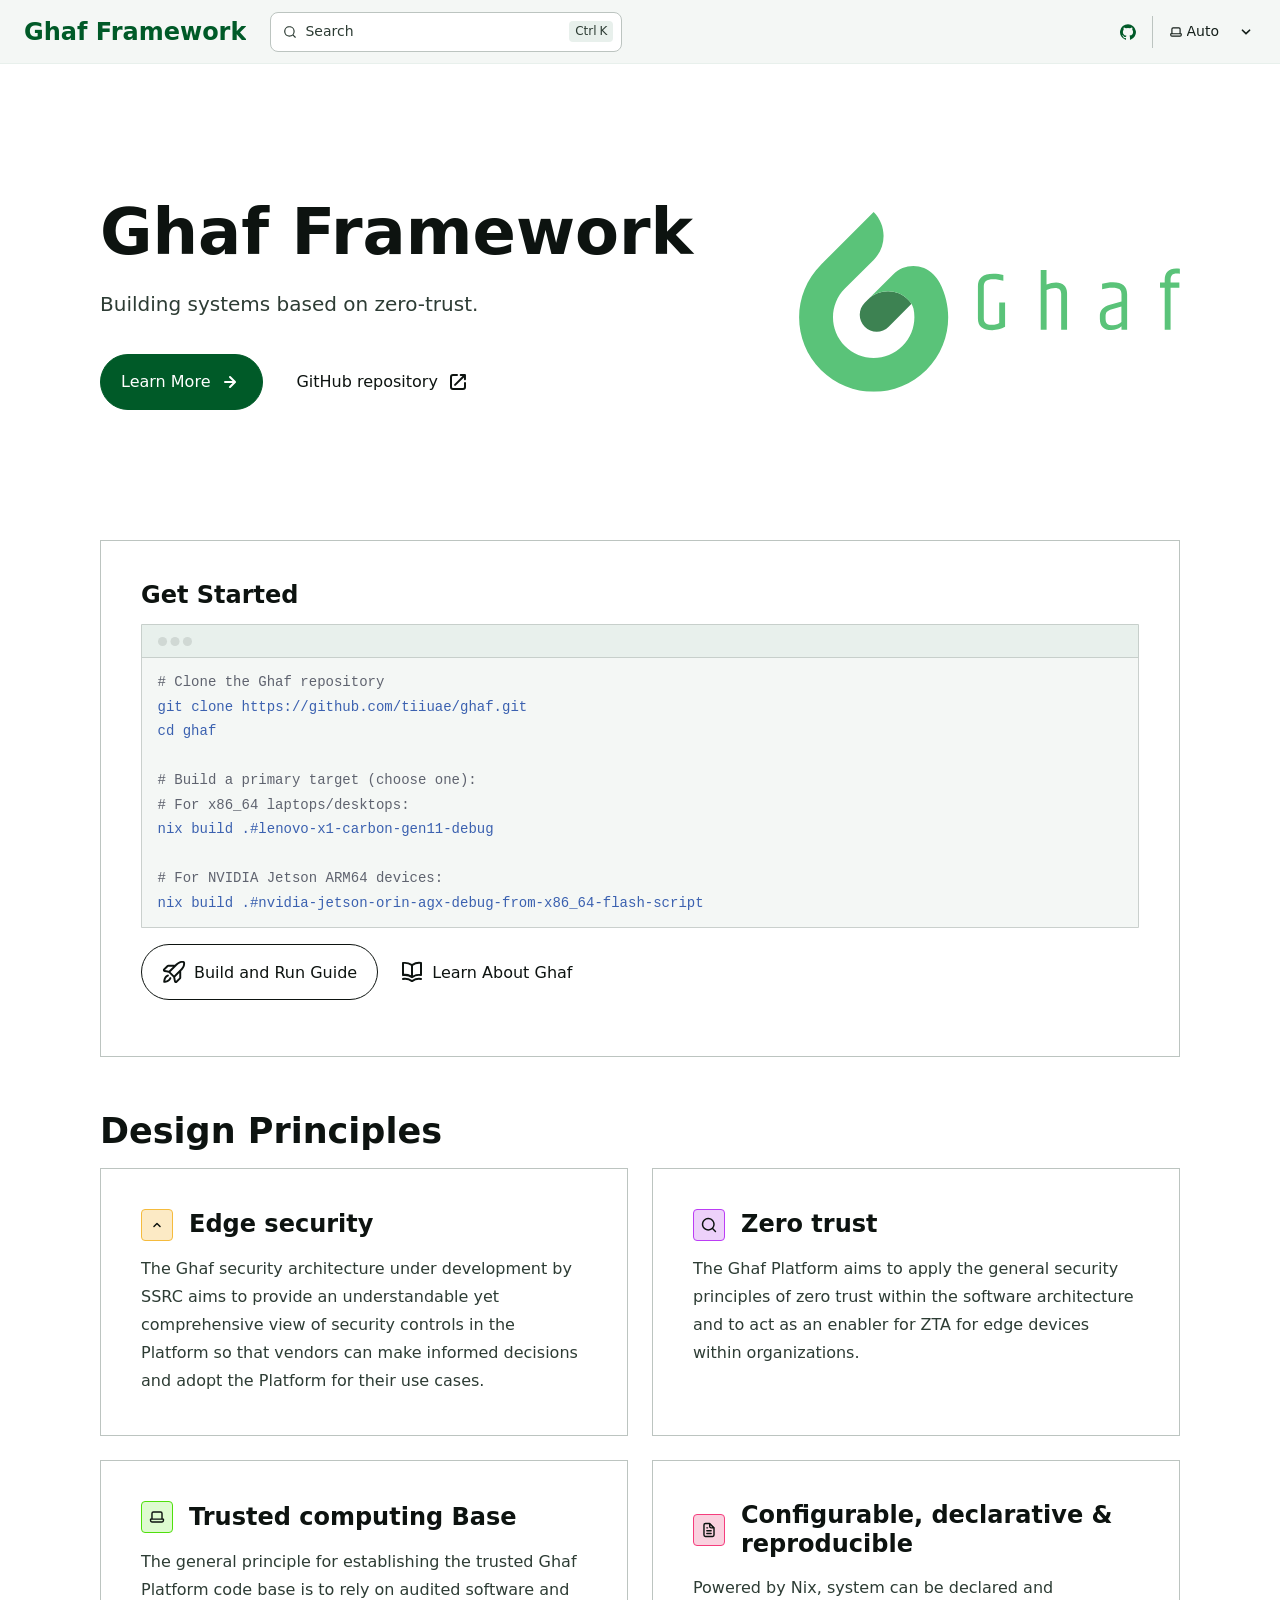
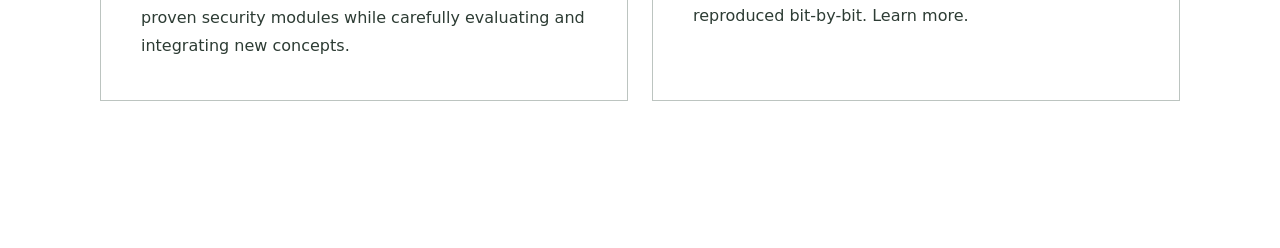
<file: index.html>
<!DOCTYPE html><html lang="en" dir="ltr" data-theme="dark" data-has-hero class="astro-bguv2lll"> <head><meta charset="utf-8"/><meta name="viewport" content="width=device-width, initial-scale=1"/><title>Ghaf Framework | Ghaf Framework</title><link rel="canonical" href="https://ghaf.tii.ae/"/><link rel="sitemap" href="/sitemap-index.xml"/><link rel="shortcut icon" href="/favicon.svg" type="image/svg+xml"/><meta name="generator" content="Astro v5.17.1"/><meta name="generator" content="Starlight v0.37.6"/><meta property="og:title" content="Ghaf Framework"/><meta property="og:type" content="article"/><meta property="og:url" content="https://ghaf.tii.ae/"/><meta property="og:locale" content="en"/><meta property="og:description" content="Building systems based on zero-trust"/><meta property="og:site_name" content="Ghaf Framework"/><meta name="twitter:card" content="summary_large_image"/><meta name="description" content="Building systems based on zero-trust"/><script>
	window.StarlightThemeProvider = (() => {
		const storedTheme =
			typeof localStorage !== 'undefined' && localStorage.getItem('starlight-theme');
		const theme =
			storedTheme ||
			(window.matchMedia('(prefers-color-scheme: light)').matches ? 'light' : 'dark');
		document.documentElement.dataset.theme = theme === 'light' ? 'light' : 'dark';
		return {
			updatePickers(theme = storedTheme || 'auto') {
				document.querySelectorAll('starlight-theme-select').forEach((picker) => {
					const select = picker.querySelector('select');
					if (select) select.value = theme;
					/** @type {HTMLTemplateElement | null} */
					const tmpl = document.querySelector(`#theme-icons`);
					const newIcon = tmpl && tmpl.content.querySelector('.' + theme);
					if (newIcon) {
						const oldIcon = picker.querySelector('svg.label-icon');
						if (oldIcon) {
							oldIcon.replaceChildren(...newIcon.cloneNode(true).childNodes);
						}
					}
				});
			},
		};
	})();
</script><template id="theme-icons"><svg aria-hidden="true" class="light astro-c6vsoqas" width="16" height="16" viewBox="0 0 24 24" fill="currentColor" style="--sl-icon-size: 1em;"><path d="M5 12a1 1 0 0 0-1-1H3a1 1 0 0 0 0 2h1a1 1 0 0 0 1-1Zm.64 5-.71.71a1 1 0 0 0 0 1.41 1 1 0 0 0 1.41 0l.71-.71A1 1 0 0 0 5.64 17ZM12 5a1 1 0 0 0 1-1V3a1 1 0 0 0-2 0v1a1 1 0 0 0 1 1Zm5.66 2.34a1 1 0 0 0 .7-.29l.71-.71a1 1 0 1 0-1.41-1.41l-.66.71a1 1 0 0 0 0 1.41 1 1 0 0 0 .66.29Zm-12-.29a1 1 0 0 0 1.41 0 1 1 0 0 0 0-1.41l-.71-.71a1.004 1.004 0 1 0-1.43 1.41l.73.71ZM21 11h-1a1 1 0 0 0 0 2h1a1 1 0 0 0 0-2Zm-2.64 6A1 1 0 0 0 17 18.36l.71.71a1 1 0 0 0 1.41 0 1 1 0 0 0 0-1.41l-.76-.66ZM12 6.5a5.5 5.5 0 1 0 5.5 5.5A5.51 5.51 0 0 0 12 6.5Zm0 9a3.5 3.5 0 1 1 0-7 3.5 3.5 0 0 1 0 7Zm0 3.5a1 1 0 0 0-1 1v1a1 1 0 0 0 2 0v-1a1 1 0 0 0-1-1Z"/></svg><svg aria-hidden="true" class="dark astro-c6vsoqas" width="16" height="16" viewBox="0 0 24 24" fill="currentColor" style="--sl-icon-size: 1em;"><path d="M21.64 13a1 1 0 0 0-1.05-.14 8.049 8.049 0 0 1-3.37.73 8.15 8.15 0 0 1-8.14-8.1 8.59 8.59 0 0 1 .25-2A1 1 0 0 0 8 2.36a10.14 10.14 0 1 0 14 11.69 1 1 0 0 0-.36-1.05Zm-9.5 6.69A8.14 8.14 0 0 1 7.08 5.22v.27a10.15 10.15 0 0 0 10.14 10.14 9.784 9.784 0 0 0 2.1-.22 8.11 8.11 0 0 1-7.18 4.32v-.04Z"/></svg><svg aria-hidden="true" class="auto astro-c6vsoqas" width="16" height="16" viewBox="0 0 24 24" fill="currentColor" style="--sl-icon-size: 1em;"><path d="M21 14h-1V7a3 3 0 0 0-3-3H7a3 3 0 0 0-3 3v7H3a1 1 0 0 0-1 1v2a3 3 0 0 0 3 3h14a3 3 0 0 0 3-3v-2a1 1 0 0 0-1-1ZM6 7a1 1 0 0 1 1-1h10a1 1 0 0 1 1 1v7H6V7Zm14 10a1 1 0 0 1-1 1H5a1 1 0 0 1-1-1v-1h16v1Z"/></svg></template><link rel="stylesheet" href="/_astro/print.DNXP8c50.css" media="print"><link rel="stylesheet" href="/_astro/index.DRBrafbx.css">
<style>@layer starlight.components{:root{--sl-badge-default-border: var(--sl-color-accent);--sl-badge-default-bg: var(--sl-color-accent-low);--sl-badge-default-text: #fff;--sl-badge-note-border: var(--sl-color-blue);--sl-badge-note-bg: var(--sl-color-blue-low);--sl-badge-note-text: #fff;--sl-badge-danger-border: var(--sl-color-red);--sl-badge-danger-bg: var(--sl-color-red-low);--sl-badge-danger-text: #fff;--sl-badge-success-border: var(--sl-color-green);--sl-badge-success-bg: var(--sl-color-green-low);--sl-badge-success-text: #fff;--sl-badge-caution-border: var(--sl-color-orange);--sl-badge-caution-bg: var(--sl-color-orange-low);--sl-badge-caution-text: #fff;--sl-badge-tip-border: var(--sl-color-purple);--sl-badge-tip-bg: var(--sl-color-purple-low);--sl-badge-tip-text: #fff}[data-theme=light]:root{--sl-badge-default-bg: var(--sl-color-accent-high);--sl-badge-note-bg: var(--sl-color-blue-high);--sl-badge-danger-bg: var(--sl-color-red-high);--sl-badge-success-bg: var(--sl-color-green-high);--sl-badge-caution-bg: var(--sl-color-orange-high);--sl-badge-tip-bg: var(--sl-color-purple-high)}.sl-badge:where(.astro-avdet4wd){display:inline-block;border:1px solid var(--sl-color-border-badge);border-radius:.25rem;font-family:var(--sl-font-system-mono);line-height:normal;color:var(--sl-color-text-badge);background-color:var(--sl-color-bg-badge);overflow-wrap:anywhere}.sidebar-content .sl-badge:where(.astro-avdet4wd){line-height:1;font-size:var(--sl-text-xs);padding:.125rem .375rem}.sidebar-content a[aria-current=page]>.sl-badge:where(.astro-avdet4wd){--sl-color-bg-badge: transparent;--sl-color-border-badge: currentColor;color:inherit}.default:where(.astro-avdet4wd){--sl-color-bg-badge: var(--sl-badge-default-bg);--sl-color-border-badge: var(--sl-badge-default-border);--sl-color-text-badge: var(--sl-badge-default-text)}.note:where(.astro-avdet4wd){--sl-color-bg-badge: var(--sl-badge-note-bg);--sl-color-border-badge: var(--sl-badge-note-border);--sl-color-text-badge: var(--sl-badge-note-text)}.danger:where(.astro-avdet4wd){--sl-color-bg-badge: var(--sl-badge-danger-bg);--sl-color-border-badge: var(--sl-badge-danger-border);--sl-color-text-badge: var(--sl-badge-danger-text)}.success:where(.astro-avdet4wd){--sl-color-bg-badge: var(--sl-badge-success-bg);--sl-color-border-badge: var(--sl-badge-success-border);--sl-color-text-badge: var(--sl-badge-success-text)}.tip:where(.astro-avdet4wd){--sl-color-bg-badge: var(--sl-badge-tip-bg);--sl-color-border-badge: var(--sl-badge-tip-border);--sl-color-text-badge: var(--sl-badge-tip-text)}.caution:where(.astro-avdet4wd){--sl-color-bg-badge: var(--sl-badge-caution-bg);--sl-color-border-badge: var(--sl-badge-caution-border);--sl-color-text-badge: var(--sl-badge-caution-text)}.small:where(.astro-avdet4wd){font-size:var(--sl-text-xs);padding:.125rem .25rem}.medium:where(.astro-avdet4wd){font-size:var(--sl-text-sm);padding:.175rem .35rem}.large:where(.astro-avdet4wd){font-size:var(--sl-text-base);padding:.225rem .45rem}.sl-markdown-content :is(h1,h2,h3,h4,h5,h6) .sl-badge:where(.astro-avdet4wd){vertical-align:middle}}
@layer starlight.components{.card:where(.astro-v5tidmuc){--sl-card-border: var(--sl-color-purple);--sl-card-bg: var(--sl-color-purple-low);border:1px solid var(--sl-color-gray-5);background-color:var(--sl-color-black);padding:clamp(1rem,calc(.125rem + 3vw),2.5rem);flex-direction:column;gap:clamp(.5rem,calc(.125rem + 1vw),1rem)}.card:where(.astro-v5tidmuc):nth-child(4n+1){--sl-card-border: var(--sl-color-orange);--sl-card-bg: var(--sl-color-orange-low)}.card:where(.astro-v5tidmuc):nth-child(4n+3){--sl-card-border: var(--sl-color-green);--sl-card-bg: var(--sl-color-green-low)}.card:where(.astro-v5tidmuc):nth-child(4n+4){--sl-card-border: var(--sl-color-red);--sl-card-bg: var(--sl-color-red-low)}.card:where(.astro-v5tidmuc):nth-child(4n+5){--sl-card-border: var(--sl-color-blue);--sl-card-bg: var(--sl-color-blue-low)}.title:where(.astro-v5tidmuc){font-weight:600;font-size:var(--sl-text-h4);color:var(--sl-color-white);line-height:var(--sl-line-height-headings);gap:1rem;align-items:center}.card:where(.astro-v5tidmuc) .icon:where(.astro-v5tidmuc){border:1px solid var(--sl-card-border);background-color:var(--sl-card-bg);padding:.2em;border-radius:.25rem;flex-shrink:0}.card:where(.astro-v5tidmuc) .body:where(.astro-v5tidmuc){margin:0;font-size:clamp(var(--sl-text-sm),calc(.5rem + 1vw),var(--sl-text-body))}}
@layer starlight.components{.card-grid:where(.astro-zntqmydn){display:grid;grid-template-columns:100%;gap:1rem}.card-grid:where(.astro-zntqmydn)>*{margin-top:0!important}@media(min-width:50rem){.card-grid:where(.astro-zntqmydn){grid-template-columns:1fr 1fr;gap:1.5rem}.stagger:where(.astro-zntqmydn){--stagger-height: 5rem;padding-bottom:var(--stagger-height)}.stagger:where(.astro-zntqmydn)>*:nth-child(2n){transform:translateY(var(--stagger-height))}}}
@layer starlight.components{svg:where(.astro-c6vsoqas){color:var(--sl-icon-color);font-size:var(--sl-icon-size, 1em);width:1em;height:1em}}
@layer starlight.components{starlight-tabs:where(.astro-esqgolmp){display:block}.tablist-wrapper:where(.astro-esqgolmp){overflow-x:auto}:where(.astro-esqgolmp)[role=tablist]{display:flex;list-style:none;border-bottom:2px solid var(--sl-color-gray-5);padding:0}.tab:where(.astro-esqgolmp){display:flex}.tab:where(.astro-esqgolmp)>:where(.astro-esqgolmp)[role=tab]{--sl-tab-color-border: var(--sl-color-gray-5);display:flex;align-items:center;gap:.5rem;line-height:var(--sl-line-height-headings);padding:.275rem 1.25rem;text-decoration:none;box-shadow:0 2px 0 var(--sl-tab-color-border);color:var(--sl-color-gray-3);outline-offset:var(--sl-outline-offset-inside);overflow-wrap:initial}.tab:where(.astro-esqgolmp) :where(.astro-esqgolmp)[role=tab][aria-selected=true]{--sl-tab-color-border: var(--sl-color-text-accent);color:var(--sl-color-white);font-weight:600}.tablist-wrapper:where(.astro-esqgolmp)~[role=tabpanel]{margin-top:1rem}}
@layer starlight.components{.sl-steps{--bullet-size: calc(var(--sl-line-height) * 1rem);--bullet-margin: .375rem;list-style:none;counter-reset:steps-counter var(--sl-steps-start, 0);padding-inline-start:0}.sl-steps>li{counter-increment:steps-counter;position:relative;padding-inline-start:calc(var(--bullet-size) + 1rem);padding-bottom:1px;min-height:calc(var(--bullet-size) + var(--bullet-margin))}.sl-steps>li+li{margin-top:0}.sl-steps>li:before{content:counter(steps-counter);position:absolute;top:0;inset-inline-start:0;width:var(--bullet-size);height:var(--bullet-size);line-height:var(--bullet-size);font-size:var(--sl-text-xs);font-weight:600;text-align:center;color:var(--sl-color-white);background-color:var(--sl-color-gray-6);border-radius:99rem;box-shadow:inset 0 0 0 1px var(--sl-color-gray-5)}.sl-steps>li:after{--guide-width: 1px;content:"";position:absolute;top:calc(var(--bullet-size) + var(--bullet-margin));bottom:var(--bullet-margin);inset-inline-start:calc((var(--bullet-size) - var(--guide-width)) / 2);width:var(--guide-width);background-color:var(--sl-color-hairline-light)}}@layer starlight.content{.sl-steps>li>:first-child{--lh: calc(1em * var(--sl-line-height));--shift-y: calc(.5 * (var(--bullet-size) - var(--lh)));transform:translateY(var(--shift-y));margin-bottom:var(--shift-y)}.sl-steps>li>:first-child:where(h1,h2,h3,h4,h5,h6){--lh: calc(1em * var(--sl-line-height-headings))}@supports (--prop: 1lh){.sl-steps>li>:first-child{--lh: 1lh}}}
@layer starlight.components{starlight-file-tree:where(.astro-p67cqifm){--x-space: 1.5rem;--y-space: .125rem;--y-pad: 0;display:block;border:1px solid var(--sl-color-gray-5);padding:1rem;background-color:var(--sl-color-gray-6);font-size:var(--sl-text-xs);font-family:var(--__sl-font-mono);overflow-x:auto}starlight-file-tree:where(.astro-p67cqifm) .directory>details{border:0;padding:0;padding-inline-start:var(--x-space);background:transparent}starlight-file-tree:where(.astro-p67cqifm) .directory>details>summary{margin-inline-start:calc(-1 * var(--x-space));border:0;padding:var(--y-pad) .625rem;font-weight:400;color:var(--sl-color-white);max-width:100%}starlight-file-tree:where(.astro-p67cqifm) .directory>details>summary::marker,starlight-file-tree:where(.astro-p67cqifm) .directory>details>summary::-webkit-details-marker{color:var(--sl-color-gray-3)}starlight-file-tree:where(.astro-p67cqifm) .directory>details>summary:hover,starlight-file-tree:where(.astro-p67cqifm) .directory>details>summary:hover .tree-icon{cursor:pointer;color:var(--sl-color-text-accent);fill:currentColor}starlight-file-tree:where(.astro-p67cqifm) .directory>details>summary:hover~ul{border-color:var(--sl-color-gray-4)}starlight-file-tree:where(.astro-p67cqifm) .directory>details>summary:hover .highlight .tree-icon{color:var(--sl-color-text-invert);fill:currentColor}starlight-file-tree:where(.astro-p67cqifm) ul{margin-inline-start:.5rem;border-inline-start:1px solid var(--sl-color-gray-5);padding:0;padding-inline-start:.125rem;list-style:none}starlight-file-tree:where(.astro-p67cqifm)>ul{margin:0;border:0;padding:0}starlight-file-tree:where(.astro-p67cqifm) li{margin:var(--y-space) 0;padding:var(--y-pad) 0}starlight-file-tree:where(.astro-p67cqifm) .file{margin-inline-start:calc(var(--x-space) - .125rem);color:var(--sl-color-white)}starlight-file-tree:where(.astro-p67cqifm) .tree-entry{display:inline-flex;align-items:flex-start;flex-wrap:wrap;max-width:calc(100% - 1rem)}@media(min-width:30em){starlight-file-tree:where(.astro-p67cqifm) .tree-entry{flex-wrap:nowrap}}starlight-file-tree:where(.astro-p67cqifm) .tree-entry>:first-child{flex-shrink:0}starlight-file-tree:where(.astro-p67cqifm) .empty{color:var(--sl-color-gray-3);padding-inline-start:.375rem}starlight-file-tree:where(.astro-p67cqifm) .comment{color:var(--sl-color-gray-3);padding-inline-start:1.625rem;max-width:24rem;min-width:12rem}starlight-file-tree:where(.astro-p67cqifm) .highlight{display:inline-block;border-radius:.25rem;padding-inline-end:.5rem;color:var(--sl-color-text-invert);background-color:var(--sl-color-text-accent)}starlight-file-tree:where(.astro-p67cqifm) svg{display:inline;fill:var(--sl-color-gray-3);vertical-align:middle;margin-inline:.25rem .375rem;width:.875rem;height:.875rem}starlight-file-tree:where(.astro-p67cqifm) .highlight svg.tree-icon{fill:currentColor}}
@layer starlight.components{.sl-link-button:where(.astro-xwgiixxa){align-items:center;border:1px solid transparent;border-radius:999rem;display:inline-flex;font-size:var(--sl-text-sm);gap:.5em;line-height:1.1875;outline-offset:.25rem;padding:.4375rem 1.125rem;text-decoration:none}.sl-link-button:where(.astro-xwgiixxa).primary{background:var(--sl-color-text-accent);border-color:var(--sl-color-text-accent);color:var(--sl-color-black)}.sl-link-button:where(.astro-xwgiixxa).primary:hover{color:var(--sl-color-black)}.sl-link-button:where(.astro-xwgiixxa).secondary{border-color:inherit;color:var(--sl-color-white)}.sl-link-button:where(.astro-xwgiixxa).minimal{color:var(--sl-color-white);padding-inline:0}.sl-link-button:where(.astro-xwgiixxa) svg{flex-shrink:0}@media(min-width:50rem){.sl-link-button:where(.astro-xwgiixxa){font-size:var(--sl-text-base);padding:.9375rem 1.25rem}}.sl-markdown-content .sl-link-button:where(.astro-xwgiixxa){margin-inline-end:1rem}.sl-markdown-content .sl-link-button:where(.astro-xwgiixxa):not(:where(p *)){margin-block:1rem}}
</style><script type="module" src="/_astro/page.B1D-nYk3.js"></script></head> <body class="astro-bguv2lll"> <a href="#_top" class="astro-7q3lir66">Skip to content</a>  <div class="page sl-flex astro-vrdttmbt"> <header class="header astro-vrdttmbt"><div class="header astro-kmkmnagf"> <div class="title-wrapper sl-flex astro-kmkmnagf"> <a href="/" class="site-title sl-flex astro-m46x6ez3">  <span class="astro-m46x6ez3" translate="no"> Ghaf Framework </span> </a>  </div> <div class="sl-flex print:hidden astro-kmkmnagf"> <site-search class="astro-kmkmnagf astro-v37mnknz" data-translations="{&#34;placeholder&#34;:&#34;Search&#34;}"> <button data-open-modal disabled aria-label="Search" aria-keyshortcuts="Control+K" class="astro-v37mnknz"> <svg aria-hidden="true" class="astro-v37mnknz astro-c6vsoqas" width="16" height="16" viewBox="0 0 24 24" fill="currentColor" style="--sl-icon-size: 1em;"><path d="M21.71 20.29 18 16.61A9 9 0 1 0 16.61 18l3.68 3.68a.999.999 0 0 0 1.42 0 1 1 0 0 0 0-1.39ZM11 18a7 7 0 1 1 0-14 7 7 0 0 1 0 14Z"/></svg> <span class="sl-hidden md:sl-block astro-v37mnknz" aria-hidden="true">Search</span> <kbd class="sl-hidden md:sl-flex astro-v37mnknz" style="display: none;"> <kbd class="astro-v37mnknz">Ctrl</kbd><kbd class="astro-v37mnknz">K</kbd> </kbd> </button> <dialog style="padding:0" aria-label="Search" class="astro-v37mnknz"> <div class="dialog-frame sl-flex astro-v37mnknz">  <button data-close-modal class="sl-flex md:sl-hidden astro-v37mnknz"> Cancel </button> <div class="search-container astro-v37mnknz"> <div id="starlight__search" class="astro-v37mnknz"></div> </div> </div> </dialog> </site-search>  <script>
	(() => {
		const openBtn = document.querySelector('button[data-open-modal]');
		const shortcut = openBtn?.querySelector('kbd');
		if (!openBtn || !(shortcut instanceof HTMLElement)) return;
		const platformKey = shortcut.querySelector('kbd');
		if (platformKey && /(Mac|iPhone|iPod|iPad)/i.test(navigator.platform)) {
			platformKey.textContent = '⌘';
			openBtn.setAttribute('aria-keyshortcuts', 'Meta+K');
		}
		shortcut.style.display = '';
	})();
</script> <script type="module" src="/_astro/Search.astro_astro_type_script_index_0_lang.cjYDvRdi.js"></script>   </div> <div class="sl-hidden md:sl-flex print:hidden right-group astro-kmkmnagf"> <div class="sl-flex social-icons astro-kmkmnagf"> <a href="https://github.com/tiiuae/ghaf" rel="me" class="sl-flex astro-wy4te6ga"><span class="sr-only astro-wy4te6ga">GitHub</span><svg aria-hidden="true" class="astro-wy4te6ga astro-c6vsoqas" width="16" height="16" viewBox="0 0 24 24" fill="currentColor" style="--sl-icon-size: 1em;"><path d="M12 .3a12 12 0 0 0-3.8 23.38c.6.12.83-.26.83-.57L9 21.07c-3.34.72-4.04-1.61-4.04-1.61-.55-1.39-1.34-1.76-1.34-1.76-1.08-.74.09-.73.09-.73 1.2.09 1.83 1.24 1.83 1.24 1.08 1.83 2.81 1.3 3.5 1 .1-.78.42-1.31.76-1.61-2.67-.3-5.47-1.33-5.47-5.93 0-1.31.47-2.38 1.24-3.22-.14-.3-.54-1.52.1-3.18 0 0 1-.32 3.3 1.23a11.5 11.5 0 0 1 6 0c2.28-1.55 3.29-1.23 3.29-1.23.64 1.66.24 2.88.12 3.18a4.65 4.65 0 0 1 1.23 3.22c0 4.61-2.8 5.63-5.48 5.92.42.36.81 1.1.81 2.22l-.01 3.29c0 .31.2.69.82.57A12 12 0 0 0 12 .3Z"/></svg></a> </div> <starlight-theme-select>  <label style="--sl-select-width: 6.25em" class="astro-4yphtoen"> <span class="sr-only astro-4yphtoen">Select theme</span> <svg aria-hidden="true" class="icon label-icon astro-4yphtoen astro-c6vsoqas" width="16" height="16" viewBox="0 0 24 24" fill="currentColor" style="--sl-icon-size: 1em;"><path d="M21 14h-1V7a3 3 0 0 0-3-3H7a3 3 0 0 0-3 3v7H3a1 1 0 0 0-1 1v2a3 3 0 0 0 3 3h14a3 3 0 0 0 3-3v-2a1 1 0 0 0-1-1ZM6 7a1 1 0 0 1 1-1h10a1 1 0 0 1 1 1v7H6V7Zm14 10a1 1 0 0 1-1 1H5a1 1 0 0 1-1-1v-1h16v1Z"/></svg> <select autocomplete="off" class="astro-4yphtoen"> <option value="dark" class="astro-4yphtoen">Dark</option><option value="light" class="astro-4yphtoen">Light</option><option value="auto" selected class="astro-4yphtoen">Auto</option> </select> <svg aria-hidden="true" class="icon caret astro-4yphtoen astro-c6vsoqas" width="16" height="16" viewBox="0 0 24 24" fill="currentColor" style="--sl-icon-size: 1em;"><path d="M17 9.17a1 1 0 0 0-1.41 0L12 12.71 8.46 9.17a1 1 0 1 0-1.41 1.42l4.24 4.24a1.002 1.002 0 0 0 1.42 0L17 10.59a1.002 1.002 0 0 0 0-1.42Z"/></svg> </label>  </starlight-theme-select>  <script>
	StarlightThemeProvider.updatePickers();
</script> <script type="module">const r="starlight-theme",o=e=>e==="auto"||e==="dark"||e==="light"?e:"auto",c=()=>o(typeof localStorage<"u"&&localStorage.getItem(r));function n(e){typeof localStorage<"u"&&localStorage.setItem(r,e==="light"||e==="dark"?e:"")}const l=()=>matchMedia("(prefers-color-scheme: light)").matches?"light":"dark";function t(e){StarlightThemeProvider.updatePickers(e),document.documentElement.dataset.theme=e==="auto"?l():e,n(e)}matchMedia("(prefers-color-scheme: light)").addEventListener("change",()=>{c()==="auto"&&t("auto")});class s extends HTMLElement{constructor(){super(),t(c()),this.querySelector("select")?.addEventListener("change",a=>{a.currentTarget instanceof HTMLSelectElement&&t(o(a.currentTarget.value))})}}customElements.define("starlight-theme-select",s);</script> <script type="module">class s extends HTMLElement{constructor(){super();const e=this.querySelector("select");e&&(e.addEventListener("change",t=>{t.currentTarget instanceof HTMLSelectElement&&(window.location.pathname=t.currentTarget.value)}),window.addEventListener("pageshow",t=>{if(!t.persisted)return;const n=e.querySelector("option[selected]")?.index;n!==e.selectedIndex&&(e.selectedIndex=n??0)}))}}customElements.define("starlight-lang-select",s);</script> </div> </div> </header>  <div class="main-frame astro-vrdttmbt">  <script type="module">const a=document.getElementById("starlight__sidebar"),n=a?.querySelector("sl-sidebar-state-persist"),o="sl-sidebar-state",i=()=>{let t=[];const e=n?.dataset.hash||"";try{const s=sessionStorage.getItem(o),r=JSON.parse(s||"{}");Array.isArray(r.open)&&r.hash===e&&(t=r.open)}catch{}return{hash:e,open:t,scroll:a?.scrollTop||0}},c=t=>{try{sessionStorage.setItem(o,JSON.stringify(t))}catch{}},d=()=>c(i()),l=(t,e)=>{const s=i();s.open[e]=t,c(s)};n?.addEventListener("click",t=>{if(!(t.target instanceof Element))return;const e=t.target.closest("summary")?.closest("details");if(!e)return;const s=e.querySelector("sl-sidebar-restore"),r=parseInt(s?.dataset.index||"");isNaN(r)||l(!e.open,r)});addEventListener("visibilitychange",()=>{document.visibilityState==="hidden"&&d()});addEventListener("pageHide",d);</script> <div class="lg:sl-flex astro-67yu43on">  <div class="main-pane astro-67yu43on">  <main data-pagefind-body class="astro-bguv2lll" lang="en" dir="ltr">   <div class="content-panel astro-7nkwcw3z"> <div class="sl-container astro-7nkwcw3z"> <div class="hero astro-jbfsktt5"> <img src="/_astro/ghaf-logo.ijnqHGFb_19DKCs.svg" loading="eager" decoding="async" alt fetchpriority="auto" width="400" height="400" class="astro-jbfsktt5">   <div class="sl-flex stack astro-jbfsktt5"> <div class="sl-flex copy astro-jbfsktt5"> <h1 id="_top" data-page-title class="astro-jbfsktt5">Ghaf Framework</h1> <div class="tagline astro-jbfsktt5">Building systems based on zero-trust.</div> </div> <div class="sl-flex actions astro-jbfsktt5"> <a class="sl-link-button not-content primary astro-jbfsktt5 astro-xwgiixxa" href="/ghaf/overview/">  Learn More <svg aria-hidden="true" class="astro-xwgiixxa astro-c6vsoqas" width="16" height="16" viewBox="0 0 24 24" fill="currentColor" style="--sl-icon-size: 1.5rem;"><path d="M17.92 11.62a1.001 1.001 0 0 0-.21-.33l-5-5a1.003 1.003 0 1 0-1.42 1.42l3.3 3.29H7a1 1 0 0 0 0 2h7.59l-3.3 3.29a1.002 1.002 0 0 0 .325 1.639 1 1 0 0 0 1.095-.219l5-5a1 1 0 0 0 .21-.33 1 1 0 0 0 0-.76Z"/></svg> </a> <a class="sl-link-button not-content minimal astro-jbfsktt5 astro-xwgiixxa" href="https://github.com/tiiuae/ghaf">  GitHub repository <svg aria-hidden="true" class="astro-xwgiixxa astro-c6vsoqas" width="16" height="16" viewBox="0 0 24 24" fill="currentColor" style="--sl-icon-size: 1.5rem;"><path d="M19.33 10.18a1 1 0 0 1-.77 0 1 1 0 0 1-.62-.93l.01-1.83-8.2 8.2a1 1 0 0 1-1.41-1.42l8.2-8.2H14.7a1 1 0 0 1 0-2h4.25a1 1 0 0 1 1 1v4.25a1 1 0 0 1-.62.93Z"/><path d="M11 4a1 1 0 1 1 0 2H7a1 1 0 0 0-1 1v10a1 1 0 0 0 1 1h10a1 1 0 0 0 1-1v-4a1 1 0 1 1 2 0v4a3 3 0 0 1-3 3H7a3 3 0 0 1-3-3V7a3 3 0 0 1 3-3h4Z"/></svg> </a>  </div> </div> </div>  <div class="sl-markdown-content"> <article class="card sl-flex astro-v5tidmuc"> <p class="title sl-flex astro-v5tidmuc">  <span class="astro-v5tidmuc">Get Started</span> </p> <div class="body astro-v5tidmuc"><div class="expressive-code"><link rel="stylesheet" href="/_astro/ec.v4551.css"><script type="module" src="/_astro/ec.0vx5m.js"></script><figure class="frame is-terminal not-content"><figcaption class="header"><span class="title"></span><span class="sr-only">Terminal window</span></figcaption><pre data-language="sh"><code><div class="ec-line"><div class="code"><span style="--0:#919F9F;--1:#5F636F"># Clone the Ghaf repository</span></div></div><div class="ec-line"><div class="code"><span style="--0:#82AAFF;--1:#3B61B0">git</span><span style="--0:#D6DEEB;--1:#403F53"> </span><span style="--0:#ECC48D;--1:#3B61B0">clone</span><span style="--0:#D6DEEB;--1:#403F53"> </span><span style="--0:#ECC48D;--1:#3B61B0">https://github.com/tiiuae/ghaf.git</span></div></div><div class="ec-line"><div class="code"><span style="--0:#C5E478;--1:#3B61B0">cd</span><span style="--0:#D6DEEB;--1:#403F53"> </span><span style="--0:#ECC48D;--1:#3B61B0">ghaf</span></div></div><div class="ec-line"><div class="code">
</div></div><div class="ec-line"><div class="code"><span style="--0:#919F9F;--1:#5F636F"># Build a primary target (choose one):</span></div></div><div class="ec-line"><div class="code"><span style="--0:#919F9F;--1:#5F636F"># For x86_64 laptops/desktops:</span></div></div><div class="ec-line"><div class="code"><span style="--0:#82AAFF;--1:#3B61B0">nix</span><span style="--0:#D6DEEB;--1:#403F53"> </span><span style="--0:#ECC48D;--1:#3B61B0">build</span><span style="--0:#D6DEEB;--1:#403F53"> </span><span style="--0:#ECC48D;--1:#3B61B0">.#lenovo-x1-carbon-gen11-debug</span></div></div><div class="ec-line"><div class="code">
</div></div><div class="ec-line"><div class="code"><span style="--0:#919F9F;--1:#5F636F"># For NVIDIA Jetson ARM64 devices:</span></div></div><div class="ec-line"><div class="code"><span style="--0:#82AAFF;--1:#3B61B0">nix</span><span style="--0:#D6DEEB;--1:#403F53"> </span><span style="--0:#ECC48D;--1:#3B61B0">build</span><span style="--0:#D6DEEB;--1:#403F53"> </span><span style="--0:#ECC48D;--1:#3B61B0">.#nvidia-jetson-orin-agx-debug-from-x86_64-flash-script</span></div></div></code></pre><div class="copy"><div aria-live="polite"></div><button title="Copy to clipboard" data-copied="Copied!" data-code="git clone https://github.com/tiiuae/ghaf.gitcd ghafnix build .#lenovo-x1-carbon-gen11-debugnix build .#nvidia-jetson-orin-agx-debug-from-x86_64-flash-script"><div></div></button></div></figure></div><a class="sl-link-button not-content secondary astro-xwgiixxa" href="/ghaf/dev/ref/build_and_run/"> <svg aria-hidden="true" class="astro-xwgiixxa astro-c6vsoqas" width="16" height="16" viewBox="0 0 24 24" fill="currentColor" style="--sl-icon-size: 1.5rem;"><path fill-rule="evenodd" d="M1.44 8.855v-.001l3.527-3.516c.34-.344.802-.541 1.285-.548h6.649l.947-.947c3.07-3.07 6.207-3.072 7.62-2.868a1.821 1.821 0 0 1 1.557 1.557c.204 1.413.203 4.55-2.868 7.62l-.946.946v6.649a1.845 1.845 0 0 1-.549 1.286l-3.516 3.528a1.844 1.844 0 0 1-3.11-.944l-.858-4.275-4.52-4.52-2.31-.463-1.964-.394A1.847 1.847 0 0 1 .98 10.693a1.843 1.843 0 0 1 .46-1.838Zm5.379 2.017-3.873-.776L6.32 6.733h4.638l-4.14 4.14Zm8.403-5.655c2.459-2.46 4.856-2.463 5.89-2.33.134 1.035.13 3.432-2.329 5.891l-6.71 6.71-3.561-3.56 6.71-6.711Zm-1.318 15.837-.776-3.873 4.14-4.14v4.639l-3.364 3.374Z" clip-rule="evenodd"/><path d="M9.318 18.345a.972.972 0 0 0-1.86-.561c-.482 1.435-1.687 2.204-2.934 2.619a8.22 8.22 0 0 1-1.23.302c.062-.365.157-.79.303-1.229.415-1.247 1.184-2.452 2.62-2.935a.971.971 0 1 0-.62-1.842c-.12.04-.236.084-.35.13-2.02.828-3.012 2.588-3.493 4.033a10.383 10.383 0 0 0-.51 2.845l-.001.016v.063c0 .536.434.972.97.972H2.24a7.21 7.21 0 0 0 .878-.065c.527-.063 1.248-.19 2.02-.447 1.445-.48 3.205-1.472 4.033-3.494a5.828 5.828 0 0 0 .147-.407Z"/></svg> <p>Build and Run Guide</p>  </a> <a class="sl-link-button not-content minimal astro-xwgiixxa" href="/ghaf/overview/"> <svg aria-hidden="true" class="astro-xwgiixxa astro-c6vsoqas" width="16" height="16" viewBox="0 0 24 24" fill="currentColor" style="--sl-icon-size: 1.5rem;"><path d="M21.17 2.06A13.1 13.1 0 0 0 19 1.87a12.94 12.94 0 0 0-7 2.05 12.94 12.94 0 0 0-7-2 13.1 13.1 0 0 0-2.17.19 1 1 0 0 0-.83 1v12a1 1 0 0 0 1.17 1 10.9 10.9 0 0 1 8.25 1.91l.12.07h.11a.91.91 0 0 0 .7 0h.11l.12-.07A10.899 10.899 0 0 1 20.83 16 1 1 0 0 0 22 15V3a1 1 0 0 0-.83-.94ZM11 15.35a12.87 12.87 0 0 0-6-1.48H4v-10c.333-.02.667-.02 1 0a10.86 10.86 0 0 1 6 1.8v9.68Zm9-1.44h-1a12.87 12.87 0 0 0-6 1.48V5.67a10.86 10.86 0 0 1 6-1.8c.333-.02.667-.02 1 0v10.04Zm1.17 4.15a13.098 13.098 0 0 0-2.17-.19 12.94 12.94 0 0 0-7 2.05 12.94 12.94 0 0 0-7-2.05c-.727.003-1.453.066-2.17.19A1 1 0 0 0 2 19.21a1 1 0 0 0 1.17.79 10.9 10.9 0 0 1 8.25 1.91 1 1 0 0 0 1.16 0A10.9 10.9 0 0 1 20.83 20a1 1 0 0 0 1.17-.79 1 1 0 0 0-.83-1.15Z"/></svg> <p>Learn About Ghaf</p>  </a> </div> </article> 
<div class="sl-heading-wrapper level-h2"><h2 id="design-principles">Design Principles</h2><a class="sl-anchor-link" href="#design-principles"><span aria-hidden="true" class="sl-anchor-icon"><svg width="16" height="16" viewBox="0 0 24 24"><path fill="currentcolor" d="m12.11 15.39-3.88 3.88a2.52 2.52 0 0 1-3.5 0 2.47 2.47 0 0 1 0-3.5l3.88-3.88a1 1 0 0 0-1.42-1.42l-3.88 3.89a4.48 4.48 0 0 0 6.33 6.33l3.89-3.88a1 1 0 1 0-1.42-1.42Zm8.58-12.08a4.49 4.49 0 0 0-6.33 0l-3.89 3.88a1 1 0 0 0 1.42 1.42l3.88-3.88a2.52 2.52 0 0 1 3.5 0 2.47 2.47 0 0 1 0 3.5l-3.88 3.88a1 1 0 1 0 1.42 1.42l3.88-3.89a4.49 4.49 0 0 0 0-6.33ZM8.83 15.17a1 1 0 0 0 1.1.22 1 1 0 0 0 .32-.22l4.92-4.92a1 1 0 0 0-1.42-1.42l-4.92 4.92a1 1 0 0 0 0 1.42Z"></path></svg></span><span class="sr-only" data-pagefind-ignore>Section titled “Design Principles”</span></a></div>
<div class="card-grid astro-zntqmydn"><article class="card sl-flex astro-v5tidmuc"> <p class="title sl-flex astro-v5tidmuc"> <svg aria-hidden="true" class="icon astro-v5tidmuc astro-c6vsoqas" width="16" height="16" viewBox="0 0 24 24" fill="currentColor" style="--sl-icon-size: 1.333em;"><path d="m17 13.41-4.29-4.24a.999.999 0 0 0-1.42 0l-4.24 4.24a1 1 0 1 0 1.41 1.42L12 11.29l3.54 3.54a1 1 0 0 0 1.41 0 1 1 0 0 0 .05-1.42Z"/></svg> <span class="astro-v5tidmuc">Edge security</span> </p> <div class="body astro-v5tidmuc"><p>The Ghaf security architecture under development by SSRC aims to provide an
understandable yet comprehensive view of security controls in the Platform
so that vendors can make informed decisions and adopt the Platform for their
use cases.</p></div> </article> <article class="card sl-flex astro-v5tidmuc"> <p class="title sl-flex astro-v5tidmuc"> <svg aria-hidden="true" class="icon astro-v5tidmuc astro-c6vsoqas" width="16" height="16" viewBox="0 0 24 24" fill="currentColor" style="--sl-icon-size: 1.333em;"><path d="M21.71 20.29 18 16.61A9 9 0 1 0 16.61 18l3.68 3.68a.999.999 0 0 0 1.42 0 1 1 0 0 0 0-1.39ZM11 18a7 7 0 1 1 0-14 7 7 0 0 1 0 14Z"/></svg> <span class="astro-v5tidmuc">Zero trust</span> </p> <div class="body astro-v5tidmuc"><p>The Ghaf Platform aims to apply the general security principles of zero
trust within the software architecture and to act as an enabler for ZTA for
edge devices within organizations.</p></div> </article> <article class="card sl-flex astro-v5tidmuc"> <p class="title sl-flex astro-v5tidmuc"> <svg aria-hidden="true" class="icon astro-v5tidmuc astro-c6vsoqas" width="16" height="16" viewBox="0 0 24 24" fill="currentColor" style="--sl-icon-size: 1.333em;"><path d="M21 14h-1V7a3 3 0 0 0-3-3H7a3 3 0 0 0-3 3v7H3a1 1 0 0 0-1 1v2a3 3 0 0 0 3 3h14a3 3 0 0 0 3-3v-2a1 1 0 0 0-1-1ZM6 7a1 1 0 0 1 1-1h10a1 1 0 0 1 1 1v7H6V7Zm14 10a1 1 0 0 1-1 1H5a1 1 0 0 1-1-1v-1h16v1Z"/></svg> <span class="astro-v5tidmuc">Trusted computing Base</span> </p> <div class="body astro-v5tidmuc"><p>The general principle for establishing the trusted Ghaf Platform code base
is to rely on audited software and proven security modules while carefully
evaluating and integrating new concepts.</p></div> </article> <article class="card sl-flex astro-v5tidmuc"> <p class="title sl-flex astro-v5tidmuc"> <svg aria-hidden="true" class="icon astro-v5tidmuc astro-c6vsoqas" width="16" height="16" viewBox="0 0 24 24" fill="currentColor" style="--sl-icon-size: 1.333em;"><path d="M9 10h1a1 1 0 1 0 0-2H9a1 1 0 0 0 0 2Zm0 2a1 1 0 0 0 0 2h6a1 1 0 0 0 0-2H9Zm11-3.06a1.3 1.3 0 0 0-.06-.27v-.09c-.05-.1-.11-.2-.19-.28l-6-6a1.07 1.07 0 0 0-.28-.19h-.09a.88.88 0 0 0-.33-.11H7a3 3 0 0 0-3 3v14a3 3 0 0 0 3 3h10a3 3 0 0 0 3-3V8.94Zm-6-3.53L16.59 8H15a1 1 0 0 1-1-1V5.41ZM18 19a1 1 0 0 1-1 1H7a1 1 0 0 1-1-1V5a1 1 0 0 1 1-1h5v3a3 3 0 0 0 3 3h3v9Zm-3-3H9a1 1 0 0 0 0 2h6a1 1 0 0 0 0-2Z"/></svg> <span class="astro-v5tidmuc">Configurable, declarative & reproducible</span> </p> <div class="body astro-v5tidmuc"><p>Powered by Nix, system can be declared and reproduced bit-by-bit. Learn
more.</p></div> </article> </div>  </div> <footer class="sl-flex astro-3yyafb3n"> <div class="meta sl-flex astro-3yyafb3n">   </div> <div class="pagination-links print:hidden astro-u2l5gyhi" dir="ltr">   </div>   </footer>  </div> </div>  </main> </div> </div>  </div> </div>  </body></html>
</file>
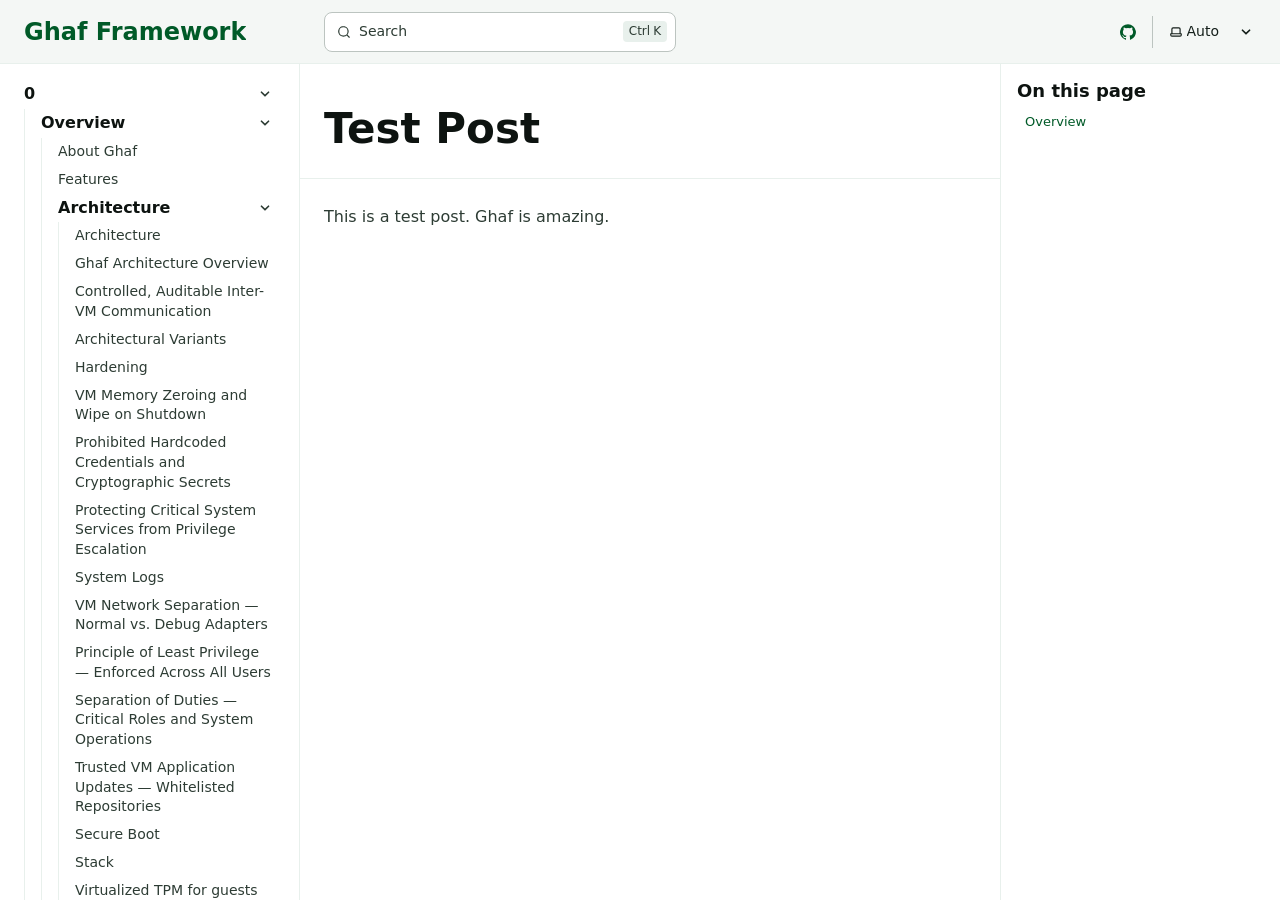
<file: blog/stub-post/index.html>
<!DOCTYPE html><html lang="en" dir="ltr" data-theme="dark" data-has-toc data-has-sidebar class="astro-bguv2lll"> <head><meta charset="utf-8"/><meta name="viewport" content="width=device-width, initial-scale=1"/><title>Test Post | Ghaf Framework</title><link rel="canonical" href="https://ghaf.tii.ae/blog/stub-post/"/><link rel="sitemap" href="/sitemap-index.xml"/><link rel="shortcut icon" href="/favicon.svg" type="image/svg+xml"/><meta name="generator" content="Astro v5.17.1"/><meta name="generator" content="Starlight v0.37.6"/><meta property="og:title" content="Test Post"/><meta property="og:type" content="article"/><meta property="og:url" content="https://ghaf.tii.ae/blog/stub-post/"/><meta property="og:locale" content="en"/><meta property="og:site_name" content="Ghaf Framework"/><meta name="twitter:card" content="summary_large_image"/><script>
	window.StarlightThemeProvider = (() => {
		const storedTheme =
			typeof localStorage !== 'undefined' && localStorage.getItem('starlight-theme');
		const theme =
			storedTheme ||
			(window.matchMedia('(prefers-color-scheme: light)').matches ? 'light' : 'dark');
		document.documentElement.dataset.theme = theme === 'light' ? 'light' : 'dark';
		return {
			updatePickers(theme = storedTheme || 'auto') {
				document.querySelectorAll('starlight-theme-select').forEach((picker) => {
					const select = picker.querySelector('select');
					if (select) select.value = theme;
					/** @type {HTMLTemplateElement | null} */
					const tmpl = document.querySelector(`#theme-icons`);
					const newIcon = tmpl && tmpl.content.querySelector('.' + theme);
					if (newIcon) {
						const oldIcon = picker.querySelector('svg.label-icon');
						if (oldIcon) {
							oldIcon.replaceChildren(...newIcon.cloneNode(true).childNodes);
						}
					}
				});
			},
		};
	})();
</script><template id="theme-icons"><svg aria-hidden="true" class="light astro-c6vsoqas" width="16" height="16" viewBox="0 0 24 24" fill="currentColor" style="--sl-icon-size: 1em;"><path d="M5 12a1 1 0 0 0-1-1H3a1 1 0 0 0 0 2h1a1 1 0 0 0 1-1Zm.64 5-.71.71a1 1 0 0 0 0 1.41 1 1 0 0 0 1.41 0l.71-.71A1 1 0 0 0 5.64 17ZM12 5a1 1 0 0 0 1-1V3a1 1 0 0 0-2 0v1a1 1 0 0 0 1 1Zm5.66 2.34a1 1 0 0 0 .7-.29l.71-.71a1 1 0 1 0-1.41-1.41l-.66.71a1 1 0 0 0 0 1.41 1 1 0 0 0 .66.29Zm-12-.29a1 1 0 0 0 1.41 0 1 1 0 0 0 0-1.41l-.71-.71a1.004 1.004 0 1 0-1.43 1.41l.73.71ZM21 11h-1a1 1 0 0 0 0 2h1a1 1 0 0 0 0-2Zm-2.64 6A1 1 0 0 0 17 18.36l.71.71a1 1 0 0 0 1.41 0 1 1 0 0 0 0-1.41l-.76-.66ZM12 6.5a5.5 5.5 0 1 0 5.5 5.5A5.51 5.51 0 0 0 12 6.5Zm0 9a3.5 3.5 0 1 1 0-7 3.5 3.5 0 0 1 0 7Zm0 3.5a1 1 0 0 0-1 1v1a1 1 0 0 0 2 0v-1a1 1 0 0 0-1-1Z"/></svg><svg aria-hidden="true" class="dark astro-c6vsoqas" width="16" height="16" viewBox="0 0 24 24" fill="currentColor" style="--sl-icon-size: 1em;"><path d="M21.64 13a1 1 0 0 0-1.05-.14 8.049 8.049 0 0 1-3.37.73 8.15 8.15 0 0 1-8.14-8.1 8.59 8.59 0 0 1 .25-2A1 1 0 0 0 8 2.36a10.14 10.14 0 1 0 14 11.69 1 1 0 0 0-.36-1.05Zm-9.5 6.69A8.14 8.14 0 0 1 7.08 5.22v.27a10.15 10.15 0 0 0 10.14 10.14 9.784 9.784 0 0 0 2.1-.22 8.11 8.11 0 0 1-7.18 4.32v-.04Z"/></svg><svg aria-hidden="true" class="auto astro-c6vsoqas" width="16" height="16" viewBox="0 0 24 24" fill="currentColor" style="--sl-icon-size: 1em;"><path d="M21 14h-1V7a3 3 0 0 0-3-3H7a3 3 0 0 0-3 3v7H3a1 1 0 0 0-1 1v2a3 3 0 0 0 3 3h14a3 3 0 0 0 3-3v-2a1 1 0 0 0-1-1ZM6 7a1 1 0 0 1 1-1h10a1 1 0 0 1 1 1v7H6V7Zm14 10a1 1 0 0 1-1 1H5a1 1 0 0 1-1-1v-1h16v1Z"/></svg></template><link rel="stylesheet" href="/_astro/print.DNXP8c50.css" media="print"><link rel="stylesheet" href="/_astro/index.DRBrafbx.css">
<style>@layer starlight.components{:root{--sl-badge-default-border: var(--sl-color-accent);--sl-badge-default-bg: var(--sl-color-accent-low);--sl-badge-default-text: #fff;--sl-badge-note-border: var(--sl-color-blue);--sl-badge-note-bg: var(--sl-color-blue-low);--sl-badge-note-text: #fff;--sl-badge-danger-border: var(--sl-color-red);--sl-badge-danger-bg: var(--sl-color-red-low);--sl-badge-danger-text: #fff;--sl-badge-success-border: var(--sl-color-green);--sl-badge-success-bg: var(--sl-color-green-low);--sl-badge-success-text: #fff;--sl-badge-caution-border: var(--sl-color-orange);--sl-badge-caution-bg: var(--sl-color-orange-low);--sl-badge-caution-text: #fff;--sl-badge-tip-border: var(--sl-color-purple);--sl-badge-tip-bg: var(--sl-color-purple-low);--sl-badge-tip-text: #fff}[data-theme=light]:root{--sl-badge-default-bg: var(--sl-color-accent-high);--sl-badge-note-bg: var(--sl-color-blue-high);--sl-badge-danger-bg: var(--sl-color-red-high);--sl-badge-success-bg: var(--sl-color-green-high);--sl-badge-caution-bg: var(--sl-color-orange-high);--sl-badge-tip-bg: var(--sl-color-purple-high)}.sl-badge:where(.astro-avdet4wd){display:inline-block;border:1px solid var(--sl-color-border-badge);border-radius:.25rem;font-family:var(--sl-font-system-mono);line-height:normal;color:var(--sl-color-text-badge);background-color:var(--sl-color-bg-badge);overflow-wrap:anywhere}.sidebar-content .sl-badge:where(.astro-avdet4wd){line-height:1;font-size:var(--sl-text-xs);padding:.125rem .375rem}.sidebar-content a[aria-current=page]>.sl-badge:where(.astro-avdet4wd){--sl-color-bg-badge: transparent;--sl-color-border-badge: currentColor;color:inherit}.default:where(.astro-avdet4wd){--sl-color-bg-badge: var(--sl-badge-default-bg);--sl-color-border-badge: var(--sl-badge-default-border);--sl-color-text-badge: var(--sl-badge-default-text)}.note:where(.astro-avdet4wd){--sl-color-bg-badge: var(--sl-badge-note-bg);--sl-color-border-badge: var(--sl-badge-note-border);--sl-color-text-badge: var(--sl-badge-note-text)}.danger:where(.astro-avdet4wd){--sl-color-bg-badge: var(--sl-badge-danger-bg);--sl-color-border-badge: var(--sl-badge-danger-border);--sl-color-text-badge: var(--sl-badge-danger-text)}.success:where(.astro-avdet4wd){--sl-color-bg-badge: var(--sl-badge-success-bg);--sl-color-border-badge: var(--sl-badge-success-border);--sl-color-text-badge: var(--sl-badge-success-text)}.tip:where(.astro-avdet4wd){--sl-color-bg-badge: var(--sl-badge-tip-bg);--sl-color-border-badge: var(--sl-badge-tip-border);--sl-color-text-badge: var(--sl-badge-tip-text)}.caution:where(.astro-avdet4wd){--sl-color-bg-badge: var(--sl-badge-caution-bg);--sl-color-border-badge: var(--sl-badge-caution-border);--sl-color-text-badge: var(--sl-badge-caution-text)}.small:where(.astro-avdet4wd){font-size:var(--sl-text-xs);padding:.125rem .25rem}.medium:where(.astro-avdet4wd){font-size:var(--sl-text-sm);padding:.175rem .35rem}.large:where(.astro-avdet4wd){font-size:var(--sl-text-base);padding:.225rem .45rem}.sl-markdown-content :is(h1,h2,h3,h4,h5,h6) .sl-badge:where(.astro-avdet4wd){vertical-align:middle}}
@layer starlight.components{.card:where(.astro-v5tidmuc){--sl-card-border: var(--sl-color-purple);--sl-card-bg: var(--sl-color-purple-low);border:1px solid var(--sl-color-gray-5);background-color:var(--sl-color-black);padding:clamp(1rem,calc(.125rem + 3vw),2.5rem);flex-direction:column;gap:clamp(.5rem,calc(.125rem + 1vw),1rem)}.card:where(.astro-v5tidmuc):nth-child(4n+1){--sl-card-border: var(--sl-color-orange);--sl-card-bg: var(--sl-color-orange-low)}.card:where(.astro-v5tidmuc):nth-child(4n+3){--sl-card-border: var(--sl-color-green);--sl-card-bg: var(--sl-color-green-low)}.card:where(.astro-v5tidmuc):nth-child(4n+4){--sl-card-border: var(--sl-color-red);--sl-card-bg: var(--sl-color-red-low)}.card:where(.astro-v5tidmuc):nth-child(4n+5){--sl-card-border: var(--sl-color-blue);--sl-card-bg: var(--sl-color-blue-low)}.title:where(.astro-v5tidmuc){font-weight:600;font-size:var(--sl-text-h4);color:var(--sl-color-white);line-height:var(--sl-line-height-headings);gap:1rem;align-items:center}.card:where(.astro-v5tidmuc) .icon:where(.astro-v5tidmuc){border:1px solid var(--sl-card-border);background-color:var(--sl-card-bg);padding:.2em;border-radius:.25rem;flex-shrink:0}.card:where(.astro-v5tidmuc) .body:where(.astro-v5tidmuc){margin:0;font-size:clamp(var(--sl-text-sm),calc(.5rem + 1vw),var(--sl-text-body))}}
@layer starlight.components{.card-grid:where(.astro-zntqmydn){display:grid;grid-template-columns:100%;gap:1rem}.card-grid:where(.astro-zntqmydn)>*{margin-top:0!important}@media(min-width:50rem){.card-grid:where(.astro-zntqmydn){grid-template-columns:1fr 1fr;gap:1.5rem}.stagger:where(.astro-zntqmydn){--stagger-height: 5rem;padding-bottom:var(--stagger-height)}.stagger:where(.astro-zntqmydn)>*:nth-child(2n){transform:translateY(var(--stagger-height))}}}
@layer starlight.components{svg:where(.astro-c6vsoqas){color:var(--sl-icon-color);font-size:var(--sl-icon-size, 1em);width:1em;height:1em}}
@layer starlight.components{starlight-tabs:where(.astro-esqgolmp){display:block}.tablist-wrapper:where(.astro-esqgolmp){overflow-x:auto}:where(.astro-esqgolmp)[role=tablist]{display:flex;list-style:none;border-bottom:2px solid var(--sl-color-gray-5);padding:0}.tab:where(.astro-esqgolmp){display:flex}.tab:where(.astro-esqgolmp)>:where(.astro-esqgolmp)[role=tab]{--sl-tab-color-border: var(--sl-color-gray-5);display:flex;align-items:center;gap:.5rem;line-height:var(--sl-line-height-headings);padding:.275rem 1.25rem;text-decoration:none;box-shadow:0 2px 0 var(--sl-tab-color-border);color:var(--sl-color-gray-3);outline-offset:var(--sl-outline-offset-inside);overflow-wrap:initial}.tab:where(.astro-esqgolmp) :where(.astro-esqgolmp)[role=tab][aria-selected=true]{--sl-tab-color-border: var(--sl-color-text-accent);color:var(--sl-color-white);font-weight:600}.tablist-wrapper:where(.astro-esqgolmp)~[role=tabpanel]{margin-top:1rem}}
@layer starlight.components{.sl-steps{--bullet-size: calc(var(--sl-line-height) * 1rem);--bullet-margin: .375rem;list-style:none;counter-reset:steps-counter var(--sl-steps-start, 0);padding-inline-start:0}.sl-steps>li{counter-increment:steps-counter;position:relative;padding-inline-start:calc(var(--bullet-size) + 1rem);padding-bottom:1px;min-height:calc(var(--bullet-size) + var(--bullet-margin))}.sl-steps>li+li{margin-top:0}.sl-steps>li:before{content:counter(steps-counter);position:absolute;top:0;inset-inline-start:0;width:var(--bullet-size);height:var(--bullet-size);line-height:var(--bullet-size);font-size:var(--sl-text-xs);font-weight:600;text-align:center;color:var(--sl-color-white);background-color:var(--sl-color-gray-6);border-radius:99rem;box-shadow:inset 0 0 0 1px var(--sl-color-gray-5)}.sl-steps>li:after{--guide-width: 1px;content:"";position:absolute;top:calc(var(--bullet-size) + var(--bullet-margin));bottom:var(--bullet-margin);inset-inline-start:calc((var(--bullet-size) - var(--guide-width)) / 2);width:var(--guide-width);background-color:var(--sl-color-hairline-light)}}@layer starlight.content{.sl-steps>li>:first-child{--lh: calc(1em * var(--sl-line-height));--shift-y: calc(.5 * (var(--bullet-size) - var(--lh)));transform:translateY(var(--shift-y));margin-bottom:var(--shift-y)}.sl-steps>li>:first-child:where(h1,h2,h3,h4,h5,h6){--lh: calc(1em * var(--sl-line-height-headings))}@supports (--prop: 1lh){.sl-steps>li>:first-child{--lh: 1lh}}}
@layer starlight.components{starlight-file-tree:where(.astro-p67cqifm){--x-space: 1.5rem;--y-space: .125rem;--y-pad: 0;display:block;border:1px solid var(--sl-color-gray-5);padding:1rem;background-color:var(--sl-color-gray-6);font-size:var(--sl-text-xs);font-family:var(--__sl-font-mono);overflow-x:auto}starlight-file-tree:where(.astro-p67cqifm) .directory>details{border:0;padding:0;padding-inline-start:var(--x-space);background:transparent}starlight-file-tree:where(.astro-p67cqifm) .directory>details>summary{margin-inline-start:calc(-1 * var(--x-space));border:0;padding:var(--y-pad) .625rem;font-weight:400;color:var(--sl-color-white);max-width:100%}starlight-file-tree:where(.astro-p67cqifm) .directory>details>summary::marker,starlight-file-tree:where(.astro-p67cqifm) .directory>details>summary::-webkit-details-marker{color:var(--sl-color-gray-3)}starlight-file-tree:where(.astro-p67cqifm) .directory>details>summary:hover,starlight-file-tree:where(.astro-p67cqifm) .directory>details>summary:hover .tree-icon{cursor:pointer;color:var(--sl-color-text-accent);fill:currentColor}starlight-file-tree:where(.astro-p67cqifm) .directory>details>summary:hover~ul{border-color:var(--sl-color-gray-4)}starlight-file-tree:where(.astro-p67cqifm) .directory>details>summary:hover .highlight .tree-icon{color:var(--sl-color-text-invert);fill:currentColor}starlight-file-tree:where(.astro-p67cqifm) ul{margin-inline-start:.5rem;border-inline-start:1px solid var(--sl-color-gray-5);padding:0;padding-inline-start:.125rem;list-style:none}starlight-file-tree:where(.astro-p67cqifm)>ul{margin:0;border:0;padding:0}starlight-file-tree:where(.astro-p67cqifm) li{margin:var(--y-space) 0;padding:var(--y-pad) 0}starlight-file-tree:where(.astro-p67cqifm) .file{margin-inline-start:calc(var(--x-space) - .125rem);color:var(--sl-color-white)}starlight-file-tree:where(.astro-p67cqifm) .tree-entry{display:inline-flex;align-items:flex-start;flex-wrap:wrap;max-width:calc(100% - 1rem)}@media(min-width:30em){starlight-file-tree:where(.astro-p67cqifm) .tree-entry{flex-wrap:nowrap}}starlight-file-tree:where(.astro-p67cqifm) .tree-entry>:first-child{flex-shrink:0}starlight-file-tree:where(.astro-p67cqifm) .empty{color:var(--sl-color-gray-3);padding-inline-start:.375rem}starlight-file-tree:where(.astro-p67cqifm) .comment{color:var(--sl-color-gray-3);padding-inline-start:1.625rem;max-width:24rem;min-width:12rem}starlight-file-tree:where(.astro-p67cqifm) .highlight{display:inline-block;border-radius:.25rem;padding-inline-end:.5rem;color:var(--sl-color-text-invert);background-color:var(--sl-color-text-accent)}starlight-file-tree:where(.astro-p67cqifm) svg{display:inline;fill:var(--sl-color-gray-3);vertical-align:middle;margin-inline:.25rem .375rem;width:.875rem;height:.875rem}starlight-file-tree:where(.astro-p67cqifm) .highlight svg.tree-icon{fill:currentColor}}
@layer starlight.components{.sl-link-button:where(.astro-xwgiixxa){align-items:center;border:1px solid transparent;border-radius:999rem;display:inline-flex;font-size:var(--sl-text-sm);gap:.5em;line-height:1.1875;outline-offset:.25rem;padding:.4375rem 1.125rem;text-decoration:none}.sl-link-button:where(.astro-xwgiixxa).primary{background:var(--sl-color-text-accent);border-color:var(--sl-color-text-accent);color:var(--sl-color-black)}.sl-link-button:where(.astro-xwgiixxa).primary:hover{color:var(--sl-color-black)}.sl-link-button:where(.astro-xwgiixxa).secondary{border-color:inherit;color:var(--sl-color-white)}.sl-link-button:where(.astro-xwgiixxa).minimal{color:var(--sl-color-white);padding-inline:0}.sl-link-button:where(.astro-xwgiixxa) svg{flex-shrink:0}@media(min-width:50rem){.sl-link-button:where(.astro-xwgiixxa){font-size:var(--sl-text-base);padding:.9375rem 1.25rem}}.sl-markdown-content .sl-link-button:where(.astro-xwgiixxa){margin-inline-end:1rem}.sl-markdown-content .sl-link-button:where(.astro-xwgiixxa):not(:where(p *)){margin-block:1rem}}
</style><script type="module" src="/_astro/page.B1D-nYk3.js"></script></head> <body class="astro-bguv2lll"> <a href="#_top" class="astro-7q3lir66">Skip to content</a>  <div class="page sl-flex astro-vrdttmbt"> <header class="header astro-vrdttmbt"><div class="header astro-kmkmnagf"> <div class="title-wrapper sl-flex astro-kmkmnagf"> <a href="/" class="site-title sl-flex astro-m46x6ez3">  <span class="astro-m46x6ez3" translate="no"> Ghaf Framework </span> </a>  </div> <div class="sl-flex print:hidden astro-kmkmnagf"> <site-search class="astro-kmkmnagf astro-v37mnknz" data-translations="{&#34;placeholder&#34;:&#34;Search&#34;}"> <button data-open-modal disabled aria-label="Search" aria-keyshortcuts="Control+K" class="astro-v37mnknz"> <svg aria-hidden="true" class="astro-v37mnknz astro-c6vsoqas" width="16" height="16" viewBox="0 0 24 24" fill="currentColor" style="--sl-icon-size: 1em;"><path d="M21.71 20.29 18 16.61A9 9 0 1 0 16.61 18l3.68 3.68a.999.999 0 0 0 1.42 0 1 1 0 0 0 0-1.39ZM11 18a7 7 0 1 1 0-14 7 7 0 0 1 0 14Z"/></svg> <span class="sl-hidden md:sl-block astro-v37mnknz" aria-hidden="true">Search</span> <kbd class="sl-hidden md:sl-flex astro-v37mnknz" style="display: none;"> <kbd class="astro-v37mnknz">Ctrl</kbd><kbd class="astro-v37mnknz">K</kbd> </kbd> </button> <dialog style="padding:0" aria-label="Search" class="astro-v37mnknz"> <div class="dialog-frame sl-flex astro-v37mnknz">  <button data-close-modal class="sl-flex md:sl-hidden astro-v37mnknz"> Cancel </button> <div class="search-container astro-v37mnknz"> <div id="starlight__search" class="astro-v37mnknz"></div> </div> </div> </dialog> </site-search>  <script>
	(() => {
		const openBtn = document.querySelector('button[data-open-modal]');
		const shortcut = openBtn?.querySelector('kbd');
		if (!openBtn || !(shortcut instanceof HTMLElement)) return;
		const platformKey = shortcut.querySelector('kbd');
		if (platformKey && /(Mac|iPhone|iPod|iPad)/i.test(navigator.platform)) {
			platformKey.textContent = '⌘';
			openBtn.setAttribute('aria-keyshortcuts', 'Meta+K');
		}
		shortcut.style.display = '';
	})();
</script> <script type="module" src="/_astro/Search.astro_astro_type_script_index_0_lang.cjYDvRdi.js"></script>   </div> <div class="sl-hidden md:sl-flex print:hidden right-group astro-kmkmnagf"> <div class="sl-flex social-icons astro-kmkmnagf"> <a href="https://github.com/tiiuae/ghaf" rel="me" class="sl-flex astro-wy4te6ga"><span class="sr-only astro-wy4te6ga">GitHub</span><svg aria-hidden="true" class="astro-wy4te6ga astro-c6vsoqas" width="16" height="16" viewBox="0 0 24 24" fill="currentColor" style="--sl-icon-size: 1em;"><path d="M12 .3a12 12 0 0 0-3.8 23.38c.6.12.83-.26.83-.57L9 21.07c-3.34.72-4.04-1.61-4.04-1.61-.55-1.39-1.34-1.76-1.34-1.76-1.08-.74.09-.73.09-.73 1.2.09 1.83 1.24 1.83 1.24 1.08 1.83 2.81 1.3 3.5 1 .1-.78.42-1.31.76-1.61-2.67-.3-5.47-1.33-5.47-5.93 0-1.31.47-2.38 1.24-3.22-.14-.3-.54-1.52.1-3.18 0 0 1-.32 3.3 1.23a11.5 11.5 0 0 1 6 0c2.28-1.55 3.29-1.23 3.29-1.23.64 1.66.24 2.88.12 3.18a4.65 4.65 0 0 1 1.23 3.22c0 4.61-2.8 5.63-5.48 5.92.42.36.81 1.1.81 2.22l-.01 3.29c0 .31.2.69.82.57A12 12 0 0 0 12 .3Z"/></svg></a> </div> <starlight-theme-select>  <label style="--sl-select-width: 6.25em" class="astro-4yphtoen"> <span class="sr-only astro-4yphtoen">Select theme</span> <svg aria-hidden="true" class="icon label-icon astro-4yphtoen astro-c6vsoqas" width="16" height="16" viewBox="0 0 24 24" fill="currentColor" style="--sl-icon-size: 1em;"><path d="M21 14h-1V7a3 3 0 0 0-3-3H7a3 3 0 0 0-3 3v7H3a1 1 0 0 0-1 1v2a3 3 0 0 0 3 3h14a3 3 0 0 0 3-3v-2a1 1 0 0 0-1-1ZM6 7a1 1 0 0 1 1-1h10a1 1 0 0 1 1 1v7H6V7Zm14 10a1 1 0 0 1-1 1H5a1 1 0 0 1-1-1v-1h16v1Z"/></svg> <select autocomplete="off" class="astro-4yphtoen"> <option value="dark" class="astro-4yphtoen">Dark</option><option value="light" class="astro-4yphtoen">Light</option><option value="auto" selected class="astro-4yphtoen">Auto</option> </select> <svg aria-hidden="true" class="icon caret astro-4yphtoen astro-c6vsoqas" width="16" height="16" viewBox="0 0 24 24" fill="currentColor" style="--sl-icon-size: 1em;"><path d="M17 9.17a1 1 0 0 0-1.41 0L12 12.71 8.46 9.17a1 1 0 1 0-1.41 1.42l4.24 4.24a1.002 1.002 0 0 0 1.42 0L17 10.59a1.002 1.002 0 0 0 0-1.42Z"/></svg> </label>  </starlight-theme-select>  <script>
	StarlightThemeProvider.updatePickers();
</script> <script type="module">const r="starlight-theme",o=e=>e==="auto"||e==="dark"||e==="light"?e:"auto",c=()=>o(typeof localStorage<"u"&&localStorage.getItem(r));function n(e){typeof localStorage<"u"&&localStorage.setItem(r,e==="light"||e==="dark"?e:"")}const l=()=>matchMedia("(prefers-color-scheme: light)").matches?"light":"dark";function t(e){StarlightThemeProvider.updatePickers(e),document.documentElement.dataset.theme=e==="auto"?l():e,n(e)}matchMedia("(prefers-color-scheme: light)").addEventListener("change",()=>{c()==="auto"&&t("auto")});class s extends HTMLElement{constructor(){super(),t(c()),this.querySelector("select")?.addEventListener("change",a=>{a.currentTarget instanceof HTMLSelectElement&&t(o(a.currentTarget.value))})}}customElements.define("starlight-theme-select",s);</script> <script type="module">class s extends HTMLElement{constructor(){super();const e=this.querySelector("select");e&&(e.addEventListener("change",t=>{t.currentTarget instanceof HTMLSelectElement&&(window.location.pathname=t.currentTarget.value)}),window.addEventListener("pageshow",t=>{if(!t.persisted)return;const n=e.querySelector("option[selected]")?.index;n!==e.selectedIndex&&(e.selectedIndex=n??0)}))}}customElements.define("starlight-lang-select",s);</script> </div> </div> </header> <nav class="sidebar print:hidden astro-vrdttmbt" aria-label="Main"> <starlight-menu-button class="print:hidden astro-jif73yzw"> <button aria-expanded="false" aria-label="Menu" aria-controls="starlight__sidebar" class="sl-flex md:sl-hidden astro-jif73yzw"> <svg aria-hidden="true" class="open-menu astro-jif73yzw astro-c6vsoqas" width="16" height="16" viewBox="0 0 24 24" fill="currentColor" style="--sl-icon-size: 1em;"><path d="M3 8h18a1 1 0 1 0 0-2H3a1 1 0 0 0 0 2Zm18 8H3a1 1 0 0 0 0 2h18a1 1 0 0 0 0-2Zm0-5H3a1 1 0 0 0 0 2h18a1 1 0 0 0 0-2Z"/></svg> <svg aria-hidden="true" class="close-menu astro-jif73yzw astro-c6vsoqas" width="16" height="16" viewBox="0 0 24 24" fill="currentColor" style="--sl-icon-size: 1em;"><path d="m13.41 12 6.3-6.29a1.004 1.004 0 1 0-1.42-1.42L12 10.59l-6.29-6.3a1.004 1.004 0 0 0-1.42 1.42l6.3 6.29-6.3 6.29a1 1 0 0 0 0 1.42.998.998 0 0 0 1.42 0l6.29-6.3 6.29 6.3a.999.999 0 0 0 1.42 0 1 1 0 0 0 0-1.42L13.41 12Z"/></svg> </button> </starlight-menu-button> <script type="module">class s extends HTMLElement{constructor(){super(),this.btn=this.querySelector("button"),this.btn.addEventListener("click",()=>this.toggleExpanded());const t=this.closest("nav");t&&t.addEventListener("keyup",e=>this.closeOnEscape(e))}setExpanded(t){this.setAttribute("aria-expanded",String(t)),document.body.toggleAttribute("data-mobile-menu-expanded",t)}toggleExpanded(){this.setExpanded(this.getAttribute("aria-expanded")!=="true")}closeOnEscape(t){t.code==="Escape"&&(this.setExpanded(!1),this.btn.focus())}}customElements.define("starlight-menu-button",s);</script>   <div id="starlight__sidebar" class="sidebar-pane astro-vrdttmbt"> <div class="sidebar-content sl-flex astro-vrdttmbt">  <sl-sidebar-state-persist data-hash="0uc7l9a" class="astro-kku4brbg"> <script aria-hidden="true">
		(() => {
			try {
				if (!matchMedia('(min-width: 50em)').matches) return;
				/** @type {HTMLElement | null} */
				const target = document.querySelector('sl-sidebar-state-persist');
				const state = JSON.parse(sessionStorage.getItem('sl-sidebar-state') || '0');
				if (!target || !state || target.dataset.hash !== state.hash) return;
				window._starlightScrollRestore = state.scroll;
				customElements.define(
					'sl-sidebar-restore',
					class SidebarRestore extends HTMLElement {
						connectedCallback() {
							try {
								const idx = parseInt(this.dataset.index || '');
								const details = this.closest('details');
								if (details && typeof state.open[idx] === 'boolean') details.open = state.open[idx];
							} catch {}
						}
					}
				);
			} catch {}
		})();
	</script>  <ul class="top-level astro-3ii7xxms"> <li class="astro-3ii7xxms"> <details open class="astro-3ii7xxms"> <summary class="astro-3ii7xxms"> <span class="group-label astro-3ii7xxms"> <span class="large astro-3ii7xxms">0</span>  </span> <svg aria-hidden="true" class="caret astro-3ii7xxms astro-c6vsoqas" width="16" height="16" viewBox="0 0 24 24" fill="currentColor" style="--sl-icon-size: 1.25rem;"><path d="m14.83 11.29-4.24-4.24a1 1 0 1 0-1.42 1.41L12.71 12l-3.54 3.54a1 1 0 0 0 0 1.41 1 1 0 0 0 .71.29 1 1 0 0 0 .71-.29l4.24-4.24a1.002 1.002 0 0 0 0-1.42Z"/></svg> </summary> <sl-sidebar-restore data-index="0"></sl-sidebar-restore> <ul class="astro-3ii7xxms"> <li class="astro-3ii7xxms"> <details open class="astro-3ii7xxms"> <summary class="astro-3ii7xxms"> <span class="group-label astro-3ii7xxms"> <span class="large astro-3ii7xxms">Overview</span>  </span> <svg aria-hidden="true" class="caret astro-3ii7xxms astro-c6vsoqas" width="16" height="16" viewBox="0 0 24 24" fill="currentColor" style="--sl-icon-size: 1.25rem;"><path d="m14.83 11.29-4.24-4.24a1 1 0 1 0-1.42 1.41L12.71 12l-3.54 3.54a1 1 0 0 0 0 1.41 1 1 0 0 0 .71.29 1 1 0 0 0 .71-.29l4.24-4.24a1.002 1.002 0 0 0 0-1.42Z"/></svg> </summary> <sl-sidebar-restore data-index="1"></sl-sidebar-restore> <ul class="astro-3ii7xxms"> <li class="astro-3ii7xxms"> <a href="/ghaf/overview/" class="astro-3ii7xxms"> <span class="astro-3ii7xxms">About Ghaf</span>  </a> </li><li class="astro-3ii7xxms"> <a href="/ghaf/overview/features/" class="astro-3ii7xxms"> <span class="astro-3ii7xxms">Features</span>  </a> </li><li class="astro-3ii7xxms"> <details open class="astro-3ii7xxms"> <summary class="astro-3ii7xxms"> <span class="group-label astro-3ii7xxms"> <span class="large astro-3ii7xxms">Architecture</span>  </span> <svg aria-hidden="true" class="caret astro-3ii7xxms astro-c6vsoqas" width="16" height="16" viewBox="0 0 24 24" fill="currentColor" style="--sl-icon-size: 1.25rem;"><path d="m14.83 11.29-4.24-4.24a1 1 0 1 0-1.42 1.41L12.71 12l-3.54 3.54a1 1 0 0 0 0 1.41 1 1 0 0 0 .71.29 1 1 0 0 0 .71-.29l4.24-4.24a1.002 1.002 0 0 0 0-1.42Z"/></svg> </summary> <sl-sidebar-restore data-index="2"></sl-sidebar-restore> <ul class="astro-3ii7xxms"> <li class="astro-3ii7xxms"> <a href="/ghaf/overview/arch/" class="astro-3ii7xxms"> <span class="astro-3ii7xxms">Architecture</span>  </a> </li><li class="astro-3ii7xxms"> <a href="/ghaf/overview/arch/system-architecture/" class="astro-3ii7xxms"> <span class="astro-3ii7xxms">Ghaf Architecture Overview</span>  </a> </li><li class="astro-3ii7xxms"> <a href="/ghaf/overview/arch/inter-vm-communication-control/" class="astro-3ii7xxms"> <span class="astro-3ii7xxms">Controlled, Auditable Inter-VM Communication</span>  </a> </li><li class="astro-3ii7xxms"> <a href="/ghaf/overview/arch/variants/" class="astro-3ii7xxms"> <span class="astro-3ii7xxms">Architectural Variants</span>  </a> </li><li class="astro-3ii7xxms"> <a href="/ghaf/overview/arch/hardening/" class="astro-3ii7xxms"> <span class="astro-3ii7xxms">Hardening</span>  </a> </li><li class="astro-3ii7xxms"> <a href="/ghaf/overview/arch/vm-memory-wipe/" class="astro-3ii7xxms"> <span class="astro-3ii7xxms">VM Memory Zeroing and Wipe on Shutdown</span>  </a> </li><li class="astro-3ii7xxms"> <a href="/ghaf/overview/arch/prohibited-hardcoded-secrets/" class="astro-3ii7xxms"> <span class="astro-3ii7xxms">Prohibited Hardcoded Credentials and Cryptographic Secrets</span>  </a> </li><li class="astro-3ii7xxms"> <a href="/ghaf/overview/arch/critical-services-privilege-escalation/" class="astro-3ii7xxms"> <span class="astro-3ii7xxms">Protecting Critical System Services from Privilege Escalation</span>  </a> </li><li class="astro-3ii7xxms"> <a href="/ghaf/overview/arch/system-logs-encryption/" class="astro-3ii7xxms"> <span class="astro-3ii7xxms">System Logs</span>  </a> </li><li class="astro-3ii7xxms"> <a href="/ghaf/overview/arch/vm-network-separation/" class="astro-3ii7xxms"> <span class="astro-3ii7xxms">VM Network Separation — Normal vs. Debug Adapters</span>  </a> </li><li class="astro-3ii7xxms"> <a href="/ghaf/overview/arch/least-privilege/" class="astro-3ii7xxms"> <span class="astro-3ii7xxms">Principle of Least Privilege — Enforced Across All Users</span>  </a> </li><li class="astro-3ii7xxms"> <a href="/ghaf/overview/arch/separation-of-duties/" class="astro-3ii7xxms"> <span class="astro-3ii7xxms">Separation of Duties — Critical Roles and System Operations</span>  </a> </li><li class="astro-3ii7xxms"> <a href="/ghaf/overview/arch/trusted-vm-whitelisted-repos/" class="astro-3ii7xxms"> <span class="astro-3ii7xxms">Trusted VM Application Updates — Whitelisted Repositories</span>  </a> </li><li class="astro-3ii7xxms"> <a href="/ghaf/overview/arch/secureboot/" class="astro-3ii7xxms"> <span class="astro-3ii7xxms">Secure Boot</span>  </a> </li><li class="astro-3ii7xxms"> <a href="/ghaf/overview/arch/stack/" class="astro-3ii7xxms"> <span class="astro-3ii7xxms">Stack</span>  </a> </li><li class="astro-3ii7xxms"> <a href="/ghaf/overview/arch/guest-tpm/" class="astro-3ii7xxms"> <span class="astro-3ii7xxms">Virtualized TPM for guests</span>  </a> </li> </ul>  </details> </li><li class="astro-3ii7xxms"> <details class="astro-3ii7xxms"> <summary class="astro-3ii7xxms"> <span class="group-label astro-3ii7xxms"> <span class="large astro-3ii7xxms">Architecture Decision Records</span>  </span> <svg aria-hidden="true" class="caret astro-3ii7xxms astro-c6vsoqas" width="16" height="16" viewBox="0 0 24 24" fill="currentColor" style="--sl-icon-size: 1.25rem;"><path d="m14.83 11.29-4.24-4.24a1 1 0 1 0-1.42 1.41L12.71 12l-3.54 3.54a1 1 0 0 0 0 1.41 1 1 0 0 0 .71.29 1 1 0 0 0 .71-.29l4.24-4.24a1.002 1.002 0 0 0 0-1.42Z"/></svg> </summary> <sl-sidebar-restore data-index="3"></sl-sidebar-restore> <ul class="astro-3ii7xxms"> <li class="astro-3ii7xxms"> <a href="/ghaf/overview/arch/adr/" class="astro-3ii7xxms"> <span class="astro-3ii7xxms">ADRs</span>  </a> </li><li class="astro-3ii7xxms"> <a href="/ghaf/overview/arch/adr/minimal-host/" class="astro-3ii7xxms"> <span class="astro-3ii7xxms">Minimal Host</span> <span class="sl-badge caution small  astro-3ii7xxms astro-avdet4wd">Proposed</span> </a> </li><li class="astro-3ii7xxms"> <a href="/ghaf/overview/arch/adr/netvm/" class="astro-3ii7xxms"> <span class="astro-3ii7xxms">Networking Virtual Machine</span> <span class="sl-badge caution small  astro-3ii7xxms astro-avdet4wd">Proposed</span> </a> </li><li class="astro-3ii7xxms"> <a href="/ghaf/overview/arch/adr/idsvm/" class="astro-3ii7xxms"> <span class="astro-3ii7xxms">Intrusion Detection System Virtual Machine</span> <span class="sl-badge caution small  astro-3ii7xxms astro-avdet4wd">Proposed</span> </a> </li><li class="astro-3ii7xxms"> <a href="/ghaf/overview/arch/adr/platform-bus-passthrough-support/" class="astro-3ii7xxms"> <span class="astro-3ii7xxms">rust-vmm—Bus Passthrough Support for Rust VMMs</span> <span class="sl-badge caution small  astro-3ii7xxms astro-avdet4wd">Proposed</span> </a> </li><li class="astro-3ii7xxms"> <a href="/ghaf/overview/arch/adr/fss/" class="astro-3ii7xxms"> <span class="astro-3ii7xxms">Forward Secure Sealing for Audit Logs</span> <span class="sl-badge success small  astro-3ii7xxms astro-avdet4wd">Accepted</span> </a> </li> </ul>  </details> </li> </ul>  </details> </li><li class="astro-3ii7xxms"> <details open class="astro-3ii7xxms"> <summary class="astro-3ii7xxms"> <span class="group-label astro-3ii7xxms"> <span class="large astro-3ii7xxms">Developer Guide</span>  </span> <svg aria-hidden="true" class="caret astro-3ii7xxms astro-c6vsoqas" width="16" height="16" viewBox="0 0 24 24" fill="currentColor" style="--sl-icon-size: 1.25rem;"><path d="m14.83 11.29-4.24-4.24a1 1 0 1 0-1.42 1.41L12.71 12l-3.54 3.54a1 1 0 0 0 0 1.41 1 1 0 0 0 .71.29 1 1 0 0 0 .71-.29l4.24-4.24a1.002 1.002 0 0 0 0-1.42Z"/></svg> </summary> <sl-sidebar-restore data-index="4"></sl-sidebar-restore> <ul class="astro-3ii7xxms"> <li class="astro-3ii7xxms"> <details open class="astro-3ii7xxms"> <summary class="astro-3ii7xxms"> <span class="group-label astro-3ii7xxms"> <span class="large astro-3ii7xxms">Reference</span>  </span> <svg aria-hidden="true" class="caret astro-3ii7xxms astro-c6vsoqas" width="16" height="16" viewBox="0 0 24 24" fill="currentColor" style="--sl-icon-size: 1.25rem;"><path d="m14.83 11.29-4.24-4.24a1 1 0 1 0-1.42 1.41L12.71 12l-3.54 3.54a1 1 0 0 0 0 1.41 1 1 0 0 0 .71.29 1 1 0 0 0 .71-.29l4.24-4.24a1.002 1.002 0 0 0 0-1.42Z"/></svg> </summary> <sl-sidebar-restore data-index="5"></sl-sidebar-restore> <ul class="astro-3ii7xxms"> <li class="astro-3ii7xxms"> <a href="/ghaf/dev/ref/" class="astro-3ii7xxms"> <span class="astro-3ii7xxms">Reference Implementations</span>  </a> </li><li class="astro-3ii7xxms"> <a href="/ghaf/dev/ref/ubuntu-development-setup/" class="astro-3ii7xxms"> <span class="astro-3ii7xxms">Ubuntu Development Setup</span>  </a> </li><li class="astro-3ii7xxms"> <a href="/ghaf/dev/ref/development/" class="astro-3ii7xxms"> <span class="astro-3ii7xxms">Development</span>  </a> </li><li class="astro-3ii7xxms"> <a href="/ghaf/dev/ref/build_and_run/" class="astro-3ii7xxms"> <span class="astro-3ii7xxms">Build and Run</span>  </a> </li><li class="astro-3ii7xxms"> <a href="/ghaf/dev/ref/remote_build_setup/" class="astro-3ii7xxms"> <span class="astro-3ii7xxms">Running Remote Build on NixOS</span>  </a> </li><li class="astro-3ii7xxms"> <a href="/ghaf/dev/ref/installer/" class="astro-3ii7xxms"> <span class="astro-3ii7xxms">Installer</span>  </a> </li><li class="astro-3ii7xxms"> <a href="/ghaf/dev/ref/cross_compilation/" class="astro-3ii7xxms"> <span class="astro-3ii7xxms">Cross Compilation</span>  </a> </li><li class="astro-3ii7xxms"> <a href="/ghaf/dev/ref/deferred-disk-encryption/" class="astro-3ii7xxms"> <span class="astro-3ii7xxms">Deferred Disk Encryption</span>  </a> </li><li class="astro-3ii7xxms"> <a href="/ghaf/dev/ref/creating_appvm/" class="astro-3ii7xxms"> <span class="astro-3ii7xxms">Creating an Application VM</span>  </a> </li><li class="astro-3ii7xxms"> <a href="/ghaf/dev/ref/hw-config/" class="astro-3ii7xxms"> <span class="astro-3ii7xxms">Hardware Configuration</span>  </a> </li><li class="astro-3ii7xxms"> <a href="/ghaf/dev/ref/profiles-config/" class="astro-3ii7xxms"> <span class="astro-3ii7xxms">Profiles Configuration</span>  </a> </li><li class="astro-3ii7xxms"> <a href="/ghaf/dev/ref/packages/" class="astro-3ii7xxms"> <span class="astro-3ii7xxms">Ghaf Packages Reference</span>  </a> </li><li class="astro-3ii7xxms"> <a href="/ghaf/dev/ref/modules/" class="astro-3ii7xxms"> <span class="astro-3ii7xxms">Ghaf Modules Reference</span>  </a> </li><li class="astro-3ii7xxms"> <a href="/ghaf/dev/ref/dependencies/" class="astro-3ii7xxms"> <span class="astro-3ii7xxms">External Dependencies</span>  </a> </li><li class="astro-3ii7xxms"> <a href="/ghaf/dev/ref/builder-functions/" class="astro-3ii7xxms"> <span class="astro-3ii7xxms">Builder Functions</span>  </a> </li><li class="astro-3ii7xxms"> <a href="/ghaf/dev/ref/cosmic/" class="astro-3ii7xxms"> <span class="astro-3ii7xxms">COSMIC Desktop Environment</span>  </a> </li><li class="astro-3ii7xxms"> <a href="/ghaf/dev/ref/idsvm-development/" class="astro-3ii7xxms"> <span class="astro-3ii7xxms">IDS VM Further Development</span>  </a> </li><li class="astro-3ii7xxms"> <a href="/ghaf/dev/ref/systemd-service-config/" class="astro-3ii7xxms"> <span class="astro-3ii7xxms">systemd Service Hardening</span>  </a> </li><li class="astro-3ii7xxms"> <a href="/ghaf/dev/ref/dynamic-hostname/" class="astro-3ii7xxms"> <span class="astro-3ii7xxms">Dynamic Hostname Generation</span>  </a> </li><li class="astro-3ii7xxms"> <a href="/ghaf/dev/ref/fleet/" class="astro-3ii7xxms"> <span class="astro-3ii7xxms">Fleet MDM</span>  </a> </li><li class="astro-3ii7xxms"> <a href="/ghaf/dev/ref/memory-wipe/" class="astro-3ii7xxms"> <span class="astro-3ii7xxms">Memory Wipe on Boot and Free</span>  </a> </li><li class="astro-3ii7xxms"> <a href="/ghaf/dev/ref/kill_switch/" class="astro-3ii7xxms"> <span class="astro-3ii7xxms">Ghaf Kill Switch</span>  </a> </li><li class="astro-3ii7xxms"> <a href="/ghaf/dev/ref/wireguard-gui/" class="astro-3ii7xxms"> <span class="astro-3ii7xxms">Wireguard GUI</span>  </a> </li><li class="astro-3ii7xxms"> <a href="/ghaf/dev/ref/yubikey/" class="astro-3ii7xxms"> <span class="astro-3ii7xxms">YubiKey Support</span>  </a> </li><li class="astro-3ii7xxms"> <a href="/ghaf/dev/ref/ghaf-vms/" class="astro-3ii7xxms"> <span class="astro-3ii7xxms">Ghaf VMs Status Tool</span>  </a> </li> </ul>  </details> </li><li class="astro-3ii7xxms"> <details open class="astro-3ii7xxms"> <summary class="astro-3ii7xxms"> <span class="group-label astro-3ii7xxms"> <span class="large astro-3ii7xxms">Troubleshooting</span>  </span> <svg aria-hidden="true" class="caret astro-3ii7xxms astro-c6vsoqas" width="16" height="16" viewBox="0 0 24 24" fill="currentColor" style="--sl-icon-size: 1.25rem;"><path d="m14.83 11.29-4.24-4.24a1 1 0 1 0-1.42 1.41L12.71 12l-3.54 3.54a1 1 0 0 0 0 1.41 1 1 0 0 0 .71.29 1 1 0 0 0 .71-.29l4.24-4.24a1.002 1.002 0 0 0 0-1.42Z"/></svg> </summary> <sl-sidebar-restore data-index="6"></sl-sidebar-restore> <ul class="astro-3ii7xxms"> <li class="astro-3ii7xxms"> <a href="/ghaf/dev/troubleshooting/" class="astro-3ii7xxms"> <span class="astro-3ii7xxms">Troubleshooting</span>  </a> </li><li class="astro-3ii7xxms"> <a href="/ghaf/dev/troubleshooting/systemd/system-log/" class="astro-3ii7xxms"> <span class="astro-3ii7xxms">Analyzing System Log</span>  </a> </li><li class="astro-3ii7xxms"> <a href="/ghaf/dev/troubleshooting/systemd/systemctl/" class="astro-3ii7xxms"> <span class="astro-3ii7xxms">Debugging systemd Using systemctl</span>  </a> </li><li class="astro-3ii7xxms"> <a href="/ghaf/dev/troubleshooting/systemd/systemd-analyzer/" class="astro-3ii7xxms"> <span class="astro-3ii7xxms">Inspecting Services with systemd-analyze</span>  </a> </li><li class="astro-3ii7xxms"> <a href="/ghaf/dev/troubleshooting/systemd/strace/" class="astro-3ii7xxms"> <span class="astro-3ii7xxms">Using strace for Debugging Initialization Sequence</span>  </a> </li><li class="astro-3ii7xxms"> <a href="/ghaf/dev/troubleshooting/systemd/early-shell/" class="astro-3ii7xxms"> <span class="astro-3ii7xxms">Early Shell</span>  </a> </li> </ul>  </details> </li><li class="astro-3ii7xxms"> <details open class="astro-3ii7xxms"> <summary class="astro-3ii7xxms"> <span class="group-label astro-3ii7xxms"> <span class="large astro-3ii7xxms">Ghaf as a Library</span>  </span> <svg aria-hidden="true" class="caret astro-3ii7xxms astro-c6vsoqas" width="16" height="16" viewBox="0 0 24 24" fill="currentColor" style="--sl-icon-size: 1.25rem;"><path d="m14.83 11.29-4.24-4.24a1 1 0 1 0-1.42 1.41L12.71 12l-3.54 3.54a1 1 0 0 0 0 1.41 1 1 0 0 0 .71.29 1 1 0 0 0 .71-.29l4.24-4.24a1.002 1.002 0 0 0 0-1.42Z"/></svg> </summary> <sl-sidebar-restore data-index="7"></sl-sidebar-restore> <ul class="astro-3ii7xxms"> <li class="astro-3ii7xxms"> <a href="/ghaf/dev/library/" class="astro-3ii7xxms"> <span class="astro-3ii7xxms">Ghaf Templates</span>  </a> </li><li class="astro-3ii7xxms"> <a href="/ghaf/dev/global-config/" class="astro-3ii7xxms"> <span class="astro-3ii7xxms">Global Configuration System</span>  </a> </li><li class="astro-3ii7xxms"> <a href="/ghaf/dev/library/example_project/" class="astro-3ii7xxms"> <span class="astro-3ii7xxms">Example Project</span>  </a> </li><li class="astro-3ii7xxms"> <a href="/ghaf/dev/library/modules_options/" class="astro-3ii7xxms"> <span class="astro-3ii7xxms">Modules Options</span>  </a> </li><li class="astro-3ii7xxms"> <details class="astro-3ii7xxms"> <summary class="astro-3ii7xxms"> <span class="group-label astro-3ii7xxms"> <span class="large astro-3ii7xxms">Library API</span>  </span> <svg aria-hidden="true" class="caret astro-3ii7xxms astro-c6vsoqas" width="16" height="16" viewBox="0 0 24 24" fill="currentColor" style="--sl-icon-size: 1.25rem;"><path d="m14.83 11.29-4.24-4.24a1 1 0 1 0-1.42 1.41L12.71 12l-3.54 3.54a1 1 0 0 0 0 1.41 1 1 0 0 0 .71.29 1 1 0 0 0 .71-.29l4.24-4.24a1.002 1.002 0 0 0 0-1.42Z"/></svg> </summary> <sl-sidebar-restore data-index="8"></sl-sidebar-restore> <ul class="astro-3ii7xxms"> <li class="astro-3ii7xxms"> <a href="/ghaf/dev/library/vm-helpers/" class="astro-3ii7xxms"> <span class="astro-3ii7xxms">VM Helper Functions</span>  </a> </li><li class="astro-3ii7xxms"> <a href="/ghaf/dev/library/features-api/" class="astro-3ii7xxms"> <span class="astro-3ii7xxms">Features API</span>  </a> </li><li class="astro-3ii7xxms"> <a href="/ghaf/dev/library/profiles-api/" class="astro-3ii7xxms"> <span class="astro-3ii7xxms">Profiles API</span>  </a> </li> </ul>  </details> </li> </ul>  </details> </li><li class="astro-3ii7xxms"> <details class="astro-3ii7xxms"> <summary class="astro-3ii7xxms"> <span class="group-label astro-3ii7xxms"> <span class="large astro-3ii7xxms">Architecture</span>  </span> <svg aria-hidden="true" class="caret astro-3ii7xxms astro-c6vsoqas" width="16" height="16" viewBox="0 0 24 24" fill="currentColor" style="--sl-icon-size: 1.25rem;"><path d="m14.83 11.29-4.24-4.24a1 1 0 1 0-1.42 1.41L12.71 12l-3.54 3.54a1 1 0 0 0 0 1.41 1 1 0 0 0 .71.29 1 1 0 0 0 .71-.29l4.24-4.24a1.002 1.002 0 0 0 0-1.42Z"/></svg> </summary> <sl-sidebar-restore data-index="9"></sl-sidebar-restore> <ul class="astro-3ii7xxms"> <li class="astro-3ii7xxms"> <a href="/ghaf/dev/architecture/" class="astro-3ii7xxms"> <span class="astro-3ii7xxms">Ghaf Architecture for Developers</span>  </a> </li><li class="astro-3ii7xxms"> <a href="/ghaf/dev/architecture/vm-composition/" class="astro-3ii7xxms"> <span class="astro-3ii7xxms">VM Composition with extendModules</span>  </a> </li><li class="astro-3ii7xxms"> <a href="/ghaf/dev/architecture/vm-memory-management/" class="astro-3ii7xxms"> <span class="astro-3ii7xxms">VM Memory Management</span>  </a> </li><li class="astro-3ii7xxms"> <a href="/ghaf/dev/architecture/config-propagation/" class="astro-3ii7xxms"> <span class="astro-3ii7xxms">Configuration Propagation</span>  </a> </li><li class="astro-3ii7xxms"> <a href="/ghaf/dev/architecture/module-conventions/" class="astro-3ii7xxms"> <span class="astro-3ii7xxms">Module Authoring Conventions</span>  </a> </li><li class="astro-3ii7xxms"> <a href="/ghaf/dev/architecture/anti-patterns/" class="astro-3ii7xxms"> <span class="astro-3ii7xxms">Anti-Patterns to Avoid</span>  </a> </li> </ul>  </details> </li><li class="astro-3ii7xxms"> <details class="astro-3ii7xxms"> <summary class="astro-3ii7xxms"> <span class="group-label astro-3ii7xxms"> <span class="large astro-3ii7xxms">Developer Guides</span>  </span> <svg aria-hidden="true" class="caret astro-3ii7xxms astro-c6vsoqas" width="16" height="16" viewBox="0 0 24 24" fill="currentColor" style="--sl-icon-size: 1.25rem;"><path d="m14.83 11.29-4.24-4.24a1 1 0 1 0-1.42 1.41L12.71 12l-3.54 3.54a1 1 0 0 0 0 1.41 1 1 0 0 0 .71.29 1 1 0 0 0 .71-.29l4.24-4.24a1.002 1.002 0 0 0 0-1.42Z"/></svg> </summary> <sl-sidebar-restore data-index="10"></sl-sidebar-restore> <ul class="astro-3ii7xxms"> <li class="astro-3ii7xxms"> <a href="/ghaf/dev/guides/" class="astro-3ii7xxms"> <span class="astro-3ii7xxms">Developer Guides</span>  </a> </li><li class="astro-3ii7xxms"> <a href="/ghaf/dev/guides/writing-modules/" class="astro-3ii7xxms"> <span class="astro-3ii7xxms">Writing Modules</span>  </a> </li><li class="astro-3ii7xxms"> <a href="/ghaf/dev/guides/creating-vms/" class="astro-3ii7xxms"> <span class="astro-3ii7xxms">Creating VMs</span>  </a> </li><li class="astro-3ii7xxms"> <a href="/ghaf/dev/guides/adding-features/" class="astro-3ii7xxms"> <span class="astro-3ii7xxms">Adding Features</span>  </a> </li><li class="astro-3ii7xxms"> <a href="/ghaf/dev/guides/extending-targets/" class="astro-3ii7xxms"> <span class="astro-3ii7xxms">Extending Targets</span>  </a> </li><li class="astro-3ii7xxms"> <a href="/ghaf/dev/guides/downstream-setup/" class="astro-3ii7xxms"> <span class="astro-3ii7xxms">Downstream Project Setup</span>  </a> </li><li class="astro-3ii7xxms"> <a href="/ghaf/dev/guides/migration/" class="astro-3ii7xxms"> <span class="astro-3ii7xxms">Migration Guide</span>  </a> </li> </ul>  </details> </li><li class="astro-3ii7xxms"> <details open class="astro-3ii7xxms"> <summary class="astro-3ii7xxms"> <span class="group-label astro-3ii7xxms"> <span class="large astro-3ii7xxms">Technologies</span>  </span> <svg aria-hidden="true" class="caret astro-3ii7xxms astro-c6vsoqas" width="16" height="16" viewBox="0 0 24 24" fill="currentColor" style="--sl-icon-size: 1.25rem;"><path d="m14.83 11.29-4.24-4.24a1 1 0 1 0-1.42 1.41L12.71 12l-3.54 3.54a1 1 0 0 0 0 1.41 1 1 0 0 0 .71.29 1 1 0 0 0 .71-.29l4.24-4.24a1.002 1.002 0 0 0 0-1.42Z"/></svg> </summary> <sl-sidebar-restore data-index="11"></sl-sidebar-restore> <ul class="astro-3ii7xxms"> <li class="astro-3ii7xxms"> <a href="/ghaf/dev/technologies/" class="astro-3ii7xxms"> <span class="astro-3ii7xxms">Technologies</span>  </a> </li><li class="astro-3ii7xxms"> <a href="/ghaf/dev/technologies/compartment/" class="astro-3ii7xxms"> <span class="astro-3ii7xxms">Compartmentalization</span>  </a> </li><li class="astro-3ii7xxms"> <details open class="astro-3ii7xxms"> <summary class="astro-3ii7xxms"> <span class="group-label astro-3ii7xxms"> <span class="large astro-3ii7xxms">Passthrough</span>  </span> <svg aria-hidden="true" class="caret astro-3ii7xxms astro-c6vsoqas" width="16" height="16" viewBox="0 0 24 24" fill="currentColor" style="--sl-icon-size: 1.25rem;"><path d="m14.83 11.29-4.24-4.24a1 1 0 1 0-1.42 1.41L12.71 12l-3.54 3.54a1 1 0 0 0 0 1.41 1 1 0 0 0 .71.29 1 1 0 0 0 .71-.29l4.24-4.24a1.002 1.002 0 0 0 0-1.42Z"/></svg> </summary> <sl-sidebar-restore data-index="12"></sl-sidebar-restore> <ul class="astro-3ii7xxms"> <li class="astro-3ii7xxms"> <a href="/ghaf/dev/technologies/passthrough/" class="astro-3ii7xxms"> <span class="astro-3ii7xxms">Devices Passthrough</span>  </a> </li><li class="astro-3ii7xxms"> <a href="/ghaf/dev/technologies/vfio/" class="astro-3ii7xxms"> <span class="astro-3ii7xxms">Binding Devices to VFIO Driver to Allow Passthrough</span>  </a> </li><li class="astro-3ii7xxms"> <a href="/ghaf/dev/technologies/device_tree_overlays_pt/" class="astro-3ii7xxms"> <span class="astro-3ii7xxms">Device Tree Overlays for Passthrough</span>  </a> </li><li class="astro-3ii7xxms"> <details class="astro-3ii7xxms"> <summary class="astro-3ii7xxms"> <span class="group-label astro-3ii7xxms"> <span class="large astro-3ii7xxms">NVIDIA Jetson AGX Orin</span>  </span> <svg aria-hidden="true" class="caret astro-3ii7xxms astro-c6vsoqas" width="16" height="16" viewBox="0 0 24 24" fill="currentColor" style="--sl-icon-size: 1.25rem;"><path d="m14.83 11.29-4.24-4.24a1 1 0 1 0-1.42 1.41L12.71 12l-3.54 3.54a1 1 0 0 0 0 1.41 1 1 0 0 0 .71.29 1 1 0 0 0 .71-.29l4.24-4.24a1.002 1.002 0 0 0 0-1.42Z"/></svg> </summary> <sl-sidebar-restore data-index="13"></sl-sidebar-restore> <ul class="astro-3ii7xxms"> <li class="astro-3ii7xxms"> <a href="/ghaf/dev/technologies/nvidia_agx_pt_uart/" class="astro-3ii7xxms"> <span class="astro-3ii7xxms">UART Passthrough</span>  </a> </li><li class="astro-3ii7xxms"> <a href="/ghaf/dev/technologies/nvidia_agx_pt_pcie/" class="astro-3ii7xxms"> <span class="astro-3ii7xxms">PCIe Passthrough</span>  </a> </li><li class="astro-3ii7xxms"> <a href="/ghaf/dev/technologies/nvidia_uarti_net_vm/" class="astro-3ii7xxms"> <span class="astro-3ii7xxms">UARTI Passthrough to netvm</span>  </a> </li> </ul>  </details> </li><li class="astro-3ii7xxms"> <details class="astro-3ii7xxms"> <summary class="astro-3ii7xxms"> <span class="group-label astro-3ii7xxms"> <span class="large astro-3ii7xxms">x86</span>  </span> <svg aria-hidden="true" class="caret astro-3ii7xxms astro-c6vsoqas" width="16" height="16" viewBox="0 0 24 24" fill="currentColor" style="--sl-icon-size: 1.25rem;"><path d="m14.83 11.29-4.24-4.24a1 1 0 1 0-1.42 1.41L12.71 12l-3.54 3.54a1 1 0 0 0 0 1.41 1 1 0 0 0 .71.29 1 1 0 0 0 .71-.29l4.24-4.24a1.002 1.002 0 0 0 0-1.42Z"/></svg> </summary> <sl-sidebar-restore data-index="14"></sl-sidebar-restore> <ul class="astro-3ii7xxms"> <li class="astro-3ii7xxms"> <a href="/ghaf/dev/technologies/x86_pcie_crosvm/" class="astro-3ii7xxms"> <span class="astro-3ii7xxms">x86 PCIe Passthrough with crosvm</span>  </a> </li><li class="astro-3ii7xxms"> <a href="/ghaf/dev/technologies/x86_gpu_passthrough_qemu/" class="astro-3ii7xxms"> <span class="astro-3ii7xxms">GPU Passthrough with Qemu</span>  </a> </li> </ul>  </details> </li> </ul>  </details> </li><li class="astro-3ii7xxms"> <a href="/ghaf/dev/technologies/nvidia_virtualization_bpmp/" class="astro-3ii7xxms"> <span class="astro-3ii7xxms">NVIDIA Jetson AGX Orin: Boot and Power Management Processor Virtualization</span>  </a> </li><li class="astro-3ii7xxms"> <a href="/ghaf/dev/technologies/hypervisor_options/" class="astro-3ii7xxms"> <span class="astro-3ii7xxms">Ghaf-Specific microvm Hypervisor Options</span>  </a> </li><li class="astro-3ii7xxms"> <a href="/ghaf/dev/technologies/hardware_acceleration/" class="astro-3ii7xxms"> <span class="astro-3ii7xxms">Hardware acceleration in Linux</span>  </a> </li><li class="astro-3ii7xxms"> <a href="/ghaf/dev/technologies/fake-battery/" class="astro-3ii7xxms"> <span class="astro-3ii7xxms">Fake battery loading and testing</span>  </a> </li> </ul>  </details> </li> </ul>  </details> </li><li class="astro-3ii7xxms"> <details open class="astro-3ii7xxms"> <summary class="astro-3ii7xxms"> <span class="group-label astro-3ii7xxms"> <span class="large astro-3ii7xxms">Build System and Supply Chain</span>  </span> <svg aria-hidden="true" class="caret astro-3ii7xxms astro-c6vsoqas" width="16" height="16" viewBox="0 0 24 24" fill="currentColor" style="--sl-icon-size: 1.25rem;"><path d="m14.83 11.29-4.24-4.24a1 1 0 1 0-1.42 1.41L12.71 12l-3.54 3.54a1 1 0 0 0 0 1.41 1 1 0 0 0 .71.29 1 1 0 0 0 .71-.29l4.24-4.24a1.002 1.002 0 0 0 0-1.42Z"/></svg> </summary> <sl-sidebar-restore data-index="15"></sl-sidebar-restore> <ul class="astro-3ii7xxms"> <li class="astro-3ii7xxms"> <a href="/ghaf/scs/ci-cd-system/" class="astro-3ii7xxms"> <span class="astro-3ii7xxms">Continuous Integration and Distribution</span>  </a> </li><li class="astro-3ii7xxms"> <details open class="astro-3ii7xxms"> <summary class="astro-3ii7xxms"> <span class="group-label astro-3ii7xxms"> <span class="large astro-3ii7xxms">Supply Chain Security</span>  </span> <svg aria-hidden="true" class="caret astro-3ii7xxms astro-c6vsoqas" width="16" height="16" viewBox="0 0 24 24" fill="currentColor" style="--sl-icon-size: 1.25rem;"><path d="m14.83 11.29-4.24-4.24a1 1 0 1 0-1.42 1.41L12.71 12l-3.54 3.54a1 1 0 0 0 0 1.41 1 1 0 0 0 .71.29 1 1 0 0 0 .71-.29l4.24-4.24a1.002 1.002 0 0 0 0-1.42Z"/></svg> </summary> <sl-sidebar-restore data-index="16"></sl-sidebar-restore> <ul class="astro-3ii7xxms"> <li class="astro-3ii7xxms"> <a href="/ghaf/scs/scs/" class="astro-3ii7xxms"> <span class="astro-3ii7xxms">Introduction</span>  </a> </li><li class="astro-3ii7xxms"> <a href="/ghaf/scs/slsa-framework/" class="astro-3ii7xxms"> <span class="astro-3ii7xxms">SLSA Framework</span>  </a> </li><li class="astro-3ii7xxms"> <a href="/ghaf/scs/sbom/" class="astro-3ii7xxms"> <span class="astro-3ii7xxms">Software Bill of Materials (SBOM)</span>  </a> </li><li class="astro-3ii7xxms"> <a href="/ghaf/scs/pki/" class="astro-3ii7xxms"> <span class="astro-3ii7xxms">Public Key Infrastructure</span>  </a> </li><li class="astro-3ii7xxms"> <a href="/ghaf/scs/fss/" class="astro-3ii7xxms"> <span class="astro-3ii7xxms">Forward Secure Sealing</span>  </a> </li><li class="astro-3ii7xxms"> <a href="/ghaf/scs/ghaf-security-fix-automation/" class="astro-3ii7xxms"> <span class="astro-3ii7xxms">Security Fix Automation</span>  </a> </li><li class="astro-3ii7xxms"> <a href="/ghaf/scs/patching-automation/" class="astro-3ii7xxms"> <span class="astro-3ii7xxms">Patch Management Automation</span>  </a> </li> </ul>  </details> </li> </ul>  </details> </li><li class="astro-3ii7xxms"> <details open class="astro-3ii7xxms"> <summary class="astro-3ii7xxms"> <span class="group-label astro-3ii7xxms"> <span class="large astro-3ii7xxms">Ghaf Showcases and Scenarios</span>  </span> <svg aria-hidden="true" class="caret astro-3ii7xxms astro-c6vsoqas" width="16" height="16" viewBox="0 0 24 24" fill="currentColor" style="--sl-icon-size: 1.25rem;"><path d="m14.83 11.29-4.24-4.24a1 1 0 1 0-1.42 1.41L12.71 12l-3.54 3.54a1 1 0 0 0 0 1.41 1 1 0 0 0 .71.29 1 1 0 0 0 .71-.29l4.24-4.24a1.002 1.002 0 0 0 0-1.42Z"/></svg> </summary> <sl-sidebar-restore data-index="17"></sl-sidebar-restore> <ul class="astro-3ii7xxms"> <li class="astro-3ii7xxms"> <a href="/ghaf/scenarios/showcases/" class="astro-3ii7xxms"> <span class="astro-3ii7xxms">Showcases</span>  </a> </li><li class="astro-3ii7xxms"> <a href="/ghaf/scenarios/run_win_vm/" class="astro-3ii7xxms"> <span class="astro-3ii7xxms">Running Windows 11 in VM on Ghaf</span>  </a> </li><li class="astro-3ii7xxms"> <a href="/ghaf/scenarios/run_cuttlefish/" class="astro-3ii7xxms"> <span class="astro-3ii7xxms">Running Android Cuttlefish Virtual Device on Ghaf</span>  </a> </li> </ul>  </details> </li><li class="astro-3ii7xxms"> <details class="astro-3ii7xxms"> <summary class="astro-3ii7xxms"> <span class="group-label astro-3ii7xxms"> <span class="large astro-3ii7xxms">Release Notes</span>  </span> <svg aria-hidden="true" class="caret astro-3ii7xxms astro-c6vsoqas" width="16" height="16" viewBox="0 0 24 24" fill="currentColor" style="--sl-icon-size: 1.25rem;"><path d="m14.83 11.29-4.24-4.24a1 1 0 1 0-1.42 1.41L12.71 12l-3.54 3.54a1 1 0 0 0 0 1.41 1 1 0 0 0 .71.29 1 1 0 0 0 .71-.29l4.24-4.24a1.002 1.002 0 0 0 0-1.42Z"/></svg> </summary> <sl-sidebar-restore data-index="18"></sl-sidebar-restore> <ul class="astro-3ii7xxms"> <li class="astro-3ii7xxms"> <a href="/ghaf/releases/release_notes/" class="astro-3ii7xxms"> <span class="astro-3ii7xxms">Ghaf Release Notes</span>  </a> </li><li class="astro-3ii7xxms"> <a href="/ghaf/releases/ghaf-26011/" class="astro-3ii7xxms"> <span class="astro-3ii7xxms">Release ghaf-26.01.1</span> <span class="sl-badge success small  astro-3ii7xxms astro-avdet4wd">Latest</span> </a> </li><li class="astro-3ii7xxms"> <a href="/ghaf/releases/ghaf-25121/" class="astro-3ii7xxms"> <span class="astro-3ii7xxms">Release ghaf-25.12.1</span>  </a> </li><li class="astro-3ii7xxms"> <a href="/ghaf/releases/ghaf-25111/" class="astro-3ii7xxms"> <span class="astro-3ii7xxms">Release ghaf-25.11.1</span>  </a> </li><li class="astro-3ii7xxms"> <a href="/ghaf/releases/ghaf-25101/" class="astro-3ii7xxms"> <span class="astro-3ii7xxms">Release ghaf-25.10.1</span>  </a> </li><li class="astro-3ii7xxms"> <a href="/ghaf/releases/ghaf-25093/" class="astro-3ii7xxms"> <span class="astro-3ii7xxms">Release ghaf-25.09.3</span>  </a> </li><li class="astro-3ii7xxms"> <a href="/ghaf/releases/ghaf-25092/" class="astro-3ii7xxms"> <span class="astro-3ii7xxms">Release ghaf-25.09.2</span>  </a> </li><li class="astro-3ii7xxms"> <a href="/ghaf/releases/ghaf-25091/" class="astro-3ii7xxms"> <span class="astro-3ii7xxms">Release ghaf-25.09.1</span>  </a> </li><li class="astro-3ii7xxms"> <a href="/ghaf/releases/ghaf-2508/" class="astro-3ii7xxms"> <span class="astro-3ii7xxms">Release ghaf-25.08</span>  </a> </li><li class="astro-3ii7xxms"> <a href="/ghaf/releases/ghaf-2506/" class="astro-3ii7xxms"> <span class="astro-3ii7xxms">Release ghaf-25.06</span>  </a> </li><li class="astro-3ii7xxms"> <a href="/ghaf/releases/ghaf-2505/" class="astro-3ii7xxms"> <span class="astro-3ii7xxms">Release ghaf-25.05</span>  </a> </li><li class="astro-3ii7xxms"> <a href="/ghaf/releases/ghaf-2504/" class="astro-3ii7xxms"> <span class="astro-3ii7xxms">Release ghaf-25.04</span>  </a> </li><li class="astro-3ii7xxms"> <a href="/ghaf/releases/ghaf-2503/" class="astro-3ii7xxms"> <span class="astro-3ii7xxms">Release ghaf-25.03</span>  </a> </li><li class="astro-3ii7xxms"> <a href="/ghaf/releases/ghaf-24124/" class="astro-3ii7xxms"> <span class="astro-3ii7xxms">Release ghaf-24.12.4</span>  </a> </li><li class="astro-3ii7xxms"> <a href="/ghaf/releases/ghaf-24123/" class="astro-3ii7xxms"> <span class="astro-3ii7xxms">Release ghaf-24.12.3</span>  </a> </li><li class="astro-3ii7xxms"> <a href="/ghaf/releases/ghaf-24122/" class="astro-3ii7xxms"> <span class="astro-3ii7xxms">Release ghaf-24.12.2</span>  </a> </li><li class="astro-3ii7xxms"> <a href="/ghaf/releases/ghaf-24121/" class="astro-3ii7xxms"> <span class="astro-3ii7xxms">Release ghaf-24.12.1</span>  </a> </li><li class="astro-3ii7xxms"> <a href="/ghaf/releases/ghaf-2412/" class="astro-3ii7xxms"> <span class="astro-3ii7xxms">Release ghaf-24.12</span>  </a> </li><li class="astro-3ii7xxms"> <a href="/ghaf/releases/ghaf-24094/" class="astro-3ii7xxms"> <span class="astro-3ii7xxms">Release ghaf-24.09.4</span>  </a> </li><li class="astro-3ii7xxms"> <a href="/ghaf/releases/ghaf-24093/" class="astro-3ii7xxms"> <span class="astro-3ii7xxms">Release ghaf-24.09.3</span>  </a> </li><li class="astro-3ii7xxms"> <a href="/ghaf/releases/ghaf-24092/" class="astro-3ii7xxms"> <span class="astro-3ii7xxms">Release ghaf-24.09.2</span>  </a> </li><li class="astro-3ii7xxms"> <a href="/ghaf/releases/ghaf-24091/" class="astro-3ii7xxms"> <span class="astro-3ii7xxms">Release ghaf-24.09.1</span>  </a> </li><li class="astro-3ii7xxms"> <a href="/ghaf/releases/ghaf-2409/" class="astro-3ii7xxms"> <span class="astro-3ii7xxms">Release ghaf-24.09</span>  </a> </li><li class="astro-3ii7xxms"> <a href="/ghaf/releases/ghaf-2406/" class="astro-3ii7xxms"> <span class="astro-3ii7xxms">Release ghaf-24.06</span>  </a> </li><li class="astro-3ii7xxms"> <a href="/ghaf/releases/ghaf-2403/" class="astro-3ii7xxms"> <span class="astro-3ii7xxms">Release ghaf-24.03</span>  </a> </li><li class="astro-3ii7xxms"> <a href="/ghaf/releases/ghaf-2312/" class="astro-3ii7xxms"> <span class="astro-3ii7xxms">Release ghaf-23.12</span>  </a> </li><li class="astro-3ii7xxms"> <a href="/ghaf/releases/ghaf-2309/" class="astro-3ii7xxms"> <span class="astro-3ii7xxms">Release ghaf-23.09</span>  </a> </li><li class="astro-3ii7xxms"> <a href="/ghaf/releases/ghaf-2306/" class="astro-3ii7xxms"> <span class="astro-3ii7xxms">Release ghaf-23.06</span>  </a> </li><li class="astro-3ii7xxms"> <a href="/ghaf/releases/ghaf-2305/" class="astro-3ii7xxms"> <span class="astro-3ii7xxms">Release ghaf-23.05</span>  </a> </li> </ul>  </details> </li><li class="astro-3ii7xxms"> <details class="astro-3ii7xxms"> <summary class="astro-3ii7xxms"> <span class="group-label astro-3ii7xxms"> <span class="large astro-3ii7xxms">Appendices</span>  </span> <svg aria-hidden="true" class="caret astro-3ii7xxms astro-c6vsoqas" width="16" height="16" viewBox="0 0 24 24" fill="currentColor" style="--sl-icon-size: 1.25rem;"><path d="m14.83 11.29-4.24-4.24a1 1 0 1 0-1.42 1.41L12.71 12l-3.54 3.54a1 1 0 0 0 0 1.41 1 1 0 0 0 .71.29 1 1 0 0 0 .71-.29l4.24-4.24a1.002 1.002 0 0 0 0-1.42Z"/></svg> </summary> <sl-sidebar-restore data-index="19"></sl-sidebar-restore> <ul class="astro-3ii7xxms"> <li class="astro-3ii7xxms"> <a href="/ghaf/appendices/glossary/" class="astro-3ii7xxms"> <span class="astro-3ii7xxms">Glossary</span>  </a> </li><li class="astro-3ii7xxms"> <a href="/ghaf/appendices/contributing_general/" class="astro-3ii7xxms"> <span class="astro-3ii7xxms">Contribution Guidelines</span>  </a> </li><li class="astro-3ii7xxms"> <details open class="astro-3ii7xxms"> <summary class="astro-3ii7xxms"> <span class="group-label astro-3ii7xxms"> <span class="large astro-3ii7xxms">Research</span>  </span> <svg aria-hidden="true" class="caret astro-3ii7xxms astro-c6vsoqas" width="16" height="16" viewBox="0 0 24 24" fill="currentColor" style="--sl-icon-size: 1.25rem;"><path d="m14.83 11.29-4.24-4.24a1 1 0 1 0-1.42 1.41L12.71 12l-3.54 3.54a1 1 0 0 0 0 1.41 1 1 0 0 0 .71.29 1 1 0 0 0 .71-.29l4.24-4.24a1.002 1.002 0 0 0 0-1.42Z"/></svg> </summary> <sl-sidebar-restore data-index="20"></sl-sidebar-restore> <ul class="astro-3ii7xxms"> <li class="astro-3ii7xxms"> <a href="/ghaf/appendices/research/installation/" class="astro-3ii7xxms"> <span class="astro-3ii7xxms">Approaches to Ghaf System Installation</span>  </a> </li><li class="astro-3ii7xxms"> <a href="/ghaf/appendices/research/imx8qm-passthrough/" class="astro-3ii7xxms"> <span class="astro-3ii7xxms">i.MX 8QM Ethernet Passthrough</span>  </a> </li> </ul>  </details> </li> </ul>  </details> </li> </ul>  </details> </li><li class="astro-3ii7xxms"> <details open class="astro-3ii7xxms"> <summary class="astro-3ii7xxms"> <span class="group-label astro-3ii7xxms"> <span class="large astro-3ii7xxms">1</span>  </span> <svg aria-hidden="true" class="caret astro-3ii7xxms astro-c6vsoqas" width="16" height="16" viewBox="0 0 24 24" fill="currentColor" style="--sl-icon-size: 1.25rem;"><path d="m14.83 11.29-4.24-4.24a1 1 0 1 0-1.42 1.41L12.71 12l-3.54 3.54a1 1 0 0 0 0 1.41 1 1 0 0 0 .71.29 1 1 0 0 0 .71-.29l4.24-4.24a1.002 1.002 0 0 0 0-1.42Z"/></svg> </summary> <sl-sidebar-restore data-index="21"></sl-sidebar-restore> <ul class="astro-3ii7xxms"> <li class="astro-3ii7xxms"> <details open class="astro-3ii7xxms"> <summary class="astro-3ii7xxms"> <span class="group-label astro-3ii7xxms"> <span class="large astro-3ii7xxms">Overview</span>  </span> <svg aria-hidden="true" class="caret astro-3ii7xxms astro-c6vsoqas" width="16" height="16" viewBox="0 0 24 24" fill="currentColor" style="--sl-icon-size: 1.25rem;"><path d="m14.83 11.29-4.24-4.24a1 1 0 1 0-1.42 1.41L12.71 12l-3.54 3.54a1 1 0 0 0 0 1.41 1 1 0 0 0 .71.29 1 1 0 0 0 .71-.29l4.24-4.24a1.002 1.002 0 0 0 0-1.42Z"/></svg> </summary> <sl-sidebar-restore data-index="22"></sl-sidebar-restore> <ul class="astro-3ii7xxms"> <li class="astro-3ii7xxms"> <a href="/givc/overview/" class="astro-3ii7xxms"> <span class="astro-3ii7xxms">GIVC Framework</span>  </a> </li><li class="astro-3ii7xxms"> <a href="/givc/overview/arch/" class="astro-3ii7xxms"> <span class="astro-3ii7xxms">GIVC Architecture</span>  </a> </li> </ul>  </details> </li><li class="astro-3ii7xxms"> <details open class="astro-3ii7xxms"> <summary class="astro-3ii7xxms"> <span class="group-label astro-3ii7xxms"> <span class="large astro-3ii7xxms">Getting Started</span>  </span> <svg aria-hidden="true" class="caret astro-3ii7xxms astro-c6vsoqas" width="16" height="16" viewBox="0 0 24 24" fill="currentColor" style="--sl-icon-size: 1.25rem;"><path d="m14.83 11.29-4.24-4.24a1 1 0 1 0-1.42 1.41L12.71 12l-3.54 3.54a1 1 0 0 0 0 1.41 1 1 0 0 0 .71.29 1 1 0 0 0 .71-.29l4.24-4.24a1.002 1.002 0 0 0 0-1.42Z"/></svg> </summary> <sl-sidebar-restore data-index="23"></sl-sidebar-restore> <ul class="astro-3ii7xxms"> <li class="astro-3ii7xxms"> <a href="/givc/examples/" class="astro-3ii7xxms"> <span class="astro-3ii7xxms">Getting Started</span>  </a> </li><li class="astro-3ii7xxms"> <a href="/givc/examples/modules/" class="astro-3ii7xxms"> <span class="astro-3ii7xxms">NixOS Modules</span>  </a> </li> </ul>  </details> </li><li class="astro-3ii7xxms"> <details open class="astro-3ii7xxms"> <summary class="astro-3ii7xxms"> <span class="group-label astro-3ii7xxms"> <span class="large astro-3ii7xxms">API Reference</span>  </span> <svg aria-hidden="true" class="caret astro-3ii7xxms astro-c6vsoqas" width="16" height="16" viewBox="0 0 24 24" fill="currentColor" style="--sl-icon-size: 1.25rem;"><path d="m14.83 11.29-4.24-4.24a1 1 0 1 0-1.42 1.41L12.71 12l-3.54 3.54a1 1 0 0 0 0 1.41 1 1 0 0 0 .71.29 1 1 0 0 0 .71-.29l4.24-4.24a1.002 1.002 0 0 0 0-1.42Z"/></svg> </summary> <sl-sidebar-restore data-index="24"></sl-sidebar-restore> <ul class="astro-3ii7xxms"> <li class="astro-3ii7xxms"> <a href="/givc/api/" class="astro-3ii7xxms"> <span class="astro-3ii7xxms">API Documentation</span>  </a> </li><li class="astro-3ii7xxms"> <details open class="astro-3ii7xxms"> <summary class="astro-3ii7xxms"> <span class="group-label astro-3ii7xxms"> <span class="large astro-3ii7xxms">NixOS Modules</span>  </span> <svg aria-hidden="true" class="caret astro-3ii7xxms astro-c6vsoqas" width="16" height="16" viewBox="0 0 24 24" fill="currentColor" style="--sl-icon-size: 1.25rem;"><path d="m14.83 11.29-4.24-4.24a1 1 0 1 0-1.42 1.41L12.71 12l-3.54 3.54a1 1 0 0 0 0 1.41 1 1 0 0 0 .71.29 1 1 0 0 0 .71-.29l4.24-4.24a1.002 1.002 0 0 0 0-1.42Z"/></svg> </summary> <sl-sidebar-restore data-index="25"></sl-sidebar-restore> <ul class="astro-3ii7xxms"> <li class="astro-3ii7xxms"> <a href="/givc/api/nixos/admin/" class="astro-3ii7xxms"> <span class="astro-3ii7xxms">Admin Module</span>  </a> </li><li class="astro-3ii7xxms"> <a href="/givc/api/nixos/appvm/" class="astro-3ii7xxms"> <span class="astro-3ii7xxms">Appvm Module</span>  </a> </li><li class="astro-3ii7xxms"> <a href="/givc/api/nixos/dbus/" class="astro-3ii7xxms"> <span class="astro-3ii7xxms">Dbus Module</span>  </a> </li><li class="astro-3ii7xxms"> <a href="/givc/api/nixos/host/" class="astro-3ii7xxms"> <span class="astro-3ii7xxms">Host Module</span>  </a> </li><li class="astro-3ii7xxms"> <a href="/givc/api/nixos/sysvm/" class="astro-3ii7xxms"> <span class="astro-3ii7xxms">Sysvm Module</span>  </a> </li><li class="astro-3ii7xxms"> <a href="/givc/api/nixos/tls/" class="astro-3ii7xxms"> <span class="astro-3ii7xxms">Tls Module</span>  </a> </li><li class="astro-3ii7xxms"> <a href="/givc/api/nixos/update-server/" class="astro-3ii7xxms"> <span class="astro-3ii7xxms">Update-server Module</span>  </a> </li> </ul>  </details> </li><li class="astro-3ii7xxms"> <details open class="astro-3ii7xxms"> <summary class="astro-3ii7xxms"> <span class="group-label astro-3ii7xxms"> <span class="large astro-3ii7xxms">GRPC API</span>  </span> <svg aria-hidden="true" class="caret astro-3ii7xxms astro-c6vsoqas" width="16" height="16" viewBox="0 0 24 24" fill="currentColor" style="--sl-icon-size: 1.25rem;"><path d="m14.83 11.29-4.24-4.24a1 1 0 1 0-1.42 1.41L12.71 12l-3.54 3.54a1 1 0 0 0 0 1.41 1 1 0 0 0 .71.29 1 1 0 0 0 .71-.29l4.24-4.24a1.002 1.002 0 0 0 0-1.42Z"/></svg> </summary> <sl-sidebar-restore data-index="26"></sl-sidebar-restore> <ul class="astro-3ii7xxms"> <li class="astro-3ii7xxms"> <a href="/givc/api/grpc/admin/" class="astro-3ii7xxms"> <span class="astro-3ii7xxms">Admin API</span>  </a> </li><li class="astro-3ii7xxms"> <a href="/givc/api/grpc/locale/" class="astro-3ii7xxms"> <span class="astro-3ii7xxms">Locale API</span>  </a> </li><li class="astro-3ii7xxms"> <a href="/givc/api/grpc/socket/" class="astro-3ii7xxms"> <span class="astro-3ii7xxms">Socket API</span>  </a> </li><li class="astro-3ii7xxms"> <a href="/givc/api/grpc/stats/" class="astro-3ii7xxms"> <span class="astro-3ii7xxms">Stats API</span>  </a> </li><li class="astro-3ii7xxms"> <a href="/givc/api/grpc/systemd/" class="astro-3ii7xxms"> <span class="astro-3ii7xxms">Systemd API</span>  </a> </li> </ul>  </details> </li><li class="astro-3ii7xxms"> <details class="astro-3ii7xxms"> <summary class="astro-3ii7xxms"> <span class="group-label astro-3ii7xxms"> <span class="large astro-3ii7xxms">Go API</span>  </span> <svg aria-hidden="true" class="caret astro-3ii7xxms astro-c6vsoqas" width="16" height="16" viewBox="0 0 24 24" fill="currentColor" style="--sl-icon-size: 1.25rem;"><path d="m14.83 11.29-4.24-4.24a1 1 0 1 0-1.42 1.41L12.71 12l-3.54 3.54a1 1 0 0 0 0 1.41 1 1 0 0 0 .71.29 1 1 0 0 0 .71-.29l4.24-4.24a1.002 1.002 0 0 0 0-1.42Z"/></svg> </summary> <sl-sidebar-restore data-index="27"></sl-sidebar-restore> <ul class="astro-3ii7xxms"> <li class="astro-3ii7xxms"> <a href="/givc/api/go/cmd/givc-agent/" class="astro-3ii7xxms"> <span class="astro-3ii7xxms">Givc-agent Go-API</span>  </a> </li><li class="astro-3ii7xxms"> <details class="astro-3ii7xxms"> <summary class="astro-3ii7xxms"> <span class="group-label astro-3ii7xxms"> <span class="large astro-3ii7xxms">Go-GRPC API</span>  </span> <svg aria-hidden="true" class="caret astro-3ii7xxms astro-c6vsoqas" width="16" height="16" viewBox="0 0 24 24" fill="currentColor" style="--sl-icon-size: 1.25rem;"><path d="m14.83 11.29-4.24-4.24a1 1 0 1 0-1.42 1.41L12.71 12l-3.54 3.54a1 1 0 0 0 0 1.41 1 1 0 0 0 .71.29 1 1 0 0 0 .71-.29l4.24-4.24a1.002 1.002 0 0 0 0-1.42Z"/></svg> </summary> <sl-sidebar-restore data-index="28"></sl-sidebar-restore> <ul class="astro-3ii7xxms"> <li class="astro-3ii7xxms"> <a href="/givc/api/go/grpc/admin/" class="astro-3ii7xxms"> <span class="astro-3ii7xxms">Admin Go-API</span>  </a> </li><li class="astro-3ii7xxms"> <a href="/givc/api/go/grpc/locale/" class="astro-3ii7xxms"> <span class="astro-3ii7xxms">Locale Go-API</span>  </a> </li><li class="astro-3ii7xxms"> <a href="/givc/api/go/grpc/socket/" class="astro-3ii7xxms"> <span class="astro-3ii7xxms">Socket Go-API</span>  </a> </li><li class="astro-3ii7xxms"> <a href="/givc/api/go/grpc/stats/" class="astro-3ii7xxms"> <span class="astro-3ii7xxms">Stats Go-API</span>  </a> </li><li class="astro-3ii7xxms"> <a href="/givc/api/go/grpc/systemd/" class="astro-3ii7xxms"> <span class="astro-3ii7xxms">Systemd Go-API</span>  </a> </li> </ul>  </details> </li><li class="astro-3ii7xxms"> <details class="astro-3ii7xxms"> <summary class="astro-3ii7xxms"> <span class="group-label astro-3ii7xxms"> <span class="large astro-3ii7xxms">Go Packages</span>  </span> <svg aria-hidden="true" class="caret astro-3ii7xxms astro-c6vsoqas" width="16" height="16" viewBox="0 0 24 24" fill="currentColor" style="--sl-icon-size: 1.25rem;"><path d="m14.83 11.29-4.24-4.24a1 1 0 1 0-1.42 1.41L12.71 12l-3.54 3.54a1 1 0 0 0 0 1.41 1 1 0 0 0 .71.29 1 1 0 0 0 .71-.29l4.24-4.24a1.002 1.002 0 0 0 0-1.42Z"/></svg> </summary> <sl-sidebar-restore data-index="29"></sl-sidebar-restore> <ul class="astro-3ii7xxms"> <li class="astro-3ii7xxms"> <a href="/givc/api/go/pkgs/applications/" class="astro-3ii7xxms"> <span class="astro-3ii7xxms">Applications Go-API</span>  </a> </li><li class="astro-3ii7xxms"> <a href="/givc/api/go/pkgs/grpc/" class="astro-3ii7xxms"> <span class="astro-3ii7xxms">Grpc Go-API</span>  </a> </li><li class="astro-3ii7xxms"> <a href="/givc/api/go/pkgs/localelistener/" class="astro-3ii7xxms"> <span class="astro-3ii7xxms">Localelistener Go-API</span>  </a> </li><li class="astro-3ii7xxms"> <a href="/givc/api/go/pkgs/serviceclient/" class="astro-3ii7xxms"> <span class="astro-3ii7xxms">Serviceclient Go-API</span>  </a> </li><li class="astro-3ii7xxms"> <a href="/givc/api/go/pkgs/servicemanager/" class="astro-3ii7xxms"> <span class="astro-3ii7xxms">Servicemanager Go-API</span>  </a> </li><li class="astro-3ii7xxms"> <a href="/givc/api/go/pkgs/statsmanager/" class="astro-3ii7xxms"> <span class="astro-3ii7xxms">Statsmanager Go-API</span>  </a> </li><li class="astro-3ii7xxms"> <a href="/givc/api/go/pkgs/types/" class="astro-3ii7xxms"> <span class="astro-3ii7xxms">Types Go-API</span>  </a> </li><li class="astro-3ii7xxms"> <a href="/givc/api/go/pkgs/utility/" class="astro-3ii7xxms"> <span class="astro-3ii7xxms">Utility Go-API</span>  </a> </li> </ul>  </details> </li> </ul>  </details> </li> </ul>  </details> </li> </ul>  </details> </li> </ul>   <script aria-hidden="true">
		(() => {
			const scroller = document.getElementById('starlight__sidebar');
			if (!window._starlightScrollRestore || !scroller) return;
			scroller.scrollTop = window._starlightScrollRestore;
			delete window._starlightScrollRestore;
		})();
	</script> </sl-sidebar-state-persist>  <div class="md:sl-hidden"> <div class="mobile-preferences sl-flex astro-wu23bvmt"> <div class="social-icons astro-wu23bvmt"> <a href="https://github.com/tiiuae/ghaf" rel="me" class="sl-flex astro-wy4te6ga"><span class="sr-only astro-wy4te6ga">GitHub</span><svg aria-hidden="true" class="astro-wy4te6ga astro-c6vsoqas" width="16" height="16" viewBox="0 0 24 24" fill="currentColor" style="--sl-icon-size: 1em;"><path d="M12 .3a12 12 0 0 0-3.8 23.38c.6.12.83-.26.83-.57L9 21.07c-3.34.72-4.04-1.61-4.04-1.61-.55-1.39-1.34-1.76-1.34-1.76-1.08-.74.09-.73.09-.73 1.2.09 1.83 1.24 1.83 1.24 1.08 1.83 2.81 1.3 3.5 1 .1-.78.42-1.31.76-1.61-2.67-.3-5.47-1.33-5.47-5.93 0-1.31.47-2.38 1.24-3.22-.14-.3-.54-1.52.1-3.18 0 0 1-.32 3.3 1.23a11.5 11.5 0 0 1 6 0c2.28-1.55 3.29-1.23 3.29-1.23.64 1.66.24 2.88.12 3.18a4.65 4.65 0 0 1 1.23 3.22c0 4.61-2.8 5.63-5.48 5.92.42.36.81 1.1.81 2.22l-.01 3.29c0 .31.2.69.82.57A12 12 0 0 0 12 .3Z"/></svg></a> </div> <starlight-theme-select>  <label style="--sl-select-width: 6.25em" class="astro-4yphtoen"> <span class="sr-only astro-4yphtoen">Select theme</span> <svg aria-hidden="true" class="icon label-icon astro-4yphtoen astro-c6vsoqas" width="16" height="16" viewBox="0 0 24 24" fill="currentColor" style="--sl-icon-size: 1em;"><path d="M21 14h-1V7a3 3 0 0 0-3-3H7a3 3 0 0 0-3 3v7H3a1 1 0 0 0-1 1v2a3 3 0 0 0 3 3h14a3 3 0 0 0 3-3v-2a1 1 0 0 0-1-1ZM6 7a1 1 0 0 1 1-1h10a1 1 0 0 1 1 1v7H6V7Zm14 10a1 1 0 0 1-1 1H5a1 1 0 0 1-1-1v-1h16v1Z"/></svg> <select autocomplete="off" class="astro-4yphtoen"> <option value="dark" class="astro-4yphtoen">Dark</option><option value="light" class="astro-4yphtoen">Light</option><option value="auto" selected class="astro-4yphtoen">Auto</option> </select> <svg aria-hidden="true" class="icon caret astro-4yphtoen astro-c6vsoqas" width="16" height="16" viewBox="0 0 24 24" fill="currentColor" style="--sl-icon-size: 1em;"><path d="M17 9.17a1 1 0 0 0-1.41 0L12 12.71 8.46 9.17a1 1 0 1 0-1.41 1.42l4.24 4.24a1.002 1.002 0 0 0 1.42 0L17 10.59a1.002 1.002 0 0 0 0-1.42Z"/></svg> </label>  </starlight-theme-select>  <script>
	StarlightThemeProvider.updatePickers();
</script>   </div>  </div> </div> </div> </nav> <div class="main-frame astro-vrdttmbt">  <script type="module">const a=document.getElementById("starlight__sidebar"),n=a?.querySelector("sl-sidebar-state-persist"),o="sl-sidebar-state",i=()=>{let t=[];const e=n?.dataset.hash||"";try{const s=sessionStorage.getItem(o),r=JSON.parse(s||"{}");Array.isArray(r.open)&&r.hash===e&&(t=r.open)}catch{}return{hash:e,open:t,scroll:a?.scrollTop||0}},c=t=>{try{sessionStorage.setItem(o,JSON.stringify(t))}catch{}},d=()=>c(i()),l=(t,e)=>{const s=i();s.open[e]=t,c(s)};n?.addEventListener("click",t=>{if(!(t.target instanceof Element))return;const e=t.target.closest("summary")?.closest("details");if(!e)return;const s=e.querySelector("sl-sidebar-restore"),r=parseInt(s?.dataset.index||"");isNaN(r)||l(!e.open,r)});addEventListener("visibilitychange",()=>{document.visibilityState==="hidden"&&d()});addEventListener("pageHide",d);</script> <div class="lg:sl-flex astro-67yu43on"> <aside class="right-sidebar-container print:hidden astro-67yu43on"> <div class="right-sidebar astro-67yu43on"> <script type="module" src="/_astro/MobileTableOfContents.astro_astro_type_script_index_0_lang.hwBsy0Mo.js"></script><script type="module" src="/_astro/TableOfContents.astro_astro_type_script_index_0_lang.FuRcXuRY.js"></script><div class="lg:sl-hidden astro-pb3aqygn"><mobile-starlight-toc data-min-h="2" data-max-h="3" class="astro-doynk5tl"><nav aria-labelledby="starlight__on-this-page--mobile" class="astro-doynk5tl"><details id="starlight__mobile-toc" class="astro-doynk5tl"><summary id="starlight__on-this-page--mobile" class="sl-flex astro-doynk5tl"><span class="toggle sl-flex astro-doynk5tl">On this page<svg aria-hidden="true" class="caret astro-doynk5tl astro-c6vsoqas" width="16" height="16" viewBox="0 0 24 24" fill="currentColor" style="--sl-icon-size: 1rem;"><path d="m14.83 11.29-4.24-4.24a1 1 0 1 0-1.42 1.41L12.71 12l-3.54 3.54a1 1 0 0 0 0 1.41 1 1 0 0 0 .71.29 1 1 0 0 0 .71-.29l4.24-4.24a1.002 1.002 0 0 0 0-1.42Z"/></svg></span><span class="display-current astro-doynk5tl"></span></summary><div class="dropdown astro-doynk5tl"><ul class="isMobile astro-g2bywc46" style="--depth: 0;"> <li class="astro-g2bywc46" style="--depth: 0;"> <a href="#_top" class="astro-g2bywc46" style="--depth: 0;"> <span class="astro-g2bywc46" style="--depth: 0;">Overview</span> </a>  </li> </ul> </div></details></nav></mobile-starlight-toc></div><div class="right-sidebar-panel sl-hidden lg:sl-block astro-pb3aqygn"><div class="sl-container astro-pb3aqygn"><starlight-toc data-min-h="2" data-max-h="3"><nav aria-labelledby="starlight__on-this-page"><h2 id="starlight__on-this-page">On this page</h2><ul class="astro-g2bywc46" style="--depth: 0;"> <li class="astro-g2bywc46" style="--depth: 0;"> <a href="#_top" class="astro-g2bywc46" style="--depth: 0;"> <span class="astro-g2bywc46" style="--depth: 0;">Overview</span> </a>  </li> </ul> </nav></starlight-toc></div></div> </div> </aside> <div class="main-pane astro-67yu43on">  <main data-pagefind-body class="astro-bguv2lll" lang="en" dir="ltr">    <div class="content-panel astro-7nkwcw3z"> <div class="sl-container astro-7nkwcw3z"> <h1 id="_top" class="astro-j6tvhyss">Test Post</h1>  </div> </div>  <div class="content-panel astro-7nkwcw3z"> <div class="sl-container astro-7nkwcw3z"> <div class="sl-markdown-content"> <p>This is a test post. Ghaf is amazing.</p> </div> <footer class="sl-flex astro-3yyafb3n"> <div class="meta sl-flex astro-3yyafb3n">   </div> <div class="pagination-links print:hidden astro-u2l5gyhi" dir="ltr">   </div>   </footer>  </div> </div>   </main> </div> </div>  </div> </div>  </body></html>
</file>
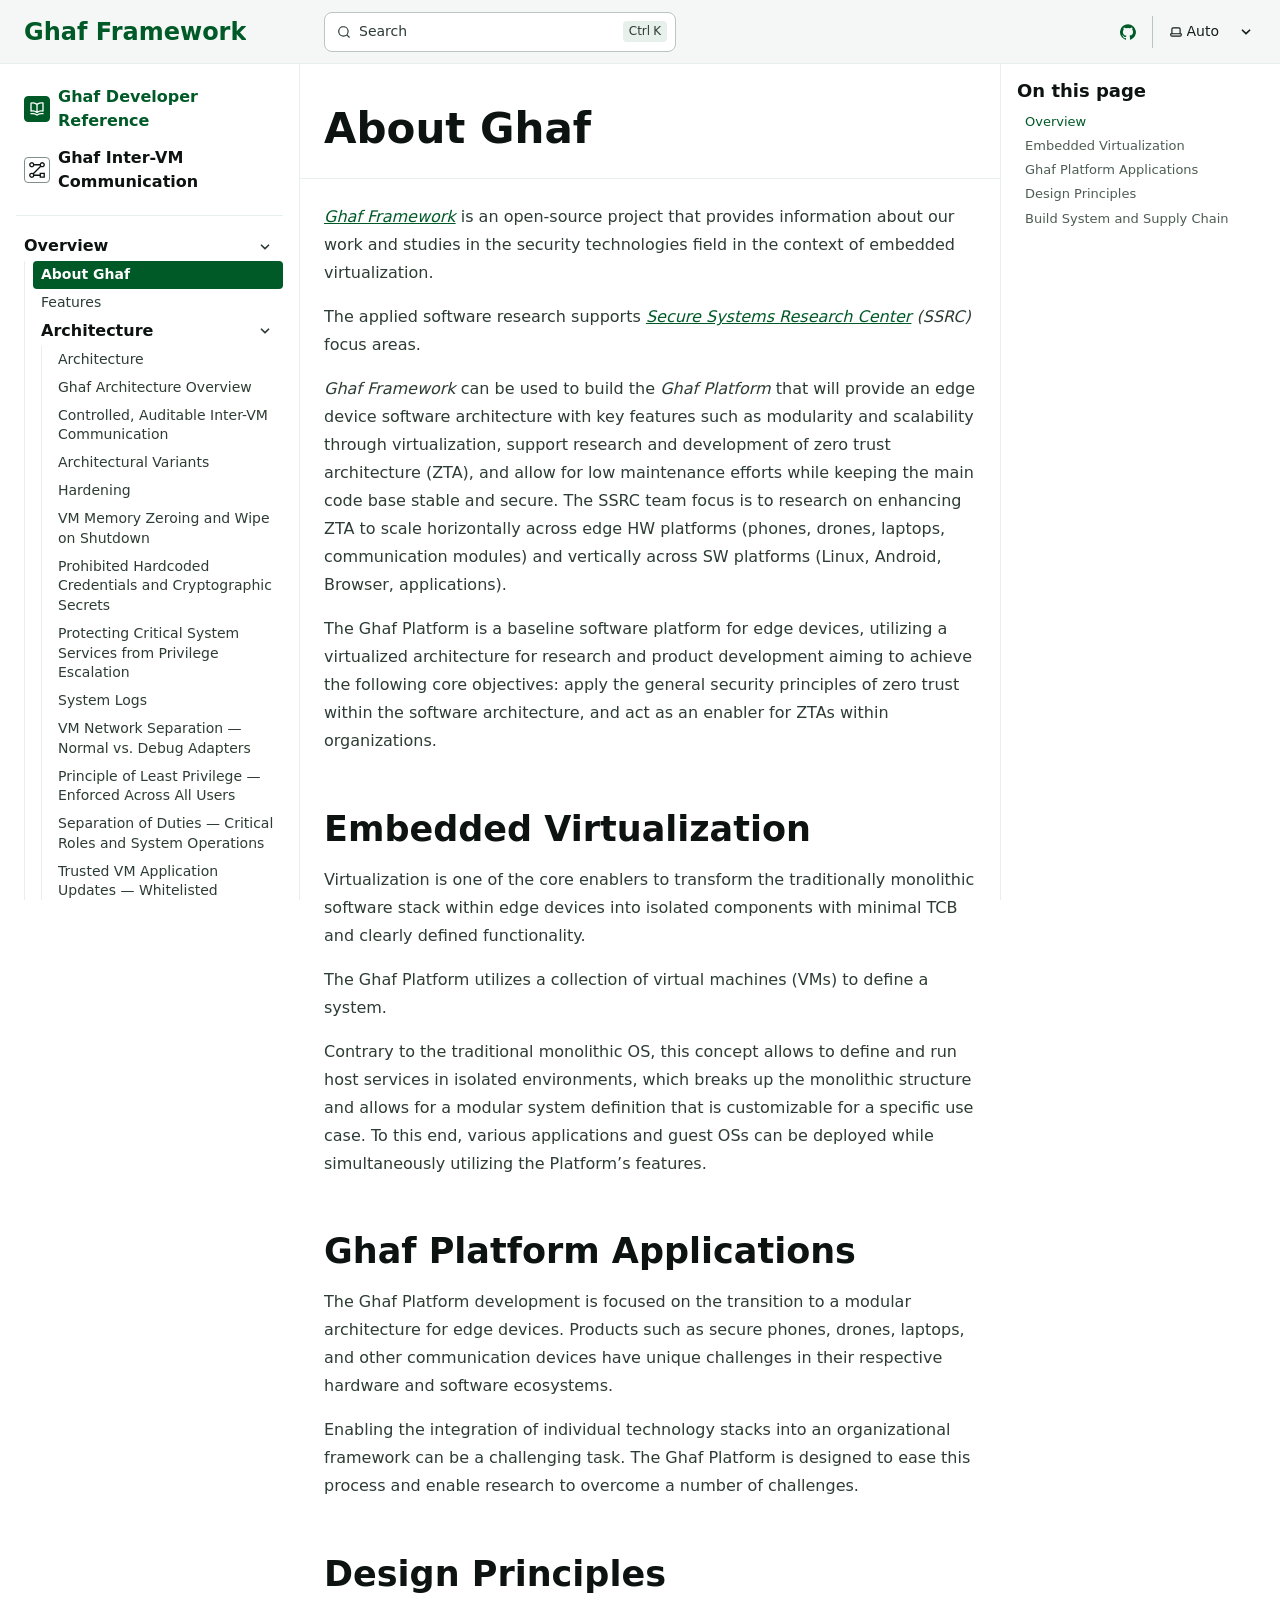
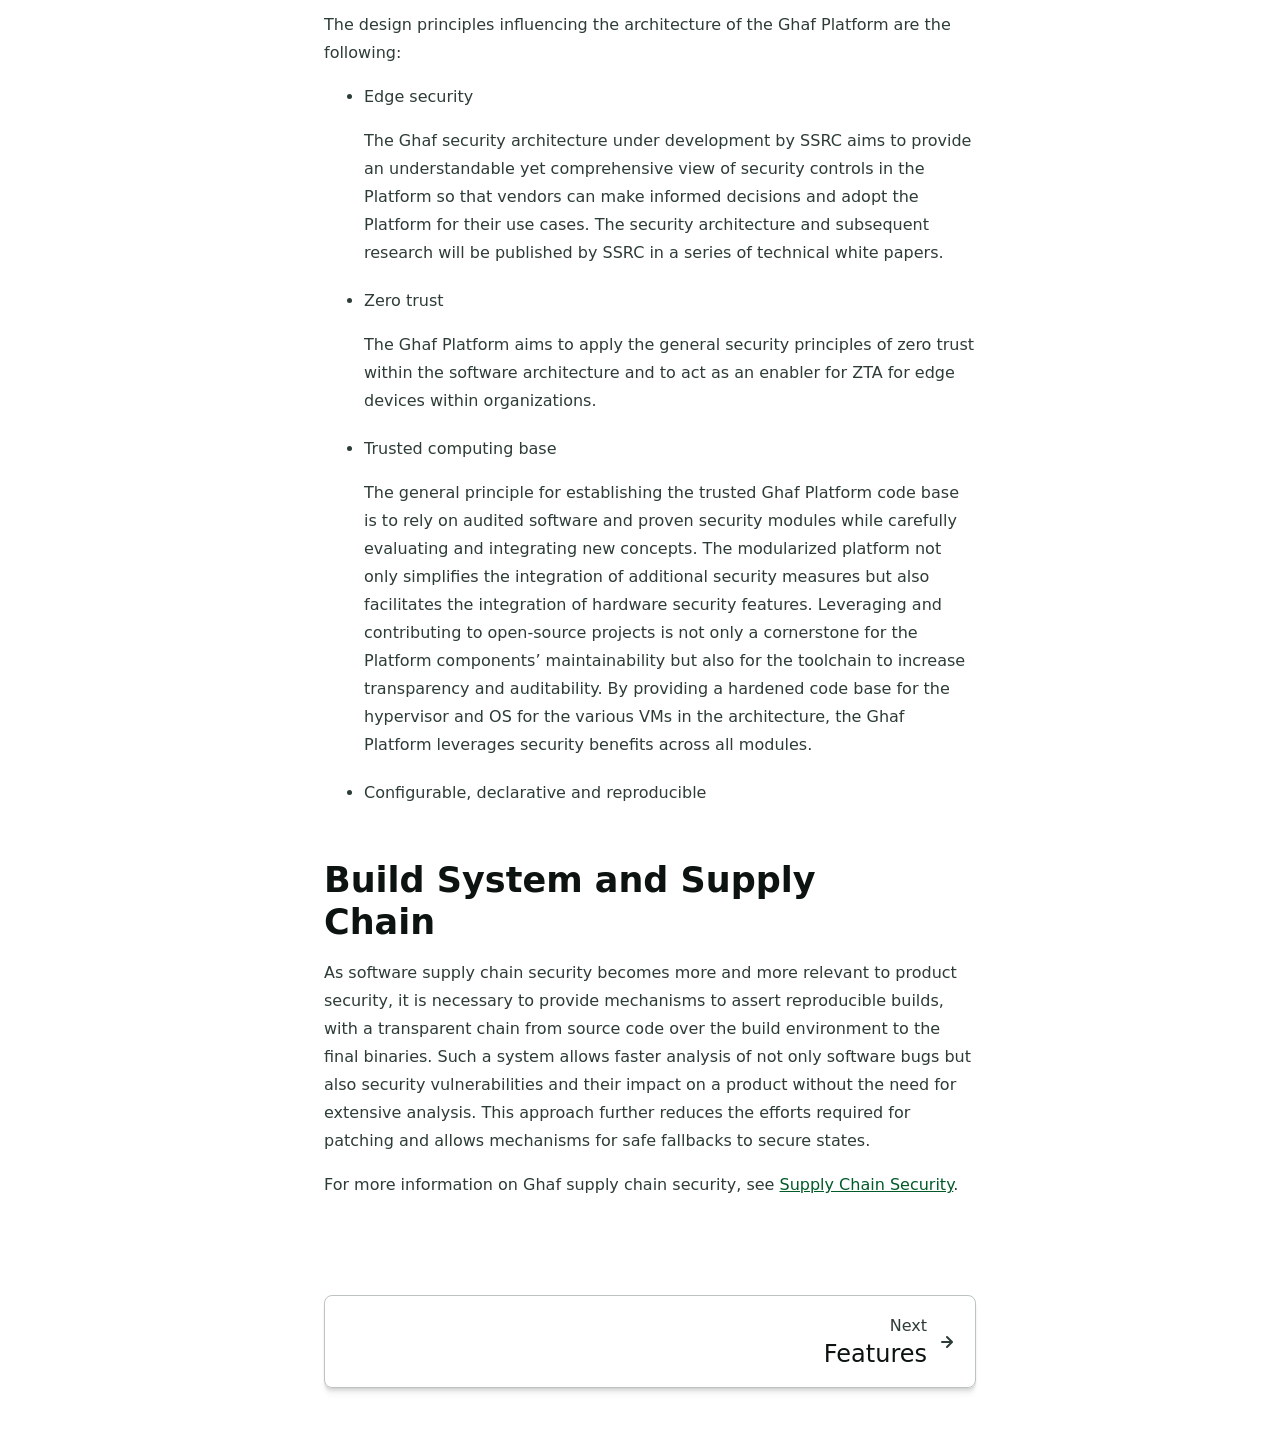
<file: ghaf/overview/index.html>
<!DOCTYPE html><html lang="en" dir="ltr" data-theme="dark" data-has-toc data-has-sidebar class="astro-bguv2lll"> <head><meta charset="utf-8"/><meta name="viewport" content="width=device-width, initial-scale=1"/><title>About Ghaf | Ghaf Framework</title><link rel="canonical" href="https://ghaf.tii.ae/ghaf/overview/"/><link rel="sitemap" href="/sitemap-index.xml"/><link rel="shortcut icon" href="/favicon.svg" type="image/svg+xml"/><meta name="generator" content="Astro v5.17.1"/><meta name="generator" content="Starlight v0.37.6"/><meta property="og:title" content="About Ghaf"/><meta property="og:type" content="article"/><meta property="og:url" content="https://ghaf.tii.ae/ghaf/overview/"/><meta property="og:locale" content="en"/><meta property="og:description" content="Overview about the Ghaf project"/><meta property="og:site_name" content="Ghaf Framework"/><meta name="twitter:card" content="summary_large_image"/><meta name="description" content="Overview about the Ghaf project"/><script>
	window.StarlightThemeProvider = (() => {
		const storedTheme =
			typeof localStorage !== 'undefined' && localStorage.getItem('starlight-theme');
		const theme =
			storedTheme ||
			(window.matchMedia('(prefers-color-scheme: light)').matches ? 'light' : 'dark');
		document.documentElement.dataset.theme = theme === 'light' ? 'light' : 'dark';
		return {
			updatePickers(theme = storedTheme || 'auto') {
				document.querySelectorAll('starlight-theme-select').forEach((picker) => {
					const select = picker.querySelector('select');
					if (select) select.value = theme;
					/** @type {HTMLTemplateElement | null} */
					const tmpl = document.querySelector(`#theme-icons`);
					const newIcon = tmpl && tmpl.content.querySelector('.' + theme);
					if (newIcon) {
						const oldIcon = picker.querySelector('svg.label-icon');
						if (oldIcon) {
							oldIcon.replaceChildren(...newIcon.cloneNode(true).childNodes);
						}
					}
				});
			},
		};
	})();
</script><template id="theme-icons"><svg aria-hidden="true" class="light astro-c6vsoqas" width="16" height="16" viewBox="0 0 24 24" fill="currentColor" style="--sl-icon-size: 1em;"><path d="M5 12a1 1 0 0 0-1-1H3a1 1 0 0 0 0 2h1a1 1 0 0 0 1-1Zm.64 5-.71.71a1 1 0 0 0 0 1.41 1 1 0 0 0 1.41 0l.71-.71A1 1 0 0 0 5.64 17ZM12 5a1 1 0 0 0 1-1V3a1 1 0 0 0-2 0v1a1 1 0 0 0 1 1Zm5.66 2.34a1 1 0 0 0 .7-.29l.71-.71a1 1 0 1 0-1.41-1.41l-.66.71a1 1 0 0 0 0 1.41 1 1 0 0 0 .66.29Zm-12-.29a1 1 0 0 0 1.41 0 1 1 0 0 0 0-1.41l-.71-.71a1.004 1.004 0 1 0-1.43 1.41l.73.71ZM21 11h-1a1 1 0 0 0 0 2h1a1 1 0 0 0 0-2Zm-2.64 6A1 1 0 0 0 17 18.36l.71.71a1 1 0 0 0 1.41 0 1 1 0 0 0 0-1.41l-.76-.66ZM12 6.5a5.5 5.5 0 1 0 5.5 5.5A5.51 5.51 0 0 0 12 6.5Zm0 9a3.5 3.5 0 1 1 0-7 3.5 3.5 0 0 1 0 7Zm0 3.5a1 1 0 0 0-1 1v1a1 1 0 0 0 2 0v-1a1 1 0 0 0-1-1Z"/></svg><svg aria-hidden="true" class="dark astro-c6vsoqas" width="16" height="16" viewBox="0 0 24 24" fill="currentColor" style="--sl-icon-size: 1em;"><path d="M21.64 13a1 1 0 0 0-1.05-.14 8.049 8.049 0 0 1-3.37.73 8.15 8.15 0 0 1-8.14-8.1 8.59 8.59 0 0 1 .25-2A1 1 0 0 0 8 2.36a10.14 10.14 0 1 0 14 11.69 1 1 0 0 0-.36-1.05Zm-9.5 6.69A8.14 8.14 0 0 1 7.08 5.22v.27a10.15 10.15 0 0 0 10.14 10.14 9.784 9.784 0 0 0 2.1-.22 8.11 8.11 0 0 1-7.18 4.32v-.04Z"/></svg><svg aria-hidden="true" class="auto astro-c6vsoqas" width="16" height="16" viewBox="0 0 24 24" fill="currentColor" style="--sl-icon-size: 1em;"><path d="M21 14h-1V7a3 3 0 0 0-3-3H7a3 3 0 0 0-3 3v7H3a1 1 0 0 0-1 1v2a3 3 0 0 0 3 3h14a3 3 0 0 0 3-3v-2a1 1 0 0 0-1-1ZM6 7a1 1 0 0 1 1-1h10a1 1 0 0 1 1 1v7H6V7Zm14 10a1 1 0 0 1-1 1H5a1 1 0 0 1-1-1v-1h16v1Z"/></svg></template><link rel="stylesheet" href="/_astro/print.DNXP8c50.css" media="print"><link rel="stylesheet" href="/_astro/index.DRBrafbx.css">
<style>@layer starlight.components{:root{--sl-badge-default-border: var(--sl-color-accent);--sl-badge-default-bg: var(--sl-color-accent-low);--sl-badge-default-text: #fff;--sl-badge-note-border: var(--sl-color-blue);--sl-badge-note-bg: var(--sl-color-blue-low);--sl-badge-note-text: #fff;--sl-badge-danger-border: var(--sl-color-red);--sl-badge-danger-bg: var(--sl-color-red-low);--sl-badge-danger-text: #fff;--sl-badge-success-border: var(--sl-color-green);--sl-badge-success-bg: var(--sl-color-green-low);--sl-badge-success-text: #fff;--sl-badge-caution-border: var(--sl-color-orange);--sl-badge-caution-bg: var(--sl-color-orange-low);--sl-badge-caution-text: #fff;--sl-badge-tip-border: var(--sl-color-purple);--sl-badge-tip-bg: var(--sl-color-purple-low);--sl-badge-tip-text: #fff}[data-theme=light]:root{--sl-badge-default-bg: var(--sl-color-accent-high);--sl-badge-note-bg: var(--sl-color-blue-high);--sl-badge-danger-bg: var(--sl-color-red-high);--sl-badge-success-bg: var(--sl-color-green-high);--sl-badge-caution-bg: var(--sl-color-orange-high);--sl-badge-tip-bg: var(--sl-color-purple-high)}.sl-badge:where(.astro-avdet4wd){display:inline-block;border:1px solid var(--sl-color-border-badge);border-radius:.25rem;font-family:var(--sl-font-system-mono);line-height:normal;color:var(--sl-color-text-badge);background-color:var(--sl-color-bg-badge);overflow-wrap:anywhere}.sidebar-content .sl-badge:where(.astro-avdet4wd){line-height:1;font-size:var(--sl-text-xs);padding:.125rem .375rem}.sidebar-content a[aria-current=page]>.sl-badge:where(.astro-avdet4wd){--sl-color-bg-badge: transparent;--sl-color-border-badge: currentColor;color:inherit}.default:where(.astro-avdet4wd){--sl-color-bg-badge: var(--sl-badge-default-bg);--sl-color-border-badge: var(--sl-badge-default-border);--sl-color-text-badge: var(--sl-badge-default-text)}.note:where(.astro-avdet4wd){--sl-color-bg-badge: var(--sl-badge-note-bg);--sl-color-border-badge: var(--sl-badge-note-border);--sl-color-text-badge: var(--sl-badge-note-text)}.danger:where(.astro-avdet4wd){--sl-color-bg-badge: var(--sl-badge-danger-bg);--sl-color-border-badge: var(--sl-badge-danger-border);--sl-color-text-badge: var(--sl-badge-danger-text)}.success:where(.astro-avdet4wd){--sl-color-bg-badge: var(--sl-badge-success-bg);--sl-color-border-badge: var(--sl-badge-success-border);--sl-color-text-badge: var(--sl-badge-success-text)}.tip:where(.astro-avdet4wd){--sl-color-bg-badge: var(--sl-badge-tip-bg);--sl-color-border-badge: var(--sl-badge-tip-border);--sl-color-text-badge: var(--sl-badge-tip-text)}.caution:where(.astro-avdet4wd){--sl-color-bg-badge: var(--sl-badge-caution-bg);--sl-color-border-badge: var(--sl-badge-caution-border);--sl-color-text-badge: var(--sl-badge-caution-text)}.small:where(.astro-avdet4wd){font-size:var(--sl-text-xs);padding:.125rem .25rem}.medium:where(.astro-avdet4wd){font-size:var(--sl-text-sm);padding:.175rem .35rem}.large:where(.astro-avdet4wd){font-size:var(--sl-text-base);padding:.225rem .45rem}.sl-markdown-content :is(h1,h2,h3,h4,h5,h6) .sl-badge:where(.astro-avdet4wd){vertical-align:middle}}
@layer starlight.components{.card:where(.astro-v5tidmuc){--sl-card-border: var(--sl-color-purple);--sl-card-bg: var(--sl-color-purple-low);border:1px solid var(--sl-color-gray-5);background-color:var(--sl-color-black);padding:clamp(1rem,calc(.125rem + 3vw),2.5rem);flex-direction:column;gap:clamp(.5rem,calc(.125rem + 1vw),1rem)}.card:where(.astro-v5tidmuc):nth-child(4n+1){--sl-card-border: var(--sl-color-orange);--sl-card-bg: var(--sl-color-orange-low)}.card:where(.astro-v5tidmuc):nth-child(4n+3){--sl-card-border: var(--sl-color-green);--sl-card-bg: var(--sl-color-green-low)}.card:where(.astro-v5tidmuc):nth-child(4n+4){--sl-card-border: var(--sl-color-red);--sl-card-bg: var(--sl-color-red-low)}.card:where(.astro-v5tidmuc):nth-child(4n+5){--sl-card-border: var(--sl-color-blue);--sl-card-bg: var(--sl-color-blue-low)}.title:where(.astro-v5tidmuc){font-weight:600;font-size:var(--sl-text-h4);color:var(--sl-color-white);line-height:var(--sl-line-height-headings);gap:1rem;align-items:center}.card:where(.astro-v5tidmuc) .icon:where(.astro-v5tidmuc){border:1px solid var(--sl-card-border);background-color:var(--sl-card-bg);padding:.2em;border-radius:.25rem;flex-shrink:0}.card:where(.astro-v5tidmuc) .body:where(.astro-v5tidmuc){margin:0;font-size:clamp(var(--sl-text-sm),calc(.5rem + 1vw),var(--sl-text-body))}}
@layer starlight.components{.card-grid:where(.astro-zntqmydn){display:grid;grid-template-columns:100%;gap:1rem}.card-grid:where(.astro-zntqmydn)>*{margin-top:0!important}@media(min-width:50rem){.card-grid:where(.astro-zntqmydn){grid-template-columns:1fr 1fr;gap:1.5rem}.stagger:where(.astro-zntqmydn){--stagger-height: 5rem;padding-bottom:var(--stagger-height)}.stagger:where(.astro-zntqmydn)>*:nth-child(2n){transform:translateY(var(--stagger-height))}}}
@layer starlight.components{svg:where(.astro-c6vsoqas){color:var(--sl-icon-color);font-size:var(--sl-icon-size, 1em);width:1em;height:1em}}
@layer starlight.components{starlight-tabs:where(.astro-esqgolmp){display:block}.tablist-wrapper:where(.astro-esqgolmp){overflow-x:auto}:where(.astro-esqgolmp)[role=tablist]{display:flex;list-style:none;border-bottom:2px solid var(--sl-color-gray-5);padding:0}.tab:where(.astro-esqgolmp){display:flex}.tab:where(.astro-esqgolmp)>:where(.astro-esqgolmp)[role=tab]{--sl-tab-color-border: var(--sl-color-gray-5);display:flex;align-items:center;gap:.5rem;line-height:var(--sl-line-height-headings);padding:.275rem 1.25rem;text-decoration:none;box-shadow:0 2px 0 var(--sl-tab-color-border);color:var(--sl-color-gray-3);outline-offset:var(--sl-outline-offset-inside);overflow-wrap:initial}.tab:where(.astro-esqgolmp) :where(.astro-esqgolmp)[role=tab][aria-selected=true]{--sl-tab-color-border: var(--sl-color-text-accent);color:var(--sl-color-white);font-weight:600}.tablist-wrapper:where(.astro-esqgolmp)~[role=tabpanel]{margin-top:1rem}}
@layer starlight.components{.sl-steps{--bullet-size: calc(var(--sl-line-height) * 1rem);--bullet-margin: .375rem;list-style:none;counter-reset:steps-counter var(--sl-steps-start, 0);padding-inline-start:0}.sl-steps>li{counter-increment:steps-counter;position:relative;padding-inline-start:calc(var(--bullet-size) + 1rem);padding-bottom:1px;min-height:calc(var(--bullet-size) + var(--bullet-margin))}.sl-steps>li+li{margin-top:0}.sl-steps>li:before{content:counter(steps-counter);position:absolute;top:0;inset-inline-start:0;width:var(--bullet-size);height:var(--bullet-size);line-height:var(--bullet-size);font-size:var(--sl-text-xs);font-weight:600;text-align:center;color:var(--sl-color-white);background-color:var(--sl-color-gray-6);border-radius:99rem;box-shadow:inset 0 0 0 1px var(--sl-color-gray-5)}.sl-steps>li:after{--guide-width: 1px;content:"";position:absolute;top:calc(var(--bullet-size) + var(--bullet-margin));bottom:var(--bullet-margin);inset-inline-start:calc((var(--bullet-size) - var(--guide-width)) / 2);width:var(--guide-width);background-color:var(--sl-color-hairline-light)}}@layer starlight.content{.sl-steps>li>:first-child{--lh: calc(1em * var(--sl-line-height));--shift-y: calc(.5 * (var(--bullet-size) - var(--lh)));transform:translateY(var(--shift-y));margin-bottom:var(--shift-y)}.sl-steps>li>:first-child:where(h1,h2,h3,h4,h5,h6){--lh: calc(1em * var(--sl-line-height-headings))}@supports (--prop: 1lh){.sl-steps>li>:first-child{--lh: 1lh}}}
@layer starlight.components{starlight-file-tree:where(.astro-p67cqifm){--x-space: 1.5rem;--y-space: .125rem;--y-pad: 0;display:block;border:1px solid var(--sl-color-gray-5);padding:1rem;background-color:var(--sl-color-gray-6);font-size:var(--sl-text-xs);font-family:var(--__sl-font-mono);overflow-x:auto}starlight-file-tree:where(.astro-p67cqifm) .directory>details{border:0;padding:0;padding-inline-start:var(--x-space);background:transparent}starlight-file-tree:where(.astro-p67cqifm) .directory>details>summary{margin-inline-start:calc(-1 * var(--x-space));border:0;padding:var(--y-pad) .625rem;font-weight:400;color:var(--sl-color-white);max-width:100%}starlight-file-tree:where(.astro-p67cqifm) .directory>details>summary::marker,starlight-file-tree:where(.astro-p67cqifm) .directory>details>summary::-webkit-details-marker{color:var(--sl-color-gray-3)}starlight-file-tree:where(.astro-p67cqifm) .directory>details>summary:hover,starlight-file-tree:where(.astro-p67cqifm) .directory>details>summary:hover .tree-icon{cursor:pointer;color:var(--sl-color-text-accent);fill:currentColor}starlight-file-tree:where(.astro-p67cqifm) .directory>details>summary:hover~ul{border-color:var(--sl-color-gray-4)}starlight-file-tree:where(.astro-p67cqifm) .directory>details>summary:hover .highlight .tree-icon{color:var(--sl-color-text-invert);fill:currentColor}starlight-file-tree:where(.astro-p67cqifm) ul{margin-inline-start:.5rem;border-inline-start:1px solid var(--sl-color-gray-5);padding:0;padding-inline-start:.125rem;list-style:none}starlight-file-tree:where(.astro-p67cqifm)>ul{margin:0;border:0;padding:0}starlight-file-tree:where(.astro-p67cqifm) li{margin:var(--y-space) 0;padding:var(--y-pad) 0}starlight-file-tree:where(.astro-p67cqifm) .file{margin-inline-start:calc(var(--x-space) - .125rem);color:var(--sl-color-white)}starlight-file-tree:where(.astro-p67cqifm) .tree-entry{display:inline-flex;align-items:flex-start;flex-wrap:wrap;max-width:calc(100% - 1rem)}@media(min-width:30em){starlight-file-tree:where(.astro-p67cqifm) .tree-entry{flex-wrap:nowrap}}starlight-file-tree:where(.astro-p67cqifm) .tree-entry>:first-child{flex-shrink:0}starlight-file-tree:where(.astro-p67cqifm) .empty{color:var(--sl-color-gray-3);padding-inline-start:.375rem}starlight-file-tree:where(.astro-p67cqifm) .comment{color:var(--sl-color-gray-3);padding-inline-start:1.625rem;max-width:24rem;min-width:12rem}starlight-file-tree:where(.astro-p67cqifm) .highlight{display:inline-block;border-radius:.25rem;padding-inline-end:.5rem;color:var(--sl-color-text-invert);background-color:var(--sl-color-text-accent)}starlight-file-tree:where(.astro-p67cqifm) svg{display:inline;fill:var(--sl-color-gray-3);vertical-align:middle;margin-inline:.25rem .375rem;width:.875rem;height:.875rem}starlight-file-tree:where(.astro-p67cqifm) .highlight svg.tree-icon{fill:currentColor}}
@layer starlight.components{.sl-link-button:where(.astro-xwgiixxa){align-items:center;border:1px solid transparent;border-radius:999rem;display:inline-flex;font-size:var(--sl-text-sm);gap:.5em;line-height:1.1875;outline-offset:.25rem;padding:.4375rem 1.125rem;text-decoration:none}.sl-link-button:where(.astro-xwgiixxa).primary{background:var(--sl-color-text-accent);border-color:var(--sl-color-text-accent);color:var(--sl-color-black)}.sl-link-button:where(.astro-xwgiixxa).primary:hover{color:var(--sl-color-black)}.sl-link-button:where(.astro-xwgiixxa).secondary{border-color:inherit;color:var(--sl-color-white)}.sl-link-button:where(.astro-xwgiixxa).minimal{color:var(--sl-color-white);padding-inline:0}.sl-link-button:where(.astro-xwgiixxa) svg{flex-shrink:0}@media(min-width:50rem){.sl-link-button:where(.astro-xwgiixxa){font-size:var(--sl-text-base);padding:.9375rem 1.25rem}}.sl-markdown-content .sl-link-button:where(.astro-xwgiixxa){margin-inline-end:1rem}.sl-markdown-content .sl-link-button:where(.astro-xwgiixxa):not(:where(p *)){margin-block:1rem}}
</style><script type="module" src="/_astro/page.B1D-nYk3.js"></script></head> <body class="astro-bguv2lll"> <a href="#_top" class="astro-7q3lir66">Skip to content</a>  <div class="page sl-flex astro-vrdttmbt"> <header class="header astro-vrdttmbt"><div class="header astro-kmkmnagf"> <div class="title-wrapper sl-flex astro-kmkmnagf"> <a href="/" class="site-title sl-flex astro-m46x6ez3">  <span class="astro-m46x6ez3" translate="no"> Ghaf Framework </span> </a>  </div> <div class="sl-flex print:hidden astro-kmkmnagf"> <site-search class="astro-kmkmnagf astro-v37mnknz" data-translations="{&#34;placeholder&#34;:&#34;Search&#34;}"> <button data-open-modal disabled aria-label="Search" aria-keyshortcuts="Control+K" class="astro-v37mnknz"> <svg aria-hidden="true" class="astro-v37mnknz astro-c6vsoqas" width="16" height="16" viewBox="0 0 24 24" fill="currentColor" style="--sl-icon-size: 1em;"><path d="M21.71 20.29 18 16.61A9 9 0 1 0 16.61 18l3.68 3.68a.999.999 0 0 0 1.42 0 1 1 0 0 0 0-1.39ZM11 18a7 7 0 1 1 0-14 7 7 0 0 1 0 14Z"/></svg> <span class="sl-hidden md:sl-block astro-v37mnknz" aria-hidden="true">Search</span> <kbd class="sl-hidden md:sl-flex astro-v37mnknz" style="display: none;"> <kbd class="astro-v37mnknz">Ctrl</kbd><kbd class="astro-v37mnknz">K</kbd> </kbd> </button> <dialog style="padding:0" aria-label="Search" class="astro-v37mnknz"> <div class="dialog-frame sl-flex astro-v37mnknz">  <button data-close-modal class="sl-flex md:sl-hidden astro-v37mnknz"> Cancel </button> <div class="search-container astro-v37mnknz"> <div id="starlight__search" class="astro-v37mnknz"></div> </div> </div> </dialog> </site-search>  <script>
	(() => {
		const openBtn = document.querySelector('button[data-open-modal]');
		const shortcut = openBtn?.querySelector('kbd');
		if (!openBtn || !(shortcut instanceof HTMLElement)) return;
		const platformKey = shortcut.querySelector('kbd');
		if (platformKey && /(Mac|iPhone|iPod|iPad)/i.test(navigator.platform)) {
			platformKey.textContent = '⌘';
			openBtn.setAttribute('aria-keyshortcuts', 'Meta+K');
		}
		shortcut.style.display = '';
	})();
</script> <script type="module" src="/_astro/Search.astro_astro_type_script_index_0_lang.cjYDvRdi.js"></script>   </div> <div class="sl-hidden md:sl-flex print:hidden right-group astro-kmkmnagf"> <div class="sl-flex social-icons astro-kmkmnagf"> <a href="https://github.com/tiiuae/ghaf" rel="me" class="sl-flex astro-wy4te6ga"><span class="sr-only astro-wy4te6ga">GitHub</span><svg aria-hidden="true" class="astro-wy4te6ga astro-c6vsoqas" width="16" height="16" viewBox="0 0 24 24" fill="currentColor" style="--sl-icon-size: 1em;"><path d="M12 .3a12 12 0 0 0-3.8 23.38c.6.12.83-.26.83-.57L9 21.07c-3.34.72-4.04-1.61-4.04-1.61-.55-1.39-1.34-1.76-1.34-1.76-1.08-.74.09-.73.09-.73 1.2.09 1.83 1.24 1.83 1.24 1.08 1.83 2.81 1.3 3.5 1 .1-.78.42-1.31.76-1.61-2.67-.3-5.47-1.33-5.47-5.93 0-1.31.47-2.38 1.24-3.22-.14-.3-.54-1.52.1-3.18 0 0 1-.32 3.3 1.23a11.5 11.5 0 0 1 6 0c2.28-1.55 3.29-1.23 3.29-1.23.64 1.66.24 2.88.12 3.18a4.65 4.65 0 0 1 1.23 3.22c0 4.61-2.8 5.63-5.48 5.92.42.36.81 1.1.81 2.22l-.01 3.29c0 .31.2.69.82.57A12 12 0 0 0 12 .3Z"/></svg></a> </div> <starlight-theme-select>  <label style="--sl-select-width: 6.25em" class="astro-4yphtoen"> <span class="sr-only astro-4yphtoen">Select theme</span> <svg aria-hidden="true" class="icon label-icon astro-4yphtoen astro-c6vsoqas" width="16" height="16" viewBox="0 0 24 24" fill="currentColor" style="--sl-icon-size: 1em;"><path d="M21 14h-1V7a3 3 0 0 0-3-3H7a3 3 0 0 0-3 3v7H3a1 1 0 0 0-1 1v2a3 3 0 0 0 3 3h14a3 3 0 0 0 3-3v-2a1 1 0 0 0-1-1ZM6 7a1 1 0 0 1 1-1h10a1 1 0 0 1 1 1v7H6V7Zm14 10a1 1 0 0 1-1 1H5a1 1 0 0 1-1-1v-1h16v1Z"/></svg> <select autocomplete="off" class="astro-4yphtoen"> <option value="dark" class="astro-4yphtoen">Dark</option><option value="light" class="astro-4yphtoen">Light</option><option value="auto" selected class="astro-4yphtoen">Auto</option> </select> <svg aria-hidden="true" class="icon caret astro-4yphtoen astro-c6vsoqas" width="16" height="16" viewBox="0 0 24 24" fill="currentColor" style="--sl-icon-size: 1em;"><path d="M17 9.17a1 1 0 0 0-1.41 0L12 12.71 8.46 9.17a1 1 0 1 0-1.41 1.42l4.24 4.24a1.002 1.002 0 0 0 1.42 0L17 10.59a1.002 1.002 0 0 0 0-1.42Z"/></svg> </label>  </starlight-theme-select>  <script>
	StarlightThemeProvider.updatePickers();
</script> <script type="module">const r="starlight-theme",o=e=>e==="auto"||e==="dark"||e==="light"?e:"auto",c=()=>o(typeof localStorage<"u"&&localStorage.getItem(r));function n(e){typeof localStorage<"u"&&localStorage.setItem(r,e==="light"||e==="dark"?e:"")}const l=()=>matchMedia("(prefers-color-scheme: light)").matches?"light":"dark";function t(e){StarlightThemeProvider.updatePickers(e),document.documentElement.dataset.theme=e==="auto"?l():e,n(e)}matchMedia("(prefers-color-scheme: light)").addEventListener("change",()=>{c()==="auto"&&t("auto")});class s extends HTMLElement{constructor(){super(),t(c()),this.querySelector("select")?.addEventListener("change",a=>{a.currentTarget instanceof HTMLSelectElement&&t(o(a.currentTarget.value))})}}customElements.define("starlight-theme-select",s);</script> <script type="module">class s extends HTMLElement{constructor(){super();const e=this.querySelector("select");e&&(e.addEventListener("change",t=>{t.currentTarget instanceof HTMLSelectElement&&(window.location.pathname=t.currentTarget.value)}),window.addEventListener("pageshow",t=>{if(!t.persisted)return;const n=e.querySelector("option[selected]")?.index;n!==e.selectedIndex&&(e.selectedIndex=n??0)}))}}customElements.define("starlight-lang-select",s);</script> </div> </div> </header> <nav class="sidebar print:hidden astro-vrdttmbt" aria-label="Main"> <starlight-menu-button class="print:hidden astro-jif73yzw"> <button aria-expanded="false" aria-label="Menu" aria-controls="starlight__sidebar" class="sl-flex md:sl-hidden astro-jif73yzw"> <svg aria-hidden="true" class="open-menu astro-jif73yzw astro-c6vsoqas" width="16" height="16" viewBox="0 0 24 24" fill="currentColor" style="--sl-icon-size: 1em;"><path d="M3 8h18a1 1 0 1 0 0-2H3a1 1 0 0 0 0 2Zm18 8H3a1 1 0 0 0 0 2h18a1 1 0 0 0 0-2Zm0-5H3a1 1 0 0 0 0 2h18a1 1 0 0 0 0-2Z"/></svg> <svg aria-hidden="true" class="close-menu astro-jif73yzw astro-c6vsoqas" width="16" height="16" viewBox="0 0 24 24" fill="currentColor" style="--sl-icon-size: 1em;"><path d="m13.41 12 6.3-6.29a1.004 1.004 0 1 0-1.42-1.42L12 10.59l-6.29-6.3a1.004 1.004 0 0 0-1.42 1.42l6.3 6.29-6.3 6.29a1 1 0 0 0 0 1.42.998.998 0 0 0 1.42 0l6.29-6.3 6.29 6.3a.999.999 0 0 0 1.42 0 1 1 0 0 0 0-1.42L13.41 12Z"/></svg> </button> </starlight-menu-button> <script type="module">class s extends HTMLElement{constructor(){super(),this.btn=this.querySelector("button"),this.btn.addEventListener("click",()=>this.toggleExpanded());const t=this.closest("nav");t&&t.addEventListener("keyup",e=>this.closeOnEscape(e))}setExpanded(t){this.setAttribute("aria-expanded",String(t)),document.body.toggleAttribute("data-mobile-menu-expanded",t)}toggleExpanded(){this.setExpanded(this.getAttribute("aria-expanded")!=="true")}closeOnEscape(t){t.code==="Escape"&&(this.setExpanded(!1),this.btn.focus())}}customElements.define("starlight-menu-button",s);</script>   <div id="starlight__sidebar" class="sidebar-pane astro-vrdttmbt"> <div class="sidebar-content sl-flex astro-vrdttmbt"> <ul class="starlight-sidebar-topics astro-2fh6iaza"> <li class="astro-2fh6iaza"> <a href="/ghaf/overview/" class="starlight-sidebar-topics-current astro-2fh6iaza"> <div class="starlight-sidebar-topics-icon astro-2fh6iaza"> <svg aria-hidden="true" class="astro-2fh6iaza astro-c6vsoqas" width="16" height="16" viewBox="0 0 24 24" fill="currentColor" style="--sl-icon-size: 1em;"><path d="M21.17 2.06A13.1 13.1 0 0 0 19 1.87a12.94 12.94 0 0 0-7 2.05 12.94 12.94 0 0 0-7-2 13.1 13.1 0 0 0-2.17.19 1 1 0 0 0-.83 1v12a1 1 0 0 0 1.17 1 10.9 10.9 0 0 1 8.25 1.91l.12.07h.11a.91.91 0 0 0 .7 0h.11l.12-.07A10.899 10.899 0 0 1 20.83 16 1 1 0 0 0 22 15V3a1 1 0 0 0-.83-.94ZM11 15.35a12.87 12.87 0 0 0-6-1.48H4v-10c.333-.02.667-.02 1 0a10.86 10.86 0 0 1 6 1.8v9.68Zm9-1.44h-1a12.87 12.87 0 0 0-6 1.48V5.67a10.86 10.86 0 0 1 6-1.8c.333-.02.667-.02 1 0v10.04Zm1.17 4.15a13.098 13.098 0 0 0-2.17-.19 12.94 12.94 0 0 0-7 2.05 12.94 12.94 0 0 0-7-2.05c-.727.003-1.453.066-2.17.19A1 1 0 0 0 2 19.21a1 1 0 0 0 1.17.79 10.9 10.9 0 0 1 8.25 1.91 1 1 0 0 0 1.16 0A10.9 10.9 0 0 1 20.83 20a1 1 0 0 0 1.17-.79 1 1 0 0 0-.83-1.15Z"/></svg> </div> <div class="astro-2fh6iaza"> Ghaf Developer Reference  </div> </a> </li><li class="astro-2fh6iaza"> <a href="/givc/overview/" class="astro-2fh6iaza"> <div class="starlight-sidebar-topics-icon astro-2fh6iaza"> <svg aria-hidden="true" class="astro-2fh6iaza astro-c6vsoqas" width="16" height="16" viewBox="0 0 24 24" fill="currentColor" style="--sl-icon-size: 1em;"><path d="M15.948 15.948L15.948 18.888L7.926 18.888Q7.800 18.384 7.506 17.922L7.506 17.922L17.922 7.506Q18.804 8.052 19.896 8.052L19.896 8.052Q21.408 8.052 22.542 7.023Q23.676 5.994 23.802 4.461Q23.928 2.928 22.983 1.710Q22.038 0.492 20.526 0.240Q19.014-0.012 17.733 0.828Q16.452 1.668 16.074 3.138L16.074 3.138L7.926 3.138Q7.548 1.710 6.330 0.870Q5.112 0.030 3.621 0.219Q2.130 0.408 1.164 1.521Q0.198 2.634 0.198 4.125Q0.198 5.616 1.164 6.729Q2.130 7.842 3.621 8.031Q5.112 8.220 6.330 7.380Q7.548 6.540 7.926 5.112L7.926 5.112L16.074 5.112Q16.200 5.616 16.494 6.078L16.494 6.078L6.078 16.494Q5.196 15.948 4.146 15.948L4.146 15.948Q2.592 15.948 1.458 16.977Q0.324 18.006 0.198 19.539Q0.072 21.072 1.017 22.290Q1.962 23.508 3.474 23.760Q4.986 24.012 6.267 23.172Q7.548 22.332 7.926 20.862L7.926 20.862L15.948 20.862L15.948 23.802L23.802 23.802L23.802 15.948L15.948 15.948ZM4.146 6.078L4.146 6.078Q3.432 6.078 2.886 5.637Q2.340 5.196 2.214 4.503Q2.088 3.810 2.403 3.201Q2.718 2.592 3.369 2.319Q4.020 2.046 4.692 2.256Q5.364 2.466 5.763 3.033Q6.162 3.600 6.099 4.314Q6.036 5.028 5.532 5.532L5.532 5.532Q4.944 6.078 4.146 6.078ZM19.854 2.172L19.854 2.172Q20.484 2.172 20.967 2.487Q21.450 2.802 21.681 3.369Q21.912 3.936 21.807 4.524Q21.702 5.112 21.282 5.532Q20.862 5.952 20.274 6.057Q19.686 6.162 19.119 5.931Q18.552 5.700 18.237 5.217Q17.922 4.734 17.922 4.104L17.922 4.104Q17.922 3.306 18.489 2.739Q19.056 2.172 19.854 2.172ZM4.146 21.828L4.146 21.828Q3.306 21.828 2.739 21.261Q2.172 20.694 2.172 19.875Q2.172 19.056 2.739 18.489Q3.306 17.922 4.125 17.922Q4.944 17.922 5.532 18.489Q6.120 19.056 6.120 19.875Q6.120 20.694 5.532 21.261Q4.944 21.828 4.146 21.828ZM17.922 21.828L17.922 17.922L21.828 17.922L21.828 21.828L17.922 21.828Z"/></svg> </div> <div class="astro-2fh6iaza"> Ghaf Inter-VM Communication  </div> </a> </li> </ul>  <sl-sidebar-state-persist data-hash="0756kz0" class="astro-kku4brbg"> <script aria-hidden="true">
		(() => {
			try {
				if (!matchMedia('(min-width: 50em)').matches) return;
				/** @type {HTMLElement | null} */
				const target = document.querySelector('sl-sidebar-state-persist');
				const state = JSON.parse(sessionStorage.getItem('sl-sidebar-state') || '0');
				if (!target || !state || target.dataset.hash !== state.hash) return;
				window._starlightScrollRestore = state.scroll;
				customElements.define(
					'sl-sidebar-restore',
					class SidebarRestore extends HTMLElement {
						connectedCallback() {
							try {
								const idx = parseInt(this.dataset.index || '');
								const details = this.closest('details');
								if (details && typeof state.open[idx] === 'boolean') details.open = state.open[idx];
							} catch {}
						}
					}
				);
			} catch {}
		})();
	</script>  <ul class="top-level astro-3ii7xxms"> <li class="astro-3ii7xxms"> <details open class="astro-3ii7xxms"> <summary class="astro-3ii7xxms"> <span class="group-label astro-3ii7xxms"> <span class="large astro-3ii7xxms">Overview</span>  </span> <svg aria-hidden="true" class="caret astro-3ii7xxms astro-c6vsoqas" width="16" height="16" viewBox="0 0 24 24" fill="currentColor" style="--sl-icon-size: 1.25rem;"><path d="m14.83 11.29-4.24-4.24a1 1 0 1 0-1.42 1.41L12.71 12l-3.54 3.54a1 1 0 0 0 0 1.41 1 1 0 0 0 .71.29 1 1 0 0 0 .71-.29l4.24-4.24a1.002 1.002 0 0 0 0-1.42Z"/></svg> </summary> <sl-sidebar-restore data-index="0"></sl-sidebar-restore> <ul class="astro-3ii7xxms"> <li class="astro-3ii7xxms"> <a href="/ghaf/overview/" aria-current="page" class="astro-3ii7xxms"> <span class="astro-3ii7xxms">About Ghaf</span>  </a> </li><li class="astro-3ii7xxms"> <a href="/ghaf/overview/features/" class="astro-3ii7xxms"> <span class="astro-3ii7xxms">Features</span>  </a> </li><li class="astro-3ii7xxms"> <details open class="astro-3ii7xxms"> <summary class="astro-3ii7xxms"> <span class="group-label astro-3ii7xxms"> <span class="large astro-3ii7xxms">Architecture</span>  </span> <svg aria-hidden="true" class="caret astro-3ii7xxms astro-c6vsoqas" width="16" height="16" viewBox="0 0 24 24" fill="currentColor" style="--sl-icon-size: 1.25rem;"><path d="m14.83 11.29-4.24-4.24a1 1 0 1 0-1.42 1.41L12.71 12l-3.54 3.54a1 1 0 0 0 0 1.41 1 1 0 0 0 .71.29 1 1 0 0 0 .71-.29l4.24-4.24a1.002 1.002 0 0 0 0-1.42Z"/></svg> </summary> <sl-sidebar-restore data-index="1"></sl-sidebar-restore> <ul class="astro-3ii7xxms"> <li class="astro-3ii7xxms"> <a href="/ghaf/overview/arch/" class="astro-3ii7xxms"> <span class="astro-3ii7xxms">Architecture</span>  </a> </li><li class="astro-3ii7xxms"> <a href="/ghaf/overview/arch/system-architecture/" class="astro-3ii7xxms"> <span class="astro-3ii7xxms">Ghaf Architecture Overview</span>  </a> </li><li class="astro-3ii7xxms"> <a href="/ghaf/overview/arch/inter-vm-communication-control/" class="astro-3ii7xxms"> <span class="astro-3ii7xxms">Controlled, Auditable Inter-VM Communication</span>  </a> </li><li class="astro-3ii7xxms"> <a href="/ghaf/overview/arch/variants/" class="astro-3ii7xxms"> <span class="astro-3ii7xxms">Architectural Variants</span>  </a> </li><li class="astro-3ii7xxms"> <a href="/ghaf/overview/arch/hardening/" class="astro-3ii7xxms"> <span class="astro-3ii7xxms">Hardening</span>  </a> </li><li class="astro-3ii7xxms"> <a href="/ghaf/overview/arch/vm-memory-wipe/" class="astro-3ii7xxms"> <span class="astro-3ii7xxms">VM Memory Zeroing and Wipe on Shutdown</span>  </a> </li><li class="astro-3ii7xxms"> <a href="/ghaf/overview/arch/prohibited-hardcoded-secrets/" class="astro-3ii7xxms"> <span class="astro-3ii7xxms">Prohibited Hardcoded Credentials and Cryptographic Secrets</span>  </a> </li><li class="astro-3ii7xxms"> <a href="/ghaf/overview/arch/critical-services-privilege-escalation/" class="astro-3ii7xxms"> <span class="astro-3ii7xxms">Protecting Critical System Services from Privilege Escalation</span>  </a> </li><li class="astro-3ii7xxms"> <a href="/ghaf/overview/arch/system-logs-encryption/" class="astro-3ii7xxms"> <span class="astro-3ii7xxms">System Logs</span>  </a> </li><li class="astro-3ii7xxms"> <a href="/ghaf/overview/arch/vm-network-separation/" class="astro-3ii7xxms"> <span class="astro-3ii7xxms">VM Network Separation — Normal vs. Debug Adapters</span>  </a> </li><li class="astro-3ii7xxms"> <a href="/ghaf/overview/arch/least-privilege/" class="astro-3ii7xxms"> <span class="astro-3ii7xxms">Principle of Least Privilege — Enforced Across All Users</span>  </a> </li><li class="astro-3ii7xxms"> <a href="/ghaf/overview/arch/separation-of-duties/" class="astro-3ii7xxms"> <span class="astro-3ii7xxms">Separation of Duties — Critical Roles and System Operations</span>  </a> </li><li class="astro-3ii7xxms"> <a href="/ghaf/overview/arch/trusted-vm-whitelisted-repos/" class="astro-3ii7xxms"> <span class="astro-3ii7xxms">Trusted VM Application Updates — Whitelisted Repositories</span>  </a> </li><li class="astro-3ii7xxms"> <a href="/ghaf/overview/arch/secureboot/" class="astro-3ii7xxms"> <span class="astro-3ii7xxms">Secure Boot</span>  </a> </li><li class="astro-3ii7xxms"> <a href="/ghaf/overview/arch/stack/" class="astro-3ii7xxms"> <span class="astro-3ii7xxms">Stack</span>  </a> </li><li class="astro-3ii7xxms"> <a href="/ghaf/overview/arch/guest-tpm/" class="astro-3ii7xxms"> <span class="astro-3ii7xxms">Virtualized TPM for guests</span>  </a> </li> </ul>  </details> </li><li class="astro-3ii7xxms"> <details class="astro-3ii7xxms"> <summary class="astro-3ii7xxms"> <span class="group-label astro-3ii7xxms"> <span class="large astro-3ii7xxms">Architecture Decision Records</span>  </span> <svg aria-hidden="true" class="caret astro-3ii7xxms astro-c6vsoqas" width="16" height="16" viewBox="0 0 24 24" fill="currentColor" style="--sl-icon-size: 1.25rem;"><path d="m14.83 11.29-4.24-4.24a1 1 0 1 0-1.42 1.41L12.71 12l-3.54 3.54a1 1 0 0 0 0 1.41 1 1 0 0 0 .71.29 1 1 0 0 0 .71-.29l4.24-4.24a1.002 1.002 0 0 0 0-1.42Z"/></svg> </summary> <sl-sidebar-restore data-index="2"></sl-sidebar-restore> <ul class="astro-3ii7xxms"> <li class="astro-3ii7xxms"> <a href="/ghaf/overview/arch/adr/" class="astro-3ii7xxms"> <span class="astro-3ii7xxms">ADRs</span>  </a> </li><li class="astro-3ii7xxms"> <a href="/ghaf/overview/arch/adr/minimal-host/" class="astro-3ii7xxms"> <span class="astro-3ii7xxms">Minimal Host</span> <span class="sl-badge caution small  astro-3ii7xxms astro-avdet4wd">Proposed</span> </a> </li><li class="astro-3ii7xxms"> <a href="/ghaf/overview/arch/adr/netvm/" class="astro-3ii7xxms"> <span class="astro-3ii7xxms">Networking Virtual Machine</span> <span class="sl-badge caution small  astro-3ii7xxms astro-avdet4wd">Proposed</span> </a> </li><li class="astro-3ii7xxms"> <a href="/ghaf/overview/arch/adr/idsvm/" class="astro-3ii7xxms"> <span class="astro-3ii7xxms">Intrusion Detection System Virtual Machine</span> <span class="sl-badge caution small  astro-3ii7xxms astro-avdet4wd">Proposed</span> </a> </li><li class="astro-3ii7xxms"> <a href="/ghaf/overview/arch/adr/platform-bus-passthrough-support/" class="astro-3ii7xxms"> <span class="astro-3ii7xxms">rust-vmm—Bus Passthrough Support for Rust VMMs</span> <span class="sl-badge caution small  astro-3ii7xxms astro-avdet4wd">Proposed</span> </a> </li><li class="astro-3ii7xxms"> <a href="/ghaf/overview/arch/adr/fss/" class="astro-3ii7xxms"> <span class="astro-3ii7xxms">Forward Secure Sealing for Audit Logs</span> <span class="sl-badge success small  astro-3ii7xxms astro-avdet4wd">Accepted</span> </a> </li> </ul>  </details> </li> </ul>  </details> </li><li class="astro-3ii7xxms"> <details open class="astro-3ii7xxms"> <summary class="astro-3ii7xxms"> <span class="group-label astro-3ii7xxms"> <span class="large astro-3ii7xxms">Developer Guide</span>  </span> <svg aria-hidden="true" class="caret astro-3ii7xxms astro-c6vsoqas" width="16" height="16" viewBox="0 0 24 24" fill="currentColor" style="--sl-icon-size: 1.25rem;"><path d="m14.83 11.29-4.24-4.24a1 1 0 1 0-1.42 1.41L12.71 12l-3.54 3.54a1 1 0 0 0 0 1.41 1 1 0 0 0 .71.29 1 1 0 0 0 .71-.29l4.24-4.24a1.002 1.002 0 0 0 0-1.42Z"/></svg> </summary> <sl-sidebar-restore data-index="3"></sl-sidebar-restore> <ul class="astro-3ii7xxms"> <li class="astro-3ii7xxms"> <details open class="astro-3ii7xxms"> <summary class="astro-3ii7xxms"> <span class="group-label astro-3ii7xxms"> <span class="large astro-3ii7xxms">Reference</span>  </span> <svg aria-hidden="true" class="caret astro-3ii7xxms astro-c6vsoqas" width="16" height="16" viewBox="0 0 24 24" fill="currentColor" style="--sl-icon-size: 1.25rem;"><path d="m14.83 11.29-4.24-4.24a1 1 0 1 0-1.42 1.41L12.71 12l-3.54 3.54a1 1 0 0 0 0 1.41 1 1 0 0 0 .71.29 1 1 0 0 0 .71-.29l4.24-4.24a1.002 1.002 0 0 0 0-1.42Z"/></svg> </summary> <sl-sidebar-restore data-index="4"></sl-sidebar-restore> <ul class="astro-3ii7xxms"> <li class="astro-3ii7xxms"> <a href="/ghaf/dev/ref/" class="astro-3ii7xxms"> <span class="astro-3ii7xxms">Reference Implementations</span>  </a> </li><li class="astro-3ii7xxms"> <a href="/ghaf/dev/ref/ubuntu-development-setup/" class="astro-3ii7xxms"> <span class="astro-3ii7xxms">Ubuntu Development Setup</span>  </a> </li><li class="astro-3ii7xxms"> <a href="/ghaf/dev/ref/development/" class="astro-3ii7xxms"> <span class="astro-3ii7xxms">Development</span>  </a> </li><li class="astro-3ii7xxms"> <a href="/ghaf/dev/ref/build_and_run/" class="astro-3ii7xxms"> <span class="astro-3ii7xxms">Build and Run</span>  </a> </li><li class="astro-3ii7xxms"> <a href="/ghaf/dev/ref/remote_build_setup/" class="astro-3ii7xxms"> <span class="astro-3ii7xxms">Running Remote Build on NixOS</span>  </a> </li><li class="astro-3ii7xxms"> <a href="/ghaf/dev/ref/installer/" class="astro-3ii7xxms"> <span class="astro-3ii7xxms">Installer</span>  </a> </li><li class="astro-3ii7xxms"> <a href="/ghaf/dev/ref/cross_compilation/" class="astro-3ii7xxms"> <span class="astro-3ii7xxms">Cross Compilation</span>  </a> </li><li class="astro-3ii7xxms"> <a href="/ghaf/dev/ref/deferred-disk-encryption/" class="astro-3ii7xxms"> <span class="astro-3ii7xxms">Deferred Disk Encryption</span>  </a> </li><li class="astro-3ii7xxms"> <a href="/ghaf/dev/ref/creating_appvm/" class="astro-3ii7xxms"> <span class="astro-3ii7xxms">Creating an Application VM</span>  </a> </li><li class="astro-3ii7xxms"> <a href="/ghaf/dev/ref/hw-config/" class="astro-3ii7xxms"> <span class="astro-3ii7xxms">Hardware Configuration</span>  </a> </li><li class="astro-3ii7xxms"> <a href="/ghaf/dev/ref/profiles-config/" class="astro-3ii7xxms"> <span class="astro-3ii7xxms">Profiles Configuration</span>  </a> </li><li class="astro-3ii7xxms"> <a href="/ghaf/dev/ref/packages/" class="astro-3ii7xxms"> <span class="astro-3ii7xxms">Ghaf Packages Reference</span>  </a> </li><li class="astro-3ii7xxms"> <a href="/ghaf/dev/ref/modules/" class="astro-3ii7xxms"> <span class="astro-3ii7xxms">Ghaf Modules Reference</span>  </a> </li><li class="astro-3ii7xxms"> <a href="/ghaf/dev/ref/dependencies/" class="astro-3ii7xxms"> <span class="astro-3ii7xxms">External Dependencies</span>  </a> </li><li class="astro-3ii7xxms"> <a href="/ghaf/dev/ref/builder-functions/" class="astro-3ii7xxms"> <span class="astro-3ii7xxms">Builder Functions</span>  </a> </li><li class="astro-3ii7xxms"> <a href="/ghaf/dev/ref/cosmic/" class="astro-3ii7xxms"> <span class="astro-3ii7xxms">COSMIC Desktop Environment</span>  </a> </li><li class="astro-3ii7xxms"> <a href="/ghaf/dev/ref/idsvm-development/" class="astro-3ii7xxms"> <span class="astro-3ii7xxms">IDS VM Further Development</span>  </a> </li><li class="astro-3ii7xxms"> <a href="/ghaf/dev/ref/systemd-service-config/" class="astro-3ii7xxms"> <span class="astro-3ii7xxms">systemd Service Hardening</span>  </a> </li><li class="astro-3ii7xxms"> <a href="/ghaf/dev/ref/dynamic-hostname/" class="astro-3ii7xxms"> <span class="astro-3ii7xxms">Dynamic Hostname Generation</span>  </a> </li><li class="astro-3ii7xxms"> <a href="/ghaf/dev/ref/fleet/" class="astro-3ii7xxms"> <span class="astro-3ii7xxms">Fleet MDM</span>  </a> </li><li class="astro-3ii7xxms"> <a href="/ghaf/dev/ref/memory-wipe/" class="astro-3ii7xxms"> <span class="astro-3ii7xxms">Memory Wipe on Boot and Free</span>  </a> </li><li class="astro-3ii7xxms"> <a href="/ghaf/dev/ref/kill_switch/" class="astro-3ii7xxms"> <span class="astro-3ii7xxms">Ghaf Kill Switch</span>  </a> </li><li class="astro-3ii7xxms"> <a href="/ghaf/dev/ref/wireguard-gui/" class="astro-3ii7xxms"> <span class="astro-3ii7xxms">Wireguard GUI</span>  </a> </li><li class="astro-3ii7xxms"> <a href="/ghaf/dev/ref/yubikey/" class="astro-3ii7xxms"> <span class="astro-3ii7xxms">YubiKey Support</span>  </a> </li><li class="astro-3ii7xxms"> <a href="/ghaf/dev/ref/ghaf-vms/" class="astro-3ii7xxms"> <span class="astro-3ii7xxms">Ghaf VMs Status Tool</span>  </a> </li> </ul>  </details> </li><li class="astro-3ii7xxms"> <details open class="astro-3ii7xxms"> <summary class="astro-3ii7xxms"> <span class="group-label astro-3ii7xxms"> <span class="large astro-3ii7xxms">Troubleshooting</span>  </span> <svg aria-hidden="true" class="caret astro-3ii7xxms astro-c6vsoqas" width="16" height="16" viewBox="0 0 24 24" fill="currentColor" style="--sl-icon-size: 1.25rem;"><path d="m14.83 11.29-4.24-4.24a1 1 0 1 0-1.42 1.41L12.71 12l-3.54 3.54a1 1 0 0 0 0 1.41 1 1 0 0 0 .71.29 1 1 0 0 0 .71-.29l4.24-4.24a1.002 1.002 0 0 0 0-1.42Z"/></svg> </summary> <sl-sidebar-restore data-index="5"></sl-sidebar-restore> <ul class="astro-3ii7xxms"> <li class="astro-3ii7xxms"> <a href="/ghaf/dev/troubleshooting/" class="astro-3ii7xxms"> <span class="astro-3ii7xxms">Troubleshooting</span>  </a> </li><li class="astro-3ii7xxms"> <a href="/ghaf/dev/troubleshooting/systemd/system-log/" class="astro-3ii7xxms"> <span class="astro-3ii7xxms">Analyzing System Log</span>  </a> </li><li class="astro-3ii7xxms"> <a href="/ghaf/dev/troubleshooting/systemd/systemctl/" class="astro-3ii7xxms"> <span class="astro-3ii7xxms">Debugging systemd Using systemctl</span>  </a> </li><li class="astro-3ii7xxms"> <a href="/ghaf/dev/troubleshooting/systemd/systemd-analyzer/" class="astro-3ii7xxms"> <span class="astro-3ii7xxms">Inspecting Services with systemd-analyze</span>  </a> </li><li class="astro-3ii7xxms"> <a href="/ghaf/dev/troubleshooting/systemd/strace/" class="astro-3ii7xxms"> <span class="astro-3ii7xxms">Using strace for Debugging Initialization Sequence</span>  </a> </li><li class="astro-3ii7xxms"> <a href="/ghaf/dev/troubleshooting/systemd/early-shell/" class="astro-3ii7xxms"> <span class="astro-3ii7xxms">Early Shell</span>  </a> </li> </ul>  </details> </li><li class="astro-3ii7xxms"> <details open class="astro-3ii7xxms"> <summary class="astro-3ii7xxms"> <span class="group-label astro-3ii7xxms"> <span class="large astro-3ii7xxms">Ghaf as a Library</span>  </span> <svg aria-hidden="true" class="caret astro-3ii7xxms astro-c6vsoqas" width="16" height="16" viewBox="0 0 24 24" fill="currentColor" style="--sl-icon-size: 1.25rem;"><path d="m14.83 11.29-4.24-4.24a1 1 0 1 0-1.42 1.41L12.71 12l-3.54 3.54a1 1 0 0 0 0 1.41 1 1 0 0 0 .71.29 1 1 0 0 0 .71-.29l4.24-4.24a1.002 1.002 0 0 0 0-1.42Z"/></svg> </summary> <sl-sidebar-restore data-index="6"></sl-sidebar-restore> <ul class="astro-3ii7xxms"> <li class="astro-3ii7xxms"> <a href="/ghaf/dev/library/" class="astro-3ii7xxms"> <span class="astro-3ii7xxms">Ghaf Templates</span>  </a> </li><li class="astro-3ii7xxms"> <a href="/ghaf/dev/global-config/" class="astro-3ii7xxms"> <span class="astro-3ii7xxms">Global Configuration System</span>  </a> </li><li class="astro-3ii7xxms"> <a href="/ghaf/dev/library/example_project/" class="astro-3ii7xxms"> <span class="astro-3ii7xxms">Example Project</span>  </a> </li><li class="astro-3ii7xxms"> <a href="/ghaf/dev/library/modules_options/" class="astro-3ii7xxms"> <span class="astro-3ii7xxms">Modules Options</span>  </a> </li><li class="astro-3ii7xxms"> <details class="astro-3ii7xxms"> <summary class="astro-3ii7xxms"> <span class="group-label astro-3ii7xxms"> <span class="large astro-3ii7xxms">Library API</span>  </span> <svg aria-hidden="true" class="caret astro-3ii7xxms astro-c6vsoqas" width="16" height="16" viewBox="0 0 24 24" fill="currentColor" style="--sl-icon-size: 1.25rem;"><path d="m14.83 11.29-4.24-4.24a1 1 0 1 0-1.42 1.41L12.71 12l-3.54 3.54a1 1 0 0 0 0 1.41 1 1 0 0 0 .71.29 1 1 0 0 0 .71-.29l4.24-4.24a1.002 1.002 0 0 0 0-1.42Z"/></svg> </summary> <sl-sidebar-restore data-index="7"></sl-sidebar-restore> <ul class="astro-3ii7xxms"> <li class="astro-3ii7xxms"> <a href="/ghaf/dev/library/vm-helpers/" class="astro-3ii7xxms"> <span class="astro-3ii7xxms">VM Helper Functions</span>  </a> </li><li class="astro-3ii7xxms"> <a href="/ghaf/dev/library/features-api/" class="astro-3ii7xxms"> <span class="astro-3ii7xxms">Features API</span>  </a> </li><li class="astro-3ii7xxms"> <a href="/ghaf/dev/library/profiles-api/" class="astro-3ii7xxms"> <span class="astro-3ii7xxms">Profiles API</span>  </a> </li> </ul>  </details> </li> </ul>  </details> </li><li class="astro-3ii7xxms"> <details class="astro-3ii7xxms"> <summary class="astro-3ii7xxms"> <span class="group-label astro-3ii7xxms"> <span class="large astro-3ii7xxms">Architecture</span>  </span> <svg aria-hidden="true" class="caret astro-3ii7xxms astro-c6vsoqas" width="16" height="16" viewBox="0 0 24 24" fill="currentColor" style="--sl-icon-size: 1.25rem;"><path d="m14.83 11.29-4.24-4.24a1 1 0 1 0-1.42 1.41L12.71 12l-3.54 3.54a1 1 0 0 0 0 1.41 1 1 0 0 0 .71.29 1 1 0 0 0 .71-.29l4.24-4.24a1.002 1.002 0 0 0 0-1.42Z"/></svg> </summary> <sl-sidebar-restore data-index="8"></sl-sidebar-restore> <ul class="astro-3ii7xxms"> <li class="astro-3ii7xxms"> <a href="/ghaf/dev/architecture/" class="astro-3ii7xxms"> <span class="astro-3ii7xxms">Ghaf Architecture for Developers</span>  </a> </li><li class="astro-3ii7xxms"> <a href="/ghaf/dev/architecture/vm-composition/" class="astro-3ii7xxms"> <span class="astro-3ii7xxms">VM Composition with extendModules</span>  </a> </li><li class="astro-3ii7xxms"> <a href="/ghaf/dev/architecture/vm-memory-management/" class="astro-3ii7xxms"> <span class="astro-3ii7xxms">VM Memory Management</span>  </a> </li><li class="astro-3ii7xxms"> <a href="/ghaf/dev/architecture/config-propagation/" class="astro-3ii7xxms"> <span class="astro-3ii7xxms">Configuration Propagation</span>  </a> </li><li class="astro-3ii7xxms"> <a href="/ghaf/dev/architecture/module-conventions/" class="astro-3ii7xxms"> <span class="astro-3ii7xxms">Module Authoring Conventions</span>  </a> </li><li class="astro-3ii7xxms"> <a href="/ghaf/dev/architecture/anti-patterns/" class="astro-3ii7xxms"> <span class="astro-3ii7xxms">Anti-Patterns to Avoid</span>  </a> </li> </ul>  </details> </li><li class="astro-3ii7xxms"> <details class="astro-3ii7xxms"> <summary class="astro-3ii7xxms"> <span class="group-label astro-3ii7xxms"> <span class="large astro-3ii7xxms">Developer Guides</span>  </span> <svg aria-hidden="true" class="caret astro-3ii7xxms astro-c6vsoqas" width="16" height="16" viewBox="0 0 24 24" fill="currentColor" style="--sl-icon-size: 1.25rem;"><path d="m14.83 11.29-4.24-4.24a1 1 0 1 0-1.42 1.41L12.71 12l-3.54 3.54a1 1 0 0 0 0 1.41 1 1 0 0 0 .71.29 1 1 0 0 0 .71-.29l4.24-4.24a1.002 1.002 0 0 0 0-1.42Z"/></svg> </summary> <sl-sidebar-restore data-index="9"></sl-sidebar-restore> <ul class="astro-3ii7xxms"> <li class="astro-3ii7xxms"> <a href="/ghaf/dev/guides/" class="astro-3ii7xxms"> <span class="astro-3ii7xxms">Developer Guides</span>  </a> </li><li class="astro-3ii7xxms"> <a href="/ghaf/dev/guides/writing-modules/" class="astro-3ii7xxms"> <span class="astro-3ii7xxms">Writing Modules</span>  </a> </li><li class="astro-3ii7xxms"> <a href="/ghaf/dev/guides/creating-vms/" class="astro-3ii7xxms"> <span class="astro-3ii7xxms">Creating VMs</span>  </a> </li><li class="astro-3ii7xxms"> <a href="/ghaf/dev/guides/adding-features/" class="astro-3ii7xxms"> <span class="astro-3ii7xxms">Adding Features</span>  </a> </li><li class="astro-3ii7xxms"> <a href="/ghaf/dev/guides/extending-targets/" class="astro-3ii7xxms"> <span class="astro-3ii7xxms">Extending Targets</span>  </a> </li><li class="astro-3ii7xxms"> <a href="/ghaf/dev/guides/downstream-setup/" class="astro-3ii7xxms"> <span class="astro-3ii7xxms">Downstream Project Setup</span>  </a> </li><li class="astro-3ii7xxms"> <a href="/ghaf/dev/guides/migration/" class="astro-3ii7xxms"> <span class="astro-3ii7xxms">Migration Guide</span>  </a> </li> </ul>  </details> </li><li class="astro-3ii7xxms"> <details open class="astro-3ii7xxms"> <summary class="astro-3ii7xxms"> <span class="group-label astro-3ii7xxms"> <span class="large astro-3ii7xxms">Technologies</span>  </span> <svg aria-hidden="true" class="caret astro-3ii7xxms astro-c6vsoqas" width="16" height="16" viewBox="0 0 24 24" fill="currentColor" style="--sl-icon-size: 1.25rem;"><path d="m14.83 11.29-4.24-4.24a1 1 0 1 0-1.42 1.41L12.71 12l-3.54 3.54a1 1 0 0 0 0 1.41 1 1 0 0 0 .71.29 1 1 0 0 0 .71-.29l4.24-4.24a1.002 1.002 0 0 0 0-1.42Z"/></svg> </summary> <sl-sidebar-restore data-index="10"></sl-sidebar-restore> <ul class="astro-3ii7xxms"> <li class="astro-3ii7xxms"> <a href="/ghaf/dev/technologies/" class="astro-3ii7xxms"> <span class="astro-3ii7xxms">Technologies</span>  </a> </li><li class="astro-3ii7xxms"> <a href="/ghaf/dev/technologies/compartment/" class="astro-3ii7xxms"> <span class="astro-3ii7xxms">Compartmentalization</span>  </a> </li><li class="astro-3ii7xxms"> <details open class="astro-3ii7xxms"> <summary class="astro-3ii7xxms"> <span class="group-label astro-3ii7xxms"> <span class="large astro-3ii7xxms">Passthrough</span>  </span> <svg aria-hidden="true" class="caret astro-3ii7xxms astro-c6vsoqas" width="16" height="16" viewBox="0 0 24 24" fill="currentColor" style="--sl-icon-size: 1.25rem;"><path d="m14.83 11.29-4.24-4.24a1 1 0 1 0-1.42 1.41L12.71 12l-3.54 3.54a1 1 0 0 0 0 1.41 1 1 0 0 0 .71.29 1 1 0 0 0 .71-.29l4.24-4.24a1.002 1.002 0 0 0 0-1.42Z"/></svg> </summary> <sl-sidebar-restore data-index="11"></sl-sidebar-restore> <ul class="astro-3ii7xxms"> <li class="astro-3ii7xxms"> <a href="/ghaf/dev/technologies/passthrough/" class="astro-3ii7xxms"> <span class="astro-3ii7xxms">Devices Passthrough</span>  </a> </li><li class="astro-3ii7xxms"> <a href="/ghaf/dev/technologies/vfio/" class="astro-3ii7xxms"> <span class="astro-3ii7xxms">Binding Devices to VFIO Driver to Allow Passthrough</span>  </a> </li><li class="astro-3ii7xxms"> <a href="/ghaf/dev/technologies/device_tree_overlays_pt/" class="astro-3ii7xxms"> <span class="astro-3ii7xxms">Device Tree Overlays for Passthrough</span>  </a> </li><li class="astro-3ii7xxms"> <details class="astro-3ii7xxms"> <summary class="astro-3ii7xxms"> <span class="group-label astro-3ii7xxms"> <span class="large astro-3ii7xxms">NVIDIA Jetson AGX Orin</span>  </span> <svg aria-hidden="true" class="caret astro-3ii7xxms astro-c6vsoqas" width="16" height="16" viewBox="0 0 24 24" fill="currentColor" style="--sl-icon-size: 1.25rem;"><path d="m14.83 11.29-4.24-4.24a1 1 0 1 0-1.42 1.41L12.71 12l-3.54 3.54a1 1 0 0 0 0 1.41 1 1 0 0 0 .71.29 1 1 0 0 0 .71-.29l4.24-4.24a1.002 1.002 0 0 0 0-1.42Z"/></svg> </summary> <sl-sidebar-restore data-index="12"></sl-sidebar-restore> <ul class="astro-3ii7xxms"> <li class="astro-3ii7xxms"> <a href="/ghaf/dev/technologies/nvidia_agx_pt_uart/" class="astro-3ii7xxms"> <span class="astro-3ii7xxms">UART Passthrough</span>  </a> </li><li class="astro-3ii7xxms"> <a href="/ghaf/dev/technologies/nvidia_agx_pt_pcie/" class="astro-3ii7xxms"> <span class="astro-3ii7xxms">PCIe Passthrough</span>  </a> </li><li class="astro-3ii7xxms"> <a href="/ghaf/dev/technologies/nvidia_uarti_net_vm/" class="astro-3ii7xxms"> <span class="astro-3ii7xxms">UARTI Passthrough to netvm</span>  </a> </li> </ul>  </details> </li><li class="astro-3ii7xxms"> <details class="astro-3ii7xxms"> <summary class="astro-3ii7xxms"> <span class="group-label astro-3ii7xxms"> <span class="large astro-3ii7xxms">x86</span>  </span> <svg aria-hidden="true" class="caret astro-3ii7xxms astro-c6vsoqas" width="16" height="16" viewBox="0 0 24 24" fill="currentColor" style="--sl-icon-size: 1.25rem;"><path d="m14.83 11.29-4.24-4.24a1 1 0 1 0-1.42 1.41L12.71 12l-3.54 3.54a1 1 0 0 0 0 1.41 1 1 0 0 0 .71.29 1 1 0 0 0 .71-.29l4.24-4.24a1.002 1.002 0 0 0 0-1.42Z"/></svg> </summary> <sl-sidebar-restore data-index="13"></sl-sidebar-restore> <ul class="astro-3ii7xxms"> <li class="astro-3ii7xxms"> <a href="/ghaf/dev/technologies/x86_pcie_crosvm/" class="astro-3ii7xxms"> <span class="astro-3ii7xxms">x86 PCIe Passthrough with crosvm</span>  </a> </li><li class="astro-3ii7xxms"> <a href="/ghaf/dev/technologies/x86_gpu_passthrough_qemu/" class="astro-3ii7xxms"> <span class="astro-3ii7xxms">GPU Passthrough with Qemu</span>  </a> </li> </ul>  </details> </li> </ul>  </details> </li><li class="astro-3ii7xxms"> <a href="/ghaf/dev/technologies/nvidia_virtualization_bpmp/" class="astro-3ii7xxms"> <span class="astro-3ii7xxms">NVIDIA Jetson AGX Orin: Boot and Power Management Processor Virtualization</span>  </a> </li><li class="astro-3ii7xxms"> <a href="/ghaf/dev/technologies/hypervisor_options/" class="astro-3ii7xxms"> <span class="astro-3ii7xxms">Ghaf-Specific microvm Hypervisor Options</span>  </a> </li><li class="astro-3ii7xxms"> <a href="/ghaf/dev/technologies/hardware_acceleration/" class="astro-3ii7xxms"> <span class="astro-3ii7xxms">Hardware acceleration in Linux</span>  </a> </li><li class="astro-3ii7xxms"> <a href="/ghaf/dev/technologies/fake-battery/" class="astro-3ii7xxms"> <span class="astro-3ii7xxms">Fake battery loading and testing</span>  </a> </li> </ul>  </details> </li> </ul>  </details> </li><li class="astro-3ii7xxms"> <details open class="astro-3ii7xxms"> <summary class="astro-3ii7xxms"> <span class="group-label astro-3ii7xxms"> <span class="large astro-3ii7xxms">Build System and Supply Chain</span>  </span> <svg aria-hidden="true" class="caret astro-3ii7xxms astro-c6vsoqas" width="16" height="16" viewBox="0 0 24 24" fill="currentColor" style="--sl-icon-size: 1.25rem;"><path d="m14.83 11.29-4.24-4.24a1 1 0 1 0-1.42 1.41L12.71 12l-3.54 3.54a1 1 0 0 0 0 1.41 1 1 0 0 0 .71.29 1 1 0 0 0 .71-.29l4.24-4.24a1.002 1.002 0 0 0 0-1.42Z"/></svg> </summary> <sl-sidebar-restore data-index="14"></sl-sidebar-restore> <ul class="astro-3ii7xxms"> <li class="astro-3ii7xxms"> <a href="/ghaf/scs/ci-cd-system/" class="astro-3ii7xxms"> <span class="astro-3ii7xxms">Continuous Integration and Distribution</span>  </a> </li><li class="astro-3ii7xxms"> <details open class="astro-3ii7xxms"> <summary class="astro-3ii7xxms"> <span class="group-label astro-3ii7xxms"> <span class="large astro-3ii7xxms">Supply Chain Security</span>  </span> <svg aria-hidden="true" class="caret astro-3ii7xxms astro-c6vsoqas" width="16" height="16" viewBox="0 0 24 24" fill="currentColor" style="--sl-icon-size: 1.25rem;"><path d="m14.83 11.29-4.24-4.24a1 1 0 1 0-1.42 1.41L12.71 12l-3.54 3.54a1 1 0 0 0 0 1.41 1 1 0 0 0 .71.29 1 1 0 0 0 .71-.29l4.24-4.24a1.002 1.002 0 0 0 0-1.42Z"/></svg> </summary> <sl-sidebar-restore data-index="15"></sl-sidebar-restore> <ul class="astro-3ii7xxms"> <li class="astro-3ii7xxms"> <a href="/ghaf/scs/scs/" class="astro-3ii7xxms"> <span class="astro-3ii7xxms">Introduction</span>  </a> </li><li class="astro-3ii7xxms"> <a href="/ghaf/scs/slsa-framework/" class="astro-3ii7xxms"> <span class="astro-3ii7xxms">SLSA Framework</span>  </a> </li><li class="astro-3ii7xxms"> <a href="/ghaf/scs/sbom/" class="astro-3ii7xxms"> <span class="astro-3ii7xxms">Software Bill of Materials (SBOM)</span>  </a> </li><li class="astro-3ii7xxms"> <a href="/ghaf/scs/pki/" class="astro-3ii7xxms"> <span class="astro-3ii7xxms">Public Key Infrastructure</span>  </a> </li><li class="astro-3ii7xxms"> <a href="/ghaf/scs/fss/" class="astro-3ii7xxms"> <span class="astro-3ii7xxms">Forward Secure Sealing</span>  </a> </li><li class="astro-3ii7xxms"> <a href="/ghaf/scs/ghaf-security-fix-automation/" class="astro-3ii7xxms"> <span class="astro-3ii7xxms">Security Fix Automation</span>  </a> </li><li class="astro-3ii7xxms"> <a href="/ghaf/scs/patching-automation/" class="astro-3ii7xxms"> <span class="astro-3ii7xxms">Patch Management Automation</span>  </a> </li> </ul>  </details> </li> </ul>  </details> </li><li class="astro-3ii7xxms"> <details open class="astro-3ii7xxms"> <summary class="astro-3ii7xxms"> <span class="group-label astro-3ii7xxms"> <span class="large astro-3ii7xxms">Ghaf Showcases and Scenarios</span>  </span> <svg aria-hidden="true" class="caret astro-3ii7xxms astro-c6vsoqas" width="16" height="16" viewBox="0 0 24 24" fill="currentColor" style="--sl-icon-size: 1.25rem;"><path d="m14.83 11.29-4.24-4.24a1 1 0 1 0-1.42 1.41L12.71 12l-3.54 3.54a1 1 0 0 0 0 1.41 1 1 0 0 0 .71.29 1 1 0 0 0 .71-.29l4.24-4.24a1.002 1.002 0 0 0 0-1.42Z"/></svg> </summary> <sl-sidebar-restore data-index="16"></sl-sidebar-restore> <ul class="astro-3ii7xxms"> <li class="astro-3ii7xxms"> <a href="/ghaf/scenarios/showcases/" class="astro-3ii7xxms"> <span class="astro-3ii7xxms">Showcases</span>  </a> </li><li class="astro-3ii7xxms"> <a href="/ghaf/scenarios/run_win_vm/" class="astro-3ii7xxms"> <span class="astro-3ii7xxms">Running Windows 11 in VM on Ghaf</span>  </a> </li><li class="astro-3ii7xxms"> <a href="/ghaf/scenarios/run_cuttlefish/" class="astro-3ii7xxms"> <span class="astro-3ii7xxms">Running Android Cuttlefish Virtual Device on Ghaf</span>  </a> </li> </ul>  </details> </li><li class="astro-3ii7xxms"> <details class="astro-3ii7xxms"> <summary class="astro-3ii7xxms"> <span class="group-label astro-3ii7xxms"> <span class="large astro-3ii7xxms">Release Notes</span>  </span> <svg aria-hidden="true" class="caret astro-3ii7xxms astro-c6vsoqas" width="16" height="16" viewBox="0 0 24 24" fill="currentColor" style="--sl-icon-size: 1.25rem;"><path d="m14.83 11.29-4.24-4.24a1 1 0 1 0-1.42 1.41L12.71 12l-3.54 3.54a1 1 0 0 0 0 1.41 1 1 0 0 0 .71.29 1 1 0 0 0 .71-.29l4.24-4.24a1.002 1.002 0 0 0 0-1.42Z"/></svg> </summary> <sl-sidebar-restore data-index="17"></sl-sidebar-restore> <ul class="astro-3ii7xxms"> <li class="astro-3ii7xxms"> <a href="/ghaf/releases/release_notes/" class="astro-3ii7xxms"> <span class="astro-3ii7xxms">Ghaf Release Notes</span>  </a> </li><li class="astro-3ii7xxms"> <a href="/ghaf/releases/ghaf-26011/" class="astro-3ii7xxms"> <span class="astro-3ii7xxms">Release ghaf-26.01.1</span> <span class="sl-badge success small  astro-3ii7xxms astro-avdet4wd">Latest</span> </a> </li><li class="astro-3ii7xxms"> <a href="/ghaf/releases/ghaf-25121/" class="astro-3ii7xxms"> <span class="astro-3ii7xxms">Release ghaf-25.12.1</span>  </a> </li><li class="astro-3ii7xxms"> <a href="/ghaf/releases/ghaf-25111/" class="astro-3ii7xxms"> <span class="astro-3ii7xxms">Release ghaf-25.11.1</span>  </a> </li><li class="astro-3ii7xxms"> <a href="/ghaf/releases/ghaf-25101/" class="astro-3ii7xxms"> <span class="astro-3ii7xxms">Release ghaf-25.10.1</span>  </a> </li><li class="astro-3ii7xxms"> <a href="/ghaf/releases/ghaf-25093/" class="astro-3ii7xxms"> <span class="astro-3ii7xxms">Release ghaf-25.09.3</span>  </a> </li><li class="astro-3ii7xxms"> <a href="/ghaf/releases/ghaf-25092/" class="astro-3ii7xxms"> <span class="astro-3ii7xxms">Release ghaf-25.09.2</span>  </a> </li><li class="astro-3ii7xxms"> <a href="/ghaf/releases/ghaf-25091/" class="astro-3ii7xxms"> <span class="astro-3ii7xxms">Release ghaf-25.09.1</span>  </a> </li><li class="astro-3ii7xxms"> <a href="/ghaf/releases/ghaf-2508/" class="astro-3ii7xxms"> <span class="astro-3ii7xxms">Release ghaf-25.08</span>  </a> </li><li class="astro-3ii7xxms"> <a href="/ghaf/releases/ghaf-2506/" class="astro-3ii7xxms"> <span class="astro-3ii7xxms">Release ghaf-25.06</span>  </a> </li><li class="astro-3ii7xxms"> <a href="/ghaf/releases/ghaf-2505/" class="astro-3ii7xxms"> <span class="astro-3ii7xxms">Release ghaf-25.05</span>  </a> </li><li class="astro-3ii7xxms"> <a href="/ghaf/releases/ghaf-2504/" class="astro-3ii7xxms"> <span class="astro-3ii7xxms">Release ghaf-25.04</span>  </a> </li><li class="astro-3ii7xxms"> <a href="/ghaf/releases/ghaf-2503/" class="astro-3ii7xxms"> <span class="astro-3ii7xxms">Release ghaf-25.03</span>  </a> </li><li class="astro-3ii7xxms"> <a href="/ghaf/releases/ghaf-24124/" class="astro-3ii7xxms"> <span class="astro-3ii7xxms">Release ghaf-24.12.4</span>  </a> </li><li class="astro-3ii7xxms"> <a href="/ghaf/releases/ghaf-24123/" class="astro-3ii7xxms"> <span class="astro-3ii7xxms">Release ghaf-24.12.3</span>  </a> </li><li class="astro-3ii7xxms"> <a href="/ghaf/releases/ghaf-24122/" class="astro-3ii7xxms"> <span class="astro-3ii7xxms">Release ghaf-24.12.2</span>  </a> </li><li class="astro-3ii7xxms"> <a href="/ghaf/releases/ghaf-24121/" class="astro-3ii7xxms"> <span class="astro-3ii7xxms">Release ghaf-24.12.1</span>  </a> </li><li class="astro-3ii7xxms"> <a href="/ghaf/releases/ghaf-2412/" class="astro-3ii7xxms"> <span class="astro-3ii7xxms">Release ghaf-24.12</span>  </a> </li><li class="astro-3ii7xxms"> <a href="/ghaf/releases/ghaf-24094/" class="astro-3ii7xxms"> <span class="astro-3ii7xxms">Release ghaf-24.09.4</span>  </a> </li><li class="astro-3ii7xxms"> <a href="/ghaf/releases/ghaf-24093/" class="astro-3ii7xxms"> <span class="astro-3ii7xxms">Release ghaf-24.09.3</span>  </a> </li><li class="astro-3ii7xxms"> <a href="/ghaf/releases/ghaf-24092/" class="astro-3ii7xxms"> <span class="astro-3ii7xxms">Release ghaf-24.09.2</span>  </a> </li><li class="astro-3ii7xxms"> <a href="/ghaf/releases/ghaf-24091/" class="astro-3ii7xxms"> <span class="astro-3ii7xxms">Release ghaf-24.09.1</span>  </a> </li><li class="astro-3ii7xxms"> <a href="/ghaf/releases/ghaf-2409/" class="astro-3ii7xxms"> <span class="astro-3ii7xxms">Release ghaf-24.09</span>  </a> </li><li class="astro-3ii7xxms"> <a href="/ghaf/releases/ghaf-2406/" class="astro-3ii7xxms"> <span class="astro-3ii7xxms">Release ghaf-24.06</span>  </a> </li><li class="astro-3ii7xxms"> <a href="/ghaf/releases/ghaf-2403/" class="astro-3ii7xxms"> <span class="astro-3ii7xxms">Release ghaf-24.03</span>  </a> </li><li class="astro-3ii7xxms"> <a href="/ghaf/releases/ghaf-2312/" class="astro-3ii7xxms"> <span class="astro-3ii7xxms">Release ghaf-23.12</span>  </a> </li><li class="astro-3ii7xxms"> <a href="/ghaf/releases/ghaf-2309/" class="astro-3ii7xxms"> <span class="astro-3ii7xxms">Release ghaf-23.09</span>  </a> </li><li class="astro-3ii7xxms"> <a href="/ghaf/releases/ghaf-2306/" class="astro-3ii7xxms"> <span class="astro-3ii7xxms">Release ghaf-23.06</span>  </a> </li><li class="astro-3ii7xxms"> <a href="/ghaf/releases/ghaf-2305/" class="astro-3ii7xxms"> <span class="astro-3ii7xxms">Release ghaf-23.05</span>  </a> </li> </ul>  </details> </li><li class="astro-3ii7xxms"> <details class="astro-3ii7xxms"> <summary class="astro-3ii7xxms"> <span class="group-label astro-3ii7xxms"> <span class="large astro-3ii7xxms">Appendices</span>  </span> <svg aria-hidden="true" class="caret astro-3ii7xxms astro-c6vsoqas" width="16" height="16" viewBox="0 0 24 24" fill="currentColor" style="--sl-icon-size: 1.25rem;"><path d="m14.83 11.29-4.24-4.24a1 1 0 1 0-1.42 1.41L12.71 12l-3.54 3.54a1 1 0 0 0 0 1.41 1 1 0 0 0 .71.29 1 1 0 0 0 .71-.29l4.24-4.24a1.002 1.002 0 0 0 0-1.42Z"/></svg> </summary> <sl-sidebar-restore data-index="18"></sl-sidebar-restore> <ul class="astro-3ii7xxms"> <li class="astro-3ii7xxms"> <a href="/ghaf/appendices/glossary/" class="astro-3ii7xxms"> <span class="astro-3ii7xxms">Glossary</span>  </a> </li><li class="astro-3ii7xxms"> <a href="/ghaf/appendices/contributing_general/" class="astro-3ii7xxms"> <span class="astro-3ii7xxms">Contribution Guidelines</span>  </a> </li><li class="astro-3ii7xxms"> <details open class="astro-3ii7xxms"> <summary class="astro-3ii7xxms"> <span class="group-label astro-3ii7xxms"> <span class="large astro-3ii7xxms">Research</span>  </span> <svg aria-hidden="true" class="caret astro-3ii7xxms astro-c6vsoqas" width="16" height="16" viewBox="0 0 24 24" fill="currentColor" style="--sl-icon-size: 1.25rem;"><path d="m14.83 11.29-4.24-4.24a1 1 0 1 0-1.42 1.41L12.71 12l-3.54 3.54a1 1 0 0 0 0 1.41 1 1 0 0 0 .71.29 1 1 0 0 0 .71-.29l4.24-4.24a1.002 1.002 0 0 0 0-1.42Z"/></svg> </summary> <sl-sidebar-restore data-index="19"></sl-sidebar-restore> <ul class="astro-3ii7xxms"> <li class="astro-3ii7xxms"> <a href="/ghaf/appendices/research/installation/" class="astro-3ii7xxms"> <span class="astro-3ii7xxms">Approaches to Ghaf System Installation</span>  </a> </li><li class="astro-3ii7xxms"> <a href="/ghaf/appendices/research/imx8qm-passthrough/" class="astro-3ii7xxms"> <span class="astro-3ii7xxms">i.MX 8QM Ethernet Passthrough</span>  </a> </li> </ul>  </details> </li> </ul>  </details> </li> </ul>   <script aria-hidden="true">
		(() => {
			const scroller = document.getElementById('starlight__sidebar');
			if (!window._starlightScrollRestore || !scroller) return;
			scroller.scrollTop = window._starlightScrollRestore;
			delete window._starlightScrollRestore;
		})();
	</script> </sl-sidebar-state-persist>  <div class="md:sl-hidden"> <div class="mobile-preferences sl-flex astro-wu23bvmt"> <div class="social-icons astro-wu23bvmt"> <a href="https://github.com/tiiuae/ghaf" rel="me" class="sl-flex astro-wy4te6ga"><span class="sr-only astro-wy4te6ga">GitHub</span><svg aria-hidden="true" class="astro-wy4te6ga astro-c6vsoqas" width="16" height="16" viewBox="0 0 24 24" fill="currentColor" style="--sl-icon-size: 1em;"><path d="M12 .3a12 12 0 0 0-3.8 23.38c.6.12.83-.26.83-.57L9 21.07c-3.34.72-4.04-1.61-4.04-1.61-.55-1.39-1.34-1.76-1.34-1.76-1.08-.74.09-.73.09-.73 1.2.09 1.83 1.24 1.83 1.24 1.08 1.83 2.81 1.3 3.5 1 .1-.78.42-1.31.76-1.61-2.67-.3-5.47-1.33-5.47-5.93 0-1.31.47-2.38 1.24-3.22-.14-.3-.54-1.52.1-3.18 0 0 1-.32 3.3 1.23a11.5 11.5 0 0 1 6 0c2.28-1.55 3.29-1.23 3.29-1.23.64 1.66.24 2.88.12 3.18a4.65 4.65 0 0 1 1.23 3.22c0 4.61-2.8 5.63-5.48 5.92.42.36.81 1.1.81 2.22l-.01 3.29c0 .31.2.69.82.57A12 12 0 0 0 12 .3Z"/></svg></a> </div> <starlight-theme-select>  <label style="--sl-select-width: 6.25em" class="astro-4yphtoen"> <span class="sr-only astro-4yphtoen">Select theme</span> <svg aria-hidden="true" class="icon label-icon astro-4yphtoen astro-c6vsoqas" width="16" height="16" viewBox="0 0 24 24" fill="currentColor" style="--sl-icon-size: 1em;"><path d="M21 14h-1V7a3 3 0 0 0-3-3H7a3 3 0 0 0-3 3v7H3a1 1 0 0 0-1 1v2a3 3 0 0 0 3 3h14a3 3 0 0 0 3-3v-2a1 1 0 0 0-1-1ZM6 7a1 1 0 0 1 1-1h10a1 1 0 0 1 1 1v7H6V7Zm14 10a1 1 0 0 1-1 1H5a1 1 0 0 1-1-1v-1h16v1Z"/></svg> <select autocomplete="off" class="astro-4yphtoen"> <option value="dark" class="astro-4yphtoen">Dark</option><option value="light" class="astro-4yphtoen">Light</option><option value="auto" selected class="astro-4yphtoen">Auto</option> </select> <svg aria-hidden="true" class="icon caret astro-4yphtoen astro-c6vsoqas" width="16" height="16" viewBox="0 0 24 24" fill="currentColor" style="--sl-icon-size: 1em;"><path d="M17 9.17a1 1 0 0 0-1.41 0L12 12.71 8.46 9.17a1 1 0 1 0-1.41 1.42l4.24 4.24a1.002 1.002 0 0 0 1.42 0L17 10.59a1.002 1.002 0 0 0 0-1.42Z"/></svg> </label>  </starlight-theme-select>  <script>
	StarlightThemeProvider.updatePickers();
</script>   </div>  </div> </div> </div> </nav> <div class="main-frame astro-vrdttmbt">  <script type="module">const a=document.getElementById("starlight__sidebar"),n=a?.querySelector("sl-sidebar-state-persist"),o="sl-sidebar-state",i=()=>{let t=[];const e=n?.dataset.hash||"";try{const s=sessionStorage.getItem(o),r=JSON.parse(s||"{}");Array.isArray(r.open)&&r.hash===e&&(t=r.open)}catch{}return{hash:e,open:t,scroll:a?.scrollTop||0}},c=t=>{try{sessionStorage.setItem(o,JSON.stringify(t))}catch{}},d=()=>c(i()),l=(t,e)=>{const s=i();s.open[e]=t,c(s)};n?.addEventListener("click",t=>{if(!(t.target instanceof Element))return;const e=t.target.closest("summary")?.closest("details");if(!e)return;const s=e.querySelector("sl-sidebar-restore"),r=parseInt(s?.dataset.index||"");isNaN(r)||l(!e.open,r)});addEventListener("visibilitychange",()=>{document.visibilityState==="hidden"&&d()});addEventListener("pageHide",d);</script> <div class="lg:sl-flex astro-67yu43on"> <aside class="right-sidebar-container print:hidden astro-67yu43on"> <div class="right-sidebar astro-67yu43on"> <script type="module" src="/_astro/MobileTableOfContents.astro_astro_type_script_index_0_lang.hwBsy0Mo.js"></script><script type="module" src="/_astro/TableOfContents.astro_astro_type_script_index_0_lang.FuRcXuRY.js"></script><div class="lg:sl-hidden astro-pb3aqygn"><mobile-starlight-toc data-min-h="2" data-max-h="3" class="astro-doynk5tl"><nav aria-labelledby="starlight__on-this-page--mobile" class="astro-doynk5tl"><details id="starlight__mobile-toc" class="astro-doynk5tl"><summary id="starlight__on-this-page--mobile" class="sl-flex astro-doynk5tl"><span class="toggle sl-flex astro-doynk5tl">On this page<svg aria-hidden="true" class="caret astro-doynk5tl astro-c6vsoqas" width="16" height="16" viewBox="0 0 24 24" fill="currentColor" style="--sl-icon-size: 1rem;"><path d="m14.83 11.29-4.24-4.24a1 1 0 1 0-1.42 1.41L12.71 12l-3.54 3.54a1 1 0 0 0 0 1.41 1 1 0 0 0 .71.29 1 1 0 0 0 .71-.29l4.24-4.24a1.002 1.002 0 0 0 0-1.42Z"/></svg></span><span class="display-current astro-doynk5tl"></span></summary><div class="dropdown astro-doynk5tl"><ul class="isMobile astro-g2bywc46" style="--depth: 0;"> <li class="astro-g2bywc46" style="--depth: 0;"> <a href="#_top" class="astro-g2bywc46" style="--depth: 0;"> <span class="astro-g2bywc46" style="--depth: 0;">Overview</span> </a>  </li><li class="astro-g2bywc46" style="--depth: 0;"> <a href="#embedded-virtualization" class="astro-g2bywc46" style="--depth: 0;"> <span class="astro-g2bywc46" style="--depth: 0;">Embedded Virtualization</span> </a>  </li><li class="astro-g2bywc46" style="--depth: 0;"> <a href="#ghaf-platform-applications" class="astro-g2bywc46" style="--depth: 0;"> <span class="astro-g2bywc46" style="--depth: 0;">Ghaf Platform Applications</span> </a>  </li><li class="astro-g2bywc46" style="--depth: 0;"> <a href="#design-principles" class="astro-g2bywc46" style="--depth: 0;"> <span class="astro-g2bywc46" style="--depth: 0;">Design Principles</span> </a>  </li><li class="astro-g2bywc46" style="--depth: 0;"> <a href="#build-system-and-supply-chain" class="astro-g2bywc46" style="--depth: 0;"> <span class="astro-g2bywc46" style="--depth: 0;">Build System and Supply Chain</span> </a>  </li> </ul> </div></details></nav></mobile-starlight-toc></div><div class="right-sidebar-panel sl-hidden lg:sl-block astro-pb3aqygn"><div class="sl-container astro-pb3aqygn"><starlight-toc data-min-h="2" data-max-h="3"><nav aria-labelledby="starlight__on-this-page"><h2 id="starlight__on-this-page">On this page</h2><ul class="astro-g2bywc46" style="--depth: 0;"> <li class="astro-g2bywc46" style="--depth: 0;"> <a href="#_top" class="astro-g2bywc46" style="--depth: 0;"> <span class="astro-g2bywc46" style="--depth: 0;">Overview</span> </a>  </li><li class="astro-g2bywc46" style="--depth: 0;"> <a href="#embedded-virtualization" class="astro-g2bywc46" style="--depth: 0;"> <span class="astro-g2bywc46" style="--depth: 0;">Embedded Virtualization</span> </a>  </li><li class="astro-g2bywc46" style="--depth: 0;"> <a href="#ghaf-platform-applications" class="astro-g2bywc46" style="--depth: 0;"> <span class="astro-g2bywc46" style="--depth: 0;">Ghaf Platform Applications</span> </a>  </li><li class="astro-g2bywc46" style="--depth: 0;"> <a href="#design-principles" class="astro-g2bywc46" style="--depth: 0;"> <span class="astro-g2bywc46" style="--depth: 0;">Design Principles</span> </a>  </li><li class="astro-g2bywc46" style="--depth: 0;"> <a href="#build-system-and-supply-chain" class="astro-g2bywc46" style="--depth: 0;"> <span class="astro-g2bywc46" style="--depth: 0;">Build System and Supply Chain</span> </a>  </li> </ul> </nav></starlight-toc></div></div> </div> </aside> <div class="main-pane astro-67yu43on">  <main data-pagefind-body class="astro-bguv2lll" lang="en" dir="ltr">    <div class="content-panel astro-7nkwcw3z"> <div class="sl-container astro-7nkwcw3z"> <h1 id="_top" class="astro-j6tvhyss">About Ghaf</h1>  </div> </div>  <div class="content-panel astro-7nkwcw3z"> <div class="sl-container astro-7nkwcw3z"> <div class="sl-markdown-content"> <p><em><a href="/ghaf/appendices/glossary#ghaf">Ghaf Framework</a></em> is an open-source project that provides information about our work and studies in the security technologies field in the context of embedded virtualization.</p>
<p>The applied software research supports <em><a href="/ghaf/appendices/glossary#ssrc">Secure Systems Research Center</a> (SSRC)</em> focus areas.</p>
<p><em>Ghaf Framework</em> can be used to build the <em>Ghaf Platform</em> that will provide an edge device software architecture with key features such as modularity and scalability through virtualization, support research and development of zero trust architecture (ZTA), and allow for low maintenance efforts while keeping the main code base stable and secure. The SSRC team focus is to research on enhancing ZTA to scale horizontally across edge HW platforms (phones, drones, laptops, communication modules) and vertically across SW platforms (Linux, Android, Browser, applications).</p>
<p>The Ghaf Platform is a baseline software platform for edge devices, utilizing a virtualized architecture for research and product development aiming to achieve the following core objectives: apply the general security principles of zero trust within the software architecture, and act as an enabler for ZTAs within organizations.</p>
<div class="sl-heading-wrapper level-h2"><h2 id="embedded-virtualization">Embedded Virtualization</h2><a class="sl-anchor-link" href="#embedded-virtualization"><span aria-hidden="true" class="sl-anchor-icon"><svg width="16" height="16" viewBox="0 0 24 24"><path fill="currentcolor" d="m12.11 15.39-3.88 3.88a2.52 2.52 0 0 1-3.5 0 2.47 2.47 0 0 1 0-3.5l3.88-3.88a1 1 0 0 0-1.42-1.42l-3.88 3.89a4.48 4.48 0 0 0 6.33 6.33l3.89-3.88a1 1 0 1 0-1.42-1.42Zm8.58-12.08a4.49 4.49 0 0 0-6.33 0l-3.89 3.88a1 1 0 0 0 1.42 1.42l3.88-3.88a2.52 2.52 0 0 1 3.5 0 2.47 2.47 0 0 1 0 3.5l-3.88 3.88a1 1 0 1 0 1.42 1.42l3.88-3.89a4.49 4.49 0 0 0 0-6.33ZM8.83 15.17a1 1 0 0 0 1.1.22 1 1 0 0 0 .32-.22l4.92-4.92a1 1 0 0 0-1.42-1.42l-4.92 4.92a1 1 0 0 0 0 1.42Z"></path></svg></span><span class="sr-only" data-pagefind-ignore>Section titled “Embedded Virtualization”</span></a></div>
<p>Virtualization is one of the core enablers to transform the traditionally monolithic software stack within edge devices into isolated components with minimal TCB and clearly defined functionality.</p>
<p>The Ghaf Platform utilizes a collection of virtual machines (VMs) to define a system.</p>
<p>Contrary to the traditional monolithic OS, this concept allows to define and run host services in isolated environments, which breaks up the monolithic structure and allows for a modular system definition that is customizable for a specific use case. To this end, various applications and guest OSs can be deployed while simultaneously utilizing the Platform’s features.</p>
<div class="sl-heading-wrapper level-h2"><h2 id="ghaf-platform-applications">Ghaf Platform Applications</h2><a class="sl-anchor-link" href="#ghaf-platform-applications"><span aria-hidden="true" class="sl-anchor-icon"><svg width="16" height="16" viewBox="0 0 24 24"><path fill="currentcolor" d="m12.11 15.39-3.88 3.88a2.52 2.52 0 0 1-3.5 0 2.47 2.47 0 0 1 0-3.5l3.88-3.88a1 1 0 0 0-1.42-1.42l-3.88 3.89a4.48 4.48 0 0 0 6.33 6.33l3.89-3.88a1 1 0 1 0-1.42-1.42Zm8.58-12.08a4.49 4.49 0 0 0-6.33 0l-3.89 3.88a1 1 0 0 0 1.42 1.42l3.88-3.88a2.52 2.52 0 0 1 3.5 0 2.47 2.47 0 0 1 0 3.5l-3.88 3.88a1 1 0 1 0 1.42 1.42l3.88-3.89a4.49 4.49 0 0 0 0-6.33ZM8.83 15.17a1 1 0 0 0 1.1.22 1 1 0 0 0 .32-.22l4.92-4.92a1 1 0 0 0-1.42-1.42l-4.92 4.92a1 1 0 0 0 0 1.42Z"></path></svg></span><span class="sr-only" data-pagefind-ignore>Section titled “Ghaf Platform Applications”</span></a></div>
<p>The Ghaf Platform development is focused on the transition to a modular architecture for edge devices. Products such as secure phones, drones, laptops, and other communication devices have unique challenges in their respective hardware and software ecosystems.</p>
<p>Enabling the integration of individual technology stacks into an organizational framework can be a challenging task. The Ghaf Platform is designed to ease this process and enable research to overcome a number of challenges.</p>
<div class="sl-heading-wrapper level-h2"><h2 id="design-principles">Design Principles</h2><a class="sl-anchor-link" href="#design-principles"><span aria-hidden="true" class="sl-anchor-icon"><svg width="16" height="16" viewBox="0 0 24 24"><path fill="currentcolor" d="m12.11 15.39-3.88 3.88a2.52 2.52 0 0 1-3.5 0 2.47 2.47 0 0 1 0-3.5l3.88-3.88a1 1 0 0 0-1.42-1.42l-3.88 3.89a4.48 4.48 0 0 0 6.33 6.33l3.89-3.88a1 1 0 1 0-1.42-1.42Zm8.58-12.08a4.49 4.49 0 0 0-6.33 0l-3.89 3.88a1 1 0 0 0 1.42 1.42l3.88-3.88a2.52 2.52 0 0 1 3.5 0 2.47 2.47 0 0 1 0 3.5l-3.88 3.88a1 1 0 1 0 1.42 1.42l3.88-3.89a4.49 4.49 0 0 0 0-6.33ZM8.83 15.17a1 1 0 0 0 1.1.22 1 1 0 0 0 .32-.22l4.92-4.92a1 1 0 0 0-1.42-1.42l-4.92 4.92a1 1 0 0 0 0 1.42Z"></path></svg></span><span class="sr-only" data-pagefind-ignore>Section titled “Design Principles”</span></a></div>
<p>The design principles influencing the architecture of the Ghaf Platform are the following:</p>
<ul>
<li>
<p>Edge security</p>
<p>The Ghaf security architecture under development by SSRC aims to provide an understandable yet comprehensive view of security controls in the Platform so that vendors can make informed decisions and adopt the Platform for their use cases. The security architecture and subsequent research will be published by SSRC in a series of technical white papers.</p>
</li>
<li>
<p>Zero trust</p>
<p>The Ghaf Platform aims to apply the general security principles of zero trust within the software architecture and to act as an enabler for ZTA for edge devices within organizations.</p>
</li>
<li>
<p>Trusted computing base</p>
<p>The general principle for establishing the trusted Ghaf Platform code base is to rely on audited software and proven security modules while carefully evaluating and integrating new concepts. The modularized platform not only simplifies the integration of additional security measures but also facilitates the integration of hardware security features. Leveraging and contributing to open-source projects is not only a cornerstone for the Platform components’ maintainability but also for the toolchain to increase transparency and auditability. By providing a hardened code base for the hypervisor and OS for the various VMs in the architecture, the Ghaf Platform leverages security benefits across all modules.</p>
</li>
<li>
<p>Configurable, declarative and reproducible</p>
</li>
</ul>
<div class="sl-heading-wrapper level-h2"><h2 id="build-system-and-supply-chain">Build System and Supply Chain</h2><a class="sl-anchor-link" href="#build-system-and-supply-chain"><span aria-hidden="true" class="sl-anchor-icon"><svg width="16" height="16" viewBox="0 0 24 24"><path fill="currentcolor" d="m12.11 15.39-3.88 3.88a2.52 2.52 0 0 1-3.5 0 2.47 2.47 0 0 1 0-3.5l3.88-3.88a1 1 0 0 0-1.42-1.42l-3.88 3.89a4.48 4.48 0 0 0 6.33 6.33l3.89-3.88a1 1 0 1 0-1.42-1.42Zm8.58-12.08a4.49 4.49 0 0 0-6.33 0l-3.89 3.88a1 1 0 0 0 1.42 1.42l3.88-3.88a2.52 2.52 0 0 1 3.5 0 2.47 2.47 0 0 1 0 3.5l-3.88 3.88a1 1 0 1 0 1.42 1.42l3.88-3.89a4.49 4.49 0 0 0 0-6.33ZM8.83 15.17a1 1 0 0 0 1.1.22 1 1 0 0 0 .32-.22l4.92-4.92a1 1 0 0 0-1.42-1.42l-4.92 4.92a1 1 0 0 0 0 1.42Z"></path></svg></span><span class="sr-only" data-pagefind-ignore>Section titled “Build System and Supply Chain”</span></a></div>
<p>As software supply chain security becomes more and more relevant to product security, it is necessary to provide mechanisms to assert reproducible builds, with a transparent chain from source code over the build environment to the final binaries. Such a system allows faster analysis of not only software bugs but also security vulnerabilities and their impact on a product without the need for extensive analysis. This approach further reduces the efforts required for patching and allows mechanisms for safe fallbacks to secure states.</p>
<p>For more information on Ghaf supply chain security, see <a href="/ghaf/scs/scs">Supply Chain Security</a>.</p> </div> <footer class="sl-flex astro-3yyafb3n"> <div class="meta sl-flex astro-3yyafb3n">   </div> <div class="pagination-links print:hidden astro-u2l5gyhi" dir="ltr">  <a href="/ghaf/overview/features/" rel="next" class="astro-u2l5gyhi"> <svg aria-hidden="true" class="astro-u2l5gyhi astro-c6vsoqas" width="16" height="16" viewBox="0 0 24 24" fill="currentColor" style="--sl-icon-size: 1.5rem;"><path d="M17.92 11.62a1.001 1.001 0 0 0-.21-.33l-5-5a1.003 1.003 0 1 0-1.42 1.42l3.3 3.29H7a1 1 0 0 0 0 2h7.59l-3.3 3.29a1.002 1.002 0 0 0 .325 1.639 1 1 0 0 0 1.095-.219l5-5a1 1 0 0 0 .21-.33 1 1 0 0 0 0-.76Z"/></svg> <span class="astro-u2l5gyhi"> Next <br class="astro-u2l5gyhi"> <span class="link-title astro-u2l5gyhi">Features</span> </span> </a> </div>   </footer>  </div> </div>   </main> </div> </div>  </div> </div>  </body></html>
</file>
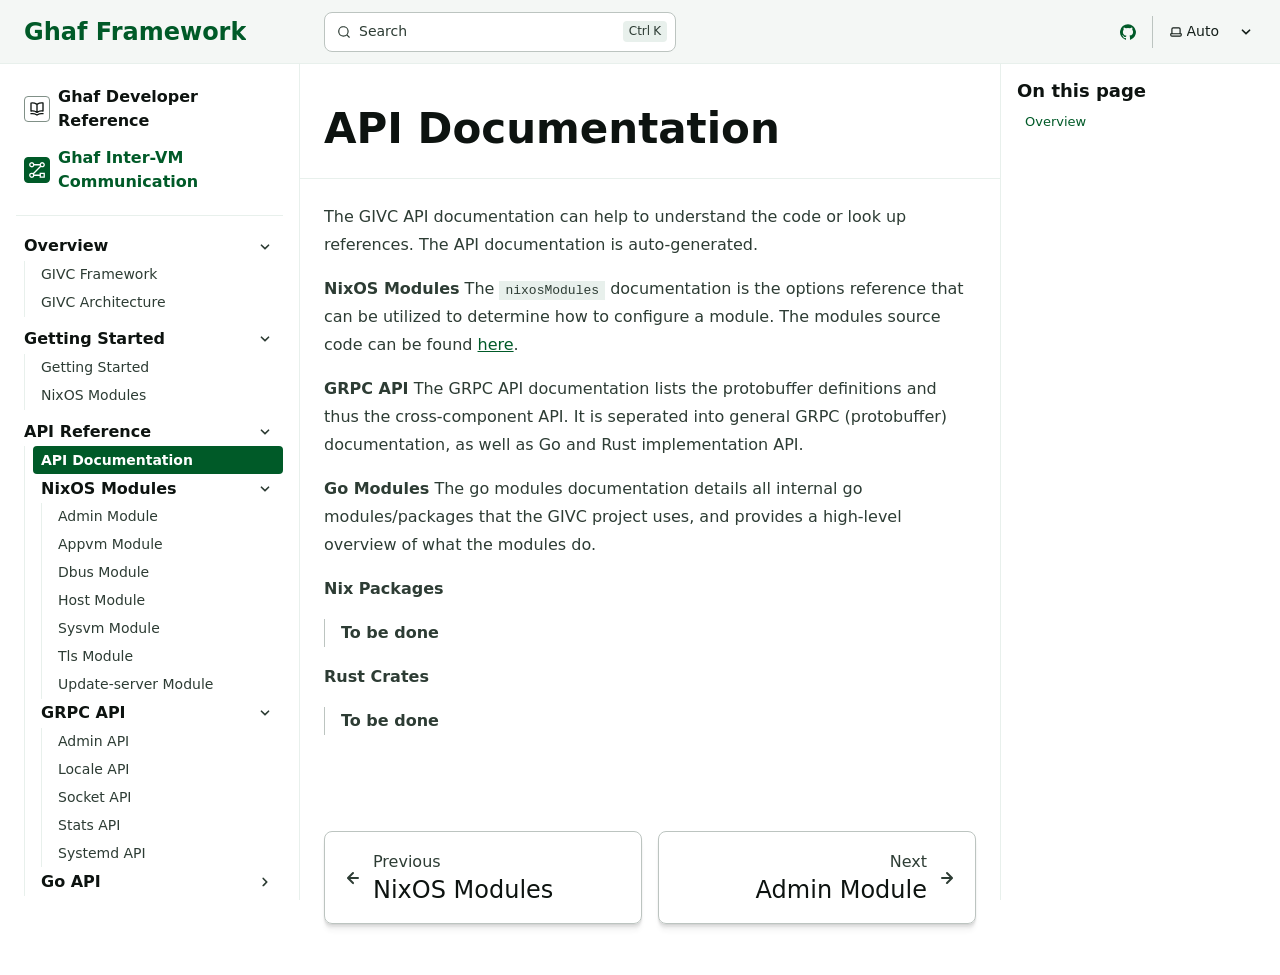
<file: givc/api/index.html>
<!DOCTYPE html><html lang="en" dir="ltr" data-theme="dark" data-has-toc data-has-sidebar class="astro-bguv2lll"> <head><meta charset="utf-8"/><meta name="viewport" content="width=device-width, initial-scale=1"/><title>API Documentation | Ghaf Framework</title><link rel="canonical" href="https://ghaf.tii.ae/givc/api/"/><link rel="sitemap" href="/sitemap-index.xml"/><link rel="shortcut icon" href="/favicon.svg" type="image/svg+xml"/><meta name="generator" content="Astro v5.17.1"/><meta name="generator" content="Starlight v0.37.6"/><meta property="og:title" content="API Documentation"/><meta property="og:type" content="article"/><meta property="og:url" content="https://ghaf.tii.ae/givc/api/"/><meta property="og:locale" content="en"/><meta property="og:description" content="Ghaf/gRPC Inter-Vm Communication (GIVC) API documentation"/><meta property="og:site_name" content="Ghaf Framework"/><meta name="twitter:card" content="summary_large_image"/><meta name="description" content="Ghaf/gRPC Inter-Vm Communication (GIVC) API documentation"/><script>
	window.StarlightThemeProvider = (() => {
		const storedTheme =
			typeof localStorage !== 'undefined' && localStorage.getItem('starlight-theme');
		const theme =
			storedTheme ||
			(window.matchMedia('(prefers-color-scheme: light)').matches ? 'light' : 'dark');
		document.documentElement.dataset.theme = theme === 'light' ? 'light' : 'dark';
		return {
			updatePickers(theme = storedTheme || 'auto') {
				document.querySelectorAll('starlight-theme-select').forEach((picker) => {
					const select = picker.querySelector('select');
					if (select) select.value = theme;
					/** @type {HTMLTemplateElement | null} */
					const tmpl = document.querySelector(`#theme-icons`);
					const newIcon = tmpl && tmpl.content.querySelector('.' + theme);
					if (newIcon) {
						const oldIcon = picker.querySelector('svg.label-icon');
						if (oldIcon) {
							oldIcon.replaceChildren(...newIcon.cloneNode(true).childNodes);
						}
					}
				});
			},
		};
	})();
</script><template id="theme-icons"><svg aria-hidden="true" class="light astro-c6vsoqas" width="16" height="16" viewBox="0 0 24 24" fill="currentColor" style="--sl-icon-size: 1em;"><path d="M5 12a1 1 0 0 0-1-1H3a1 1 0 0 0 0 2h1a1 1 0 0 0 1-1Zm.64 5-.71.71a1 1 0 0 0 0 1.41 1 1 0 0 0 1.41 0l.71-.71A1 1 0 0 0 5.64 17ZM12 5a1 1 0 0 0 1-1V3a1 1 0 0 0-2 0v1a1 1 0 0 0 1 1Zm5.66 2.34a1 1 0 0 0 .7-.29l.71-.71a1 1 0 1 0-1.41-1.41l-.66.71a1 1 0 0 0 0 1.41 1 1 0 0 0 .66.29Zm-12-.29a1 1 0 0 0 1.41 0 1 1 0 0 0 0-1.41l-.71-.71a1.004 1.004 0 1 0-1.43 1.41l.73.71ZM21 11h-1a1 1 0 0 0 0 2h1a1 1 0 0 0 0-2Zm-2.64 6A1 1 0 0 0 17 18.36l.71.71a1 1 0 0 0 1.41 0 1 1 0 0 0 0-1.41l-.76-.66ZM12 6.5a5.5 5.5 0 1 0 5.5 5.5A5.51 5.51 0 0 0 12 6.5Zm0 9a3.5 3.5 0 1 1 0-7 3.5 3.5 0 0 1 0 7Zm0 3.5a1 1 0 0 0-1 1v1a1 1 0 0 0 2 0v-1a1 1 0 0 0-1-1Z"/></svg><svg aria-hidden="true" class="dark astro-c6vsoqas" width="16" height="16" viewBox="0 0 24 24" fill="currentColor" style="--sl-icon-size: 1em;"><path d="M21.64 13a1 1 0 0 0-1.05-.14 8.049 8.049 0 0 1-3.37.73 8.15 8.15 0 0 1-8.14-8.1 8.59 8.59 0 0 1 .25-2A1 1 0 0 0 8 2.36a10.14 10.14 0 1 0 14 11.69 1 1 0 0 0-.36-1.05Zm-9.5 6.69A8.14 8.14 0 0 1 7.08 5.22v.27a10.15 10.15 0 0 0 10.14 10.14 9.784 9.784 0 0 0 2.1-.22 8.11 8.11 0 0 1-7.18 4.32v-.04Z"/></svg><svg aria-hidden="true" class="auto astro-c6vsoqas" width="16" height="16" viewBox="0 0 24 24" fill="currentColor" style="--sl-icon-size: 1em;"><path d="M21 14h-1V7a3 3 0 0 0-3-3H7a3 3 0 0 0-3 3v7H3a1 1 0 0 0-1 1v2a3 3 0 0 0 3 3h14a3 3 0 0 0 3-3v-2a1 1 0 0 0-1-1ZM6 7a1 1 0 0 1 1-1h10a1 1 0 0 1 1 1v7H6V7Zm14 10a1 1 0 0 1-1 1H5a1 1 0 0 1-1-1v-1h16v1Z"/></svg></template><link rel="stylesheet" href="/_astro/print.DNXP8c50.css" media="print"><link rel="stylesheet" href="/_astro/index.DRBrafbx.css">
<style>@layer starlight.components{:root{--sl-badge-default-border: var(--sl-color-accent);--sl-badge-default-bg: var(--sl-color-accent-low);--sl-badge-default-text: #fff;--sl-badge-note-border: var(--sl-color-blue);--sl-badge-note-bg: var(--sl-color-blue-low);--sl-badge-note-text: #fff;--sl-badge-danger-border: var(--sl-color-red);--sl-badge-danger-bg: var(--sl-color-red-low);--sl-badge-danger-text: #fff;--sl-badge-success-border: var(--sl-color-green);--sl-badge-success-bg: var(--sl-color-green-low);--sl-badge-success-text: #fff;--sl-badge-caution-border: var(--sl-color-orange);--sl-badge-caution-bg: var(--sl-color-orange-low);--sl-badge-caution-text: #fff;--sl-badge-tip-border: var(--sl-color-purple);--sl-badge-tip-bg: var(--sl-color-purple-low);--sl-badge-tip-text: #fff}[data-theme=light]:root{--sl-badge-default-bg: var(--sl-color-accent-high);--sl-badge-note-bg: var(--sl-color-blue-high);--sl-badge-danger-bg: var(--sl-color-red-high);--sl-badge-success-bg: var(--sl-color-green-high);--sl-badge-caution-bg: var(--sl-color-orange-high);--sl-badge-tip-bg: var(--sl-color-purple-high)}.sl-badge:where(.astro-avdet4wd){display:inline-block;border:1px solid var(--sl-color-border-badge);border-radius:.25rem;font-family:var(--sl-font-system-mono);line-height:normal;color:var(--sl-color-text-badge);background-color:var(--sl-color-bg-badge);overflow-wrap:anywhere}.sidebar-content .sl-badge:where(.astro-avdet4wd){line-height:1;font-size:var(--sl-text-xs);padding:.125rem .375rem}.sidebar-content a[aria-current=page]>.sl-badge:where(.astro-avdet4wd){--sl-color-bg-badge: transparent;--sl-color-border-badge: currentColor;color:inherit}.default:where(.astro-avdet4wd){--sl-color-bg-badge: var(--sl-badge-default-bg);--sl-color-border-badge: var(--sl-badge-default-border);--sl-color-text-badge: var(--sl-badge-default-text)}.note:where(.astro-avdet4wd){--sl-color-bg-badge: var(--sl-badge-note-bg);--sl-color-border-badge: var(--sl-badge-note-border);--sl-color-text-badge: var(--sl-badge-note-text)}.danger:where(.astro-avdet4wd){--sl-color-bg-badge: var(--sl-badge-danger-bg);--sl-color-border-badge: var(--sl-badge-danger-border);--sl-color-text-badge: var(--sl-badge-danger-text)}.success:where(.astro-avdet4wd){--sl-color-bg-badge: var(--sl-badge-success-bg);--sl-color-border-badge: var(--sl-badge-success-border);--sl-color-text-badge: var(--sl-badge-success-text)}.tip:where(.astro-avdet4wd){--sl-color-bg-badge: var(--sl-badge-tip-bg);--sl-color-border-badge: var(--sl-badge-tip-border);--sl-color-text-badge: var(--sl-badge-tip-text)}.caution:where(.astro-avdet4wd){--sl-color-bg-badge: var(--sl-badge-caution-bg);--sl-color-border-badge: var(--sl-badge-caution-border);--sl-color-text-badge: var(--sl-badge-caution-text)}.small:where(.astro-avdet4wd){font-size:var(--sl-text-xs);padding:.125rem .25rem}.medium:where(.astro-avdet4wd){font-size:var(--sl-text-sm);padding:.175rem .35rem}.large:where(.astro-avdet4wd){font-size:var(--sl-text-base);padding:.225rem .45rem}.sl-markdown-content :is(h1,h2,h3,h4,h5,h6) .sl-badge:where(.astro-avdet4wd){vertical-align:middle}}
@layer starlight.components{.card:where(.astro-v5tidmuc){--sl-card-border: var(--sl-color-purple);--sl-card-bg: var(--sl-color-purple-low);border:1px solid var(--sl-color-gray-5);background-color:var(--sl-color-black);padding:clamp(1rem,calc(.125rem + 3vw),2.5rem);flex-direction:column;gap:clamp(.5rem,calc(.125rem + 1vw),1rem)}.card:where(.astro-v5tidmuc):nth-child(4n+1){--sl-card-border: var(--sl-color-orange);--sl-card-bg: var(--sl-color-orange-low)}.card:where(.astro-v5tidmuc):nth-child(4n+3){--sl-card-border: var(--sl-color-green);--sl-card-bg: var(--sl-color-green-low)}.card:where(.astro-v5tidmuc):nth-child(4n+4){--sl-card-border: var(--sl-color-red);--sl-card-bg: var(--sl-color-red-low)}.card:where(.astro-v5tidmuc):nth-child(4n+5){--sl-card-border: var(--sl-color-blue);--sl-card-bg: var(--sl-color-blue-low)}.title:where(.astro-v5tidmuc){font-weight:600;font-size:var(--sl-text-h4);color:var(--sl-color-white);line-height:var(--sl-line-height-headings);gap:1rem;align-items:center}.card:where(.astro-v5tidmuc) .icon:where(.astro-v5tidmuc){border:1px solid var(--sl-card-border);background-color:var(--sl-card-bg);padding:.2em;border-radius:.25rem;flex-shrink:0}.card:where(.astro-v5tidmuc) .body:where(.astro-v5tidmuc){margin:0;font-size:clamp(var(--sl-text-sm),calc(.5rem + 1vw),var(--sl-text-body))}}
@layer starlight.components{.card-grid:where(.astro-zntqmydn){display:grid;grid-template-columns:100%;gap:1rem}.card-grid:where(.astro-zntqmydn)>*{margin-top:0!important}@media(min-width:50rem){.card-grid:where(.astro-zntqmydn){grid-template-columns:1fr 1fr;gap:1.5rem}.stagger:where(.astro-zntqmydn){--stagger-height: 5rem;padding-bottom:var(--stagger-height)}.stagger:where(.astro-zntqmydn)>*:nth-child(2n){transform:translateY(var(--stagger-height))}}}
@layer starlight.components{svg:where(.astro-c6vsoqas){color:var(--sl-icon-color);font-size:var(--sl-icon-size, 1em);width:1em;height:1em}}
@layer starlight.components{starlight-tabs:where(.astro-esqgolmp){display:block}.tablist-wrapper:where(.astro-esqgolmp){overflow-x:auto}:where(.astro-esqgolmp)[role=tablist]{display:flex;list-style:none;border-bottom:2px solid var(--sl-color-gray-5);padding:0}.tab:where(.astro-esqgolmp){display:flex}.tab:where(.astro-esqgolmp)>:where(.astro-esqgolmp)[role=tab]{--sl-tab-color-border: var(--sl-color-gray-5);display:flex;align-items:center;gap:.5rem;line-height:var(--sl-line-height-headings);padding:.275rem 1.25rem;text-decoration:none;box-shadow:0 2px 0 var(--sl-tab-color-border);color:var(--sl-color-gray-3);outline-offset:var(--sl-outline-offset-inside);overflow-wrap:initial}.tab:where(.astro-esqgolmp) :where(.astro-esqgolmp)[role=tab][aria-selected=true]{--sl-tab-color-border: var(--sl-color-text-accent);color:var(--sl-color-white);font-weight:600}.tablist-wrapper:where(.astro-esqgolmp)~[role=tabpanel]{margin-top:1rem}}
@layer starlight.components{.sl-steps{--bullet-size: calc(var(--sl-line-height) * 1rem);--bullet-margin: .375rem;list-style:none;counter-reset:steps-counter var(--sl-steps-start, 0);padding-inline-start:0}.sl-steps>li{counter-increment:steps-counter;position:relative;padding-inline-start:calc(var(--bullet-size) + 1rem);padding-bottom:1px;min-height:calc(var(--bullet-size) + var(--bullet-margin))}.sl-steps>li+li{margin-top:0}.sl-steps>li:before{content:counter(steps-counter);position:absolute;top:0;inset-inline-start:0;width:var(--bullet-size);height:var(--bullet-size);line-height:var(--bullet-size);font-size:var(--sl-text-xs);font-weight:600;text-align:center;color:var(--sl-color-white);background-color:var(--sl-color-gray-6);border-radius:99rem;box-shadow:inset 0 0 0 1px var(--sl-color-gray-5)}.sl-steps>li:after{--guide-width: 1px;content:"";position:absolute;top:calc(var(--bullet-size) + var(--bullet-margin));bottom:var(--bullet-margin);inset-inline-start:calc((var(--bullet-size) - var(--guide-width)) / 2);width:var(--guide-width);background-color:var(--sl-color-hairline-light)}}@layer starlight.content{.sl-steps>li>:first-child{--lh: calc(1em * var(--sl-line-height));--shift-y: calc(.5 * (var(--bullet-size) - var(--lh)));transform:translateY(var(--shift-y));margin-bottom:var(--shift-y)}.sl-steps>li>:first-child:where(h1,h2,h3,h4,h5,h6){--lh: calc(1em * var(--sl-line-height-headings))}@supports (--prop: 1lh){.sl-steps>li>:first-child{--lh: 1lh}}}
@layer starlight.components{starlight-file-tree:where(.astro-p67cqifm){--x-space: 1.5rem;--y-space: .125rem;--y-pad: 0;display:block;border:1px solid var(--sl-color-gray-5);padding:1rem;background-color:var(--sl-color-gray-6);font-size:var(--sl-text-xs);font-family:var(--__sl-font-mono);overflow-x:auto}starlight-file-tree:where(.astro-p67cqifm) .directory>details{border:0;padding:0;padding-inline-start:var(--x-space);background:transparent}starlight-file-tree:where(.astro-p67cqifm) .directory>details>summary{margin-inline-start:calc(-1 * var(--x-space));border:0;padding:var(--y-pad) .625rem;font-weight:400;color:var(--sl-color-white);max-width:100%}starlight-file-tree:where(.astro-p67cqifm) .directory>details>summary::marker,starlight-file-tree:where(.astro-p67cqifm) .directory>details>summary::-webkit-details-marker{color:var(--sl-color-gray-3)}starlight-file-tree:where(.astro-p67cqifm) .directory>details>summary:hover,starlight-file-tree:where(.astro-p67cqifm) .directory>details>summary:hover .tree-icon{cursor:pointer;color:var(--sl-color-text-accent);fill:currentColor}starlight-file-tree:where(.astro-p67cqifm) .directory>details>summary:hover~ul{border-color:var(--sl-color-gray-4)}starlight-file-tree:where(.astro-p67cqifm) .directory>details>summary:hover .highlight .tree-icon{color:var(--sl-color-text-invert);fill:currentColor}starlight-file-tree:where(.astro-p67cqifm) ul{margin-inline-start:.5rem;border-inline-start:1px solid var(--sl-color-gray-5);padding:0;padding-inline-start:.125rem;list-style:none}starlight-file-tree:where(.astro-p67cqifm)>ul{margin:0;border:0;padding:0}starlight-file-tree:where(.astro-p67cqifm) li{margin:var(--y-space) 0;padding:var(--y-pad) 0}starlight-file-tree:where(.astro-p67cqifm) .file{margin-inline-start:calc(var(--x-space) - .125rem);color:var(--sl-color-white)}starlight-file-tree:where(.astro-p67cqifm) .tree-entry{display:inline-flex;align-items:flex-start;flex-wrap:wrap;max-width:calc(100% - 1rem)}@media(min-width:30em){starlight-file-tree:where(.astro-p67cqifm) .tree-entry{flex-wrap:nowrap}}starlight-file-tree:where(.astro-p67cqifm) .tree-entry>:first-child{flex-shrink:0}starlight-file-tree:where(.astro-p67cqifm) .empty{color:var(--sl-color-gray-3);padding-inline-start:.375rem}starlight-file-tree:where(.astro-p67cqifm) .comment{color:var(--sl-color-gray-3);padding-inline-start:1.625rem;max-width:24rem;min-width:12rem}starlight-file-tree:where(.astro-p67cqifm) .highlight{display:inline-block;border-radius:.25rem;padding-inline-end:.5rem;color:var(--sl-color-text-invert);background-color:var(--sl-color-text-accent)}starlight-file-tree:where(.astro-p67cqifm) svg{display:inline;fill:var(--sl-color-gray-3);vertical-align:middle;margin-inline:.25rem .375rem;width:.875rem;height:.875rem}starlight-file-tree:where(.astro-p67cqifm) .highlight svg.tree-icon{fill:currentColor}}
@layer starlight.components{.sl-link-button:where(.astro-xwgiixxa){align-items:center;border:1px solid transparent;border-radius:999rem;display:inline-flex;font-size:var(--sl-text-sm);gap:.5em;line-height:1.1875;outline-offset:.25rem;padding:.4375rem 1.125rem;text-decoration:none}.sl-link-button:where(.astro-xwgiixxa).primary{background:var(--sl-color-text-accent);border-color:var(--sl-color-text-accent);color:var(--sl-color-black)}.sl-link-button:where(.astro-xwgiixxa).primary:hover{color:var(--sl-color-black)}.sl-link-button:where(.astro-xwgiixxa).secondary{border-color:inherit;color:var(--sl-color-white)}.sl-link-button:where(.astro-xwgiixxa).minimal{color:var(--sl-color-white);padding-inline:0}.sl-link-button:where(.astro-xwgiixxa) svg{flex-shrink:0}@media(min-width:50rem){.sl-link-button:where(.astro-xwgiixxa){font-size:var(--sl-text-base);padding:.9375rem 1.25rem}}.sl-markdown-content .sl-link-button:where(.astro-xwgiixxa){margin-inline-end:1rem}.sl-markdown-content .sl-link-button:where(.astro-xwgiixxa):not(:where(p *)){margin-block:1rem}}
</style><script type="module" src="/_astro/page.B1D-nYk3.js"></script></head> <body class="astro-bguv2lll"> <a href="#_top" class="astro-7q3lir66">Skip to content</a>  <div class="page sl-flex astro-vrdttmbt"> <header class="header astro-vrdttmbt"><div class="header astro-kmkmnagf"> <div class="title-wrapper sl-flex astro-kmkmnagf"> <a href="/" class="site-title sl-flex astro-m46x6ez3">  <span class="astro-m46x6ez3" translate="no"> Ghaf Framework </span> </a>  </div> <div class="sl-flex print:hidden astro-kmkmnagf"> <site-search class="astro-kmkmnagf astro-v37mnknz" data-translations="{&#34;placeholder&#34;:&#34;Search&#34;}"> <button data-open-modal disabled aria-label="Search" aria-keyshortcuts="Control+K" class="astro-v37mnknz"> <svg aria-hidden="true" class="astro-v37mnknz astro-c6vsoqas" width="16" height="16" viewBox="0 0 24 24" fill="currentColor" style="--sl-icon-size: 1em;"><path d="M21.71 20.29 18 16.61A9 9 0 1 0 16.61 18l3.68 3.68a.999.999 0 0 0 1.42 0 1 1 0 0 0 0-1.39ZM11 18a7 7 0 1 1 0-14 7 7 0 0 1 0 14Z"/></svg> <span class="sl-hidden md:sl-block astro-v37mnknz" aria-hidden="true">Search</span> <kbd class="sl-hidden md:sl-flex astro-v37mnknz" style="display: none;"> <kbd class="astro-v37mnknz">Ctrl</kbd><kbd class="astro-v37mnknz">K</kbd> </kbd> </button> <dialog style="padding:0" aria-label="Search" class="astro-v37mnknz"> <div class="dialog-frame sl-flex astro-v37mnknz">  <button data-close-modal class="sl-flex md:sl-hidden astro-v37mnknz"> Cancel </button> <div class="search-container astro-v37mnknz"> <div id="starlight__search" class="astro-v37mnknz"></div> </div> </div> </dialog> </site-search>  <script>
	(() => {
		const openBtn = document.querySelector('button[data-open-modal]');
		const shortcut = openBtn?.querySelector('kbd');
		if (!openBtn || !(shortcut instanceof HTMLElement)) return;
		const platformKey = shortcut.querySelector('kbd');
		if (platformKey && /(Mac|iPhone|iPod|iPad)/i.test(navigator.platform)) {
			platformKey.textContent = '⌘';
			openBtn.setAttribute('aria-keyshortcuts', 'Meta+K');
		}
		shortcut.style.display = '';
	})();
</script> <script type="module" src="/_astro/Search.astro_astro_type_script_index_0_lang.cjYDvRdi.js"></script>   </div> <div class="sl-hidden md:sl-flex print:hidden right-group astro-kmkmnagf"> <div class="sl-flex social-icons astro-kmkmnagf"> <a href="https://github.com/tiiuae/ghaf" rel="me" class="sl-flex astro-wy4te6ga"><span class="sr-only astro-wy4te6ga">GitHub</span><svg aria-hidden="true" class="astro-wy4te6ga astro-c6vsoqas" width="16" height="16" viewBox="0 0 24 24" fill="currentColor" style="--sl-icon-size: 1em;"><path d="M12 .3a12 12 0 0 0-3.8 23.38c.6.12.83-.26.83-.57L9 21.07c-3.34.72-4.04-1.61-4.04-1.61-.55-1.39-1.34-1.76-1.34-1.76-1.08-.74.09-.73.09-.73 1.2.09 1.83 1.24 1.83 1.24 1.08 1.83 2.81 1.3 3.5 1 .1-.78.42-1.31.76-1.61-2.67-.3-5.47-1.33-5.47-5.93 0-1.31.47-2.38 1.24-3.22-.14-.3-.54-1.52.1-3.18 0 0 1-.32 3.3 1.23a11.5 11.5 0 0 1 6 0c2.28-1.55 3.29-1.23 3.29-1.23.64 1.66.24 2.88.12 3.18a4.65 4.65 0 0 1 1.23 3.22c0 4.61-2.8 5.63-5.48 5.92.42.36.81 1.1.81 2.22l-.01 3.29c0 .31.2.69.82.57A12 12 0 0 0 12 .3Z"/></svg></a> </div> <starlight-theme-select>  <label style="--sl-select-width: 6.25em" class="astro-4yphtoen"> <span class="sr-only astro-4yphtoen">Select theme</span> <svg aria-hidden="true" class="icon label-icon astro-4yphtoen astro-c6vsoqas" width="16" height="16" viewBox="0 0 24 24" fill="currentColor" style="--sl-icon-size: 1em;"><path d="M21 14h-1V7a3 3 0 0 0-3-3H7a3 3 0 0 0-3 3v7H3a1 1 0 0 0-1 1v2a3 3 0 0 0 3 3h14a3 3 0 0 0 3-3v-2a1 1 0 0 0-1-1ZM6 7a1 1 0 0 1 1-1h10a1 1 0 0 1 1 1v7H6V7Zm14 10a1 1 0 0 1-1 1H5a1 1 0 0 1-1-1v-1h16v1Z"/></svg> <select autocomplete="off" class="astro-4yphtoen"> <option value="dark" class="astro-4yphtoen">Dark</option><option value="light" class="astro-4yphtoen">Light</option><option value="auto" selected class="astro-4yphtoen">Auto</option> </select> <svg aria-hidden="true" class="icon caret astro-4yphtoen astro-c6vsoqas" width="16" height="16" viewBox="0 0 24 24" fill="currentColor" style="--sl-icon-size: 1em;"><path d="M17 9.17a1 1 0 0 0-1.41 0L12 12.71 8.46 9.17a1 1 0 1 0-1.41 1.42l4.24 4.24a1.002 1.002 0 0 0 1.42 0L17 10.59a1.002 1.002 0 0 0 0-1.42Z"/></svg> </label>  </starlight-theme-select>  <script>
	StarlightThemeProvider.updatePickers();
</script> <script type="module">const r="starlight-theme",o=e=>e==="auto"||e==="dark"||e==="light"?e:"auto",c=()=>o(typeof localStorage<"u"&&localStorage.getItem(r));function n(e){typeof localStorage<"u"&&localStorage.setItem(r,e==="light"||e==="dark"?e:"")}const l=()=>matchMedia("(prefers-color-scheme: light)").matches?"light":"dark";function t(e){StarlightThemeProvider.updatePickers(e),document.documentElement.dataset.theme=e==="auto"?l():e,n(e)}matchMedia("(prefers-color-scheme: light)").addEventListener("change",()=>{c()==="auto"&&t("auto")});class s extends HTMLElement{constructor(){super(),t(c()),this.querySelector("select")?.addEventListener("change",a=>{a.currentTarget instanceof HTMLSelectElement&&t(o(a.currentTarget.value))})}}customElements.define("starlight-theme-select",s);</script> <script type="module">class s extends HTMLElement{constructor(){super();const e=this.querySelector("select");e&&(e.addEventListener("change",t=>{t.currentTarget instanceof HTMLSelectElement&&(window.location.pathname=t.currentTarget.value)}),window.addEventListener("pageshow",t=>{if(!t.persisted)return;const n=e.querySelector("option[selected]")?.index;n!==e.selectedIndex&&(e.selectedIndex=n??0)}))}}customElements.define("starlight-lang-select",s);</script> </div> </div> </header> <nav class="sidebar print:hidden astro-vrdttmbt" aria-label="Main"> <starlight-menu-button class="print:hidden astro-jif73yzw"> <button aria-expanded="false" aria-label="Menu" aria-controls="starlight__sidebar" class="sl-flex md:sl-hidden astro-jif73yzw"> <svg aria-hidden="true" class="open-menu astro-jif73yzw astro-c6vsoqas" width="16" height="16" viewBox="0 0 24 24" fill="currentColor" style="--sl-icon-size: 1em;"><path d="M3 8h18a1 1 0 1 0 0-2H3a1 1 0 0 0 0 2Zm18 8H3a1 1 0 0 0 0 2h18a1 1 0 0 0 0-2Zm0-5H3a1 1 0 0 0 0 2h18a1 1 0 0 0 0-2Z"/></svg> <svg aria-hidden="true" class="close-menu astro-jif73yzw astro-c6vsoqas" width="16" height="16" viewBox="0 0 24 24" fill="currentColor" style="--sl-icon-size: 1em;"><path d="m13.41 12 6.3-6.29a1.004 1.004 0 1 0-1.42-1.42L12 10.59l-6.29-6.3a1.004 1.004 0 0 0-1.42 1.42l6.3 6.29-6.3 6.29a1 1 0 0 0 0 1.42.998.998 0 0 0 1.42 0l6.29-6.3 6.29 6.3a.999.999 0 0 0 1.42 0 1 1 0 0 0 0-1.42L13.41 12Z"/></svg> </button> </starlight-menu-button> <script type="module">class s extends HTMLElement{constructor(){super(),this.btn=this.querySelector("button"),this.btn.addEventListener("click",()=>this.toggleExpanded());const t=this.closest("nav");t&&t.addEventListener("keyup",e=>this.closeOnEscape(e))}setExpanded(t){this.setAttribute("aria-expanded",String(t)),document.body.toggleAttribute("data-mobile-menu-expanded",t)}toggleExpanded(){this.setExpanded(this.getAttribute("aria-expanded")!=="true")}closeOnEscape(t){t.code==="Escape"&&(this.setExpanded(!1),this.btn.focus())}}customElements.define("starlight-menu-button",s);</script>   <div id="starlight__sidebar" class="sidebar-pane astro-vrdttmbt"> <div class="sidebar-content sl-flex astro-vrdttmbt"> <ul class="starlight-sidebar-topics astro-2fh6iaza"> <li class="astro-2fh6iaza"> <a href="/ghaf/overview/" class="astro-2fh6iaza"> <div class="starlight-sidebar-topics-icon astro-2fh6iaza"> <svg aria-hidden="true" class="astro-2fh6iaza astro-c6vsoqas" width="16" height="16" viewBox="0 0 24 24" fill="currentColor" style="--sl-icon-size: 1em;"><path d="M21.17 2.06A13.1 13.1 0 0 0 19 1.87a12.94 12.94 0 0 0-7 2.05 12.94 12.94 0 0 0-7-2 13.1 13.1 0 0 0-2.17.19 1 1 0 0 0-.83 1v12a1 1 0 0 0 1.17 1 10.9 10.9 0 0 1 8.25 1.91l.12.07h.11a.91.91 0 0 0 .7 0h.11l.12-.07A10.899 10.899 0 0 1 20.83 16 1 1 0 0 0 22 15V3a1 1 0 0 0-.83-.94ZM11 15.35a12.87 12.87 0 0 0-6-1.48H4v-10c.333-.02.667-.02 1 0a10.86 10.86 0 0 1 6 1.8v9.68Zm9-1.44h-1a12.87 12.87 0 0 0-6 1.48V5.67a10.86 10.86 0 0 1 6-1.8c.333-.02.667-.02 1 0v10.04Zm1.17 4.15a13.098 13.098 0 0 0-2.17-.19 12.94 12.94 0 0 0-7 2.05 12.94 12.94 0 0 0-7-2.05c-.727.003-1.453.066-2.17.19A1 1 0 0 0 2 19.21a1 1 0 0 0 1.17.79 10.9 10.9 0 0 1 8.25 1.91 1 1 0 0 0 1.16 0A10.9 10.9 0 0 1 20.83 20a1 1 0 0 0 1.17-.79 1 1 0 0 0-.83-1.15Z"/></svg> </div> <div class="astro-2fh6iaza"> Ghaf Developer Reference  </div> </a> </li><li class="astro-2fh6iaza"> <a href="/givc/overview/" class="starlight-sidebar-topics-current astro-2fh6iaza"> <div class="starlight-sidebar-topics-icon astro-2fh6iaza"> <svg aria-hidden="true" class="astro-2fh6iaza astro-c6vsoqas" width="16" height="16" viewBox="0 0 24 24" fill="currentColor" style="--sl-icon-size: 1em;"><path d="M15.948 15.948L15.948 18.888L7.926 18.888Q7.800 18.384 7.506 17.922L7.506 17.922L17.922 7.506Q18.804 8.052 19.896 8.052L19.896 8.052Q21.408 8.052 22.542 7.023Q23.676 5.994 23.802 4.461Q23.928 2.928 22.983 1.710Q22.038 0.492 20.526 0.240Q19.014-0.012 17.733 0.828Q16.452 1.668 16.074 3.138L16.074 3.138L7.926 3.138Q7.548 1.710 6.330 0.870Q5.112 0.030 3.621 0.219Q2.130 0.408 1.164 1.521Q0.198 2.634 0.198 4.125Q0.198 5.616 1.164 6.729Q2.130 7.842 3.621 8.031Q5.112 8.220 6.330 7.380Q7.548 6.540 7.926 5.112L7.926 5.112L16.074 5.112Q16.200 5.616 16.494 6.078L16.494 6.078L6.078 16.494Q5.196 15.948 4.146 15.948L4.146 15.948Q2.592 15.948 1.458 16.977Q0.324 18.006 0.198 19.539Q0.072 21.072 1.017 22.290Q1.962 23.508 3.474 23.760Q4.986 24.012 6.267 23.172Q7.548 22.332 7.926 20.862L7.926 20.862L15.948 20.862L15.948 23.802L23.802 23.802L23.802 15.948L15.948 15.948ZM4.146 6.078L4.146 6.078Q3.432 6.078 2.886 5.637Q2.340 5.196 2.214 4.503Q2.088 3.810 2.403 3.201Q2.718 2.592 3.369 2.319Q4.020 2.046 4.692 2.256Q5.364 2.466 5.763 3.033Q6.162 3.600 6.099 4.314Q6.036 5.028 5.532 5.532L5.532 5.532Q4.944 6.078 4.146 6.078ZM19.854 2.172L19.854 2.172Q20.484 2.172 20.967 2.487Q21.450 2.802 21.681 3.369Q21.912 3.936 21.807 4.524Q21.702 5.112 21.282 5.532Q20.862 5.952 20.274 6.057Q19.686 6.162 19.119 5.931Q18.552 5.700 18.237 5.217Q17.922 4.734 17.922 4.104L17.922 4.104Q17.922 3.306 18.489 2.739Q19.056 2.172 19.854 2.172ZM4.146 21.828L4.146 21.828Q3.306 21.828 2.739 21.261Q2.172 20.694 2.172 19.875Q2.172 19.056 2.739 18.489Q3.306 17.922 4.125 17.922Q4.944 17.922 5.532 18.489Q6.120 19.056 6.120 19.875Q6.120 20.694 5.532 21.261Q4.944 21.828 4.146 21.828ZM17.922 21.828L17.922 17.922L21.828 17.922L21.828 21.828L17.922 21.828Z"/></svg> </div> <div class="astro-2fh6iaza"> Ghaf Inter-VM Communication  </div> </a> </li> </ul>  <sl-sidebar-state-persist data-hash="0qet9rn" class="astro-kku4brbg"> <script aria-hidden="true">
		(() => {
			try {
				if (!matchMedia('(min-width: 50em)').matches) return;
				/** @type {HTMLElement | null} */
				const target = document.querySelector('sl-sidebar-state-persist');
				const state = JSON.parse(sessionStorage.getItem('sl-sidebar-state') || '0');
				if (!target || !state || target.dataset.hash !== state.hash) return;
				window._starlightScrollRestore = state.scroll;
				customElements.define(
					'sl-sidebar-restore',
					class SidebarRestore extends HTMLElement {
						connectedCallback() {
							try {
								const idx = parseInt(this.dataset.index || '');
								const details = this.closest('details');
								if (details && typeof state.open[idx] === 'boolean') details.open = state.open[idx];
							} catch {}
						}
					}
				);
			} catch {}
		})();
	</script>  <ul class="top-level astro-3ii7xxms"> <li class="astro-3ii7xxms"> <details open class="astro-3ii7xxms"> <summary class="astro-3ii7xxms"> <span class="group-label astro-3ii7xxms"> <span class="large astro-3ii7xxms">Overview</span>  </span> <svg aria-hidden="true" class="caret astro-3ii7xxms astro-c6vsoqas" width="16" height="16" viewBox="0 0 24 24" fill="currentColor" style="--sl-icon-size: 1.25rem;"><path d="m14.83 11.29-4.24-4.24a1 1 0 1 0-1.42 1.41L12.71 12l-3.54 3.54a1 1 0 0 0 0 1.41 1 1 0 0 0 .71.29 1 1 0 0 0 .71-.29l4.24-4.24a1.002 1.002 0 0 0 0-1.42Z"/></svg> </summary> <sl-sidebar-restore data-index="0"></sl-sidebar-restore> <ul class="astro-3ii7xxms"> <li class="astro-3ii7xxms"> <a href="/givc/overview/" class="astro-3ii7xxms"> <span class="astro-3ii7xxms">GIVC Framework</span>  </a> </li><li class="astro-3ii7xxms"> <a href="/givc/overview/arch/" class="astro-3ii7xxms"> <span class="astro-3ii7xxms">GIVC Architecture</span>  </a> </li> </ul>  </details> </li><li class="astro-3ii7xxms"> <details open class="astro-3ii7xxms"> <summary class="astro-3ii7xxms"> <span class="group-label astro-3ii7xxms"> <span class="large astro-3ii7xxms">Getting Started</span>  </span> <svg aria-hidden="true" class="caret astro-3ii7xxms astro-c6vsoqas" width="16" height="16" viewBox="0 0 24 24" fill="currentColor" style="--sl-icon-size: 1.25rem;"><path d="m14.83 11.29-4.24-4.24a1 1 0 1 0-1.42 1.41L12.71 12l-3.54 3.54a1 1 0 0 0 0 1.41 1 1 0 0 0 .71.29 1 1 0 0 0 .71-.29l4.24-4.24a1.002 1.002 0 0 0 0-1.42Z"/></svg> </summary> <sl-sidebar-restore data-index="1"></sl-sidebar-restore> <ul class="astro-3ii7xxms"> <li class="astro-3ii7xxms"> <a href="/givc/examples/" class="astro-3ii7xxms"> <span class="astro-3ii7xxms">Getting Started</span>  </a> </li><li class="astro-3ii7xxms"> <a href="/givc/examples/modules/" class="astro-3ii7xxms"> <span class="astro-3ii7xxms">NixOS Modules</span>  </a> </li> </ul>  </details> </li><li class="astro-3ii7xxms"> <details open class="astro-3ii7xxms"> <summary class="astro-3ii7xxms"> <span class="group-label astro-3ii7xxms"> <span class="large astro-3ii7xxms">API Reference</span>  </span> <svg aria-hidden="true" class="caret astro-3ii7xxms astro-c6vsoqas" width="16" height="16" viewBox="0 0 24 24" fill="currentColor" style="--sl-icon-size: 1.25rem;"><path d="m14.83 11.29-4.24-4.24a1 1 0 1 0-1.42 1.41L12.71 12l-3.54 3.54a1 1 0 0 0 0 1.41 1 1 0 0 0 .71.29 1 1 0 0 0 .71-.29l4.24-4.24a1.002 1.002 0 0 0 0-1.42Z"/></svg> </summary> <sl-sidebar-restore data-index="2"></sl-sidebar-restore> <ul class="astro-3ii7xxms"> <li class="astro-3ii7xxms"> <a href="/givc/api/" aria-current="page" class="astro-3ii7xxms"> <span class="astro-3ii7xxms">API Documentation</span>  </a> </li><li class="astro-3ii7xxms"> <details open class="astro-3ii7xxms"> <summary class="astro-3ii7xxms"> <span class="group-label astro-3ii7xxms"> <span class="large astro-3ii7xxms">NixOS Modules</span>  </span> <svg aria-hidden="true" class="caret astro-3ii7xxms astro-c6vsoqas" width="16" height="16" viewBox="0 0 24 24" fill="currentColor" style="--sl-icon-size: 1.25rem;"><path d="m14.83 11.29-4.24-4.24a1 1 0 1 0-1.42 1.41L12.71 12l-3.54 3.54a1 1 0 0 0 0 1.41 1 1 0 0 0 .71.29 1 1 0 0 0 .71-.29l4.24-4.24a1.002 1.002 0 0 0 0-1.42Z"/></svg> </summary> <sl-sidebar-restore data-index="3"></sl-sidebar-restore> <ul class="astro-3ii7xxms"> <li class="astro-3ii7xxms"> <a href="/givc/api/nixos/admin/" class="astro-3ii7xxms"> <span class="astro-3ii7xxms">Admin Module</span>  </a> </li><li class="astro-3ii7xxms"> <a href="/givc/api/nixos/appvm/" class="astro-3ii7xxms"> <span class="astro-3ii7xxms">Appvm Module</span>  </a> </li><li class="astro-3ii7xxms"> <a href="/givc/api/nixos/dbus/" class="astro-3ii7xxms"> <span class="astro-3ii7xxms">Dbus Module</span>  </a> </li><li class="astro-3ii7xxms"> <a href="/givc/api/nixos/host/" class="astro-3ii7xxms"> <span class="astro-3ii7xxms">Host Module</span>  </a> </li><li class="astro-3ii7xxms"> <a href="/givc/api/nixos/sysvm/" class="astro-3ii7xxms"> <span class="astro-3ii7xxms">Sysvm Module</span>  </a> </li><li class="astro-3ii7xxms"> <a href="/givc/api/nixos/tls/" class="astro-3ii7xxms"> <span class="astro-3ii7xxms">Tls Module</span>  </a> </li><li class="astro-3ii7xxms"> <a href="/givc/api/nixos/update-server/" class="astro-3ii7xxms"> <span class="astro-3ii7xxms">Update-server Module</span>  </a> </li> </ul>  </details> </li><li class="astro-3ii7xxms"> <details open class="astro-3ii7xxms"> <summary class="astro-3ii7xxms"> <span class="group-label astro-3ii7xxms"> <span class="large astro-3ii7xxms">GRPC API</span>  </span> <svg aria-hidden="true" class="caret astro-3ii7xxms astro-c6vsoqas" width="16" height="16" viewBox="0 0 24 24" fill="currentColor" style="--sl-icon-size: 1.25rem;"><path d="m14.83 11.29-4.24-4.24a1 1 0 1 0-1.42 1.41L12.71 12l-3.54 3.54a1 1 0 0 0 0 1.41 1 1 0 0 0 .71.29 1 1 0 0 0 .71-.29l4.24-4.24a1.002 1.002 0 0 0 0-1.42Z"/></svg> </summary> <sl-sidebar-restore data-index="4"></sl-sidebar-restore> <ul class="astro-3ii7xxms"> <li class="astro-3ii7xxms"> <a href="/givc/api/grpc/admin/" class="astro-3ii7xxms"> <span class="astro-3ii7xxms">Admin API</span>  </a> </li><li class="astro-3ii7xxms"> <a href="/givc/api/grpc/locale/" class="astro-3ii7xxms"> <span class="astro-3ii7xxms">Locale API</span>  </a> </li><li class="astro-3ii7xxms"> <a href="/givc/api/grpc/socket/" class="astro-3ii7xxms"> <span class="astro-3ii7xxms">Socket API</span>  </a> </li><li class="astro-3ii7xxms"> <a href="/givc/api/grpc/stats/" class="astro-3ii7xxms"> <span class="astro-3ii7xxms">Stats API</span>  </a> </li><li class="astro-3ii7xxms"> <a href="/givc/api/grpc/systemd/" class="astro-3ii7xxms"> <span class="astro-3ii7xxms">Systemd API</span>  </a> </li> </ul>  </details> </li><li class="astro-3ii7xxms"> <details class="astro-3ii7xxms"> <summary class="astro-3ii7xxms"> <span class="group-label astro-3ii7xxms"> <span class="large astro-3ii7xxms">Go API</span>  </span> <svg aria-hidden="true" class="caret astro-3ii7xxms astro-c6vsoqas" width="16" height="16" viewBox="0 0 24 24" fill="currentColor" style="--sl-icon-size: 1.25rem;"><path d="m14.83 11.29-4.24-4.24a1 1 0 1 0-1.42 1.41L12.71 12l-3.54 3.54a1 1 0 0 0 0 1.41 1 1 0 0 0 .71.29 1 1 0 0 0 .71-.29l4.24-4.24a1.002 1.002 0 0 0 0-1.42Z"/></svg> </summary> <sl-sidebar-restore data-index="5"></sl-sidebar-restore> <ul class="astro-3ii7xxms"> <li class="astro-3ii7xxms"> <a href="/givc/api/go/cmd/givc-agent/" class="astro-3ii7xxms"> <span class="astro-3ii7xxms">Givc-agent Go-API</span>  </a> </li><li class="astro-3ii7xxms"> <details class="astro-3ii7xxms"> <summary class="astro-3ii7xxms"> <span class="group-label astro-3ii7xxms"> <span class="large astro-3ii7xxms">Go-GRPC API</span>  </span> <svg aria-hidden="true" class="caret astro-3ii7xxms astro-c6vsoqas" width="16" height="16" viewBox="0 0 24 24" fill="currentColor" style="--sl-icon-size: 1.25rem;"><path d="m14.83 11.29-4.24-4.24a1 1 0 1 0-1.42 1.41L12.71 12l-3.54 3.54a1 1 0 0 0 0 1.41 1 1 0 0 0 .71.29 1 1 0 0 0 .71-.29l4.24-4.24a1.002 1.002 0 0 0 0-1.42Z"/></svg> </summary> <sl-sidebar-restore data-index="6"></sl-sidebar-restore> <ul class="astro-3ii7xxms"> <li class="astro-3ii7xxms"> <a href="/givc/api/go/grpc/admin/" class="astro-3ii7xxms"> <span class="astro-3ii7xxms">Admin Go-API</span>  </a> </li><li class="astro-3ii7xxms"> <a href="/givc/api/go/grpc/locale/" class="astro-3ii7xxms"> <span class="astro-3ii7xxms">Locale Go-API</span>  </a> </li><li class="astro-3ii7xxms"> <a href="/givc/api/go/grpc/socket/" class="astro-3ii7xxms"> <span class="astro-3ii7xxms">Socket Go-API</span>  </a> </li><li class="astro-3ii7xxms"> <a href="/givc/api/go/grpc/stats/" class="astro-3ii7xxms"> <span class="astro-3ii7xxms">Stats Go-API</span>  </a> </li><li class="astro-3ii7xxms"> <a href="/givc/api/go/grpc/systemd/" class="astro-3ii7xxms"> <span class="astro-3ii7xxms">Systemd Go-API</span>  </a> </li> </ul>  </details> </li><li class="astro-3ii7xxms"> <details class="astro-3ii7xxms"> <summary class="astro-3ii7xxms"> <span class="group-label astro-3ii7xxms"> <span class="large astro-3ii7xxms">Go Packages</span>  </span> <svg aria-hidden="true" class="caret astro-3ii7xxms astro-c6vsoqas" width="16" height="16" viewBox="0 0 24 24" fill="currentColor" style="--sl-icon-size: 1.25rem;"><path d="m14.83 11.29-4.24-4.24a1 1 0 1 0-1.42 1.41L12.71 12l-3.54 3.54a1 1 0 0 0 0 1.41 1 1 0 0 0 .71.29 1 1 0 0 0 .71-.29l4.24-4.24a1.002 1.002 0 0 0 0-1.42Z"/></svg> </summary> <sl-sidebar-restore data-index="7"></sl-sidebar-restore> <ul class="astro-3ii7xxms"> <li class="astro-3ii7xxms"> <a href="/givc/api/go/pkgs/applications/" class="astro-3ii7xxms"> <span class="astro-3ii7xxms">Applications Go-API</span>  </a> </li><li class="astro-3ii7xxms"> <a href="/givc/api/go/pkgs/grpc/" class="astro-3ii7xxms"> <span class="astro-3ii7xxms">Grpc Go-API</span>  </a> </li><li class="astro-3ii7xxms"> <a href="/givc/api/go/pkgs/localelistener/" class="astro-3ii7xxms"> <span class="astro-3ii7xxms">Localelistener Go-API</span>  </a> </li><li class="astro-3ii7xxms"> <a href="/givc/api/go/pkgs/serviceclient/" class="astro-3ii7xxms"> <span class="astro-3ii7xxms">Serviceclient Go-API</span>  </a> </li><li class="astro-3ii7xxms"> <a href="/givc/api/go/pkgs/servicemanager/" class="astro-3ii7xxms"> <span class="astro-3ii7xxms">Servicemanager Go-API</span>  </a> </li><li class="astro-3ii7xxms"> <a href="/givc/api/go/pkgs/statsmanager/" class="astro-3ii7xxms"> <span class="astro-3ii7xxms">Statsmanager Go-API</span>  </a> </li><li class="astro-3ii7xxms"> <a href="/givc/api/go/pkgs/types/" class="astro-3ii7xxms"> <span class="astro-3ii7xxms">Types Go-API</span>  </a> </li><li class="astro-3ii7xxms"> <a href="/givc/api/go/pkgs/utility/" class="astro-3ii7xxms"> <span class="astro-3ii7xxms">Utility Go-API</span>  </a> </li> </ul>  </details> </li> </ul>  </details> </li> </ul>  </details> </li> </ul>   <script aria-hidden="true">
		(() => {
			const scroller = document.getElementById('starlight__sidebar');
			if (!window._starlightScrollRestore || !scroller) return;
			scroller.scrollTop = window._starlightScrollRestore;
			delete window._starlightScrollRestore;
		})();
	</script> </sl-sidebar-state-persist>  <div class="md:sl-hidden"> <div class="mobile-preferences sl-flex astro-wu23bvmt"> <div class="social-icons astro-wu23bvmt"> <a href="https://github.com/tiiuae/ghaf" rel="me" class="sl-flex astro-wy4te6ga"><span class="sr-only astro-wy4te6ga">GitHub</span><svg aria-hidden="true" class="astro-wy4te6ga astro-c6vsoqas" width="16" height="16" viewBox="0 0 24 24" fill="currentColor" style="--sl-icon-size: 1em;"><path d="M12 .3a12 12 0 0 0-3.8 23.38c.6.12.83-.26.83-.57L9 21.07c-3.34.72-4.04-1.61-4.04-1.61-.55-1.39-1.34-1.76-1.34-1.76-1.08-.74.09-.73.09-.73 1.2.09 1.83 1.24 1.83 1.24 1.08 1.83 2.81 1.3 3.5 1 .1-.78.42-1.31.76-1.61-2.67-.3-5.47-1.33-5.47-5.93 0-1.31.47-2.38 1.24-3.22-.14-.3-.54-1.52.1-3.18 0 0 1-.32 3.3 1.23a11.5 11.5 0 0 1 6 0c2.28-1.55 3.29-1.23 3.29-1.23.64 1.66.24 2.88.12 3.18a4.65 4.65 0 0 1 1.23 3.22c0 4.61-2.8 5.63-5.48 5.92.42.36.81 1.1.81 2.22l-.01 3.29c0 .31.2.69.82.57A12 12 0 0 0 12 .3Z"/></svg></a> </div> <starlight-theme-select>  <label style="--sl-select-width: 6.25em" class="astro-4yphtoen"> <span class="sr-only astro-4yphtoen">Select theme</span> <svg aria-hidden="true" class="icon label-icon astro-4yphtoen astro-c6vsoqas" width="16" height="16" viewBox="0 0 24 24" fill="currentColor" style="--sl-icon-size: 1em;"><path d="M21 14h-1V7a3 3 0 0 0-3-3H7a3 3 0 0 0-3 3v7H3a1 1 0 0 0-1 1v2a3 3 0 0 0 3 3h14a3 3 0 0 0 3-3v-2a1 1 0 0 0-1-1ZM6 7a1 1 0 0 1 1-1h10a1 1 0 0 1 1 1v7H6V7Zm14 10a1 1 0 0 1-1 1H5a1 1 0 0 1-1-1v-1h16v1Z"/></svg> <select autocomplete="off" class="astro-4yphtoen"> <option value="dark" class="astro-4yphtoen">Dark</option><option value="light" class="astro-4yphtoen">Light</option><option value="auto" selected class="astro-4yphtoen">Auto</option> </select> <svg aria-hidden="true" class="icon caret astro-4yphtoen astro-c6vsoqas" width="16" height="16" viewBox="0 0 24 24" fill="currentColor" style="--sl-icon-size: 1em;"><path d="M17 9.17a1 1 0 0 0-1.41 0L12 12.71 8.46 9.17a1 1 0 1 0-1.41 1.42l4.24 4.24a1.002 1.002 0 0 0 1.42 0L17 10.59a1.002 1.002 0 0 0 0-1.42Z"/></svg> </label>  </starlight-theme-select>  <script>
	StarlightThemeProvider.updatePickers();
</script>   </div>  </div> </div> </div> </nav> <div class="main-frame astro-vrdttmbt">  <script type="module">const a=document.getElementById("starlight__sidebar"),n=a?.querySelector("sl-sidebar-state-persist"),o="sl-sidebar-state",i=()=>{let t=[];const e=n?.dataset.hash||"";try{const s=sessionStorage.getItem(o),r=JSON.parse(s||"{}");Array.isArray(r.open)&&r.hash===e&&(t=r.open)}catch{}return{hash:e,open:t,scroll:a?.scrollTop||0}},c=t=>{try{sessionStorage.setItem(o,JSON.stringify(t))}catch{}},d=()=>c(i()),l=(t,e)=>{const s=i();s.open[e]=t,c(s)};n?.addEventListener("click",t=>{if(!(t.target instanceof Element))return;const e=t.target.closest("summary")?.closest("details");if(!e)return;const s=e.querySelector("sl-sidebar-restore"),r=parseInt(s?.dataset.index||"");isNaN(r)||l(!e.open,r)});addEventListener("visibilitychange",()=>{document.visibilityState==="hidden"&&d()});addEventListener("pageHide",d);</script> <div class="lg:sl-flex astro-67yu43on"> <aside class="right-sidebar-container print:hidden astro-67yu43on"> <div class="right-sidebar astro-67yu43on"> <script type="module" src="/_astro/MobileTableOfContents.astro_astro_type_script_index_0_lang.hwBsy0Mo.js"></script><script type="module" src="/_astro/TableOfContents.astro_astro_type_script_index_0_lang.FuRcXuRY.js"></script><div class="lg:sl-hidden astro-pb3aqygn"><mobile-starlight-toc data-min-h="2" data-max-h="3" class="astro-doynk5tl"><nav aria-labelledby="starlight__on-this-page--mobile" class="astro-doynk5tl"><details id="starlight__mobile-toc" class="astro-doynk5tl"><summary id="starlight__on-this-page--mobile" class="sl-flex astro-doynk5tl"><span class="toggle sl-flex astro-doynk5tl">On this page<svg aria-hidden="true" class="caret astro-doynk5tl astro-c6vsoqas" width="16" height="16" viewBox="0 0 24 24" fill="currentColor" style="--sl-icon-size: 1rem;"><path d="m14.83 11.29-4.24-4.24a1 1 0 1 0-1.42 1.41L12.71 12l-3.54 3.54a1 1 0 0 0 0 1.41 1 1 0 0 0 .71.29 1 1 0 0 0 .71-.29l4.24-4.24a1.002 1.002 0 0 0 0-1.42Z"/></svg></span><span class="display-current astro-doynk5tl"></span></summary><div class="dropdown astro-doynk5tl"><ul class="isMobile astro-g2bywc46" style="--depth: 0;"> <li class="astro-g2bywc46" style="--depth: 0;"> <a href="#_top" class="astro-g2bywc46" style="--depth: 0;"> <span class="astro-g2bywc46" style="--depth: 0;">Overview</span> </a>  </li> </ul> </div></details></nav></mobile-starlight-toc></div><div class="right-sidebar-panel sl-hidden lg:sl-block astro-pb3aqygn"><div class="sl-container astro-pb3aqygn"><starlight-toc data-min-h="2" data-max-h="3"><nav aria-labelledby="starlight__on-this-page"><h2 id="starlight__on-this-page">On this page</h2><ul class="astro-g2bywc46" style="--depth: 0;"> <li class="astro-g2bywc46" style="--depth: 0;"> <a href="#_top" class="astro-g2bywc46" style="--depth: 0;"> <span class="astro-g2bywc46" style="--depth: 0;">Overview</span> </a>  </li> </ul> </nav></starlight-toc></div></div> </div> </aside> <div class="main-pane astro-67yu43on">  <main data-pagefind-body class="astro-bguv2lll" lang="en" dir="ltr">    <div class="content-panel astro-7nkwcw3z"> <div class="sl-container astro-7nkwcw3z"> <h1 id="_top" class="astro-j6tvhyss">API Documentation</h1>  </div> </div>  <div class="content-panel astro-7nkwcw3z"> <div class="sl-container astro-7nkwcw3z"> <div class="sl-markdown-content"> <p>The GIVC API documentation can help to understand the code or look up references. The API documentation is auto-generated.</p>
<p><strong>NixOS Modules</strong>
The <code dir="auto">nixosModules</code> documentation is the options reference that can be utilized to determine how to configure a module. The modules source code can be found <a href="https://github.com/tiiuae/ghaf-givc/tree/main/nixos/modules">here</a>.</p>
<p><strong>GRPC API</strong>
The GRPC API documentation lists the protobuffer definitions and thus the cross-component API. It is seperated into general GRPC (protobuffer) documentation, as well as Go and Rust implementation API.</p>
<p><strong>Go Modules</strong>
The go modules documentation details all internal go modules/packages that the GIVC project uses, and provides a high-level overview of what the modules do.</p>
<p><strong>Nix Packages</strong></p>
<blockquote>
<p><strong>To be done</strong></p>
</blockquote>
<p><strong>Rust Crates</strong></p>
<blockquote>
<p><strong>To be done</strong></p>
</blockquote> </div> <footer class="sl-flex astro-3yyafb3n"> <div class="meta sl-flex astro-3yyafb3n">   </div> <div class="pagination-links print:hidden astro-u2l5gyhi" dir="ltr"> <a href="/givc/examples/modules/" rel="prev" class="astro-u2l5gyhi"> <svg aria-hidden="true" class="astro-u2l5gyhi astro-c6vsoqas" width="16" height="16" viewBox="0 0 24 24" fill="currentColor" style="--sl-icon-size: 1.5rem;"><path d="M17 11H9.41l3.3-3.29a1.004 1.004 0 1 0-1.42-1.42l-5 5a1 1 0 0 0-.21.33 1 1 0 0 0 0 .76 1 1 0 0 0 .21.33l5 5a1.002 1.002 0 0 0 1.639-.325 1 1 0 0 0-.219-1.095L9.41 13H17a1 1 0 0 0 0-2Z"/></svg> <span class="astro-u2l5gyhi"> Previous <br class="astro-u2l5gyhi"> <span class="link-title astro-u2l5gyhi">NixOS Modules</span> </span> </a> <a href="/givc/api/nixos/admin/" rel="next" class="astro-u2l5gyhi"> <svg aria-hidden="true" class="astro-u2l5gyhi astro-c6vsoqas" width="16" height="16" viewBox="0 0 24 24" fill="currentColor" style="--sl-icon-size: 1.5rem;"><path d="M17.92 11.62a1.001 1.001 0 0 0-.21-.33l-5-5a1.003 1.003 0 1 0-1.42 1.42l3.3 3.29H7a1 1 0 0 0 0 2h7.59l-3.3 3.29a1.002 1.002 0 0 0 .325 1.639 1 1 0 0 0 1.095-.219l5-5a1 1 0 0 0 .21-.33 1 1 0 0 0 0-.76Z"/></svg> <span class="astro-u2l5gyhi"> Next <br class="astro-u2l5gyhi"> <span class="link-title astro-u2l5gyhi">Admin Module</span> </span> </a> </div>   </footer>  </div> </div>   </main> </div> </div>  </div> </div>  </body></html>
</file>
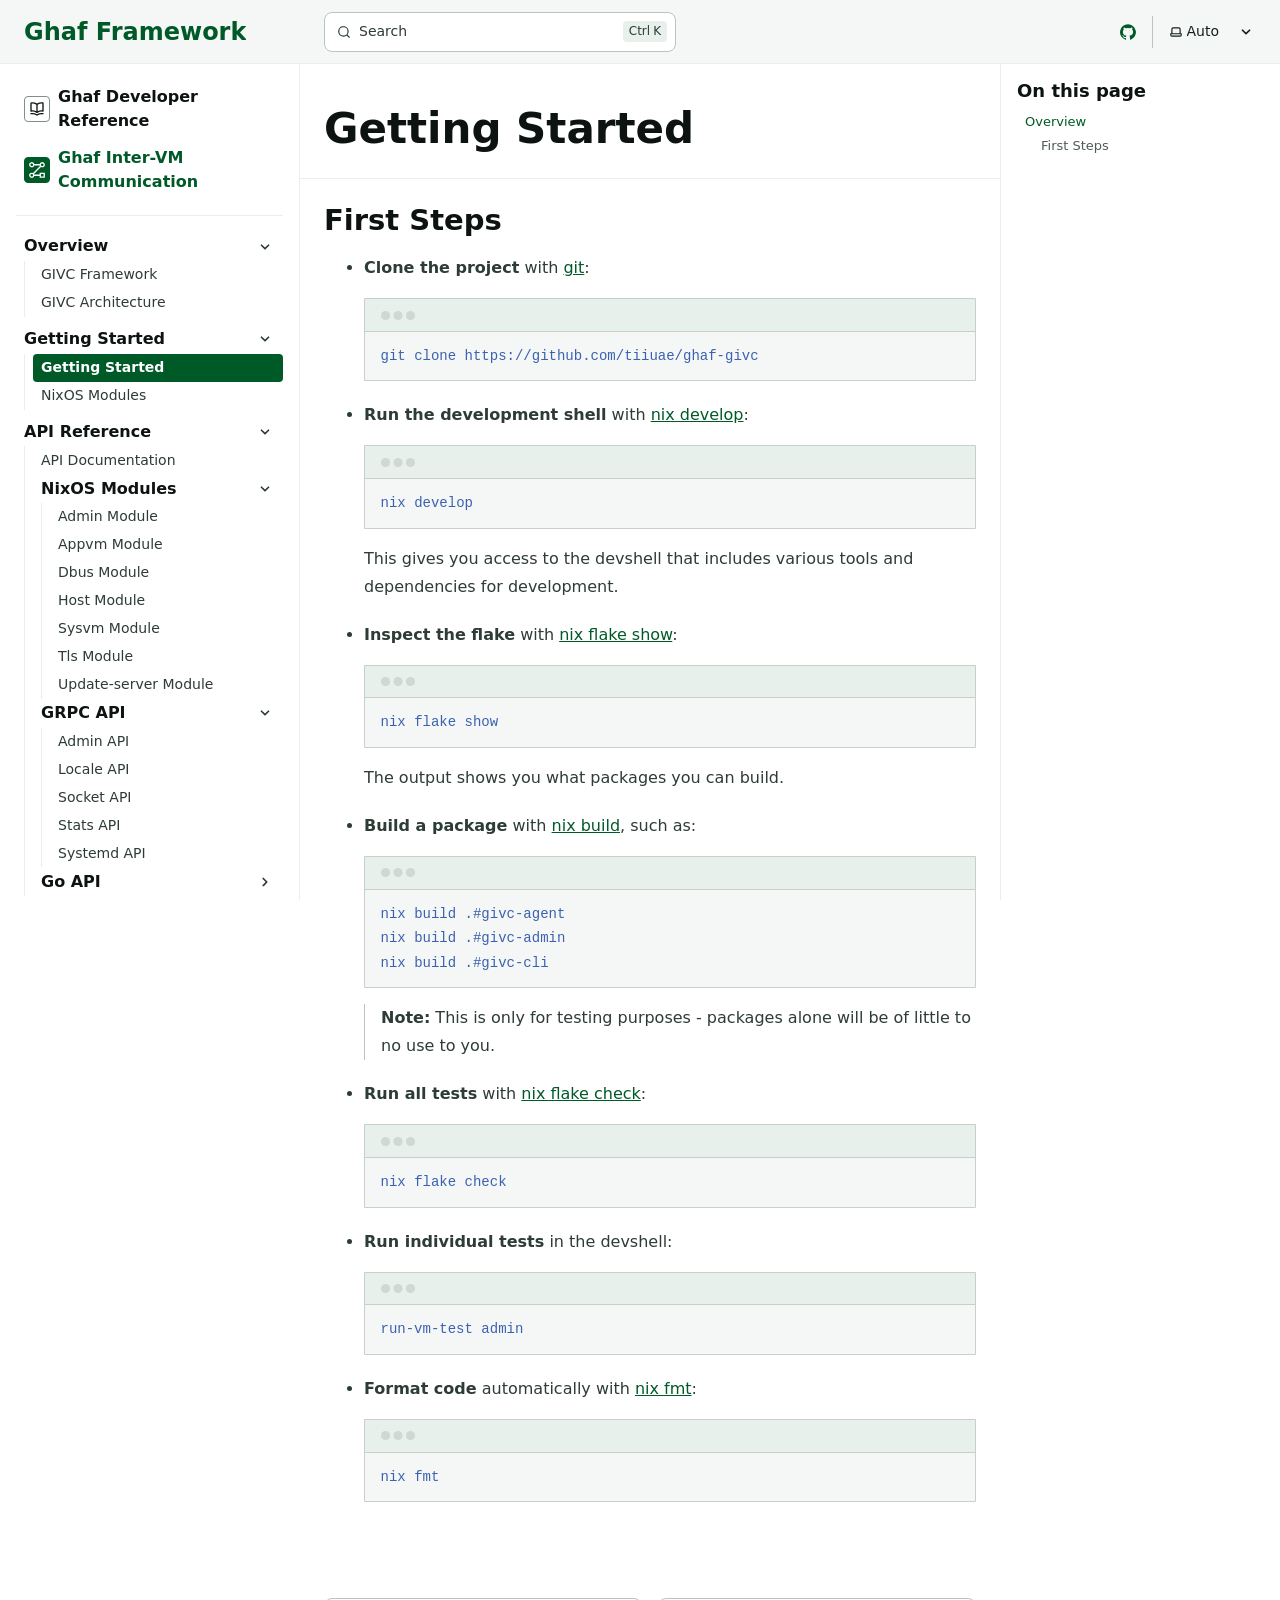
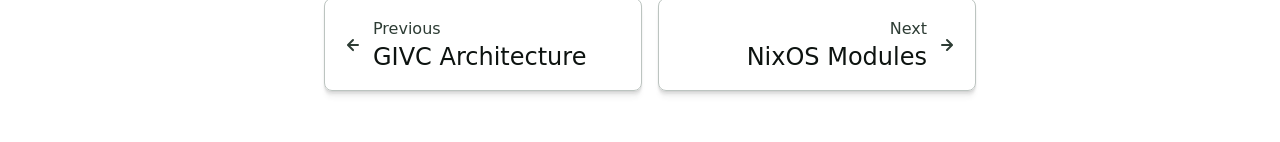
<file: givc/examples/index.html>
<!DOCTYPE html><html lang="en" dir="ltr" data-theme="dark" data-has-toc data-has-sidebar class="astro-bguv2lll"> <head><meta charset="utf-8"/><meta name="viewport" content="width=device-width, initial-scale=1"/><title>Getting Started | Ghaf Framework</title><link rel="canonical" href="https://ghaf.tii.ae/givc/examples/"/><link rel="sitemap" href="/sitemap-index.xml"/><link rel="shortcut icon" href="/favicon.svg" type="image/svg+xml"/><meta name="generator" content="Astro v5.17.1"/><meta name="generator" content="Starlight v0.37.6"/><meta property="og:title" content="Getting Started"/><meta property="og:type" content="article"/><meta property="og:url" content="https://ghaf.tii.ae/givc/examples/"/><meta property="og:locale" content="en"/><meta property="og:description" content="Usage examples of the GIVC framework"/><meta property="og:site_name" content="Ghaf Framework"/><meta name="twitter:card" content="summary_large_image"/><meta name="description" content="Usage examples of the GIVC framework"/><script>
	window.StarlightThemeProvider = (() => {
		const storedTheme =
			typeof localStorage !== 'undefined' && localStorage.getItem('starlight-theme');
		const theme =
			storedTheme ||
			(window.matchMedia('(prefers-color-scheme: light)').matches ? 'light' : 'dark');
		document.documentElement.dataset.theme = theme === 'light' ? 'light' : 'dark';
		return {
			updatePickers(theme = storedTheme || 'auto') {
				document.querySelectorAll('starlight-theme-select').forEach((picker) => {
					const select = picker.querySelector('select');
					if (select) select.value = theme;
					/** @type {HTMLTemplateElement | null} */
					const tmpl = document.querySelector(`#theme-icons`);
					const newIcon = tmpl && tmpl.content.querySelector('.' + theme);
					if (newIcon) {
						const oldIcon = picker.querySelector('svg.label-icon');
						if (oldIcon) {
							oldIcon.replaceChildren(...newIcon.cloneNode(true).childNodes);
						}
					}
				});
			},
		};
	})();
</script><template id="theme-icons"><svg aria-hidden="true" class="light astro-c6vsoqas" width="16" height="16" viewBox="0 0 24 24" fill="currentColor" style="--sl-icon-size: 1em;"><path d="M5 12a1 1 0 0 0-1-1H3a1 1 0 0 0 0 2h1a1 1 0 0 0 1-1Zm.64 5-.71.71a1 1 0 0 0 0 1.41 1 1 0 0 0 1.41 0l.71-.71A1 1 0 0 0 5.64 17ZM12 5a1 1 0 0 0 1-1V3a1 1 0 0 0-2 0v1a1 1 0 0 0 1 1Zm5.66 2.34a1 1 0 0 0 .7-.29l.71-.71a1 1 0 1 0-1.41-1.41l-.66.71a1 1 0 0 0 0 1.41 1 1 0 0 0 .66.29Zm-12-.29a1 1 0 0 0 1.41 0 1 1 0 0 0 0-1.41l-.71-.71a1.004 1.004 0 1 0-1.43 1.41l.73.71ZM21 11h-1a1 1 0 0 0 0 2h1a1 1 0 0 0 0-2Zm-2.64 6A1 1 0 0 0 17 18.36l.71.71a1 1 0 0 0 1.41 0 1 1 0 0 0 0-1.41l-.76-.66ZM12 6.5a5.5 5.5 0 1 0 5.5 5.5A5.51 5.51 0 0 0 12 6.5Zm0 9a3.5 3.5 0 1 1 0-7 3.5 3.5 0 0 1 0 7Zm0 3.5a1 1 0 0 0-1 1v1a1 1 0 0 0 2 0v-1a1 1 0 0 0-1-1Z"/></svg><svg aria-hidden="true" class="dark astro-c6vsoqas" width="16" height="16" viewBox="0 0 24 24" fill="currentColor" style="--sl-icon-size: 1em;"><path d="M21.64 13a1 1 0 0 0-1.05-.14 8.049 8.049 0 0 1-3.37.73 8.15 8.15 0 0 1-8.14-8.1 8.59 8.59 0 0 1 .25-2A1 1 0 0 0 8 2.36a10.14 10.14 0 1 0 14 11.69 1 1 0 0 0-.36-1.05Zm-9.5 6.69A8.14 8.14 0 0 1 7.08 5.22v.27a10.15 10.15 0 0 0 10.14 10.14 9.784 9.784 0 0 0 2.1-.22 8.11 8.11 0 0 1-7.18 4.32v-.04Z"/></svg><svg aria-hidden="true" class="auto astro-c6vsoqas" width="16" height="16" viewBox="0 0 24 24" fill="currentColor" style="--sl-icon-size: 1em;"><path d="M21 14h-1V7a3 3 0 0 0-3-3H7a3 3 0 0 0-3 3v7H3a1 1 0 0 0-1 1v2a3 3 0 0 0 3 3h14a3 3 0 0 0 3-3v-2a1 1 0 0 0-1-1ZM6 7a1 1 0 0 1 1-1h10a1 1 0 0 1 1 1v7H6V7Zm14 10a1 1 0 0 1-1 1H5a1 1 0 0 1-1-1v-1h16v1Z"/></svg></template><link rel="stylesheet" href="/_astro/print.DNXP8c50.css" media="print"><link rel="stylesheet" href="/_astro/index.DRBrafbx.css">
<style>@layer starlight.components{:root{--sl-badge-default-border: var(--sl-color-accent);--sl-badge-default-bg: var(--sl-color-accent-low);--sl-badge-default-text: #fff;--sl-badge-note-border: var(--sl-color-blue);--sl-badge-note-bg: var(--sl-color-blue-low);--sl-badge-note-text: #fff;--sl-badge-danger-border: var(--sl-color-red);--sl-badge-danger-bg: var(--sl-color-red-low);--sl-badge-danger-text: #fff;--sl-badge-success-border: var(--sl-color-green);--sl-badge-success-bg: var(--sl-color-green-low);--sl-badge-success-text: #fff;--sl-badge-caution-border: var(--sl-color-orange);--sl-badge-caution-bg: var(--sl-color-orange-low);--sl-badge-caution-text: #fff;--sl-badge-tip-border: var(--sl-color-purple);--sl-badge-tip-bg: var(--sl-color-purple-low);--sl-badge-tip-text: #fff}[data-theme=light]:root{--sl-badge-default-bg: var(--sl-color-accent-high);--sl-badge-note-bg: var(--sl-color-blue-high);--sl-badge-danger-bg: var(--sl-color-red-high);--sl-badge-success-bg: var(--sl-color-green-high);--sl-badge-caution-bg: var(--sl-color-orange-high);--sl-badge-tip-bg: var(--sl-color-purple-high)}.sl-badge:where(.astro-avdet4wd){display:inline-block;border:1px solid var(--sl-color-border-badge);border-radius:.25rem;font-family:var(--sl-font-system-mono);line-height:normal;color:var(--sl-color-text-badge);background-color:var(--sl-color-bg-badge);overflow-wrap:anywhere}.sidebar-content .sl-badge:where(.astro-avdet4wd){line-height:1;font-size:var(--sl-text-xs);padding:.125rem .375rem}.sidebar-content a[aria-current=page]>.sl-badge:where(.astro-avdet4wd){--sl-color-bg-badge: transparent;--sl-color-border-badge: currentColor;color:inherit}.default:where(.astro-avdet4wd){--sl-color-bg-badge: var(--sl-badge-default-bg);--sl-color-border-badge: var(--sl-badge-default-border);--sl-color-text-badge: var(--sl-badge-default-text)}.note:where(.astro-avdet4wd){--sl-color-bg-badge: var(--sl-badge-note-bg);--sl-color-border-badge: var(--sl-badge-note-border);--sl-color-text-badge: var(--sl-badge-note-text)}.danger:where(.astro-avdet4wd){--sl-color-bg-badge: var(--sl-badge-danger-bg);--sl-color-border-badge: var(--sl-badge-danger-border);--sl-color-text-badge: var(--sl-badge-danger-text)}.success:where(.astro-avdet4wd){--sl-color-bg-badge: var(--sl-badge-success-bg);--sl-color-border-badge: var(--sl-badge-success-border);--sl-color-text-badge: var(--sl-badge-success-text)}.tip:where(.astro-avdet4wd){--sl-color-bg-badge: var(--sl-badge-tip-bg);--sl-color-border-badge: var(--sl-badge-tip-border);--sl-color-text-badge: var(--sl-badge-tip-text)}.caution:where(.astro-avdet4wd){--sl-color-bg-badge: var(--sl-badge-caution-bg);--sl-color-border-badge: var(--sl-badge-caution-border);--sl-color-text-badge: var(--sl-badge-caution-text)}.small:where(.astro-avdet4wd){font-size:var(--sl-text-xs);padding:.125rem .25rem}.medium:where(.astro-avdet4wd){font-size:var(--sl-text-sm);padding:.175rem .35rem}.large:where(.astro-avdet4wd){font-size:var(--sl-text-base);padding:.225rem .45rem}.sl-markdown-content :is(h1,h2,h3,h4,h5,h6) .sl-badge:where(.astro-avdet4wd){vertical-align:middle}}
@layer starlight.components{.card:where(.astro-v5tidmuc){--sl-card-border: var(--sl-color-purple);--sl-card-bg: var(--sl-color-purple-low);border:1px solid var(--sl-color-gray-5);background-color:var(--sl-color-black);padding:clamp(1rem,calc(.125rem + 3vw),2.5rem);flex-direction:column;gap:clamp(.5rem,calc(.125rem + 1vw),1rem)}.card:where(.astro-v5tidmuc):nth-child(4n+1){--sl-card-border: var(--sl-color-orange);--sl-card-bg: var(--sl-color-orange-low)}.card:where(.astro-v5tidmuc):nth-child(4n+3){--sl-card-border: var(--sl-color-green);--sl-card-bg: var(--sl-color-green-low)}.card:where(.astro-v5tidmuc):nth-child(4n+4){--sl-card-border: var(--sl-color-red);--sl-card-bg: var(--sl-color-red-low)}.card:where(.astro-v5tidmuc):nth-child(4n+5){--sl-card-border: var(--sl-color-blue);--sl-card-bg: var(--sl-color-blue-low)}.title:where(.astro-v5tidmuc){font-weight:600;font-size:var(--sl-text-h4);color:var(--sl-color-white);line-height:var(--sl-line-height-headings);gap:1rem;align-items:center}.card:where(.astro-v5tidmuc) .icon:where(.astro-v5tidmuc){border:1px solid var(--sl-card-border);background-color:var(--sl-card-bg);padding:.2em;border-radius:.25rem;flex-shrink:0}.card:where(.astro-v5tidmuc) .body:where(.astro-v5tidmuc){margin:0;font-size:clamp(var(--sl-text-sm),calc(.5rem + 1vw),var(--sl-text-body))}}
@layer starlight.components{.card-grid:where(.astro-zntqmydn){display:grid;grid-template-columns:100%;gap:1rem}.card-grid:where(.astro-zntqmydn)>*{margin-top:0!important}@media(min-width:50rem){.card-grid:where(.astro-zntqmydn){grid-template-columns:1fr 1fr;gap:1.5rem}.stagger:where(.astro-zntqmydn){--stagger-height: 5rem;padding-bottom:var(--stagger-height)}.stagger:where(.astro-zntqmydn)>*:nth-child(2n){transform:translateY(var(--stagger-height))}}}
@layer starlight.components{svg:where(.astro-c6vsoqas){color:var(--sl-icon-color);font-size:var(--sl-icon-size, 1em);width:1em;height:1em}}
@layer starlight.components{starlight-tabs:where(.astro-esqgolmp){display:block}.tablist-wrapper:where(.astro-esqgolmp){overflow-x:auto}:where(.astro-esqgolmp)[role=tablist]{display:flex;list-style:none;border-bottom:2px solid var(--sl-color-gray-5);padding:0}.tab:where(.astro-esqgolmp){display:flex}.tab:where(.astro-esqgolmp)>:where(.astro-esqgolmp)[role=tab]{--sl-tab-color-border: var(--sl-color-gray-5);display:flex;align-items:center;gap:.5rem;line-height:var(--sl-line-height-headings);padding:.275rem 1.25rem;text-decoration:none;box-shadow:0 2px 0 var(--sl-tab-color-border);color:var(--sl-color-gray-3);outline-offset:var(--sl-outline-offset-inside);overflow-wrap:initial}.tab:where(.astro-esqgolmp) :where(.astro-esqgolmp)[role=tab][aria-selected=true]{--sl-tab-color-border: var(--sl-color-text-accent);color:var(--sl-color-white);font-weight:600}.tablist-wrapper:where(.astro-esqgolmp)~[role=tabpanel]{margin-top:1rem}}
@layer starlight.components{.sl-steps{--bullet-size: calc(var(--sl-line-height) * 1rem);--bullet-margin: .375rem;list-style:none;counter-reset:steps-counter var(--sl-steps-start, 0);padding-inline-start:0}.sl-steps>li{counter-increment:steps-counter;position:relative;padding-inline-start:calc(var(--bullet-size) + 1rem);padding-bottom:1px;min-height:calc(var(--bullet-size) + var(--bullet-margin))}.sl-steps>li+li{margin-top:0}.sl-steps>li:before{content:counter(steps-counter);position:absolute;top:0;inset-inline-start:0;width:var(--bullet-size);height:var(--bullet-size);line-height:var(--bullet-size);font-size:var(--sl-text-xs);font-weight:600;text-align:center;color:var(--sl-color-white);background-color:var(--sl-color-gray-6);border-radius:99rem;box-shadow:inset 0 0 0 1px var(--sl-color-gray-5)}.sl-steps>li:after{--guide-width: 1px;content:"";position:absolute;top:calc(var(--bullet-size) + var(--bullet-margin));bottom:var(--bullet-margin);inset-inline-start:calc((var(--bullet-size) - var(--guide-width)) / 2);width:var(--guide-width);background-color:var(--sl-color-hairline-light)}}@layer starlight.content{.sl-steps>li>:first-child{--lh: calc(1em * var(--sl-line-height));--shift-y: calc(.5 * (var(--bullet-size) - var(--lh)));transform:translateY(var(--shift-y));margin-bottom:var(--shift-y)}.sl-steps>li>:first-child:where(h1,h2,h3,h4,h5,h6){--lh: calc(1em * var(--sl-line-height-headings))}@supports (--prop: 1lh){.sl-steps>li>:first-child{--lh: 1lh}}}
@layer starlight.components{starlight-file-tree:where(.astro-p67cqifm){--x-space: 1.5rem;--y-space: .125rem;--y-pad: 0;display:block;border:1px solid var(--sl-color-gray-5);padding:1rem;background-color:var(--sl-color-gray-6);font-size:var(--sl-text-xs);font-family:var(--__sl-font-mono);overflow-x:auto}starlight-file-tree:where(.astro-p67cqifm) .directory>details{border:0;padding:0;padding-inline-start:var(--x-space);background:transparent}starlight-file-tree:where(.astro-p67cqifm) .directory>details>summary{margin-inline-start:calc(-1 * var(--x-space));border:0;padding:var(--y-pad) .625rem;font-weight:400;color:var(--sl-color-white);max-width:100%}starlight-file-tree:where(.astro-p67cqifm) .directory>details>summary::marker,starlight-file-tree:where(.astro-p67cqifm) .directory>details>summary::-webkit-details-marker{color:var(--sl-color-gray-3)}starlight-file-tree:where(.astro-p67cqifm) .directory>details>summary:hover,starlight-file-tree:where(.astro-p67cqifm) .directory>details>summary:hover .tree-icon{cursor:pointer;color:var(--sl-color-text-accent);fill:currentColor}starlight-file-tree:where(.astro-p67cqifm) .directory>details>summary:hover~ul{border-color:var(--sl-color-gray-4)}starlight-file-tree:where(.astro-p67cqifm) .directory>details>summary:hover .highlight .tree-icon{color:var(--sl-color-text-invert);fill:currentColor}starlight-file-tree:where(.astro-p67cqifm) ul{margin-inline-start:.5rem;border-inline-start:1px solid var(--sl-color-gray-5);padding:0;padding-inline-start:.125rem;list-style:none}starlight-file-tree:where(.astro-p67cqifm)>ul{margin:0;border:0;padding:0}starlight-file-tree:where(.astro-p67cqifm) li{margin:var(--y-space) 0;padding:var(--y-pad) 0}starlight-file-tree:where(.astro-p67cqifm) .file{margin-inline-start:calc(var(--x-space) - .125rem);color:var(--sl-color-white)}starlight-file-tree:where(.astro-p67cqifm) .tree-entry{display:inline-flex;align-items:flex-start;flex-wrap:wrap;max-width:calc(100% - 1rem)}@media(min-width:30em){starlight-file-tree:where(.astro-p67cqifm) .tree-entry{flex-wrap:nowrap}}starlight-file-tree:where(.astro-p67cqifm) .tree-entry>:first-child{flex-shrink:0}starlight-file-tree:where(.astro-p67cqifm) .empty{color:var(--sl-color-gray-3);padding-inline-start:.375rem}starlight-file-tree:where(.astro-p67cqifm) .comment{color:var(--sl-color-gray-3);padding-inline-start:1.625rem;max-width:24rem;min-width:12rem}starlight-file-tree:where(.astro-p67cqifm) .highlight{display:inline-block;border-radius:.25rem;padding-inline-end:.5rem;color:var(--sl-color-text-invert);background-color:var(--sl-color-text-accent)}starlight-file-tree:where(.astro-p67cqifm) svg{display:inline;fill:var(--sl-color-gray-3);vertical-align:middle;margin-inline:.25rem .375rem;width:.875rem;height:.875rem}starlight-file-tree:where(.astro-p67cqifm) .highlight svg.tree-icon{fill:currentColor}}
@layer starlight.components{.sl-link-button:where(.astro-xwgiixxa){align-items:center;border:1px solid transparent;border-radius:999rem;display:inline-flex;font-size:var(--sl-text-sm);gap:.5em;line-height:1.1875;outline-offset:.25rem;padding:.4375rem 1.125rem;text-decoration:none}.sl-link-button:where(.astro-xwgiixxa).primary{background:var(--sl-color-text-accent);border-color:var(--sl-color-text-accent);color:var(--sl-color-black)}.sl-link-button:where(.astro-xwgiixxa).primary:hover{color:var(--sl-color-black)}.sl-link-button:where(.astro-xwgiixxa).secondary{border-color:inherit;color:var(--sl-color-white)}.sl-link-button:where(.astro-xwgiixxa).minimal{color:var(--sl-color-white);padding-inline:0}.sl-link-button:where(.astro-xwgiixxa) svg{flex-shrink:0}@media(min-width:50rem){.sl-link-button:where(.astro-xwgiixxa){font-size:var(--sl-text-base);padding:.9375rem 1.25rem}}.sl-markdown-content .sl-link-button:where(.astro-xwgiixxa){margin-inline-end:1rem}.sl-markdown-content .sl-link-button:where(.astro-xwgiixxa):not(:where(p *)){margin-block:1rem}}
</style><script type="module" src="/_astro/page.B1D-nYk3.js"></script></head> <body class="astro-bguv2lll"> <a href="#_top" class="astro-7q3lir66">Skip to content</a>  <div class="page sl-flex astro-vrdttmbt"> <header class="header astro-vrdttmbt"><div class="header astro-kmkmnagf"> <div class="title-wrapper sl-flex astro-kmkmnagf"> <a href="/" class="site-title sl-flex astro-m46x6ez3">  <span class="astro-m46x6ez3" translate="no"> Ghaf Framework </span> </a>  </div> <div class="sl-flex print:hidden astro-kmkmnagf"> <site-search class="astro-kmkmnagf astro-v37mnknz" data-translations="{&#34;placeholder&#34;:&#34;Search&#34;}"> <button data-open-modal disabled aria-label="Search" aria-keyshortcuts="Control+K" class="astro-v37mnknz"> <svg aria-hidden="true" class="astro-v37mnknz astro-c6vsoqas" width="16" height="16" viewBox="0 0 24 24" fill="currentColor" style="--sl-icon-size: 1em;"><path d="M21.71 20.29 18 16.61A9 9 0 1 0 16.61 18l3.68 3.68a.999.999 0 0 0 1.42 0 1 1 0 0 0 0-1.39ZM11 18a7 7 0 1 1 0-14 7 7 0 0 1 0 14Z"/></svg> <span class="sl-hidden md:sl-block astro-v37mnknz" aria-hidden="true">Search</span> <kbd class="sl-hidden md:sl-flex astro-v37mnknz" style="display: none;"> <kbd class="astro-v37mnknz">Ctrl</kbd><kbd class="astro-v37mnknz">K</kbd> </kbd> </button> <dialog style="padding:0" aria-label="Search" class="astro-v37mnknz"> <div class="dialog-frame sl-flex astro-v37mnknz">  <button data-close-modal class="sl-flex md:sl-hidden astro-v37mnknz"> Cancel </button> <div class="search-container astro-v37mnknz"> <div id="starlight__search" class="astro-v37mnknz"></div> </div> </div> </dialog> </site-search>  <script>
	(() => {
		const openBtn = document.querySelector('button[data-open-modal]');
		const shortcut = openBtn?.querySelector('kbd');
		if (!openBtn || !(shortcut instanceof HTMLElement)) return;
		const platformKey = shortcut.querySelector('kbd');
		if (platformKey && /(Mac|iPhone|iPod|iPad)/i.test(navigator.platform)) {
			platformKey.textContent = '⌘';
			openBtn.setAttribute('aria-keyshortcuts', 'Meta+K');
		}
		shortcut.style.display = '';
	})();
</script> <script type="module" src="/_astro/Search.astro_astro_type_script_index_0_lang.cjYDvRdi.js"></script>   </div> <div class="sl-hidden md:sl-flex print:hidden right-group astro-kmkmnagf"> <div class="sl-flex social-icons astro-kmkmnagf"> <a href="https://github.com/tiiuae/ghaf" rel="me" class="sl-flex astro-wy4te6ga"><span class="sr-only astro-wy4te6ga">GitHub</span><svg aria-hidden="true" class="astro-wy4te6ga astro-c6vsoqas" width="16" height="16" viewBox="0 0 24 24" fill="currentColor" style="--sl-icon-size: 1em;"><path d="M12 .3a12 12 0 0 0-3.8 23.38c.6.12.83-.26.83-.57L9 21.07c-3.34.72-4.04-1.61-4.04-1.61-.55-1.39-1.34-1.76-1.34-1.76-1.08-.74.09-.73.09-.73 1.2.09 1.83 1.24 1.83 1.24 1.08 1.83 2.81 1.3 3.5 1 .1-.78.42-1.31.76-1.61-2.67-.3-5.47-1.33-5.47-5.93 0-1.31.47-2.38 1.24-3.22-.14-.3-.54-1.52.1-3.18 0 0 1-.32 3.3 1.23a11.5 11.5 0 0 1 6 0c2.28-1.55 3.29-1.23 3.29-1.23.64 1.66.24 2.88.12 3.18a4.65 4.65 0 0 1 1.23 3.22c0 4.61-2.8 5.63-5.48 5.92.42.36.81 1.1.81 2.22l-.01 3.29c0 .31.2.69.82.57A12 12 0 0 0 12 .3Z"/></svg></a> </div> <starlight-theme-select>  <label style="--sl-select-width: 6.25em" class="astro-4yphtoen"> <span class="sr-only astro-4yphtoen">Select theme</span> <svg aria-hidden="true" class="icon label-icon astro-4yphtoen astro-c6vsoqas" width="16" height="16" viewBox="0 0 24 24" fill="currentColor" style="--sl-icon-size: 1em;"><path d="M21 14h-1V7a3 3 0 0 0-3-3H7a3 3 0 0 0-3 3v7H3a1 1 0 0 0-1 1v2a3 3 0 0 0 3 3h14a3 3 0 0 0 3-3v-2a1 1 0 0 0-1-1ZM6 7a1 1 0 0 1 1-1h10a1 1 0 0 1 1 1v7H6V7Zm14 10a1 1 0 0 1-1 1H5a1 1 0 0 1-1-1v-1h16v1Z"/></svg> <select autocomplete="off" class="astro-4yphtoen"> <option value="dark" class="astro-4yphtoen">Dark</option><option value="light" class="astro-4yphtoen">Light</option><option value="auto" selected class="astro-4yphtoen">Auto</option> </select> <svg aria-hidden="true" class="icon caret astro-4yphtoen astro-c6vsoqas" width="16" height="16" viewBox="0 0 24 24" fill="currentColor" style="--sl-icon-size: 1em;"><path d="M17 9.17a1 1 0 0 0-1.41 0L12 12.71 8.46 9.17a1 1 0 1 0-1.41 1.42l4.24 4.24a1.002 1.002 0 0 0 1.42 0L17 10.59a1.002 1.002 0 0 0 0-1.42Z"/></svg> </label>  </starlight-theme-select>  <script>
	StarlightThemeProvider.updatePickers();
</script> <script type="module">const r="starlight-theme",o=e=>e==="auto"||e==="dark"||e==="light"?e:"auto",c=()=>o(typeof localStorage<"u"&&localStorage.getItem(r));function n(e){typeof localStorage<"u"&&localStorage.setItem(r,e==="light"||e==="dark"?e:"")}const l=()=>matchMedia("(prefers-color-scheme: light)").matches?"light":"dark";function t(e){StarlightThemeProvider.updatePickers(e),document.documentElement.dataset.theme=e==="auto"?l():e,n(e)}matchMedia("(prefers-color-scheme: light)").addEventListener("change",()=>{c()==="auto"&&t("auto")});class s extends HTMLElement{constructor(){super(),t(c()),this.querySelector("select")?.addEventListener("change",a=>{a.currentTarget instanceof HTMLSelectElement&&t(o(a.currentTarget.value))})}}customElements.define("starlight-theme-select",s);</script> <script type="module">class s extends HTMLElement{constructor(){super();const e=this.querySelector("select");e&&(e.addEventListener("change",t=>{t.currentTarget instanceof HTMLSelectElement&&(window.location.pathname=t.currentTarget.value)}),window.addEventListener("pageshow",t=>{if(!t.persisted)return;const n=e.querySelector("option[selected]")?.index;n!==e.selectedIndex&&(e.selectedIndex=n??0)}))}}customElements.define("starlight-lang-select",s);</script> </div> </div> </header> <nav class="sidebar print:hidden astro-vrdttmbt" aria-label="Main"> <starlight-menu-button class="print:hidden astro-jif73yzw"> <button aria-expanded="false" aria-label="Menu" aria-controls="starlight__sidebar" class="sl-flex md:sl-hidden astro-jif73yzw"> <svg aria-hidden="true" class="open-menu astro-jif73yzw astro-c6vsoqas" width="16" height="16" viewBox="0 0 24 24" fill="currentColor" style="--sl-icon-size: 1em;"><path d="M3 8h18a1 1 0 1 0 0-2H3a1 1 0 0 0 0 2Zm18 8H3a1 1 0 0 0 0 2h18a1 1 0 0 0 0-2Zm0-5H3a1 1 0 0 0 0 2h18a1 1 0 0 0 0-2Z"/></svg> <svg aria-hidden="true" class="close-menu astro-jif73yzw astro-c6vsoqas" width="16" height="16" viewBox="0 0 24 24" fill="currentColor" style="--sl-icon-size: 1em;"><path d="m13.41 12 6.3-6.29a1.004 1.004 0 1 0-1.42-1.42L12 10.59l-6.29-6.3a1.004 1.004 0 0 0-1.42 1.42l6.3 6.29-6.3 6.29a1 1 0 0 0 0 1.42.998.998 0 0 0 1.42 0l6.29-6.3 6.29 6.3a.999.999 0 0 0 1.42 0 1 1 0 0 0 0-1.42L13.41 12Z"/></svg> </button> </starlight-menu-button> <script type="module">class s extends HTMLElement{constructor(){super(),this.btn=this.querySelector("button"),this.btn.addEventListener("click",()=>this.toggleExpanded());const t=this.closest("nav");t&&t.addEventListener("keyup",e=>this.closeOnEscape(e))}setExpanded(t){this.setAttribute("aria-expanded",String(t)),document.body.toggleAttribute("data-mobile-menu-expanded",t)}toggleExpanded(){this.setExpanded(this.getAttribute("aria-expanded")!=="true")}closeOnEscape(t){t.code==="Escape"&&(this.setExpanded(!1),this.btn.focus())}}customElements.define("starlight-menu-button",s);</script>   <div id="starlight__sidebar" class="sidebar-pane astro-vrdttmbt"> <div class="sidebar-content sl-flex astro-vrdttmbt"> <ul class="starlight-sidebar-topics astro-2fh6iaza"> <li class="astro-2fh6iaza"> <a href="/ghaf/overview/" class="astro-2fh6iaza"> <div class="starlight-sidebar-topics-icon astro-2fh6iaza"> <svg aria-hidden="true" class="astro-2fh6iaza astro-c6vsoqas" width="16" height="16" viewBox="0 0 24 24" fill="currentColor" style="--sl-icon-size: 1em;"><path d="M21.17 2.06A13.1 13.1 0 0 0 19 1.87a12.94 12.94 0 0 0-7 2.05 12.94 12.94 0 0 0-7-2 13.1 13.1 0 0 0-2.17.19 1 1 0 0 0-.83 1v12a1 1 0 0 0 1.17 1 10.9 10.9 0 0 1 8.25 1.91l.12.07h.11a.91.91 0 0 0 .7 0h.11l.12-.07A10.899 10.899 0 0 1 20.83 16 1 1 0 0 0 22 15V3a1 1 0 0 0-.83-.94ZM11 15.35a12.87 12.87 0 0 0-6-1.48H4v-10c.333-.02.667-.02 1 0a10.86 10.86 0 0 1 6 1.8v9.68Zm9-1.44h-1a12.87 12.87 0 0 0-6 1.48V5.67a10.86 10.86 0 0 1 6-1.8c.333-.02.667-.02 1 0v10.04Zm1.17 4.15a13.098 13.098 0 0 0-2.17-.19 12.94 12.94 0 0 0-7 2.05 12.94 12.94 0 0 0-7-2.05c-.727.003-1.453.066-2.17.19A1 1 0 0 0 2 19.21a1 1 0 0 0 1.17.79 10.9 10.9 0 0 1 8.25 1.91 1 1 0 0 0 1.16 0A10.9 10.9 0 0 1 20.83 20a1 1 0 0 0 1.17-.79 1 1 0 0 0-.83-1.15Z"/></svg> </div> <div class="astro-2fh6iaza"> Ghaf Developer Reference  </div> </a> </li><li class="astro-2fh6iaza"> <a href="/givc/overview/" class="starlight-sidebar-topics-current astro-2fh6iaza"> <div class="starlight-sidebar-topics-icon astro-2fh6iaza"> <svg aria-hidden="true" class="astro-2fh6iaza astro-c6vsoqas" width="16" height="16" viewBox="0 0 24 24" fill="currentColor" style="--sl-icon-size: 1em;"><path d="M15.948 15.948L15.948 18.888L7.926 18.888Q7.800 18.384 7.506 17.922L7.506 17.922L17.922 7.506Q18.804 8.052 19.896 8.052L19.896 8.052Q21.408 8.052 22.542 7.023Q23.676 5.994 23.802 4.461Q23.928 2.928 22.983 1.710Q22.038 0.492 20.526 0.240Q19.014-0.012 17.733 0.828Q16.452 1.668 16.074 3.138L16.074 3.138L7.926 3.138Q7.548 1.710 6.330 0.870Q5.112 0.030 3.621 0.219Q2.130 0.408 1.164 1.521Q0.198 2.634 0.198 4.125Q0.198 5.616 1.164 6.729Q2.130 7.842 3.621 8.031Q5.112 8.220 6.330 7.380Q7.548 6.540 7.926 5.112L7.926 5.112L16.074 5.112Q16.200 5.616 16.494 6.078L16.494 6.078L6.078 16.494Q5.196 15.948 4.146 15.948L4.146 15.948Q2.592 15.948 1.458 16.977Q0.324 18.006 0.198 19.539Q0.072 21.072 1.017 22.290Q1.962 23.508 3.474 23.760Q4.986 24.012 6.267 23.172Q7.548 22.332 7.926 20.862L7.926 20.862L15.948 20.862L15.948 23.802L23.802 23.802L23.802 15.948L15.948 15.948ZM4.146 6.078L4.146 6.078Q3.432 6.078 2.886 5.637Q2.340 5.196 2.214 4.503Q2.088 3.810 2.403 3.201Q2.718 2.592 3.369 2.319Q4.020 2.046 4.692 2.256Q5.364 2.466 5.763 3.033Q6.162 3.600 6.099 4.314Q6.036 5.028 5.532 5.532L5.532 5.532Q4.944 6.078 4.146 6.078ZM19.854 2.172L19.854 2.172Q20.484 2.172 20.967 2.487Q21.450 2.802 21.681 3.369Q21.912 3.936 21.807 4.524Q21.702 5.112 21.282 5.532Q20.862 5.952 20.274 6.057Q19.686 6.162 19.119 5.931Q18.552 5.700 18.237 5.217Q17.922 4.734 17.922 4.104L17.922 4.104Q17.922 3.306 18.489 2.739Q19.056 2.172 19.854 2.172ZM4.146 21.828L4.146 21.828Q3.306 21.828 2.739 21.261Q2.172 20.694 2.172 19.875Q2.172 19.056 2.739 18.489Q3.306 17.922 4.125 17.922Q4.944 17.922 5.532 18.489Q6.120 19.056 6.120 19.875Q6.120 20.694 5.532 21.261Q4.944 21.828 4.146 21.828ZM17.922 21.828L17.922 17.922L21.828 17.922L21.828 21.828L17.922 21.828Z"/></svg> </div> <div class="astro-2fh6iaza"> Ghaf Inter-VM Communication  </div> </a> </li> </ul>  <sl-sidebar-state-persist data-hash="0qet9rn" class="astro-kku4brbg"> <script aria-hidden="true">
		(() => {
			try {
				if (!matchMedia('(min-width: 50em)').matches) return;
				/** @type {HTMLElement | null} */
				const target = document.querySelector('sl-sidebar-state-persist');
				const state = JSON.parse(sessionStorage.getItem('sl-sidebar-state') || '0');
				if (!target || !state || target.dataset.hash !== state.hash) return;
				window._starlightScrollRestore = state.scroll;
				customElements.define(
					'sl-sidebar-restore',
					class SidebarRestore extends HTMLElement {
						connectedCallback() {
							try {
								const idx = parseInt(this.dataset.index || '');
								const details = this.closest('details');
								if (details && typeof state.open[idx] === 'boolean') details.open = state.open[idx];
							} catch {}
						}
					}
				);
			} catch {}
		})();
	</script>  <ul class="top-level astro-3ii7xxms"> <li class="astro-3ii7xxms"> <details open class="astro-3ii7xxms"> <summary class="astro-3ii7xxms"> <span class="group-label astro-3ii7xxms"> <span class="large astro-3ii7xxms">Overview</span>  </span> <svg aria-hidden="true" class="caret astro-3ii7xxms astro-c6vsoqas" width="16" height="16" viewBox="0 0 24 24" fill="currentColor" style="--sl-icon-size: 1.25rem;"><path d="m14.83 11.29-4.24-4.24a1 1 0 1 0-1.42 1.41L12.71 12l-3.54 3.54a1 1 0 0 0 0 1.41 1 1 0 0 0 .71.29 1 1 0 0 0 .71-.29l4.24-4.24a1.002 1.002 0 0 0 0-1.42Z"/></svg> </summary> <sl-sidebar-restore data-index="0"></sl-sidebar-restore> <ul class="astro-3ii7xxms"> <li class="astro-3ii7xxms"> <a href="/givc/overview/" class="astro-3ii7xxms"> <span class="astro-3ii7xxms">GIVC Framework</span>  </a> </li><li class="astro-3ii7xxms"> <a href="/givc/overview/arch/" class="astro-3ii7xxms"> <span class="astro-3ii7xxms">GIVC Architecture</span>  </a> </li> </ul>  </details> </li><li class="astro-3ii7xxms"> <details open class="astro-3ii7xxms"> <summary class="astro-3ii7xxms"> <span class="group-label astro-3ii7xxms"> <span class="large astro-3ii7xxms">Getting Started</span>  </span> <svg aria-hidden="true" class="caret astro-3ii7xxms astro-c6vsoqas" width="16" height="16" viewBox="0 0 24 24" fill="currentColor" style="--sl-icon-size: 1.25rem;"><path d="m14.83 11.29-4.24-4.24a1 1 0 1 0-1.42 1.41L12.71 12l-3.54 3.54a1 1 0 0 0 0 1.41 1 1 0 0 0 .71.29 1 1 0 0 0 .71-.29l4.24-4.24a1.002 1.002 0 0 0 0-1.42Z"/></svg> </summary> <sl-sidebar-restore data-index="1"></sl-sidebar-restore> <ul class="astro-3ii7xxms"> <li class="astro-3ii7xxms"> <a href="/givc/examples/" aria-current="page" class="astro-3ii7xxms"> <span class="astro-3ii7xxms">Getting Started</span>  </a> </li><li class="astro-3ii7xxms"> <a href="/givc/examples/modules/" class="astro-3ii7xxms"> <span class="astro-3ii7xxms">NixOS Modules</span>  </a> </li> </ul>  </details> </li><li class="astro-3ii7xxms"> <details open class="astro-3ii7xxms"> <summary class="astro-3ii7xxms"> <span class="group-label astro-3ii7xxms"> <span class="large astro-3ii7xxms">API Reference</span>  </span> <svg aria-hidden="true" class="caret astro-3ii7xxms astro-c6vsoqas" width="16" height="16" viewBox="0 0 24 24" fill="currentColor" style="--sl-icon-size: 1.25rem;"><path d="m14.83 11.29-4.24-4.24a1 1 0 1 0-1.42 1.41L12.71 12l-3.54 3.54a1 1 0 0 0 0 1.41 1 1 0 0 0 .71.29 1 1 0 0 0 .71-.29l4.24-4.24a1.002 1.002 0 0 0 0-1.42Z"/></svg> </summary> <sl-sidebar-restore data-index="2"></sl-sidebar-restore> <ul class="astro-3ii7xxms"> <li class="astro-3ii7xxms"> <a href="/givc/api/" class="astro-3ii7xxms"> <span class="astro-3ii7xxms">API Documentation</span>  </a> </li><li class="astro-3ii7xxms"> <details open class="astro-3ii7xxms"> <summary class="astro-3ii7xxms"> <span class="group-label astro-3ii7xxms"> <span class="large astro-3ii7xxms">NixOS Modules</span>  </span> <svg aria-hidden="true" class="caret astro-3ii7xxms astro-c6vsoqas" width="16" height="16" viewBox="0 0 24 24" fill="currentColor" style="--sl-icon-size: 1.25rem;"><path d="m14.83 11.29-4.24-4.24a1 1 0 1 0-1.42 1.41L12.71 12l-3.54 3.54a1 1 0 0 0 0 1.41 1 1 0 0 0 .71.29 1 1 0 0 0 .71-.29l4.24-4.24a1.002 1.002 0 0 0 0-1.42Z"/></svg> </summary> <sl-sidebar-restore data-index="3"></sl-sidebar-restore> <ul class="astro-3ii7xxms"> <li class="astro-3ii7xxms"> <a href="/givc/api/nixos/admin/" class="astro-3ii7xxms"> <span class="astro-3ii7xxms">Admin Module</span>  </a> </li><li class="astro-3ii7xxms"> <a href="/givc/api/nixos/appvm/" class="astro-3ii7xxms"> <span class="astro-3ii7xxms">Appvm Module</span>  </a> </li><li class="astro-3ii7xxms"> <a href="/givc/api/nixos/dbus/" class="astro-3ii7xxms"> <span class="astro-3ii7xxms">Dbus Module</span>  </a> </li><li class="astro-3ii7xxms"> <a href="/givc/api/nixos/host/" class="astro-3ii7xxms"> <span class="astro-3ii7xxms">Host Module</span>  </a> </li><li class="astro-3ii7xxms"> <a href="/givc/api/nixos/sysvm/" class="astro-3ii7xxms"> <span class="astro-3ii7xxms">Sysvm Module</span>  </a> </li><li class="astro-3ii7xxms"> <a href="/givc/api/nixos/tls/" class="astro-3ii7xxms"> <span class="astro-3ii7xxms">Tls Module</span>  </a> </li><li class="astro-3ii7xxms"> <a href="/givc/api/nixos/update-server/" class="astro-3ii7xxms"> <span class="astro-3ii7xxms">Update-server Module</span>  </a> </li> </ul>  </details> </li><li class="astro-3ii7xxms"> <details open class="astro-3ii7xxms"> <summary class="astro-3ii7xxms"> <span class="group-label astro-3ii7xxms"> <span class="large astro-3ii7xxms">GRPC API</span>  </span> <svg aria-hidden="true" class="caret astro-3ii7xxms astro-c6vsoqas" width="16" height="16" viewBox="0 0 24 24" fill="currentColor" style="--sl-icon-size: 1.25rem;"><path d="m14.83 11.29-4.24-4.24a1 1 0 1 0-1.42 1.41L12.71 12l-3.54 3.54a1 1 0 0 0 0 1.41 1 1 0 0 0 .71.29 1 1 0 0 0 .71-.29l4.24-4.24a1.002 1.002 0 0 0 0-1.42Z"/></svg> </summary> <sl-sidebar-restore data-index="4"></sl-sidebar-restore> <ul class="astro-3ii7xxms"> <li class="astro-3ii7xxms"> <a href="/givc/api/grpc/admin/" class="astro-3ii7xxms"> <span class="astro-3ii7xxms">Admin API</span>  </a> </li><li class="astro-3ii7xxms"> <a href="/givc/api/grpc/locale/" class="astro-3ii7xxms"> <span class="astro-3ii7xxms">Locale API</span>  </a> </li><li class="astro-3ii7xxms"> <a href="/givc/api/grpc/socket/" class="astro-3ii7xxms"> <span class="astro-3ii7xxms">Socket API</span>  </a> </li><li class="astro-3ii7xxms"> <a href="/givc/api/grpc/stats/" class="astro-3ii7xxms"> <span class="astro-3ii7xxms">Stats API</span>  </a> </li><li class="astro-3ii7xxms"> <a href="/givc/api/grpc/systemd/" class="astro-3ii7xxms"> <span class="astro-3ii7xxms">Systemd API</span>  </a> </li> </ul>  </details> </li><li class="astro-3ii7xxms"> <details class="astro-3ii7xxms"> <summary class="astro-3ii7xxms"> <span class="group-label astro-3ii7xxms"> <span class="large astro-3ii7xxms">Go API</span>  </span> <svg aria-hidden="true" class="caret astro-3ii7xxms astro-c6vsoqas" width="16" height="16" viewBox="0 0 24 24" fill="currentColor" style="--sl-icon-size: 1.25rem;"><path d="m14.83 11.29-4.24-4.24a1 1 0 1 0-1.42 1.41L12.71 12l-3.54 3.54a1 1 0 0 0 0 1.41 1 1 0 0 0 .71.29 1 1 0 0 0 .71-.29l4.24-4.24a1.002 1.002 0 0 0 0-1.42Z"/></svg> </summary> <sl-sidebar-restore data-index="5"></sl-sidebar-restore> <ul class="astro-3ii7xxms"> <li class="astro-3ii7xxms"> <a href="/givc/api/go/cmd/givc-agent/" class="astro-3ii7xxms"> <span class="astro-3ii7xxms">Givc-agent Go-API</span>  </a> </li><li class="astro-3ii7xxms"> <details class="astro-3ii7xxms"> <summary class="astro-3ii7xxms"> <span class="group-label astro-3ii7xxms"> <span class="large astro-3ii7xxms">Go-GRPC API</span>  </span> <svg aria-hidden="true" class="caret astro-3ii7xxms astro-c6vsoqas" width="16" height="16" viewBox="0 0 24 24" fill="currentColor" style="--sl-icon-size: 1.25rem;"><path d="m14.83 11.29-4.24-4.24a1 1 0 1 0-1.42 1.41L12.71 12l-3.54 3.54a1 1 0 0 0 0 1.41 1 1 0 0 0 .71.29 1 1 0 0 0 .71-.29l4.24-4.24a1.002 1.002 0 0 0 0-1.42Z"/></svg> </summary> <sl-sidebar-restore data-index="6"></sl-sidebar-restore> <ul class="astro-3ii7xxms"> <li class="astro-3ii7xxms"> <a href="/givc/api/go/grpc/admin/" class="astro-3ii7xxms"> <span class="astro-3ii7xxms">Admin Go-API</span>  </a> </li><li class="astro-3ii7xxms"> <a href="/givc/api/go/grpc/locale/" class="astro-3ii7xxms"> <span class="astro-3ii7xxms">Locale Go-API</span>  </a> </li><li class="astro-3ii7xxms"> <a href="/givc/api/go/grpc/socket/" class="astro-3ii7xxms"> <span class="astro-3ii7xxms">Socket Go-API</span>  </a> </li><li class="astro-3ii7xxms"> <a href="/givc/api/go/grpc/stats/" class="astro-3ii7xxms"> <span class="astro-3ii7xxms">Stats Go-API</span>  </a> </li><li class="astro-3ii7xxms"> <a href="/givc/api/go/grpc/systemd/" class="astro-3ii7xxms"> <span class="astro-3ii7xxms">Systemd Go-API</span>  </a> </li> </ul>  </details> </li><li class="astro-3ii7xxms"> <details class="astro-3ii7xxms"> <summary class="astro-3ii7xxms"> <span class="group-label astro-3ii7xxms"> <span class="large astro-3ii7xxms">Go Packages</span>  </span> <svg aria-hidden="true" class="caret astro-3ii7xxms astro-c6vsoqas" width="16" height="16" viewBox="0 0 24 24" fill="currentColor" style="--sl-icon-size: 1.25rem;"><path d="m14.83 11.29-4.24-4.24a1 1 0 1 0-1.42 1.41L12.71 12l-3.54 3.54a1 1 0 0 0 0 1.41 1 1 0 0 0 .71.29 1 1 0 0 0 .71-.29l4.24-4.24a1.002 1.002 0 0 0 0-1.42Z"/></svg> </summary> <sl-sidebar-restore data-index="7"></sl-sidebar-restore> <ul class="astro-3ii7xxms"> <li class="astro-3ii7xxms"> <a href="/givc/api/go/pkgs/applications/" class="astro-3ii7xxms"> <span class="astro-3ii7xxms">Applications Go-API</span>  </a> </li><li class="astro-3ii7xxms"> <a href="/givc/api/go/pkgs/grpc/" class="astro-3ii7xxms"> <span class="astro-3ii7xxms">Grpc Go-API</span>  </a> </li><li class="astro-3ii7xxms"> <a href="/givc/api/go/pkgs/localelistener/" class="astro-3ii7xxms"> <span class="astro-3ii7xxms">Localelistener Go-API</span>  </a> </li><li class="astro-3ii7xxms"> <a href="/givc/api/go/pkgs/serviceclient/" class="astro-3ii7xxms"> <span class="astro-3ii7xxms">Serviceclient Go-API</span>  </a> </li><li class="astro-3ii7xxms"> <a href="/givc/api/go/pkgs/servicemanager/" class="astro-3ii7xxms"> <span class="astro-3ii7xxms">Servicemanager Go-API</span>  </a> </li><li class="astro-3ii7xxms"> <a href="/givc/api/go/pkgs/statsmanager/" class="astro-3ii7xxms"> <span class="astro-3ii7xxms">Statsmanager Go-API</span>  </a> </li><li class="astro-3ii7xxms"> <a href="/givc/api/go/pkgs/types/" class="astro-3ii7xxms"> <span class="astro-3ii7xxms">Types Go-API</span>  </a> </li><li class="astro-3ii7xxms"> <a href="/givc/api/go/pkgs/utility/" class="astro-3ii7xxms"> <span class="astro-3ii7xxms">Utility Go-API</span>  </a> </li> </ul>  </details> </li> </ul>  </details> </li> </ul>  </details> </li> </ul>   <script aria-hidden="true">
		(() => {
			const scroller = document.getElementById('starlight__sidebar');
			if (!window._starlightScrollRestore || !scroller) return;
			scroller.scrollTop = window._starlightScrollRestore;
			delete window._starlightScrollRestore;
		})();
	</script> </sl-sidebar-state-persist>  <div class="md:sl-hidden"> <div class="mobile-preferences sl-flex astro-wu23bvmt"> <div class="social-icons astro-wu23bvmt"> <a href="https://github.com/tiiuae/ghaf" rel="me" class="sl-flex astro-wy4te6ga"><span class="sr-only astro-wy4te6ga">GitHub</span><svg aria-hidden="true" class="astro-wy4te6ga astro-c6vsoqas" width="16" height="16" viewBox="0 0 24 24" fill="currentColor" style="--sl-icon-size: 1em;"><path d="M12 .3a12 12 0 0 0-3.8 23.38c.6.12.83-.26.83-.57L9 21.07c-3.34.72-4.04-1.61-4.04-1.61-.55-1.39-1.34-1.76-1.34-1.76-1.08-.74.09-.73.09-.73 1.2.09 1.83 1.24 1.83 1.24 1.08 1.83 2.81 1.3 3.5 1 .1-.78.42-1.31.76-1.61-2.67-.3-5.47-1.33-5.47-5.93 0-1.31.47-2.38 1.24-3.22-.14-.3-.54-1.52.1-3.18 0 0 1-.32 3.3 1.23a11.5 11.5 0 0 1 6 0c2.28-1.55 3.29-1.23 3.29-1.23.64 1.66.24 2.88.12 3.18a4.65 4.65 0 0 1 1.23 3.22c0 4.61-2.8 5.63-5.48 5.92.42.36.81 1.1.81 2.22l-.01 3.29c0 .31.2.69.82.57A12 12 0 0 0 12 .3Z"/></svg></a> </div> <starlight-theme-select>  <label style="--sl-select-width: 6.25em" class="astro-4yphtoen"> <span class="sr-only astro-4yphtoen">Select theme</span> <svg aria-hidden="true" class="icon label-icon astro-4yphtoen astro-c6vsoqas" width="16" height="16" viewBox="0 0 24 24" fill="currentColor" style="--sl-icon-size: 1em;"><path d="M21 14h-1V7a3 3 0 0 0-3-3H7a3 3 0 0 0-3 3v7H3a1 1 0 0 0-1 1v2a3 3 0 0 0 3 3h14a3 3 0 0 0 3-3v-2a1 1 0 0 0-1-1ZM6 7a1 1 0 0 1 1-1h10a1 1 0 0 1 1 1v7H6V7Zm14 10a1 1 0 0 1-1 1H5a1 1 0 0 1-1-1v-1h16v1Z"/></svg> <select autocomplete="off" class="astro-4yphtoen"> <option value="dark" class="astro-4yphtoen">Dark</option><option value="light" class="astro-4yphtoen">Light</option><option value="auto" selected class="astro-4yphtoen">Auto</option> </select> <svg aria-hidden="true" class="icon caret astro-4yphtoen astro-c6vsoqas" width="16" height="16" viewBox="0 0 24 24" fill="currentColor" style="--sl-icon-size: 1em;"><path d="M17 9.17a1 1 0 0 0-1.41 0L12 12.71 8.46 9.17a1 1 0 1 0-1.41 1.42l4.24 4.24a1.002 1.002 0 0 0 1.42 0L17 10.59a1.002 1.002 0 0 0 0-1.42Z"/></svg> </label>  </starlight-theme-select>  <script>
	StarlightThemeProvider.updatePickers();
</script>   </div>  </div> </div> </div> </nav> <div class="main-frame astro-vrdttmbt">  <script type="module">const a=document.getElementById("starlight__sidebar"),n=a?.querySelector("sl-sidebar-state-persist"),o="sl-sidebar-state",i=()=>{let t=[];const e=n?.dataset.hash||"";try{const s=sessionStorage.getItem(o),r=JSON.parse(s||"{}");Array.isArray(r.open)&&r.hash===e&&(t=r.open)}catch{}return{hash:e,open:t,scroll:a?.scrollTop||0}},c=t=>{try{sessionStorage.setItem(o,JSON.stringify(t))}catch{}},d=()=>c(i()),l=(t,e)=>{const s=i();s.open[e]=t,c(s)};n?.addEventListener("click",t=>{if(!(t.target instanceof Element))return;const e=t.target.closest("summary")?.closest("details");if(!e)return;const s=e.querySelector("sl-sidebar-restore"),r=parseInt(s?.dataset.index||"");isNaN(r)||l(!e.open,r)});addEventListener("visibilitychange",()=>{document.visibilityState==="hidden"&&d()});addEventListener("pageHide",d);</script> <div class="lg:sl-flex astro-67yu43on"> <aside class="right-sidebar-container print:hidden astro-67yu43on"> <div class="right-sidebar astro-67yu43on"> <script type="module" src="/_astro/MobileTableOfContents.astro_astro_type_script_index_0_lang.hwBsy0Mo.js"></script><script type="module" src="/_astro/TableOfContents.astro_astro_type_script_index_0_lang.FuRcXuRY.js"></script><div class="lg:sl-hidden astro-pb3aqygn"><mobile-starlight-toc data-min-h="2" data-max-h="3" class="astro-doynk5tl"><nav aria-labelledby="starlight__on-this-page--mobile" class="astro-doynk5tl"><details id="starlight__mobile-toc" class="astro-doynk5tl"><summary id="starlight__on-this-page--mobile" class="sl-flex astro-doynk5tl"><span class="toggle sl-flex astro-doynk5tl">On this page<svg aria-hidden="true" class="caret astro-doynk5tl astro-c6vsoqas" width="16" height="16" viewBox="0 0 24 24" fill="currentColor" style="--sl-icon-size: 1rem;"><path d="m14.83 11.29-4.24-4.24a1 1 0 1 0-1.42 1.41L12.71 12l-3.54 3.54a1 1 0 0 0 0 1.41 1 1 0 0 0 .71.29 1 1 0 0 0 .71-.29l4.24-4.24a1.002 1.002 0 0 0 0-1.42Z"/></svg></span><span class="display-current astro-doynk5tl"></span></summary><div class="dropdown astro-doynk5tl"><ul class="isMobile astro-g2bywc46" style="--depth: 0;"> <li class="astro-g2bywc46" style="--depth: 0;"> <a href="#_top" class="astro-g2bywc46" style="--depth: 0;"> <span class="astro-g2bywc46" style="--depth: 0;">Overview</span> </a> <ul class="isMobile astro-g2bywc46" style="--depth: 1;"> <li class="astro-g2bywc46" style="--depth: 1;"> <a href="#first-steps" class="astro-g2bywc46" style="--depth: 1;"> <span class="astro-g2bywc46" style="--depth: 1;">First Steps</span> </a>  </li> </ul>  </li> </ul> </div></details></nav></mobile-starlight-toc></div><div class="right-sidebar-panel sl-hidden lg:sl-block astro-pb3aqygn"><div class="sl-container astro-pb3aqygn"><starlight-toc data-min-h="2" data-max-h="3"><nav aria-labelledby="starlight__on-this-page"><h2 id="starlight__on-this-page">On this page</h2><ul class="astro-g2bywc46" style="--depth: 0;"> <li class="astro-g2bywc46" style="--depth: 0;"> <a href="#_top" class="astro-g2bywc46" style="--depth: 0;"> <span class="astro-g2bywc46" style="--depth: 0;">Overview</span> </a> <ul class="astro-g2bywc46" style="--depth: 1;"> <li class="astro-g2bywc46" style="--depth: 1;"> <a href="#first-steps" class="astro-g2bywc46" style="--depth: 1;"> <span class="astro-g2bywc46" style="--depth: 1;">First Steps</span> </a>  </li> </ul>  </li> </ul> </nav></starlight-toc></div></div> </div> </aside> <div class="main-pane astro-67yu43on">  <main data-pagefind-body class="astro-bguv2lll" lang="en" dir="ltr">    <div class="content-panel astro-7nkwcw3z"> <div class="sl-container astro-7nkwcw3z"> <h1 id="_top" class="astro-j6tvhyss">Getting Started</h1>  </div> </div>  <div class="content-panel astro-7nkwcw3z"> <div class="sl-container astro-7nkwcw3z"> <div class="sl-markdown-content"> <div class="sl-heading-wrapper level-h3"><h3 id="first-steps">First Steps</h3><a class="sl-anchor-link" href="#first-steps"><span aria-hidden="true" class="sl-anchor-icon"><svg width="16" height="16" viewBox="0 0 24 24"><path fill="currentcolor" d="m12.11 15.39-3.88 3.88a2.52 2.52 0 0 1-3.5 0 2.47 2.47 0 0 1 0-3.5l3.88-3.88a1 1 0 0 0-1.42-1.42l-3.88 3.89a4.48 4.48 0 0 0 6.33 6.33l3.89-3.88a1 1 0 1 0-1.42-1.42Zm8.58-12.08a4.49 4.49 0 0 0-6.33 0l-3.89 3.88a1 1 0 0 0 1.42 1.42l3.88-3.88a2.52 2.52 0 0 1 3.5 0 2.47 2.47 0 0 1 0 3.5l-3.88 3.88a1 1 0 1 0 1.42 1.42l3.88-3.89a4.49 4.49 0 0 0 0-6.33ZM8.83 15.17a1 1 0 0 0 1.1.22 1 1 0 0 0 .32-.22l4.92-4.92a1 1 0 0 0-1.42-1.42l-4.92 4.92a1 1 0 0 0 0 1.42Z"></path></svg></span><span class="sr-only" data-pagefind-ignore>Section titled “First Steps”</span></a></div>
<ul>
<li>
<p><strong>Clone the project</strong> with <a href="https://git-scm.com/docs">git</a>:</p>
<div class="expressive-code"><link rel="stylesheet" href="/_astro/ec.v4551.css"><script type="module" src="/_astro/ec.0vx5m.js"></script><figure class="frame is-terminal not-content"><figcaption class="header"><span class="title"></span><span class="sr-only">Terminal window</span></figcaption><pre data-language="bash"><code><div class="ec-line"><div class="code"><span style="--0:#82AAFF;--1:#3B61B0">git</span><span style="--0:#D6DEEB;--1:#403F53"> </span><span style="--0:#ECC48D;--1:#3B61B0">clone</span><span style="--0:#D6DEEB;--1:#403F53"> </span><span style="--0:#ECC48D;--1:#3B61B0">https://github.com/tiiuae/ghaf-givc</span></div></div></code></pre><div class="copy"><div aria-live="polite"></div><button title="Copy to clipboard" data-copied="Copied!" data-code="git clone https://github.com/tiiuae/ghaf-givc"><div></div></button></div></figure></div>
</li>
<li>
<p><strong>Run the development shell</strong> with <a href="https://nix.dev/manual/nix/2.24/command-ref/new-cli/nix3-develop.html">nix develop</a>:</p>
<div class="expressive-code"><figure class="frame is-terminal not-content"><figcaption class="header"><span class="title"></span><span class="sr-only">Terminal window</span></figcaption><pre data-language="bash"><code><div class="ec-line"><div class="code"><span style="--0:#82AAFF;--1:#3B61B0">nix</span><span style="--0:#D6DEEB;--1:#403F53"> </span><span style="--0:#ECC48D;--1:#3B61B0">develop</span></div></div></code></pre><div class="copy"><div aria-live="polite"></div><button title="Copy to clipboard" data-copied="Copied!" data-code="nix develop"><div></div></button></div></figure></div>
<p>This gives you access to the devshell that includes various tools and dependencies for development.</p>
</li>
<li>
<p><strong>Inspect the flake</strong> with <a href="https://nix.dev/manual/nix/2.24/command-ref/new-cli/nix3-flake-show.html">nix flake show</a>:</p>
<div class="expressive-code"><figure class="frame is-terminal not-content"><figcaption class="header"><span class="title"></span><span class="sr-only">Terminal window</span></figcaption><pre data-language="bash"><code><div class="ec-line"><div class="code"><span style="--0:#82AAFF;--1:#3B61B0">nix</span><span style="--0:#D6DEEB;--1:#403F53"> </span><span style="--0:#ECC48D;--1:#3B61B0">flake</span><span style="--0:#D6DEEB;--1:#403F53"> </span><span style="--0:#ECC48D;--1:#3B61B0">show</span></div></div></code></pre><div class="copy"><div aria-live="polite"></div><button title="Copy to clipboard" data-copied="Copied!" data-code="nix flake show"><div></div></button></div></figure></div>
<p>The output shows you what packages you can build.</p>
</li>
<li>
<p><strong>Build a package</strong> with <a href="https://nix.dev/manual/nix/2.24/command-ref/new-cli/nix3-build">nix build</a>, such as:</p>
<div class="expressive-code"><figure class="frame is-terminal not-content"><figcaption class="header"><span class="title"></span><span class="sr-only">Terminal window</span></figcaption><pre data-language="bash"><code><div class="ec-line"><div class="code"><span style="--0:#82AAFF;--1:#3B61B0">nix</span><span style="--0:#D6DEEB;--1:#403F53"> </span><span style="--0:#ECC48D;--1:#3B61B0">build</span><span style="--0:#D6DEEB;--1:#403F53"> </span><span style="--0:#ECC48D;--1:#3B61B0">.#givc-agent</span></div></div><div class="ec-line"><div class="code"><span style="--0:#82AAFF;--1:#3B61B0">nix</span><span style="--0:#D6DEEB;--1:#403F53"> </span><span style="--0:#ECC48D;--1:#3B61B0">build</span><span style="--0:#D6DEEB;--1:#403F53"> </span><span style="--0:#ECC48D;--1:#3B61B0">.#givc-admin</span></div></div><div class="ec-line"><div class="code"><span style="--0:#82AAFF;--1:#3B61B0">nix</span><span style="--0:#D6DEEB;--1:#403F53"> </span><span style="--0:#ECC48D;--1:#3B61B0">build</span><span style="--0:#D6DEEB;--1:#403F53"> </span><span style="--0:#ECC48D;--1:#3B61B0">.#givc-cli</span></div></div></code></pre><div class="copy"><div aria-live="polite"></div><button title="Copy to clipboard" data-copied="Copied!" data-code="nix build .#givc-agentnix build .#givc-adminnix build .#givc-cli"><div></div></button></div></figure></div>
<blockquote>
<p><strong>Note:</strong> This is only for testing purposes - packages alone will be of little to no use to you.</p>
</blockquote>
</li>
<li>
<p><strong>Run all tests</strong> with <a href="https://nix.dev/manual/nix/2.24/command-ref/new-cli/nix3-flake-check.html">nix flake check</a>:</p>
<div class="expressive-code"><figure class="frame is-terminal not-content"><figcaption class="header"><span class="title"></span><span class="sr-only">Terminal window</span></figcaption><pre data-language="bash"><code><div class="ec-line"><div class="code"><span style="--0:#82AAFF;--1:#3B61B0">nix</span><span style="--0:#D6DEEB;--1:#403F53"> </span><span style="--0:#ECC48D;--1:#3B61B0">flake</span><span style="--0:#D6DEEB;--1:#403F53"> </span><span style="--0:#ECC48D;--1:#3B61B0">check</span></div></div></code></pre><div class="copy"><div aria-live="polite"></div><button title="Copy to clipboard" data-copied="Copied!" data-code="nix flake check"><div></div></button></div></figure></div>
</li>
<li>
<p><strong>Run individual tests</strong> in the devshell:</p>
<div class="expressive-code"><figure class="frame is-terminal not-content"><figcaption class="header"><span class="title"></span><span class="sr-only">Terminal window</span></figcaption><pre data-language="bash"><code><div class="ec-line"><div class="code"><span style="--0:#82AAFF;--1:#3B61B0">run-vm-test</span><span style="--0:#D6DEEB;--1:#403F53"> </span><span style="--0:#ECC48D;--1:#3B61B0">admin</span></div></div></code></pre><div class="copy"><div aria-live="polite"></div><button title="Copy to clipboard" data-copied="Copied!" data-code="run-vm-test admin"><div></div></button></div></figure></div>
</li>
<li>
<p><strong>Format code</strong> automatically with <a href="https://nix.dev/manual/nix/2.24/command-ref/new-cli/nix3-fmt">nix fmt</a>:</p>
<div class="expressive-code"><figure class="frame is-terminal not-content"><figcaption class="header"><span class="title"></span><span class="sr-only">Terminal window</span></figcaption><pre data-language="bash"><code><div class="ec-line"><div class="code"><span style="--0:#82AAFF;--1:#3B61B0">nix</span><span style="--0:#D6DEEB;--1:#403F53"> </span><span style="--0:#ECC48D;--1:#3B61B0">fmt</span></div></div></code></pre><div class="copy"><div aria-live="polite"></div><button title="Copy to clipboard" data-copied="Copied!" data-code="nix fmt"><div></div></button></div></figure></div>
</li>
</ul> </div> <footer class="sl-flex astro-3yyafb3n"> <div class="meta sl-flex astro-3yyafb3n">   </div> <div class="pagination-links print:hidden astro-u2l5gyhi" dir="ltr"> <a href="/givc/overview/arch/" rel="prev" class="astro-u2l5gyhi"> <svg aria-hidden="true" class="astro-u2l5gyhi astro-c6vsoqas" width="16" height="16" viewBox="0 0 24 24" fill="currentColor" style="--sl-icon-size: 1.5rem;"><path d="M17 11H9.41l3.3-3.29a1.004 1.004 0 1 0-1.42-1.42l-5 5a1 1 0 0 0-.21.33 1 1 0 0 0 0 .76 1 1 0 0 0 .21.33l5 5a1.002 1.002 0 0 0 1.639-.325 1 1 0 0 0-.219-1.095L9.41 13H17a1 1 0 0 0 0-2Z"/></svg> <span class="astro-u2l5gyhi"> Previous <br class="astro-u2l5gyhi"> <span class="link-title astro-u2l5gyhi">GIVC Architecture</span> </span> </a> <a href="/givc/examples/modules/" rel="next" class="astro-u2l5gyhi"> <svg aria-hidden="true" class="astro-u2l5gyhi astro-c6vsoqas" width="16" height="16" viewBox="0 0 24 24" fill="currentColor" style="--sl-icon-size: 1.5rem;"><path d="M17.92 11.62a1.001 1.001 0 0 0-.21-.33l-5-5a1.003 1.003 0 1 0-1.42 1.42l3.3 3.29H7a1 1 0 0 0 0 2h7.59l-3.3 3.29a1.002 1.002 0 0 0 .325 1.639 1 1 0 0 0 1.095-.219l5-5a1 1 0 0 0 .21-.33 1 1 0 0 0 0-.76Z"/></svg> <span class="astro-u2l5gyhi"> Next <br class="astro-u2l5gyhi"> <span class="link-title astro-u2l5gyhi">NixOS Modules</span> </span> </a> </div>   </footer>  </div> </div>   </main> </div> </div>  </div> </div>  </body></html>
</file>
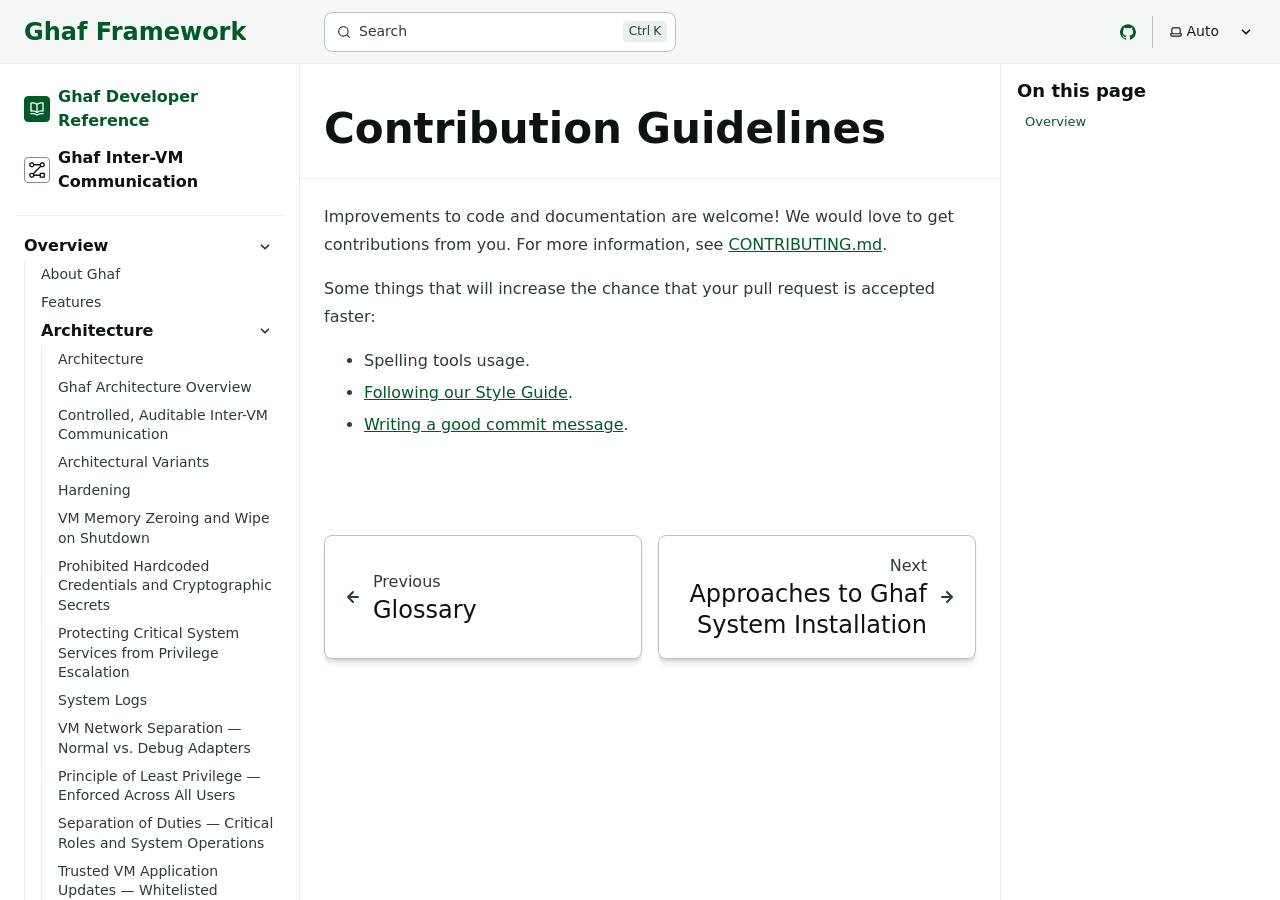
<file: ghaf/appendices/contributing_general/index.html>
<!DOCTYPE html><html lang="en" dir="ltr" data-theme="dark" data-has-toc data-has-sidebar class="astro-bguv2lll"> <head><meta charset="utf-8"/><meta name="viewport" content="width=device-width, initial-scale=1"/><title>Contribution Guidelines | Ghaf Framework</title><link rel="canonical" href="https://ghaf.tii.ae/ghaf/appendices/contributing_general/"/><link rel="sitemap" href="/sitemap-index.xml"/><link rel="shortcut icon" href="/favicon.svg" type="image/svg+xml"/><meta name="generator" content="Astro v5.17.1"/><meta name="generator" content="Starlight v0.37.6"/><meta property="og:title" content="Contribution Guidelines"/><meta property="og:type" content="article"/><meta property="og:url" content="https://ghaf.tii.ae/ghaf/appendices/contributing_general/"/><meta property="og:locale" content="en"/><meta property="og:site_name" content="Ghaf Framework"/><meta name="twitter:card" content="summary_large_image"/><script>
	window.StarlightThemeProvider = (() => {
		const storedTheme =
			typeof localStorage !== 'undefined' && localStorage.getItem('starlight-theme');
		const theme =
			storedTheme ||
			(window.matchMedia('(prefers-color-scheme: light)').matches ? 'light' : 'dark');
		document.documentElement.dataset.theme = theme === 'light' ? 'light' : 'dark';
		return {
			updatePickers(theme = storedTheme || 'auto') {
				document.querySelectorAll('starlight-theme-select').forEach((picker) => {
					const select = picker.querySelector('select');
					if (select) select.value = theme;
					/** @type {HTMLTemplateElement | null} */
					const tmpl = document.querySelector(`#theme-icons`);
					const newIcon = tmpl && tmpl.content.querySelector('.' + theme);
					if (newIcon) {
						const oldIcon = picker.querySelector('svg.label-icon');
						if (oldIcon) {
							oldIcon.replaceChildren(...newIcon.cloneNode(true).childNodes);
						}
					}
				});
			},
		};
	})();
</script><template id="theme-icons"><svg aria-hidden="true" class="light astro-c6vsoqas" width="16" height="16" viewBox="0 0 24 24" fill="currentColor" style="--sl-icon-size: 1em;"><path d="M5 12a1 1 0 0 0-1-1H3a1 1 0 0 0 0 2h1a1 1 0 0 0 1-1Zm.64 5-.71.71a1 1 0 0 0 0 1.41 1 1 0 0 0 1.41 0l.71-.71A1 1 0 0 0 5.64 17ZM12 5a1 1 0 0 0 1-1V3a1 1 0 0 0-2 0v1a1 1 0 0 0 1 1Zm5.66 2.34a1 1 0 0 0 .7-.29l.71-.71a1 1 0 1 0-1.41-1.41l-.66.71a1 1 0 0 0 0 1.41 1 1 0 0 0 .66.29Zm-12-.29a1 1 0 0 0 1.41 0 1 1 0 0 0 0-1.41l-.71-.71a1.004 1.004 0 1 0-1.43 1.41l.73.71ZM21 11h-1a1 1 0 0 0 0 2h1a1 1 0 0 0 0-2Zm-2.64 6A1 1 0 0 0 17 18.36l.71.71a1 1 0 0 0 1.41 0 1 1 0 0 0 0-1.41l-.76-.66ZM12 6.5a5.5 5.5 0 1 0 5.5 5.5A5.51 5.51 0 0 0 12 6.5Zm0 9a3.5 3.5 0 1 1 0-7 3.5 3.5 0 0 1 0 7Zm0 3.5a1 1 0 0 0-1 1v1a1 1 0 0 0 2 0v-1a1 1 0 0 0-1-1Z"/></svg><svg aria-hidden="true" class="dark astro-c6vsoqas" width="16" height="16" viewBox="0 0 24 24" fill="currentColor" style="--sl-icon-size: 1em;"><path d="M21.64 13a1 1 0 0 0-1.05-.14 8.049 8.049 0 0 1-3.37.73 8.15 8.15 0 0 1-8.14-8.1 8.59 8.59 0 0 1 .25-2A1 1 0 0 0 8 2.36a10.14 10.14 0 1 0 14 11.69 1 1 0 0 0-.36-1.05Zm-9.5 6.69A8.14 8.14 0 0 1 7.08 5.22v.27a10.15 10.15 0 0 0 10.14 10.14 9.784 9.784 0 0 0 2.1-.22 8.11 8.11 0 0 1-7.18 4.32v-.04Z"/></svg><svg aria-hidden="true" class="auto astro-c6vsoqas" width="16" height="16" viewBox="0 0 24 24" fill="currentColor" style="--sl-icon-size: 1em;"><path d="M21 14h-1V7a3 3 0 0 0-3-3H7a3 3 0 0 0-3 3v7H3a1 1 0 0 0-1 1v2a3 3 0 0 0 3 3h14a3 3 0 0 0 3-3v-2a1 1 0 0 0-1-1ZM6 7a1 1 0 0 1 1-1h10a1 1 0 0 1 1 1v7H6V7Zm14 10a1 1 0 0 1-1 1H5a1 1 0 0 1-1-1v-1h16v1Z"/></svg></template><link rel="stylesheet" href="/_astro/print.DNXP8c50.css" media="print"><link rel="stylesheet" href="/_astro/index.DRBrafbx.css">
<style>@layer starlight.components{:root{--sl-badge-default-border: var(--sl-color-accent);--sl-badge-default-bg: var(--sl-color-accent-low);--sl-badge-default-text: #fff;--sl-badge-note-border: var(--sl-color-blue);--sl-badge-note-bg: var(--sl-color-blue-low);--sl-badge-note-text: #fff;--sl-badge-danger-border: var(--sl-color-red);--sl-badge-danger-bg: var(--sl-color-red-low);--sl-badge-danger-text: #fff;--sl-badge-success-border: var(--sl-color-green);--sl-badge-success-bg: var(--sl-color-green-low);--sl-badge-success-text: #fff;--sl-badge-caution-border: var(--sl-color-orange);--sl-badge-caution-bg: var(--sl-color-orange-low);--sl-badge-caution-text: #fff;--sl-badge-tip-border: var(--sl-color-purple);--sl-badge-tip-bg: var(--sl-color-purple-low);--sl-badge-tip-text: #fff}[data-theme=light]:root{--sl-badge-default-bg: var(--sl-color-accent-high);--sl-badge-note-bg: var(--sl-color-blue-high);--sl-badge-danger-bg: var(--sl-color-red-high);--sl-badge-success-bg: var(--sl-color-green-high);--sl-badge-caution-bg: var(--sl-color-orange-high);--sl-badge-tip-bg: var(--sl-color-purple-high)}.sl-badge:where(.astro-avdet4wd){display:inline-block;border:1px solid var(--sl-color-border-badge);border-radius:.25rem;font-family:var(--sl-font-system-mono);line-height:normal;color:var(--sl-color-text-badge);background-color:var(--sl-color-bg-badge);overflow-wrap:anywhere}.sidebar-content .sl-badge:where(.astro-avdet4wd){line-height:1;font-size:var(--sl-text-xs);padding:.125rem .375rem}.sidebar-content a[aria-current=page]>.sl-badge:where(.astro-avdet4wd){--sl-color-bg-badge: transparent;--sl-color-border-badge: currentColor;color:inherit}.default:where(.astro-avdet4wd){--sl-color-bg-badge: var(--sl-badge-default-bg);--sl-color-border-badge: var(--sl-badge-default-border);--sl-color-text-badge: var(--sl-badge-default-text)}.note:where(.astro-avdet4wd){--sl-color-bg-badge: var(--sl-badge-note-bg);--sl-color-border-badge: var(--sl-badge-note-border);--sl-color-text-badge: var(--sl-badge-note-text)}.danger:where(.astro-avdet4wd){--sl-color-bg-badge: var(--sl-badge-danger-bg);--sl-color-border-badge: var(--sl-badge-danger-border);--sl-color-text-badge: var(--sl-badge-danger-text)}.success:where(.astro-avdet4wd){--sl-color-bg-badge: var(--sl-badge-success-bg);--sl-color-border-badge: var(--sl-badge-success-border);--sl-color-text-badge: var(--sl-badge-success-text)}.tip:where(.astro-avdet4wd){--sl-color-bg-badge: var(--sl-badge-tip-bg);--sl-color-border-badge: var(--sl-badge-tip-border);--sl-color-text-badge: var(--sl-badge-tip-text)}.caution:where(.astro-avdet4wd){--sl-color-bg-badge: var(--sl-badge-caution-bg);--sl-color-border-badge: var(--sl-badge-caution-border);--sl-color-text-badge: var(--sl-badge-caution-text)}.small:where(.astro-avdet4wd){font-size:var(--sl-text-xs);padding:.125rem .25rem}.medium:where(.astro-avdet4wd){font-size:var(--sl-text-sm);padding:.175rem .35rem}.large:where(.astro-avdet4wd){font-size:var(--sl-text-base);padding:.225rem .45rem}.sl-markdown-content :is(h1,h2,h3,h4,h5,h6) .sl-badge:where(.astro-avdet4wd){vertical-align:middle}}
@layer starlight.components{.card:where(.astro-v5tidmuc){--sl-card-border: var(--sl-color-purple);--sl-card-bg: var(--sl-color-purple-low);border:1px solid var(--sl-color-gray-5);background-color:var(--sl-color-black);padding:clamp(1rem,calc(.125rem + 3vw),2.5rem);flex-direction:column;gap:clamp(.5rem,calc(.125rem + 1vw),1rem)}.card:where(.astro-v5tidmuc):nth-child(4n+1){--sl-card-border: var(--sl-color-orange);--sl-card-bg: var(--sl-color-orange-low)}.card:where(.astro-v5tidmuc):nth-child(4n+3){--sl-card-border: var(--sl-color-green);--sl-card-bg: var(--sl-color-green-low)}.card:where(.astro-v5tidmuc):nth-child(4n+4){--sl-card-border: var(--sl-color-red);--sl-card-bg: var(--sl-color-red-low)}.card:where(.astro-v5tidmuc):nth-child(4n+5){--sl-card-border: var(--sl-color-blue);--sl-card-bg: var(--sl-color-blue-low)}.title:where(.astro-v5tidmuc){font-weight:600;font-size:var(--sl-text-h4);color:var(--sl-color-white);line-height:var(--sl-line-height-headings);gap:1rem;align-items:center}.card:where(.astro-v5tidmuc) .icon:where(.astro-v5tidmuc){border:1px solid var(--sl-card-border);background-color:var(--sl-card-bg);padding:.2em;border-radius:.25rem;flex-shrink:0}.card:where(.astro-v5tidmuc) .body:where(.astro-v5tidmuc){margin:0;font-size:clamp(var(--sl-text-sm),calc(.5rem + 1vw),var(--sl-text-body))}}
@layer starlight.components{.card-grid:where(.astro-zntqmydn){display:grid;grid-template-columns:100%;gap:1rem}.card-grid:where(.astro-zntqmydn)>*{margin-top:0!important}@media(min-width:50rem){.card-grid:where(.astro-zntqmydn){grid-template-columns:1fr 1fr;gap:1.5rem}.stagger:where(.astro-zntqmydn){--stagger-height: 5rem;padding-bottom:var(--stagger-height)}.stagger:where(.astro-zntqmydn)>*:nth-child(2n){transform:translateY(var(--stagger-height))}}}
@layer starlight.components{svg:where(.astro-c6vsoqas){color:var(--sl-icon-color);font-size:var(--sl-icon-size, 1em);width:1em;height:1em}}
@layer starlight.components{starlight-tabs:where(.astro-esqgolmp){display:block}.tablist-wrapper:where(.astro-esqgolmp){overflow-x:auto}:where(.astro-esqgolmp)[role=tablist]{display:flex;list-style:none;border-bottom:2px solid var(--sl-color-gray-5);padding:0}.tab:where(.astro-esqgolmp){display:flex}.tab:where(.astro-esqgolmp)>:where(.astro-esqgolmp)[role=tab]{--sl-tab-color-border: var(--sl-color-gray-5);display:flex;align-items:center;gap:.5rem;line-height:var(--sl-line-height-headings);padding:.275rem 1.25rem;text-decoration:none;box-shadow:0 2px 0 var(--sl-tab-color-border);color:var(--sl-color-gray-3);outline-offset:var(--sl-outline-offset-inside);overflow-wrap:initial}.tab:where(.astro-esqgolmp) :where(.astro-esqgolmp)[role=tab][aria-selected=true]{--sl-tab-color-border: var(--sl-color-text-accent);color:var(--sl-color-white);font-weight:600}.tablist-wrapper:where(.astro-esqgolmp)~[role=tabpanel]{margin-top:1rem}}
@layer starlight.components{.sl-steps{--bullet-size: calc(var(--sl-line-height) * 1rem);--bullet-margin: .375rem;list-style:none;counter-reset:steps-counter var(--sl-steps-start, 0);padding-inline-start:0}.sl-steps>li{counter-increment:steps-counter;position:relative;padding-inline-start:calc(var(--bullet-size) + 1rem);padding-bottom:1px;min-height:calc(var(--bullet-size) + var(--bullet-margin))}.sl-steps>li+li{margin-top:0}.sl-steps>li:before{content:counter(steps-counter);position:absolute;top:0;inset-inline-start:0;width:var(--bullet-size);height:var(--bullet-size);line-height:var(--bullet-size);font-size:var(--sl-text-xs);font-weight:600;text-align:center;color:var(--sl-color-white);background-color:var(--sl-color-gray-6);border-radius:99rem;box-shadow:inset 0 0 0 1px var(--sl-color-gray-5)}.sl-steps>li:after{--guide-width: 1px;content:"";position:absolute;top:calc(var(--bullet-size) + var(--bullet-margin));bottom:var(--bullet-margin);inset-inline-start:calc((var(--bullet-size) - var(--guide-width)) / 2);width:var(--guide-width);background-color:var(--sl-color-hairline-light)}}@layer starlight.content{.sl-steps>li>:first-child{--lh: calc(1em * var(--sl-line-height));--shift-y: calc(.5 * (var(--bullet-size) - var(--lh)));transform:translateY(var(--shift-y));margin-bottom:var(--shift-y)}.sl-steps>li>:first-child:where(h1,h2,h3,h4,h5,h6){--lh: calc(1em * var(--sl-line-height-headings))}@supports (--prop: 1lh){.sl-steps>li>:first-child{--lh: 1lh}}}
@layer starlight.components{starlight-file-tree:where(.astro-p67cqifm){--x-space: 1.5rem;--y-space: .125rem;--y-pad: 0;display:block;border:1px solid var(--sl-color-gray-5);padding:1rem;background-color:var(--sl-color-gray-6);font-size:var(--sl-text-xs);font-family:var(--__sl-font-mono);overflow-x:auto}starlight-file-tree:where(.astro-p67cqifm) .directory>details{border:0;padding:0;padding-inline-start:var(--x-space);background:transparent}starlight-file-tree:where(.astro-p67cqifm) .directory>details>summary{margin-inline-start:calc(-1 * var(--x-space));border:0;padding:var(--y-pad) .625rem;font-weight:400;color:var(--sl-color-white);max-width:100%}starlight-file-tree:where(.astro-p67cqifm) .directory>details>summary::marker,starlight-file-tree:where(.astro-p67cqifm) .directory>details>summary::-webkit-details-marker{color:var(--sl-color-gray-3)}starlight-file-tree:where(.astro-p67cqifm) .directory>details>summary:hover,starlight-file-tree:where(.astro-p67cqifm) .directory>details>summary:hover .tree-icon{cursor:pointer;color:var(--sl-color-text-accent);fill:currentColor}starlight-file-tree:where(.astro-p67cqifm) .directory>details>summary:hover~ul{border-color:var(--sl-color-gray-4)}starlight-file-tree:where(.astro-p67cqifm) .directory>details>summary:hover .highlight .tree-icon{color:var(--sl-color-text-invert);fill:currentColor}starlight-file-tree:where(.astro-p67cqifm) ul{margin-inline-start:.5rem;border-inline-start:1px solid var(--sl-color-gray-5);padding:0;padding-inline-start:.125rem;list-style:none}starlight-file-tree:where(.astro-p67cqifm)>ul{margin:0;border:0;padding:0}starlight-file-tree:where(.astro-p67cqifm) li{margin:var(--y-space) 0;padding:var(--y-pad) 0}starlight-file-tree:where(.astro-p67cqifm) .file{margin-inline-start:calc(var(--x-space) - .125rem);color:var(--sl-color-white)}starlight-file-tree:where(.astro-p67cqifm) .tree-entry{display:inline-flex;align-items:flex-start;flex-wrap:wrap;max-width:calc(100% - 1rem)}@media(min-width:30em){starlight-file-tree:where(.astro-p67cqifm) .tree-entry{flex-wrap:nowrap}}starlight-file-tree:where(.astro-p67cqifm) .tree-entry>:first-child{flex-shrink:0}starlight-file-tree:where(.astro-p67cqifm) .empty{color:var(--sl-color-gray-3);padding-inline-start:.375rem}starlight-file-tree:where(.astro-p67cqifm) .comment{color:var(--sl-color-gray-3);padding-inline-start:1.625rem;max-width:24rem;min-width:12rem}starlight-file-tree:where(.astro-p67cqifm) .highlight{display:inline-block;border-radius:.25rem;padding-inline-end:.5rem;color:var(--sl-color-text-invert);background-color:var(--sl-color-text-accent)}starlight-file-tree:where(.astro-p67cqifm) svg{display:inline;fill:var(--sl-color-gray-3);vertical-align:middle;margin-inline:.25rem .375rem;width:.875rem;height:.875rem}starlight-file-tree:where(.astro-p67cqifm) .highlight svg.tree-icon{fill:currentColor}}
@layer starlight.components{.sl-link-button:where(.astro-xwgiixxa){align-items:center;border:1px solid transparent;border-radius:999rem;display:inline-flex;font-size:var(--sl-text-sm);gap:.5em;line-height:1.1875;outline-offset:.25rem;padding:.4375rem 1.125rem;text-decoration:none}.sl-link-button:where(.astro-xwgiixxa).primary{background:var(--sl-color-text-accent);border-color:var(--sl-color-text-accent);color:var(--sl-color-black)}.sl-link-button:where(.astro-xwgiixxa).primary:hover{color:var(--sl-color-black)}.sl-link-button:where(.astro-xwgiixxa).secondary{border-color:inherit;color:var(--sl-color-white)}.sl-link-button:where(.astro-xwgiixxa).minimal{color:var(--sl-color-white);padding-inline:0}.sl-link-button:where(.astro-xwgiixxa) svg{flex-shrink:0}@media(min-width:50rem){.sl-link-button:where(.astro-xwgiixxa){font-size:var(--sl-text-base);padding:.9375rem 1.25rem}}.sl-markdown-content .sl-link-button:where(.astro-xwgiixxa){margin-inline-end:1rem}.sl-markdown-content .sl-link-button:where(.astro-xwgiixxa):not(:where(p *)){margin-block:1rem}}
</style><script type="module" src="/_astro/page.B1D-nYk3.js"></script></head> <body class="astro-bguv2lll"> <a href="#_top" class="astro-7q3lir66">Skip to content</a>  <div class="page sl-flex astro-vrdttmbt"> <header class="header astro-vrdttmbt"><div class="header astro-kmkmnagf"> <div class="title-wrapper sl-flex astro-kmkmnagf"> <a href="/" class="site-title sl-flex astro-m46x6ez3">  <span class="astro-m46x6ez3" translate="no"> Ghaf Framework </span> </a>  </div> <div class="sl-flex print:hidden astro-kmkmnagf"> <site-search class="astro-kmkmnagf astro-v37mnknz" data-translations="{&#34;placeholder&#34;:&#34;Search&#34;}"> <button data-open-modal disabled aria-label="Search" aria-keyshortcuts="Control+K" class="astro-v37mnknz"> <svg aria-hidden="true" class="astro-v37mnknz astro-c6vsoqas" width="16" height="16" viewBox="0 0 24 24" fill="currentColor" style="--sl-icon-size: 1em;"><path d="M21.71 20.29 18 16.61A9 9 0 1 0 16.61 18l3.68 3.68a.999.999 0 0 0 1.42 0 1 1 0 0 0 0-1.39ZM11 18a7 7 0 1 1 0-14 7 7 0 0 1 0 14Z"/></svg> <span class="sl-hidden md:sl-block astro-v37mnknz" aria-hidden="true">Search</span> <kbd class="sl-hidden md:sl-flex astro-v37mnknz" style="display: none;"> <kbd class="astro-v37mnknz">Ctrl</kbd><kbd class="astro-v37mnknz">K</kbd> </kbd> </button> <dialog style="padding:0" aria-label="Search" class="astro-v37mnknz"> <div class="dialog-frame sl-flex astro-v37mnknz">  <button data-close-modal class="sl-flex md:sl-hidden astro-v37mnknz"> Cancel </button> <div class="search-container astro-v37mnknz"> <div id="starlight__search" class="astro-v37mnknz"></div> </div> </div> </dialog> </site-search>  <script>
	(() => {
		const openBtn = document.querySelector('button[data-open-modal]');
		const shortcut = openBtn?.querySelector('kbd');
		if (!openBtn || !(shortcut instanceof HTMLElement)) return;
		const platformKey = shortcut.querySelector('kbd');
		if (platformKey && /(Mac|iPhone|iPod|iPad)/i.test(navigator.platform)) {
			platformKey.textContent = '⌘';
			openBtn.setAttribute('aria-keyshortcuts', 'Meta+K');
		}
		shortcut.style.display = '';
	})();
</script> <script type="module" src="/_astro/Search.astro_astro_type_script_index_0_lang.cjYDvRdi.js"></script>   </div> <div class="sl-hidden md:sl-flex print:hidden right-group astro-kmkmnagf"> <div class="sl-flex social-icons astro-kmkmnagf"> <a href="https://github.com/tiiuae/ghaf" rel="me" class="sl-flex astro-wy4te6ga"><span class="sr-only astro-wy4te6ga">GitHub</span><svg aria-hidden="true" class="astro-wy4te6ga astro-c6vsoqas" width="16" height="16" viewBox="0 0 24 24" fill="currentColor" style="--sl-icon-size: 1em;"><path d="M12 .3a12 12 0 0 0-3.8 23.38c.6.12.83-.26.83-.57L9 21.07c-3.34.72-4.04-1.61-4.04-1.61-.55-1.39-1.34-1.76-1.34-1.76-1.08-.74.09-.73.09-.73 1.2.09 1.83 1.24 1.83 1.24 1.08 1.83 2.81 1.3 3.5 1 .1-.78.42-1.31.76-1.61-2.67-.3-5.47-1.33-5.47-5.93 0-1.31.47-2.38 1.24-3.22-.14-.3-.54-1.52.1-3.18 0 0 1-.32 3.3 1.23a11.5 11.5 0 0 1 6 0c2.28-1.55 3.29-1.23 3.29-1.23.64 1.66.24 2.88.12 3.18a4.65 4.65 0 0 1 1.23 3.22c0 4.61-2.8 5.63-5.48 5.92.42.36.81 1.1.81 2.22l-.01 3.29c0 .31.2.69.82.57A12 12 0 0 0 12 .3Z"/></svg></a> </div> <starlight-theme-select>  <label style="--sl-select-width: 6.25em" class="astro-4yphtoen"> <span class="sr-only astro-4yphtoen">Select theme</span> <svg aria-hidden="true" class="icon label-icon astro-4yphtoen astro-c6vsoqas" width="16" height="16" viewBox="0 0 24 24" fill="currentColor" style="--sl-icon-size: 1em;"><path d="M21 14h-1V7a3 3 0 0 0-3-3H7a3 3 0 0 0-3 3v7H3a1 1 0 0 0-1 1v2a3 3 0 0 0 3 3h14a3 3 0 0 0 3-3v-2a1 1 0 0 0-1-1ZM6 7a1 1 0 0 1 1-1h10a1 1 0 0 1 1 1v7H6V7Zm14 10a1 1 0 0 1-1 1H5a1 1 0 0 1-1-1v-1h16v1Z"/></svg> <select autocomplete="off" class="astro-4yphtoen"> <option value="dark" class="astro-4yphtoen">Dark</option><option value="light" class="astro-4yphtoen">Light</option><option value="auto" selected class="astro-4yphtoen">Auto</option> </select> <svg aria-hidden="true" class="icon caret astro-4yphtoen astro-c6vsoqas" width="16" height="16" viewBox="0 0 24 24" fill="currentColor" style="--sl-icon-size: 1em;"><path d="M17 9.17a1 1 0 0 0-1.41 0L12 12.71 8.46 9.17a1 1 0 1 0-1.41 1.42l4.24 4.24a1.002 1.002 0 0 0 1.42 0L17 10.59a1.002 1.002 0 0 0 0-1.42Z"/></svg> </label>  </starlight-theme-select>  <script>
	StarlightThemeProvider.updatePickers();
</script> <script type="module">const r="starlight-theme",o=e=>e==="auto"||e==="dark"||e==="light"?e:"auto",c=()=>o(typeof localStorage<"u"&&localStorage.getItem(r));function n(e){typeof localStorage<"u"&&localStorage.setItem(r,e==="light"||e==="dark"?e:"")}const l=()=>matchMedia("(prefers-color-scheme: light)").matches?"light":"dark";function t(e){StarlightThemeProvider.updatePickers(e),document.documentElement.dataset.theme=e==="auto"?l():e,n(e)}matchMedia("(prefers-color-scheme: light)").addEventListener("change",()=>{c()==="auto"&&t("auto")});class s extends HTMLElement{constructor(){super(),t(c()),this.querySelector("select")?.addEventListener("change",a=>{a.currentTarget instanceof HTMLSelectElement&&t(o(a.currentTarget.value))})}}customElements.define("starlight-theme-select",s);</script> <script type="module">class s extends HTMLElement{constructor(){super();const e=this.querySelector("select");e&&(e.addEventListener("change",t=>{t.currentTarget instanceof HTMLSelectElement&&(window.location.pathname=t.currentTarget.value)}),window.addEventListener("pageshow",t=>{if(!t.persisted)return;const n=e.querySelector("option[selected]")?.index;n!==e.selectedIndex&&(e.selectedIndex=n??0)}))}}customElements.define("starlight-lang-select",s);</script> </div> </div> </header> <nav class="sidebar print:hidden astro-vrdttmbt" aria-label="Main"> <starlight-menu-button class="print:hidden astro-jif73yzw"> <button aria-expanded="false" aria-label="Menu" aria-controls="starlight__sidebar" class="sl-flex md:sl-hidden astro-jif73yzw"> <svg aria-hidden="true" class="open-menu astro-jif73yzw astro-c6vsoqas" width="16" height="16" viewBox="0 0 24 24" fill="currentColor" style="--sl-icon-size: 1em;"><path d="M3 8h18a1 1 0 1 0 0-2H3a1 1 0 0 0 0 2Zm18 8H3a1 1 0 0 0 0 2h18a1 1 0 0 0 0-2Zm0-5H3a1 1 0 0 0 0 2h18a1 1 0 0 0 0-2Z"/></svg> <svg aria-hidden="true" class="close-menu astro-jif73yzw astro-c6vsoqas" width="16" height="16" viewBox="0 0 24 24" fill="currentColor" style="--sl-icon-size: 1em;"><path d="m13.41 12 6.3-6.29a1.004 1.004 0 1 0-1.42-1.42L12 10.59l-6.29-6.3a1.004 1.004 0 0 0-1.42 1.42l6.3 6.29-6.3 6.29a1 1 0 0 0 0 1.42.998.998 0 0 0 1.42 0l6.29-6.3 6.29 6.3a.999.999 0 0 0 1.42 0 1 1 0 0 0 0-1.42L13.41 12Z"/></svg> </button> </starlight-menu-button> <script type="module">class s extends HTMLElement{constructor(){super(),this.btn=this.querySelector("button"),this.btn.addEventListener("click",()=>this.toggleExpanded());const t=this.closest("nav");t&&t.addEventListener("keyup",e=>this.closeOnEscape(e))}setExpanded(t){this.setAttribute("aria-expanded",String(t)),document.body.toggleAttribute("data-mobile-menu-expanded",t)}toggleExpanded(){this.setExpanded(this.getAttribute("aria-expanded")!=="true")}closeOnEscape(t){t.code==="Escape"&&(this.setExpanded(!1),this.btn.focus())}}customElements.define("starlight-menu-button",s);</script>   <div id="starlight__sidebar" class="sidebar-pane astro-vrdttmbt"> <div class="sidebar-content sl-flex astro-vrdttmbt"> <ul class="starlight-sidebar-topics astro-2fh6iaza"> <li class="astro-2fh6iaza"> <a href="/ghaf/overview/" class="starlight-sidebar-topics-current astro-2fh6iaza"> <div class="starlight-sidebar-topics-icon astro-2fh6iaza"> <svg aria-hidden="true" class="astro-2fh6iaza astro-c6vsoqas" width="16" height="16" viewBox="0 0 24 24" fill="currentColor" style="--sl-icon-size: 1em;"><path d="M21.17 2.06A13.1 13.1 0 0 0 19 1.87a12.94 12.94 0 0 0-7 2.05 12.94 12.94 0 0 0-7-2 13.1 13.1 0 0 0-2.17.19 1 1 0 0 0-.83 1v12a1 1 0 0 0 1.17 1 10.9 10.9 0 0 1 8.25 1.91l.12.07h.11a.91.91 0 0 0 .7 0h.11l.12-.07A10.899 10.899 0 0 1 20.83 16 1 1 0 0 0 22 15V3a1 1 0 0 0-.83-.94ZM11 15.35a12.87 12.87 0 0 0-6-1.48H4v-10c.333-.02.667-.02 1 0a10.86 10.86 0 0 1 6 1.8v9.68Zm9-1.44h-1a12.87 12.87 0 0 0-6 1.48V5.67a10.86 10.86 0 0 1 6-1.8c.333-.02.667-.02 1 0v10.04Zm1.17 4.15a13.098 13.098 0 0 0-2.17-.19 12.94 12.94 0 0 0-7 2.05 12.94 12.94 0 0 0-7-2.05c-.727.003-1.453.066-2.17.19A1 1 0 0 0 2 19.21a1 1 0 0 0 1.17.79 10.9 10.9 0 0 1 8.25 1.91 1 1 0 0 0 1.16 0A10.9 10.9 0 0 1 20.83 20a1 1 0 0 0 1.17-.79 1 1 0 0 0-.83-1.15Z"/></svg> </div> <div class="astro-2fh6iaza"> Ghaf Developer Reference  </div> </a> </li><li class="astro-2fh6iaza"> <a href="/givc/overview/" class="astro-2fh6iaza"> <div class="starlight-sidebar-topics-icon astro-2fh6iaza"> <svg aria-hidden="true" class="astro-2fh6iaza astro-c6vsoqas" width="16" height="16" viewBox="0 0 24 24" fill="currentColor" style="--sl-icon-size: 1em;"><path d="M15.948 15.948L15.948 18.888L7.926 18.888Q7.800 18.384 7.506 17.922L7.506 17.922L17.922 7.506Q18.804 8.052 19.896 8.052L19.896 8.052Q21.408 8.052 22.542 7.023Q23.676 5.994 23.802 4.461Q23.928 2.928 22.983 1.710Q22.038 0.492 20.526 0.240Q19.014-0.012 17.733 0.828Q16.452 1.668 16.074 3.138L16.074 3.138L7.926 3.138Q7.548 1.710 6.330 0.870Q5.112 0.030 3.621 0.219Q2.130 0.408 1.164 1.521Q0.198 2.634 0.198 4.125Q0.198 5.616 1.164 6.729Q2.130 7.842 3.621 8.031Q5.112 8.220 6.330 7.380Q7.548 6.540 7.926 5.112L7.926 5.112L16.074 5.112Q16.200 5.616 16.494 6.078L16.494 6.078L6.078 16.494Q5.196 15.948 4.146 15.948L4.146 15.948Q2.592 15.948 1.458 16.977Q0.324 18.006 0.198 19.539Q0.072 21.072 1.017 22.290Q1.962 23.508 3.474 23.760Q4.986 24.012 6.267 23.172Q7.548 22.332 7.926 20.862L7.926 20.862L15.948 20.862L15.948 23.802L23.802 23.802L23.802 15.948L15.948 15.948ZM4.146 6.078L4.146 6.078Q3.432 6.078 2.886 5.637Q2.340 5.196 2.214 4.503Q2.088 3.810 2.403 3.201Q2.718 2.592 3.369 2.319Q4.020 2.046 4.692 2.256Q5.364 2.466 5.763 3.033Q6.162 3.600 6.099 4.314Q6.036 5.028 5.532 5.532L5.532 5.532Q4.944 6.078 4.146 6.078ZM19.854 2.172L19.854 2.172Q20.484 2.172 20.967 2.487Q21.450 2.802 21.681 3.369Q21.912 3.936 21.807 4.524Q21.702 5.112 21.282 5.532Q20.862 5.952 20.274 6.057Q19.686 6.162 19.119 5.931Q18.552 5.700 18.237 5.217Q17.922 4.734 17.922 4.104L17.922 4.104Q17.922 3.306 18.489 2.739Q19.056 2.172 19.854 2.172ZM4.146 21.828L4.146 21.828Q3.306 21.828 2.739 21.261Q2.172 20.694 2.172 19.875Q2.172 19.056 2.739 18.489Q3.306 17.922 4.125 17.922Q4.944 17.922 5.532 18.489Q6.120 19.056 6.120 19.875Q6.120 20.694 5.532 21.261Q4.944 21.828 4.146 21.828ZM17.922 21.828L17.922 17.922L21.828 17.922L21.828 21.828L17.922 21.828Z"/></svg> </div> <div class="astro-2fh6iaza"> Ghaf Inter-VM Communication  </div> </a> </li> </ul>  <sl-sidebar-state-persist data-hash="0756kz0" class="astro-kku4brbg"> <script aria-hidden="true">
		(() => {
			try {
				if (!matchMedia('(min-width: 50em)').matches) return;
				/** @type {HTMLElement | null} */
				const target = document.querySelector('sl-sidebar-state-persist');
				const state = JSON.parse(sessionStorage.getItem('sl-sidebar-state') || '0');
				if (!target || !state || target.dataset.hash !== state.hash) return;
				window._starlightScrollRestore = state.scroll;
				customElements.define(
					'sl-sidebar-restore',
					class SidebarRestore extends HTMLElement {
						connectedCallback() {
							try {
								const idx = parseInt(this.dataset.index || '');
								const details = this.closest('details');
								if (details && typeof state.open[idx] === 'boolean') details.open = state.open[idx];
							} catch {}
						}
					}
				);
			} catch {}
		})();
	</script>  <ul class="top-level astro-3ii7xxms"> <li class="astro-3ii7xxms"> <details open class="astro-3ii7xxms"> <summary class="astro-3ii7xxms"> <span class="group-label astro-3ii7xxms"> <span class="large astro-3ii7xxms">Overview</span>  </span> <svg aria-hidden="true" class="caret astro-3ii7xxms astro-c6vsoqas" width="16" height="16" viewBox="0 0 24 24" fill="currentColor" style="--sl-icon-size: 1.25rem;"><path d="m14.83 11.29-4.24-4.24a1 1 0 1 0-1.42 1.41L12.71 12l-3.54 3.54a1 1 0 0 0 0 1.41 1 1 0 0 0 .71.29 1 1 0 0 0 .71-.29l4.24-4.24a1.002 1.002 0 0 0 0-1.42Z"/></svg> </summary> <sl-sidebar-restore data-index="0"></sl-sidebar-restore> <ul class="astro-3ii7xxms"> <li class="astro-3ii7xxms"> <a href="/ghaf/overview/" class="astro-3ii7xxms"> <span class="astro-3ii7xxms">About Ghaf</span>  </a> </li><li class="astro-3ii7xxms"> <a href="/ghaf/overview/features/" class="astro-3ii7xxms"> <span class="astro-3ii7xxms">Features</span>  </a> </li><li class="astro-3ii7xxms"> <details open class="astro-3ii7xxms"> <summary class="astro-3ii7xxms"> <span class="group-label astro-3ii7xxms"> <span class="large astro-3ii7xxms">Architecture</span>  </span> <svg aria-hidden="true" class="caret astro-3ii7xxms astro-c6vsoqas" width="16" height="16" viewBox="0 0 24 24" fill="currentColor" style="--sl-icon-size: 1.25rem;"><path d="m14.83 11.29-4.24-4.24a1 1 0 1 0-1.42 1.41L12.71 12l-3.54 3.54a1 1 0 0 0 0 1.41 1 1 0 0 0 .71.29 1 1 0 0 0 .71-.29l4.24-4.24a1.002 1.002 0 0 0 0-1.42Z"/></svg> </summary> <sl-sidebar-restore data-index="1"></sl-sidebar-restore> <ul class="astro-3ii7xxms"> <li class="astro-3ii7xxms"> <a href="/ghaf/overview/arch/" class="astro-3ii7xxms"> <span class="astro-3ii7xxms">Architecture</span>  </a> </li><li class="astro-3ii7xxms"> <a href="/ghaf/overview/arch/system-architecture/" class="astro-3ii7xxms"> <span class="astro-3ii7xxms">Ghaf Architecture Overview</span>  </a> </li><li class="astro-3ii7xxms"> <a href="/ghaf/overview/arch/inter-vm-communication-control/" class="astro-3ii7xxms"> <span class="astro-3ii7xxms">Controlled, Auditable Inter-VM Communication</span>  </a> </li><li class="astro-3ii7xxms"> <a href="/ghaf/overview/arch/variants/" class="astro-3ii7xxms"> <span class="astro-3ii7xxms">Architectural Variants</span>  </a> </li><li class="astro-3ii7xxms"> <a href="/ghaf/overview/arch/hardening/" class="astro-3ii7xxms"> <span class="astro-3ii7xxms">Hardening</span>  </a> </li><li class="astro-3ii7xxms"> <a href="/ghaf/overview/arch/vm-memory-wipe/" class="astro-3ii7xxms"> <span class="astro-3ii7xxms">VM Memory Zeroing and Wipe on Shutdown</span>  </a> </li><li class="astro-3ii7xxms"> <a href="/ghaf/overview/arch/prohibited-hardcoded-secrets/" class="astro-3ii7xxms"> <span class="astro-3ii7xxms">Prohibited Hardcoded Credentials and Cryptographic Secrets</span>  </a> </li><li class="astro-3ii7xxms"> <a href="/ghaf/overview/arch/critical-services-privilege-escalation/" class="astro-3ii7xxms"> <span class="astro-3ii7xxms">Protecting Critical System Services from Privilege Escalation</span>  </a> </li><li class="astro-3ii7xxms"> <a href="/ghaf/overview/arch/system-logs-encryption/" class="astro-3ii7xxms"> <span class="astro-3ii7xxms">System Logs</span>  </a> </li><li class="astro-3ii7xxms"> <a href="/ghaf/overview/arch/vm-network-separation/" class="astro-3ii7xxms"> <span class="astro-3ii7xxms">VM Network Separation — Normal vs. Debug Adapters</span>  </a> </li><li class="astro-3ii7xxms"> <a href="/ghaf/overview/arch/least-privilege/" class="astro-3ii7xxms"> <span class="astro-3ii7xxms">Principle of Least Privilege — Enforced Across All Users</span>  </a> </li><li class="astro-3ii7xxms"> <a href="/ghaf/overview/arch/separation-of-duties/" class="astro-3ii7xxms"> <span class="astro-3ii7xxms">Separation of Duties — Critical Roles and System Operations</span>  </a> </li><li class="astro-3ii7xxms"> <a href="/ghaf/overview/arch/trusted-vm-whitelisted-repos/" class="astro-3ii7xxms"> <span class="astro-3ii7xxms">Trusted VM Application Updates — Whitelisted Repositories</span>  </a> </li><li class="astro-3ii7xxms"> <a href="/ghaf/overview/arch/secureboot/" class="astro-3ii7xxms"> <span class="astro-3ii7xxms">Secure Boot</span>  </a> </li><li class="astro-3ii7xxms"> <a href="/ghaf/overview/arch/stack/" class="astro-3ii7xxms"> <span class="astro-3ii7xxms">Stack</span>  </a> </li><li class="astro-3ii7xxms"> <a href="/ghaf/overview/arch/guest-tpm/" class="astro-3ii7xxms"> <span class="astro-3ii7xxms">Virtualized TPM for guests</span>  </a> </li> </ul>  </details> </li><li class="astro-3ii7xxms"> <details class="astro-3ii7xxms"> <summary class="astro-3ii7xxms"> <span class="group-label astro-3ii7xxms"> <span class="large astro-3ii7xxms">Architecture Decision Records</span>  </span> <svg aria-hidden="true" class="caret astro-3ii7xxms astro-c6vsoqas" width="16" height="16" viewBox="0 0 24 24" fill="currentColor" style="--sl-icon-size: 1.25rem;"><path d="m14.83 11.29-4.24-4.24a1 1 0 1 0-1.42 1.41L12.71 12l-3.54 3.54a1 1 0 0 0 0 1.41 1 1 0 0 0 .71.29 1 1 0 0 0 .71-.29l4.24-4.24a1.002 1.002 0 0 0 0-1.42Z"/></svg> </summary> <sl-sidebar-restore data-index="2"></sl-sidebar-restore> <ul class="astro-3ii7xxms"> <li class="astro-3ii7xxms"> <a href="/ghaf/overview/arch/adr/" class="astro-3ii7xxms"> <span class="astro-3ii7xxms">ADRs</span>  </a> </li><li class="astro-3ii7xxms"> <a href="/ghaf/overview/arch/adr/minimal-host/" class="astro-3ii7xxms"> <span class="astro-3ii7xxms">Minimal Host</span> <span class="sl-badge caution small  astro-3ii7xxms astro-avdet4wd">Proposed</span> </a> </li><li class="astro-3ii7xxms"> <a href="/ghaf/overview/arch/adr/netvm/" class="astro-3ii7xxms"> <span class="astro-3ii7xxms">Networking Virtual Machine</span> <span class="sl-badge caution small  astro-3ii7xxms astro-avdet4wd">Proposed</span> </a> </li><li class="astro-3ii7xxms"> <a href="/ghaf/overview/arch/adr/idsvm/" class="astro-3ii7xxms"> <span class="astro-3ii7xxms">Intrusion Detection System Virtual Machine</span> <span class="sl-badge caution small  astro-3ii7xxms astro-avdet4wd">Proposed</span> </a> </li><li class="astro-3ii7xxms"> <a href="/ghaf/overview/arch/adr/platform-bus-passthrough-support/" class="astro-3ii7xxms"> <span class="astro-3ii7xxms">rust-vmm—Bus Passthrough Support for Rust VMMs</span> <span class="sl-badge caution small  astro-3ii7xxms astro-avdet4wd">Proposed</span> </a> </li><li class="astro-3ii7xxms"> <a href="/ghaf/overview/arch/adr/fss/" class="astro-3ii7xxms"> <span class="astro-3ii7xxms">Forward Secure Sealing for Audit Logs</span> <span class="sl-badge success small  astro-3ii7xxms astro-avdet4wd">Accepted</span> </a> </li> </ul>  </details> </li> </ul>  </details> </li><li class="astro-3ii7xxms"> <details open class="astro-3ii7xxms"> <summary class="astro-3ii7xxms"> <span class="group-label astro-3ii7xxms"> <span class="large astro-3ii7xxms">Developer Guide</span>  </span> <svg aria-hidden="true" class="caret astro-3ii7xxms astro-c6vsoqas" width="16" height="16" viewBox="0 0 24 24" fill="currentColor" style="--sl-icon-size: 1.25rem;"><path d="m14.83 11.29-4.24-4.24a1 1 0 1 0-1.42 1.41L12.71 12l-3.54 3.54a1 1 0 0 0 0 1.41 1 1 0 0 0 .71.29 1 1 0 0 0 .71-.29l4.24-4.24a1.002 1.002 0 0 0 0-1.42Z"/></svg> </summary> <sl-sidebar-restore data-index="3"></sl-sidebar-restore> <ul class="astro-3ii7xxms"> <li class="astro-3ii7xxms"> <details open class="astro-3ii7xxms"> <summary class="astro-3ii7xxms"> <span class="group-label astro-3ii7xxms"> <span class="large astro-3ii7xxms">Reference</span>  </span> <svg aria-hidden="true" class="caret astro-3ii7xxms astro-c6vsoqas" width="16" height="16" viewBox="0 0 24 24" fill="currentColor" style="--sl-icon-size: 1.25rem;"><path d="m14.83 11.29-4.24-4.24a1 1 0 1 0-1.42 1.41L12.71 12l-3.54 3.54a1 1 0 0 0 0 1.41 1 1 0 0 0 .71.29 1 1 0 0 0 .71-.29l4.24-4.24a1.002 1.002 0 0 0 0-1.42Z"/></svg> </summary> <sl-sidebar-restore data-index="4"></sl-sidebar-restore> <ul class="astro-3ii7xxms"> <li class="astro-3ii7xxms"> <a href="/ghaf/dev/ref/" class="astro-3ii7xxms"> <span class="astro-3ii7xxms">Reference Implementations</span>  </a> </li><li class="astro-3ii7xxms"> <a href="/ghaf/dev/ref/ubuntu-development-setup/" class="astro-3ii7xxms"> <span class="astro-3ii7xxms">Ubuntu Development Setup</span>  </a> </li><li class="astro-3ii7xxms"> <a href="/ghaf/dev/ref/development/" class="astro-3ii7xxms"> <span class="astro-3ii7xxms">Development</span>  </a> </li><li class="astro-3ii7xxms"> <a href="/ghaf/dev/ref/build_and_run/" class="astro-3ii7xxms"> <span class="astro-3ii7xxms">Build and Run</span>  </a> </li><li class="astro-3ii7xxms"> <a href="/ghaf/dev/ref/remote_build_setup/" class="astro-3ii7xxms"> <span class="astro-3ii7xxms">Running Remote Build on NixOS</span>  </a> </li><li class="astro-3ii7xxms"> <a href="/ghaf/dev/ref/installer/" class="astro-3ii7xxms"> <span class="astro-3ii7xxms">Installer</span>  </a> </li><li class="astro-3ii7xxms"> <a href="/ghaf/dev/ref/cross_compilation/" class="astro-3ii7xxms"> <span class="astro-3ii7xxms">Cross Compilation</span>  </a> </li><li class="astro-3ii7xxms"> <a href="/ghaf/dev/ref/deferred-disk-encryption/" class="astro-3ii7xxms"> <span class="astro-3ii7xxms">Deferred Disk Encryption</span>  </a> </li><li class="astro-3ii7xxms"> <a href="/ghaf/dev/ref/creating_appvm/" class="astro-3ii7xxms"> <span class="astro-3ii7xxms">Creating an Application VM</span>  </a> </li><li class="astro-3ii7xxms"> <a href="/ghaf/dev/ref/hw-config/" class="astro-3ii7xxms"> <span class="astro-3ii7xxms">Hardware Configuration</span>  </a> </li><li class="astro-3ii7xxms"> <a href="/ghaf/dev/ref/profiles-config/" class="astro-3ii7xxms"> <span class="astro-3ii7xxms">Profiles Configuration</span>  </a> </li><li class="astro-3ii7xxms"> <a href="/ghaf/dev/ref/packages/" class="astro-3ii7xxms"> <span class="astro-3ii7xxms">Ghaf Packages Reference</span>  </a> </li><li class="astro-3ii7xxms"> <a href="/ghaf/dev/ref/modules/" class="astro-3ii7xxms"> <span class="astro-3ii7xxms">Ghaf Modules Reference</span>  </a> </li><li class="astro-3ii7xxms"> <a href="/ghaf/dev/ref/dependencies/" class="astro-3ii7xxms"> <span class="astro-3ii7xxms">External Dependencies</span>  </a> </li><li class="astro-3ii7xxms"> <a href="/ghaf/dev/ref/builder-functions/" class="astro-3ii7xxms"> <span class="astro-3ii7xxms">Builder Functions</span>  </a> </li><li class="astro-3ii7xxms"> <a href="/ghaf/dev/ref/cosmic/" class="astro-3ii7xxms"> <span class="astro-3ii7xxms">COSMIC Desktop Environment</span>  </a> </li><li class="astro-3ii7xxms"> <a href="/ghaf/dev/ref/idsvm-development/" class="astro-3ii7xxms"> <span class="astro-3ii7xxms">IDS VM Further Development</span>  </a> </li><li class="astro-3ii7xxms"> <a href="/ghaf/dev/ref/systemd-service-config/" class="astro-3ii7xxms"> <span class="astro-3ii7xxms">systemd Service Hardening</span>  </a> </li><li class="astro-3ii7xxms"> <a href="/ghaf/dev/ref/dynamic-hostname/" class="astro-3ii7xxms"> <span class="astro-3ii7xxms">Dynamic Hostname Generation</span>  </a> </li><li class="astro-3ii7xxms"> <a href="/ghaf/dev/ref/fleet/" class="astro-3ii7xxms"> <span class="astro-3ii7xxms">Fleet MDM</span>  </a> </li><li class="astro-3ii7xxms"> <a href="/ghaf/dev/ref/memory-wipe/" class="astro-3ii7xxms"> <span class="astro-3ii7xxms">Memory Wipe on Boot and Free</span>  </a> </li><li class="astro-3ii7xxms"> <a href="/ghaf/dev/ref/kill_switch/" class="astro-3ii7xxms"> <span class="astro-3ii7xxms">Ghaf Kill Switch</span>  </a> </li><li class="astro-3ii7xxms"> <a href="/ghaf/dev/ref/wireguard-gui/" class="astro-3ii7xxms"> <span class="astro-3ii7xxms">Wireguard GUI</span>  </a> </li><li class="astro-3ii7xxms"> <a href="/ghaf/dev/ref/yubikey/" class="astro-3ii7xxms"> <span class="astro-3ii7xxms">YubiKey Support</span>  </a> </li><li class="astro-3ii7xxms"> <a href="/ghaf/dev/ref/ghaf-vms/" class="astro-3ii7xxms"> <span class="astro-3ii7xxms">Ghaf VMs Status Tool</span>  </a> </li> </ul>  </details> </li><li class="astro-3ii7xxms"> <details open class="astro-3ii7xxms"> <summary class="astro-3ii7xxms"> <span class="group-label astro-3ii7xxms"> <span class="large astro-3ii7xxms">Troubleshooting</span>  </span> <svg aria-hidden="true" class="caret astro-3ii7xxms astro-c6vsoqas" width="16" height="16" viewBox="0 0 24 24" fill="currentColor" style="--sl-icon-size: 1.25rem;"><path d="m14.83 11.29-4.24-4.24a1 1 0 1 0-1.42 1.41L12.71 12l-3.54 3.54a1 1 0 0 0 0 1.41 1 1 0 0 0 .71.29 1 1 0 0 0 .71-.29l4.24-4.24a1.002 1.002 0 0 0 0-1.42Z"/></svg> </summary> <sl-sidebar-restore data-index="5"></sl-sidebar-restore> <ul class="astro-3ii7xxms"> <li class="astro-3ii7xxms"> <a href="/ghaf/dev/troubleshooting/" class="astro-3ii7xxms"> <span class="astro-3ii7xxms">Troubleshooting</span>  </a> </li><li class="astro-3ii7xxms"> <a href="/ghaf/dev/troubleshooting/systemd/system-log/" class="astro-3ii7xxms"> <span class="astro-3ii7xxms">Analyzing System Log</span>  </a> </li><li class="astro-3ii7xxms"> <a href="/ghaf/dev/troubleshooting/systemd/systemctl/" class="astro-3ii7xxms"> <span class="astro-3ii7xxms">Debugging systemd Using systemctl</span>  </a> </li><li class="astro-3ii7xxms"> <a href="/ghaf/dev/troubleshooting/systemd/systemd-analyzer/" class="astro-3ii7xxms"> <span class="astro-3ii7xxms">Inspecting Services with systemd-analyze</span>  </a> </li><li class="astro-3ii7xxms"> <a href="/ghaf/dev/troubleshooting/systemd/strace/" class="astro-3ii7xxms"> <span class="astro-3ii7xxms">Using strace for Debugging Initialization Sequence</span>  </a> </li><li class="astro-3ii7xxms"> <a href="/ghaf/dev/troubleshooting/systemd/early-shell/" class="astro-3ii7xxms"> <span class="astro-3ii7xxms">Early Shell</span>  </a> </li> </ul>  </details> </li><li class="astro-3ii7xxms"> <details open class="astro-3ii7xxms"> <summary class="astro-3ii7xxms"> <span class="group-label astro-3ii7xxms"> <span class="large astro-3ii7xxms">Ghaf as a Library</span>  </span> <svg aria-hidden="true" class="caret astro-3ii7xxms astro-c6vsoqas" width="16" height="16" viewBox="0 0 24 24" fill="currentColor" style="--sl-icon-size: 1.25rem;"><path d="m14.83 11.29-4.24-4.24a1 1 0 1 0-1.42 1.41L12.71 12l-3.54 3.54a1 1 0 0 0 0 1.41 1 1 0 0 0 .71.29 1 1 0 0 0 .71-.29l4.24-4.24a1.002 1.002 0 0 0 0-1.42Z"/></svg> </summary> <sl-sidebar-restore data-index="6"></sl-sidebar-restore> <ul class="astro-3ii7xxms"> <li class="astro-3ii7xxms"> <a href="/ghaf/dev/library/" class="astro-3ii7xxms"> <span class="astro-3ii7xxms">Ghaf Templates</span>  </a> </li><li class="astro-3ii7xxms"> <a href="/ghaf/dev/global-config/" class="astro-3ii7xxms"> <span class="astro-3ii7xxms">Global Configuration System</span>  </a> </li><li class="astro-3ii7xxms"> <a href="/ghaf/dev/library/example_project/" class="astro-3ii7xxms"> <span class="astro-3ii7xxms">Example Project</span>  </a> </li><li class="astro-3ii7xxms"> <a href="/ghaf/dev/library/modules_options/" class="astro-3ii7xxms"> <span class="astro-3ii7xxms">Modules Options</span>  </a> </li><li class="astro-3ii7xxms"> <details class="astro-3ii7xxms"> <summary class="astro-3ii7xxms"> <span class="group-label astro-3ii7xxms"> <span class="large astro-3ii7xxms">Library API</span>  </span> <svg aria-hidden="true" class="caret astro-3ii7xxms astro-c6vsoqas" width="16" height="16" viewBox="0 0 24 24" fill="currentColor" style="--sl-icon-size: 1.25rem;"><path d="m14.83 11.29-4.24-4.24a1 1 0 1 0-1.42 1.41L12.71 12l-3.54 3.54a1 1 0 0 0 0 1.41 1 1 0 0 0 .71.29 1 1 0 0 0 .71-.29l4.24-4.24a1.002 1.002 0 0 0 0-1.42Z"/></svg> </summary> <sl-sidebar-restore data-index="7"></sl-sidebar-restore> <ul class="astro-3ii7xxms"> <li class="astro-3ii7xxms"> <a href="/ghaf/dev/library/vm-helpers/" class="astro-3ii7xxms"> <span class="astro-3ii7xxms">VM Helper Functions</span>  </a> </li><li class="astro-3ii7xxms"> <a href="/ghaf/dev/library/features-api/" class="astro-3ii7xxms"> <span class="astro-3ii7xxms">Features API</span>  </a> </li><li class="astro-3ii7xxms"> <a href="/ghaf/dev/library/profiles-api/" class="astro-3ii7xxms"> <span class="astro-3ii7xxms">Profiles API</span>  </a> </li> </ul>  </details> </li> </ul>  </details> </li><li class="astro-3ii7xxms"> <details class="astro-3ii7xxms"> <summary class="astro-3ii7xxms"> <span class="group-label astro-3ii7xxms"> <span class="large astro-3ii7xxms">Architecture</span>  </span> <svg aria-hidden="true" class="caret astro-3ii7xxms astro-c6vsoqas" width="16" height="16" viewBox="0 0 24 24" fill="currentColor" style="--sl-icon-size: 1.25rem;"><path d="m14.83 11.29-4.24-4.24a1 1 0 1 0-1.42 1.41L12.71 12l-3.54 3.54a1 1 0 0 0 0 1.41 1 1 0 0 0 .71.29 1 1 0 0 0 .71-.29l4.24-4.24a1.002 1.002 0 0 0 0-1.42Z"/></svg> </summary> <sl-sidebar-restore data-index="8"></sl-sidebar-restore> <ul class="astro-3ii7xxms"> <li class="astro-3ii7xxms"> <a href="/ghaf/dev/architecture/" class="astro-3ii7xxms"> <span class="astro-3ii7xxms">Ghaf Architecture for Developers</span>  </a> </li><li class="astro-3ii7xxms"> <a href="/ghaf/dev/architecture/vm-composition/" class="astro-3ii7xxms"> <span class="astro-3ii7xxms">VM Composition with extendModules</span>  </a> </li><li class="astro-3ii7xxms"> <a href="/ghaf/dev/architecture/vm-memory-management/" class="astro-3ii7xxms"> <span class="astro-3ii7xxms">VM Memory Management</span>  </a> </li><li class="astro-3ii7xxms"> <a href="/ghaf/dev/architecture/config-propagation/" class="astro-3ii7xxms"> <span class="astro-3ii7xxms">Configuration Propagation</span>  </a> </li><li class="astro-3ii7xxms"> <a href="/ghaf/dev/architecture/module-conventions/" class="astro-3ii7xxms"> <span class="astro-3ii7xxms">Module Authoring Conventions</span>  </a> </li><li class="astro-3ii7xxms"> <a href="/ghaf/dev/architecture/anti-patterns/" class="astro-3ii7xxms"> <span class="astro-3ii7xxms">Anti-Patterns to Avoid</span>  </a> </li> </ul>  </details> </li><li class="astro-3ii7xxms"> <details class="astro-3ii7xxms"> <summary class="astro-3ii7xxms"> <span class="group-label astro-3ii7xxms"> <span class="large astro-3ii7xxms">Developer Guides</span>  </span> <svg aria-hidden="true" class="caret astro-3ii7xxms astro-c6vsoqas" width="16" height="16" viewBox="0 0 24 24" fill="currentColor" style="--sl-icon-size: 1.25rem;"><path d="m14.83 11.29-4.24-4.24a1 1 0 1 0-1.42 1.41L12.71 12l-3.54 3.54a1 1 0 0 0 0 1.41 1 1 0 0 0 .71.29 1 1 0 0 0 .71-.29l4.24-4.24a1.002 1.002 0 0 0 0-1.42Z"/></svg> </summary> <sl-sidebar-restore data-index="9"></sl-sidebar-restore> <ul class="astro-3ii7xxms"> <li class="astro-3ii7xxms"> <a href="/ghaf/dev/guides/" class="astro-3ii7xxms"> <span class="astro-3ii7xxms">Developer Guides</span>  </a> </li><li class="astro-3ii7xxms"> <a href="/ghaf/dev/guides/writing-modules/" class="astro-3ii7xxms"> <span class="astro-3ii7xxms">Writing Modules</span>  </a> </li><li class="astro-3ii7xxms"> <a href="/ghaf/dev/guides/creating-vms/" class="astro-3ii7xxms"> <span class="astro-3ii7xxms">Creating VMs</span>  </a> </li><li class="astro-3ii7xxms"> <a href="/ghaf/dev/guides/adding-features/" class="astro-3ii7xxms"> <span class="astro-3ii7xxms">Adding Features</span>  </a> </li><li class="astro-3ii7xxms"> <a href="/ghaf/dev/guides/extending-targets/" class="astro-3ii7xxms"> <span class="astro-3ii7xxms">Extending Targets</span>  </a> </li><li class="astro-3ii7xxms"> <a href="/ghaf/dev/guides/downstream-setup/" class="astro-3ii7xxms"> <span class="astro-3ii7xxms">Downstream Project Setup</span>  </a> </li><li class="astro-3ii7xxms"> <a href="/ghaf/dev/guides/migration/" class="astro-3ii7xxms"> <span class="astro-3ii7xxms">Migration Guide</span>  </a> </li> </ul>  </details> </li><li class="astro-3ii7xxms"> <details open class="astro-3ii7xxms"> <summary class="astro-3ii7xxms"> <span class="group-label astro-3ii7xxms"> <span class="large astro-3ii7xxms">Technologies</span>  </span> <svg aria-hidden="true" class="caret astro-3ii7xxms astro-c6vsoqas" width="16" height="16" viewBox="0 0 24 24" fill="currentColor" style="--sl-icon-size: 1.25rem;"><path d="m14.83 11.29-4.24-4.24a1 1 0 1 0-1.42 1.41L12.71 12l-3.54 3.54a1 1 0 0 0 0 1.41 1 1 0 0 0 .71.29 1 1 0 0 0 .71-.29l4.24-4.24a1.002 1.002 0 0 0 0-1.42Z"/></svg> </summary> <sl-sidebar-restore data-index="10"></sl-sidebar-restore> <ul class="astro-3ii7xxms"> <li class="astro-3ii7xxms"> <a href="/ghaf/dev/technologies/" class="astro-3ii7xxms"> <span class="astro-3ii7xxms">Technologies</span>  </a> </li><li class="astro-3ii7xxms"> <a href="/ghaf/dev/technologies/compartment/" class="astro-3ii7xxms"> <span class="astro-3ii7xxms">Compartmentalization</span>  </a> </li><li class="astro-3ii7xxms"> <details open class="astro-3ii7xxms"> <summary class="astro-3ii7xxms"> <span class="group-label astro-3ii7xxms"> <span class="large astro-3ii7xxms">Passthrough</span>  </span> <svg aria-hidden="true" class="caret astro-3ii7xxms astro-c6vsoqas" width="16" height="16" viewBox="0 0 24 24" fill="currentColor" style="--sl-icon-size: 1.25rem;"><path d="m14.83 11.29-4.24-4.24a1 1 0 1 0-1.42 1.41L12.71 12l-3.54 3.54a1 1 0 0 0 0 1.41 1 1 0 0 0 .71.29 1 1 0 0 0 .71-.29l4.24-4.24a1.002 1.002 0 0 0 0-1.42Z"/></svg> </summary> <sl-sidebar-restore data-index="11"></sl-sidebar-restore> <ul class="astro-3ii7xxms"> <li class="astro-3ii7xxms"> <a href="/ghaf/dev/technologies/passthrough/" class="astro-3ii7xxms"> <span class="astro-3ii7xxms">Devices Passthrough</span>  </a> </li><li class="astro-3ii7xxms"> <a href="/ghaf/dev/technologies/vfio/" class="astro-3ii7xxms"> <span class="astro-3ii7xxms">Binding Devices to VFIO Driver to Allow Passthrough</span>  </a> </li><li class="astro-3ii7xxms"> <a href="/ghaf/dev/technologies/device_tree_overlays_pt/" class="astro-3ii7xxms"> <span class="astro-3ii7xxms">Device Tree Overlays for Passthrough</span>  </a> </li><li class="astro-3ii7xxms"> <details class="astro-3ii7xxms"> <summary class="astro-3ii7xxms"> <span class="group-label astro-3ii7xxms"> <span class="large astro-3ii7xxms">NVIDIA Jetson AGX Orin</span>  </span> <svg aria-hidden="true" class="caret astro-3ii7xxms astro-c6vsoqas" width="16" height="16" viewBox="0 0 24 24" fill="currentColor" style="--sl-icon-size: 1.25rem;"><path d="m14.83 11.29-4.24-4.24a1 1 0 1 0-1.42 1.41L12.71 12l-3.54 3.54a1 1 0 0 0 0 1.41 1 1 0 0 0 .71.29 1 1 0 0 0 .71-.29l4.24-4.24a1.002 1.002 0 0 0 0-1.42Z"/></svg> </summary> <sl-sidebar-restore data-index="12"></sl-sidebar-restore> <ul class="astro-3ii7xxms"> <li class="astro-3ii7xxms"> <a href="/ghaf/dev/technologies/nvidia_agx_pt_uart/" class="astro-3ii7xxms"> <span class="astro-3ii7xxms">UART Passthrough</span>  </a> </li><li class="astro-3ii7xxms"> <a href="/ghaf/dev/technologies/nvidia_agx_pt_pcie/" class="astro-3ii7xxms"> <span class="astro-3ii7xxms">PCIe Passthrough</span>  </a> </li><li class="astro-3ii7xxms"> <a href="/ghaf/dev/technologies/nvidia_uarti_net_vm/" class="astro-3ii7xxms"> <span class="astro-3ii7xxms">UARTI Passthrough to netvm</span>  </a> </li> </ul>  </details> </li><li class="astro-3ii7xxms"> <details class="astro-3ii7xxms"> <summary class="astro-3ii7xxms"> <span class="group-label astro-3ii7xxms"> <span class="large astro-3ii7xxms">x86</span>  </span> <svg aria-hidden="true" class="caret astro-3ii7xxms astro-c6vsoqas" width="16" height="16" viewBox="0 0 24 24" fill="currentColor" style="--sl-icon-size: 1.25rem;"><path d="m14.83 11.29-4.24-4.24a1 1 0 1 0-1.42 1.41L12.71 12l-3.54 3.54a1 1 0 0 0 0 1.41 1 1 0 0 0 .71.29 1 1 0 0 0 .71-.29l4.24-4.24a1.002 1.002 0 0 0 0-1.42Z"/></svg> </summary> <sl-sidebar-restore data-index="13"></sl-sidebar-restore> <ul class="astro-3ii7xxms"> <li class="astro-3ii7xxms"> <a href="/ghaf/dev/technologies/x86_pcie_crosvm/" class="astro-3ii7xxms"> <span class="astro-3ii7xxms">x86 PCIe Passthrough with crosvm</span>  </a> </li><li class="astro-3ii7xxms"> <a href="/ghaf/dev/technologies/x86_gpu_passthrough_qemu/" class="astro-3ii7xxms"> <span class="astro-3ii7xxms">GPU Passthrough with Qemu</span>  </a> </li> </ul>  </details> </li> </ul>  </details> </li><li class="astro-3ii7xxms"> <a href="/ghaf/dev/technologies/nvidia_virtualization_bpmp/" class="astro-3ii7xxms"> <span class="astro-3ii7xxms">NVIDIA Jetson AGX Orin: Boot and Power Management Processor Virtualization</span>  </a> </li><li class="astro-3ii7xxms"> <a href="/ghaf/dev/technologies/hypervisor_options/" class="astro-3ii7xxms"> <span class="astro-3ii7xxms">Ghaf-Specific microvm Hypervisor Options</span>  </a> </li><li class="astro-3ii7xxms"> <a href="/ghaf/dev/technologies/hardware_acceleration/" class="astro-3ii7xxms"> <span class="astro-3ii7xxms">Hardware acceleration in Linux</span>  </a> </li><li class="astro-3ii7xxms"> <a href="/ghaf/dev/technologies/fake-battery/" class="astro-3ii7xxms"> <span class="astro-3ii7xxms">Fake battery loading and testing</span>  </a> </li> </ul>  </details> </li> </ul>  </details> </li><li class="astro-3ii7xxms"> <details open class="astro-3ii7xxms"> <summary class="astro-3ii7xxms"> <span class="group-label astro-3ii7xxms"> <span class="large astro-3ii7xxms">Build System and Supply Chain</span>  </span> <svg aria-hidden="true" class="caret astro-3ii7xxms astro-c6vsoqas" width="16" height="16" viewBox="0 0 24 24" fill="currentColor" style="--sl-icon-size: 1.25rem;"><path d="m14.83 11.29-4.24-4.24a1 1 0 1 0-1.42 1.41L12.71 12l-3.54 3.54a1 1 0 0 0 0 1.41 1 1 0 0 0 .71.29 1 1 0 0 0 .71-.29l4.24-4.24a1.002 1.002 0 0 0 0-1.42Z"/></svg> </summary> <sl-sidebar-restore data-index="14"></sl-sidebar-restore> <ul class="astro-3ii7xxms"> <li class="astro-3ii7xxms"> <a href="/ghaf/scs/ci-cd-system/" class="astro-3ii7xxms"> <span class="astro-3ii7xxms">Continuous Integration and Distribution</span>  </a> </li><li class="astro-3ii7xxms"> <details open class="astro-3ii7xxms"> <summary class="astro-3ii7xxms"> <span class="group-label astro-3ii7xxms"> <span class="large astro-3ii7xxms">Supply Chain Security</span>  </span> <svg aria-hidden="true" class="caret astro-3ii7xxms astro-c6vsoqas" width="16" height="16" viewBox="0 0 24 24" fill="currentColor" style="--sl-icon-size: 1.25rem;"><path d="m14.83 11.29-4.24-4.24a1 1 0 1 0-1.42 1.41L12.71 12l-3.54 3.54a1 1 0 0 0 0 1.41 1 1 0 0 0 .71.29 1 1 0 0 0 .71-.29l4.24-4.24a1.002 1.002 0 0 0 0-1.42Z"/></svg> </summary> <sl-sidebar-restore data-index="15"></sl-sidebar-restore> <ul class="astro-3ii7xxms"> <li class="astro-3ii7xxms"> <a href="/ghaf/scs/scs/" class="astro-3ii7xxms"> <span class="astro-3ii7xxms">Introduction</span>  </a> </li><li class="astro-3ii7xxms"> <a href="/ghaf/scs/slsa-framework/" class="astro-3ii7xxms"> <span class="astro-3ii7xxms">SLSA Framework</span>  </a> </li><li class="astro-3ii7xxms"> <a href="/ghaf/scs/sbom/" class="astro-3ii7xxms"> <span class="astro-3ii7xxms">Software Bill of Materials (SBOM)</span>  </a> </li><li class="astro-3ii7xxms"> <a href="/ghaf/scs/pki/" class="astro-3ii7xxms"> <span class="astro-3ii7xxms">Public Key Infrastructure</span>  </a> </li><li class="astro-3ii7xxms"> <a href="/ghaf/scs/fss/" class="astro-3ii7xxms"> <span class="astro-3ii7xxms">Forward Secure Sealing</span>  </a> </li><li class="astro-3ii7xxms"> <a href="/ghaf/scs/ghaf-security-fix-automation/" class="astro-3ii7xxms"> <span class="astro-3ii7xxms">Security Fix Automation</span>  </a> </li><li class="astro-3ii7xxms"> <a href="/ghaf/scs/patching-automation/" class="astro-3ii7xxms"> <span class="astro-3ii7xxms">Patch Management Automation</span>  </a> </li> </ul>  </details> </li> </ul>  </details> </li><li class="astro-3ii7xxms"> <details open class="astro-3ii7xxms"> <summary class="astro-3ii7xxms"> <span class="group-label astro-3ii7xxms"> <span class="large astro-3ii7xxms">Ghaf Showcases and Scenarios</span>  </span> <svg aria-hidden="true" class="caret astro-3ii7xxms astro-c6vsoqas" width="16" height="16" viewBox="0 0 24 24" fill="currentColor" style="--sl-icon-size: 1.25rem;"><path d="m14.83 11.29-4.24-4.24a1 1 0 1 0-1.42 1.41L12.71 12l-3.54 3.54a1 1 0 0 0 0 1.41 1 1 0 0 0 .71.29 1 1 0 0 0 .71-.29l4.24-4.24a1.002 1.002 0 0 0 0-1.42Z"/></svg> </summary> <sl-sidebar-restore data-index="16"></sl-sidebar-restore> <ul class="astro-3ii7xxms"> <li class="astro-3ii7xxms"> <a href="/ghaf/scenarios/showcases/" class="astro-3ii7xxms"> <span class="astro-3ii7xxms">Showcases</span>  </a> </li><li class="astro-3ii7xxms"> <a href="/ghaf/scenarios/run_win_vm/" class="astro-3ii7xxms"> <span class="astro-3ii7xxms">Running Windows 11 in VM on Ghaf</span>  </a> </li><li class="astro-3ii7xxms"> <a href="/ghaf/scenarios/run_cuttlefish/" class="astro-3ii7xxms"> <span class="astro-3ii7xxms">Running Android Cuttlefish Virtual Device on Ghaf</span>  </a> </li> </ul>  </details> </li><li class="astro-3ii7xxms"> <details class="astro-3ii7xxms"> <summary class="astro-3ii7xxms"> <span class="group-label astro-3ii7xxms"> <span class="large astro-3ii7xxms">Release Notes</span>  </span> <svg aria-hidden="true" class="caret astro-3ii7xxms astro-c6vsoqas" width="16" height="16" viewBox="0 0 24 24" fill="currentColor" style="--sl-icon-size: 1.25rem;"><path d="m14.83 11.29-4.24-4.24a1 1 0 1 0-1.42 1.41L12.71 12l-3.54 3.54a1 1 0 0 0 0 1.41 1 1 0 0 0 .71.29 1 1 0 0 0 .71-.29l4.24-4.24a1.002 1.002 0 0 0 0-1.42Z"/></svg> </summary> <sl-sidebar-restore data-index="17"></sl-sidebar-restore> <ul class="astro-3ii7xxms"> <li class="astro-3ii7xxms"> <a href="/ghaf/releases/release_notes/" class="astro-3ii7xxms"> <span class="astro-3ii7xxms">Ghaf Release Notes</span>  </a> </li><li class="astro-3ii7xxms"> <a href="/ghaf/releases/ghaf-26011/" class="astro-3ii7xxms"> <span class="astro-3ii7xxms">Release ghaf-26.01.1</span> <span class="sl-badge success small  astro-3ii7xxms astro-avdet4wd">Latest</span> </a> </li><li class="astro-3ii7xxms"> <a href="/ghaf/releases/ghaf-25121/" class="astro-3ii7xxms"> <span class="astro-3ii7xxms">Release ghaf-25.12.1</span>  </a> </li><li class="astro-3ii7xxms"> <a href="/ghaf/releases/ghaf-25111/" class="astro-3ii7xxms"> <span class="astro-3ii7xxms">Release ghaf-25.11.1</span>  </a> </li><li class="astro-3ii7xxms"> <a href="/ghaf/releases/ghaf-25101/" class="astro-3ii7xxms"> <span class="astro-3ii7xxms">Release ghaf-25.10.1</span>  </a> </li><li class="astro-3ii7xxms"> <a href="/ghaf/releases/ghaf-25093/" class="astro-3ii7xxms"> <span class="astro-3ii7xxms">Release ghaf-25.09.3</span>  </a> </li><li class="astro-3ii7xxms"> <a href="/ghaf/releases/ghaf-25092/" class="astro-3ii7xxms"> <span class="astro-3ii7xxms">Release ghaf-25.09.2</span>  </a> </li><li class="astro-3ii7xxms"> <a href="/ghaf/releases/ghaf-25091/" class="astro-3ii7xxms"> <span class="astro-3ii7xxms">Release ghaf-25.09.1</span>  </a> </li><li class="astro-3ii7xxms"> <a href="/ghaf/releases/ghaf-2508/" class="astro-3ii7xxms"> <span class="astro-3ii7xxms">Release ghaf-25.08</span>  </a> </li><li class="astro-3ii7xxms"> <a href="/ghaf/releases/ghaf-2506/" class="astro-3ii7xxms"> <span class="astro-3ii7xxms">Release ghaf-25.06</span>  </a> </li><li class="astro-3ii7xxms"> <a href="/ghaf/releases/ghaf-2505/" class="astro-3ii7xxms"> <span class="astro-3ii7xxms">Release ghaf-25.05</span>  </a> </li><li class="astro-3ii7xxms"> <a href="/ghaf/releases/ghaf-2504/" class="astro-3ii7xxms"> <span class="astro-3ii7xxms">Release ghaf-25.04</span>  </a> </li><li class="astro-3ii7xxms"> <a href="/ghaf/releases/ghaf-2503/" class="astro-3ii7xxms"> <span class="astro-3ii7xxms">Release ghaf-25.03</span>  </a> </li><li class="astro-3ii7xxms"> <a href="/ghaf/releases/ghaf-24124/" class="astro-3ii7xxms"> <span class="astro-3ii7xxms">Release ghaf-24.12.4</span>  </a> </li><li class="astro-3ii7xxms"> <a href="/ghaf/releases/ghaf-24123/" class="astro-3ii7xxms"> <span class="astro-3ii7xxms">Release ghaf-24.12.3</span>  </a> </li><li class="astro-3ii7xxms"> <a href="/ghaf/releases/ghaf-24122/" class="astro-3ii7xxms"> <span class="astro-3ii7xxms">Release ghaf-24.12.2</span>  </a> </li><li class="astro-3ii7xxms"> <a href="/ghaf/releases/ghaf-24121/" class="astro-3ii7xxms"> <span class="astro-3ii7xxms">Release ghaf-24.12.1</span>  </a> </li><li class="astro-3ii7xxms"> <a href="/ghaf/releases/ghaf-2412/" class="astro-3ii7xxms"> <span class="astro-3ii7xxms">Release ghaf-24.12</span>  </a> </li><li class="astro-3ii7xxms"> <a href="/ghaf/releases/ghaf-24094/" class="astro-3ii7xxms"> <span class="astro-3ii7xxms">Release ghaf-24.09.4</span>  </a> </li><li class="astro-3ii7xxms"> <a href="/ghaf/releases/ghaf-24093/" class="astro-3ii7xxms"> <span class="astro-3ii7xxms">Release ghaf-24.09.3</span>  </a> </li><li class="astro-3ii7xxms"> <a href="/ghaf/releases/ghaf-24092/" class="astro-3ii7xxms"> <span class="astro-3ii7xxms">Release ghaf-24.09.2</span>  </a> </li><li class="astro-3ii7xxms"> <a href="/ghaf/releases/ghaf-24091/" class="astro-3ii7xxms"> <span class="astro-3ii7xxms">Release ghaf-24.09.1</span>  </a> </li><li class="astro-3ii7xxms"> <a href="/ghaf/releases/ghaf-2409/" class="astro-3ii7xxms"> <span class="astro-3ii7xxms">Release ghaf-24.09</span>  </a> </li><li class="astro-3ii7xxms"> <a href="/ghaf/releases/ghaf-2406/" class="astro-3ii7xxms"> <span class="astro-3ii7xxms">Release ghaf-24.06</span>  </a> </li><li class="astro-3ii7xxms"> <a href="/ghaf/releases/ghaf-2403/" class="astro-3ii7xxms"> <span class="astro-3ii7xxms">Release ghaf-24.03</span>  </a> </li><li class="astro-3ii7xxms"> <a href="/ghaf/releases/ghaf-2312/" class="astro-3ii7xxms"> <span class="astro-3ii7xxms">Release ghaf-23.12</span>  </a> </li><li class="astro-3ii7xxms"> <a href="/ghaf/releases/ghaf-2309/" class="astro-3ii7xxms"> <span class="astro-3ii7xxms">Release ghaf-23.09</span>  </a> </li><li class="astro-3ii7xxms"> <a href="/ghaf/releases/ghaf-2306/" class="astro-3ii7xxms"> <span class="astro-3ii7xxms">Release ghaf-23.06</span>  </a> </li><li class="astro-3ii7xxms"> <a href="/ghaf/releases/ghaf-2305/" class="astro-3ii7xxms"> <span class="astro-3ii7xxms">Release ghaf-23.05</span>  </a> </li> </ul>  </details> </li><li class="astro-3ii7xxms"> <details open class="astro-3ii7xxms"> <summary class="astro-3ii7xxms"> <span class="group-label astro-3ii7xxms"> <span class="large astro-3ii7xxms">Appendices</span>  </span> <svg aria-hidden="true" class="caret astro-3ii7xxms astro-c6vsoqas" width="16" height="16" viewBox="0 0 24 24" fill="currentColor" style="--sl-icon-size: 1.25rem;"><path d="m14.83 11.29-4.24-4.24a1 1 0 1 0-1.42 1.41L12.71 12l-3.54 3.54a1 1 0 0 0 0 1.41 1 1 0 0 0 .71.29 1 1 0 0 0 .71-.29l4.24-4.24a1.002 1.002 0 0 0 0-1.42Z"/></svg> </summary> <sl-sidebar-restore data-index="18"></sl-sidebar-restore> <ul class="astro-3ii7xxms"> <li class="astro-3ii7xxms"> <a href="/ghaf/appendices/glossary/" class="astro-3ii7xxms"> <span class="astro-3ii7xxms">Glossary</span>  </a> </li><li class="astro-3ii7xxms"> <a href="/ghaf/appendices/contributing_general/" aria-current="page" class="astro-3ii7xxms"> <span class="astro-3ii7xxms">Contribution Guidelines</span>  </a> </li><li class="astro-3ii7xxms"> <details open class="astro-3ii7xxms"> <summary class="astro-3ii7xxms"> <span class="group-label astro-3ii7xxms"> <span class="large astro-3ii7xxms">Research</span>  </span> <svg aria-hidden="true" class="caret astro-3ii7xxms astro-c6vsoqas" width="16" height="16" viewBox="0 0 24 24" fill="currentColor" style="--sl-icon-size: 1.25rem;"><path d="m14.83 11.29-4.24-4.24a1 1 0 1 0-1.42 1.41L12.71 12l-3.54 3.54a1 1 0 0 0 0 1.41 1 1 0 0 0 .71.29 1 1 0 0 0 .71-.29l4.24-4.24a1.002 1.002 0 0 0 0-1.42Z"/></svg> </summary> <sl-sidebar-restore data-index="19"></sl-sidebar-restore> <ul class="astro-3ii7xxms"> <li class="astro-3ii7xxms"> <a href="/ghaf/appendices/research/installation/" class="astro-3ii7xxms"> <span class="astro-3ii7xxms">Approaches to Ghaf System Installation</span>  </a> </li><li class="astro-3ii7xxms"> <a href="/ghaf/appendices/research/imx8qm-passthrough/" class="astro-3ii7xxms"> <span class="astro-3ii7xxms">i.MX 8QM Ethernet Passthrough</span>  </a> </li> </ul>  </details> </li> </ul>  </details> </li> </ul>   <script aria-hidden="true">
		(() => {
			const scroller = document.getElementById('starlight__sidebar');
			if (!window._starlightScrollRestore || !scroller) return;
			scroller.scrollTop = window._starlightScrollRestore;
			delete window._starlightScrollRestore;
		})();
	</script> </sl-sidebar-state-persist>  <div class="md:sl-hidden"> <div class="mobile-preferences sl-flex astro-wu23bvmt"> <div class="social-icons astro-wu23bvmt"> <a href="https://github.com/tiiuae/ghaf" rel="me" class="sl-flex astro-wy4te6ga"><span class="sr-only astro-wy4te6ga">GitHub</span><svg aria-hidden="true" class="astro-wy4te6ga astro-c6vsoqas" width="16" height="16" viewBox="0 0 24 24" fill="currentColor" style="--sl-icon-size: 1em;"><path d="M12 .3a12 12 0 0 0-3.8 23.38c.6.12.83-.26.83-.57L9 21.07c-3.34.72-4.04-1.61-4.04-1.61-.55-1.39-1.34-1.76-1.34-1.76-1.08-.74.09-.73.09-.73 1.2.09 1.83 1.24 1.83 1.24 1.08 1.83 2.81 1.3 3.5 1 .1-.78.42-1.31.76-1.61-2.67-.3-5.47-1.33-5.47-5.93 0-1.31.47-2.38 1.24-3.22-.14-.3-.54-1.52.1-3.18 0 0 1-.32 3.3 1.23a11.5 11.5 0 0 1 6 0c2.28-1.55 3.29-1.23 3.29-1.23.64 1.66.24 2.88.12 3.18a4.65 4.65 0 0 1 1.23 3.22c0 4.61-2.8 5.63-5.48 5.92.42.36.81 1.1.81 2.22l-.01 3.29c0 .31.2.69.82.57A12 12 0 0 0 12 .3Z"/></svg></a> </div> <starlight-theme-select>  <label style="--sl-select-width: 6.25em" class="astro-4yphtoen"> <span class="sr-only astro-4yphtoen">Select theme</span> <svg aria-hidden="true" class="icon label-icon astro-4yphtoen astro-c6vsoqas" width="16" height="16" viewBox="0 0 24 24" fill="currentColor" style="--sl-icon-size: 1em;"><path d="M21 14h-1V7a3 3 0 0 0-3-3H7a3 3 0 0 0-3 3v7H3a1 1 0 0 0-1 1v2a3 3 0 0 0 3 3h14a3 3 0 0 0 3-3v-2a1 1 0 0 0-1-1ZM6 7a1 1 0 0 1 1-1h10a1 1 0 0 1 1 1v7H6V7Zm14 10a1 1 0 0 1-1 1H5a1 1 0 0 1-1-1v-1h16v1Z"/></svg> <select autocomplete="off" class="astro-4yphtoen"> <option value="dark" class="astro-4yphtoen">Dark</option><option value="light" class="astro-4yphtoen">Light</option><option value="auto" selected class="astro-4yphtoen">Auto</option> </select> <svg aria-hidden="true" class="icon caret astro-4yphtoen astro-c6vsoqas" width="16" height="16" viewBox="0 0 24 24" fill="currentColor" style="--sl-icon-size: 1em;"><path d="M17 9.17a1 1 0 0 0-1.41 0L12 12.71 8.46 9.17a1 1 0 1 0-1.41 1.42l4.24 4.24a1.002 1.002 0 0 0 1.42 0L17 10.59a1.002 1.002 0 0 0 0-1.42Z"/></svg> </label>  </starlight-theme-select>  <script>
	StarlightThemeProvider.updatePickers();
</script>   </div>  </div> </div> </div> </nav> <div class="main-frame astro-vrdttmbt">  <script type="module">const a=document.getElementById("starlight__sidebar"),n=a?.querySelector("sl-sidebar-state-persist"),o="sl-sidebar-state",i=()=>{let t=[];const e=n?.dataset.hash||"";try{const s=sessionStorage.getItem(o),r=JSON.parse(s||"{}");Array.isArray(r.open)&&r.hash===e&&(t=r.open)}catch{}return{hash:e,open:t,scroll:a?.scrollTop||0}},c=t=>{try{sessionStorage.setItem(o,JSON.stringify(t))}catch{}},d=()=>c(i()),l=(t,e)=>{const s=i();s.open[e]=t,c(s)};n?.addEventListener("click",t=>{if(!(t.target instanceof Element))return;const e=t.target.closest("summary")?.closest("details");if(!e)return;const s=e.querySelector("sl-sidebar-restore"),r=parseInt(s?.dataset.index||"");isNaN(r)||l(!e.open,r)});addEventListener("visibilitychange",()=>{document.visibilityState==="hidden"&&d()});addEventListener("pageHide",d);</script> <div class="lg:sl-flex astro-67yu43on"> <aside class="right-sidebar-container print:hidden astro-67yu43on"> <div class="right-sidebar astro-67yu43on"> <script type="module" src="/_astro/MobileTableOfContents.astro_astro_type_script_index_0_lang.hwBsy0Mo.js"></script><script type="module" src="/_astro/TableOfContents.astro_astro_type_script_index_0_lang.FuRcXuRY.js"></script><div class="lg:sl-hidden astro-pb3aqygn"><mobile-starlight-toc data-min-h="2" data-max-h="3" class="astro-doynk5tl"><nav aria-labelledby="starlight__on-this-page--mobile" class="astro-doynk5tl"><details id="starlight__mobile-toc" class="astro-doynk5tl"><summary id="starlight__on-this-page--mobile" class="sl-flex astro-doynk5tl"><span class="toggle sl-flex astro-doynk5tl">On this page<svg aria-hidden="true" class="caret astro-doynk5tl astro-c6vsoqas" width="16" height="16" viewBox="0 0 24 24" fill="currentColor" style="--sl-icon-size: 1rem;"><path d="m14.83 11.29-4.24-4.24a1 1 0 1 0-1.42 1.41L12.71 12l-3.54 3.54a1 1 0 0 0 0 1.41 1 1 0 0 0 .71.29 1 1 0 0 0 .71-.29l4.24-4.24a1.002 1.002 0 0 0 0-1.42Z"/></svg></span><span class="display-current astro-doynk5tl"></span></summary><div class="dropdown astro-doynk5tl"><ul class="isMobile astro-g2bywc46" style="--depth: 0;"> <li class="astro-g2bywc46" style="--depth: 0;"> <a href="#_top" class="astro-g2bywc46" style="--depth: 0;"> <span class="astro-g2bywc46" style="--depth: 0;">Overview</span> </a>  </li> </ul> </div></details></nav></mobile-starlight-toc></div><div class="right-sidebar-panel sl-hidden lg:sl-block astro-pb3aqygn"><div class="sl-container astro-pb3aqygn"><starlight-toc data-min-h="2" data-max-h="3"><nav aria-labelledby="starlight__on-this-page"><h2 id="starlight__on-this-page">On this page</h2><ul class="astro-g2bywc46" style="--depth: 0;"> <li class="astro-g2bywc46" style="--depth: 0;"> <a href="#_top" class="astro-g2bywc46" style="--depth: 0;"> <span class="astro-g2bywc46" style="--depth: 0;">Overview</span> </a>  </li> </ul> </nav></starlight-toc></div></div> </div> </aside> <div class="main-pane astro-67yu43on">  <main data-pagefind-body class="astro-bguv2lll" lang="en" dir="ltr">    <div class="content-panel astro-7nkwcw3z"> <div class="sl-container astro-7nkwcw3z"> <h1 id="_top" class="astro-j6tvhyss">Contribution Guidelines</h1>  </div> </div>  <div class="content-panel astro-7nkwcw3z"> <div class="sl-container astro-7nkwcw3z"> <div class="sl-markdown-content"> <p>Improvements to code and documentation are welcome! We would love to get contributions from you. For more information, see <a href="https://github.com/tiiuae/ghaf/blob/main/CONTRIBUTING.md">CONTRIBUTING.md</a>.</p>
<p>Some things that will increase the chance that your pull request is accepted faster:</p>
<ul>
<li>Spelling tools usage.</li>
<li><a href="https://github.com/tiiuae/ghaf/blob/main/docs/style_guide.md">Following our Style Guide</a>.</li>
<li><a href="https://github.com/tiiuae/ghaf/blob/main/CONTRIBUTING.md#commit-message-guidelines">Writing a good commit message</a>.</li>
</ul> </div> <footer class="sl-flex astro-3yyafb3n"> <div class="meta sl-flex astro-3yyafb3n">   </div> <div class="pagination-links print:hidden astro-u2l5gyhi" dir="ltr"> <a href="/ghaf/appendices/glossary/" rel="prev" class="astro-u2l5gyhi"> <svg aria-hidden="true" class="astro-u2l5gyhi astro-c6vsoqas" width="16" height="16" viewBox="0 0 24 24" fill="currentColor" style="--sl-icon-size: 1.5rem;"><path d="M17 11H9.41l3.3-3.29a1.004 1.004 0 1 0-1.42-1.42l-5 5a1 1 0 0 0-.21.33 1 1 0 0 0 0 .76 1 1 0 0 0 .21.33l5 5a1.002 1.002 0 0 0 1.639-.325 1 1 0 0 0-.219-1.095L9.41 13H17a1 1 0 0 0 0-2Z"/></svg> <span class="astro-u2l5gyhi"> Previous <br class="astro-u2l5gyhi"> <span class="link-title astro-u2l5gyhi">Glossary</span> </span> </a> <a href="/ghaf/appendices/research/installation/" rel="next" class="astro-u2l5gyhi"> <svg aria-hidden="true" class="astro-u2l5gyhi astro-c6vsoqas" width="16" height="16" viewBox="0 0 24 24" fill="currentColor" style="--sl-icon-size: 1.5rem;"><path d="M17.92 11.62a1.001 1.001 0 0 0-.21-.33l-5-5a1.003 1.003 0 1 0-1.42 1.42l3.3 3.29H7a1 1 0 0 0 0 2h7.59l-3.3 3.29a1.002 1.002 0 0 0 .325 1.639 1 1 0 0 0 1.095-.219l5-5a1 1 0 0 0 .21-.33 1 1 0 0 0 0-.76Z"/></svg> <span class="astro-u2l5gyhi"> Next <br class="astro-u2l5gyhi"> <span class="link-title astro-u2l5gyhi">Approaches to Ghaf System Installation</span> </span> </a> </div>   </footer>  </div> </div>   </main> </div> </div>  </div> </div>  </body></html>
</file>
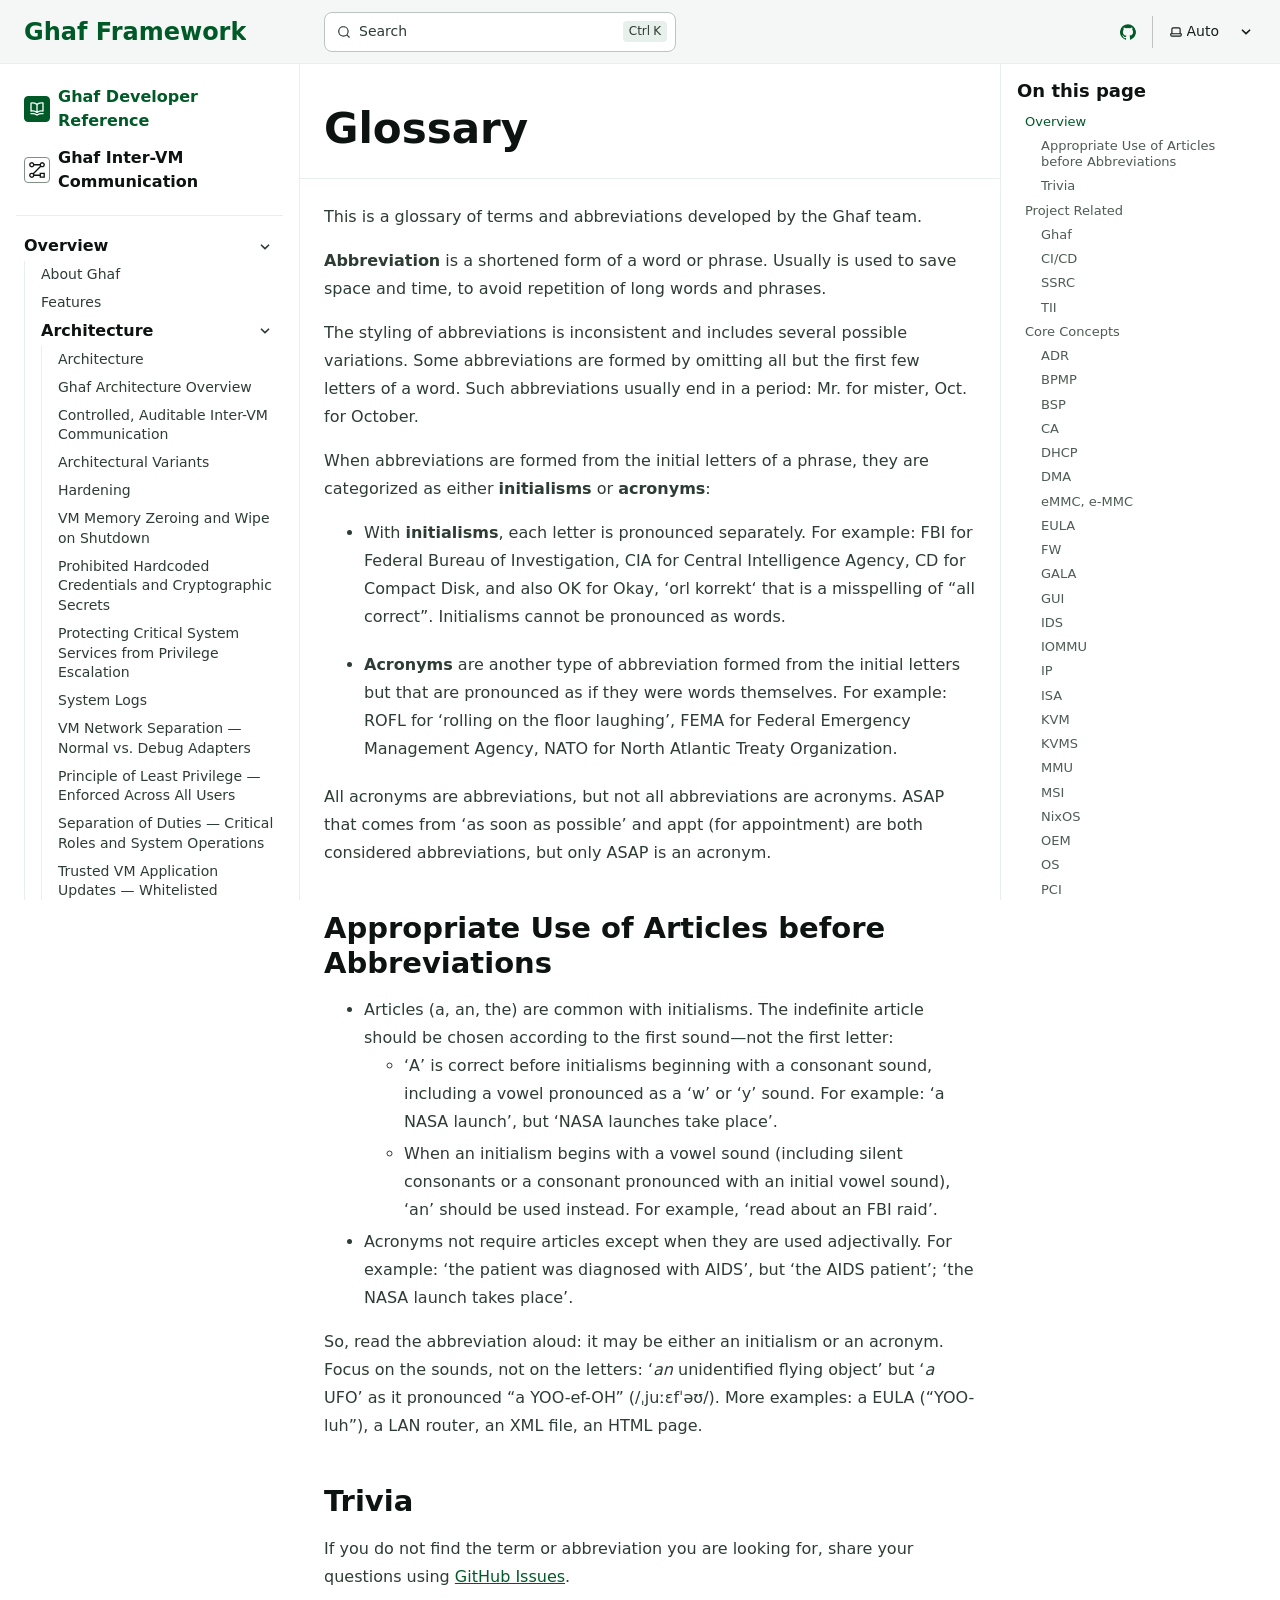
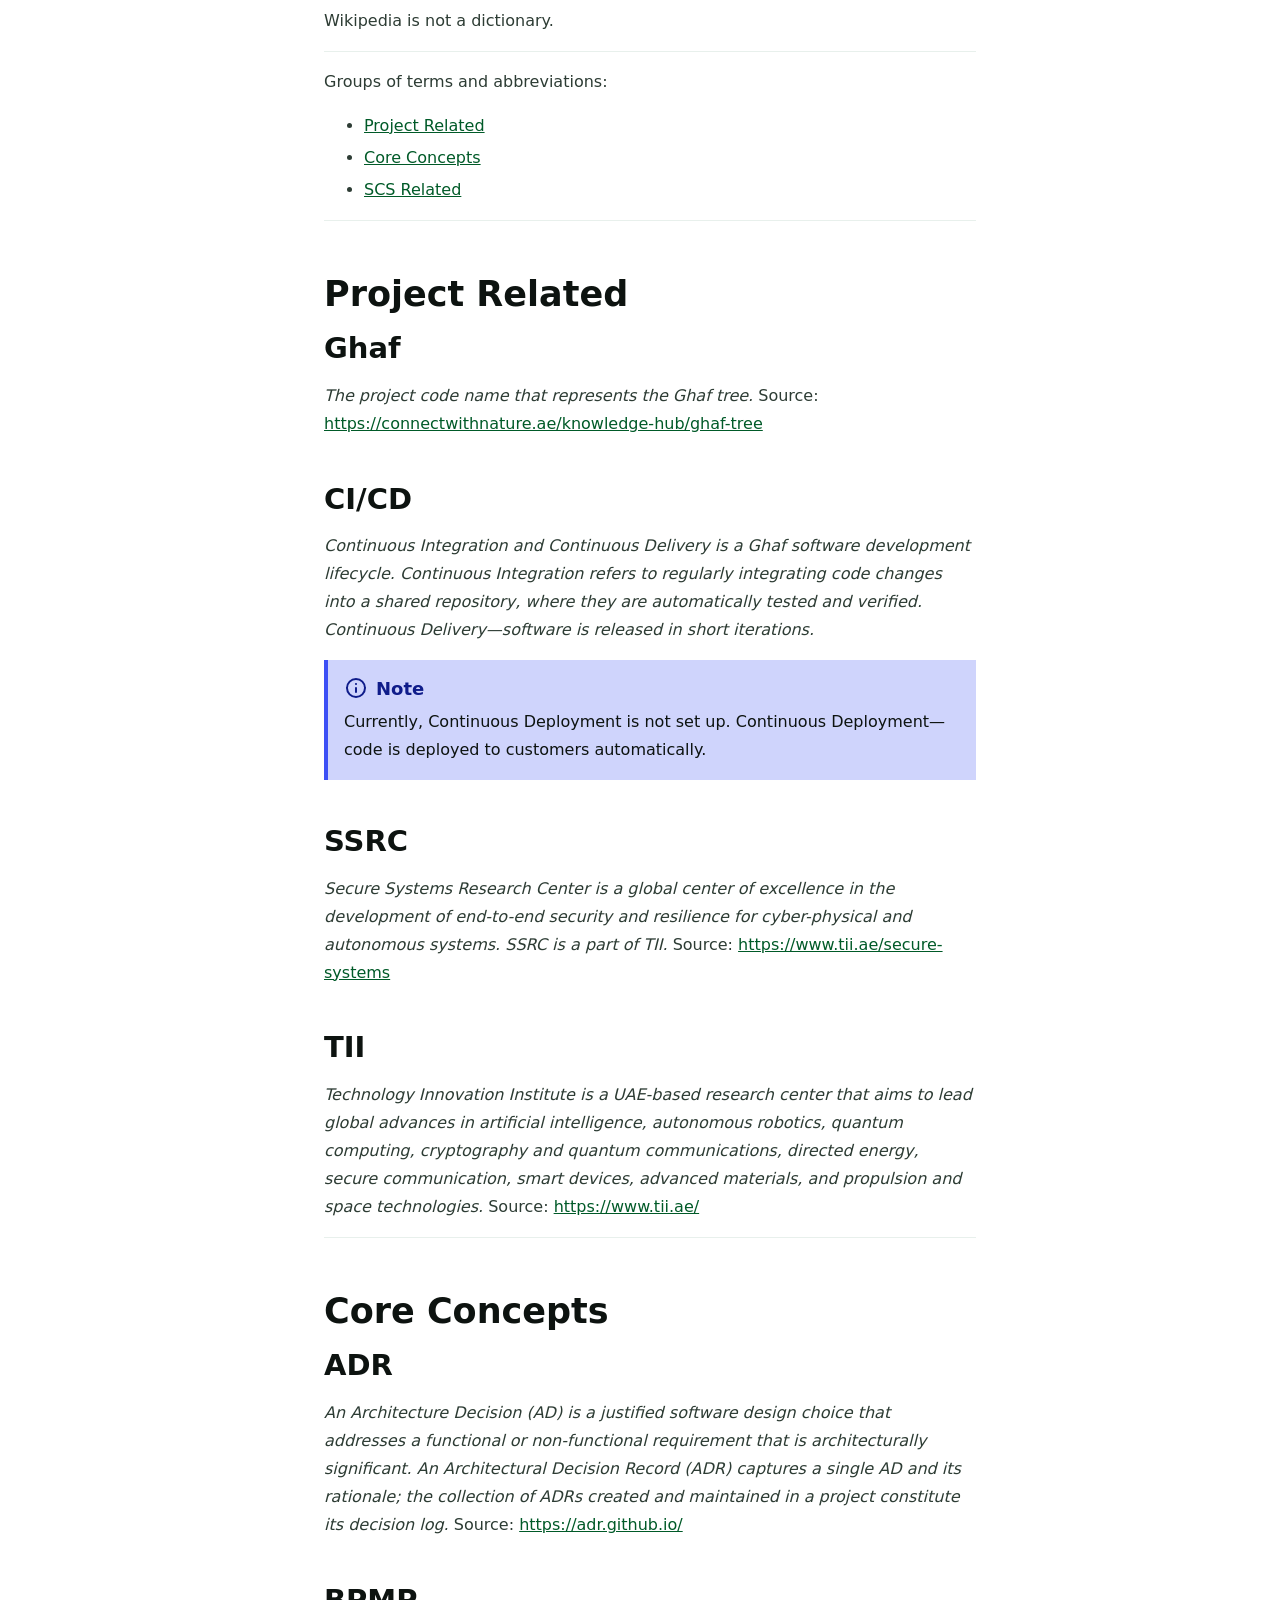
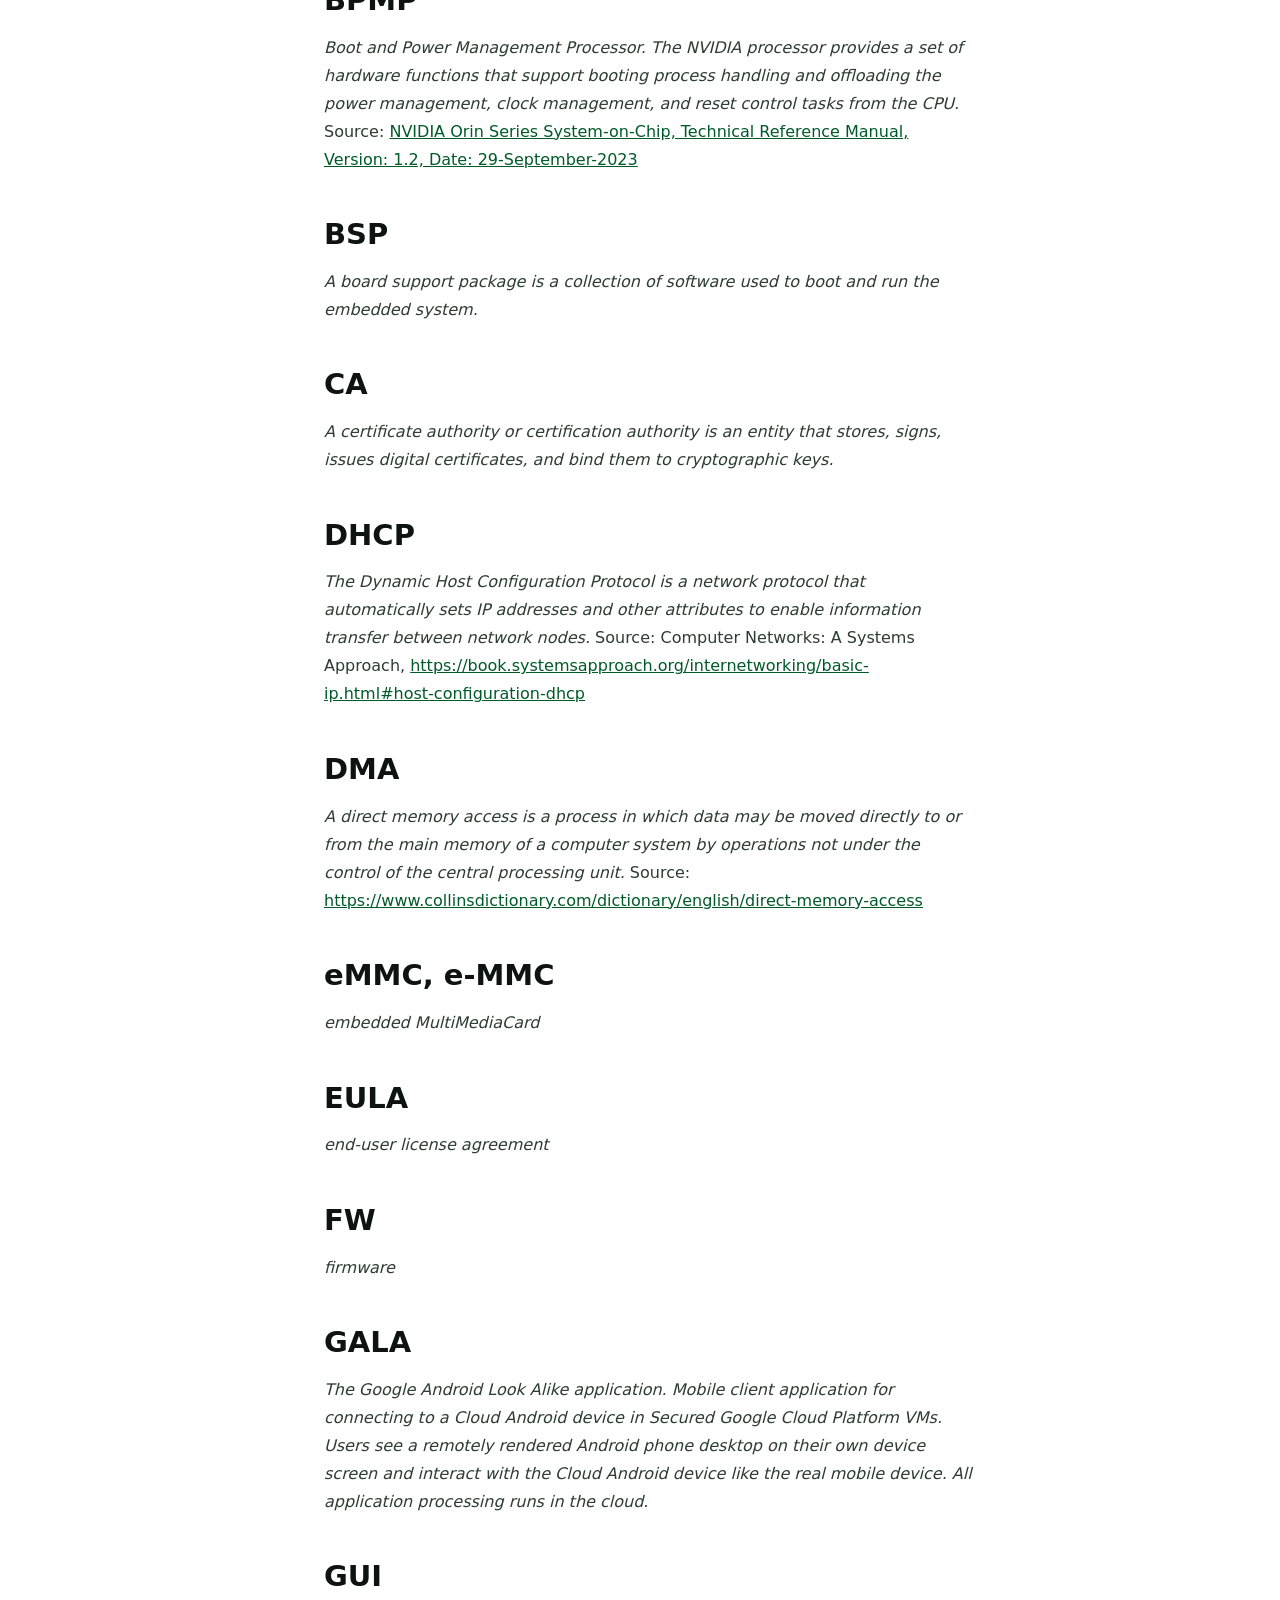
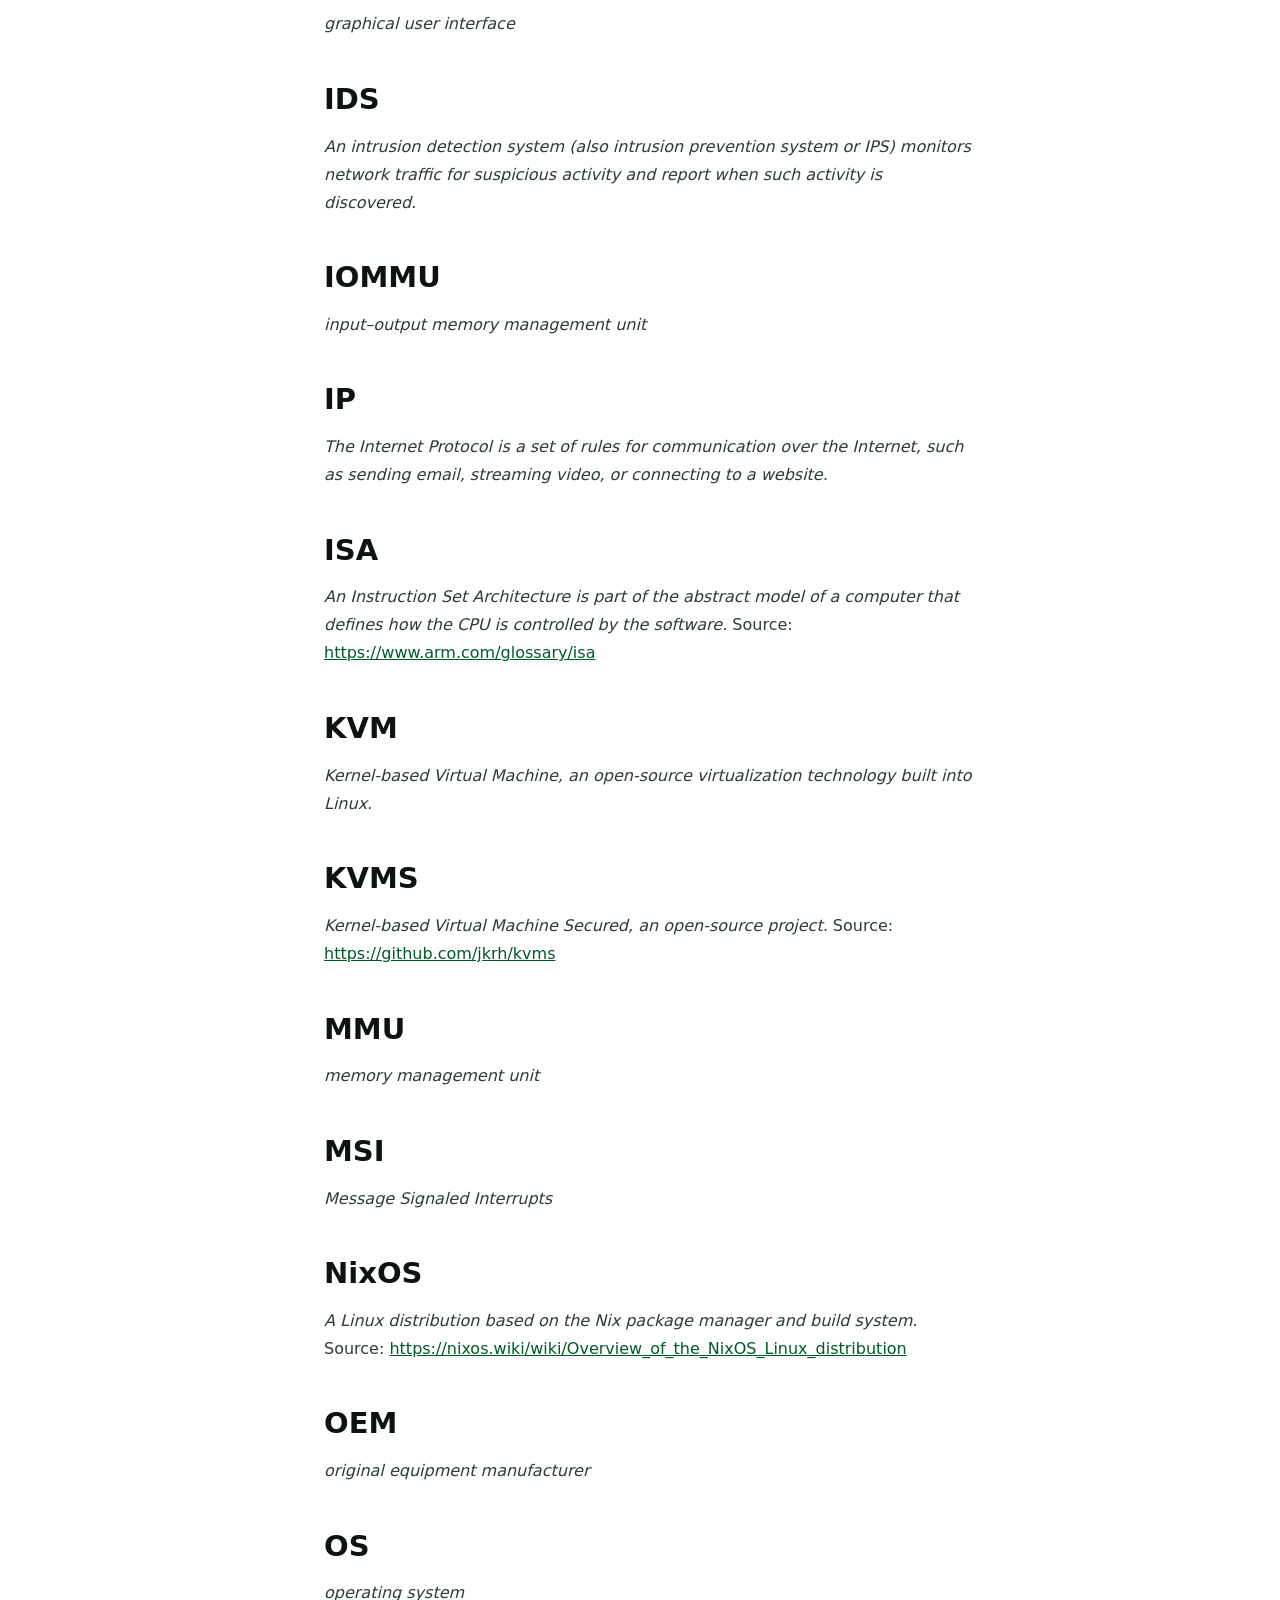
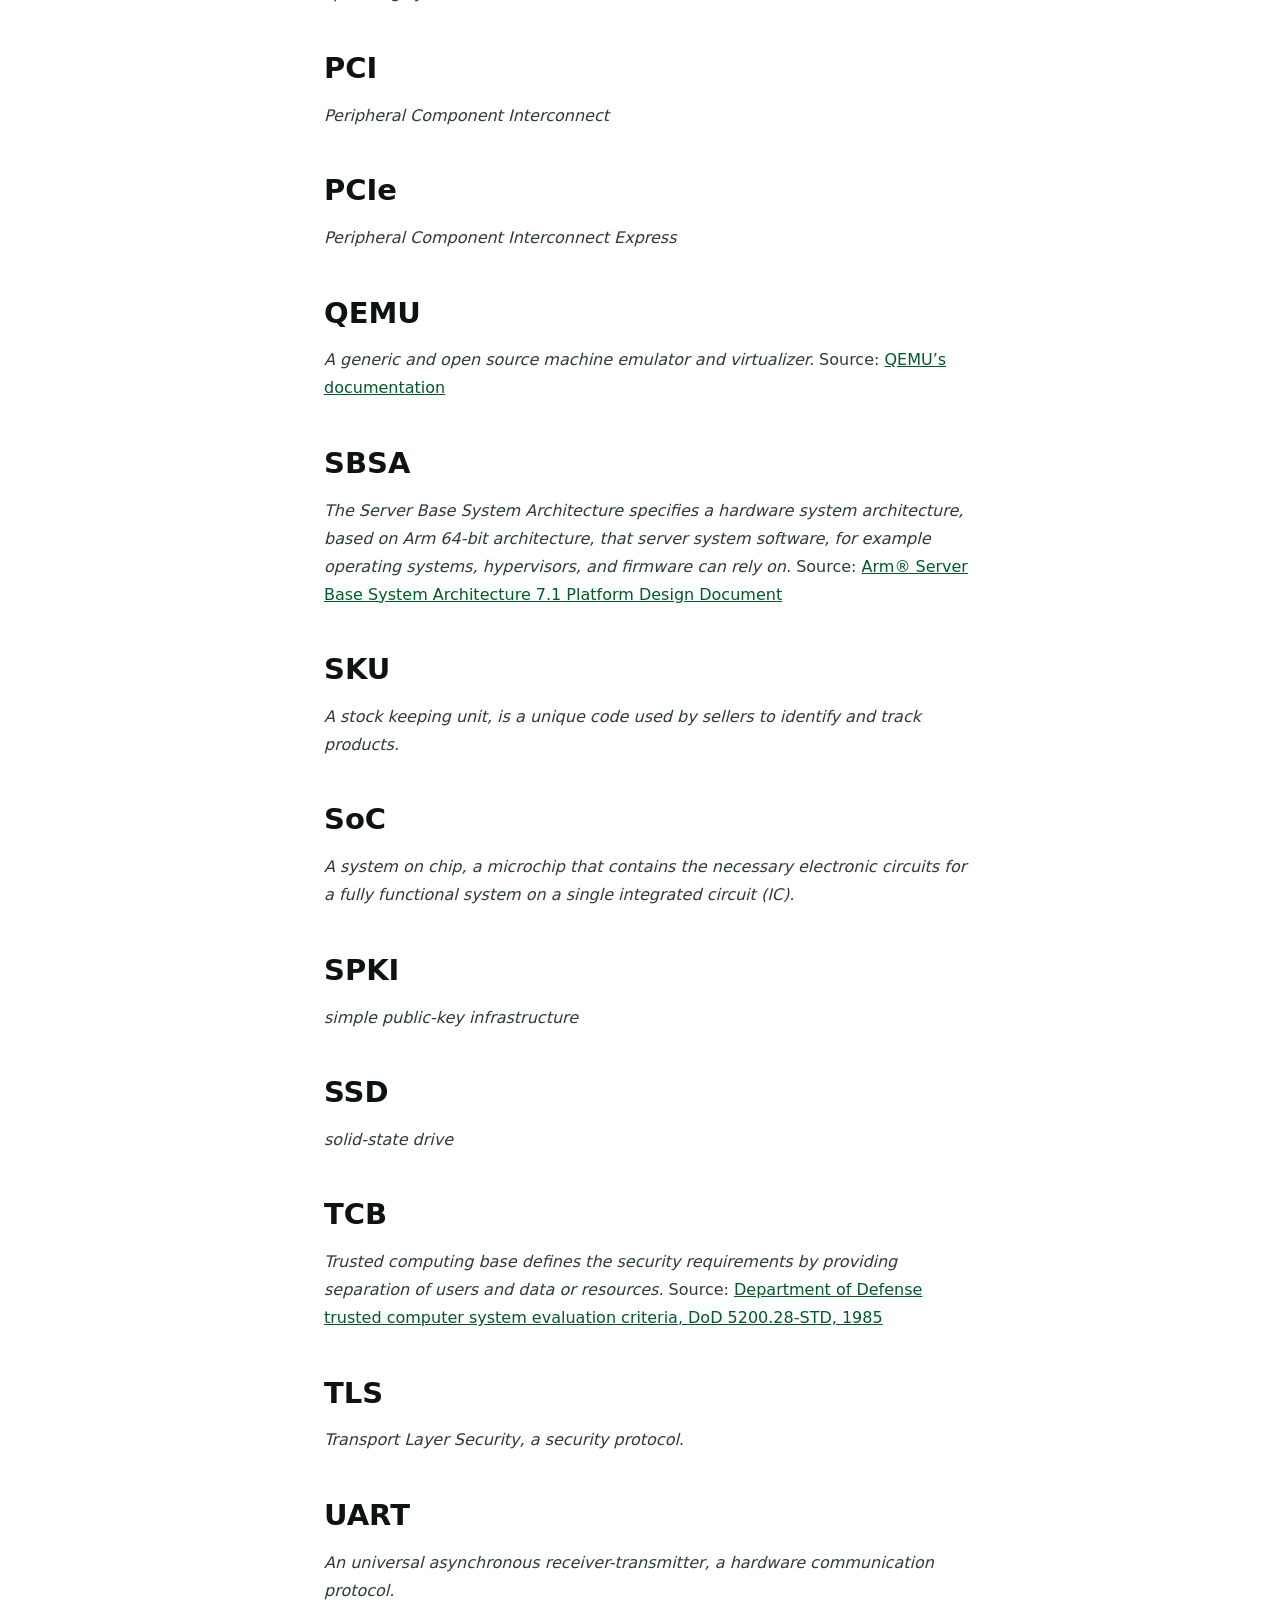
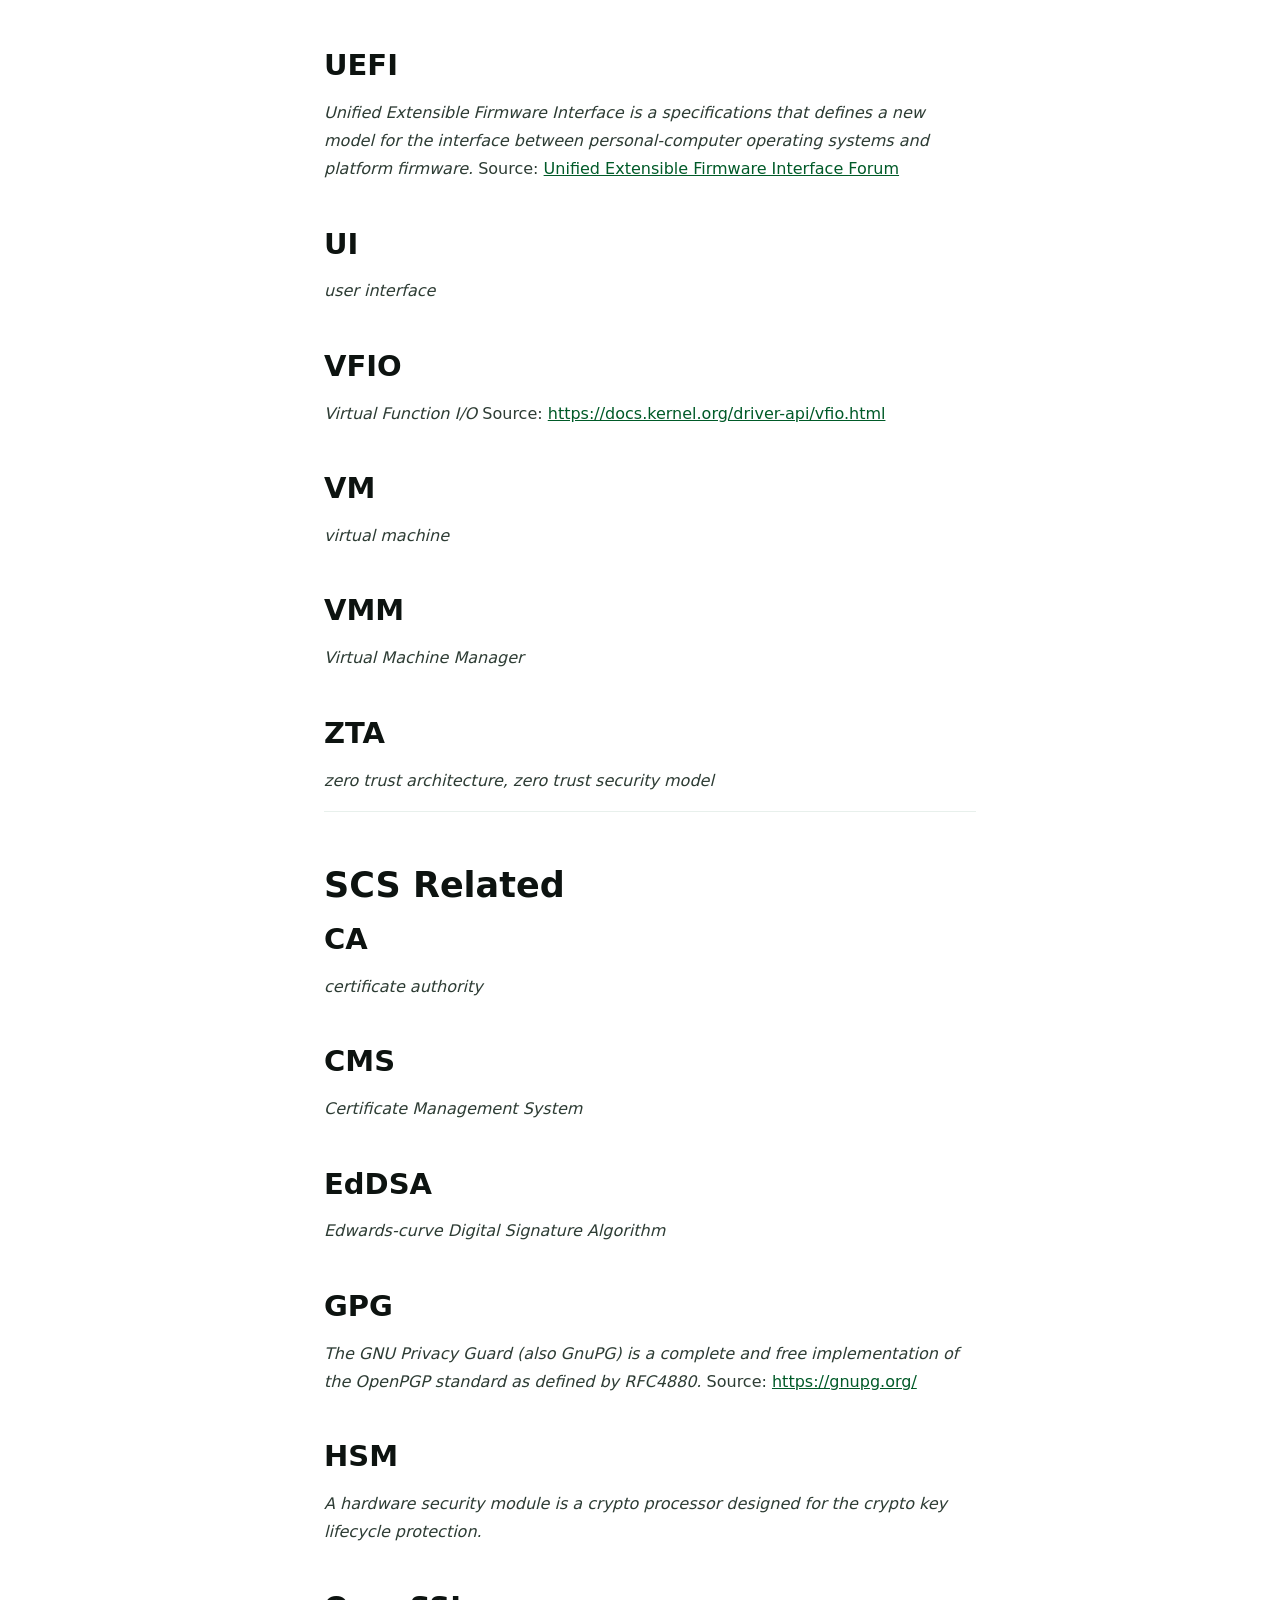
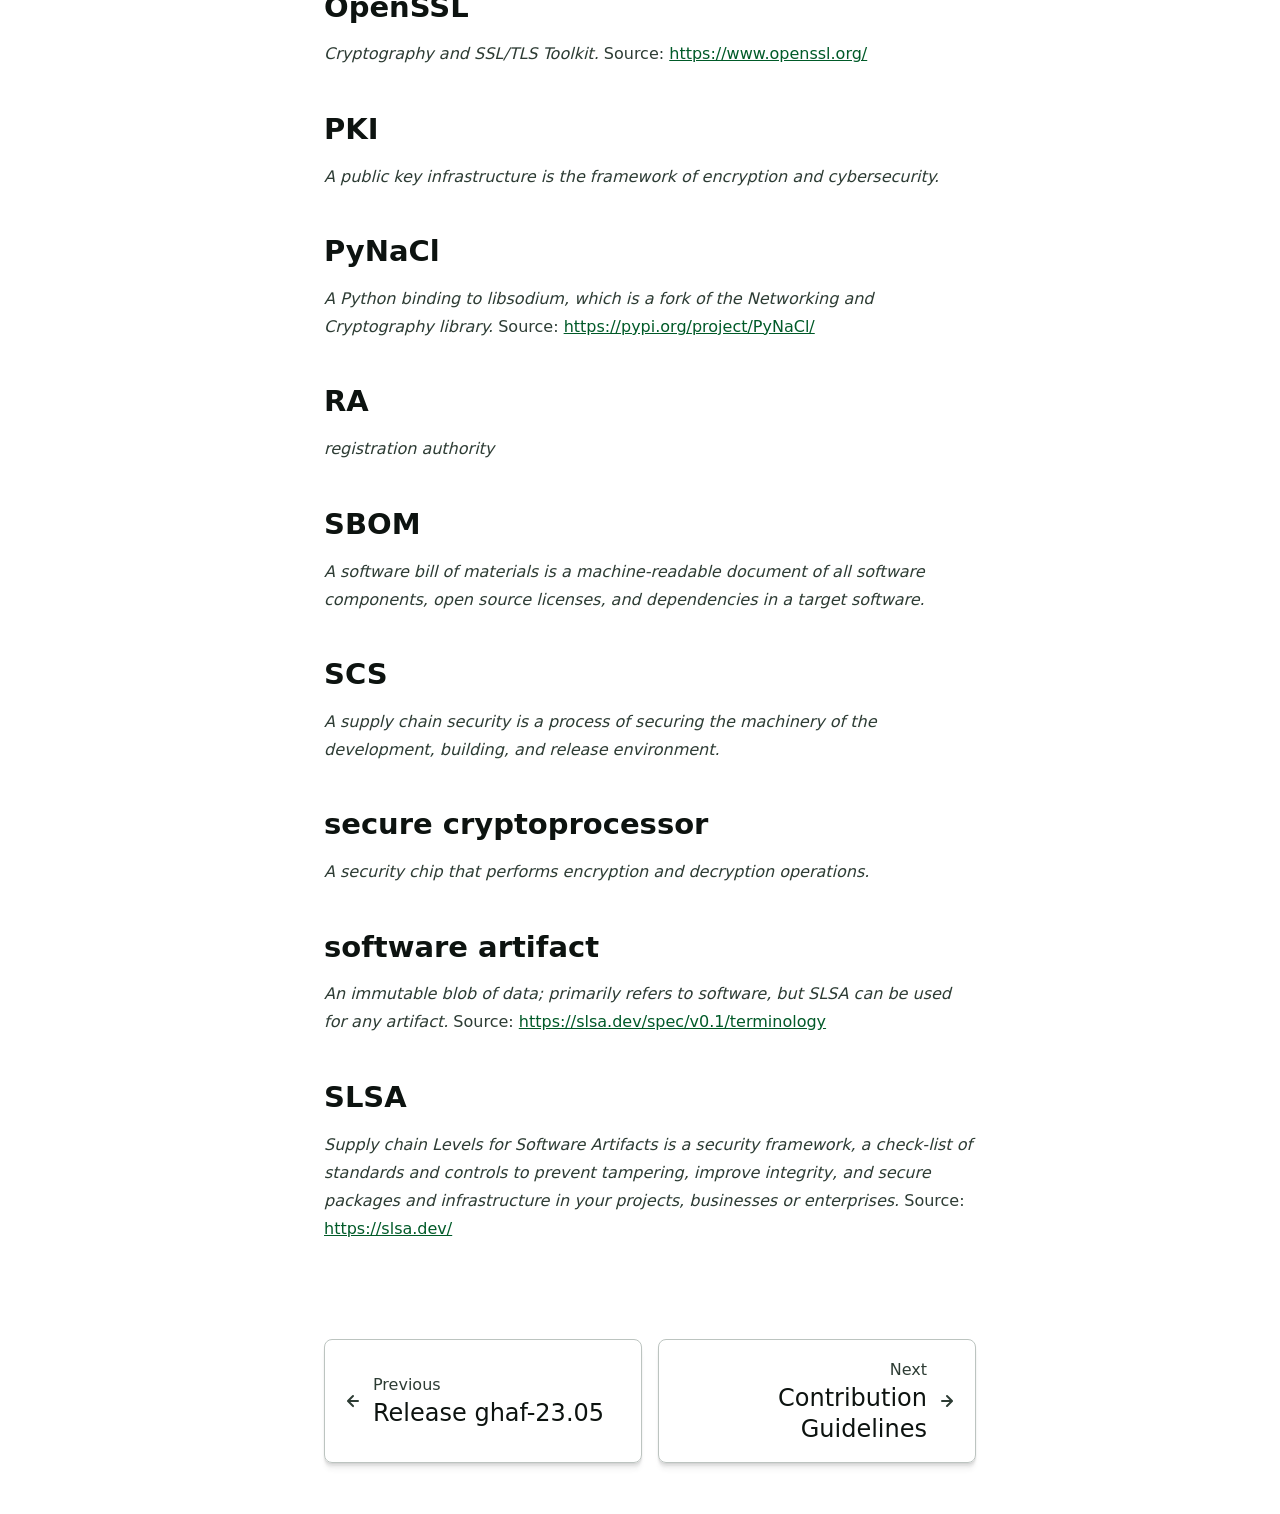
<file: ghaf/appendices/glossary/index.html>
<!DOCTYPE html><html lang="en" dir="ltr" data-theme="dark" data-has-toc data-has-sidebar class="astro-bguv2lll"> <head><meta charset="utf-8"/><meta name="viewport" content="width=device-width, initial-scale=1"/><title>Glossary | Ghaf Framework</title><link rel="canonical" href="https://ghaf.tii.ae/ghaf/appendices/glossary/"/><link rel="sitemap" href="/sitemap-index.xml"/><link rel="shortcut icon" href="/favicon.svg" type="image/svg+xml"/><meta name="generator" content="Astro v5.17.1"/><meta name="generator" content="Starlight v0.37.6"/><meta property="og:title" content="Glossary"/><meta property="og:type" content="article"/><meta property="og:url" content="https://ghaf.tii.ae/ghaf/appendices/glossary/"/><meta property="og:locale" content="en"/><meta property="og:site_name" content="Ghaf Framework"/><meta name="twitter:card" content="summary_large_image"/><script>
	window.StarlightThemeProvider = (() => {
		const storedTheme =
			typeof localStorage !== 'undefined' && localStorage.getItem('starlight-theme');
		const theme =
			storedTheme ||
			(window.matchMedia('(prefers-color-scheme: light)').matches ? 'light' : 'dark');
		document.documentElement.dataset.theme = theme === 'light' ? 'light' : 'dark';
		return {
			updatePickers(theme = storedTheme || 'auto') {
				document.querySelectorAll('starlight-theme-select').forEach((picker) => {
					const select = picker.querySelector('select');
					if (select) select.value = theme;
					/** @type {HTMLTemplateElement | null} */
					const tmpl = document.querySelector(`#theme-icons`);
					const newIcon = tmpl && tmpl.content.querySelector('.' + theme);
					if (newIcon) {
						const oldIcon = picker.querySelector('svg.label-icon');
						if (oldIcon) {
							oldIcon.replaceChildren(...newIcon.cloneNode(true).childNodes);
						}
					}
				});
			},
		};
	})();
</script><template id="theme-icons"><svg aria-hidden="true" class="light astro-c6vsoqas" width="16" height="16" viewBox="0 0 24 24" fill="currentColor" style="--sl-icon-size: 1em;"><path d="M5 12a1 1 0 0 0-1-1H3a1 1 0 0 0 0 2h1a1 1 0 0 0 1-1Zm.64 5-.71.71a1 1 0 0 0 0 1.41 1 1 0 0 0 1.41 0l.71-.71A1 1 0 0 0 5.64 17ZM12 5a1 1 0 0 0 1-1V3a1 1 0 0 0-2 0v1a1 1 0 0 0 1 1Zm5.66 2.34a1 1 0 0 0 .7-.29l.71-.71a1 1 0 1 0-1.41-1.41l-.66.71a1 1 0 0 0 0 1.41 1 1 0 0 0 .66.29Zm-12-.29a1 1 0 0 0 1.41 0 1 1 0 0 0 0-1.41l-.71-.71a1.004 1.004 0 1 0-1.43 1.41l.73.71ZM21 11h-1a1 1 0 0 0 0 2h1a1 1 0 0 0 0-2Zm-2.64 6A1 1 0 0 0 17 18.36l.71.71a1 1 0 0 0 1.41 0 1 1 0 0 0 0-1.41l-.76-.66ZM12 6.5a5.5 5.5 0 1 0 5.5 5.5A5.51 5.51 0 0 0 12 6.5Zm0 9a3.5 3.5 0 1 1 0-7 3.5 3.5 0 0 1 0 7Zm0 3.5a1 1 0 0 0-1 1v1a1 1 0 0 0 2 0v-1a1 1 0 0 0-1-1Z"/></svg><svg aria-hidden="true" class="dark astro-c6vsoqas" width="16" height="16" viewBox="0 0 24 24" fill="currentColor" style="--sl-icon-size: 1em;"><path d="M21.64 13a1 1 0 0 0-1.05-.14 8.049 8.049 0 0 1-3.37.73 8.15 8.15 0 0 1-8.14-8.1 8.59 8.59 0 0 1 .25-2A1 1 0 0 0 8 2.36a10.14 10.14 0 1 0 14 11.69 1 1 0 0 0-.36-1.05Zm-9.5 6.69A8.14 8.14 0 0 1 7.08 5.22v.27a10.15 10.15 0 0 0 10.14 10.14 9.784 9.784 0 0 0 2.1-.22 8.11 8.11 0 0 1-7.18 4.32v-.04Z"/></svg><svg aria-hidden="true" class="auto astro-c6vsoqas" width="16" height="16" viewBox="0 0 24 24" fill="currentColor" style="--sl-icon-size: 1em;"><path d="M21 14h-1V7a3 3 0 0 0-3-3H7a3 3 0 0 0-3 3v7H3a1 1 0 0 0-1 1v2a3 3 0 0 0 3 3h14a3 3 0 0 0 3-3v-2a1 1 0 0 0-1-1ZM6 7a1 1 0 0 1 1-1h10a1 1 0 0 1 1 1v7H6V7Zm14 10a1 1 0 0 1-1 1H5a1 1 0 0 1-1-1v-1h16v1Z"/></svg></template><link rel="stylesheet" href="/_astro/print.DNXP8c50.css" media="print"><link rel="stylesheet" href="/_astro/index.DRBrafbx.css">
<style>@layer starlight.components{:root{--sl-badge-default-border: var(--sl-color-accent);--sl-badge-default-bg: var(--sl-color-accent-low);--sl-badge-default-text: #fff;--sl-badge-note-border: var(--sl-color-blue);--sl-badge-note-bg: var(--sl-color-blue-low);--sl-badge-note-text: #fff;--sl-badge-danger-border: var(--sl-color-red);--sl-badge-danger-bg: var(--sl-color-red-low);--sl-badge-danger-text: #fff;--sl-badge-success-border: var(--sl-color-green);--sl-badge-success-bg: var(--sl-color-green-low);--sl-badge-success-text: #fff;--sl-badge-caution-border: var(--sl-color-orange);--sl-badge-caution-bg: var(--sl-color-orange-low);--sl-badge-caution-text: #fff;--sl-badge-tip-border: var(--sl-color-purple);--sl-badge-tip-bg: var(--sl-color-purple-low);--sl-badge-tip-text: #fff}[data-theme=light]:root{--sl-badge-default-bg: var(--sl-color-accent-high);--sl-badge-note-bg: var(--sl-color-blue-high);--sl-badge-danger-bg: var(--sl-color-red-high);--sl-badge-success-bg: var(--sl-color-green-high);--sl-badge-caution-bg: var(--sl-color-orange-high);--sl-badge-tip-bg: var(--sl-color-purple-high)}.sl-badge:where(.astro-avdet4wd){display:inline-block;border:1px solid var(--sl-color-border-badge);border-radius:.25rem;font-family:var(--sl-font-system-mono);line-height:normal;color:var(--sl-color-text-badge);background-color:var(--sl-color-bg-badge);overflow-wrap:anywhere}.sidebar-content .sl-badge:where(.astro-avdet4wd){line-height:1;font-size:var(--sl-text-xs);padding:.125rem .375rem}.sidebar-content a[aria-current=page]>.sl-badge:where(.astro-avdet4wd){--sl-color-bg-badge: transparent;--sl-color-border-badge: currentColor;color:inherit}.default:where(.astro-avdet4wd){--sl-color-bg-badge: var(--sl-badge-default-bg);--sl-color-border-badge: var(--sl-badge-default-border);--sl-color-text-badge: var(--sl-badge-default-text)}.note:where(.astro-avdet4wd){--sl-color-bg-badge: var(--sl-badge-note-bg);--sl-color-border-badge: var(--sl-badge-note-border);--sl-color-text-badge: var(--sl-badge-note-text)}.danger:where(.astro-avdet4wd){--sl-color-bg-badge: var(--sl-badge-danger-bg);--sl-color-border-badge: var(--sl-badge-danger-border);--sl-color-text-badge: var(--sl-badge-danger-text)}.success:where(.astro-avdet4wd){--sl-color-bg-badge: var(--sl-badge-success-bg);--sl-color-border-badge: var(--sl-badge-success-border);--sl-color-text-badge: var(--sl-badge-success-text)}.tip:where(.astro-avdet4wd){--sl-color-bg-badge: var(--sl-badge-tip-bg);--sl-color-border-badge: var(--sl-badge-tip-border);--sl-color-text-badge: var(--sl-badge-tip-text)}.caution:where(.astro-avdet4wd){--sl-color-bg-badge: var(--sl-badge-caution-bg);--sl-color-border-badge: var(--sl-badge-caution-border);--sl-color-text-badge: var(--sl-badge-caution-text)}.small:where(.astro-avdet4wd){font-size:var(--sl-text-xs);padding:.125rem .25rem}.medium:where(.astro-avdet4wd){font-size:var(--sl-text-sm);padding:.175rem .35rem}.large:where(.astro-avdet4wd){font-size:var(--sl-text-base);padding:.225rem .45rem}.sl-markdown-content :is(h1,h2,h3,h4,h5,h6) .sl-badge:where(.astro-avdet4wd){vertical-align:middle}}
@layer starlight.components{.card:where(.astro-v5tidmuc){--sl-card-border: var(--sl-color-purple);--sl-card-bg: var(--sl-color-purple-low);border:1px solid var(--sl-color-gray-5);background-color:var(--sl-color-black);padding:clamp(1rem,calc(.125rem + 3vw),2.5rem);flex-direction:column;gap:clamp(.5rem,calc(.125rem + 1vw),1rem)}.card:where(.astro-v5tidmuc):nth-child(4n+1){--sl-card-border: var(--sl-color-orange);--sl-card-bg: var(--sl-color-orange-low)}.card:where(.astro-v5tidmuc):nth-child(4n+3){--sl-card-border: var(--sl-color-green);--sl-card-bg: var(--sl-color-green-low)}.card:where(.astro-v5tidmuc):nth-child(4n+4){--sl-card-border: var(--sl-color-red);--sl-card-bg: var(--sl-color-red-low)}.card:where(.astro-v5tidmuc):nth-child(4n+5){--sl-card-border: var(--sl-color-blue);--sl-card-bg: var(--sl-color-blue-low)}.title:where(.astro-v5tidmuc){font-weight:600;font-size:var(--sl-text-h4);color:var(--sl-color-white);line-height:var(--sl-line-height-headings);gap:1rem;align-items:center}.card:where(.astro-v5tidmuc) .icon:where(.astro-v5tidmuc){border:1px solid var(--sl-card-border);background-color:var(--sl-card-bg);padding:.2em;border-radius:.25rem;flex-shrink:0}.card:where(.astro-v5tidmuc) .body:where(.astro-v5tidmuc){margin:0;font-size:clamp(var(--sl-text-sm),calc(.5rem + 1vw),var(--sl-text-body))}}
@layer starlight.components{.card-grid:where(.astro-zntqmydn){display:grid;grid-template-columns:100%;gap:1rem}.card-grid:where(.astro-zntqmydn)>*{margin-top:0!important}@media(min-width:50rem){.card-grid:where(.astro-zntqmydn){grid-template-columns:1fr 1fr;gap:1.5rem}.stagger:where(.astro-zntqmydn){--stagger-height: 5rem;padding-bottom:var(--stagger-height)}.stagger:where(.astro-zntqmydn)>*:nth-child(2n){transform:translateY(var(--stagger-height))}}}
@layer starlight.components{svg:where(.astro-c6vsoqas){color:var(--sl-icon-color);font-size:var(--sl-icon-size, 1em);width:1em;height:1em}}
@layer starlight.components{starlight-tabs:where(.astro-esqgolmp){display:block}.tablist-wrapper:where(.astro-esqgolmp){overflow-x:auto}:where(.astro-esqgolmp)[role=tablist]{display:flex;list-style:none;border-bottom:2px solid var(--sl-color-gray-5);padding:0}.tab:where(.astro-esqgolmp){display:flex}.tab:where(.astro-esqgolmp)>:where(.astro-esqgolmp)[role=tab]{--sl-tab-color-border: var(--sl-color-gray-5);display:flex;align-items:center;gap:.5rem;line-height:var(--sl-line-height-headings);padding:.275rem 1.25rem;text-decoration:none;box-shadow:0 2px 0 var(--sl-tab-color-border);color:var(--sl-color-gray-3);outline-offset:var(--sl-outline-offset-inside);overflow-wrap:initial}.tab:where(.astro-esqgolmp) :where(.astro-esqgolmp)[role=tab][aria-selected=true]{--sl-tab-color-border: var(--sl-color-text-accent);color:var(--sl-color-white);font-weight:600}.tablist-wrapper:where(.astro-esqgolmp)~[role=tabpanel]{margin-top:1rem}}
@layer starlight.components{.sl-steps{--bullet-size: calc(var(--sl-line-height) * 1rem);--bullet-margin: .375rem;list-style:none;counter-reset:steps-counter var(--sl-steps-start, 0);padding-inline-start:0}.sl-steps>li{counter-increment:steps-counter;position:relative;padding-inline-start:calc(var(--bullet-size) + 1rem);padding-bottom:1px;min-height:calc(var(--bullet-size) + var(--bullet-margin))}.sl-steps>li+li{margin-top:0}.sl-steps>li:before{content:counter(steps-counter);position:absolute;top:0;inset-inline-start:0;width:var(--bullet-size);height:var(--bullet-size);line-height:var(--bullet-size);font-size:var(--sl-text-xs);font-weight:600;text-align:center;color:var(--sl-color-white);background-color:var(--sl-color-gray-6);border-radius:99rem;box-shadow:inset 0 0 0 1px var(--sl-color-gray-5)}.sl-steps>li:after{--guide-width: 1px;content:"";position:absolute;top:calc(var(--bullet-size) + var(--bullet-margin));bottom:var(--bullet-margin);inset-inline-start:calc((var(--bullet-size) - var(--guide-width)) / 2);width:var(--guide-width);background-color:var(--sl-color-hairline-light)}}@layer starlight.content{.sl-steps>li>:first-child{--lh: calc(1em * var(--sl-line-height));--shift-y: calc(.5 * (var(--bullet-size) - var(--lh)));transform:translateY(var(--shift-y));margin-bottom:var(--shift-y)}.sl-steps>li>:first-child:where(h1,h2,h3,h4,h5,h6){--lh: calc(1em * var(--sl-line-height-headings))}@supports (--prop: 1lh){.sl-steps>li>:first-child{--lh: 1lh}}}
@layer starlight.components{starlight-file-tree:where(.astro-p67cqifm){--x-space: 1.5rem;--y-space: .125rem;--y-pad: 0;display:block;border:1px solid var(--sl-color-gray-5);padding:1rem;background-color:var(--sl-color-gray-6);font-size:var(--sl-text-xs);font-family:var(--__sl-font-mono);overflow-x:auto}starlight-file-tree:where(.astro-p67cqifm) .directory>details{border:0;padding:0;padding-inline-start:var(--x-space);background:transparent}starlight-file-tree:where(.astro-p67cqifm) .directory>details>summary{margin-inline-start:calc(-1 * var(--x-space));border:0;padding:var(--y-pad) .625rem;font-weight:400;color:var(--sl-color-white);max-width:100%}starlight-file-tree:where(.astro-p67cqifm) .directory>details>summary::marker,starlight-file-tree:where(.astro-p67cqifm) .directory>details>summary::-webkit-details-marker{color:var(--sl-color-gray-3)}starlight-file-tree:where(.astro-p67cqifm) .directory>details>summary:hover,starlight-file-tree:where(.astro-p67cqifm) .directory>details>summary:hover .tree-icon{cursor:pointer;color:var(--sl-color-text-accent);fill:currentColor}starlight-file-tree:where(.astro-p67cqifm) .directory>details>summary:hover~ul{border-color:var(--sl-color-gray-4)}starlight-file-tree:where(.astro-p67cqifm) .directory>details>summary:hover .highlight .tree-icon{color:var(--sl-color-text-invert);fill:currentColor}starlight-file-tree:where(.astro-p67cqifm) ul{margin-inline-start:.5rem;border-inline-start:1px solid var(--sl-color-gray-5);padding:0;padding-inline-start:.125rem;list-style:none}starlight-file-tree:where(.astro-p67cqifm)>ul{margin:0;border:0;padding:0}starlight-file-tree:where(.astro-p67cqifm) li{margin:var(--y-space) 0;padding:var(--y-pad) 0}starlight-file-tree:where(.astro-p67cqifm) .file{margin-inline-start:calc(var(--x-space) - .125rem);color:var(--sl-color-white)}starlight-file-tree:where(.astro-p67cqifm) .tree-entry{display:inline-flex;align-items:flex-start;flex-wrap:wrap;max-width:calc(100% - 1rem)}@media(min-width:30em){starlight-file-tree:where(.astro-p67cqifm) .tree-entry{flex-wrap:nowrap}}starlight-file-tree:where(.astro-p67cqifm) .tree-entry>:first-child{flex-shrink:0}starlight-file-tree:where(.astro-p67cqifm) .empty{color:var(--sl-color-gray-3);padding-inline-start:.375rem}starlight-file-tree:where(.astro-p67cqifm) .comment{color:var(--sl-color-gray-3);padding-inline-start:1.625rem;max-width:24rem;min-width:12rem}starlight-file-tree:where(.astro-p67cqifm) .highlight{display:inline-block;border-radius:.25rem;padding-inline-end:.5rem;color:var(--sl-color-text-invert);background-color:var(--sl-color-text-accent)}starlight-file-tree:where(.astro-p67cqifm) svg{display:inline;fill:var(--sl-color-gray-3);vertical-align:middle;margin-inline:.25rem .375rem;width:.875rem;height:.875rem}starlight-file-tree:where(.astro-p67cqifm) .highlight svg.tree-icon{fill:currentColor}}
@layer starlight.components{.sl-link-button:where(.astro-xwgiixxa){align-items:center;border:1px solid transparent;border-radius:999rem;display:inline-flex;font-size:var(--sl-text-sm);gap:.5em;line-height:1.1875;outline-offset:.25rem;padding:.4375rem 1.125rem;text-decoration:none}.sl-link-button:where(.astro-xwgiixxa).primary{background:var(--sl-color-text-accent);border-color:var(--sl-color-text-accent);color:var(--sl-color-black)}.sl-link-button:where(.astro-xwgiixxa).primary:hover{color:var(--sl-color-black)}.sl-link-button:where(.astro-xwgiixxa).secondary{border-color:inherit;color:var(--sl-color-white)}.sl-link-button:where(.astro-xwgiixxa).minimal{color:var(--sl-color-white);padding-inline:0}.sl-link-button:where(.astro-xwgiixxa) svg{flex-shrink:0}@media(min-width:50rem){.sl-link-button:where(.astro-xwgiixxa){font-size:var(--sl-text-base);padding:.9375rem 1.25rem}}.sl-markdown-content .sl-link-button:where(.astro-xwgiixxa){margin-inline-end:1rem}.sl-markdown-content .sl-link-button:where(.astro-xwgiixxa):not(:where(p *)){margin-block:1rem}}
</style><script type="module" src="/_astro/page.B1D-nYk3.js"></script></head> <body class="astro-bguv2lll"> <a href="#_top" class="astro-7q3lir66">Skip to content</a>  <div class="page sl-flex astro-vrdttmbt"> <header class="header astro-vrdttmbt"><div class="header astro-kmkmnagf"> <div class="title-wrapper sl-flex astro-kmkmnagf"> <a href="/" class="site-title sl-flex astro-m46x6ez3">  <span class="astro-m46x6ez3" translate="no"> Ghaf Framework </span> </a>  </div> <div class="sl-flex print:hidden astro-kmkmnagf"> <site-search class="astro-kmkmnagf astro-v37mnknz" data-translations="{&#34;placeholder&#34;:&#34;Search&#34;}"> <button data-open-modal disabled aria-label="Search" aria-keyshortcuts="Control+K" class="astro-v37mnknz"> <svg aria-hidden="true" class="astro-v37mnknz astro-c6vsoqas" width="16" height="16" viewBox="0 0 24 24" fill="currentColor" style="--sl-icon-size: 1em;"><path d="M21.71 20.29 18 16.61A9 9 0 1 0 16.61 18l3.68 3.68a.999.999 0 0 0 1.42 0 1 1 0 0 0 0-1.39ZM11 18a7 7 0 1 1 0-14 7 7 0 0 1 0 14Z"/></svg> <span class="sl-hidden md:sl-block astro-v37mnknz" aria-hidden="true">Search</span> <kbd class="sl-hidden md:sl-flex astro-v37mnknz" style="display: none;"> <kbd class="astro-v37mnknz">Ctrl</kbd><kbd class="astro-v37mnknz">K</kbd> </kbd> </button> <dialog style="padding:0" aria-label="Search" class="astro-v37mnknz"> <div class="dialog-frame sl-flex astro-v37mnknz">  <button data-close-modal class="sl-flex md:sl-hidden astro-v37mnknz"> Cancel </button> <div class="search-container astro-v37mnknz"> <div id="starlight__search" class="astro-v37mnknz"></div> </div> </div> </dialog> </site-search>  <script>
	(() => {
		const openBtn = document.querySelector('button[data-open-modal]');
		const shortcut = openBtn?.querySelector('kbd');
		if (!openBtn || !(shortcut instanceof HTMLElement)) return;
		const platformKey = shortcut.querySelector('kbd');
		if (platformKey && /(Mac|iPhone|iPod|iPad)/i.test(navigator.platform)) {
			platformKey.textContent = '⌘';
			openBtn.setAttribute('aria-keyshortcuts', 'Meta+K');
		}
		shortcut.style.display = '';
	})();
</script> <script type="module" src="/_astro/Search.astro_astro_type_script_index_0_lang.cjYDvRdi.js"></script>   </div> <div class="sl-hidden md:sl-flex print:hidden right-group astro-kmkmnagf"> <div class="sl-flex social-icons astro-kmkmnagf"> <a href="https://github.com/tiiuae/ghaf" rel="me" class="sl-flex astro-wy4te6ga"><span class="sr-only astro-wy4te6ga">GitHub</span><svg aria-hidden="true" class="astro-wy4te6ga astro-c6vsoqas" width="16" height="16" viewBox="0 0 24 24" fill="currentColor" style="--sl-icon-size: 1em;"><path d="M12 .3a12 12 0 0 0-3.8 23.38c.6.12.83-.26.83-.57L9 21.07c-3.34.72-4.04-1.61-4.04-1.61-.55-1.39-1.34-1.76-1.34-1.76-1.08-.74.09-.73.09-.73 1.2.09 1.83 1.24 1.83 1.24 1.08 1.83 2.81 1.3 3.5 1 .1-.78.42-1.31.76-1.61-2.67-.3-5.47-1.33-5.47-5.93 0-1.31.47-2.38 1.24-3.22-.14-.3-.54-1.52.1-3.18 0 0 1-.32 3.3 1.23a11.5 11.5 0 0 1 6 0c2.28-1.55 3.29-1.23 3.29-1.23.64 1.66.24 2.88.12 3.18a4.65 4.65 0 0 1 1.23 3.22c0 4.61-2.8 5.63-5.48 5.92.42.36.81 1.1.81 2.22l-.01 3.29c0 .31.2.69.82.57A12 12 0 0 0 12 .3Z"/></svg></a> </div> <starlight-theme-select>  <label style="--sl-select-width: 6.25em" class="astro-4yphtoen"> <span class="sr-only astro-4yphtoen">Select theme</span> <svg aria-hidden="true" class="icon label-icon astro-4yphtoen astro-c6vsoqas" width="16" height="16" viewBox="0 0 24 24" fill="currentColor" style="--sl-icon-size: 1em;"><path d="M21 14h-1V7a3 3 0 0 0-3-3H7a3 3 0 0 0-3 3v7H3a1 1 0 0 0-1 1v2a3 3 0 0 0 3 3h14a3 3 0 0 0 3-3v-2a1 1 0 0 0-1-1ZM6 7a1 1 0 0 1 1-1h10a1 1 0 0 1 1 1v7H6V7Zm14 10a1 1 0 0 1-1 1H5a1 1 0 0 1-1-1v-1h16v1Z"/></svg> <select autocomplete="off" class="astro-4yphtoen"> <option value="dark" class="astro-4yphtoen">Dark</option><option value="light" class="astro-4yphtoen">Light</option><option value="auto" selected class="astro-4yphtoen">Auto</option> </select> <svg aria-hidden="true" class="icon caret astro-4yphtoen astro-c6vsoqas" width="16" height="16" viewBox="0 0 24 24" fill="currentColor" style="--sl-icon-size: 1em;"><path d="M17 9.17a1 1 0 0 0-1.41 0L12 12.71 8.46 9.17a1 1 0 1 0-1.41 1.42l4.24 4.24a1.002 1.002 0 0 0 1.42 0L17 10.59a1.002 1.002 0 0 0 0-1.42Z"/></svg> </label>  </starlight-theme-select>  <script>
	StarlightThemeProvider.updatePickers();
</script> <script type="module">const r="starlight-theme",o=e=>e==="auto"||e==="dark"||e==="light"?e:"auto",c=()=>o(typeof localStorage<"u"&&localStorage.getItem(r));function n(e){typeof localStorage<"u"&&localStorage.setItem(r,e==="light"||e==="dark"?e:"")}const l=()=>matchMedia("(prefers-color-scheme: light)").matches?"light":"dark";function t(e){StarlightThemeProvider.updatePickers(e),document.documentElement.dataset.theme=e==="auto"?l():e,n(e)}matchMedia("(prefers-color-scheme: light)").addEventListener("change",()=>{c()==="auto"&&t("auto")});class s extends HTMLElement{constructor(){super(),t(c()),this.querySelector("select")?.addEventListener("change",a=>{a.currentTarget instanceof HTMLSelectElement&&t(o(a.currentTarget.value))})}}customElements.define("starlight-theme-select",s);</script> <script type="module">class s extends HTMLElement{constructor(){super();const e=this.querySelector("select");e&&(e.addEventListener("change",t=>{t.currentTarget instanceof HTMLSelectElement&&(window.location.pathname=t.currentTarget.value)}),window.addEventListener("pageshow",t=>{if(!t.persisted)return;const n=e.querySelector("option[selected]")?.index;n!==e.selectedIndex&&(e.selectedIndex=n??0)}))}}customElements.define("starlight-lang-select",s);</script> </div> </div> </header> <nav class="sidebar print:hidden astro-vrdttmbt" aria-label="Main"> <starlight-menu-button class="print:hidden astro-jif73yzw"> <button aria-expanded="false" aria-label="Menu" aria-controls="starlight__sidebar" class="sl-flex md:sl-hidden astro-jif73yzw"> <svg aria-hidden="true" class="open-menu astro-jif73yzw astro-c6vsoqas" width="16" height="16" viewBox="0 0 24 24" fill="currentColor" style="--sl-icon-size: 1em;"><path d="M3 8h18a1 1 0 1 0 0-2H3a1 1 0 0 0 0 2Zm18 8H3a1 1 0 0 0 0 2h18a1 1 0 0 0 0-2Zm0-5H3a1 1 0 0 0 0 2h18a1 1 0 0 0 0-2Z"/></svg> <svg aria-hidden="true" class="close-menu astro-jif73yzw astro-c6vsoqas" width="16" height="16" viewBox="0 0 24 24" fill="currentColor" style="--sl-icon-size: 1em;"><path d="m13.41 12 6.3-6.29a1.004 1.004 0 1 0-1.42-1.42L12 10.59l-6.29-6.3a1.004 1.004 0 0 0-1.42 1.42l6.3 6.29-6.3 6.29a1 1 0 0 0 0 1.42.998.998 0 0 0 1.42 0l6.29-6.3 6.29 6.3a.999.999 0 0 0 1.42 0 1 1 0 0 0 0-1.42L13.41 12Z"/></svg> </button> </starlight-menu-button> <script type="module">class s extends HTMLElement{constructor(){super(),this.btn=this.querySelector("button"),this.btn.addEventListener("click",()=>this.toggleExpanded());const t=this.closest("nav");t&&t.addEventListener("keyup",e=>this.closeOnEscape(e))}setExpanded(t){this.setAttribute("aria-expanded",String(t)),document.body.toggleAttribute("data-mobile-menu-expanded",t)}toggleExpanded(){this.setExpanded(this.getAttribute("aria-expanded")!=="true")}closeOnEscape(t){t.code==="Escape"&&(this.setExpanded(!1),this.btn.focus())}}customElements.define("starlight-menu-button",s);</script>   <div id="starlight__sidebar" class="sidebar-pane astro-vrdttmbt"> <div class="sidebar-content sl-flex astro-vrdttmbt"> <ul class="starlight-sidebar-topics astro-2fh6iaza"> <li class="astro-2fh6iaza"> <a href="/ghaf/overview/" class="starlight-sidebar-topics-current astro-2fh6iaza"> <div class="starlight-sidebar-topics-icon astro-2fh6iaza"> <svg aria-hidden="true" class="astro-2fh6iaza astro-c6vsoqas" width="16" height="16" viewBox="0 0 24 24" fill="currentColor" style="--sl-icon-size: 1em;"><path d="M21.17 2.06A13.1 13.1 0 0 0 19 1.87a12.94 12.94 0 0 0-7 2.05 12.94 12.94 0 0 0-7-2 13.1 13.1 0 0 0-2.17.19 1 1 0 0 0-.83 1v12a1 1 0 0 0 1.17 1 10.9 10.9 0 0 1 8.25 1.91l.12.07h.11a.91.91 0 0 0 .7 0h.11l.12-.07A10.899 10.899 0 0 1 20.83 16 1 1 0 0 0 22 15V3a1 1 0 0 0-.83-.94ZM11 15.35a12.87 12.87 0 0 0-6-1.48H4v-10c.333-.02.667-.02 1 0a10.86 10.86 0 0 1 6 1.8v9.68Zm9-1.44h-1a12.87 12.87 0 0 0-6 1.48V5.67a10.86 10.86 0 0 1 6-1.8c.333-.02.667-.02 1 0v10.04Zm1.17 4.15a13.098 13.098 0 0 0-2.17-.19 12.94 12.94 0 0 0-7 2.05 12.94 12.94 0 0 0-7-2.05c-.727.003-1.453.066-2.17.19A1 1 0 0 0 2 19.21a1 1 0 0 0 1.17.79 10.9 10.9 0 0 1 8.25 1.91 1 1 0 0 0 1.16 0A10.9 10.9 0 0 1 20.83 20a1 1 0 0 0 1.17-.79 1 1 0 0 0-.83-1.15Z"/></svg> </div> <div class="astro-2fh6iaza"> Ghaf Developer Reference  </div> </a> </li><li class="astro-2fh6iaza"> <a href="/givc/overview/" class="astro-2fh6iaza"> <div class="starlight-sidebar-topics-icon astro-2fh6iaza"> <svg aria-hidden="true" class="astro-2fh6iaza astro-c6vsoqas" width="16" height="16" viewBox="0 0 24 24" fill="currentColor" style="--sl-icon-size: 1em;"><path d="M15.948 15.948L15.948 18.888L7.926 18.888Q7.800 18.384 7.506 17.922L7.506 17.922L17.922 7.506Q18.804 8.052 19.896 8.052L19.896 8.052Q21.408 8.052 22.542 7.023Q23.676 5.994 23.802 4.461Q23.928 2.928 22.983 1.710Q22.038 0.492 20.526 0.240Q19.014-0.012 17.733 0.828Q16.452 1.668 16.074 3.138L16.074 3.138L7.926 3.138Q7.548 1.710 6.330 0.870Q5.112 0.030 3.621 0.219Q2.130 0.408 1.164 1.521Q0.198 2.634 0.198 4.125Q0.198 5.616 1.164 6.729Q2.130 7.842 3.621 8.031Q5.112 8.220 6.330 7.380Q7.548 6.540 7.926 5.112L7.926 5.112L16.074 5.112Q16.200 5.616 16.494 6.078L16.494 6.078L6.078 16.494Q5.196 15.948 4.146 15.948L4.146 15.948Q2.592 15.948 1.458 16.977Q0.324 18.006 0.198 19.539Q0.072 21.072 1.017 22.290Q1.962 23.508 3.474 23.760Q4.986 24.012 6.267 23.172Q7.548 22.332 7.926 20.862L7.926 20.862L15.948 20.862L15.948 23.802L23.802 23.802L23.802 15.948L15.948 15.948ZM4.146 6.078L4.146 6.078Q3.432 6.078 2.886 5.637Q2.340 5.196 2.214 4.503Q2.088 3.810 2.403 3.201Q2.718 2.592 3.369 2.319Q4.020 2.046 4.692 2.256Q5.364 2.466 5.763 3.033Q6.162 3.600 6.099 4.314Q6.036 5.028 5.532 5.532L5.532 5.532Q4.944 6.078 4.146 6.078ZM19.854 2.172L19.854 2.172Q20.484 2.172 20.967 2.487Q21.450 2.802 21.681 3.369Q21.912 3.936 21.807 4.524Q21.702 5.112 21.282 5.532Q20.862 5.952 20.274 6.057Q19.686 6.162 19.119 5.931Q18.552 5.700 18.237 5.217Q17.922 4.734 17.922 4.104L17.922 4.104Q17.922 3.306 18.489 2.739Q19.056 2.172 19.854 2.172ZM4.146 21.828L4.146 21.828Q3.306 21.828 2.739 21.261Q2.172 20.694 2.172 19.875Q2.172 19.056 2.739 18.489Q3.306 17.922 4.125 17.922Q4.944 17.922 5.532 18.489Q6.120 19.056 6.120 19.875Q6.120 20.694 5.532 21.261Q4.944 21.828 4.146 21.828ZM17.922 21.828L17.922 17.922L21.828 17.922L21.828 21.828L17.922 21.828Z"/></svg> </div> <div class="astro-2fh6iaza"> Ghaf Inter-VM Communication  </div> </a> </li> </ul>  <sl-sidebar-state-persist data-hash="0756kz0" class="astro-kku4brbg"> <script aria-hidden="true">
		(() => {
			try {
				if (!matchMedia('(min-width: 50em)').matches) return;
				/** @type {HTMLElement | null} */
				const target = document.querySelector('sl-sidebar-state-persist');
				const state = JSON.parse(sessionStorage.getItem('sl-sidebar-state') || '0');
				if (!target || !state || target.dataset.hash !== state.hash) return;
				window._starlightScrollRestore = state.scroll;
				customElements.define(
					'sl-sidebar-restore',
					class SidebarRestore extends HTMLElement {
						connectedCallback() {
							try {
								const idx = parseInt(this.dataset.index || '');
								const details = this.closest('details');
								if (details && typeof state.open[idx] === 'boolean') details.open = state.open[idx];
							} catch {}
						}
					}
				);
			} catch {}
		})();
	</script>  <ul class="top-level astro-3ii7xxms"> <li class="astro-3ii7xxms"> <details open class="astro-3ii7xxms"> <summary class="astro-3ii7xxms"> <span class="group-label astro-3ii7xxms"> <span class="large astro-3ii7xxms">Overview</span>  </span> <svg aria-hidden="true" class="caret astro-3ii7xxms astro-c6vsoqas" width="16" height="16" viewBox="0 0 24 24" fill="currentColor" style="--sl-icon-size: 1.25rem;"><path d="m14.83 11.29-4.24-4.24a1 1 0 1 0-1.42 1.41L12.71 12l-3.54 3.54a1 1 0 0 0 0 1.41 1 1 0 0 0 .71.29 1 1 0 0 0 .71-.29l4.24-4.24a1.002 1.002 0 0 0 0-1.42Z"/></svg> </summary> <sl-sidebar-restore data-index="0"></sl-sidebar-restore> <ul class="astro-3ii7xxms"> <li class="astro-3ii7xxms"> <a href="/ghaf/overview/" class="astro-3ii7xxms"> <span class="astro-3ii7xxms">About Ghaf</span>  </a> </li><li class="astro-3ii7xxms"> <a href="/ghaf/overview/features/" class="astro-3ii7xxms"> <span class="astro-3ii7xxms">Features</span>  </a> </li><li class="astro-3ii7xxms"> <details open class="astro-3ii7xxms"> <summary class="astro-3ii7xxms"> <span class="group-label astro-3ii7xxms"> <span class="large astro-3ii7xxms">Architecture</span>  </span> <svg aria-hidden="true" class="caret astro-3ii7xxms astro-c6vsoqas" width="16" height="16" viewBox="0 0 24 24" fill="currentColor" style="--sl-icon-size: 1.25rem;"><path d="m14.83 11.29-4.24-4.24a1 1 0 1 0-1.42 1.41L12.71 12l-3.54 3.54a1 1 0 0 0 0 1.41 1 1 0 0 0 .71.29 1 1 0 0 0 .71-.29l4.24-4.24a1.002 1.002 0 0 0 0-1.42Z"/></svg> </summary> <sl-sidebar-restore data-index="1"></sl-sidebar-restore> <ul class="astro-3ii7xxms"> <li class="astro-3ii7xxms"> <a href="/ghaf/overview/arch/" class="astro-3ii7xxms"> <span class="astro-3ii7xxms">Architecture</span>  </a> </li><li class="astro-3ii7xxms"> <a href="/ghaf/overview/arch/system-architecture/" class="astro-3ii7xxms"> <span class="astro-3ii7xxms">Ghaf Architecture Overview</span>  </a> </li><li class="astro-3ii7xxms"> <a href="/ghaf/overview/arch/inter-vm-communication-control/" class="astro-3ii7xxms"> <span class="astro-3ii7xxms">Controlled, Auditable Inter-VM Communication</span>  </a> </li><li class="astro-3ii7xxms"> <a href="/ghaf/overview/arch/variants/" class="astro-3ii7xxms"> <span class="astro-3ii7xxms">Architectural Variants</span>  </a> </li><li class="astro-3ii7xxms"> <a href="/ghaf/overview/arch/hardening/" class="astro-3ii7xxms"> <span class="astro-3ii7xxms">Hardening</span>  </a> </li><li class="astro-3ii7xxms"> <a href="/ghaf/overview/arch/vm-memory-wipe/" class="astro-3ii7xxms"> <span class="astro-3ii7xxms">VM Memory Zeroing and Wipe on Shutdown</span>  </a> </li><li class="astro-3ii7xxms"> <a href="/ghaf/overview/arch/prohibited-hardcoded-secrets/" class="astro-3ii7xxms"> <span class="astro-3ii7xxms">Prohibited Hardcoded Credentials and Cryptographic Secrets</span>  </a> </li><li class="astro-3ii7xxms"> <a href="/ghaf/overview/arch/critical-services-privilege-escalation/" class="astro-3ii7xxms"> <span class="astro-3ii7xxms">Protecting Critical System Services from Privilege Escalation</span>  </a> </li><li class="astro-3ii7xxms"> <a href="/ghaf/overview/arch/system-logs-encryption/" class="astro-3ii7xxms"> <span class="astro-3ii7xxms">System Logs</span>  </a> </li><li class="astro-3ii7xxms"> <a href="/ghaf/overview/arch/vm-network-separation/" class="astro-3ii7xxms"> <span class="astro-3ii7xxms">VM Network Separation — Normal vs. Debug Adapters</span>  </a> </li><li class="astro-3ii7xxms"> <a href="/ghaf/overview/arch/least-privilege/" class="astro-3ii7xxms"> <span class="astro-3ii7xxms">Principle of Least Privilege — Enforced Across All Users</span>  </a> </li><li class="astro-3ii7xxms"> <a href="/ghaf/overview/arch/separation-of-duties/" class="astro-3ii7xxms"> <span class="astro-3ii7xxms">Separation of Duties — Critical Roles and System Operations</span>  </a> </li><li class="astro-3ii7xxms"> <a href="/ghaf/overview/arch/trusted-vm-whitelisted-repos/" class="astro-3ii7xxms"> <span class="astro-3ii7xxms">Trusted VM Application Updates — Whitelisted Repositories</span>  </a> </li><li class="astro-3ii7xxms"> <a href="/ghaf/overview/arch/secureboot/" class="astro-3ii7xxms"> <span class="astro-3ii7xxms">Secure Boot</span>  </a> </li><li class="astro-3ii7xxms"> <a href="/ghaf/overview/arch/stack/" class="astro-3ii7xxms"> <span class="astro-3ii7xxms">Stack</span>  </a> </li><li class="astro-3ii7xxms"> <a href="/ghaf/overview/arch/guest-tpm/" class="astro-3ii7xxms"> <span class="astro-3ii7xxms">Virtualized TPM for guests</span>  </a> </li> </ul>  </details> </li><li class="astro-3ii7xxms"> <details class="astro-3ii7xxms"> <summary class="astro-3ii7xxms"> <span class="group-label astro-3ii7xxms"> <span class="large astro-3ii7xxms">Architecture Decision Records</span>  </span> <svg aria-hidden="true" class="caret astro-3ii7xxms astro-c6vsoqas" width="16" height="16" viewBox="0 0 24 24" fill="currentColor" style="--sl-icon-size: 1.25rem;"><path d="m14.83 11.29-4.24-4.24a1 1 0 1 0-1.42 1.41L12.71 12l-3.54 3.54a1 1 0 0 0 0 1.41 1 1 0 0 0 .71.29 1 1 0 0 0 .71-.29l4.24-4.24a1.002 1.002 0 0 0 0-1.42Z"/></svg> </summary> <sl-sidebar-restore data-index="2"></sl-sidebar-restore> <ul class="astro-3ii7xxms"> <li class="astro-3ii7xxms"> <a href="/ghaf/overview/arch/adr/" class="astro-3ii7xxms"> <span class="astro-3ii7xxms">ADRs</span>  </a> </li><li class="astro-3ii7xxms"> <a href="/ghaf/overview/arch/adr/minimal-host/" class="astro-3ii7xxms"> <span class="astro-3ii7xxms">Minimal Host</span> <span class="sl-badge caution small  astro-3ii7xxms astro-avdet4wd">Proposed</span> </a> </li><li class="astro-3ii7xxms"> <a href="/ghaf/overview/arch/adr/netvm/" class="astro-3ii7xxms"> <span class="astro-3ii7xxms">Networking Virtual Machine</span> <span class="sl-badge caution small  astro-3ii7xxms astro-avdet4wd">Proposed</span> </a> </li><li class="astro-3ii7xxms"> <a href="/ghaf/overview/arch/adr/idsvm/" class="astro-3ii7xxms"> <span class="astro-3ii7xxms">Intrusion Detection System Virtual Machine</span> <span class="sl-badge caution small  astro-3ii7xxms astro-avdet4wd">Proposed</span> </a> </li><li class="astro-3ii7xxms"> <a href="/ghaf/overview/arch/adr/platform-bus-passthrough-support/" class="astro-3ii7xxms"> <span class="astro-3ii7xxms">rust-vmm—Bus Passthrough Support for Rust VMMs</span> <span class="sl-badge caution small  astro-3ii7xxms astro-avdet4wd">Proposed</span> </a> </li><li class="astro-3ii7xxms"> <a href="/ghaf/overview/arch/adr/fss/" class="astro-3ii7xxms"> <span class="astro-3ii7xxms">Forward Secure Sealing for Audit Logs</span> <span class="sl-badge success small  astro-3ii7xxms astro-avdet4wd">Accepted</span> </a> </li> </ul>  </details> </li> </ul>  </details> </li><li class="astro-3ii7xxms"> <details open class="astro-3ii7xxms"> <summary class="astro-3ii7xxms"> <span class="group-label astro-3ii7xxms"> <span class="large astro-3ii7xxms">Developer Guide</span>  </span> <svg aria-hidden="true" class="caret astro-3ii7xxms astro-c6vsoqas" width="16" height="16" viewBox="0 0 24 24" fill="currentColor" style="--sl-icon-size: 1.25rem;"><path d="m14.83 11.29-4.24-4.24a1 1 0 1 0-1.42 1.41L12.71 12l-3.54 3.54a1 1 0 0 0 0 1.41 1 1 0 0 0 .71.29 1 1 0 0 0 .71-.29l4.24-4.24a1.002 1.002 0 0 0 0-1.42Z"/></svg> </summary> <sl-sidebar-restore data-index="3"></sl-sidebar-restore> <ul class="astro-3ii7xxms"> <li class="astro-3ii7xxms"> <details open class="astro-3ii7xxms"> <summary class="astro-3ii7xxms"> <span class="group-label astro-3ii7xxms"> <span class="large astro-3ii7xxms">Reference</span>  </span> <svg aria-hidden="true" class="caret astro-3ii7xxms astro-c6vsoqas" width="16" height="16" viewBox="0 0 24 24" fill="currentColor" style="--sl-icon-size: 1.25rem;"><path d="m14.83 11.29-4.24-4.24a1 1 0 1 0-1.42 1.41L12.71 12l-3.54 3.54a1 1 0 0 0 0 1.41 1 1 0 0 0 .71.29 1 1 0 0 0 .71-.29l4.24-4.24a1.002 1.002 0 0 0 0-1.42Z"/></svg> </summary> <sl-sidebar-restore data-index="4"></sl-sidebar-restore> <ul class="astro-3ii7xxms"> <li class="astro-3ii7xxms"> <a href="/ghaf/dev/ref/" class="astro-3ii7xxms"> <span class="astro-3ii7xxms">Reference Implementations</span>  </a> </li><li class="astro-3ii7xxms"> <a href="/ghaf/dev/ref/ubuntu-development-setup/" class="astro-3ii7xxms"> <span class="astro-3ii7xxms">Ubuntu Development Setup</span>  </a> </li><li class="astro-3ii7xxms"> <a href="/ghaf/dev/ref/development/" class="astro-3ii7xxms"> <span class="astro-3ii7xxms">Development</span>  </a> </li><li class="astro-3ii7xxms"> <a href="/ghaf/dev/ref/build_and_run/" class="astro-3ii7xxms"> <span class="astro-3ii7xxms">Build and Run</span>  </a> </li><li class="astro-3ii7xxms"> <a href="/ghaf/dev/ref/remote_build_setup/" class="astro-3ii7xxms"> <span class="astro-3ii7xxms">Running Remote Build on NixOS</span>  </a> </li><li class="astro-3ii7xxms"> <a href="/ghaf/dev/ref/installer/" class="astro-3ii7xxms"> <span class="astro-3ii7xxms">Installer</span>  </a> </li><li class="astro-3ii7xxms"> <a href="/ghaf/dev/ref/cross_compilation/" class="astro-3ii7xxms"> <span class="astro-3ii7xxms">Cross Compilation</span>  </a> </li><li class="astro-3ii7xxms"> <a href="/ghaf/dev/ref/deferred-disk-encryption/" class="astro-3ii7xxms"> <span class="astro-3ii7xxms">Deferred Disk Encryption</span>  </a> </li><li class="astro-3ii7xxms"> <a href="/ghaf/dev/ref/creating_appvm/" class="astro-3ii7xxms"> <span class="astro-3ii7xxms">Creating an Application VM</span>  </a> </li><li class="astro-3ii7xxms"> <a href="/ghaf/dev/ref/hw-config/" class="astro-3ii7xxms"> <span class="astro-3ii7xxms">Hardware Configuration</span>  </a> </li><li class="astro-3ii7xxms"> <a href="/ghaf/dev/ref/profiles-config/" class="astro-3ii7xxms"> <span class="astro-3ii7xxms">Profiles Configuration</span>  </a> </li><li class="astro-3ii7xxms"> <a href="/ghaf/dev/ref/packages/" class="astro-3ii7xxms"> <span class="astro-3ii7xxms">Ghaf Packages Reference</span>  </a> </li><li class="astro-3ii7xxms"> <a href="/ghaf/dev/ref/modules/" class="astro-3ii7xxms"> <span class="astro-3ii7xxms">Ghaf Modules Reference</span>  </a> </li><li class="astro-3ii7xxms"> <a href="/ghaf/dev/ref/dependencies/" class="astro-3ii7xxms"> <span class="astro-3ii7xxms">External Dependencies</span>  </a> </li><li class="astro-3ii7xxms"> <a href="/ghaf/dev/ref/builder-functions/" class="astro-3ii7xxms"> <span class="astro-3ii7xxms">Builder Functions</span>  </a> </li><li class="astro-3ii7xxms"> <a href="/ghaf/dev/ref/cosmic/" class="astro-3ii7xxms"> <span class="astro-3ii7xxms">COSMIC Desktop Environment</span>  </a> </li><li class="astro-3ii7xxms"> <a href="/ghaf/dev/ref/idsvm-development/" class="astro-3ii7xxms"> <span class="astro-3ii7xxms">IDS VM Further Development</span>  </a> </li><li class="astro-3ii7xxms"> <a href="/ghaf/dev/ref/systemd-service-config/" class="astro-3ii7xxms"> <span class="astro-3ii7xxms">systemd Service Hardening</span>  </a> </li><li class="astro-3ii7xxms"> <a href="/ghaf/dev/ref/dynamic-hostname/" class="astro-3ii7xxms"> <span class="astro-3ii7xxms">Dynamic Hostname Generation</span>  </a> </li><li class="astro-3ii7xxms"> <a href="/ghaf/dev/ref/fleet/" class="astro-3ii7xxms"> <span class="astro-3ii7xxms">Fleet MDM</span>  </a> </li><li class="astro-3ii7xxms"> <a href="/ghaf/dev/ref/memory-wipe/" class="astro-3ii7xxms"> <span class="astro-3ii7xxms">Memory Wipe on Boot and Free</span>  </a> </li><li class="astro-3ii7xxms"> <a href="/ghaf/dev/ref/kill_switch/" class="astro-3ii7xxms"> <span class="astro-3ii7xxms">Ghaf Kill Switch</span>  </a> </li><li class="astro-3ii7xxms"> <a href="/ghaf/dev/ref/wireguard-gui/" class="astro-3ii7xxms"> <span class="astro-3ii7xxms">Wireguard GUI</span>  </a> </li><li class="astro-3ii7xxms"> <a href="/ghaf/dev/ref/yubikey/" class="astro-3ii7xxms"> <span class="astro-3ii7xxms">YubiKey Support</span>  </a> </li><li class="astro-3ii7xxms"> <a href="/ghaf/dev/ref/ghaf-vms/" class="astro-3ii7xxms"> <span class="astro-3ii7xxms">Ghaf VMs Status Tool</span>  </a> </li> </ul>  </details> </li><li class="astro-3ii7xxms"> <details open class="astro-3ii7xxms"> <summary class="astro-3ii7xxms"> <span class="group-label astro-3ii7xxms"> <span class="large astro-3ii7xxms">Troubleshooting</span>  </span> <svg aria-hidden="true" class="caret astro-3ii7xxms astro-c6vsoqas" width="16" height="16" viewBox="0 0 24 24" fill="currentColor" style="--sl-icon-size: 1.25rem;"><path d="m14.83 11.29-4.24-4.24a1 1 0 1 0-1.42 1.41L12.71 12l-3.54 3.54a1 1 0 0 0 0 1.41 1 1 0 0 0 .71.29 1 1 0 0 0 .71-.29l4.24-4.24a1.002 1.002 0 0 0 0-1.42Z"/></svg> </summary> <sl-sidebar-restore data-index="5"></sl-sidebar-restore> <ul class="astro-3ii7xxms"> <li class="astro-3ii7xxms"> <a href="/ghaf/dev/troubleshooting/" class="astro-3ii7xxms"> <span class="astro-3ii7xxms">Troubleshooting</span>  </a> </li><li class="astro-3ii7xxms"> <a href="/ghaf/dev/troubleshooting/systemd/system-log/" class="astro-3ii7xxms"> <span class="astro-3ii7xxms">Analyzing System Log</span>  </a> </li><li class="astro-3ii7xxms"> <a href="/ghaf/dev/troubleshooting/systemd/systemctl/" class="astro-3ii7xxms"> <span class="astro-3ii7xxms">Debugging systemd Using systemctl</span>  </a> </li><li class="astro-3ii7xxms"> <a href="/ghaf/dev/troubleshooting/systemd/systemd-analyzer/" class="astro-3ii7xxms"> <span class="astro-3ii7xxms">Inspecting Services with systemd-analyze</span>  </a> </li><li class="astro-3ii7xxms"> <a href="/ghaf/dev/troubleshooting/systemd/strace/" class="astro-3ii7xxms"> <span class="astro-3ii7xxms">Using strace for Debugging Initialization Sequence</span>  </a> </li><li class="astro-3ii7xxms"> <a href="/ghaf/dev/troubleshooting/systemd/early-shell/" class="astro-3ii7xxms"> <span class="astro-3ii7xxms">Early Shell</span>  </a> </li> </ul>  </details> </li><li class="astro-3ii7xxms"> <details open class="astro-3ii7xxms"> <summary class="astro-3ii7xxms"> <span class="group-label astro-3ii7xxms"> <span class="large astro-3ii7xxms">Ghaf as a Library</span>  </span> <svg aria-hidden="true" class="caret astro-3ii7xxms astro-c6vsoqas" width="16" height="16" viewBox="0 0 24 24" fill="currentColor" style="--sl-icon-size: 1.25rem;"><path d="m14.83 11.29-4.24-4.24a1 1 0 1 0-1.42 1.41L12.71 12l-3.54 3.54a1 1 0 0 0 0 1.41 1 1 0 0 0 .71.29 1 1 0 0 0 .71-.29l4.24-4.24a1.002 1.002 0 0 0 0-1.42Z"/></svg> </summary> <sl-sidebar-restore data-index="6"></sl-sidebar-restore> <ul class="astro-3ii7xxms"> <li class="astro-3ii7xxms"> <a href="/ghaf/dev/library/" class="astro-3ii7xxms"> <span class="astro-3ii7xxms">Ghaf Templates</span>  </a> </li><li class="astro-3ii7xxms"> <a href="/ghaf/dev/global-config/" class="astro-3ii7xxms"> <span class="astro-3ii7xxms">Global Configuration System</span>  </a> </li><li class="astro-3ii7xxms"> <a href="/ghaf/dev/library/example_project/" class="astro-3ii7xxms"> <span class="astro-3ii7xxms">Example Project</span>  </a> </li><li class="astro-3ii7xxms"> <a href="/ghaf/dev/library/modules_options/" class="astro-3ii7xxms"> <span class="astro-3ii7xxms">Modules Options</span>  </a> </li><li class="astro-3ii7xxms"> <details class="astro-3ii7xxms"> <summary class="astro-3ii7xxms"> <span class="group-label astro-3ii7xxms"> <span class="large astro-3ii7xxms">Library API</span>  </span> <svg aria-hidden="true" class="caret astro-3ii7xxms astro-c6vsoqas" width="16" height="16" viewBox="0 0 24 24" fill="currentColor" style="--sl-icon-size: 1.25rem;"><path d="m14.83 11.29-4.24-4.24a1 1 0 1 0-1.42 1.41L12.71 12l-3.54 3.54a1 1 0 0 0 0 1.41 1 1 0 0 0 .71.29 1 1 0 0 0 .71-.29l4.24-4.24a1.002 1.002 0 0 0 0-1.42Z"/></svg> </summary> <sl-sidebar-restore data-index="7"></sl-sidebar-restore> <ul class="astro-3ii7xxms"> <li class="astro-3ii7xxms"> <a href="/ghaf/dev/library/vm-helpers/" class="astro-3ii7xxms"> <span class="astro-3ii7xxms">VM Helper Functions</span>  </a> </li><li class="astro-3ii7xxms"> <a href="/ghaf/dev/library/features-api/" class="astro-3ii7xxms"> <span class="astro-3ii7xxms">Features API</span>  </a> </li><li class="astro-3ii7xxms"> <a href="/ghaf/dev/library/profiles-api/" class="astro-3ii7xxms"> <span class="astro-3ii7xxms">Profiles API</span>  </a> </li> </ul>  </details> </li> </ul>  </details> </li><li class="astro-3ii7xxms"> <details class="astro-3ii7xxms"> <summary class="astro-3ii7xxms"> <span class="group-label astro-3ii7xxms"> <span class="large astro-3ii7xxms">Architecture</span>  </span> <svg aria-hidden="true" class="caret astro-3ii7xxms astro-c6vsoqas" width="16" height="16" viewBox="0 0 24 24" fill="currentColor" style="--sl-icon-size: 1.25rem;"><path d="m14.83 11.29-4.24-4.24a1 1 0 1 0-1.42 1.41L12.71 12l-3.54 3.54a1 1 0 0 0 0 1.41 1 1 0 0 0 .71.29 1 1 0 0 0 .71-.29l4.24-4.24a1.002 1.002 0 0 0 0-1.42Z"/></svg> </summary> <sl-sidebar-restore data-index="8"></sl-sidebar-restore> <ul class="astro-3ii7xxms"> <li class="astro-3ii7xxms"> <a href="/ghaf/dev/architecture/" class="astro-3ii7xxms"> <span class="astro-3ii7xxms">Ghaf Architecture for Developers</span>  </a> </li><li class="astro-3ii7xxms"> <a href="/ghaf/dev/architecture/vm-composition/" class="astro-3ii7xxms"> <span class="astro-3ii7xxms">VM Composition with extendModules</span>  </a> </li><li class="astro-3ii7xxms"> <a href="/ghaf/dev/architecture/vm-memory-management/" class="astro-3ii7xxms"> <span class="astro-3ii7xxms">VM Memory Management</span>  </a> </li><li class="astro-3ii7xxms"> <a href="/ghaf/dev/architecture/config-propagation/" class="astro-3ii7xxms"> <span class="astro-3ii7xxms">Configuration Propagation</span>  </a> </li><li class="astro-3ii7xxms"> <a href="/ghaf/dev/architecture/module-conventions/" class="astro-3ii7xxms"> <span class="astro-3ii7xxms">Module Authoring Conventions</span>  </a> </li><li class="astro-3ii7xxms"> <a href="/ghaf/dev/architecture/anti-patterns/" class="astro-3ii7xxms"> <span class="astro-3ii7xxms">Anti-Patterns to Avoid</span>  </a> </li> </ul>  </details> </li><li class="astro-3ii7xxms"> <details class="astro-3ii7xxms"> <summary class="astro-3ii7xxms"> <span class="group-label astro-3ii7xxms"> <span class="large astro-3ii7xxms">Developer Guides</span>  </span> <svg aria-hidden="true" class="caret astro-3ii7xxms astro-c6vsoqas" width="16" height="16" viewBox="0 0 24 24" fill="currentColor" style="--sl-icon-size: 1.25rem;"><path d="m14.83 11.29-4.24-4.24a1 1 0 1 0-1.42 1.41L12.71 12l-3.54 3.54a1 1 0 0 0 0 1.41 1 1 0 0 0 .71.29 1 1 0 0 0 .71-.29l4.24-4.24a1.002 1.002 0 0 0 0-1.42Z"/></svg> </summary> <sl-sidebar-restore data-index="9"></sl-sidebar-restore> <ul class="astro-3ii7xxms"> <li class="astro-3ii7xxms"> <a href="/ghaf/dev/guides/" class="astro-3ii7xxms"> <span class="astro-3ii7xxms">Developer Guides</span>  </a> </li><li class="astro-3ii7xxms"> <a href="/ghaf/dev/guides/writing-modules/" class="astro-3ii7xxms"> <span class="astro-3ii7xxms">Writing Modules</span>  </a> </li><li class="astro-3ii7xxms"> <a href="/ghaf/dev/guides/creating-vms/" class="astro-3ii7xxms"> <span class="astro-3ii7xxms">Creating VMs</span>  </a> </li><li class="astro-3ii7xxms"> <a href="/ghaf/dev/guides/adding-features/" class="astro-3ii7xxms"> <span class="astro-3ii7xxms">Adding Features</span>  </a> </li><li class="astro-3ii7xxms"> <a href="/ghaf/dev/guides/extending-targets/" class="astro-3ii7xxms"> <span class="astro-3ii7xxms">Extending Targets</span>  </a> </li><li class="astro-3ii7xxms"> <a href="/ghaf/dev/guides/downstream-setup/" class="astro-3ii7xxms"> <span class="astro-3ii7xxms">Downstream Project Setup</span>  </a> </li><li class="astro-3ii7xxms"> <a href="/ghaf/dev/guides/migration/" class="astro-3ii7xxms"> <span class="astro-3ii7xxms">Migration Guide</span>  </a> </li> </ul>  </details> </li><li class="astro-3ii7xxms"> <details open class="astro-3ii7xxms"> <summary class="astro-3ii7xxms"> <span class="group-label astro-3ii7xxms"> <span class="large astro-3ii7xxms">Technologies</span>  </span> <svg aria-hidden="true" class="caret astro-3ii7xxms astro-c6vsoqas" width="16" height="16" viewBox="0 0 24 24" fill="currentColor" style="--sl-icon-size: 1.25rem;"><path d="m14.83 11.29-4.24-4.24a1 1 0 1 0-1.42 1.41L12.71 12l-3.54 3.54a1 1 0 0 0 0 1.41 1 1 0 0 0 .71.29 1 1 0 0 0 .71-.29l4.24-4.24a1.002 1.002 0 0 0 0-1.42Z"/></svg> </summary> <sl-sidebar-restore data-index="10"></sl-sidebar-restore> <ul class="astro-3ii7xxms"> <li class="astro-3ii7xxms"> <a href="/ghaf/dev/technologies/" class="astro-3ii7xxms"> <span class="astro-3ii7xxms">Technologies</span>  </a> </li><li class="astro-3ii7xxms"> <a href="/ghaf/dev/technologies/compartment/" class="astro-3ii7xxms"> <span class="astro-3ii7xxms">Compartmentalization</span>  </a> </li><li class="astro-3ii7xxms"> <details open class="astro-3ii7xxms"> <summary class="astro-3ii7xxms"> <span class="group-label astro-3ii7xxms"> <span class="large astro-3ii7xxms">Passthrough</span>  </span> <svg aria-hidden="true" class="caret astro-3ii7xxms astro-c6vsoqas" width="16" height="16" viewBox="0 0 24 24" fill="currentColor" style="--sl-icon-size: 1.25rem;"><path d="m14.83 11.29-4.24-4.24a1 1 0 1 0-1.42 1.41L12.71 12l-3.54 3.54a1 1 0 0 0 0 1.41 1 1 0 0 0 .71.29 1 1 0 0 0 .71-.29l4.24-4.24a1.002 1.002 0 0 0 0-1.42Z"/></svg> </summary> <sl-sidebar-restore data-index="11"></sl-sidebar-restore> <ul class="astro-3ii7xxms"> <li class="astro-3ii7xxms"> <a href="/ghaf/dev/technologies/passthrough/" class="astro-3ii7xxms"> <span class="astro-3ii7xxms">Devices Passthrough</span>  </a> </li><li class="astro-3ii7xxms"> <a href="/ghaf/dev/technologies/vfio/" class="astro-3ii7xxms"> <span class="astro-3ii7xxms">Binding Devices to VFIO Driver to Allow Passthrough</span>  </a> </li><li class="astro-3ii7xxms"> <a href="/ghaf/dev/technologies/device_tree_overlays_pt/" class="astro-3ii7xxms"> <span class="astro-3ii7xxms">Device Tree Overlays for Passthrough</span>  </a> </li><li class="astro-3ii7xxms"> <details class="astro-3ii7xxms"> <summary class="astro-3ii7xxms"> <span class="group-label astro-3ii7xxms"> <span class="large astro-3ii7xxms">NVIDIA Jetson AGX Orin</span>  </span> <svg aria-hidden="true" class="caret astro-3ii7xxms astro-c6vsoqas" width="16" height="16" viewBox="0 0 24 24" fill="currentColor" style="--sl-icon-size: 1.25rem;"><path d="m14.83 11.29-4.24-4.24a1 1 0 1 0-1.42 1.41L12.71 12l-3.54 3.54a1 1 0 0 0 0 1.41 1 1 0 0 0 .71.29 1 1 0 0 0 .71-.29l4.24-4.24a1.002 1.002 0 0 0 0-1.42Z"/></svg> </summary> <sl-sidebar-restore data-index="12"></sl-sidebar-restore> <ul class="astro-3ii7xxms"> <li class="astro-3ii7xxms"> <a href="/ghaf/dev/technologies/nvidia_agx_pt_uart/" class="astro-3ii7xxms"> <span class="astro-3ii7xxms">UART Passthrough</span>  </a> </li><li class="astro-3ii7xxms"> <a href="/ghaf/dev/technologies/nvidia_agx_pt_pcie/" class="astro-3ii7xxms"> <span class="astro-3ii7xxms">PCIe Passthrough</span>  </a> </li><li class="astro-3ii7xxms"> <a href="/ghaf/dev/technologies/nvidia_uarti_net_vm/" class="astro-3ii7xxms"> <span class="astro-3ii7xxms">UARTI Passthrough to netvm</span>  </a> </li> </ul>  </details> </li><li class="astro-3ii7xxms"> <details class="astro-3ii7xxms"> <summary class="astro-3ii7xxms"> <span class="group-label astro-3ii7xxms"> <span class="large astro-3ii7xxms">x86</span>  </span> <svg aria-hidden="true" class="caret astro-3ii7xxms astro-c6vsoqas" width="16" height="16" viewBox="0 0 24 24" fill="currentColor" style="--sl-icon-size: 1.25rem;"><path d="m14.83 11.29-4.24-4.24a1 1 0 1 0-1.42 1.41L12.71 12l-3.54 3.54a1 1 0 0 0 0 1.41 1 1 0 0 0 .71.29 1 1 0 0 0 .71-.29l4.24-4.24a1.002 1.002 0 0 0 0-1.42Z"/></svg> </summary> <sl-sidebar-restore data-index="13"></sl-sidebar-restore> <ul class="astro-3ii7xxms"> <li class="astro-3ii7xxms"> <a href="/ghaf/dev/technologies/x86_pcie_crosvm/" class="astro-3ii7xxms"> <span class="astro-3ii7xxms">x86 PCIe Passthrough with crosvm</span>  </a> </li><li class="astro-3ii7xxms"> <a href="/ghaf/dev/technologies/x86_gpu_passthrough_qemu/" class="astro-3ii7xxms"> <span class="astro-3ii7xxms">GPU Passthrough with Qemu</span>  </a> </li> </ul>  </details> </li> </ul>  </details> </li><li class="astro-3ii7xxms"> <a href="/ghaf/dev/technologies/nvidia_virtualization_bpmp/" class="astro-3ii7xxms"> <span class="astro-3ii7xxms">NVIDIA Jetson AGX Orin: Boot and Power Management Processor Virtualization</span>  </a> </li><li class="astro-3ii7xxms"> <a href="/ghaf/dev/technologies/hypervisor_options/" class="astro-3ii7xxms"> <span class="astro-3ii7xxms">Ghaf-Specific microvm Hypervisor Options</span>  </a> </li><li class="astro-3ii7xxms"> <a href="/ghaf/dev/technologies/hardware_acceleration/" class="astro-3ii7xxms"> <span class="astro-3ii7xxms">Hardware acceleration in Linux</span>  </a> </li><li class="astro-3ii7xxms"> <a href="/ghaf/dev/technologies/fake-battery/" class="astro-3ii7xxms"> <span class="astro-3ii7xxms">Fake battery loading and testing</span>  </a> </li> </ul>  </details> </li> </ul>  </details> </li><li class="astro-3ii7xxms"> <details open class="astro-3ii7xxms"> <summary class="astro-3ii7xxms"> <span class="group-label astro-3ii7xxms"> <span class="large astro-3ii7xxms">Build System and Supply Chain</span>  </span> <svg aria-hidden="true" class="caret astro-3ii7xxms astro-c6vsoqas" width="16" height="16" viewBox="0 0 24 24" fill="currentColor" style="--sl-icon-size: 1.25rem;"><path d="m14.83 11.29-4.24-4.24a1 1 0 1 0-1.42 1.41L12.71 12l-3.54 3.54a1 1 0 0 0 0 1.41 1 1 0 0 0 .71.29 1 1 0 0 0 .71-.29l4.24-4.24a1.002 1.002 0 0 0 0-1.42Z"/></svg> </summary> <sl-sidebar-restore data-index="14"></sl-sidebar-restore> <ul class="astro-3ii7xxms"> <li class="astro-3ii7xxms"> <a href="/ghaf/scs/ci-cd-system/" class="astro-3ii7xxms"> <span class="astro-3ii7xxms">Continuous Integration and Distribution</span>  </a> </li><li class="astro-3ii7xxms"> <details open class="astro-3ii7xxms"> <summary class="astro-3ii7xxms"> <span class="group-label astro-3ii7xxms"> <span class="large astro-3ii7xxms">Supply Chain Security</span>  </span> <svg aria-hidden="true" class="caret astro-3ii7xxms astro-c6vsoqas" width="16" height="16" viewBox="0 0 24 24" fill="currentColor" style="--sl-icon-size: 1.25rem;"><path d="m14.83 11.29-4.24-4.24a1 1 0 1 0-1.42 1.41L12.71 12l-3.54 3.54a1 1 0 0 0 0 1.41 1 1 0 0 0 .71.29 1 1 0 0 0 .71-.29l4.24-4.24a1.002 1.002 0 0 0 0-1.42Z"/></svg> </summary> <sl-sidebar-restore data-index="15"></sl-sidebar-restore> <ul class="astro-3ii7xxms"> <li class="astro-3ii7xxms"> <a href="/ghaf/scs/scs/" class="astro-3ii7xxms"> <span class="astro-3ii7xxms">Introduction</span>  </a> </li><li class="astro-3ii7xxms"> <a href="/ghaf/scs/slsa-framework/" class="astro-3ii7xxms"> <span class="astro-3ii7xxms">SLSA Framework</span>  </a> </li><li class="astro-3ii7xxms"> <a href="/ghaf/scs/sbom/" class="astro-3ii7xxms"> <span class="astro-3ii7xxms">Software Bill of Materials (SBOM)</span>  </a> </li><li class="astro-3ii7xxms"> <a href="/ghaf/scs/pki/" class="astro-3ii7xxms"> <span class="astro-3ii7xxms">Public Key Infrastructure</span>  </a> </li><li class="astro-3ii7xxms"> <a href="/ghaf/scs/fss/" class="astro-3ii7xxms"> <span class="astro-3ii7xxms">Forward Secure Sealing</span>  </a> </li><li class="astro-3ii7xxms"> <a href="/ghaf/scs/ghaf-security-fix-automation/" class="astro-3ii7xxms"> <span class="astro-3ii7xxms">Security Fix Automation</span>  </a> </li><li class="astro-3ii7xxms"> <a href="/ghaf/scs/patching-automation/" class="astro-3ii7xxms"> <span class="astro-3ii7xxms">Patch Management Automation</span>  </a> </li> </ul>  </details> </li> </ul>  </details> </li><li class="astro-3ii7xxms"> <details open class="astro-3ii7xxms"> <summary class="astro-3ii7xxms"> <span class="group-label astro-3ii7xxms"> <span class="large astro-3ii7xxms">Ghaf Showcases and Scenarios</span>  </span> <svg aria-hidden="true" class="caret astro-3ii7xxms astro-c6vsoqas" width="16" height="16" viewBox="0 0 24 24" fill="currentColor" style="--sl-icon-size: 1.25rem;"><path d="m14.83 11.29-4.24-4.24a1 1 0 1 0-1.42 1.41L12.71 12l-3.54 3.54a1 1 0 0 0 0 1.41 1 1 0 0 0 .71.29 1 1 0 0 0 .71-.29l4.24-4.24a1.002 1.002 0 0 0 0-1.42Z"/></svg> </summary> <sl-sidebar-restore data-index="16"></sl-sidebar-restore> <ul class="astro-3ii7xxms"> <li class="astro-3ii7xxms"> <a href="/ghaf/scenarios/showcases/" class="astro-3ii7xxms"> <span class="astro-3ii7xxms">Showcases</span>  </a> </li><li class="astro-3ii7xxms"> <a href="/ghaf/scenarios/run_win_vm/" class="astro-3ii7xxms"> <span class="astro-3ii7xxms">Running Windows 11 in VM on Ghaf</span>  </a> </li><li class="astro-3ii7xxms"> <a href="/ghaf/scenarios/run_cuttlefish/" class="astro-3ii7xxms"> <span class="astro-3ii7xxms">Running Android Cuttlefish Virtual Device on Ghaf</span>  </a> </li> </ul>  </details> </li><li class="astro-3ii7xxms"> <details class="astro-3ii7xxms"> <summary class="astro-3ii7xxms"> <span class="group-label astro-3ii7xxms"> <span class="large astro-3ii7xxms">Release Notes</span>  </span> <svg aria-hidden="true" class="caret astro-3ii7xxms astro-c6vsoqas" width="16" height="16" viewBox="0 0 24 24" fill="currentColor" style="--sl-icon-size: 1.25rem;"><path d="m14.83 11.29-4.24-4.24a1 1 0 1 0-1.42 1.41L12.71 12l-3.54 3.54a1 1 0 0 0 0 1.41 1 1 0 0 0 .71.29 1 1 0 0 0 .71-.29l4.24-4.24a1.002 1.002 0 0 0 0-1.42Z"/></svg> </summary> <sl-sidebar-restore data-index="17"></sl-sidebar-restore> <ul class="astro-3ii7xxms"> <li class="astro-3ii7xxms"> <a href="/ghaf/releases/release_notes/" class="astro-3ii7xxms"> <span class="astro-3ii7xxms">Ghaf Release Notes</span>  </a> </li><li class="astro-3ii7xxms"> <a href="/ghaf/releases/ghaf-26011/" class="astro-3ii7xxms"> <span class="astro-3ii7xxms">Release ghaf-26.01.1</span> <span class="sl-badge success small  astro-3ii7xxms astro-avdet4wd">Latest</span> </a> </li><li class="astro-3ii7xxms"> <a href="/ghaf/releases/ghaf-25121/" class="astro-3ii7xxms"> <span class="astro-3ii7xxms">Release ghaf-25.12.1</span>  </a> </li><li class="astro-3ii7xxms"> <a href="/ghaf/releases/ghaf-25111/" class="astro-3ii7xxms"> <span class="astro-3ii7xxms">Release ghaf-25.11.1</span>  </a> </li><li class="astro-3ii7xxms"> <a href="/ghaf/releases/ghaf-25101/" class="astro-3ii7xxms"> <span class="astro-3ii7xxms">Release ghaf-25.10.1</span>  </a> </li><li class="astro-3ii7xxms"> <a href="/ghaf/releases/ghaf-25093/" class="astro-3ii7xxms"> <span class="astro-3ii7xxms">Release ghaf-25.09.3</span>  </a> </li><li class="astro-3ii7xxms"> <a href="/ghaf/releases/ghaf-25092/" class="astro-3ii7xxms"> <span class="astro-3ii7xxms">Release ghaf-25.09.2</span>  </a> </li><li class="astro-3ii7xxms"> <a href="/ghaf/releases/ghaf-25091/" class="astro-3ii7xxms"> <span class="astro-3ii7xxms">Release ghaf-25.09.1</span>  </a> </li><li class="astro-3ii7xxms"> <a href="/ghaf/releases/ghaf-2508/" class="astro-3ii7xxms"> <span class="astro-3ii7xxms">Release ghaf-25.08</span>  </a> </li><li class="astro-3ii7xxms"> <a href="/ghaf/releases/ghaf-2506/" class="astro-3ii7xxms"> <span class="astro-3ii7xxms">Release ghaf-25.06</span>  </a> </li><li class="astro-3ii7xxms"> <a href="/ghaf/releases/ghaf-2505/" class="astro-3ii7xxms"> <span class="astro-3ii7xxms">Release ghaf-25.05</span>  </a> </li><li class="astro-3ii7xxms"> <a href="/ghaf/releases/ghaf-2504/" class="astro-3ii7xxms"> <span class="astro-3ii7xxms">Release ghaf-25.04</span>  </a> </li><li class="astro-3ii7xxms"> <a href="/ghaf/releases/ghaf-2503/" class="astro-3ii7xxms"> <span class="astro-3ii7xxms">Release ghaf-25.03</span>  </a> </li><li class="astro-3ii7xxms"> <a href="/ghaf/releases/ghaf-24124/" class="astro-3ii7xxms"> <span class="astro-3ii7xxms">Release ghaf-24.12.4</span>  </a> </li><li class="astro-3ii7xxms"> <a href="/ghaf/releases/ghaf-24123/" class="astro-3ii7xxms"> <span class="astro-3ii7xxms">Release ghaf-24.12.3</span>  </a> </li><li class="astro-3ii7xxms"> <a href="/ghaf/releases/ghaf-24122/" class="astro-3ii7xxms"> <span class="astro-3ii7xxms">Release ghaf-24.12.2</span>  </a> </li><li class="astro-3ii7xxms"> <a href="/ghaf/releases/ghaf-24121/" class="astro-3ii7xxms"> <span class="astro-3ii7xxms">Release ghaf-24.12.1</span>  </a> </li><li class="astro-3ii7xxms"> <a href="/ghaf/releases/ghaf-2412/" class="astro-3ii7xxms"> <span class="astro-3ii7xxms">Release ghaf-24.12</span>  </a> </li><li class="astro-3ii7xxms"> <a href="/ghaf/releases/ghaf-24094/" class="astro-3ii7xxms"> <span class="astro-3ii7xxms">Release ghaf-24.09.4</span>  </a> </li><li class="astro-3ii7xxms"> <a href="/ghaf/releases/ghaf-24093/" class="astro-3ii7xxms"> <span class="astro-3ii7xxms">Release ghaf-24.09.3</span>  </a> </li><li class="astro-3ii7xxms"> <a href="/ghaf/releases/ghaf-24092/" class="astro-3ii7xxms"> <span class="astro-3ii7xxms">Release ghaf-24.09.2</span>  </a> </li><li class="astro-3ii7xxms"> <a href="/ghaf/releases/ghaf-24091/" class="astro-3ii7xxms"> <span class="astro-3ii7xxms">Release ghaf-24.09.1</span>  </a> </li><li class="astro-3ii7xxms"> <a href="/ghaf/releases/ghaf-2409/" class="astro-3ii7xxms"> <span class="astro-3ii7xxms">Release ghaf-24.09</span>  </a> </li><li class="astro-3ii7xxms"> <a href="/ghaf/releases/ghaf-2406/" class="astro-3ii7xxms"> <span class="astro-3ii7xxms">Release ghaf-24.06</span>  </a> </li><li class="astro-3ii7xxms"> <a href="/ghaf/releases/ghaf-2403/" class="astro-3ii7xxms"> <span class="astro-3ii7xxms">Release ghaf-24.03</span>  </a> </li><li class="astro-3ii7xxms"> <a href="/ghaf/releases/ghaf-2312/" class="astro-3ii7xxms"> <span class="astro-3ii7xxms">Release ghaf-23.12</span>  </a> </li><li class="astro-3ii7xxms"> <a href="/ghaf/releases/ghaf-2309/" class="astro-3ii7xxms"> <span class="astro-3ii7xxms">Release ghaf-23.09</span>  </a> </li><li class="astro-3ii7xxms"> <a href="/ghaf/releases/ghaf-2306/" class="astro-3ii7xxms"> <span class="astro-3ii7xxms">Release ghaf-23.06</span>  </a> </li><li class="astro-3ii7xxms"> <a href="/ghaf/releases/ghaf-2305/" class="astro-3ii7xxms"> <span class="astro-3ii7xxms">Release ghaf-23.05</span>  </a> </li> </ul>  </details> </li><li class="astro-3ii7xxms"> <details open class="astro-3ii7xxms"> <summary class="astro-3ii7xxms"> <span class="group-label astro-3ii7xxms"> <span class="large astro-3ii7xxms">Appendices</span>  </span> <svg aria-hidden="true" class="caret astro-3ii7xxms astro-c6vsoqas" width="16" height="16" viewBox="0 0 24 24" fill="currentColor" style="--sl-icon-size: 1.25rem;"><path d="m14.83 11.29-4.24-4.24a1 1 0 1 0-1.42 1.41L12.71 12l-3.54 3.54a1 1 0 0 0 0 1.41 1 1 0 0 0 .71.29 1 1 0 0 0 .71-.29l4.24-4.24a1.002 1.002 0 0 0 0-1.42Z"/></svg> </summary> <sl-sidebar-restore data-index="18"></sl-sidebar-restore> <ul class="astro-3ii7xxms"> <li class="astro-3ii7xxms"> <a href="/ghaf/appendices/glossary/" aria-current="page" class="astro-3ii7xxms"> <span class="astro-3ii7xxms">Glossary</span>  </a> </li><li class="astro-3ii7xxms"> <a href="/ghaf/appendices/contributing_general/" class="astro-3ii7xxms"> <span class="astro-3ii7xxms">Contribution Guidelines</span>  </a> </li><li class="astro-3ii7xxms"> <details open class="astro-3ii7xxms"> <summary class="astro-3ii7xxms"> <span class="group-label astro-3ii7xxms"> <span class="large astro-3ii7xxms">Research</span>  </span> <svg aria-hidden="true" class="caret astro-3ii7xxms astro-c6vsoqas" width="16" height="16" viewBox="0 0 24 24" fill="currentColor" style="--sl-icon-size: 1.25rem;"><path d="m14.83 11.29-4.24-4.24a1 1 0 1 0-1.42 1.41L12.71 12l-3.54 3.54a1 1 0 0 0 0 1.41 1 1 0 0 0 .71.29 1 1 0 0 0 .71-.29l4.24-4.24a1.002 1.002 0 0 0 0-1.42Z"/></svg> </summary> <sl-sidebar-restore data-index="19"></sl-sidebar-restore> <ul class="astro-3ii7xxms"> <li class="astro-3ii7xxms"> <a href="/ghaf/appendices/research/installation/" class="astro-3ii7xxms"> <span class="astro-3ii7xxms">Approaches to Ghaf System Installation</span>  </a> </li><li class="astro-3ii7xxms"> <a href="/ghaf/appendices/research/imx8qm-passthrough/" class="astro-3ii7xxms"> <span class="astro-3ii7xxms">i.MX 8QM Ethernet Passthrough</span>  </a> </li> </ul>  </details> </li> </ul>  </details> </li> </ul>   <script aria-hidden="true">
		(() => {
			const scroller = document.getElementById('starlight__sidebar');
			if (!window._starlightScrollRestore || !scroller) return;
			scroller.scrollTop = window._starlightScrollRestore;
			delete window._starlightScrollRestore;
		})();
	</script> </sl-sidebar-state-persist>  <div class="md:sl-hidden"> <div class="mobile-preferences sl-flex astro-wu23bvmt"> <div class="social-icons astro-wu23bvmt"> <a href="https://github.com/tiiuae/ghaf" rel="me" class="sl-flex astro-wy4te6ga"><span class="sr-only astro-wy4te6ga">GitHub</span><svg aria-hidden="true" class="astro-wy4te6ga astro-c6vsoqas" width="16" height="16" viewBox="0 0 24 24" fill="currentColor" style="--sl-icon-size: 1em;"><path d="M12 .3a12 12 0 0 0-3.8 23.38c.6.12.83-.26.83-.57L9 21.07c-3.34.72-4.04-1.61-4.04-1.61-.55-1.39-1.34-1.76-1.34-1.76-1.08-.74.09-.73.09-.73 1.2.09 1.83 1.24 1.83 1.24 1.08 1.83 2.81 1.3 3.5 1 .1-.78.42-1.31.76-1.61-2.67-.3-5.47-1.33-5.47-5.93 0-1.31.47-2.38 1.24-3.22-.14-.3-.54-1.52.1-3.18 0 0 1-.32 3.3 1.23a11.5 11.5 0 0 1 6 0c2.28-1.55 3.29-1.23 3.29-1.23.64 1.66.24 2.88.12 3.18a4.65 4.65 0 0 1 1.23 3.22c0 4.61-2.8 5.63-5.48 5.92.42.36.81 1.1.81 2.22l-.01 3.29c0 .31.2.69.82.57A12 12 0 0 0 12 .3Z"/></svg></a> </div> <starlight-theme-select>  <label style="--sl-select-width: 6.25em" class="astro-4yphtoen"> <span class="sr-only astro-4yphtoen">Select theme</span> <svg aria-hidden="true" class="icon label-icon astro-4yphtoen astro-c6vsoqas" width="16" height="16" viewBox="0 0 24 24" fill="currentColor" style="--sl-icon-size: 1em;"><path d="M21 14h-1V7a3 3 0 0 0-3-3H7a3 3 0 0 0-3 3v7H3a1 1 0 0 0-1 1v2a3 3 0 0 0 3 3h14a3 3 0 0 0 3-3v-2a1 1 0 0 0-1-1ZM6 7a1 1 0 0 1 1-1h10a1 1 0 0 1 1 1v7H6V7Zm14 10a1 1 0 0 1-1 1H5a1 1 0 0 1-1-1v-1h16v1Z"/></svg> <select autocomplete="off" class="astro-4yphtoen"> <option value="dark" class="astro-4yphtoen">Dark</option><option value="light" class="astro-4yphtoen">Light</option><option value="auto" selected class="astro-4yphtoen">Auto</option> </select> <svg aria-hidden="true" class="icon caret astro-4yphtoen astro-c6vsoqas" width="16" height="16" viewBox="0 0 24 24" fill="currentColor" style="--sl-icon-size: 1em;"><path d="M17 9.17a1 1 0 0 0-1.41 0L12 12.71 8.46 9.17a1 1 0 1 0-1.41 1.42l4.24 4.24a1.002 1.002 0 0 0 1.42 0L17 10.59a1.002 1.002 0 0 0 0-1.42Z"/></svg> </label>  </starlight-theme-select>  <script>
	StarlightThemeProvider.updatePickers();
</script>   </div>  </div> </div> </div> </nav> <div class="main-frame astro-vrdttmbt">  <script type="module">const a=document.getElementById("starlight__sidebar"),n=a?.querySelector("sl-sidebar-state-persist"),o="sl-sidebar-state",i=()=>{let t=[];const e=n?.dataset.hash||"";try{const s=sessionStorage.getItem(o),r=JSON.parse(s||"{}");Array.isArray(r.open)&&r.hash===e&&(t=r.open)}catch{}return{hash:e,open:t,scroll:a?.scrollTop||0}},c=t=>{try{sessionStorage.setItem(o,JSON.stringify(t))}catch{}},d=()=>c(i()),l=(t,e)=>{const s=i();s.open[e]=t,c(s)};n?.addEventListener("click",t=>{if(!(t.target instanceof Element))return;const e=t.target.closest("summary")?.closest("details");if(!e)return;const s=e.querySelector("sl-sidebar-restore"),r=parseInt(s?.dataset.index||"");isNaN(r)||l(!e.open,r)});addEventListener("visibilitychange",()=>{document.visibilityState==="hidden"&&d()});addEventListener("pageHide",d);</script> <div class="lg:sl-flex astro-67yu43on"> <aside class="right-sidebar-container print:hidden astro-67yu43on"> <div class="right-sidebar astro-67yu43on"> <script type="module" src="/_astro/MobileTableOfContents.astro_astro_type_script_index_0_lang.hwBsy0Mo.js"></script><script type="module" src="/_astro/TableOfContents.astro_astro_type_script_index_0_lang.FuRcXuRY.js"></script><div class="lg:sl-hidden astro-pb3aqygn"><mobile-starlight-toc data-min-h="2" data-max-h="3" class="astro-doynk5tl"><nav aria-labelledby="starlight__on-this-page--mobile" class="astro-doynk5tl"><details id="starlight__mobile-toc" class="astro-doynk5tl"><summary id="starlight__on-this-page--mobile" class="sl-flex astro-doynk5tl"><span class="toggle sl-flex astro-doynk5tl">On this page<svg aria-hidden="true" class="caret astro-doynk5tl astro-c6vsoqas" width="16" height="16" viewBox="0 0 24 24" fill="currentColor" style="--sl-icon-size: 1rem;"><path d="m14.83 11.29-4.24-4.24a1 1 0 1 0-1.42 1.41L12.71 12l-3.54 3.54a1 1 0 0 0 0 1.41 1 1 0 0 0 .71.29 1 1 0 0 0 .71-.29l4.24-4.24a1.002 1.002 0 0 0 0-1.42Z"/></svg></span><span class="display-current astro-doynk5tl"></span></summary><div class="dropdown astro-doynk5tl"><ul class="isMobile astro-g2bywc46" style="--depth: 0;"> <li class="astro-g2bywc46" style="--depth: 0;"> <a href="#_top" class="astro-g2bywc46" style="--depth: 0;"> <span class="astro-g2bywc46" style="--depth: 0;">Overview</span> </a> <ul class="isMobile astro-g2bywc46" style="--depth: 1;"> <li class="astro-g2bywc46" style="--depth: 1;"> <a href="#appropriate-use-of-articles-before-abbreviations" class="astro-g2bywc46" style="--depth: 1;"> <span class="astro-g2bywc46" style="--depth: 1;">Appropriate Use of Articles before Abbreviations</span> </a>  </li><li class="astro-g2bywc46" style="--depth: 1;"> <a href="#trivia" class="astro-g2bywc46" style="--depth: 1;"> <span class="astro-g2bywc46" style="--depth: 1;">Trivia</span> </a>  </li> </ul>  </li><li class="astro-g2bywc46" style="--depth: 0;"> <a href="#project-related" class="astro-g2bywc46" style="--depth: 0;"> <span class="astro-g2bywc46" style="--depth: 0;">Project Related</span> </a> <ul class="isMobile astro-g2bywc46" style="--depth: 1;"> <li class="astro-g2bywc46" style="--depth: 1;"> <a href="#ghaf" class="astro-g2bywc46" style="--depth: 1;"> <span class="astro-g2bywc46" style="--depth: 1;">Ghaf</span> </a>  </li><li class="astro-g2bywc46" style="--depth: 1;"> <a href="#cicd" class="astro-g2bywc46" style="--depth: 1;"> <span class="astro-g2bywc46" style="--depth: 1;">CI/CD</span> </a>  </li><li class="astro-g2bywc46" style="--depth: 1;"> <a href="#ssrc" class="astro-g2bywc46" style="--depth: 1;"> <span class="astro-g2bywc46" style="--depth: 1;">SSRC</span> </a>  </li><li class="astro-g2bywc46" style="--depth: 1;"> <a href="#tii" class="astro-g2bywc46" style="--depth: 1;"> <span class="astro-g2bywc46" style="--depth: 1;">TII</span> </a>  </li> </ul>  </li><li class="astro-g2bywc46" style="--depth: 0;"> <a href="#core-concepts" class="astro-g2bywc46" style="--depth: 0;"> <span class="astro-g2bywc46" style="--depth: 0;">Core Concepts</span> </a> <ul class="isMobile astro-g2bywc46" style="--depth: 1;"> <li class="astro-g2bywc46" style="--depth: 1;"> <a href="#adr" class="astro-g2bywc46" style="--depth: 1;"> <span class="astro-g2bywc46" style="--depth: 1;">ADR</span> </a>  </li><li class="astro-g2bywc46" style="--depth: 1;"> <a href="#bpmp" class="astro-g2bywc46" style="--depth: 1;"> <span class="astro-g2bywc46" style="--depth: 1;">BPMP</span> </a>  </li><li class="astro-g2bywc46" style="--depth: 1;"> <a href="#bsp" class="astro-g2bywc46" style="--depth: 1;"> <span class="astro-g2bywc46" style="--depth: 1;">BSP</span> </a>  </li><li class="astro-g2bywc46" style="--depth: 1;"> <a href="#ca" class="astro-g2bywc46" style="--depth: 1;"> <span class="astro-g2bywc46" style="--depth: 1;">CA</span> </a>  </li><li class="astro-g2bywc46" style="--depth: 1;"> <a href="#dhcp" class="astro-g2bywc46" style="--depth: 1;"> <span class="astro-g2bywc46" style="--depth: 1;">DHCP</span> </a>  </li><li class="astro-g2bywc46" style="--depth: 1;"> <a href="#dma" class="astro-g2bywc46" style="--depth: 1;"> <span class="astro-g2bywc46" style="--depth: 1;">DMA</span> </a>  </li><li class="astro-g2bywc46" style="--depth: 1;"> <a href="#emmc-e-mmc" class="astro-g2bywc46" style="--depth: 1;"> <span class="astro-g2bywc46" style="--depth: 1;">eMMC, e-MMC</span> </a>  </li><li class="astro-g2bywc46" style="--depth: 1;"> <a href="#eula" class="astro-g2bywc46" style="--depth: 1;"> <span class="astro-g2bywc46" style="--depth: 1;">EULA</span> </a>  </li><li class="astro-g2bywc46" style="--depth: 1;"> <a href="#fw" class="astro-g2bywc46" style="--depth: 1;"> <span class="astro-g2bywc46" style="--depth: 1;">FW</span> </a>  </li><li class="astro-g2bywc46" style="--depth: 1;"> <a href="#gala" class="astro-g2bywc46" style="--depth: 1;"> <span class="astro-g2bywc46" style="--depth: 1;">GALA</span> </a>  </li><li class="astro-g2bywc46" style="--depth: 1;"> <a href="#gui" class="astro-g2bywc46" style="--depth: 1;"> <span class="astro-g2bywc46" style="--depth: 1;">GUI</span> </a>  </li><li class="astro-g2bywc46" style="--depth: 1;"> <a href="#ids" class="astro-g2bywc46" style="--depth: 1;"> <span class="astro-g2bywc46" style="--depth: 1;">IDS</span> </a>  </li><li class="astro-g2bywc46" style="--depth: 1;"> <a href="#iommu" class="astro-g2bywc46" style="--depth: 1;"> <span class="astro-g2bywc46" style="--depth: 1;">IOMMU</span> </a>  </li><li class="astro-g2bywc46" style="--depth: 1;"> <a href="#ip" class="astro-g2bywc46" style="--depth: 1;"> <span class="astro-g2bywc46" style="--depth: 1;">IP</span> </a>  </li><li class="astro-g2bywc46" style="--depth: 1;"> <a href="#isa" class="astro-g2bywc46" style="--depth: 1;"> <span class="astro-g2bywc46" style="--depth: 1;">ISA</span> </a>  </li><li class="astro-g2bywc46" style="--depth: 1;"> <a href="#kvm" class="astro-g2bywc46" style="--depth: 1;"> <span class="astro-g2bywc46" style="--depth: 1;">KVM</span> </a>  </li><li class="astro-g2bywc46" style="--depth: 1;"> <a href="#kvms" class="astro-g2bywc46" style="--depth: 1;"> <span class="astro-g2bywc46" style="--depth: 1;">KVMS</span> </a>  </li><li class="astro-g2bywc46" style="--depth: 1;"> <a href="#mmu" class="astro-g2bywc46" style="--depth: 1;"> <span class="astro-g2bywc46" style="--depth: 1;">MMU</span> </a>  </li><li class="astro-g2bywc46" style="--depth: 1;"> <a href="#msi" class="astro-g2bywc46" style="--depth: 1;"> <span class="astro-g2bywc46" style="--depth: 1;">MSI</span> </a>  </li><li class="astro-g2bywc46" style="--depth: 1;"> <a href="#nixos" class="astro-g2bywc46" style="--depth: 1;"> <span class="astro-g2bywc46" style="--depth: 1;">NixOS</span> </a>  </li><li class="astro-g2bywc46" style="--depth: 1;"> <a href="#oem" class="astro-g2bywc46" style="--depth: 1;"> <span class="astro-g2bywc46" style="--depth: 1;">OEM</span> </a>  </li><li class="astro-g2bywc46" style="--depth: 1;"> <a href="#os" class="astro-g2bywc46" style="--depth: 1;"> <span class="astro-g2bywc46" style="--depth: 1;">OS</span> </a>  </li><li class="astro-g2bywc46" style="--depth: 1;"> <a href="#pci" class="astro-g2bywc46" style="--depth: 1;"> <span class="astro-g2bywc46" style="--depth: 1;">PCI</span> </a>  </li><li class="astro-g2bywc46" style="--depth: 1;"> <a href="#pcie" class="astro-g2bywc46" style="--depth: 1;"> <span class="astro-g2bywc46" style="--depth: 1;">PCIe</span> </a>  </li><li class="astro-g2bywc46" style="--depth: 1;"> <a href="#qemu" class="astro-g2bywc46" style="--depth: 1;"> <span class="astro-g2bywc46" style="--depth: 1;">QEMU</span> </a>  </li><li class="astro-g2bywc46" style="--depth: 1;"> <a href="#sbsa" class="astro-g2bywc46" style="--depth: 1;"> <span class="astro-g2bywc46" style="--depth: 1;">SBSA</span> </a>  </li><li class="astro-g2bywc46" style="--depth: 1;"> <a href="#sku" class="astro-g2bywc46" style="--depth: 1;"> <span class="astro-g2bywc46" style="--depth: 1;">SKU</span> </a>  </li><li class="astro-g2bywc46" style="--depth: 1;"> <a href="#soc" class="astro-g2bywc46" style="--depth: 1;"> <span class="astro-g2bywc46" style="--depth: 1;">SoC</span> </a>  </li><li class="astro-g2bywc46" style="--depth: 1;"> <a href="#spki" class="astro-g2bywc46" style="--depth: 1;"> <span class="astro-g2bywc46" style="--depth: 1;">SPKI</span> </a>  </li><li class="astro-g2bywc46" style="--depth: 1;"> <a href="#ssd" class="astro-g2bywc46" style="--depth: 1;"> <span class="astro-g2bywc46" style="--depth: 1;">SSD</span> </a>  </li><li class="astro-g2bywc46" style="--depth: 1;"> <a href="#tcb" class="astro-g2bywc46" style="--depth: 1;"> <span class="astro-g2bywc46" style="--depth: 1;">TCB</span> </a>  </li><li class="astro-g2bywc46" style="--depth: 1;"> <a href="#tls" class="astro-g2bywc46" style="--depth: 1;"> <span class="astro-g2bywc46" style="--depth: 1;">TLS</span> </a>  </li><li class="astro-g2bywc46" style="--depth: 1;"> <a href="#uart" class="astro-g2bywc46" style="--depth: 1;"> <span class="astro-g2bywc46" style="--depth: 1;">UART</span> </a>  </li><li class="astro-g2bywc46" style="--depth: 1;"> <a href="#uefi" class="astro-g2bywc46" style="--depth: 1;"> <span class="astro-g2bywc46" style="--depth: 1;">UEFI</span> </a>  </li><li class="astro-g2bywc46" style="--depth: 1;"> <a href="#ui" class="astro-g2bywc46" style="--depth: 1;"> <span class="astro-g2bywc46" style="--depth: 1;">UI</span> </a>  </li><li class="astro-g2bywc46" style="--depth: 1;"> <a href="#vfio" class="astro-g2bywc46" style="--depth: 1;"> <span class="astro-g2bywc46" style="--depth: 1;">VFIO</span> </a>  </li><li class="astro-g2bywc46" style="--depth: 1;"> <a href="#vm" class="astro-g2bywc46" style="--depth: 1;"> <span class="astro-g2bywc46" style="--depth: 1;">VM</span> </a>  </li><li class="astro-g2bywc46" style="--depth: 1;"> <a href="#vmm" class="astro-g2bywc46" style="--depth: 1;"> <span class="astro-g2bywc46" style="--depth: 1;">VMM</span> </a>  </li><li class="astro-g2bywc46" style="--depth: 1;"> <a href="#zta" class="astro-g2bywc46" style="--depth: 1;"> <span class="astro-g2bywc46" style="--depth: 1;">ZTA</span> </a>  </li> </ul>  </li><li class="astro-g2bywc46" style="--depth: 0;"> <a href="#scs-related" class="astro-g2bywc46" style="--depth: 0;"> <span class="astro-g2bywc46" style="--depth: 0;">SCS Related</span> </a> <ul class="isMobile astro-g2bywc46" style="--depth: 1;"> <li class="astro-g2bywc46" style="--depth: 1;"> <a href="#ca-1" class="astro-g2bywc46" style="--depth: 1;"> <span class="astro-g2bywc46" style="--depth: 1;">CA</span> </a>  </li><li class="astro-g2bywc46" style="--depth: 1;"> <a href="#cms" class="astro-g2bywc46" style="--depth: 1;"> <span class="astro-g2bywc46" style="--depth: 1;">CMS</span> </a>  </li><li class="astro-g2bywc46" style="--depth: 1;"> <a href="#eddsa" class="astro-g2bywc46" style="--depth: 1;"> <span class="astro-g2bywc46" style="--depth: 1;">EdDSA</span> </a>  </li><li class="astro-g2bywc46" style="--depth: 1;"> <a href="#gpg" class="astro-g2bywc46" style="--depth: 1;"> <span class="astro-g2bywc46" style="--depth: 1;">GPG</span> </a>  </li><li class="astro-g2bywc46" style="--depth: 1;"> <a href="#hsm" class="astro-g2bywc46" style="--depth: 1;"> <span class="astro-g2bywc46" style="--depth: 1;">HSM</span> </a>  </li><li class="astro-g2bywc46" style="--depth: 1;"> <a href="#openssl" class="astro-g2bywc46" style="--depth: 1;"> <span class="astro-g2bywc46" style="--depth: 1;">OpenSSL</span> </a>  </li><li class="astro-g2bywc46" style="--depth: 1;"> <a href="#pki" class="astro-g2bywc46" style="--depth: 1;"> <span class="astro-g2bywc46" style="--depth: 1;">PKI</span> </a>  </li><li class="astro-g2bywc46" style="--depth: 1;"> <a href="#pynacl" class="astro-g2bywc46" style="--depth: 1;"> <span class="astro-g2bywc46" style="--depth: 1;">PyNaCl</span> </a>  </li><li class="astro-g2bywc46" style="--depth: 1;"> <a href="#ra" class="astro-g2bywc46" style="--depth: 1;"> <span class="astro-g2bywc46" style="--depth: 1;">RA</span> </a>  </li><li class="astro-g2bywc46" style="--depth: 1;"> <a href="#sbom" class="astro-g2bywc46" style="--depth: 1;"> <span class="astro-g2bywc46" style="--depth: 1;">SBOM</span> </a>  </li><li class="astro-g2bywc46" style="--depth: 1;"> <a href="#scs" class="astro-g2bywc46" style="--depth: 1;"> <span class="astro-g2bywc46" style="--depth: 1;">SCS</span> </a>  </li><li class="astro-g2bywc46" style="--depth: 1;"> <a href="#secure-cryptoprocessor" class="astro-g2bywc46" style="--depth: 1;"> <span class="astro-g2bywc46" style="--depth: 1;">secure cryptoprocessor</span> </a>  </li><li class="astro-g2bywc46" style="--depth: 1;"> <a href="#software-artifact" class="astro-g2bywc46" style="--depth: 1;"> <span class="astro-g2bywc46" style="--depth: 1;">software artifact</span> </a>  </li><li class="astro-g2bywc46" style="--depth: 1;"> <a href="#slsa" class="astro-g2bywc46" style="--depth: 1;"> <span class="astro-g2bywc46" style="--depth: 1;">SLSA</span> </a>  </li> </ul>  </li> </ul> </div></details></nav></mobile-starlight-toc></div><div class="right-sidebar-panel sl-hidden lg:sl-block astro-pb3aqygn"><div class="sl-container astro-pb3aqygn"><starlight-toc data-min-h="2" data-max-h="3"><nav aria-labelledby="starlight__on-this-page"><h2 id="starlight__on-this-page">On this page</h2><ul class="astro-g2bywc46" style="--depth: 0;"> <li class="astro-g2bywc46" style="--depth: 0;"> <a href="#_top" class="astro-g2bywc46" style="--depth: 0;"> <span class="astro-g2bywc46" style="--depth: 0;">Overview</span> </a> <ul class="astro-g2bywc46" style="--depth: 1;"> <li class="astro-g2bywc46" style="--depth: 1;"> <a href="#appropriate-use-of-articles-before-abbreviations" class="astro-g2bywc46" style="--depth: 1;"> <span class="astro-g2bywc46" style="--depth: 1;">Appropriate Use of Articles before Abbreviations</span> </a>  </li><li class="astro-g2bywc46" style="--depth: 1;"> <a href="#trivia" class="astro-g2bywc46" style="--depth: 1;"> <span class="astro-g2bywc46" style="--depth: 1;">Trivia</span> </a>  </li> </ul>  </li><li class="astro-g2bywc46" style="--depth: 0;"> <a href="#project-related" class="astro-g2bywc46" style="--depth: 0;"> <span class="astro-g2bywc46" style="--depth: 0;">Project Related</span> </a> <ul class="astro-g2bywc46" style="--depth: 1;"> <li class="astro-g2bywc46" style="--depth: 1;"> <a href="#ghaf" class="astro-g2bywc46" style="--depth: 1;"> <span class="astro-g2bywc46" style="--depth: 1;">Ghaf</span> </a>  </li><li class="astro-g2bywc46" style="--depth: 1;"> <a href="#cicd" class="astro-g2bywc46" style="--depth: 1;"> <span class="astro-g2bywc46" style="--depth: 1;">CI/CD</span> </a>  </li><li class="astro-g2bywc46" style="--depth: 1;"> <a href="#ssrc" class="astro-g2bywc46" style="--depth: 1;"> <span class="astro-g2bywc46" style="--depth: 1;">SSRC</span> </a>  </li><li class="astro-g2bywc46" style="--depth: 1;"> <a href="#tii" class="astro-g2bywc46" style="--depth: 1;"> <span class="astro-g2bywc46" style="--depth: 1;">TII</span> </a>  </li> </ul>  </li><li class="astro-g2bywc46" style="--depth: 0;"> <a href="#core-concepts" class="astro-g2bywc46" style="--depth: 0;"> <span class="astro-g2bywc46" style="--depth: 0;">Core Concepts</span> </a> <ul class="astro-g2bywc46" style="--depth: 1;"> <li class="astro-g2bywc46" style="--depth: 1;"> <a href="#adr" class="astro-g2bywc46" style="--depth: 1;"> <span class="astro-g2bywc46" style="--depth: 1;">ADR</span> </a>  </li><li class="astro-g2bywc46" style="--depth: 1;"> <a href="#bpmp" class="astro-g2bywc46" style="--depth: 1;"> <span class="astro-g2bywc46" style="--depth: 1;">BPMP</span> </a>  </li><li class="astro-g2bywc46" style="--depth: 1;"> <a href="#bsp" class="astro-g2bywc46" style="--depth: 1;"> <span class="astro-g2bywc46" style="--depth: 1;">BSP</span> </a>  </li><li class="astro-g2bywc46" style="--depth: 1;"> <a href="#ca" class="astro-g2bywc46" style="--depth: 1;"> <span class="astro-g2bywc46" style="--depth: 1;">CA</span> </a>  </li><li class="astro-g2bywc46" style="--depth: 1;"> <a href="#dhcp" class="astro-g2bywc46" style="--depth: 1;"> <span class="astro-g2bywc46" style="--depth: 1;">DHCP</span> </a>  </li><li class="astro-g2bywc46" style="--depth: 1;"> <a href="#dma" class="astro-g2bywc46" style="--depth: 1;"> <span class="astro-g2bywc46" style="--depth: 1;">DMA</span> </a>  </li><li class="astro-g2bywc46" style="--depth: 1;"> <a href="#emmc-e-mmc" class="astro-g2bywc46" style="--depth: 1;"> <span class="astro-g2bywc46" style="--depth: 1;">eMMC, e-MMC</span> </a>  </li><li class="astro-g2bywc46" style="--depth: 1;"> <a href="#eula" class="astro-g2bywc46" style="--depth: 1;"> <span class="astro-g2bywc46" style="--depth: 1;">EULA</span> </a>  </li><li class="astro-g2bywc46" style="--depth: 1;"> <a href="#fw" class="astro-g2bywc46" style="--depth: 1;"> <span class="astro-g2bywc46" style="--depth: 1;">FW</span> </a>  </li><li class="astro-g2bywc46" style="--depth: 1;"> <a href="#gala" class="astro-g2bywc46" style="--depth: 1;"> <span class="astro-g2bywc46" style="--depth: 1;">GALA</span> </a>  </li><li class="astro-g2bywc46" style="--depth: 1;"> <a href="#gui" class="astro-g2bywc46" style="--depth: 1;"> <span class="astro-g2bywc46" style="--depth: 1;">GUI</span> </a>  </li><li class="astro-g2bywc46" style="--depth: 1;"> <a href="#ids" class="astro-g2bywc46" style="--depth: 1;"> <span class="astro-g2bywc46" style="--depth: 1;">IDS</span> </a>  </li><li class="astro-g2bywc46" style="--depth: 1;"> <a href="#iommu" class="astro-g2bywc46" style="--depth: 1;"> <span class="astro-g2bywc46" style="--depth: 1;">IOMMU</span> </a>  </li><li class="astro-g2bywc46" style="--depth: 1;"> <a href="#ip" class="astro-g2bywc46" style="--depth: 1;"> <span class="astro-g2bywc46" style="--depth: 1;">IP</span> </a>  </li><li class="astro-g2bywc46" style="--depth: 1;"> <a href="#isa" class="astro-g2bywc46" style="--depth: 1;"> <span class="astro-g2bywc46" style="--depth: 1;">ISA</span> </a>  </li><li class="astro-g2bywc46" style="--depth: 1;"> <a href="#kvm" class="astro-g2bywc46" style="--depth: 1;"> <span class="astro-g2bywc46" style="--depth: 1;">KVM</span> </a>  </li><li class="astro-g2bywc46" style="--depth: 1;"> <a href="#kvms" class="astro-g2bywc46" style="--depth: 1;"> <span class="astro-g2bywc46" style="--depth: 1;">KVMS</span> </a>  </li><li class="astro-g2bywc46" style="--depth: 1;"> <a href="#mmu" class="astro-g2bywc46" style="--depth: 1;"> <span class="astro-g2bywc46" style="--depth: 1;">MMU</span> </a>  </li><li class="astro-g2bywc46" style="--depth: 1;"> <a href="#msi" class="astro-g2bywc46" style="--depth: 1;"> <span class="astro-g2bywc46" style="--depth: 1;">MSI</span> </a>  </li><li class="astro-g2bywc46" style="--depth: 1;"> <a href="#nixos" class="astro-g2bywc46" style="--depth: 1;"> <span class="astro-g2bywc46" style="--depth: 1;">NixOS</span> </a>  </li><li class="astro-g2bywc46" style="--depth: 1;"> <a href="#oem" class="astro-g2bywc46" style="--depth: 1;"> <span class="astro-g2bywc46" style="--depth: 1;">OEM</span> </a>  </li><li class="astro-g2bywc46" style="--depth: 1;"> <a href="#os" class="astro-g2bywc46" style="--depth: 1;"> <span class="astro-g2bywc46" style="--depth: 1;">OS</span> </a>  </li><li class="astro-g2bywc46" style="--depth: 1;"> <a href="#pci" class="astro-g2bywc46" style="--depth: 1;"> <span class="astro-g2bywc46" style="--depth: 1;">PCI</span> </a>  </li><li class="astro-g2bywc46" style="--depth: 1;"> <a href="#pcie" class="astro-g2bywc46" style="--depth: 1;"> <span class="astro-g2bywc46" style="--depth: 1;">PCIe</span> </a>  </li><li class="astro-g2bywc46" style="--depth: 1;"> <a href="#qemu" class="astro-g2bywc46" style="--depth: 1;"> <span class="astro-g2bywc46" style="--depth: 1;">QEMU</span> </a>  </li><li class="astro-g2bywc46" style="--depth: 1;"> <a href="#sbsa" class="astro-g2bywc46" style="--depth: 1;"> <span class="astro-g2bywc46" style="--depth: 1;">SBSA</span> </a>  </li><li class="astro-g2bywc46" style="--depth: 1;"> <a href="#sku" class="astro-g2bywc46" style="--depth: 1;"> <span class="astro-g2bywc46" style="--depth: 1;">SKU</span> </a>  </li><li class="astro-g2bywc46" style="--depth: 1;"> <a href="#soc" class="astro-g2bywc46" style="--depth: 1;"> <span class="astro-g2bywc46" style="--depth: 1;">SoC</span> </a>  </li><li class="astro-g2bywc46" style="--depth: 1;"> <a href="#spki" class="astro-g2bywc46" style="--depth: 1;"> <span class="astro-g2bywc46" style="--depth: 1;">SPKI</span> </a>  </li><li class="astro-g2bywc46" style="--depth: 1;"> <a href="#ssd" class="astro-g2bywc46" style="--depth: 1;"> <span class="astro-g2bywc46" style="--depth: 1;">SSD</span> </a>  </li><li class="astro-g2bywc46" style="--depth: 1;"> <a href="#tcb" class="astro-g2bywc46" style="--depth: 1;"> <span class="astro-g2bywc46" style="--depth: 1;">TCB</span> </a>  </li><li class="astro-g2bywc46" style="--depth: 1;"> <a href="#tls" class="astro-g2bywc46" style="--depth: 1;"> <span class="astro-g2bywc46" style="--depth: 1;">TLS</span> </a>  </li><li class="astro-g2bywc46" style="--depth: 1;"> <a href="#uart" class="astro-g2bywc46" style="--depth: 1;"> <span class="astro-g2bywc46" style="--depth: 1;">UART</span> </a>  </li><li class="astro-g2bywc46" style="--depth: 1;"> <a href="#uefi" class="astro-g2bywc46" style="--depth: 1;"> <span class="astro-g2bywc46" style="--depth: 1;">UEFI</span> </a>  </li><li class="astro-g2bywc46" style="--depth: 1;"> <a href="#ui" class="astro-g2bywc46" style="--depth: 1;"> <span class="astro-g2bywc46" style="--depth: 1;">UI</span> </a>  </li><li class="astro-g2bywc46" style="--depth: 1;"> <a href="#vfio" class="astro-g2bywc46" style="--depth: 1;"> <span class="astro-g2bywc46" style="--depth: 1;">VFIO</span> </a>  </li><li class="astro-g2bywc46" style="--depth: 1;"> <a href="#vm" class="astro-g2bywc46" style="--depth: 1;"> <span class="astro-g2bywc46" style="--depth: 1;">VM</span> </a>  </li><li class="astro-g2bywc46" style="--depth: 1;"> <a href="#vmm" class="astro-g2bywc46" style="--depth: 1;"> <span class="astro-g2bywc46" style="--depth: 1;">VMM</span> </a>  </li><li class="astro-g2bywc46" style="--depth: 1;"> <a href="#zta" class="astro-g2bywc46" style="--depth: 1;"> <span class="astro-g2bywc46" style="--depth: 1;">ZTA</span> </a>  </li> </ul>  </li><li class="astro-g2bywc46" style="--depth: 0;"> <a href="#scs-related" class="astro-g2bywc46" style="--depth: 0;"> <span class="astro-g2bywc46" style="--depth: 0;">SCS Related</span> </a> <ul class="astro-g2bywc46" style="--depth: 1;"> <li class="astro-g2bywc46" style="--depth: 1;"> <a href="#ca-1" class="astro-g2bywc46" style="--depth: 1;"> <span class="astro-g2bywc46" style="--depth: 1;">CA</span> </a>  </li><li class="astro-g2bywc46" style="--depth: 1;"> <a href="#cms" class="astro-g2bywc46" style="--depth: 1;"> <span class="astro-g2bywc46" style="--depth: 1;">CMS</span> </a>  </li><li class="astro-g2bywc46" style="--depth: 1;"> <a href="#eddsa" class="astro-g2bywc46" style="--depth: 1;"> <span class="astro-g2bywc46" style="--depth: 1;">EdDSA</span> </a>  </li><li class="astro-g2bywc46" style="--depth: 1;"> <a href="#gpg" class="astro-g2bywc46" style="--depth: 1;"> <span class="astro-g2bywc46" style="--depth: 1;">GPG</span> </a>  </li><li class="astro-g2bywc46" style="--depth: 1;"> <a href="#hsm" class="astro-g2bywc46" style="--depth: 1;"> <span class="astro-g2bywc46" style="--depth: 1;">HSM</span> </a>  </li><li class="astro-g2bywc46" style="--depth: 1;"> <a href="#openssl" class="astro-g2bywc46" style="--depth: 1;"> <span class="astro-g2bywc46" style="--depth: 1;">OpenSSL</span> </a>  </li><li class="astro-g2bywc46" style="--depth: 1;"> <a href="#pki" class="astro-g2bywc46" style="--depth: 1;"> <span class="astro-g2bywc46" style="--depth: 1;">PKI</span> </a>  </li><li class="astro-g2bywc46" style="--depth: 1;"> <a href="#pynacl" class="astro-g2bywc46" style="--depth: 1;"> <span class="astro-g2bywc46" style="--depth: 1;">PyNaCl</span> </a>  </li><li class="astro-g2bywc46" style="--depth: 1;"> <a href="#ra" class="astro-g2bywc46" style="--depth: 1;"> <span class="astro-g2bywc46" style="--depth: 1;">RA</span> </a>  </li><li class="astro-g2bywc46" style="--depth: 1;"> <a href="#sbom" class="astro-g2bywc46" style="--depth: 1;"> <span class="astro-g2bywc46" style="--depth: 1;">SBOM</span> </a>  </li><li class="astro-g2bywc46" style="--depth: 1;"> <a href="#scs" class="astro-g2bywc46" style="--depth: 1;"> <span class="astro-g2bywc46" style="--depth: 1;">SCS</span> </a>  </li><li class="astro-g2bywc46" style="--depth: 1;"> <a href="#secure-cryptoprocessor" class="astro-g2bywc46" style="--depth: 1;"> <span class="astro-g2bywc46" style="--depth: 1;">secure cryptoprocessor</span> </a>  </li><li class="astro-g2bywc46" style="--depth: 1;"> <a href="#software-artifact" class="astro-g2bywc46" style="--depth: 1;"> <span class="astro-g2bywc46" style="--depth: 1;">software artifact</span> </a>  </li><li class="astro-g2bywc46" style="--depth: 1;"> <a href="#slsa" class="astro-g2bywc46" style="--depth: 1;"> <span class="astro-g2bywc46" style="--depth: 1;">SLSA</span> </a>  </li> </ul>  </li> </ul> </nav></starlight-toc></div></div> </div> </aside> <div class="main-pane astro-67yu43on">  <main data-pagefind-body class="astro-bguv2lll" lang="en" dir="ltr">    <div class="content-panel astro-7nkwcw3z"> <div class="sl-container astro-7nkwcw3z"> <h1 id="_top" class="astro-j6tvhyss">Glossary</h1>  </div> </div>  <div class="content-panel astro-7nkwcw3z"> <div class="sl-container astro-7nkwcw3z"> <div class="sl-markdown-content"> <p>This is a glossary of terms and abbreviations developed by the Ghaf team.</p>
<p><strong>Abbreviation</strong> is a shortened form of a word or phrase. Usually is used to save space and time, to avoid repetition of long words and phrases.</p>
<p>The styling of abbreviations is inconsistent and includes several possible variations. Some abbreviations are formed by omitting all but the first few letters of a word. Such abbreviations usually end in a period: Mr. for mister, Oct. for October.</p>
<p>When abbreviations are formed from the initial letters of a phrase, they are categorized as either <strong>initialisms</strong> or <strong>acronyms</strong>:</p>
<ul>
<li>
<p>With <strong>initialisms</strong>, each letter is pronounced separately. For example: FBI for Federal Bureau of Investigation, CIA for Central Intelligence Agency, CD for Compact Disk, and also OK for Okay, ‘orl korrekt‘ that is a misspelling of “all correct”. Initialisms cannot be pronounced as words.</p>
</li>
<li>
<p><strong>Acronyms</strong> are another type of abbreviation formed from the initial letters but that are pronounced as if they were words themselves. For example: ROFL for ‘rolling on the floor laughing’, FEMA for Federal Emergency Management Agency, NATO for North Atlantic Treaty Organization.</p>
</li>
</ul>
<p>All acronyms are abbreviations, but not all abbreviations are acronyms. ASAP that comes from ‘as soon as possible’ and appt (for appointment) are both considered abbreviations, but only ASAP is an acronym.</p>
<div class="sl-heading-wrapper level-h3"><h3 id="appropriate-use-of-articles-before-abbreviations">Appropriate Use of Articles before Abbreviations</h3><a class="sl-anchor-link" href="#appropriate-use-of-articles-before-abbreviations"><span aria-hidden="true" class="sl-anchor-icon"><svg width="16" height="16" viewBox="0 0 24 24"><path fill="currentcolor" d="m12.11 15.39-3.88 3.88a2.52 2.52 0 0 1-3.5 0 2.47 2.47 0 0 1 0-3.5l3.88-3.88a1 1 0 0 0-1.42-1.42l-3.88 3.89a4.48 4.48 0 0 0 6.33 6.33l3.89-3.88a1 1 0 1 0-1.42-1.42Zm8.58-12.08a4.49 4.49 0 0 0-6.33 0l-3.89 3.88a1 1 0 0 0 1.42 1.42l3.88-3.88a2.52 2.52 0 0 1 3.5 0 2.47 2.47 0 0 1 0 3.5l-3.88 3.88a1 1 0 1 0 1.42 1.42l3.88-3.89a4.49 4.49 0 0 0 0-6.33ZM8.83 15.17a1 1 0 0 0 1.1.22 1 1 0 0 0 .32-.22l4.92-4.92a1 1 0 0 0-1.42-1.42l-4.92 4.92a1 1 0 0 0 0 1.42Z"></path></svg></span><span class="sr-only" data-pagefind-ignore>Section titled “Appropriate Use of Articles before Abbreviations”</span></a></div>
<ul>
<li>Articles (a, an, the) are common with initialisms. The indefinite article should be chosen according to the first sound—not the first letter:
<ul>
<li>‘A’ is correct before initialisms beginning with a consonant sound, including a vowel pronounced as a ‘w’ or ‘y’ sound. For example: ‘a NASA launch’, but ‘NASA launches take place’.</li>
<li>When an initialism begins with a vowel sound (including silent consonants or a consonant pronounced with an initial vowel sound), ‘an’ should be used instead. For example, ‘read about an FBI raid’.</li>
</ul>
</li>
<li>Acronyms not require articles except when they are used adjectivally. For example: ‘the patient was diagnosed with AIDS’, but ‘the AIDS patient’; ‘the NASA launch takes place’.</li>
</ul>
<p>So, read the abbreviation aloud: it may be either an initialism or an acronym. Focus on the sounds, not on the letters: ‘<em>an</em> unidentified flying object’ but ‘<em>a</em> UFO’ as it pronounced “a YOO-ef-OH” (/ˌjuːɛfˈəʊ/). More examples: a EULA (“YOO-luh”), a LAN router, an XML file, an HTML page.</p>
<div class="sl-heading-wrapper level-h3"><h3 id="trivia">Trivia</h3><a class="sl-anchor-link" href="#trivia"><span aria-hidden="true" class="sl-anchor-icon"><svg width="16" height="16" viewBox="0 0 24 24"><path fill="currentcolor" d="m12.11 15.39-3.88 3.88a2.52 2.52 0 0 1-3.5 0 2.47 2.47 0 0 1 0-3.5l3.88-3.88a1 1 0 0 0-1.42-1.42l-3.88 3.89a4.48 4.48 0 0 0 6.33 6.33l3.89-3.88a1 1 0 1 0-1.42-1.42Zm8.58-12.08a4.49 4.49 0 0 0-6.33 0l-3.89 3.88a1 1 0 0 0 1.42 1.42l3.88-3.88a2.52 2.52 0 0 1 3.5 0 2.47 2.47 0 0 1 0 3.5l-3.88 3.88a1 1 0 1 0 1.42 1.42l3.88-3.89a4.49 4.49 0 0 0 0-6.33ZM8.83 15.17a1 1 0 0 0 1.1.22 1 1 0 0 0 .32-.22l4.92-4.92a1 1 0 0 0-1.42-1.42l-4.92 4.92a1 1 0 0 0 0 1.42Z"></path></svg></span><span class="sr-only" data-pagefind-ignore>Section titled “Trivia”</span></a></div>
<p>If you do not find the term or abbreviation you are looking for, share your questions using <a href="https://github.com/tiiuae/ghaf/issues">GitHub Issues</a>.</p>
<p>Wikipedia is not a dictionary.</p>
<hr>
<p>Groups of terms and abbreviations:</p>
<ul>
<li><a href="#project-related">Project Related</a></li>
<li><a href="#core-concepts">Core Concepts</a></li>
<li><a href="#scs-related">SCS Related</a></li>
</ul>
<hr>
<div class="sl-heading-wrapper level-h2"><h2 id="project-related">Project Related</h2><a class="sl-anchor-link" href="#project-related"><span aria-hidden="true" class="sl-anchor-icon"><svg width="16" height="16" viewBox="0 0 24 24"><path fill="currentcolor" d="m12.11 15.39-3.88 3.88a2.52 2.52 0 0 1-3.5 0 2.47 2.47 0 0 1 0-3.5l3.88-3.88a1 1 0 0 0-1.42-1.42l-3.88 3.89a4.48 4.48 0 0 0 6.33 6.33l3.89-3.88a1 1 0 1 0-1.42-1.42Zm8.58-12.08a4.49 4.49 0 0 0-6.33 0l-3.89 3.88a1 1 0 0 0 1.42 1.42l3.88-3.88a2.52 2.52 0 0 1 3.5 0 2.47 2.47 0 0 1 0 3.5l-3.88 3.88a1 1 0 1 0 1.42 1.42l3.88-3.89a4.49 4.49 0 0 0 0-6.33ZM8.83 15.17a1 1 0 0 0 1.1.22 1 1 0 0 0 .32-.22l4.92-4.92a1 1 0 0 0-1.42-1.42l-4.92 4.92a1 1 0 0 0 0 1.42Z"></path></svg></span><span class="sr-only" data-pagefind-ignore>Section titled “Project Related”</span></a></div>
<div class="sl-heading-wrapper level-h3"><h3 id="ghaf">Ghaf</h3><a class="sl-anchor-link" href="#ghaf"><span aria-hidden="true" class="sl-anchor-icon"><svg width="16" height="16" viewBox="0 0 24 24"><path fill="currentcolor" d="m12.11 15.39-3.88 3.88a2.52 2.52 0 0 1-3.5 0 2.47 2.47 0 0 1 0-3.5l3.88-3.88a1 1 0 0 0-1.42-1.42l-3.88 3.89a4.48 4.48 0 0 0 6.33 6.33l3.89-3.88a1 1 0 1 0-1.42-1.42Zm8.58-12.08a4.49 4.49 0 0 0-6.33 0l-3.89 3.88a1 1 0 0 0 1.42 1.42l3.88-3.88a2.52 2.52 0 0 1 3.5 0 2.47 2.47 0 0 1 0 3.5l-3.88 3.88a1 1 0 1 0 1.42 1.42l3.88-3.89a4.49 4.49 0 0 0 0-6.33ZM8.83 15.17a1 1 0 0 0 1.1.22 1 1 0 0 0 .32-.22l4.92-4.92a1 1 0 0 0-1.42-1.42l-4.92 4.92a1 1 0 0 0 0 1.42Z"></path></svg></span><span class="sr-only" data-pagefind-ignore>Section titled “Ghaf”</span></a></div>
<p><em>The project code name that represents the Ghaf tree.</em>
Source: <a href="https://connectwithnature.ae/knowledge-hub/ghaf-tree">https://connectwithnature.ae/knowledge-hub/ghaf-tree</a></p>
<div class="sl-heading-wrapper level-h3"><h3 id="cicd">CI/CD</h3><a class="sl-anchor-link" href="#cicd"><span aria-hidden="true" class="sl-anchor-icon"><svg width="16" height="16" viewBox="0 0 24 24"><path fill="currentcolor" d="m12.11 15.39-3.88 3.88a2.52 2.52 0 0 1-3.5 0 2.47 2.47 0 0 1 0-3.5l3.88-3.88a1 1 0 0 0-1.42-1.42l-3.88 3.89a4.48 4.48 0 0 0 6.33 6.33l3.89-3.88a1 1 0 1 0-1.42-1.42Zm8.58-12.08a4.49 4.49 0 0 0-6.33 0l-3.89 3.88a1 1 0 0 0 1.42 1.42l3.88-3.88a2.52 2.52 0 0 1 3.5 0 2.47 2.47 0 0 1 0 3.5l-3.88 3.88a1 1 0 1 0 1.42 1.42l3.88-3.89a4.49 4.49 0 0 0 0-6.33ZM8.83 15.17a1 1 0 0 0 1.1.22 1 1 0 0 0 .32-.22l4.92-4.92a1 1 0 0 0-1.42-1.42l-4.92 4.92a1 1 0 0 0 0 1.42Z"></path></svg></span><span class="sr-only" data-pagefind-ignore>Section titled “CI/CD”</span></a></div>
<p><em>Continuous Integration and Continuous Delivery is a Ghaf software development lifecycle. Continuous Integration refers to regularly integrating code changes into a shared repository, where they are automatically tested and verified. Continuous Delivery—software is released in short iterations.</em></p>
<aside aria-label="Note" class="starlight-aside starlight-aside--note"> <p class="starlight-aside__title" aria-hidden="true"> <svg aria-hidden="true" class="starlight-aside__icon astro-c6vsoqas" width="16" height="16" viewBox="0 0 24 24" fill="currentColor" style="--sl-icon-size: 1em;"><path d="M12 11a1 1 0 0 0-1 1v4a1 1 0 0 0 2 0v-4a1 1 0 0 0-1-1Zm.38-3.92a1 1 0 0 0-.76 0 1 1 0 0 0-.33.21 1.15 1.15 0 0 0-.21.33 1 1 0 0 0 .21 1.09c.097.088.209.16.33.21A1 1 0 0 0 13 8a1.05 1.05 0 0 0-.29-.71 1 1 0 0 0-.33-.21ZM12 2a10 10 0 1 0 0 20 10 10 0 0 0 0-20Zm0 18a8 8 0 1 1 0-16.001A8 8 0 0 1 12 20Z"/></svg>Note </p> <div class="starlight-aside__content"> <p>Currently, Continuous Deployment is not set up. Continuous Deployment—code is
deployed to customers automatically.</p> </div> </aside>
<div class="sl-heading-wrapper level-h3"><h3 id="ssrc">SSRC</h3><a class="sl-anchor-link" href="#ssrc"><span aria-hidden="true" class="sl-anchor-icon"><svg width="16" height="16" viewBox="0 0 24 24"><path fill="currentcolor" d="m12.11 15.39-3.88 3.88a2.52 2.52 0 0 1-3.5 0 2.47 2.47 0 0 1 0-3.5l3.88-3.88a1 1 0 0 0-1.42-1.42l-3.88 3.89a4.48 4.48 0 0 0 6.33 6.33l3.89-3.88a1 1 0 1 0-1.42-1.42Zm8.58-12.08a4.49 4.49 0 0 0-6.33 0l-3.89 3.88a1 1 0 0 0 1.42 1.42l3.88-3.88a2.52 2.52 0 0 1 3.5 0 2.47 2.47 0 0 1 0 3.5l-3.88 3.88a1 1 0 1 0 1.42 1.42l3.88-3.89a4.49 4.49 0 0 0 0-6.33ZM8.83 15.17a1 1 0 0 0 1.1.22 1 1 0 0 0 .32-.22l4.92-4.92a1 1 0 0 0-1.42-1.42l-4.92 4.92a1 1 0 0 0 0 1.42Z"></path></svg></span><span class="sr-only" data-pagefind-ignore>Section titled “SSRC”</span></a></div>
<p><em>Secure Systems Research Center is a global center of excellence in the development of end-to-end security and resilience for cyber-physical and autonomous systems. SSRC is a part of TII.</em>
Source: <a href="https://www.tii.ae/secure-systems">https://www.tii.ae/secure-systems</a></p>
<div class="sl-heading-wrapper level-h3"><h3 id="tii">TII</h3><a class="sl-anchor-link" href="#tii"><span aria-hidden="true" class="sl-anchor-icon"><svg width="16" height="16" viewBox="0 0 24 24"><path fill="currentcolor" d="m12.11 15.39-3.88 3.88a2.52 2.52 0 0 1-3.5 0 2.47 2.47 0 0 1 0-3.5l3.88-3.88a1 1 0 0 0-1.42-1.42l-3.88 3.89a4.48 4.48 0 0 0 6.33 6.33l3.89-3.88a1 1 0 1 0-1.42-1.42Zm8.58-12.08a4.49 4.49 0 0 0-6.33 0l-3.89 3.88a1 1 0 0 0 1.42 1.42l3.88-3.88a2.52 2.52 0 0 1 3.5 0 2.47 2.47 0 0 1 0 3.5l-3.88 3.88a1 1 0 1 0 1.42 1.42l3.88-3.89a4.49 4.49 0 0 0 0-6.33ZM8.83 15.17a1 1 0 0 0 1.1.22 1 1 0 0 0 .32-.22l4.92-4.92a1 1 0 0 0-1.42-1.42l-4.92 4.92a1 1 0 0 0 0 1.42Z"></path></svg></span><span class="sr-only" data-pagefind-ignore>Section titled “TII”</span></a></div>
<p><em>Technology Innovation Institute is a UAE-based research center that aims to lead global advances in artificial intelligence, autonomous robotics, quantum computing, cryptography and quantum communications, directed energy, secure communication, smart devices, advanced materials, and propulsion and space technologies.</em>
Source: <a href="https://www.tii.ae/">https://www.tii.ae/</a></p>
<hr>
<div class="sl-heading-wrapper level-h2"><h2 id="core-concepts">Core Concepts</h2><a class="sl-anchor-link" href="#core-concepts"><span aria-hidden="true" class="sl-anchor-icon"><svg width="16" height="16" viewBox="0 0 24 24"><path fill="currentcolor" d="m12.11 15.39-3.88 3.88a2.52 2.52 0 0 1-3.5 0 2.47 2.47 0 0 1 0-3.5l3.88-3.88a1 1 0 0 0-1.42-1.42l-3.88 3.89a4.48 4.48 0 0 0 6.33 6.33l3.89-3.88a1 1 0 1 0-1.42-1.42Zm8.58-12.08a4.49 4.49 0 0 0-6.33 0l-3.89 3.88a1 1 0 0 0 1.42 1.42l3.88-3.88a2.52 2.52 0 0 1 3.5 0 2.47 2.47 0 0 1 0 3.5l-3.88 3.88a1 1 0 1 0 1.42 1.42l3.88-3.89a4.49 4.49 0 0 0 0-6.33ZM8.83 15.17a1 1 0 0 0 1.1.22 1 1 0 0 0 .32-.22l4.92-4.92a1 1 0 0 0-1.42-1.42l-4.92 4.92a1 1 0 0 0 0 1.42Z"></path></svg></span><span class="sr-only" data-pagefind-ignore>Section titled “Core Concepts”</span></a></div>
<div class="sl-heading-wrapper level-h3"><h3 id="adr">ADR</h3><a class="sl-anchor-link" href="#adr"><span aria-hidden="true" class="sl-anchor-icon"><svg width="16" height="16" viewBox="0 0 24 24"><path fill="currentcolor" d="m12.11 15.39-3.88 3.88a2.52 2.52 0 0 1-3.5 0 2.47 2.47 0 0 1 0-3.5l3.88-3.88a1 1 0 0 0-1.42-1.42l-3.88 3.89a4.48 4.48 0 0 0 6.33 6.33l3.89-3.88a1 1 0 1 0-1.42-1.42Zm8.58-12.08a4.49 4.49 0 0 0-6.33 0l-3.89 3.88a1 1 0 0 0 1.42 1.42l3.88-3.88a2.52 2.52 0 0 1 3.5 0 2.47 2.47 0 0 1 0 3.5l-3.88 3.88a1 1 0 1 0 1.42 1.42l3.88-3.89a4.49 4.49 0 0 0 0-6.33ZM8.83 15.17a1 1 0 0 0 1.1.22 1 1 0 0 0 .32-.22l4.92-4.92a1 1 0 0 0-1.42-1.42l-4.92 4.92a1 1 0 0 0 0 1.42Z"></path></svg></span><span class="sr-only" data-pagefind-ignore>Section titled “ADR”</span></a></div>
<p><em>An Architecture Decision (AD) is a justified software design choice that addresses a functional or non-functional requirement that is architecturally significant. An Architectural Decision Record (ADR) captures a single AD and its rationale; the collection of ADRs created and maintained in a project constitute its decision log.</em>
Source: <a href="https://adr.github.io/">https://adr.github.io/</a></p>
<div class="sl-heading-wrapper level-h3"><h3 id="bpmp">BPMP</h3><a class="sl-anchor-link" href="#bpmp"><span aria-hidden="true" class="sl-anchor-icon"><svg width="16" height="16" viewBox="0 0 24 24"><path fill="currentcolor" d="m12.11 15.39-3.88 3.88a2.52 2.52 0 0 1-3.5 0 2.47 2.47 0 0 1 0-3.5l3.88-3.88a1 1 0 0 0-1.42-1.42l-3.88 3.89a4.48 4.48 0 0 0 6.33 6.33l3.89-3.88a1 1 0 1 0-1.42-1.42Zm8.58-12.08a4.49 4.49 0 0 0-6.33 0l-3.89 3.88a1 1 0 0 0 1.42 1.42l3.88-3.88a2.52 2.52 0 0 1 3.5 0 2.47 2.47 0 0 1 0 3.5l-3.88 3.88a1 1 0 1 0 1.42 1.42l3.88-3.89a4.49 4.49 0 0 0 0-6.33ZM8.83 15.17a1 1 0 0 0 1.1.22 1 1 0 0 0 .32-.22l4.92-4.92a1 1 0 0 0-1.42-1.42l-4.92 4.92a1 1 0 0 0 0 1.42Z"></path></svg></span><span class="sr-only" data-pagefind-ignore>Section titled “BPMP”</span></a></div>
<p><em>Boot and Power Management Processor. The NVIDIA processor provides a set of hardware functions that support booting process handling and offloading the power management, clock management, and reset control tasks from the CPU.</em>
Source: <a href="https://developer.download.nvidia.com/assets/embedded/secure/jetson/agx_orin/Orin-TRM_DP10508002_v1.2p.pdf?iuc0WbcuowCBOIVqmVy-NHasaaKLPPoH_J74-C98Mnf_nPX-3LeG7pG9bUoWq28u9X2cW9dNB5bbIJwjmGcuGpdG3BErfZoaGTB0lzfWAUrpxZcO0nP9Z8SW4whsNkrGn6RFSM5_P9if4YR2RVXWLzjwoXbpzRWBvBk_De_WBM_4Erk=&#x26;t=eyJscyI6IndlYnNpdGUiLCJsc2QiOiJkZXZlbG9wZXIubnZpZGlhLmNvbS9lbWJlZGRlZC9kb3dubG9hZHMifQ==">NVIDIA Orin Series System-on-Chip, Technical Reference Manual, Version: 1.2, Date: 29-September-2023</a></p>
<div class="sl-heading-wrapper level-h3"><h3 id="bsp">BSP</h3><a class="sl-anchor-link" href="#bsp"><span aria-hidden="true" class="sl-anchor-icon"><svg width="16" height="16" viewBox="0 0 24 24"><path fill="currentcolor" d="m12.11 15.39-3.88 3.88a2.52 2.52 0 0 1-3.5 0 2.47 2.47 0 0 1 0-3.5l3.88-3.88a1 1 0 0 0-1.42-1.42l-3.88 3.89a4.48 4.48 0 0 0 6.33 6.33l3.89-3.88a1 1 0 1 0-1.42-1.42Zm8.58-12.08a4.49 4.49 0 0 0-6.33 0l-3.89 3.88a1 1 0 0 0 1.42 1.42l3.88-3.88a2.52 2.52 0 0 1 3.5 0 2.47 2.47 0 0 1 0 3.5l-3.88 3.88a1 1 0 1 0 1.42 1.42l3.88-3.89a4.49 4.49 0 0 0 0-6.33ZM8.83 15.17a1 1 0 0 0 1.1.22 1 1 0 0 0 .32-.22l4.92-4.92a1 1 0 0 0-1.42-1.42l-4.92 4.92a1 1 0 0 0 0 1.42Z"></path></svg></span><span class="sr-only" data-pagefind-ignore>Section titled “BSP”</span></a></div>
<p><em>A board support package is a collection of software used to boot and run the embedded system.</em></p>
<div class="sl-heading-wrapper level-h3"><h3 id="ca">CA</h3><a class="sl-anchor-link" href="#ca"><span aria-hidden="true" class="sl-anchor-icon"><svg width="16" height="16" viewBox="0 0 24 24"><path fill="currentcolor" d="m12.11 15.39-3.88 3.88a2.52 2.52 0 0 1-3.5 0 2.47 2.47 0 0 1 0-3.5l3.88-3.88a1 1 0 0 0-1.42-1.42l-3.88 3.89a4.48 4.48 0 0 0 6.33 6.33l3.89-3.88a1 1 0 1 0-1.42-1.42Zm8.58-12.08a4.49 4.49 0 0 0-6.33 0l-3.89 3.88a1 1 0 0 0 1.42 1.42l3.88-3.88a2.52 2.52 0 0 1 3.5 0 2.47 2.47 0 0 1 0 3.5l-3.88 3.88a1 1 0 1 0 1.42 1.42l3.88-3.89a4.49 4.49 0 0 0 0-6.33ZM8.83 15.17a1 1 0 0 0 1.1.22 1 1 0 0 0 .32-.22l4.92-4.92a1 1 0 0 0-1.42-1.42l-4.92 4.92a1 1 0 0 0 0 1.42Z"></path></svg></span><span class="sr-only" data-pagefind-ignore>Section titled “CA”</span></a></div>
<p><em>A certificate authority or certification authority is an entity that stores, signs, issues digital certificates, and bind them to cryptographic keys.</em></p>
<div class="sl-heading-wrapper level-h3"><h3 id="dhcp">DHCP</h3><a class="sl-anchor-link" href="#dhcp"><span aria-hidden="true" class="sl-anchor-icon"><svg width="16" height="16" viewBox="0 0 24 24"><path fill="currentcolor" d="m12.11 15.39-3.88 3.88a2.52 2.52 0 0 1-3.5 0 2.47 2.47 0 0 1 0-3.5l3.88-3.88a1 1 0 0 0-1.42-1.42l-3.88 3.89a4.48 4.48 0 0 0 6.33 6.33l3.89-3.88a1 1 0 1 0-1.42-1.42Zm8.58-12.08a4.49 4.49 0 0 0-6.33 0l-3.89 3.88a1 1 0 0 0 1.42 1.42l3.88-3.88a2.52 2.52 0 0 1 3.5 0 2.47 2.47 0 0 1 0 3.5l-3.88 3.88a1 1 0 1 0 1.42 1.42l3.88-3.89a4.49 4.49 0 0 0 0-6.33ZM8.83 15.17a1 1 0 0 0 1.1.22 1 1 0 0 0 .32-.22l4.92-4.92a1 1 0 0 0-1.42-1.42l-4.92 4.92a1 1 0 0 0 0 1.42Z"></path></svg></span><span class="sr-only" data-pagefind-ignore>Section titled “DHCP”</span></a></div>
<p><em>The Dynamic Host Configuration Protocol is a network protocol that automatically sets IP addresses and other attributes to enable information transfer between network nodes.</em>
Source: Computer Networks: A Systems Approach, <a href="https://book.systemsapproach.org/internetworking/basic-ip.html#host-configuration-dhcp">https://book.systemsapproach.org/internetworking/basic-ip.html#host-configuration-dhcp</a></p>
<div class="sl-heading-wrapper level-h3"><h3 id="dma">DMA</h3><a class="sl-anchor-link" href="#dma"><span aria-hidden="true" class="sl-anchor-icon"><svg width="16" height="16" viewBox="0 0 24 24"><path fill="currentcolor" d="m12.11 15.39-3.88 3.88a2.52 2.52 0 0 1-3.5 0 2.47 2.47 0 0 1 0-3.5l3.88-3.88a1 1 0 0 0-1.42-1.42l-3.88 3.89a4.48 4.48 0 0 0 6.33 6.33l3.89-3.88a1 1 0 1 0-1.42-1.42Zm8.58-12.08a4.49 4.49 0 0 0-6.33 0l-3.89 3.88a1 1 0 0 0 1.42 1.42l3.88-3.88a2.52 2.52 0 0 1 3.5 0 2.47 2.47 0 0 1 0 3.5l-3.88 3.88a1 1 0 1 0 1.42 1.42l3.88-3.89a4.49 4.49 0 0 0 0-6.33ZM8.83 15.17a1 1 0 0 0 1.1.22 1 1 0 0 0 .32-.22l4.92-4.92a1 1 0 0 0-1.42-1.42l-4.92 4.92a1 1 0 0 0 0 1.42Z"></path></svg></span><span class="sr-only" data-pagefind-ignore>Section titled “DMA”</span></a></div>
<p><em>A direct memory access is a process in which data may be moved directly to or from the main memory of a computer system by operations not under the control of the central processing unit.</em>
Source: <a href="https://www.collinsdictionary.com/dictionary/english/direct-memory-access">https://www.collinsdictionary.com/dictionary/english/direct-memory-access</a></p>
<div class="sl-heading-wrapper level-h3"><h3 id="emmc-e-mmc">eMMC, e-MMC</h3><a class="sl-anchor-link" href="#emmc-e-mmc"><span aria-hidden="true" class="sl-anchor-icon"><svg width="16" height="16" viewBox="0 0 24 24"><path fill="currentcolor" d="m12.11 15.39-3.88 3.88a2.52 2.52 0 0 1-3.5 0 2.47 2.47 0 0 1 0-3.5l3.88-3.88a1 1 0 0 0-1.42-1.42l-3.88 3.89a4.48 4.48 0 0 0 6.33 6.33l3.89-3.88a1 1 0 1 0-1.42-1.42Zm8.58-12.08a4.49 4.49 0 0 0-6.33 0l-3.89 3.88a1 1 0 0 0 1.42 1.42l3.88-3.88a2.52 2.52 0 0 1 3.5 0 2.47 2.47 0 0 1 0 3.5l-3.88 3.88a1 1 0 1 0 1.42 1.42l3.88-3.89a4.49 4.49 0 0 0 0-6.33ZM8.83 15.17a1 1 0 0 0 1.1.22 1 1 0 0 0 .32-.22l4.92-4.92a1 1 0 0 0-1.42-1.42l-4.92 4.92a1 1 0 0 0 0 1.42Z"></path></svg></span><span class="sr-only" data-pagefind-ignore>Section titled “eMMC, e-MMC”</span></a></div>
<p><em>embedded MultiMediaCard</em></p>
<div class="sl-heading-wrapper level-h3"><h3 id="eula">EULA</h3><a class="sl-anchor-link" href="#eula"><span aria-hidden="true" class="sl-anchor-icon"><svg width="16" height="16" viewBox="0 0 24 24"><path fill="currentcolor" d="m12.11 15.39-3.88 3.88a2.52 2.52 0 0 1-3.5 0 2.47 2.47 0 0 1 0-3.5l3.88-3.88a1 1 0 0 0-1.42-1.42l-3.88 3.89a4.48 4.48 0 0 0 6.33 6.33l3.89-3.88a1 1 0 1 0-1.42-1.42Zm8.58-12.08a4.49 4.49 0 0 0-6.33 0l-3.89 3.88a1 1 0 0 0 1.42 1.42l3.88-3.88a2.52 2.52 0 0 1 3.5 0 2.47 2.47 0 0 1 0 3.5l-3.88 3.88a1 1 0 1 0 1.42 1.42l3.88-3.89a4.49 4.49 0 0 0 0-6.33ZM8.83 15.17a1 1 0 0 0 1.1.22 1 1 0 0 0 .32-.22l4.92-4.92a1 1 0 0 0-1.42-1.42l-4.92 4.92a1 1 0 0 0 0 1.42Z"></path></svg></span><span class="sr-only" data-pagefind-ignore>Section titled “EULA”</span></a></div>
<p><em>end-user license agreement</em></p>
<div class="sl-heading-wrapper level-h3"><h3 id="fw">FW</h3><a class="sl-anchor-link" href="#fw"><span aria-hidden="true" class="sl-anchor-icon"><svg width="16" height="16" viewBox="0 0 24 24"><path fill="currentcolor" d="m12.11 15.39-3.88 3.88a2.52 2.52 0 0 1-3.5 0 2.47 2.47 0 0 1 0-3.5l3.88-3.88a1 1 0 0 0-1.42-1.42l-3.88 3.89a4.48 4.48 0 0 0 6.33 6.33l3.89-3.88a1 1 0 1 0-1.42-1.42Zm8.58-12.08a4.49 4.49 0 0 0-6.33 0l-3.89 3.88a1 1 0 0 0 1.42 1.42l3.88-3.88a2.52 2.52 0 0 1 3.5 0 2.47 2.47 0 0 1 0 3.5l-3.88 3.88a1 1 0 1 0 1.42 1.42l3.88-3.89a4.49 4.49 0 0 0 0-6.33ZM8.83 15.17a1 1 0 0 0 1.1.22 1 1 0 0 0 .32-.22l4.92-4.92a1 1 0 0 0-1.42-1.42l-4.92 4.92a1 1 0 0 0 0 1.42Z"></path></svg></span><span class="sr-only" data-pagefind-ignore>Section titled “FW”</span></a></div>
<p><em>firmware</em></p>
<div class="sl-heading-wrapper level-h3"><h3 id="gala">GALA</h3><a class="sl-anchor-link" href="#gala"><span aria-hidden="true" class="sl-anchor-icon"><svg width="16" height="16" viewBox="0 0 24 24"><path fill="currentcolor" d="m12.11 15.39-3.88 3.88a2.52 2.52 0 0 1-3.5 0 2.47 2.47 0 0 1 0-3.5l3.88-3.88a1 1 0 0 0-1.42-1.42l-3.88 3.89a4.48 4.48 0 0 0 6.33 6.33l3.89-3.88a1 1 0 1 0-1.42-1.42Zm8.58-12.08a4.49 4.49 0 0 0-6.33 0l-3.89 3.88a1 1 0 0 0 1.42 1.42l3.88-3.88a2.52 2.52 0 0 1 3.5 0 2.47 2.47 0 0 1 0 3.5l-3.88 3.88a1 1 0 1 0 1.42 1.42l3.88-3.89a4.49 4.49 0 0 0 0-6.33ZM8.83 15.17a1 1 0 0 0 1.1.22 1 1 0 0 0 .32-.22l4.92-4.92a1 1 0 0 0-1.42-1.42l-4.92 4.92a1 1 0 0 0 0 1.42Z"></path></svg></span><span class="sr-only" data-pagefind-ignore>Section titled “GALA”</span></a></div>
<p><em>The Google Android Look Alike application. Mobile client application for connecting to a Cloud Android device in Secured Google Cloud Platform VMs. Users see a remotely rendered Android phone desktop on their own device screen and interact with the Cloud Android device like the real mobile device. All application processing runs in the cloud.</em></p>
<div class="sl-heading-wrapper level-h3"><h3 id="gui">GUI</h3><a class="sl-anchor-link" href="#gui"><span aria-hidden="true" class="sl-anchor-icon"><svg width="16" height="16" viewBox="0 0 24 24"><path fill="currentcolor" d="m12.11 15.39-3.88 3.88a2.52 2.52 0 0 1-3.5 0 2.47 2.47 0 0 1 0-3.5l3.88-3.88a1 1 0 0 0-1.42-1.42l-3.88 3.89a4.48 4.48 0 0 0 6.33 6.33l3.89-3.88a1 1 0 1 0-1.42-1.42Zm8.58-12.08a4.49 4.49 0 0 0-6.33 0l-3.89 3.88a1 1 0 0 0 1.42 1.42l3.88-3.88a2.52 2.52 0 0 1 3.5 0 2.47 2.47 0 0 1 0 3.5l-3.88 3.88a1 1 0 1 0 1.42 1.42l3.88-3.89a4.49 4.49 0 0 0 0-6.33ZM8.83 15.17a1 1 0 0 0 1.1.22 1 1 0 0 0 .32-.22l4.92-4.92a1 1 0 0 0-1.42-1.42l-4.92 4.92a1 1 0 0 0 0 1.42Z"></path></svg></span><span class="sr-only" data-pagefind-ignore>Section titled “GUI”</span></a></div>
<p><em>graphical user interface</em></p>
<div class="sl-heading-wrapper level-h3"><h3 id="ids">IDS</h3><a class="sl-anchor-link" href="#ids"><span aria-hidden="true" class="sl-anchor-icon"><svg width="16" height="16" viewBox="0 0 24 24"><path fill="currentcolor" d="m12.11 15.39-3.88 3.88a2.52 2.52 0 0 1-3.5 0 2.47 2.47 0 0 1 0-3.5l3.88-3.88a1 1 0 0 0-1.42-1.42l-3.88 3.89a4.48 4.48 0 0 0 6.33 6.33l3.89-3.88a1 1 0 1 0-1.42-1.42Zm8.58-12.08a4.49 4.49 0 0 0-6.33 0l-3.89 3.88a1 1 0 0 0 1.42 1.42l3.88-3.88a2.52 2.52 0 0 1 3.5 0 2.47 2.47 0 0 1 0 3.5l-3.88 3.88a1 1 0 1 0 1.42 1.42l3.88-3.89a4.49 4.49 0 0 0 0-6.33ZM8.83 15.17a1 1 0 0 0 1.1.22 1 1 0 0 0 .32-.22l4.92-4.92a1 1 0 0 0-1.42-1.42l-4.92 4.92a1 1 0 0 0 0 1.42Z"></path></svg></span><span class="sr-only" data-pagefind-ignore>Section titled “IDS”</span></a></div>
<p><em>An intrusion detection system (also intrusion prevention system or IPS) monitors network traffic for suspicious activity and report when such activity is discovered.</em></p>
<div class="sl-heading-wrapper level-h3"><h3 id="iommu">IOMMU</h3><a class="sl-anchor-link" href="#iommu"><span aria-hidden="true" class="sl-anchor-icon"><svg width="16" height="16" viewBox="0 0 24 24"><path fill="currentcolor" d="m12.11 15.39-3.88 3.88a2.52 2.52 0 0 1-3.5 0 2.47 2.47 0 0 1 0-3.5l3.88-3.88a1 1 0 0 0-1.42-1.42l-3.88 3.89a4.48 4.48 0 0 0 6.33 6.33l3.89-3.88a1 1 0 1 0-1.42-1.42Zm8.58-12.08a4.49 4.49 0 0 0-6.33 0l-3.89 3.88a1 1 0 0 0 1.42 1.42l3.88-3.88a2.52 2.52 0 0 1 3.5 0 2.47 2.47 0 0 1 0 3.5l-3.88 3.88a1 1 0 1 0 1.42 1.42l3.88-3.89a4.49 4.49 0 0 0 0-6.33ZM8.83 15.17a1 1 0 0 0 1.1.22 1 1 0 0 0 .32-.22l4.92-4.92a1 1 0 0 0-1.42-1.42l-4.92 4.92a1 1 0 0 0 0 1.42Z"></path></svg></span><span class="sr-only" data-pagefind-ignore>Section titled “IOMMU”</span></a></div>
<p><em>input–output memory management unit</em></p>
<div class="sl-heading-wrapper level-h3"><h3 id="ip">IP</h3><a class="sl-anchor-link" href="#ip"><span aria-hidden="true" class="sl-anchor-icon"><svg width="16" height="16" viewBox="0 0 24 24"><path fill="currentcolor" d="m12.11 15.39-3.88 3.88a2.52 2.52 0 0 1-3.5 0 2.47 2.47 0 0 1 0-3.5l3.88-3.88a1 1 0 0 0-1.42-1.42l-3.88 3.89a4.48 4.48 0 0 0 6.33 6.33l3.89-3.88a1 1 0 1 0-1.42-1.42Zm8.58-12.08a4.49 4.49 0 0 0-6.33 0l-3.89 3.88a1 1 0 0 0 1.42 1.42l3.88-3.88a2.52 2.52 0 0 1 3.5 0 2.47 2.47 0 0 1 0 3.5l-3.88 3.88a1 1 0 1 0 1.42 1.42l3.88-3.89a4.49 4.49 0 0 0 0-6.33ZM8.83 15.17a1 1 0 0 0 1.1.22 1 1 0 0 0 .32-.22l4.92-4.92a1 1 0 0 0-1.42-1.42l-4.92 4.92a1 1 0 0 0 0 1.42Z"></path></svg></span><span class="sr-only" data-pagefind-ignore>Section titled “IP”</span></a></div>
<p><em>The Internet Protocol is a set of rules for communication over the Internet, such as sending email, streaming video, or connecting to a website.</em></p>
<div class="sl-heading-wrapper level-h3"><h3 id="isa">ISA</h3><a class="sl-anchor-link" href="#isa"><span aria-hidden="true" class="sl-anchor-icon"><svg width="16" height="16" viewBox="0 0 24 24"><path fill="currentcolor" d="m12.11 15.39-3.88 3.88a2.52 2.52 0 0 1-3.5 0 2.47 2.47 0 0 1 0-3.5l3.88-3.88a1 1 0 0 0-1.42-1.42l-3.88 3.89a4.48 4.48 0 0 0 6.33 6.33l3.89-3.88a1 1 0 1 0-1.42-1.42Zm8.58-12.08a4.49 4.49 0 0 0-6.33 0l-3.89 3.88a1 1 0 0 0 1.42 1.42l3.88-3.88a2.52 2.52 0 0 1 3.5 0 2.47 2.47 0 0 1 0 3.5l-3.88 3.88a1 1 0 1 0 1.42 1.42l3.88-3.89a4.49 4.49 0 0 0 0-6.33ZM8.83 15.17a1 1 0 0 0 1.1.22 1 1 0 0 0 .32-.22l4.92-4.92a1 1 0 0 0-1.42-1.42l-4.92 4.92a1 1 0 0 0 0 1.42Z"></path></svg></span><span class="sr-only" data-pagefind-ignore>Section titled “ISA”</span></a></div>
<p><em>An Instruction Set Architecture is part of the abstract model of a computer that defines how the CPU is controlled by the software.</em>
Source: <a href="https://www.arm.com/glossary/isa">https://www.arm.com/glossary/isa</a></p>
<div class="sl-heading-wrapper level-h3"><h3 id="kvm">KVM</h3><a class="sl-anchor-link" href="#kvm"><span aria-hidden="true" class="sl-anchor-icon"><svg width="16" height="16" viewBox="0 0 24 24"><path fill="currentcolor" d="m12.11 15.39-3.88 3.88a2.52 2.52 0 0 1-3.5 0 2.47 2.47 0 0 1 0-3.5l3.88-3.88a1 1 0 0 0-1.42-1.42l-3.88 3.89a4.48 4.48 0 0 0 6.33 6.33l3.89-3.88a1 1 0 1 0-1.42-1.42Zm8.58-12.08a4.49 4.49 0 0 0-6.33 0l-3.89 3.88a1 1 0 0 0 1.42 1.42l3.88-3.88a2.52 2.52 0 0 1 3.5 0 2.47 2.47 0 0 1 0 3.5l-3.88 3.88a1 1 0 1 0 1.42 1.42l3.88-3.89a4.49 4.49 0 0 0 0-6.33ZM8.83 15.17a1 1 0 0 0 1.1.22 1 1 0 0 0 .32-.22l4.92-4.92a1 1 0 0 0-1.42-1.42l-4.92 4.92a1 1 0 0 0 0 1.42Z"></path></svg></span><span class="sr-only" data-pagefind-ignore>Section titled “KVM”</span></a></div>
<p><em>Kernel-based Virtual Machine, an open-source virtualization technology built into Linux.</em></p>
<div class="sl-heading-wrapper level-h3"><h3 id="kvms">KVMS</h3><a class="sl-anchor-link" href="#kvms"><span aria-hidden="true" class="sl-anchor-icon"><svg width="16" height="16" viewBox="0 0 24 24"><path fill="currentcolor" d="m12.11 15.39-3.88 3.88a2.52 2.52 0 0 1-3.5 0 2.47 2.47 0 0 1 0-3.5l3.88-3.88a1 1 0 0 0-1.42-1.42l-3.88 3.89a4.48 4.48 0 0 0 6.33 6.33l3.89-3.88a1 1 0 1 0-1.42-1.42Zm8.58-12.08a4.49 4.49 0 0 0-6.33 0l-3.89 3.88a1 1 0 0 0 1.42 1.42l3.88-3.88a2.52 2.52 0 0 1 3.5 0 2.47 2.47 0 0 1 0 3.5l-3.88 3.88a1 1 0 1 0 1.42 1.42l3.88-3.89a4.49 4.49 0 0 0 0-6.33ZM8.83 15.17a1 1 0 0 0 1.1.22 1 1 0 0 0 .32-.22l4.92-4.92a1 1 0 0 0-1.42-1.42l-4.92 4.92a1 1 0 0 0 0 1.42Z"></path></svg></span><span class="sr-only" data-pagefind-ignore>Section titled “KVMS”</span></a></div>
<p><em>Kernel-based Virtual Machine Secured, an open-source project.</em>
Source: <a href="https://github.com/jkrh/kvms">https://github.com/jkrh/kvms</a></p>
<div class="sl-heading-wrapper level-h3"><h3 id="mmu">MMU</h3><a class="sl-anchor-link" href="#mmu"><span aria-hidden="true" class="sl-anchor-icon"><svg width="16" height="16" viewBox="0 0 24 24"><path fill="currentcolor" d="m12.11 15.39-3.88 3.88a2.52 2.52 0 0 1-3.5 0 2.47 2.47 0 0 1 0-3.5l3.88-3.88a1 1 0 0 0-1.42-1.42l-3.88 3.89a4.48 4.48 0 0 0 6.33 6.33l3.89-3.88a1 1 0 1 0-1.42-1.42Zm8.58-12.08a4.49 4.49 0 0 0-6.33 0l-3.89 3.88a1 1 0 0 0 1.42 1.42l3.88-3.88a2.52 2.52 0 0 1 3.5 0 2.47 2.47 0 0 1 0 3.5l-3.88 3.88a1 1 0 1 0 1.42 1.42l3.88-3.89a4.49 4.49 0 0 0 0-6.33ZM8.83 15.17a1 1 0 0 0 1.1.22 1 1 0 0 0 .32-.22l4.92-4.92a1 1 0 0 0-1.42-1.42l-4.92 4.92a1 1 0 0 0 0 1.42Z"></path></svg></span><span class="sr-only" data-pagefind-ignore>Section titled “MMU”</span></a></div>
<p><em>memory management unit</em></p>
<div class="sl-heading-wrapper level-h3"><h3 id="msi">MSI</h3><a class="sl-anchor-link" href="#msi"><span aria-hidden="true" class="sl-anchor-icon"><svg width="16" height="16" viewBox="0 0 24 24"><path fill="currentcolor" d="m12.11 15.39-3.88 3.88a2.52 2.52 0 0 1-3.5 0 2.47 2.47 0 0 1 0-3.5l3.88-3.88a1 1 0 0 0-1.42-1.42l-3.88 3.89a4.48 4.48 0 0 0 6.33 6.33l3.89-3.88a1 1 0 1 0-1.42-1.42Zm8.58-12.08a4.49 4.49 0 0 0-6.33 0l-3.89 3.88a1 1 0 0 0 1.42 1.42l3.88-3.88a2.52 2.52 0 0 1 3.5 0 2.47 2.47 0 0 1 0 3.5l-3.88 3.88a1 1 0 1 0 1.42 1.42l3.88-3.89a4.49 4.49 0 0 0 0-6.33ZM8.83 15.17a1 1 0 0 0 1.1.22 1 1 0 0 0 .32-.22l4.92-4.92a1 1 0 0 0-1.42-1.42l-4.92 4.92a1 1 0 0 0 0 1.42Z"></path></svg></span><span class="sr-only" data-pagefind-ignore>Section titled “MSI”</span></a></div>
<p><em>Message Signaled Interrupts</em></p>
<div class="sl-heading-wrapper level-h3"><h3 id="nixos">NixOS</h3><a class="sl-anchor-link" href="#nixos"><span aria-hidden="true" class="sl-anchor-icon"><svg width="16" height="16" viewBox="0 0 24 24"><path fill="currentcolor" d="m12.11 15.39-3.88 3.88a2.52 2.52 0 0 1-3.5 0 2.47 2.47 0 0 1 0-3.5l3.88-3.88a1 1 0 0 0-1.42-1.42l-3.88 3.89a4.48 4.48 0 0 0 6.33 6.33l3.89-3.88a1 1 0 1 0-1.42-1.42Zm8.58-12.08a4.49 4.49 0 0 0-6.33 0l-3.89 3.88a1 1 0 0 0 1.42 1.42l3.88-3.88a2.52 2.52 0 0 1 3.5 0 2.47 2.47 0 0 1 0 3.5l-3.88 3.88a1 1 0 1 0 1.42 1.42l3.88-3.89a4.49 4.49 0 0 0 0-6.33ZM8.83 15.17a1 1 0 0 0 1.1.22 1 1 0 0 0 .32-.22l4.92-4.92a1 1 0 0 0-1.42-1.42l-4.92 4.92a1 1 0 0 0 0 1.42Z"></path></svg></span><span class="sr-only" data-pagefind-ignore>Section titled “NixOS”</span></a></div>
<p><em>A Linux distribution based on the Nix package manager and build system.</em>
Source: <a href="https://nixos.wiki/wiki/Overview_of_the_NixOS_Linux_distribution">https://nixos.wiki/wiki/Overview_of_the_NixOS_Linux_distribution</a></p>
<div class="sl-heading-wrapper level-h3"><h3 id="oem">OEM</h3><a class="sl-anchor-link" href="#oem"><span aria-hidden="true" class="sl-anchor-icon"><svg width="16" height="16" viewBox="0 0 24 24"><path fill="currentcolor" d="m12.11 15.39-3.88 3.88a2.52 2.52 0 0 1-3.5 0 2.47 2.47 0 0 1 0-3.5l3.88-3.88a1 1 0 0 0-1.42-1.42l-3.88 3.89a4.48 4.48 0 0 0 6.33 6.33l3.89-3.88a1 1 0 1 0-1.42-1.42Zm8.58-12.08a4.49 4.49 0 0 0-6.33 0l-3.89 3.88a1 1 0 0 0 1.42 1.42l3.88-3.88a2.52 2.52 0 0 1 3.5 0 2.47 2.47 0 0 1 0 3.5l-3.88 3.88a1 1 0 1 0 1.42 1.42l3.88-3.89a4.49 4.49 0 0 0 0-6.33ZM8.83 15.17a1 1 0 0 0 1.1.22 1 1 0 0 0 .32-.22l4.92-4.92a1 1 0 0 0-1.42-1.42l-4.92 4.92a1 1 0 0 0 0 1.42Z"></path></svg></span><span class="sr-only" data-pagefind-ignore>Section titled “OEM”</span></a></div>
<p><em>original equipment manufacturer</em></p>
<div class="sl-heading-wrapper level-h3"><h3 id="os">OS</h3><a class="sl-anchor-link" href="#os"><span aria-hidden="true" class="sl-anchor-icon"><svg width="16" height="16" viewBox="0 0 24 24"><path fill="currentcolor" d="m12.11 15.39-3.88 3.88a2.52 2.52 0 0 1-3.5 0 2.47 2.47 0 0 1 0-3.5l3.88-3.88a1 1 0 0 0-1.42-1.42l-3.88 3.89a4.48 4.48 0 0 0 6.33 6.33l3.89-3.88a1 1 0 1 0-1.42-1.42Zm8.58-12.08a4.49 4.49 0 0 0-6.33 0l-3.89 3.88a1 1 0 0 0 1.42 1.42l3.88-3.88a2.52 2.52 0 0 1 3.5 0 2.47 2.47 0 0 1 0 3.5l-3.88 3.88a1 1 0 1 0 1.42 1.42l3.88-3.89a4.49 4.49 0 0 0 0-6.33ZM8.83 15.17a1 1 0 0 0 1.1.22 1 1 0 0 0 .32-.22l4.92-4.92a1 1 0 0 0-1.42-1.42l-4.92 4.92a1 1 0 0 0 0 1.42Z"></path></svg></span><span class="sr-only" data-pagefind-ignore>Section titled “OS”</span></a></div>
<p><em>operating system</em></p>
<div class="sl-heading-wrapper level-h3"><h3 id="pci">PCI</h3><a class="sl-anchor-link" href="#pci"><span aria-hidden="true" class="sl-anchor-icon"><svg width="16" height="16" viewBox="0 0 24 24"><path fill="currentcolor" d="m12.11 15.39-3.88 3.88a2.52 2.52 0 0 1-3.5 0 2.47 2.47 0 0 1 0-3.5l3.88-3.88a1 1 0 0 0-1.42-1.42l-3.88 3.89a4.48 4.48 0 0 0 6.33 6.33l3.89-3.88a1 1 0 1 0-1.42-1.42Zm8.58-12.08a4.49 4.49 0 0 0-6.33 0l-3.89 3.88a1 1 0 0 0 1.42 1.42l3.88-3.88a2.52 2.52 0 0 1 3.5 0 2.47 2.47 0 0 1 0 3.5l-3.88 3.88a1 1 0 1 0 1.42 1.42l3.88-3.89a4.49 4.49 0 0 0 0-6.33ZM8.83 15.17a1 1 0 0 0 1.1.22 1 1 0 0 0 .32-.22l4.92-4.92a1 1 0 0 0-1.42-1.42l-4.92 4.92a1 1 0 0 0 0 1.42Z"></path></svg></span><span class="sr-only" data-pagefind-ignore>Section titled “PCI”</span></a></div>
<p><em>Peripheral Component Interconnect</em></p>
<div class="sl-heading-wrapper level-h3"><h3 id="pcie">PCIe</h3><a class="sl-anchor-link" href="#pcie"><span aria-hidden="true" class="sl-anchor-icon"><svg width="16" height="16" viewBox="0 0 24 24"><path fill="currentcolor" d="m12.11 15.39-3.88 3.88a2.52 2.52 0 0 1-3.5 0 2.47 2.47 0 0 1 0-3.5l3.88-3.88a1 1 0 0 0-1.42-1.42l-3.88 3.89a4.48 4.48 0 0 0 6.33 6.33l3.89-3.88a1 1 0 1 0-1.42-1.42Zm8.58-12.08a4.49 4.49 0 0 0-6.33 0l-3.89 3.88a1 1 0 0 0 1.42 1.42l3.88-3.88a2.52 2.52 0 0 1 3.5 0 2.47 2.47 0 0 1 0 3.5l-3.88 3.88a1 1 0 1 0 1.42 1.42l3.88-3.89a4.49 4.49 0 0 0 0-6.33ZM8.83 15.17a1 1 0 0 0 1.1.22 1 1 0 0 0 .32-.22l4.92-4.92a1 1 0 0 0-1.42-1.42l-4.92 4.92a1 1 0 0 0 0 1.42Z"></path></svg></span><span class="sr-only" data-pagefind-ignore>Section titled “PCIe”</span></a></div>
<p><em>Peripheral Component Interconnect Express</em></p>
<div class="sl-heading-wrapper level-h3"><h3 id="qemu">QEMU</h3><a class="sl-anchor-link" href="#qemu"><span aria-hidden="true" class="sl-anchor-icon"><svg width="16" height="16" viewBox="0 0 24 24"><path fill="currentcolor" d="m12.11 15.39-3.88 3.88a2.52 2.52 0 0 1-3.5 0 2.47 2.47 0 0 1 0-3.5l3.88-3.88a1 1 0 0 0-1.42-1.42l-3.88 3.89a4.48 4.48 0 0 0 6.33 6.33l3.89-3.88a1 1 0 1 0-1.42-1.42Zm8.58-12.08a4.49 4.49 0 0 0-6.33 0l-3.89 3.88a1 1 0 0 0 1.42 1.42l3.88-3.88a2.52 2.52 0 0 1 3.5 0 2.47 2.47 0 0 1 0 3.5l-3.88 3.88a1 1 0 1 0 1.42 1.42l3.88-3.89a4.49 4.49 0 0 0 0-6.33ZM8.83 15.17a1 1 0 0 0 1.1.22 1 1 0 0 0 .32-.22l4.92-4.92a1 1 0 0 0-1.42-1.42l-4.92 4.92a1 1 0 0 0 0 1.42Z"></path></svg></span><span class="sr-only" data-pagefind-ignore>Section titled “QEMU”</span></a></div>
<p><em>A generic and open source machine emulator and virtualizer.</em>
Source: <a href="https://www.qemu.org/docs/master/about/index.html">QEMU’s documentation</a></p>
<div class="sl-heading-wrapper level-h3"><h3 id="sbsa">SBSA</h3><a class="sl-anchor-link" href="#sbsa"><span aria-hidden="true" class="sl-anchor-icon"><svg width="16" height="16" viewBox="0 0 24 24"><path fill="currentcolor" d="m12.11 15.39-3.88 3.88a2.52 2.52 0 0 1-3.5 0 2.47 2.47 0 0 1 0-3.5l3.88-3.88a1 1 0 0 0-1.42-1.42l-3.88 3.89a4.48 4.48 0 0 0 6.33 6.33l3.89-3.88a1 1 0 1 0-1.42-1.42Zm8.58-12.08a4.49 4.49 0 0 0-6.33 0l-3.89 3.88a1 1 0 0 0 1.42 1.42l3.88-3.88a2.52 2.52 0 0 1 3.5 0 2.47 2.47 0 0 1 0 3.5l-3.88 3.88a1 1 0 1 0 1.42 1.42l3.88-3.89a4.49 4.49 0 0 0 0-6.33ZM8.83 15.17a1 1 0 0 0 1.1.22 1 1 0 0 0 .32-.22l4.92-4.92a1 1 0 0 0-1.42-1.42l-4.92 4.92a1 1 0 0 0 0 1.42Z"></path></svg></span><span class="sr-only" data-pagefind-ignore>Section titled “SBSA”</span></a></div>
<p><em>The Server Base System Architecture specifies a hardware system architecture, based on Arm 64-bit architecture, that server system software, for example operating systems, hypervisors, and firmware can rely on.</em>
Source: <a href="https://developer.arm.com/documentation/den0029/latest">Arm® Server Base System Architecture 7.1 Platform Design Document</a></p>
<div class="sl-heading-wrapper level-h3"><h3 id="sku">SKU</h3><a class="sl-anchor-link" href="#sku"><span aria-hidden="true" class="sl-anchor-icon"><svg width="16" height="16" viewBox="0 0 24 24"><path fill="currentcolor" d="m12.11 15.39-3.88 3.88a2.52 2.52 0 0 1-3.5 0 2.47 2.47 0 0 1 0-3.5l3.88-3.88a1 1 0 0 0-1.42-1.42l-3.88 3.89a4.48 4.48 0 0 0 6.33 6.33l3.89-3.88a1 1 0 1 0-1.42-1.42Zm8.58-12.08a4.49 4.49 0 0 0-6.33 0l-3.89 3.88a1 1 0 0 0 1.42 1.42l3.88-3.88a2.52 2.52 0 0 1 3.5 0 2.47 2.47 0 0 1 0 3.5l-3.88 3.88a1 1 0 1 0 1.42 1.42l3.88-3.89a4.49 4.49 0 0 0 0-6.33ZM8.83 15.17a1 1 0 0 0 1.1.22 1 1 0 0 0 .32-.22l4.92-4.92a1 1 0 0 0-1.42-1.42l-4.92 4.92a1 1 0 0 0 0 1.42Z"></path></svg></span><span class="sr-only" data-pagefind-ignore>Section titled “SKU”</span></a></div>
<p><em>A stock keeping unit, is a unique code used by sellers to identify and track products.</em></p>
<div class="sl-heading-wrapper level-h3"><h3 id="soc">SoC</h3><a class="sl-anchor-link" href="#soc"><span aria-hidden="true" class="sl-anchor-icon"><svg width="16" height="16" viewBox="0 0 24 24"><path fill="currentcolor" d="m12.11 15.39-3.88 3.88a2.52 2.52 0 0 1-3.5 0 2.47 2.47 0 0 1 0-3.5l3.88-3.88a1 1 0 0 0-1.42-1.42l-3.88 3.89a4.48 4.48 0 0 0 6.33 6.33l3.89-3.88a1 1 0 1 0-1.42-1.42Zm8.58-12.08a4.49 4.49 0 0 0-6.33 0l-3.89 3.88a1 1 0 0 0 1.42 1.42l3.88-3.88a2.52 2.52 0 0 1 3.5 0 2.47 2.47 0 0 1 0 3.5l-3.88 3.88a1 1 0 1 0 1.42 1.42l3.88-3.89a4.49 4.49 0 0 0 0-6.33ZM8.83 15.17a1 1 0 0 0 1.1.22 1 1 0 0 0 .32-.22l4.92-4.92a1 1 0 0 0-1.42-1.42l-4.92 4.92a1 1 0 0 0 0 1.42Z"></path></svg></span><span class="sr-only" data-pagefind-ignore>Section titled “SoC”</span></a></div>
<p><em>A system on chip, a microchip that contains the necessary electronic circuits for a fully functional system on a single integrated circuit (IC).</em></p>
<div class="sl-heading-wrapper level-h3"><h3 id="spki">SPKI</h3><a class="sl-anchor-link" href="#spki"><span aria-hidden="true" class="sl-anchor-icon"><svg width="16" height="16" viewBox="0 0 24 24"><path fill="currentcolor" d="m12.11 15.39-3.88 3.88a2.52 2.52 0 0 1-3.5 0 2.47 2.47 0 0 1 0-3.5l3.88-3.88a1 1 0 0 0-1.42-1.42l-3.88 3.89a4.48 4.48 0 0 0 6.33 6.33l3.89-3.88a1 1 0 1 0-1.42-1.42Zm8.58-12.08a4.49 4.49 0 0 0-6.33 0l-3.89 3.88a1 1 0 0 0 1.42 1.42l3.88-3.88a2.52 2.52 0 0 1 3.5 0 2.47 2.47 0 0 1 0 3.5l-3.88 3.88a1 1 0 1 0 1.42 1.42l3.88-3.89a4.49 4.49 0 0 0 0-6.33ZM8.83 15.17a1 1 0 0 0 1.1.22 1 1 0 0 0 .32-.22l4.92-4.92a1 1 0 0 0-1.42-1.42l-4.92 4.92a1 1 0 0 0 0 1.42Z"></path></svg></span><span class="sr-only" data-pagefind-ignore>Section titled “SPKI”</span></a></div>
<p><em>simple public-key infrastructure</em></p>
<div class="sl-heading-wrapper level-h3"><h3 id="ssd">SSD</h3><a class="sl-anchor-link" href="#ssd"><span aria-hidden="true" class="sl-anchor-icon"><svg width="16" height="16" viewBox="0 0 24 24"><path fill="currentcolor" d="m12.11 15.39-3.88 3.88a2.52 2.52 0 0 1-3.5 0 2.47 2.47 0 0 1 0-3.5l3.88-3.88a1 1 0 0 0-1.42-1.42l-3.88 3.89a4.48 4.48 0 0 0 6.33 6.33l3.89-3.88a1 1 0 1 0-1.42-1.42Zm8.58-12.08a4.49 4.49 0 0 0-6.33 0l-3.89 3.88a1 1 0 0 0 1.42 1.42l3.88-3.88a2.52 2.52 0 0 1 3.5 0 2.47 2.47 0 0 1 0 3.5l-3.88 3.88a1 1 0 1 0 1.42 1.42l3.88-3.89a4.49 4.49 0 0 0 0-6.33ZM8.83 15.17a1 1 0 0 0 1.1.22 1 1 0 0 0 .32-.22l4.92-4.92a1 1 0 0 0-1.42-1.42l-4.92 4.92a1 1 0 0 0 0 1.42Z"></path></svg></span><span class="sr-only" data-pagefind-ignore>Section titled “SSD”</span></a></div>
<p><em>solid-state drive</em></p>
<div class="sl-heading-wrapper level-h3"><h3 id="tcb">TCB</h3><a class="sl-anchor-link" href="#tcb"><span aria-hidden="true" class="sl-anchor-icon"><svg width="16" height="16" viewBox="0 0 24 24"><path fill="currentcolor" d="m12.11 15.39-3.88 3.88a2.52 2.52 0 0 1-3.5 0 2.47 2.47 0 0 1 0-3.5l3.88-3.88a1 1 0 0 0-1.42-1.42l-3.88 3.89a4.48 4.48 0 0 0 6.33 6.33l3.89-3.88a1 1 0 1 0-1.42-1.42Zm8.58-12.08a4.49 4.49 0 0 0-6.33 0l-3.89 3.88a1 1 0 0 0 1.42 1.42l3.88-3.88a2.52 2.52 0 0 1 3.5 0 2.47 2.47 0 0 1 0 3.5l-3.88 3.88a1 1 0 1 0 1.42 1.42l3.88-3.89a4.49 4.49 0 0 0 0-6.33ZM8.83 15.17a1 1 0 0 0 1.1.22 1 1 0 0 0 .32-.22l4.92-4.92a1 1 0 0 0-1.42-1.42l-4.92 4.92a1 1 0 0 0 0 1.42Z"></path></svg></span><span class="sr-only" data-pagefind-ignore>Section titled “TCB”</span></a></div>
<p><em>Trusted computing base defines the security requirements by providing separation of users and data or resources.</em>
Source: <a href="https://csrc.nist.gov/csrc/media/publications/conference-paper/1998/10/08/proceedings-of-the-21st-nissc-1998/documents/early-cs-papers/dod85.pdf">Department of Defense trusted computer system evaluation criteria, DoD 5200.28-STD, 1985</a></p>
<div class="sl-heading-wrapper level-h3"><h3 id="tls">TLS</h3><a class="sl-anchor-link" href="#tls"><span aria-hidden="true" class="sl-anchor-icon"><svg width="16" height="16" viewBox="0 0 24 24"><path fill="currentcolor" d="m12.11 15.39-3.88 3.88a2.52 2.52 0 0 1-3.5 0 2.47 2.47 0 0 1 0-3.5l3.88-3.88a1 1 0 0 0-1.42-1.42l-3.88 3.89a4.48 4.48 0 0 0 6.33 6.33l3.89-3.88a1 1 0 1 0-1.42-1.42Zm8.58-12.08a4.49 4.49 0 0 0-6.33 0l-3.89 3.88a1 1 0 0 0 1.42 1.42l3.88-3.88a2.52 2.52 0 0 1 3.5 0 2.47 2.47 0 0 1 0 3.5l-3.88 3.88a1 1 0 1 0 1.42 1.42l3.88-3.89a4.49 4.49 0 0 0 0-6.33ZM8.83 15.17a1 1 0 0 0 1.1.22 1 1 0 0 0 .32-.22l4.92-4.92a1 1 0 0 0-1.42-1.42l-4.92 4.92a1 1 0 0 0 0 1.42Z"></path></svg></span><span class="sr-only" data-pagefind-ignore>Section titled “TLS”</span></a></div>
<p><em>Transport Layer Security, a security protocol.</em></p>
<div class="sl-heading-wrapper level-h3"><h3 id="uart">UART</h3><a class="sl-anchor-link" href="#uart"><span aria-hidden="true" class="sl-anchor-icon"><svg width="16" height="16" viewBox="0 0 24 24"><path fill="currentcolor" d="m12.11 15.39-3.88 3.88a2.52 2.52 0 0 1-3.5 0 2.47 2.47 0 0 1 0-3.5l3.88-3.88a1 1 0 0 0-1.42-1.42l-3.88 3.89a4.48 4.48 0 0 0 6.33 6.33l3.89-3.88a1 1 0 1 0-1.42-1.42Zm8.58-12.08a4.49 4.49 0 0 0-6.33 0l-3.89 3.88a1 1 0 0 0 1.42 1.42l3.88-3.88a2.52 2.52 0 0 1 3.5 0 2.47 2.47 0 0 1 0 3.5l-3.88 3.88a1 1 0 1 0 1.42 1.42l3.88-3.89a4.49 4.49 0 0 0 0-6.33ZM8.83 15.17a1 1 0 0 0 1.1.22 1 1 0 0 0 .32-.22l4.92-4.92a1 1 0 0 0-1.42-1.42l-4.92 4.92a1 1 0 0 0 0 1.42Z"></path></svg></span><span class="sr-only" data-pagefind-ignore>Section titled “UART”</span></a></div>
<p><em>An universal asynchronous receiver-transmitter, a hardware communication protocol.</em></p>
<div class="sl-heading-wrapper level-h3"><h3 id="uefi">UEFI</h3><a class="sl-anchor-link" href="#uefi"><span aria-hidden="true" class="sl-anchor-icon"><svg width="16" height="16" viewBox="0 0 24 24"><path fill="currentcolor" d="m12.11 15.39-3.88 3.88a2.52 2.52 0 0 1-3.5 0 2.47 2.47 0 0 1 0-3.5l3.88-3.88a1 1 0 0 0-1.42-1.42l-3.88 3.89a4.48 4.48 0 0 0 6.33 6.33l3.89-3.88a1 1 0 1 0-1.42-1.42Zm8.58-12.08a4.49 4.49 0 0 0-6.33 0l-3.89 3.88a1 1 0 0 0 1.42 1.42l3.88-3.88a2.52 2.52 0 0 1 3.5 0 2.47 2.47 0 0 1 0 3.5l-3.88 3.88a1 1 0 1 0 1.42 1.42l3.88-3.89a4.49 4.49 0 0 0 0-6.33ZM8.83 15.17a1 1 0 0 0 1.1.22 1 1 0 0 0 .32-.22l4.92-4.92a1 1 0 0 0-1.42-1.42l-4.92 4.92a1 1 0 0 0 0 1.42Z"></path></svg></span><span class="sr-only" data-pagefind-ignore>Section titled “UEFI”</span></a></div>
<p><em>Unified Extensible Firmware Interface is a specifications that defines a new model for the interface between personal-computer operating systems and platform firmware.</em>
Source: <a href="https://uefi.org/faq">Unified Extensible Firmware Interface Forum</a></p>
<div class="sl-heading-wrapper level-h3"><h3 id="ui">UI</h3><a class="sl-anchor-link" href="#ui"><span aria-hidden="true" class="sl-anchor-icon"><svg width="16" height="16" viewBox="0 0 24 24"><path fill="currentcolor" d="m12.11 15.39-3.88 3.88a2.52 2.52 0 0 1-3.5 0 2.47 2.47 0 0 1 0-3.5l3.88-3.88a1 1 0 0 0-1.42-1.42l-3.88 3.89a4.48 4.48 0 0 0 6.33 6.33l3.89-3.88a1 1 0 1 0-1.42-1.42Zm8.58-12.08a4.49 4.49 0 0 0-6.33 0l-3.89 3.88a1 1 0 0 0 1.42 1.42l3.88-3.88a2.52 2.52 0 0 1 3.5 0 2.47 2.47 0 0 1 0 3.5l-3.88 3.88a1 1 0 1 0 1.42 1.42l3.88-3.89a4.49 4.49 0 0 0 0-6.33ZM8.83 15.17a1 1 0 0 0 1.1.22 1 1 0 0 0 .32-.22l4.92-4.92a1 1 0 0 0-1.42-1.42l-4.92 4.92a1 1 0 0 0 0 1.42Z"></path></svg></span><span class="sr-only" data-pagefind-ignore>Section titled “UI”</span></a></div>
<p><em>user interface</em></p>
<div class="sl-heading-wrapper level-h3"><h3 id="vfio">VFIO</h3><a class="sl-anchor-link" href="#vfio"><span aria-hidden="true" class="sl-anchor-icon"><svg width="16" height="16" viewBox="0 0 24 24"><path fill="currentcolor" d="m12.11 15.39-3.88 3.88a2.52 2.52 0 0 1-3.5 0 2.47 2.47 0 0 1 0-3.5l3.88-3.88a1 1 0 0 0-1.42-1.42l-3.88 3.89a4.48 4.48 0 0 0 6.33 6.33l3.89-3.88a1 1 0 1 0-1.42-1.42Zm8.58-12.08a4.49 4.49 0 0 0-6.33 0l-3.89 3.88a1 1 0 0 0 1.42 1.42l3.88-3.88a2.52 2.52 0 0 1 3.5 0 2.47 2.47 0 0 1 0 3.5l-3.88 3.88a1 1 0 1 0 1.42 1.42l3.88-3.89a4.49 4.49 0 0 0 0-6.33ZM8.83 15.17a1 1 0 0 0 1.1.22 1 1 0 0 0 .32-.22l4.92-4.92a1 1 0 0 0-1.42-1.42l-4.92 4.92a1 1 0 0 0 0 1.42Z"></path></svg></span><span class="sr-only" data-pagefind-ignore>Section titled “VFIO”</span></a></div>
<p><em>Virtual Function I/O</em>
Source: <a href="https://docs.kernel.org/driver-api/vfio.html">https://docs.kernel.org/driver-api/vfio.html</a></p>
<div class="sl-heading-wrapper level-h3"><h3 id="vm">VM</h3><a class="sl-anchor-link" href="#vm"><span aria-hidden="true" class="sl-anchor-icon"><svg width="16" height="16" viewBox="0 0 24 24"><path fill="currentcolor" d="m12.11 15.39-3.88 3.88a2.52 2.52 0 0 1-3.5 0 2.47 2.47 0 0 1 0-3.5l3.88-3.88a1 1 0 0 0-1.42-1.42l-3.88 3.89a4.48 4.48 0 0 0 6.33 6.33l3.89-3.88a1 1 0 1 0-1.42-1.42Zm8.58-12.08a4.49 4.49 0 0 0-6.33 0l-3.89 3.88a1 1 0 0 0 1.42 1.42l3.88-3.88a2.52 2.52 0 0 1 3.5 0 2.47 2.47 0 0 1 0 3.5l-3.88 3.88a1 1 0 1 0 1.42 1.42l3.88-3.89a4.49 4.49 0 0 0 0-6.33ZM8.83 15.17a1 1 0 0 0 1.1.22 1 1 0 0 0 .32-.22l4.92-4.92a1 1 0 0 0-1.42-1.42l-4.92 4.92a1 1 0 0 0 0 1.42Z"></path></svg></span><span class="sr-only" data-pagefind-ignore>Section titled “VM”</span></a></div>
<p><em>virtual machine</em></p>
<div class="sl-heading-wrapper level-h3"><h3 id="vmm">VMM</h3><a class="sl-anchor-link" href="#vmm"><span aria-hidden="true" class="sl-anchor-icon"><svg width="16" height="16" viewBox="0 0 24 24"><path fill="currentcolor" d="m12.11 15.39-3.88 3.88a2.52 2.52 0 0 1-3.5 0 2.47 2.47 0 0 1 0-3.5l3.88-3.88a1 1 0 0 0-1.42-1.42l-3.88 3.89a4.48 4.48 0 0 0 6.33 6.33l3.89-3.88a1 1 0 1 0-1.42-1.42Zm8.58-12.08a4.49 4.49 0 0 0-6.33 0l-3.89 3.88a1 1 0 0 0 1.42 1.42l3.88-3.88a2.52 2.52 0 0 1 3.5 0 2.47 2.47 0 0 1 0 3.5l-3.88 3.88a1 1 0 1 0 1.42 1.42l3.88-3.89a4.49 4.49 0 0 0 0-6.33ZM8.83 15.17a1 1 0 0 0 1.1.22 1 1 0 0 0 .32-.22l4.92-4.92a1 1 0 0 0-1.42-1.42l-4.92 4.92a1 1 0 0 0 0 1.42Z"></path></svg></span><span class="sr-only" data-pagefind-ignore>Section titled “VMM”</span></a></div>
<p><em>Virtual Machine Manager</em></p>
<div class="sl-heading-wrapper level-h3"><h3 id="zta">ZTA</h3><a class="sl-anchor-link" href="#zta"><span aria-hidden="true" class="sl-anchor-icon"><svg width="16" height="16" viewBox="0 0 24 24"><path fill="currentcolor" d="m12.11 15.39-3.88 3.88a2.52 2.52 0 0 1-3.5 0 2.47 2.47 0 0 1 0-3.5l3.88-3.88a1 1 0 0 0-1.42-1.42l-3.88 3.89a4.48 4.48 0 0 0 6.33 6.33l3.89-3.88a1 1 0 1 0-1.42-1.42Zm8.58-12.08a4.49 4.49 0 0 0-6.33 0l-3.89 3.88a1 1 0 0 0 1.42 1.42l3.88-3.88a2.52 2.52 0 0 1 3.5 0 2.47 2.47 0 0 1 0 3.5l-3.88 3.88a1 1 0 1 0 1.42 1.42l3.88-3.89a4.49 4.49 0 0 0 0-6.33ZM8.83 15.17a1 1 0 0 0 1.1.22 1 1 0 0 0 .32-.22l4.92-4.92a1 1 0 0 0-1.42-1.42l-4.92 4.92a1 1 0 0 0 0 1.42Z"></path></svg></span><span class="sr-only" data-pagefind-ignore>Section titled “ZTA”</span></a></div>
<p><em>zero trust architecture, zero trust security model</em></p>
<hr>
<div class="sl-heading-wrapper level-h2"><h2 id="scs-related">SCS Related</h2><a class="sl-anchor-link" href="#scs-related"><span aria-hidden="true" class="sl-anchor-icon"><svg width="16" height="16" viewBox="0 0 24 24"><path fill="currentcolor" d="m12.11 15.39-3.88 3.88a2.52 2.52 0 0 1-3.5 0 2.47 2.47 0 0 1 0-3.5l3.88-3.88a1 1 0 0 0-1.42-1.42l-3.88 3.89a4.48 4.48 0 0 0 6.33 6.33l3.89-3.88a1 1 0 1 0-1.42-1.42Zm8.58-12.08a4.49 4.49 0 0 0-6.33 0l-3.89 3.88a1 1 0 0 0 1.42 1.42l3.88-3.88a2.52 2.52 0 0 1 3.5 0 2.47 2.47 0 0 1 0 3.5l-3.88 3.88a1 1 0 1 0 1.42 1.42l3.88-3.89a4.49 4.49 0 0 0 0-6.33ZM8.83 15.17a1 1 0 0 0 1.1.22 1 1 0 0 0 .32-.22l4.92-4.92a1 1 0 0 0-1.42-1.42l-4.92 4.92a1 1 0 0 0 0 1.42Z"></path></svg></span><span class="sr-only" data-pagefind-ignore>Section titled “SCS Related”</span></a></div>
<div class="sl-heading-wrapper level-h3"><h3 id="ca-1">CA</h3><a class="sl-anchor-link" href="#ca-1"><span aria-hidden="true" class="sl-anchor-icon"><svg width="16" height="16" viewBox="0 0 24 24"><path fill="currentcolor" d="m12.11 15.39-3.88 3.88a2.52 2.52 0 0 1-3.5 0 2.47 2.47 0 0 1 0-3.5l3.88-3.88a1 1 0 0 0-1.42-1.42l-3.88 3.89a4.48 4.48 0 0 0 6.33 6.33l3.89-3.88a1 1 0 1 0-1.42-1.42Zm8.58-12.08a4.49 4.49 0 0 0-6.33 0l-3.89 3.88a1 1 0 0 0 1.42 1.42l3.88-3.88a2.52 2.52 0 0 1 3.5 0 2.47 2.47 0 0 1 0 3.5l-3.88 3.88a1 1 0 1 0 1.42 1.42l3.88-3.89a4.49 4.49 0 0 0 0-6.33ZM8.83 15.17a1 1 0 0 0 1.1.22 1 1 0 0 0 .32-.22l4.92-4.92a1 1 0 0 0-1.42-1.42l-4.92 4.92a1 1 0 0 0 0 1.42Z"></path></svg></span><span class="sr-only" data-pagefind-ignore>Section titled “CA”</span></a></div>
<p><em>certificate authority</em></p>
<div class="sl-heading-wrapper level-h3"><h3 id="cms">CMS</h3><a class="sl-anchor-link" href="#cms"><span aria-hidden="true" class="sl-anchor-icon"><svg width="16" height="16" viewBox="0 0 24 24"><path fill="currentcolor" d="m12.11 15.39-3.88 3.88a2.52 2.52 0 0 1-3.5 0 2.47 2.47 0 0 1 0-3.5l3.88-3.88a1 1 0 0 0-1.42-1.42l-3.88 3.89a4.48 4.48 0 0 0 6.33 6.33l3.89-3.88a1 1 0 1 0-1.42-1.42Zm8.58-12.08a4.49 4.49 0 0 0-6.33 0l-3.89 3.88a1 1 0 0 0 1.42 1.42l3.88-3.88a2.52 2.52 0 0 1 3.5 0 2.47 2.47 0 0 1 0 3.5l-3.88 3.88a1 1 0 1 0 1.42 1.42l3.88-3.89a4.49 4.49 0 0 0 0-6.33ZM8.83 15.17a1 1 0 0 0 1.1.22 1 1 0 0 0 .32-.22l4.92-4.92a1 1 0 0 0-1.42-1.42l-4.92 4.92a1 1 0 0 0 0 1.42Z"></path></svg></span><span class="sr-only" data-pagefind-ignore>Section titled “CMS”</span></a></div>
<p><em>Certificate Management System</em></p>
<div class="sl-heading-wrapper level-h3"><h3 id="eddsa">EdDSA</h3><a class="sl-anchor-link" href="#eddsa"><span aria-hidden="true" class="sl-anchor-icon"><svg width="16" height="16" viewBox="0 0 24 24"><path fill="currentcolor" d="m12.11 15.39-3.88 3.88a2.52 2.52 0 0 1-3.5 0 2.47 2.47 0 0 1 0-3.5l3.88-3.88a1 1 0 0 0-1.42-1.42l-3.88 3.89a4.48 4.48 0 0 0 6.33 6.33l3.89-3.88a1 1 0 1 0-1.42-1.42Zm8.58-12.08a4.49 4.49 0 0 0-6.33 0l-3.89 3.88a1 1 0 0 0 1.42 1.42l3.88-3.88a2.52 2.52 0 0 1 3.5 0 2.47 2.47 0 0 1 0 3.5l-3.88 3.88a1 1 0 1 0 1.42 1.42l3.88-3.89a4.49 4.49 0 0 0 0-6.33ZM8.83 15.17a1 1 0 0 0 1.1.22 1 1 0 0 0 .32-.22l4.92-4.92a1 1 0 0 0-1.42-1.42l-4.92 4.92a1 1 0 0 0 0 1.42Z"></path></svg></span><span class="sr-only" data-pagefind-ignore>Section titled “EdDSA”</span></a></div>
<p><em>Edwards-curve Digital Signature Algorithm</em></p>
<div class="sl-heading-wrapper level-h3"><h3 id="gpg">GPG</h3><a class="sl-anchor-link" href="#gpg"><span aria-hidden="true" class="sl-anchor-icon"><svg width="16" height="16" viewBox="0 0 24 24"><path fill="currentcolor" d="m12.11 15.39-3.88 3.88a2.52 2.52 0 0 1-3.5 0 2.47 2.47 0 0 1 0-3.5l3.88-3.88a1 1 0 0 0-1.42-1.42l-3.88 3.89a4.48 4.48 0 0 0 6.33 6.33l3.89-3.88a1 1 0 1 0-1.42-1.42Zm8.58-12.08a4.49 4.49 0 0 0-6.33 0l-3.89 3.88a1 1 0 0 0 1.42 1.42l3.88-3.88a2.52 2.52 0 0 1 3.5 0 2.47 2.47 0 0 1 0 3.5l-3.88 3.88a1 1 0 1 0 1.42 1.42l3.88-3.89a4.49 4.49 0 0 0 0-6.33ZM8.83 15.17a1 1 0 0 0 1.1.22 1 1 0 0 0 .32-.22l4.92-4.92a1 1 0 0 0-1.42-1.42l-4.92 4.92a1 1 0 0 0 0 1.42Z"></path></svg></span><span class="sr-only" data-pagefind-ignore>Section titled “GPG”</span></a></div>
<p><em>The GNU Privacy Guard (also GnuPG) is a complete and free implementation of the OpenPGP standard as defined by RFC4880.</em>
Source: <a href="https://gnupg.org/">https://gnupg.org/</a></p>
<div class="sl-heading-wrapper level-h3"><h3 id="hsm">HSM</h3><a class="sl-anchor-link" href="#hsm"><span aria-hidden="true" class="sl-anchor-icon"><svg width="16" height="16" viewBox="0 0 24 24"><path fill="currentcolor" d="m12.11 15.39-3.88 3.88a2.52 2.52 0 0 1-3.5 0 2.47 2.47 0 0 1 0-3.5l3.88-3.88a1 1 0 0 0-1.42-1.42l-3.88 3.89a4.48 4.48 0 0 0 6.33 6.33l3.89-3.88a1 1 0 1 0-1.42-1.42Zm8.58-12.08a4.49 4.49 0 0 0-6.33 0l-3.89 3.88a1 1 0 0 0 1.42 1.42l3.88-3.88a2.52 2.52 0 0 1 3.5 0 2.47 2.47 0 0 1 0 3.5l-3.88 3.88a1 1 0 1 0 1.42 1.42l3.88-3.89a4.49 4.49 0 0 0 0-6.33ZM8.83 15.17a1 1 0 0 0 1.1.22 1 1 0 0 0 .32-.22l4.92-4.92a1 1 0 0 0-1.42-1.42l-4.92 4.92a1 1 0 0 0 0 1.42Z"></path></svg></span><span class="sr-only" data-pagefind-ignore>Section titled “HSM”</span></a></div>
<p><em>A hardware security module is a crypto processor designed for the crypto key lifecycle protection.</em></p>
<div class="sl-heading-wrapper level-h3"><h3 id="openssl">OpenSSL</h3><a class="sl-anchor-link" href="#openssl"><span aria-hidden="true" class="sl-anchor-icon"><svg width="16" height="16" viewBox="0 0 24 24"><path fill="currentcolor" d="m12.11 15.39-3.88 3.88a2.52 2.52 0 0 1-3.5 0 2.47 2.47 0 0 1 0-3.5l3.88-3.88a1 1 0 0 0-1.42-1.42l-3.88 3.89a4.48 4.48 0 0 0 6.33 6.33l3.89-3.88a1 1 0 1 0-1.42-1.42Zm8.58-12.08a4.49 4.49 0 0 0-6.33 0l-3.89 3.88a1 1 0 0 0 1.42 1.42l3.88-3.88a2.52 2.52 0 0 1 3.5 0 2.47 2.47 0 0 1 0 3.5l-3.88 3.88a1 1 0 1 0 1.42 1.42l3.88-3.89a4.49 4.49 0 0 0 0-6.33ZM8.83 15.17a1 1 0 0 0 1.1.22 1 1 0 0 0 .32-.22l4.92-4.92a1 1 0 0 0-1.42-1.42l-4.92 4.92a1 1 0 0 0 0 1.42Z"></path></svg></span><span class="sr-only" data-pagefind-ignore>Section titled “OpenSSL”</span></a></div>
<p><em>Cryptography and SSL/TLS Toolkit.</em>
Source: <a href="https://www.openssl.org/">https://www.openssl.org/</a></p>
<div class="sl-heading-wrapper level-h3"><h3 id="pki">PKI</h3><a class="sl-anchor-link" href="#pki"><span aria-hidden="true" class="sl-anchor-icon"><svg width="16" height="16" viewBox="0 0 24 24"><path fill="currentcolor" d="m12.11 15.39-3.88 3.88a2.52 2.52 0 0 1-3.5 0 2.47 2.47 0 0 1 0-3.5l3.88-3.88a1 1 0 0 0-1.42-1.42l-3.88 3.89a4.48 4.48 0 0 0 6.33 6.33l3.89-3.88a1 1 0 1 0-1.42-1.42Zm8.58-12.08a4.49 4.49 0 0 0-6.33 0l-3.89 3.88a1 1 0 0 0 1.42 1.42l3.88-3.88a2.52 2.52 0 0 1 3.5 0 2.47 2.47 0 0 1 0 3.5l-3.88 3.88a1 1 0 1 0 1.42 1.42l3.88-3.89a4.49 4.49 0 0 0 0-6.33ZM8.83 15.17a1 1 0 0 0 1.1.22 1 1 0 0 0 .32-.22l4.92-4.92a1 1 0 0 0-1.42-1.42l-4.92 4.92a1 1 0 0 0 0 1.42Z"></path></svg></span><span class="sr-only" data-pagefind-ignore>Section titled “PKI”</span></a></div>
<p><em>A public key infrastructure is the framework of encryption and cybersecurity.</em></p>
<div class="sl-heading-wrapper level-h3"><h3 id="pynacl">PyNaCl</h3><a class="sl-anchor-link" href="#pynacl"><span aria-hidden="true" class="sl-anchor-icon"><svg width="16" height="16" viewBox="0 0 24 24"><path fill="currentcolor" d="m12.11 15.39-3.88 3.88a2.52 2.52 0 0 1-3.5 0 2.47 2.47 0 0 1 0-3.5l3.88-3.88a1 1 0 0 0-1.42-1.42l-3.88 3.89a4.48 4.48 0 0 0 6.33 6.33l3.89-3.88a1 1 0 1 0-1.42-1.42Zm8.58-12.08a4.49 4.49 0 0 0-6.33 0l-3.89 3.88a1 1 0 0 0 1.42 1.42l3.88-3.88a2.52 2.52 0 0 1 3.5 0 2.47 2.47 0 0 1 0 3.5l-3.88 3.88a1 1 0 1 0 1.42 1.42l3.88-3.89a4.49 4.49 0 0 0 0-6.33ZM8.83 15.17a1 1 0 0 0 1.1.22 1 1 0 0 0 .32-.22l4.92-4.92a1 1 0 0 0-1.42-1.42l-4.92 4.92a1 1 0 0 0 0 1.42Z"></path></svg></span><span class="sr-only" data-pagefind-ignore>Section titled “PyNaCl”</span></a></div>
<p><em>A Python binding to libsodium, which is a fork of the Networking and Cryptography library.</em>
Source: <a href="https://pypi.org/project/PyNaCl/">https://pypi.org/project/PyNaCl/</a></p>
<div class="sl-heading-wrapper level-h3"><h3 id="ra">RA</h3><a class="sl-anchor-link" href="#ra"><span aria-hidden="true" class="sl-anchor-icon"><svg width="16" height="16" viewBox="0 0 24 24"><path fill="currentcolor" d="m12.11 15.39-3.88 3.88a2.52 2.52 0 0 1-3.5 0 2.47 2.47 0 0 1 0-3.5l3.88-3.88a1 1 0 0 0-1.42-1.42l-3.88 3.89a4.48 4.48 0 0 0 6.33 6.33l3.89-3.88a1 1 0 1 0-1.42-1.42Zm8.58-12.08a4.49 4.49 0 0 0-6.33 0l-3.89 3.88a1 1 0 0 0 1.42 1.42l3.88-3.88a2.52 2.52 0 0 1 3.5 0 2.47 2.47 0 0 1 0 3.5l-3.88 3.88a1 1 0 1 0 1.42 1.42l3.88-3.89a4.49 4.49 0 0 0 0-6.33ZM8.83 15.17a1 1 0 0 0 1.1.22 1 1 0 0 0 .32-.22l4.92-4.92a1 1 0 0 0-1.42-1.42l-4.92 4.92a1 1 0 0 0 0 1.42Z"></path></svg></span><span class="sr-only" data-pagefind-ignore>Section titled “RA”</span></a></div>
<p><em>registration authority</em></p>
<div class="sl-heading-wrapper level-h3"><h3 id="sbom">SBOM</h3><a class="sl-anchor-link" href="#sbom"><span aria-hidden="true" class="sl-anchor-icon"><svg width="16" height="16" viewBox="0 0 24 24"><path fill="currentcolor" d="m12.11 15.39-3.88 3.88a2.52 2.52 0 0 1-3.5 0 2.47 2.47 0 0 1 0-3.5l3.88-3.88a1 1 0 0 0-1.42-1.42l-3.88 3.89a4.48 4.48 0 0 0 6.33 6.33l3.89-3.88a1 1 0 1 0-1.42-1.42Zm8.58-12.08a4.49 4.49 0 0 0-6.33 0l-3.89 3.88a1 1 0 0 0 1.42 1.42l3.88-3.88a2.52 2.52 0 0 1 3.5 0 2.47 2.47 0 0 1 0 3.5l-3.88 3.88a1 1 0 1 0 1.42 1.42l3.88-3.89a4.49 4.49 0 0 0 0-6.33ZM8.83 15.17a1 1 0 0 0 1.1.22 1 1 0 0 0 .32-.22l4.92-4.92a1 1 0 0 0-1.42-1.42l-4.92 4.92a1 1 0 0 0 0 1.42Z"></path></svg></span><span class="sr-only" data-pagefind-ignore>Section titled “SBOM”</span></a></div>
<p><em>A software bill of materials is a machine-readable document of all software components, open source licenses, and dependencies in a target software.</em></p>
<div class="sl-heading-wrapper level-h3"><h3 id="scs">SCS</h3><a class="sl-anchor-link" href="#scs"><span aria-hidden="true" class="sl-anchor-icon"><svg width="16" height="16" viewBox="0 0 24 24"><path fill="currentcolor" d="m12.11 15.39-3.88 3.88a2.52 2.52 0 0 1-3.5 0 2.47 2.47 0 0 1 0-3.5l3.88-3.88a1 1 0 0 0-1.42-1.42l-3.88 3.89a4.48 4.48 0 0 0 6.33 6.33l3.89-3.88a1 1 0 1 0-1.42-1.42Zm8.58-12.08a4.49 4.49 0 0 0-6.33 0l-3.89 3.88a1 1 0 0 0 1.42 1.42l3.88-3.88a2.52 2.52 0 0 1 3.5 0 2.47 2.47 0 0 1 0 3.5l-3.88 3.88a1 1 0 1 0 1.42 1.42l3.88-3.89a4.49 4.49 0 0 0 0-6.33ZM8.83 15.17a1 1 0 0 0 1.1.22 1 1 0 0 0 .32-.22l4.92-4.92a1 1 0 0 0-1.42-1.42l-4.92 4.92a1 1 0 0 0 0 1.42Z"></path></svg></span><span class="sr-only" data-pagefind-ignore>Section titled “SCS”</span></a></div>
<p><em>A supply chain security is a process of securing the machinery of the development, building, and release environment.</em></p>
<div class="sl-heading-wrapper level-h3"><h3 id="secure-cryptoprocessor">secure cryptoprocessor</h3><a class="sl-anchor-link" href="#secure-cryptoprocessor"><span aria-hidden="true" class="sl-anchor-icon"><svg width="16" height="16" viewBox="0 0 24 24"><path fill="currentcolor" d="m12.11 15.39-3.88 3.88a2.52 2.52 0 0 1-3.5 0 2.47 2.47 0 0 1 0-3.5l3.88-3.88a1 1 0 0 0-1.42-1.42l-3.88 3.89a4.48 4.48 0 0 0 6.33 6.33l3.89-3.88a1 1 0 1 0-1.42-1.42Zm8.58-12.08a4.49 4.49 0 0 0-6.33 0l-3.89 3.88a1 1 0 0 0 1.42 1.42l3.88-3.88a2.52 2.52 0 0 1 3.5 0 2.47 2.47 0 0 1 0 3.5l-3.88 3.88a1 1 0 1 0 1.42 1.42l3.88-3.89a4.49 4.49 0 0 0 0-6.33ZM8.83 15.17a1 1 0 0 0 1.1.22 1 1 0 0 0 .32-.22l4.92-4.92a1 1 0 0 0-1.42-1.42l-4.92 4.92a1 1 0 0 0 0 1.42Z"></path></svg></span><span class="sr-only" data-pagefind-ignore>Section titled “secure cryptoprocessor”</span></a></div>
<p><em>A security chip that performs encryption and decryption operations.</em></p>
<div class="sl-heading-wrapper level-h3"><h3 id="software-artifact">software artifact</h3><a class="sl-anchor-link" href="#software-artifact"><span aria-hidden="true" class="sl-anchor-icon"><svg width="16" height="16" viewBox="0 0 24 24"><path fill="currentcolor" d="m12.11 15.39-3.88 3.88a2.52 2.52 0 0 1-3.5 0 2.47 2.47 0 0 1 0-3.5l3.88-3.88a1 1 0 0 0-1.42-1.42l-3.88 3.89a4.48 4.48 0 0 0 6.33 6.33l3.89-3.88a1 1 0 1 0-1.42-1.42Zm8.58-12.08a4.49 4.49 0 0 0-6.33 0l-3.89 3.88a1 1 0 0 0 1.42 1.42l3.88-3.88a2.52 2.52 0 0 1 3.5 0 2.47 2.47 0 0 1 0 3.5l-3.88 3.88a1 1 0 1 0 1.42 1.42l3.88-3.89a4.49 4.49 0 0 0 0-6.33ZM8.83 15.17a1 1 0 0 0 1.1.22 1 1 0 0 0 .32-.22l4.92-4.92a1 1 0 0 0-1.42-1.42l-4.92 4.92a1 1 0 0 0 0 1.42Z"></path></svg></span><span class="sr-only" data-pagefind-ignore>Section titled “software artifact”</span></a></div>
<p><em>An immutable blob of data; primarily refers to software, but SLSA can be used for any artifact.</em>
Source: <a href="https://slsa.dev/spec/v0.1/terminology">https://slsa.dev/spec/v0.1/terminology</a></p>
<div class="sl-heading-wrapper level-h3"><h3 id="slsa">SLSA</h3><a class="sl-anchor-link" href="#slsa"><span aria-hidden="true" class="sl-anchor-icon"><svg width="16" height="16" viewBox="0 0 24 24"><path fill="currentcolor" d="m12.11 15.39-3.88 3.88a2.52 2.52 0 0 1-3.5 0 2.47 2.47 0 0 1 0-3.5l3.88-3.88a1 1 0 0 0-1.42-1.42l-3.88 3.89a4.48 4.48 0 0 0 6.33 6.33l3.89-3.88a1 1 0 1 0-1.42-1.42Zm8.58-12.08a4.49 4.49 0 0 0-6.33 0l-3.89 3.88a1 1 0 0 0 1.42 1.42l3.88-3.88a2.52 2.52 0 0 1 3.5 0 2.47 2.47 0 0 1 0 3.5l-3.88 3.88a1 1 0 1 0 1.42 1.42l3.88-3.89a4.49 4.49 0 0 0 0-6.33ZM8.83 15.17a1 1 0 0 0 1.1.22 1 1 0 0 0 .32-.22l4.92-4.92a1 1 0 0 0-1.42-1.42l-4.92 4.92a1 1 0 0 0 0 1.42Z"></path></svg></span><span class="sr-only" data-pagefind-ignore>Section titled “SLSA”</span></a></div>
<p><em>Supply chain Levels for Software Artifacts is a security framework, a check-list of standards and controls to prevent tampering, improve integrity, and secure packages and infrastructure in your projects, businesses or enterprises.</em>
Source: <a href="https://slsa.dev/">https://slsa.dev/</a></p> </div> <footer class="sl-flex astro-3yyafb3n"> <div class="meta sl-flex astro-3yyafb3n">   </div> <div class="pagination-links print:hidden astro-u2l5gyhi" dir="ltr"> <a href="/ghaf/releases/ghaf-2305/" rel="prev" class="astro-u2l5gyhi"> <svg aria-hidden="true" class="astro-u2l5gyhi astro-c6vsoqas" width="16" height="16" viewBox="0 0 24 24" fill="currentColor" style="--sl-icon-size: 1.5rem;"><path d="M17 11H9.41l3.3-3.29a1.004 1.004 0 1 0-1.42-1.42l-5 5a1 1 0 0 0-.21.33 1 1 0 0 0 0 .76 1 1 0 0 0 .21.33l5 5a1.002 1.002 0 0 0 1.639-.325 1 1 0 0 0-.219-1.095L9.41 13H17a1 1 0 0 0 0-2Z"/></svg> <span class="astro-u2l5gyhi"> Previous <br class="astro-u2l5gyhi"> <span class="link-title astro-u2l5gyhi">Release ghaf-23.05</span> </span> </a> <a href="/ghaf/appendices/contributing_general/" rel="next" class="astro-u2l5gyhi"> <svg aria-hidden="true" class="astro-u2l5gyhi astro-c6vsoqas" width="16" height="16" viewBox="0 0 24 24" fill="currentColor" style="--sl-icon-size: 1.5rem;"><path d="M17.92 11.62a1.001 1.001 0 0 0-.21-.33l-5-5a1.003 1.003 0 1 0-1.42 1.42l3.3 3.29H7a1 1 0 0 0 0 2h7.59l-3.3 3.29a1.002 1.002 0 0 0 .325 1.639 1 1 0 0 0 1.095-.219l5-5a1 1 0 0 0 .21-.33 1 1 0 0 0 0-.76Z"/></svg> <span class="astro-u2l5gyhi"> Next <br class="astro-u2l5gyhi"> <span class="link-title astro-u2l5gyhi">Contribution Guidelines</span> </span> </a> </div>   </footer>  </div> </div>   </main> </div> </div>  </div> </div>  </body></html>
</file>
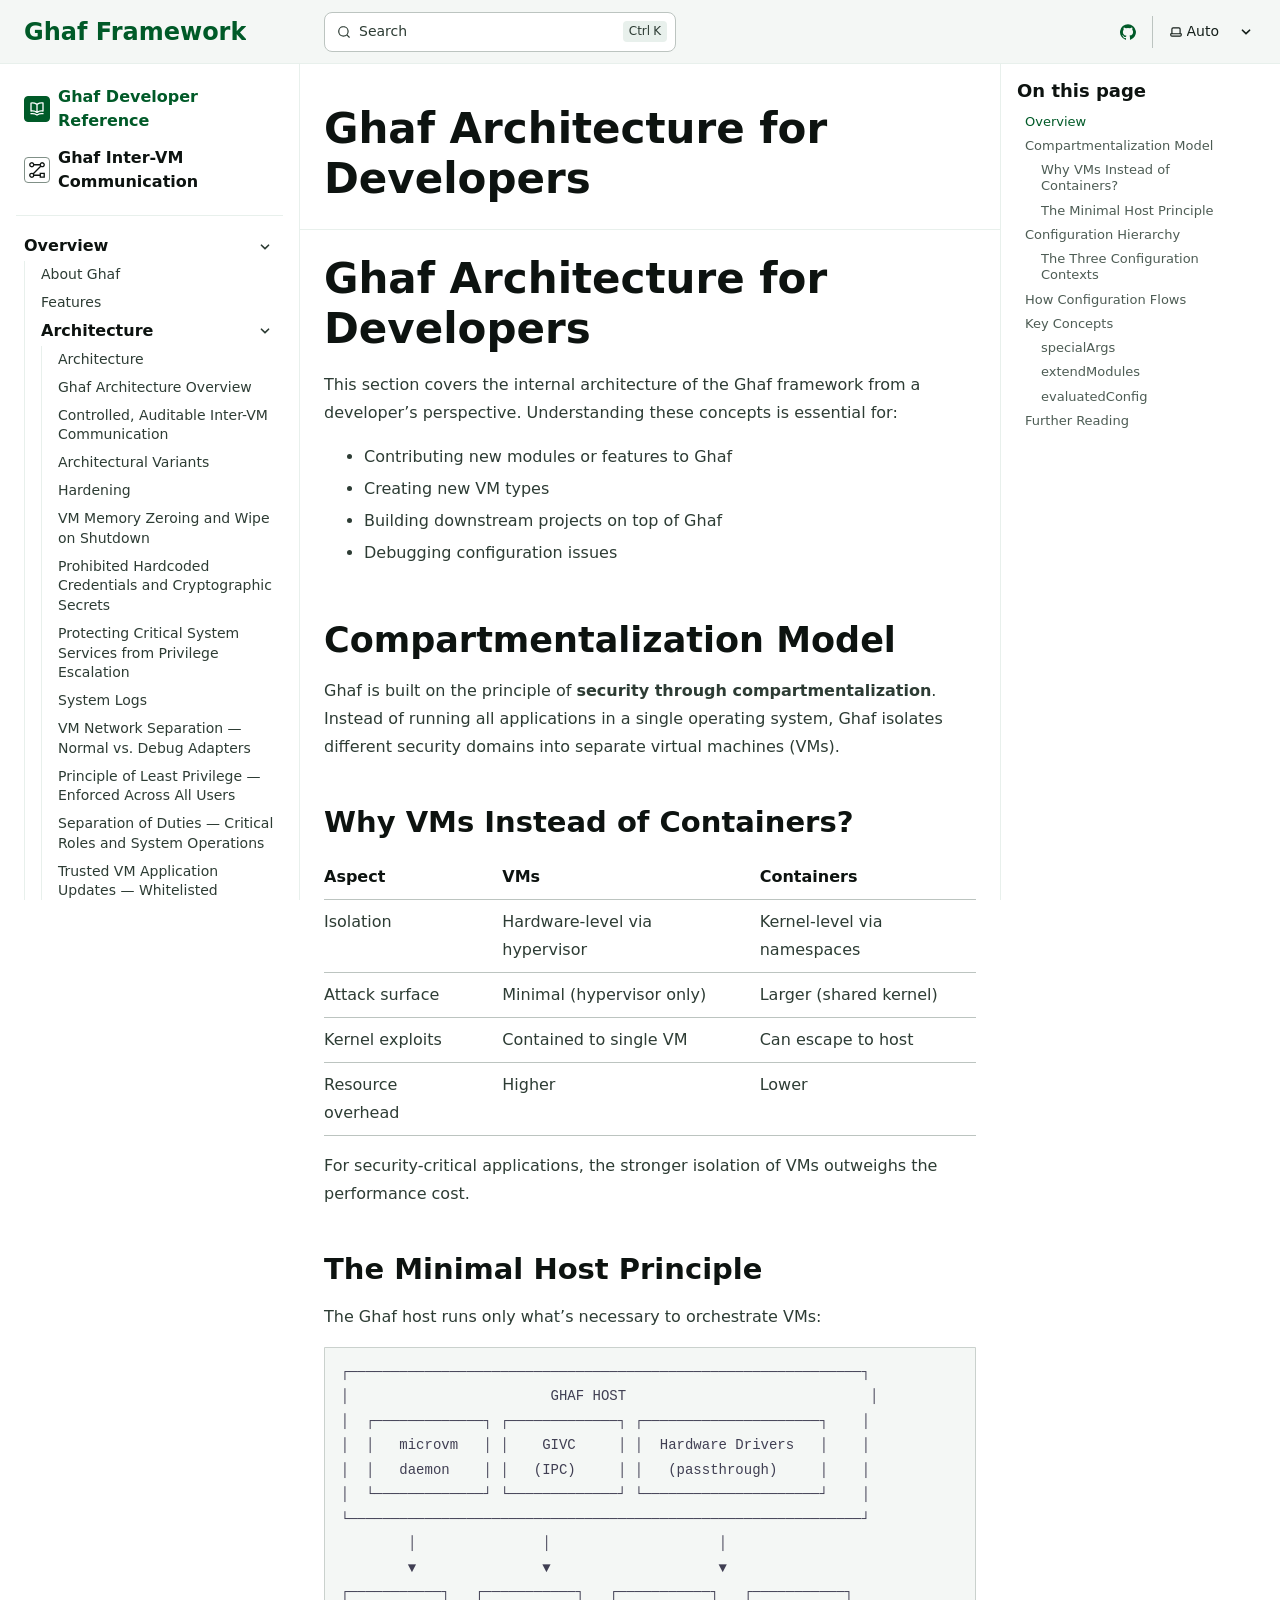
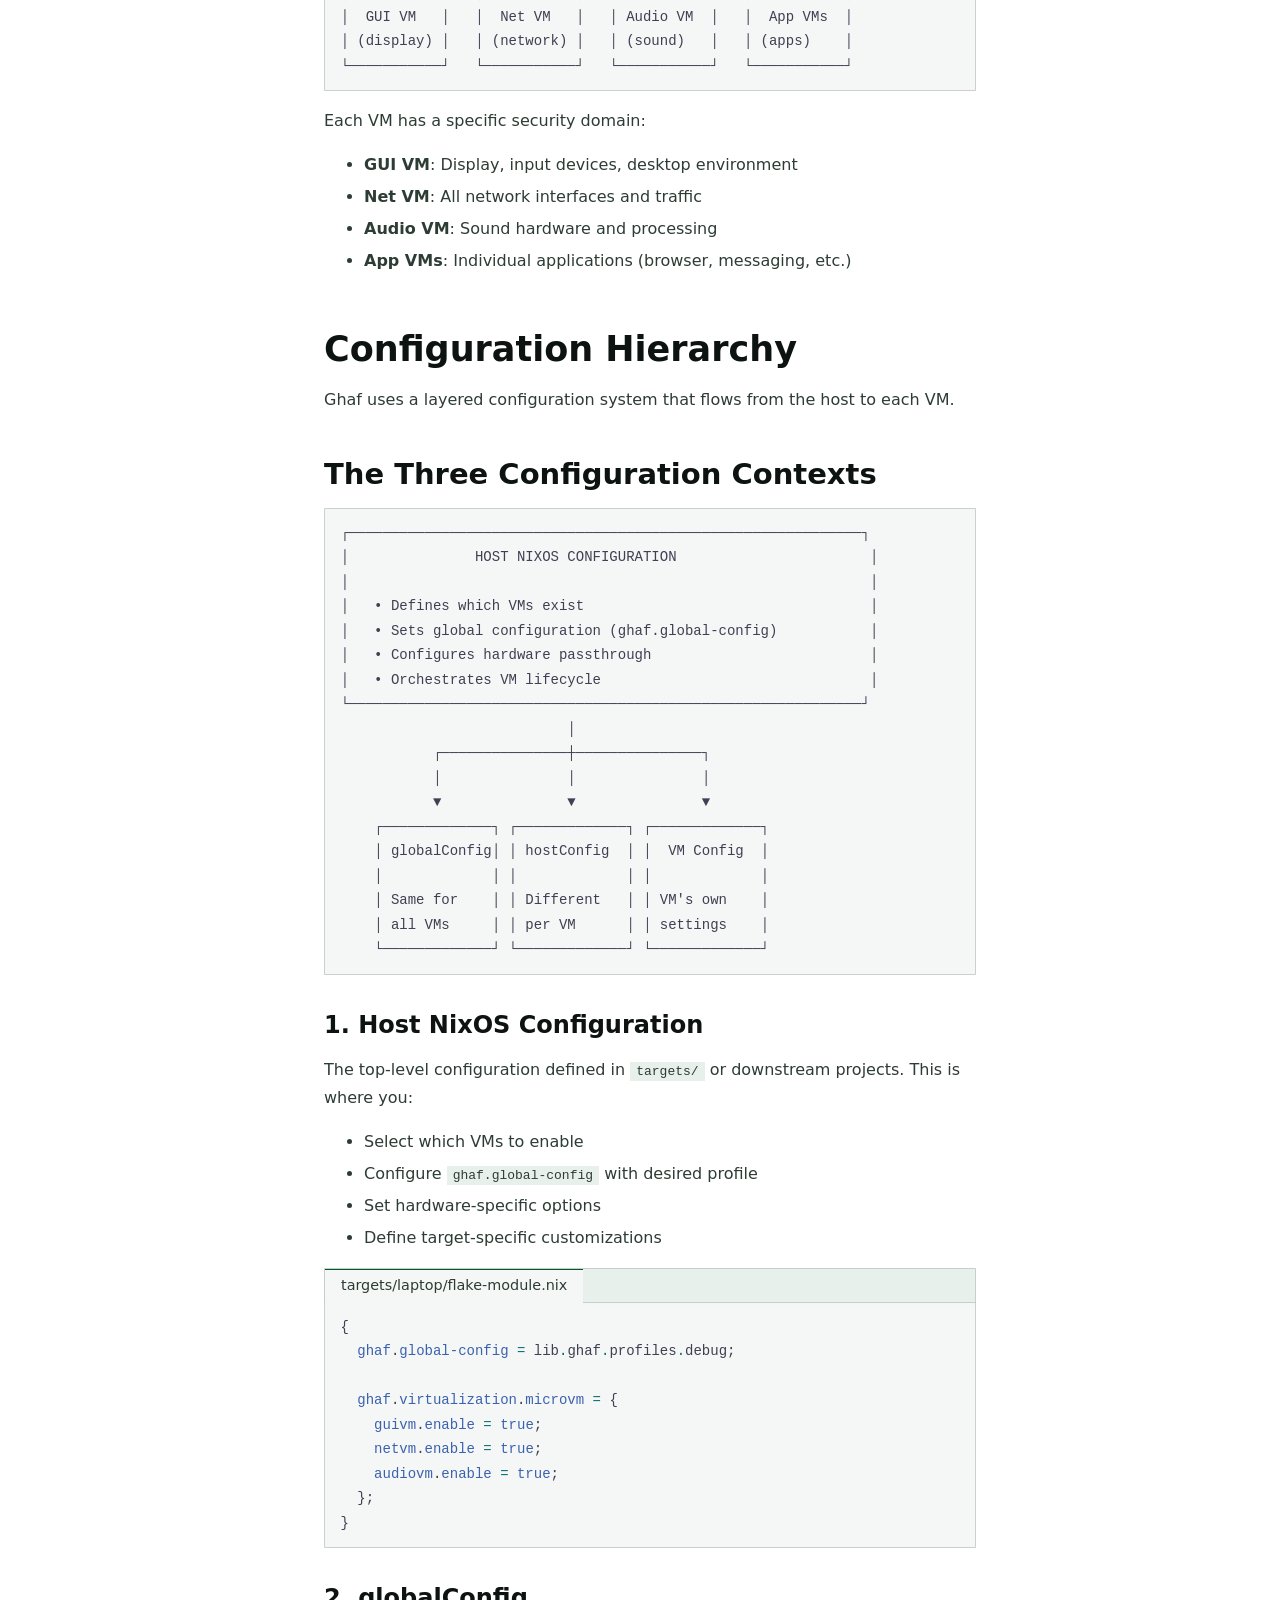
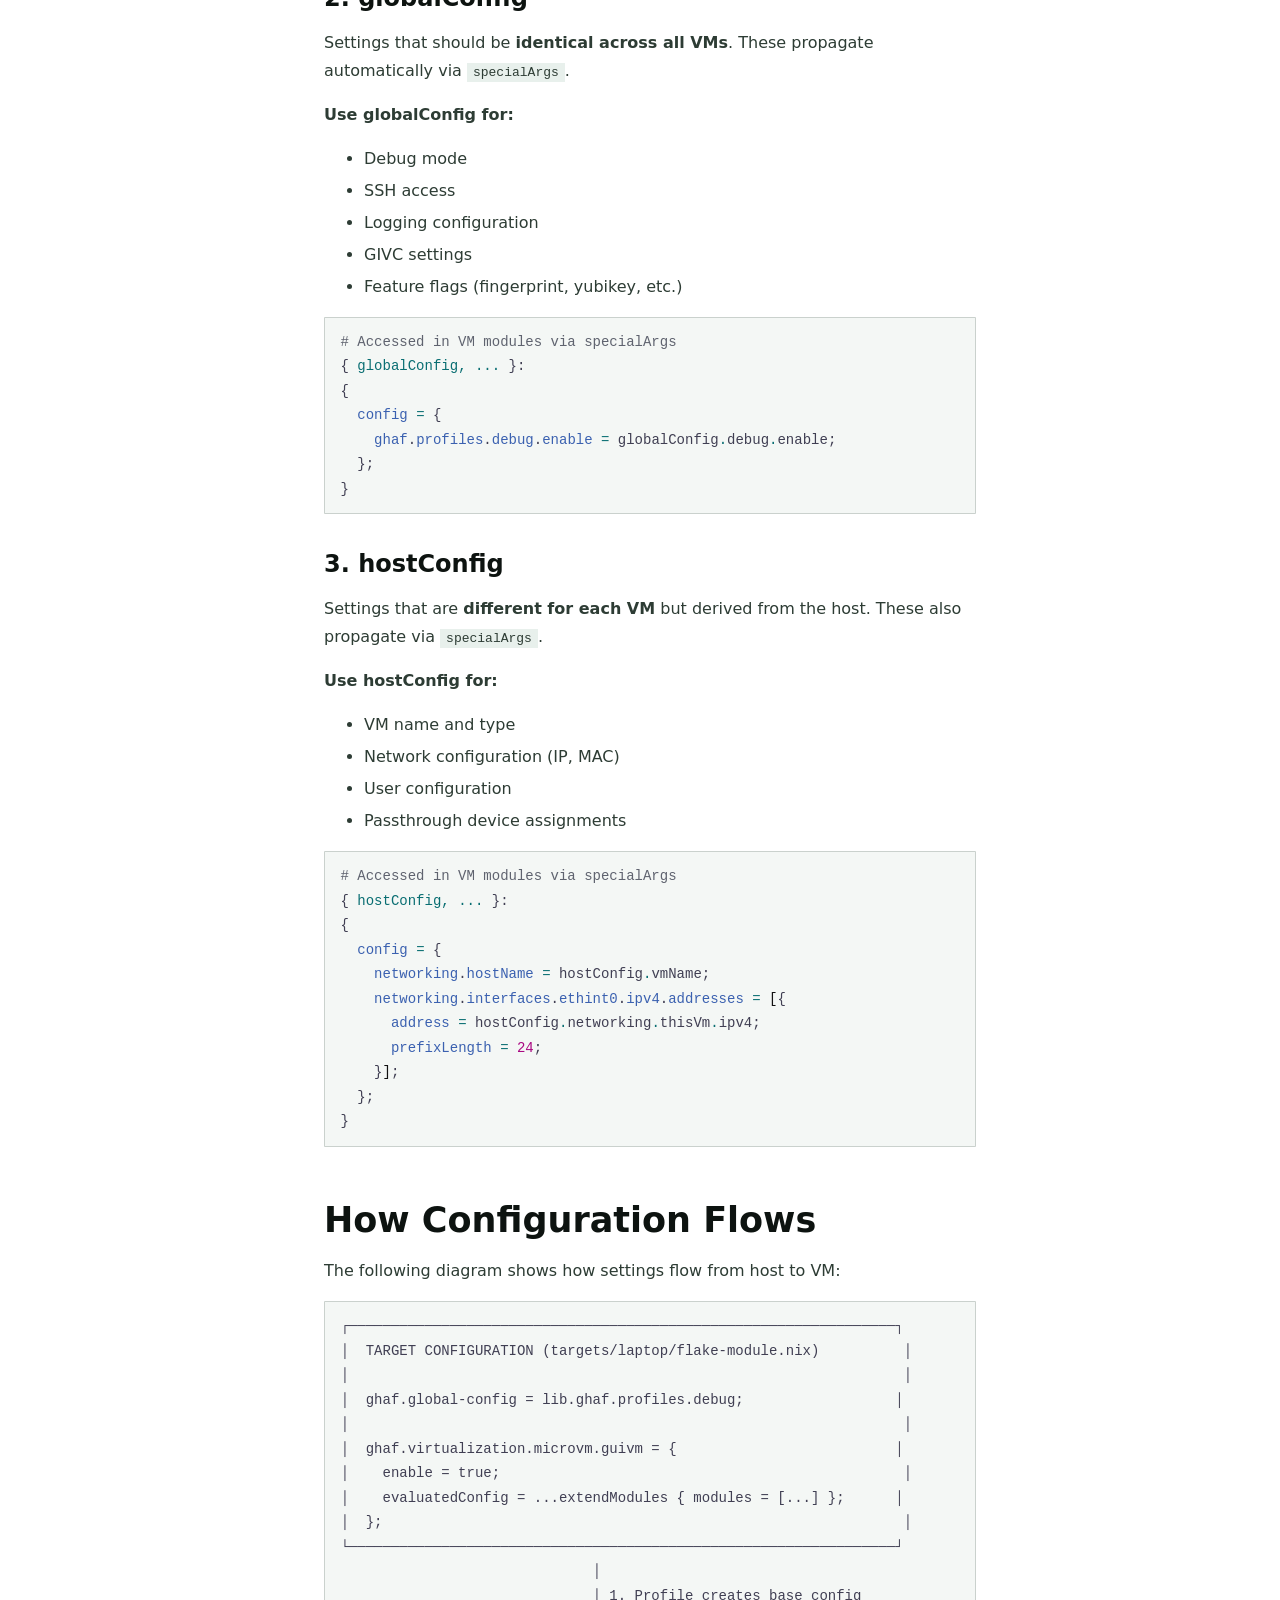
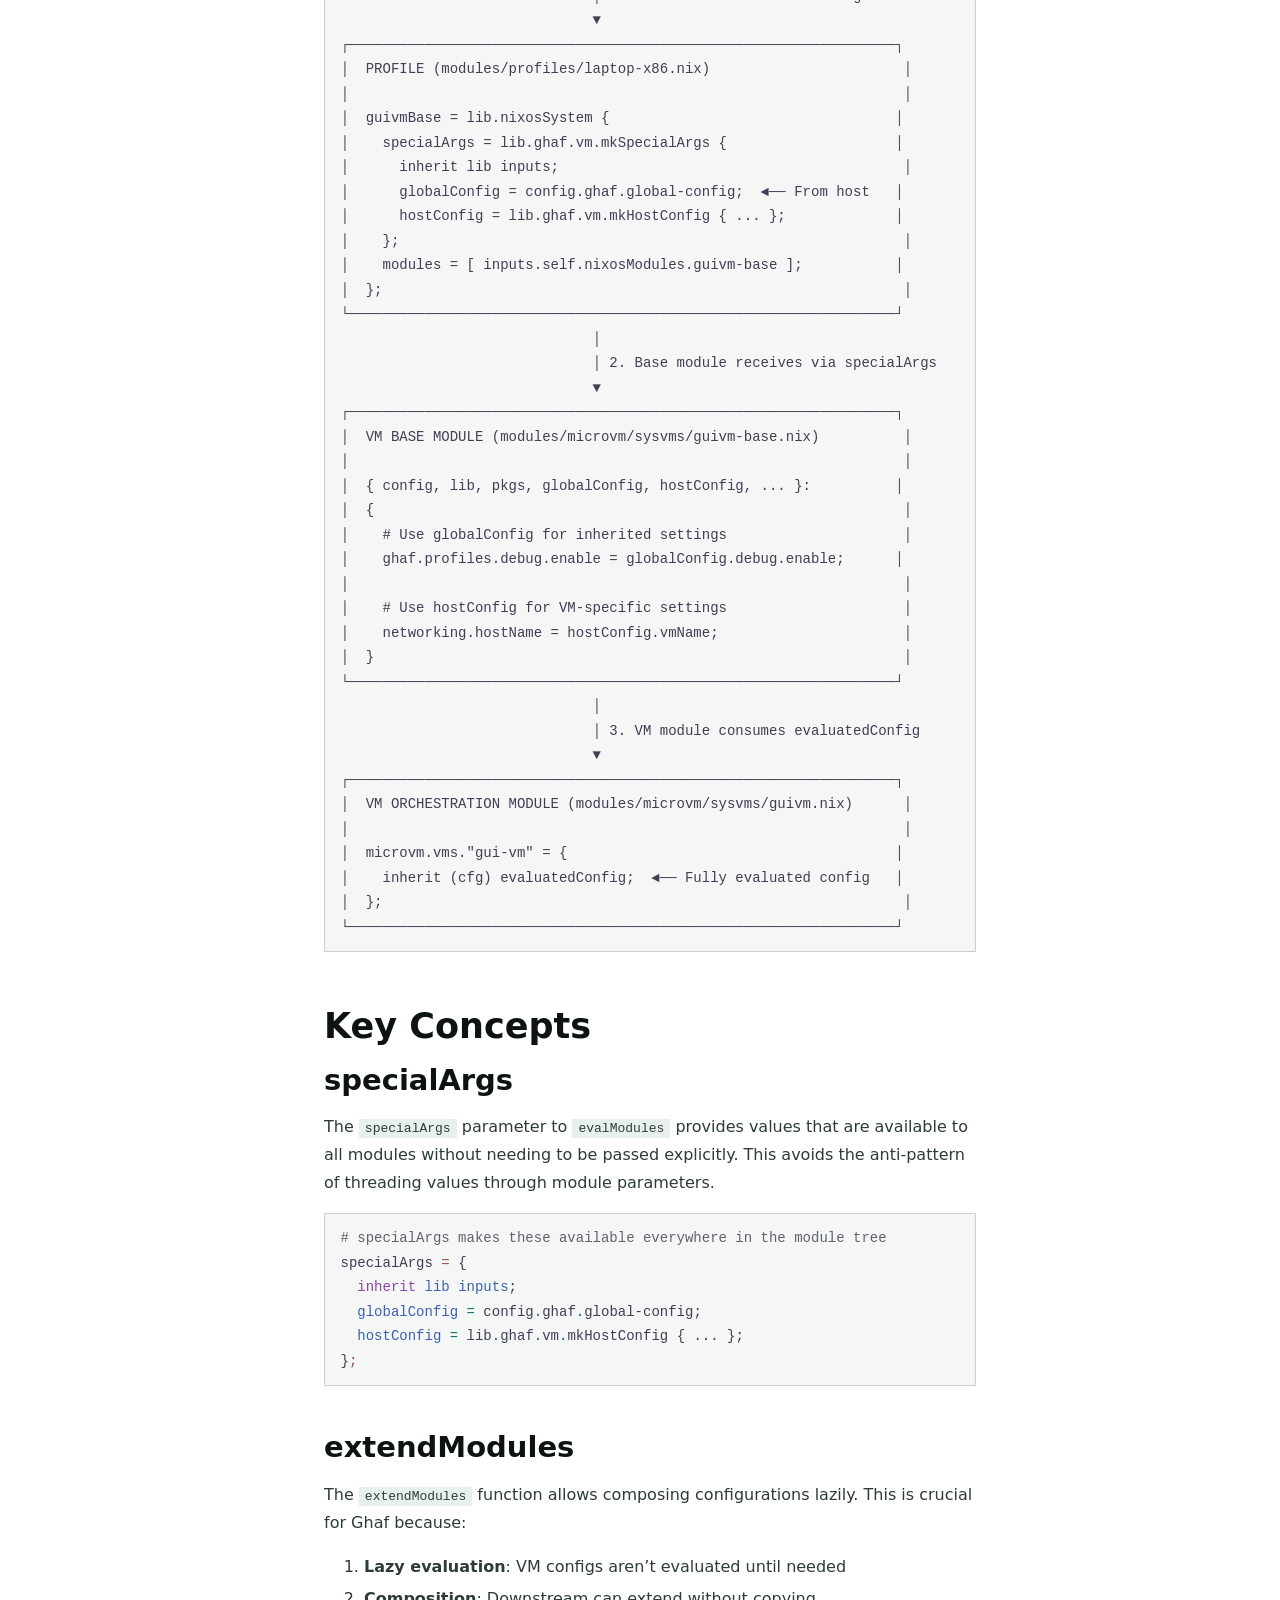
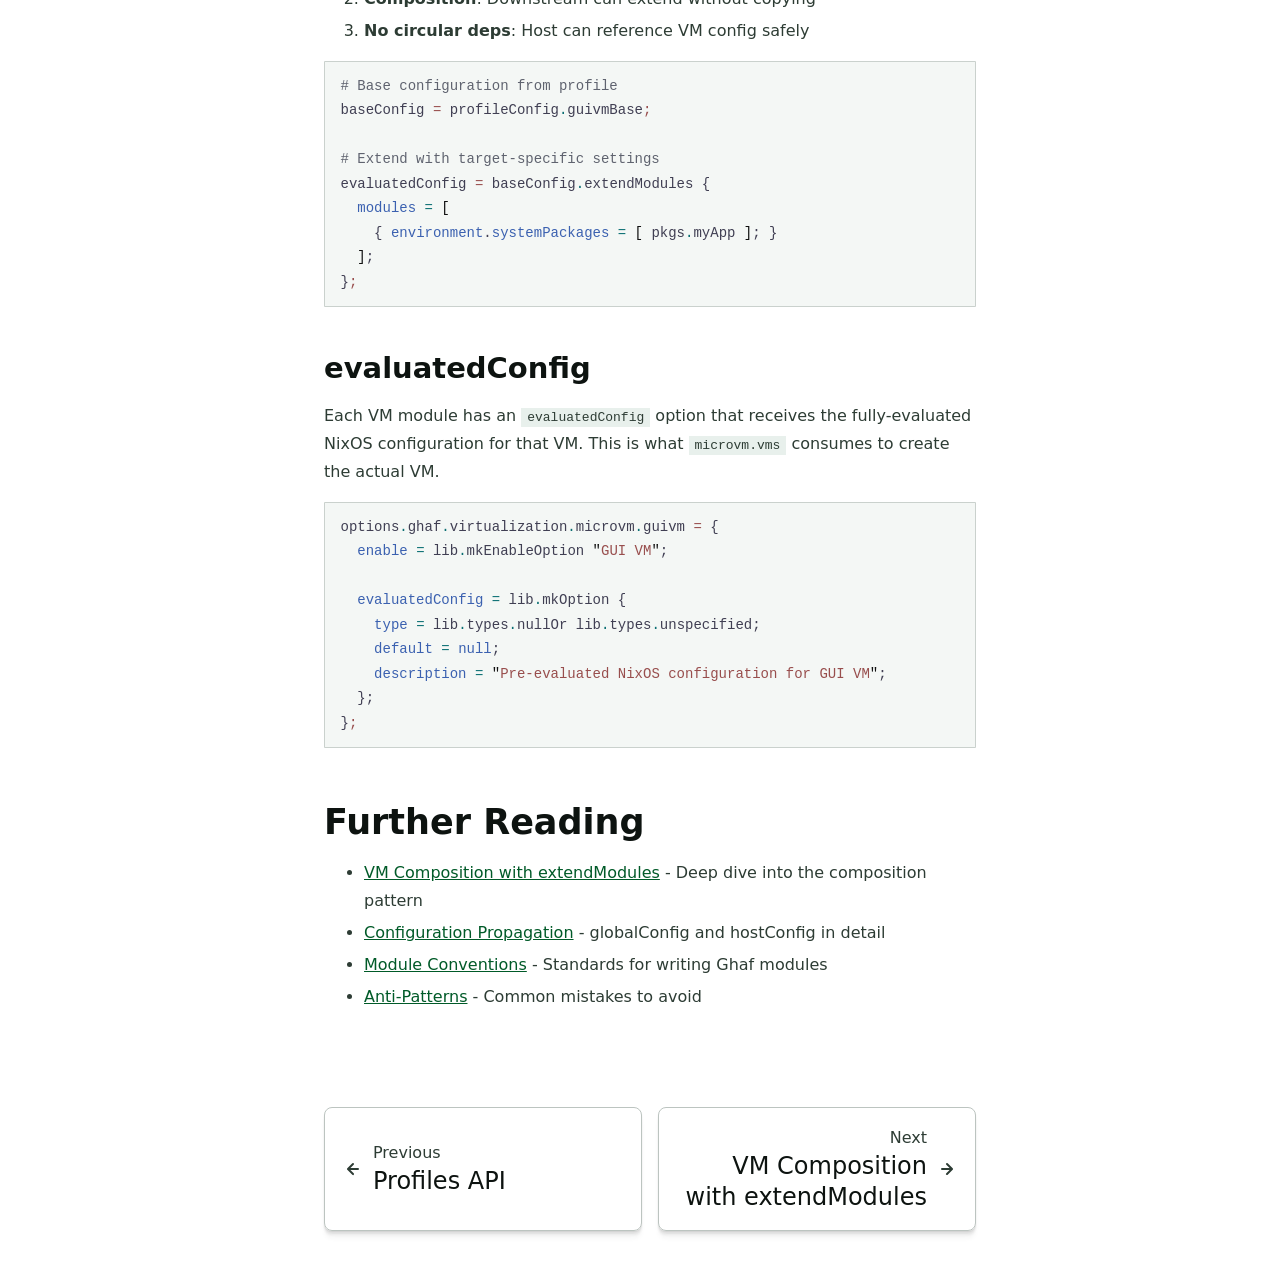
<file: ghaf/dev/architecture/index.html>
<!DOCTYPE html><html lang="en" dir="ltr" data-theme="dark" data-has-toc data-has-sidebar class="astro-bguv2lll"> <head><meta charset="utf-8"/><meta name="viewport" content="width=device-width, initial-scale=1"/><title>Ghaf Architecture for Developers | Ghaf Framework</title><link rel="canonical" href="https://ghaf.tii.ae/ghaf/dev/architecture/"/><link rel="sitemap" href="/sitemap-index.xml"/><link rel="shortcut icon" href="/favicon.svg" type="image/svg+xml"/><meta name="generator" content="Astro v5.17.1"/><meta name="generator" content="Starlight v0.37.6"/><meta property="og:title" content="Ghaf Architecture for Developers"/><meta property="og:type" content="article"/><meta property="og:url" content="https://ghaf.tii.ae/ghaf/dev/architecture/"/><meta property="og:locale" content="en"/><meta property="og:site_name" content="Ghaf Framework"/><meta name="twitter:card" content="summary_large_image"/><script>
	window.StarlightThemeProvider = (() => {
		const storedTheme =
			typeof localStorage !== 'undefined' && localStorage.getItem('starlight-theme');
		const theme =
			storedTheme ||
			(window.matchMedia('(prefers-color-scheme: light)').matches ? 'light' : 'dark');
		document.documentElement.dataset.theme = theme === 'light' ? 'light' : 'dark';
		return {
			updatePickers(theme = storedTheme || 'auto') {
				document.querySelectorAll('starlight-theme-select').forEach((picker) => {
					const select = picker.querySelector('select');
					if (select) select.value = theme;
					/** @type {HTMLTemplateElement | null} */
					const tmpl = document.querySelector(`#theme-icons`);
					const newIcon = tmpl && tmpl.content.querySelector('.' + theme);
					if (newIcon) {
						const oldIcon = picker.querySelector('svg.label-icon');
						if (oldIcon) {
							oldIcon.replaceChildren(...newIcon.cloneNode(true).childNodes);
						}
					}
				});
			},
		};
	})();
</script><template id="theme-icons"><svg aria-hidden="true" class="light astro-c6vsoqas" width="16" height="16" viewBox="0 0 24 24" fill="currentColor" style="--sl-icon-size: 1em;"><path d="M5 12a1 1 0 0 0-1-1H3a1 1 0 0 0 0 2h1a1 1 0 0 0 1-1Zm.64 5-.71.71a1 1 0 0 0 0 1.41 1 1 0 0 0 1.41 0l.71-.71A1 1 0 0 0 5.64 17ZM12 5a1 1 0 0 0 1-1V3a1 1 0 0 0-2 0v1a1 1 0 0 0 1 1Zm5.66 2.34a1 1 0 0 0 .7-.29l.71-.71a1 1 0 1 0-1.41-1.41l-.66.71a1 1 0 0 0 0 1.41 1 1 0 0 0 .66.29Zm-12-.29a1 1 0 0 0 1.41 0 1 1 0 0 0 0-1.41l-.71-.71a1.004 1.004 0 1 0-1.43 1.41l.73.71ZM21 11h-1a1 1 0 0 0 0 2h1a1 1 0 0 0 0-2Zm-2.64 6A1 1 0 0 0 17 18.36l.71.71a1 1 0 0 0 1.41 0 1 1 0 0 0 0-1.41l-.76-.66ZM12 6.5a5.5 5.5 0 1 0 5.5 5.5A5.51 5.51 0 0 0 12 6.5Zm0 9a3.5 3.5 0 1 1 0-7 3.5 3.5 0 0 1 0 7Zm0 3.5a1 1 0 0 0-1 1v1a1 1 0 0 0 2 0v-1a1 1 0 0 0-1-1Z"/></svg><svg aria-hidden="true" class="dark astro-c6vsoqas" width="16" height="16" viewBox="0 0 24 24" fill="currentColor" style="--sl-icon-size: 1em;"><path d="M21.64 13a1 1 0 0 0-1.05-.14 8.049 8.049 0 0 1-3.37.73 8.15 8.15 0 0 1-8.14-8.1 8.59 8.59 0 0 1 .25-2A1 1 0 0 0 8 2.36a10.14 10.14 0 1 0 14 11.69 1 1 0 0 0-.36-1.05Zm-9.5 6.69A8.14 8.14 0 0 1 7.08 5.22v.27a10.15 10.15 0 0 0 10.14 10.14 9.784 9.784 0 0 0 2.1-.22 8.11 8.11 0 0 1-7.18 4.32v-.04Z"/></svg><svg aria-hidden="true" class="auto astro-c6vsoqas" width="16" height="16" viewBox="0 0 24 24" fill="currentColor" style="--sl-icon-size: 1em;"><path d="M21 14h-1V7a3 3 0 0 0-3-3H7a3 3 0 0 0-3 3v7H3a1 1 0 0 0-1 1v2a3 3 0 0 0 3 3h14a3 3 0 0 0 3-3v-2a1 1 0 0 0-1-1ZM6 7a1 1 0 0 1 1-1h10a1 1 0 0 1 1 1v7H6V7Zm14 10a1 1 0 0 1-1 1H5a1 1 0 0 1-1-1v-1h16v1Z"/></svg></template><link rel="stylesheet" href="/_astro/print.DNXP8c50.css" media="print"><link rel="stylesheet" href="/_astro/index.DRBrafbx.css">
<style>@layer starlight.components{:root{--sl-badge-default-border: var(--sl-color-accent);--sl-badge-default-bg: var(--sl-color-accent-low);--sl-badge-default-text: #fff;--sl-badge-note-border: var(--sl-color-blue);--sl-badge-note-bg: var(--sl-color-blue-low);--sl-badge-note-text: #fff;--sl-badge-danger-border: var(--sl-color-red);--sl-badge-danger-bg: var(--sl-color-red-low);--sl-badge-danger-text: #fff;--sl-badge-success-border: var(--sl-color-green);--sl-badge-success-bg: var(--sl-color-green-low);--sl-badge-success-text: #fff;--sl-badge-caution-border: var(--sl-color-orange);--sl-badge-caution-bg: var(--sl-color-orange-low);--sl-badge-caution-text: #fff;--sl-badge-tip-border: var(--sl-color-purple);--sl-badge-tip-bg: var(--sl-color-purple-low);--sl-badge-tip-text: #fff}[data-theme=light]:root{--sl-badge-default-bg: var(--sl-color-accent-high);--sl-badge-note-bg: var(--sl-color-blue-high);--sl-badge-danger-bg: var(--sl-color-red-high);--sl-badge-success-bg: var(--sl-color-green-high);--sl-badge-caution-bg: var(--sl-color-orange-high);--sl-badge-tip-bg: var(--sl-color-purple-high)}.sl-badge:where(.astro-avdet4wd){display:inline-block;border:1px solid var(--sl-color-border-badge);border-radius:.25rem;font-family:var(--sl-font-system-mono);line-height:normal;color:var(--sl-color-text-badge);background-color:var(--sl-color-bg-badge);overflow-wrap:anywhere}.sidebar-content .sl-badge:where(.astro-avdet4wd){line-height:1;font-size:var(--sl-text-xs);padding:.125rem .375rem}.sidebar-content a[aria-current=page]>.sl-badge:where(.astro-avdet4wd){--sl-color-bg-badge: transparent;--sl-color-border-badge: currentColor;color:inherit}.default:where(.astro-avdet4wd){--sl-color-bg-badge: var(--sl-badge-default-bg);--sl-color-border-badge: var(--sl-badge-default-border);--sl-color-text-badge: var(--sl-badge-default-text)}.note:where(.astro-avdet4wd){--sl-color-bg-badge: var(--sl-badge-note-bg);--sl-color-border-badge: var(--sl-badge-note-border);--sl-color-text-badge: var(--sl-badge-note-text)}.danger:where(.astro-avdet4wd){--sl-color-bg-badge: var(--sl-badge-danger-bg);--sl-color-border-badge: var(--sl-badge-danger-border);--sl-color-text-badge: var(--sl-badge-danger-text)}.success:where(.astro-avdet4wd){--sl-color-bg-badge: var(--sl-badge-success-bg);--sl-color-border-badge: var(--sl-badge-success-border);--sl-color-text-badge: var(--sl-badge-success-text)}.tip:where(.astro-avdet4wd){--sl-color-bg-badge: var(--sl-badge-tip-bg);--sl-color-border-badge: var(--sl-badge-tip-border);--sl-color-text-badge: var(--sl-badge-tip-text)}.caution:where(.astro-avdet4wd){--sl-color-bg-badge: var(--sl-badge-caution-bg);--sl-color-border-badge: var(--sl-badge-caution-border);--sl-color-text-badge: var(--sl-badge-caution-text)}.small:where(.astro-avdet4wd){font-size:var(--sl-text-xs);padding:.125rem .25rem}.medium:where(.astro-avdet4wd){font-size:var(--sl-text-sm);padding:.175rem .35rem}.large:where(.astro-avdet4wd){font-size:var(--sl-text-base);padding:.225rem .45rem}.sl-markdown-content :is(h1,h2,h3,h4,h5,h6) .sl-badge:where(.astro-avdet4wd){vertical-align:middle}}
@layer starlight.components{.card:where(.astro-v5tidmuc){--sl-card-border: var(--sl-color-purple);--sl-card-bg: var(--sl-color-purple-low);border:1px solid var(--sl-color-gray-5);background-color:var(--sl-color-black);padding:clamp(1rem,calc(.125rem + 3vw),2.5rem);flex-direction:column;gap:clamp(.5rem,calc(.125rem + 1vw),1rem)}.card:where(.astro-v5tidmuc):nth-child(4n+1){--sl-card-border: var(--sl-color-orange);--sl-card-bg: var(--sl-color-orange-low)}.card:where(.astro-v5tidmuc):nth-child(4n+3){--sl-card-border: var(--sl-color-green);--sl-card-bg: var(--sl-color-green-low)}.card:where(.astro-v5tidmuc):nth-child(4n+4){--sl-card-border: var(--sl-color-red);--sl-card-bg: var(--sl-color-red-low)}.card:where(.astro-v5tidmuc):nth-child(4n+5){--sl-card-border: var(--sl-color-blue);--sl-card-bg: var(--sl-color-blue-low)}.title:where(.astro-v5tidmuc){font-weight:600;font-size:var(--sl-text-h4);color:var(--sl-color-white);line-height:var(--sl-line-height-headings);gap:1rem;align-items:center}.card:where(.astro-v5tidmuc) .icon:where(.astro-v5tidmuc){border:1px solid var(--sl-card-border);background-color:var(--sl-card-bg);padding:.2em;border-radius:.25rem;flex-shrink:0}.card:where(.astro-v5tidmuc) .body:where(.astro-v5tidmuc){margin:0;font-size:clamp(var(--sl-text-sm),calc(.5rem + 1vw),var(--sl-text-body))}}
@layer starlight.components{.card-grid:where(.astro-zntqmydn){display:grid;grid-template-columns:100%;gap:1rem}.card-grid:where(.astro-zntqmydn)>*{margin-top:0!important}@media(min-width:50rem){.card-grid:where(.astro-zntqmydn){grid-template-columns:1fr 1fr;gap:1.5rem}.stagger:where(.astro-zntqmydn){--stagger-height: 5rem;padding-bottom:var(--stagger-height)}.stagger:where(.astro-zntqmydn)>*:nth-child(2n){transform:translateY(var(--stagger-height))}}}
@layer starlight.components{svg:where(.astro-c6vsoqas){color:var(--sl-icon-color);font-size:var(--sl-icon-size, 1em);width:1em;height:1em}}
@layer starlight.components{starlight-tabs:where(.astro-esqgolmp){display:block}.tablist-wrapper:where(.astro-esqgolmp){overflow-x:auto}:where(.astro-esqgolmp)[role=tablist]{display:flex;list-style:none;border-bottom:2px solid var(--sl-color-gray-5);padding:0}.tab:where(.astro-esqgolmp){display:flex}.tab:where(.astro-esqgolmp)>:where(.astro-esqgolmp)[role=tab]{--sl-tab-color-border: var(--sl-color-gray-5);display:flex;align-items:center;gap:.5rem;line-height:var(--sl-line-height-headings);padding:.275rem 1.25rem;text-decoration:none;box-shadow:0 2px 0 var(--sl-tab-color-border);color:var(--sl-color-gray-3);outline-offset:var(--sl-outline-offset-inside);overflow-wrap:initial}.tab:where(.astro-esqgolmp) :where(.astro-esqgolmp)[role=tab][aria-selected=true]{--sl-tab-color-border: var(--sl-color-text-accent);color:var(--sl-color-white);font-weight:600}.tablist-wrapper:where(.astro-esqgolmp)~[role=tabpanel]{margin-top:1rem}}
@layer starlight.components{.sl-steps{--bullet-size: calc(var(--sl-line-height) * 1rem);--bullet-margin: .375rem;list-style:none;counter-reset:steps-counter var(--sl-steps-start, 0);padding-inline-start:0}.sl-steps>li{counter-increment:steps-counter;position:relative;padding-inline-start:calc(var(--bullet-size) + 1rem);padding-bottom:1px;min-height:calc(var(--bullet-size) + var(--bullet-margin))}.sl-steps>li+li{margin-top:0}.sl-steps>li:before{content:counter(steps-counter);position:absolute;top:0;inset-inline-start:0;width:var(--bullet-size);height:var(--bullet-size);line-height:var(--bullet-size);font-size:var(--sl-text-xs);font-weight:600;text-align:center;color:var(--sl-color-white);background-color:var(--sl-color-gray-6);border-radius:99rem;box-shadow:inset 0 0 0 1px var(--sl-color-gray-5)}.sl-steps>li:after{--guide-width: 1px;content:"";position:absolute;top:calc(var(--bullet-size) + var(--bullet-margin));bottom:var(--bullet-margin);inset-inline-start:calc((var(--bullet-size) - var(--guide-width)) / 2);width:var(--guide-width);background-color:var(--sl-color-hairline-light)}}@layer starlight.content{.sl-steps>li>:first-child{--lh: calc(1em * var(--sl-line-height));--shift-y: calc(.5 * (var(--bullet-size) - var(--lh)));transform:translateY(var(--shift-y));margin-bottom:var(--shift-y)}.sl-steps>li>:first-child:where(h1,h2,h3,h4,h5,h6){--lh: calc(1em * var(--sl-line-height-headings))}@supports (--prop: 1lh){.sl-steps>li>:first-child{--lh: 1lh}}}
@layer starlight.components{starlight-file-tree:where(.astro-p67cqifm){--x-space: 1.5rem;--y-space: .125rem;--y-pad: 0;display:block;border:1px solid var(--sl-color-gray-5);padding:1rem;background-color:var(--sl-color-gray-6);font-size:var(--sl-text-xs);font-family:var(--__sl-font-mono);overflow-x:auto}starlight-file-tree:where(.astro-p67cqifm) .directory>details{border:0;padding:0;padding-inline-start:var(--x-space);background:transparent}starlight-file-tree:where(.astro-p67cqifm) .directory>details>summary{margin-inline-start:calc(-1 * var(--x-space));border:0;padding:var(--y-pad) .625rem;font-weight:400;color:var(--sl-color-white);max-width:100%}starlight-file-tree:where(.astro-p67cqifm) .directory>details>summary::marker,starlight-file-tree:where(.astro-p67cqifm) .directory>details>summary::-webkit-details-marker{color:var(--sl-color-gray-3)}starlight-file-tree:where(.astro-p67cqifm) .directory>details>summary:hover,starlight-file-tree:where(.astro-p67cqifm) .directory>details>summary:hover .tree-icon{cursor:pointer;color:var(--sl-color-text-accent);fill:currentColor}starlight-file-tree:where(.astro-p67cqifm) .directory>details>summary:hover~ul{border-color:var(--sl-color-gray-4)}starlight-file-tree:where(.astro-p67cqifm) .directory>details>summary:hover .highlight .tree-icon{color:var(--sl-color-text-invert);fill:currentColor}starlight-file-tree:where(.astro-p67cqifm) ul{margin-inline-start:.5rem;border-inline-start:1px solid var(--sl-color-gray-5);padding:0;padding-inline-start:.125rem;list-style:none}starlight-file-tree:where(.astro-p67cqifm)>ul{margin:0;border:0;padding:0}starlight-file-tree:where(.astro-p67cqifm) li{margin:var(--y-space) 0;padding:var(--y-pad) 0}starlight-file-tree:where(.astro-p67cqifm) .file{margin-inline-start:calc(var(--x-space) - .125rem);color:var(--sl-color-white)}starlight-file-tree:where(.astro-p67cqifm) .tree-entry{display:inline-flex;align-items:flex-start;flex-wrap:wrap;max-width:calc(100% - 1rem)}@media(min-width:30em){starlight-file-tree:where(.astro-p67cqifm) .tree-entry{flex-wrap:nowrap}}starlight-file-tree:where(.astro-p67cqifm) .tree-entry>:first-child{flex-shrink:0}starlight-file-tree:where(.astro-p67cqifm) .empty{color:var(--sl-color-gray-3);padding-inline-start:.375rem}starlight-file-tree:where(.astro-p67cqifm) .comment{color:var(--sl-color-gray-3);padding-inline-start:1.625rem;max-width:24rem;min-width:12rem}starlight-file-tree:where(.astro-p67cqifm) .highlight{display:inline-block;border-radius:.25rem;padding-inline-end:.5rem;color:var(--sl-color-text-invert);background-color:var(--sl-color-text-accent)}starlight-file-tree:where(.astro-p67cqifm) svg{display:inline;fill:var(--sl-color-gray-3);vertical-align:middle;margin-inline:.25rem .375rem;width:.875rem;height:.875rem}starlight-file-tree:where(.astro-p67cqifm) .highlight svg.tree-icon{fill:currentColor}}
@layer starlight.components{.sl-link-button:where(.astro-xwgiixxa){align-items:center;border:1px solid transparent;border-radius:999rem;display:inline-flex;font-size:var(--sl-text-sm);gap:.5em;line-height:1.1875;outline-offset:.25rem;padding:.4375rem 1.125rem;text-decoration:none}.sl-link-button:where(.astro-xwgiixxa).primary{background:var(--sl-color-text-accent);border-color:var(--sl-color-text-accent);color:var(--sl-color-black)}.sl-link-button:where(.astro-xwgiixxa).primary:hover{color:var(--sl-color-black)}.sl-link-button:where(.astro-xwgiixxa).secondary{border-color:inherit;color:var(--sl-color-white)}.sl-link-button:where(.astro-xwgiixxa).minimal{color:var(--sl-color-white);padding-inline:0}.sl-link-button:where(.astro-xwgiixxa) svg{flex-shrink:0}@media(min-width:50rem){.sl-link-button:where(.astro-xwgiixxa){font-size:var(--sl-text-base);padding:.9375rem 1.25rem}}.sl-markdown-content .sl-link-button:where(.astro-xwgiixxa){margin-inline-end:1rem}.sl-markdown-content .sl-link-button:where(.astro-xwgiixxa):not(:where(p *)){margin-block:1rem}}
</style><script type="module" src="/_astro/page.B1D-nYk3.js"></script></head> <body class="astro-bguv2lll"> <a href="#_top" class="astro-7q3lir66">Skip to content</a>  <div class="page sl-flex astro-vrdttmbt"> <header class="header astro-vrdttmbt"><div class="header astro-kmkmnagf"> <div class="title-wrapper sl-flex astro-kmkmnagf"> <a href="/" class="site-title sl-flex astro-m46x6ez3">  <span class="astro-m46x6ez3" translate="no"> Ghaf Framework </span> </a>  </div> <div class="sl-flex print:hidden astro-kmkmnagf"> <site-search class="astro-kmkmnagf astro-v37mnknz" data-translations="{&#34;placeholder&#34;:&#34;Search&#34;}"> <button data-open-modal disabled aria-label="Search" aria-keyshortcuts="Control+K" class="astro-v37mnknz"> <svg aria-hidden="true" class="astro-v37mnknz astro-c6vsoqas" width="16" height="16" viewBox="0 0 24 24" fill="currentColor" style="--sl-icon-size: 1em;"><path d="M21.71 20.29 18 16.61A9 9 0 1 0 16.61 18l3.68 3.68a.999.999 0 0 0 1.42 0 1 1 0 0 0 0-1.39ZM11 18a7 7 0 1 1 0-14 7 7 0 0 1 0 14Z"/></svg> <span class="sl-hidden md:sl-block astro-v37mnknz" aria-hidden="true">Search</span> <kbd class="sl-hidden md:sl-flex astro-v37mnknz" style="display: none;"> <kbd class="astro-v37mnknz">Ctrl</kbd><kbd class="astro-v37mnknz">K</kbd> </kbd> </button> <dialog style="padding:0" aria-label="Search" class="astro-v37mnknz"> <div class="dialog-frame sl-flex astro-v37mnknz">  <button data-close-modal class="sl-flex md:sl-hidden astro-v37mnknz"> Cancel </button> <div class="search-container astro-v37mnknz"> <div id="starlight__search" class="astro-v37mnknz"></div> </div> </div> </dialog> </site-search>  <script>
	(() => {
		const openBtn = document.querySelector('button[data-open-modal]');
		const shortcut = openBtn?.querySelector('kbd');
		if (!openBtn || !(shortcut instanceof HTMLElement)) return;
		const platformKey = shortcut.querySelector('kbd');
		if (platformKey && /(Mac|iPhone|iPod|iPad)/i.test(navigator.platform)) {
			platformKey.textContent = '⌘';
			openBtn.setAttribute('aria-keyshortcuts', 'Meta+K');
		}
		shortcut.style.display = '';
	})();
</script> <script type="module" src="/_astro/Search.astro_astro_type_script_index_0_lang.cjYDvRdi.js"></script>   </div> <div class="sl-hidden md:sl-flex print:hidden right-group astro-kmkmnagf"> <div class="sl-flex social-icons astro-kmkmnagf"> <a href="https://github.com/tiiuae/ghaf" rel="me" class="sl-flex astro-wy4te6ga"><span class="sr-only astro-wy4te6ga">GitHub</span><svg aria-hidden="true" class="astro-wy4te6ga astro-c6vsoqas" width="16" height="16" viewBox="0 0 24 24" fill="currentColor" style="--sl-icon-size: 1em;"><path d="M12 .3a12 12 0 0 0-3.8 23.38c.6.12.83-.26.83-.57L9 21.07c-3.34.72-4.04-1.61-4.04-1.61-.55-1.39-1.34-1.76-1.34-1.76-1.08-.74.09-.73.09-.73 1.2.09 1.83 1.24 1.83 1.24 1.08 1.83 2.81 1.3 3.5 1 .1-.78.42-1.31.76-1.61-2.67-.3-5.47-1.33-5.47-5.93 0-1.31.47-2.38 1.24-3.22-.14-.3-.54-1.52.1-3.18 0 0 1-.32 3.3 1.23a11.5 11.5 0 0 1 6 0c2.28-1.55 3.29-1.23 3.29-1.23.64 1.66.24 2.88.12 3.18a4.65 4.65 0 0 1 1.23 3.22c0 4.61-2.8 5.63-5.48 5.92.42.36.81 1.1.81 2.22l-.01 3.29c0 .31.2.69.82.57A12 12 0 0 0 12 .3Z"/></svg></a> </div> <starlight-theme-select>  <label style="--sl-select-width: 6.25em" class="astro-4yphtoen"> <span class="sr-only astro-4yphtoen">Select theme</span> <svg aria-hidden="true" class="icon label-icon astro-4yphtoen astro-c6vsoqas" width="16" height="16" viewBox="0 0 24 24" fill="currentColor" style="--sl-icon-size: 1em;"><path d="M21 14h-1V7a3 3 0 0 0-3-3H7a3 3 0 0 0-3 3v7H3a1 1 0 0 0-1 1v2a3 3 0 0 0 3 3h14a3 3 0 0 0 3-3v-2a1 1 0 0 0-1-1ZM6 7a1 1 0 0 1 1-1h10a1 1 0 0 1 1 1v7H6V7Zm14 10a1 1 0 0 1-1 1H5a1 1 0 0 1-1-1v-1h16v1Z"/></svg> <select autocomplete="off" class="astro-4yphtoen"> <option value="dark" class="astro-4yphtoen">Dark</option><option value="light" class="astro-4yphtoen">Light</option><option value="auto" selected class="astro-4yphtoen">Auto</option> </select> <svg aria-hidden="true" class="icon caret astro-4yphtoen astro-c6vsoqas" width="16" height="16" viewBox="0 0 24 24" fill="currentColor" style="--sl-icon-size: 1em;"><path d="M17 9.17a1 1 0 0 0-1.41 0L12 12.71 8.46 9.17a1 1 0 1 0-1.41 1.42l4.24 4.24a1.002 1.002 0 0 0 1.42 0L17 10.59a1.002 1.002 0 0 0 0-1.42Z"/></svg> </label>  </starlight-theme-select>  <script>
	StarlightThemeProvider.updatePickers();
</script> <script type="module">const r="starlight-theme",o=e=>e==="auto"||e==="dark"||e==="light"?e:"auto",c=()=>o(typeof localStorage<"u"&&localStorage.getItem(r));function n(e){typeof localStorage<"u"&&localStorage.setItem(r,e==="light"||e==="dark"?e:"")}const l=()=>matchMedia("(prefers-color-scheme: light)").matches?"light":"dark";function t(e){StarlightThemeProvider.updatePickers(e),document.documentElement.dataset.theme=e==="auto"?l():e,n(e)}matchMedia("(prefers-color-scheme: light)").addEventListener("change",()=>{c()==="auto"&&t("auto")});class s extends HTMLElement{constructor(){super(),t(c()),this.querySelector("select")?.addEventListener("change",a=>{a.currentTarget instanceof HTMLSelectElement&&t(o(a.currentTarget.value))})}}customElements.define("starlight-theme-select",s);</script> <script type="module">class s extends HTMLElement{constructor(){super();const e=this.querySelector("select");e&&(e.addEventListener("change",t=>{t.currentTarget instanceof HTMLSelectElement&&(window.location.pathname=t.currentTarget.value)}),window.addEventListener("pageshow",t=>{if(!t.persisted)return;const n=e.querySelector("option[selected]")?.index;n!==e.selectedIndex&&(e.selectedIndex=n??0)}))}}customElements.define("starlight-lang-select",s);</script> </div> </div> </header> <nav class="sidebar print:hidden astro-vrdttmbt" aria-label="Main"> <starlight-menu-button class="print:hidden astro-jif73yzw"> <button aria-expanded="false" aria-label="Menu" aria-controls="starlight__sidebar" class="sl-flex md:sl-hidden astro-jif73yzw"> <svg aria-hidden="true" class="open-menu astro-jif73yzw astro-c6vsoqas" width="16" height="16" viewBox="0 0 24 24" fill="currentColor" style="--sl-icon-size: 1em;"><path d="M3 8h18a1 1 0 1 0 0-2H3a1 1 0 0 0 0 2Zm18 8H3a1 1 0 0 0 0 2h18a1 1 0 0 0 0-2Zm0-5H3a1 1 0 0 0 0 2h18a1 1 0 0 0 0-2Z"/></svg> <svg aria-hidden="true" class="close-menu astro-jif73yzw astro-c6vsoqas" width="16" height="16" viewBox="0 0 24 24" fill="currentColor" style="--sl-icon-size: 1em;"><path d="m13.41 12 6.3-6.29a1.004 1.004 0 1 0-1.42-1.42L12 10.59l-6.29-6.3a1.004 1.004 0 0 0-1.42 1.42l6.3 6.29-6.3 6.29a1 1 0 0 0 0 1.42.998.998 0 0 0 1.42 0l6.29-6.3 6.29 6.3a.999.999 0 0 0 1.42 0 1 1 0 0 0 0-1.42L13.41 12Z"/></svg> </button> </starlight-menu-button> <script type="module">class s extends HTMLElement{constructor(){super(),this.btn=this.querySelector("button"),this.btn.addEventListener("click",()=>this.toggleExpanded());const t=this.closest("nav");t&&t.addEventListener("keyup",e=>this.closeOnEscape(e))}setExpanded(t){this.setAttribute("aria-expanded",String(t)),document.body.toggleAttribute("data-mobile-menu-expanded",t)}toggleExpanded(){this.setExpanded(this.getAttribute("aria-expanded")!=="true")}closeOnEscape(t){t.code==="Escape"&&(this.setExpanded(!1),this.btn.focus())}}customElements.define("starlight-menu-button",s);</script>   <div id="starlight__sidebar" class="sidebar-pane astro-vrdttmbt"> <div class="sidebar-content sl-flex astro-vrdttmbt"> <ul class="starlight-sidebar-topics astro-2fh6iaza"> <li class="astro-2fh6iaza"> <a href="/ghaf/overview/" class="starlight-sidebar-topics-current astro-2fh6iaza"> <div class="starlight-sidebar-topics-icon astro-2fh6iaza"> <svg aria-hidden="true" class="astro-2fh6iaza astro-c6vsoqas" width="16" height="16" viewBox="0 0 24 24" fill="currentColor" style="--sl-icon-size: 1em;"><path d="M21.17 2.06A13.1 13.1 0 0 0 19 1.87a12.94 12.94 0 0 0-7 2.05 12.94 12.94 0 0 0-7-2 13.1 13.1 0 0 0-2.17.19 1 1 0 0 0-.83 1v12a1 1 0 0 0 1.17 1 10.9 10.9 0 0 1 8.25 1.91l.12.07h.11a.91.91 0 0 0 .7 0h.11l.12-.07A10.899 10.899 0 0 1 20.83 16 1 1 0 0 0 22 15V3a1 1 0 0 0-.83-.94ZM11 15.35a12.87 12.87 0 0 0-6-1.48H4v-10c.333-.02.667-.02 1 0a10.86 10.86 0 0 1 6 1.8v9.68Zm9-1.44h-1a12.87 12.87 0 0 0-6 1.48V5.67a10.86 10.86 0 0 1 6-1.8c.333-.02.667-.02 1 0v10.04Zm1.17 4.15a13.098 13.098 0 0 0-2.17-.19 12.94 12.94 0 0 0-7 2.05 12.94 12.94 0 0 0-7-2.05c-.727.003-1.453.066-2.17.19A1 1 0 0 0 2 19.21a1 1 0 0 0 1.17.79 10.9 10.9 0 0 1 8.25 1.91 1 1 0 0 0 1.16 0A10.9 10.9 0 0 1 20.83 20a1 1 0 0 0 1.17-.79 1 1 0 0 0-.83-1.15Z"/></svg> </div> <div class="astro-2fh6iaza"> Ghaf Developer Reference  </div> </a> </li><li class="astro-2fh6iaza"> <a href="/givc/overview/" class="astro-2fh6iaza"> <div class="starlight-sidebar-topics-icon astro-2fh6iaza"> <svg aria-hidden="true" class="astro-2fh6iaza astro-c6vsoqas" width="16" height="16" viewBox="0 0 24 24" fill="currentColor" style="--sl-icon-size: 1em;"><path d="M15.948 15.948L15.948 18.888L7.926 18.888Q7.800 18.384 7.506 17.922L7.506 17.922L17.922 7.506Q18.804 8.052 19.896 8.052L19.896 8.052Q21.408 8.052 22.542 7.023Q23.676 5.994 23.802 4.461Q23.928 2.928 22.983 1.710Q22.038 0.492 20.526 0.240Q19.014-0.012 17.733 0.828Q16.452 1.668 16.074 3.138L16.074 3.138L7.926 3.138Q7.548 1.710 6.330 0.870Q5.112 0.030 3.621 0.219Q2.130 0.408 1.164 1.521Q0.198 2.634 0.198 4.125Q0.198 5.616 1.164 6.729Q2.130 7.842 3.621 8.031Q5.112 8.220 6.330 7.380Q7.548 6.540 7.926 5.112L7.926 5.112L16.074 5.112Q16.200 5.616 16.494 6.078L16.494 6.078L6.078 16.494Q5.196 15.948 4.146 15.948L4.146 15.948Q2.592 15.948 1.458 16.977Q0.324 18.006 0.198 19.539Q0.072 21.072 1.017 22.290Q1.962 23.508 3.474 23.760Q4.986 24.012 6.267 23.172Q7.548 22.332 7.926 20.862L7.926 20.862L15.948 20.862L15.948 23.802L23.802 23.802L23.802 15.948L15.948 15.948ZM4.146 6.078L4.146 6.078Q3.432 6.078 2.886 5.637Q2.340 5.196 2.214 4.503Q2.088 3.810 2.403 3.201Q2.718 2.592 3.369 2.319Q4.020 2.046 4.692 2.256Q5.364 2.466 5.763 3.033Q6.162 3.600 6.099 4.314Q6.036 5.028 5.532 5.532L5.532 5.532Q4.944 6.078 4.146 6.078ZM19.854 2.172L19.854 2.172Q20.484 2.172 20.967 2.487Q21.450 2.802 21.681 3.369Q21.912 3.936 21.807 4.524Q21.702 5.112 21.282 5.532Q20.862 5.952 20.274 6.057Q19.686 6.162 19.119 5.931Q18.552 5.700 18.237 5.217Q17.922 4.734 17.922 4.104L17.922 4.104Q17.922 3.306 18.489 2.739Q19.056 2.172 19.854 2.172ZM4.146 21.828L4.146 21.828Q3.306 21.828 2.739 21.261Q2.172 20.694 2.172 19.875Q2.172 19.056 2.739 18.489Q3.306 17.922 4.125 17.922Q4.944 17.922 5.532 18.489Q6.120 19.056 6.120 19.875Q6.120 20.694 5.532 21.261Q4.944 21.828 4.146 21.828ZM17.922 21.828L17.922 17.922L21.828 17.922L21.828 21.828L17.922 21.828Z"/></svg> </div> <div class="astro-2fh6iaza"> Ghaf Inter-VM Communication  </div> </a> </li> </ul>  <sl-sidebar-state-persist data-hash="0756kz0" class="astro-kku4brbg"> <script aria-hidden="true">
		(() => {
			try {
				if (!matchMedia('(min-width: 50em)').matches) return;
				/** @type {HTMLElement | null} */
				const target = document.querySelector('sl-sidebar-state-persist');
				const state = JSON.parse(sessionStorage.getItem('sl-sidebar-state') || '0');
				if (!target || !state || target.dataset.hash !== state.hash) return;
				window._starlightScrollRestore = state.scroll;
				customElements.define(
					'sl-sidebar-restore',
					class SidebarRestore extends HTMLElement {
						connectedCallback() {
							try {
								const idx = parseInt(this.dataset.index || '');
								const details = this.closest('details');
								if (details && typeof state.open[idx] === 'boolean') details.open = state.open[idx];
							} catch {}
						}
					}
				);
			} catch {}
		})();
	</script>  <ul class="top-level astro-3ii7xxms"> <li class="astro-3ii7xxms"> <details open class="astro-3ii7xxms"> <summary class="astro-3ii7xxms"> <span class="group-label astro-3ii7xxms"> <span class="large astro-3ii7xxms">Overview</span>  </span> <svg aria-hidden="true" class="caret astro-3ii7xxms astro-c6vsoqas" width="16" height="16" viewBox="0 0 24 24" fill="currentColor" style="--sl-icon-size: 1.25rem;"><path d="m14.83 11.29-4.24-4.24a1 1 0 1 0-1.42 1.41L12.71 12l-3.54 3.54a1 1 0 0 0 0 1.41 1 1 0 0 0 .71.29 1 1 0 0 0 .71-.29l4.24-4.24a1.002 1.002 0 0 0 0-1.42Z"/></svg> </summary> <sl-sidebar-restore data-index="0"></sl-sidebar-restore> <ul class="astro-3ii7xxms"> <li class="astro-3ii7xxms"> <a href="/ghaf/overview/" class="astro-3ii7xxms"> <span class="astro-3ii7xxms">About Ghaf</span>  </a> </li><li class="astro-3ii7xxms"> <a href="/ghaf/overview/features/" class="astro-3ii7xxms"> <span class="astro-3ii7xxms">Features</span>  </a> </li><li class="astro-3ii7xxms"> <details open class="astro-3ii7xxms"> <summary class="astro-3ii7xxms"> <span class="group-label astro-3ii7xxms"> <span class="large astro-3ii7xxms">Architecture</span>  </span> <svg aria-hidden="true" class="caret astro-3ii7xxms astro-c6vsoqas" width="16" height="16" viewBox="0 0 24 24" fill="currentColor" style="--sl-icon-size: 1.25rem;"><path d="m14.83 11.29-4.24-4.24a1 1 0 1 0-1.42 1.41L12.71 12l-3.54 3.54a1 1 0 0 0 0 1.41 1 1 0 0 0 .71.29 1 1 0 0 0 .71-.29l4.24-4.24a1.002 1.002 0 0 0 0-1.42Z"/></svg> </summary> <sl-sidebar-restore data-index="1"></sl-sidebar-restore> <ul class="astro-3ii7xxms"> <li class="astro-3ii7xxms"> <a href="/ghaf/overview/arch/" class="astro-3ii7xxms"> <span class="astro-3ii7xxms">Architecture</span>  </a> </li><li class="astro-3ii7xxms"> <a href="/ghaf/overview/arch/system-architecture/" class="astro-3ii7xxms"> <span class="astro-3ii7xxms">Ghaf Architecture Overview</span>  </a> </li><li class="astro-3ii7xxms"> <a href="/ghaf/overview/arch/inter-vm-communication-control/" class="astro-3ii7xxms"> <span class="astro-3ii7xxms">Controlled, Auditable Inter-VM Communication</span>  </a> </li><li class="astro-3ii7xxms"> <a href="/ghaf/overview/arch/variants/" class="astro-3ii7xxms"> <span class="astro-3ii7xxms">Architectural Variants</span>  </a> </li><li class="astro-3ii7xxms"> <a href="/ghaf/overview/arch/hardening/" class="astro-3ii7xxms"> <span class="astro-3ii7xxms">Hardening</span>  </a> </li><li class="astro-3ii7xxms"> <a href="/ghaf/overview/arch/vm-memory-wipe/" class="astro-3ii7xxms"> <span class="astro-3ii7xxms">VM Memory Zeroing and Wipe on Shutdown</span>  </a> </li><li class="astro-3ii7xxms"> <a href="/ghaf/overview/arch/prohibited-hardcoded-secrets/" class="astro-3ii7xxms"> <span class="astro-3ii7xxms">Prohibited Hardcoded Credentials and Cryptographic Secrets</span>  </a> </li><li class="astro-3ii7xxms"> <a href="/ghaf/overview/arch/critical-services-privilege-escalation/" class="astro-3ii7xxms"> <span class="astro-3ii7xxms">Protecting Critical System Services from Privilege Escalation</span>  </a> </li><li class="astro-3ii7xxms"> <a href="/ghaf/overview/arch/system-logs-encryption/" class="astro-3ii7xxms"> <span class="astro-3ii7xxms">System Logs</span>  </a> </li><li class="astro-3ii7xxms"> <a href="/ghaf/overview/arch/vm-network-separation/" class="astro-3ii7xxms"> <span class="astro-3ii7xxms">VM Network Separation — Normal vs. Debug Adapters</span>  </a> </li><li class="astro-3ii7xxms"> <a href="/ghaf/overview/arch/least-privilege/" class="astro-3ii7xxms"> <span class="astro-3ii7xxms">Principle of Least Privilege — Enforced Across All Users</span>  </a> </li><li class="astro-3ii7xxms"> <a href="/ghaf/overview/arch/separation-of-duties/" class="astro-3ii7xxms"> <span class="astro-3ii7xxms">Separation of Duties — Critical Roles and System Operations</span>  </a> </li><li class="astro-3ii7xxms"> <a href="/ghaf/overview/arch/trusted-vm-whitelisted-repos/" class="astro-3ii7xxms"> <span class="astro-3ii7xxms">Trusted VM Application Updates — Whitelisted Repositories</span>  </a> </li><li class="astro-3ii7xxms"> <a href="/ghaf/overview/arch/secureboot/" class="astro-3ii7xxms"> <span class="astro-3ii7xxms">Secure Boot</span>  </a> </li><li class="astro-3ii7xxms"> <a href="/ghaf/overview/arch/stack/" class="astro-3ii7xxms"> <span class="astro-3ii7xxms">Stack</span>  </a> </li><li class="astro-3ii7xxms"> <a href="/ghaf/overview/arch/guest-tpm/" class="astro-3ii7xxms"> <span class="astro-3ii7xxms">Virtualized TPM for guests</span>  </a> </li> </ul>  </details> </li><li class="astro-3ii7xxms"> <details class="astro-3ii7xxms"> <summary class="astro-3ii7xxms"> <span class="group-label astro-3ii7xxms"> <span class="large astro-3ii7xxms">Architecture Decision Records</span>  </span> <svg aria-hidden="true" class="caret astro-3ii7xxms astro-c6vsoqas" width="16" height="16" viewBox="0 0 24 24" fill="currentColor" style="--sl-icon-size: 1.25rem;"><path d="m14.83 11.29-4.24-4.24a1 1 0 1 0-1.42 1.41L12.71 12l-3.54 3.54a1 1 0 0 0 0 1.41 1 1 0 0 0 .71.29 1 1 0 0 0 .71-.29l4.24-4.24a1.002 1.002 0 0 0 0-1.42Z"/></svg> </summary> <sl-sidebar-restore data-index="2"></sl-sidebar-restore> <ul class="astro-3ii7xxms"> <li class="astro-3ii7xxms"> <a href="/ghaf/overview/arch/adr/" class="astro-3ii7xxms"> <span class="astro-3ii7xxms">ADRs</span>  </a> </li><li class="astro-3ii7xxms"> <a href="/ghaf/overview/arch/adr/minimal-host/" class="astro-3ii7xxms"> <span class="astro-3ii7xxms">Minimal Host</span> <span class="sl-badge caution small  astro-3ii7xxms astro-avdet4wd">Proposed</span> </a> </li><li class="astro-3ii7xxms"> <a href="/ghaf/overview/arch/adr/netvm/" class="astro-3ii7xxms"> <span class="astro-3ii7xxms">Networking Virtual Machine</span> <span class="sl-badge caution small  astro-3ii7xxms astro-avdet4wd">Proposed</span> </a> </li><li class="astro-3ii7xxms"> <a href="/ghaf/overview/arch/adr/idsvm/" class="astro-3ii7xxms"> <span class="astro-3ii7xxms">Intrusion Detection System Virtual Machine</span> <span class="sl-badge caution small  astro-3ii7xxms astro-avdet4wd">Proposed</span> </a> </li><li class="astro-3ii7xxms"> <a href="/ghaf/overview/arch/adr/platform-bus-passthrough-support/" class="astro-3ii7xxms"> <span class="astro-3ii7xxms">rust-vmm—Bus Passthrough Support for Rust VMMs</span> <span class="sl-badge caution small  astro-3ii7xxms astro-avdet4wd">Proposed</span> </a> </li><li class="astro-3ii7xxms"> <a href="/ghaf/overview/arch/adr/fss/" class="astro-3ii7xxms"> <span class="astro-3ii7xxms">Forward Secure Sealing for Audit Logs</span> <span class="sl-badge success small  astro-3ii7xxms astro-avdet4wd">Accepted</span> </a> </li> </ul>  </details> </li> </ul>  </details> </li><li class="astro-3ii7xxms"> <details open class="astro-3ii7xxms"> <summary class="astro-3ii7xxms"> <span class="group-label astro-3ii7xxms"> <span class="large astro-3ii7xxms">Developer Guide</span>  </span> <svg aria-hidden="true" class="caret astro-3ii7xxms astro-c6vsoqas" width="16" height="16" viewBox="0 0 24 24" fill="currentColor" style="--sl-icon-size: 1.25rem;"><path d="m14.83 11.29-4.24-4.24a1 1 0 1 0-1.42 1.41L12.71 12l-3.54 3.54a1 1 0 0 0 0 1.41 1 1 0 0 0 .71.29 1 1 0 0 0 .71-.29l4.24-4.24a1.002 1.002 0 0 0 0-1.42Z"/></svg> </summary> <sl-sidebar-restore data-index="3"></sl-sidebar-restore> <ul class="astro-3ii7xxms"> <li class="astro-3ii7xxms"> <details open class="astro-3ii7xxms"> <summary class="astro-3ii7xxms"> <span class="group-label astro-3ii7xxms"> <span class="large astro-3ii7xxms">Reference</span>  </span> <svg aria-hidden="true" class="caret astro-3ii7xxms astro-c6vsoqas" width="16" height="16" viewBox="0 0 24 24" fill="currentColor" style="--sl-icon-size: 1.25rem;"><path d="m14.83 11.29-4.24-4.24a1 1 0 1 0-1.42 1.41L12.71 12l-3.54 3.54a1 1 0 0 0 0 1.41 1 1 0 0 0 .71.29 1 1 0 0 0 .71-.29l4.24-4.24a1.002 1.002 0 0 0 0-1.42Z"/></svg> </summary> <sl-sidebar-restore data-index="4"></sl-sidebar-restore> <ul class="astro-3ii7xxms"> <li class="astro-3ii7xxms"> <a href="/ghaf/dev/ref/" class="astro-3ii7xxms"> <span class="astro-3ii7xxms">Reference Implementations</span>  </a> </li><li class="astro-3ii7xxms"> <a href="/ghaf/dev/ref/ubuntu-development-setup/" class="astro-3ii7xxms"> <span class="astro-3ii7xxms">Ubuntu Development Setup</span>  </a> </li><li class="astro-3ii7xxms"> <a href="/ghaf/dev/ref/development/" class="astro-3ii7xxms"> <span class="astro-3ii7xxms">Development</span>  </a> </li><li class="astro-3ii7xxms"> <a href="/ghaf/dev/ref/build_and_run/" class="astro-3ii7xxms"> <span class="astro-3ii7xxms">Build and Run</span>  </a> </li><li class="astro-3ii7xxms"> <a href="/ghaf/dev/ref/remote_build_setup/" class="astro-3ii7xxms"> <span class="astro-3ii7xxms">Running Remote Build on NixOS</span>  </a> </li><li class="astro-3ii7xxms"> <a href="/ghaf/dev/ref/installer/" class="astro-3ii7xxms"> <span class="astro-3ii7xxms">Installer</span>  </a> </li><li class="astro-3ii7xxms"> <a href="/ghaf/dev/ref/cross_compilation/" class="astro-3ii7xxms"> <span class="astro-3ii7xxms">Cross Compilation</span>  </a> </li><li class="astro-3ii7xxms"> <a href="/ghaf/dev/ref/deferred-disk-encryption/" class="astro-3ii7xxms"> <span class="astro-3ii7xxms">Deferred Disk Encryption</span>  </a> </li><li class="astro-3ii7xxms"> <a href="/ghaf/dev/ref/creating_appvm/" class="astro-3ii7xxms"> <span class="astro-3ii7xxms">Creating an Application VM</span>  </a> </li><li class="astro-3ii7xxms"> <a href="/ghaf/dev/ref/hw-config/" class="astro-3ii7xxms"> <span class="astro-3ii7xxms">Hardware Configuration</span>  </a> </li><li class="astro-3ii7xxms"> <a href="/ghaf/dev/ref/profiles-config/" class="astro-3ii7xxms"> <span class="astro-3ii7xxms">Profiles Configuration</span>  </a> </li><li class="astro-3ii7xxms"> <a href="/ghaf/dev/ref/packages/" class="astro-3ii7xxms"> <span class="astro-3ii7xxms">Ghaf Packages Reference</span>  </a> </li><li class="astro-3ii7xxms"> <a href="/ghaf/dev/ref/modules/" class="astro-3ii7xxms"> <span class="astro-3ii7xxms">Ghaf Modules Reference</span>  </a> </li><li class="astro-3ii7xxms"> <a href="/ghaf/dev/ref/dependencies/" class="astro-3ii7xxms"> <span class="astro-3ii7xxms">External Dependencies</span>  </a> </li><li class="astro-3ii7xxms"> <a href="/ghaf/dev/ref/builder-functions/" class="astro-3ii7xxms"> <span class="astro-3ii7xxms">Builder Functions</span>  </a> </li><li class="astro-3ii7xxms"> <a href="/ghaf/dev/ref/cosmic/" class="astro-3ii7xxms"> <span class="astro-3ii7xxms">COSMIC Desktop Environment</span>  </a> </li><li class="astro-3ii7xxms"> <a href="/ghaf/dev/ref/idsvm-development/" class="astro-3ii7xxms"> <span class="astro-3ii7xxms">IDS VM Further Development</span>  </a> </li><li class="astro-3ii7xxms"> <a href="/ghaf/dev/ref/systemd-service-config/" class="astro-3ii7xxms"> <span class="astro-3ii7xxms">systemd Service Hardening</span>  </a> </li><li class="astro-3ii7xxms"> <a href="/ghaf/dev/ref/dynamic-hostname/" class="astro-3ii7xxms"> <span class="astro-3ii7xxms">Dynamic Hostname Generation</span>  </a> </li><li class="astro-3ii7xxms"> <a href="/ghaf/dev/ref/fleet/" class="astro-3ii7xxms"> <span class="astro-3ii7xxms">Fleet MDM</span>  </a> </li><li class="astro-3ii7xxms"> <a href="/ghaf/dev/ref/memory-wipe/" class="astro-3ii7xxms"> <span class="astro-3ii7xxms">Memory Wipe on Boot and Free</span>  </a> </li><li class="astro-3ii7xxms"> <a href="/ghaf/dev/ref/kill_switch/" class="astro-3ii7xxms"> <span class="astro-3ii7xxms">Ghaf Kill Switch</span>  </a> </li><li class="astro-3ii7xxms"> <a href="/ghaf/dev/ref/wireguard-gui/" class="astro-3ii7xxms"> <span class="astro-3ii7xxms">Wireguard GUI</span>  </a> </li><li class="astro-3ii7xxms"> <a href="/ghaf/dev/ref/yubikey/" class="astro-3ii7xxms"> <span class="astro-3ii7xxms">YubiKey Support</span>  </a> </li><li class="astro-3ii7xxms"> <a href="/ghaf/dev/ref/ghaf-vms/" class="astro-3ii7xxms"> <span class="astro-3ii7xxms">Ghaf VMs Status Tool</span>  </a> </li> </ul>  </details> </li><li class="astro-3ii7xxms"> <details open class="astro-3ii7xxms"> <summary class="astro-3ii7xxms"> <span class="group-label astro-3ii7xxms"> <span class="large astro-3ii7xxms">Troubleshooting</span>  </span> <svg aria-hidden="true" class="caret astro-3ii7xxms astro-c6vsoqas" width="16" height="16" viewBox="0 0 24 24" fill="currentColor" style="--sl-icon-size: 1.25rem;"><path d="m14.83 11.29-4.24-4.24a1 1 0 1 0-1.42 1.41L12.71 12l-3.54 3.54a1 1 0 0 0 0 1.41 1 1 0 0 0 .71.29 1 1 0 0 0 .71-.29l4.24-4.24a1.002 1.002 0 0 0 0-1.42Z"/></svg> </summary> <sl-sidebar-restore data-index="5"></sl-sidebar-restore> <ul class="astro-3ii7xxms"> <li class="astro-3ii7xxms"> <a href="/ghaf/dev/troubleshooting/" class="astro-3ii7xxms"> <span class="astro-3ii7xxms">Troubleshooting</span>  </a> </li><li class="astro-3ii7xxms"> <a href="/ghaf/dev/troubleshooting/systemd/system-log/" class="astro-3ii7xxms"> <span class="astro-3ii7xxms">Analyzing System Log</span>  </a> </li><li class="astro-3ii7xxms"> <a href="/ghaf/dev/troubleshooting/systemd/systemctl/" class="astro-3ii7xxms"> <span class="astro-3ii7xxms">Debugging systemd Using systemctl</span>  </a> </li><li class="astro-3ii7xxms"> <a href="/ghaf/dev/troubleshooting/systemd/systemd-analyzer/" class="astro-3ii7xxms"> <span class="astro-3ii7xxms">Inspecting Services with systemd-analyze</span>  </a> </li><li class="astro-3ii7xxms"> <a href="/ghaf/dev/troubleshooting/systemd/strace/" class="astro-3ii7xxms"> <span class="astro-3ii7xxms">Using strace for Debugging Initialization Sequence</span>  </a> </li><li class="astro-3ii7xxms"> <a href="/ghaf/dev/troubleshooting/systemd/early-shell/" class="astro-3ii7xxms"> <span class="astro-3ii7xxms">Early Shell</span>  </a> </li> </ul>  </details> </li><li class="astro-3ii7xxms"> <details open class="astro-3ii7xxms"> <summary class="astro-3ii7xxms"> <span class="group-label astro-3ii7xxms"> <span class="large astro-3ii7xxms">Ghaf as a Library</span>  </span> <svg aria-hidden="true" class="caret astro-3ii7xxms astro-c6vsoqas" width="16" height="16" viewBox="0 0 24 24" fill="currentColor" style="--sl-icon-size: 1.25rem;"><path d="m14.83 11.29-4.24-4.24a1 1 0 1 0-1.42 1.41L12.71 12l-3.54 3.54a1 1 0 0 0 0 1.41 1 1 0 0 0 .71.29 1 1 0 0 0 .71-.29l4.24-4.24a1.002 1.002 0 0 0 0-1.42Z"/></svg> </summary> <sl-sidebar-restore data-index="6"></sl-sidebar-restore> <ul class="astro-3ii7xxms"> <li class="astro-3ii7xxms"> <a href="/ghaf/dev/library/" class="astro-3ii7xxms"> <span class="astro-3ii7xxms">Ghaf Templates</span>  </a> </li><li class="astro-3ii7xxms"> <a href="/ghaf/dev/global-config/" class="astro-3ii7xxms"> <span class="astro-3ii7xxms">Global Configuration System</span>  </a> </li><li class="astro-3ii7xxms"> <a href="/ghaf/dev/library/example_project/" class="astro-3ii7xxms"> <span class="astro-3ii7xxms">Example Project</span>  </a> </li><li class="astro-3ii7xxms"> <a href="/ghaf/dev/library/modules_options/" class="astro-3ii7xxms"> <span class="astro-3ii7xxms">Modules Options</span>  </a> </li><li class="astro-3ii7xxms"> <details class="astro-3ii7xxms"> <summary class="astro-3ii7xxms"> <span class="group-label astro-3ii7xxms"> <span class="large astro-3ii7xxms">Library API</span>  </span> <svg aria-hidden="true" class="caret astro-3ii7xxms astro-c6vsoqas" width="16" height="16" viewBox="0 0 24 24" fill="currentColor" style="--sl-icon-size: 1.25rem;"><path d="m14.83 11.29-4.24-4.24a1 1 0 1 0-1.42 1.41L12.71 12l-3.54 3.54a1 1 0 0 0 0 1.41 1 1 0 0 0 .71.29 1 1 0 0 0 .71-.29l4.24-4.24a1.002 1.002 0 0 0 0-1.42Z"/></svg> </summary> <sl-sidebar-restore data-index="7"></sl-sidebar-restore> <ul class="astro-3ii7xxms"> <li class="astro-3ii7xxms"> <a href="/ghaf/dev/library/vm-helpers/" class="astro-3ii7xxms"> <span class="astro-3ii7xxms">VM Helper Functions</span>  </a> </li><li class="astro-3ii7xxms"> <a href="/ghaf/dev/library/features-api/" class="astro-3ii7xxms"> <span class="astro-3ii7xxms">Features API</span>  </a> </li><li class="astro-3ii7xxms"> <a href="/ghaf/dev/library/profiles-api/" class="astro-3ii7xxms"> <span class="astro-3ii7xxms">Profiles API</span>  </a> </li> </ul>  </details> </li> </ul>  </details> </li><li class="astro-3ii7xxms"> <details open class="astro-3ii7xxms"> <summary class="astro-3ii7xxms"> <span class="group-label astro-3ii7xxms"> <span class="large astro-3ii7xxms">Architecture</span>  </span> <svg aria-hidden="true" class="caret astro-3ii7xxms astro-c6vsoqas" width="16" height="16" viewBox="0 0 24 24" fill="currentColor" style="--sl-icon-size: 1.25rem;"><path d="m14.83 11.29-4.24-4.24a1 1 0 1 0-1.42 1.41L12.71 12l-3.54 3.54a1 1 0 0 0 0 1.41 1 1 0 0 0 .71.29 1 1 0 0 0 .71-.29l4.24-4.24a1.002 1.002 0 0 0 0-1.42Z"/></svg> </summary> <sl-sidebar-restore data-index="8"></sl-sidebar-restore> <ul class="astro-3ii7xxms"> <li class="astro-3ii7xxms"> <a href="/ghaf/dev/architecture/" aria-current="page" class="astro-3ii7xxms"> <span class="astro-3ii7xxms">Ghaf Architecture for Developers</span>  </a> </li><li class="astro-3ii7xxms"> <a href="/ghaf/dev/architecture/vm-composition/" class="astro-3ii7xxms"> <span class="astro-3ii7xxms">VM Composition with extendModules</span>  </a> </li><li class="astro-3ii7xxms"> <a href="/ghaf/dev/architecture/vm-memory-management/" class="astro-3ii7xxms"> <span class="astro-3ii7xxms">VM Memory Management</span>  </a> </li><li class="astro-3ii7xxms"> <a href="/ghaf/dev/architecture/config-propagation/" class="astro-3ii7xxms"> <span class="astro-3ii7xxms">Configuration Propagation</span>  </a> </li><li class="astro-3ii7xxms"> <a href="/ghaf/dev/architecture/module-conventions/" class="astro-3ii7xxms"> <span class="astro-3ii7xxms">Module Authoring Conventions</span>  </a> </li><li class="astro-3ii7xxms"> <a href="/ghaf/dev/architecture/anti-patterns/" class="astro-3ii7xxms"> <span class="astro-3ii7xxms">Anti-Patterns to Avoid</span>  </a> </li> </ul>  </details> </li><li class="astro-3ii7xxms"> <details class="astro-3ii7xxms"> <summary class="astro-3ii7xxms"> <span class="group-label astro-3ii7xxms"> <span class="large astro-3ii7xxms">Developer Guides</span>  </span> <svg aria-hidden="true" class="caret astro-3ii7xxms astro-c6vsoqas" width="16" height="16" viewBox="0 0 24 24" fill="currentColor" style="--sl-icon-size: 1.25rem;"><path d="m14.83 11.29-4.24-4.24a1 1 0 1 0-1.42 1.41L12.71 12l-3.54 3.54a1 1 0 0 0 0 1.41 1 1 0 0 0 .71.29 1 1 0 0 0 .71-.29l4.24-4.24a1.002 1.002 0 0 0 0-1.42Z"/></svg> </summary> <sl-sidebar-restore data-index="9"></sl-sidebar-restore> <ul class="astro-3ii7xxms"> <li class="astro-3ii7xxms"> <a href="/ghaf/dev/guides/" class="astro-3ii7xxms"> <span class="astro-3ii7xxms">Developer Guides</span>  </a> </li><li class="astro-3ii7xxms"> <a href="/ghaf/dev/guides/writing-modules/" class="astro-3ii7xxms"> <span class="astro-3ii7xxms">Writing Modules</span>  </a> </li><li class="astro-3ii7xxms"> <a href="/ghaf/dev/guides/creating-vms/" class="astro-3ii7xxms"> <span class="astro-3ii7xxms">Creating VMs</span>  </a> </li><li class="astro-3ii7xxms"> <a href="/ghaf/dev/guides/adding-features/" class="astro-3ii7xxms"> <span class="astro-3ii7xxms">Adding Features</span>  </a> </li><li class="astro-3ii7xxms"> <a href="/ghaf/dev/guides/extending-targets/" class="astro-3ii7xxms"> <span class="astro-3ii7xxms">Extending Targets</span>  </a> </li><li class="astro-3ii7xxms"> <a href="/ghaf/dev/guides/downstream-setup/" class="astro-3ii7xxms"> <span class="astro-3ii7xxms">Downstream Project Setup</span>  </a> </li><li class="astro-3ii7xxms"> <a href="/ghaf/dev/guides/migration/" class="astro-3ii7xxms"> <span class="astro-3ii7xxms">Migration Guide</span>  </a> </li> </ul>  </details> </li><li class="astro-3ii7xxms"> <details open class="astro-3ii7xxms"> <summary class="astro-3ii7xxms"> <span class="group-label astro-3ii7xxms"> <span class="large astro-3ii7xxms">Technologies</span>  </span> <svg aria-hidden="true" class="caret astro-3ii7xxms astro-c6vsoqas" width="16" height="16" viewBox="0 0 24 24" fill="currentColor" style="--sl-icon-size: 1.25rem;"><path d="m14.83 11.29-4.24-4.24a1 1 0 1 0-1.42 1.41L12.71 12l-3.54 3.54a1 1 0 0 0 0 1.41 1 1 0 0 0 .71.29 1 1 0 0 0 .71-.29l4.24-4.24a1.002 1.002 0 0 0 0-1.42Z"/></svg> </summary> <sl-sidebar-restore data-index="10"></sl-sidebar-restore> <ul class="astro-3ii7xxms"> <li class="astro-3ii7xxms"> <a href="/ghaf/dev/technologies/" class="astro-3ii7xxms"> <span class="astro-3ii7xxms">Technologies</span>  </a> </li><li class="astro-3ii7xxms"> <a href="/ghaf/dev/technologies/compartment/" class="astro-3ii7xxms"> <span class="astro-3ii7xxms">Compartmentalization</span>  </a> </li><li class="astro-3ii7xxms"> <details open class="astro-3ii7xxms"> <summary class="astro-3ii7xxms"> <span class="group-label astro-3ii7xxms"> <span class="large astro-3ii7xxms">Passthrough</span>  </span> <svg aria-hidden="true" class="caret astro-3ii7xxms astro-c6vsoqas" width="16" height="16" viewBox="0 0 24 24" fill="currentColor" style="--sl-icon-size: 1.25rem;"><path d="m14.83 11.29-4.24-4.24a1 1 0 1 0-1.42 1.41L12.71 12l-3.54 3.54a1 1 0 0 0 0 1.41 1 1 0 0 0 .71.29 1 1 0 0 0 .71-.29l4.24-4.24a1.002 1.002 0 0 0 0-1.42Z"/></svg> </summary> <sl-sidebar-restore data-index="11"></sl-sidebar-restore> <ul class="astro-3ii7xxms"> <li class="astro-3ii7xxms"> <a href="/ghaf/dev/technologies/passthrough/" class="astro-3ii7xxms"> <span class="astro-3ii7xxms">Devices Passthrough</span>  </a> </li><li class="astro-3ii7xxms"> <a href="/ghaf/dev/technologies/vfio/" class="astro-3ii7xxms"> <span class="astro-3ii7xxms">Binding Devices to VFIO Driver to Allow Passthrough</span>  </a> </li><li class="astro-3ii7xxms"> <a href="/ghaf/dev/technologies/device_tree_overlays_pt/" class="astro-3ii7xxms"> <span class="astro-3ii7xxms">Device Tree Overlays for Passthrough</span>  </a> </li><li class="astro-3ii7xxms"> <details class="astro-3ii7xxms"> <summary class="astro-3ii7xxms"> <span class="group-label astro-3ii7xxms"> <span class="large astro-3ii7xxms">NVIDIA Jetson AGX Orin</span>  </span> <svg aria-hidden="true" class="caret astro-3ii7xxms astro-c6vsoqas" width="16" height="16" viewBox="0 0 24 24" fill="currentColor" style="--sl-icon-size: 1.25rem;"><path d="m14.83 11.29-4.24-4.24a1 1 0 1 0-1.42 1.41L12.71 12l-3.54 3.54a1 1 0 0 0 0 1.41 1 1 0 0 0 .71.29 1 1 0 0 0 .71-.29l4.24-4.24a1.002 1.002 0 0 0 0-1.42Z"/></svg> </summary> <sl-sidebar-restore data-index="12"></sl-sidebar-restore> <ul class="astro-3ii7xxms"> <li class="astro-3ii7xxms"> <a href="/ghaf/dev/technologies/nvidia_agx_pt_uart/" class="astro-3ii7xxms"> <span class="astro-3ii7xxms">UART Passthrough</span>  </a> </li><li class="astro-3ii7xxms"> <a href="/ghaf/dev/technologies/nvidia_agx_pt_pcie/" class="astro-3ii7xxms"> <span class="astro-3ii7xxms">PCIe Passthrough</span>  </a> </li><li class="astro-3ii7xxms"> <a href="/ghaf/dev/technologies/nvidia_uarti_net_vm/" class="astro-3ii7xxms"> <span class="astro-3ii7xxms">UARTI Passthrough to netvm</span>  </a> </li> </ul>  </details> </li><li class="astro-3ii7xxms"> <details class="astro-3ii7xxms"> <summary class="astro-3ii7xxms"> <span class="group-label astro-3ii7xxms"> <span class="large astro-3ii7xxms">x86</span>  </span> <svg aria-hidden="true" class="caret astro-3ii7xxms astro-c6vsoqas" width="16" height="16" viewBox="0 0 24 24" fill="currentColor" style="--sl-icon-size: 1.25rem;"><path d="m14.83 11.29-4.24-4.24a1 1 0 1 0-1.42 1.41L12.71 12l-3.54 3.54a1 1 0 0 0 0 1.41 1 1 0 0 0 .71.29 1 1 0 0 0 .71-.29l4.24-4.24a1.002 1.002 0 0 0 0-1.42Z"/></svg> </summary> <sl-sidebar-restore data-index="13"></sl-sidebar-restore> <ul class="astro-3ii7xxms"> <li class="astro-3ii7xxms"> <a href="/ghaf/dev/technologies/x86_pcie_crosvm/" class="astro-3ii7xxms"> <span class="astro-3ii7xxms">x86 PCIe Passthrough with crosvm</span>  </a> </li><li class="astro-3ii7xxms"> <a href="/ghaf/dev/technologies/x86_gpu_passthrough_qemu/" class="astro-3ii7xxms"> <span class="astro-3ii7xxms">GPU Passthrough with Qemu</span>  </a> </li> </ul>  </details> </li> </ul>  </details> </li><li class="astro-3ii7xxms"> <a href="/ghaf/dev/technologies/nvidia_virtualization_bpmp/" class="astro-3ii7xxms"> <span class="astro-3ii7xxms">NVIDIA Jetson AGX Orin: Boot and Power Management Processor Virtualization</span>  </a> </li><li class="astro-3ii7xxms"> <a href="/ghaf/dev/technologies/hypervisor_options/" class="astro-3ii7xxms"> <span class="astro-3ii7xxms">Ghaf-Specific microvm Hypervisor Options</span>  </a> </li><li class="astro-3ii7xxms"> <a href="/ghaf/dev/technologies/hardware_acceleration/" class="astro-3ii7xxms"> <span class="astro-3ii7xxms">Hardware acceleration in Linux</span>  </a> </li><li class="astro-3ii7xxms"> <a href="/ghaf/dev/technologies/fake-battery/" class="astro-3ii7xxms"> <span class="astro-3ii7xxms">Fake battery loading and testing</span>  </a> </li> </ul>  </details> </li> </ul>  </details> </li><li class="astro-3ii7xxms"> <details open class="astro-3ii7xxms"> <summary class="astro-3ii7xxms"> <span class="group-label astro-3ii7xxms"> <span class="large astro-3ii7xxms">Build System and Supply Chain</span>  </span> <svg aria-hidden="true" class="caret astro-3ii7xxms astro-c6vsoqas" width="16" height="16" viewBox="0 0 24 24" fill="currentColor" style="--sl-icon-size: 1.25rem;"><path d="m14.83 11.29-4.24-4.24a1 1 0 1 0-1.42 1.41L12.71 12l-3.54 3.54a1 1 0 0 0 0 1.41 1 1 0 0 0 .71.29 1 1 0 0 0 .71-.29l4.24-4.24a1.002 1.002 0 0 0 0-1.42Z"/></svg> </summary> <sl-sidebar-restore data-index="14"></sl-sidebar-restore> <ul class="astro-3ii7xxms"> <li class="astro-3ii7xxms"> <a href="/ghaf/scs/ci-cd-system/" class="astro-3ii7xxms"> <span class="astro-3ii7xxms">Continuous Integration and Distribution</span>  </a> </li><li class="astro-3ii7xxms"> <details open class="astro-3ii7xxms"> <summary class="astro-3ii7xxms"> <span class="group-label astro-3ii7xxms"> <span class="large astro-3ii7xxms">Supply Chain Security</span>  </span> <svg aria-hidden="true" class="caret astro-3ii7xxms astro-c6vsoqas" width="16" height="16" viewBox="0 0 24 24" fill="currentColor" style="--sl-icon-size: 1.25rem;"><path d="m14.83 11.29-4.24-4.24a1 1 0 1 0-1.42 1.41L12.71 12l-3.54 3.54a1 1 0 0 0 0 1.41 1 1 0 0 0 .71.29 1 1 0 0 0 .71-.29l4.24-4.24a1.002 1.002 0 0 0 0-1.42Z"/></svg> </summary> <sl-sidebar-restore data-index="15"></sl-sidebar-restore> <ul class="astro-3ii7xxms"> <li class="astro-3ii7xxms"> <a href="/ghaf/scs/scs/" class="astro-3ii7xxms"> <span class="astro-3ii7xxms">Introduction</span>  </a> </li><li class="astro-3ii7xxms"> <a href="/ghaf/scs/slsa-framework/" class="astro-3ii7xxms"> <span class="astro-3ii7xxms">SLSA Framework</span>  </a> </li><li class="astro-3ii7xxms"> <a href="/ghaf/scs/sbom/" class="astro-3ii7xxms"> <span class="astro-3ii7xxms">Software Bill of Materials (SBOM)</span>  </a> </li><li class="astro-3ii7xxms"> <a href="/ghaf/scs/pki/" class="astro-3ii7xxms"> <span class="astro-3ii7xxms">Public Key Infrastructure</span>  </a> </li><li class="astro-3ii7xxms"> <a href="/ghaf/scs/fss/" class="astro-3ii7xxms"> <span class="astro-3ii7xxms">Forward Secure Sealing</span>  </a> </li><li class="astro-3ii7xxms"> <a href="/ghaf/scs/ghaf-security-fix-automation/" class="astro-3ii7xxms"> <span class="astro-3ii7xxms">Security Fix Automation</span>  </a> </li><li class="astro-3ii7xxms"> <a href="/ghaf/scs/patching-automation/" class="astro-3ii7xxms"> <span class="astro-3ii7xxms">Patch Management Automation</span>  </a> </li> </ul>  </details> </li> </ul>  </details> </li><li class="astro-3ii7xxms"> <details open class="astro-3ii7xxms"> <summary class="astro-3ii7xxms"> <span class="group-label astro-3ii7xxms"> <span class="large astro-3ii7xxms">Ghaf Showcases and Scenarios</span>  </span> <svg aria-hidden="true" class="caret astro-3ii7xxms astro-c6vsoqas" width="16" height="16" viewBox="0 0 24 24" fill="currentColor" style="--sl-icon-size: 1.25rem;"><path d="m14.83 11.29-4.24-4.24a1 1 0 1 0-1.42 1.41L12.71 12l-3.54 3.54a1 1 0 0 0 0 1.41 1 1 0 0 0 .71.29 1 1 0 0 0 .71-.29l4.24-4.24a1.002 1.002 0 0 0 0-1.42Z"/></svg> </summary> <sl-sidebar-restore data-index="16"></sl-sidebar-restore> <ul class="astro-3ii7xxms"> <li class="astro-3ii7xxms"> <a href="/ghaf/scenarios/showcases/" class="astro-3ii7xxms"> <span class="astro-3ii7xxms">Showcases</span>  </a> </li><li class="astro-3ii7xxms"> <a href="/ghaf/scenarios/run_win_vm/" class="astro-3ii7xxms"> <span class="astro-3ii7xxms">Running Windows 11 in VM on Ghaf</span>  </a> </li><li class="astro-3ii7xxms"> <a href="/ghaf/scenarios/run_cuttlefish/" class="astro-3ii7xxms"> <span class="astro-3ii7xxms">Running Android Cuttlefish Virtual Device on Ghaf</span>  </a> </li> </ul>  </details> </li><li class="astro-3ii7xxms"> <details class="astro-3ii7xxms"> <summary class="astro-3ii7xxms"> <span class="group-label astro-3ii7xxms"> <span class="large astro-3ii7xxms">Release Notes</span>  </span> <svg aria-hidden="true" class="caret astro-3ii7xxms astro-c6vsoqas" width="16" height="16" viewBox="0 0 24 24" fill="currentColor" style="--sl-icon-size: 1.25rem;"><path d="m14.83 11.29-4.24-4.24a1 1 0 1 0-1.42 1.41L12.71 12l-3.54 3.54a1 1 0 0 0 0 1.41 1 1 0 0 0 .71.29 1 1 0 0 0 .71-.29l4.24-4.24a1.002 1.002 0 0 0 0-1.42Z"/></svg> </summary> <sl-sidebar-restore data-index="17"></sl-sidebar-restore> <ul class="astro-3ii7xxms"> <li class="astro-3ii7xxms"> <a href="/ghaf/releases/release_notes/" class="astro-3ii7xxms"> <span class="astro-3ii7xxms">Ghaf Release Notes</span>  </a> </li><li class="astro-3ii7xxms"> <a href="/ghaf/releases/ghaf-26011/" class="astro-3ii7xxms"> <span class="astro-3ii7xxms">Release ghaf-26.01.1</span> <span class="sl-badge success small  astro-3ii7xxms astro-avdet4wd">Latest</span> </a> </li><li class="astro-3ii7xxms"> <a href="/ghaf/releases/ghaf-25121/" class="astro-3ii7xxms"> <span class="astro-3ii7xxms">Release ghaf-25.12.1</span>  </a> </li><li class="astro-3ii7xxms"> <a href="/ghaf/releases/ghaf-25111/" class="astro-3ii7xxms"> <span class="astro-3ii7xxms">Release ghaf-25.11.1</span>  </a> </li><li class="astro-3ii7xxms"> <a href="/ghaf/releases/ghaf-25101/" class="astro-3ii7xxms"> <span class="astro-3ii7xxms">Release ghaf-25.10.1</span>  </a> </li><li class="astro-3ii7xxms"> <a href="/ghaf/releases/ghaf-25093/" class="astro-3ii7xxms"> <span class="astro-3ii7xxms">Release ghaf-25.09.3</span>  </a> </li><li class="astro-3ii7xxms"> <a href="/ghaf/releases/ghaf-25092/" class="astro-3ii7xxms"> <span class="astro-3ii7xxms">Release ghaf-25.09.2</span>  </a> </li><li class="astro-3ii7xxms"> <a href="/ghaf/releases/ghaf-25091/" class="astro-3ii7xxms"> <span class="astro-3ii7xxms">Release ghaf-25.09.1</span>  </a> </li><li class="astro-3ii7xxms"> <a href="/ghaf/releases/ghaf-2508/" class="astro-3ii7xxms"> <span class="astro-3ii7xxms">Release ghaf-25.08</span>  </a> </li><li class="astro-3ii7xxms"> <a href="/ghaf/releases/ghaf-2506/" class="astro-3ii7xxms"> <span class="astro-3ii7xxms">Release ghaf-25.06</span>  </a> </li><li class="astro-3ii7xxms"> <a href="/ghaf/releases/ghaf-2505/" class="astro-3ii7xxms"> <span class="astro-3ii7xxms">Release ghaf-25.05</span>  </a> </li><li class="astro-3ii7xxms"> <a href="/ghaf/releases/ghaf-2504/" class="astro-3ii7xxms"> <span class="astro-3ii7xxms">Release ghaf-25.04</span>  </a> </li><li class="astro-3ii7xxms"> <a href="/ghaf/releases/ghaf-2503/" class="astro-3ii7xxms"> <span class="astro-3ii7xxms">Release ghaf-25.03</span>  </a> </li><li class="astro-3ii7xxms"> <a href="/ghaf/releases/ghaf-24124/" class="astro-3ii7xxms"> <span class="astro-3ii7xxms">Release ghaf-24.12.4</span>  </a> </li><li class="astro-3ii7xxms"> <a href="/ghaf/releases/ghaf-24123/" class="astro-3ii7xxms"> <span class="astro-3ii7xxms">Release ghaf-24.12.3</span>  </a> </li><li class="astro-3ii7xxms"> <a href="/ghaf/releases/ghaf-24122/" class="astro-3ii7xxms"> <span class="astro-3ii7xxms">Release ghaf-24.12.2</span>  </a> </li><li class="astro-3ii7xxms"> <a href="/ghaf/releases/ghaf-24121/" class="astro-3ii7xxms"> <span class="astro-3ii7xxms">Release ghaf-24.12.1</span>  </a> </li><li class="astro-3ii7xxms"> <a href="/ghaf/releases/ghaf-2412/" class="astro-3ii7xxms"> <span class="astro-3ii7xxms">Release ghaf-24.12</span>  </a> </li><li class="astro-3ii7xxms"> <a href="/ghaf/releases/ghaf-24094/" class="astro-3ii7xxms"> <span class="astro-3ii7xxms">Release ghaf-24.09.4</span>  </a> </li><li class="astro-3ii7xxms"> <a href="/ghaf/releases/ghaf-24093/" class="astro-3ii7xxms"> <span class="astro-3ii7xxms">Release ghaf-24.09.3</span>  </a> </li><li class="astro-3ii7xxms"> <a href="/ghaf/releases/ghaf-24092/" class="astro-3ii7xxms"> <span class="astro-3ii7xxms">Release ghaf-24.09.2</span>  </a> </li><li class="astro-3ii7xxms"> <a href="/ghaf/releases/ghaf-24091/" class="astro-3ii7xxms"> <span class="astro-3ii7xxms">Release ghaf-24.09.1</span>  </a> </li><li class="astro-3ii7xxms"> <a href="/ghaf/releases/ghaf-2409/" class="astro-3ii7xxms"> <span class="astro-3ii7xxms">Release ghaf-24.09</span>  </a> </li><li class="astro-3ii7xxms"> <a href="/ghaf/releases/ghaf-2406/" class="astro-3ii7xxms"> <span class="astro-3ii7xxms">Release ghaf-24.06</span>  </a> </li><li class="astro-3ii7xxms"> <a href="/ghaf/releases/ghaf-2403/" class="astro-3ii7xxms"> <span class="astro-3ii7xxms">Release ghaf-24.03</span>  </a> </li><li class="astro-3ii7xxms"> <a href="/ghaf/releases/ghaf-2312/" class="astro-3ii7xxms"> <span class="astro-3ii7xxms">Release ghaf-23.12</span>  </a> </li><li class="astro-3ii7xxms"> <a href="/ghaf/releases/ghaf-2309/" class="astro-3ii7xxms"> <span class="astro-3ii7xxms">Release ghaf-23.09</span>  </a> </li><li class="astro-3ii7xxms"> <a href="/ghaf/releases/ghaf-2306/" class="astro-3ii7xxms"> <span class="astro-3ii7xxms">Release ghaf-23.06</span>  </a> </li><li class="astro-3ii7xxms"> <a href="/ghaf/releases/ghaf-2305/" class="astro-3ii7xxms"> <span class="astro-3ii7xxms">Release ghaf-23.05</span>  </a> </li> </ul>  </details> </li><li class="astro-3ii7xxms"> <details class="astro-3ii7xxms"> <summary class="astro-3ii7xxms"> <span class="group-label astro-3ii7xxms"> <span class="large astro-3ii7xxms">Appendices</span>  </span> <svg aria-hidden="true" class="caret astro-3ii7xxms astro-c6vsoqas" width="16" height="16" viewBox="0 0 24 24" fill="currentColor" style="--sl-icon-size: 1.25rem;"><path d="m14.83 11.29-4.24-4.24a1 1 0 1 0-1.42 1.41L12.71 12l-3.54 3.54a1 1 0 0 0 0 1.41 1 1 0 0 0 .71.29 1 1 0 0 0 .71-.29l4.24-4.24a1.002 1.002 0 0 0 0-1.42Z"/></svg> </summary> <sl-sidebar-restore data-index="18"></sl-sidebar-restore> <ul class="astro-3ii7xxms"> <li class="astro-3ii7xxms"> <a href="/ghaf/appendices/glossary/" class="astro-3ii7xxms"> <span class="astro-3ii7xxms">Glossary</span>  </a> </li><li class="astro-3ii7xxms"> <a href="/ghaf/appendices/contributing_general/" class="astro-3ii7xxms"> <span class="astro-3ii7xxms">Contribution Guidelines</span>  </a> </li><li class="astro-3ii7xxms"> <details open class="astro-3ii7xxms"> <summary class="astro-3ii7xxms"> <span class="group-label astro-3ii7xxms"> <span class="large astro-3ii7xxms">Research</span>  </span> <svg aria-hidden="true" class="caret astro-3ii7xxms astro-c6vsoqas" width="16" height="16" viewBox="0 0 24 24" fill="currentColor" style="--sl-icon-size: 1.25rem;"><path d="m14.83 11.29-4.24-4.24a1 1 0 1 0-1.42 1.41L12.71 12l-3.54 3.54a1 1 0 0 0 0 1.41 1 1 0 0 0 .71.29 1 1 0 0 0 .71-.29l4.24-4.24a1.002 1.002 0 0 0 0-1.42Z"/></svg> </summary> <sl-sidebar-restore data-index="19"></sl-sidebar-restore> <ul class="astro-3ii7xxms"> <li class="astro-3ii7xxms"> <a href="/ghaf/appendices/research/installation/" class="astro-3ii7xxms"> <span class="astro-3ii7xxms">Approaches to Ghaf System Installation</span>  </a> </li><li class="astro-3ii7xxms"> <a href="/ghaf/appendices/research/imx8qm-passthrough/" class="astro-3ii7xxms"> <span class="astro-3ii7xxms">i.MX 8QM Ethernet Passthrough</span>  </a> </li> </ul>  </details> </li> </ul>  </details> </li> </ul>   <script aria-hidden="true">
		(() => {
			const scroller = document.getElementById('starlight__sidebar');
			if (!window._starlightScrollRestore || !scroller) return;
			scroller.scrollTop = window._starlightScrollRestore;
			delete window._starlightScrollRestore;
		})();
	</script> </sl-sidebar-state-persist>  <div class="md:sl-hidden"> <div class="mobile-preferences sl-flex astro-wu23bvmt"> <div class="social-icons astro-wu23bvmt"> <a href="https://github.com/tiiuae/ghaf" rel="me" class="sl-flex astro-wy4te6ga"><span class="sr-only astro-wy4te6ga">GitHub</span><svg aria-hidden="true" class="astro-wy4te6ga astro-c6vsoqas" width="16" height="16" viewBox="0 0 24 24" fill="currentColor" style="--sl-icon-size: 1em;"><path d="M12 .3a12 12 0 0 0-3.8 23.38c.6.12.83-.26.83-.57L9 21.07c-3.34.72-4.04-1.61-4.04-1.61-.55-1.39-1.34-1.76-1.34-1.76-1.08-.74.09-.73.09-.73 1.2.09 1.83 1.24 1.83 1.24 1.08 1.83 2.81 1.3 3.5 1 .1-.78.42-1.31.76-1.61-2.67-.3-5.47-1.33-5.47-5.93 0-1.31.47-2.38 1.24-3.22-.14-.3-.54-1.52.1-3.18 0 0 1-.32 3.3 1.23a11.5 11.5 0 0 1 6 0c2.28-1.55 3.29-1.23 3.29-1.23.64 1.66.24 2.88.12 3.18a4.65 4.65 0 0 1 1.23 3.22c0 4.61-2.8 5.63-5.48 5.92.42.36.81 1.1.81 2.22l-.01 3.29c0 .31.2.69.82.57A12 12 0 0 0 12 .3Z"/></svg></a> </div> <starlight-theme-select>  <label style="--sl-select-width: 6.25em" class="astro-4yphtoen"> <span class="sr-only astro-4yphtoen">Select theme</span> <svg aria-hidden="true" class="icon label-icon astro-4yphtoen astro-c6vsoqas" width="16" height="16" viewBox="0 0 24 24" fill="currentColor" style="--sl-icon-size: 1em;"><path d="M21 14h-1V7a3 3 0 0 0-3-3H7a3 3 0 0 0-3 3v7H3a1 1 0 0 0-1 1v2a3 3 0 0 0 3 3h14a3 3 0 0 0 3-3v-2a1 1 0 0 0-1-1ZM6 7a1 1 0 0 1 1-1h10a1 1 0 0 1 1 1v7H6V7Zm14 10a1 1 0 0 1-1 1H5a1 1 0 0 1-1-1v-1h16v1Z"/></svg> <select autocomplete="off" class="astro-4yphtoen"> <option value="dark" class="astro-4yphtoen">Dark</option><option value="light" class="astro-4yphtoen">Light</option><option value="auto" selected class="astro-4yphtoen">Auto</option> </select> <svg aria-hidden="true" class="icon caret astro-4yphtoen astro-c6vsoqas" width="16" height="16" viewBox="0 0 24 24" fill="currentColor" style="--sl-icon-size: 1em;"><path d="M17 9.17a1 1 0 0 0-1.41 0L12 12.71 8.46 9.17a1 1 0 1 0-1.41 1.42l4.24 4.24a1.002 1.002 0 0 0 1.42 0L17 10.59a1.002 1.002 0 0 0 0-1.42Z"/></svg> </label>  </starlight-theme-select>  <script>
	StarlightThemeProvider.updatePickers();
</script>   </div>  </div> </div> </div> </nav> <div class="main-frame astro-vrdttmbt">  <script type="module">const a=document.getElementById("starlight__sidebar"),n=a?.querySelector("sl-sidebar-state-persist"),o="sl-sidebar-state",i=()=>{let t=[];const e=n?.dataset.hash||"";try{const s=sessionStorage.getItem(o),r=JSON.parse(s||"{}");Array.isArray(r.open)&&r.hash===e&&(t=r.open)}catch{}return{hash:e,open:t,scroll:a?.scrollTop||0}},c=t=>{try{sessionStorage.setItem(o,JSON.stringify(t))}catch{}},d=()=>c(i()),l=(t,e)=>{const s=i();s.open[e]=t,c(s)};n?.addEventListener("click",t=>{if(!(t.target instanceof Element))return;const e=t.target.closest("summary")?.closest("details");if(!e)return;const s=e.querySelector("sl-sidebar-restore"),r=parseInt(s?.dataset.index||"");isNaN(r)||l(!e.open,r)});addEventListener("visibilitychange",()=>{document.visibilityState==="hidden"&&d()});addEventListener("pageHide",d);</script> <div class="lg:sl-flex astro-67yu43on"> <aside class="right-sidebar-container print:hidden astro-67yu43on"> <div class="right-sidebar astro-67yu43on"> <script type="module" src="/_astro/MobileTableOfContents.astro_astro_type_script_index_0_lang.hwBsy0Mo.js"></script><script type="module" src="/_astro/TableOfContents.astro_astro_type_script_index_0_lang.FuRcXuRY.js"></script><div class="lg:sl-hidden astro-pb3aqygn"><mobile-starlight-toc data-min-h="2" data-max-h="3" class="astro-doynk5tl"><nav aria-labelledby="starlight__on-this-page--mobile" class="astro-doynk5tl"><details id="starlight__mobile-toc" class="astro-doynk5tl"><summary id="starlight__on-this-page--mobile" class="sl-flex astro-doynk5tl"><span class="toggle sl-flex astro-doynk5tl">On this page<svg aria-hidden="true" class="caret astro-doynk5tl astro-c6vsoqas" width="16" height="16" viewBox="0 0 24 24" fill="currentColor" style="--sl-icon-size: 1rem;"><path d="m14.83 11.29-4.24-4.24a1 1 0 1 0-1.42 1.41L12.71 12l-3.54 3.54a1 1 0 0 0 0 1.41 1 1 0 0 0 .71.29 1 1 0 0 0 .71-.29l4.24-4.24a1.002 1.002 0 0 0 0-1.42Z"/></svg></span><span class="display-current astro-doynk5tl"></span></summary><div class="dropdown astro-doynk5tl"><ul class="isMobile astro-g2bywc46" style="--depth: 0;"> <li class="astro-g2bywc46" style="--depth: 0;"> <a href="#_top" class="astro-g2bywc46" style="--depth: 0;"> <span class="astro-g2bywc46" style="--depth: 0;">Overview</span> </a>  </li><li class="astro-g2bywc46" style="--depth: 0;"> <a href="#compartmentalization-model" class="astro-g2bywc46" style="--depth: 0;"> <span class="astro-g2bywc46" style="--depth: 0;">Compartmentalization Model</span> </a> <ul class="isMobile astro-g2bywc46" style="--depth: 1;"> <li class="astro-g2bywc46" style="--depth: 1;"> <a href="#why-vms-instead-of-containers" class="astro-g2bywc46" style="--depth: 1;"> <span class="astro-g2bywc46" style="--depth: 1;">Why VMs Instead of Containers?</span> </a>  </li><li class="astro-g2bywc46" style="--depth: 1;"> <a href="#the-minimal-host-principle" class="astro-g2bywc46" style="--depth: 1;"> <span class="astro-g2bywc46" style="--depth: 1;">The Minimal Host Principle</span> </a>  </li> </ul>  </li><li class="astro-g2bywc46" style="--depth: 0;"> <a href="#configuration-hierarchy" class="astro-g2bywc46" style="--depth: 0;"> <span class="astro-g2bywc46" style="--depth: 0;">Configuration Hierarchy</span> </a> <ul class="isMobile astro-g2bywc46" style="--depth: 1;"> <li class="astro-g2bywc46" style="--depth: 1;"> <a href="#the-three-configuration-contexts" class="astro-g2bywc46" style="--depth: 1;"> <span class="astro-g2bywc46" style="--depth: 1;">The Three Configuration Contexts</span> </a>  </li> </ul>  </li><li class="astro-g2bywc46" style="--depth: 0;"> <a href="#how-configuration-flows" class="astro-g2bywc46" style="--depth: 0;"> <span class="astro-g2bywc46" style="--depth: 0;">How Configuration Flows</span> </a>  </li><li class="astro-g2bywc46" style="--depth: 0;"> <a href="#key-concepts" class="astro-g2bywc46" style="--depth: 0;"> <span class="astro-g2bywc46" style="--depth: 0;">Key Concepts</span> </a> <ul class="isMobile astro-g2bywc46" style="--depth: 1;"> <li class="astro-g2bywc46" style="--depth: 1;"> <a href="#specialargs" class="astro-g2bywc46" style="--depth: 1;"> <span class="astro-g2bywc46" style="--depth: 1;">specialArgs</span> </a>  </li><li class="astro-g2bywc46" style="--depth: 1;"> <a href="#extendmodules" class="astro-g2bywc46" style="--depth: 1;"> <span class="astro-g2bywc46" style="--depth: 1;">extendModules</span> </a>  </li><li class="astro-g2bywc46" style="--depth: 1;"> <a href="#evaluatedconfig" class="astro-g2bywc46" style="--depth: 1;"> <span class="astro-g2bywc46" style="--depth: 1;">evaluatedConfig</span> </a>  </li> </ul>  </li><li class="astro-g2bywc46" style="--depth: 0;"> <a href="#further-reading" class="astro-g2bywc46" style="--depth: 0;"> <span class="astro-g2bywc46" style="--depth: 0;">Further Reading</span> </a>  </li> </ul> </div></details></nav></mobile-starlight-toc></div><div class="right-sidebar-panel sl-hidden lg:sl-block astro-pb3aqygn"><div class="sl-container astro-pb3aqygn"><starlight-toc data-min-h="2" data-max-h="3"><nav aria-labelledby="starlight__on-this-page"><h2 id="starlight__on-this-page">On this page</h2><ul class="astro-g2bywc46" style="--depth: 0;"> <li class="astro-g2bywc46" style="--depth: 0;"> <a href="#_top" class="astro-g2bywc46" style="--depth: 0;"> <span class="astro-g2bywc46" style="--depth: 0;">Overview</span> </a>  </li><li class="astro-g2bywc46" style="--depth: 0;"> <a href="#compartmentalization-model" class="astro-g2bywc46" style="--depth: 0;"> <span class="astro-g2bywc46" style="--depth: 0;">Compartmentalization Model</span> </a> <ul class="astro-g2bywc46" style="--depth: 1;"> <li class="astro-g2bywc46" style="--depth: 1;"> <a href="#why-vms-instead-of-containers" class="astro-g2bywc46" style="--depth: 1;"> <span class="astro-g2bywc46" style="--depth: 1;">Why VMs Instead of Containers?</span> </a>  </li><li class="astro-g2bywc46" style="--depth: 1;"> <a href="#the-minimal-host-principle" class="astro-g2bywc46" style="--depth: 1;"> <span class="astro-g2bywc46" style="--depth: 1;">The Minimal Host Principle</span> </a>  </li> </ul>  </li><li class="astro-g2bywc46" style="--depth: 0;"> <a href="#configuration-hierarchy" class="astro-g2bywc46" style="--depth: 0;"> <span class="astro-g2bywc46" style="--depth: 0;">Configuration Hierarchy</span> </a> <ul class="astro-g2bywc46" style="--depth: 1;"> <li class="astro-g2bywc46" style="--depth: 1;"> <a href="#the-three-configuration-contexts" class="astro-g2bywc46" style="--depth: 1;"> <span class="astro-g2bywc46" style="--depth: 1;">The Three Configuration Contexts</span> </a>  </li> </ul>  </li><li class="astro-g2bywc46" style="--depth: 0;"> <a href="#how-configuration-flows" class="astro-g2bywc46" style="--depth: 0;"> <span class="astro-g2bywc46" style="--depth: 0;">How Configuration Flows</span> </a>  </li><li class="astro-g2bywc46" style="--depth: 0;"> <a href="#key-concepts" class="astro-g2bywc46" style="--depth: 0;"> <span class="astro-g2bywc46" style="--depth: 0;">Key Concepts</span> </a> <ul class="astro-g2bywc46" style="--depth: 1;"> <li class="astro-g2bywc46" style="--depth: 1;"> <a href="#specialargs" class="astro-g2bywc46" style="--depth: 1;"> <span class="astro-g2bywc46" style="--depth: 1;">specialArgs</span> </a>  </li><li class="astro-g2bywc46" style="--depth: 1;"> <a href="#extendmodules" class="astro-g2bywc46" style="--depth: 1;"> <span class="astro-g2bywc46" style="--depth: 1;">extendModules</span> </a>  </li><li class="astro-g2bywc46" style="--depth: 1;"> <a href="#evaluatedconfig" class="astro-g2bywc46" style="--depth: 1;"> <span class="astro-g2bywc46" style="--depth: 1;">evaluatedConfig</span> </a>  </li> </ul>  </li><li class="astro-g2bywc46" style="--depth: 0;"> <a href="#further-reading" class="astro-g2bywc46" style="--depth: 0;"> <span class="astro-g2bywc46" style="--depth: 0;">Further Reading</span> </a>  </li> </ul> </nav></starlight-toc></div></div> </div> </aside> <div class="main-pane astro-67yu43on">  <main data-pagefind-body class="astro-bguv2lll" lang="en" dir="ltr">    <div class="content-panel astro-7nkwcw3z"> <div class="sl-container astro-7nkwcw3z"> <h1 id="_top" class="astro-j6tvhyss">Ghaf Architecture for Developers</h1>  </div> </div>  <div class="content-panel astro-7nkwcw3z"> <div class="sl-container astro-7nkwcw3z"> <div class="sl-markdown-content"> 
<div class="sl-heading-wrapper level-h1"><h1 id="ghaf-architecture-for-developers">Ghaf Architecture for Developers</h1><a class="sl-anchor-link" href="#ghaf-architecture-for-developers"><span aria-hidden="true" class="sl-anchor-icon"><svg width="16" height="16" viewBox="0 0 24 24"><path fill="currentcolor" d="m12.11 15.39-3.88 3.88a2.52 2.52 0 0 1-3.5 0 2.47 2.47 0 0 1 0-3.5l3.88-3.88a1 1 0 0 0-1.42-1.42l-3.88 3.89a4.48 4.48 0 0 0 6.33 6.33l3.89-3.88a1 1 0 1 0-1.42-1.42Zm8.58-12.08a4.49 4.49 0 0 0-6.33 0l-3.89 3.88a1 1 0 0 0 1.42 1.42l3.88-3.88a2.52 2.52 0 0 1 3.5 0 2.47 2.47 0 0 1 0 3.5l-3.88 3.88a1 1 0 1 0 1.42 1.42l3.88-3.89a4.49 4.49 0 0 0 0-6.33ZM8.83 15.17a1 1 0 0 0 1.1.22 1 1 0 0 0 .32-.22l4.92-4.92a1 1 0 0 0-1.42-1.42l-4.92 4.92a1 1 0 0 0 0 1.42Z"></path></svg></span><span class="sr-only" data-pagefind-ignore>Section titled “Ghaf Architecture for Developers”</span></a></div>
<p>This section covers the internal architecture of the Ghaf framework from a developer’s perspective. Understanding these concepts is essential for:</p>
<ul>
<li>Contributing new modules or features to Ghaf</li>
<li>Creating new VM types</li>
<li>Building downstream projects on top of Ghaf</li>
<li>Debugging configuration issues</li>
</ul>
<div class="sl-heading-wrapper level-h2"><h2 id="compartmentalization-model">Compartmentalization Model</h2><a class="sl-anchor-link" href="#compartmentalization-model"><span aria-hidden="true" class="sl-anchor-icon"><svg width="16" height="16" viewBox="0 0 24 24"><path fill="currentcolor" d="m12.11 15.39-3.88 3.88a2.52 2.52 0 0 1-3.5 0 2.47 2.47 0 0 1 0-3.5l3.88-3.88a1 1 0 0 0-1.42-1.42l-3.88 3.89a4.48 4.48 0 0 0 6.33 6.33l3.89-3.88a1 1 0 1 0-1.42-1.42Zm8.58-12.08a4.49 4.49 0 0 0-6.33 0l-3.89 3.88a1 1 0 0 0 1.42 1.42l3.88-3.88a2.52 2.52 0 0 1 3.5 0 2.47 2.47 0 0 1 0 3.5l-3.88 3.88a1 1 0 1 0 1.42 1.42l3.88-3.89a4.49 4.49 0 0 0 0-6.33ZM8.83 15.17a1 1 0 0 0 1.1.22 1 1 0 0 0 .32-.22l4.92-4.92a1 1 0 0 0-1.42-1.42l-4.92 4.92a1 1 0 0 0 0 1.42Z"></path></svg></span><span class="sr-only" data-pagefind-ignore>Section titled “Compartmentalization Model”</span></a></div>
<p>Ghaf is built on the principle of <strong>security through compartmentalization</strong>. Instead of running all applications in a single operating system, Ghaf isolates different security domains into separate virtual machines (VMs).</p>
<div class="sl-heading-wrapper level-h3"><h3 id="why-vms-instead-of-containers">Why VMs Instead of Containers?</h3><a class="sl-anchor-link" href="#why-vms-instead-of-containers"><span aria-hidden="true" class="sl-anchor-icon"><svg width="16" height="16" viewBox="0 0 24 24"><path fill="currentcolor" d="m12.11 15.39-3.88 3.88a2.52 2.52 0 0 1-3.5 0 2.47 2.47 0 0 1 0-3.5l3.88-3.88a1 1 0 0 0-1.42-1.42l-3.88 3.89a4.48 4.48 0 0 0 6.33 6.33l3.89-3.88a1 1 0 1 0-1.42-1.42Zm8.58-12.08a4.49 4.49 0 0 0-6.33 0l-3.89 3.88a1 1 0 0 0 1.42 1.42l3.88-3.88a2.52 2.52 0 0 1 3.5 0 2.47 2.47 0 0 1 0 3.5l-3.88 3.88a1 1 0 1 0 1.42 1.42l3.88-3.89a4.49 4.49 0 0 0 0-6.33ZM8.83 15.17a1 1 0 0 0 1.1.22 1 1 0 0 0 .32-.22l4.92-4.92a1 1 0 0 0-1.42-1.42l-4.92 4.92a1 1 0 0 0 0 1.42Z"></path></svg></span><span class="sr-only" data-pagefind-ignore>Section titled “Why VMs Instead of Containers?”</span></a></div>






























<table><thead><tr><th>Aspect</th><th>VMs</th><th>Containers</th></tr></thead><tbody><tr><td>Isolation</td><td>Hardware-level via hypervisor</td><td>Kernel-level via namespaces</td></tr><tr><td>Attack surface</td><td>Minimal (hypervisor only)</td><td>Larger (shared kernel)</td></tr><tr><td>Kernel exploits</td><td>Contained to single VM</td><td>Can escape to host</td></tr><tr><td>Resource overhead</td><td>Higher</td><td>Lower</td></tr></tbody></table>
<p>For security-critical applications, the stronger isolation of VMs outweighs the performance cost.</p>
<div class="sl-heading-wrapper level-h3"><h3 id="the-minimal-host-principle">The Minimal Host Principle</h3><a class="sl-anchor-link" href="#the-minimal-host-principle"><span aria-hidden="true" class="sl-anchor-icon"><svg width="16" height="16" viewBox="0 0 24 24"><path fill="currentcolor" d="m12.11 15.39-3.88 3.88a2.52 2.52 0 0 1-3.5 0 2.47 2.47 0 0 1 0-3.5l3.88-3.88a1 1 0 0 0-1.42-1.42l-3.88 3.89a4.48 4.48 0 0 0 6.33 6.33l3.89-3.88a1 1 0 1 0-1.42-1.42Zm8.58-12.08a4.49 4.49 0 0 0-6.33 0l-3.89 3.88a1 1 0 0 0 1.42 1.42l3.88-3.88a2.52 2.52 0 0 1 3.5 0 2.47 2.47 0 0 1 0 3.5l-3.88 3.88a1 1 0 1 0 1.42 1.42l3.88-3.89a4.49 4.49 0 0 0 0-6.33ZM8.83 15.17a1 1 0 0 0 1.1.22 1 1 0 0 0 .32-.22l4.92-4.92a1 1 0 0 0-1.42-1.42l-4.92 4.92a1 1 0 0 0 0 1.42Z"></path></svg></span><span class="sr-only" data-pagefind-ignore>Section titled “The Minimal Host Principle”</span></a></div>
<p>The Ghaf host runs only what’s necessary to orchestrate VMs:</p>
<div class="expressive-code"><link rel="stylesheet" href="/_astro/ec.v4551.css"><script type="module" src="/_astro/ec.0vx5m.js"></script><figure class="frame not-content"><figcaption class="header"></figcaption><pre data-language="plaintext"><code><div class="ec-line"><div class="code"><span style="--0:#d6deeb;--1:#403f53">┌─────────────────────────────────────────────────────────────┐</span></div></div><div class="ec-line"><div class="code"><span style="--0:#d6deeb;--1:#403f53">│                        GHAF HOST                             │</span></div></div><div class="ec-line"><div class="code"><span style="--0:#d6deeb;--1:#403f53">│  ┌─────────────┐ ┌─────────────┐ ┌─────────────────────┐    │</span></div></div><div class="ec-line"><div class="code"><span style="--0:#d6deeb;--1:#403f53">│  │   microvm   │ │    GIVC     │ │  Hardware Drivers   │    │</span></div></div><div class="ec-line"><div class="code"><span style="--0:#d6deeb;--1:#403f53">│  │   daemon    │ │   (IPC)     │ │   (passthrough)     │    │</span></div></div><div class="ec-line"><div class="code"><span style="--0:#d6deeb;--1:#403f53">│  └─────────────┘ └─────────────┘ └─────────────────────┘    │</span></div></div><div class="ec-line"><div class="code"><span style="--0:#d6deeb;--1:#403f53">└─────────────────────────────────────────────────────────────┘</span></div></div><div class="ec-line"><div class="code"><span class="indent"><span style="--0:#d6deeb;--1:#403f53">        </span></span><span style="--0:#d6deeb;--1:#403f53">│               │                    │</span></div></div><div class="ec-line"><div class="code"><span class="indent"><span style="--0:#d6deeb;--1:#403f53">        </span></span><span style="--0:#d6deeb;--1:#403f53">▼               ▼                    ▼</span></div></div><div class="ec-line"><div class="code"><span style="--0:#d6deeb;--1:#403f53">┌───────────┐   ┌───────────┐   ┌───────────┐   ┌───────────┐</span></div></div><div class="ec-line"><div class="code"><span style="--0:#d6deeb;--1:#403f53">│  GUI VM   │   │  Net VM   │   │ Audio VM  │   │  App VMs  │</span></div></div><div class="ec-line"><div class="code"><span style="--0:#d6deeb;--1:#403f53">│ (display) │   │ (network) │   │ (sound)   │   │ (apps)    │</span></div></div><div class="ec-line"><div class="code"><span style="--0:#d6deeb;--1:#403f53">└───────────┘   └───────────┘   └───────────┘   └───────────┘</span></div></div></code></pre><div class="copy"><div aria-live="polite"></div><button title="Copy to clipboard" data-copied="Copied!" data-code="┌─────────────────────────────────────────────────────────────┐│                        GHAF HOST                             ││  ┌─────────────┐ ┌─────────────┐ ┌─────────────────────┐    ││  │   microvm   │ │    GIVC     │ │  Hardware Drivers   │    ││  │   daemon    │ │   (IPC)     │ │   (passthrough)     │    ││  └─────────────┘ └─────────────┘ └─────────────────────┘    │└─────────────────────────────────────────────────────────────┘        │               │                    │        ▼               ▼                    ▼┌───────────┐   ┌───────────┐   ┌───────────┐   ┌───────────┐│  GUI VM   │   │  Net VM   │   │ Audio VM  │   │  App VMs  ││ (display) │   │ (network) │   │ (sound)   │   │ (apps)    │└───────────┘   └───────────┘   └───────────┘   └───────────┘"><div></div></button></div></figure></div>
<p>Each VM has a specific security domain:</p>
<ul>
<li><strong>GUI VM</strong>: Display, input devices, desktop environment</li>
<li><strong>Net VM</strong>: All network interfaces and traffic</li>
<li><strong>Audio VM</strong>: Sound hardware and processing</li>
<li><strong>App VMs</strong>: Individual applications (browser, messaging, etc.)</li>
</ul>
<div class="sl-heading-wrapper level-h2"><h2 id="configuration-hierarchy">Configuration Hierarchy</h2><a class="sl-anchor-link" href="#configuration-hierarchy"><span aria-hidden="true" class="sl-anchor-icon"><svg width="16" height="16" viewBox="0 0 24 24"><path fill="currentcolor" d="m12.11 15.39-3.88 3.88a2.52 2.52 0 0 1-3.5 0 2.47 2.47 0 0 1 0-3.5l3.88-3.88a1 1 0 0 0-1.42-1.42l-3.88 3.89a4.48 4.48 0 0 0 6.33 6.33l3.89-3.88a1 1 0 1 0-1.42-1.42Zm8.58-12.08a4.49 4.49 0 0 0-6.33 0l-3.89 3.88a1 1 0 0 0 1.42 1.42l3.88-3.88a2.52 2.52 0 0 1 3.5 0 2.47 2.47 0 0 1 0 3.5l-3.88 3.88a1 1 0 1 0 1.42 1.42l3.88-3.89a4.49 4.49 0 0 0 0-6.33ZM8.83 15.17a1 1 0 0 0 1.1.22 1 1 0 0 0 .32-.22l4.92-4.92a1 1 0 0 0-1.42-1.42l-4.92 4.92a1 1 0 0 0 0 1.42Z"></path></svg></span><span class="sr-only" data-pagefind-ignore>Section titled “Configuration Hierarchy”</span></a></div>
<p>Ghaf uses a layered configuration system that flows from the host to each VM.</p>
<div class="sl-heading-wrapper level-h3"><h3 id="the-three-configuration-contexts">The Three Configuration Contexts</h3><a class="sl-anchor-link" href="#the-three-configuration-contexts"><span aria-hidden="true" class="sl-anchor-icon"><svg width="16" height="16" viewBox="0 0 24 24"><path fill="currentcolor" d="m12.11 15.39-3.88 3.88a2.52 2.52 0 0 1-3.5 0 2.47 2.47 0 0 1 0-3.5l3.88-3.88a1 1 0 0 0-1.42-1.42l-3.88 3.89a4.48 4.48 0 0 0 6.33 6.33l3.89-3.88a1 1 0 1 0-1.42-1.42Zm8.58-12.08a4.49 4.49 0 0 0-6.33 0l-3.89 3.88a1 1 0 0 0 1.42 1.42l3.88-3.88a2.52 2.52 0 0 1 3.5 0 2.47 2.47 0 0 1 0 3.5l-3.88 3.88a1 1 0 1 0 1.42 1.42l3.88-3.89a4.49 4.49 0 0 0 0-6.33ZM8.83 15.17a1 1 0 0 0 1.1.22 1 1 0 0 0 .32-.22l4.92-4.92a1 1 0 0 0-1.42-1.42l-4.92 4.92a1 1 0 0 0 0 1.42Z"></path></svg></span><span class="sr-only" data-pagefind-ignore>Section titled “The Three Configuration Contexts”</span></a></div>
<div class="expressive-code"><figure class="frame not-content"><figcaption class="header"></figcaption><pre data-language="plaintext"><code><div class="ec-line"><div class="code"><span style="--0:#d6deeb;--1:#403f53">┌─────────────────────────────────────────────────────────────┐</span></div></div><div class="ec-line"><div class="code"><span style="--0:#d6deeb;--1:#403f53">│               HOST NIXOS CONFIGURATION                       │</span></div></div><div class="ec-line"><div class="code"><span style="--0:#d6deeb;--1:#403f53">│                                                              │</span></div></div><div class="ec-line"><div class="code"><span style="--0:#d6deeb;--1:#403f53">│   • Defines which VMs exist                                  │</span></div></div><div class="ec-line"><div class="code"><span style="--0:#d6deeb;--1:#403f53">│   • Sets global configuration (ghaf.global-config)           │</span></div></div><div class="ec-line"><div class="code"><span style="--0:#d6deeb;--1:#403f53">│   • Configures hardware passthrough                          │</span></div></div><div class="ec-line"><div class="code"><span style="--0:#d6deeb;--1:#403f53">│   • Orchestrates VM lifecycle                                │</span></div></div><div class="ec-line"><div class="code"><span style="--0:#d6deeb;--1:#403f53">└─────────────────────────────────────────────────────────────┘</span></div></div><div class="ec-line"><div class="code"><span class="indent"><span style="--0:#d6deeb;--1:#403f53">                           </span></span><span style="--0:#d6deeb;--1:#403f53">│</span></div></div><div class="ec-line"><div class="code"><span class="indent"><span style="--0:#d6deeb;--1:#403f53">           </span></span><span style="--0:#d6deeb;--1:#403f53">┌───────────────┼───────────────┐</span></div></div><div class="ec-line"><div class="code"><span class="indent"><span style="--0:#d6deeb;--1:#403f53">           </span></span><span style="--0:#d6deeb;--1:#403f53">│               │               │</span></div></div><div class="ec-line"><div class="code"><span class="indent"><span style="--0:#d6deeb;--1:#403f53">           </span></span><span style="--0:#d6deeb;--1:#403f53">▼               ▼               ▼</span></div></div><div class="ec-line"><div class="code"><span class="indent"><span style="--0:#d6deeb;--1:#403f53">    </span></span><span style="--0:#d6deeb;--1:#403f53">┌─────────────┐ ┌─────────────┐ ┌─────────────┐</span></div></div><div class="ec-line"><div class="code"><span class="indent"><span style="--0:#d6deeb;--1:#403f53">    </span></span><span style="--0:#d6deeb;--1:#403f53">│ globalConfig│ │ hostConfig  │ │  VM Config  │</span></div></div><div class="ec-line"><div class="code"><span class="indent"><span style="--0:#d6deeb;--1:#403f53">    </span></span><span style="--0:#d6deeb;--1:#403f53">│             │ │             │ │             │</span></div></div><div class="ec-line"><div class="code"><span class="indent"><span style="--0:#d6deeb;--1:#403f53">    </span></span><span style="--0:#d6deeb;--1:#403f53">│ Same for    │ │ Different   │ │ VM's own    │</span></div></div><div class="ec-line"><div class="code"><span class="indent"><span style="--0:#d6deeb;--1:#403f53">    </span></span><span style="--0:#d6deeb;--1:#403f53">│ all VMs     │ │ per VM      │ │ settings    │</span></div></div><div class="ec-line"><div class="code"><span class="indent"><span style="--0:#d6deeb;--1:#403f53">    </span></span><span style="--0:#d6deeb;--1:#403f53">└─────────────┘ └─────────────┘ └─────────────┘</span></div></div></code></pre><div class="copy"><div aria-live="polite"></div><button title="Copy to clipboard" data-copied="Copied!" data-code="┌─────────────────────────────────────────────────────────────┐│               HOST NIXOS CONFIGURATION                       ││                                                              ││   • Defines which VMs exist                                  ││   • Sets global configuration (ghaf.global-config)           ││   • Configures hardware passthrough                          ││   • Orchestrates VM lifecycle                                │└─────────────────────────────────────────────────────────────┘                           │           ┌───────────────┼───────────────┐           │               │               │           ▼               ▼               ▼    ┌─────────────┐ ┌─────────────┐ ┌─────────────┐    │ globalConfig│ │ hostConfig  │ │  VM Config  │    │             │ │             │ │             │    │ Same for    │ │ Different   │ │ VM&#x27;s own    │    │ all VMs     │ │ per VM      │ │ settings    │    └─────────────┘ └─────────────┘ └─────────────┘"><div></div></button></div></figure></div>
<div class="sl-heading-wrapper level-h4"><h4 id="1-host-nixos-configuration">1. Host NixOS Configuration</h4><a class="sl-anchor-link" href="#1-host-nixos-configuration"><span aria-hidden="true" class="sl-anchor-icon"><svg width="16" height="16" viewBox="0 0 24 24"><path fill="currentcolor" d="m12.11 15.39-3.88 3.88a2.52 2.52 0 0 1-3.5 0 2.47 2.47 0 0 1 0-3.5l3.88-3.88a1 1 0 0 0-1.42-1.42l-3.88 3.89a4.48 4.48 0 0 0 6.33 6.33l3.89-3.88a1 1 0 1 0-1.42-1.42Zm8.58-12.08a4.49 4.49 0 0 0-6.33 0l-3.89 3.88a1 1 0 0 0 1.42 1.42l3.88-3.88a2.52 2.52 0 0 1 3.5 0 2.47 2.47 0 0 1 0 3.5l-3.88 3.88a1 1 0 1 0 1.42 1.42l3.88-3.89a4.49 4.49 0 0 0 0-6.33ZM8.83 15.17a1 1 0 0 0 1.1.22 1 1 0 0 0 .32-.22l4.92-4.92a1 1 0 0 0-1.42-1.42l-4.92 4.92a1 1 0 0 0 0 1.42Z"></path></svg></span><span class="sr-only" data-pagefind-ignore>Section titled “1. Host NixOS Configuration”</span></a></div>
<p>The top-level configuration defined in <code dir="auto">targets/</code> or downstream projects. This is where you:</p>
<ul>
<li>Select which VMs to enable</li>
<li>Configure <code dir="auto">ghaf.global-config</code> with desired profile</li>
<li>Set hardware-specific options</li>
<li>Define target-specific customizations</li>
</ul>
<div class="expressive-code"><figure class="frame has-title not-content"><figcaption class="header"><span class="title">targets/laptop/flake-module.nix</span></figcaption><pre data-language="nix"><code><div class="ec-line"><div class="code"><span style="--0:#D6DEEB;--1:#403F53">{</span></div></div><div class="ec-line"><div class="code"><span class="indent">  </span><span style="--0:#C5E478;--1:#3B61B0">ghaf</span><span style="--0:#D6DEEB;--1:#403F53">.</span><span style="--0:#C5E478;--1:#3B61B0">global-config</span><span style="--0:#D6DEEB;--1:#403F53"> </span><span style="--0:#7FDBCA;--1:#096E72">=</span><span style="--1:#403F53"><span style="--0:#D6DEEB"> </span><span style="--0:#D7DBE0">lib</span></span><span style="--0:#7FDBCA;--1:#096E72">.</span><span style="--0:#D7DBE0;--1:#403F53">ghaf</span><span style="--0:#7FDBCA;--1:#096E72">.</span><span style="--0:#D7DBE0;--1:#403F53">profiles</span><span style="--0:#7FDBCA;--1:#096E72">.</span><span style="--1:#403F53"><span style="--0:#D7DBE0">debug</span><span style="--0:#D6DEEB">;</span></span></div></div><div class="ec-line"><div class="code">
</div></div><div class="ec-line"><div class="code"><span class="indent">  </span><span style="--0:#C5E478;--1:#3B61B0">ghaf</span><span style="--0:#D6DEEB;--1:#403F53">.</span><span style="--0:#C5E478;--1:#3B61B0">virtualization</span><span style="--0:#D6DEEB;--1:#403F53">.</span><span style="--0:#C5E478;--1:#3B61B0">microvm</span><span style="--0:#D6DEEB;--1:#403F53"> </span><span style="--0:#7FDBCA;--1:#096E72">=</span><span style="--0:#D6DEEB;--1:#403F53"> {</span></div></div><div class="ec-line"><div class="code"><span class="indent">    </span><span style="--0:#C5E478;--1:#3B61B0">guivm</span><span style="--0:#D6DEEB;--1:#403F53">.</span><span style="--0:#C5E478;--1:#3B61B0">enable</span><span style="--0:#D6DEEB;--1:#403F53"> </span><span style="--0:#7FDBCA;--1:#096E72">=</span><span style="--0:#D6DEEB;--1:#403F53"> </span><span style="--0:#82AAFF;--1:#3B61B0">true</span><span style="--0:#D6DEEB;--1:#403F53">;</span></div></div><div class="ec-line"><div class="code"><span class="indent">    </span><span style="--0:#C5E478;--1:#3B61B0">netvm</span><span style="--0:#D6DEEB;--1:#403F53">.</span><span style="--0:#C5E478;--1:#3B61B0">enable</span><span style="--0:#D6DEEB;--1:#403F53"> </span><span style="--0:#7FDBCA;--1:#096E72">=</span><span style="--0:#D6DEEB;--1:#403F53"> </span><span style="--0:#82AAFF;--1:#3B61B0">true</span><span style="--0:#D6DEEB;--1:#403F53">;</span></div></div><div class="ec-line"><div class="code"><span class="indent">    </span><span style="--0:#C5E478;--1:#3B61B0">audiovm</span><span style="--0:#D6DEEB;--1:#403F53">.</span><span style="--0:#C5E478;--1:#3B61B0">enable</span><span style="--0:#D6DEEB;--1:#403F53"> </span><span style="--0:#7FDBCA;--1:#096E72">=</span><span style="--0:#D6DEEB;--1:#403F53"> </span><span style="--0:#82AAFF;--1:#3B61B0">true</span><span style="--0:#D6DEEB;--1:#403F53">;</span></div></div><div class="ec-line"><div class="code"><span class="indent"><span style="--0:#D6DEEB;--1:#403F53">  </span></span><span style="--0:#D6DEEB;--1:#403F53">};</span></div></div><div class="ec-line"><div class="code"><span style="--0:#D6DEEB;--1:#403F53">}</span></div></div></code></pre><div class="copy"><div aria-live="polite"></div><button title="Copy to clipboard" data-copied="Copied!" data-code="{  ghaf.global-config = lib.ghaf.profiles.debug;  ghaf.virtualization.microvm = {    guivm.enable = true;    netvm.enable = true;    audiovm.enable = true;  };}"><div></div></button></div></figure></div>
<div class="sl-heading-wrapper level-h4"><h4 id="2-globalconfig">2. globalConfig</h4><a class="sl-anchor-link" href="#2-globalconfig"><span aria-hidden="true" class="sl-anchor-icon"><svg width="16" height="16" viewBox="0 0 24 24"><path fill="currentcolor" d="m12.11 15.39-3.88 3.88a2.52 2.52 0 0 1-3.5 0 2.47 2.47 0 0 1 0-3.5l3.88-3.88a1 1 0 0 0-1.42-1.42l-3.88 3.89a4.48 4.48 0 0 0 6.33 6.33l3.89-3.88a1 1 0 1 0-1.42-1.42Zm8.58-12.08a4.49 4.49 0 0 0-6.33 0l-3.89 3.88a1 1 0 0 0 1.42 1.42l3.88-3.88a2.52 2.52 0 0 1 3.5 0 2.47 2.47 0 0 1 0 3.5l-3.88 3.88a1 1 0 1 0 1.42 1.42l3.88-3.89a4.49 4.49 0 0 0 0-6.33ZM8.83 15.17a1 1 0 0 0 1.1.22 1 1 0 0 0 .32-.22l4.92-4.92a1 1 0 0 0-1.42-1.42l-4.92 4.92a1 1 0 0 0 0 1.42Z"></path></svg></span><span class="sr-only" data-pagefind-ignore>Section titled “2. globalConfig”</span></a></div>
<p>Settings that should be <strong>identical across all VMs</strong>. These propagate automatically via <code dir="auto">specialArgs</code>.</p>
<p><strong>Use globalConfig for:</strong></p>
<ul>
<li>Debug mode</li>
<li>SSH access</li>
<li>Logging configuration</li>
<li>GIVC settings</li>
<li>Feature flags (fingerprint, yubikey, etc.)</li>
</ul>
<div class="expressive-code"><figure class="frame not-content"><figcaption class="header"></figcaption><pre data-language="nix"><code><div class="ec-line"><div class="code"><span style="--0:#919F9F;--1:#5F636F"># Accessed in VM modules via specialArgs</span></div></div><div class="ec-line"><div class="code"><span style="--0:#D6DEEB;--1:#403F53">{ </span><span style="--0:#7FDBCA;--1:#096E72">globalConfig,</span><span style="--0:#D6DEEB;--1:#403F53"> </span><span style="--0:#7FDBCA;--1:#096E72">... </span><span style="--0:#D6DEEB;--1:#403F53">}:</span></div></div><div class="ec-line"><div class="code"><span style="--0:#D6DEEB;--1:#403F53">{</span></div></div><div class="ec-line"><div class="code"><span class="indent">  </span><span style="--0:#C5E478;--1:#3B61B0">config</span><span style="--0:#D6DEEB;--1:#403F53"> </span><span style="--0:#7FDBCA;--1:#096E72">=</span><span style="--0:#D6DEEB;--1:#403F53"> {</span></div></div><div class="ec-line"><div class="code"><span class="indent">    </span><span style="--0:#C5E478;--1:#3B61B0">ghaf</span><span style="--0:#D6DEEB;--1:#403F53">.</span><span style="--0:#C5E478;--1:#3B61B0">profiles</span><span style="--0:#D6DEEB;--1:#403F53">.</span><span style="--0:#C5E478;--1:#3B61B0">debug</span><span style="--0:#D6DEEB;--1:#403F53">.</span><span style="--0:#C5E478;--1:#3B61B0">enable</span><span style="--0:#D6DEEB;--1:#403F53"> </span><span style="--0:#7FDBCA;--1:#096E72">=</span><span style="--1:#403F53"><span style="--0:#D6DEEB"> </span><span style="--0:#D7DBE0">globalConfig</span></span><span style="--0:#7FDBCA;--1:#096E72">.</span><span style="--0:#D7DBE0;--1:#403F53">debug</span><span style="--0:#7FDBCA;--1:#096E72">.</span><span style="--1:#403F53"><span style="--0:#D7DBE0">enable</span><span style="--0:#D6DEEB">;</span></span></div></div><div class="ec-line"><div class="code"><span class="indent"><span style="--0:#D6DEEB;--1:#403F53">  </span></span><span style="--0:#D6DEEB;--1:#403F53">};</span></div></div><div class="ec-line"><div class="code"><span style="--0:#D6DEEB;--1:#403F53">}</span></div></div></code></pre><div class="copy"><div aria-live="polite"></div><button title="Copy to clipboard" data-copied="Copied!" data-code="# Accessed in VM modules via specialArgs{ globalConfig, ... }:{  config = {    ghaf.profiles.debug.enable = globalConfig.debug.enable;  };}"><div></div></button></div></figure></div>
<div class="sl-heading-wrapper level-h4"><h4 id="3-hostconfig">3. hostConfig</h4><a class="sl-anchor-link" href="#3-hostconfig"><span aria-hidden="true" class="sl-anchor-icon"><svg width="16" height="16" viewBox="0 0 24 24"><path fill="currentcolor" d="m12.11 15.39-3.88 3.88a2.52 2.52 0 0 1-3.5 0 2.47 2.47 0 0 1 0-3.5l3.88-3.88a1 1 0 0 0-1.42-1.42l-3.88 3.89a4.48 4.48 0 0 0 6.33 6.33l3.89-3.88a1 1 0 1 0-1.42-1.42Zm8.58-12.08a4.49 4.49 0 0 0-6.33 0l-3.89 3.88a1 1 0 0 0 1.42 1.42l3.88-3.88a2.52 2.52 0 0 1 3.5 0 2.47 2.47 0 0 1 0 3.5l-3.88 3.88a1 1 0 1 0 1.42 1.42l3.88-3.89a4.49 4.49 0 0 0 0-6.33ZM8.83 15.17a1 1 0 0 0 1.1.22 1 1 0 0 0 .32-.22l4.92-4.92a1 1 0 0 0-1.42-1.42l-4.92 4.92a1 1 0 0 0 0 1.42Z"></path></svg></span><span class="sr-only" data-pagefind-ignore>Section titled “3. hostConfig”</span></a></div>
<p>Settings that are <strong>different for each VM</strong> but derived from the host. These also propagate via <code dir="auto">specialArgs</code>.</p>
<p><strong>Use hostConfig for:</strong></p>
<ul>
<li>VM name and type</li>
<li>Network configuration (IP, MAC)</li>
<li>User configuration</li>
<li>Passthrough device assignments</li>
</ul>
<div class="expressive-code"><figure class="frame not-content"><figcaption class="header"></figcaption><pre data-language="nix"><code><div class="ec-line"><div class="code"><span style="--0:#919F9F;--1:#5F636F"># Accessed in VM modules via specialArgs</span></div></div><div class="ec-line"><div class="code"><span style="--0:#D6DEEB;--1:#403F53">{ </span><span style="--0:#7FDBCA;--1:#096E72">hostConfig,</span><span style="--0:#D6DEEB;--1:#403F53"> </span><span style="--0:#7FDBCA;--1:#096E72">... </span><span style="--0:#D6DEEB;--1:#403F53">}:</span></div></div><div class="ec-line"><div class="code"><span style="--0:#D6DEEB;--1:#403F53">{</span></div></div><div class="ec-line"><div class="code"><span class="indent">  </span><span style="--0:#C5E478;--1:#3B61B0">config</span><span style="--0:#D6DEEB;--1:#403F53"> </span><span style="--0:#7FDBCA;--1:#096E72">=</span><span style="--0:#D6DEEB;--1:#403F53"> {</span></div></div><div class="ec-line"><div class="code"><span class="indent">    </span><span style="--0:#C5E478;--1:#3B61B0">networking</span><span style="--0:#D6DEEB;--1:#403F53">.</span><span style="--0:#C5E478;--1:#3B61B0">hostName</span><span style="--0:#D6DEEB;--1:#403F53"> </span><span style="--0:#7FDBCA;--1:#096E72">=</span><span style="--1:#403F53"><span style="--0:#D6DEEB"> </span><span style="--0:#D7DBE0">hostConfig</span></span><span style="--0:#7FDBCA;--1:#096E72">.</span><span style="--1:#403F53"><span style="--0:#D7DBE0">vmName</span><span style="--0:#D6DEEB">;</span></span></div></div><div class="ec-line"><div class="code"><span class="indent">    </span><span style="--0:#C5E478;--1:#3B61B0">networking</span><span style="--0:#D6DEEB;--1:#403F53">.</span><span style="--0:#C5E478;--1:#3B61B0">interfaces</span><span style="--0:#D6DEEB;--1:#403F53">.</span><span style="--0:#C5E478;--1:#3B61B0">ethint0</span><span style="--0:#D6DEEB;--1:#403F53">.</span><span style="--0:#C5E478;--1:#3B61B0">ipv4</span><span style="--0:#D6DEEB;--1:#403F53">.</span><span style="--0:#C5E478;--1:#3B61B0">addresses</span><span style="--0:#D6DEEB;--1:#403F53"> </span><span style="--0:#7FDBCA;--1:#096E72">=</span><span style="--0:#D6DEEB;--1:#403F53"> </span><span style="--0:#D9F5DD;--1:#111111">[</span><span style="--0:#D6DEEB;--1:#403F53">{</span></div></div><div class="ec-line"><div class="code"><span class="indent">      </span><span style="--0:#C5E478;--1:#3B61B0">address</span><span style="--0:#D6DEEB;--1:#403F53"> </span><span style="--0:#7FDBCA;--1:#096E72">=</span><span style="--1:#403F53"><span style="--0:#D6DEEB"> </span><span style="--0:#D7DBE0">hostConfig</span></span><span style="--0:#7FDBCA;--1:#096E72">.</span><span style="--0:#D7DBE0;--1:#403F53">networking</span><span style="--0:#7FDBCA;--1:#096E72">.</span><span style="--0:#D7DBE0;--1:#403F53">thisVm</span><span style="--0:#7FDBCA;--1:#096E72">.</span><span style="--1:#403F53"><span style="--0:#D7DBE0">ipv4</span><span style="--0:#D6DEEB">;</span></span></div></div><div class="ec-line"><div class="code"><span class="indent">      </span><span style="--0:#C5E478;--1:#3B61B0">prefixLength</span><span style="--0:#D6DEEB;--1:#403F53"> </span><span style="--0:#7FDBCA;--1:#096E72">=</span><span style="--0:#D6DEEB;--1:#403F53"> </span><span style="--0:#F78C6C;--1:#AA0982">24</span><span style="--0:#D6DEEB;--1:#403F53">;</span></div></div><div class="ec-line"><div class="code"><span class="indent"><span style="--0:#D6DEEB;--1:#403F53">    </span></span><span style="--0:#D6DEEB;--1:#403F53">}</span><span style="--0:#D9F5DD;--1:#111111">]</span><span style="--0:#D6DEEB;--1:#403F53">;</span></div></div><div class="ec-line"><div class="code"><span class="indent"><span style="--0:#D6DEEB;--1:#403F53">  </span></span><span style="--0:#D6DEEB;--1:#403F53">};</span></div></div><div class="ec-line"><div class="code"><span style="--0:#D6DEEB;--1:#403F53">}</span></div></div></code></pre><div class="copy"><div aria-live="polite"></div><button title="Copy to clipboard" data-copied="Copied!" data-code="# Accessed in VM modules via specialArgs{ hostConfig, ... }:{  config = {    networking.hostName = hostConfig.vmName;    networking.interfaces.ethint0.ipv4.addresses = [{      address = hostConfig.networking.thisVm.ipv4;      prefixLength = 24;    }];  };}"><div></div></button></div></figure></div>
<div class="sl-heading-wrapper level-h2"><h2 id="how-configuration-flows">How Configuration Flows</h2><a class="sl-anchor-link" href="#how-configuration-flows"><span aria-hidden="true" class="sl-anchor-icon"><svg width="16" height="16" viewBox="0 0 24 24"><path fill="currentcolor" d="m12.11 15.39-3.88 3.88a2.52 2.52 0 0 1-3.5 0 2.47 2.47 0 0 1 0-3.5l3.88-3.88a1 1 0 0 0-1.42-1.42l-3.88 3.89a4.48 4.48 0 0 0 6.33 6.33l3.89-3.88a1 1 0 1 0-1.42-1.42Zm8.58-12.08a4.49 4.49 0 0 0-6.33 0l-3.89 3.88a1 1 0 0 0 1.42 1.42l3.88-3.88a2.52 2.52 0 0 1 3.5 0 2.47 2.47 0 0 1 0 3.5l-3.88 3.88a1 1 0 1 0 1.42 1.42l3.88-3.89a4.49 4.49 0 0 0 0-6.33ZM8.83 15.17a1 1 0 0 0 1.1.22 1 1 0 0 0 .32-.22l4.92-4.92a1 1 0 0 0-1.42-1.42l-4.92 4.92a1 1 0 0 0 0 1.42Z"></path></svg></span><span class="sr-only" data-pagefind-ignore>Section titled “How Configuration Flows”</span></a></div>
<p>The following diagram shows how settings flow from host to VM:</p>
<div class="expressive-code"><figure class="frame not-content"><figcaption class="header"></figcaption><pre data-language="plaintext"><code><div class="ec-line"><div class="code"><span style="--0:#d6deeb;--1:#403f53">┌─────────────────────────────────────────────────────────────────┐</span></div></div><div class="ec-line"><div class="code"><span style="--0:#d6deeb;--1:#403f53">│  TARGET CONFIGURATION (targets/laptop/flake-module.nix)          │</span></div></div><div class="ec-line"><div class="code"><span style="--0:#d6deeb;--1:#403f53">│                                                                  │</span></div></div><div class="ec-line"><div class="code"><span style="--0:#d6deeb;--1:#403f53">│  ghaf.global-config = lib.ghaf.profiles.debug;                  │</span></div></div><div class="ec-line"><div class="code"><span style="--0:#d6deeb;--1:#403f53">│                                                                  │</span></div></div><div class="ec-line"><div class="code"><span style="--0:#d6deeb;--1:#403f53">│  ghaf.virtualization.microvm.guivm = {                          │</span></div></div><div class="ec-line"><div class="code"><span style="--0:#d6deeb;--1:#403f53">│    enable = true;                                                │</span></div></div><div class="ec-line"><div class="code"><span style="--0:#d6deeb;--1:#403f53">│    evaluatedConfig = ...extendModules { modules = [...] };      │</span></div></div><div class="ec-line"><div class="code"><span style="--0:#d6deeb;--1:#403f53">│  };                                                              │</span></div></div><div class="ec-line"><div class="code"><span style="--0:#d6deeb;--1:#403f53">└─────────────────────────────────────────────────────────────────┘</span></div></div><div class="ec-line"><div class="code"><span class="indent"><span style="--0:#d6deeb;--1:#403f53">                              </span></span><span style="--0:#d6deeb;--1:#403f53">│</span></div></div><div class="ec-line"><div class="code"><span class="indent"><span style="--0:#d6deeb;--1:#403f53">                              </span></span><span style="--0:#d6deeb;--1:#403f53">│ 1. Profile creates base config</span></div></div><div class="ec-line"><div class="code"><span class="indent"><span style="--0:#d6deeb;--1:#403f53">                              </span></span><span style="--0:#d6deeb;--1:#403f53">▼</span></div></div><div class="ec-line"><div class="code"><span style="--0:#d6deeb;--1:#403f53">┌─────────────────────────────────────────────────────────────────┐</span></div></div><div class="ec-line"><div class="code"><span style="--0:#d6deeb;--1:#403f53">│  PROFILE (modules/profiles/laptop-x86.nix)                       │</span></div></div><div class="ec-line"><div class="code"><span style="--0:#d6deeb;--1:#403f53">│                                                                  │</span></div></div><div class="ec-line"><div class="code"><span style="--0:#d6deeb;--1:#403f53">│  guivmBase = lib.nixosSystem {                                  │</span></div></div><div class="ec-line"><div class="code"><span style="--0:#d6deeb;--1:#403f53">│    specialArgs = lib.ghaf.vm.mkSpecialArgs {                    │</span></div></div><div class="ec-line"><div class="code"><span style="--0:#d6deeb;--1:#403f53">│      inherit lib inputs;                                         │</span></div></div><div class="ec-line"><div class="code"><span style="--0:#d6deeb;--1:#403f53">│      globalConfig = config.ghaf.global-config;  ◄── From host   │</span></div></div><div class="ec-line"><div class="code"><span style="--0:#d6deeb;--1:#403f53">│      hostConfig = lib.ghaf.vm.mkHostConfig { ... };             │</span></div></div><div class="ec-line"><div class="code"><span style="--0:#d6deeb;--1:#403f53">│    };                                                            │</span></div></div><div class="ec-line"><div class="code"><span style="--0:#d6deeb;--1:#403f53">│    modules = [ inputs.self.nixosModules.guivm-base ];           │</span></div></div><div class="ec-line"><div class="code"><span style="--0:#d6deeb;--1:#403f53">│  };                                                              │</span></div></div><div class="ec-line"><div class="code"><span style="--0:#d6deeb;--1:#403f53">└─────────────────────────────────────────────────────────────────┘</span></div></div><div class="ec-line"><div class="code"><span class="indent"><span style="--0:#d6deeb;--1:#403f53">                              </span></span><span style="--0:#d6deeb;--1:#403f53">│</span></div></div><div class="ec-line"><div class="code"><span class="indent"><span style="--0:#d6deeb;--1:#403f53">                              </span></span><span style="--0:#d6deeb;--1:#403f53">│ 2. Base module receives via specialArgs</span></div></div><div class="ec-line"><div class="code"><span class="indent"><span style="--0:#d6deeb;--1:#403f53">                              </span></span><span style="--0:#d6deeb;--1:#403f53">▼</span></div></div><div class="ec-line"><div class="code"><span style="--0:#d6deeb;--1:#403f53">┌─────────────────────────────────────────────────────────────────┐</span></div></div><div class="ec-line"><div class="code"><span style="--0:#d6deeb;--1:#403f53">│  VM BASE MODULE (modules/microvm/sysvms/guivm-base.nix)          │</span></div></div><div class="ec-line"><div class="code"><span style="--0:#d6deeb;--1:#403f53">│                                                                  │</span></div></div><div class="ec-line"><div class="code"><span style="--0:#d6deeb;--1:#403f53">│  { config, lib, pkgs, globalConfig, hostConfig, ... }:          │</span></div></div><div class="ec-line"><div class="code"><span style="--0:#d6deeb;--1:#403f53">│  {                                                               │</span></div></div><div class="ec-line"><div class="code"><span style="--0:#d6deeb;--1:#403f53">│    # Use globalConfig for inherited settings                     │</span></div></div><div class="ec-line"><div class="code"><span style="--0:#d6deeb;--1:#403f53">│    ghaf.profiles.debug.enable = globalConfig.debug.enable;      │</span></div></div><div class="ec-line"><div class="code"><span style="--0:#d6deeb;--1:#403f53">│                                                                  │</span></div></div><div class="ec-line"><div class="code"><span style="--0:#d6deeb;--1:#403f53">│    # Use hostConfig for VM-specific settings                     │</span></div></div><div class="ec-line"><div class="code"><span style="--0:#d6deeb;--1:#403f53">│    networking.hostName = hostConfig.vmName;                      │</span></div></div><div class="ec-line"><div class="code"><span style="--0:#d6deeb;--1:#403f53">│  }                                                               │</span></div></div><div class="ec-line"><div class="code"><span style="--0:#d6deeb;--1:#403f53">└─────────────────────────────────────────────────────────────────┘</span></div></div><div class="ec-line"><div class="code"><span class="indent"><span style="--0:#d6deeb;--1:#403f53">                              </span></span><span style="--0:#d6deeb;--1:#403f53">│</span></div></div><div class="ec-line"><div class="code"><span class="indent"><span style="--0:#d6deeb;--1:#403f53">                              </span></span><span style="--0:#d6deeb;--1:#403f53">│ 3. VM module consumes evaluatedConfig</span></div></div><div class="ec-line"><div class="code"><span class="indent"><span style="--0:#d6deeb;--1:#403f53">                              </span></span><span style="--0:#d6deeb;--1:#403f53">▼</span></div></div><div class="ec-line"><div class="code"><span style="--0:#d6deeb;--1:#403f53">┌─────────────────────────────────────────────────────────────────┐</span></div></div><div class="ec-line"><div class="code"><span style="--0:#d6deeb;--1:#403f53">│  VM ORCHESTRATION MODULE (modules/microvm/sysvms/guivm.nix)      │</span></div></div><div class="ec-line"><div class="code"><span style="--0:#d6deeb;--1:#403f53">│                                                                  │</span></div></div><div class="ec-line"><div class="code"><span style="--0:#d6deeb;--1:#403f53">│  microvm.vms."gui-vm" = {                                       │</span></div></div><div class="ec-line"><div class="code"><span style="--0:#d6deeb;--1:#403f53">│    inherit (cfg) evaluatedConfig;  ◄── Fully evaluated config   │</span></div></div><div class="ec-line"><div class="code"><span style="--0:#d6deeb;--1:#403f53">│  };                                                              │</span></div></div><div class="ec-line"><div class="code"><span style="--0:#d6deeb;--1:#403f53">└─────────────────────────────────────────────────────────────────┘</span></div></div></code></pre><div class="copy"><div aria-live="polite"></div><button title="Copy to clipboard" data-copied="Copied!" data-code="┌─────────────────────────────────────────────────────────────────┐│  TARGET CONFIGURATION (targets/laptop/flake-module.nix)          ││                                                                  ││  ghaf.global-config = lib.ghaf.profiles.debug;                  ││                                                                  ││  ghaf.virtualization.microvm.guivm = {                          ││    enable = true;                                                ││    evaluatedConfig = ...extendModules { modules = [...] };      ││  };                                                              │└─────────────────────────────────────────────────────────────────┘                              │                              │ 1. Profile creates base config                              ▼┌─────────────────────────────────────────────────────────────────┐│  PROFILE (modules/profiles/laptop-x86.nix)                       ││                                                                  ││  guivmBase = lib.nixosSystem {                                  ││    specialArgs = lib.ghaf.vm.mkSpecialArgs {                    ││      inherit lib inputs;                                         ││      globalConfig = config.ghaf.global-config;  ◄── From host   ││      hostConfig = lib.ghaf.vm.mkHostConfig { ... };             ││    };                                                            ││    modules = [ inputs.self.nixosModules.guivm-base ];           ││  };                                                              │└─────────────────────────────────────────────────────────────────┘                              │                              │ 2. Base module receives via specialArgs                              ▼┌─────────────────────────────────────────────────────────────────┐│  VM BASE MODULE (modules/microvm/sysvms/guivm-base.nix)          ││                                                                  ││  { config, lib, pkgs, globalConfig, hostConfig, ... }:          ││  {                                                               ││    # Use globalConfig for inherited settings                     ││    ghaf.profiles.debug.enable = globalConfig.debug.enable;      ││                                                                  ││    # Use hostConfig for VM-specific settings                     ││    networking.hostName = hostConfig.vmName;                      ││  }                                                               │└─────────────────────────────────────────────────────────────────┘                              │                              │ 3. VM module consumes evaluatedConfig                              ▼┌─────────────────────────────────────────────────────────────────┐│  VM ORCHESTRATION MODULE (modules/microvm/sysvms/guivm.nix)      ││                                                                  ││  microvm.vms.&#x22;gui-vm&#x22; = {                                       ││    inherit (cfg) evaluatedConfig;  ◄── Fully evaluated config   ││  };                                                              │└─────────────────────────────────────────────────────────────────┘"><div></div></button></div></figure></div>
<div class="sl-heading-wrapper level-h2"><h2 id="key-concepts">Key Concepts</h2><a class="sl-anchor-link" href="#key-concepts"><span aria-hidden="true" class="sl-anchor-icon"><svg width="16" height="16" viewBox="0 0 24 24"><path fill="currentcolor" d="m12.11 15.39-3.88 3.88a2.52 2.52 0 0 1-3.5 0 2.47 2.47 0 0 1 0-3.5l3.88-3.88a1 1 0 0 0-1.42-1.42l-3.88 3.89a4.48 4.48 0 0 0 6.33 6.33l3.89-3.88a1 1 0 1 0-1.42-1.42Zm8.58-12.08a4.49 4.49 0 0 0-6.33 0l-3.89 3.88a1 1 0 0 0 1.42 1.42l3.88-3.88a2.52 2.52 0 0 1 3.5 0 2.47 2.47 0 0 1 0 3.5l-3.88 3.88a1 1 0 1 0 1.42 1.42l3.88-3.89a4.49 4.49 0 0 0 0-6.33ZM8.83 15.17a1 1 0 0 0 1.1.22 1 1 0 0 0 .32-.22l4.92-4.92a1 1 0 0 0-1.42-1.42l-4.92 4.92a1 1 0 0 0 0 1.42Z"></path></svg></span><span class="sr-only" data-pagefind-ignore>Section titled “Key Concepts”</span></a></div>
<div class="sl-heading-wrapper level-h3"><h3 id="specialargs">specialArgs</h3><a class="sl-anchor-link" href="#specialargs"><span aria-hidden="true" class="sl-anchor-icon"><svg width="16" height="16" viewBox="0 0 24 24"><path fill="currentcolor" d="m12.11 15.39-3.88 3.88a2.52 2.52 0 0 1-3.5 0 2.47 2.47 0 0 1 0-3.5l3.88-3.88a1 1 0 0 0-1.42-1.42l-3.88 3.89a4.48 4.48 0 0 0 6.33 6.33l3.89-3.88a1 1 0 1 0-1.42-1.42Zm8.58-12.08a4.49 4.49 0 0 0-6.33 0l-3.89 3.88a1 1 0 0 0 1.42 1.42l3.88-3.88a2.52 2.52 0 0 1 3.5 0 2.47 2.47 0 0 1 0 3.5l-3.88 3.88a1 1 0 1 0 1.42 1.42l3.88-3.89a4.49 4.49 0 0 0 0-6.33ZM8.83 15.17a1 1 0 0 0 1.1.22 1 1 0 0 0 .32-.22l4.92-4.92a1 1 0 0 0-1.42-1.42l-4.92 4.92a1 1 0 0 0 0 1.42Z"></path></svg></span><span class="sr-only" data-pagefind-ignore>Section titled “specialArgs”</span></a></div>
<p>The <code dir="auto">specialArgs</code> parameter to <code dir="auto">evalModules</code> provides values that are available to all modules without needing to be passed explicitly. This avoids the anti-pattern of threading values through module parameters.</p>
<div class="expressive-code"><figure class="frame not-content"><figcaption class="header"></figcaption><pre data-language="nix"><code><div class="ec-line"><div class="code"><span style="--0:#919F9F;--1:#5F636F"># specialArgs makes these available everywhere in the module tree</span></div></div><div class="ec-line"><div class="code"><span style="--1:#403F53"><span style="--0:#D7DBE0">specialArgs</span><span style="--0:#D6DEEB"> </span></span><span style="--0:#FFFFFF;--1:#984E4D">=</span><span style="--0:#D6DEEB;--1:#403F53"> {</span></div></div><div class="ec-line"><div class="code"><span class="indent">  </span><span style="--0:#C792EA;--1:#8844AE">inherit</span><span style="--0:#D6DEEB;--1:#403F53"> </span><span style="--0:#C5E478;--1:#3B61B0">lib</span><span style="--0:#D6DEEB;--1:#403F53"> </span><span style="--0:#C5E478;--1:#3B61B0">inputs</span><span style="--0:#D6DEEB;--1:#403F53">;</span></div></div><div class="ec-line"><div class="code"><span class="indent">  </span><span style="--0:#C5E478;--1:#3B61B0">globalConfig</span><span style="--0:#D6DEEB;--1:#403F53"> </span><span style="--0:#7FDBCA;--1:#096E72">=</span><span style="--1:#403F53"><span style="--0:#D6DEEB"> </span><span style="--0:#D7DBE0">config</span></span><span style="--0:#7FDBCA;--1:#096E72">.</span><span style="--0:#D7DBE0;--1:#403F53">ghaf</span><span style="--0:#7FDBCA;--1:#096E72">.</span><span style="--1:#403F53"><span style="--0:#D7DBE0">global-config</span><span style="--0:#D6DEEB">;</span></span></div></div><div class="ec-line"><div class="code"><span class="indent">  </span><span style="--0:#C5E478;--1:#3B61B0">hostConfig</span><span style="--0:#D6DEEB;--1:#403F53"> </span><span style="--0:#7FDBCA;--1:#096E72">=</span><span style="--1:#403F53"><span style="--0:#D6DEEB"> </span><span style="--0:#D7DBE0">lib</span></span><span style="--0:#7FDBCA;--1:#096E72">.</span><span style="--0:#D7DBE0;--1:#403F53">ghaf</span><span style="--0:#7FDBCA;--1:#096E72">.</span><span style="--0:#D7DBE0;--1:#403F53">vm</span><span style="--0:#7FDBCA;--1:#096E72">.</span><span style="--1:#403F53"><span style="--0:#D7DBE0">mkHostConfig</span><span style="--0:#D6DEEB"> { ... };</span></span></div></div><div class="ec-line"><div class="code"><span style="--0:#D6DEEB;--1:#403F53">}</span><span style="--0:#FFFFFF;--1:#984E4D">;</span></div></div></code></pre><div class="copy"><div aria-live="polite"></div><button title="Copy to clipboard" data-copied="Copied!" data-code="# specialArgs makes these available everywhere in the module treespecialArgs = {  inherit lib inputs;  globalConfig = config.ghaf.global-config;  hostConfig = lib.ghaf.vm.mkHostConfig { ... };};"><div></div></button></div></figure></div>
<div class="sl-heading-wrapper level-h3"><h3 id="extendmodules">extendModules</h3><a class="sl-anchor-link" href="#extendmodules"><span aria-hidden="true" class="sl-anchor-icon"><svg width="16" height="16" viewBox="0 0 24 24"><path fill="currentcolor" d="m12.11 15.39-3.88 3.88a2.52 2.52 0 0 1-3.5 0 2.47 2.47 0 0 1 0-3.5l3.88-3.88a1 1 0 0 0-1.42-1.42l-3.88 3.89a4.48 4.48 0 0 0 6.33 6.33l3.89-3.88a1 1 0 1 0-1.42-1.42Zm8.58-12.08a4.49 4.49 0 0 0-6.33 0l-3.89 3.88a1 1 0 0 0 1.42 1.42l3.88-3.88a2.52 2.52 0 0 1 3.5 0 2.47 2.47 0 0 1 0 3.5l-3.88 3.88a1 1 0 1 0 1.42 1.42l3.88-3.89a4.49 4.49 0 0 0 0-6.33ZM8.83 15.17a1 1 0 0 0 1.1.22 1 1 0 0 0 .32-.22l4.92-4.92a1 1 0 0 0-1.42-1.42l-4.92 4.92a1 1 0 0 0 0 1.42Z"></path></svg></span><span class="sr-only" data-pagefind-ignore>Section titled “extendModules”</span></a></div>
<p>The <code dir="auto">extendModules</code> function allows composing configurations lazily. This is crucial for Ghaf because:</p>
<ol>
<li><strong>Lazy evaluation</strong>: VM configs aren’t evaluated until needed</li>
<li><strong>Composition</strong>: Downstream can extend without copying</li>
<li><strong>No circular deps</strong>: Host can reference VM config safely</li>
</ol>
<div class="expressive-code"><figure class="frame not-content"><figcaption class="header"></figcaption><pre data-language="nix"><code><div class="ec-line"><div class="code"><span style="--0:#919F9F;--1:#5F636F"># Base configuration from profile</span></div></div><div class="ec-line"><div class="code"><span style="--1:#403F53"><span style="--0:#D7DBE0">baseConfig</span><span style="--0:#D6DEEB"> </span></span><span style="--0:#FFFFFF;--1:#984E4D">=</span><span style="--1:#403F53"><span style="--0:#D6DEEB"> </span><span style="--0:#D7DBE0">profileConfig</span></span><span style="--0:#7FDBCA;--1:#096E72">.</span><span style="--0:#D7DBE0;--1:#403F53">guivmBase</span><span style="--0:#FFFFFF;--1:#984E4D">;</span></div></div><div class="ec-line"><div class="code">
</div></div><div class="ec-line"><div class="code"><span style="--0:#919F9F;--1:#5F636F"># Extend with target-specific settings</span></div></div><div class="ec-line"><div class="code"><span style="--1:#403F53"><span style="--0:#D7DBE0">evaluatedConfig</span><span style="--0:#D6DEEB"> </span></span><span style="--0:#FFFFFF;--1:#984E4D">=</span><span style="--1:#403F53"><span style="--0:#D6DEEB"> </span><span style="--0:#D7DBE0">baseConfig</span></span><span style="--0:#7FDBCA;--1:#096E72">.</span><span style="--1:#403F53"><span style="--0:#D7DBE0">extendModules</span><span style="--0:#D6DEEB"> {</span></span></div></div><div class="ec-line"><div class="code"><span class="indent">  </span><span style="--0:#C5E478;--1:#3B61B0">modules</span><span style="--0:#D6DEEB;--1:#403F53"> </span><span style="--0:#7FDBCA;--1:#096E72">=</span><span style="--0:#D6DEEB;--1:#403F53"> </span><span style="--0:#D9F5DD;--1:#111111">[</span></div></div><div class="ec-line"><div class="code"><span class="indent"><span style="--0:#D6DEEB;--1:#403F53">    </span></span><span style="--0:#D6DEEB;--1:#403F53">{ </span><span style="--0:#C5E478;--1:#3B61B0">environment</span><span style="--0:#D6DEEB;--1:#403F53">.</span><span style="--0:#C5E478;--1:#3B61B0">systemPackages</span><span style="--0:#D6DEEB;--1:#403F53"> </span><span style="--0:#7FDBCA;--1:#096E72">=</span><span style="--0:#D6DEEB;--1:#403F53"> </span><span style="--0:#D9F5DD;--1:#111111">[</span><span style="--1:#403F53"><span style="--0:#D6DEEB"> </span><span style="--0:#D7DBE0">pkgs</span></span><span style="--0:#7FDBCA;--1:#096E72">.</span><span style="--1:#403F53"><span style="--0:#D7DBE0">myApp</span><span style="--0:#D6DEEB"> </span></span><span style="--0:#D9F5DD;--1:#111111">]</span><span style="--0:#D6DEEB;--1:#403F53">; }</span></div></div><div class="ec-line"><div class="code"><span class="indent">  </span><span style="--0:#D9F5DD;--1:#111111">]</span><span style="--0:#D6DEEB;--1:#403F53">;</span></div></div><div class="ec-line"><div class="code"><span style="--0:#D6DEEB;--1:#403F53">}</span><span style="--0:#FFFFFF;--1:#984E4D">;</span></div></div></code></pre><div class="copy"><div aria-live="polite"></div><button title="Copy to clipboard" data-copied="Copied!" data-code="# Base configuration from profilebaseConfig = profileConfig.guivmBase;# Extend with target-specific settingsevaluatedConfig = baseConfig.extendModules {  modules = [    { environment.systemPackages = [ pkgs.myApp ]; }  ];};"><div></div></button></div></figure></div>
<div class="sl-heading-wrapper level-h3"><h3 id="evaluatedconfig">evaluatedConfig</h3><a class="sl-anchor-link" href="#evaluatedconfig"><span aria-hidden="true" class="sl-anchor-icon"><svg width="16" height="16" viewBox="0 0 24 24"><path fill="currentcolor" d="m12.11 15.39-3.88 3.88a2.52 2.52 0 0 1-3.5 0 2.47 2.47 0 0 1 0-3.5l3.88-3.88a1 1 0 0 0-1.42-1.42l-3.88 3.89a4.48 4.48 0 0 0 6.33 6.33l3.89-3.88a1 1 0 1 0-1.42-1.42Zm8.58-12.08a4.49 4.49 0 0 0-6.33 0l-3.89 3.88a1 1 0 0 0 1.42 1.42l3.88-3.88a2.52 2.52 0 0 1 3.5 0 2.47 2.47 0 0 1 0 3.5l-3.88 3.88a1 1 0 1 0 1.42 1.42l3.88-3.89a4.49 4.49 0 0 0 0-6.33ZM8.83 15.17a1 1 0 0 0 1.1.22 1 1 0 0 0 .32-.22l4.92-4.92a1 1 0 0 0-1.42-1.42l-4.92 4.92a1 1 0 0 0 0 1.42Z"></path></svg></span><span class="sr-only" data-pagefind-ignore>Section titled “evaluatedConfig”</span></a></div>
<p>Each VM module has an <code dir="auto">evaluatedConfig</code> option that receives the fully-evaluated NixOS configuration for that VM. This is what <code dir="auto">microvm.vms</code> consumes to create the actual VM.</p>
<div class="expressive-code"><figure class="frame not-content"><figcaption class="header"></figcaption><pre data-language="nix"><code><div class="ec-line"><div class="code"><span style="--0:#D7DBE0;--1:#403F53">options</span><span style="--0:#7FDBCA;--1:#096E72">.</span><span style="--0:#D7DBE0;--1:#403F53">ghaf</span><span style="--0:#7FDBCA;--1:#096E72">.</span><span style="--0:#D7DBE0;--1:#403F53">virtualization</span><span style="--0:#7FDBCA;--1:#096E72">.</span><span style="--0:#D7DBE0;--1:#403F53">microvm</span><span style="--0:#7FDBCA;--1:#096E72">.</span><span style="--1:#403F53"><span style="--0:#D7DBE0">guivm</span><span style="--0:#D6DEEB"> </span></span><span style="--0:#FFFFFF;--1:#984E4D">=</span><span style="--0:#D6DEEB;--1:#403F53"> {</span></div></div><div class="ec-line"><div class="code"><span class="indent">  </span><span style="--0:#C5E478;--1:#3B61B0">enable</span><span style="--0:#D6DEEB;--1:#403F53"> </span><span style="--0:#7FDBCA;--1:#096E72">=</span><span style="--1:#403F53"><span style="--0:#D6DEEB"> </span><span style="--0:#D7DBE0">lib</span></span><span style="--0:#7FDBCA;--1:#096E72">.</span><span style="--1:#403F53"><span style="--0:#D7DBE0">mkEnableOption</span><span style="--0:#D6DEEB"> </span></span><span style="--0:#D9F5DD;--1:#111111">"</span><span style="--0:#ECC48D;--1:#984E4D">GUI VM</span><span style="--0:#D9F5DD;--1:#111111">"</span><span style="--0:#D6DEEB;--1:#403F53">;</span></div></div><div class="ec-line"><div class="code">
</div></div><div class="ec-line"><div class="code"><span class="indent">  </span><span style="--0:#C5E478;--1:#3B61B0">evaluatedConfig</span><span style="--0:#D6DEEB;--1:#403F53"> </span><span style="--0:#7FDBCA;--1:#096E72">=</span><span style="--1:#403F53"><span style="--0:#D6DEEB"> </span><span style="--0:#D7DBE0">lib</span></span><span style="--0:#7FDBCA;--1:#096E72">.</span><span style="--1:#403F53"><span style="--0:#D7DBE0">mkOption</span><span style="--0:#D6DEEB"> {</span></span></div></div><div class="ec-line"><div class="code"><span class="indent">    </span><span style="--0:#C5E478;--1:#3B61B0">type</span><span style="--0:#D6DEEB;--1:#403F53"> </span><span style="--0:#7FDBCA;--1:#096E72">=</span><span style="--1:#403F53"><span style="--0:#D6DEEB"> </span><span style="--0:#D7DBE0">lib</span></span><span style="--0:#7FDBCA;--1:#096E72">.</span><span style="--0:#D7DBE0;--1:#403F53">types</span><span style="--0:#7FDBCA;--1:#096E72">.</span><span style="--1:#403F53"><span style="--0:#D7DBE0">nullOr</span><span style="--0:#D6DEEB"> </span><span style="--0:#D7DBE0">lib</span></span><span style="--0:#7FDBCA;--1:#096E72">.</span><span style="--0:#D7DBE0;--1:#403F53">types</span><span style="--0:#7FDBCA;--1:#096E72">.</span><span style="--1:#403F53"><span style="--0:#D7DBE0">unspecified</span><span style="--0:#D6DEEB">;</span></span></div></div><div class="ec-line"><div class="code"><span class="indent">    </span><span style="--0:#C5E478;--1:#3B61B0">default</span><span style="--0:#D6DEEB;--1:#403F53"> </span><span style="--0:#7FDBCA;--1:#096E72">=</span><span style="--0:#D6DEEB;--1:#403F53"> </span><span style="--0:#82AAFF;--1:#3B61B0">null</span><span style="--0:#D6DEEB;--1:#403F53">;</span></div></div><div class="ec-line"><div class="code"><span class="indent">    </span><span style="--0:#C5E478;--1:#3B61B0">description</span><span style="--0:#D6DEEB;--1:#403F53"> </span><span style="--0:#7FDBCA;--1:#096E72">=</span><span style="--0:#D6DEEB;--1:#403F53"> </span><span style="--0:#D9F5DD;--1:#111111">"</span><span style="--0:#ECC48D;--1:#984E4D">Pre-evaluated NixOS configuration for GUI VM</span><span style="--0:#D9F5DD;--1:#111111">"</span><span style="--0:#D6DEEB;--1:#403F53">;</span></div></div><div class="ec-line"><div class="code"><span class="indent"><span style="--0:#D6DEEB;--1:#403F53">  </span></span><span style="--0:#D6DEEB;--1:#403F53">};</span></div></div><div class="ec-line"><div class="code"><span style="--0:#D6DEEB;--1:#403F53">}</span><span style="--0:#FFFFFF;--1:#984E4D">;</span></div></div></code></pre><div class="copy"><div aria-live="polite"></div><button title="Copy to clipboard" data-copied="Copied!" data-code="options.ghaf.virtualization.microvm.guivm = {  enable = lib.mkEnableOption &#x22;GUI VM&#x22;;  evaluatedConfig = lib.mkOption {    type = lib.types.nullOr lib.types.unspecified;    default = null;    description = &#x22;Pre-evaluated NixOS configuration for GUI VM&#x22;;  };};"><div></div></button></div></figure></div>
<div class="sl-heading-wrapper level-h2"><h2 id="further-reading">Further Reading</h2><a class="sl-anchor-link" href="#further-reading"><span aria-hidden="true" class="sl-anchor-icon"><svg width="16" height="16" viewBox="0 0 24 24"><path fill="currentcolor" d="m12.11 15.39-3.88 3.88a2.52 2.52 0 0 1-3.5 0 2.47 2.47 0 0 1 0-3.5l3.88-3.88a1 1 0 0 0-1.42-1.42l-3.88 3.89a4.48 4.48 0 0 0 6.33 6.33l3.89-3.88a1 1 0 1 0-1.42-1.42Zm8.58-12.08a4.49 4.49 0 0 0-6.33 0l-3.89 3.88a1 1 0 0 0 1.42 1.42l3.88-3.88a2.52 2.52 0 0 1 3.5 0 2.47 2.47 0 0 1 0 3.5l-3.88 3.88a1 1 0 1 0 1.42 1.42l3.88-3.89a4.49 4.49 0 0 0 0-6.33ZM8.83 15.17a1 1 0 0 0 1.1.22 1 1 0 0 0 .32-.22l4.92-4.92a1 1 0 0 0-1.42-1.42l-4.92 4.92a1 1 0 0 0 0 1.42Z"></path></svg></span><span class="sr-only" data-pagefind-ignore>Section titled “Further Reading”</span></a></div>
<ul>
<li><a href="/ghaf/dev/architecture/vm-composition">VM Composition with extendModules</a> - Deep dive into the composition pattern</li>
<li><a href="/ghaf/dev/architecture/config-propagation">Configuration Propagation</a> - globalConfig and hostConfig in detail</li>
<li><a href="/ghaf/dev/architecture/module-conventions">Module Conventions</a> - Standards for writing Ghaf modules</li>
<li><a href="/ghaf/dev/architecture/anti-patterns">Anti-Patterns</a> - Common mistakes to avoid</li>
</ul> </div> <footer class="sl-flex astro-3yyafb3n"> <div class="meta sl-flex astro-3yyafb3n">   </div> <div class="pagination-links print:hidden astro-u2l5gyhi" dir="ltr"> <a href="/ghaf/dev/library/profiles-api/" rel="prev" class="astro-u2l5gyhi"> <svg aria-hidden="true" class="astro-u2l5gyhi astro-c6vsoqas" width="16" height="16" viewBox="0 0 24 24" fill="currentColor" style="--sl-icon-size: 1.5rem;"><path d="M17 11H9.41l3.3-3.29a1.004 1.004 0 1 0-1.42-1.42l-5 5a1 1 0 0 0-.21.33 1 1 0 0 0 0 .76 1 1 0 0 0 .21.33l5 5a1.002 1.002 0 0 0 1.639-.325 1 1 0 0 0-.219-1.095L9.41 13H17a1 1 0 0 0 0-2Z"/></svg> <span class="astro-u2l5gyhi"> Previous <br class="astro-u2l5gyhi"> <span class="link-title astro-u2l5gyhi">Profiles API</span> </span> </a> <a href="/ghaf/dev/architecture/vm-composition/" rel="next" class="astro-u2l5gyhi"> <svg aria-hidden="true" class="astro-u2l5gyhi astro-c6vsoqas" width="16" height="16" viewBox="0 0 24 24" fill="currentColor" style="--sl-icon-size: 1.5rem;"><path d="M17.92 11.62a1.001 1.001 0 0 0-.21-.33l-5-5a1.003 1.003 0 1 0-1.42 1.42l3.3 3.29H7a1 1 0 0 0 0 2h7.59l-3.3 3.29a1.002 1.002 0 0 0 .325 1.639 1 1 0 0 0 1.095-.219l5-5a1 1 0 0 0 .21-.33 1 1 0 0 0 0-.76Z"/></svg> <span class="astro-u2l5gyhi"> Next <br class="astro-u2l5gyhi"> <span class="link-title astro-u2l5gyhi">VM Composition with extendModules</span> </span> </a> </div>   </footer>  </div> </div>   </main> </div> </div>  </div> </div>  </body></html>
</file>
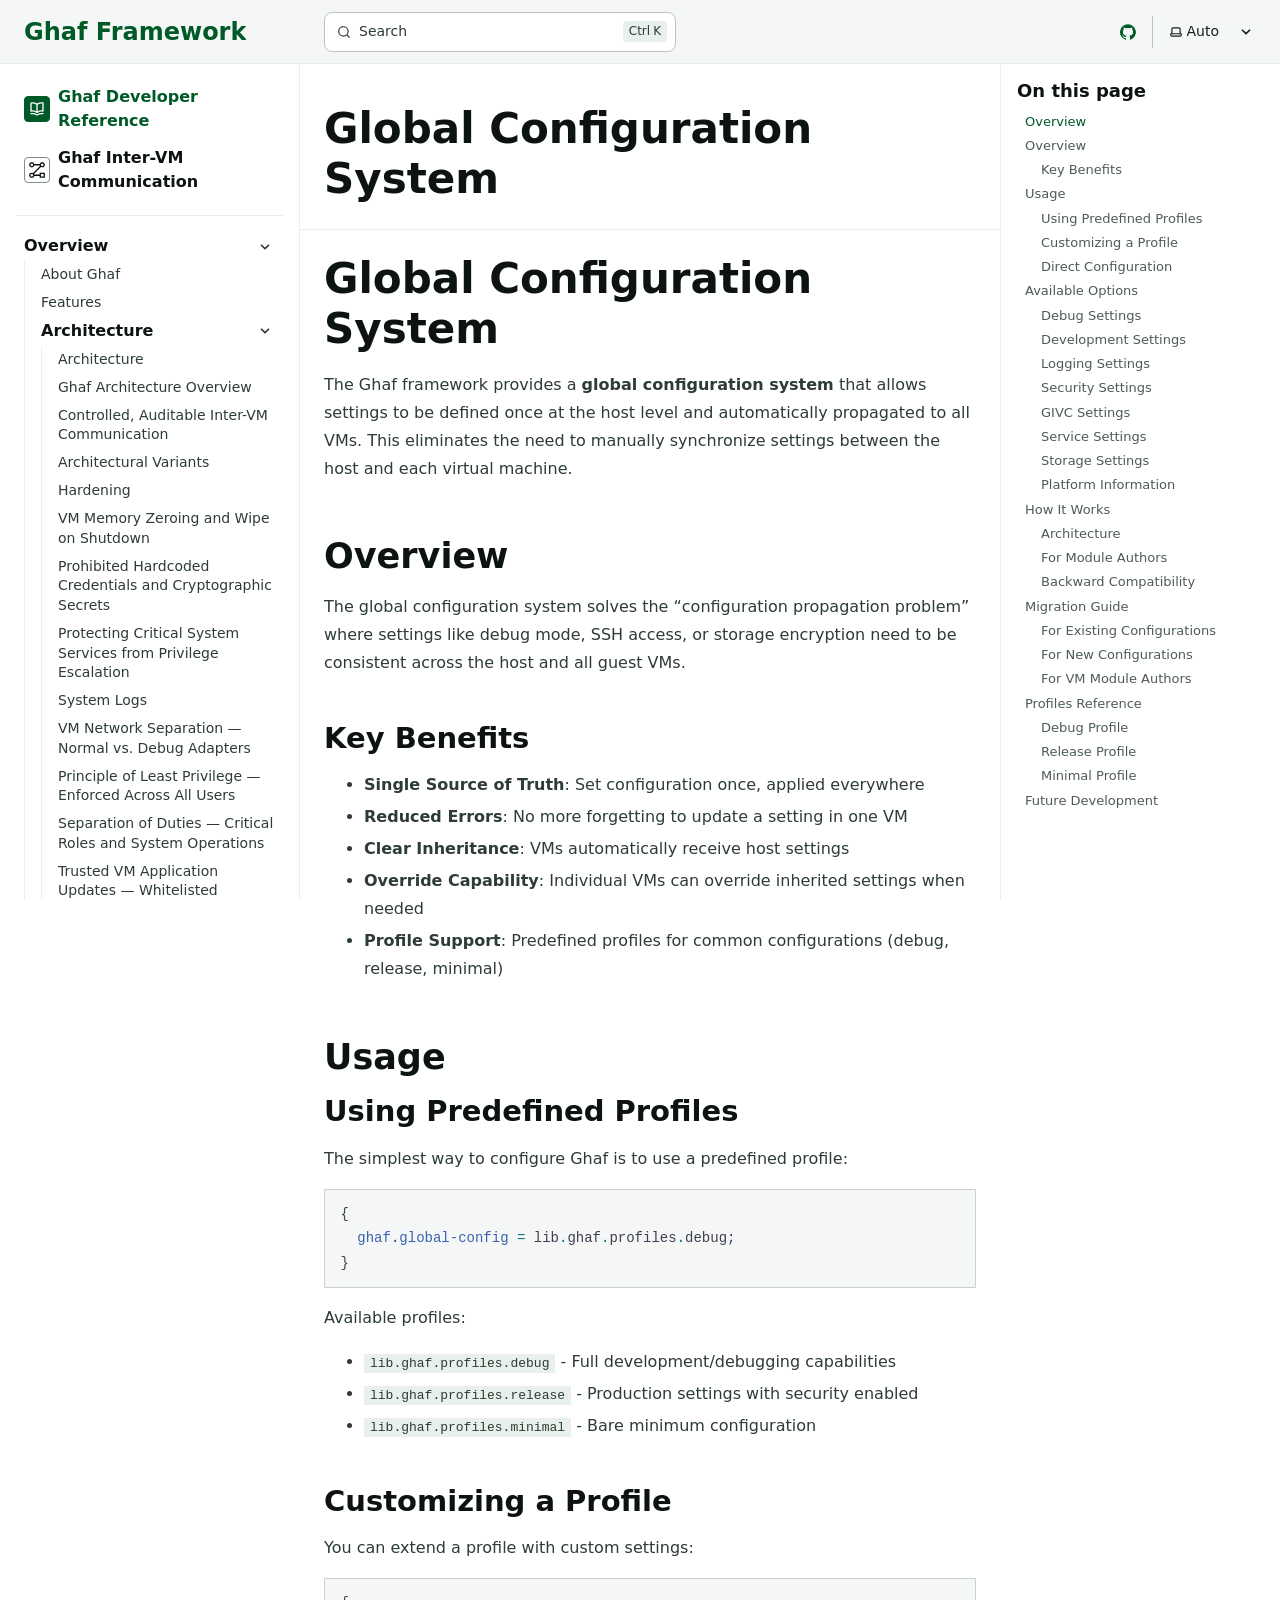
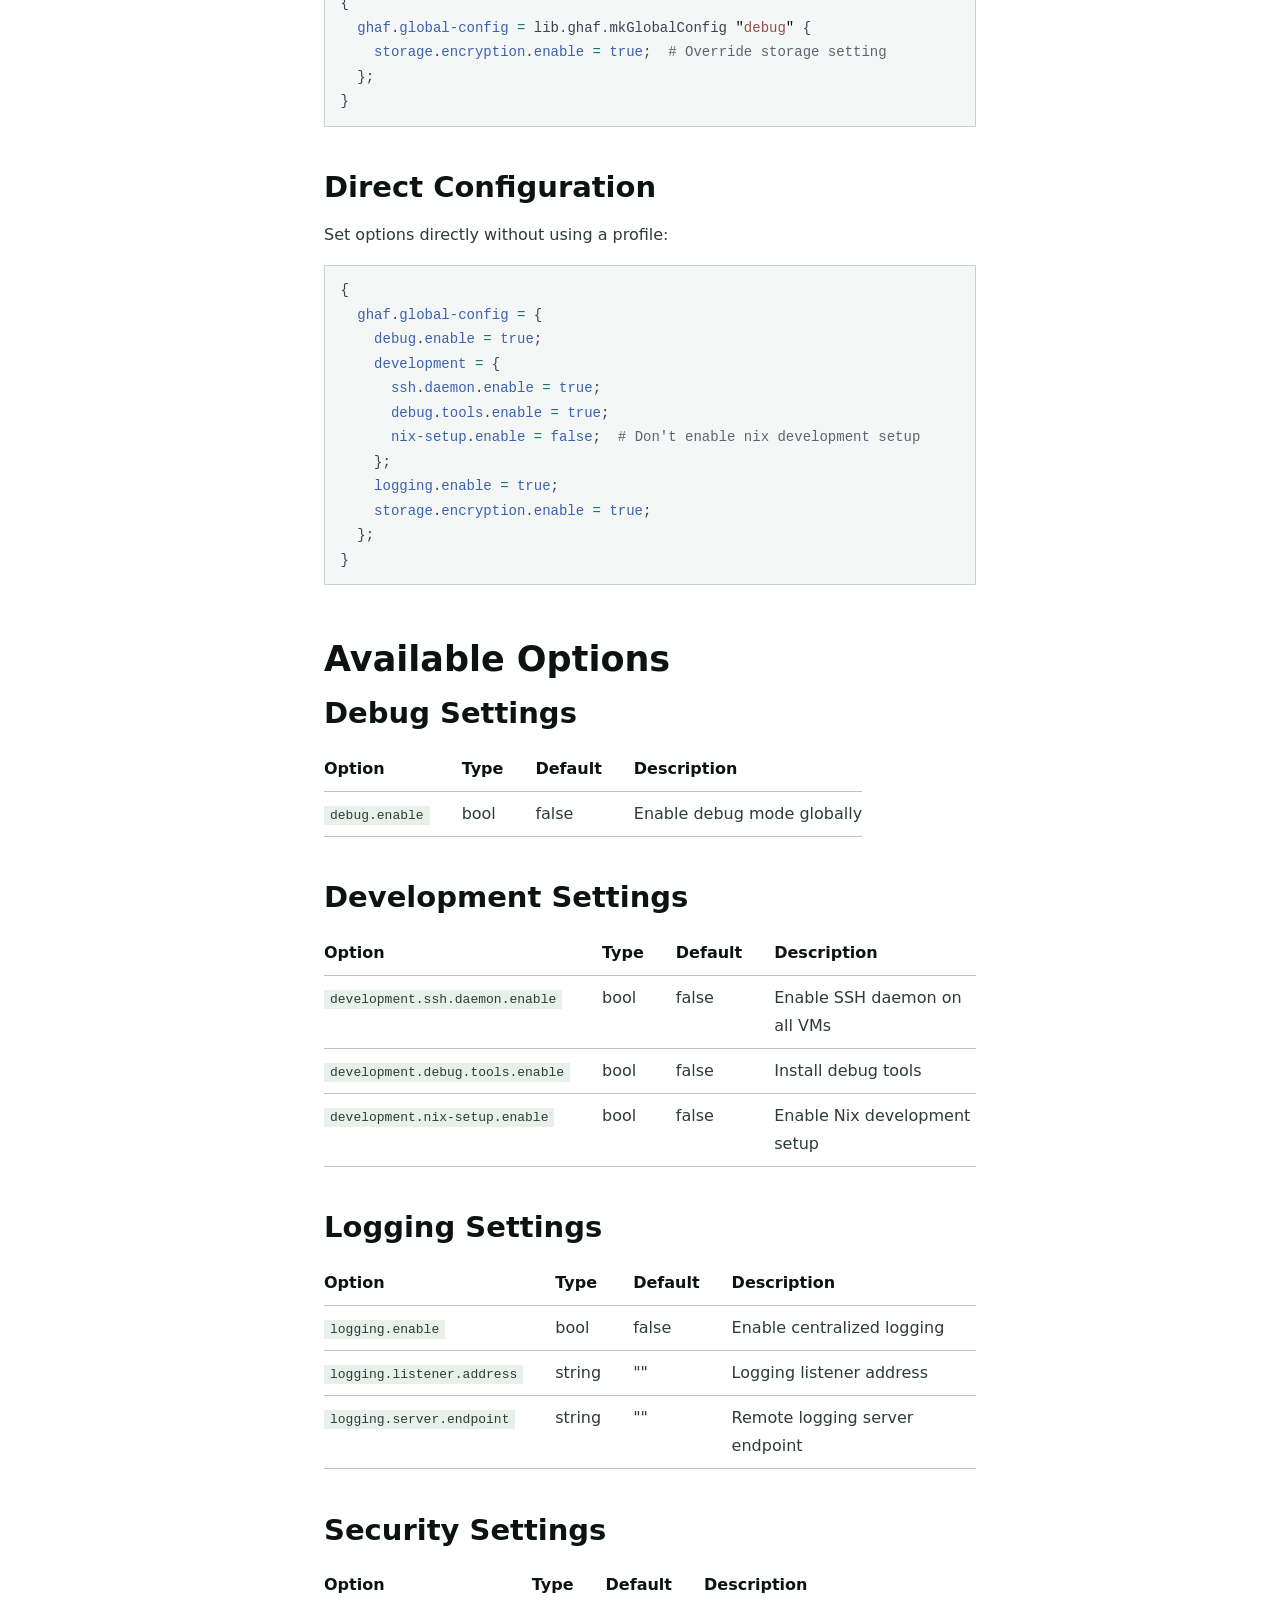
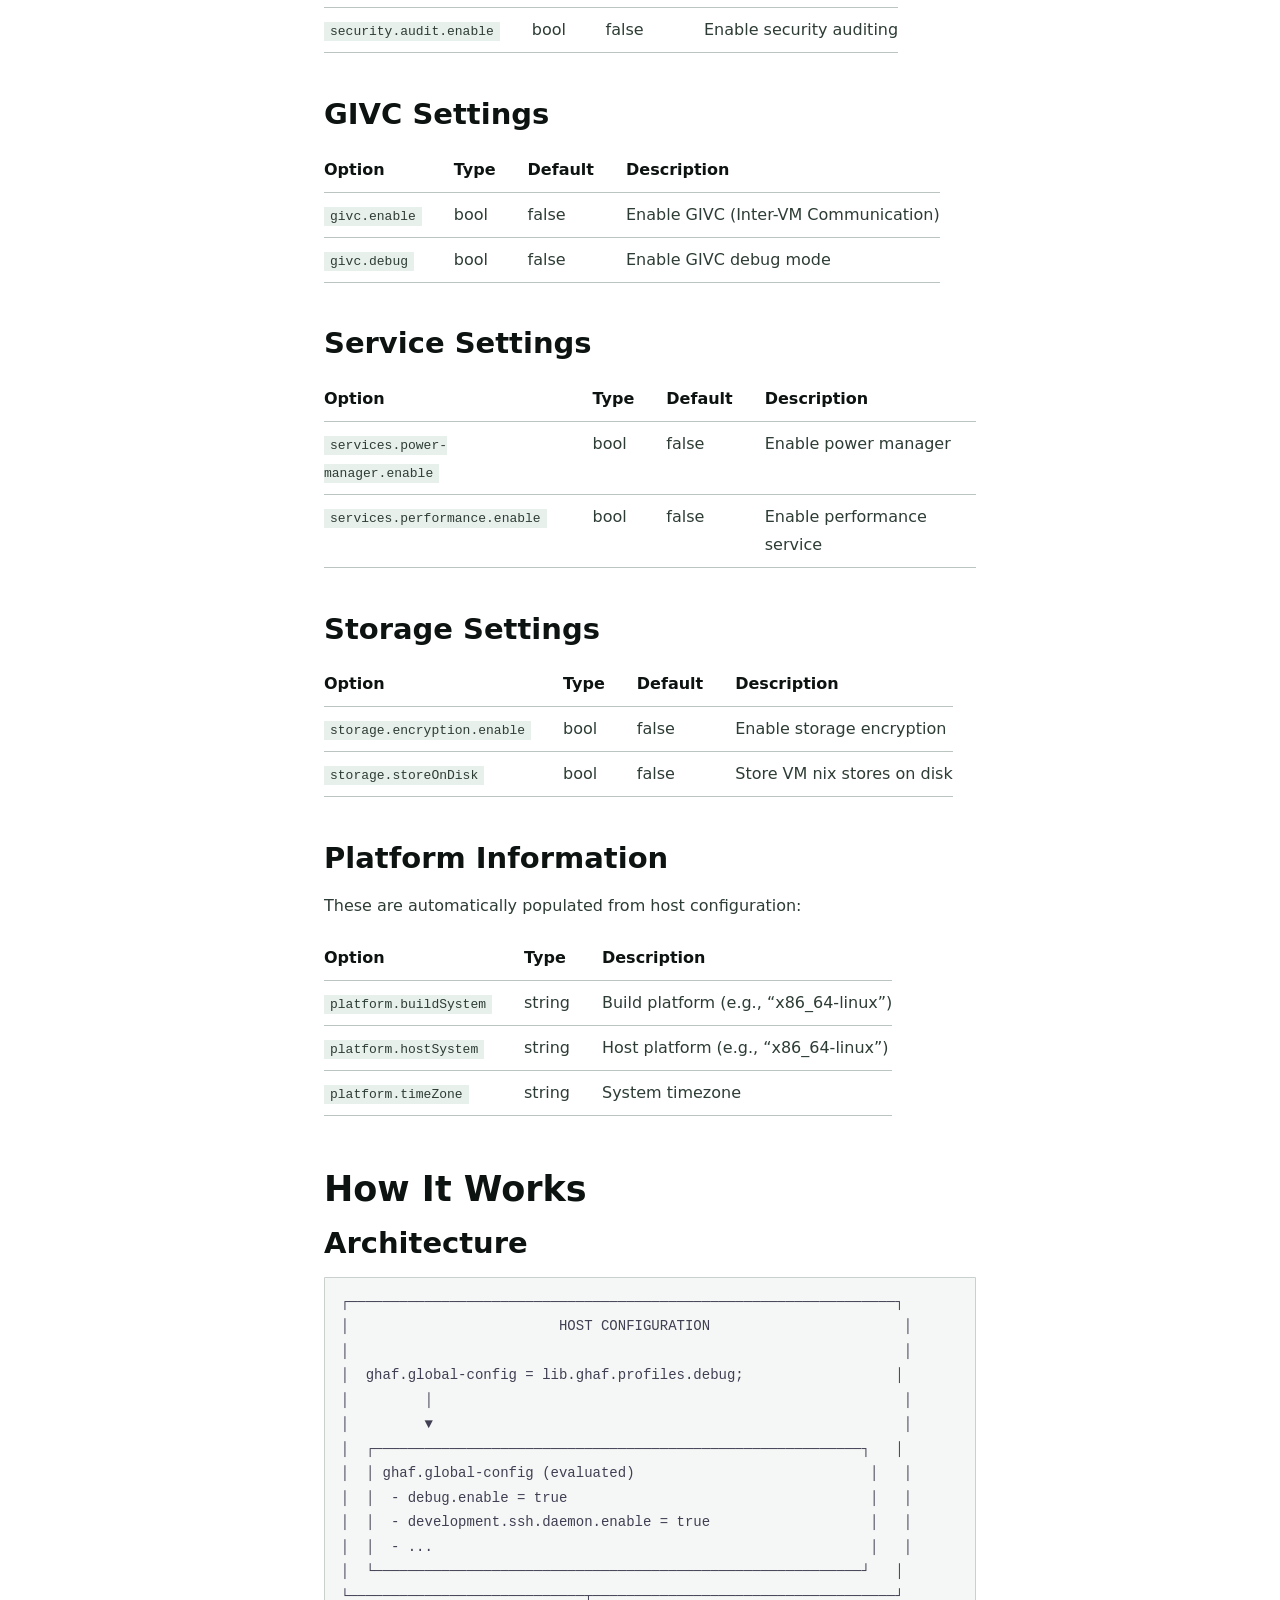
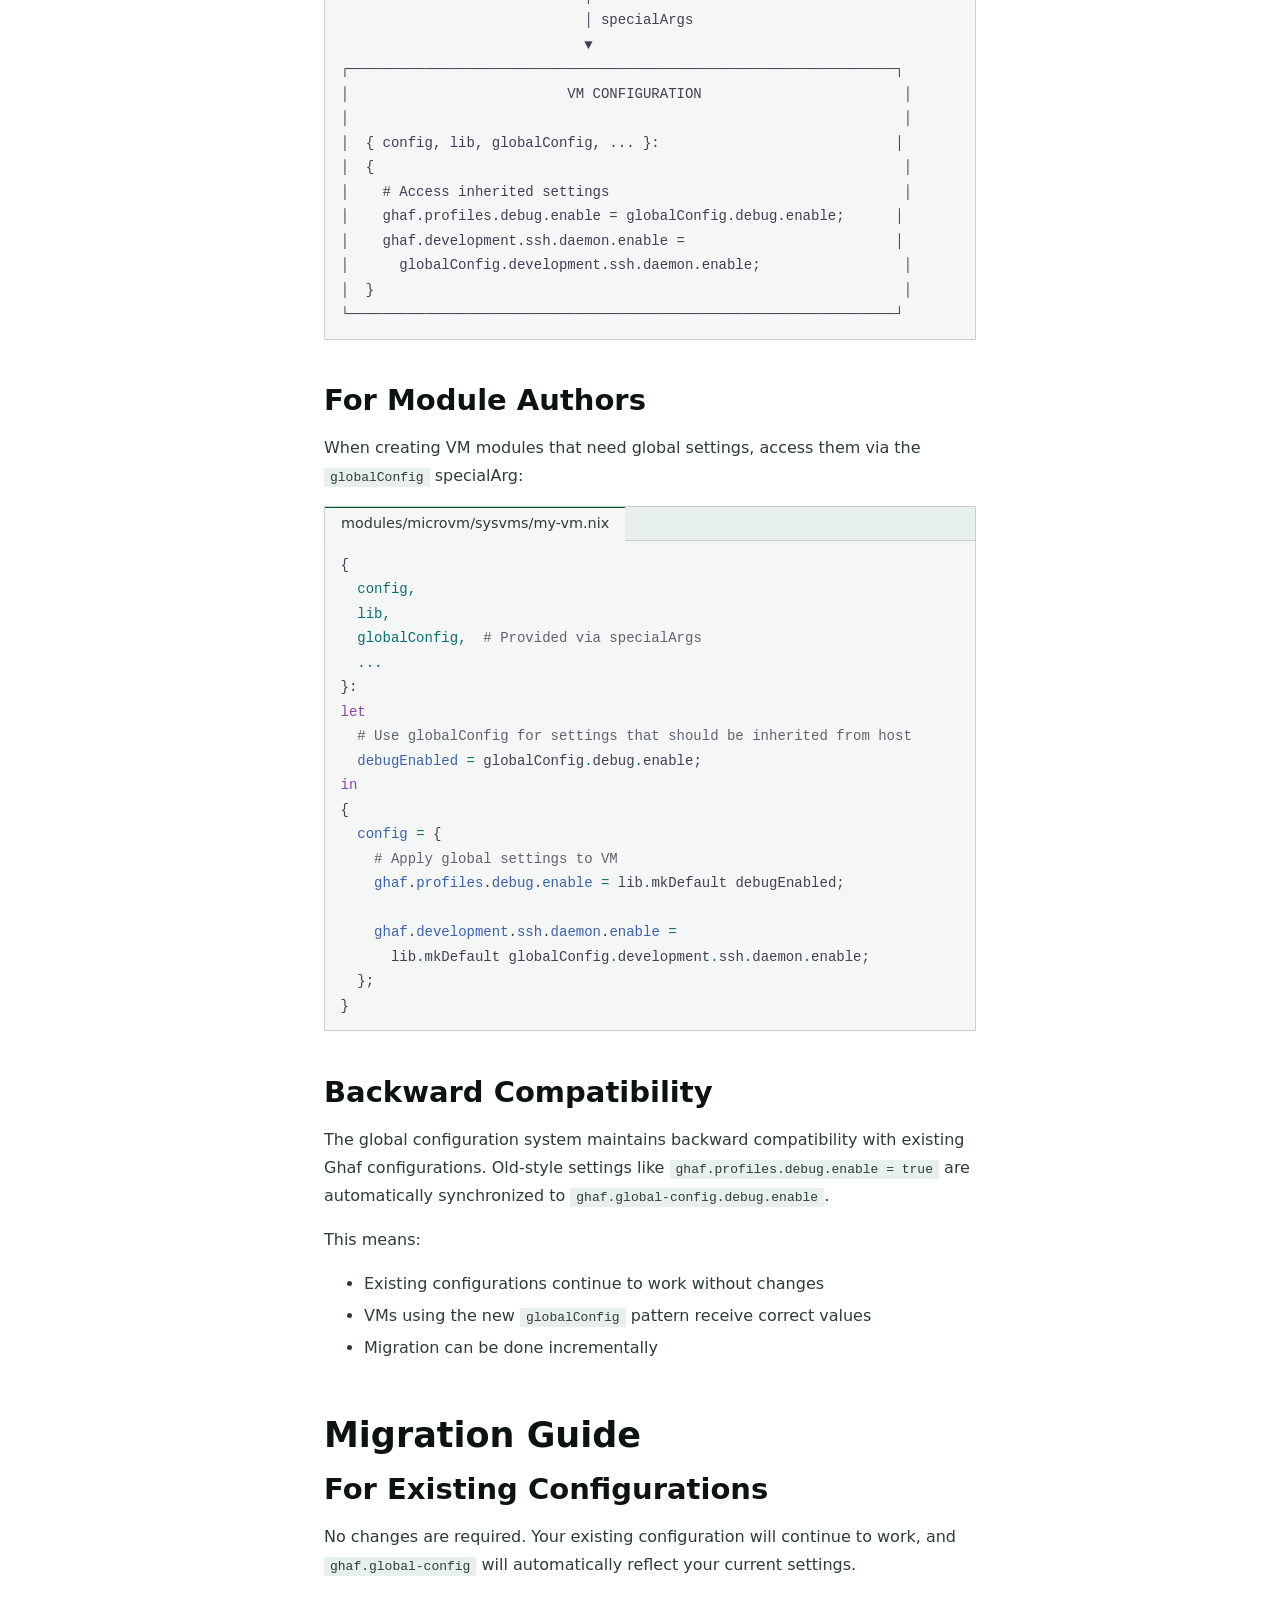
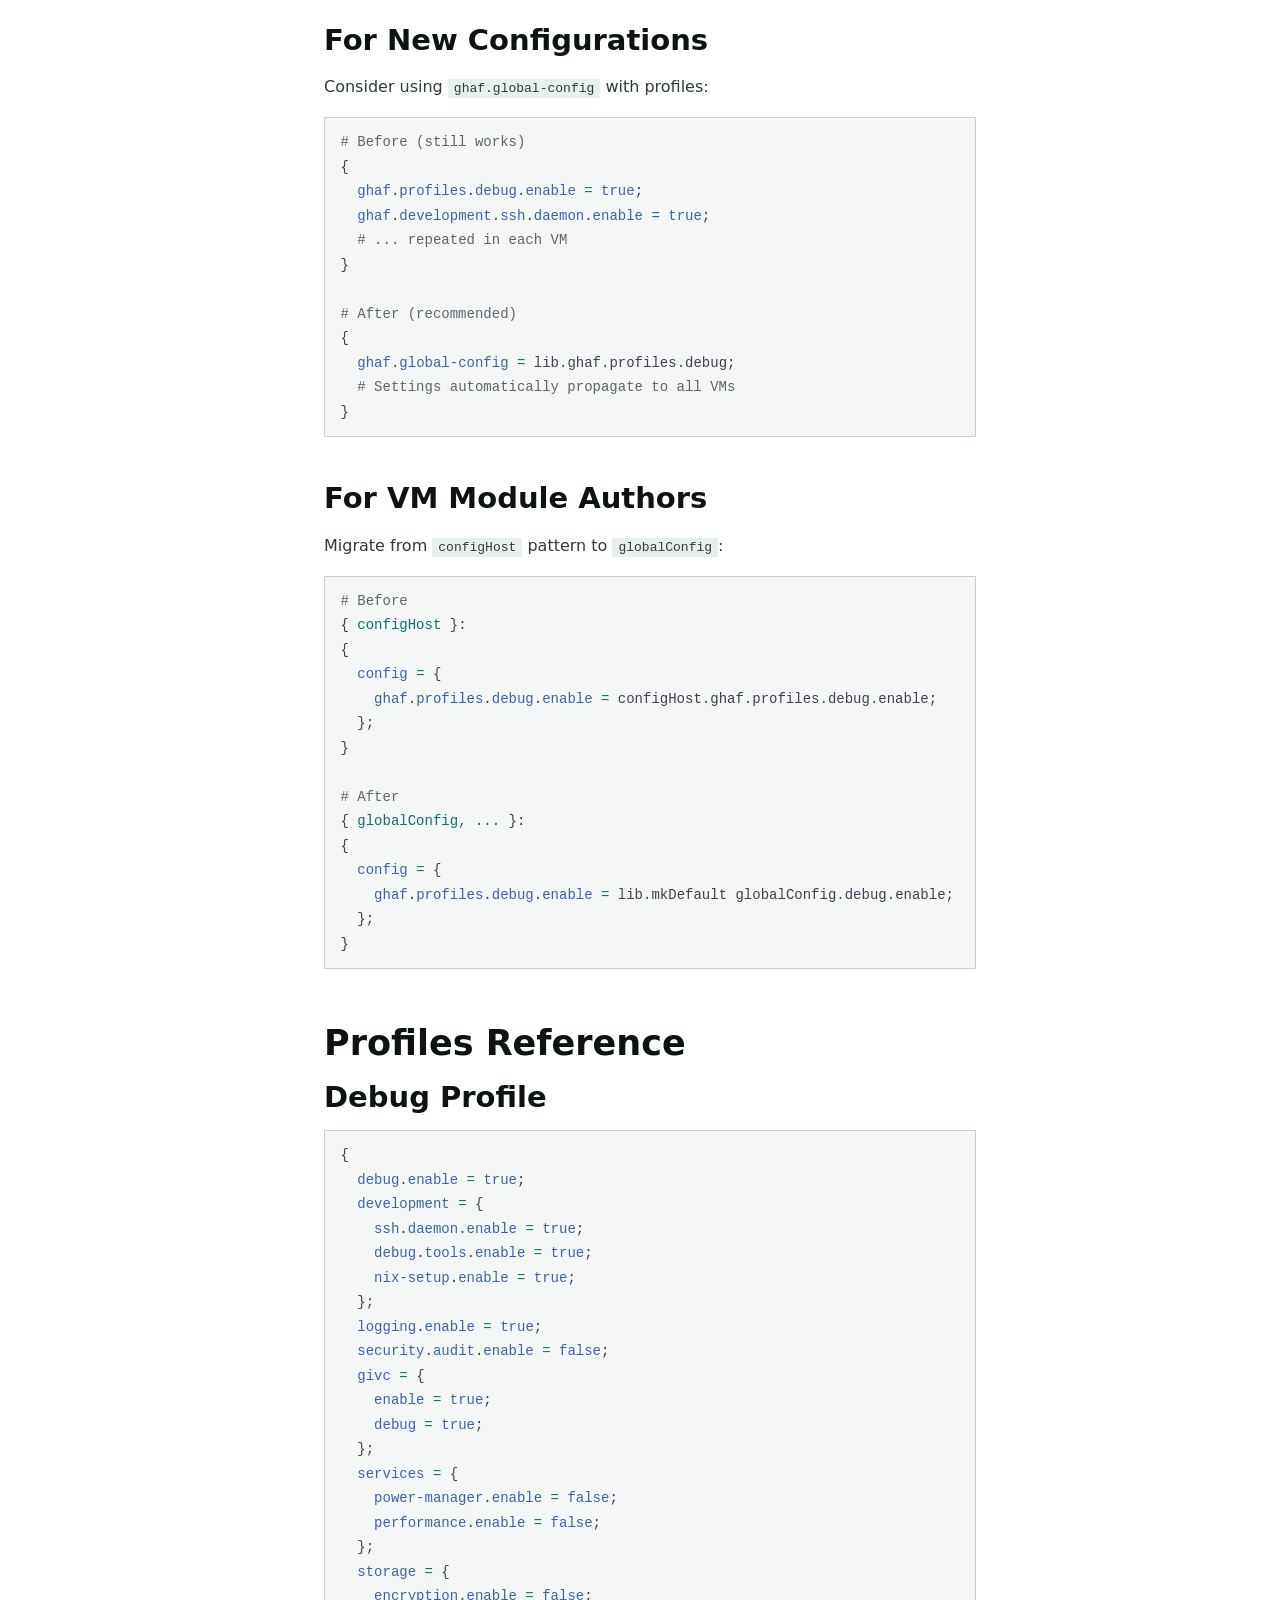
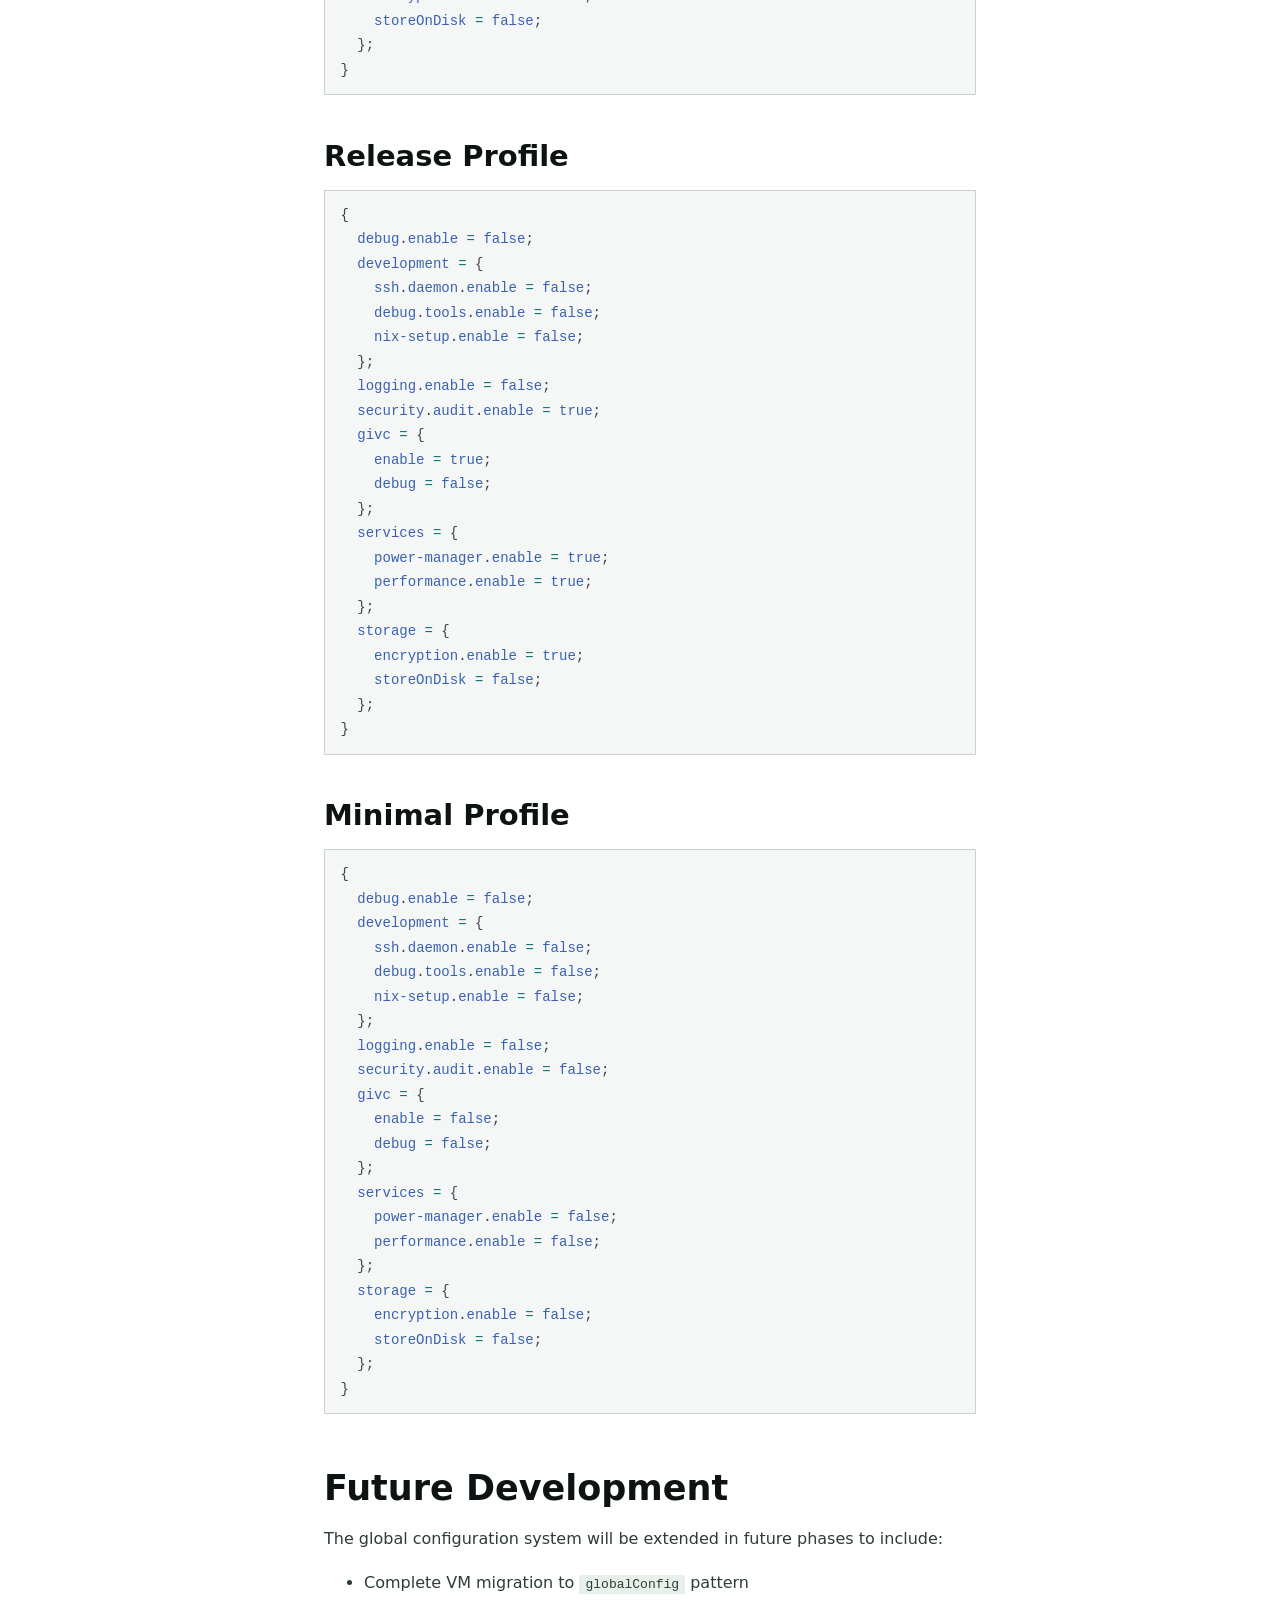
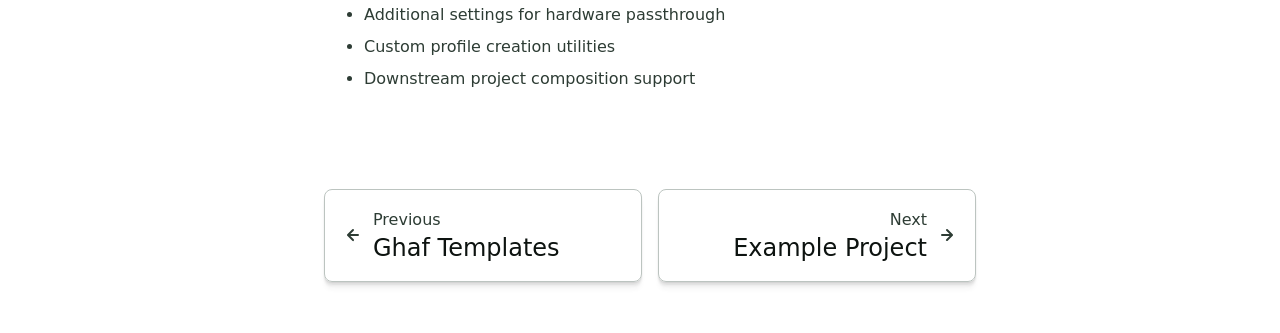
<file: ghaf/dev/global-config/index.html>
<!DOCTYPE html><html lang="en" dir="ltr" data-theme="dark" data-has-toc data-has-sidebar class="astro-bguv2lll"> <head><meta charset="utf-8"/><meta name="viewport" content="width=device-width, initial-scale=1"/><title>Global Configuration System | Ghaf Framework</title><link rel="canonical" href="https://ghaf.tii.ae/ghaf/dev/global-config/"/><link rel="sitemap" href="/sitemap-index.xml"/><link rel="shortcut icon" href="/favicon.svg" type="image/svg+xml"/><meta name="generator" content="Astro v5.17.1"/><meta name="generator" content="Starlight v0.37.6"/><meta property="og:title" content="Global Configuration System"/><meta property="og:type" content="article"/><meta property="og:url" content="https://ghaf.tii.ae/ghaf/dev/global-config/"/><meta property="og:locale" content="en"/><meta property="og:site_name" content="Ghaf Framework"/><meta name="twitter:card" content="summary_large_image"/><script>
	window.StarlightThemeProvider = (() => {
		const storedTheme =
			typeof localStorage !== 'undefined' && localStorage.getItem('starlight-theme');
		const theme =
			storedTheme ||
			(window.matchMedia('(prefers-color-scheme: light)').matches ? 'light' : 'dark');
		document.documentElement.dataset.theme = theme === 'light' ? 'light' : 'dark';
		return {
			updatePickers(theme = storedTheme || 'auto') {
				document.querySelectorAll('starlight-theme-select').forEach((picker) => {
					const select = picker.querySelector('select');
					if (select) select.value = theme;
					/** @type {HTMLTemplateElement | null} */
					const tmpl = document.querySelector(`#theme-icons`);
					const newIcon = tmpl && tmpl.content.querySelector('.' + theme);
					if (newIcon) {
						const oldIcon = picker.querySelector('svg.label-icon');
						if (oldIcon) {
							oldIcon.replaceChildren(...newIcon.cloneNode(true).childNodes);
						}
					}
				});
			},
		};
	})();
</script><template id="theme-icons"><svg aria-hidden="true" class="light astro-c6vsoqas" width="16" height="16" viewBox="0 0 24 24" fill="currentColor" style="--sl-icon-size: 1em;"><path d="M5 12a1 1 0 0 0-1-1H3a1 1 0 0 0 0 2h1a1 1 0 0 0 1-1Zm.64 5-.71.71a1 1 0 0 0 0 1.41 1 1 0 0 0 1.41 0l.71-.71A1 1 0 0 0 5.64 17ZM12 5a1 1 0 0 0 1-1V3a1 1 0 0 0-2 0v1a1 1 0 0 0 1 1Zm5.66 2.34a1 1 0 0 0 .7-.29l.71-.71a1 1 0 1 0-1.41-1.41l-.66.71a1 1 0 0 0 0 1.41 1 1 0 0 0 .66.29Zm-12-.29a1 1 0 0 0 1.41 0 1 1 0 0 0 0-1.41l-.71-.71a1.004 1.004 0 1 0-1.43 1.41l.73.71ZM21 11h-1a1 1 0 0 0 0 2h1a1 1 0 0 0 0-2Zm-2.64 6A1 1 0 0 0 17 18.36l.71.71a1 1 0 0 0 1.41 0 1 1 0 0 0 0-1.41l-.76-.66ZM12 6.5a5.5 5.5 0 1 0 5.5 5.5A5.51 5.51 0 0 0 12 6.5Zm0 9a3.5 3.5 0 1 1 0-7 3.5 3.5 0 0 1 0 7Zm0 3.5a1 1 0 0 0-1 1v1a1 1 0 0 0 2 0v-1a1 1 0 0 0-1-1Z"/></svg><svg aria-hidden="true" class="dark astro-c6vsoqas" width="16" height="16" viewBox="0 0 24 24" fill="currentColor" style="--sl-icon-size: 1em;"><path d="M21.64 13a1 1 0 0 0-1.05-.14 8.049 8.049 0 0 1-3.37.73 8.15 8.15 0 0 1-8.14-8.1 8.59 8.59 0 0 1 .25-2A1 1 0 0 0 8 2.36a10.14 10.14 0 1 0 14 11.69 1 1 0 0 0-.36-1.05Zm-9.5 6.69A8.14 8.14 0 0 1 7.08 5.22v.27a10.15 10.15 0 0 0 10.14 10.14 9.784 9.784 0 0 0 2.1-.22 8.11 8.11 0 0 1-7.18 4.32v-.04Z"/></svg><svg aria-hidden="true" class="auto astro-c6vsoqas" width="16" height="16" viewBox="0 0 24 24" fill="currentColor" style="--sl-icon-size: 1em;"><path d="M21 14h-1V7a3 3 0 0 0-3-3H7a3 3 0 0 0-3 3v7H3a1 1 0 0 0-1 1v2a3 3 0 0 0 3 3h14a3 3 0 0 0 3-3v-2a1 1 0 0 0-1-1ZM6 7a1 1 0 0 1 1-1h10a1 1 0 0 1 1 1v7H6V7Zm14 10a1 1 0 0 1-1 1H5a1 1 0 0 1-1-1v-1h16v1Z"/></svg></template><link rel="stylesheet" href="/_astro/print.DNXP8c50.css" media="print"><link rel="stylesheet" href="/_astro/index.DRBrafbx.css">
<style>@layer starlight.components{:root{--sl-badge-default-border: var(--sl-color-accent);--sl-badge-default-bg: var(--sl-color-accent-low);--sl-badge-default-text: #fff;--sl-badge-note-border: var(--sl-color-blue);--sl-badge-note-bg: var(--sl-color-blue-low);--sl-badge-note-text: #fff;--sl-badge-danger-border: var(--sl-color-red);--sl-badge-danger-bg: var(--sl-color-red-low);--sl-badge-danger-text: #fff;--sl-badge-success-border: var(--sl-color-green);--sl-badge-success-bg: var(--sl-color-green-low);--sl-badge-success-text: #fff;--sl-badge-caution-border: var(--sl-color-orange);--sl-badge-caution-bg: var(--sl-color-orange-low);--sl-badge-caution-text: #fff;--sl-badge-tip-border: var(--sl-color-purple);--sl-badge-tip-bg: var(--sl-color-purple-low);--sl-badge-tip-text: #fff}[data-theme=light]:root{--sl-badge-default-bg: var(--sl-color-accent-high);--sl-badge-note-bg: var(--sl-color-blue-high);--sl-badge-danger-bg: var(--sl-color-red-high);--sl-badge-success-bg: var(--sl-color-green-high);--sl-badge-caution-bg: var(--sl-color-orange-high);--sl-badge-tip-bg: var(--sl-color-purple-high)}.sl-badge:where(.astro-avdet4wd){display:inline-block;border:1px solid var(--sl-color-border-badge);border-radius:.25rem;font-family:var(--sl-font-system-mono);line-height:normal;color:var(--sl-color-text-badge);background-color:var(--sl-color-bg-badge);overflow-wrap:anywhere}.sidebar-content .sl-badge:where(.astro-avdet4wd){line-height:1;font-size:var(--sl-text-xs);padding:.125rem .375rem}.sidebar-content a[aria-current=page]>.sl-badge:where(.astro-avdet4wd){--sl-color-bg-badge: transparent;--sl-color-border-badge: currentColor;color:inherit}.default:where(.astro-avdet4wd){--sl-color-bg-badge: var(--sl-badge-default-bg);--sl-color-border-badge: var(--sl-badge-default-border);--sl-color-text-badge: var(--sl-badge-default-text)}.note:where(.astro-avdet4wd){--sl-color-bg-badge: var(--sl-badge-note-bg);--sl-color-border-badge: var(--sl-badge-note-border);--sl-color-text-badge: var(--sl-badge-note-text)}.danger:where(.astro-avdet4wd){--sl-color-bg-badge: var(--sl-badge-danger-bg);--sl-color-border-badge: var(--sl-badge-danger-border);--sl-color-text-badge: var(--sl-badge-danger-text)}.success:where(.astro-avdet4wd){--sl-color-bg-badge: var(--sl-badge-success-bg);--sl-color-border-badge: var(--sl-badge-success-border);--sl-color-text-badge: var(--sl-badge-success-text)}.tip:where(.astro-avdet4wd){--sl-color-bg-badge: var(--sl-badge-tip-bg);--sl-color-border-badge: var(--sl-badge-tip-border);--sl-color-text-badge: var(--sl-badge-tip-text)}.caution:where(.astro-avdet4wd){--sl-color-bg-badge: var(--sl-badge-caution-bg);--sl-color-border-badge: var(--sl-badge-caution-border);--sl-color-text-badge: var(--sl-badge-caution-text)}.small:where(.astro-avdet4wd){font-size:var(--sl-text-xs);padding:.125rem .25rem}.medium:where(.astro-avdet4wd){font-size:var(--sl-text-sm);padding:.175rem .35rem}.large:where(.astro-avdet4wd){font-size:var(--sl-text-base);padding:.225rem .45rem}.sl-markdown-content :is(h1,h2,h3,h4,h5,h6) .sl-badge:where(.astro-avdet4wd){vertical-align:middle}}
@layer starlight.components{.card:where(.astro-v5tidmuc){--sl-card-border: var(--sl-color-purple);--sl-card-bg: var(--sl-color-purple-low);border:1px solid var(--sl-color-gray-5);background-color:var(--sl-color-black);padding:clamp(1rem,calc(.125rem + 3vw),2.5rem);flex-direction:column;gap:clamp(.5rem,calc(.125rem + 1vw),1rem)}.card:where(.astro-v5tidmuc):nth-child(4n+1){--sl-card-border: var(--sl-color-orange);--sl-card-bg: var(--sl-color-orange-low)}.card:where(.astro-v5tidmuc):nth-child(4n+3){--sl-card-border: var(--sl-color-green);--sl-card-bg: var(--sl-color-green-low)}.card:where(.astro-v5tidmuc):nth-child(4n+4){--sl-card-border: var(--sl-color-red);--sl-card-bg: var(--sl-color-red-low)}.card:where(.astro-v5tidmuc):nth-child(4n+5){--sl-card-border: var(--sl-color-blue);--sl-card-bg: var(--sl-color-blue-low)}.title:where(.astro-v5tidmuc){font-weight:600;font-size:var(--sl-text-h4);color:var(--sl-color-white);line-height:var(--sl-line-height-headings);gap:1rem;align-items:center}.card:where(.astro-v5tidmuc) .icon:where(.astro-v5tidmuc){border:1px solid var(--sl-card-border);background-color:var(--sl-card-bg);padding:.2em;border-radius:.25rem;flex-shrink:0}.card:where(.astro-v5tidmuc) .body:where(.astro-v5tidmuc){margin:0;font-size:clamp(var(--sl-text-sm),calc(.5rem + 1vw),var(--sl-text-body))}}
@layer starlight.components{.card-grid:where(.astro-zntqmydn){display:grid;grid-template-columns:100%;gap:1rem}.card-grid:where(.astro-zntqmydn)>*{margin-top:0!important}@media(min-width:50rem){.card-grid:where(.astro-zntqmydn){grid-template-columns:1fr 1fr;gap:1.5rem}.stagger:where(.astro-zntqmydn){--stagger-height: 5rem;padding-bottom:var(--stagger-height)}.stagger:where(.astro-zntqmydn)>*:nth-child(2n){transform:translateY(var(--stagger-height))}}}
@layer starlight.components{svg:where(.astro-c6vsoqas){color:var(--sl-icon-color);font-size:var(--sl-icon-size, 1em);width:1em;height:1em}}
@layer starlight.components{starlight-tabs:where(.astro-esqgolmp){display:block}.tablist-wrapper:where(.astro-esqgolmp){overflow-x:auto}:where(.astro-esqgolmp)[role=tablist]{display:flex;list-style:none;border-bottom:2px solid var(--sl-color-gray-5);padding:0}.tab:where(.astro-esqgolmp){display:flex}.tab:where(.astro-esqgolmp)>:where(.astro-esqgolmp)[role=tab]{--sl-tab-color-border: var(--sl-color-gray-5);display:flex;align-items:center;gap:.5rem;line-height:var(--sl-line-height-headings);padding:.275rem 1.25rem;text-decoration:none;box-shadow:0 2px 0 var(--sl-tab-color-border);color:var(--sl-color-gray-3);outline-offset:var(--sl-outline-offset-inside);overflow-wrap:initial}.tab:where(.astro-esqgolmp) :where(.astro-esqgolmp)[role=tab][aria-selected=true]{--sl-tab-color-border: var(--sl-color-text-accent);color:var(--sl-color-white);font-weight:600}.tablist-wrapper:where(.astro-esqgolmp)~[role=tabpanel]{margin-top:1rem}}
@layer starlight.components{.sl-steps{--bullet-size: calc(var(--sl-line-height) * 1rem);--bullet-margin: .375rem;list-style:none;counter-reset:steps-counter var(--sl-steps-start, 0);padding-inline-start:0}.sl-steps>li{counter-increment:steps-counter;position:relative;padding-inline-start:calc(var(--bullet-size) + 1rem);padding-bottom:1px;min-height:calc(var(--bullet-size) + var(--bullet-margin))}.sl-steps>li+li{margin-top:0}.sl-steps>li:before{content:counter(steps-counter);position:absolute;top:0;inset-inline-start:0;width:var(--bullet-size);height:var(--bullet-size);line-height:var(--bullet-size);font-size:var(--sl-text-xs);font-weight:600;text-align:center;color:var(--sl-color-white);background-color:var(--sl-color-gray-6);border-radius:99rem;box-shadow:inset 0 0 0 1px var(--sl-color-gray-5)}.sl-steps>li:after{--guide-width: 1px;content:"";position:absolute;top:calc(var(--bullet-size) + var(--bullet-margin));bottom:var(--bullet-margin);inset-inline-start:calc((var(--bullet-size) - var(--guide-width)) / 2);width:var(--guide-width);background-color:var(--sl-color-hairline-light)}}@layer starlight.content{.sl-steps>li>:first-child{--lh: calc(1em * var(--sl-line-height));--shift-y: calc(.5 * (var(--bullet-size) - var(--lh)));transform:translateY(var(--shift-y));margin-bottom:var(--shift-y)}.sl-steps>li>:first-child:where(h1,h2,h3,h4,h5,h6){--lh: calc(1em * var(--sl-line-height-headings))}@supports (--prop: 1lh){.sl-steps>li>:first-child{--lh: 1lh}}}
@layer starlight.components{starlight-file-tree:where(.astro-p67cqifm){--x-space: 1.5rem;--y-space: .125rem;--y-pad: 0;display:block;border:1px solid var(--sl-color-gray-5);padding:1rem;background-color:var(--sl-color-gray-6);font-size:var(--sl-text-xs);font-family:var(--__sl-font-mono);overflow-x:auto}starlight-file-tree:where(.astro-p67cqifm) .directory>details{border:0;padding:0;padding-inline-start:var(--x-space);background:transparent}starlight-file-tree:where(.astro-p67cqifm) .directory>details>summary{margin-inline-start:calc(-1 * var(--x-space));border:0;padding:var(--y-pad) .625rem;font-weight:400;color:var(--sl-color-white);max-width:100%}starlight-file-tree:where(.astro-p67cqifm) .directory>details>summary::marker,starlight-file-tree:where(.astro-p67cqifm) .directory>details>summary::-webkit-details-marker{color:var(--sl-color-gray-3)}starlight-file-tree:where(.astro-p67cqifm) .directory>details>summary:hover,starlight-file-tree:where(.astro-p67cqifm) .directory>details>summary:hover .tree-icon{cursor:pointer;color:var(--sl-color-text-accent);fill:currentColor}starlight-file-tree:where(.astro-p67cqifm) .directory>details>summary:hover~ul{border-color:var(--sl-color-gray-4)}starlight-file-tree:where(.astro-p67cqifm) .directory>details>summary:hover .highlight .tree-icon{color:var(--sl-color-text-invert);fill:currentColor}starlight-file-tree:where(.astro-p67cqifm) ul{margin-inline-start:.5rem;border-inline-start:1px solid var(--sl-color-gray-5);padding:0;padding-inline-start:.125rem;list-style:none}starlight-file-tree:where(.astro-p67cqifm)>ul{margin:0;border:0;padding:0}starlight-file-tree:where(.astro-p67cqifm) li{margin:var(--y-space) 0;padding:var(--y-pad) 0}starlight-file-tree:where(.astro-p67cqifm) .file{margin-inline-start:calc(var(--x-space) - .125rem);color:var(--sl-color-white)}starlight-file-tree:where(.astro-p67cqifm) .tree-entry{display:inline-flex;align-items:flex-start;flex-wrap:wrap;max-width:calc(100% - 1rem)}@media(min-width:30em){starlight-file-tree:where(.astro-p67cqifm) .tree-entry{flex-wrap:nowrap}}starlight-file-tree:where(.astro-p67cqifm) .tree-entry>:first-child{flex-shrink:0}starlight-file-tree:where(.astro-p67cqifm) .empty{color:var(--sl-color-gray-3);padding-inline-start:.375rem}starlight-file-tree:where(.astro-p67cqifm) .comment{color:var(--sl-color-gray-3);padding-inline-start:1.625rem;max-width:24rem;min-width:12rem}starlight-file-tree:where(.astro-p67cqifm) .highlight{display:inline-block;border-radius:.25rem;padding-inline-end:.5rem;color:var(--sl-color-text-invert);background-color:var(--sl-color-text-accent)}starlight-file-tree:where(.astro-p67cqifm) svg{display:inline;fill:var(--sl-color-gray-3);vertical-align:middle;margin-inline:.25rem .375rem;width:.875rem;height:.875rem}starlight-file-tree:where(.astro-p67cqifm) .highlight svg.tree-icon{fill:currentColor}}
@layer starlight.components{.sl-link-button:where(.astro-xwgiixxa){align-items:center;border:1px solid transparent;border-radius:999rem;display:inline-flex;font-size:var(--sl-text-sm);gap:.5em;line-height:1.1875;outline-offset:.25rem;padding:.4375rem 1.125rem;text-decoration:none}.sl-link-button:where(.astro-xwgiixxa).primary{background:var(--sl-color-text-accent);border-color:var(--sl-color-text-accent);color:var(--sl-color-black)}.sl-link-button:where(.astro-xwgiixxa).primary:hover{color:var(--sl-color-black)}.sl-link-button:where(.astro-xwgiixxa).secondary{border-color:inherit;color:var(--sl-color-white)}.sl-link-button:where(.astro-xwgiixxa).minimal{color:var(--sl-color-white);padding-inline:0}.sl-link-button:where(.astro-xwgiixxa) svg{flex-shrink:0}@media(min-width:50rem){.sl-link-button:where(.astro-xwgiixxa){font-size:var(--sl-text-base);padding:.9375rem 1.25rem}}.sl-markdown-content .sl-link-button:where(.astro-xwgiixxa){margin-inline-end:1rem}.sl-markdown-content .sl-link-button:where(.astro-xwgiixxa):not(:where(p *)){margin-block:1rem}}
</style><script type="module" src="/_astro/page.B1D-nYk3.js"></script></head> <body class="astro-bguv2lll"> <a href="#_top" class="astro-7q3lir66">Skip to content</a>  <div class="page sl-flex astro-vrdttmbt"> <header class="header astro-vrdttmbt"><div class="header astro-kmkmnagf"> <div class="title-wrapper sl-flex astro-kmkmnagf"> <a href="/" class="site-title sl-flex astro-m46x6ez3">  <span class="astro-m46x6ez3" translate="no"> Ghaf Framework </span> </a>  </div> <div class="sl-flex print:hidden astro-kmkmnagf"> <site-search class="astro-kmkmnagf astro-v37mnknz" data-translations="{&#34;placeholder&#34;:&#34;Search&#34;}"> <button data-open-modal disabled aria-label="Search" aria-keyshortcuts="Control+K" class="astro-v37mnknz"> <svg aria-hidden="true" class="astro-v37mnknz astro-c6vsoqas" width="16" height="16" viewBox="0 0 24 24" fill="currentColor" style="--sl-icon-size: 1em;"><path d="M21.71 20.29 18 16.61A9 9 0 1 0 16.61 18l3.68 3.68a.999.999 0 0 0 1.42 0 1 1 0 0 0 0-1.39ZM11 18a7 7 0 1 1 0-14 7 7 0 0 1 0 14Z"/></svg> <span class="sl-hidden md:sl-block astro-v37mnknz" aria-hidden="true">Search</span> <kbd class="sl-hidden md:sl-flex astro-v37mnknz" style="display: none;"> <kbd class="astro-v37mnknz">Ctrl</kbd><kbd class="astro-v37mnknz">K</kbd> </kbd> </button> <dialog style="padding:0" aria-label="Search" class="astro-v37mnknz"> <div class="dialog-frame sl-flex astro-v37mnknz">  <button data-close-modal class="sl-flex md:sl-hidden astro-v37mnknz"> Cancel </button> <div class="search-container astro-v37mnknz"> <div id="starlight__search" class="astro-v37mnknz"></div> </div> </div> </dialog> </site-search>  <script>
	(() => {
		const openBtn = document.querySelector('button[data-open-modal]');
		const shortcut = openBtn?.querySelector('kbd');
		if (!openBtn || !(shortcut instanceof HTMLElement)) return;
		const platformKey = shortcut.querySelector('kbd');
		if (platformKey && /(Mac|iPhone|iPod|iPad)/i.test(navigator.platform)) {
			platformKey.textContent = '⌘';
			openBtn.setAttribute('aria-keyshortcuts', 'Meta+K');
		}
		shortcut.style.display = '';
	})();
</script> <script type="module" src="/_astro/Search.astro_astro_type_script_index_0_lang.cjYDvRdi.js"></script>   </div> <div class="sl-hidden md:sl-flex print:hidden right-group astro-kmkmnagf"> <div class="sl-flex social-icons astro-kmkmnagf"> <a href="https://github.com/tiiuae/ghaf" rel="me" class="sl-flex astro-wy4te6ga"><span class="sr-only astro-wy4te6ga">GitHub</span><svg aria-hidden="true" class="astro-wy4te6ga astro-c6vsoqas" width="16" height="16" viewBox="0 0 24 24" fill="currentColor" style="--sl-icon-size: 1em;"><path d="M12 .3a12 12 0 0 0-3.8 23.38c.6.12.83-.26.83-.57L9 21.07c-3.34.72-4.04-1.61-4.04-1.61-.55-1.39-1.34-1.76-1.34-1.76-1.08-.74.09-.73.09-.73 1.2.09 1.83 1.24 1.83 1.24 1.08 1.83 2.81 1.3 3.5 1 .1-.78.42-1.31.76-1.61-2.67-.3-5.47-1.33-5.47-5.93 0-1.31.47-2.38 1.24-3.22-.14-.3-.54-1.52.1-3.18 0 0 1-.32 3.3 1.23a11.5 11.5 0 0 1 6 0c2.28-1.55 3.29-1.23 3.29-1.23.64 1.66.24 2.88.12 3.18a4.65 4.65 0 0 1 1.23 3.22c0 4.61-2.8 5.63-5.48 5.92.42.36.81 1.1.81 2.22l-.01 3.29c0 .31.2.69.82.57A12 12 0 0 0 12 .3Z"/></svg></a> </div> <starlight-theme-select>  <label style="--sl-select-width: 6.25em" class="astro-4yphtoen"> <span class="sr-only astro-4yphtoen">Select theme</span> <svg aria-hidden="true" class="icon label-icon astro-4yphtoen astro-c6vsoqas" width="16" height="16" viewBox="0 0 24 24" fill="currentColor" style="--sl-icon-size: 1em;"><path d="M21 14h-1V7a3 3 0 0 0-3-3H7a3 3 0 0 0-3 3v7H3a1 1 0 0 0-1 1v2a3 3 0 0 0 3 3h14a3 3 0 0 0 3-3v-2a1 1 0 0 0-1-1ZM6 7a1 1 0 0 1 1-1h10a1 1 0 0 1 1 1v7H6V7Zm14 10a1 1 0 0 1-1 1H5a1 1 0 0 1-1-1v-1h16v1Z"/></svg> <select autocomplete="off" class="astro-4yphtoen"> <option value="dark" class="astro-4yphtoen">Dark</option><option value="light" class="astro-4yphtoen">Light</option><option value="auto" selected class="astro-4yphtoen">Auto</option> </select> <svg aria-hidden="true" class="icon caret astro-4yphtoen astro-c6vsoqas" width="16" height="16" viewBox="0 0 24 24" fill="currentColor" style="--sl-icon-size: 1em;"><path d="M17 9.17a1 1 0 0 0-1.41 0L12 12.71 8.46 9.17a1 1 0 1 0-1.41 1.42l4.24 4.24a1.002 1.002 0 0 0 1.42 0L17 10.59a1.002 1.002 0 0 0 0-1.42Z"/></svg> </label>  </starlight-theme-select>  <script>
	StarlightThemeProvider.updatePickers();
</script> <script type="module">const r="starlight-theme",o=e=>e==="auto"||e==="dark"||e==="light"?e:"auto",c=()=>o(typeof localStorage<"u"&&localStorage.getItem(r));function n(e){typeof localStorage<"u"&&localStorage.setItem(r,e==="light"||e==="dark"?e:"")}const l=()=>matchMedia("(prefers-color-scheme: light)").matches?"light":"dark";function t(e){StarlightThemeProvider.updatePickers(e),document.documentElement.dataset.theme=e==="auto"?l():e,n(e)}matchMedia("(prefers-color-scheme: light)").addEventListener("change",()=>{c()==="auto"&&t("auto")});class s extends HTMLElement{constructor(){super(),t(c()),this.querySelector("select")?.addEventListener("change",a=>{a.currentTarget instanceof HTMLSelectElement&&t(o(a.currentTarget.value))})}}customElements.define("starlight-theme-select",s);</script> <script type="module">class s extends HTMLElement{constructor(){super();const e=this.querySelector("select");e&&(e.addEventListener("change",t=>{t.currentTarget instanceof HTMLSelectElement&&(window.location.pathname=t.currentTarget.value)}),window.addEventListener("pageshow",t=>{if(!t.persisted)return;const n=e.querySelector("option[selected]")?.index;n!==e.selectedIndex&&(e.selectedIndex=n??0)}))}}customElements.define("starlight-lang-select",s);</script> </div> </div> </header> <nav class="sidebar print:hidden astro-vrdttmbt" aria-label="Main"> <starlight-menu-button class="print:hidden astro-jif73yzw"> <button aria-expanded="false" aria-label="Menu" aria-controls="starlight__sidebar" class="sl-flex md:sl-hidden astro-jif73yzw"> <svg aria-hidden="true" class="open-menu astro-jif73yzw astro-c6vsoqas" width="16" height="16" viewBox="0 0 24 24" fill="currentColor" style="--sl-icon-size: 1em;"><path d="M3 8h18a1 1 0 1 0 0-2H3a1 1 0 0 0 0 2Zm18 8H3a1 1 0 0 0 0 2h18a1 1 0 0 0 0-2Zm0-5H3a1 1 0 0 0 0 2h18a1 1 0 0 0 0-2Z"/></svg> <svg aria-hidden="true" class="close-menu astro-jif73yzw astro-c6vsoqas" width="16" height="16" viewBox="0 0 24 24" fill="currentColor" style="--sl-icon-size: 1em;"><path d="m13.41 12 6.3-6.29a1.004 1.004 0 1 0-1.42-1.42L12 10.59l-6.29-6.3a1.004 1.004 0 0 0-1.42 1.42l6.3 6.29-6.3 6.29a1 1 0 0 0 0 1.42.998.998 0 0 0 1.42 0l6.29-6.3 6.29 6.3a.999.999 0 0 0 1.42 0 1 1 0 0 0 0-1.42L13.41 12Z"/></svg> </button> </starlight-menu-button> <script type="module">class s extends HTMLElement{constructor(){super(),this.btn=this.querySelector("button"),this.btn.addEventListener("click",()=>this.toggleExpanded());const t=this.closest("nav");t&&t.addEventListener("keyup",e=>this.closeOnEscape(e))}setExpanded(t){this.setAttribute("aria-expanded",String(t)),document.body.toggleAttribute("data-mobile-menu-expanded",t)}toggleExpanded(){this.setExpanded(this.getAttribute("aria-expanded")!=="true")}closeOnEscape(t){t.code==="Escape"&&(this.setExpanded(!1),this.btn.focus())}}customElements.define("starlight-menu-button",s);</script>   <div id="starlight__sidebar" class="sidebar-pane astro-vrdttmbt"> <div class="sidebar-content sl-flex astro-vrdttmbt"> <ul class="starlight-sidebar-topics astro-2fh6iaza"> <li class="astro-2fh6iaza"> <a href="/ghaf/overview/" class="starlight-sidebar-topics-current astro-2fh6iaza"> <div class="starlight-sidebar-topics-icon astro-2fh6iaza"> <svg aria-hidden="true" class="astro-2fh6iaza astro-c6vsoqas" width="16" height="16" viewBox="0 0 24 24" fill="currentColor" style="--sl-icon-size: 1em;"><path d="M21.17 2.06A13.1 13.1 0 0 0 19 1.87a12.94 12.94 0 0 0-7 2.05 12.94 12.94 0 0 0-7-2 13.1 13.1 0 0 0-2.17.19 1 1 0 0 0-.83 1v12a1 1 0 0 0 1.17 1 10.9 10.9 0 0 1 8.25 1.91l.12.07h.11a.91.91 0 0 0 .7 0h.11l.12-.07A10.899 10.899 0 0 1 20.83 16 1 1 0 0 0 22 15V3a1 1 0 0 0-.83-.94ZM11 15.35a12.87 12.87 0 0 0-6-1.48H4v-10c.333-.02.667-.02 1 0a10.86 10.86 0 0 1 6 1.8v9.68Zm9-1.44h-1a12.87 12.87 0 0 0-6 1.48V5.67a10.86 10.86 0 0 1 6-1.8c.333-.02.667-.02 1 0v10.04Zm1.17 4.15a13.098 13.098 0 0 0-2.17-.19 12.94 12.94 0 0 0-7 2.05 12.94 12.94 0 0 0-7-2.05c-.727.003-1.453.066-2.17.19A1 1 0 0 0 2 19.21a1 1 0 0 0 1.17.79 10.9 10.9 0 0 1 8.25 1.91 1 1 0 0 0 1.16 0A10.9 10.9 0 0 1 20.83 20a1 1 0 0 0 1.17-.79 1 1 0 0 0-.83-1.15Z"/></svg> </div> <div class="astro-2fh6iaza"> Ghaf Developer Reference  </div> </a> </li><li class="astro-2fh6iaza"> <a href="/givc/overview/" class="astro-2fh6iaza"> <div class="starlight-sidebar-topics-icon astro-2fh6iaza"> <svg aria-hidden="true" class="astro-2fh6iaza astro-c6vsoqas" width="16" height="16" viewBox="0 0 24 24" fill="currentColor" style="--sl-icon-size: 1em;"><path d="M15.948 15.948L15.948 18.888L7.926 18.888Q7.800 18.384 7.506 17.922L7.506 17.922L17.922 7.506Q18.804 8.052 19.896 8.052L19.896 8.052Q21.408 8.052 22.542 7.023Q23.676 5.994 23.802 4.461Q23.928 2.928 22.983 1.710Q22.038 0.492 20.526 0.240Q19.014-0.012 17.733 0.828Q16.452 1.668 16.074 3.138L16.074 3.138L7.926 3.138Q7.548 1.710 6.330 0.870Q5.112 0.030 3.621 0.219Q2.130 0.408 1.164 1.521Q0.198 2.634 0.198 4.125Q0.198 5.616 1.164 6.729Q2.130 7.842 3.621 8.031Q5.112 8.220 6.330 7.380Q7.548 6.540 7.926 5.112L7.926 5.112L16.074 5.112Q16.200 5.616 16.494 6.078L16.494 6.078L6.078 16.494Q5.196 15.948 4.146 15.948L4.146 15.948Q2.592 15.948 1.458 16.977Q0.324 18.006 0.198 19.539Q0.072 21.072 1.017 22.290Q1.962 23.508 3.474 23.760Q4.986 24.012 6.267 23.172Q7.548 22.332 7.926 20.862L7.926 20.862L15.948 20.862L15.948 23.802L23.802 23.802L23.802 15.948L15.948 15.948ZM4.146 6.078L4.146 6.078Q3.432 6.078 2.886 5.637Q2.340 5.196 2.214 4.503Q2.088 3.810 2.403 3.201Q2.718 2.592 3.369 2.319Q4.020 2.046 4.692 2.256Q5.364 2.466 5.763 3.033Q6.162 3.600 6.099 4.314Q6.036 5.028 5.532 5.532L5.532 5.532Q4.944 6.078 4.146 6.078ZM19.854 2.172L19.854 2.172Q20.484 2.172 20.967 2.487Q21.450 2.802 21.681 3.369Q21.912 3.936 21.807 4.524Q21.702 5.112 21.282 5.532Q20.862 5.952 20.274 6.057Q19.686 6.162 19.119 5.931Q18.552 5.700 18.237 5.217Q17.922 4.734 17.922 4.104L17.922 4.104Q17.922 3.306 18.489 2.739Q19.056 2.172 19.854 2.172ZM4.146 21.828L4.146 21.828Q3.306 21.828 2.739 21.261Q2.172 20.694 2.172 19.875Q2.172 19.056 2.739 18.489Q3.306 17.922 4.125 17.922Q4.944 17.922 5.532 18.489Q6.120 19.056 6.120 19.875Q6.120 20.694 5.532 21.261Q4.944 21.828 4.146 21.828ZM17.922 21.828L17.922 17.922L21.828 17.922L21.828 21.828L17.922 21.828Z"/></svg> </div> <div class="astro-2fh6iaza"> Ghaf Inter-VM Communication  </div> </a> </li> </ul>  <sl-sidebar-state-persist data-hash="0756kz0" class="astro-kku4brbg"> <script aria-hidden="true">
		(() => {
			try {
				if (!matchMedia('(min-width: 50em)').matches) return;
				/** @type {HTMLElement | null} */
				const target = document.querySelector('sl-sidebar-state-persist');
				const state = JSON.parse(sessionStorage.getItem('sl-sidebar-state') || '0');
				if (!target || !state || target.dataset.hash !== state.hash) return;
				window._starlightScrollRestore = state.scroll;
				customElements.define(
					'sl-sidebar-restore',
					class SidebarRestore extends HTMLElement {
						connectedCallback() {
							try {
								const idx = parseInt(this.dataset.index || '');
								const details = this.closest('details');
								if (details && typeof state.open[idx] === 'boolean') details.open = state.open[idx];
							} catch {}
						}
					}
				);
			} catch {}
		})();
	</script>  <ul class="top-level astro-3ii7xxms"> <li class="astro-3ii7xxms"> <details open class="astro-3ii7xxms"> <summary class="astro-3ii7xxms"> <span class="group-label astro-3ii7xxms"> <span class="large astro-3ii7xxms">Overview</span>  </span> <svg aria-hidden="true" class="caret astro-3ii7xxms astro-c6vsoqas" width="16" height="16" viewBox="0 0 24 24" fill="currentColor" style="--sl-icon-size: 1.25rem;"><path d="m14.83 11.29-4.24-4.24a1 1 0 1 0-1.42 1.41L12.71 12l-3.54 3.54a1 1 0 0 0 0 1.41 1 1 0 0 0 .71.29 1 1 0 0 0 .71-.29l4.24-4.24a1.002 1.002 0 0 0 0-1.42Z"/></svg> </summary> <sl-sidebar-restore data-index="0"></sl-sidebar-restore> <ul class="astro-3ii7xxms"> <li class="astro-3ii7xxms"> <a href="/ghaf/overview/" class="astro-3ii7xxms"> <span class="astro-3ii7xxms">About Ghaf</span>  </a> </li><li class="astro-3ii7xxms"> <a href="/ghaf/overview/features/" class="astro-3ii7xxms"> <span class="astro-3ii7xxms">Features</span>  </a> </li><li class="astro-3ii7xxms"> <details open class="astro-3ii7xxms"> <summary class="astro-3ii7xxms"> <span class="group-label astro-3ii7xxms"> <span class="large astro-3ii7xxms">Architecture</span>  </span> <svg aria-hidden="true" class="caret astro-3ii7xxms astro-c6vsoqas" width="16" height="16" viewBox="0 0 24 24" fill="currentColor" style="--sl-icon-size: 1.25rem;"><path d="m14.83 11.29-4.24-4.24a1 1 0 1 0-1.42 1.41L12.71 12l-3.54 3.54a1 1 0 0 0 0 1.41 1 1 0 0 0 .71.29 1 1 0 0 0 .71-.29l4.24-4.24a1.002 1.002 0 0 0 0-1.42Z"/></svg> </summary> <sl-sidebar-restore data-index="1"></sl-sidebar-restore> <ul class="astro-3ii7xxms"> <li class="astro-3ii7xxms"> <a href="/ghaf/overview/arch/" class="astro-3ii7xxms"> <span class="astro-3ii7xxms">Architecture</span>  </a> </li><li class="astro-3ii7xxms"> <a href="/ghaf/overview/arch/system-architecture/" class="astro-3ii7xxms"> <span class="astro-3ii7xxms">Ghaf Architecture Overview</span>  </a> </li><li class="astro-3ii7xxms"> <a href="/ghaf/overview/arch/inter-vm-communication-control/" class="astro-3ii7xxms"> <span class="astro-3ii7xxms">Controlled, Auditable Inter-VM Communication</span>  </a> </li><li class="astro-3ii7xxms"> <a href="/ghaf/overview/arch/variants/" class="astro-3ii7xxms"> <span class="astro-3ii7xxms">Architectural Variants</span>  </a> </li><li class="astro-3ii7xxms"> <a href="/ghaf/overview/arch/hardening/" class="astro-3ii7xxms"> <span class="astro-3ii7xxms">Hardening</span>  </a> </li><li class="astro-3ii7xxms"> <a href="/ghaf/overview/arch/vm-memory-wipe/" class="astro-3ii7xxms"> <span class="astro-3ii7xxms">VM Memory Zeroing and Wipe on Shutdown</span>  </a> </li><li class="astro-3ii7xxms"> <a href="/ghaf/overview/arch/prohibited-hardcoded-secrets/" class="astro-3ii7xxms"> <span class="astro-3ii7xxms">Prohibited Hardcoded Credentials and Cryptographic Secrets</span>  </a> </li><li class="astro-3ii7xxms"> <a href="/ghaf/overview/arch/critical-services-privilege-escalation/" class="astro-3ii7xxms"> <span class="astro-3ii7xxms">Protecting Critical System Services from Privilege Escalation</span>  </a> </li><li class="astro-3ii7xxms"> <a href="/ghaf/overview/arch/system-logs-encryption/" class="astro-3ii7xxms"> <span class="astro-3ii7xxms">System Logs</span>  </a> </li><li class="astro-3ii7xxms"> <a href="/ghaf/overview/arch/vm-network-separation/" class="astro-3ii7xxms"> <span class="astro-3ii7xxms">VM Network Separation — Normal vs. Debug Adapters</span>  </a> </li><li class="astro-3ii7xxms"> <a href="/ghaf/overview/arch/least-privilege/" class="astro-3ii7xxms"> <span class="astro-3ii7xxms">Principle of Least Privilege — Enforced Across All Users</span>  </a> </li><li class="astro-3ii7xxms"> <a href="/ghaf/overview/arch/separation-of-duties/" class="astro-3ii7xxms"> <span class="astro-3ii7xxms">Separation of Duties — Critical Roles and System Operations</span>  </a> </li><li class="astro-3ii7xxms"> <a href="/ghaf/overview/arch/trusted-vm-whitelisted-repos/" class="astro-3ii7xxms"> <span class="astro-3ii7xxms">Trusted VM Application Updates — Whitelisted Repositories</span>  </a> </li><li class="astro-3ii7xxms"> <a href="/ghaf/overview/arch/secureboot/" class="astro-3ii7xxms"> <span class="astro-3ii7xxms">Secure Boot</span>  </a> </li><li class="astro-3ii7xxms"> <a href="/ghaf/overview/arch/stack/" class="astro-3ii7xxms"> <span class="astro-3ii7xxms">Stack</span>  </a> </li><li class="astro-3ii7xxms"> <a href="/ghaf/overview/arch/guest-tpm/" class="astro-3ii7xxms"> <span class="astro-3ii7xxms">Virtualized TPM for guests</span>  </a> </li> </ul>  </details> </li><li class="astro-3ii7xxms"> <details class="astro-3ii7xxms"> <summary class="astro-3ii7xxms"> <span class="group-label astro-3ii7xxms"> <span class="large astro-3ii7xxms">Architecture Decision Records</span>  </span> <svg aria-hidden="true" class="caret astro-3ii7xxms astro-c6vsoqas" width="16" height="16" viewBox="0 0 24 24" fill="currentColor" style="--sl-icon-size: 1.25rem;"><path d="m14.83 11.29-4.24-4.24a1 1 0 1 0-1.42 1.41L12.71 12l-3.54 3.54a1 1 0 0 0 0 1.41 1 1 0 0 0 .71.29 1 1 0 0 0 .71-.29l4.24-4.24a1.002 1.002 0 0 0 0-1.42Z"/></svg> </summary> <sl-sidebar-restore data-index="2"></sl-sidebar-restore> <ul class="astro-3ii7xxms"> <li class="astro-3ii7xxms"> <a href="/ghaf/overview/arch/adr/" class="astro-3ii7xxms"> <span class="astro-3ii7xxms">ADRs</span>  </a> </li><li class="astro-3ii7xxms"> <a href="/ghaf/overview/arch/adr/minimal-host/" class="astro-3ii7xxms"> <span class="astro-3ii7xxms">Minimal Host</span> <span class="sl-badge caution small  astro-3ii7xxms astro-avdet4wd">Proposed</span> </a> </li><li class="astro-3ii7xxms"> <a href="/ghaf/overview/arch/adr/netvm/" class="astro-3ii7xxms"> <span class="astro-3ii7xxms">Networking Virtual Machine</span> <span class="sl-badge caution small  astro-3ii7xxms astro-avdet4wd">Proposed</span> </a> </li><li class="astro-3ii7xxms"> <a href="/ghaf/overview/arch/adr/idsvm/" class="astro-3ii7xxms"> <span class="astro-3ii7xxms">Intrusion Detection System Virtual Machine</span> <span class="sl-badge caution small  astro-3ii7xxms astro-avdet4wd">Proposed</span> </a> </li><li class="astro-3ii7xxms"> <a href="/ghaf/overview/arch/adr/platform-bus-passthrough-support/" class="astro-3ii7xxms"> <span class="astro-3ii7xxms">rust-vmm—Bus Passthrough Support for Rust VMMs</span> <span class="sl-badge caution small  astro-3ii7xxms astro-avdet4wd">Proposed</span> </a> </li><li class="astro-3ii7xxms"> <a href="/ghaf/overview/arch/adr/fss/" class="astro-3ii7xxms"> <span class="astro-3ii7xxms">Forward Secure Sealing for Audit Logs</span> <span class="sl-badge success small  astro-3ii7xxms astro-avdet4wd">Accepted</span> </a> </li> </ul>  </details> </li> </ul>  </details> </li><li class="astro-3ii7xxms"> <details open class="astro-3ii7xxms"> <summary class="astro-3ii7xxms"> <span class="group-label astro-3ii7xxms"> <span class="large astro-3ii7xxms">Developer Guide</span>  </span> <svg aria-hidden="true" class="caret astro-3ii7xxms astro-c6vsoqas" width="16" height="16" viewBox="0 0 24 24" fill="currentColor" style="--sl-icon-size: 1.25rem;"><path d="m14.83 11.29-4.24-4.24a1 1 0 1 0-1.42 1.41L12.71 12l-3.54 3.54a1 1 0 0 0 0 1.41 1 1 0 0 0 .71.29 1 1 0 0 0 .71-.29l4.24-4.24a1.002 1.002 0 0 0 0-1.42Z"/></svg> </summary> <sl-sidebar-restore data-index="3"></sl-sidebar-restore> <ul class="astro-3ii7xxms"> <li class="astro-3ii7xxms"> <details open class="astro-3ii7xxms"> <summary class="astro-3ii7xxms"> <span class="group-label astro-3ii7xxms"> <span class="large astro-3ii7xxms">Reference</span>  </span> <svg aria-hidden="true" class="caret astro-3ii7xxms astro-c6vsoqas" width="16" height="16" viewBox="0 0 24 24" fill="currentColor" style="--sl-icon-size: 1.25rem;"><path d="m14.83 11.29-4.24-4.24a1 1 0 1 0-1.42 1.41L12.71 12l-3.54 3.54a1 1 0 0 0 0 1.41 1 1 0 0 0 .71.29 1 1 0 0 0 .71-.29l4.24-4.24a1.002 1.002 0 0 0 0-1.42Z"/></svg> </summary> <sl-sidebar-restore data-index="4"></sl-sidebar-restore> <ul class="astro-3ii7xxms"> <li class="astro-3ii7xxms"> <a href="/ghaf/dev/ref/" class="astro-3ii7xxms"> <span class="astro-3ii7xxms">Reference Implementations</span>  </a> </li><li class="astro-3ii7xxms"> <a href="/ghaf/dev/ref/ubuntu-development-setup/" class="astro-3ii7xxms"> <span class="astro-3ii7xxms">Ubuntu Development Setup</span>  </a> </li><li class="astro-3ii7xxms"> <a href="/ghaf/dev/ref/development/" class="astro-3ii7xxms"> <span class="astro-3ii7xxms">Development</span>  </a> </li><li class="astro-3ii7xxms"> <a href="/ghaf/dev/ref/build_and_run/" class="astro-3ii7xxms"> <span class="astro-3ii7xxms">Build and Run</span>  </a> </li><li class="astro-3ii7xxms"> <a href="/ghaf/dev/ref/remote_build_setup/" class="astro-3ii7xxms"> <span class="astro-3ii7xxms">Running Remote Build on NixOS</span>  </a> </li><li class="astro-3ii7xxms"> <a href="/ghaf/dev/ref/installer/" class="astro-3ii7xxms"> <span class="astro-3ii7xxms">Installer</span>  </a> </li><li class="astro-3ii7xxms"> <a href="/ghaf/dev/ref/cross_compilation/" class="astro-3ii7xxms"> <span class="astro-3ii7xxms">Cross Compilation</span>  </a> </li><li class="astro-3ii7xxms"> <a href="/ghaf/dev/ref/deferred-disk-encryption/" class="astro-3ii7xxms"> <span class="astro-3ii7xxms">Deferred Disk Encryption</span>  </a> </li><li class="astro-3ii7xxms"> <a href="/ghaf/dev/ref/creating_appvm/" class="astro-3ii7xxms"> <span class="astro-3ii7xxms">Creating an Application VM</span>  </a> </li><li class="astro-3ii7xxms"> <a href="/ghaf/dev/ref/hw-config/" class="astro-3ii7xxms"> <span class="astro-3ii7xxms">Hardware Configuration</span>  </a> </li><li class="astro-3ii7xxms"> <a href="/ghaf/dev/ref/profiles-config/" class="astro-3ii7xxms"> <span class="astro-3ii7xxms">Profiles Configuration</span>  </a> </li><li class="astro-3ii7xxms"> <a href="/ghaf/dev/ref/packages/" class="astro-3ii7xxms"> <span class="astro-3ii7xxms">Ghaf Packages Reference</span>  </a> </li><li class="astro-3ii7xxms"> <a href="/ghaf/dev/ref/modules/" class="astro-3ii7xxms"> <span class="astro-3ii7xxms">Ghaf Modules Reference</span>  </a> </li><li class="astro-3ii7xxms"> <a href="/ghaf/dev/ref/dependencies/" class="astro-3ii7xxms"> <span class="astro-3ii7xxms">External Dependencies</span>  </a> </li><li class="astro-3ii7xxms"> <a href="/ghaf/dev/ref/builder-functions/" class="astro-3ii7xxms"> <span class="astro-3ii7xxms">Builder Functions</span>  </a> </li><li class="astro-3ii7xxms"> <a href="/ghaf/dev/ref/cosmic/" class="astro-3ii7xxms"> <span class="astro-3ii7xxms">COSMIC Desktop Environment</span>  </a> </li><li class="astro-3ii7xxms"> <a href="/ghaf/dev/ref/idsvm-development/" class="astro-3ii7xxms"> <span class="astro-3ii7xxms">IDS VM Further Development</span>  </a> </li><li class="astro-3ii7xxms"> <a href="/ghaf/dev/ref/systemd-service-config/" class="astro-3ii7xxms"> <span class="astro-3ii7xxms">systemd Service Hardening</span>  </a> </li><li class="astro-3ii7xxms"> <a href="/ghaf/dev/ref/dynamic-hostname/" class="astro-3ii7xxms"> <span class="astro-3ii7xxms">Dynamic Hostname Generation</span>  </a> </li><li class="astro-3ii7xxms"> <a href="/ghaf/dev/ref/fleet/" class="astro-3ii7xxms"> <span class="astro-3ii7xxms">Fleet MDM</span>  </a> </li><li class="astro-3ii7xxms"> <a href="/ghaf/dev/ref/memory-wipe/" class="astro-3ii7xxms"> <span class="astro-3ii7xxms">Memory Wipe on Boot and Free</span>  </a> </li><li class="astro-3ii7xxms"> <a href="/ghaf/dev/ref/kill_switch/" class="astro-3ii7xxms"> <span class="astro-3ii7xxms">Ghaf Kill Switch</span>  </a> </li><li class="astro-3ii7xxms"> <a href="/ghaf/dev/ref/wireguard-gui/" class="astro-3ii7xxms"> <span class="astro-3ii7xxms">Wireguard GUI</span>  </a> </li><li class="astro-3ii7xxms"> <a href="/ghaf/dev/ref/yubikey/" class="astro-3ii7xxms"> <span class="astro-3ii7xxms">YubiKey Support</span>  </a> </li><li class="astro-3ii7xxms"> <a href="/ghaf/dev/ref/ghaf-vms/" class="astro-3ii7xxms"> <span class="astro-3ii7xxms">Ghaf VMs Status Tool</span>  </a> </li> </ul>  </details> </li><li class="astro-3ii7xxms"> <details open class="astro-3ii7xxms"> <summary class="astro-3ii7xxms"> <span class="group-label astro-3ii7xxms"> <span class="large astro-3ii7xxms">Troubleshooting</span>  </span> <svg aria-hidden="true" class="caret astro-3ii7xxms astro-c6vsoqas" width="16" height="16" viewBox="0 0 24 24" fill="currentColor" style="--sl-icon-size: 1.25rem;"><path d="m14.83 11.29-4.24-4.24a1 1 0 1 0-1.42 1.41L12.71 12l-3.54 3.54a1 1 0 0 0 0 1.41 1 1 0 0 0 .71.29 1 1 0 0 0 .71-.29l4.24-4.24a1.002 1.002 0 0 0 0-1.42Z"/></svg> </summary> <sl-sidebar-restore data-index="5"></sl-sidebar-restore> <ul class="astro-3ii7xxms"> <li class="astro-3ii7xxms"> <a href="/ghaf/dev/troubleshooting/" class="astro-3ii7xxms"> <span class="astro-3ii7xxms">Troubleshooting</span>  </a> </li><li class="astro-3ii7xxms"> <a href="/ghaf/dev/troubleshooting/systemd/system-log/" class="astro-3ii7xxms"> <span class="astro-3ii7xxms">Analyzing System Log</span>  </a> </li><li class="astro-3ii7xxms"> <a href="/ghaf/dev/troubleshooting/systemd/systemctl/" class="astro-3ii7xxms"> <span class="astro-3ii7xxms">Debugging systemd Using systemctl</span>  </a> </li><li class="astro-3ii7xxms"> <a href="/ghaf/dev/troubleshooting/systemd/systemd-analyzer/" class="astro-3ii7xxms"> <span class="astro-3ii7xxms">Inspecting Services with systemd-analyze</span>  </a> </li><li class="astro-3ii7xxms"> <a href="/ghaf/dev/troubleshooting/systemd/strace/" class="astro-3ii7xxms"> <span class="astro-3ii7xxms">Using strace for Debugging Initialization Sequence</span>  </a> </li><li class="astro-3ii7xxms"> <a href="/ghaf/dev/troubleshooting/systemd/early-shell/" class="astro-3ii7xxms"> <span class="astro-3ii7xxms">Early Shell</span>  </a> </li> </ul>  </details> </li><li class="astro-3ii7xxms"> <details open class="astro-3ii7xxms"> <summary class="astro-3ii7xxms"> <span class="group-label astro-3ii7xxms"> <span class="large astro-3ii7xxms">Ghaf as a Library</span>  </span> <svg aria-hidden="true" class="caret astro-3ii7xxms astro-c6vsoqas" width="16" height="16" viewBox="0 0 24 24" fill="currentColor" style="--sl-icon-size: 1.25rem;"><path d="m14.83 11.29-4.24-4.24a1 1 0 1 0-1.42 1.41L12.71 12l-3.54 3.54a1 1 0 0 0 0 1.41 1 1 0 0 0 .71.29 1 1 0 0 0 .71-.29l4.24-4.24a1.002 1.002 0 0 0 0-1.42Z"/></svg> </summary> <sl-sidebar-restore data-index="6"></sl-sidebar-restore> <ul class="astro-3ii7xxms"> <li class="astro-3ii7xxms"> <a href="/ghaf/dev/library/" class="astro-3ii7xxms"> <span class="astro-3ii7xxms">Ghaf Templates</span>  </a> </li><li class="astro-3ii7xxms"> <a href="/ghaf/dev/global-config/" aria-current="page" class="astro-3ii7xxms"> <span class="astro-3ii7xxms">Global Configuration System</span>  </a> </li><li class="astro-3ii7xxms"> <a href="/ghaf/dev/library/example_project/" class="astro-3ii7xxms"> <span class="astro-3ii7xxms">Example Project</span>  </a> </li><li class="astro-3ii7xxms"> <a href="/ghaf/dev/library/modules_options/" class="astro-3ii7xxms"> <span class="astro-3ii7xxms">Modules Options</span>  </a> </li><li class="astro-3ii7xxms"> <details class="astro-3ii7xxms"> <summary class="astro-3ii7xxms"> <span class="group-label astro-3ii7xxms"> <span class="large astro-3ii7xxms">Library API</span>  </span> <svg aria-hidden="true" class="caret astro-3ii7xxms astro-c6vsoqas" width="16" height="16" viewBox="0 0 24 24" fill="currentColor" style="--sl-icon-size: 1.25rem;"><path d="m14.83 11.29-4.24-4.24a1 1 0 1 0-1.42 1.41L12.71 12l-3.54 3.54a1 1 0 0 0 0 1.41 1 1 0 0 0 .71.29 1 1 0 0 0 .71-.29l4.24-4.24a1.002 1.002 0 0 0 0-1.42Z"/></svg> </summary> <sl-sidebar-restore data-index="7"></sl-sidebar-restore> <ul class="astro-3ii7xxms"> <li class="astro-3ii7xxms"> <a href="/ghaf/dev/library/vm-helpers/" class="astro-3ii7xxms"> <span class="astro-3ii7xxms">VM Helper Functions</span>  </a> </li><li class="astro-3ii7xxms"> <a href="/ghaf/dev/library/features-api/" class="astro-3ii7xxms"> <span class="astro-3ii7xxms">Features API</span>  </a> </li><li class="astro-3ii7xxms"> <a href="/ghaf/dev/library/profiles-api/" class="astro-3ii7xxms"> <span class="astro-3ii7xxms">Profiles API</span>  </a> </li> </ul>  </details> </li> </ul>  </details> </li><li class="astro-3ii7xxms"> <details class="astro-3ii7xxms"> <summary class="astro-3ii7xxms"> <span class="group-label astro-3ii7xxms"> <span class="large astro-3ii7xxms">Architecture</span>  </span> <svg aria-hidden="true" class="caret astro-3ii7xxms astro-c6vsoqas" width="16" height="16" viewBox="0 0 24 24" fill="currentColor" style="--sl-icon-size: 1.25rem;"><path d="m14.83 11.29-4.24-4.24a1 1 0 1 0-1.42 1.41L12.71 12l-3.54 3.54a1 1 0 0 0 0 1.41 1 1 0 0 0 .71.29 1 1 0 0 0 .71-.29l4.24-4.24a1.002 1.002 0 0 0 0-1.42Z"/></svg> </summary> <sl-sidebar-restore data-index="8"></sl-sidebar-restore> <ul class="astro-3ii7xxms"> <li class="astro-3ii7xxms"> <a href="/ghaf/dev/architecture/" class="astro-3ii7xxms"> <span class="astro-3ii7xxms">Ghaf Architecture for Developers</span>  </a> </li><li class="astro-3ii7xxms"> <a href="/ghaf/dev/architecture/vm-composition/" class="astro-3ii7xxms"> <span class="astro-3ii7xxms">VM Composition with extendModules</span>  </a> </li><li class="astro-3ii7xxms"> <a href="/ghaf/dev/architecture/vm-memory-management/" class="astro-3ii7xxms"> <span class="astro-3ii7xxms">VM Memory Management</span>  </a> </li><li class="astro-3ii7xxms"> <a href="/ghaf/dev/architecture/config-propagation/" class="astro-3ii7xxms"> <span class="astro-3ii7xxms">Configuration Propagation</span>  </a> </li><li class="astro-3ii7xxms"> <a href="/ghaf/dev/architecture/module-conventions/" class="astro-3ii7xxms"> <span class="astro-3ii7xxms">Module Authoring Conventions</span>  </a> </li><li class="astro-3ii7xxms"> <a href="/ghaf/dev/architecture/anti-patterns/" class="astro-3ii7xxms"> <span class="astro-3ii7xxms">Anti-Patterns to Avoid</span>  </a> </li> </ul>  </details> </li><li class="astro-3ii7xxms"> <details class="astro-3ii7xxms"> <summary class="astro-3ii7xxms"> <span class="group-label astro-3ii7xxms"> <span class="large astro-3ii7xxms">Developer Guides</span>  </span> <svg aria-hidden="true" class="caret astro-3ii7xxms astro-c6vsoqas" width="16" height="16" viewBox="0 0 24 24" fill="currentColor" style="--sl-icon-size: 1.25rem;"><path d="m14.83 11.29-4.24-4.24a1 1 0 1 0-1.42 1.41L12.71 12l-3.54 3.54a1 1 0 0 0 0 1.41 1 1 0 0 0 .71.29 1 1 0 0 0 .71-.29l4.24-4.24a1.002 1.002 0 0 0 0-1.42Z"/></svg> </summary> <sl-sidebar-restore data-index="9"></sl-sidebar-restore> <ul class="astro-3ii7xxms"> <li class="astro-3ii7xxms"> <a href="/ghaf/dev/guides/" class="astro-3ii7xxms"> <span class="astro-3ii7xxms">Developer Guides</span>  </a> </li><li class="astro-3ii7xxms"> <a href="/ghaf/dev/guides/writing-modules/" class="astro-3ii7xxms"> <span class="astro-3ii7xxms">Writing Modules</span>  </a> </li><li class="astro-3ii7xxms"> <a href="/ghaf/dev/guides/creating-vms/" class="astro-3ii7xxms"> <span class="astro-3ii7xxms">Creating VMs</span>  </a> </li><li class="astro-3ii7xxms"> <a href="/ghaf/dev/guides/adding-features/" class="astro-3ii7xxms"> <span class="astro-3ii7xxms">Adding Features</span>  </a> </li><li class="astro-3ii7xxms"> <a href="/ghaf/dev/guides/extending-targets/" class="astro-3ii7xxms"> <span class="astro-3ii7xxms">Extending Targets</span>  </a> </li><li class="astro-3ii7xxms"> <a href="/ghaf/dev/guides/downstream-setup/" class="astro-3ii7xxms"> <span class="astro-3ii7xxms">Downstream Project Setup</span>  </a> </li><li class="astro-3ii7xxms"> <a href="/ghaf/dev/guides/migration/" class="astro-3ii7xxms"> <span class="astro-3ii7xxms">Migration Guide</span>  </a> </li> </ul>  </details> </li><li class="astro-3ii7xxms"> <details open class="astro-3ii7xxms"> <summary class="astro-3ii7xxms"> <span class="group-label astro-3ii7xxms"> <span class="large astro-3ii7xxms">Technologies</span>  </span> <svg aria-hidden="true" class="caret astro-3ii7xxms astro-c6vsoqas" width="16" height="16" viewBox="0 0 24 24" fill="currentColor" style="--sl-icon-size: 1.25rem;"><path d="m14.83 11.29-4.24-4.24a1 1 0 1 0-1.42 1.41L12.71 12l-3.54 3.54a1 1 0 0 0 0 1.41 1 1 0 0 0 .71.29 1 1 0 0 0 .71-.29l4.24-4.24a1.002 1.002 0 0 0 0-1.42Z"/></svg> </summary> <sl-sidebar-restore data-index="10"></sl-sidebar-restore> <ul class="astro-3ii7xxms"> <li class="astro-3ii7xxms"> <a href="/ghaf/dev/technologies/" class="astro-3ii7xxms"> <span class="astro-3ii7xxms">Technologies</span>  </a> </li><li class="astro-3ii7xxms"> <a href="/ghaf/dev/technologies/compartment/" class="astro-3ii7xxms"> <span class="astro-3ii7xxms">Compartmentalization</span>  </a> </li><li class="astro-3ii7xxms"> <details open class="astro-3ii7xxms"> <summary class="astro-3ii7xxms"> <span class="group-label astro-3ii7xxms"> <span class="large astro-3ii7xxms">Passthrough</span>  </span> <svg aria-hidden="true" class="caret astro-3ii7xxms astro-c6vsoqas" width="16" height="16" viewBox="0 0 24 24" fill="currentColor" style="--sl-icon-size: 1.25rem;"><path d="m14.83 11.29-4.24-4.24a1 1 0 1 0-1.42 1.41L12.71 12l-3.54 3.54a1 1 0 0 0 0 1.41 1 1 0 0 0 .71.29 1 1 0 0 0 .71-.29l4.24-4.24a1.002 1.002 0 0 0 0-1.42Z"/></svg> </summary> <sl-sidebar-restore data-index="11"></sl-sidebar-restore> <ul class="astro-3ii7xxms"> <li class="astro-3ii7xxms"> <a href="/ghaf/dev/technologies/passthrough/" class="astro-3ii7xxms"> <span class="astro-3ii7xxms">Devices Passthrough</span>  </a> </li><li class="astro-3ii7xxms"> <a href="/ghaf/dev/technologies/vfio/" class="astro-3ii7xxms"> <span class="astro-3ii7xxms">Binding Devices to VFIO Driver to Allow Passthrough</span>  </a> </li><li class="astro-3ii7xxms"> <a href="/ghaf/dev/technologies/device_tree_overlays_pt/" class="astro-3ii7xxms"> <span class="astro-3ii7xxms">Device Tree Overlays for Passthrough</span>  </a> </li><li class="astro-3ii7xxms"> <details class="astro-3ii7xxms"> <summary class="astro-3ii7xxms"> <span class="group-label astro-3ii7xxms"> <span class="large astro-3ii7xxms">NVIDIA Jetson AGX Orin</span>  </span> <svg aria-hidden="true" class="caret astro-3ii7xxms astro-c6vsoqas" width="16" height="16" viewBox="0 0 24 24" fill="currentColor" style="--sl-icon-size: 1.25rem;"><path d="m14.83 11.29-4.24-4.24a1 1 0 1 0-1.42 1.41L12.71 12l-3.54 3.54a1 1 0 0 0 0 1.41 1 1 0 0 0 .71.29 1 1 0 0 0 .71-.29l4.24-4.24a1.002 1.002 0 0 0 0-1.42Z"/></svg> </summary> <sl-sidebar-restore data-index="12"></sl-sidebar-restore> <ul class="astro-3ii7xxms"> <li class="astro-3ii7xxms"> <a href="/ghaf/dev/technologies/nvidia_agx_pt_uart/" class="astro-3ii7xxms"> <span class="astro-3ii7xxms">UART Passthrough</span>  </a> </li><li class="astro-3ii7xxms"> <a href="/ghaf/dev/technologies/nvidia_agx_pt_pcie/" class="astro-3ii7xxms"> <span class="astro-3ii7xxms">PCIe Passthrough</span>  </a> </li><li class="astro-3ii7xxms"> <a href="/ghaf/dev/technologies/nvidia_uarti_net_vm/" class="astro-3ii7xxms"> <span class="astro-3ii7xxms">UARTI Passthrough to netvm</span>  </a> </li> </ul>  </details> </li><li class="astro-3ii7xxms"> <details class="astro-3ii7xxms"> <summary class="astro-3ii7xxms"> <span class="group-label astro-3ii7xxms"> <span class="large astro-3ii7xxms">x86</span>  </span> <svg aria-hidden="true" class="caret astro-3ii7xxms astro-c6vsoqas" width="16" height="16" viewBox="0 0 24 24" fill="currentColor" style="--sl-icon-size: 1.25rem;"><path d="m14.83 11.29-4.24-4.24a1 1 0 1 0-1.42 1.41L12.71 12l-3.54 3.54a1 1 0 0 0 0 1.41 1 1 0 0 0 .71.29 1 1 0 0 0 .71-.29l4.24-4.24a1.002 1.002 0 0 0 0-1.42Z"/></svg> </summary> <sl-sidebar-restore data-index="13"></sl-sidebar-restore> <ul class="astro-3ii7xxms"> <li class="astro-3ii7xxms"> <a href="/ghaf/dev/technologies/x86_pcie_crosvm/" class="astro-3ii7xxms"> <span class="astro-3ii7xxms">x86 PCIe Passthrough with crosvm</span>  </a> </li><li class="astro-3ii7xxms"> <a href="/ghaf/dev/technologies/x86_gpu_passthrough_qemu/" class="astro-3ii7xxms"> <span class="astro-3ii7xxms">GPU Passthrough with Qemu</span>  </a> </li> </ul>  </details> </li> </ul>  </details> </li><li class="astro-3ii7xxms"> <a href="/ghaf/dev/technologies/nvidia_virtualization_bpmp/" class="astro-3ii7xxms"> <span class="astro-3ii7xxms">NVIDIA Jetson AGX Orin: Boot and Power Management Processor Virtualization</span>  </a> </li><li class="astro-3ii7xxms"> <a href="/ghaf/dev/technologies/hypervisor_options/" class="astro-3ii7xxms"> <span class="astro-3ii7xxms">Ghaf-Specific microvm Hypervisor Options</span>  </a> </li><li class="astro-3ii7xxms"> <a href="/ghaf/dev/technologies/hardware_acceleration/" class="astro-3ii7xxms"> <span class="astro-3ii7xxms">Hardware acceleration in Linux</span>  </a> </li><li class="astro-3ii7xxms"> <a href="/ghaf/dev/technologies/fake-battery/" class="astro-3ii7xxms"> <span class="astro-3ii7xxms">Fake battery loading and testing</span>  </a> </li> </ul>  </details> </li> </ul>  </details> </li><li class="astro-3ii7xxms"> <details open class="astro-3ii7xxms"> <summary class="astro-3ii7xxms"> <span class="group-label astro-3ii7xxms"> <span class="large astro-3ii7xxms">Build System and Supply Chain</span>  </span> <svg aria-hidden="true" class="caret astro-3ii7xxms astro-c6vsoqas" width="16" height="16" viewBox="0 0 24 24" fill="currentColor" style="--sl-icon-size: 1.25rem;"><path d="m14.83 11.29-4.24-4.24a1 1 0 1 0-1.42 1.41L12.71 12l-3.54 3.54a1 1 0 0 0 0 1.41 1 1 0 0 0 .71.29 1 1 0 0 0 .71-.29l4.24-4.24a1.002 1.002 0 0 0 0-1.42Z"/></svg> </summary> <sl-sidebar-restore data-index="14"></sl-sidebar-restore> <ul class="astro-3ii7xxms"> <li class="astro-3ii7xxms"> <a href="/ghaf/scs/ci-cd-system/" class="astro-3ii7xxms"> <span class="astro-3ii7xxms">Continuous Integration and Distribution</span>  </a> </li><li class="astro-3ii7xxms"> <details open class="astro-3ii7xxms"> <summary class="astro-3ii7xxms"> <span class="group-label astro-3ii7xxms"> <span class="large astro-3ii7xxms">Supply Chain Security</span>  </span> <svg aria-hidden="true" class="caret astro-3ii7xxms astro-c6vsoqas" width="16" height="16" viewBox="0 0 24 24" fill="currentColor" style="--sl-icon-size: 1.25rem;"><path d="m14.83 11.29-4.24-4.24a1 1 0 1 0-1.42 1.41L12.71 12l-3.54 3.54a1 1 0 0 0 0 1.41 1 1 0 0 0 .71.29 1 1 0 0 0 .71-.29l4.24-4.24a1.002 1.002 0 0 0 0-1.42Z"/></svg> </summary> <sl-sidebar-restore data-index="15"></sl-sidebar-restore> <ul class="astro-3ii7xxms"> <li class="astro-3ii7xxms"> <a href="/ghaf/scs/scs/" class="astro-3ii7xxms"> <span class="astro-3ii7xxms">Introduction</span>  </a> </li><li class="astro-3ii7xxms"> <a href="/ghaf/scs/slsa-framework/" class="astro-3ii7xxms"> <span class="astro-3ii7xxms">SLSA Framework</span>  </a> </li><li class="astro-3ii7xxms"> <a href="/ghaf/scs/sbom/" class="astro-3ii7xxms"> <span class="astro-3ii7xxms">Software Bill of Materials (SBOM)</span>  </a> </li><li class="astro-3ii7xxms"> <a href="/ghaf/scs/pki/" class="astro-3ii7xxms"> <span class="astro-3ii7xxms">Public Key Infrastructure</span>  </a> </li><li class="astro-3ii7xxms"> <a href="/ghaf/scs/fss/" class="astro-3ii7xxms"> <span class="astro-3ii7xxms">Forward Secure Sealing</span>  </a> </li><li class="astro-3ii7xxms"> <a href="/ghaf/scs/ghaf-security-fix-automation/" class="astro-3ii7xxms"> <span class="astro-3ii7xxms">Security Fix Automation</span>  </a> </li><li class="astro-3ii7xxms"> <a href="/ghaf/scs/patching-automation/" class="astro-3ii7xxms"> <span class="astro-3ii7xxms">Patch Management Automation</span>  </a> </li> </ul>  </details> </li> </ul>  </details> </li><li class="astro-3ii7xxms"> <details open class="astro-3ii7xxms"> <summary class="astro-3ii7xxms"> <span class="group-label astro-3ii7xxms"> <span class="large astro-3ii7xxms">Ghaf Showcases and Scenarios</span>  </span> <svg aria-hidden="true" class="caret astro-3ii7xxms astro-c6vsoqas" width="16" height="16" viewBox="0 0 24 24" fill="currentColor" style="--sl-icon-size: 1.25rem;"><path d="m14.83 11.29-4.24-4.24a1 1 0 1 0-1.42 1.41L12.71 12l-3.54 3.54a1 1 0 0 0 0 1.41 1 1 0 0 0 .71.29 1 1 0 0 0 .71-.29l4.24-4.24a1.002 1.002 0 0 0 0-1.42Z"/></svg> </summary> <sl-sidebar-restore data-index="16"></sl-sidebar-restore> <ul class="astro-3ii7xxms"> <li class="astro-3ii7xxms"> <a href="/ghaf/scenarios/showcases/" class="astro-3ii7xxms"> <span class="astro-3ii7xxms">Showcases</span>  </a> </li><li class="astro-3ii7xxms"> <a href="/ghaf/scenarios/run_win_vm/" class="astro-3ii7xxms"> <span class="astro-3ii7xxms">Running Windows 11 in VM on Ghaf</span>  </a> </li><li class="astro-3ii7xxms"> <a href="/ghaf/scenarios/run_cuttlefish/" class="astro-3ii7xxms"> <span class="astro-3ii7xxms">Running Android Cuttlefish Virtual Device on Ghaf</span>  </a> </li> </ul>  </details> </li><li class="astro-3ii7xxms"> <details class="astro-3ii7xxms"> <summary class="astro-3ii7xxms"> <span class="group-label astro-3ii7xxms"> <span class="large astro-3ii7xxms">Release Notes</span>  </span> <svg aria-hidden="true" class="caret astro-3ii7xxms astro-c6vsoqas" width="16" height="16" viewBox="0 0 24 24" fill="currentColor" style="--sl-icon-size: 1.25rem;"><path d="m14.83 11.29-4.24-4.24a1 1 0 1 0-1.42 1.41L12.71 12l-3.54 3.54a1 1 0 0 0 0 1.41 1 1 0 0 0 .71.29 1 1 0 0 0 .71-.29l4.24-4.24a1.002 1.002 0 0 0 0-1.42Z"/></svg> </summary> <sl-sidebar-restore data-index="17"></sl-sidebar-restore> <ul class="astro-3ii7xxms"> <li class="astro-3ii7xxms"> <a href="/ghaf/releases/release_notes/" class="astro-3ii7xxms"> <span class="astro-3ii7xxms">Ghaf Release Notes</span>  </a> </li><li class="astro-3ii7xxms"> <a href="/ghaf/releases/ghaf-26011/" class="astro-3ii7xxms"> <span class="astro-3ii7xxms">Release ghaf-26.01.1</span> <span class="sl-badge success small  astro-3ii7xxms astro-avdet4wd">Latest</span> </a> </li><li class="astro-3ii7xxms"> <a href="/ghaf/releases/ghaf-25121/" class="astro-3ii7xxms"> <span class="astro-3ii7xxms">Release ghaf-25.12.1</span>  </a> </li><li class="astro-3ii7xxms"> <a href="/ghaf/releases/ghaf-25111/" class="astro-3ii7xxms"> <span class="astro-3ii7xxms">Release ghaf-25.11.1</span>  </a> </li><li class="astro-3ii7xxms"> <a href="/ghaf/releases/ghaf-25101/" class="astro-3ii7xxms"> <span class="astro-3ii7xxms">Release ghaf-25.10.1</span>  </a> </li><li class="astro-3ii7xxms"> <a href="/ghaf/releases/ghaf-25093/" class="astro-3ii7xxms"> <span class="astro-3ii7xxms">Release ghaf-25.09.3</span>  </a> </li><li class="astro-3ii7xxms"> <a href="/ghaf/releases/ghaf-25092/" class="astro-3ii7xxms"> <span class="astro-3ii7xxms">Release ghaf-25.09.2</span>  </a> </li><li class="astro-3ii7xxms"> <a href="/ghaf/releases/ghaf-25091/" class="astro-3ii7xxms"> <span class="astro-3ii7xxms">Release ghaf-25.09.1</span>  </a> </li><li class="astro-3ii7xxms"> <a href="/ghaf/releases/ghaf-2508/" class="astro-3ii7xxms"> <span class="astro-3ii7xxms">Release ghaf-25.08</span>  </a> </li><li class="astro-3ii7xxms"> <a href="/ghaf/releases/ghaf-2506/" class="astro-3ii7xxms"> <span class="astro-3ii7xxms">Release ghaf-25.06</span>  </a> </li><li class="astro-3ii7xxms"> <a href="/ghaf/releases/ghaf-2505/" class="astro-3ii7xxms"> <span class="astro-3ii7xxms">Release ghaf-25.05</span>  </a> </li><li class="astro-3ii7xxms"> <a href="/ghaf/releases/ghaf-2504/" class="astro-3ii7xxms"> <span class="astro-3ii7xxms">Release ghaf-25.04</span>  </a> </li><li class="astro-3ii7xxms"> <a href="/ghaf/releases/ghaf-2503/" class="astro-3ii7xxms"> <span class="astro-3ii7xxms">Release ghaf-25.03</span>  </a> </li><li class="astro-3ii7xxms"> <a href="/ghaf/releases/ghaf-24124/" class="astro-3ii7xxms"> <span class="astro-3ii7xxms">Release ghaf-24.12.4</span>  </a> </li><li class="astro-3ii7xxms"> <a href="/ghaf/releases/ghaf-24123/" class="astro-3ii7xxms"> <span class="astro-3ii7xxms">Release ghaf-24.12.3</span>  </a> </li><li class="astro-3ii7xxms"> <a href="/ghaf/releases/ghaf-24122/" class="astro-3ii7xxms"> <span class="astro-3ii7xxms">Release ghaf-24.12.2</span>  </a> </li><li class="astro-3ii7xxms"> <a href="/ghaf/releases/ghaf-24121/" class="astro-3ii7xxms"> <span class="astro-3ii7xxms">Release ghaf-24.12.1</span>  </a> </li><li class="astro-3ii7xxms"> <a href="/ghaf/releases/ghaf-2412/" class="astro-3ii7xxms"> <span class="astro-3ii7xxms">Release ghaf-24.12</span>  </a> </li><li class="astro-3ii7xxms"> <a href="/ghaf/releases/ghaf-24094/" class="astro-3ii7xxms"> <span class="astro-3ii7xxms">Release ghaf-24.09.4</span>  </a> </li><li class="astro-3ii7xxms"> <a href="/ghaf/releases/ghaf-24093/" class="astro-3ii7xxms"> <span class="astro-3ii7xxms">Release ghaf-24.09.3</span>  </a> </li><li class="astro-3ii7xxms"> <a href="/ghaf/releases/ghaf-24092/" class="astro-3ii7xxms"> <span class="astro-3ii7xxms">Release ghaf-24.09.2</span>  </a> </li><li class="astro-3ii7xxms"> <a href="/ghaf/releases/ghaf-24091/" class="astro-3ii7xxms"> <span class="astro-3ii7xxms">Release ghaf-24.09.1</span>  </a> </li><li class="astro-3ii7xxms"> <a href="/ghaf/releases/ghaf-2409/" class="astro-3ii7xxms"> <span class="astro-3ii7xxms">Release ghaf-24.09</span>  </a> </li><li class="astro-3ii7xxms"> <a href="/ghaf/releases/ghaf-2406/" class="astro-3ii7xxms"> <span class="astro-3ii7xxms">Release ghaf-24.06</span>  </a> </li><li class="astro-3ii7xxms"> <a href="/ghaf/releases/ghaf-2403/" class="astro-3ii7xxms"> <span class="astro-3ii7xxms">Release ghaf-24.03</span>  </a> </li><li class="astro-3ii7xxms"> <a href="/ghaf/releases/ghaf-2312/" class="astro-3ii7xxms"> <span class="astro-3ii7xxms">Release ghaf-23.12</span>  </a> </li><li class="astro-3ii7xxms"> <a href="/ghaf/releases/ghaf-2309/" class="astro-3ii7xxms"> <span class="astro-3ii7xxms">Release ghaf-23.09</span>  </a> </li><li class="astro-3ii7xxms"> <a href="/ghaf/releases/ghaf-2306/" class="astro-3ii7xxms"> <span class="astro-3ii7xxms">Release ghaf-23.06</span>  </a> </li><li class="astro-3ii7xxms"> <a href="/ghaf/releases/ghaf-2305/" class="astro-3ii7xxms"> <span class="astro-3ii7xxms">Release ghaf-23.05</span>  </a> </li> </ul>  </details> </li><li class="astro-3ii7xxms"> <details class="astro-3ii7xxms"> <summary class="astro-3ii7xxms"> <span class="group-label astro-3ii7xxms"> <span class="large astro-3ii7xxms">Appendices</span>  </span> <svg aria-hidden="true" class="caret astro-3ii7xxms astro-c6vsoqas" width="16" height="16" viewBox="0 0 24 24" fill="currentColor" style="--sl-icon-size: 1.25rem;"><path d="m14.83 11.29-4.24-4.24a1 1 0 1 0-1.42 1.41L12.71 12l-3.54 3.54a1 1 0 0 0 0 1.41 1 1 0 0 0 .71.29 1 1 0 0 0 .71-.29l4.24-4.24a1.002 1.002 0 0 0 0-1.42Z"/></svg> </summary> <sl-sidebar-restore data-index="18"></sl-sidebar-restore> <ul class="astro-3ii7xxms"> <li class="astro-3ii7xxms"> <a href="/ghaf/appendices/glossary/" class="astro-3ii7xxms"> <span class="astro-3ii7xxms">Glossary</span>  </a> </li><li class="astro-3ii7xxms"> <a href="/ghaf/appendices/contributing_general/" class="astro-3ii7xxms"> <span class="astro-3ii7xxms">Contribution Guidelines</span>  </a> </li><li class="astro-3ii7xxms"> <details open class="astro-3ii7xxms"> <summary class="astro-3ii7xxms"> <span class="group-label astro-3ii7xxms"> <span class="large astro-3ii7xxms">Research</span>  </span> <svg aria-hidden="true" class="caret astro-3ii7xxms astro-c6vsoqas" width="16" height="16" viewBox="0 0 24 24" fill="currentColor" style="--sl-icon-size: 1.25rem;"><path d="m14.83 11.29-4.24-4.24a1 1 0 1 0-1.42 1.41L12.71 12l-3.54 3.54a1 1 0 0 0 0 1.41 1 1 0 0 0 .71.29 1 1 0 0 0 .71-.29l4.24-4.24a1.002 1.002 0 0 0 0-1.42Z"/></svg> </summary> <sl-sidebar-restore data-index="19"></sl-sidebar-restore> <ul class="astro-3ii7xxms"> <li class="astro-3ii7xxms"> <a href="/ghaf/appendices/research/installation/" class="astro-3ii7xxms"> <span class="astro-3ii7xxms">Approaches to Ghaf System Installation</span>  </a> </li><li class="astro-3ii7xxms"> <a href="/ghaf/appendices/research/imx8qm-passthrough/" class="astro-3ii7xxms"> <span class="astro-3ii7xxms">i.MX 8QM Ethernet Passthrough</span>  </a> </li> </ul>  </details> </li> </ul>  </details> </li> </ul>   <script aria-hidden="true">
		(() => {
			const scroller = document.getElementById('starlight__sidebar');
			if (!window._starlightScrollRestore || !scroller) return;
			scroller.scrollTop = window._starlightScrollRestore;
			delete window._starlightScrollRestore;
		})();
	</script> </sl-sidebar-state-persist>  <div class="md:sl-hidden"> <div class="mobile-preferences sl-flex astro-wu23bvmt"> <div class="social-icons astro-wu23bvmt"> <a href="https://github.com/tiiuae/ghaf" rel="me" class="sl-flex astro-wy4te6ga"><span class="sr-only astro-wy4te6ga">GitHub</span><svg aria-hidden="true" class="astro-wy4te6ga astro-c6vsoqas" width="16" height="16" viewBox="0 0 24 24" fill="currentColor" style="--sl-icon-size: 1em;"><path d="M12 .3a12 12 0 0 0-3.8 23.38c.6.12.83-.26.83-.57L9 21.07c-3.34.72-4.04-1.61-4.04-1.61-.55-1.39-1.34-1.76-1.34-1.76-1.08-.74.09-.73.09-.73 1.2.09 1.83 1.24 1.83 1.24 1.08 1.83 2.81 1.3 3.5 1 .1-.78.42-1.31.76-1.61-2.67-.3-5.47-1.33-5.47-5.93 0-1.31.47-2.38 1.24-3.22-.14-.3-.54-1.52.1-3.18 0 0 1-.32 3.3 1.23a11.5 11.5 0 0 1 6 0c2.28-1.55 3.29-1.23 3.29-1.23.64 1.66.24 2.88.12 3.18a4.65 4.65 0 0 1 1.23 3.22c0 4.61-2.8 5.63-5.48 5.92.42.36.81 1.1.81 2.22l-.01 3.29c0 .31.2.69.82.57A12 12 0 0 0 12 .3Z"/></svg></a> </div> <starlight-theme-select>  <label style="--sl-select-width: 6.25em" class="astro-4yphtoen"> <span class="sr-only astro-4yphtoen">Select theme</span> <svg aria-hidden="true" class="icon label-icon astro-4yphtoen astro-c6vsoqas" width="16" height="16" viewBox="0 0 24 24" fill="currentColor" style="--sl-icon-size: 1em;"><path d="M21 14h-1V7a3 3 0 0 0-3-3H7a3 3 0 0 0-3 3v7H3a1 1 0 0 0-1 1v2a3 3 0 0 0 3 3h14a3 3 0 0 0 3-3v-2a1 1 0 0 0-1-1ZM6 7a1 1 0 0 1 1-1h10a1 1 0 0 1 1 1v7H6V7Zm14 10a1 1 0 0 1-1 1H5a1 1 0 0 1-1-1v-1h16v1Z"/></svg> <select autocomplete="off" class="astro-4yphtoen"> <option value="dark" class="astro-4yphtoen">Dark</option><option value="light" class="astro-4yphtoen">Light</option><option value="auto" selected class="astro-4yphtoen">Auto</option> </select> <svg aria-hidden="true" class="icon caret astro-4yphtoen astro-c6vsoqas" width="16" height="16" viewBox="0 0 24 24" fill="currentColor" style="--sl-icon-size: 1em;"><path d="M17 9.17a1 1 0 0 0-1.41 0L12 12.71 8.46 9.17a1 1 0 1 0-1.41 1.42l4.24 4.24a1.002 1.002 0 0 0 1.42 0L17 10.59a1.002 1.002 0 0 0 0-1.42Z"/></svg> </label>  </starlight-theme-select>  <script>
	StarlightThemeProvider.updatePickers();
</script>   </div>  </div> </div> </div> </nav> <div class="main-frame astro-vrdttmbt">  <script type="module">const a=document.getElementById("starlight__sidebar"),n=a?.querySelector("sl-sidebar-state-persist"),o="sl-sidebar-state",i=()=>{let t=[];const e=n?.dataset.hash||"";try{const s=sessionStorage.getItem(o),r=JSON.parse(s||"{}");Array.isArray(r.open)&&r.hash===e&&(t=r.open)}catch{}return{hash:e,open:t,scroll:a?.scrollTop||0}},c=t=>{try{sessionStorage.setItem(o,JSON.stringify(t))}catch{}},d=()=>c(i()),l=(t,e)=>{const s=i();s.open[e]=t,c(s)};n?.addEventListener("click",t=>{if(!(t.target instanceof Element))return;const e=t.target.closest("summary")?.closest("details");if(!e)return;const s=e.querySelector("sl-sidebar-restore"),r=parseInt(s?.dataset.index||"");isNaN(r)||l(!e.open,r)});addEventListener("visibilitychange",()=>{document.visibilityState==="hidden"&&d()});addEventListener("pageHide",d);</script> <div class="lg:sl-flex astro-67yu43on"> <aside class="right-sidebar-container print:hidden astro-67yu43on"> <div class="right-sidebar astro-67yu43on"> <script type="module" src="/_astro/MobileTableOfContents.astro_astro_type_script_index_0_lang.hwBsy0Mo.js"></script><script type="module" src="/_astro/TableOfContents.astro_astro_type_script_index_0_lang.FuRcXuRY.js"></script><div class="lg:sl-hidden astro-pb3aqygn"><mobile-starlight-toc data-min-h="2" data-max-h="3" class="astro-doynk5tl"><nav aria-labelledby="starlight__on-this-page--mobile" class="astro-doynk5tl"><details id="starlight__mobile-toc" class="astro-doynk5tl"><summary id="starlight__on-this-page--mobile" class="sl-flex astro-doynk5tl"><span class="toggle sl-flex astro-doynk5tl">On this page<svg aria-hidden="true" class="caret astro-doynk5tl astro-c6vsoqas" width="16" height="16" viewBox="0 0 24 24" fill="currentColor" style="--sl-icon-size: 1rem;"><path d="m14.83 11.29-4.24-4.24a1 1 0 1 0-1.42 1.41L12.71 12l-3.54 3.54a1 1 0 0 0 0 1.41 1 1 0 0 0 .71.29 1 1 0 0 0 .71-.29l4.24-4.24a1.002 1.002 0 0 0 0-1.42Z"/></svg></span><span class="display-current astro-doynk5tl"></span></summary><div class="dropdown astro-doynk5tl"><ul class="isMobile astro-g2bywc46" style="--depth: 0;"> <li class="astro-g2bywc46" style="--depth: 0;"> <a href="#_top" class="astro-g2bywc46" style="--depth: 0;"> <span class="astro-g2bywc46" style="--depth: 0;">Overview</span> </a>  </li><li class="astro-g2bywc46" style="--depth: 0;"> <a href="#overview" class="astro-g2bywc46" style="--depth: 0;"> <span class="astro-g2bywc46" style="--depth: 0;">Overview</span> </a> <ul class="isMobile astro-g2bywc46" style="--depth: 1;"> <li class="astro-g2bywc46" style="--depth: 1;"> <a href="#key-benefits" class="astro-g2bywc46" style="--depth: 1;"> <span class="astro-g2bywc46" style="--depth: 1;">Key Benefits</span> </a>  </li> </ul>  </li><li class="astro-g2bywc46" style="--depth: 0;"> <a href="#usage" class="astro-g2bywc46" style="--depth: 0;"> <span class="astro-g2bywc46" style="--depth: 0;">Usage</span> </a> <ul class="isMobile astro-g2bywc46" style="--depth: 1;"> <li class="astro-g2bywc46" style="--depth: 1;"> <a href="#using-predefined-profiles" class="astro-g2bywc46" style="--depth: 1;"> <span class="astro-g2bywc46" style="--depth: 1;">Using Predefined Profiles</span> </a>  </li><li class="astro-g2bywc46" style="--depth: 1;"> <a href="#customizing-a-profile" class="astro-g2bywc46" style="--depth: 1;"> <span class="astro-g2bywc46" style="--depth: 1;">Customizing a Profile</span> </a>  </li><li class="astro-g2bywc46" style="--depth: 1;"> <a href="#direct-configuration" class="astro-g2bywc46" style="--depth: 1;"> <span class="astro-g2bywc46" style="--depth: 1;">Direct Configuration</span> </a>  </li> </ul>  </li><li class="astro-g2bywc46" style="--depth: 0;"> <a href="#available-options" class="astro-g2bywc46" style="--depth: 0;"> <span class="astro-g2bywc46" style="--depth: 0;">Available Options</span> </a> <ul class="isMobile astro-g2bywc46" style="--depth: 1;"> <li class="astro-g2bywc46" style="--depth: 1;"> <a href="#debug-settings" class="astro-g2bywc46" style="--depth: 1;"> <span class="astro-g2bywc46" style="--depth: 1;">Debug Settings</span> </a>  </li><li class="astro-g2bywc46" style="--depth: 1;"> <a href="#development-settings" class="astro-g2bywc46" style="--depth: 1;"> <span class="astro-g2bywc46" style="--depth: 1;">Development Settings</span> </a>  </li><li class="astro-g2bywc46" style="--depth: 1;"> <a href="#logging-settings" class="astro-g2bywc46" style="--depth: 1;"> <span class="astro-g2bywc46" style="--depth: 1;">Logging Settings</span> </a>  </li><li class="astro-g2bywc46" style="--depth: 1;"> <a href="#security-settings" class="astro-g2bywc46" style="--depth: 1;"> <span class="astro-g2bywc46" style="--depth: 1;">Security Settings</span> </a>  </li><li class="astro-g2bywc46" style="--depth: 1;"> <a href="#givc-settings" class="astro-g2bywc46" style="--depth: 1;"> <span class="astro-g2bywc46" style="--depth: 1;">GIVC Settings</span> </a>  </li><li class="astro-g2bywc46" style="--depth: 1;"> <a href="#service-settings" class="astro-g2bywc46" style="--depth: 1;"> <span class="astro-g2bywc46" style="--depth: 1;">Service Settings</span> </a>  </li><li class="astro-g2bywc46" style="--depth: 1;"> <a href="#storage-settings" class="astro-g2bywc46" style="--depth: 1;"> <span class="astro-g2bywc46" style="--depth: 1;">Storage Settings</span> </a>  </li><li class="astro-g2bywc46" style="--depth: 1;"> <a href="#platform-information" class="astro-g2bywc46" style="--depth: 1;"> <span class="astro-g2bywc46" style="--depth: 1;">Platform Information</span> </a>  </li> </ul>  </li><li class="astro-g2bywc46" style="--depth: 0;"> <a href="#how-it-works" class="astro-g2bywc46" style="--depth: 0;"> <span class="astro-g2bywc46" style="--depth: 0;">How It Works</span> </a> <ul class="isMobile astro-g2bywc46" style="--depth: 1;"> <li class="astro-g2bywc46" style="--depth: 1;"> <a href="#architecture" class="astro-g2bywc46" style="--depth: 1;"> <span class="astro-g2bywc46" style="--depth: 1;">Architecture</span> </a>  </li><li class="astro-g2bywc46" style="--depth: 1;"> <a href="#for-module-authors" class="astro-g2bywc46" style="--depth: 1;"> <span class="astro-g2bywc46" style="--depth: 1;">For Module Authors</span> </a>  </li><li class="astro-g2bywc46" style="--depth: 1;"> <a href="#backward-compatibility" class="astro-g2bywc46" style="--depth: 1;"> <span class="astro-g2bywc46" style="--depth: 1;">Backward Compatibility</span> </a>  </li> </ul>  </li><li class="astro-g2bywc46" style="--depth: 0;"> <a href="#migration-guide" class="astro-g2bywc46" style="--depth: 0;"> <span class="astro-g2bywc46" style="--depth: 0;">Migration Guide</span> </a> <ul class="isMobile astro-g2bywc46" style="--depth: 1;"> <li class="astro-g2bywc46" style="--depth: 1;"> <a href="#for-existing-configurations" class="astro-g2bywc46" style="--depth: 1;"> <span class="astro-g2bywc46" style="--depth: 1;">For Existing Configurations</span> </a>  </li><li class="astro-g2bywc46" style="--depth: 1;"> <a href="#for-new-configurations" class="astro-g2bywc46" style="--depth: 1;"> <span class="astro-g2bywc46" style="--depth: 1;">For New Configurations</span> </a>  </li><li class="astro-g2bywc46" style="--depth: 1;"> <a href="#for-vm-module-authors" class="astro-g2bywc46" style="--depth: 1;"> <span class="astro-g2bywc46" style="--depth: 1;">For VM Module Authors</span> </a>  </li> </ul>  </li><li class="astro-g2bywc46" style="--depth: 0;"> <a href="#profiles-reference" class="astro-g2bywc46" style="--depth: 0;"> <span class="astro-g2bywc46" style="--depth: 0;">Profiles Reference</span> </a> <ul class="isMobile astro-g2bywc46" style="--depth: 1;"> <li class="astro-g2bywc46" style="--depth: 1;"> <a href="#debug-profile" class="astro-g2bywc46" style="--depth: 1;"> <span class="astro-g2bywc46" style="--depth: 1;">Debug Profile</span> </a>  </li><li class="astro-g2bywc46" style="--depth: 1;"> <a href="#release-profile" class="astro-g2bywc46" style="--depth: 1;"> <span class="astro-g2bywc46" style="--depth: 1;">Release Profile</span> </a>  </li><li class="astro-g2bywc46" style="--depth: 1;"> <a href="#minimal-profile" class="astro-g2bywc46" style="--depth: 1;"> <span class="astro-g2bywc46" style="--depth: 1;">Minimal Profile</span> </a>  </li> </ul>  </li><li class="astro-g2bywc46" style="--depth: 0;"> <a href="#future-development" class="astro-g2bywc46" style="--depth: 0;"> <span class="astro-g2bywc46" style="--depth: 0;">Future Development</span> </a>  </li> </ul> </div></details></nav></mobile-starlight-toc></div><div class="right-sidebar-panel sl-hidden lg:sl-block astro-pb3aqygn"><div class="sl-container astro-pb3aqygn"><starlight-toc data-min-h="2" data-max-h="3"><nav aria-labelledby="starlight__on-this-page"><h2 id="starlight__on-this-page">On this page</h2><ul class="astro-g2bywc46" style="--depth: 0;"> <li class="astro-g2bywc46" style="--depth: 0;"> <a href="#_top" class="astro-g2bywc46" style="--depth: 0;"> <span class="astro-g2bywc46" style="--depth: 0;">Overview</span> </a>  </li><li class="astro-g2bywc46" style="--depth: 0;"> <a href="#overview" class="astro-g2bywc46" style="--depth: 0;"> <span class="astro-g2bywc46" style="--depth: 0;">Overview</span> </a> <ul class="astro-g2bywc46" style="--depth: 1;"> <li class="astro-g2bywc46" style="--depth: 1;"> <a href="#key-benefits" class="astro-g2bywc46" style="--depth: 1;"> <span class="astro-g2bywc46" style="--depth: 1;">Key Benefits</span> </a>  </li> </ul>  </li><li class="astro-g2bywc46" style="--depth: 0;"> <a href="#usage" class="astro-g2bywc46" style="--depth: 0;"> <span class="astro-g2bywc46" style="--depth: 0;">Usage</span> </a> <ul class="astro-g2bywc46" style="--depth: 1;"> <li class="astro-g2bywc46" style="--depth: 1;"> <a href="#using-predefined-profiles" class="astro-g2bywc46" style="--depth: 1;"> <span class="astro-g2bywc46" style="--depth: 1;">Using Predefined Profiles</span> </a>  </li><li class="astro-g2bywc46" style="--depth: 1;"> <a href="#customizing-a-profile" class="astro-g2bywc46" style="--depth: 1;"> <span class="astro-g2bywc46" style="--depth: 1;">Customizing a Profile</span> </a>  </li><li class="astro-g2bywc46" style="--depth: 1;"> <a href="#direct-configuration" class="astro-g2bywc46" style="--depth: 1;"> <span class="astro-g2bywc46" style="--depth: 1;">Direct Configuration</span> </a>  </li> </ul>  </li><li class="astro-g2bywc46" style="--depth: 0;"> <a href="#available-options" class="astro-g2bywc46" style="--depth: 0;"> <span class="astro-g2bywc46" style="--depth: 0;">Available Options</span> </a> <ul class="astro-g2bywc46" style="--depth: 1;"> <li class="astro-g2bywc46" style="--depth: 1;"> <a href="#debug-settings" class="astro-g2bywc46" style="--depth: 1;"> <span class="astro-g2bywc46" style="--depth: 1;">Debug Settings</span> </a>  </li><li class="astro-g2bywc46" style="--depth: 1;"> <a href="#development-settings" class="astro-g2bywc46" style="--depth: 1;"> <span class="astro-g2bywc46" style="--depth: 1;">Development Settings</span> </a>  </li><li class="astro-g2bywc46" style="--depth: 1;"> <a href="#logging-settings" class="astro-g2bywc46" style="--depth: 1;"> <span class="astro-g2bywc46" style="--depth: 1;">Logging Settings</span> </a>  </li><li class="astro-g2bywc46" style="--depth: 1;"> <a href="#security-settings" class="astro-g2bywc46" style="--depth: 1;"> <span class="astro-g2bywc46" style="--depth: 1;">Security Settings</span> </a>  </li><li class="astro-g2bywc46" style="--depth: 1;"> <a href="#givc-settings" class="astro-g2bywc46" style="--depth: 1;"> <span class="astro-g2bywc46" style="--depth: 1;">GIVC Settings</span> </a>  </li><li class="astro-g2bywc46" style="--depth: 1;"> <a href="#service-settings" class="astro-g2bywc46" style="--depth: 1;"> <span class="astro-g2bywc46" style="--depth: 1;">Service Settings</span> </a>  </li><li class="astro-g2bywc46" style="--depth: 1;"> <a href="#storage-settings" class="astro-g2bywc46" style="--depth: 1;"> <span class="astro-g2bywc46" style="--depth: 1;">Storage Settings</span> </a>  </li><li class="astro-g2bywc46" style="--depth: 1;"> <a href="#platform-information" class="astro-g2bywc46" style="--depth: 1;"> <span class="astro-g2bywc46" style="--depth: 1;">Platform Information</span> </a>  </li> </ul>  </li><li class="astro-g2bywc46" style="--depth: 0;"> <a href="#how-it-works" class="astro-g2bywc46" style="--depth: 0;"> <span class="astro-g2bywc46" style="--depth: 0;">How It Works</span> </a> <ul class="astro-g2bywc46" style="--depth: 1;"> <li class="astro-g2bywc46" style="--depth: 1;"> <a href="#architecture" class="astro-g2bywc46" style="--depth: 1;"> <span class="astro-g2bywc46" style="--depth: 1;">Architecture</span> </a>  </li><li class="astro-g2bywc46" style="--depth: 1;"> <a href="#for-module-authors" class="astro-g2bywc46" style="--depth: 1;"> <span class="astro-g2bywc46" style="--depth: 1;">For Module Authors</span> </a>  </li><li class="astro-g2bywc46" style="--depth: 1;"> <a href="#backward-compatibility" class="astro-g2bywc46" style="--depth: 1;"> <span class="astro-g2bywc46" style="--depth: 1;">Backward Compatibility</span> </a>  </li> </ul>  </li><li class="astro-g2bywc46" style="--depth: 0;"> <a href="#migration-guide" class="astro-g2bywc46" style="--depth: 0;"> <span class="astro-g2bywc46" style="--depth: 0;">Migration Guide</span> </a> <ul class="astro-g2bywc46" style="--depth: 1;"> <li class="astro-g2bywc46" style="--depth: 1;"> <a href="#for-existing-configurations" class="astro-g2bywc46" style="--depth: 1;"> <span class="astro-g2bywc46" style="--depth: 1;">For Existing Configurations</span> </a>  </li><li class="astro-g2bywc46" style="--depth: 1;"> <a href="#for-new-configurations" class="astro-g2bywc46" style="--depth: 1;"> <span class="astro-g2bywc46" style="--depth: 1;">For New Configurations</span> </a>  </li><li class="astro-g2bywc46" style="--depth: 1;"> <a href="#for-vm-module-authors" class="astro-g2bywc46" style="--depth: 1;"> <span class="astro-g2bywc46" style="--depth: 1;">For VM Module Authors</span> </a>  </li> </ul>  </li><li class="astro-g2bywc46" style="--depth: 0;"> <a href="#profiles-reference" class="astro-g2bywc46" style="--depth: 0;"> <span class="astro-g2bywc46" style="--depth: 0;">Profiles Reference</span> </a> <ul class="astro-g2bywc46" style="--depth: 1;"> <li class="astro-g2bywc46" style="--depth: 1;"> <a href="#debug-profile" class="astro-g2bywc46" style="--depth: 1;"> <span class="astro-g2bywc46" style="--depth: 1;">Debug Profile</span> </a>  </li><li class="astro-g2bywc46" style="--depth: 1;"> <a href="#release-profile" class="astro-g2bywc46" style="--depth: 1;"> <span class="astro-g2bywc46" style="--depth: 1;">Release Profile</span> </a>  </li><li class="astro-g2bywc46" style="--depth: 1;"> <a href="#minimal-profile" class="astro-g2bywc46" style="--depth: 1;"> <span class="astro-g2bywc46" style="--depth: 1;">Minimal Profile</span> </a>  </li> </ul>  </li><li class="astro-g2bywc46" style="--depth: 0;"> <a href="#future-development" class="astro-g2bywc46" style="--depth: 0;"> <span class="astro-g2bywc46" style="--depth: 0;">Future Development</span> </a>  </li> </ul> </nav></starlight-toc></div></div> </div> </aside> <div class="main-pane astro-67yu43on">  <main data-pagefind-body class="astro-bguv2lll" lang="en" dir="ltr">    <div class="content-panel astro-7nkwcw3z"> <div class="sl-container astro-7nkwcw3z"> <h1 id="_top" class="astro-j6tvhyss">Global Configuration System</h1>  </div> </div>  <div class="content-panel astro-7nkwcw3z"> <div class="sl-container astro-7nkwcw3z"> <div class="sl-markdown-content"> 
<div class="sl-heading-wrapper level-h1"><h1 id="global-configuration-system">Global Configuration System</h1><a class="sl-anchor-link" href="#global-configuration-system"><span aria-hidden="true" class="sl-anchor-icon"><svg width="16" height="16" viewBox="0 0 24 24"><path fill="currentcolor" d="m12.11 15.39-3.88 3.88a2.52 2.52 0 0 1-3.5 0 2.47 2.47 0 0 1 0-3.5l3.88-3.88a1 1 0 0 0-1.42-1.42l-3.88 3.89a4.48 4.48 0 0 0 6.33 6.33l3.89-3.88a1 1 0 1 0-1.42-1.42Zm8.58-12.08a4.49 4.49 0 0 0-6.33 0l-3.89 3.88a1 1 0 0 0 1.42 1.42l3.88-3.88a2.52 2.52 0 0 1 3.5 0 2.47 2.47 0 0 1 0 3.5l-3.88 3.88a1 1 0 1 0 1.42 1.42l3.88-3.89a4.49 4.49 0 0 0 0-6.33ZM8.83 15.17a1 1 0 0 0 1.1.22 1 1 0 0 0 .32-.22l4.92-4.92a1 1 0 0 0-1.42-1.42l-4.92 4.92a1 1 0 0 0 0 1.42Z"></path></svg></span><span class="sr-only" data-pagefind-ignore>Section titled “Global Configuration System”</span></a></div>
<p>The Ghaf framework provides a <strong>global configuration system</strong> that allows settings to be defined once at the host level and automatically propagated to all VMs. This eliminates the need to manually synchronize settings between the host and each virtual machine.</p>
<div class="sl-heading-wrapper level-h2"><h2 id="overview">Overview</h2><a class="sl-anchor-link" href="#overview"><span aria-hidden="true" class="sl-anchor-icon"><svg width="16" height="16" viewBox="0 0 24 24"><path fill="currentcolor" d="m12.11 15.39-3.88 3.88a2.52 2.52 0 0 1-3.5 0 2.47 2.47 0 0 1 0-3.5l3.88-3.88a1 1 0 0 0-1.42-1.42l-3.88 3.89a4.48 4.48 0 0 0 6.33 6.33l3.89-3.88a1 1 0 1 0-1.42-1.42Zm8.58-12.08a4.49 4.49 0 0 0-6.33 0l-3.89 3.88a1 1 0 0 0 1.42 1.42l3.88-3.88a2.52 2.52 0 0 1 3.5 0 2.47 2.47 0 0 1 0 3.5l-3.88 3.88a1 1 0 1 0 1.42 1.42l3.88-3.89a4.49 4.49 0 0 0 0-6.33ZM8.83 15.17a1 1 0 0 0 1.1.22 1 1 0 0 0 .32-.22l4.92-4.92a1 1 0 0 0-1.42-1.42l-4.92 4.92a1 1 0 0 0 0 1.42Z"></path></svg></span><span class="sr-only" data-pagefind-ignore>Section titled “Overview”</span></a></div>
<p>The global configuration system solves the “configuration propagation problem” where settings like debug mode, SSH access, or storage encryption need to be consistent across the host and all guest VMs.</p>
<div class="sl-heading-wrapper level-h3"><h3 id="key-benefits">Key Benefits</h3><a class="sl-anchor-link" href="#key-benefits"><span aria-hidden="true" class="sl-anchor-icon"><svg width="16" height="16" viewBox="0 0 24 24"><path fill="currentcolor" d="m12.11 15.39-3.88 3.88a2.52 2.52 0 0 1-3.5 0 2.47 2.47 0 0 1 0-3.5l3.88-3.88a1 1 0 0 0-1.42-1.42l-3.88 3.89a4.48 4.48 0 0 0 6.33 6.33l3.89-3.88a1 1 0 1 0-1.42-1.42Zm8.58-12.08a4.49 4.49 0 0 0-6.33 0l-3.89 3.88a1 1 0 0 0 1.42 1.42l3.88-3.88a2.52 2.52 0 0 1 3.5 0 2.47 2.47 0 0 1 0 3.5l-3.88 3.88a1 1 0 1 0 1.42 1.42l3.88-3.89a4.49 4.49 0 0 0 0-6.33ZM8.83 15.17a1 1 0 0 0 1.1.22 1 1 0 0 0 .32-.22l4.92-4.92a1 1 0 0 0-1.42-1.42l-4.92 4.92a1 1 0 0 0 0 1.42Z"></path></svg></span><span class="sr-only" data-pagefind-ignore>Section titled “Key Benefits”</span></a></div>
<ul>
<li><strong>Single Source of Truth</strong>: Set configuration once, applied everywhere</li>
<li><strong>Reduced Errors</strong>: No more forgetting to update a setting in one VM</li>
<li><strong>Clear Inheritance</strong>: VMs automatically receive host settings</li>
<li><strong>Override Capability</strong>: Individual VMs can override inherited settings when needed</li>
<li><strong>Profile Support</strong>: Predefined profiles for common configurations (debug, release, minimal)</li>
</ul>
<div class="sl-heading-wrapper level-h2"><h2 id="usage">Usage</h2><a class="sl-anchor-link" href="#usage"><span aria-hidden="true" class="sl-anchor-icon"><svg width="16" height="16" viewBox="0 0 24 24"><path fill="currentcolor" d="m12.11 15.39-3.88 3.88a2.52 2.52 0 0 1-3.5 0 2.47 2.47 0 0 1 0-3.5l3.88-3.88a1 1 0 0 0-1.42-1.42l-3.88 3.89a4.48 4.48 0 0 0 6.33 6.33l3.89-3.88a1 1 0 1 0-1.42-1.42Zm8.58-12.08a4.49 4.49 0 0 0-6.33 0l-3.89 3.88a1 1 0 0 0 1.42 1.42l3.88-3.88a2.52 2.52 0 0 1 3.5 0 2.47 2.47 0 0 1 0 3.5l-3.88 3.88a1 1 0 1 0 1.42 1.42l3.88-3.89a4.49 4.49 0 0 0 0-6.33ZM8.83 15.17a1 1 0 0 0 1.1.22 1 1 0 0 0 .32-.22l4.92-4.92a1 1 0 0 0-1.42-1.42l-4.92 4.92a1 1 0 0 0 0 1.42Z"></path></svg></span><span class="sr-only" data-pagefind-ignore>Section titled “Usage”</span></a></div>
<div class="sl-heading-wrapper level-h3"><h3 id="using-predefined-profiles">Using Predefined Profiles</h3><a class="sl-anchor-link" href="#using-predefined-profiles"><span aria-hidden="true" class="sl-anchor-icon"><svg width="16" height="16" viewBox="0 0 24 24"><path fill="currentcolor" d="m12.11 15.39-3.88 3.88a2.52 2.52 0 0 1-3.5 0 2.47 2.47 0 0 1 0-3.5l3.88-3.88a1 1 0 0 0-1.42-1.42l-3.88 3.89a4.48 4.48 0 0 0 6.33 6.33l3.89-3.88a1 1 0 1 0-1.42-1.42Zm8.58-12.08a4.49 4.49 0 0 0-6.33 0l-3.89 3.88a1 1 0 0 0 1.42 1.42l3.88-3.88a2.52 2.52 0 0 1 3.5 0 2.47 2.47 0 0 1 0 3.5l-3.88 3.88a1 1 0 1 0 1.42 1.42l3.88-3.89a4.49 4.49 0 0 0 0-6.33ZM8.83 15.17a1 1 0 0 0 1.1.22 1 1 0 0 0 .32-.22l4.92-4.92a1 1 0 0 0-1.42-1.42l-4.92 4.92a1 1 0 0 0 0 1.42Z"></path></svg></span><span class="sr-only" data-pagefind-ignore>Section titled “Using Predefined Profiles”</span></a></div>
<p>The simplest way to configure Ghaf is to use a predefined profile:</p>
<div class="expressive-code"><link rel="stylesheet" href="/_astro/ec.v4551.css"><script type="module" src="/_astro/ec.0vx5m.js"></script><figure class="frame not-content"><figcaption class="header"></figcaption><pre data-language="nix"><code><div class="ec-line"><div class="code"><span style="--0:#D6DEEB;--1:#403F53">{</span></div></div><div class="ec-line"><div class="code"><span class="indent">  </span><span style="--0:#C5E478;--1:#3B61B0">ghaf</span><span style="--0:#D6DEEB;--1:#403F53">.</span><span style="--0:#C5E478;--1:#3B61B0">global-config</span><span style="--0:#D6DEEB;--1:#403F53"> </span><span style="--0:#7FDBCA;--1:#096E72">=</span><span style="--1:#403F53"><span style="--0:#D6DEEB"> </span><span style="--0:#D7DBE0">lib</span></span><span style="--0:#7FDBCA;--1:#096E72">.</span><span style="--0:#D7DBE0;--1:#403F53">ghaf</span><span style="--0:#7FDBCA;--1:#096E72">.</span><span style="--0:#D7DBE0;--1:#403F53">profiles</span><span style="--0:#7FDBCA;--1:#096E72">.</span><span style="--1:#403F53"><span style="--0:#D7DBE0">debug</span><span style="--0:#D6DEEB">;</span></span></div></div><div class="ec-line"><div class="code"><span style="--0:#D6DEEB;--1:#403F53">}</span></div></div></code></pre><div class="copy"><div aria-live="polite"></div><button title="Copy to clipboard" data-copied="Copied!" data-code="{  ghaf.global-config = lib.ghaf.profiles.debug;}"><div></div></button></div></figure></div>
<p>Available profiles:</p>
<ul>
<li><code dir="auto">lib.ghaf.profiles.debug</code> - Full development/debugging capabilities</li>
<li><code dir="auto">lib.ghaf.profiles.release</code> - Production settings with security enabled</li>
<li><code dir="auto">lib.ghaf.profiles.minimal</code> - Bare minimum configuration</li>
</ul>
<div class="sl-heading-wrapper level-h3"><h3 id="customizing-a-profile">Customizing a Profile</h3><a class="sl-anchor-link" href="#customizing-a-profile"><span aria-hidden="true" class="sl-anchor-icon"><svg width="16" height="16" viewBox="0 0 24 24"><path fill="currentcolor" d="m12.11 15.39-3.88 3.88a2.52 2.52 0 0 1-3.5 0 2.47 2.47 0 0 1 0-3.5l3.88-3.88a1 1 0 0 0-1.42-1.42l-3.88 3.89a4.48 4.48 0 0 0 6.33 6.33l3.89-3.88a1 1 0 1 0-1.42-1.42Zm8.58-12.08a4.49 4.49 0 0 0-6.33 0l-3.89 3.88a1 1 0 0 0 1.42 1.42l3.88-3.88a2.52 2.52 0 0 1 3.5 0 2.47 2.47 0 0 1 0 3.5l-3.88 3.88a1 1 0 1 0 1.42 1.42l3.88-3.89a4.49 4.49 0 0 0 0-6.33ZM8.83 15.17a1 1 0 0 0 1.1.22 1 1 0 0 0 .32-.22l4.92-4.92a1 1 0 0 0-1.42-1.42l-4.92 4.92a1 1 0 0 0 0 1.42Z"></path></svg></span><span class="sr-only" data-pagefind-ignore>Section titled “Customizing a Profile”</span></a></div>
<p>You can extend a profile with custom settings:</p>
<div class="expressive-code"><figure class="frame not-content"><figcaption class="header"></figcaption><pre data-language="nix"><code><div class="ec-line"><div class="code"><span style="--0:#D6DEEB;--1:#403F53">{</span></div></div><div class="ec-line"><div class="code"><span class="indent">  </span><span style="--0:#C5E478;--1:#3B61B0">ghaf</span><span style="--0:#D6DEEB;--1:#403F53">.</span><span style="--0:#C5E478;--1:#3B61B0">global-config</span><span style="--0:#D6DEEB;--1:#403F53"> </span><span style="--0:#7FDBCA;--1:#096E72">=</span><span style="--1:#403F53"><span style="--0:#D6DEEB"> </span><span style="--0:#D7DBE0">lib</span></span><span style="--0:#7FDBCA;--1:#096E72">.</span><span style="--0:#D7DBE0;--1:#403F53">ghaf</span><span style="--0:#7FDBCA;--1:#096E72">.</span><span style="--1:#403F53"><span style="--0:#D7DBE0">mkGlobalConfig</span><span style="--0:#D6DEEB"> </span></span><span style="--0:#D9F5DD;--1:#111111">"</span><span style="--0:#ECC48D;--1:#984E4D">debug</span><span style="--0:#D9F5DD;--1:#111111">"</span><span style="--0:#D6DEEB;--1:#403F53"> {</span></div></div><div class="ec-line"><div class="code"><span class="indent">    </span><span style="--0:#C5E478;--1:#3B61B0">storage</span><span style="--0:#D6DEEB;--1:#403F53">.</span><span style="--0:#C5E478;--1:#3B61B0">encryption</span><span style="--0:#D6DEEB;--1:#403F53">.</span><span style="--0:#C5E478;--1:#3B61B0">enable</span><span style="--0:#D6DEEB;--1:#403F53"> </span><span style="--0:#7FDBCA;--1:#096E72">=</span><span style="--0:#D6DEEB;--1:#403F53"> </span><span style="--0:#82AAFF;--1:#3B61B0">true</span><span style="--0:#D6DEEB;--1:#403F53">;  </span><span style="--0:#919F9F;--1:#5F636F"># Override storage setting</span></div></div><div class="ec-line"><div class="code"><span class="indent"><span style="--0:#D6DEEB;--1:#403F53">  </span></span><span style="--0:#D6DEEB;--1:#403F53">};</span></div></div><div class="ec-line"><div class="code"><span style="--0:#D6DEEB;--1:#403F53">}</span></div></div></code></pre><div class="copy"><div aria-live="polite"></div><button title="Copy to clipboard" data-copied="Copied!" data-code="{  ghaf.global-config = lib.ghaf.mkGlobalConfig &#x22;debug&#x22; {    storage.encryption.enable = true;  # Override storage setting  };}"><div></div></button></div></figure></div>
<div class="sl-heading-wrapper level-h3"><h3 id="direct-configuration">Direct Configuration</h3><a class="sl-anchor-link" href="#direct-configuration"><span aria-hidden="true" class="sl-anchor-icon"><svg width="16" height="16" viewBox="0 0 24 24"><path fill="currentcolor" d="m12.11 15.39-3.88 3.88a2.52 2.52 0 0 1-3.5 0 2.47 2.47 0 0 1 0-3.5l3.88-3.88a1 1 0 0 0-1.42-1.42l-3.88 3.89a4.48 4.48 0 0 0 6.33 6.33l3.89-3.88a1 1 0 1 0-1.42-1.42Zm8.58-12.08a4.49 4.49 0 0 0-6.33 0l-3.89 3.88a1 1 0 0 0 1.42 1.42l3.88-3.88a2.52 2.52 0 0 1 3.5 0 2.47 2.47 0 0 1 0 3.5l-3.88 3.88a1 1 0 1 0 1.42 1.42l3.88-3.89a4.49 4.49 0 0 0 0-6.33ZM8.83 15.17a1 1 0 0 0 1.1.22 1 1 0 0 0 .32-.22l4.92-4.92a1 1 0 0 0-1.42-1.42l-4.92 4.92a1 1 0 0 0 0 1.42Z"></path></svg></span><span class="sr-only" data-pagefind-ignore>Section titled “Direct Configuration”</span></a></div>
<p>Set options directly without using a profile:</p>
<div class="expressive-code"><figure class="frame not-content"><figcaption class="header"></figcaption><pre data-language="nix"><code><div class="ec-line"><div class="code"><span style="--0:#D6DEEB;--1:#403F53">{</span></div></div><div class="ec-line"><div class="code"><span class="indent">  </span><span style="--0:#C5E478;--1:#3B61B0">ghaf</span><span style="--0:#D6DEEB;--1:#403F53">.</span><span style="--0:#C5E478;--1:#3B61B0">global-config</span><span style="--0:#D6DEEB;--1:#403F53"> </span><span style="--0:#7FDBCA;--1:#096E72">=</span><span style="--0:#D6DEEB;--1:#403F53"> {</span></div></div><div class="ec-line"><div class="code"><span class="indent">    </span><span style="--0:#C5E478;--1:#3B61B0">debug</span><span style="--0:#D6DEEB;--1:#403F53">.</span><span style="--0:#C5E478;--1:#3B61B0">enable</span><span style="--0:#D6DEEB;--1:#403F53"> </span><span style="--0:#7FDBCA;--1:#096E72">=</span><span style="--0:#D6DEEB;--1:#403F53"> </span><span style="--0:#82AAFF;--1:#3B61B0">true</span><span style="--0:#D6DEEB;--1:#403F53">;</span></div></div><div class="ec-line"><div class="code"><span class="indent">    </span><span style="--0:#C5E478;--1:#3B61B0">development</span><span style="--0:#D6DEEB;--1:#403F53"> </span><span style="--0:#7FDBCA;--1:#096E72">=</span><span style="--0:#D6DEEB;--1:#403F53"> {</span></div></div><div class="ec-line"><div class="code"><span class="indent">      </span><span style="--0:#C5E478;--1:#3B61B0">ssh</span><span style="--0:#D6DEEB;--1:#403F53">.</span><span style="--0:#C5E478;--1:#3B61B0">daemon</span><span style="--0:#D6DEEB;--1:#403F53">.</span><span style="--0:#C5E478;--1:#3B61B0">enable</span><span style="--0:#D6DEEB;--1:#403F53"> </span><span style="--0:#7FDBCA;--1:#096E72">=</span><span style="--0:#D6DEEB;--1:#403F53"> </span><span style="--0:#82AAFF;--1:#3B61B0">true</span><span style="--0:#D6DEEB;--1:#403F53">;</span></div></div><div class="ec-line"><div class="code"><span class="indent">      </span><span style="--0:#C5E478;--1:#3B61B0">debug</span><span style="--0:#D6DEEB;--1:#403F53">.</span><span style="--0:#C5E478;--1:#3B61B0">tools</span><span style="--0:#D6DEEB;--1:#403F53">.</span><span style="--0:#C5E478;--1:#3B61B0">enable</span><span style="--0:#D6DEEB;--1:#403F53"> </span><span style="--0:#7FDBCA;--1:#096E72">=</span><span style="--0:#D6DEEB;--1:#403F53"> </span><span style="--0:#82AAFF;--1:#3B61B0">true</span><span style="--0:#D6DEEB;--1:#403F53">;</span></div></div><div class="ec-line"><div class="code"><span class="indent">      </span><span style="--0:#C5E478;--1:#3B61B0">nix-setup</span><span style="--0:#D6DEEB;--1:#403F53">.</span><span style="--0:#C5E478;--1:#3B61B0">enable</span><span style="--0:#D6DEEB;--1:#403F53"> </span><span style="--0:#7FDBCA;--1:#096E72">=</span><span style="--0:#D6DEEB;--1:#403F53"> </span><span style="--0:#82AAFF;--1:#3B61B0">false</span><span style="--0:#D6DEEB;--1:#403F53">;  </span><span style="--0:#919F9F;--1:#5F636F"># Don't enable nix development setup</span></div></div><div class="ec-line"><div class="code"><span class="indent"><span style="--0:#D6DEEB;--1:#403F53">    </span></span><span style="--0:#D6DEEB;--1:#403F53">};</span></div></div><div class="ec-line"><div class="code"><span class="indent">    </span><span style="--0:#C5E478;--1:#3B61B0">logging</span><span style="--0:#D6DEEB;--1:#403F53">.</span><span style="--0:#C5E478;--1:#3B61B0">enable</span><span style="--0:#D6DEEB;--1:#403F53"> </span><span style="--0:#7FDBCA;--1:#096E72">=</span><span style="--0:#D6DEEB;--1:#403F53"> </span><span style="--0:#82AAFF;--1:#3B61B0">true</span><span style="--0:#D6DEEB;--1:#403F53">;</span></div></div><div class="ec-line"><div class="code"><span class="indent">    </span><span style="--0:#C5E478;--1:#3B61B0">storage</span><span style="--0:#D6DEEB;--1:#403F53">.</span><span style="--0:#C5E478;--1:#3B61B0">encryption</span><span style="--0:#D6DEEB;--1:#403F53">.</span><span style="--0:#C5E478;--1:#3B61B0">enable</span><span style="--0:#D6DEEB;--1:#403F53"> </span><span style="--0:#7FDBCA;--1:#096E72">=</span><span style="--0:#D6DEEB;--1:#403F53"> </span><span style="--0:#82AAFF;--1:#3B61B0">true</span><span style="--0:#D6DEEB;--1:#403F53">;</span></div></div><div class="ec-line"><div class="code"><span class="indent"><span style="--0:#D6DEEB;--1:#403F53">  </span></span><span style="--0:#D6DEEB;--1:#403F53">};</span></div></div><div class="ec-line"><div class="code"><span style="--0:#D6DEEB;--1:#403F53">}</span></div></div></code></pre><div class="copy"><div aria-live="polite"></div><button title="Copy to clipboard" data-copied="Copied!" data-code="{  ghaf.global-config = {    debug.enable = true;    development = {      ssh.daemon.enable = true;      debug.tools.enable = true;      nix-setup.enable = false;  # Don&#x27;t enable nix development setup    };    logging.enable = true;    storage.encryption.enable = true;  };}"><div></div></button></div></figure></div>
<div class="sl-heading-wrapper level-h2"><h2 id="available-options">Available Options</h2><a class="sl-anchor-link" href="#available-options"><span aria-hidden="true" class="sl-anchor-icon"><svg width="16" height="16" viewBox="0 0 24 24"><path fill="currentcolor" d="m12.11 15.39-3.88 3.88a2.52 2.52 0 0 1-3.5 0 2.47 2.47 0 0 1 0-3.5l3.88-3.88a1 1 0 0 0-1.42-1.42l-3.88 3.89a4.48 4.48 0 0 0 6.33 6.33l3.89-3.88a1 1 0 1 0-1.42-1.42Zm8.58-12.08a4.49 4.49 0 0 0-6.33 0l-3.89 3.88a1 1 0 0 0 1.42 1.42l3.88-3.88a2.52 2.52 0 0 1 3.5 0 2.47 2.47 0 0 1 0 3.5l-3.88 3.88a1 1 0 1 0 1.42 1.42l3.88-3.89a4.49 4.49 0 0 0 0-6.33ZM8.83 15.17a1 1 0 0 0 1.1.22 1 1 0 0 0 .32-.22l4.92-4.92a1 1 0 0 0-1.42-1.42l-4.92 4.92a1 1 0 0 0 0 1.42Z"></path></svg></span><span class="sr-only" data-pagefind-ignore>Section titled “Available Options”</span></a></div>
<div class="sl-heading-wrapper level-h3"><h3 id="debug-settings">Debug Settings</h3><a class="sl-anchor-link" href="#debug-settings"><span aria-hidden="true" class="sl-anchor-icon"><svg width="16" height="16" viewBox="0 0 24 24"><path fill="currentcolor" d="m12.11 15.39-3.88 3.88a2.52 2.52 0 0 1-3.5 0 2.47 2.47 0 0 1 0-3.5l3.88-3.88a1 1 0 0 0-1.42-1.42l-3.88 3.89a4.48 4.48 0 0 0 6.33 6.33l3.89-3.88a1 1 0 1 0-1.42-1.42Zm8.58-12.08a4.49 4.49 0 0 0-6.33 0l-3.89 3.88a1 1 0 0 0 1.42 1.42l3.88-3.88a2.52 2.52 0 0 1 3.5 0 2.47 2.47 0 0 1 0 3.5l-3.88 3.88a1 1 0 1 0 1.42 1.42l3.88-3.89a4.49 4.49 0 0 0 0-6.33ZM8.83 15.17a1 1 0 0 0 1.1.22 1 1 0 0 0 .32-.22l4.92-4.92a1 1 0 0 0-1.42-1.42l-4.92 4.92a1 1 0 0 0 0 1.42Z"></path></svg></span><span class="sr-only" data-pagefind-ignore>Section titled “Debug Settings”</span></a></div>

















<table><thead><tr><th>Option</th><th>Type</th><th>Default</th><th>Description</th></tr></thead><tbody><tr><td><code dir="auto">debug.enable</code></td><td>bool</td><td>false</td><td>Enable debug mode globally</td></tr></tbody></table>
<div class="sl-heading-wrapper level-h3"><h3 id="development-settings">Development Settings</h3><a class="sl-anchor-link" href="#development-settings"><span aria-hidden="true" class="sl-anchor-icon"><svg width="16" height="16" viewBox="0 0 24 24"><path fill="currentcolor" d="m12.11 15.39-3.88 3.88a2.52 2.52 0 0 1-3.5 0 2.47 2.47 0 0 1 0-3.5l3.88-3.88a1 1 0 0 0-1.42-1.42l-3.88 3.89a4.48 4.48 0 0 0 6.33 6.33l3.89-3.88a1 1 0 1 0-1.42-1.42Zm8.58-12.08a4.49 4.49 0 0 0-6.33 0l-3.89 3.88a1 1 0 0 0 1.42 1.42l3.88-3.88a2.52 2.52 0 0 1 3.5 0 2.47 2.47 0 0 1 0 3.5l-3.88 3.88a1 1 0 1 0 1.42 1.42l3.88-3.89a4.49 4.49 0 0 0 0-6.33ZM8.83 15.17a1 1 0 0 0 1.1.22 1 1 0 0 0 .32-.22l4.92-4.92a1 1 0 0 0-1.42-1.42l-4.92 4.92a1 1 0 0 0 0 1.42Z"></path></svg></span><span class="sr-only" data-pagefind-ignore>Section titled “Development Settings”</span></a></div>





























<table><thead><tr><th>Option</th><th>Type</th><th>Default</th><th>Description</th></tr></thead><tbody><tr><td><code dir="auto">development.ssh.daemon.enable</code></td><td>bool</td><td>false</td><td>Enable SSH daemon on all VMs</td></tr><tr><td><code dir="auto">development.debug.tools.enable</code></td><td>bool</td><td>false</td><td>Install debug tools</td></tr><tr><td><code dir="auto">development.nix-setup.enable</code></td><td>bool</td><td>false</td><td>Enable Nix development setup</td></tr></tbody></table>
<div class="sl-heading-wrapper level-h3"><h3 id="logging-settings">Logging Settings</h3><a class="sl-anchor-link" href="#logging-settings"><span aria-hidden="true" class="sl-anchor-icon"><svg width="16" height="16" viewBox="0 0 24 24"><path fill="currentcolor" d="m12.11 15.39-3.88 3.88a2.52 2.52 0 0 1-3.5 0 2.47 2.47 0 0 1 0-3.5l3.88-3.88a1 1 0 0 0-1.42-1.42l-3.88 3.89a4.48 4.48 0 0 0 6.33 6.33l3.89-3.88a1 1 0 1 0-1.42-1.42Zm8.58-12.08a4.49 4.49 0 0 0-6.33 0l-3.89 3.88a1 1 0 0 0 1.42 1.42l3.88-3.88a2.52 2.52 0 0 1 3.5 0 2.47 2.47 0 0 1 0 3.5l-3.88 3.88a1 1 0 1 0 1.42 1.42l3.88-3.89a4.49 4.49 0 0 0 0-6.33ZM8.83 15.17a1 1 0 0 0 1.1.22 1 1 0 0 0 .32-.22l4.92-4.92a1 1 0 0 0-1.42-1.42l-4.92 4.92a1 1 0 0 0 0 1.42Z"></path></svg></span><span class="sr-only" data-pagefind-ignore>Section titled “Logging Settings”</span></a></div>





























<table><thead><tr><th>Option</th><th>Type</th><th>Default</th><th>Description</th></tr></thead><tbody><tr><td><code dir="auto">logging.enable</code></td><td>bool</td><td>false</td><td>Enable centralized logging</td></tr><tr><td><code dir="auto">logging.listener.address</code></td><td>string</td><td>""</td><td>Logging listener address</td></tr><tr><td><code dir="auto">logging.server.endpoint</code></td><td>string</td><td>""</td><td>Remote logging server endpoint</td></tr></tbody></table>
<div class="sl-heading-wrapper level-h3"><h3 id="security-settings">Security Settings</h3><a class="sl-anchor-link" href="#security-settings"><span aria-hidden="true" class="sl-anchor-icon"><svg width="16" height="16" viewBox="0 0 24 24"><path fill="currentcolor" d="m12.11 15.39-3.88 3.88a2.52 2.52 0 0 1-3.5 0 2.47 2.47 0 0 1 0-3.5l3.88-3.88a1 1 0 0 0-1.42-1.42l-3.88 3.89a4.48 4.48 0 0 0 6.33 6.33l3.89-3.88a1 1 0 1 0-1.42-1.42Zm8.58-12.08a4.49 4.49 0 0 0-6.33 0l-3.89 3.88a1 1 0 0 0 1.42 1.42l3.88-3.88a2.52 2.52 0 0 1 3.5 0 2.47 2.47 0 0 1 0 3.5l-3.88 3.88a1 1 0 1 0 1.42 1.42l3.88-3.89a4.49 4.49 0 0 0 0-6.33ZM8.83 15.17a1 1 0 0 0 1.1.22 1 1 0 0 0 .32-.22l4.92-4.92a1 1 0 0 0-1.42-1.42l-4.92 4.92a1 1 0 0 0 0 1.42Z"></path></svg></span><span class="sr-only" data-pagefind-ignore>Section titled “Security Settings”</span></a></div>

















<table><thead><tr><th>Option</th><th>Type</th><th>Default</th><th>Description</th></tr></thead><tbody><tr><td><code dir="auto">security.audit.enable</code></td><td>bool</td><td>false</td><td>Enable security auditing</td></tr></tbody></table>
<div class="sl-heading-wrapper level-h3"><h3 id="givc-settings">GIVC Settings</h3><a class="sl-anchor-link" href="#givc-settings"><span aria-hidden="true" class="sl-anchor-icon"><svg width="16" height="16" viewBox="0 0 24 24"><path fill="currentcolor" d="m12.11 15.39-3.88 3.88a2.52 2.52 0 0 1-3.5 0 2.47 2.47 0 0 1 0-3.5l3.88-3.88a1 1 0 0 0-1.42-1.42l-3.88 3.89a4.48 4.48 0 0 0 6.33 6.33l3.89-3.88a1 1 0 1 0-1.42-1.42Zm8.58-12.08a4.49 4.49 0 0 0-6.33 0l-3.89 3.88a1 1 0 0 0 1.42 1.42l3.88-3.88a2.52 2.52 0 0 1 3.5 0 2.47 2.47 0 0 1 0 3.5l-3.88 3.88a1 1 0 1 0 1.42 1.42l3.88-3.89a4.49 4.49 0 0 0 0-6.33ZM8.83 15.17a1 1 0 0 0 1.1.22 1 1 0 0 0 .32-.22l4.92-4.92a1 1 0 0 0-1.42-1.42l-4.92 4.92a1 1 0 0 0 0 1.42Z"></path></svg></span><span class="sr-only" data-pagefind-ignore>Section titled “GIVC Settings”</span></a></div>























<table><thead><tr><th>Option</th><th>Type</th><th>Default</th><th>Description</th></tr></thead><tbody><tr><td><code dir="auto">givc.enable</code></td><td>bool</td><td>false</td><td>Enable GIVC (Inter-VM Communication)</td></tr><tr><td><code dir="auto">givc.debug</code></td><td>bool</td><td>false</td><td>Enable GIVC debug mode</td></tr></tbody></table>
<div class="sl-heading-wrapper level-h3"><h3 id="service-settings">Service Settings</h3><a class="sl-anchor-link" href="#service-settings"><span aria-hidden="true" class="sl-anchor-icon"><svg width="16" height="16" viewBox="0 0 24 24"><path fill="currentcolor" d="m12.11 15.39-3.88 3.88a2.52 2.52 0 0 1-3.5 0 2.47 2.47 0 0 1 0-3.5l3.88-3.88a1 1 0 0 0-1.42-1.42l-3.88 3.89a4.48 4.48 0 0 0 6.33 6.33l3.89-3.88a1 1 0 1 0-1.42-1.42Zm8.58-12.08a4.49 4.49 0 0 0-6.33 0l-3.89 3.88a1 1 0 0 0 1.42 1.42l3.88-3.88a2.52 2.52 0 0 1 3.5 0 2.47 2.47 0 0 1 0 3.5l-3.88 3.88a1 1 0 1 0 1.42 1.42l3.88-3.89a4.49 4.49 0 0 0 0-6.33ZM8.83 15.17a1 1 0 0 0 1.1.22 1 1 0 0 0 .32-.22l4.92-4.92a1 1 0 0 0-1.42-1.42l-4.92 4.92a1 1 0 0 0 0 1.42Z"></path></svg></span><span class="sr-only" data-pagefind-ignore>Section titled “Service Settings”</span></a></div>























<table><thead><tr><th>Option</th><th>Type</th><th>Default</th><th>Description</th></tr></thead><tbody><tr><td><code dir="auto">services.power-manager.enable</code></td><td>bool</td><td>false</td><td>Enable power manager</td></tr><tr><td><code dir="auto">services.performance.enable</code></td><td>bool</td><td>false</td><td>Enable performance service</td></tr></tbody></table>
<div class="sl-heading-wrapper level-h3"><h3 id="storage-settings">Storage Settings</h3><a class="sl-anchor-link" href="#storage-settings"><span aria-hidden="true" class="sl-anchor-icon"><svg width="16" height="16" viewBox="0 0 24 24"><path fill="currentcolor" d="m12.11 15.39-3.88 3.88a2.52 2.52 0 0 1-3.5 0 2.47 2.47 0 0 1 0-3.5l3.88-3.88a1 1 0 0 0-1.42-1.42l-3.88 3.89a4.48 4.48 0 0 0 6.33 6.33l3.89-3.88a1 1 0 1 0-1.42-1.42Zm8.58-12.08a4.49 4.49 0 0 0-6.33 0l-3.89 3.88a1 1 0 0 0 1.42 1.42l3.88-3.88a2.52 2.52 0 0 1 3.5 0 2.47 2.47 0 0 1 0 3.5l-3.88 3.88a1 1 0 1 0 1.42 1.42l3.88-3.89a4.49 4.49 0 0 0 0-6.33ZM8.83 15.17a1 1 0 0 0 1.1.22 1 1 0 0 0 .32-.22l4.92-4.92a1 1 0 0 0-1.42-1.42l-4.92 4.92a1 1 0 0 0 0 1.42Z"></path></svg></span><span class="sr-only" data-pagefind-ignore>Section titled “Storage Settings”</span></a></div>























<table><thead><tr><th>Option</th><th>Type</th><th>Default</th><th>Description</th></tr></thead><tbody><tr><td><code dir="auto">storage.encryption.enable</code></td><td>bool</td><td>false</td><td>Enable storage encryption</td></tr><tr><td><code dir="auto">storage.storeOnDisk</code></td><td>bool</td><td>false</td><td>Store VM nix stores on disk</td></tr></tbody></table>
<div class="sl-heading-wrapper level-h3"><h3 id="platform-information">Platform Information</h3><a class="sl-anchor-link" href="#platform-information"><span aria-hidden="true" class="sl-anchor-icon"><svg width="16" height="16" viewBox="0 0 24 24"><path fill="currentcolor" d="m12.11 15.39-3.88 3.88a2.52 2.52 0 0 1-3.5 0 2.47 2.47 0 0 1 0-3.5l3.88-3.88a1 1 0 0 0-1.42-1.42l-3.88 3.89a4.48 4.48 0 0 0 6.33 6.33l3.89-3.88a1 1 0 1 0-1.42-1.42Zm8.58-12.08a4.49 4.49 0 0 0-6.33 0l-3.89 3.88a1 1 0 0 0 1.42 1.42l3.88-3.88a2.52 2.52 0 0 1 3.5 0 2.47 2.47 0 0 1 0 3.5l-3.88 3.88a1 1 0 1 0 1.42 1.42l3.88-3.89a4.49 4.49 0 0 0 0-6.33ZM8.83 15.17a1 1 0 0 0 1.1.22 1 1 0 0 0 .32-.22l4.92-4.92a1 1 0 0 0-1.42-1.42l-4.92 4.92a1 1 0 0 0 0 1.42Z"></path></svg></span><span class="sr-only" data-pagefind-ignore>Section titled “Platform Information”</span></a></div>
<p>These are automatically populated from host configuration:</p>

























<table><thead><tr><th>Option</th><th>Type</th><th>Description</th></tr></thead><tbody><tr><td><code dir="auto">platform.buildSystem</code></td><td>string</td><td>Build platform (e.g., “x86_64-linux”)</td></tr><tr><td><code dir="auto">platform.hostSystem</code></td><td>string</td><td>Host platform (e.g., “x86_64-linux”)</td></tr><tr><td><code dir="auto">platform.timeZone</code></td><td>string</td><td>System timezone</td></tr></tbody></table>
<div class="sl-heading-wrapper level-h2"><h2 id="how-it-works">How It Works</h2><a class="sl-anchor-link" href="#how-it-works"><span aria-hidden="true" class="sl-anchor-icon"><svg width="16" height="16" viewBox="0 0 24 24"><path fill="currentcolor" d="m12.11 15.39-3.88 3.88a2.52 2.52 0 0 1-3.5 0 2.47 2.47 0 0 1 0-3.5l3.88-3.88a1 1 0 0 0-1.42-1.42l-3.88 3.89a4.48 4.48 0 0 0 6.33 6.33l3.89-3.88a1 1 0 1 0-1.42-1.42Zm8.58-12.08a4.49 4.49 0 0 0-6.33 0l-3.89 3.88a1 1 0 0 0 1.42 1.42l3.88-3.88a2.52 2.52 0 0 1 3.5 0 2.47 2.47 0 0 1 0 3.5l-3.88 3.88a1 1 0 1 0 1.42 1.42l3.88-3.89a4.49 4.49 0 0 0 0-6.33ZM8.83 15.17a1 1 0 0 0 1.1.22 1 1 0 0 0 .32-.22l4.92-4.92a1 1 0 0 0-1.42-1.42l-4.92 4.92a1 1 0 0 0 0 1.42Z"></path></svg></span><span class="sr-only" data-pagefind-ignore>Section titled “How It Works”</span></a></div>
<div class="sl-heading-wrapper level-h3"><h3 id="architecture">Architecture</h3><a class="sl-anchor-link" href="#architecture"><span aria-hidden="true" class="sl-anchor-icon"><svg width="16" height="16" viewBox="0 0 24 24"><path fill="currentcolor" d="m12.11 15.39-3.88 3.88a2.52 2.52 0 0 1-3.5 0 2.47 2.47 0 0 1 0-3.5l3.88-3.88a1 1 0 0 0-1.42-1.42l-3.88 3.89a4.48 4.48 0 0 0 6.33 6.33l3.89-3.88a1 1 0 1 0-1.42-1.42Zm8.58-12.08a4.49 4.49 0 0 0-6.33 0l-3.89 3.88a1 1 0 0 0 1.42 1.42l3.88-3.88a2.52 2.52 0 0 1 3.5 0 2.47 2.47 0 0 1 0 3.5l-3.88 3.88a1 1 0 1 0 1.42 1.42l3.88-3.89a4.49 4.49 0 0 0 0-6.33ZM8.83 15.17a1 1 0 0 0 1.1.22 1 1 0 0 0 .32-.22l4.92-4.92a1 1 0 0 0-1.42-1.42l-4.92 4.92a1 1 0 0 0 0 1.42Z"></path></svg></span><span class="sr-only" data-pagefind-ignore>Section titled “Architecture”</span></a></div>
<div class="expressive-code"><figure class="frame not-content"><figcaption class="header"></figcaption><pre data-language="plaintext"><code><div class="ec-line"><div class="code"><span style="--0:#d6deeb;--1:#403f53">┌─────────────────────────────────────────────────────────────────┐</span></div></div><div class="ec-line"><div class="code"><span style="--0:#d6deeb;--1:#403f53">│                         HOST CONFIGURATION                       │</span></div></div><div class="ec-line"><div class="code"><span style="--0:#d6deeb;--1:#403f53">│                                                                  │</span></div></div><div class="ec-line"><div class="code"><span style="--0:#d6deeb;--1:#403f53">│  ghaf.global-config = lib.ghaf.profiles.debug;                  │</span></div></div><div class="ec-line"><div class="code"><span style="--0:#d6deeb;--1:#403f53">│         │                                                        │</span></div></div><div class="ec-line"><div class="code"><span style="--0:#d6deeb;--1:#403f53">│         ▼                                                        │</span></div></div><div class="ec-line"><div class="code"><span style="--0:#d6deeb;--1:#403f53">│  ┌──────────────────────────────────────────────────────────┐   │</span></div></div><div class="ec-line"><div class="code"><span style="--0:#d6deeb;--1:#403f53">│  │ ghaf.global-config (evaluated)                            │   │</span></div></div><div class="ec-line"><div class="code"><span style="--0:#d6deeb;--1:#403f53">│  │  - debug.enable = true                                    │   │</span></div></div><div class="ec-line"><div class="code"><span style="--0:#d6deeb;--1:#403f53">│  │  - development.ssh.daemon.enable = true                   │   │</span></div></div><div class="ec-line"><div class="code"><span style="--0:#d6deeb;--1:#403f53">│  │  - ...                                                    │   │</span></div></div><div class="ec-line"><div class="code"><span style="--0:#d6deeb;--1:#403f53">│  └──────────────────────────────────────────────────────────┘   │</span></div></div><div class="ec-line"><div class="code"><span style="--0:#d6deeb;--1:#403f53">└────────────────────────────┬────────────────────────────────────┘</span></div></div><div class="ec-line"><div class="code"><span class="indent"><span style="--0:#d6deeb;--1:#403f53">                             </span></span><span style="--0:#d6deeb;--1:#403f53">│ specialArgs</span></div></div><div class="ec-line"><div class="code"><span class="indent"><span style="--0:#d6deeb;--1:#403f53">                             </span></span><span style="--0:#d6deeb;--1:#403f53">▼</span></div></div><div class="ec-line"><div class="code"><span style="--0:#d6deeb;--1:#403f53">┌─────────────────────────────────────────────────────────────────┐</span></div></div><div class="ec-line"><div class="code"><span style="--0:#d6deeb;--1:#403f53">│                          VM CONFIGURATION                        │</span></div></div><div class="ec-line"><div class="code"><span style="--0:#d6deeb;--1:#403f53">│                                                                  │</span></div></div><div class="ec-line"><div class="code"><span style="--0:#d6deeb;--1:#403f53">│  { config, lib, globalConfig, ... }:                            │</span></div></div><div class="ec-line"><div class="code"><span style="--0:#d6deeb;--1:#403f53">│  {                                                               │</span></div></div><div class="ec-line"><div class="code"><span style="--0:#d6deeb;--1:#403f53">│    # Access inherited settings                                   │</span></div></div><div class="ec-line"><div class="code"><span style="--0:#d6deeb;--1:#403f53">│    ghaf.profiles.debug.enable = globalConfig.debug.enable;      │</span></div></div><div class="ec-line"><div class="code"><span style="--0:#d6deeb;--1:#403f53">│    ghaf.development.ssh.daemon.enable =                         │</span></div></div><div class="ec-line"><div class="code"><span style="--0:#d6deeb;--1:#403f53">│      globalConfig.development.ssh.daemon.enable;                 │</span></div></div><div class="ec-line"><div class="code"><span style="--0:#d6deeb;--1:#403f53">│  }                                                               │</span></div></div><div class="ec-line"><div class="code"><span style="--0:#d6deeb;--1:#403f53">└─────────────────────────────────────────────────────────────────┘</span></div></div></code></pre><div class="copy"><div aria-live="polite"></div><button title="Copy to clipboard" data-copied="Copied!" data-code="┌─────────────────────────────────────────────────────────────────┐│                         HOST CONFIGURATION                       ││                                                                  ││  ghaf.global-config = lib.ghaf.profiles.debug;                  ││         │                                                        ││         ▼                                                        ││  ┌──────────────────────────────────────────────────────────┐   ││  │ ghaf.global-config (evaluated)                            │   ││  │  - debug.enable = true                                    │   ││  │  - development.ssh.daemon.enable = true                   │   ││  │  - ...                                                    │   ││  └──────────────────────────────────────────────────────────┘   │└────────────────────────────┬────────────────────────────────────┘                             │ specialArgs                             ▼┌─────────────────────────────────────────────────────────────────┐│                          VM CONFIGURATION                        ││                                                                  ││  { config, lib, globalConfig, ... }:                            ││  {                                                               ││    # Access inherited settings                                   ││    ghaf.profiles.debug.enable = globalConfig.debug.enable;      ││    ghaf.development.ssh.daemon.enable =                         ││      globalConfig.development.ssh.daemon.enable;                 ││  }                                                               │└─────────────────────────────────────────────────────────────────┘"><div></div></button></div></figure></div>
<div class="sl-heading-wrapper level-h3"><h3 id="for-module-authors">For Module Authors</h3><a class="sl-anchor-link" href="#for-module-authors"><span aria-hidden="true" class="sl-anchor-icon"><svg width="16" height="16" viewBox="0 0 24 24"><path fill="currentcolor" d="m12.11 15.39-3.88 3.88a2.52 2.52 0 0 1-3.5 0 2.47 2.47 0 0 1 0-3.5l3.88-3.88a1 1 0 0 0-1.42-1.42l-3.88 3.89a4.48 4.48 0 0 0 6.33 6.33l3.89-3.88a1 1 0 1 0-1.42-1.42Zm8.58-12.08a4.49 4.49 0 0 0-6.33 0l-3.89 3.88a1 1 0 0 0 1.42 1.42l3.88-3.88a2.52 2.52 0 0 1 3.5 0 2.47 2.47 0 0 1 0 3.5l-3.88 3.88a1 1 0 1 0 1.42 1.42l3.88-3.89a4.49 4.49 0 0 0 0-6.33ZM8.83 15.17a1 1 0 0 0 1.1.22 1 1 0 0 0 .32-.22l4.92-4.92a1 1 0 0 0-1.42-1.42l-4.92 4.92a1 1 0 0 0 0 1.42Z"></path></svg></span><span class="sr-only" data-pagefind-ignore>Section titled “For Module Authors”</span></a></div>
<p>When creating VM modules that need global settings, access them via the <code dir="auto">globalConfig</code> specialArg:</p>
<div class="expressive-code"><figure class="frame has-title not-content"><figcaption class="header"><span class="title">modules/microvm/sysvms/my-vm.nix</span></figcaption><pre data-language="nix"><code><div class="ec-line"><div class="code"><span style="--0:#D6DEEB;--1:#403F53">{</span></div></div><div class="ec-line"><div class="code"><span class="indent">  </span><span style="--0:#7FDBCA;--1:#096E72">config,</span></div></div><div class="ec-line"><div class="code"><span class="indent">  </span><span style="--0:#7FDBCA;--1:#096E72">lib,</span></div></div><div class="ec-line"><div class="code"><span class="indent">  </span><span style="--0:#7FDBCA;--1:#096E72">globalConfig,</span><span style="--0:#D6DEEB;--1:#403F53">  </span><span style="--0:#919F9F;--1:#5F636F"># Provided via specialArgs</span></div></div><div class="ec-line"><div class="code"><span class="indent">  </span><span style="--0:#7FDBCA;--1:#096E72">...</span></div></div><div class="ec-line"><div class="code"><span style="--0:#D6DEEB;--1:#403F53">}:</span></div></div><div class="ec-line"><div class="code"><span style="--0:#C792EA;--1:#8844AE">let</span></div></div><div class="ec-line"><div class="code"><span class="indent">  </span><span style="--0:#919F9F;--1:#5F636F"># Use globalConfig for settings that should be inherited from host</span></div></div><div class="ec-line"><div class="code"><span class="indent">  </span><span style="--0:#C5E478;--1:#3B61B0">debugEnabled</span><span style="--0:#D6DEEB;--1:#403F53"> </span><span style="--0:#7FDBCA;--1:#096E72">=</span><span style="--1:#403F53"><span style="--0:#D6DEEB"> </span><span style="--0:#D7DBE0">globalConfig</span></span><span style="--0:#7FDBCA;--1:#096E72">.</span><span style="--0:#D7DBE0;--1:#403F53">debug</span><span style="--0:#7FDBCA;--1:#096E72">.</span><span style="--1:#403F53"><span style="--0:#D7DBE0">enable</span><span style="--0:#D6DEEB">;</span></span></div></div><div class="ec-line"><div class="code"><span style="--0:#C792EA;--1:#8844AE">in</span></div></div><div class="ec-line"><div class="code"><span style="--0:#D6DEEB;--1:#403F53">{</span></div></div><div class="ec-line"><div class="code"><span class="indent">  </span><span style="--0:#C5E478;--1:#3B61B0">config</span><span style="--0:#D6DEEB;--1:#403F53"> </span><span style="--0:#7FDBCA;--1:#096E72">=</span><span style="--0:#D6DEEB;--1:#403F53"> {</span></div></div><div class="ec-line"><div class="code"><span class="indent">    </span><span style="--0:#919F9F;--1:#5F636F"># Apply global settings to VM</span></div></div><div class="ec-line"><div class="code"><span class="indent">    </span><span style="--0:#C5E478;--1:#3B61B0">ghaf</span><span style="--0:#D6DEEB;--1:#403F53">.</span><span style="--0:#C5E478;--1:#3B61B0">profiles</span><span style="--0:#D6DEEB;--1:#403F53">.</span><span style="--0:#C5E478;--1:#3B61B0">debug</span><span style="--0:#D6DEEB;--1:#403F53">.</span><span style="--0:#C5E478;--1:#3B61B0">enable</span><span style="--0:#D6DEEB;--1:#403F53"> </span><span style="--0:#7FDBCA;--1:#096E72">=</span><span style="--1:#403F53"><span style="--0:#D6DEEB"> </span><span style="--0:#D7DBE0">lib</span></span><span style="--0:#7FDBCA;--1:#096E72">.</span><span style="--1:#403F53"><span style="--0:#D7DBE0">mkDefault</span><span style="--0:#D6DEEB"> </span><span style="--0:#D7DBE0">debugEnabled</span><span style="--0:#D6DEEB">;</span></span></div></div><div class="ec-line"><div class="code">
</div></div><div class="ec-line"><div class="code"><span class="indent">    </span><span style="--0:#C5E478;--1:#3B61B0">ghaf</span><span style="--0:#D6DEEB;--1:#403F53">.</span><span style="--0:#C5E478;--1:#3B61B0">development</span><span style="--0:#D6DEEB;--1:#403F53">.</span><span style="--0:#C5E478;--1:#3B61B0">ssh</span><span style="--0:#D6DEEB;--1:#403F53">.</span><span style="--0:#C5E478;--1:#3B61B0">daemon</span><span style="--0:#D6DEEB;--1:#403F53">.</span><span style="--0:#C5E478;--1:#3B61B0">enable</span><span style="--0:#D6DEEB;--1:#403F53"> </span><span style="--0:#7FDBCA;--1:#096E72">=</span></div></div><div class="ec-line"><div class="code"><span class="indent"><span style="--1:#403F53">      </span></span><span style="--0:#D7DBE0;--1:#403F53">lib</span><span style="--0:#7FDBCA;--1:#096E72">.</span><span style="--1:#403F53"><span style="--0:#D7DBE0">mkDefault</span><span style="--0:#D6DEEB"> </span><span style="--0:#D7DBE0">globalConfig</span></span><span style="--0:#7FDBCA;--1:#096E72">.</span><span style="--0:#D7DBE0;--1:#403F53">development</span><span style="--0:#7FDBCA;--1:#096E72">.</span><span style="--0:#D7DBE0;--1:#403F53">ssh</span><span style="--0:#7FDBCA;--1:#096E72">.</span><span style="--0:#D7DBE0;--1:#403F53">daemon</span><span style="--0:#7FDBCA;--1:#096E72">.</span><span style="--1:#403F53"><span style="--0:#D7DBE0">enable</span><span style="--0:#D6DEEB">;</span></span></div></div><div class="ec-line"><div class="code"><span class="indent"><span style="--0:#D6DEEB;--1:#403F53">  </span></span><span style="--0:#D6DEEB;--1:#403F53">};</span></div></div><div class="ec-line"><div class="code"><span style="--0:#D6DEEB;--1:#403F53">}</span></div></div></code></pre><div class="copy"><div aria-live="polite"></div><button title="Copy to clipboard" data-copied="Copied!" data-code="{  config,  lib,  globalConfig,  # Provided via specialArgs  ...}:let  # Use globalConfig for settings that should be inherited from host  debugEnabled = globalConfig.debug.enable;in{  config = {    # Apply global settings to VM    ghaf.profiles.debug.enable = lib.mkDefault debugEnabled;    ghaf.development.ssh.daemon.enable =      lib.mkDefault globalConfig.development.ssh.daemon.enable;  };}"><div></div></button></div></figure></div>
<div class="sl-heading-wrapper level-h3"><h3 id="backward-compatibility">Backward Compatibility</h3><a class="sl-anchor-link" href="#backward-compatibility"><span aria-hidden="true" class="sl-anchor-icon"><svg width="16" height="16" viewBox="0 0 24 24"><path fill="currentcolor" d="m12.11 15.39-3.88 3.88a2.52 2.52 0 0 1-3.5 0 2.47 2.47 0 0 1 0-3.5l3.88-3.88a1 1 0 0 0-1.42-1.42l-3.88 3.89a4.48 4.48 0 0 0 6.33 6.33l3.89-3.88a1 1 0 1 0-1.42-1.42Zm8.58-12.08a4.49 4.49 0 0 0-6.33 0l-3.89 3.88a1 1 0 0 0 1.42 1.42l3.88-3.88a2.52 2.52 0 0 1 3.5 0 2.47 2.47 0 0 1 0 3.5l-3.88 3.88a1 1 0 1 0 1.42 1.42l3.88-3.89a4.49 4.49 0 0 0 0-6.33ZM8.83 15.17a1 1 0 0 0 1.1.22 1 1 0 0 0 .32-.22l4.92-4.92a1 1 0 0 0-1.42-1.42l-4.92 4.92a1 1 0 0 0 0 1.42Z"></path></svg></span><span class="sr-only" data-pagefind-ignore>Section titled “Backward Compatibility”</span></a></div>
<p>The global configuration system maintains backward compatibility with existing Ghaf configurations. Old-style settings like <code dir="auto">ghaf.profiles.debug.enable = true</code> are automatically synchronized to <code dir="auto">ghaf.global-config.debug.enable</code>.</p>
<p>This means:</p>
<ul>
<li>Existing configurations continue to work without changes</li>
<li>VMs using the new <code dir="auto">globalConfig</code> pattern receive correct values</li>
<li>Migration can be done incrementally</li>
</ul>
<div class="sl-heading-wrapper level-h2"><h2 id="migration-guide">Migration Guide</h2><a class="sl-anchor-link" href="#migration-guide"><span aria-hidden="true" class="sl-anchor-icon"><svg width="16" height="16" viewBox="0 0 24 24"><path fill="currentcolor" d="m12.11 15.39-3.88 3.88a2.52 2.52 0 0 1-3.5 0 2.47 2.47 0 0 1 0-3.5l3.88-3.88a1 1 0 0 0-1.42-1.42l-3.88 3.89a4.48 4.48 0 0 0 6.33 6.33l3.89-3.88a1 1 0 1 0-1.42-1.42Zm8.58-12.08a4.49 4.49 0 0 0-6.33 0l-3.89 3.88a1 1 0 0 0 1.42 1.42l3.88-3.88a2.52 2.52 0 0 1 3.5 0 2.47 2.47 0 0 1 0 3.5l-3.88 3.88a1 1 0 1 0 1.42 1.42l3.88-3.89a4.49 4.49 0 0 0 0-6.33ZM8.83 15.17a1 1 0 0 0 1.1.22 1 1 0 0 0 .32-.22l4.92-4.92a1 1 0 0 0-1.42-1.42l-4.92 4.92a1 1 0 0 0 0 1.42Z"></path></svg></span><span class="sr-only" data-pagefind-ignore>Section titled “Migration Guide”</span></a></div>
<div class="sl-heading-wrapper level-h3"><h3 id="for-existing-configurations">For Existing Configurations</h3><a class="sl-anchor-link" href="#for-existing-configurations"><span aria-hidden="true" class="sl-anchor-icon"><svg width="16" height="16" viewBox="0 0 24 24"><path fill="currentcolor" d="m12.11 15.39-3.88 3.88a2.52 2.52 0 0 1-3.5 0 2.47 2.47 0 0 1 0-3.5l3.88-3.88a1 1 0 0 0-1.42-1.42l-3.88 3.89a4.48 4.48 0 0 0 6.33 6.33l3.89-3.88a1 1 0 1 0-1.42-1.42Zm8.58-12.08a4.49 4.49 0 0 0-6.33 0l-3.89 3.88a1 1 0 0 0 1.42 1.42l3.88-3.88a2.52 2.52 0 0 1 3.5 0 2.47 2.47 0 0 1 0 3.5l-3.88 3.88a1 1 0 1 0 1.42 1.42l3.88-3.89a4.49 4.49 0 0 0 0-6.33ZM8.83 15.17a1 1 0 0 0 1.1.22 1 1 0 0 0 .32-.22l4.92-4.92a1 1 0 0 0-1.42-1.42l-4.92 4.92a1 1 0 0 0 0 1.42Z"></path></svg></span><span class="sr-only" data-pagefind-ignore>Section titled “For Existing Configurations”</span></a></div>
<p>No changes are required. Your existing configuration will continue to work, and <code dir="auto">ghaf.global-config</code> will automatically reflect your current settings.</p>
<div class="sl-heading-wrapper level-h3"><h3 id="for-new-configurations">For New Configurations</h3><a class="sl-anchor-link" href="#for-new-configurations"><span aria-hidden="true" class="sl-anchor-icon"><svg width="16" height="16" viewBox="0 0 24 24"><path fill="currentcolor" d="m12.11 15.39-3.88 3.88a2.52 2.52 0 0 1-3.5 0 2.47 2.47 0 0 1 0-3.5l3.88-3.88a1 1 0 0 0-1.42-1.42l-3.88 3.89a4.48 4.48 0 0 0 6.33 6.33l3.89-3.88a1 1 0 1 0-1.42-1.42Zm8.58-12.08a4.49 4.49 0 0 0-6.33 0l-3.89 3.88a1 1 0 0 0 1.42 1.42l3.88-3.88a2.52 2.52 0 0 1 3.5 0 2.47 2.47 0 0 1 0 3.5l-3.88 3.88a1 1 0 1 0 1.42 1.42l3.88-3.89a4.49 4.49 0 0 0 0-6.33ZM8.83 15.17a1 1 0 0 0 1.1.22 1 1 0 0 0 .32-.22l4.92-4.92a1 1 0 0 0-1.42-1.42l-4.92 4.92a1 1 0 0 0 0 1.42Z"></path></svg></span><span class="sr-only" data-pagefind-ignore>Section titled “For New Configurations”</span></a></div>
<p>Consider using <code dir="auto">ghaf.global-config</code> with profiles:</p>
<div class="expressive-code"><figure class="frame not-content"><figcaption class="header"></figcaption><pre data-language="nix"><code><div class="ec-line"><div class="code"><span style="--0:#919F9F;--1:#5F636F"># Before (still works)</span></div></div><div class="ec-line"><div class="code"><span style="--0:#D6DEEB;--1:#403F53">{</span></div></div><div class="ec-line"><div class="code"><span class="indent">  </span><span style="--0:#C5E478;--1:#3B61B0">ghaf</span><span style="--0:#D6DEEB;--1:#403F53">.</span><span style="--0:#C5E478;--1:#3B61B0">profiles</span><span style="--0:#D6DEEB;--1:#403F53">.</span><span style="--0:#C5E478;--1:#3B61B0">debug</span><span style="--0:#D6DEEB;--1:#403F53">.</span><span style="--0:#C5E478;--1:#3B61B0">enable</span><span style="--0:#D6DEEB;--1:#403F53"> </span><span style="--0:#7FDBCA;--1:#096E72">=</span><span style="--0:#D6DEEB;--1:#403F53"> </span><span style="--0:#82AAFF;--1:#3B61B0">true</span><span style="--0:#D6DEEB;--1:#403F53">;</span></div></div><div class="ec-line"><div class="code"><span class="indent">  </span><span style="--0:#C5E478;--1:#3B61B0">ghaf</span><span style="--0:#D6DEEB;--1:#403F53">.</span><span style="--0:#C5E478;--1:#3B61B0">development</span><span style="--0:#D6DEEB;--1:#403F53">.</span><span style="--0:#C5E478;--1:#3B61B0">ssh</span><span style="--0:#D6DEEB;--1:#403F53">.</span><span style="--0:#C5E478;--1:#3B61B0">daemon</span><span style="--0:#D6DEEB;--1:#403F53">.</span><span style="--0:#C5E478;--1:#3B61B0">enable</span><span style="--0:#D6DEEB;--1:#403F53"> </span><span style="--0:#7FDBCA;--1:#096E72">=</span><span style="--0:#D6DEEB;--1:#403F53"> </span><span style="--0:#82AAFF;--1:#3B61B0">true</span><span style="--0:#D6DEEB;--1:#403F53">;</span></div></div><div class="ec-line"><div class="code"><span class="indent">  </span><span style="--0:#919F9F;--1:#5F636F"># ... repeated in each VM</span></div></div><div class="ec-line"><div class="code"><span style="--0:#D6DEEB;--1:#403F53">}</span></div></div><div class="ec-line"><div class="code">
</div></div><div class="ec-line"><div class="code"><span style="--0:#919F9F;--1:#5F636F"># After (recommended)</span></div></div><div class="ec-line"><div class="code"><span style="--0:#D6DEEB;--1:#403F53">{</span></div></div><div class="ec-line"><div class="code"><span class="indent">  </span><span style="--0:#C5E478;--1:#3B61B0">ghaf</span><span style="--0:#D6DEEB;--1:#403F53">.</span><span style="--0:#C5E478;--1:#3B61B0">global-config</span><span style="--0:#D6DEEB;--1:#403F53"> </span><span style="--0:#7FDBCA;--1:#096E72">=</span><span style="--1:#403F53"><span style="--0:#D6DEEB"> </span><span style="--0:#D7DBE0">lib</span></span><span style="--0:#7FDBCA;--1:#096E72">.</span><span style="--0:#D7DBE0;--1:#403F53">ghaf</span><span style="--0:#7FDBCA;--1:#096E72">.</span><span style="--0:#D7DBE0;--1:#403F53">profiles</span><span style="--0:#7FDBCA;--1:#096E72">.</span><span style="--1:#403F53"><span style="--0:#D7DBE0">debug</span><span style="--0:#D6DEEB">;</span></span></div></div><div class="ec-line"><div class="code"><span class="indent">  </span><span style="--0:#919F9F;--1:#5F636F"># Settings automatically propagate to all VMs</span></div></div><div class="ec-line"><div class="code"><span style="--0:#D6DEEB;--1:#403F53">}</span></div></div></code></pre><div class="copy"><div aria-live="polite"></div><button title="Copy to clipboard" data-copied="Copied!" data-code="# Before (still works){  ghaf.profiles.debug.enable = true;  ghaf.development.ssh.daemon.enable = true;  # ... repeated in each VM}# After (recommended){  ghaf.global-config = lib.ghaf.profiles.debug;  # Settings automatically propagate to all VMs}"><div></div></button></div></figure></div>
<div class="sl-heading-wrapper level-h3"><h3 id="for-vm-module-authors">For VM Module Authors</h3><a class="sl-anchor-link" href="#for-vm-module-authors"><span aria-hidden="true" class="sl-anchor-icon"><svg width="16" height="16" viewBox="0 0 24 24"><path fill="currentcolor" d="m12.11 15.39-3.88 3.88a2.52 2.52 0 0 1-3.5 0 2.47 2.47 0 0 1 0-3.5l3.88-3.88a1 1 0 0 0-1.42-1.42l-3.88 3.89a4.48 4.48 0 0 0 6.33 6.33l3.89-3.88a1 1 0 1 0-1.42-1.42Zm8.58-12.08a4.49 4.49 0 0 0-6.33 0l-3.89 3.88a1 1 0 0 0 1.42 1.42l3.88-3.88a2.52 2.52 0 0 1 3.5 0 2.47 2.47 0 0 1 0 3.5l-3.88 3.88a1 1 0 1 0 1.42 1.42l3.88-3.89a4.49 4.49 0 0 0 0-6.33ZM8.83 15.17a1 1 0 0 0 1.1.22 1 1 0 0 0 .32-.22l4.92-4.92a1 1 0 0 0-1.42-1.42l-4.92 4.92a1 1 0 0 0 0 1.42Z"></path></svg></span><span class="sr-only" data-pagefind-ignore>Section titled “For VM Module Authors”</span></a></div>
<p>Migrate from <code dir="auto">configHost</code> pattern to <code dir="auto">globalConfig</code>:</p>
<div class="expressive-code"><figure class="frame not-content"><figcaption class="header"></figcaption><pre data-language="nix"><code><div class="ec-line"><div class="code"><span style="--0:#919F9F;--1:#5F636F"># Before</span></div></div><div class="ec-line"><div class="code"><span style="--0:#D6DEEB;--1:#403F53">{ </span><span style="--0:#7FDBCA;--1:#096E72">configHost</span><span style="--0:#D6DEEB;--1:#403F53"> }:</span></div></div><div class="ec-line"><div class="code"><span style="--0:#D6DEEB;--1:#403F53">{</span></div></div><div class="ec-line"><div class="code"><span class="indent">  </span><span style="--0:#C5E478;--1:#3B61B0">config</span><span style="--0:#D6DEEB;--1:#403F53"> </span><span style="--0:#7FDBCA;--1:#096E72">=</span><span style="--0:#D6DEEB;--1:#403F53"> {</span></div></div><div class="ec-line"><div class="code"><span class="indent">    </span><span style="--0:#C5E478;--1:#3B61B0">ghaf</span><span style="--0:#D6DEEB;--1:#403F53">.</span><span style="--0:#C5E478;--1:#3B61B0">profiles</span><span style="--0:#D6DEEB;--1:#403F53">.</span><span style="--0:#C5E478;--1:#3B61B0">debug</span><span style="--0:#D6DEEB;--1:#403F53">.</span><span style="--0:#C5E478;--1:#3B61B0">enable</span><span style="--0:#D6DEEB;--1:#403F53"> </span><span style="--0:#7FDBCA;--1:#096E72">=</span><span style="--1:#403F53"><span style="--0:#D6DEEB"> </span><span style="--0:#D7DBE0">configHost</span></span><span style="--0:#7FDBCA;--1:#096E72">.</span><span style="--0:#D7DBE0;--1:#403F53">ghaf</span><span style="--0:#7FDBCA;--1:#096E72">.</span><span style="--0:#D7DBE0;--1:#403F53">profiles</span><span style="--0:#7FDBCA;--1:#096E72">.</span><span style="--0:#D7DBE0;--1:#403F53">debug</span><span style="--0:#7FDBCA;--1:#096E72">.</span><span style="--1:#403F53"><span style="--0:#D7DBE0">enable</span><span style="--0:#D6DEEB">;</span></span></div></div><div class="ec-line"><div class="code"><span class="indent"><span style="--0:#D6DEEB;--1:#403F53">  </span></span><span style="--0:#D6DEEB;--1:#403F53">};</span></div></div><div class="ec-line"><div class="code"><span style="--0:#D6DEEB;--1:#403F53">}</span></div></div><div class="ec-line"><div class="code">
</div></div><div class="ec-line"><div class="code"><span style="--0:#919F9F;--1:#5F636F"># After</span></div></div><div class="ec-line"><div class="code"><span style="--0:#D6DEEB;--1:#403F53">{ </span><span style="--0:#7FDBCA;--1:#096E72">globalConfig,</span><span style="--0:#D6DEEB;--1:#403F53"> </span><span style="--0:#7FDBCA;--1:#096E72">... </span><span style="--0:#D6DEEB;--1:#403F53">}:</span></div></div><div class="ec-line"><div class="code"><span style="--0:#D6DEEB;--1:#403F53">{</span></div></div><div class="ec-line"><div class="code"><span class="indent">  </span><span style="--0:#C5E478;--1:#3B61B0">config</span><span style="--0:#D6DEEB;--1:#403F53"> </span><span style="--0:#7FDBCA;--1:#096E72">=</span><span style="--0:#D6DEEB;--1:#403F53"> {</span></div></div><div class="ec-line"><div class="code"><span class="indent">    </span><span style="--0:#C5E478;--1:#3B61B0">ghaf</span><span style="--0:#D6DEEB;--1:#403F53">.</span><span style="--0:#C5E478;--1:#3B61B0">profiles</span><span style="--0:#D6DEEB;--1:#403F53">.</span><span style="--0:#C5E478;--1:#3B61B0">debug</span><span style="--0:#D6DEEB;--1:#403F53">.</span><span style="--0:#C5E478;--1:#3B61B0">enable</span><span style="--0:#D6DEEB;--1:#403F53"> </span><span style="--0:#7FDBCA;--1:#096E72">=</span><span style="--1:#403F53"><span style="--0:#D6DEEB"> </span><span style="--0:#D7DBE0">lib</span></span><span style="--0:#7FDBCA;--1:#096E72">.</span><span style="--1:#403F53"><span style="--0:#D7DBE0">mkDefault</span><span style="--0:#D6DEEB"> </span><span style="--0:#D7DBE0">globalConfig</span></span><span style="--0:#7FDBCA;--1:#096E72">.</span><span style="--0:#D7DBE0;--1:#403F53">debug</span><span style="--0:#7FDBCA;--1:#096E72">.</span><span style="--1:#403F53"><span style="--0:#D7DBE0">enable</span><span style="--0:#D6DEEB">;</span></span></div></div><div class="ec-line"><div class="code"><span class="indent"><span style="--0:#D6DEEB;--1:#403F53">  </span></span><span style="--0:#D6DEEB;--1:#403F53">};</span></div></div><div class="ec-line"><div class="code"><span style="--0:#D6DEEB;--1:#403F53">}</span></div></div></code></pre><div class="copy"><div aria-live="polite"></div><button title="Copy to clipboard" data-copied="Copied!" data-code="# Before{ configHost }:{  config = {    ghaf.profiles.debug.enable = configHost.ghaf.profiles.debug.enable;  };}# After{ globalConfig, ... }:{  config = {    ghaf.profiles.debug.enable = lib.mkDefault globalConfig.debug.enable;  };}"><div></div></button></div></figure></div>
<div class="sl-heading-wrapper level-h2"><h2 id="profiles-reference">Profiles Reference</h2><a class="sl-anchor-link" href="#profiles-reference"><span aria-hidden="true" class="sl-anchor-icon"><svg width="16" height="16" viewBox="0 0 24 24"><path fill="currentcolor" d="m12.11 15.39-3.88 3.88a2.52 2.52 0 0 1-3.5 0 2.47 2.47 0 0 1 0-3.5l3.88-3.88a1 1 0 0 0-1.42-1.42l-3.88 3.89a4.48 4.48 0 0 0 6.33 6.33l3.89-3.88a1 1 0 1 0-1.42-1.42Zm8.58-12.08a4.49 4.49 0 0 0-6.33 0l-3.89 3.88a1 1 0 0 0 1.42 1.42l3.88-3.88a2.52 2.52 0 0 1 3.5 0 2.47 2.47 0 0 1 0 3.5l-3.88 3.88a1 1 0 1 0 1.42 1.42l3.88-3.89a4.49 4.49 0 0 0 0-6.33ZM8.83 15.17a1 1 0 0 0 1.1.22 1 1 0 0 0 .32-.22l4.92-4.92a1 1 0 0 0-1.42-1.42l-4.92 4.92a1 1 0 0 0 0 1.42Z"></path></svg></span><span class="sr-only" data-pagefind-ignore>Section titled “Profiles Reference”</span></a></div>
<div class="sl-heading-wrapper level-h3"><h3 id="debug-profile">Debug Profile</h3><a class="sl-anchor-link" href="#debug-profile"><span aria-hidden="true" class="sl-anchor-icon"><svg width="16" height="16" viewBox="0 0 24 24"><path fill="currentcolor" d="m12.11 15.39-3.88 3.88a2.52 2.52 0 0 1-3.5 0 2.47 2.47 0 0 1 0-3.5l3.88-3.88a1 1 0 0 0-1.42-1.42l-3.88 3.89a4.48 4.48 0 0 0 6.33 6.33l3.89-3.88a1 1 0 1 0-1.42-1.42Zm8.58-12.08a4.49 4.49 0 0 0-6.33 0l-3.89 3.88a1 1 0 0 0 1.42 1.42l3.88-3.88a2.52 2.52 0 0 1 3.5 0 2.47 2.47 0 0 1 0 3.5l-3.88 3.88a1 1 0 1 0 1.42 1.42l3.88-3.89a4.49 4.49 0 0 0 0-6.33ZM8.83 15.17a1 1 0 0 0 1.1.22 1 1 0 0 0 .32-.22l4.92-4.92a1 1 0 0 0-1.42-1.42l-4.92 4.92a1 1 0 0 0 0 1.42Z"></path></svg></span><span class="sr-only" data-pagefind-ignore>Section titled “Debug Profile”</span></a></div>
<div class="expressive-code"><figure class="frame not-content"><figcaption class="header"></figcaption><pre data-language="nix"><code><div class="ec-line"><div class="code"><span style="--0:#D6DEEB;--1:#403F53">{</span></div></div><div class="ec-line"><div class="code"><span class="indent">  </span><span style="--0:#C5E478;--1:#3B61B0">debug</span><span style="--0:#D6DEEB;--1:#403F53">.</span><span style="--0:#C5E478;--1:#3B61B0">enable</span><span style="--0:#D6DEEB;--1:#403F53"> </span><span style="--0:#7FDBCA;--1:#096E72">=</span><span style="--0:#D6DEEB;--1:#403F53"> </span><span style="--0:#82AAFF;--1:#3B61B0">true</span><span style="--0:#D6DEEB;--1:#403F53">;</span></div></div><div class="ec-line"><div class="code"><span class="indent">  </span><span style="--0:#C5E478;--1:#3B61B0">development</span><span style="--0:#D6DEEB;--1:#403F53"> </span><span style="--0:#7FDBCA;--1:#096E72">=</span><span style="--0:#D6DEEB;--1:#403F53"> {</span></div></div><div class="ec-line"><div class="code"><span class="indent">    </span><span style="--0:#C5E478;--1:#3B61B0">ssh</span><span style="--0:#D6DEEB;--1:#403F53">.</span><span style="--0:#C5E478;--1:#3B61B0">daemon</span><span style="--0:#D6DEEB;--1:#403F53">.</span><span style="--0:#C5E478;--1:#3B61B0">enable</span><span style="--0:#D6DEEB;--1:#403F53"> </span><span style="--0:#7FDBCA;--1:#096E72">=</span><span style="--0:#D6DEEB;--1:#403F53"> </span><span style="--0:#82AAFF;--1:#3B61B0">true</span><span style="--0:#D6DEEB;--1:#403F53">;</span></div></div><div class="ec-line"><div class="code"><span class="indent">    </span><span style="--0:#C5E478;--1:#3B61B0">debug</span><span style="--0:#D6DEEB;--1:#403F53">.</span><span style="--0:#C5E478;--1:#3B61B0">tools</span><span style="--0:#D6DEEB;--1:#403F53">.</span><span style="--0:#C5E478;--1:#3B61B0">enable</span><span style="--0:#D6DEEB;--1:#403F53"> </span><span style="--0:#7FDBCA;--1:#096E72">=</span><span style="--0:#D6DEEB;--1:#403F53"> </span><span style="--0:#82AAFF;--1:#3B61B0">true</span><span style="--0:#D6DEEB;--1:#403F53">;</span></div></div><div class="ec-line"><div class="code"><span class="indent">    </span><span style="--0:#C5E478;--1:#3B61B0">nix-setup</span><span style="--0:#D6DEEB;--1:#403F53">.</span><span style="--0:#C5E478;--1:#3B61B0">enable</span><span style="--0:#D6DEEB;--1:#403F53"> </span><span style="--0:#7FDBCA;--1:#096E72">=</span><span style="--0:#D6DEEB;--1:#403F53"> </span><span style="--0:#82AAFF;--1:#3B61B0">true</span><span style="--0:#D6DEEB;--1:#403F53">;</span></div></div><div class="ec-line"><div class="code"><span class="indent"><span style="--0:#D6DEEB;--1:#403F53">  </span></span><span style="--0:#D6DEEB;--1:#403F53">};</span></div></div><div class="ec-line"><div class="code"><span class="indent">  </span><span style="--0:#C5E478;--1:#3B61B0">logging</span><span style="--0:#D6DEEB;--1:#403F53">.</span><span style="--0:#C5E478;--1:#3B61B0">enable</span><span style="--0:#D6DEEB;--1:#403F53"> </span><span style="--0:#7FDBCA;--1:#096E72">=</span><span style="--0:#D6DEEB;--1:#403F53"> </span><span style="--0:#82AAFF;--1:#3B61B0">true</span><span style="--0:#D6DEEB;--1:#403F53">;</span></div></div><div class="ec-line"><div class="code"><span class="indent">  </span><span style="--0:#C5E478;--1:#3B61B0">security</span><span style="--0:#D6DEEB;--1:#403F53">.</span><span style="--0:#C5E478;--1:#3B61B0">audit</span><span style="--0:#D6DEEB;--1:#403F53">.</span><span style="--0:#C5E478;--1:#3B61B0">enable</span><span style="--0:#D6DEEB;--1:#403F53"> </span><span style="--0:#7FDBCA;--1:#096E72">=</span><span style="--0:#D6DEEB;--1:#403F53"> </span><span style="--0:#82AAFF;--1:#3B61B0">false</span><span style="--0:#D6DEEB;--1:#403F53">;</span></div></div><div class="ec-line"><div class="code"><span class="indent">  </span><span style="--0:#C5E478;--1:#3B61B0">givc</span><span style="--0:#D6DEEB;--1:#403F53"> </span><span style="--0:#7FDBCA;--1:#096E72">=</span><span style="--0:#D6DEEB;--1:#403F53"> {</span></div></div><div class="ec-line"><div class="code"><span class="indent">    </span><span style="--0:#C5E478;--1:#3B61B0">enable</span><span style="--0:#D6DEEB;--1:#403F53"> </span><span style="--0:#7FDBCA;--1:#096E72">=</span><span style="--0:#D6DEEB;--1:#403F53"> </span><span style="--0:#82AAFF;--1:#3B61B0">true</span><span style="--0:#D6DEEB;--1:#403F53">;</span></div></div><div class="ec-line"><div class="code"><span class="indent">    </span><span style="--0:#C5E478;--1:#3B61B0">debug</span><span style="--0:#D6DEEB;--1:#403F53"> </span><span style="--0:#7FDBCA;--1:#096E72">=</span><span style="--0:#D6DEEB;--1:#403F53"> </span><span style="--0:#82AAFF;--1:#3B61B0">true</span><span style="--0:#D6DEEB;--1:#403F53">;</span></div></div><div class="ec-line"><div class="code"><span class="indent"><span style="--0:#D6DEEB;--1:#403F53">  </span></span><span style="--0:#D6DEEB;--1:#403F53">};</span></div></div><div class="ec-line"><div class="code"><span class="indent">  </span><span style="--0:#C5E478;--1:#3B61B0">services</span><span style="--0:#D6DEEB;--1:#403F53"> </span><span style="--0:#7FDBCA;--1:#096E72">=</span><span style="--0:#D6DEEB;--1:#403F53"> {</span></div></div><div class="ec-line"><div class="code"><span class="indent">    </span><span style="--0:#C5E478;--1:#3B61B0">power-manager</span><span style="--0:#D6DEEB;--1:#403F53">.</span><span style="--0:#C5E478;--1:#3B61B0">enable</span><span style="--0:#D6DEEB;--1:#403F53"> </span><span style="--0:#7FDBCA;--1:#096E72">=</span><span style="--0:#D6DEEB;--1:#403F53"> </span><span style="--0:#82AAFF;--1:#3B61B0">false</span><span style="--0:#D6DEEB;--1:#403F53">;</span></div></div><div class="ec-line"><div class="code"><span class="indent">    </span><span style="--0:#C5E478;--1:#3B61B0">performance</span><span style="--0:#D6DEEB;--1:#403F53">.</span><span style="--0:#C5E478;--1:#3B61B0">enable</span><span style="--0:#D6DEEB;--1:#403F53"> </span><span style="--0:#7FDBCA;--1:#096E72">=</span><span style="--0:#D6DEEB;--1:#403F53"> </span><span style="--0:#82AAFF;--1:#3B61B0">false</span><span style="--0:#D6DEEB;--1:#403F53">;</span></div></div><div class="ec-line"><div class="code"><span class="indent"><span style="--0:#D6DEEB;--1:#403F53">  </span></span><span style="--0:#D6DEEB;--1:#403F53">};</span></div></div><div class="ec-line"><div class="code"><span class="indent">  </span><span style="--0:#C5E478;--1:#3B61B0">storage</span><span style="--0:#D6DEEB;--1:#403F53"> </span><span style="--0:#7FDBCA;--1:#096E72">=</span><span style="--0:#D6DEEB;--1:#403F53"> {</span></div></div><div class="ec-line"><div class="code"><span class="indent">    </span><span style="--0:#C5E478;--1:#3B61B0">encryption</span><span style="--0:#D6DEEB;--1:#403F53">.</span><span style="--0:#C5E478;--1:#3B61B0">enable</span><span style="--0:#D6DEEB;--1:#403F53"> </span><span style="--0:#7FDBCA;--1:#096E72">=</span><span style="--0:#D6DEEB;--1:#403F53"> </span><span style="--0:#82AAFF;--1:#3B61B0">false</span><span style="--0:#D6DEEB;--1:#403F53">;</span></div></div><div class="ec-line"><div class="code"><span class="indent">    </span><span style="--0:#C5E478;--1:#3B61B0">storeOnDisk</span><span style="--0:#D6DEEB;--1:#403F53"> </span><span style="--0:#7FDBCA;--1:#096E72">=</span><span style="--0:#D6DEEB;--1:#403F53"> </span><span style="--0:#82AAFF;--1:#3B61B0">false</span><span style="--0:#D6DEEB;--1:#403F53">;</span></div></div><div class="ec-line"><div class="code"><span class="indent"><span style="--0:#D6DEEB;--1:#403F53">  </span></span><span style="--0:#D6DEEB;--1:#403F53">};</span></div></div><div class="ec-line"><div class="code"><span style="--0:#D6DEEB;--1:#403F53">}</span></div></div></code></pre><div class="copy"><div aria-live="polite"></div><button title="Copy to clipboard" data-copied="Copied!" data-code="{  debug.enable = true;  development = {    ssh.daemon.enable = true;    debug.tools.enable = true;    nix-setup.enable = true;  };  logging.enable = true;  security.audit.enable = false;  givc = {    enable = true;    debug = true;  };  services = {    power-manager.enable = false;    performance.enable = false;  };  storage = {    encryption.enable = false;    storeOnDisk = false;  };}"><div></div></button></div></figure></div>
<div class="sl-heading-wrapper level-h3"><h3 id="release-profile">Release Profile</h3><a class="sl-anchor-link" href="#release-profile"><span aria-hidden="true" class="sl-anchor-icon"><svg width="16" height="16" viewBox="0 0 24 24"><path fill="currentcolor" d="m12.11 15.39-3.88 3.88a2.52 2.52 0 0 1-3.5 0 2.47 2.47 0 0 1 0-3.5l3.88-3.88a1 1 0 0 0-1.42-1.42l-3.88 3.89a4.48 4.48 0 0 0 6.33 6.33l3.89-3.88a1 1 0 1 0-1.42-1.42Zm8.58-12.08a4.49 4.49 0 0 0-6.33 0l-3.89 3.88a1 1 0 0 0 1.42 1.42l3.88-3.88a2.52 2.52 0 0 1 3.5 0 2.47 2.47 0 0 1 0 3.5l-3.88 3.88a1 1 0 1 0 1.42 1.42l3.88-3.89a4.49 4.49 0 0 0 0-6.33ZM8.83 15.17a1 1 0 0 0 1.1.22 1 1 0 0 0 .32-.22l4.92-4.92a1 1 0 0 0-1.42-1.42l-4.92 4.92a1 1 0 0 0 0 1.42Z"></path></svg></span><span class="sr-only" data-pagefind-ignore>Section titled “Release Profile”</span></a></div>
<div class="expressive-code"><figure class="frame not-content"><figcaption class="header"></figcaption><pre data-language="nix"><code><div class="ec-line"><div class="code"><span style="--0:#D6DEEB;--1:#403F53">{</span></div></div><div class="ec-line"><div class="code"><span class="indent">  </span><span style="--0:#C5E478;--1:#3B61B0">debug</span><span style="--0:#D6DEEB;--1:#403F53">.</span><span style="--0:#C5E478;--1:#3B61B0">enable</span><span style="--0:#D6DEEB;--1:#403F53"> </span><span style="--0:#7FDBCA;--1:#096E72">=</span><span style="--0:#D6DEEB;--1:#403F53"> </span><span style="--0:#82AAFF;--1:#3B61B0">false</span><span style="--0:#D6DEEB;--1:#403F53">;</span></div></div><div class="ec-line"><div class="code"><span class="indent">  </span><span style="--0:#C5E478;--1:#3B61B0">development</span><span style="--0:#D6DEEB;--1:#403F53"> </span><span style="--0:#7FDBCA;--1:#096E72">=</span><span style="--0:#D6DEEB;--1:#403F53"> {</span></div></div><div class="ec-line"><div class="code"><span class="indent">    </span><span style="--0:#C5E478;--1:#3B61B0">ssh</span><span style="--0:#D6DEEB;--1:#403F53">.</span><span style="--0:#C5E478;--1:#3B61B0">daemon</span><span style="--0:#D6DEEB;--1:#403F53">.</span><span style="--0:#C5E478;--1:#3B61B0">enable</span><span style="--0:#D6DEEB;--1:#403F53"> </span><span style="--0:#7FDBCA;--1:#096E72">=</span><span style="--0:#D6DEEB;--1:#403F53"> </span><span style="--0:#82AAFF;--1:#3B61B0">false</span><span style="--0:#D6DEEB;--1:#403F53">;</span></div></div><div class="ec-line"><div class="code"><span class="indent">    </span><span style="--0:#C5E478;--1:#3B61B0">debug</span><span style="--0:#D6DEEB;--1:#403F53">.</span><span style="--0:#C5E478;--1:#3B61B0">tools</span><span style="--0:#D6DEEB;--1:#403F53">.</span><span style="--0:#C5E478;--1:#3B61B0">enable</span><span style="--0:#D6DEEB;--1:#403F53"> </span><span style="--0:#7FDBCA;--1:#096E72">=</span><span style="--0:#D6DEEB;--1:#403F53"> </span><span style="--0:#82AAFF;--1:#3B61B0">false</span><span style="--0:#D6DEEB;--1:#403F53">;</span></div></div><div class="ec-line"><div class="code"><span class="indent">    </span><span style="--0:#C5E478;--1:#3B61B0">nix-setup</span><span style="--0:#D6DEEB;--1:#403F53">.</span><span style="--0:#C5E478;--1:#3B61B0">enable</span><span style="--0:#D6DEEB;--1:#403F53"> </span><span style="--0:#7FDBCA;--1:#096E72">=</span><span style="--0:#D6DEEB;--1:#403F53"> </span><span style="--0:#82AAFF;--1:#3B61B0">false</span><span style="--0:#D6DEEB;--1:#403F53">;</span></div></div><div class="ec-line"><div class="code"><span class="indent"><span style="--0:#D6DEEB;--1:#403F53">  </span></span><span style="--0:#D6DEEB;--1:#403F53">};</span></div></div><div class="ec-line"><div class="code"><span class="indent">  </span><span style="--0:#C5E478;--1:#3B61B0">logging</span><span style="--0:#D6DEEB;--1:#403F53">.</span><span style="--0:#C5E478;--1:#3B61B0">enable</span><span style="--0:#D6DEEB;--1:#403F53"> </span><span style="--0:#7FDBCA;--1:#096E72">=</span><span style="--0:#D6DEEB;--1:#403F53"> </span><span style="--0:#82AAFF;--1:#3B61B0">false</span><span style="--0:#D6DEEB;--1:#403F53">;</span></div></div><div class="ec-line"><div class="code"><span class="indent">  </span><span style="--0:#C5E478;--1:#3B61B0">security</span><span style="--0:#D6DEEB;--1:#403F53">.</span><span style="--0:#C5E478;--1:#3B61B0">audit</span><span style="--0:#D6DEEB;--1:#403F53">.</span><span style="--0:#C5E478;--1:#3B61B0">enable</span><span style="--0:#D6DEEB;--1:#403F53"> </span><span style="--0:#7FDBCA;--1:#096E72">=</span><span style="--0:#D6DEEB;--1:#403F53"> </span><span style="--0:#82AAFF;--1:#3B61B0">true</span><span style="--0:#D6DEEB;--1:#403F53">;</span></div></div><div class="ec-line"><div class="code"><span class="indent">  </span><span style="--0:#C5E478;--1:#3B61B0">givc</span><span style="--0:#D6DEEB;--1:#403F53"> </span><span style="--0:#7FDBCA;--1:#096E72">=</span><span style="--0:#D6DEEB;--1:#403F53"> {</span></div></div><div class="ec-line"><div class="code"><span class="indent">    </span><span style="--0:#C5E478;--1:#3B61B0">enable</span><span style="--0:#D6DEEB;--1:#403F53"> </span><span style="--0:#7FDBCA;--1:#096E72">=</span><span style="--0:#D6DEEB;--1:#403F53"> </span><span style="--0:#82AAFF;--1:#3B61B0">true</span><span style="--0:#D6DEEB;--1:#403F53">;</span></div></div><div class="ec-line"><div class="code"><span class="indent">    </span><span style="--0:#C5E478;--1:#3B61B0">debug</span><span style="--0:#D6DEEB;--1:#403F53"> </span><span style="--0:#7FDBCA;--1:#096E72">=</span><span style="--0:#D6DEEB;--1:#403F53"> </span><span style="--0:#82AAFF;--1:#3B61B0">false</span><span style="--0:#D6DEEB;--1:#403F53">;</span></div></div><div class="ec-line"><div class="code"><span class="indent"><span style="--0:#D6DEEB;--1:#403F53">  </span></span><span style="--0:#D6DEEB;--1:#403F53">};</span></div></div><div class="ec-line"><div class="code"><span class="indent">  </span><span style="--0:#C5E478;--1:#3B61B0">services</span><span style="--0:#D6DEEB;--1:#403F53"> </span><span style="--0:#7FDBCA;--1:#096E72">=</span><span style="--0:#D6DEEB;--1:#403F53"> {</span></div></div><div class="ec-line"><div class="code"><span class="indent">    </span><span style="--0:#C5E478;--1:#3B61B0">power-manager</span><span style="--0:#D6DEEB;--1:#403F53">.</span><span style="--0:#C5E478;--1:#3B61B0">enable</span><span style="--0:#D6DEEB;--1:#403F53"> </span><span style="--0:#7FDBCA;--1:#096E72">=</span><span style="--0:#D6DEEB;--1:#403F53"> </span><span style="--0:#82AAFF;--1:#3B61B0">true</span><span style="--0:#D6DEEB;--1:#403F53">;</span></div></div><div class="ec-line"><div class="code"><span class="indent">    </span><span style="--0:#C5E478;--1:#3B61B0">performance</span><span style="--0:#D6DEEB;--1:#403F53">.</span><span style="--0:#C5E478;--1:#3B61B0">enable</span><span style="--0:#D6DEEB;--1:#403F53"> </span><span style="--0:#7FDBCA;--1:#096E72">=</span><span style="--0:#D6DEEB;--1:#403F53"> </span><span style="--0:#82AAFF;--1:#3B61B0">true</span><span style="--0:#D6DEEB;--1:#403F53">;</span></div></div><div class="ec-line"><div class="code"><span class="indent"><span style="--0:#D6DEEB;--1:#403F53">  </span></span><span style="--0:#D6DEEB;--1:#403F53">};</span></div></div><div class="ec-line"><div class="code"><span class="indent">  </span><span style="--0:#C5E478;--1:#3B61B0">storage</span><span style="--0:#D6DEEB;--1:#403F53"> </span><span style="--0:#7FDBCA;--1:#096E72">=</span><span style="--0:#D6DEEB;--1:#403F53"> {</span></div></div><div class="ec-line"><div class="code"><span class="indent">    </span><span style="--0:#C5E478;--1:#3B61B0">encryption</span><span style="--0:#D6DEEB;--1:#403F53">.</span><span style="--0:#C5E478;--1:#3B61B0">enable</span><span style="--0:#D6DEEB;--1:#403F53"> </span><span style="--0:#7FDBCA;--1:#096E72">=</span><span style="--0:#D6DEEB;--1:#403F53"> </span><span style="--0:#82AAFF;--1:#3B61B0">true</span><span style="--0:#D6DEEB;--1:#403F53">;</span></div></div><div class="ec-line"><div class="code"><span class="indent">    </span><span style="--0:#C5E478;--1:#3B61B0">storeOnDisk</span><span style="--0:#D6DEEB;--1:#403F53"> </span><span style="--0:#7FDBCA;--1:#096E72">=</span><span style="--0:#D6DEEB;--1:#403F53"> </span><span style="--0:#82AAFF;--1:#3B61B0">false</span><span style="--0:#D6DEEB;--1:#403F53">;</span></div></div><div class="ec-line"><div class="code"><span class="indent"><span style="--0:#D6DEEB;--1:#403F53">  </span></span><span style="--0:#D6DEEB;--1:#403F53">};</span></div></div><div class="ec-line"><div class="code"><span style="--0:#D6DEEB;--1:#403F53">}</span></div></div></code></pre><div class="copy"><div aria-live="polite"></div><button title="Copy to clipboard" data-copied="Copied!" data-code="{  debug.enable = false;  development = {    ssh.daemon.enable = false;    debug.tools.enable = false;    nix-setup.enable = false;  };  logging.enable = false;  security.audit.enable = true;  givc = {    enable = true;    debug = false;  };  services = {    power-manager.enable = true;    performance.enable = true;  };  storage = {    encryption.enable = true;    storeOnDisk = false;  };}"><div></div></button></div></figure></div>
<div class="sl-heading-wrapper level-h3"><h3 id="minimal-profile">Minimal Profile</h3><a class="sl-anchor-link" href="#minimal-profile"><span aria-hidden="true" class="sl-anchor-icon"><svg width="16" height="16" viewBox="0 0 24 24"><path fill="currentcolor" d="m12.11 15.39-3.88 3.88a2.52 2.52 0 0 1-3.5 0 2.47 2.47 0 0 1 0-3.5l3.88-3.88a1 1 0 0 0-1.42-1.42l-3.88 3.89a4.48 4.48 0 0 0 6.33 6.33l3.89-3.88a1 1 0 1 0-1.42-1.42Zm8.58-12.08a4.49 4.49 0 0 0-6.33 0l-3.89 3.88a1 1 0 0 0 1.42 1.42l3.88-3.88a2.52 2.52 0 0 1 3.5 0 2.47 2.47 0 0 1 0 3.5l-3.88 3.88a1 1 0 1 0 1.42 1.42l3.88-3.89a4.49 4.49 0 0 0 0-6.33ZM8.83 15.17a1 1 0 0 0 1.1.22 1 1 0 0 0 .32-.22l4.92-4.92a1 1 0 0 0-1.42-1.42l-4.92 4.92a1 1 0 0 0 0 1.42Z"></path></svg></span><span class="sr-only" data-pagefind-ignore>Section titled “Minimal Profile”</span></a></div>
<div class="expressive-code"><figure class="frame not-content"><figcaption class="header"></figcaption><pre data-language="nix"><code><div class="ec-line"><div class="code"><span style="--0:#D6DEEB;--1:#403F53">{</span></div></div><div class="ec-line"><div class="code"><span class="indent">  </span><span style="--0:#C5E478;--1:#3B61B0">debug</span><span style="--0:#D6DEEB;--1:#403F53">.</span><span style="--0:#C5E478;--1:#3B61B0">enable</span><span style="--0:#D6DEEB;--1:#403F53"> </span><span style="--0:#7FDBCA;--1:#096E72">=</span><span style="--0:#D6DEEB;--1:#403F53"> </span><span style="--0:#82AAFF;--1:#3B61B0">false</span><span style="--0:#D6DEEB;--1:#403F53">;</span></div></div><div class="ec-line"><div class="code"><span class="indent">  </span><span style="--0:#C5E478;--1:#3B61B0">development</span><span style="--0:#D6DEEB;--1:#403F53"> </span><span style="--0:#7FDBCA;--1:#096E72">=</span><span style="--0:#D6DEEB;--1:#403F53"> {</span></div></div><div class="ec-line"><div class="code"><span class="indent">    </span><span style="--0:#C5E478;--1:#3B61B0">ssh</span><span style="--0:#D6DEEB;--1:#403F53">.</span><span style="--0:#C5E478;--1:#3B61B0">daemon</span><span style="--0:#D6DEEB;--1:#403F53">.</span><span style="--0:#C5E478;--1:#3B61B0">enable</span><span style="--0:#D6DEEB;--1:#403F53"> </span><span style="--0:#7FDBCA;--1:#096E72">=</span><span style="--0:#D6DEEB;--1:#403F53"> </span><span style="--0:#82AAFF;--1:#3B61B0">false</span><span style="--0:#D6DEEB;--1:#403F53">;</span></div></div><div class="ec-line"><div class="code"><span class="indent">    </span><span style="--0:#C5E478;--1:#3B61B0">debug</span><span style="--0:#D6DEEB;--1:#403F53">.</span><span style="--0:#C5E478;--1:#3B61B0">tools</span><span style="--0:#D6DEEB;--1:#403F53">.</span><span style="--0:#C5E478;--1:#3B61B0">enable</span><span style="--0:#D6DEEB;--1:#403F53"> </span><span style="--0:#7FDBCA;--1:#096E72">=</span><span style="--0:#D6DEEB;--1:#403F53"> </span><span style="--0:#82AAFF;--1:#3B61B0">false</span><span style="--0:#D6DEEB;--1:#403F53">;</span></div></div><div class="ec-line"><div class="code"><span class="indent">    </span><span style="--0:#C5E478;--1:#3B61B0">nix-setup</span><span style="--0:#D6DEEB;--1:#403F53">.</span><span style="--0:#C5E478;--1:#3B61B0">enable</span><span style="--0:#D6DEEB;--1:#403F53"> </span><span style="--0:#7FDBCA;--1:#096E72">=</span><span style="--0:#D6DEEB;--1:#403F53"> </span><span style="--0:#82AAFF;--1:#3B61B0">false</span><span style="--0:#D6DEEB;--1:#403F53">;</span></div></div><div class="ec-line"><div class="code"><span class="indent"><span style="--0:#D6DEEB;--1:#403F53">  </span></span><span style="--0:#D6DEEB;--1:#403F53">};</span></div></div><div class="ec-line"><div class="code"><span class="indent">  </span><span style="--0:#C5E478;--1:#3B61B0">logging</span><span style="--0:#D6DEEB;--1:#403F53">.</span><span style="--0:#C5E478;--1:#3B61B0">enable</span><span style="--0:#D6DEEB;--1:#403F53"> </span><span style="--0:#7FDBCA;--1:#096E72">=</span><span style="--0:#D6DEEB;--1:#403F53"> </span><span style="--0:#82AAFF;--1:#3B61B0">false</span><span style="--0:#D6DEEB;--1:#403F53">;</span></div></div><div class="ec-line"><div class="code"><span class="indent">  </span><span style="--0:#C5E478;--1:#3B61B0">security</span><span style="--0:#D6DEEB;--1:#403F53">.</span><span style="--0:#C5E478;--1:#3B61B0">audit</span><span style="--0:#D6DEEB;--1:#403F53">.</span><span style="--0:#C5E478;--1:#3B61B0">enable</span><span style="--0:#D6DEEB;--1:#403F53"> </span><span style="--0:#7FDBCA;--1:#096E72">=</span><span style="--0:#D6DEEB;--1:#403F53"> </span><span style="--0:#82AAFF;--1:#3B61B0">false</span><span style="--0:#D6DEEB;--1:#403F53">;</span></div></div><div class="ec-line"><div class="code"><span class="indent">  </span><span style="--0:#C5E478;--1:#3B61B0">givc</span><span style="--0:#D6DEEB;--1:#403F53"> </span><span style="--0:#7FDBCA;--1:#096E72">=</span><span style="--0:#D6DEEB;--1:#403F53"> {</span></div></div><div class="ec-line"><div class="code"><span class="indent">    </span><span style="--0:#C5E478;--1:#3B61B0">enable</span><span style="--0:#D6DEEB;--1:#403F53"> </span><span style="--0:#7FDBCA;--1:#096E72">=</span><span style="--0:#D6DEEB;--1:#403F53"> </span><span style="--0:#82AAFF;--1:#3B61B0">false</span><span style="--0:#D6DEEB;--1:#403F53">;</span></div></div><div class="ec-line"><div class="code"><span class="indent">    </span><span style="--0:#C5E478;--1:#3B61B0">debug</span><span style="--0:#D6DEEB;--1:#403F53"> </span><span style="--0:#7FDBCA;--1:#096E72">=</span><span style="--0:#D6DEEB;--1:#403F53"> </span><span style="--0:#82AAFF;--1:#3B61B0">false</span><span style="--0:#D6DEEB;--1:#403F53">;</span></div></div><div class="ec-line"><div class="code"><span class="indent"><span style="--0:#D6DEEB;--1:#403F53">  </span></span><span style="--0:#D6DEEB;--1:#403F53">};</span></div></div><div class="ec-line"><div class="code"><span class="indent">  </span><span style="--0:#C5E478;--1:#3B61B0">services</span><span style="--0:#D6DEEB;--1:#403F53"> </span><span style="--0:#7FDBCA;--1:#096E72">=</span><span style="--0:#D6DEEB;--1:#403F53"> {</span></div></div><div class="ec-line"><div class="code"><span class="indent">    </span><span style="--0:#C5E478;--1:#3B61B0">power-manager</span><span style="--0:#D6DEEB;--1:#403F53">.</span><span style="--0:#C5E478;--1:#3B61B0">enable</span><span style="--0:#D6DEEB;--1:#403F53"> </span><span style="--0:#7FDBCA;--1:#096E72">=</span><span style="--0:#D6DEEB;--1:#403F53"> </span><span style="--0:#82AAFF;--1:#3B61B0">false</span><span style="--0:#D6DEEB;--1:#403F53">;</span></div></div><div class="ec-line"><div class="code"><span class="indent">    </span><span style="--0:#C5E478;--1:#3B61B0">performance</span><span style="--0:#D6DEEB;--1:#403F53">.</span><span style="--0:#C5E478;--1:#3B61B0">enable</span><span style="--0:#D6DEEB;--1:#403F53"> </span><span style="--0:#7FDBCA;--1:#096E72">=</span><span style="--0:#D6DEEB;--1:#403F53"> </span><span style="--0:#82AAFF;--1:#3B61B0">false</span><span style="--0:#D6DEEB;--1:#403F53">;</span></div></div><div class="ec-line"><div class="code"><span class="indent"><span style="--0:#D6DEEB;--1:#403F53">  </span></span><span style="--0:#D6DEEB;--1:#403F53">};</span></div></div><div class="ec-line"><div class="code"><span class="indent">  </span><span style="--0:#C5E478;--1:#3B61B0">storage</span><span style="--0:#D6DEEB;--1:#403F53"> </span><span style="--0:#7FDBCA;--1:#096E72">=</span><span style="--0:#D6DEEB;--1:#403F53"> {</span></div></div><div class="ec-line"><div class="code"><span class="indent">    </span><span style="--0:#C5E478;--1:#3B61B0">encryption</span><span style="--0:#D6DEEB;--1:#403F53">.</span><span style="--0:#C5E478;--1:#3B61B0">enable</span><span style="--0:#D6DEEB;--1:#403F53"> </span><span style="--0:#7FDBCA;--1:#096E72">=</span><span style="--0:#D6DEEB;--1:#403F53"> </span><span style="--0:#82AAFF;--1:#3B61B0">false</span><span style="--0:#D6DEEB;--1:#403F53">;</span></div></div><div class="ec-line"><div class="code"><span class="indent">    </span><span style="--0:#C5E478;--1:#3B61B0">storeOnDisk</span><span style="--0:#D6DEEB;--1:#403F53"> </span><span style="--0:#7FDBCA;--1:#096E72">=</span><span style="--0:#D6DEEB;--1:#403F53"> </span><span style="--0:#82AAFF;--1:#3B61B0">false</span><span style="--0:#D6DEEB;--1:#403F53">;</span></div></div><div class="ec-line"><div class="code"><span class="indent"><span style="--0:#D6DEEB;--1:#403F53">  </span></span><span style="--0:#D6DEEB;--1:#403F53">};</span></div></div><div class="ec-line"><div class="code"><span style="--0:#D6DEEB;--1:#403F53">}</span></div></div></code></pre><div class="copy"><div aria-live="polite"></div><button title="Copy to clipboard" data-copied="Copied!" data-code="{  debug.enable = false;  development = {    ssh.daemon.enable = false;    debug.tools.enable = false;    nix-setup.enable = false;  };  logging.enable = false;  security.audit.enable = false;  givc = {    enable = false;    debug = false;  };  services = {    power-manager.enable = false;    performance.enable = false;  };  storage = {    encryption.enable = false;    storeOnDisk = false;  };}"><div></div></button></div></figure></div>
<div class="sl-heading-wrapper level-h2"><h2 id="future-development">Future Development</h2><a class="sl-anchor-link" href="#future-development"><span aria-hidden="true" class="sl-anchor-icon"><svg width="16" height="16" viewBox="0 0 24 24"><path fill="currentcolor" d="m12.11 15.39-3.88 3.88a2.52 2.52 0 0 1-3.5 0 2.47 2.47 0 0 1 0-3.5l3.88-3.88a1 1 0 0 0-1.42-1.42l-3.88 3.89a4.48 4.48 0 0 0 6.33 6.33l3.89-3.88a1 1 0 1 0-1.42-1.42Zm8.58-12.08a4.49 4.49 0 0 0-6.33 0l-3.89 3.88a1 1 0 0 0 1.42 1.42l3.88-3.88a2.52 2.52 0 0 1 3.5 0 2.47 2.47 0 0 1 0 3.5l-3.88 3.88a1 1 0 1 0 1.42 1.42l3.88-3.89a4.49 4.49 0 0 0 0-6.33ZM8.83 15.17a1 1 0 0 0 1.1.22 1 1 0 0 0 .32-.22l4.92-4.92a1 1 0 0 0-1.42-1.42l-4.92 4.92a1 1 0 0 0 0 1.42Z"></path></svg></span><span class="sr-only" data-pagefind-ignore>Section titled “Future Development”</span></a></div>
<p>The global configuration system will be extended in future phases to include:</p>
<ul>
<li>Complete VM migration to <code dir="auto">globalConfig</code> pattern</li>
<li>Additional settings for hardware passthrough</li>
<li>Custom profile creation utilities</li>
<li>Downstream project composition support</li>
</ul> </div> <footer class="sl-flex astro-3yyafb3n"> <div class="meta sl-flex astro-3yyafb3n">   </div> <div class="pagination-links print:hidden astro-u2l5gyhi" dir="ltr"> <a href="/ghaf/dev/library/" rel="prev" class="astro-u2l5gyhi"> <svg aria-hidden="true" class="astro-u2l5gyhi astro-c6vsoqas" width="16" height="16" viewBox="0 0 24 24" fill="currentColor" style="--sl-icon-size: 1.5rem;"><path d="M17 11H9.41l3.3-3.29a1.004 1.004 0 1 0-1.42-1.42l-5 5a1 1 0 0 0-.21.33 1 1 0 0 0 0 .76 1 1 0 0 0 .21.33l5 5a1.002 1.002 0 0 0 1.639-.325 1 1 0 0 0-.219-1.095L9.41 13H17a1 1 0 0 0 0-2Z"/></svg> <span class="astro-u2l5gyhi"> Previous <br class="astro-u2l5gyhi"> <span class="link-title astro-u2l5gyhi">Ghaf Templates</span> </span> </a> <a href="/ghaf/dev/library/example_project/" rel="next" class="astro-u2l5gyhi"> <svg aria-hidden="true" class="astro-u2l5gyhi astro-c6vsoqas" width="16" height="16" viewBox="0 0 24 24" fill="currentColor" style="--sl-icon-size: 1.5rem;"><path d="M17.92 11.62a1.001 1.001 0 0 0-.21-.33l-5-5a1.003 1.003 0 1 0-1.42 1.42l3.3 3.29H7a1 1 0 0 0 0 2h7.59l-3.3 3.29a1.002 1.002 0 0 0 .325 1.639 1 1 0 0 0 1.095-.219l5-5a1 1 0 0 0 .21-.33 1 1 0 0 0 0-.76Z"/></svg> <span class="astro-u2l5gyhi"> Next <br class="astro-u2l5gyhi"> <span class="link-title astro-u2l5gyhi">Example Project</span> </span> </a> </div>   </footer>  </div> </div>   </main> </div> </div>  </div> </div>  </body></html>
</file>
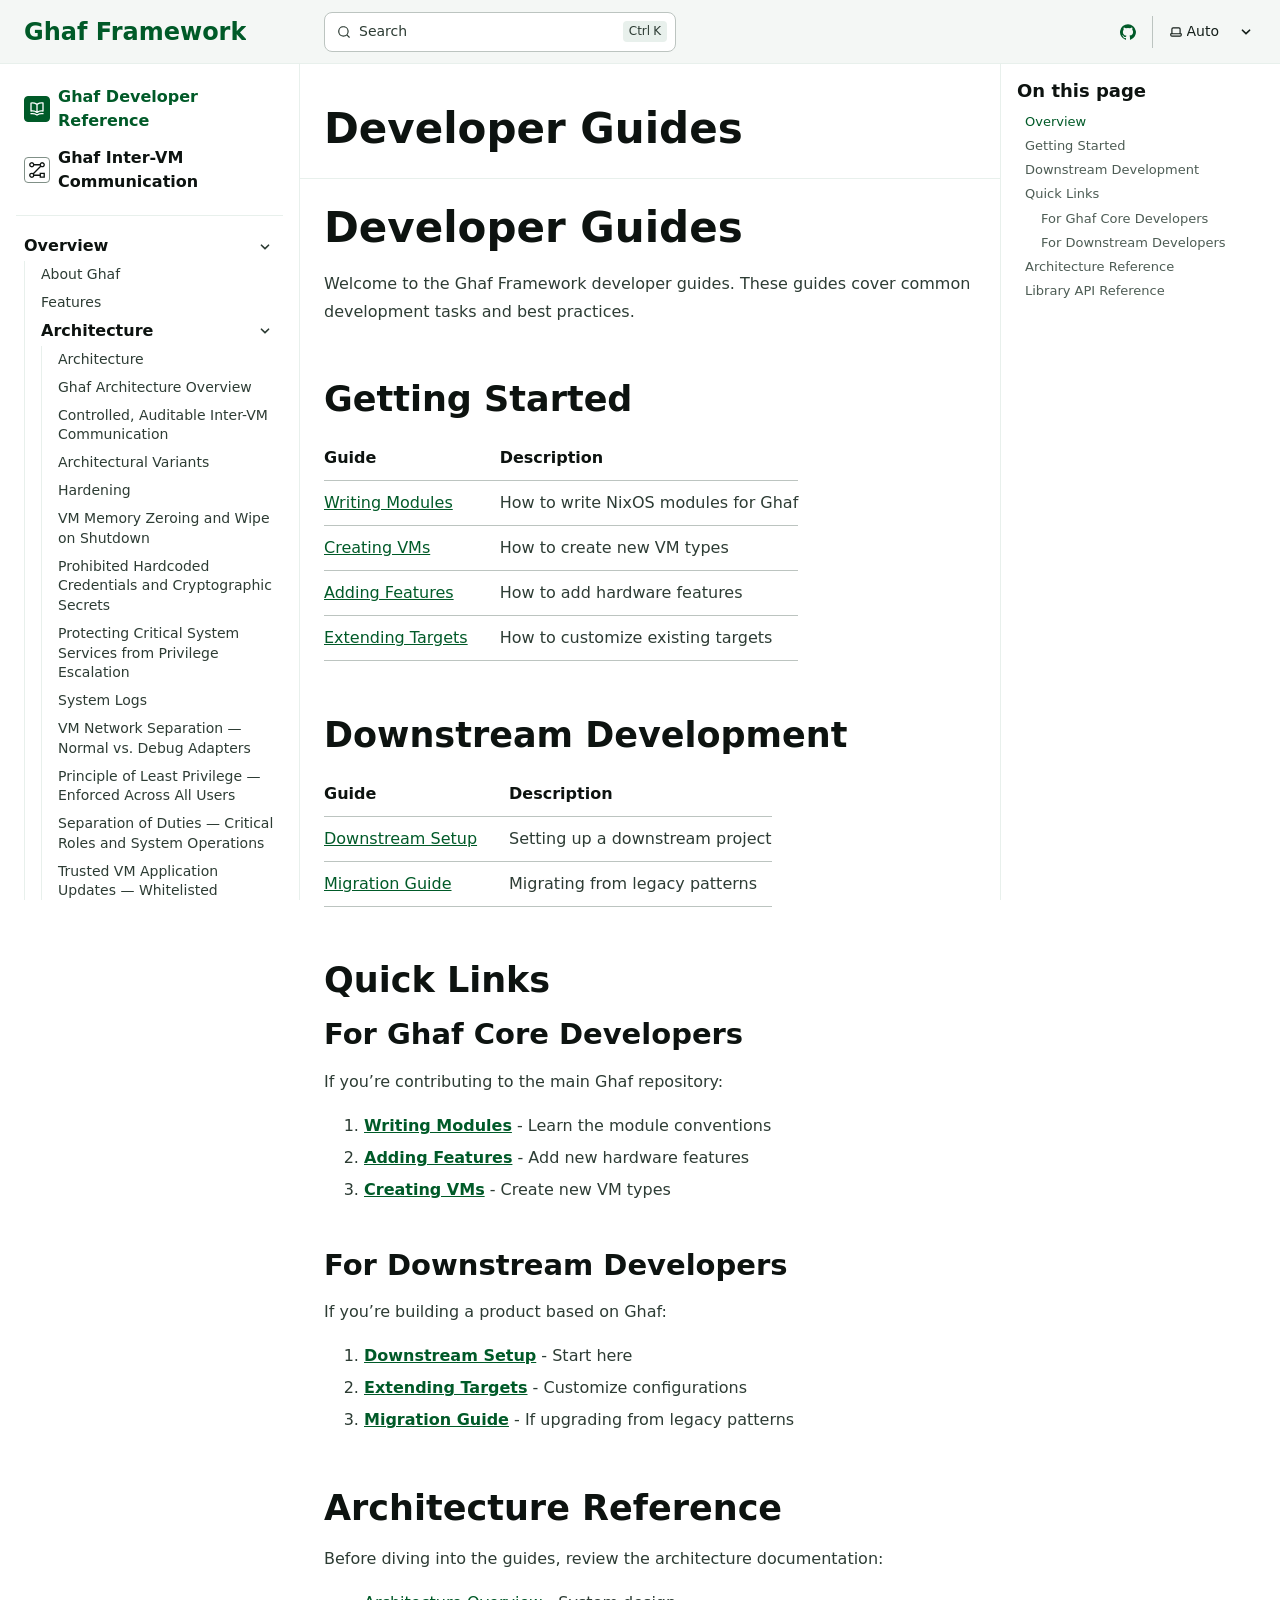
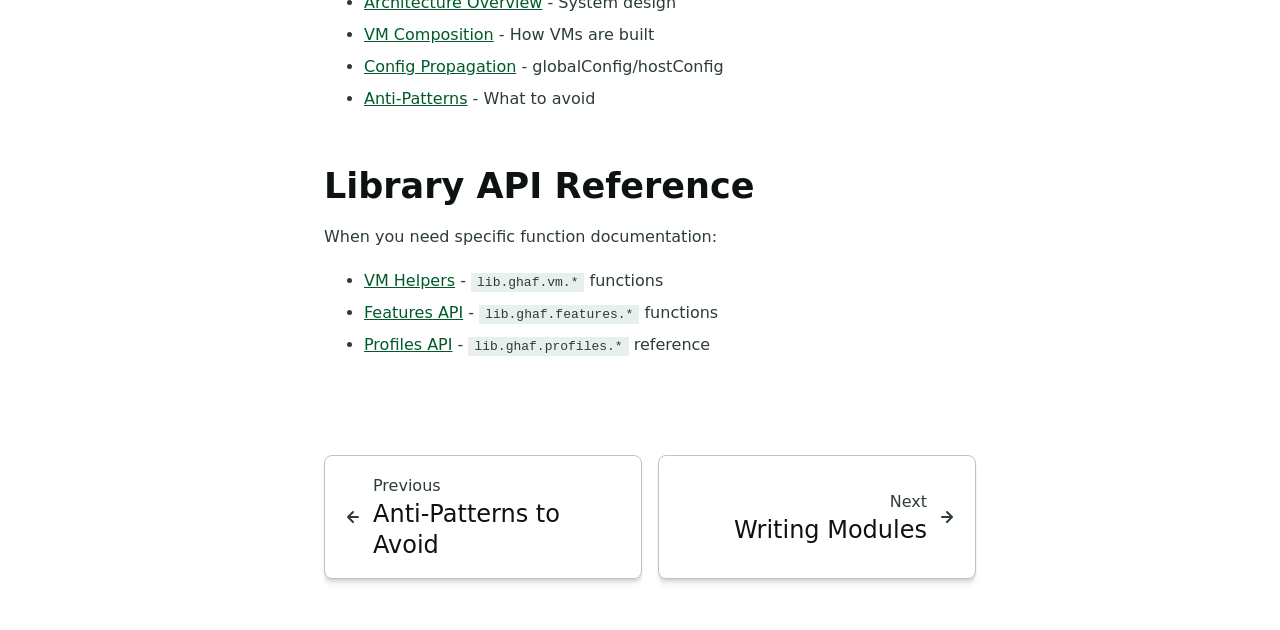
<file: ghaf/dev/guides/index.html>
<!DOCTYPE html><html lang="en" dir="ltr" data-theme="dark" data-has-toc data-has-sidebar class="astro-bguv2lll"> <head><meta charset="utf-8"/><meta name="viewport" content="width=device-width, initial-scale=1"/><title>Developer Guides | Ghaf Framework</title><link rel="canonical" href="https://ghaf.tii.ae/ghaf/dev/guides/"/><link rel="sitemap" href="/sitemap-index.xml"/><link rel="shortcut icon" href="/favicon.svg" type="image/svg+xml"/><meta name="generator" content="Astro v5.17.1"/><meta name="generator" content="Starlight v0.37.6"/><meta property="og:title" content="Developer Guides"/><meta property="og:type" content="article"/><meta property="og:url" content="https://ghaf.tii.ae/ghaf/dev/guides/"/><meta property="og:locale" content="en"/><meta property="og:site_name" content="Ghaf Framework"/><meta name="twitter:card" content="summary_large_image"/><script>
	window.StarlightThemeProvider = (() => {
		const storedTheme =
			typeof localStorage !== 'undefined' && localStorage.getItem('starlight-theme');
		const theme =
			storedTheme ||
			(window.matchMedia('(prefers-color-scheme: light)').matches ? 'light' : 'dark');
		document.documentElement.dataset.theme = theme === 'light' ? 'light' : 'dark';
		return {
			updatePickers(theme = storedTheme || 'auto') {
				document.querySelectorAll('starlight-theme-select').forEach((picker) => {
					const select = picker.querySelector('select');
					if (select) select.value = theme;
					/** @type {HTMLTemplateElement | null} */
					const tmpl = document.querySelector(`#theme-icons`);
					const newIcon = tmpl && tmpl.content.querySelector('.' + theme);
					if (newIcon) {
						const oldIcon = picker.querySelector('svg.label-icon');
						if (oldIcon) {
							oldIcon.replaceChildren(...newIcon.cloneNode(true).childNodes);
						}
					}
				});
			},
		};
	})();
</script><template id="theme-icons"><svg aria-hidden="true" class="light astro-c6vsoqas" width="16" height="16" viewBox="0 0 24 24" fill="currentColor" style="--sl-icon-size: 1em;"><path d="M5 12a1 1 0 0 0-1-1H3a1 1 0 0 0 0 2h1a1 1 0 0 0 1-1Zm.64 5-.71.71a1 1 0 0 0 0 1.41 1 1 0 0 0 1.41 0l.71-.71A1 1 0 0 0 5.64 17ZM12 5a1 1 0 0 0 1-1V3a1 1 0 0 0-2 0v1a1 1 0 0 0 1 1Zm5.66 2.34a1 1 0 0 0 .7-.29l.71-.71a1 1 0 1 0-1.41-1.41l-.66.71a1 1 0 0 0 0 1.41 1 1 0 0 0 .66.29Zm-12-.29a1 1 0 0 0 1.41 0 1 1 0 0 0 0-1.41l-.71-.71a1.004 1.004 0 1 0-1.43 1.41l.73.71ZM21 11h-1a1 1 0 0 0 0 2h1a1 1 0 0 0 0-2Zm-2.64 6A1 1 0 0 0 17 18.36l.71.71a1 1 0 0 0 1.41 0 1 1 0 0 0 0-1.41l-.76-.66ZM12 6.5a5.5 5.5 0 1 0 5.5 5.5A5.51 5.51 0 0 0 12 6.5Zm0 9a3.5 3.5 0 1 1 0-7 3.5 3.5 0 0 1 0 7Zm0 3.5a1 1 0 0 0-1 1v1a1 1 0 0 0 2 0v-1a1 1 0 0 0-1-1Z"/></svg><svg aria-hidden="true" class="dark astro-c6vsoqas" width="16" height="16" viewBox="0 0 24 24" fill="currentColor" style="--sl-icon-size: 1em;"><path d="M21.64 13a1 1 0 0 0-1.05-.14 8.049 8.049 0 0 1-3.37.73 8.15 8.15 0 0 1-8.14-8.1 8.59 8.59 0 0 1 .25-2A1 1 0 0 0 8 2.36a10.14 10.14 0 1 0 14 11.69 1 1 0 0 0-.36-1.05Zm-9.5 6.69A8.14 8.14 0 0 1 7.08 5.22v.27a10.15 10.15 0 0 0 10.14 10.14 9.784 9.784 0 0 0 2.1-.22 8.11 8.11 0 0 1-7.18 4.32v-.04Z"/></svg><svg aria-hidden="true" class="auto astro-c6vsoqas" width="16" height="16" viewBox="0 0 24 24" fill="currentColor" style="--sl-icon-size: 1em;"><path d="M21 14h-1V7a3 3 0 0 0-3-3H7a3 3 0 0 0-3 3v7H3a1 1 0 0 0-1 1v2a3 3 0 0 0 3 3h14a3 3 0 0 0 3-3v-2a1 1 0 0 0-1-1ZM6 7a1 1 0 0 1 1-1h10a1 1 0 0 1 1 1v7H6V7Zm14 10a1 1 0 0 1-1 1H5a1 1 0 0 1-1-1v-1h16v1Z"/></svg></template><link rel="stylesheet" href="/_astro/print.DNXP8c50.css" media="print"><link rel="stylesheet" href="/_astro/index.DRBrafbx.css">
<style>@layer starlight.components{:root{--sl-badge-default-border: var(--sl-color-accent);--sl-badge-default-bg: var(--sl-color-accent-low);--sl-badge-default-text: #fff;--sl-badge-note-border: var(--sl-color-blue);--sl-badge-note-bg: var(--sl-color-blue-low);--sl-badge-note-text: #fff;--sl-badge-danger-border: var(--sl-color-red);--sl-badge-danger-bg: var(--sl-color-red-low);--sl-badge-danger-text: #fff;--sl-badge-success-border: var(--sl-color-green);--sl-badge-success-bg: var(--sl-color-green-low);--sl-badge-success-text: #fff;--sl-badge-caution-border: var(--sl-color-orange);--sl-badge-caution-bg: var(--sl-color-orange-low);--sl-badge-caution-text: #fff;--sl-badge-tip-border: var(--sl-color-purple);--sl-badge-tip-bg: var(--sl-color-purple-low);--sl-badge-tip-text: #fff}[data-theme=light]:root{--sl-badge-default-bg: var(--sl-color-accent-high);--sl-badge-note-bg: var(--sl-color-blue-high);--sl-badge-danger-bg: var(--sl-color-red-high);--sl-badge-success-bg: var(--sl-color-green-high);--sl-badge-caution-bg: var(--sl-color-orange-high);--sl-badge-tip-bg: var(--sl-color-purple-high)}.sl-badge:where(.astro-avdet4wd){display:inline-block;border:1px solid var(--sl-color-border-badge);border-radius:.25rem;font-family:var(--sl-font-system-mono);line-height:normal;color:var(--sl-color-text-badge);background-color:var(--sl-color-bg-badge);overflow-wrap:anywhere}.sidebar-content .sl-badge:where(.astro-avdet4wd){line-height:1;font-size:var(--sl-text-xs);padding:.125rem .375rem}.sidebar-content a[aria-current=page]>.sl-badge:where(.astro-avdet4wd){--sl-color-bg-badge: transparent;--sl-color-border-badge: currentColor;color:inherit}.default:where(.astro-avdet4wd){--sl-color-bg-badge: var(--sl-badge-default-bg);--sl-color-border-badge: var(--sl-badge-default-border);--sl-color-text-badge: var(--sl-badge-default-text)}.note:where(.astro-avdet4wd){--sl-color-bg-badge: var(--sl-badge-note-bg);--sl-color-border-badge: var(--sl-badge-note-border);--sl-color-text-badge: var(--sl-badge-note-text)}.danger:where(.astro-avdet4wd){--sl-color-bg-badge: var(--sl-badge-danger-bg);--sl-color-border-badge: var(--sl-badge-danger-border);--sl-color-text-badge: var(--sl-badge-danger-text)}.success:where(.astro-avdet4wd){--sl-color-bg-badge: var(--sl-badge-success-bg);--sl-color-border-badge: var(--sl-badge-success-border);--sl-color-text-badge: var(--sl-badge-success-text)}.tip:where(.astro-avdet4wd){--sl-color-bg-badge: var(--sl-badge-tip-bg);--sl-color-border-badge: var(--sl-badge-tip-border);--sl-color-text-badge: var(--sl-badge-tip-text)}.caution:where(.astro-avdet4wd){--sl-color-bg-badge: var(--sl-badge-caution-bg);--sl-color-border-badge: var(--sl-badge-caution-border);--sl-color-text-badge: var(--sl-badge-caution-text)}.small:where(.astro-avdet4wd){font-size:var(--sl-text-xs);padding:.125rem .25rem}.medium:where(.astro-avdet4wd){font-size:var(--sl-text-sm);padding:.175rem .35rem}.large:where(.astro-avdet4wd){font-size:var(--sl-text-base);padding:.225rem .45rem}.sl-markdown-content :is(h1,h2,h3,h4,h5,h6) .sl-badge:where(.astro-avdet4wd){vertical-align:middle}}
@layer starlight.components{.card:where(.astro-v5tidmuc){--sl-card-border: var(--sl-color-purple);--sl-card-bg: var(--sl-color-purple-low);border:1px solid var(--sl-color-gray-5);background-color:var(--sl-color-black);padding:clamp(1rem,calc(.125rem + 3vw),2.5rem);flex-direction:column;gap:clamp(.5rem,calc(.125rem + 1vw),1rem)}.card:where(.astro-v5tidmuc):nth-child(4n+1){--sl-card-border: var(--sl-color-orange);--sl-card-bg: var(--sl-color-orange-low)}.card:where(.astro-v5tidmuc):nth-child(4n+3){--sl-card-border: var(--sl-color-green);--sl-card-bg: var(--sl-color-green-low)}.card:where(.astro-v5tidmuc):nth-child(4n+4){--sl-card-border: var(--sl-color-red);--sl-card-bg: var(--sl-color-red-low)}.card:where(.astro-v5tidmuc):nth-child(4n+5){--sl-card-border: var(--sl-color-blue);--sl-card-bg: var(--sl-color-blue-low)}.title:where(.astro-v5tidmuc){font-weight:600;font-size:var(--sl-text-h4);color:var(--sl-color-white);line-height:var(--sl-line-height-headings);gap:1rem;align-items:center}.card:where(.astro-v5tidmuc) .icon:where(.astro-v5tidmuc){border:1px solid var(--sl-card-border);background-color:var(--sl-card-bg);padding:.2em;border-radius:.25rem;flex-shrink:0}.card:where(.astro-v5tidmuc) .body:where(.astro-v5tidmuc){margin:0;font-size:clamp(var(--sl-text-sm),calc(.5rem + 1vw),var(--sl-text-body))}}
@layer starlight.components{.card-grid:where(.astro-zntqmydn){display:grid;grid-template-columns:100%;gap:1rem}.card-grid:where(.astro-zntqmydn)>*{margin-top:0!important}@media(min-width:50rem){.card-grid:where(.astro-zntqmydn){grid-template-columns:1fr 1fr;gap:1.5rem}.stagger:where(.astro-zntqmydn){--stagger-height: 5rem;padding-bottom:var(--stagger-height)}.stagger:where(.astro-zntqmydn)>*:nth-child(2n){transform:translateY(var(--stagger-height))}}}
@layer starlight.components{svg:where(.astro-c6vsoqas){color:var(--sl-icon-color);font-size:var(--sl-icon-size, 1em);width:1em;height:1em}}
@layer starlight.components{starlight-tabs:where(.astro-esqgolmp){display:block}.tablist-wrapper:where(.astro-esqgolmp){overflow-x:auto}:where(.astro-esqgolmp)[role=tablist]{display:flex;list-style:none;border-bottom:2px solid var(--sl-color-gray-5);padding:0}.tab:where(.astro-esqgolmp){display:flex}.tab:where(.astro-esqgolmp)>:where(.astro-esqgolmp)[role=tab]{--sl-tab-color-border: var(--sl-color-gray-5);display:flex;align-items:center;gap:.5rem;line-height:var(--sl-line-height-headings);padding:.275rem 1.25rem;text-decoration:none;box-shadow:0 2px 0 var(--sl-tab-color-border);color:var(--sl-color-gray-3);outline-offset:var(--sl-outline-offset-inside);overflow-wrap:initial}.tab:where(.astro-esqgolmp) :where(.astro-esqgolmp)[role=tab][aria-selected=true]{--sl-tab-color-border: var(--sl-color-text-accent);color:var(--sl-color-white);font-weight:600}.tablist-wrapper:where(.astro-esqgolmp)~[role=tabpanel]{margin-top:1rem}}
@layer starlight.components{.sl-steps{--bullet-size: calc(var(--sl-line-height) * 1rem);--bullet-margin: .375rem;list-style:none;counter-reset:steps-counter var(--sl-steps-start, 0);padding-inline-start:0}.sl-steps>li{counter-increment:steps-counter;position:relative;padding-inline-start:calc(var(--bullet-size) + 1rem);padding-bottom:1px;min-height:calc(var(--bullet-size) + var(--bullet-margin))}.sl-steps>li+li{margin-top:0}.sl-steps>li:before{content:counter(steps-counter);position:absolute;top:0;inset-inline-start:0;width:var(--bullet-size);height:var(--bullet-size);line-height:var(--bullet-size);font-size:var(--sl-text-xs);font-weight:600;text-align:center;color:var(--sl-color-white);background-color:var(--sl-color-gray-6);border-radius:99rem;box-shadow:inset 0 0 0 1px var(--sl-color-gray-5)}.sl-steps>li:after{--guide-width: 1px;content:"";position:absolute;top:calc(var(--bullet-size) + var(--bullet-margin));bottom:var(--bullet-margin);inset-inline-start:calc((var(--bullet-size) - var(--guide-width)) / 2);width:var(--guide-width);background-color:var(--sl-color-hairline-light)}}@layer starlight.content{.sl-steps>li>:first-child{--lh: calc(1em * var(--sl-line-height));--shift-y: calc(.5 * (var(--bullet-size) - var(--lh)));transform:translateY(var(--shift-y));margin-bottom:var(--shift-y)}.sl-steps>li>:first-child:where(h1,h2,h3,h4,h5,h6){--lh: calc(1em * var(--sl-line-height-headings))}@supports (--prop: 1lh){.sl-steps>li>:first-child{--lh: 1lh}}}
@layer starlight.components{starlight-file-tree:where(.astro-p67cqifm){--x-space: 1.5rem;--y-space: .125rem;--y-pad: 0;display:block;border:1px solid var(--sl-color-gray-5);padding:1rem;background-color:var(--sl-color-gray-6);font-size:var(--sl-text-xs);font-family:var(--__sl-font-mono);overflow-x:auto}starlight-file-tree:where(.astro-p67cqifm) .directory>details{border:0;padding:0;padding-inline-start:var(--x-space);background:transparent}starlight-file-tree:where(.astro-p67cqifm) .directory>details>summary{margin-inline-start:calc(-1 * var(--x-space));border:0;padding:var(--y-pad) .625rem;font-weight:400;color:var(--sl-color-white);max-width:100%}starlight-file-tree:where(.astro-p67cqifm) .directory>details>summary::marker,starlight-file-tree:where(.astro-p67cqifm) .directory>details>summary::-webkit-details-marker{color:var(--sl-color-gray-3)}starlight-file-tree:where(.astro-p67cqifm) .directory>details>summary:hover,starlight-file-tree:where(.astro-p67cqifm) .directory>details>summary:hover .tree-icon{cursor:pointer;color:var(--sl-color-text-accent);fill:currentColor}starlight-file-tree:where(.astro-p67cqifm) .directory>details>summary:hover~ul{border-color:var(--sl-color-gray-4)}starlight-file-tree:where(.astro-p67cqifm) .directory>details>summary:hover .highlight .tree-icon{color:var(--sl-color-text-invert);fill:currentColor}starlight-file-tree:where(.astro-p67cqifm) ul{margin-inline-start:.5rem;border-inline-start:1px solid var(--sl-color-gray-5);padding:0;padding-inline-start:.125rem;list-style:none}starlight-file-tree:where(.astro-p67cqifm)>ul{margin:0;border:0;padding:0}starlight-file-tree:where(.astro-p67cqifm) li{margin:var(--y-space) 0;padding:var(--y-pad) 0}starlight-file-tree:where(.astro-p67cqifm) .file{margin-inline-start:calc(var(--x-space) - .125rem);color:var(--sl-color-white)}starlight-file-tree:where(.astro-p67cqifm) .tree-entry{display:inline-flex;align-items:flex-start;flex-wrap:wrap;max-width:calc(100% - 1rem)}@media(min-width:30em){starlight-file-tree:where(.astro-p67cqifm) .tree-entry{flex-wrap:nowrap}}starlight-file-tree:where(.astro-p67cqifm) .tree-entry>:first-child{flex-shrink:0}starlight-file-tree:where(.astro-p67cqifm) .empty{color:var(--sl-color-gray-3);padding-inline-start:.375rem}starlight-file-tree:where(.astro-p67cqifm) .comment{color:var(--sl-color-gray-3);padding-inline-start:1.625rem;max-width:24rem;min-width:12rem}starlight-file-tree:where(.astro-p67cqifm) .highlight{display:inline-block;border-radius:.25rem;padding-inline-end:.5rem;color:var(--sl-color-text-invert);background-color:var(--sl-color-text-accent)}starlight-file-tree:where(.astro-p67cqifm) svg{display:inline;fill:var(--sl-color-gray-3);vertical-align:middle;margin-inline:.25rem .375rem;width:.875rem;height:.875rem}starlight-file-tree:where(.astro-p67cqifm) .highlight svg.tree-icon{fill:currentColor}}
@layer starlight.components{.sl-link-button:where(.astro-xwgiixxa){align-items:center;border:1px solid transparent;border-radius:999rem;display:inline-flex;font-size:var(--sl-text-sm);gap:.5em;line-height:1.1875;outline-offset:.25rem;padding:.4375rem 1.125rem;text-decoration:none}.sl-link-button:where(.astro-xwgiixxa).primary{background:var(--sl-color-text-accent);border-color:var(--sl-color-text-accent);color:var(--sl-color-black)}.sl-link-button:where(.astro-xwgiixxa).primary:hover{color:var(--sl-color-black)}.sl-link-button:where(.astro-xwgiixxa).secondary{border-color:inherit;color:var(--sl-color-white)}.sl-link-button:where(.astro-xwgiixxa).minimal{color:var(--sl-color-white);padding-inline:0}.sl-link-button:where(.astro-xwgiixxa) svg{flex-shrink:0}@media(min-width:50rem){.sl-link-button:where(.astro-xwgiixxa){font-size:var(--sl-text-base);padding:.9375rem 1.25rem}}.sl-markdown-content .sl-link-button:where(.astro-xwgiixxa){margin-inline-end:1rem}.sl-markdown-content .sl-link-button:where(.astro-xwgiixxa):not(:where(p *)){margin-block:1rem}}
</style><script type="module" src="/_astro/page.B1D-nYk3.js"></script></head> <body class="astro-bguv2lll"> <a href="#_top" class="astro-7q3lir66">Skip to content</a>  <div class="page sl-flex astro-vrdttmbt"> <header class="header astro-vrdttmbt"><div class="header astro-kmkmnagf"> <div class="title-wrapper sl-flex astro-kmkmnagf"> <a href="/" class="site-title sl-flex astro-m46x6ez3">  <span class="astro-m46x6ez3" translate="no"> Ghaf Framework </span> </a>  </div> <div class="sl-flex print:hidden astro-kmkmnagf"> <site-search class="astro-kmkmnagf astro-v37mnknz" data-translations="{&#34;placeholder&#34;:&#34;Search&#34;}"> <button data-open-modal disabled aria-label="Search" aria-keyshortcuts="Control+K" class="astro-v37mnknz"> <svg aria-hidden="true" class="astro-v37mnknz astro-c6vsoqas" width="16" height="16" viewBox="0 0 24 24" fill="currentColor" style="--sl-icon-size: 1em;"><path d="M21.71 20.29 18 16.61A9 9 0 1 0 16.61 18l3.68 3.68a.999.999 0 0 0 1.42 0 1 1 0 0 0 0-1.39ZM11 18a7 7 0 1 1 0-14 7 7 0 0 1 0 14Z"/></svg> <span class="sl-hidden md:sl-block astro-v37mnknz" aria-hidden="true">Search</span> <kbd class="sl-hidden md:sl-flex astro-v37mnknz" style="display: none;"> <kbd class="astro-v37mnknz">Ctrl</kbd><kbd class="astro-v37mnknz">K</kbd> </kbd> </button> <dialog style="padding:0" aria-label="Search" class="astro-v37mnknz"> <div class="dialog-frame sl-flex astro-v37mnknz">  <button data-close-modal class="sl-flex md:sl-hidden astro-v37mnknz"> Cancel </button> <div class="search-container astro-v37mnknz"> <div id="starlight__search" class="astro-v37mnknz"></div> </div> </div> </dialog> </site-search>  <script>
	(() => {
		const openBtn = document.querySelector('button[data-open-modal]');
		const shortcut = openBtn?.querySelector('kbd');
		if (!openBtn || !(shortcut instanceof HTMLElement)) return;
		const platformKey = shortcut.querySelector('kbd');
		if (platformKey && /(Mac|iPhone|iPod|iPad)/i.test(navigator.platform)) {
			platformKey.textContent = '⌘';
			openBtn.setAttribute('aria-keyshortcuts', 'Meta+K');
		}
		shortcut.style.display = '';
	})();
</script> <script type="module" src="/_astro/Search.astro_astro_type_script_index_0_lang.cjYDvRdi.js"></script>   </div> <div class="sl-hidden md:sl-flex print:hidden right-group astro-kmkmnagf"> <div class="sl-flex social-icons astro-kmkmnagf"> <a href="https://github.com/tiiuae/ghaf" rel="me" class="sl-flex astro-wy4te6ga"><span class="sr-only astro-wy4te6ga">GitHub</span><svg aria-hidden="true" class="astro-wy4te6ga astro-c6vsoqas" width="16" height="16" viewBox="0 0 24 24" fill="currentColor" style="--sl-icon-size: 1em;"><path d="M12 .3a12 12 0 0 0-3.8 23.38c.6.12.83-.26.83-.57L9 21.07c-3.34.72-4.04-1.61-4.04-1.61-.55-1.39-1.34-1.76-1.34-1.76-1.08-.74.09-.73.09-.73 1.2.09 1.83 1.24 1.83 1.24 1.08 1.83 2.81 1.3 3.5 1 .1-.78.42-1.31.76-1.61-2.67-.3-5.47-1.33-5.47-5.93 0-1.31.47-2.38 1.24-3.22-.14-.3-.54-1.52.1-3.18 0 0 1-.32 3.3 1.23a11.5 11.5 0 0 1 6 0c2.28-1.55 3.29-1.23 3.29-1.23.64 1.66.24 2.88.12 3.18a4.65 4.65 0 0 1 1.23 3.22c0 4.61-2.8 5.63-5.48 5.92.42.36.81 1.1.81 2.22l-.01 3.29c0 .31.2.69.82.57A12 12 0 0 0 12 .3Z"/></svg></a> </div> <starlight-theme-select>  <label style="--sl-select-width: 6.25em" class="astro-4yphtoen"> <span class="sr-only astro-4yphtoen">Select theme</span> <svg aria-hidden="true" class="icon label-icon astro-4yphtoen astro-c6vsoqas" width="16" height="16" viewBox="0 0 24 24" fill="currentColor" style="--sl-icon-size: 1em;"><path d="M21 14h-1V7a3 3 0 0 0-3-3H7a3 3 0 0 0-3 3v7H3a1 1 0 0 0-1 1v2a3 3 0 0 0 3 3h14a3 3 0 0 0 3-3v-2a1 1 0 0 0-1-1ZM6 7a1 1 0 0 1 1-1h10a1 1 0 0 1 1 1v7H6V7Zm14 10a1 1 0 0 1-1 1H5a1 1 0 0 1-1-1v-1h16v1Z"/></svg> <select autocomplete="off" class="astro-4yphtoen"> <option value="dark" class="astro-4yphtoen">Dark</option><option value="light" class="astro-4yphtoen">Light</option><option value="auto" selected class="astro-4yphtoen">Auto</option> </select> <svg aria-hidden="true" class="icon caret astro-4yphtoen astro-c6vsoqas" width="16" height="16" viewBox="0 0 24 24" fill="currentColor" style="--sl-icon-size: 1em;"><path d="M17 9.17a1 1 0 0 0-1.41 0L12 12.71 8.46 9.17a1 1 0 1 0-1.41 1.42l4.24 4.24a1.002 1.002 0 0 0 1.42 0L17 10.59a1.002 1.002 0 0 0 0-1.42Z"/></svg> </label>  </starlight-theme-select>  <script>
	StarlightThemeProvider.updatePickers();
</script> <script type="module">const r="starlight-theme",o=e=>e==="auto"||e==="dark"||e==="light"?e:"auto",c=()=>o(typeof localStorage<"u"&&localStorage.getItem(r));function n(e){typeof localStorage<"u"&&localStorage.setItem(r,e==="light"||e==="dark"?e:"")}const l=()=>matchMedia("(prefers-color-scheme: light)").matches?"light":"dark";function t(e){StarlightThemeProvider.updatePickers(e),document.documentElement.dataset.theme=e==="auto"?l():e,n(e)}matchMedia("(prefers-color-scheme: light)").addEventListener("change",()=>{c()==="auto"&&t("auto")});class s extends HTMLElement{constructor(){super(),t(c()),this.querySelector("select")?.addEventListener("change",a=>{a.currentTarget instanceof HTMLSelectElement&&t(o(a.currentTarget.value))})}}customElements.define("starlight-theme-select",s);</script> <script type="module">class s extends HTMLElement{constructor(){super();const e=this.querySelector("select");e&&(e.addEventListener("change",t=>{t.currentTarget instanceof HTMLSelectElement&&(window.location.pathname=t.currentTarget.value)}),window.addEventListener("pageshow",t=>{if(!t.persisted)return;const n=e.querySelector("option[selected]")?.index;n!==e.selectedIndex&&(e.selectedIndex=n??0)}))}}customElements.define("starlight-lang-select",s);</script> </div> </div> </header> <nav class="sidebar print:hidden astro-vrdttmbt" aria-label="Main"> <starlight-menu-button class="print:hidden astro-jif73yzw"> <button aria-expanded="false" aria-label="Menu" aria-controls="starlight__sidebar" class="sl-flex md:sl-hidden astro-jif73yzw"> <svg aria-hidden="true" class="open-menu astro-jif73yzw astro-c6vsoqas" width="16" height="16" viewBox="0 0 24 24" fill="currentColor" style="--sl-icon-size: 1em;"><path d="M3 8h18a1 1 0 1 0 0-2H3a1 1 0 0 0 0 2Zm18 8H3a1 1 0 0 0 0 2h18a1 1 0 0 0 0-2Zm0-5H3a1 1 0 0 0 0 2h18a1 1 0 0 0 0-2Z"/></svg> <svg aria-hidden="true" class="close-menu astro-jif73yzw astro-c6vsoqas" width="16" height="16" viewBox="0 0 24 24" fill="currentColor" style="--sl-icon-size: 1em;"><path d="m13.41 12 6.3-6.29a1.004 1.004 0 1 0-1.42-1.42L12 10.59l-6.29-6.3a1.004 1.004 0 0 0-1.42 1.42l6.3 6.29-6.3 6.29a1 1 0 0 0 0 1.42.998.998 0 0 0 1.42 0l6.29-6.3 6.29 6.3a.999.999 0 0 0 1.42 0 1 1 0 0 0 0-1.42L13.41 12Z"/></svg> </button> </starlight-menu-button> <script type="module">class s extends HTMLElement{constructor(){super(),this.btn=this.querySelector("button"),this.btn.addEventListener("click",()=>this.toggleExpanded());const t=this.closest("nav");t&&t.addEventListener("keyup",e=>this.closeOnEscape(e))}setExpanded(t){this.setAttribute("aria-expanded",String(t)),document.body.toggleAttribute("data-mobile-menu-expanded",t)}toggleExpanded(){this.setExpanded(this.getAttribute("aria-expanded")!=="true")}closeOnEscape(t){t.code==="Escape"&&(this.setExpanded(!1),this.btn.focus())}}customElements.define("starlight-menu-button",s);</script>   <div id="starlight__sidebar" class="sidebar-pane astro-vrdttmbt"> <div class="sidebar-content sl-flex astro-vrdttmbt"> <ul class="starlight-sidebar-topics astro-2fh6iaza"> <li class="astro-2fh6iaza"> <a href="/ghaf/overview/" class="starlight-sidebar-topics-current astro-2fh6iaza"> <div class="starlight-sidebar-topics-icon astro-2fh6iaza"> <svg aria-hidden="true" class="astro-2fh6iaza astro-c6vsoqas" width="16" height="16" viewBox="0 0 24 24" fill="currentColor" style="--sl-icon-size: 1em;"><path d="M21.17 2.06A13.1 13.1 0 0 0 19 1.87a12.94 12.94 0 0 0-7 2.05 12.94 12.94 0 0 0-7-2 13.1 13.1 0 0 0-2.17.19 1 1 0 0 0-.83 1v12a1 1 0 0 0 1.17 1 10.9 10.9 0 0 1 8.25 1.91l.12.07h.11a.91.91 0 0 0 .7 0h.11l.12-.07A10.899 10.899 0 0 1 20.83 16 1 1 0 0 0 22 15V3a1 1 0 0 0-.83-.94ZM11 15.35a12.87 12.87 0 0 0-6-1.48H4v-10c.333-.02.667-.02 1 0a10.86 10.86 0 0 1 6 1.8v9.68Zm9-1.44h-1a12.87 12.87 0 0 0-6 1.48V5.67a10.86 10.86 0 0 1 6-1.8c.333-.02.667-.02 1 0v10.04Zm1.17 4.15a13.098 13.098 0 0 0-2.17-.19 12.94 12.94 0 0 0-7 2.05 12.94 12.94 0 0 0-7-2.05c-.727.003-1.453.066-2.17.19A1 1 0 0 0 2 19.21a1 1 0 0 0 1.17.79 10.9 10.9 0 0 1 8.25 1.91 1 1 0 0 0 1.16 0A10.9 10.9 0 0 1 20.83 20a1 1 0 0 0 1.17-.79 1 1 0 0 0-.83-1.15Z"/></svg> </div> <div class="astro-2fh6iaza"> Ghaf Developer Reference  </div> </a> </li><li class="astro-2fh6iaza"> <a href="/givc/overview/" class="astro-2fh6iaza"> <div class="starlight-sidebar-topics-icon astro-2fh6iaza"> <svg aria-hidden="true" class="astro-2fh6iaza astro-c6vsoqas" width="16" height="16" viewBox="0 0 24 24" fill="currentColor" style="--sl-icon-size: 1em;"><path d="M15.948 15.948L15.948 18.888L7.926 18.888Q7.800 18.384 7.506 17.922L7.506 17.922L17.922 7.506Q18.804 8.052 19.896 8.052L19.896 8.052Q21.408 8.052 22.542 7.023Q23.676 5.994 23.802 4.461Q23.928 2.928 22.983 1.710Q22.038 0.492 20.526 0.240Q19.014-0.012 17.733 0.828Q16.452 1.668 16.074 3.138L16.074 3.138L7.926 3.138Q7.548 1.710 6.330 0.870Q5.112 0.030 3.621 0.219Q2.130 0.408 1.164 1.521Q0.198 2.634 0.198 4.125Q0.198 5.616 1.164 6.729Q2.130 7.842 3.621 8.031Q5.112 8.220 6.330 7.380Q7.548 6.540 7.926 5.112L7.926 5.112L16.074 5.112Q16.200 5.616 16.494 6.078L16.494 6.078L6.078 16.494Q5.196 15.948 4.146 15.948L4.146 15.948Q2.592 15.948 1.458 16.977Q0.324 18.006 0.198 19.539Q0.072 21.072 1.017 22.290Q1.962 23.508 3.474 23.760Q4.986 24.012 6.267 23.172Q7.548 22.332 7.926 20.862L7.926 20.862L15.948 20.862L15.948 23.802L23.802 23.802L23.802 15.948L15.948 15.948ZM4.146 6.078L4.146 6.078Q3.432 6.078 2.886 5.637Q2.340 5.196 2.214 4.503Q2.088 3.810 2.403 3.201Q2.718 2.592 3.369 2.319Q4.020 2.046 4.692 2.256Q5.364 2.466 5.763 3.033Q6.162 3.600 6.099 4.314Q6.036 5.028 5.532 5.532L5.532 5.532Q4.944 6.078 4.146 6.078ZM19.854 2.172L19.854 2.172Q20.484 2.172 20.967 2.487Q21.450 2.802 21.681 3.369Q21.912 3.936 21.807 4.524Q21.702 5.112 21.282 5.532Q20.862 5.952 20.274 6.057Q19.686 6.162 19.119 5.931Q18.552 5.700 18.237 5.217Q17.922 4.734 17.922 4.104L17.922 4.104Q17.922 3.306 18.489 2.739Q19.056 2.172 19.854 2.172ZM4.146 21.828L4.146 21.828Q3.306 21.828 2.739 21.261Q2.172 20.694 2.172 19.875Q2.172 19.056 2.739 18.489Q3.306 17.922 4.125 17.922Q4.944 17.922 5.532 18.489Q6.120 19.056 6.120 19.875Q6.120 20.694 5.532 21.261Q4.944 21.828 4.146 21.828ZM17.922 21.828L17.922 17.922L21.828 17.922L21.828 21.828L17.922 21.828Z"/></svg> </div> <div class="astro-2fh6iaza"> Ghaf Inter-VM Communication  </div> </a> </li> </ul>  <sl-sidebar-state-persist data-hash="0756kz0" class="astro-kku4brbg"> <script aria-hidden="true">
		(() => {
			try {
				if (!matchMedia('(min-width: 50em)').matches) return;
				/** @type {HTMLElement | null} */
				const target = document.querySelector('sl-sidebar-state-persist');
				const state = JSON.parse(sessionStorage.getItem('sl-sidebar-state') || '0');
				if (!target || !state || target.dataset.hash !== state.hash) return;
				window._starlightScrollRestore = state.scroll;
				customElements.define(
					'sl-sidebar-restore',
					class SidebarRestore extends HTMLElement {
						connectedCallback() {
							try {
								const idx = parseInt(this.dataset.index || '');
								const details = this.closest('details');
								if (details && typeof state.open[idx] === 'boolean') details.open = state.open[idx];
							} catch {}
						}
					}
				);
			} catch {}
		})();
	</script>  <ul class="top-level astro-3ii7xxms"> <li class="astro-3ii7xxms"> <details open class="astro-3ii7xxms"> <summary class="astro-3ii7xxms"> <span class="group-label astro-3ii7xxms"> <span class="large astro-3ii7xxms">Overview</span>  </span> <svg aria-hidden="true" class="caret astro-3ii7xxms astro-c6vsoqas" width="16" height="16" viewBox="0 0 24 24" fill="currentColor" style="--sl-icon-size: 1.25rem;"><path d="m14.83 11.29-4.24-4.24a1 1 0 1 0-1.42 1.41L12.71 12l-3.54 3.54a1 1 0 0 0 0 1.41 1 1 0 0 0 .71.29 1 1 0 0 0 .71-.29l4.24-4.24a1.002 1.002 0 0 0 0-1.42Z"/></svg> </summary> <sl-sidebar-restore data-index="0"></sl-sidebar-restore> <ul class="astro-3ii7xxms"> <li class="astro-3ii7xxms"> <a href="/ghaf/overview/" class="astro-3ii7xxms"> <span class="astro-3ii7xxms">About Ghaf</span>  </a> </li><li class="astro-3ii7xxms"> <a href="/ghaf/overview/features/" class="astro-3ii7xxms"> <span class="astro-3ii7xxms">Features</span>  </a> </li><li class="astro-3ii7xxms"> <details open class="astro-3ii7xxms"> <summary class="astro-3ii7xxms"> <span class="group-label astro-3ii7xxms"> <span class="large astro-3ii7xxms">Architecture</span>  </span> <svg aria-hidden="true" class="caret astro-3ii7xxms astro-c6vsoqas" width="16" height="16" viewBox="0 0 24 24" fill="currentColor" style="--sl-icon-size: 1.25rem;"><path d="m14.83 11.29-4.24-4.24a1 1 0 1 0-1.42 1.41L12.71 12l-3.54 3.54a1 1 0 0 0 0 1.41 1 1 0 0 0 .71.29 1 1 0 0 0 .71-.29l4.24-4.24a1.002 1.002 0 0 0 0-1.42Z"/></svg> </summary> <sl-sidebar-restore data-index="1"></sl-sidebar-restore> <ul class="astro-3ii7xxms"> <li class="astro-3ii7xxms"> <a href="/ghaf/overview/arch/" class="astro-3ii7xxms"> <span class="astro-3ii7xxms">Architecture</span>  </a> </li><li class="astro-3ii7xxms"> <a href="/ghaf/overview/arch/system-architecture/" class="astro-3ii7xxms"> <span class="astro-3ii7xxms">Ghaf Architecture Overview</span>  </a> </li><li class="astro-3ii7xxms"> <a href="/ghaf/overview/arch/inter-vm-communication-control/" class="astro-3ii7xxms"> <span class="astro-3ii7xxms">Controlled, Auditable Inter-VM Communication</span>  </a> </li><li class="astro-3ii7xxms"> <a href="/ghaf/overview/arch/variants/" class="astro-3ii7xxms"> <span class="astro-3ii7xxms">Architectural Variants</span>  </a> </li><li class="astro-3ii7xxms"> <a href="/ghaf/overview/arch/hardening/" class="astro-3ii7xxms"> <span class="astro-3ii7xxms">Hardening</span>  </a> </li><li class="astro-3ii7xxms"> <a href="/ghaf/overview/arch/vm-memory-wipe/" class="astro-3ii7xxms"> <span class="astro-3ii7xxms">VM Memory Zeroing and Wipe on Shutdown</span>  </a> </li><li class="astro-3ii7xxms"> <a href="/ghaf/overview/arch/prohibited-hardcoded-secrets/" class="astro-3ii7xxms"> <span class="astro-3ii7xxms">Prohibited Hardcoded Credentials and Cryptographic Secrets</span>  </a> </li><li class="astro-3ii7xxms"> <a href="/ghaf/overview/arch/critical-services-privilege-escalation/" class="astro-3ii7xxms"> <span class="astro-3ii7xxms">Protecting Critical System Services from Privilege Escalation</span>  </a> </li><li class="astro-3ii7xxms"> <a href="/ghaf/overview/arch/system-logs-encryption/" class="astro-3ii7xxms"> <span class="astro-3ii7xxms">System Logs</span>  </a> </li><li class="astro-3ii7xxms"> <a href="/ghaf/overview/arch/vm-network-separation/" class="astro-3ii7xxms"> <span class="astro-3ii7xxms">VM Network Separation — Normal vs. Debug Adapters</span>  </a> </li><li class="astro-3ii7xxms"> <a href="/ghaf/overview/arch/least-privilege/" class="astro-3ii7xxms"> <span class="astro-3ii7xxms">Principle of Least Privilege — Enforced Across All Users</span>  </a> </li><li class="astro-3ii7xxms"> <a href="/ghaf/overview/arch/separation-of-duties/" class="astro-3ii7xxms"> <span class="astro-3ii7xxms">Separation of Duties — Critical Roles and System Operations</span>  </a> </li><li class="astro-3ii7xxms"> <a href="/ghaf/overview/arch/trusted-vm-whitelisted-repos/" class="astro-3ii7xxms"> <span class="astro-3ii7xxms">Trusted VM Application Updates — Whitelisted Repositories</span>  </a> </li><li class="astro-3ii7xxms"> <a href="/ghaf/overview/arch/secureboot/" class="astro-3ii7xxms"> <span class="astro-3ii7xxms">Secure Boot</span>  </a> </li><li class="astro-3ii7xxms"> <a href="/ghaf/overview/arch/stack/" class="astro-3ii7xxms"> <span class="astro-3ii7xxms">Stack</span>  </a> </li><li class="astro-3ii7xxms"> <a href="/ghaf/overview/arch/guest-tpm/" class="astro-3ii7xxms"> <span class="astro-3ii7xxms">Virtualized TPM for guests</span>  </a> </li> </ul>  </details> </li><li class="astro-3ii7xxms"> <details class="astro-3ii7xxms"> <summary class="astro-3ii7xxms"> <span class="group-label astro-3ii7xxms"> <span class="large astro-3ii7xxms">Architecture Decision Records</span>  </span> <svg aria-hidden="true" class="caret astro-3ii7xxms astro-c6vsoqas" width="16" height="16" viewBox="0 0 24 24" fill="currentColor" style="--sl-icon-size: 1.25rem;"><path d="m14.83 11.29-4.24-4.24a1 1 0 1 0-1.42 1.41L12.71 12l-3.54 3.54a1 1 0 0 0 0 1.41 1 1 0 0 0 .71.29 1 1 0 0 0 .71-.29l4.24-4.24a1.002 1.002 0 0 0 0-1.42Z"/></svg> </summary> <sl-sidebar-restore data-index="2"></sl-sidebar-restore> <ul class="astro-3ii7xxms"> <li class="astro-3ii7xxms"> <a href="/ghaf/overview/arch/adr/" class="astro-3ii7xxms"> <span class="astro-3ii7xxms">ADRs</span>  </a> </li><li class="astro-3ii7xxms"> <a href="/ghaf/overview/arch/adr/minimal-host/" class="astro-3ii7xxms"> <span class="astro-3ii7xxms">Minimal Host</span> <span class="sl-badge caution small  astro-3ii7xxms astro-avdet4wd">Proposed</span> </a> </li><li class="astro-3ii7xxms"> <a href="/ghaf/overview/arch/adr/netvm/" class="astro-3ii7xxms"> <span class="astro-3ii7xxms">Networking Virtual Machine</span> <span class="sl-badge caution small  astro-3ii7xxms astro-avdet4wd">Proposed</span> </a> </li><li class="astro-3ii7xxms"> <a href="/ghaf/overview/arch/adr/idsvm/" class="astro-3ii7xxms"> <span class="astro-3ii7xxms">Intrusion Detection System Virtual Machine</span> <span class="sl-badge caution small  astro-3ii7xxms astro-avdet4wd">Proposed</span> </a> </li><li class="astro-3ii7xxms"> <a href="/ghaf/overview/arch/adr/platform-bus-passthrough-support/" class="astro-3ii7xxms"> <span class="astro-3ii7xxms">rust-vmm—Bus Passthrough Support for Rust VMMs</span> <span class="sl-badge caution small  astro-3ii7xxms astro-avdet4wd">Proposed</span> </a> </li><li class="astro-3ii7xxms"> <a href="/ghaf/overview/arch/adr/fss/" class="astro-3ii7xxms"> <span class="astro-3ii7xxms">Forward Secure Sealing for Audit Logs</span> <span class="sl-badge success small  astro-3ii7xxms astro-avdet4wd">Accepted</span> </a> </li> </ul>  </details> </li> </ul>  </details> </li><li class="astro-3ii7xxms"> <details open class="astro-3ii7xxms"> <summary class="astro-3ii7xxms"> <span class="group-label astro-3ii7xxms"> <span class="large astro-3ii7xxms">Developer Guide</span>  </span> <svg aria-hidden="true" class="caret astro-3ii7xxms astro-c6vsoqas" width="16" height="16" viewBox="0 0 24 24" fill="currentColor" style="--sl-icon-size: 1.25rem;"><path d="m14.83 11.29-4.24-4.24a1 1 0 1 0-1.42 1.41L12.71 12l-3.54 3.54a1 1 0 0 0 0 1.41 1 1 0 0 0 .71.29 1 1 0 0 0 .71-.29l4.24-4.24a1.002 1.002 0 0 0 0-1.42Z"/></svg> </summary> <sl-sidebar-restore data-index="3"></sl-sidebar-restore> <ul class="astro-3ii7xxms"> <li class="astro-3ii7xxms"> <details open class="astro-3ii7xxms"> <summary class="astro-3ii7xxms"> <span class="group-label astro-3ii7xxms"> <span class="large astro-3ii7xxms">Reference</span>  </span> <svg aria-hidden="true" class="caret astro-3ii7xxms astro-c6vsoqas" width="16" height="16" viewBox="0 0 24 24" fill="currentColor" style="--sl-icon-size: 1.25rem;"><path d="m14.83 11.29-4.24-4.24a1 1 0 1 0-1.42 1.41L12.71 12l-3.54 3.54a1 1 0 0 0 0 1.41 1 1 0 0 0 .71.29 1 1 0 0 0 .71-.29l4.24-4.24a1.002 1.002 0 0 0 0-1.42Z"/></svg> </summary> <sl-sidebar-restore data-index="4"></sl-sidebar-restore> <ul class="astro-3ii7xxms"> <li class="astro-3ii7xxms"> <a href="/ghaf/dev/ref/" class="astro-3ii7xxms"> <span class="astro-3ii7xxms">Reference Implementations</span>  </a> </li><li class="astro-3ii7xxms"> <a href="/ghaf/dev/ref/ubuntu-development-setup/" class="astro-3ii7xxms"> <span class="astro-3ii7xxms">Ubuntu Development Setup</span>  </a> </li><li class="astro-3ii7xxms"> <a href="/ghaf/dev/ref/development/" class="astro-3ii7xxms"> <span class="astro-3ii7xxms">Development</span>  </a> </li><li class="astro-3ii7xxms"> <a href="/ghaf/dev/ref/build_and_run/" class="astro-3ii7xxms"> <span class="astro-3ii7xxms">Build and Run</span>  </a> </li><li class="astro-3ii7xxms"> <a href="/ghaf/dev/ref/remote_build_setup/" class="astro-3ii7xxms"> <span class="astro-3ii7xxms">Running Remote Build on NixOS</span>  </a> </li><li class="astro-3ii7xxms"> <a href="/ghaf/dev/ref/installer/" class="astro-3ii7xxms"> <span class="astro-3ii7xxms">Installer</span>  </a> </li><li class="astro-3ii7xxms"> <a href="/ghaf/dev/ref/cross_compilation/" class="astro-3ii7xxms"> <span class="astro-3ii7xxms">Cross Compilation</span>  </a> </li><li class="astro-3ii7xxms"> <a href="/ghaf/dev/ref/deferred-disk-encryption/" class="astro-3ii7xxms"> <span class="astro-3ii7xxms">Deferred Disk Encryption</span>  </a> </li><li class="astro-3ii7xxms"> <a href="/ghaf/dev/ref/creating_appvm/" class="astro-3ii7xxms"> <span class="astro-3ii7xxms">Creating an Application VM</span>  </a> </li><li class="astro-3ii7xxms"> <a href="/ghaf/dev/ref/hw-config/" class="astro-3ii7xxms"> <span class="astro-3ii7xxms">Hardware Configuration</span>  </a> </li><li class="astro-3ii7xxms"> <a href="/ghaf/dev/ref/profiles-config/" class="astro-3ii7xxms"> <span class="astro-3ii7xxms">Profiles Configuration</span>  </a> </li><li class="astro-3ii7xxms"> <a href="/ghaf/dev/ref/packages/" class="astro-3ii7xxms"> <span class="astro-3ii7xxms">Ghaf Packages Reference</span>  </a> </li><li class="astro-3ii7xxms"> <a href="/ghaf/dev/ref/modules/" class="astro-3ii7xxms"> <span class="astro-3ii7xxms">Ghaf Modules Reference</span>  </a> </li><li class="astro-3ii7xxms"> <a href="/ghaf/dev/ref/dependencies/" class="astro-3ii7xxms"> <span class="astro-3ii7xxms">External Dependencies</span>  </a> </li><li class="astro-3ii7xxms"> <a href="/ghaf/dev/ref/builder-functions/" class="astro-3ii7xxms"> <span class="astro-3ii7xxms">Builder Functions</span>  </a> </li><li class="astro-3ii7xxms"> <a href="/ghaf/dev/ref/cosmic/" class="astro-3ii7xxms"> <span class="astro-3ii7xxms">COSMIC Desktop Environment</span>  </a> </li><li class="astro-3ii7xxms"> <a href="/ghaf/dev/ref/idsvm-development/" class="astro-3ii7xxms"> <span class="astro-3ii7xxms">IDS VM Further Development</span>  </a> </li><li class="astro-3ii7xxms"> <a href="/ghaf/dev/ref/systemd-service-config/" class="astro-3ii7xxms"> <span class="astro-3ii7xxms">systemd Service Hardening</span>  </a> </li><li class="astro-3ii7xxms"> <a href="/ghaf/dev/ref/dynamic-hostname/" class="astro-3ii7xxms"> <span class="astro-3ii7xxms">Dynamic Hostname Generation</span>  </a> </li><li class="astro-3ii7xxms"> <a href="/ghaf/dev/ref/fleet/" class="astro-3ii7xxms"> <span class="astro-3ii7xxms">Fleet MDM</span>  </a> </li><li class="astro-3ii7xxms"> <a href="/ghaf/dev/ref/memory-wipe/" class="astro-3ii7xxms"> <span class="astro-3ii7xxms">Memory Wipe on Boot and Free</span>  </a> </li><li class="astro-3ii7xxms"> <a href="/ghaf/dev/ref/kill_switch/" class="astro-3ii7xxms"> <span class="astro-3ii7xxms">Ghaf Kill Switch</span>  </a> </li><li class="astro-3ii7xxms"> <a href="/ghaf/dev/ref/wireguard-gui/" class="astro-3ii7xxms"> <span class="astro-3ii7xxms">Wireguard GUI</span>  </a> </li><li class="astro-3ii7xxms"> <a href="/ghaf/dev/ref/yubikey/" class="astro-3ii7xxms"> <span class="astro-3ii7xxms">YubiKey Support</span>  </a> </li><li class="astro-3ii7xxms"> <a href="/ghaf/dev/ref/ghaf-vms/" class="astro-3ii7xxms"> <span class="astro-3ii7xxms">Ghaf VMs Status Tool</span>  </a> </li> </ul>  </details> </li><li class="astro-3ii7xxms"> <details open class="astro-3ii7xxms"> <summary class="astro-3ii7xxms"> <span class="group-label astro-3ii7xxms"> <span class="large astro-3ii7xxms">Troubleshooting</span>  </span> <svg aria-hidden="true" class="caret astro-3ii7xxms astro-c6vsoqas" width="16" height="16" viewBox="0 0 24 24" fill="currentColor" style="--sl-icon-size: 1.25rem;"><path d="m14.83 11.29-4.24-4.24a1 1 0 1 0-1.42 1.41L12.71 12l-3.54 3.54a1 1 0 0 0 0 1.41 1 1 0 0 0 .71.29 1 1 0 0 0 .71-.29l4.24-4.24a1.002 1.002 0 0 0 0-1.42Z"/></svg> </summary> <sl-sidebar-restore data-index="5"></sl-sidebar-restore> <ul class="astro-3ii7xxms"> <li class="astro-3ii7xxms"> <a href="/ghaf/dev/troubleshooting/" class="astro-3ii7xxms"> <span class="astro-3ii7xxms">Troubleshooting</span>  </a> </li><li class="astro-3ii7xxms"> <a href="/ghaf/dev/troubleshooting/systemd/system-log/" class="astro-3ii7xxms"> <span class="astro-3ii7xxms">Analyzing System Log</span>  </a> </li><li class="astro-3ii7xxms"> <a href="/ghaf/dev/troubleshooting/systemd/systemctl/" class="astro-3ii7xxms"> <span class="astro-3ii7xxms">Debugging systemd Using systemctl</span>  </a> </li><li class="astro-3ii7xxms"> <a href="/ghaf/dev/troubleshooting/systemd/systemd-analyzer/" class="astro-3ii7xxms"> <span class="astro-3ii7xxms">Inspecting Services with systemd-analyze</span>  </a> </li><li class="astro-3ii7xxms"> <a href="/ghaf/dev/troubleshooting/systemd/strace/" class="astro-3ii7xxms"> <span class="astro-3ii7xxms">Using strace for Debugging Initialization Sequence</span>  </a> </li><li class="astro-3ii7xxms"> <a href="/ghaf/dev/troubleshooting/systemd/early-shell/" class="astro-3ii7xxms"> <span class="astro-3ii7xxms">Early Shell</span>  </a> </li> </ul>  </details> </li><li class="astro-3ii7xxms"> <details open class="astro-3ii7xxms"> <summary class="astro-3ii7xxms"> <span class="group-label astro-3ii7xxms"> <span class="large astro-3ii7xxms">Ghaf as a Library</span>  </span> <svg aria-hidden="true" class="caret astro-3ii7xxms astro-c6vsoqas" width="16" height="16" viewBox="0 0 24 24" fill="currentColor" style="--sl-icon-size: 1.25rem;"><path d="m14.83 11.29-4.24-4.24a1 1 0 1 0-1.42 1.41L12.71 12l-3.54 3.54a1 1 0 0 0 0 1.41 1 1 0 0 0 .71.29 1 1 0 0 0 .71-.29l4.24-4.24a1.002 1.002 0 0 0 0-1.42Z"/></svg> </summary> <sl-sidebar-restore data-index="6"></sl-sidebar-restore> <ul class="astro-3ii7xxms"> <li class="astro-3ii7xxms"> <a href="/ghaf/dev/library/" class="astro-3ii7xxms"> <span class="astro-3ii7xxms">Ghaf Templates</span>  </a> </li><li class="astro-3ii7xxms"> <a href="/ghaf/dev/global-config/" class="astro-3ii7xxms"> <span class="astro-3ii7xxms">Global Configuration System</span>  </a> </li><li class="astro-3ii7xxms"> <a href="/ghaf/dev/library/example_project/" class="astro-3ii7xxms"> <span class="astro-3ii7xxms">Example Project</span>  </a> </li><li class="astro-3ii7xxms"> <a href="/ghaf/dev/library/modules_options/" class="astro-3ii7xxms"> <span class="astro-3ii7xxms">Modules Options</span>  </a> </li><li class="astro-3ii7xxms"> <details class="astro-3ii7xxms"> <summary class="astro-3ii7xxms"> <span class="group-label astro-3ii7xxms"> <span class="large astro-3ii7xxms">Library API</span>  </span> <svg aria-hidden="true" class="caret astro-3ii7xxms astro-c6vsoqas" width="16" height="16" viewBox="0 0 24 24" fill="currentColor" style="--sl-icon-size: 1.25rem;"><path d="m14.83 11.29-4.24-4.24a1 1 0 1 0-1.42 1.41L12.71 12l-3.54 3.54a1 1 0 0 0 0 1.41 1 1 0 0 0 .71.29 1 1 0 0 0 .71-.29l4.24-4.24a1.002 1.002 0 0 0 0-1.42Z"/></svg> </summary> <sl-sidebar-restore data-index="7"></sl-sidebar-restore> <ul class="astro-3ii7xxms"> <li class="astro-3ii7xxms"> <a href="/ghaf/dev/library/vm-helpers/" class="astro-3ii7xxms"> <span class="astro-3ii7xxms">VM Helper Functions</span>  </a> </li><li class="astro-3ii7xxms"> <a href="/ghaf/dev/library/features-api/" class="astro-3ii7xxms"> <span class="astro-3ii7xxms">Features API</span>  </a> </li><li class="astro-3ii7xxms"> <a href="/ghaf/dev/library/profiles-api/" class="astro-3ii7xxms"> <span class="astro-3ii7xxms">Profiles API</span>  </a> </li> </ul>  </details> </li> </ul>  </details> </li><li class="astro-3ii7xxms"> <details class="astro-3ii7xxms"> <summary class="astro-3ii7xxms"> <span class="group-label astro-3ii7xxms"> <span class="large astro-3ii7xxms">Architecture</span>  </span> <svg aria-hidden="true" class="caret astro-3ii7xxms astro-c6vsoqas" width="16" height="16" viewBox="0 0 24 24" fill="currentColor" style="--sl-icon-size: 1.25rem;"><path d="m14.83 11.29-4.24-4.24a1 1 0 1 0-1.42 1.41L12.71 12l-3.54 3.54a1 1 0 0 0 0 1.41 1 1 0 0 0 .71.29 1 1 0 0 0 .71-.29l4.24-4.24a1.002 1.002 0 0 0 0-1.42Z"/></svg> </summary> <sl-sidebar-restore data-index="8"></sl-sidebar-restore> <ul class="astro-3ii7xxms"> <li class="astro-3ii7xxms"> <a href="/ghaf/dev/architecture/" class="astro-3ii7xxms"> <span class="astro-3ii7xxms">Ghaf Architecture for Developers</span>  </a> </li><li class="astro-3ii7xxms"> <a href="/ghaf/dev/architecture/vm-composition/" class="astro-3ii7xxms"> <span class="astro-3ii7xxms">VM Composition with extendModules</span>  </a> </li><li class="astro-3ii7xxms"> <a href="/ghaf/dev/architecture/vm-memory-management/" class="astro-3ii7xxms"> <span class="astro-3ii7xxms">VM Memory Management</span>  </a> </li><li class="astro-3ii7xxms"> <a href="/ghaf/dev/architecture/config-propagation/" class="astro-3ii7xxms"> <span class="astro-3ii7xxms">Configuration Propagation</span>  </a> </li><li class="astro-3ii7xxms"> <a href="/ghaf/dev/architecture/module-conventions/" class="astro-3ii7xxms"> <span class="astro-3ii7xxms">Module Authoring Conventions</span>  </a> </li><li class="astro-3ii7xxms"> <a href="/ghaf/dev/architecture/anti-patterns/" class="astro-3ii7xxms"> <span class="astro-3ii7xxms">Anti-Patterns to Avoid</span>  </a> </li> </ul>  </details> </li><li class="astro-3ii7xxms"> <details open class="astro-3ii7xxms"> <summary class="astro-3ii7xxms"> <span class="group-label astro-3ii7xxms"> <span class="large astro-3ii7xxms">Developer Guides</span>  </span> <svg aria-hidden="true" class="caret astro-3ii7xxms astro-c6vsoqas" width="16" height="16" viewBox="0 0 24 24" fill="currentColor" style="--sl-icon-size: 1.25rem;"><path d="m14.83 11.29-4.24-4.24a1 1 0 1 0-1.42 1.41L12.71 12l-3.54 3.54a1 1 0 0 0 0 1.41 1 1 0 0 0 .71.29 1 1 0 0 0 .71-.29l4.24-4.24a1.002 1.002 0 0 0 0-1.42Z"/></svg> </summary> <sl-sidebar-restore data-index="9"></sl-sidebar-restore> <ul class="astro-3ii7xxms"> <li class="astro-3ii7xxms"> <a href="/ghaf/dev/guides/" aria-current="page" class="astro-3ii7xxms"> <span class="astro-3ii7xxms">Developer Guides</span>  </a> </li><li class="astro-3ii7xxms"> <a href="/ghaf/dev/guides/writing-modules/" class="astro-3ii7xxms"> <span class="astro-3ii7xxms">Writing Modules</span>  </a> </li><li class="astro-3ii7xxms"> <a href="/ghaf/dev/guides/creating-vms/" class="astro-3ii7xxms"> <span class="astro-3ii7xxms">Creating VMs</span>  </a> </li><li class="astro-3ii7xxms"> <a href="/ghaf/dev/guides/adding-features/" class="astro-3ii7xxms"> <span class="astro-3ii7xxms">Adding Features</span>  </a> </li><li class="astro-3ii7xxms"> <a href="/ghaf/dev/guides/extending-targets/" class="astro-3ii7xxms"> <span class="astro-3ii7xxms">Extending Targets</span>  </a> </li><li class="astro-3ii7xxms"> <a href="/ghaf/dev/guides/downstream-setup/" class="astro-3ii7xxms"> <span class="astro-3ii7xxms">Downstream Project Setup</span>  </a> </li><li class="astro-3ii7xxms"> <a href="/ghaf/dev/guides/migration/" class="astro-3ii7xxms"> <span class="astro-3ii7xxms">Migration Guide</span>  </a> </li> </ul>  </details> </li><li class="astro-3ii7xxms"> <details open class="astro-3ii7xxms"> <summary class="astro-3ii7xxms"> <span class="group-label astro-3ii7xxms"> <span class="large astro-3ii7xxms">Technologies</span>  </span> <svg aria-hidden="true" class="caret astro-3ii7xxms astro-c6vsoqas" width="16" height="16" viewBox="0 0 24 24" fill="currentColor" style="--sl-icon-size: 1.25rem;"><path d="m14.83 11.29-4.24-4.24a1 1 0 1 0-1.42 1.41L12.71 12l-3.54 3.54a1 1 0 0 0 0 1.41 1 1 0 0 0 .71.29 1 1 0 0 0 .71-.29l4.24-4.24a1.002 1.002 0 0 0 0-1.42Z"/></svg> </summary> <sl-sidebar-restore data-index="10"></sl-sidebar-restore> <ul class="astro-3ii7xxms"> <li class="astro-3ii7xxms"> <a href="/ghaf/dev/technologies/" class="astro-3ii7xxms"> <span class="astro-3ii7xxms">Technologies</span>  </a> </li><li class="astro-3ii7xxms"> <a href="/ghaf/dev/technologies/compartment/" class="astro-3ii7xxms"> <span class="astro-3ii7xxms">Compartmentalization</span>  </a> </li><li class="astro-3ii7xxms"> <details open class="astro-3ii7xxms"> <summary class="astro-3ii7xxms"> <span class="group-label astro-3ii7xxms"> <span class="large astro-3ii7xxms">Passthrough</span>  </span> <svg aria-hidden="true" class="caret astro-3ii7xxms astro-c6vsoqas" width="16" height="16" viewBox="0 0 24 24" fill="currentColor" style="--sl-icon-size: 1.25rem;"><path d="m14.83 11.29-4.24-4.24a1 1 0 1 0-1.42 1.41L12.71 12l-3.54 3.54a1 1 0 0 0 0 1.41 1 1 0 0 0 .71.29 1 1 0 0 0 .71-.29l4.24-4.24a1.002 1.002 0 0 0 0-1.42Z"/></svg> </summary> <sl-sidebar-restore data-index="11"></sl-sidebar-restore> <ul class="astro-3ii7xxms"> <li class="astro-3ii7xxms"> <a href="/ghaf/dev/technologies/passthrough/" class="astro-3ii7xxms"> <span class="astro-3ii7xxms">Devices Passthrough</span>  </a> </li><li class="astro-3ii7xxms"> <a href="/ghaf/dev/technologies/vfio/" class="astro-3ii7xxms"> <span class="astro-3ii7xxms">Binding Devices to VFIO Driver to Allow Passthrough</span>  </a> </li><li class="astro-3ii7xxms"> <a href="/ghaf/dev/technologies/device_tree_overlays_pt/" class="astro-3ii7xxms"> <span class="astro-3ii7xxms">Device Tree Overlays for Passthrough</span>  </a> </li><li class="astro-3ii7xxms"> <details class="astro-3ii7xxms"> <summary class="astro-3ii7xxms"> <span class="group-label astro-3ii7xxms"> <span class="large astro-3ii7xxms">NVIDIA Jetson AGX Orin</span>  </span> <svg aria-hidden="true" class="caret astro-3ii7xxms astro-c6vsoqas" width="16" height="16" viewBox="0 0 24 24" fill="currentColor" style="--sl-icon-size: 1.25rem;"><path d="m14.83 11.29-4.24-4.24a1 1 0 1 0-1.42 1.41L12.71 12l-3.54 3.54a1 1 0 0 0 0 1.41 1 1 0 0 0 .71.29 1 1 0 0 0 .71-.29l4.24-4.24a1.002 1.002 0 0 0 0-1.42Z"/></svg> </summary> <sl-sidebar-restore data-index="12"></sl-sidebar-restore> <ul class="astro-3ii7xxms"> <li class="astro-3ii7xxms"> <a href="/ghaf/dev/technologies/nvidia_agx_pt_uart/" class="astro-3ii7xxms"> <span class="astro-3ii7xxms">UART Passthrough</span>  </a> </li><li class="astro-3ii7xxms"> <a href="/ghaf/dev/technologies/nvidia_agx_pt_pcie/" class="astro-3ii7xxms"> <span class="astro-3ii7xxms">PCIe Passthrough</span>  </a> </li><li class="astro-3ii7xxms"> <a href="/ghaf/dev/technologies/nvidia_uarti_net_vm/" class="astro-3ii7xxms"> <span class="astro-3ii7xxms">UARTI Passthrough to netvm</span>  </a> </li> </ul>  </details> </li><li class="astro-3ii7xxms"> <details class="astro-3ii7xxms"> <summary class="astro-3ii7xxms"> <span class="group-label astro-3ii7xxms"> <span class="large astro-3ii7xxms">x86</span>  </span> <svg aria-hidden="true" class="caret astro-3ii7xxms astro-c6vsoqas" width="16" height="16" viewBox="0 0 24 24" fill="currentColor" style="--sl-icon-size: 1.25rem;"><path d="m14.83 11.29-4.24-4.24a1 1 0 1 0-1.42 1.41L12.71 12l-3.54 3.54a1 1 0 0 0 0 1.41 1 1 0 0 0 .71.29 1 1 0 0 0 .71-.29l4.24-4.24a1.002 1.002 0 0 0 0-1.42Z"/></svg> </summary> <sl-sidebar-restore data-index="13"></sl-sidebar-restore> <ul class="astro-3ii7xxms"> <li class="astro-3ii7xxms"> <a href="/ghaf/dev/technologies/x86_pcie_crosvm/" class="astro-3ii7xxms"> <span class="astro-3ii7xxms">x86 PCIe Passthrough with crosvm</span>  </a> </li><li class="astro-3ii7xxms"> <a href="/ghaf/dev/technologies/x86_gpu_passthrough_qemu/" class="astro-3ii7xxms"> <span class="astro-3ii7xxms">GPU Passthrough with Qemu</span>  </a> </li> </ul>  </details> </li> </ul>  </details> </li><li class="astro-3ii7xxms"> <a href="/ghaf/dev/technologies/nvidia_virtualization_bpmp/" class="astro-3ii7xxms"> <span class="astro-3ii7xxms">NVIDIA Jetson AGX Orin: Boot and Power Management Processor Virtualization</span>  </a> </li><li class="astro-3ii7xxms"> <a href="/ghaf/dev/technologies/hypervisor_options/" class="astro-3ii7xxms"> <span class="astro-3ii7xxms">Ghaf-Specific microvm Hypervisor Options</span>  </a> </li><li class="astro-3ii7xxms"> <a href="/ghaf/dev/technologies/hardware_acceleration/" class="astro-3ii7xxms"> <span class="astro-3ii7xxms">Hardware acceleration in Linux</span>  </a> </li><li class="astro-3ii7xxms"> <a href="/ghaf/dev/technologies/fake-battery/" class="astro-3ii7xxms"> <span class="astro-3ii7xxms">Fake battery loading and testing</span>  </a> </li> </ul>  </details> </li> </ul>  </details> </li><li class="astro-3ii7xxms"> <details open class="astro-3ii7xxms"> <summary class="astro-3ii7xxms"> <span class="group-label astro-3ii7xxms"> <span class="large astro-3ii7xxms">Build System and Supply Chain</span>  </span> <svg aria-hidden="true" class="caret astro-3ii7xxms astro-c6vsoqas" width="16" height="16" viewBox="0 0 24 24" fill="currentColor" style="--sl-icon-size: 1.25rem;"><path d="m14.83 11.29-4.24-4.24a1 1 0 1 0-1.42 1.41L12.71 12l-3.54 3.54a1 1 0 0 0 0 1.41 1 1 0 0 0 .71.29 1 1 0 0 0 .71-.29l4.24-4.24a1.002 1.002 0 0 0 0-1.42Z"/></svg> </summary> <sl-sidebar-restore data-index="14"></sl-sidebar-restore> <ul class="astro-3ii7xxms"> <li class="astro-3ii7xxms"> <a href="/ghaf/scs/ci-cd-system/" class="astro-3ii7xxms"> <span class="astro-3ii7xxms">Continuous Integration and Distribution</span>  </a> </li><li class="astro-3ii7xxms"> <details open class="astro-3ii7xxms"> <summary class="astro-3ii7xxms"> <span class="group-label astro-3ii7xxms"> <span class="large astro-3ii7xxms">Supply Chain Security</span>  </span> <svg aria-hidden="true" class="caret astro-3ii7xxms astro-c6vsoqas" width="16" height="16" viewBox="0 0 24 24" fill="currentColor" style="--sl-icon-size: 1.25rem;"><path d="m14.83 11.29-4.24-4.24a1 1 0 1 0-1.42 1.41L12.71 12l-3.54 3.54a1 1 0 0 0 0 1.41 1 1 0 0 0 .71.29 1 1 0 0 0 .71-.29l4.24-4.24a1.002 1.002 0 0 0 0-1.42Z"/></svg> </summary> <sl-sidebar-restore data-index="15"></sl-sidebar-restore> <ul class="astro-3ii7xxms"> <li class="astro-3ii7xxms"> <a href="/ghaf/scs/scs/" class="astro-3ii7xxms"> <span class="astro-3ii7xxms">Introduction</span>  </a> </li><li class="astro-3ii7xxms"> <a href="/ghaf/scs/slsa-framework/" class="astro-3ii7xxms"> <span class="astro-3ii7xxms">SLSA Framework</span>  </a> </li><li class="astro-3ii7xxms"> <a href="/ghaf/scs/sbom/" class="astro-3ii7xxms"> <span class="astro-3ii7xxms">Software Bill of Materials (SBOM)</span>  </a> </li><li class="astro-3ii7xxms"> <a href="/ghaf/scs/pki/" class="astro-3ii7xxms"> <span class="astro-3ii7xxms">Public Key Infrastructure</span>  </a> </li><li class="astro-3ii7xxms"> <a href="/ghaf/scs/fss/" class="astro-3ii7xxms"> <span class="astro-3ii7xxms">Forward Secure Sealing</span>  </a> </li><li class="astro-3ii7xxms"> <a href="/ghaf/scs/ghaf-security-fix-automation/" class="astro-3ii7xxms"> <span class="astro-3ii7xxms">Security Fix Automation</span>  </a> </li><li class="astro-3ii7xxms"> <a href="/ghaf/scs/patching-automation/" class="astro-3ii7xxms"> <span class="astro-3ii7xxms">Patch Management Automation</span>  </a> </li> </ul>  </details> </li> </ul>  </details> </li><li class="astro-3ii7xxms"> <details open class="astro-3ii7xxms"> <summary class="astro-3ii7xxms"> <span class="group-label astro-3ii7xxms"> <span class="large astro-3ii7xxms">Ghaf Showcases and Scenarios</span>  </span> <svg aria-hidden="true" class="caret astro-3ii7xxms astro-c6vsoqas" width="16" height="16" viewBox="0 0 24 24" fill="currentColor" style="--sl-icon-size: 1.25rem;"><path d="m14.83 11.29-4.24-4.24a1 1 0 1 0-1.42 1.41L12.71 12l-3.54 3.54a1 1 0 0 0 0 1.41 1 1 0 0 0 .71.29 1 1 0 0 0 .71-.29l4.24-4.24a1.002 1.002 0 0 0 0-1.42Z"/></svg> </summary> <sl-sidebar-restore data-index="16"></sl-sidebar-restore> <ul class="astro-3ii7xxms"> <li class="astro-3ii7xxms"> <a href="/ghaf/scenarios/showcases/" class="astro-3ii7xxms"> <span class="astro-3ii7xxms">Showcases</span>  </a> </li><li class="astro-3ii7xxms"> <a href="/ghaf/scenarios/run_win_vm/" class="astro-3ii7xxms"> <span class="astro-3ii7xxms">Running Windows 11 in VM on Ghaf</span>  </a> </li><li class="astro-3ii7xxms"> <a href="/ghaf/scenarios/run_cuttlefish/" class="astro-3ii7xxms"> <span class="astro-3ii7xxms">Running Android Cuttlefish Virtual Device on Ghaf</span>  </a> </li> </ul>  </details> </li><li class="astro-3ii7xxms"> <details class="astro-3ii7xxms"> <summary class="astro-3ii7xxms"> <span class="group-label astro-3ii7xxms"> <span class="large astro-3ii7xxms">Release Notes</span>  </span> <svg aria-hidden="true" class="caret astro-3ii7xxms astro-c6vsoqas" width="16" height="16" viewBox="0 0 24 24" fill="currentColor" style="--sl-icon-size: 1.25rem;"><path d="m14.83 11.29-4.24-4.24a1 1 0 1 0-1.42 1.41L12.71 12l-3.54 3.54a1 1 0 0 0 0 1.41 1 1 0 0 0 .71.29 1 1 0 0 0 .71-.29l4.24-4.24a1.002 1.002 0 0 0 0-1.42Z"/></svg> </summary> <sl-sidebar-restore data-index="17"></sl-sidebar-restore> <ul class="astro-3ii7xxms"> <li class="astro-3ii7xxms"> <a href="/ghaf/releases/release_notes/" class="astro-3ii7xxms"> <span class="astro-3ii7xxms">Ghaf Release Notes</span>  </a> </li><li class="astro-3ii7xxms"> <a href="/ghaf/releases/ghaf-26011/" class="astro-3ii7xxms"> <span class="astro-3ii7xxms">Release ghaf-26.01.1</span> <span class="sl-badge success small  astro-3ii7xxms astro-avdet4wd">Latest</span> </a> </li><li class="astro-3ii7xxms"> <a href="/ghaf/releases/ghaf-25121/" class="astro-3ii7xxms"> <span class="astro-3ii7xxms">Release ghaf-25.12.1</span>  </a> </li><li class="astro-3ii7xxms"> <a href="/ghaf/releases/ghaf-25111/" class="astro-3ii7xxms"> <span class="astro-3ii7xxms">Release ghaf-25.11.1</span>  </a> </li><li class="astro-3ii7xxms"> <a href="/ghaf/releases/ghaf-25101/" class="astro-3ii7xxms"> <span class="astro-3ii7xxms">Release ghaf-25.10.1</span>  </a> </li><li class="astro-3ii7xxms"> <a href="/ghaf/releases/ghaf-25093/" class="astro-3ii7xxms"> <span class="astro-3ii7xxms">Release ghaf-25.09.3</span>  </a> </li><li class="astro-3ii7xxms"> <a href="/ghaf/releases/ghaf-25092/" class="astro-3ii7xxms"> <span class="astro-3ii7xxms">Release ghaf-25.09.2</span>  </a> </li><li class="astro-3ii7xxms"> <a href="/ghaf/releases/ghaf-25091/" class="astro-3ii7xxms"> <span class="astro-3ii7xxms">Release ghaf-25.09.1</span>  </a> </li><li class="astro-3ii7xxms"> <a href="/ghaf/releases/ghaf-2508/" class="astro-3ii7xxms"> <span class="astro-3ii7xxms">Release ghaf-25.08</span>  </a> </li><li class="astro-3ii7xxms"> <a href="/ghaf/releases/ghaf-2506/" class="astro-3ii7xxms"> <span class="astro-3ii7xxms">Release ghaf-25.06</span>  </a> </li><li class="astro-3ii7xxms"> <a href="/ghaf/releases/ghaf-2505/" class="astro-3ii7xxms"> <span class="astro-3ii7xxms">Release ghaf-25.05</span>  </a> </li><li class="astro-3ii7xxms"> <a href="/ghaf/releases/ghaf-2504/" class="astro-3ii7xxms"> <span class="astro-3ii7xxms">Release ghaf-25.04</span>  </a> </li><li class="astro-3ii7xxms"> <a href="/ghaf/releases/ghaf-2503/" class="astro-3ii7xxms"> <span class="astro-3ii7xxms">Release ghaf-25.03</span>  </a> </li><li class="astro-3ii7xxms"> <a href="/ghaf/releases/ghaf-24124/" class="astro-3ii7xxms"> <span class="astro-3ii7xxms">Release ghaf-24.12.4</span>  </a> </li><li class="astro-3ii7xxms"> <a href="/ghaf/releases/ghaf-24123/" class="astro-3ii7xxms"> <span class="astro-3ii7xxms">Release ghaf-24.12.3</span>  </a> </li><li class="astro-3ii7xxms"> <a href="/ghaf/releases/ghaf-24122/" class="astro-3ii7xxms"> <span class="astro-3ii7xxms">Release ghaf-24.12.2</span>  </a> </li><li class="astro-3ii7xxms"> <a href="/ghaf/releases/ghaf-24121/" class="astro-3ii7xxms"> <span class="astro-3ii7xxms">Release ghaf-24.12.1</span>  </a> </li><li class="astro-3ii7xxms"> <a href="/ghaf/releases/ghaf-2412/" class="astro-3ii7xxms"> <span class="astro-3ii7xxms">Release ghaf-24.12</span>  </a> </li><li class="astro-3ii7xxms"> <a href="/ghaf/releases/ghaf-24094/" class="astro-3ii7xxms"> <span class="astro-3ii7xxms">Release ghaf-24.09.4</span>  </a> </li><li class="astro-3ii7xxms"> <a href="/ghaf/releases/ghaf-24093/" class="astro-3ii7xxms"> <span class="astro-3ii7xxms">Release ghaf-24.09.3</span>  </a> </li><li class="astro-3ii7xxms"> <a href="/ghaf/releases/ghaf-24092/" class="astro-3ii7xxms"> <span class="astro-3ii7xxms">Release ghaf-24.09.2</span>  </a> </li><li class="astro-3ii7xxms"> <a href="/ghaf/releases/ghaf-24091/" class="astro-3ii7xxms"> <span class="astro-3ii7xxms">Release ghaf-24.09.1</span>  </a> </li><li class="astro-3ii7xxms"> <a href="/ghaf/releases/ghaf-2409/" class="astro-3ii7xxms"> <span class="astro-3ii7xxms">Release ghaf-24.09</span>  </a> </li><li class="astro-3ii7xxms"> <a href="/ghaf/releases/ghaf-2406/" class="astro-3ii7xxms"> <span class="astro-3ii7xxms">Release ghaf-24.06</span>  </a> </li><li class="astro-3ii7xxms"> <a href="/ghaf/releases/ghaf-2403/" class="astro-3ii7xxms"> <span class="astro-3ii7xxms">Release ghaf-24.03</span>  </a> </li><li class="astro-3ii7xxms"> <a href="/ghaf/releases/ghaf-2312/" class="astro-3ii7xxms"> <span class="astro-3ii7xxms">Release ghaf-23.12</span>  </a> </li><li class="astro-3ii7xxms"> <a href="/ghaf/releases/ghaf-2309/" class="astro-3ii7xxms"> <span class="astro-3ii7xxms">Release ghaf-23.09</span>  </a> </li><li class="astro-3ii7xxms"> <a href="/ghaf/releases/ghaf-2306/" class="astro-3ii7xxms"> <span class="astro-3ii7xxms">Release ghaf-23.06</span>  </a> </li><li class="astro-3ii7xxms"> <a href="/ghaf/releases/ghaf-2305/" class="astro-3ii7xxms"> <span class="astro-3ii7xxms">Release ghaf-23.05</span>  </a> </li> </ul>  </details> </li><li class="astro-3ii7xxms"> <details class="astro-3ii7xxms"> <summary class="astro-3ii7xxms"> <span class="group-label astro-3ii7xxms"> <span class="large astro-3ii7xxms">Appendices</span>  </span> <svg aria-hidden="true" class="caret astro-3ii7xxms astro-c6vsoqas" width="16" height="16" viewBox="0 0 24 24" fill="currentColor" style="--sl-icon-size: 1.25rem;"><path d="m14.83 11.29-4.24-4.24a1 1 0 1 0-1.42 1.41L12.71 12l-3.54 3.54a1 1 0 0 0 0 1.41 1 1 0 0 0 .71.29 1 1 0 0 0 .71-.29l4.24-4.24a1.002 1.002 0 0 0 0-1.42Z"/></svg> </summary> <sl-sidebar-restore data-index="18"></sl-sidebar-restore> <ul class="astro-3ii7xxms"> <li class="astro-3ii7xxms"> <a href="/ghaf/appendices/glossary/" class="astro-3ii7xxms"> <span class="astro-3ii7xxms">Glossary</span>  </a> </li><li class="astro-3ii7xxms"> <a href="/ghaf/appendices/contributing_general/" class="astro-3ii7xxms"> <span class="astro-3ii7xxms">Contribution Guidelines</span>  </a> </li><li class="astro-3ii7xxms"> <details open class="astro-3ii7xxms"> <summary class="astro-3ii7xxms"> <span class="group-label astro-3ii7xxms"> <span class="large astro-3ii7xxms">Research</span>  </span> <svg aria-hidden="true" class="caret astro-3ii7xxms astro-c6vsoqas" width="16" height="16" viewBox="0 0 24 24" fill="currentColor" style="--sl-icon-size: 1.25rem;"><path d="m14.83 11.29-4.24-4.24a1 1 0 1 0-1.42 1.41L12.71 12l-3.54 3.54a1 1 0 0 0 0 1.41 1 1 0 0 0 .71.29 1 1 0 0 0 .71-.29l4.24-4.24a1.002 1.002 0 0 0 0-1.42Z"/></svg> </summary> <sl-sidebar-restore data-index="19"></sl-sidebar-restore> <ul class="astro-3ii7xxms"> <li class="astro-3ii7xxms"> <a href="/ghaf/appendices/research/installation/" class="astro-3ii7xxms"> <span class="astro-3ii7xxms">Approaches to Ghaf System Installation</span>  </a> </li><li class="astro-3ii7xxms"> <a href="/ghaf/appendices/research/imx8qm-passthrough/" class="astro-3ii7xxms"> <span class="astro-3ii7xxms">i.MX 8QM Ethernet Passthrough</span>  </a> </li> </ul>  </details> </li> </ul>  </details> </li> </ul>   <script aria-hidden="true">
		(() => {
			const scroller = document.getElementById('starlight__sidebar');
			if (!window._starlightScrollRestore || !scroller) return;
			scroller.scrollTop = window._starlightScrollRestore;
			delete window._starlightScrollRestore;
		})();
	</script> </sl-sidebar-state-persist>  <div class="md:sl-hidden"> <div class="mobile-preferences sl-flex astro-wu23bvmt"> <div class="social-icons astro-wu23bvmt"> <a href="https://github.com/tiiuae/ghaf" rel="me" class="sl-flex astro-wy4te6ga"><span class="sr-only astro-wy4te6ga">GitHub</span><svg aria-hidden="true" class="astro-wy4te6ga astro-c6vsoqas" width="16" height="16" viewBox="0 0 24 24" fill="currentColor" style="--sl-icon-size: 1em;"><path d="M12 .3a12 12 0 0 0-3.8 23.38c.6.12.83-.26.83-.57L9 21.07c-3.34.72-4.04-1.61-4.04-1.61-.55-1.39-1.34-1.76-1.34-1.76-1.08-.74.09-.73.09-.73 1.2.09 1.83 1.24 1.83 1.24 1.08 1.83 2.81 1.3 3.5 1 .1-.78.42-1.31.76-1.61-2.67-.3-5.47-1.33-5.47-5.93 0-1.31.47-2.38 1.24-3.22-.14-.3-.54-1.52.1-3.18 0 0 1-.32 3.3 1.23a11.5 11.5 0 0 1 6 0c2.28-1.55 3.29-1.23 3.29-1.23.64 1.66.24 2.88.12 3.18a4.65 4.65 0 0 1 1.23 3.22c0 4.61-2.8 5.63-5.48 5.92.42.36.81 1.1.81 2.22l-.01 3.29c0 .31.2.69.82.57A12 12 0 0 0 12 .3Z"/></svg></a> </div> <starlight-theme-select>  <label style="--sl-select-width: 6.25em" class="astro-4yphtoen"> <span class="sr-only astro-4yphtoen">Select theme</span> <svg aria-hidden="true" class="icon label-icon astro-4yphtoen astro-c6vsoqas" width="16" height="16" viewBox="0 0 24 24" fill="currentColor" style="--sl-icon-size: 1em;"><path d="M21 14h-1V7a3 3 0 0 0-3-3H7a3 3 0 0 0-3 3v7H3a1 1 0 0 0-1 1v2a3 3 0 0 0 3 3h14a3 3 0 0 0 3-3v-2a1 1 0 0 0-1-1ZM6 7a1 1 0 0 1 1-1h10a1 1 0 0 1 1 1v7H6V7Zm14 10a1 1 0 0 1-1 1H5a1 1 0 0 1-1-1v-1h16v1Z"/></svg> <select autocomplete="off" class="astro-4yphtoen"> <option value="dark" class="astro-4yphtoen">Dark</option><option value="light" class="astro-4yphtoen">Light</option><option value="auto" selected class="astro-4yphtoen">Auto</option> </select> <svg aria-hidden="true" class="icon caret astro-4yphtoen astro-c6vsoqas" width="16" height="16" viewBox="0 0 24 24" fill="currentColor" style="--sl-icon-size: 1em;"><path d="M17 9.17a1 1 0 0 0-1.41 0L12 12.71 8.46 9.17a1 1 0 1 0-1.41 1.42l4.24 4.24a1.002 1.002 0 0 0 1.42 0L17 10.59a1.002 1.002 0 0 0 0-1.42Z"/></svg> </label>  </starlight-theme-select>  <script>
	StarlightThemeProvider.updatePickers();
</script>   </div>  </div> </div> </div> </nav> <div class="main-frame astro-vrdttmbt">  <script type="module">const a=document.getElementById("starlight__sidebar"),n=a?.querySelector("sl-sidebar-state-persist"),o="sl-sidebar-state",i=()=>{let t=[];const e=n?.dataset.hash||"";try{const s=sessionStorage.getItem(o),r=JSON.parse(s||"{}");Array.isArray(r.open)&&r.hash===e&&(t=r.open)}catch{}return{hash:e,open:t,scroll:a?.scrollTop||0}},c=t=>{try{sessionStorage.setItem(o,JSON.stringify(t))}catch{}},d=()=>c(i()),l=(t,e)=>{const s=i();s.open[e]=t,c(s)};n?.addEventListener("click",t=>{if(!(t.target instanceof Element))return;const e=t.target.closest("summary")?.closest("details");if(!e)return;const s=e.querySelector("sl-sidebar-restore"),r=parseInt(s?.dataset.index||"");isNaN(r)||l(!e.open,r)});addEventListener("visibilitychange",()=>{document.visibilityState==="hidden"&&d()});addEventListener("pageHide",d);</script> <div class="lg:sl-flex astro-67yu43on"> <aside class="right-sidebar-container print:hidden astro-67yu43on"> <div class="right-sidebar astro-67yu43on"> <script type="module" src="/_astro/MobileTableOfContents.astro_astro_type_script_index_0_lang.hwBsy0Mo.js"></script><script type="module" src="/_astro/TableOfContents.astro_astro_type_script_index_0_lang.FuRcXuRY.js"></script><div class="lg:sl-hidden astro-pb3aqygn"><mobile-starlight-toc data-min-h="2" data-max-h="3" class="astro-doynk5tl"><nav aria-labelledby="starlight__on-this-page--mobile" class="astro-doynk5tl"><details id="starlight__mobile-toc" class="astro-doynk5tl"><summary id="starlight__on-this-page--mobile" class="sl-flex astro-doynk5tl"><span class="toggle sl-flex astro-doynk5tl">On this page<svg aria-hidden="true" class="caret astro-doynk5tl astro-c6vsoqas" width="16" height="16" viewBox="0 0 24 24" fill="currentColor" style="--sl-icon-size: 1rem;"><path d="m14.83 11.29-4.24-4.24a1 1 0 1 0-1.42 1.41L12.71 12l-3.54 3.54a1 1 0 0 0 0 1.41 1 1 0 0 0 .71.29 1 1 0 0 0 .71-.29l4.24-4.24a1.002 1.002 0 0 0 0-1.42Z"/></svg></span><span class="display-current astro-doynk5tl"></span></summary><div class="dropdown astro-doynk5tl"><ul class="isMobile astro-g2bywc46" style="--depth: 0;"> <li class="astro-g2bywc46" style="--depth: 0;"> <a href="#_top" class="astro-g2bywc46" style="--depth: 0;"> <span class="astro-g2bywc46" style="--depth: 0;">Overview</span> </a>  </li><li class="astro-g2bywc46" style="--depth: 0;"> <a href="#getting-started" class="astro-g2bywc46" style="--depth: 0;"> <span class="astro-g2bywc46" style="--depth: 0;">Getting Started</span> </a>  </li><li class="astro-g2bywc46" style="--depth: 0;"> <a href="#downstream-development" class="astro-g2bywc46" style="--depth: 0;"> <span class="astro-g2bywc46" style="--depth: 0;">Downstream Development</span> </a>  </li><li class="astro-g2bywc46" style="--depth: 0;"> <a href="#quick-links" class="astro-g2bywc46" style="--depth: 0;"> <span class="astro-g2bywc46" style="--depth: 0;">Quick Links</span> </a> <ul class="isMobile astro-g2bywc46" style="--depth: 1;"> <li class="astro-g2bywc46" style="--depth: 1;"> <a href="#for-ghaf-core-developers" class="astro-g2bywc46" style="--depth: 1;"> <span class="astro-g2bywc46" style="--depth: 1;">For Ghaf Core Developers</span> </a>  </li><li class="astro-g2bywc46" style="--depth: 1;"> <a href="#for-downstream-developers" class="astro-g2bywc46" style="--depth: 1;"> <span class="astro-g2bywc46" style="--depth: 1;">For Downstream Developers</span> </a>  </li> </ul>  </li><li class="astro-g2bywc46" style="--depth: 0;"> <a href="#architecture-reference" class="astro-g2bywc46" style="--depth: 0;"> <span class="astro-g2bywc46" style="--depth: 0;">Architecture Reference</span> </a>  </li><li class="astro-g2bywc46" style="--depth: 0;"> <a href="#library-api-reference" class="astro-g2bywc46" style="--depth: 0;"> <span class="astro-g2bywc46" style="--depth: 0;">Library API Reference</span> </a>  </li> </ul> </div></details></nav></mobile-starlight-toc></div><div class="right-sidebar-panel sl-hidden lg:sl-block astro-pb3aqygn"><div class="sl-container astro-pb3aqygn"><starlight-toc data-min-h="2" data-max-h="3"><nav aria-labelledby="starlight__on-this-page"><h2 id="starlight__on-this-page">On this page</h2><ul class="astro-g2bywc46" style="--depth: 0;"> <li class="astro-g2bywc46" style="--depth: 0;"> <a href="#_top" class="astro-g2bywc46" style="--depth: 0;"> <span class="astro-g2bywc46" style="--depth: 0;">Overview</span> </a>  </li><li class="astro-g2bywc46" style="--depth: 0;"> <a href="#getting-started" class="astro-g2bywc46" style="--depth: 0;"> <span class="astro-g2bywc46" style="--depth: 0;">Getting Started</span> </a>  </li><li class="astro-g2bywc46" style="--depth: 0;"> <a href="#downstream-development" class="astro-g2bywc46" style="--depth: 0;"> <span class="astro-g2bywc46" style="--depth: 0;">Downstream Development</span> </a>  </li><li class="astro-g2bywc46" style="--depth: 0;"> <a href="#quick-links" class="astro-g2bywc46" style="--depth: 0;"> <span class="astro-g2bywc46" style="--depth: 0;">Quick Links</span> </a> <ul class="astro-g2bywc46" style="--depth: 1;"> <li class="astro-g2bywc46" style="--depth: 1;"> <a href="#for-ghaf-core-developers" class="astro-g2bywc46" style="--depth: 1;"> <span class="astro-g2bywc46" style="--depth: 1;">For Ghaf Core Developers</span> </a>  </li><li class="astro-g2bywc46" style="--depth: 1;"> <a href="#for-downstream-developers" class="astro-g2bywc46" style="--depth: 1;"> <span class="astro-g2bywc46" style="--depth: 1;">For Downstream Developers</span> </a>  </li> </ul>  </li><li class="astro-g2bywc46" style="--depth: 0;"> <a href="#architecture-reference" class="astro-g2bywc46" style="--depth: 0;"> <span class="astro-g2bywc46" style="--depth: 0;">Architecture Reference</span> </a>  </li><li class="astro-g2bywc46" style="--depth: 0;"> <a href="#library-api-reference" class="astro-g2bywc46" style="--depth: 0;"> <span class="astro-g2bywc46" style="--depth: 0;">Library API Reference</span> </a>  </li> </ul> </nav></starlight-toc></div></div> </div> </aside> <div class="main-pane astro-67yu43on">  <main data-pagefind-body class="astro-bguv2lll" lang="en" dir="ltr">    <div class="content-panel astro-7nkwcw3z"> <div class="sl-container astro-7nkwcw3z"> <h1 id="_top" class="astro-j6tvhyss">Developer Guides</h1>  </div> </div>  <div class="content-panel astro-7nkwcw3z"> <div class="sl-container astro-7nkwcw3z"> <div class="sl-markdown-content"> 
<div class="sl-heading-wrapper level-h1"><h1 id="developer-guides">Developer Guides</h1><a class="sl-anchor-link" href="#developer-guides"><span aria-hidden="true" class="sl-anchor-icon"><svg width="16" height="16" viewBox="0 0 24 24"><path fill="currentcolor" d="m12.11 15.39-3.88 3.88a2.52 2.52 0 0 1-3.5 0 2.47 2.47 0 0 1 0-3.5l3.88-3.88a1 1 0 0 0-1.42-1.42l-3.88 3.89a4.48 4.48 0 0 0 6.33 6.33l3.89-3.88a1 1 0 1 0-1.42-1.42Zm8.58-12.08a4.49 4.49 0 0 0-6.33 0l-3.89 3.88a1 1 0 0 0 1.42 1.42l3.88-3.88a2.52 2.52 0 0 1 3.5 0 2.47 2.47 0 0 1 0 3.5l-3.88 3.88a1 1 0 1 0 1.42 1.42l3.88-3.89a4.49 4.49 0 0 0 0-6.33ZM8.83 15.17a1 1 0 0 0 1.1.22 1 1 0 0 0 .32-.22l4.92-4.92a1 1 0 0 0-1.42-1.42l-4.92 4.92a1 1 0 0 0 0 1.42Z"></path></svg></span><span class="sr-only" data-pagefind-ignore>Section titled “Developer Guides”</span></a></div>
<p>Welcome to the Ghaf Framework developer guides. These guides cover common development tasks and best practices.</p>
<div class="sl-heading-wrapper level-h2"><h2 id="getting-started">Getting Started</h2><a class="sl-anchor-link" href="#getting-started"><span aria-hidden="true" class="sl-anchor-icon"><svg width="16" height="16" viewBox="0 0 24 24"><path fill="currentcolor" d="m12.11 15.39-3.88 3.88a2.52 2.52 0 0 1-3.5 0 2.47 2.47 0 0 1 0-3.5l3.88-3.88a1 1 0 0 0-1.42-1.42l-3.88 3.89a4.48 4.48 0 0 0 6.33 6.33l3.89-3.88a1 1 0 1 0-1.42-1.42Zm8.58-12.08a4.49 4.49 0 0 0-6.33 0l-3.89 3.88a1 1 0 0 0 1.42 1.42l3.88-3.88a2.52 2.52 0 0 1 3.5 0 2.47 2.47 0 0 1 0 3.5l-3.88 3.88a1 1 0 1 0 1.42 1.42l3.88-3.89a4.49 4.49 0 0 0 0-6.33ZM8.83 15.17a1 1 0 0 0 1.1.22 1 1 0 0 0 .32-.22l4.92-4.92a1 1 0 0 0-1.42-1.42l-4.92 4.92a1 1 0 0 0 0 1.42Z"></path></svg></span><span class="sr-only" data-pagefind-ignore>Section titled “Getting Started”</span></a></div>

























<table><thead><tr><th>Guide</th><th>Description</th></tr></thead><tbody><tr><td><a href="/ghaf/dev/guides/writing-modules">Writing Modules</a></td><td>How to write NixOS modules for Ghaf</td></tr><tr><td><a href="/ghaf/dev/guides/creating-vms">Creating VMs</a></td><td>How to create new VM types</td></tr><tr><td><a href="/ghaf/dev/guides/adding-features">Adding Features</a></td><td>How to add hardware features</td></tr><tr><td><a href="/ghaf/dev/guides/extending-targets">Extending Targets</a></td><td>How to customize existing targets</td></tr></tbody></table>
<div class="sl-heading-wrapper level-h2"><h2 id="downstream-development">Downstream Development</h2><a class="sl-anchor-link" href="#downstream-development"><span aria-hidden="true" class="sl-anchor-icon"><svg width="16" height="16" viewBox="0 0 24 24"><path fill="currentcolor" d="m12.11 15.39-3.88 3.88a2.52 2.52 0 0 1-3.5 0 2.47 2.47 0 0 1 0-3.5l3.88-3.88a1 1 0 0 0-1.42-1.42l-3.88 3.89a4.48 4.48 0 0 0 6.33 6.33l3.89-3.88a1 1 0 1 0-1.42-1.42Zm8.58-12.08a4.49 4.49 0 0 0-6.33 0l-3.89 3.88a1 1 0 0 0 1.42 1.42l3.88-3.88a2.52 2.52 0 0 1 3.5 0 2.47 2.47 0 0 1 0 3.5l-3.88 3.88a1 1 0 1 0 1.42 1.42l3.88-3.89a4.49 4.49 0 0 0 0-6.33ZM8.83 15.17a1 1 0 0 0 1.1.22 1 1 0 0 0 .32-.22l4.92-4.92a1 1 0 0 0-1.42-1.42l-4.92 4.92a1 1 0 0 0 0 1.42Z"></path></svg></span><span class="sr-only" data-pagefind-ignore>Section titled “Downstream Development”</span></a></div>

















<table><thead><tr><th>Guide</th><th>Description</th></tr></thead><tbody><tr><td><a href="/ghaf/dev/guides/downstream-setup">Downstream Setup</a></td><td>Setting up a downstream project</td></tr><tr><td><a href="/ghaf/dev/guides/migration">Migration Guide</a></td><td>Migrating from legacy patterns</td></tr></tbody></table>
<div class="sl-heading-wrapper level-h2"><h2 id="quick-links">Quick Links</h2><a class="sl-anchor-link" href="#quick-links"><span aria-hidden="true" class="sl-anchor-icon"><svg width="16" height="16" viewBox="0 0 24 24"><path fill="currentcolor" d="m12.11 15.39-3.88 3.88a2.52 2.52 0 0 1-3.5 0 2.47 2.47 0 0 1 0-3.5l3.88-3.88a1 1 0 0 0-1.42-1.42l-3.88 3.89a4.48 4.48 0 0 0 6.33 6.33l3.89-3.88a1 1 0 1 0-1.42-1.42Zm8.58-12.08a4.49 4.49 0 0 0-6.33 0l-3.89 3.88a1 1 0 0 0 1.42 1.42l3.88-3.88a2.52 2.52 0 0 1 3.5 0 2.47 2.47 0 0 1 0 3.5l-3.88 3.88a1 1 0 1 0 1.42 1.42l3.88-3.89a4.49 4.49 0 0 0 0-6.33ZM8.83 15.17a1 1 0 0 0 1.1.22 1 1 0 0 0 .32-.22l4.92-4.92a1 1 0 0 0-1.42-1.42l-4.92 4.92a1 1 0 0 0 0 1.42Z"></path></svg></span><span class="sr-only" data-pagefind-ignore>Section titled “Quick Links”</span></a></div>
<div class="sl-heading-wrapper level-h3"><h3 id="for-ghaf-core-developers">For Ghaf Core Developers</h3><a class="sl-anchor-link" href="#for-ghaf-core-developers"><span aria-hidden="true" class="sl-anchor-icon"><svg width="16" height="16" viewBox="0 0 24 24"><path fill="currentcolor" d="m12.11 15.39-3.88 3.88a2.52 2.52 0 0 1-3.5 0 2.47 2.47 0 0 1 0-3.5l3.88-3.88a1 1 0 0 0-1.42-1.42l-3.88 3.89a4.48 4.48 0 0 0 6.33 6.33l3.89-3.88a1 1 0 1 0-1.42-1.42Zm8.58-12.08a4.49 4.49 0 0 0-6.33 0l-3.89 3.88a1 1 0 0 0 1.42 1.42l3.88-3.88a2.52 2.52 0 0 1 3.5 0 2.47 2.47 0 0 1 0 3.5l-3.88 3.88a1 1 0 1 0 1.42 1.42l3.88-3.89a4.49 4.49 0 0 0 0-6.33ZM8.83 15.17a1 1 0 0 0 1.1.22 1 1 0 0 0 .32-.22l4.92-4.92a1 1 0 0 0-1.42-1.42l-4.92 4.92a1 1 0 0 0 0 1.42Z"></path></svg></span><span class="sr-only" data-pagefind-ignore>Section titled “For Ghaf Core Developers”</span></a></div>
<p>If you’re contributing to the main Ghaf repository:</p>
<ol>
<li><strong><a href="/ghaf/dev/guides/writing-modules">Writing Modules</a></strong> - Learn the module conventions</li>
<li><strong><a href="/ghaf/dev/guides/adding-features">Adding Features</a></strong> - Add new hardware features</li>
<li><strong><a href="/ghaf/dev/guides/creating-vms">Creating VMs</a></strong> - Create new VM types</li>
</ol>
<div class="sl-heading-wrapper level-h3"><h3 id="for-downstream-developers">For Downstream Developers</h3><a class="sl-anchor-link" href="#for-downstream-developers"><span aria-hidden="true" class="sl-anchor-icon"><svg width="16" height="16" viewBox="0 0 24 24"><path fill="currentcolor" d="m12.11 15.39-3.88 3.88a2.52 2.52 0 0 1-3.5 0 2.47 2.47 0 0 1 0-3.5l3.88-3.88a1 1 0 0 0-1.42-1.42l-3.88 3.89a4.48 4.48 0 0 0 6.33 6.33l3.89-3.88a1 1 0 1 0-1.42-1.42Zm8.58-12.08a4.49 4.49 0 0 0-6.33 0l-3.89 3.88a1 1 0 0 0 1.42 1.42l3.88-3.88a2.52 2.52 0 0 1 3.5 0 2.47 2.47 0 0 1 0 3.5l-3.88 3.88a1 1 0 1 0 1.42 1.42l3.88-3.89a4.49 4.49 0 0 0 0-6.33ZM8.83 15.17a1 1 0 0 0 1.1.22 1 1 0 0 0 .32-.22l4.92-4.92a1 1 0 0 0-1.42-1.42l-4.92 4.92a1 1 0 0 0 0 1.42Z"></path></svg></span><span class="sr-only" data-pagefind-ignore>Section titled “For Downstream Developers”</span></a></div>
<p>If you’re building a product based on Ghaf:</p>
<ol>
<li><strong><a href="/ghaf/dev/guides/downstream-setup">Downstream Setup</a></strong> - Start here</li>
<li><strong><a href="/ghaf/dev/guides/extending-targets">Extending Targets</a></strong> - Customize configurations</li>
<li><strong><a href="/ghaf/dev/guides/migration">Migration Guide</a></strong> - If upgrading from legacy patterns</li>
</ol>
<div class="sl-heading-wrapper level-h2"><h2 id="architecture-reference">Architecture Reference</h2><a class="sl-anchor-link" href="#architecture-reference"><span aria-hidden="true" class="sl-anchor-icon"><svg width="16" height="16" viewBox="0 0 24 24"><path fill="currentcolor" d="m12.11 15.39-3.88 3.88a2.52 2.52 0 0 1-3.5 0 2.47 2.47 0 0 1 0-3.5l3.88-3.88a1 1 0 0 0-1.42-1.42l-3.88 3.89a4.48 4.48 0 0 0 6.33 6.33l3.89-3.88a1 1 0 1 0-1.42-1.42Zm8.58-12.08a4.49 4.49 0 0 0-6.33 0l-3.89 3.88a1 1 0 0 0 1.42 1.42l3.88-3.88a2.52 2.52 0 0 1 3.5 0 2.47 2.47 0 0 1 0 3.5l-3.88 3.88a1 1 0 1 0 1.42 1.42l3.88-3.89a4.49 4.49 0 0 0 0-6.33ZM8.83 15.17a1 1 0 0 0 1.1.22 1 1 0 0 0 .32-.22l4.92-4.92a1 1 0 0 0-1.42-1.42l-4.92 4.92a1 1 0 0 0 0 1.42Z"></path></svg></span><span class="sr-only" data-pagefind-ignore>Section titled “Architecture Reference”</span></a></div>
<p>Before diving into the guides, review the architecture documentation:</p>
<ul>
<li><a href="/ghaf/dev/architecture/">Architecture Overview</a> - System design</li>
<li><a href="/ghaf/dev/architecture/vm-composition">VM Composition</a> - How VMs are built</li>
<li><a href="/ghaf/dev/architecture/config-propagation">Config Propagation</a> - globalConfig/hostConfig</li>
<li><a href="/ghaf/dev/architecture/anti-patterns">Anti-Patterns</a> - What to avoid</li>
</ul>
<div class="sl-heading-wrapper level-h2"><h2 id="library-api-reference">Library API Reference</h2><a class="sl-anchor-link" href="#library-api-reference"><span aria-hidden="true" class="sl-anchor-icon"><svg width="16" height="16" viewBox="0 0 24 24"><path fill="currentcolor" d="m12.11 15.39-3.88 3.88a2.52 2.52 0 0 1-3.5 0 2.47 2.47 0 0 1 0-3.5l3.88-3.88a1 1 0 0 0-1.42-1.42l-3.88 3.89a4.48 4.48 0 0 0 6.33 6.33l3.89-3.88a1 1 0 1 0-1.42-1.42Zm8.58-12.08a4.49 4.49 0 0 0-6.33 0l-3.89 3.88a1 1 0 0 0 1.42 1.42l3.88-3.88a2.52 2.52 0 0 1 3.5 0 2.47 2.47 0 0 1 0 3.5l-3.88 3.88a1 1 0 1 0 1.42 1.42l3.88-3.89a4.49 4.49 0 0 0 0-6.33ZM8.83 15.17a1 1 0 0 0 1.1.22 1 1 0 0 0 .32-.22l4.92-4.92a1 1 0 0 0-1.42-1.42l-4.92 4.92a1 1 0 0 0 0 1.42Z"></path></svg></span><span class="sr-only" data-pagefind-ignore>Section titled “Library API Reference”</span></a></div>
<p>When you need specific function documentation:</p>
<ul>
<li><a href="/ghaf/dev/library/vm-helpers">VM Helpers</a> - <code dir="auto">lib.ghaf.vm.*</code> functions</li>
<li><a href="/ghaf/dev/library/features-api">Features API</a> - <code dir="auto">lib.ghaf.features.*</code> functions</li>
<li><a href="/ghaf/dev/library/profiles-api">Profiles API</a> - <code dir="auto">lib.ghaf.profiles.*</code> reference</li>
</ul> </div> <footer class="sl-flex astro-3yyafb3n"> <div class="meta sl-flex astro-3yyafb3n">   </div> <div class="pagination-links print:hidden astro-u2l5gyhi" dir="ltr"> <a href="/ghaf/dev/architecture/anti-patterns/" rel="prev" class="astro-u2l5gyhi"> <svg aria-hidden="true" class="astro-u2l5gyhi astro-c6vsoqas" width="16" height="16" viewBox="0 0 24 24" fill="currentColor" style="--sl-icon-size: 1.5rem;"><path d="M17 11H9.41l3.3-3.29a1.004 1.004 0 1 0-1.42-1.42l-5 5a1 1 0 0 0-.21.33 1 1 0 0 0 0 .76 1 1 0 0 0 .21.33l5 5a1.002 1.002 0 0 0 1.639-.325 1 1 0 0 0-.219-1.095L9.41 13H17a1 1 0 0 0 0-2Z"/></svg> <span class="astro-u2l5gyhi"> Previous <br class="astro-u2l5gyhi"> <span class="link-title astro-u2l5gyhi">Anti-Patterns to Avoid</span> </span> </a> <a href="/ghaf/dev/guides/writing-modules/" rel="next" class="astro-u2l5gyhi"> <svg aria-hidden="true" class="astro-u2l5gyhi astro-c6vsoqas" width="16" height="16" viewBox="0 0 24 24" fill="currentColor" style="--sl-icon-size: 1.5rem;"><path d="M17.92 11.62a1.001 1.001 0 0 0-.21-.33l-5-5a1.003 1.003 0 1 0-1.42 1.42l3.3 3.29H7a1 1 0 0 0 0 2h7.59l-3.3 3.29a1.002 1.002 0 0 0 .325 1.639 1 1 0 0 0 1.095-.219l5-5a1 1 0 0 0 .21-.33 1 1 0 0 0 0-.76Z"/></svg> <span class="astro-u2l5gyhi"> Next <br class="astro-u2l5gyhi"> <span class="link-title astro-u2l5gyhi">Writing Modules</span> </span> </a> </div>   </footer>  </div> </div>   </main> </div> </div>  </div> </div>  </body></html>
</file>
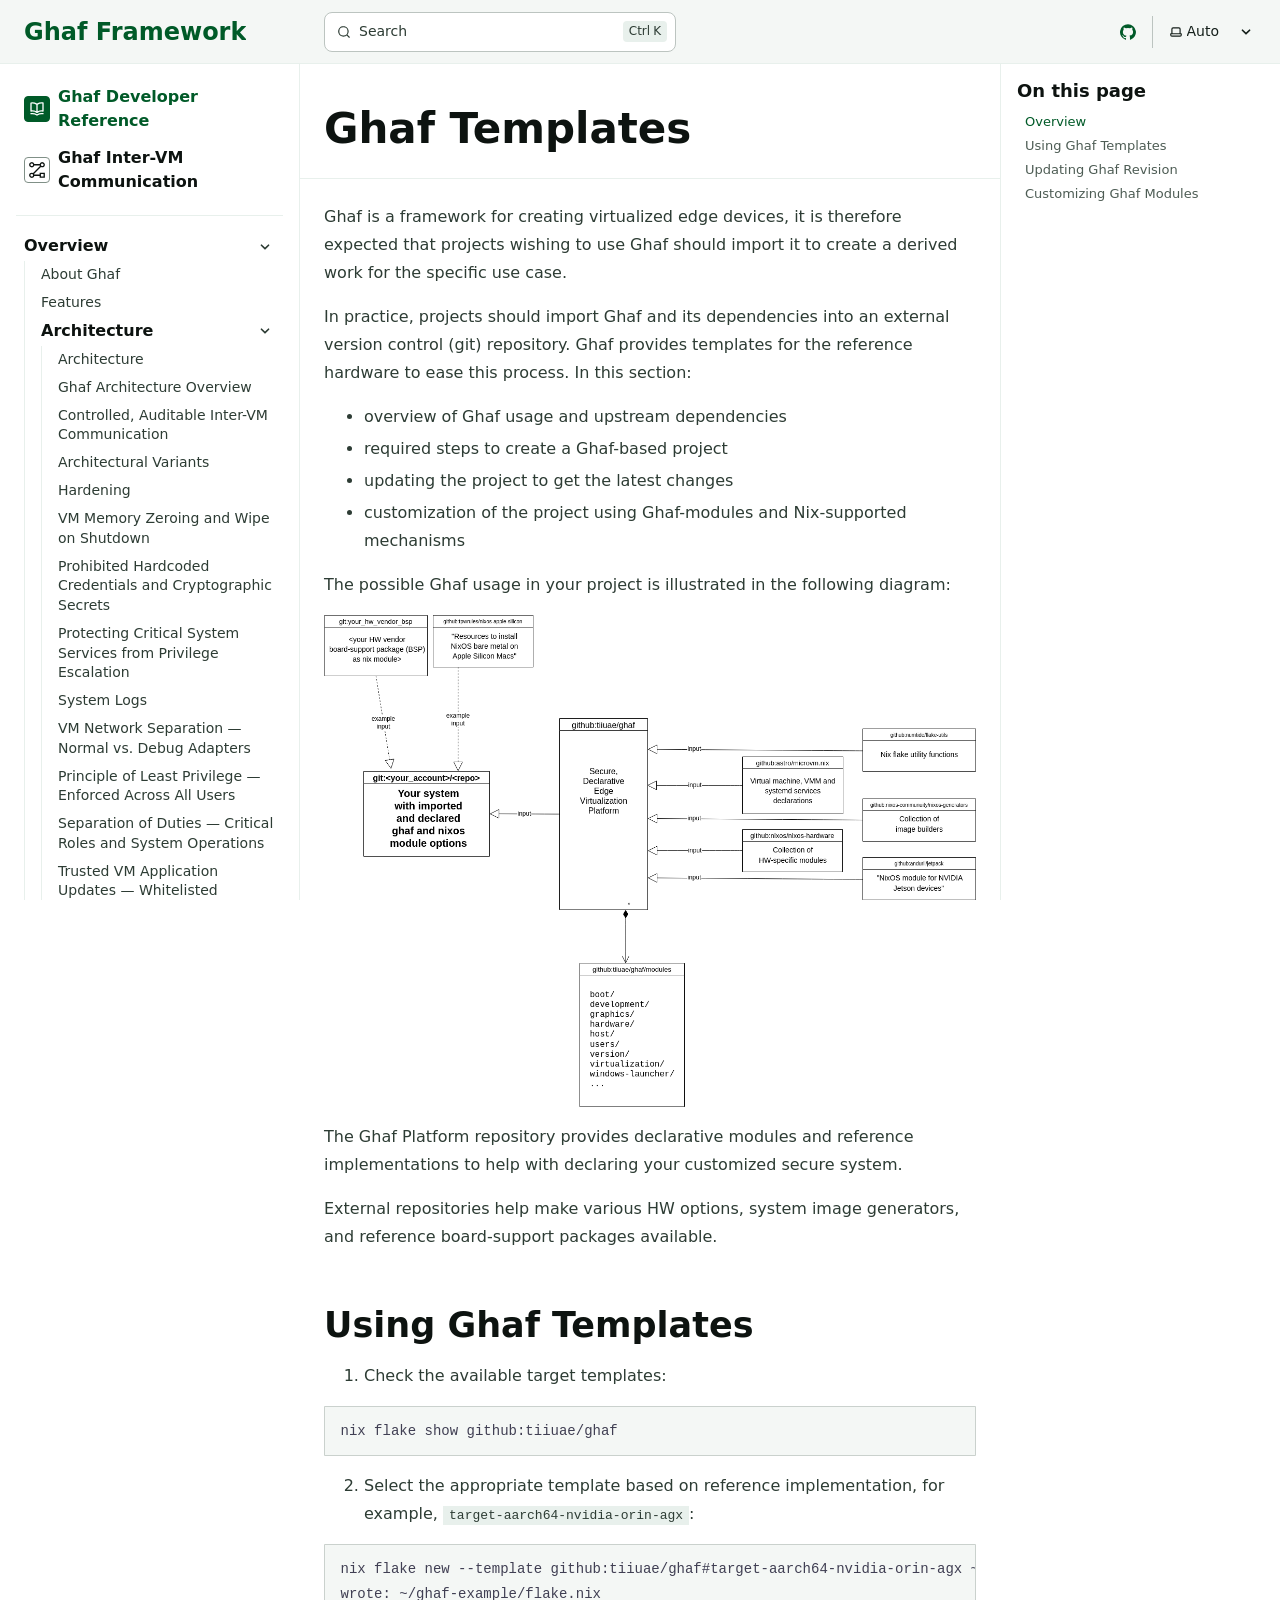
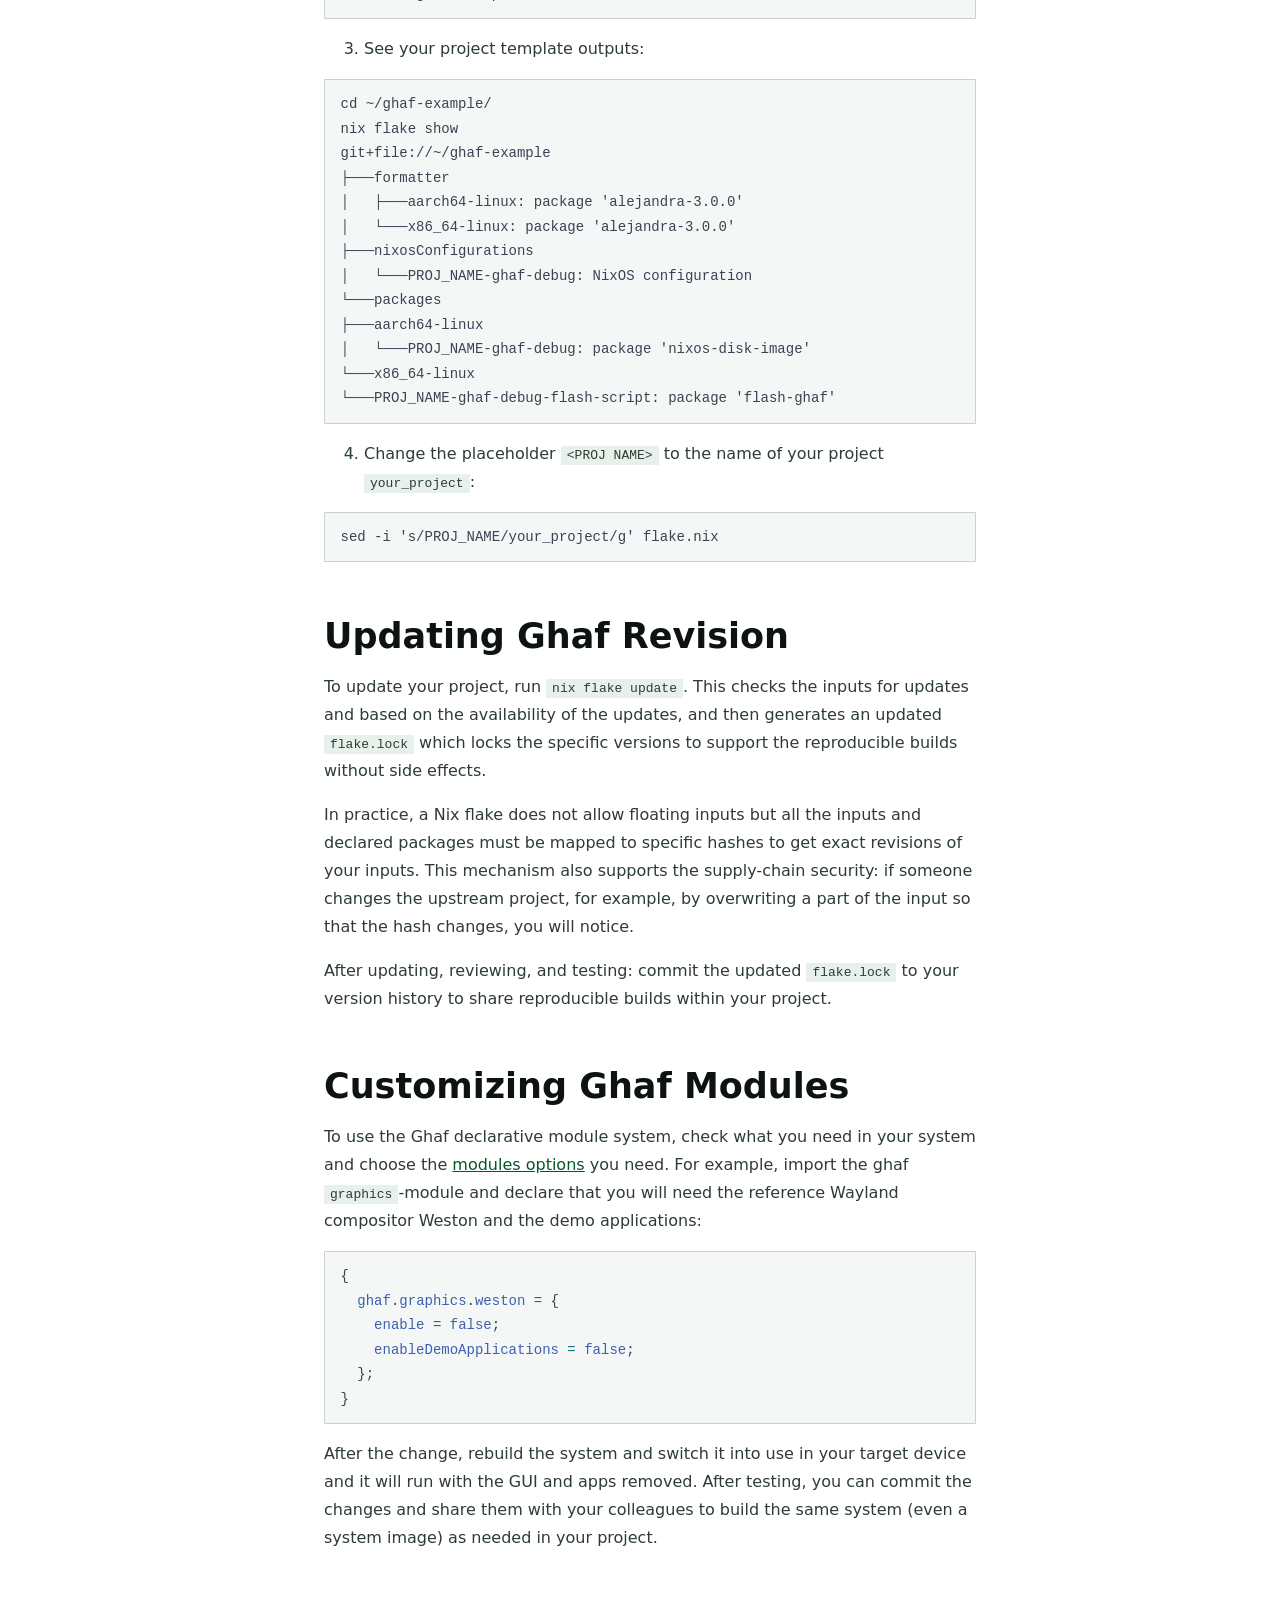
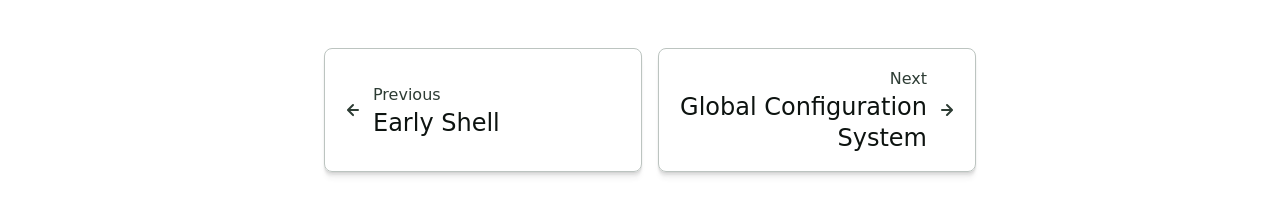
<file: ghaf/dev/library/index.html>
<!DOCTYPE html><html lang="en" dir="ltr" data-theme="dark" data-has-toc data-has-sidebar class="astro-bguv2lll"> <head><meta charset="utf-8"/><meta name="viewport" content="width=device-width, initial-scale=1"/><title>Ghaf Templates | Ghaf Framework</title><link rel="canonical" href="https://ghaf.tii.ae/ghaf/dev/library/"/><link rel="sitemap" href="/sitemap-index.xml"/><link rel="shortcut icon" href="/favicon.svg" type="image/svg+xml"/><meta name="generator" content="Astro v5.17.1"/><meta name="generator" content="Starlight v0.37.6"/><meta property="og:title" content="Ghaf Templates"/><meta property="og:type" content="article"/><meta property="og:url" content="https://ghaf.tii.ae/ghaf/dev/library/"/><meta property="og:locale" content="en"/><meta property="og:site_name" content="Ghaf Framework"/><meta name="twitter:card" content="summary_large_image"/><script>
	window.StarlightThemeProvider = (() => {
		const storedTheme =
			typeof localStorage !== 'undefined' && localStorage.getItem('starlight-theme');
		const theme =
			storedTheme ||
			(window.matchMedia('(prefers-color-scheme: light)').matches ? 'light' : 'dark');
		document.documentElement.dataset.theme = theme === 'light' ? 'light' : 'dark';
		return {
			updatePickers(theme = storedTheme || 'auto') {
				document.querySelectorAll('starlight-theme-select').forEach((picker) => {
					const select = picker.querySelector('select');
					if (select) select.value = theme;
					/** @type {HTMLTemplateElement | null} */
					const tmpl = document.querySelector(`#theme-icons`);
					const newIcon = tmpl && tmpl.content.querySelector('.' + theme);
					if (newIcon) {
						const oldIcon = picker.querySelector('svg.label-icon');
						if (oldIcon) {
							oldIcon.replaceChildren(...newIcon.cloneNode(true).childNodes);
						}
					}
				});
			},
		};
	})();
</script><template id="theme-icons"><svg aria-hidden="true" class="light astro-c6vsoqas" width="16" height="16" viewBox="0 0 24 24" fill="currentColor" style="--sl-icon-size: 1em;"><path d="M5 12a1 1 0 0 0-1-1H3a1 1 0 0 0 0 2h1a1 1 0 0 0 1-1Zm.64 5-.71.71a1 1 0 0 0 0 1.41 1 1 0 0 0 1.41 0l.71-.71A1 1 0 0 0 5.64 17ZM12 5a1 1 0 0 0 1-1V3a1 1 0 0 0-2 0v1a1 1 0 0 0 1 1Zm5.66 2.34a1 1 0 0 0 .7-.29l.71-.71a1 1 0 1 0-1.41-1.41l-.66.71a1 1 0 0 0 0 1.41 1 1 0 0 0 .66.29Zm-12-.29a1 1 0 0 0 1.41 0 1 1 0 0 0 0-1.41l-.71-.71a1.004 1.004 0 1 0-1.43 1.41l.73.71ZM21 11h-1a1 1 0 0 0 0 2h1a1 1 0 0 0 0-2Zm-2.64 6A1 1 0 0 0 17 18.36l.71.71a1 1 0 0 0 1.41 0 1 1 0 0 0 0-1.41l-.76-.66ZM12 6.5a5.5 5.5 0 1 0 5.5 5.5A5.51 5.51 0 0 0 12 6.5Zm0 9a3.5 3.5 0 1 1 0-7 3.5 3.5 0 0 1 0 7Zm0 3.5a1 1 0 0 0-1 1v1a1 1 0 0 0 2 0v-1a1 1 0 0 0-1-1Z"/></svg><svg aria-hidden="true" class="dark astro-c6vsoqas" width="16" height="16" viewBox="0 0 24 24" fill="currentColor" style="--sl-icon-size: 1em;"><path d="M21.64 13a1 1 0 0 0-1.05-.14 8.049 8.049 0 0 1-3.37.73 8.15 8.15 0 0 1-8.14-8.1 8.59 8.59 0 0 1 .25-2A1 1 0 0 0 8 2.36a10.14 10.14 0 1 0 14 11.69 1 1 0 0 0-.36-1.05Zm-9.5 6.69A8.14 8.14 0 0 1 7.08 5.22v.27a10.15 10.15 0 0 0 10.14 10.14 9.784 9.784 0 0 0 2.1-.22 8.11 8.11 0 0 1-7.18 4.32v-.04Z"/></svg><svg aria-hidden="true" class="auto astro-c6vsoqas" width="16" height="16" viewBox="0 0 24 24" fill="currentColor" style="--sl-icon-size: 1em;"><path d="M21 14h-1V7a3 3 0 0 0-3-3H7a3 3 0 0 0-3 3v7H3a1 1 0 0 0-1 1v2a3 3 0 0 0 3 3h14a3 3 0 0 0 3-3v-2a1 1 0 0 0-1-1ZM6 7a1 1 0 0 1 1-1h10a1 1 0 0 1 1 1v7H6V7Zm14 10a1 1 0 0 1-1 1H5a1 1 0 0 1-1-1v-1h16v1Z"/></svg></template><link rel="stylesheet" href="/_astro/print.DNXP8c50.css" media="print"><link rel="stylesheet" href="/_astro/index.DRBrafbx.css">
<style>@layer starlight.components{:root{--sl-badge-default-border: var(--sl-color-accent);--sl-badge-default-bg: var(--sl-color-accent-low);--sl-badge-default-text: #fff;--sl-badge-note-border: var(--sl-color-blue);--sl-badge-note-bg: var(--sl-color-blue-low);--sl-badge-note-text: #fff;--sl-badge-danger-border: var(--sl-color-red);--sl-badge-danger-bg: var(--sl-color-red-low);--sl-badge-danger-text: #fff;--sl-badge-success-border: var(--sl-color-green);--sl-badge-success-bg: var(--sl-color-green-low);--sl-badge-success-text: #fff;--sl-badge-caution-border: var(--sl-color-orange);--sl-badge-caution-bg: var(--sl-color-orange-low);--sl-badge-caution-text: #fff;--sl-badge-tip-border: var(--sl-color-purple);--sl-badge-tip-bg: var(--sl-color-purple-low);--sl-badge-tip-text: #fff}[data-theme=light]:root{--sl-badge-default-bg: var(--sl-color-accent-high);--sl-badge-note-bg: var(--sl-color-blue-high);--sl-badge-danger-bg: var(--sl-color-red-high);--sl-badge-success-bg: var(--sl-color-green-high);--sl-badge-caution-bg: var(--sl-color-orange-high);--sl-badge-tip-bg: var(--sl-color-purple-high)}.sl-badge:where(.astro-avdet4wd){display:inline-block;border:1px solid var(--sl-color-border-badge);border-radius:.25rem;font-family:var(--sl-font-system-mono);line-height:normal;color:var(--sl-color-text-badge);background-color:var(--sl-color-bg-badge);overflow-wrap:anywhere}.sidebar-content .sl-badge:where(.astro-avdet4wd){line-height:1;font-size:var(--sl-text-xs);padding:.125rem .375rem}.sidebar-content a[aria-current=page]>.sl-badge:where(.astro-avdet4wd){--sl-color-bg-badge: transparent;--sl-color-border-badge: currentColor;color:inherit}.default:where(.astro-avdet4wd){--sl-color-bg-badge: var(--sl-badge-default-bg);--sl-color-border-badge: var(--sl-badge-default-border);--sl-color-text-badge: var(--sl-badge-default-text)}.note:where(.astro-avdet4wd){--sl-color-bg-badge: var(--sl-badge-note-bg);--sl-color-border-badge: var(--sl-badge-note-border);--sl-color-text-badge: var(--sl-badge-note-text)}.danger:where(.astro-avdet4wd){--sl-color-bg-badge: var(--sl-badge-danger-bg);--sl-color-border-badge: var(--sl-badge-danger-border);--sl-color-text-badge: var(--sl-badge-danger-text)}.success:where(.astro-avdet4wd){--sl-color-bg-badge: var(--sl-badge-success-bg);--sl-color-border-badge: var(--sl-badge-success-border);--sl-color-text-badge: var(--sl-badge-success-text)}.tip:where(.astro-avdet4wd){--sl-color-bg-badge: var(--sl-badge-tip-bg);--sl-color-border-badge: var(--sl-badge-tip-border);--sl-color-text-badge: var(--sl-badge-tip-text)}.caution:where(.astro-avdet4wd){--sl-color-bg-badge: var(--sl-badge-caution-bg);--sl-color-border-badge: var(--sl-badge-caution-border);--sl-color-text-badge: var(--sl-badge-caution-text)}.small:where(.astro-avdet4wd){font-size:var(--sl-text-xs);padding:.125rem .25rem}.medium:where(.astro-avdet4wd){font-size:var(--sl-text-sm);padding:.175rem .35rem}.large:where(.astro-avdet4wd){font-size:var(--sl-text-base);padding:.225rem .45rem}.sl-markdown-content :is(h1,h2,h3,h4,h5,h6) .sl-badge:where(.astro-avdet4wd){vertical-align:middle}}
@layer starlight.components{.card:where(.astro-v5tidmuc){--sl-card-border: var(--sl-color-purple);--sl-card-bg: var(--sl-color-purple-low);border:1px solid var(--sl-color-gray-5);background-color:var(--sl-color-black);padding:clamp(1rem,calc(.125rem + 3vw),2.5rem);flex-direction:column;gap:clamp(.5rem,calc(.125rem + 1vw),1rem)}.card:where(.astro-v5tidmuc):nth-child(4n+1){--sl-card-border: var(--sl-color-orange);--sl-card-bg: var(--sl-color-orange-low)}.card:where(.astro-v5tidmuc):nth-child(4n+3){--sl-card-border: var(--sl-color-green);--sl-card-bg: var(--sl-color-green-low)}.card:where(.astro-v5tidmuc):nth-child(4n+4){--sl-card-border: var(--sl-color-red);--sl-card-bg: var(--sl-color-red-low)}.card:where(.astro-v5tidmuc):nth-child(4n+5){--sl-card-border: var(--sl-color-blue);--sl-card-bg: var(--sl-color-blue-low)}.title:where(.astro-v5tidmuc){font-weight:600;font-size:var(--sl-text-h4);color:var(--sl-color-white);line-height:var(--sl-line-height-headings);gap:1rem;align-items:center}.card:where(.astro-v5tidmuc) .icon:where(.astro-v5tidmuc){border:1px solid var(--sl-card-border);background-color:var(--sl-card-bg);padding:.2em;border-radius:.25rem;flex-shrink:0}.card:where(.astro-v5tidmuc) .body:where(.astro-v5tidmuc){margin:0;font-size:clamp(var(--sl-text-sm),calc(.5rem + 1vw),var(--sl-text-body))}}
@layer starlight.components{.card-grid:where(.astro-zntqmydn){display:grid;grid-template-columns:100%;gap:1rem}.card-grid:where(.astro-zntqmydn)>*{margin-top:0!important}@media(min-width:50rem){.card-grid:where(.astro-zntqmydn){grid-template-columns:1fr 1fr;gap:1.5rem}.stagger:where(.astro-zntqmydn){--stagger-height: 5rem;padding-bottom:var(--stagger-height)}.stagger:where(.astro-zntqmydn)>*:nth-child(2n){transform:translateY(var(--stagger-height))}}}
@layer starlight.components{svg:where(.astro-c6vsoqas){color:var(--sl-icon-color);font-size:var(--sl-icon-size, 1em);width:1em;height:1em}}
@layer starlight.components{starlight-tabs:where(.astro-esqgolmp){display:block}.tablist-wrapper:where(.astro-esqgolmp){overflow-x:auto}:where(.astro-esqgolmp)[role=tablist]{display:flex;list-style:none;border-bottom:2px solid var(--sl-color-gray-5);padding:0}.tab:where(.astro-esqgolmp){display:flex}.tab:where(.astro-esqgolmp)>:where(.astro-esqgolmp)[role=tab]{--sl-tab-color-border: var(--sl-color-gray-5);display:flex;align-items:center;gap:.5rem;line-height:var(--sl-line-height-headings);padding:.275rem 1.25rem;text-decoration:none;box-shadow:0 2px 0 var(--sl-tab-color-border);color:var(--sl-color-gray-3);outline-offset:var(--sl-outline-offset-inside);overflow-wrap:initial}.tab:where(.astro-esqgolmp) :where(.astro-esqgolmp)[role=tab][aria-selected=true]{--sl-tab-color-border: var(--sl-color-text-accent);color:var(--sl-color-white);font-weight:600}.tablist-wrapper:where(.astro-esqgolmp)~[role=tabpanel]{margin-top:1rem}}
@layer starlight.components{.sl-steps{--bullet-size: calc(var(--sl-line-height) * 1rem);--bullet-margin: .375rem;list-style:none;counter-reset:steps-counter var(--sl-steps-start, 0);padding-inline-start:0}.sl-steps>li{counter-increment:steps-counter;position:relative;padding-inline-start:calc(var(--bullet-size) + 1rem);padding-bottom:1px;min-height:calc(var(--bullet-size) + var(--bullet-margin))}.sl-steps>li+li{margin-top:0}.sl-steps>li:before{content:counter(steps-counter);position:absolute;top:0;inset-inline-start:0;width:var(--bullet-size);height:var(--bullet-size);line-height:var(--bullet-size);font-size:var(--sl-text-xs);font-weight:600;text-align:center;color:var(--sl-color-white);background-color:var(--sl-color-gray-6);border-radius:99rem;box-shadow:inset 0 0 0 1px var(--sl-color-gray-5)}.sl-steps>li:after{--guide-width: 1px;content:"";position:absolute;top:calc(var(--bullet-size) + var(--bullet-margin));bottom:var(--bullet-margin);inset-inline-start:calc((var(--bullet-size) - var(--guide-width)) / 2);width:var(--guide-width);background-color:var(--sl-color-hairline-light)}}@layer starlight.content{.sl-steps>li>:first-child{--lh: calc(1em * var(--sl-line-height));--shift-y: calc(.5 * (var(--bullet-size) - var(--lh)));transform:translateY(var(--shift-y));margin-bottom:var(--shift-y)}.sl-steps>li>:first-child:where(h1,h2,h3,h4,h5,h6){--lh: calc(1em * var(--sl-line-height-headings))}@supports (--prop: 1lh){.sl-steps>li>:first-child{--lh: 1lh}}}
@layer starlight.components{starlight-file-tree:where(.astro-p67cqifm){--x-space: 1.5rem;--y-space: .125rem;--y-pad: 0;display:block;border:1px solid var(--sl-color-gray-5);padding:1rem;background-color:var(--sl-color-gray-6);font-size:var(--sl-text-xs);font-family:var(--__sl-font-mono);overflow-x:auto}starlight-file-tree:where(.astro-p67cqifm) .directory>details{border:0;padding:0;padding-inline-start:var(--x-space);background:transparent}starlight-file-tree:where(.astro-p67cqifm) .directory>details>summary{margin-inline-start:calc(-1 * var(--x-space));border:0;padding:var(--y-pad) .625rem;font-weight:400;color:var(--sl-color-white);max-width:100%}starlight-file-tree:where(.astro-p67cqifm) .directory>details>summary::marker,starlight-file-tree:where(.astro-p67cqifm) .directory>details>summary::-webkit-details-marker{color:var(--sl-color-gray-3)}starlight-file-tree:where(.astro-p67cqifm) .directory>details>summary:hover,starlight-file-tree:where(.astro-p67cqifm) .directory>details>summary:hover .tree-icon{cursor:pointer;color:var(--sl-color-text-accent);fill:currentColor}starlight-file-tree:where(.astro-p67cqifm) .directory>details>summary:hover~ul{border-color:var(--sl-color-gray-4)}starlight-file-tree:where(.astro-p67cqifm) .directory>details>summary:hover .highlight .tree-icon{color:var(--sl-color-text-invert);fill:currentColor}starlight-file-tree:where(.astro-p67cqifm) ul{margin-inline-start:.5rem;border-inline-start:1px solid var(--sl-color-gray-5);padding:0;padding-inline-start:.125rem;list-style:none}starlight-file-tree:where(.astro-p67cqifm)>ul{margin:0;border:0;padding:0}starlight-file-tree:where(.astro-p67cqifm) li{margin:var(--y-space) 0;padding:var(--y-pad) 0}starlight-file-tree:where(.astro-p67cqifm) .file{margin-inline-start:calc(var(--x-space) - .125rem);color:var(--sl-color-white)}starlight-file-tree:where(.astro-p67cqifm) .tree-entry{display:inline-flex;align-items:flex-start;flex-wrap:wrap;max-width:calc(100% - 1rem)}@media(min-width:30em){starlight-file-tree:where(.astro-p67cqifm) .tree-entry{flex-wrap:nowrap}}starlight-file-tree:where(.astro-p67cqifm) .tree-entry>:first-child{flex-shrink:0}starlight-file-tree:where(.astro-p67cqifm) .empty{color:var(--sl-color-gray-3);padding-inline-start:.375rem}starlight-file-tree:where(.astro-p67cqifm) .comment{color:var(--sl-color-gray-3);padding-inline-start:1.625rem;max-width:24rem;min-width:12rem}starlight-file-tree:where(.astro-p67cqifm) .highlight{display:inline-block;border-radius:.25rem;padding-inline-end:.5rem;color:var(--sl-color-text-invert);background-color:var(--sl-color-text-accent)}starlight-file-tree:where(.astro-p67cqifm) svg{display:inline;fill:var(--sl-color-gray-3);vertical-align:middle;margin-inline:.25rem .375rem;width:.875rem;height:.875rem}starlight-file-tree:where(.astro-p67cqifm) .highlight svg.tree-icon{fill:currentColor}}
@layer starlight.components{.sl-link-button:where(.astro-xwgiixxa){align-items:center;border:1px solid transparent;border-radius:999rem;display:inline-flex;font-size:var(--sl-text-sm);gap:.5em;line-height:1.1875;outline-offset:.25rem;padding:.4375rem 1.125rem;text-decoration:none}.sl-link-button:where(.astro-xwgiixxa).primary{background:var(--sl-color-text-accent);border-color:var(--sl-color-text-accent);color:var(--sl-color-black)}.sl-link-button:where(.astro-xwgiixxa).primary:hover{color:var(--sl-color-black)}.sl-link-button:where(.astro-xwgiixxa).secondary{border-color:inherit;color:var(--sl-color-white)}.sl-link-button:where(.astro-xwgiixxa).minimal{color:var(--sl-color-white);padding-inline:0}.sl-link-button:where(.astro-xwgiixxa) svg{flex-shrink:0}@media(min-width:50rem){.sl-link-button:where(.astro-xwgiixxa){font-size:var(--sl-text-base);padding:.9375rem 1.25rem}}.sl-markdown-content .sl-link-button:where(.astro-xwgiixxa){margin-inline-end:1rem}.sl-markdown-content .sl-link-button:where(.astro-xwgiixxa):not(:where(p *)){margin-block:1rem}}
</style><script type="module" src="/_astro/page.B1D-nYk3.js"></script></head> <body class="astro-bguv2lll"> <a href="#_top" class="astro-7q3lir66">Skip to content</a>  <div class="page sl-flex astro-vrdttmbt"> <header class="header astro-vrdttmbt"><div class="header astro-kmkmnagf"> <div class="title-wrapper sl-flex astro-kmkmnagf"> <a href="/" class="site-title sl-flex astro-m46x6ez3">  <span class="astro-m46x6ez3" translate="no"> Ghaf Framework </span> </a>  </div> <div class="sl-flex print:hidden astro-kmkmnagf"> <site-search class="astro-kmkmnagf astro-v37mnknz" data-translations="{&#34;placeholder&#34;:&#34;Search&#34;}"> <button data-open-modal disabled aria-label="Search" aria-keyshortcuts="Control+K" class="astro-v37mnknz"> <svg aria-hidden="true" class="astro-v37mnknz astro-c6vsoqas" width="16" height="16" viewBox="0 0 24 24" fill="currentColor" style="--sl-icon-size: 1em;"><path d="M21.71 20.29 18 16.61A9 9 0 1 0 16.61 18l3.68 3.68a.999.999 0 0 0 1.42 0 1 1 0 0 0 0-1.39ZM11 18a7 7 0 1 1 0-14 7 7 0 0 1 0 14Z"/></svg> <span class="sl-hidden md:sl-block astro-v37mnknz" aria-hidden="true">Search</span> <kbd class="sl-hidden md:sl-flex astro-v37mnknz" style="display: none;"> <kbd class="astro-v37mnknz">Ctrl</kbd><kbd class="astro-v37mnknz">K</kbd> </kbd> </button> <dialog style="padding:0" aria-label="Search" class="astro-v37mnknz"> <div class="dialog-frame sl-flex astro-v37mnknz">  <button data-close-modal class="sl-flex md:sl-hidden astro-v37mnknz"> Cancel </button> <div class="search-container astro-v37mnknz"> <div id="starlight__search" class="astro-v37mnknz"></div> </div> </div> </dialog> </site-search>  <script>
	(() => {
		const openBtn = document.querySelector('button[data-open-modal]');
		const shortcut = openBtn?.querySelector('kbd');
		if (!openBtn || !(shortcut instanceof HTMLElement)) return;
		const platformKey = shortcut.querySelector('kbd');
		if (platformKey && /(Mac|iPhone|iPod|iPad)/i.test(navigator.platform)) {
			platformKey.textContent = '⌘';
			openBtn.setAttribute('aria-keyshortcuts', 'Meta+K');
		}
		shortcut.style.display = '';
	})();
</script> <script type="module" src="/_astro/Search.astro_astro_type_script_index_0_lang.cjYDvRdi.js"></script>   </div> <div class="sl-hidden md:sl-flex print:hidden right-group astro-kmkmnagf"> <div class="sl-flex social-icons astro-kmkmnagf"> <a href="https://github.com/tiiuae/ghaf" rel="me" class="sl-flex astro-wy4te6ga"><span class="sr-only astro-wy4te6ga">GitHub</span><svg aria-hidden="true" class="astro-wy4te6ga astro-c6vsoqas" width="16" height="16" viewBox="0 0 24 24" fill="currentColor" style="--sl-icon-size: 1em;"><path d="M12 .3a12 12 0 0 0-3.8 23.38c.6.12.83-.26.83-.57L9 21.07c-3.34.72-4.04-1.61-4.04-1.61-.55-1.39-1.34-1.76-1.34-1.76-1.08-.74.09-.73.09-.73 1.2.09 1.83 1.24 1.83 1.24 1.08 1.83 2.81 1.3 3.5 1 .1-.78.42-1.31.76-1.61-2.67-.3-5.47-1.33-5.47-5.93 0-1.31.47-2.38 1.24-3.22-.14-.3-.54-1.52.1-3.18 0 0 1-.32 3.3 1.23a11.5 11.5 0 0 1 6 0c2.28-1.55 3.29-1.23 3.29-1.23.64 1.66.24 2.88.12 3.18a4.65 4.65 0 0 1 1.23 3.22c0 4.61-2.8 5.63-5.48 5.92.42.36.81 1.1.81 2.22l-.01 3.29c0 .31.2.69.82.57A12 12 0 0 0 12 .3Z"/></svg></a> </div> <starlight-theme-select>  <label style="--sl-select-width: 6.25em" class="astro-4yphtoen"> <span class="sr-only astro-4yphtoen">Select theme</span> <svg aria-hidden="true" class="icon label-icon astro-4yphtoen astro-c6vsoqas" width="16" height="16" viewBox="0 0 24 24" fill="currentColor" style="--sl-icon-size: 1em;"><path d="M21 14h-1V7a3 3 0 0 0-3-3H7a3 3 0 0 0-3 3v7H3a1 1 0 0 0-1 1v2a3 3 0 0 0 3 3h14a3 3 0 0 0 3-3v-2a1 1 0 0 0-1-1ZM6 7a1 1 0 0 1 1-1h10a1 1 0 0 1 1 1v7H6V7Zm14 10a1 1 0 0 1-1 1H5a1 1 0 0 1-1-1v-1h16v1Z"/></svg> <select autocomplete="off" class="astro-4yphtoen"> <option value="dark" class="astro-4yphtoen">Dark</option><option value="light" class="astro-4yphtoen">Light</option><option value="auto" selected class="astro-4yphtoen">Auto</option> </select> <svg aria-hidden="true" class="icon caret astro-4yphtoen astro-c6vsoqas" width="16" height="16" viewBox="0 0 24 24" fill="currentColor" style="--sl-icon-size: 1em;"><path d="M17 9.17a1 1 0 0 0-1.41 0L12 12.71 8.46 9.17a1 1 0 1 0-1.41 1.42l4.24 4.24a1.002 1.002 0 0 0 1.42 0L17 10.59a1.002 1.002 0 0 0 0-1.42Z"/></svg> </label>  </starlight-theme-select>  <script>
	StarlightThemeProvider.updatePickers();
</script> <script type="module">const r="starlight-theme",o=e=>e==="auto"||e==="dark"||e==="light"?e:"auto",c=()=>o(typeof localStorage<"u"&&localStorage.getItem(r));function n(e){typeof localStorage<"u"&&localStorage.setItem(r,e==="light"||e==="dark"?e:"")}const l=()=>matchMedia("(prefers-color-scheme: light)").matches?"light":"dark";function t(e){StarlightThemeProvider.updatePickers(e),document.documentElement.dataset.theme=e==="auto"?l():e,n(e)}matchMedia("(prefers-color-scheme: light)").addEventListener("change",()=>{c()==="auto"&&t("auto")});class s extends HTMLElement{constructor(){super(),t(c()),this.querySelector("select")?.addEventListener("change",a=>{a.currentTarget instanceof HTMLSelectElement&&t(o(a.currentTarget.value))})}}customElements.define("starlight-theme-select",s);</script> <script type="module">class s extends HTMLElement{constructor(){super();const e=this.querySelector("select");e&&(e.addEventListener("change",t=>{t.currentTarget instanceof HTMLSelectElement&&(window.location.pathname=t.currentTarget.value)}),window.addEventListener("pageshow",t=>{if(!t.persisted)return;const n=e.querySelector("option[selected]")?.index;n!==e.selectedIndex&&(e.selectedIndex=n??0)}))}}customElements.define("starlight-lang-select",s);</script> </div> </div> </header> <nav class="sidebar print:hidden astro-vrdttmbt" aria-label="Main"> <starlight-menu-button class="print:hidden astro-jif73yzw"> <button aria-expanded="false" aria-label="Menu" aria-controls="starlight__sidebar" class="sl-flex md:sl-hidden astro-jif73yzw"> <svg aria-hidden="true" class="open-menu astro-jif73yzw astro-c6vsoqas" width="16" height="16" viewBox="0 0 24 24" fill="currentColor" style="--sl-icon-size: 1em;"><path d="M3 8h18a1 1 0 1 0 0-2H3a1 1 0 0 0 0 2Zm18 8H3a1 1 0 0 0 0 2h18a1 1 0 0 0 0-2Zm0-5H3a1 1 0 0 0 0 2h18a1 1 0 0 0 0-2Z"/></svg> <svg aria-hidden="true" class="close-menu astro-jif73yzw astro-c6vsoqas" width="16" height="16" viewBox="0 0 24 24" fill="currentColor" style="--sl-icon-size: 1em;"><path d="m13.41 12 6.3-6.29a1.004 1.004 0 1 0-1.42-1.42L12 10.59l-6.29-6.3a1.004 1.004 0 0 0-1.42 1.42l6.3 6.29-6.3 6.29a1 1 0 0 0 0 1.42.998.998 0 0 0 1.42 0l6.29-6.3 6.29 6.3a.999.999 0 0 0 1.42 0 1 1 0 0 0 0-1.42L13.41 12Z"/></svg> </button> </starlight-menu-button> <script type="module">class s extends HTMLElement{constructor(){super(),this.btn=this.querySelector("button"),this.btn.addEventListener("click",()=>this.toggleExpanded());const t=this.closest("nav");t&&t.addEventListener("keyup",e=>this.closeOnEscape(e))}setExpanded(t){this.setAttribute("aria-expanded",String(t)),document.body.toggleAttribute("data-mobile-menu-expanded",t)}toggleExpanded(){this.setExpanded(this.getAttribute("aria-expanded")!=="true")}closeOnEscape(t){t.code==="Escape"&&(this.setExpanded(!1),this.btn.focus())}}customElements.define("starlight-menu-button",s);</script>   <div id="starlight__sidebar" class="sidebar-pane astro-vrdttmbt"> <div class="sidebar-content sl-flex astro-vrdttmbt"> <ul class="starlight-sidebar-topics astro-2fh6iaza"> <li class="astro-2fh6iaza"> <a href="/ghaf/overview/" class="starlight-sidebar-topics-current astro-2fh6iaza"> <div class="starlight-sidebar-topics-icon astro-2fh6iaza"> <svg aria-hidden="true" class="astro-2fh6iaza astro-c6vsoqas" width="16" height="16" viewBox="0 0 24 24" fill="currentColor" style="--sl-icon-size: 1em;"><path d="M21.17 2.06A13.1 13.1 0 0 0 19 1.87a12.94 12.94 0 0 0-7 2.05 12.94 12.94 0 0 0-7-2 13.1 13.1 0 0 0-2.17.19 1 1 0 0 0-.83 1v12a1 1 0 0 0 1.17 1 10.9 10.9 0 0 1 8.25 1.91l.12.07h.11a.91.91 0 0 0 .7 0h.11l.12-.07A10.899 10.899 0 0 1 20.83 16 1 1 0 0 0 22 15V3a1 1 0 0 0-.83-.94ZM11 15.35a12.87 12.87 0 0 0-6-1.48H4v-10c.333-.02.667-.02 1 0a10.86 10.86 0 0 1 6 1.8v9.68Zm9-1.44h-1a12.87 12.87 0 0 0-6 1.48V5.67a10.86 10.86 0 0 1 6-1.8c.333-.02.667-.02 1 0v10.04Zm1.17 4.15a13.098 13.098 0 0 0-2.17-.19 12.94 12.94 0 0 0-7 2.05 12.94 12.94 0 0 0-7-2.05c-.727.003-1.453.066-2.17.19A1 1 0 0 0 2 19.21a1 1 0 0 0 1.17.79 10.9 10.9 0 0 1 8.25 1.91 1 1 0 0 0 1.16 0A10.9 10.9 0 0 1 20.83 20a1 1 0 0 0 1.17-.79 1 1 0 0 0-.83-1.15Z"/></svg> </div> <div class="astro-2fh6iaza"> Ghaf Developer Reference  </div> </a> </li><li class="astro-2fh6iaza"> <a href="/givc/overview/" class="astro-2fh6iaza"> <div class="starlight-sidebar-topics-icon astro-2fh6iaza"> <svg aria-hidden="true" class="astro-2fh6iaza astro-c6vsoqas" width="16" height="16" viewBox="0 0 24 24" fill="currentColor" style="--sl-icon-size: 1em;"><path d="M15.948 15.948L15.948 18.888L7.926 18.888Q7.800 18.384 7.506 17.922L7.506 17.922L17.922 7.506Q18.804 8.052 19.896 8.052L19.896 8.052Q21.408 8.052 22.542 7.023Q23.676 5.994 23.802 4.461Q23.928 2.928 22.983 1.710Q22.038 0.492 20.526 0.240Q19.014-0.012 17.733 0.828Q16.452 1.668 16.074 3.138L16.074 3.138L7.926 3.138Q7.548 1.710 6.330 0.870Q5.112 0.030 3.621 0.219Q2.130 0.408 1.164 1.521Q0.198 2.634 0.198 4.125Q0.198 5.616 1.164 6.729Q2.130 7.842 3.621 8.031Q5.112 8.220 6.330 7.380Q7.548 6.540 7.926 5.112L7.926 5.112L16.074 5.112Q16.200 5.616 16.494 6.078L16.494 6.078L6.078 16.494Q5.196 15.948 4.146 15.948L4.146 15.948Q2.592 15.948 1.458 16.977Q0.324 18.006 0.198 19.539Q0.072 21.072 1.017 22.290Q1.962 23.508 3.474 23.760Q4.986 24.012 6.267 23.172Q7.548 22.332 7.926 20.862L7.926 20.862L15.948 20.862L15.948 23.802L23.802 23.802L23.802 15.948L15.948 15.948ZM4.146 6.078L4.146 6.078Q3.432 6.078 2.886 5.637Q2.340 5.196 2.214 4.503Q2.088 3.810 2.403 3.201Q2.718 2.592 3.369 2.319Q4.020 2.046 4.692 2.256Q5.364 2.466 5.763 3.033Q6.162 3.600 6.099 4.314Q6.036 5.028 5.532 5.532L5.532 5.532Q4.944 6.078 4.146 6.078ZM19.854 2.172L19.854 2.172Q20.484 2.172 20.967 2.487Q21.450 2.802 21.681 3.369Q21.912 3.936 21.807 4.524Q21.702 5.112 21.282 5.532Q20.862 5.952 20.274 6.057Q19.686 6.162 19.119 5.931Q18.552 5.700 18.237 5.217Q17.922 4.734 17.922 4.104L17.922 4.104Q17.922 3.306 18.489 2.739Q19.056 2.172 19.854 2.172ZM4.146 21.828L4.146 21.828Q3.306 21.828 2.739 21.261Q2.172 20.694 2.172 19.875Q2.172 19.056 2.739 18.489Q3.306 17.922 4.125 17.922Q4.944 17.922 5.532 18.489Q6.120 19.056 6.120 19.875Q6.120 20.694 5.532 21.261Q4.944 21.828 4.146 21.828ZM17.922 21.828L17.922 17.922L21.828 17.922L21.828 21.828L17.922 21.828Z"/></svg> </div> <div class="astro-2fh6iaza"> Ghaf Inter-VM Communication  </div> </a> </li> </ul>  <sl-sidebar-state-persist data-hash="0756kz0" class="astro-kku4brbg"> <script aria-hidden="true">
		(() => {
			try {
				if (!matchMedia('(min-width: 50em)').matches) return;
				/** @type {HTMLElement | null} */
				const target = document.querySelector('sl-sidebar-state-persist');
				const state = JSON.parse(sessionStorage.getItem('sl-sidebar-state') || '0');
				if (!target || !state || target.dataset.hash !== state.hash) return;
				window._starlightScrollRestore = state.scroll;
				customElements.define(
					'sl-sidebar-restore',
					class SidebarRestore extends HTMLElement {
						connectedCallback() {
							try {
								const idx = parseInt(this.dataset.index || '');
								const details = this.closest('details');
								if (details && typeof state.open[idx] === 'boolean') details.open = state.open[idx];
							} catch {}
						}
					}
				);
			} catch {}
		})();
	</script>  <ul class="top-level astro-3ii7xxms"> <li class="astro-3ii7xxms"> <details open class="astro-3ii7xxms"> <summary class="astro-3ii7xxms"> <span class="group-label astro-3ii7xxms"> <span class="large astro-3ii7xxms">Overview</span>  </span> <svg aria-hidden="true" class="caret astro-3ii7xxms astro-c6vsoqas" width="16" height="16" viewBox="0 0 24 24" fill="currentColor" style="--sl-icon-size: 1.25rem;"><path d="m14.83 11.29-4.24-4.24a1 1 0 1 0-1.42 1.41L12.71 12l-3.54 3.54a1 1 0 0 0 0 1.41 1 1 0 0 0 .71.29 1 1 0 0 0 .71-.29l4.24-4.24a1.002 1.002 0 0 0 0-1.42Z"/></svg> </summary> <sl-sidebar-restore data-index="0"></sl-sidebar-restore> <ul class="astro-3ii7xxms"> <li class="astro-3ii7xxms"> <a href="/ghaf/overview/" class="astro-3ii7xxms"> <span class="astro-3ii7xxms">About Ghaf</span>  </a> </li><li class="astro-3ii7xxms"> <a href="/ghaf/overview/features/" class="astro-3ii7xxms"> <span class="astro-3ii7xxms">Features</span>  </a> </li><li class="astro-3ii7xxms"> <details open class="astro-3ii7xxms"> <summary class="astro-3ii7xxms"> <span class="group-label astro-3ii7xxms"> <span class="large astro-3ii7xxms">Architecture</span>  </span> <svg aria-hidden="true" class="caret astro-3ii7xxms astro-c6vsoqas" width="16" height="16" viewBox="0 0 24 24" fill="currentColor" style="--sl-icon-size: 1.25rem;"><path d="m14.83 11.29-4.24-4.24a1 1 0 1 0-1.42 1.41L12.71 12l-3.54 3.54a1 1 0 0 0 0 1.41 1 1 0 0 0 .71.29 1 1 0 0 0 .71-.29l4.24-4.24a1.002 1.002 0 0 0 0-1.42Z"/></svg> </summary> <sl-sidebar-restore data-index="1"></sl-sidebar-restore> <ul class="astro-3ii7xxms"> <li class="astro-3ii7xxms"> <a href="/ghaf/overview/arch/" class="astro-3ii7xxms"> <span class="astro-3ii7xxms">Architecture</span>  </a> </li><li class="astro-3ii7xxms"> <a href="/ghaf/overview/arch/system-architecture/" class="astro-3ii7xxms"> <span class="astro-3ii7xxms">Ghaf Architecture Overview</span>  </a> </li><li class="astro-3ii7xxms"> <a href="/ghaf/overview/arch/inter-vm-communication-control/" class="astro-3ii7xxms"> <span class="astro-3ii7xxms">Controlled, Auditable Inter-VM Communication</span>  </a> </li><li class="astro-3ii7xxms"> <a href="/ghaf/overview/arch/variants/" class="astro-3ii7xxms"> <span class="astro-3ii7xxms">Architectural Variants</span>  </a> </li><li class="astro-3ii7xxms"> <a href="/ghaf/overview/arch/hardening/" class="astro-3ii7xxms"> <span class="astro-3ii7xxms">Hardening</span>  </a> </li><li class="astro-3ii7xxms"> <a href="/ghaf/overview/arch/vm-memory-wipe/" class="astro-3ii7xxms"> <span class="astro-3ii7xxms">VM Memory Zeroing and Wipe on Shutdown</span>  </a> </li><li class="astro-3ii7xxms"> <a href="/ghaf/overview/arch/prohibited-hardcoded-secrets/" class="astro-3ii7xxms"> <span class="astro-3ii7xxms">Prohibited Hardcoded Credentials and Cryptographic Secrets</span>  </a> </li><li class="astro-3ii7xxms"> <a href="/ghaf/overview/arch/critical-services-privilege-escalation/" class="astro-3ii7xxms"> <span class="astro-3ii7xxms">Protecting Critical System Services from Privilege Escalation</span>  </a> </li><li class="astro-3ii7xxms"> <a href="/ghaf/overview/arch/system-logs-encryption/" class="astro-3ii7xxms"> <span class="astro-3ii7xxms">System Logs</span>  </a> </li><li class="astro-3ii7xxms"> <a href="/ghaf/overview/arch/vm-network-separation/" class="astro-3ii7xxms"> <span class="astro-3ii7xxms">VM Network Separation — Normal vs. Debug Adapters</span>  </a> </li><li class="astro-3ii7xxms"> <a href="/ghaf/overview/arch/least-privilege/" class="astro-3ii7xxms"> <span class="astro-3ii7xxms">Principle of Least Privilege — Enforced Across All Users</span>  </a> </li><li class="astro-3ii7xxms"> <a href="/ghaf/overview/arch/separation-of-duties/" class="astro-3ii7xxms"> <span class="astro-3ii7xxms">Separation of Duties — Critical Roles and System Operations</span>  </a> </li><li class="astro-3ii7xxms"> <a href="/ghaf/overview/arch/trusted-vm-whitelisted-repos/" class="astro-3ii7xxms"> <span class="astro-3ii7xxms">Trusted VM Application Updates — Whitelisted Repositories</span>  </a> </li><li class="astro-3ii7xxms"> <a href="/ghaf/overview/arch/secureboot/" class="astro-3ii7xxms"> <span class="astro-3ii7xxms">Secure Boot</span>  </a> </li><li class="astro-3ii7xxms"> <a href="/ghaf/overview/arch/stack/" class="astro-3ii7xxms"> <span class="astro-3ii7xxms">Stack</span>  </a> </li><li class="astro-3ii7xxms"> <a href="/ghaf/overview/arch/guest-tpm/" class="astro-3ii7xxms"> <span class="astro-3ii7xxms">Virtualized TPM for guests</span>  </a> </li> </ul>  </details> </li><li class="astro-3ii7xxms"> <details class="astro-3ii7xxms"> <summary class="astro-3ii7xxms"> <span class="group-label astro-3ii7xxms"> <span class="large astro-3ii7xxms">Architecture Decision Records</span>  </span> <svg aria-hidden="true" class="caret astro-3ii7xxms astro-c6vsoqas" width="16" height="16" viewBox="0 0 24 24" fill="currentColor" style="--sl-icon-size: 1.25rem;"><path d="m14.83 11.29-4.24-4.24a1 1 0 1 0-1.42 1.41L12.71 12l-3.54 3.54a1 1 0 0 0 0 1.41 1 1 0 0 0 .71.29 1 1 0 0 0 .71-.29l4.24-4.24a1.002 1.002 0 0 0 0-1.42Z"/></svg> </summary> <sl-sidebar-restore data-index="2"></sl-sidebar-restore> <ul class="astro-3ii7xxms"> <li class="astro-3ii7xxms"> <a href="/ghaf/overview/arch/adr/" class="astro-3ii7xxms"> <span class="astro-3ii7xxms">ADRs</span>  </a> </li><li class="astro-3ii7xxms"> <a href="/ghaf/overview/arch/adr/minimal-host/" class="astro-3ii7xxms"> <span class="astro-3ii7xxms">Minimal Host</span> <span class="sl-badge caution small  astro-3ii7xxms astro-avdet4wd">Proposed</span> </a> </li><li class="astro-3ii7xxms"> <a href="/ghaf/overview/arch/adr/netvm/" class="astro-3ii7xxms"> <span class="astro-3ii7xxms">Networking Virtual Machine</span> <span class="sl-badge caution small  astro-3ii7xxms astro-avdet4wd">Proposed</span> </a> </li><li class="astro-3ii7xxms"> <a href="/ghaf/overview/arch/adr/idsvm/" class="astro-3ii7xxms"> <span class="astro-3ii7xxms">Intrusion Detection System Virtual Machine</span> <span class="sl-badge caution small  astro-3ii7xxms astro-avdet4wd">Proposed</span> </a> </li><li class="astro-3ii7xxms"> <a href="/ghaf/overview/arch/adr/platform-bus-passthrough-support/" class="astro-3ii7xxms"> <span class="astro-3ii7xxms">rust-vmm—Bus Passthrough Support for Rust VMMs</span> <span class="sl-badge caution small  astro-3ii7xxms astro-avdet4wd">Proposed</span> </a> </li><li class="astro-3ii7xxms"> <a href="/ghaf/overview/arch/adr/fss/" class="astro-3ii7xxms"> <span class="astro-3ii7xxms">Forward Secure Sealing for Audit Logs</span> <span class="sl-badge success small  astro-3ii7xxms astro-avdet4wd">Accepted</span> </a> </li> </ul>  </details> </li> </ul>  </details> </li><li class="astro-3ii7xxms"> <details open class="astro-3ii7xxms"> <summary class="astro-3ii7xxms"> <span class="group-label astro-3ii7xxms"> <span class="large astro-3ii7xxms">Developer Guide</span>  </span> <svg aria-hidden="true" class="caret astro-3ii7xxms astro-c6vsoqas" width="16" height="16" viewBox="0 0 24 24" fill="currentColor" style="--sl-icon-size: 1.25rem;"><path d="m14.83 11.29-4.24-4.24a1 1 0 1 0-1.42 1.41L12.71 12l-3.54 3.54a1 1 0 0 0 0 1.41 1 1 0 0 0 .71.29 1 1 0 0 0 .71-.29l4.24-4.24a1.002 1.002 0 0 0 0-1.42Z"/></svg> </summary> <sl-sidebar-restore data-index="3"></sl-sidebar-restore> <ul class="astro-3ii7xxms"> <li class="astro-3ii7xxms"> <details open class="astro-3ii7xxms"> <summary class="astro-3ii7xxms"> <span class="group-label astro-3ii7xxms"> <span class="large astro-3ii7xxms">Reference</span>  </span> <svg aria-hidden="true" class="caret astro-3ii7xxms astro-c6vsoqas" width="16" height="16" viewBox="0 0 24 24" fill="currentColor" style="--sl-icon-size: 1.25rem;"><path d="m14.83 11.29-4.24-4.24a1 1 0 1 0-1.42 1.41L12.71 12l-3.54 3.54a1 1 0 0 0 0 1.41 1 1 0 0 0 .71.29 1 1 0 0 0 .71-.29l4.24-4.24a1.002 1.002 0 0 0 0-1.42Z"/></svg> </summary> <sl-sidebar-restore data-index="4"></sl-sidebar-restore> <ul class="astro-3ii7xxms"> <li class="astro-3ii7xxms"> <a href="/ghaf/dev/ref/" class="astro-3ii7xxms"> <span class="astro-3ii7xxms">Reference Implementations</span>  </a> </li><li class="astro-3ii7xxms"> <a href="/ghaf/dev/ref/ubuntu-development-setup/" class="astro-3ii7xxms"> <span class="astro-3ii7xxms">Ubuntu Development Setup</span>  </a> </li><li class="astro-3ii7xxms"> <a href="/ghaf/dev/ref/development/" class="astro-3ii7xxms"> <span class="astro-3ii7xxms">Development</span>  </a> </li><li class="astro-3ii7xxms"> <a href="/ghaf/dev/ref/build_and_run/" class="astro-3ii7xxms"> <span class="astro-3ii7xxms">Build and Run</span>  </a> </li><li class="astro-3ii7xxms"> <a href="/ghaf/dev/ref/remote_build_setup/" class="astro-3ii7xxms"> <span class="astro-3ii7xxms">Running Remote Build on NixOS</span>  </a> </li><li class="astro-3ii7xxms"> <a href="/ghaf/dev/ref/installer/" class="astro-3ii7xxms"> <span class="astro-3ii7xxms">Installer</span>  </a> </li><li class="astro-3ii7xxms"> <a href="/ghaf/dev/ref/cross_compilation/" class="astro-3ii7xxms"> <span class="astro-3ii7xxms">Cross Compilation</span>  </a> </li><li class="astro-3ii7xxms"> <a href="/ghaf/dev/ref/deferred-disk-encryption/" class="astro-3ii7xxms"> <span class="astro-3ii7xxms">Deferred Disk Encryption</span>  </a> </li><li class="astro-3ii7xxms"> <a href="/ghaf/dev/ref/creating_appvm/" class="astro-3ii7xxms"> <span class="astro-3ii7xxms">Creating an Application VM</span>  </a> </li><li class="astro-3ii7xxms"> <a href="/ghaf/dev/ref/hw-config/" class="astro-3ii7xxms"> <span class="astro-3ii7xxms">Hardware Configuration</span>  </a> </li><li class="astro-3ii7xxms"> <a href="/ghaf/dev/ref/profiles-config/" class="astro-3ii7xxms"> <span class="astro-3ii7xxms">Profiles Configuration</span>  </a> </li><li class="astro-3ii7xxms"> <a href="/ghaf/dev/ref/packages/" class="astro-3ii7xxms"> <span class="astro-3ii7xxms">Ghaf Packages Reference</span>  </a> </li><li class="astro-3ii7xxms"> <a href="/ghaf/dev/ref/modules/" class="astro-3ii7xxms"> <span class="astro-3ii7xxms">Ghaf Modules Reference</span>  </a> </li><li class="astro-3ii7xxms"> <a href="/ghaf/dev/ref/dependencies/" class="astro-3ii7xxms"> <span class="astro-3ii7xxms">External Dependencies</span>  </a> </li><li class="astro-3ii7xxms"> <a href="/ghaf/dev/ref/builder-functions/" class="astro-3ii7xxms"> <span class="astro-3ii7xxms">Builder Functions</span>  </a> </li><li class="astro-3ii7xxms"> <a href="/ghaf/dev/ref/cosmic/" class="astro-3ii7xxms"> <span class="astro-3ii7xxms">COSMIC Desktop Environment</span>  </a> </li><li class="astro-3ii7xxms"> <a href="/ghaf/dev/ref/idsvm-development/" class="astro-3ii7xxms"> <span class="astro-3ii7xxms">IDS VM Further Development</span>  </a> </li><li class="astro-3ii7xxms"> <a href="/ghaf/dev/ref/systemd-service-config/" class="astro-3ii7xxms"> <span class="astro-3ii7xxms">systemd Service Hardening</span>  </a> </li><li class="astro-3ii7xxms"> <a href="/ghaf/dev/ref/dynamic-hostname/" class="astro-3ii7xxms"> <span class="astro-3ii7xxms">Dynamic Hostname Generation</span>  </a> </li><li class="astro-3ii7xxms"> <a href="/ghaf/dev/ref/fleet/" class="astro-3ii7xxms"> <span class="astro-3ii7xxms">Fleet MDM</span>  </a> </li><li class="astro-3ii7xxms"> <a href="/ghaf/dev/ref/memory-wipe/" class="astro-3ii7xxms"> <span class="astro-3ii7xxms">Memory Wipe on Boot and Free</span>  </a> </li><li class="astro-3ii7xxms"> <a href="/ghaf/dev/ref/kill_switch/" class="astro-3ii7xxms"> <span class="astro-3ii7xxms">Ghaf Kill Switch</span>  </a> </li><li class="astro-3ii7xxms"> <a href="/ghaf/dev/ref/wireguard-gui/" class="astro-3ii7xxms"> <span class="astro-3ii7xxms">Wireguard GUI</span>  </a> </li><li class="astro-3ii7xxms"> <a href="/ghaf/dev/ref/yubikey/" class="astro-3ii7xxms"> <span class="astro-3ii7xxms">YubiKey Support</span>  </a> </li><li class="astro-3ii7xxms"> <a href="/ghaf/dev/ref/ghaf-vms/" class="astro-3ii7xxms"> <span class="astro-3ii7xxms">Ghaf VMs Status Tool</span>  </a> </li> </ul>  </details> </li><li class="astro-3ii7xxms"> <details open class="astro-3ii7xxms"> <summary class="astro-3ii7xxms"> <span class="group-label astro-3ii7xxms"> <span class="large astro-3ii7xxms">Troubleshooting</span>  </span> <svg aria-hidden="true" class="caret astro-3ii7xxms astro-c6vsoqas" width="16" height="16" viewBox="0 0 24 24" fill="currentColor" style="--sl-icon-size: 1.25rem;"><path d="m14.83 11.29-4.24-4.24a1 1 0 1 0-1.42 1.41L12.71 12l-3.54 3.54a1 1 0 0 0 0 1.41 1 1 0 0 0 .71.29 1 1 0 0 0 .71-.29l4.24-4.24a1.002 1.002 0 0 0 0-1.42Z"/></svg> </summary> <sl-sidebar-restore data-index="5"></sl-sidebar-restore> <ul class="astro-3ii7xxms"> <li class="astro-3ii7xxms"> <a href="/ghaf/dev/troubleshooting/" class="astro-3ii7xxms"> <span class="astro-3ii7xxms">Troubleshooting</span>  </a> </li><li class="astro-3ii7xxms"> <a href="/ghaf/dev/troubleshooting/systemd/system-log/" class="astro-3ii7xxms"> <span class="astro-3ii7xxms">Analyzing System Log</span>  </a> </li><li class="astro-3ii7xxms"> <a href="/ghaf/dev/troubleshooting/systemd/systemctl/" class="astro-3ii7xxms"> <span class="astro-3ii7xxms">Debugging systemd Using systemctl</span>  </a> </li><li class="astro-3ii7xxms"> <a href="/ghaf/dev/troubleshooting/systemd/systemd-analyzer/" class="astro-3ii7xxms"> <span class="astro-3ii7xxms">Inspecting Services with systemd-analyze</span>  </a> </li><li class="astro-3ii7xxms"> <a href="/ghaf/dev/troubleshooting/systemd/strace/" class="astro-3ii7xxms"> <span class="astro-3ii7xxms">Using strace for Debugging Initialization Sequence</span>  </a> </li><li class="astro-3ii7xxms"> <a href="/ghaf/dev/troubleshooting/systemd/early-shell/" class="astro-3ii7xxms"> <span class="astro-3ii7xxms">Early Shell</span>  </a> </li> </ul>  </details> </li><li class="astro-3ii7xxms"> <details open class="astro-3ii7xxms"> <summary class="astro-3ii7xxms"> <span class="group-label astro-3ii7xxms"> <span class="large astro-3ii7xxms">Ghaf as a Library</span>  </span> <svg aria-hidden="true" class="caret astro-3ii7xxms astro-c6vsoqas" width="16" height="16" viewBox="0 0 24 24" fill="currentColor" style="--sl-icon-size: 1.25rem;"><path d="m14.83 11.29-4.24-4.24a1 1 0 1 0-1.42 1.41L12.71 12l-3.54 3.54a1 1 0 0 0 0 1.41 1 1 0 0 0 .71.29 1 1 0 0 0 .71-.29l4.24-4.24a1.002 1.002 0 0 0 0-1.42Z"/></svg> </summary> <sl-sidebar-restore data-index="6"></sl-sidebar-restore> <ul class="astro-3ii7xxms"> <li class="astro-3ii7xxms"> <a href="/ghaf/dev/library/" aria-current="page" class="astro-3ii7xxms"> <span class="astro-3ii7xxms">Ghaf Templates</span>  </a> </li><li class="astro-3ii7xxms"> <a href="/ghaf/dev/global-config/" class="astro-3ii7xxms"> <span class="astro-3ii7xxms">Global Configuration System</span>  </a> </li><li class="astro-3ii7xxms"> <a href="/ghaf/dev/library/example_project/" class="astro-3ii7xxms"> <span class="astro-3ii7xxms">Example Project</span>  </a> </li><li class="astro-3ii7xxms"> <a href="/ghaf/dev/library/modules_options/" class="astro-3ii7xxms"> <span class="astro-3ii7xxms">Modules Options</span>  </a> </li><li class="astro-3ii7xxms"> <details class="astro-3ii7xxms"> <summary class="astro-3ii7xxms"> <span class="group-label astro-3ii7xxms"> <span class="large astro-3ii7xxms">Library API</span>  </span> <svg aria-hidden="true" class="caret astro-3ii7xxms astro-c6vsoqas" width="16" height="16" viewBox="0 0 24 24" fill="currentColor" style="--sl-icon-size: 1.25rem;"><path d="m14.83 11.29-4.24-4.24a1 1 0 1 0-1.42 1.41L12.71 12l-3.54 3.54a1 1 0 0 0 0 1.41 1 1 0 0 0 .71.29 1 1 0 0 0 .71-.29l4.24-4.24a1.002 1.002 0 0 0 0-1.42Z"/></svg> </summary> <sl-sidebar-restore data-index="7"></sl-sidebar-restore> <ul class="astro-3ii7xxms"> <li class="astro-3ii7xxms"> <a href="/ghaf/dev/library/vm-helpers/" class="astro-3ii7xxms"> <span class="astro-3ii7xxms">VM Helper Functions</span>  </a> </li><li class="astro-3ii7xxms"> <a href="/ghaf/dev/library/features-api/" class="astro-3ii7xxms"> <span class="astro-3ii7xxms">Features API</span>  </a> </li><li class="astro-3ii7xxms"> <a href="/ghaf/dev/library/profiles-api/" class="astro-3ii7xxms"> <span class="astro-3ii7xxms">Profiles API</span>  </a> </li> </ul>  </details> </li> </ul>  </details> </li><li class="astro-3ii7xxms"> <details class="astro-3ii7xxms"> <summary class="astro-3ii7xxms"> <span class="group-label astro-3ii7xxms"> <span class="large astro-3ii7xxms">Architecture</span>  </span> <svg aria-hidden="true" class="caret astro-3ii7xxms astro-c6vsoqas" width="16" height="16" viewBox="0 0 24 24" fill="currentColor" style="--sl-icon-size: 1.25rem;"><path d="m14.83 11.29-4.24-4.24a1 1 0 1 0-1.42 1.41L12.71 12l-3.54 3.54a1 1 0 0 0 0 1.41 1 1 0 0 0 .71.29 1 1 0 0 0 .71-.29l4.24-4.24a1.002 1.002 0 0 0 0-1.42Z"/></svg> </summary> <sl-sidebar-restore data-index="8"></sl-sidebar-restore> <ul class="astro-3ii7xxms"> <li class="astro-3ii7xxms"> <a href="/ghaf/dev/architecture/" class="astro-3ii7xxms"> <span class="astro-3ii7xxms">Ghaf Architecture for Developers</span>  </a> </li><li class="astro-3ii7xxms"> <a href="/ghaf/dev/architecture/vm-composition/" class="astro-3ii7xxms"> <span class="astro-3ii7xxms">VM Composition with extendModules</span>  </a> </li><li class="astro-3ii7xxms"> <a href="/ghaf/dev/architecture/vm-memory-management/" class="astro-3ii7xxms"> <span class="astro-3ii7xxms">VM Memory Management</span>  </a> </li><li class="astro-3ii7xxms"> <a href="/ghaf/dev/architecture/config-propagation/" class="astro-3ii7xxms"> <span class="astro-3ii7xxms">Configuration Propagation</span>  </a> </li><li class="astro-3ii7xxms"> <a href="/ghaf/dev/architecture/module-conventions/" class="astro-3ii7xxms"> <span class="astro-3ii7xxms">Module Authoring Conventions</span>  </a> </li><li class="astro-3ii7xxms"> <a href="/ghaf/dev/architecture/anti-patterns/" class="astro-3ii7xxms"> <span class="astro-3ii7xxms">Anti-Patterns to Avoid</span>  </a> </li> </ul>  </details> </li><li class="astro-3ii7xxms"> <details class="astro-3ii7xxms"> <summary class="astro-3ii7xxms"> <span class="group-label astro-3ii7xxms"> <span class="large astro-3ii7xxms">Developer Guides</span>  </span> <svg aria-hidden="true" class="caret astro-3ii7xxms astro-c6vsoqas" width="16" height="16" viewBox="0 0 24 24" fill="currentColor" style="--sl-icon-size: 1.25rem;"><path d="m14.83 11.29-4.24-4.24a1 1 0 1 0-1.42 1.41L12.71 12l-3.54 3.54a1 1 0 0 0 0 1.41 1 1 0 0 0 .71.29 1 1 0 0 0 .71-.29l4.24-4.24a1.002 1.002 0 0 0 0-1.42Z"/></svg> </summary> <sl-sidebar-restore data-index="9"></sl-sidebar-restore> <ul class="astro-3ii7xxms"> <li class="astro-3ii7xxms"> <a href="/ghaf/dev/guides/" class="astro-3ii7xxms"> <span class="astro-3ii7xxms">Developer Guides</span>  </a> </li><li class="astro-3ii7xxms"> <a href="/ghaf/dev/guides/writing-modules/" class="astro-3ii7xxms"> <span class="astro-3ii7xxms">Writing Modules</span>  </a> </li><li class="astro-3ii7xxms"> <a href="/ghaf/dev/guides/creating-vms/" class="astro-3ii7xxms"> <span class="astro-3ii7xxms">Creating VMs</span>  </a> </li><li class="astro-3ii7xxms"> <a href="/ghaf/dev/guides/adding-features/" class="astro-3ii7xxms"> <span class="astro-3ii7xxms">Adding Features</span>  </a> </li><li class="astro-3ii7xxms"> <a href="/ghaf/dev/guides/extending-targets/" class="astro-3ii7xxms"> <span class="astro-3ii7xxms">Extending Targets</span>  </a> </li><li class="astro-3ii7xxms"> <a href="/ghaf/dev/guides/downstream-setup/" class="astro-3ii7xxms"> <span class="astro-3ii7xxms">Downstream Project Setup</span>  </a> </li><li class="astro-3ii7xxms"> <a href="/ghaf/dev/guides/migration/" class="astro-3ii7xxms"> <span class="astro-3ii7xxms">Migration Guide</span>  </a> </li> </ul>  </details> </li><li class="astro-3ii7xxms"> <details open class="astro-3ii7xxms"> <summary class="astro-3ii7xxms"> <span class="group-label astro-3ii7xxms"> <span class="large astro-3ii7xxms">Technologies</span>  </span> <svg aria-hidden="true" class="caret astro-3ii7xxms astro-c6vsoqas" width="16" height="16" viewBox="0 0 24 24" fill="currentColor" style="--sl-icon-size: 1.25rem;"><path d="m14.83 11.29-4.24-4.24a1 1 0 1 0-1.42 1.41L12.71 12l-3.54 3.54a1 1 0 0 0 0 1.41 1 1 0 0 0 .71.29 1 1 0 0 0 .71-.29l4.24-4.24a1.002 1.002 0 0 0 0-1.42Z"/></svg> </summary> <sl-sidebar-restore data-index="10"></sl-sidebar-restore> <ul class="astro-3ii7xxms"> <li class="astro-3ii7xxms"> <a href="/ghaf/dev/technologies/" class="astro-3ii7xxms"> <span class="astro-3ii7xxms">Technologies</span>  </a> </li><li class="astro-3ii7xxms"> <a href="/ghaf/dev/technologies/compartment/" class="astro-3ii7xxms"> <span class="astro-3ii7xxms">Compartmentalization</span>  </a> </li><li class="astro-3ii7xxms"> <details open class="astro-3ii7xxms"> <summary class="astro-3ii7xxms"> <span class="group-label astro-3ii7xxms"> <span class="large astro-3ii7xxms">Passthrough</span>  </span> <svg aria-hidden="true" class="caret astro-3ii7xxms astro-c6vsoqas" width="16" height="16" viewBox="0 0 24 24" fill="currentColor" style="--sl-icon-size: 1.25rem;"><path d="m14.83 11.29-4.24-4.24a1 1 0 1 0-1.42 1.41L12.71 12l-3.54 3.54a1 1 0 0 0 0 1.41 1 1 0 0 0 .71.29 1 1 0 0 0 .71-.29l4.24-4.24a1.002 1.002 0 0 0 0-1.42Z"/></svg> </summary> <sl-sidebar-restore data-index="11"></sl-sidebar-restore> <ul class="astro-3ii7xxms"> <li class="astro-3ii7xxms"> <a href="/ghaf/dev/technologies/passthrough/" class="astro-3ii7xxms"> <span class="astro-3ii7xxms">Devices Passthrough</span>  </a> </li><li class="astro-3ii7xxms"> <a href="/ghaf/dev/technologies/vfio/" class="astro-3ii7xxms"> <span class="astro-3ii7xxms">Binding Devices to VFIO Driver to Allow Passthrough</span>  </a> </li><li class="astro-3ii7xxms"> <a href="/ghaf/dev/technologies/device_tree_overlays_pt/" class="astro-3ii7xxms"> <span class="astro-3ii7xxms">Device Tree Overlays for Passthrough</span>  </a> </li><li class="astro-3ii7xxms"> <details class="astro-3ii7xxms"> <summary class="astro-3ii7xxms"> <span class="group-label astro-3ii7xxms"> <span class="large astro-3ii7xxms">NVIDIA Jetson AGX Orin</span>  </span> <svg aria-hidden="true" class="caret astro-3ii7xxms astro-c6vsoqas" width="16" height="16" viewBox="0 0 24 24" fill="currentColor" style="--sl-icon-size: 1.25rem;"><path d="m14.83 11.29-4.24-4.24a1 1 0 1 0-1.42 1.41L12.71 12l-3.54 3.54a1 1 0 0 0 0 1.41 1 1 0 0 0 .71.29 1 1 0 0 0 .71-.29l4.24-4.24a1.002 1.002 0 0 0 0-1.42Z"/></svg> </summary> <sl-sidebar-restore data-index="12"></sl-sidebar-restore> <ul class="astro-3ii7xxms"> <li class="astro-3ii7xxms"> <a href="/ghaf/dev/technologies/nvidia_agx_pt_uart/" class="astro-3ii7xxms"> <span class="astro-3ii7xxms">UART Passthrough</span>  </a> </li><li class="astro-3ii7xxms"> <a href="/ghaf/dev/technologies/nvidia_agx_pt_pcie/" class="astro-3ii7xxms"> <span class="astro-3ii7xxms">PCIe Passthrough</span>  </a> </li><li class="astro-3ii7xxms"> <a href="/ghaf/dev/technologies/nvidia_uarti_net_vm/" class="astro-3ii7xxms"> <span class="astro-3ii7xxms">UARTI Passthrough to netvm</span>  </a> </li> </ul>  </details> </li><li class="astro-3ii7xxms"> <details class="astro-3ii7xxms"> <summary class="astro-3ii7xxms"> <span class="group-label astro-3ii7xxms"> <span class="large astro-3ii7xxms">x86</span>  </span> <svg aria-hidden="true" class="caret astro-3ii7xxms astro-c6vsoqas" width="16" height="16" viewBox="0 0 24 24" fill="currentColor" style="--sl-icon-size: 1.25rem;"><path d="m14.83 11.29-4.24-4.24a1 1 0 1 0-1.42 1.41L12.71 12l-3.54 3.54a1 1 0 0 0 0 1.41 1 1 0 0 0 .71.29 1 1 0 0 0 .71-.29l4.24-4.24a1.002 1.002 0 0 0 0-1.42Z"/></svg> </summary> <sl-sidebar-restore data-index="13"></sl-sidebar-restore> <ul class="astro-3ii7xxms"> <li class="astro-3ii7xxms"> <a href="/ghaf/dev/technologies/x86_pcie_crosvm/" class="astro-3ii7xxms"> <span class="astro-3ii7xxms">x86 PCIe Passthrough with crosvm</span>  </a> </li><li class="astro-3ii7xxms"> <a href="/ghaf/dev/technologies/x86_gpu_passthrough_qemu/" class="astro-3ii7xxms"> <span class="astro-3ii7xxms">GPU Passthrough with Qemu</span>  </a> </li> </ul>  </details> </li> </ul>  </details> </li><li class="astro-3ii7xxms"> <a href="/ghaf/dev/technologies/nvidia_virtualization_bpmp/" class="astro-3ii7xxms"> <span class="astro-3ii7xxms">NVIDIA Jetson AGX Orin: Boot and Power Management Processor Virtualization</span>  </a> </li><li class="astro-3ii7xxms"> <a href="/ghaf/dev/technologies/hypervisor_options/" class="astro-3ii7xxms"> <span class="astro-3ii7xxms">Ghaf-Specific microvm Hypervisor Options</span>  </a> </li><li class="astro-3ii7xxms"> <a href="/ghaf/dev/technologies/hardware_acceleration/" class="astro-3ii7xxms"> <span class="astro-3ii7xxms">Hardware acceleration in Linux</span>  </a> </li><li class="astro-3ii7xxms"> <a href="/ghaf/dev/technologies/fake-battery/" class="astro-3ii7xxms"> <span class="astro-3ii7xxms">Fake battery loading and testing</span>  </a> </li> </ul>  </details> </li> </ul>  </details> </li><li class="astro-3ii7xxms"> <details open class="astro-3ii7xxms"> <summary class="astro-3ii7xxms"> <span class="group-label astro-3ii7xxms"> <span class="large astro-3ii7xxms">Build System and Supply Chain</span>  </span> <svg aria-hidden="true" class="caret astro-3ii7xxms astro-c6vsoqas" width="16" height="16" viewBox="0 0 24 24" fill="currentColor" style="--sl-icon-size: 1.25rem;"><path d="m14.83 11.29-4.24-4.24a1 1 0 1 0-1.42 1.41L12.71 12l-3.54 3.54a1 1 0 0 0 0 1.41 1 1 0 0 0 .71.29 1 1 0 0 0 .71-.29l4.24-4.24a1.002 1.002 0 0 0 0-1.42Z"/></svg> </summary> <sl-sidebar-restore data-index="14"></sl-sidebar-restore> <ul class="astro-3ii7xxms"> <li class="astro-3ii7xxms"> <a href="/ghaf/scs/ci-cd-system/" class="astro-3ii7xxms"> <span class="astro-3ii7xxms">Continuous Integration and Distribution</span>  </a> </li><li class="astro-3ii7xxms"> <details open class="astro-3ii7xxms"> <summary class="astro-3ii7xxms"> <span class="group-label astro-3ii7xxms"> <span class="large astro-3ii7xxms">Supply Chain Security</span>  </span> <svg aria-hidden="true" class="caret astro-3ii7xxms astro-c6vsoqas" width="16" height="16" viewBox="0 0 24 24" fill="currentColor" style="--sl-icon-size: 1.25rem;"><path d="m14.83 11.29-4.24-4.24a1 1 0 1 0-1.42 1.41L12.71 12l-3.54 3.54a1 1 0 0 0 0 1.41 1 1 0 0 0 .71.29 1 1 0 0 0 .71-.29l4.24-4.24a1.002 1.002 0 0 0 0-1.42Z"/></svg> </summary> <sl-sidebar-restore data-index="15"></sl-sidebar-restore> <ul class="astro-3ii7xxms"> <li class="astro-3ii7xxms"> <a href="/ghaf/scs/scs/" class="astro-3ii7xxms"> <span class="astro-3ii7xxms">Introduction</span>  </a> </li><li class="astro-3ii7xxms"> <a href="/ghaf/scs/slsa-framework/" class="astro-3ii7xxms"> <span class="astro-3ii7xxms">SLSA Framework</span>  </a> </li><li class="astro-3ii7xxms"> <a href="/ghaf/scs/sbom/" class="astro-3ii7xxms"> <span class="astro-3ii7xxms">Software Bill of Materials (SBOM)</span>  </a> </li><li class="astro-3ii7xxms"> <a href="/ghaf/scs/pki/" class="astro-3ii7xxms"> <span class="astro-3ii7xxms">Public Key Infrastructure</span>  </a> </li><li class="astro-3ii7xxms"> <a href="/ghaf/scs/fss/" class="astro-3ii7xxms"> <span class="astro-3ii7xxms">Forward Secure Sealing</span>  </a> </li><li class="astro-3ii7xxms"> <a href="/ghaf/scs/ghaf-security-fix-automation/" class="astro-3ii7xxms"> <span class="astro-3ii7xxms">Security Fix Automation</span>  </a> </li><li class="astro-3ii7xxms"> <a href="/ghaf/scs/patching-automation/" class="astro-3ii7xxms"> <span class="astro-3ii7xxms">Patch Management Automation</span>  </a> </li> </ul>  </details> </li> </ul>  </details> </li><li class="astro-3ii7xxms"> <details open class="astro-3ii7xxms"> <summary class="astro-3ii7xxms"> <span class="group-label astro-3ii7xxms"> <span class="large astro-3ii7xxms">Ghaf Showcases and Scenarios</span>  </span> <svg aria-hidden="true" class="caret astro-3ii7xxms astro-c6vsoqas" width="16" height="16" viewBox="0 0 24 24" fill="currentColor" style="--sl-icon-size: 1.25rem;"><path d="m14.83 11.29-4.24-4.24a1 1 0 1 0-1.42 1.41L12.71 12l-3.54 3.54a1 1 0 0 0 0 1.41 1 1 0 0 0 .71.29 1 1 0 0 0 .71-.29l4.24-4.24a1.002 1.002 0 0 0 0-1.42Z"/></svg> </summary> <sl-sidebar-restore data-index="16"></sl-sidebar-restore> <ul class="astro-3ii7xxms"> <li class="astro-3ii7xxms"> <a href="/ghaf/scenarios/showcases/" class="astro-3ii7xxms"> <span class="astro-3ii7xxms">Showcases</span>  </a> </li><li class="astro-3ii7xxms"> <a href="/ghaf/scenarios/run_win_vm/" class="astro-3ii7xxms"> <span class="astro-3ii7xxms">Running Windows 11 in VM on Ghaf</span>  </a> </li><li class="astro-3ii7xxms"> <a href="/ghaf/scenarios/run_cuttlefish/" class="astro-3ii7xxms"> <span class="astro-3ii7xxms">Running Android Cuttlefish Virtual Device on Ghaf</span>  </a> </li> </ul>  </details> </li><li class="astro-3ii7xxms"> <details class="astro-3ii7xxms"> <summary class="astro-3ii7xxms"> <span class="group-label astro-3ii7xxms"> <span class="large astro-3ii7xxms">Release Notes</span>  </span> <svg aria-hidden="true" class="caret astro-3ii7xxms astro-c6vsoqas" width="16" height="16" viewBox="0 0 24 24" fill="currentColor" style="--sl-icon-size: 1.25rem;"><path d="m14.83 11.29-4.24-4.24a1 1 0 1 0-1.42 1.41L12.71 12l-3.54 3.54a1 1 0 0 0 0 1.41 1 1 0 0 0 .71.29 1 1 0 0 0 .71-.29l4.24-4.24a1.002 1.002 0 0 0 0-1.42Z"/></svg> </summary> <sl-sidebar-restore data-index="17"></sl-sidebar-restore> <ul class="astro-3ii7xxms"> <li class="astro-3ii7xxms"> <a href="/ghaf/releases/release_notes/" class="astro-3ii7xxms"> <span class="astro-3ii7xxms">Ghaf Release Notes</span>  </a> </li><li class="astro-3ii7xxms"> <a href="/ghaf/releases/ghaf-26011/" class="astro-3ii7xxms"> <span class="astro-3ii7xxms">Release ghaf-26.01.1</span> <span class="sl-badge success small  astro-3ii7xxms astro-avdet4wd">Latest</span> </a> </li><li class="astro-3ii7xxms"> <a href="/ghaf/releases/ghaf-25121/" class="astro-3ii7xxms"> <span class="astro-3ii7xxms">Release ghaf-25.12.1</span>  </a> </li><li class="astro-3ii7xxms"> <a href="/ghaf/releases/ghaf-25111/" class="astro-3ii7xxms"> <span class="astro-3ii7xxms">Release ghaf-25.11.1</span>  </a> </li><li class="astro-3ii7xxms"> <a href="/ghaf/releases/ghaf-25101/" class="astro-3ii7xxms"> <span class="astro-3ii7xxms">Release ghaf-25.10.1</span>  </a> </li><li class="astro-3ii7xxms"> <a href="/ghaf/releases/ghaf-25093/" class="astro-3ii7xxms"> <span class="astro-3ii7xxms">Release ghaf-25.09.3</span>  </a> </li><li class="astro-3ii7xxms"> <a href="/ghaf/releases/ghaf-25092/" class="astro-3ii7xxms"> <span class="astro-3ii7xxms">Release ghaf-25.09.2</span>  </a> </li><li class="astro-3ii7xxms"> <a href="/ghaf/releases/ghaf-25091/" class="astro-3ii7xxms"> <span class="astro-3ii7xxms">Release ghaf-25.09.1</span>  </a> </li><li class="astro-3ii7xxms"> <a href="/ghaf/releases/ghaf-2508/" class="astro-3ii7xxms"> <span class="astro-3ii7xxms">Release ghaf-25.08</span>  </a> </li><li class="astro-3ii7xxms"> <a href="/ghaf/releases/ghaf-2506/" class="astro-3ii7xxms"> <span class="astro-3ii7xxms">Release ghaf-25.06</span>  </a> </li><li class="astro-3ii7xxms"> <a href="/ghaf/releases/ghaf-2505/" class="astro-3ii7xxms"> <span class="astro-3ii7xxms">Release ghaf-25.05</span>  </a> </li><li class="astro-3ii7xxms"> <a href="/ghaf/releases/ghaf-2504/" class="astro-3ii7xxms"> <span class="astro-3ii7xxms">Release ghaf-25.04</span>  </a> </li><li class="astro-3ii7xxms"> <a href="/ghaf/releases/ghaf-2503/" class="astro-3ii7xxms"> <span class="astro-3ii7xxms">Release ghaf-25.03</span>  </a> </li><li class="astro-3ii7xxms"> <a href="/ghaf/releases/ghaf-24124/" class="astro-3ii7xxms"> <span class="astro-3ii7xxms">Release ghaf-24.12.4</span>  </a> </li><li class="astro-3ii7xxms"> <a href="/ghaf/releases/ghaf-24123/" class="astro-3ii7xxms"> <span class="astro-3ii7xxms">Release ghaf-24.12.3</span>  </a> </li><li class="astro-3ii7xxms"> <a href="/ghaf/releases/ghaf-24122/" class="astro-3ii7xxms"> <span class="astro-3ii7xxms">Release ghaf-24.12.2</span>  </a> </li><li class="astro-3ii7xxms"> <a href="/ghaf/releases/ghaf-24121/" class="astro-3ii7xxms"> <span class="astro-3ii7xxms">Release ghaf-24.12.1</span>  </a> </li><li class="astro-3ii7xxms"> <a href="/ghaf/releases/ghaf-2412/" class="astro-3ii7xxms"> <span class="astro-3ii7xxms">Release ghaf-24.12</span>  </a> </li><li class="astro-3ii7xxms"> <a href="/ghaf/releases/ghaf-24094/" class="astro-3ii7xxms"> <span class="astro-3ii7xxms">Release ghaf-24.09.4</span>  </a> </li><li class="astro-3ii7xxms"> <a href="/ghaf/releases/ghaf-24093/" class="astro-3ii7xxms"> <span class="astro-3ii7xxms">Release ghaf-24.09.3</span>  </a> </li><li class="astro-3ii7xxms"> <a href="/ghaf/releases/ghaf-24092/" class="astro-3ii7xxms"> <span class="astro-3ii7xxms">Release ghaf-24.09.2</span>  </a> </li><li class="astro-3ii7xxms"> <a href="/ghaf/releases/ghaf-24091/" class="astro-3ii7xxms"> <span class="astro-3ii7xxms">Release ghaf-24.09.1</span>  </a> </li><li class="astro-3ii7xxms"> <a href="/ghaf/releases/ghaf-2409/" class="astro-3ii7xxms"> <span class="astro-3ii7xxms">Release ghaf-24.09</span>  </a> </li><li class="astro-3ii7xxms"> <a href="/ghaf/releases/ghaf-2406/" class="astro-3ii7xxms"> <span class="astro-3ii7xxms">Release ghaf-24.06</span>  </a> </li><li class="astro-3ii7xxms"> <a href="/ghaf/releases/ghaf-2403/" class="astro-3ii7xxms"> <span class="astro-3ii7xxms">Release ghaf-24.03</span>  </a> </li><li class="astro-3ii7xxms"> <a href="/ghaf/releases/ghaf-2312/" class="astro-3ii7xxms"> <span class="astro-3ii7xxms">Release ghaf-23.12</span>  </a> </li><li class="astro-3ii7xxms"> <a href="/ghaf/releases/ghaf-2309/" class="astro-3ii7xxms"> <span class="astro-3ii7xxms">Release ghaf-23.09</span>  </a> </li><li class="astro-3ii7xxms"> <a href="/ghaf/releases/ghaf-2306/" class="astro-3ii7xxms"> <span class="astro-3ii7xxms">Release ghaf-23.06</span>  </a> </li><li class="astro-3ii7xxms"> <a href="/ghaf/releases/ghaf-2305/" class="astro-3ii7xxms"> <span class="astro-3ii7xxms">Release ghaf-23.05</span>  </a> </li> </ul>  </details> </li><li class="astro-3ii7xxms"> <details class="astro-3ii7xxms"> <summary class="astro-3ii7xxms"> <span class="group-label astro-3ii7xxms"> <span class="large astro-3ii7xxms">Appendices</span>  </span> <svg aria-hidden="true" class="caret astro-3ii7xxms astro-c6vsoqas" width="16" height="16" viewBox="0 0 24 24" fill="currentColor" style="--sl-icon-size: 1.25rem;"><path d="m14.83 11.29-4.24-4.24a1 1 0 1 0-1.42 1.41L12.71 12l-3.54 3.54a1 1 0 0 0 0 1.41 1 1 0 0 0 .71.29 1 1 0 0 0 .71-.29l4.24-4.24a1.002 1.002 0 0 0 0-1.42Z"/></svg> </summary> <sl-sidebar-restore data-index="18"></sl-sidebar-restore> <ul class="astro-3ii7xxms"> <li class="astro-3ii7xxms"> <a href="/ghaf/appendices/glossary/" class="astro-3ii7xxms"> <span class="astro-3ii7xxms">Glossary</span>  </a> </li><li class="astro-3ii7xxms"> <a href="/ghaf/appendices/contributing_general/" class="astro-3ii7xxms"> <span class="astro-3ii7xxms">Contribution Guidelines</span>  </a> </li><li class="astro-3ii7xxms"> <details open class="astro-3ii7xxms"> <summary class="astro-3ii7xxms"> <span class="group-label astro-3ii7xxms"> <span class="large astro-3ii7xxms">Research</span>  </span> <svg aria-hidden="true" class="caret astro-3ii7xxms astro-c6vsoqas" width="16" height="16" viewBox="0 0 24 24" fill="currentColor" style="--sl-icon-size: 1.25rem;"><path d="m14.83 11.29-4.24-4.24a1 1 0 1 0-1.42 1.41L12.71 12l-3.54 3.54a1 1 0 0 0 0 1.41 1 1 0 0 0 .71.29 1 1 0 0 0 .71-.29l4.24-4.24a1.002 1.002 0 0 0 0-1.42Z"/></svg> </summary> <sl-sidebar-restore data-index="19"></sl-sidebar-restore> <ul class="astro-3ii7xxms"> <li class="astro-3ii7xxms"> <a href="/ghaf/appendices/research/installation/" class="astro-3ii7xxms"> <span class="astro-3ii7xxms">Approaches to Ghaf System Installation</span>  </a> </li><li class="astro-3ii7xxms"> <a href="/ghaf/appendices/research/imx8qm-passthrough/" class="astro-3ii7xxms"> <span class="astro-3ii7xxms">i.MX 8QM Ethernet Passthrough</span>  </a> </li> </ul>  </details> </li> </ul>  </details> </li> </ul>   <script aria-hidden="true">
		(() => {
			const scroller = document.getElementById('starlight__sidebar');
			if (!window._starlightScrollRestore || !scroller) return;
			scroller.scrollTop = window._starlightScrollRestore;
			delete window._starlightScrollRestore;
		})();
	</script> </sl-sidebar-state-persist>  <div class="md:sl-hidden"> <div class="mobile-preferences sl-flex astro-wu23bvmt"> <div class="social-icons astro-wu23bvmt"> <a href="https://github.com/tiiuae/ghaf" rel="me" class="sl-flex astro-wy4te6ga"><span class="sr-only astro-wy4te6ga">GitHub</span><svg aria-hidden="true" class="astro-wy4te6ga astro-c6vsoqas" width="16" height="16" viewBox="0 0 24 24" fill="currentColor" style="--sl-icon-size: 1em;"><path d="M12 .3a12 12 0 0 0-3.8 23.38c.6.12.83-.26.83-.57L9 21.07c-3.34.72-4.04-1.61-4.04-1.61-.55-1.39-1.34-1.76-1.34-1.76-1.08-.74.09-.73.09-.73 1.2.09 1.83 1.24 1.83 1.24 1.08 1.83 2.81 1.3 3.5 1 .1-.78.42-1.31.76-1.61-2.67-.3-5.47-1.33-5.47-5.93 0-1.31.47-2.38 1.24-3.22-.14-.3-.54-1.52.1-3.18 0 0 1-.32 3.3 1.23a11.5 11.5 0 0 1 6 0c2.28-1.55 3.29-1.23 3.29-1.23.64 1.66.24 2.88.12 3.18a4.65 4.65 0 0 1 1.23 3.22c0 4.61-2.8 5.63-5.48 5.92.42.36.81 1.1.81 2.22l-.01 3.29c0 .31.2.69.82.57A12 12 0 0 0 12 .3Z"/></svg></a> </div> <starlight-theme-select>  <label style="--sl-select-width: 6.25em" class="astro-4yphtoen"> <span class="sr-only astro-4yphtoen">Select theme</span> <svg aria-hidden="true" class="icon label-icon astro-4yphtoen astro-c6vsoqas" width="16" height="16" viewBox="0 0 24 24" fill="currentColor" style="--sl-icon-size: 1em;"><path d="M21 14h-1V7a3 3 0 0 0-3-3H7a3 3 0 0 0-3 3v7H3a1 1 0 0 0-1 1v2a3 3 0 0 0 3 3h14a3 3 0 0 0 3-3v-2a1 1 0 0 0-1-1ZM6 7a1 1 0 0 1 1-1h10a1 1 0 0 1 1 1v7H6V7Zm14 10a1 1 0 0 1-1 1H5a1 1 0 0 1-1-1v-1h16v1Z"/></svg> <select autocomplete="off" class="astro-4yphtoen"> <option value="dark" class="astro-4yphtoen">Dark</option><option value="light" class="astro-4yphtoen">Light</option><option value="auto" selected class="astro-4yphtoen">Auto</option> </select> <svg aria-hidden="true" class="icon caret astro-4yphtoen astro-c6vsoqas" width="16" height="16" viewBox="0 0 24 24" fill="currentColor" style="--sl-icon-size: 1em;"><path d="M17 9.17a1 1 0 0 0-1.41 0L12 12.71 8.46 9.17a1 1 0 1 0-1.41 1.42l4.24 4.24a1.002 1.002 0 0 0 1.42 0L17 10.59a1.002 1.002 0 0 0 0-1.42Z"/></svg> </label>  </starlight-theme-select>  <script>
	StarlightThemeProvider.updatePickers();
</script>   </div>  </div> </div> </div> </nav> <div class="main-frame astro-vrdttmbt">  <script type="module">const a=document.getElementById("starlight__sidebar"),n=a?.querySelector("sl-sidebar-state-persist"),o="sl-sidebar-state",i=()=>{let t=[];const e=n?.dataset.hash||"";try{const s=sessionStorage.getItem(o),r=JSON.parse(s||"{}");Array.isArray(r.open)&&r.hash===e&&(t=r.open)}catch{}return{hash:e,open:t,scroll:a?.scrollTop||0}},c=t=>{try{sessionStorage.setItem(o,JSON.stringify(t))}catch{}},d=()=>c(i()),l=(t,e)=>{const s=i();s.open[e]=t,c(s)};n?.addEventListener("click",t=>{if(!(t.target instanceof Element))return;const e=t.target.closest("summary")?.closest("details");if(!e)return;const s=e.querySelector("sl-sidebar-restore"),r=parseInt(s?.dataset.index||"");isNaN(r)||l(!e.open,r)});addEventListener("visibilitychange",()=>{document.visibilityState==="hidden"&&d()});addEventListener("pageHide",d);</script> <div class="lg:sl-flex astro-67yu43on"> <aside class="right-sidebar-container print:hidden astro-67yu43on"> <div class="right-sidebar astro-67yu43on"> <script type="module" src="/_astro/MobileTableOfContents.astro_astro_type_script_index_0_lang.hwBsy0Mo.js"></script><script type="module" src="/_astro/TableOfContents.astro_astro_type_script_index_0_lang.FuRcXuRY.js"></script><div class="lg:sl-hidden astro-pb3aqygn"><mobile-starlight-toc data-min-h="2" data-max-h="3" class="astro-doynk5tl"><nav aria-labelledby="starlight__on-this-page--mobile" class="astro-doynk5tl"><details id="starlight__mobile-toc" class="astro-doynk5tl"><summary id="starlight__on-this-page--mobile" class="sl-flex astro-doynk5tl"><span class="toggle sl-flex astro-doynk5tl">On this page<svg aria-hidden="true" class="caret astro-doynk5tl astro-c6vsoqas" width="16" height="16" viewBox="0 0 24 24" fill="currentColor" style="--sl-icon-size: 1rem;"><path d="m14.83 11.29-4.24-4.24a1 1 0 1 0-1.42 1.41L12.71 12l-3.54 3.54a1 1 0 0 0 0 1.41 1 1 0 0 0 .71.29 1 1 0 0 0 .71-.29l4.24-4.24a1.002 1.002 0 0 0 0-1.42Z"/></svg></span><span class="display-current astro-doynk5tl"></span></summary><div class="dropdown astro-doynk5tl"><ul class="isMobile astro-g2bywc46" style="--depth: 0;"> <li class="astro-g2bywc46" style="--depth: 0;"> <a href="#_top" class="astro-g2bywc46" style="--depth: 0;"> <span class="astro-g2bywc46" style="--depth: 0;">Overview</span> </a>  </li><li class="astro-g2bywc46" style="--depth: 0;"> <a href="#using-ghaf-templates" class="astro-g2bywc46" style="--depth: 0;"> <span class="astro-g2bywc46" style="--depth: 0;">Using Ghaf Templates</span> </a>  </li><li class="astro-g2bywc46" style="--depth: 0;"> <a href="#updating-ghaf-revision" class="astro-g2bywc46" style="--depth: 0;"> <span class="astro-g2bywc46" style="--depth: 0;">Updating Ghaf Revision</span> </a>  </li><li class="astro-g2bywc46" style="--depth: 0;"> <a href="#customizing-ghaf-modules" class="astro-g2bywc46" style="--depth: 0;"> <span class="astro-g2bywc46" style="--depth: 0;">Customizing Ghaf Modules</span> </a>  </li> </ul> </div></details></nav></mobile-starlight-toc></div><div class="right-sidebar-panel sl-hidden lg:sl-block astro-pb3aqygn"><div class="sl-container astro-pb3aqygn"><starlight-toc data-min-h="2" data-max-h="3"><nav aria-labelledby="starlight__on-this-page"><h2 id="starlight__on-this-page">On this page</h2><ul class="astro-g2bywc46" style="--depth: 0;"> <li class="astro-g2bywc46" style="--depth: 0;"> <a href="#_top" class="astro-g2bywc46" style="--depth: 0;"> <span class="astro-g2bywc46" style="--depth: 0;">Overview</span> </a>  </li><li class="astro-g2bywc46" style="--depth: 0;"> <a href="#using-ghaf-templates" class="astro-g2bywc46" style="--depth: 0;"> <span class="astro-g2bywc46" style="--depth: 0;">Using Ghaf Templates</span> </a>  </li><li class="astro-g2bywc46" style="--depth: 0;"> <a href="#updating-ghaf-revision" class="astro-g2bywc46" style="--depth: 0;"> <span class="astro-g2bywc46" style="--depth: 0;">Updating Ghaf Revision</span> </a>  </li><li class="astro-g2bywc46" style="--depth: 0;"> <a href="#customizing-ghaf-modules" class="astro-g2bywc46" style="--depth: 0;"> <span class="astro-g2bywc46" style="--depth: 0;">Customizing Ghaf Modules</span> </a>  </li> </ul> </nav></starlight-toc></div></div> </div> </aside> <div class="main-pane astro-67yu43on">  <main data-pagefind-body class="astro-bguv2lll" lang="en" dir="ltr">    <div class="content-panel astro-7nkwcw3z"> <div class="sl-container astro-7nkwcw3z"> <h1 id="_top" class="astro-j6tvhyss">Ghaf Templates</h1>  </div> </div>  <div class="content-panel astro-7nkwcw3z"> <div class="sl-container astro-7nkwcw3z"> <div class="sl-markdown-content"> <p>Ghaf is a framework for creating virtualized edge devices, it is therefore expected that projects wishing to use Ghaf should import it to create a derived work for the specific use case.</p>
<p>In practice, projects should import Ghaf and its dependencies into an external version control (git) repository. Ghaf provides templates for the reference hardware to ease this process. In this section:</p>
<ul>
<li>overview of Ghaf usage and upstream dependencies</li>
<li>required steps to create a Ghaf-based project</li>
<li>updating the project to get the latest changes</li>
<li>customization of the project using Ghaf-modules and Nix-supported mechanisms</li>
</ul>
<p>The possible Ghaf usage in your project is illustrated in the following diagram:</p>
<p><img src="/_astro/usage_overview.drawio.DI-KrKdy_Z1OPvr9.png" alt="Ghaf Usage Overview" title="Your project and example inputs from Ghaf and other repositories" loading="lazy" decoding="async" fetchpriority="auto" width="1258" height="949"></p>
<p>The Ghaf Platform repository provides declarative modules and reference implementations to help with declaring your customized secure system.</p>
<p>External repositories help make various HW options, system image generators, and reference board-support packages available.</p>
<div class="sl-heading-wrapper level-h2"><h2 id="using-ghaf-templates">Using Ghaf Templates</h2><a class="sl-anchor-link" href="#using-ghaf-templates"><span aria-hidden="true" class="sl-anchor-icon"><svg width="16" height="16" viewBox="0 0 24 24"><path fill="currentcolor" d="m12.11 15.39-3.88 3.88a2.52 2.52 0 0 1-3.5 0 2.47 2.47 0 0 1 0-3.5l3.88-3.88a1 1 0 0 0-1.42-1.42l-3.88 3.89a4.48 4.48 0 0 0 6.33 6.33l3.89-3.88a1 1 0 1 0-1.42-1.42Zm8.58-12.08a4.49 4.49 0 0 0-6.33 0l-3.89 3.88a1 1 0 0 0 1.42 1.42l3.88-3.88a2.52 2.52 0 0 1 3.5 0 2.47 2.47 0 0 1 0 3.5l-3.88 3.88a1 1 0 1 0 1.42 1.42l3.88-3.89a4.49 4.49 0 0 0 0-6.33ZM8.83 15.17a1 1 0 0 0 1.1.22 1 1 0 0 0 .32-.22l4.92-4.92a1 1 0 0 0-1.42-1.42l-4.92 4.92a1 1 0 0 0 0 1.42Z"></path></svg></span><span class="sr-only" data-pagefind-ignore>Section titled “Using Ghaf Templates”</span></a></div>
<ol>
<li>Check the available target templates:</li>
</ol>
<div class="expressive-code"><link rel="stylesheet" href="/_astro/ec.v4551.css"><script type="module" src="/_astro/ec.0vx5m.js"></script><figure class="frame not-content"><figcaption class="header"></figcaption><pre data-language="plaintext"><code><div class="ec-line"><div class="code"><span style="--0:#d6deeb;--1:#403f53">nix flake show github:tiiuae/ghaf</span></div></div></code></pre><div class="copy"><div aria-live="polite"></div><button title="Copy to clipboard" data-copied="Copied!" data-code="nix flake show github:tiiuae/ghaf"><div></div></button></div></figure></div>
<ol start="2">
<li>Select the appropriate template based on reference implementation, for example, <code dir="auto">target-aarch64-nvidia-orin-agx</code>:</li>
</ol>
<div class="expressive-code"><figure class="frame not-content"><figcaption class="header"></figcaption><pre data-language="plaintext"><code><div class="ec-line"><div class="code"><span style="--0:#d6deeb;--1:#403f53">nix flake new --template github:tiiuae/ghaf#target-aarch64-nvidia-orin-agx ~/ghaf-example</span></div></div><div class="ec-line"><div class="code"><span style="--0:#d6deeb;--1:#403f53">wrote: ~/ghaf-example/flake.nix</span></div></div></code></pre><div class="copy"><div aria-live="polite"></div><button title="Copy to clipboard" data-copied="Copied!" data-code="nix flake new --template github:tiiuae/ghaf#target-aarch64-nvidia-orin-agx ~/ghaf-examplewrote: ~/ghaf-example/flake.nix"><div></div></button></div></figure></div>
<ol start="3">
<li>See your project template outputs:</li>
</ol>
<div class="expressive-code"><figure class="frame not-content"><figcaption class="header"></figcaption><pre data-language="plaintext"><code><div class="ec-line"><div class="code"><span style="--0:#d6deeb;--1:#403f53">cd ~/ghaf-example/</span></div></div><div class="ec-line"><div class="code"><span style="--0:#d6deeb;--1:#403f53">nix flake show</span></div></div><div class="ec-line"><div class="code"><span style="--0:#d6deeb;--1:#403f53">git+file://~/ghaf-example</span></div></div><div class="ec-line"><div class="code"><span style="--0:#d6deeb;--1:#403f53">├───formatter</span></div></div><div class="ec-line"><div class="code"><span style="--0:#d6deeb;--1:#403f53">│   ├───aarch64-linux: package 'alejandra-3.0.0'</span></div></div><div class="ec-line"><div class="code"><span style="--0:#d6deeb;--1:#403f53">│   └───x86_64-linux: package 'alejandra-3.0.0'</span></div></div><div class="ec-line"><div class="code"><span style="--0:#d6deeb;--1:#403f53">├───nixosConfigurations</span></div></div><div class="ec-line"><div class="code"><span style="--0:#d6deeb;--1:#403f53">│   └───PROJ_NAME-ghaf-debug: NixOS configuration</span></div></div><div class="ec-line"><div class="code"><span style="--0:#d6deeb;--1:#403f53">└───packages</span></div></div><div class="ec-line"><div class="code"><span style="--0:#d6deeb;--1:#403f53">├───aarch64-linux</span></div></div><div class="ec-line"><div class="code"><span style="--0:#d6deeb;--1:#403f53">│   └───PROJ_NAME-ghaf-debug: package 'nixos-disk-image'</span></div></div><div class="ec-line"><div class="code"><span style="--0:#d6deeb;--1:#403f53">└───x86_64-linux</span></div></div><div class="ec-line"><div class="code"><span style="--0:#d6deeb;--1:#403f53">└───PROJ_NAME-ghaf-debug-flash-script: package 'flash-ghaf'</span></div></div></code></pre><div class="copy"><div aria-live="polite"></div><button title="Copy to clipboard" data-copied="Copied!" data-code="cd ~/ghaf-example/nix flake showgit+file://~/ghaf-example├───formatter│   ├───aarch64-linux: package &#x27;alejandra-3.0.0&#x27;│   └───x86_64-linux: package &#x27;alejandra-3.0.0&#x27;├───nixosConfigurations│   └───PROJ_NAME-ghaf-debug: NixOS configuration└───packages├───aarch64-linux│   └───PROJ_NAME-ghaf-debug: package &#x27;nixos-disk-image&#x27;└───x86_64-linux└───PROJ_NAME-ghaf-debug-flash-script: package &#x27;flash-ghaf&#x27;"><div></div></button></div></figure></div>
<ol start="4">
<li>Change the placeholder <code dir="auto">&#x3C;PROJ NAME></code> to the name of your project <code dir="auto">your_project</code>:</li>
</ol>
<div class="expressive-code"><figure class="frame not-content"><figcaption class="header"></figcaption><pre data-language="plaintext"><code><div class="ec-line"><div class="code"><span style="--0:#d6deeb;--1:#403f53">sed -i 's/PROJ_NAME/your_project/g' flake.nix</span></div></div></code></pre><div class="copy"><div aria-live="polite"></div><button title="Copy to clipboard" data-copied="Copied!" data-code="sed -i &#x27;s/PROJ_NAME/your_project/g&#x27; flake.nix"><div></div></button></div></figure></div>
<div class="sl-heading-wrapper level-h2"><h2 id="updating-ghaf-revision">Updating Ghaf Revision</h2><a class="sl-anchor-link" href="#updating-ghaf-revision"><span aria-hidden="true" class="sl-anchor-icon"><svg width="16" height="16" viewBox="0 0 24 24"><path fill="currentcolor" d="m12.11 15.39-3.88 3.88a2.52 2.52 0 0 1-3.5 0 2.47 2.47 0 0 1 0-3.5l3.88-3.88a1 1 0 0 0-1.42-1.42l-3.88 3.89a4.48 4.48 0 0 0 6.33 6.33l3.89-3.88a1 1 0 1 0-1.42-1.42Zm8.58-12.08a4.49 4.49 0 0 0-6.33 0l-3.89 3.88a1 1 0 0 0 1.42 1.42l3.88-3.88a2.52 2.52 0 0 1 3.5 0 2.47 2.47 0 0 1 0 3.5l-3.88 3.88a1 1 0 1 0 1.42 1.42l3.88-3.89a4.49 4.49 0 0 0 0-6.33ZM8.83 15.17a1 1 0 0 0 1.1.22 1 1 0 0 0 .32-.22l4.92-4.92a1 1 0 0 0-1.42-1.42l-4.92 4.92a1 1 0 0 0 0 1.42Z"></path></svg></span><span class="sr-only" data-pagefind-ignore>Section titled “Updating Ghaf Revision”</span></a></div>
<p>To update your project, run <code dir="auto">nix flake update</code>. This checks the inputs for updates and based on the availability of the updates, and then generates an updated <code dir="auto">flake.lock</code> which locks the specific versions to support the reproducible builds without side effects.</p>
<p>In practice, a Nix flake does not allow floating inputs but all the inputs and declared packages must be mapped to specific hashes to get exact revisions of your inputs. This mechanism also supports the supply-chain security: if someone changes the upstream project, for example, by overwriting a part of the input so that the hash changes, you will notice.</p>
<p>After updating, reviewing, and testing: commit the updated <code dir="auto">flake.lock</code> to your version history to share reproducible builds within your project.</p>
<div class="sl-heading-wrapper level-h2"><h2 id="customizing-ghaf-modules">Customizing Ghaf Modules</h2><a class="sl-anchor-link" href="#customizing-ghaf-modules"><span aria-hidden="true" class="sl-anchor-icon"><svg width="16" height="16" viewBox="0 0 24 24"><path fill="currentcolor" d="m12.11 15.39-3.88 3.88a2.52 2.52 0 0 1-3.5 0 2.47 2.47 0 0 1 0-3.5l3.88-3.88a1 1 0 0 0-1.42-1.42l-3.88 3.89a4.48 4.48 0 0 0 6.33 6.33l3.89-3.88a1 1 0 1 0-1.42-1.42Zm8.58-12.08a4.49 4.49 0 0 0-6.33 0l-3.89 3.88a1 1 0 0 0 1.42 1.42l3.88-3.88a2.52 2.52 0 0 1 3.5 0 2.47 2.47 0 0 1 0 3.5l-3.88 3.88a1 1 0 1 0 1.42 1.42l3.88-3.89a4.49 4.49 0 0 0 0-6.33ZM8.83 15.17a1 1 0 0 0 1.1.22 1 1 0 0 0 .32-.22l4.92-4.92a1 1 0 0 0-1.42-1.42l-4.92 4.92a1 1 0 0 0 0 1.42Z"></path></svg></span><span class="sr-only" data-pagefind-ignore>Section titled “Customizing Ghaf Modules”</span></a></div>
<p>To use the Ghaf declarative module system, check what you need in your system and choose the <a href="/ghaf/dev/library/modules_options">modules options</a> you need. For example, import the ghaf <code dir="auto">graphics</code>-module and declare that you will need the reference Wayland compositor Weston and the demo applications:</p>
<div class="expressive-code"><figure class="frame not-content"><figcaption class="header"></figcaption><pre data-language="nix"><code><div class="ec-line"><div class="code"><span style="--0:#D6DEEB;--1:#403F53">{</span></div></div><div class="ec-line"><div class="code"><span class="indent">  </span><span style="--0:#C5E478;--1:#3B61B0">ghaf</span><span style="--0:#D6DEEB;--1:#403F53">.</span><span style="--0:#C5E478;--1:#3B61B0">graphics</span><span style="--0:#D6DEEB;--1:#403F53">.</span><span style="--0:#C5E478;--1:#3B61B0">weston</span><span style="--0:#D6DEEB;--1:#403F53"> </span><span style="--0:#7FDBCA;--1:#096E72">=</span><span style="--0:#D6DEEB;--1:#403F53"> {</span></div></div><div class="ec-line"><div class="code"><span class="indent">    </span><span style="--0:#C5E478;--1:#3B61B0">enable</span><span style="--0:#D6DEEB;--1:#403F53"> </span><span style="--0:#7FDBCA;--1:#096E72">=</span><span style="--0:#D6DEEB;--1:#403F53"> </span><span style="--0:#82AAFF;--1:#3B61B0">false</span><span style="--0:#D6DEEB;--1:#403F53">;</span></div></div><div class="ec-line"><div class="code"><span class="indent">    </span><span style="--0:#C5E478;--1:#3B61B0">enableDemoApplications</span><span style="--0:#D6DEEB;--1:#403F53"> </span><span style="--0:#7FDBCA;--1:#096E72">=</span><span style="--0:#D6DEEB;--1:#403F53"> </span><span style="--0:#82AAFF;--1:#3B61B0">false</span><span style="--0:#D6DEEB;--1:#403F53">;</span></div></div><div class="ec-line"><div class="code"><span class="indent"><span style="--0:#D6DEEB;--1:#403F53">  </span></span><span style="--0:#D6DEEB;--1:#403F53">};</span></div></div><div class="ec-line"><div class="code"><span style="--0:#D6DEEB;--1:#403F53">}</span></div></div></code></pre><div class="copy"><div aria-live="polite"></div><button title="Copy to clipboard" data-copied="Copied!" data-code="{  ghaf.graphics.weston = {    enable = false;    enableDemoApplications = false;  };}"><div></div></button></div></figure></div>
<p>After the change, rebuild the system and switch it into use in your target device and it will run with the GUI and apps removed. After testing, you can commit the changes and share them with your colleagues to build the same system (even a system image) as needed in your project.</p> </div> <footer class="sl-flex astro-3yyafb3n"> <div class="meta sl-flex astro-3yyafb3n">   </div> <div class="pagination-links print:hidden astro-u2l5gyhi" dir="ltr"> <a href="/ghaf/dev/troubleshooting/systemd/early-shell/" rel="prev" class="astro-u2l5gyhi"> <svg aria-hidden="true" class="astro-u2l5gyhi astro-c6vsoqas" width="16" height="16" viewBox="0 0 24 24" fill="currentColor" style="--sl-icon-size: 1.5rem;"><path d="M17 11H9.41l3.3-3.29a1.004 1.004 0 1 0-1.42-1.42l-5 5a1 1 0 0 0-.21.33 1 1 0 0 0 0 .76 1 1 0 0 0 .21.33l5 5a1.002 1.002 0 0 0 1.639-.325 1 1 0 0 0-.219-1.095L9.41 13H17a1 1 0 0 0 0-2Z"/></svg> <span class="astro-u2l5gyhi"> Previous <br class="astro-u2l5gyhi"> <span class="link-title astro-u2l5gyhi">Early Shell</span> </span> </a> <a href="/ghaf/dev/global-config/" rel="next" class="astro-u2l5gyhi"> <svg aria-hidden="true" class="astro-u2l5gyhi astro-c6vsoqas" width="16" height="16" viewBox="0 0 24 24" fill="currentColor" style="--sl-icon-size: 1.5rem;"><path d="M17.92 11.62a1.001 1.001 0 0 0-.21-.33l-5-5a1.003 1.003 0 1 0-1.42 1.42l3.3 3.29H7a1 1 0 0 0 0 2h7.59l-3.3 3.29a1.002 1.002 0 0 0 .325 1.639 1 1 0 0 0 1.095-.219l5-5a1 1 0 0 0 .21-.33 1 1 0 0 0 0-.76Z"/></svg> <span class="astro-u2l5gyhi"> Next <br class="astro-u2l5gyhi"> <span class="link-title astro-u2l5gyhi">Global Configuration System</span> </span> </a> </div>   </footer>  </div> </div>   </main> </div> </div>  </div> </div>  </body></html>
</file>
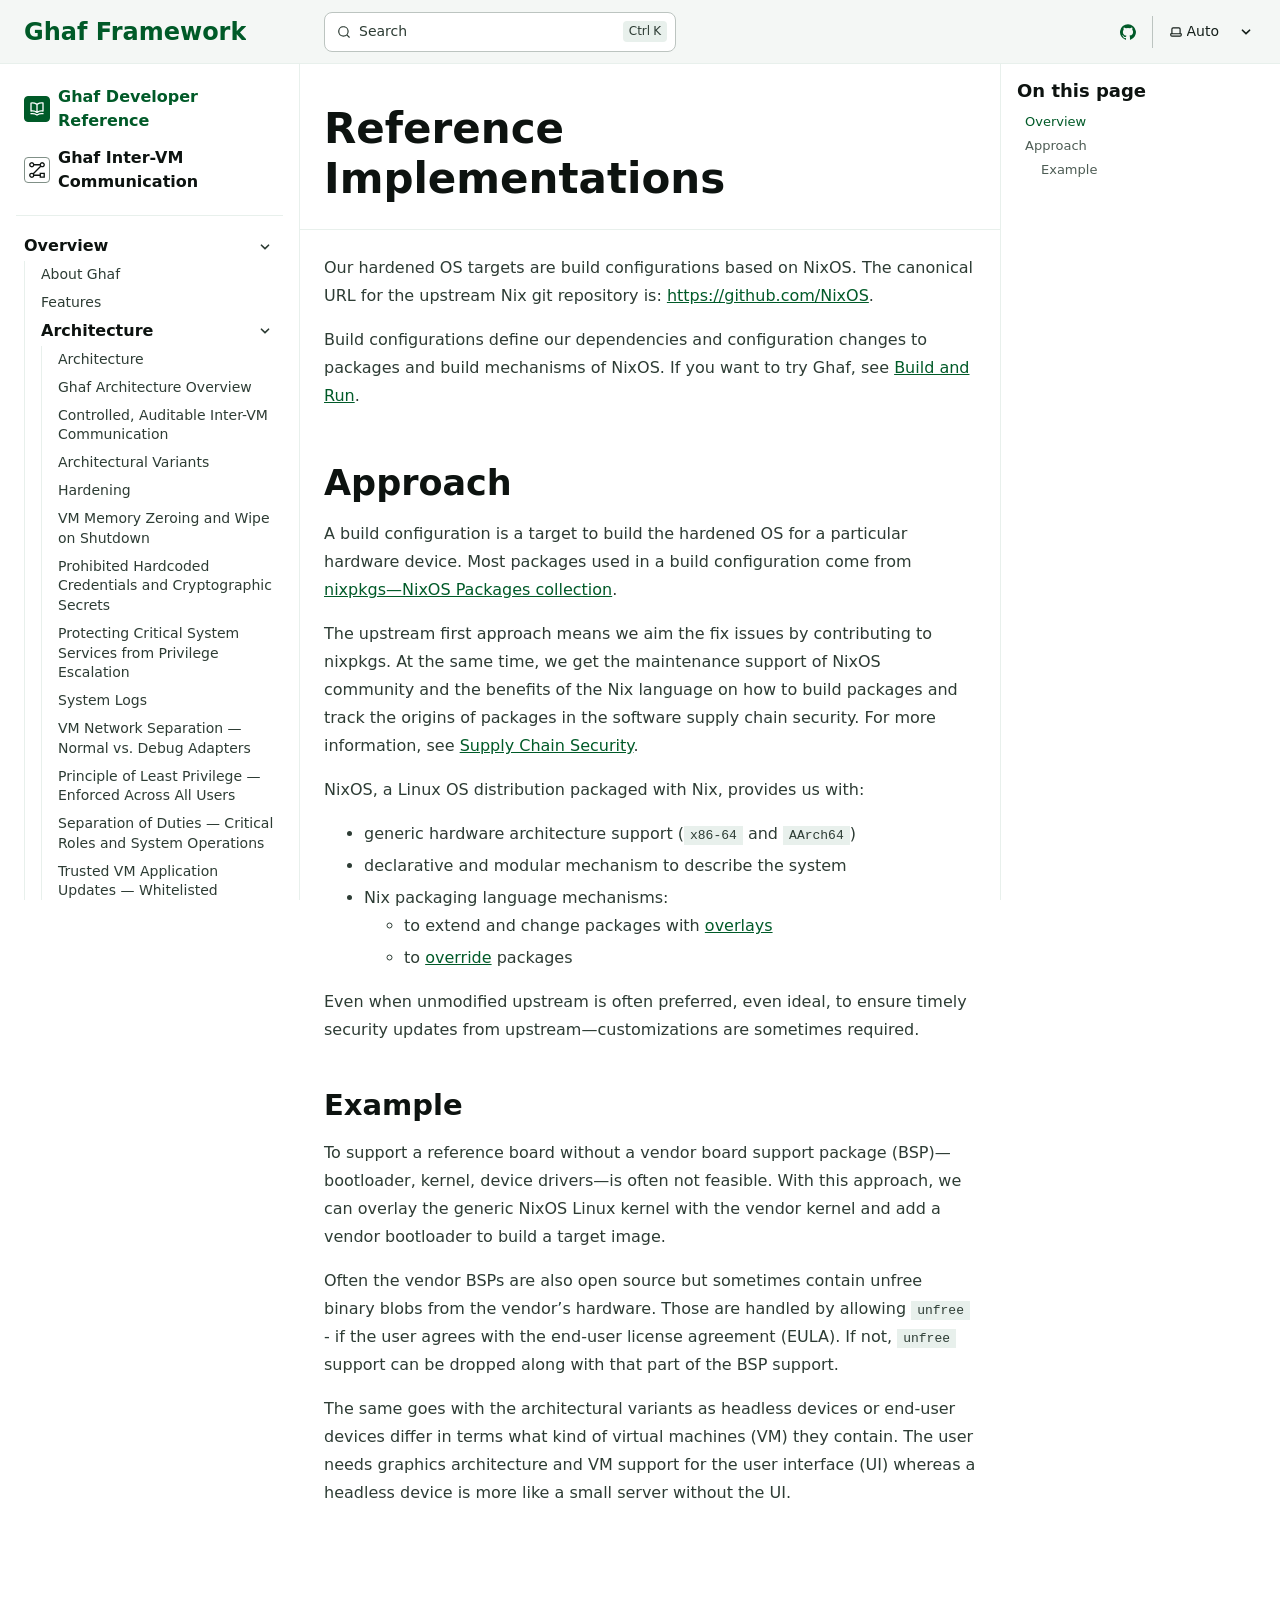
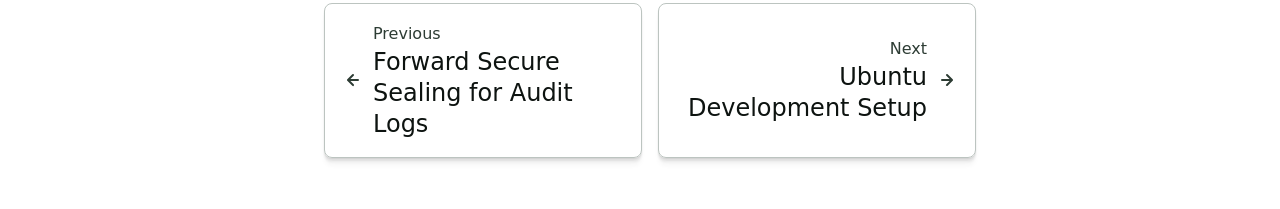
<file: ghaf/dev/ref/index.html>
<!DOCTYPE html><html lang="en" dir="ltr" data-theme="dark" data-has-toc data-has-sidebar class="astro-bguv2lll"> <head><meta charset="utf-8"/><meta name="viewport" content="width=device-width, initial-scale=1"/><title>Reference Implementations | Ghaf Framework</title><link rel="canonical" href="https://ghaf.tii.ae/ghaf/dev/ref/"/><link rel="sitemap" href="/sitemap-index.xml"/><link rel="shortcut icon" href="/favicon.svg" type="image/svg+xml"/><meta name="generator" content="Astro v5.17.1"/><meta name="generator" content="Starlight v0.37.6"/><meta property="og:title" content="Reference Implementations"/><meta property="og:type" content="article"/><meta property="og:url" content="https://ghaf.tii.ae/ghaf/dev/ref/"/><meta property="og:locale" content="en"/><meta property="og:site_name" content="Ghaf Framework"/><meta name="twitter:card" content="summary_large_image"/><script>
	window.StarlightThemeProvider = (() => {
		const storedTheme =
			typeof localStorage !== 'undefined' && localStorage.getItem('starlight-theme');
		const theme =
			storedTheme ||
			(window.matchMedia('(prefers-color-scheme: light)').matches ? 'light' : 'dark');
		document.documentElement.dataset.theme = theme === 'light' ? 'light' : 'dark';
		return {
			updatePickers(theme = storedTheme || 'auto') {
				document.querySelectorAll('starlight-theme-select').forEach((picker) => {
					const select = picker.querySelector('select');
					if (select) select.value = theme;
					/** @type {HTMLTemplateElement | null} */
					const tmpl = document.querySelector(`#theme-icons`);
					const newIcon = tmpl && tmpl.content.querySelector('.' + theme);
					if (newIcon) {
						const oldIcon = picker.querySelector('svg.label-icon');
						if (oldIcon) {
							oldIcon.replaceChildren(...newIcon.cloneNode(true).childNodes);
						}
					}
				});
			},
		};
	})();
</script><template id="theme-icons"><svg aria-hidden="true" class="light astro-c6vsoqas" width="16" height="16" viewBox="0 0 24 24" fill="currentColor" style="--sl-icon-size: 1em;"><path d="M5 12a1 1 0 0 0-1-1H3a1 1 0 0 0 0 2h1a1 1 0 0 0 1-1Zm.64 5-.71.71a1 1 0 0 0 0 1.41 1 1 0 0 0 1.41 0l.71-.71A1 1 0 0 0 5.64 17ZM12 5a1 1 0 0 0 1-1V3a1 1 0 0 0-2 0v1a1 1 0 0 0 1 1Zm5.66 2.34a1 1 0 0 0 .7-.29l.71-.71a1 1 0 1 0-1.41-1.41l-.66.71a1 1 0 0 0 0 1.41 1 1 0 0 0 .66.29Zm-12-.29a1 1 0 0 0 1.41 0 1 1 0 0 0 0-1.41l-.71-.71a1.004 1.004 0 1 0-1.43 1.41l.73.71ZM21 11h-1a1 1 0 0 0 0 2h1a1 1 0 0 0 0-2Zm-2.64 6A1 1 0 0 0 17 18.36l.71.71a1 1 0 0 0 1.41 0 1 1 0 0 0 0-1.41l-.76-.66ZM12 6.5a5.5 5.5 0 1 0 5.5 5.5A5.51 5.51 0 0 0 12 6.5Zm0 9a3.5 3.5 0 1 1 0-7 3.5 3.5 0 0 1 0 7Zm0 3.5a1 1 0 0 0-1 1v1a1 1 0 0 0 2 0v-1a1 1 0 0 0-1-1Z"/></svg><svg aria-hidden="true" class="dark astro-c6vsoqas" width="16" height="16" viewBox="0 0 24 24" fill="currentColor" style="--sl-icon-size: 1em;"><path d="M21.64 13a1 1 0 0 0-1.05-.14 8.049 8.049 0 0 1-3.37.73 8.15 8.15 0 0 1-8.14-8.1 8.59 8.59 0 0 1 .25-2A1 1 0 0 0 8 2.36a10.14 10.14 0 1 0 14 11.69 1 1 0 0 0-.36-1.05Zm-9.5 6.69A8.14 8.14 0 0 1 7.08 5.22v.27a10.15 10.15 0 0 0 10.14 10.14 9.784 9.784 0 0 0 2.1-.22 8.11 8.11 0 0 1-7.18 4.32v-.04Z"/></svg><svg aria-hidden="true" class="auto astro-c6vsoqas" width="16" height="16" viewBox="0 0 24 24" fill="currentColor" style="--sl-icon-size: 1em;"><path d="M21 14h-1V7a3 3 0 0 0-3-3H7a3 3 0 0 0-3 3v7H3a1 1 0 0 0-1 1v2a3 3 0 0 0 3 3h14a3 3 0 0 0 3-3v-2a1 1 0 0 0-1-1ZM6 7a1 1 0 0 1 1-1h10a1 1 0 0 1 1 1v7H6V7Zm14 10a1 1 0 0 1-1 1H5a1 1 0 0 1-1-1v-1h16v1Z"/></svg></template><link rel="stylesheet" href="/_astro/print.DNXP8c50.css" media="print"><link rel="stylesheet" href="/_astro/index.DRBrafbx.css">
<style>@layer starlight.components{:root{--sl-badge-default-border: var(--sl-color-accent);--sl-badge-default-bg: var(--sl-color-accent-low);--sl-badge-default-text: #fff;--sl-badge-note-border: var(--sl-color-blue);--sl-badge-note-bg: var(--sl-color-blue-low);--sl-badge-note-text: #fff;--sl-badge-danger-border: var(--sl-color-red);--sl-badge-danger-bg: var(--sl-color-red-low);--sl-badge-danger-text: #fff;--sl-badge-success-border: var(--sl-color-green);--sl-badge-success-bg: var(--sl-color-green-low);--sl-badge-success-text: #fff;--sl-badge-caution-border: var(--sl-color-orange);--sl-badge-caution-bg: var(--sl-color-orange-low);--sl-badge-caution-text: #fff;--sl-badge-tip-border: var(--sl-color-purple);--sl-badge-tip-bg: var(--sl-color-purple-low);--sl-badge-tip-text: #fff}[data-theme=light]:root{--sl-badge-default-bg: var(--sl-color-accent-high);--sl-badge-note-bg: var(--sl-color-blue-high);--sl-badge-danger-bg: var(--sl-color-red-high);--sl-badge-success-bg: var(--sl-color-green-high);--sl-badge-caution-bg: var(--sl-color-orange-high);--sl-badge-tip-bg: var(--sl-color-purple-high)}.sl-badge:where(.astro-avdet4wd){display:inline-block;border:1px solid var(--sl-color-border-badge);border-radius:.25rem;font-family:var(--sl-font-system-mono);line-height:normal;color:var(--sl-color-text-badge);background-color:var(--sl-color-bg-badge);overflow-wrap:anywhere}.sidebar-content .sl-badge:where(.astro-avdet4wd){line-height:1;font-size:var(--sl-text-xs);padding:.125rem .375rem}.sidebar-content a[aria-current=page]>.sl-badge:where(.astro-avdet4wd){--sl-color-bg-badge: transparent;--sl-color-border-badge: currentColor;color:inherit}.default:where(.astro-avdet4wd){--sl-color-bg-badge: var(--sl-badge-default-bg);--sl-color-border-badge: var(--sl-badge-default-border);--sl-color-text-badge: var(--sl-badge-default-text)}.note:where(.astro-avdet4wd){--sl-color-bg-badge: var(--sl-badge-note-bg);--sl-color-border-badge: var(--sl-badge-note-border);--sl-color-text-badge: var(--sl-badge-note-text)}.danger:where(.astro-avdet4wd){--sl-color-bg-badge: var(--sl-badge-danger-bg);--sl-color-border-badge: var(--sl-badge-danger-border);--sl-color-text-badge: var(--sl-badge-danger-text)}.success:where(.astro-avdet4wd){--sl-color-bg-badge: var(--sl-badge-success-bg);--sl-color-border-badge: var(--sl-badge-success-border);--sl-color-text-badge: var(--sl-badge-success-text)}.tip:where(.astro-avdet4wd){--sl-color-bg-badge: var(--sl-badge-tip-bg);--sl-color-border-badge: var(--sl-badge-tip-border);--sl-color-text-badge: var(--sl-badge-tip-text)}.caution:where(.astro-avdet4wd){--sl-color-bg-badge: var(--sl-badge-caution-bg);--sl-color-border-badge: var(--sl-badge-caution-border);--sl-color-text-badge: var(--sl-badge-caution-text)}.small:where(.astro-avdet4wd){font-size:var(--sl-text-xs);padding:.125rem .25rem}.medium:where(.astro-avdet4wd){font-size:var(--sl-text-sm);padding:.175rem .35rem}.large:where(.astro-avdet4wd){font-size:var(--sl-text-base);padding:.225rem .45rem}.sl-markdown-content :is(h1,h2,h3,h4,h5,h6) .sl-badge:where(.astro-avdet4wd){vertical-align:middle}}
@layer starlight.components{.card:where(.astro-v5tidmuc){--sl-card-border: var(--sl-color-purple);--sl-card-bg: var(--sl-color-purple-low);border:1px solid var(--sl-color-gray-5);background-color:var(--sl-color-black);padding:clamp(1rem,calc(.125rem + 3vw),2.5rem);flex-direction:column;gap:clamp(.5rem,calc(.125rem + 1vw),1rem)}.card:where(.astro-v5tidmuc):nth-child(4n+1){--sl-card-border: var(--sl-color-orange);--sl-card-bg: var(--sl-color-orange-low)}.card:where(.astro-v5tidmuc):nth-child(4n+3){--sl-card-border: var(--sl-color-green);--sl-card-bg: var(--sl-color-green-low)}.card:where(.astro-v5tidmuc):nth-child(4n+4){--sl-card-border: var(--sl-color-red);--sl-card-bg: var(--sl-color-red-low)}.card:where(.astro-v5tidmuc):nth-child(4n+5){--sl-card-border: var(--sl-color-blue);--sl-card-bg: var(--sl-color-blue-low)}.title:where(.astro-v5tidmuc){font-weight:600;font-size:var(--sl-text-h4);color:var(--sl-color-white);line-height:var(--sl-line-height-headings);gap:1rem;align-items:center}.card:where(.astro-v5tidmuc) .icon:where(.astro-v5tidmuc){border:1px solid var(--sl-card-border);background-color:var(--sl-card-bg);padding:.2em;border-radius:.25rem;flex-shrink:0}.card:where(.astro-v5tidmuc) .body:where(.astro-v5tidmuc){margin:0;font-size:clamp(var(--sl-text-sm),calc(.5rem + 1vw),var(--sl-text-body))}}
@layer starlight.components{.card-grid:where(.astro-zntqmydn){display:grid;grid-template-columns:100%;gap:1rem}.card-grid:where(.astro-zntqmydn)>*{margin-top:0!important}@media(min-width:50rem){.card-grid:where(.astro-zntqmydn){grid-template-columns:1fr 1fr;gap:1.5rem}.stagger:where(.astro-zntqmydn){--stagger-height: 5rem;padding-bottom:var(--stagger-height)}.stagger:where(.astro-zntqmydn)>*:nth-child(2n){transform:translateY(var(--stagger-height))}}}
@layer starlight.components{svg:where(.astro-c6vsoqas){color:var(--sl-icon-color);font-size:var(--sl-icon-size, 1em);width:1em;height:1em}}
@layer starlight.components{starlight-tabs:where(.astro-esqgolmp){display:block}.tablist-wrapper:where(.astro-esqgolmp){overflow-x:auto}:where(.astro-esqgolmp)[role=tablist]{display:flex;list-style:none;border-bottom:2px solid var(--sl-color-gray-5);padding:0}.tab:where(.astro-esqgolmp){display:flex}.tab:where(.astro-esqgolmp)>:where(.astro-esqgolmp)[role=tab]{--sl-tab-color-border: var(--sl-color-gray-5);display:flex;align-items:center;gap:.5rem;line-height:var(--sl-line-height-headings);padding:.275rem 1.25rem;text-decoration:none;box-shadow:0 2px 0 var(--sl-tab-color-border);color:var(--sl-color-gray-3);outline-offset:var(--sl-outline-offset-inside);overflow-wrap:initial}.tab:where(.astro-esqgolmp) :where(.astro-esqgolmp)[role=tab][aria-selected=true]{--sl-tab-color-border: var(--sl-color-text-accent);color:var(--sl-color-white);font-weight:600}.tablist-wrapper:where(.astro-esqgolmp)~[role=tabpanel]{margin-top:1rem}}
@layer starlight.components{.sl-steps{--bullet-size: calc(var(--sl-line-height) * 1rem);--bullet-margin: .375rem;list-style:none;counter-reset:steps-counter var(--sl-steps-start, 0);padding-inline-start:0}.sl-steps>li{counter-increment:steps-counter;position:relative;padding-inline-start:calc(var(--bullet-size) + 1rem);padding-bottom:1px;min-height:calc(var(--bullet-size) + var(--bullet-margin))}.sl-steps>li+li{margin-top:0}.sl-steps>li:before{content:counter(steps-counter);position:absolute;top:0;inset-inline-start:0;width:var(--bullet-size);height:var(--bullet-size);line-height:var(--bullet-size);font-size:var(--sl-text-xs);font-weight:600;text-align:center;color:var(--sl-color-white);background-color:var(--sl-color-gray-6);border-radius:99rem;box-shadow:inset 0 0 0 1px var(--sl-color-gray-5)}.sl-steps>li:after{--guide-width: 1px;content:"";position:absolute;top:calc(var(--bullet-size) + var(--bullet-margin));bottom:var(--bullet-margin);inset-inline-start:calc((var(--bullet-size) - var(--guide-width)) / 2);width:var(--guide-width);background-color:var(--sl-color-hairline-light)}}@layer starlight.content{.sl-steps>li>:first-child{--lh: calc(1em * var(--sl-line-height));--shift-y: calc(.5 * (var(--bullet-size) - var(--lh)));transform:translateY(var(--shift-y));margin-bottom:var(--shift-y)}.sl-steps>li>:first-child:where(h1,h2,h3,h4,h5,h6){--lh: calc(1em * var(--sl-line-height-headings))}@supports (--prop: 1lh){.sl-steps>li>:first-child{--lh: 1lh}}}
@layer starlight.components{starlight-file-tree:where(.astro-p67cqifm){--x-space: 1.5rem;--y-space: .125rem;--y-pad: 0;display:block;border:1px solid var(--sl-color-gray-5);padding:1rem;background-color:var(--sl-color-gray-6);font-size:var(--sl-text-xs);font-family:var(--__sl-font-mono);overflow-x:auto}starlight-file-tree:where(.astro-p67cqifm) .directory>details{border:0;padding:0;padding-inline-start:var(--x-space);background:transparent}starlight-file-tree:where(.astro-p67cqifm) .directory>details>summary{margin-inline-start:calc(-1 * var(--x-space));border:0;padding:var(--y-pad) .625rem;font-weight:400;color:var(--sl-color-white);max-width:100%}starlight-file-tree:where(.astro-p67cqifm) .directory>details>summary::marker,starlight-file-tree:where(.astro-p67cqifm) .directory>details>summary::-webkit-details-marker{color:var(--sl-color-gray-3)}starlight-file-tree:where(.astro-p67cqifm) .directory>details>summary:hover,starlight-file-tree:where(.astro-p67cqifm) .directory>details>summary:hover .tree-icon{cursor:pointer;color:var(--sl-color-text-accent);fill:currentColor}starlight-file-tree:where(.astro-p67cqifm) .directory>details>summary:hover~ul{border-color:var(--sl-color-gray-4)}starlight-file-tree:where(.astro-p67cqifm) .directory>details>summary:hover .highlight .tree-icon{color:var(--sl-color-text-invert);fill:currentColor}starlight-file-tree:where(.astro-p67cqifm) ul{margin-inline-start:.5rem;border-inline-start:1px solid var(--sl-color-gray-5);padding:0;padding-inline-start:.125rem;list-style:none}starlight-file-tree:where(.astro-p67cqifm)>ul{margin:0;border:0;padding:0}starlight-file-tree:where(.astro-p67cqifm) li{margin:var(--y-space) 0;padding:var(--y-pad) 0}starlight-file-tree:where(.astro-p67cqifm) .file{margin-inline-start:calc(var(--x-space) - .125rem);color:var(--sl-color-white)}starlight-file-tree:where(.astro-p67cqifm) .tree-entry{display:inline-flex;align-items:flex-start;flex-wrap:wrap;max-width:calc(100% - 1rem)}@media(min-width:30em){starlight-file-tree:where(.astro-p67cqifm) .tree-entry{flex-wrap:nowrap}}starlight-file-tree:where(.astro-p67cqifm) .tree-entry>:first-child{flex-shrink:0}starlight-file-tree:where(.astro-p67cqifm) .empty{color:var(--sl-color-gray-3);padding-inline-start:.375rem}starlight-file-tree:where(.astro-p67cqifm) .comment{color:var(--sl-color-gray-3);padding-inline-start:1.625rem;max-width:24rem;min-width:12rem}starlight-file-tree:where(.astro-p67cqifm) .highlight{display:inline-block;border-radius:.25rem;padding-inline-end:.5rem;color:var(--sl-color-text-invert);background-color:var(--sl-color-text-accent)}starlight-file-tree:where(.astro-p67cqifm) svg{display:inline;fill:var(--sl-color-gray-3);vertical-align:middle;margin-inline:.25rem .375rem;width:.875rem;height:.875rem}starlight-file-tree:where(.astro-p67cqifm) .highlight svg.tree-icon{fill:currentColor}}
@layer starlight.components{.sl-link-button:where(.astro-xwgiixxa){align-items:center;border:1px solid transparent;border-radius:999rem;display:inline-flex;font-size:var(--sl-text-sm);gap:.5em;line-height:1.1875;outline-offset:.25rem;padding:.4375rem 1.125rem;text-decoration:none}.sl-link-button:where(.astro-xwgiixxa).primary{background:var(--sl-color-text-accent);border-color:var(--sl-color-text-accent);color:var(--sl-color-black)}.sl-link-button:where(.astro-xwgiixxa).primary:hover{color:var(--sl-color-black)}.sl-link-button:where(.astro-xwgiixxa).secondary{border-color:inherit;color:var(--sl-color-white)}.sl-link-button:where(.astro-xwgiixxa).minimal{color:var(--sl-color-white);padding-inline:0}.sl-link-button:where(.astro-xwgiixxa) svg{flex-shrink:0}@media(min-width:50rem){.sl-link-button:where(.astro-xwgiixxa){font-size:var(--sl-text-base);padding:.9375rem 1.25rem}}.sl-markdown-content .sl-link-button:where(.astro-xwgiixxa){margin-inline-end:1rem}.sl-markdown-content .sl-link-button:where(.astro-xwgiixxa):not(:where(p *)){margin-block:1rem}}
</style><script type="module" src="/_astro/page.B1D-nYk3.js"></script></head> <body class="astro-bguv2lll"> <a href="#_top" class="astro-7q3lir66">Skip to content</a>  <div class="page sl-flex astro-vrdttmbt"> <header class="header astro-vrdttmbt"><div class="header astro-kmkmnagf"> <div class="title-wrapper sl-flex astro-kmkmnagf"> <a href="/" class="site-title sl-flex astro-m46x6ez3">  <span class="astro-m46x6ez3" translate="no"> Ghaf Framework </span> </a>  </div> <div class="sl-flex print:hidden astro-kmkmnagf"> <site-search class="astro-kmkmnagf astro-v37mnknz" data-translations="{&#34;placeholder&#34;:&#34;Search&#34;}"> <button data-open-modal disabled aria-label="Search" aria-keyshortcuts="Control+K" class="astro-v37mnknz"> <svg aria-hidden="true" class="astro-v37mnknz astro-c6vsoqas" width="16" height="16" viewBox="0 0 24 24" fill="currentColor" style="--sl-icon-size: 1em;"><path d="M21.71 20.29 18 16.61A9 9 0 1 0 16.61 18l3.68 3.68a.999.999 0 0 0 1.42 0 1 1 0 0 0 0-1.39ZM11 18a7 7 0 1 1 0-14 7 7 0 0 1 0 14Z"/></svg> <span class="sl-hidden md:sl-block astro-v37mnknz" aria-hidden="true">Search</span> <kbd class="sl-hidden md:sl-flex astro-v37mnknz" style="display: none;"> <kbd class="astro-v37mnknz">Ctrl</kbd><kbd class="astro-v37mnknz">K</kbd> </kbd> </button> <dialog style="padding:0" aria-label="Search" class="astro-v37mnknz"> <div class="dialog-frame sl-flex astro-v37mnknz">  <button data-close-modal class="sl-flex md:sl-hidden astro-v37mnknz"> Cancel </button> <div class="search-container astro-v37mnknz"> <div id="starlight__search" class="astro-v37mnknz"></div> </div> </div> </dialog> </site-search>  <script>
	(() => {
		const openBtn = document.querySelector('button[data-open-modal]');
		const shortcut = openBtn?.querySelector('kbd');
		if (!openBtn || !(shortcut instanceof HTMLElement)) return;
		const platformKey = shortcut.querySelector('kbd');
		if (platformKey && /(Mac|iPhone|iPod|iPad)/i.test(navigator.platform)) {
			platformKey.textContent = '⌘';
			openBtn.setAttribute('aria-keyshortcuts', 'Meta+K');
		}
		shortcut.style.display = '';
	})();
</script> <script type="module" src="/_astro/Search.astro_astro_type_script_index_0_lang.cjYDvRdi.js"></script>   </div> <div class="sl-hidden md:sl-flex print:hidden right-group astro-kmkmnagf"> <div class="sl-flex social-icons astro-kmkmnagf"> <a href="https://github.com/tiiuae/ghaf" rel="me" class="sl-flex astro-wy4te6ga"><span class="sr-only astro-wy4te6ga">GitHub</span><svg aria-hidden="true" class="astro-wy4te6ga astro-c6vsoqas" width="16" height="16" viewBox="0 0 24 24" fill="currentColor" style="--sl-icon-size: 1em;"><path d="M12 .3a12 12 0 0 0-3.8 23.38c.6.12.83-.26.83-.57L9 21.07c-3.34.72-4.04-1.61-4.04-1.61-.55-1.39-1.34-1.76-1.34-1.76-1.08-.74.09-.73.09-.73 1.2.09 1.83 1.24 1.83 1.24 1.08 1.83 2.81 1.3 3.5 1 .1-.78.42-1.31.76-1.61-2.67-.3-5.47-1.33-5.47-5.93 0-1.31.47-2.38 1.24-3.22-.14-.3-.54-1.52.1-3.18 0 0 1-.32 3.3 1.23a11.5 11.5 0 0 1 6 0c2.28-1.55 3.29-1.23 3.29-1.23.64 1.66.24 2.88.12 3.18a4.65 4.65 0 0 1 1.23 3.22c0 4.61-2.8 5.63-5.48 5.92.42.36.81 1.1.81 2.22l-.01 3.29c0 .31.2.69.82.57A12 12 0 0 0 12 .3Z"/></svg></a> </div> <starlight-theme-select>  <label style="--sl-select-width: 6.25em" class="astro-4yphtoen"> <span class="sr-only astro-4yphtoen">Select theme</span> <svg aria-hidden="true" class="icon label-icon astro-4yphtoen astro-c6vsoqas" width="16" height="16" viewBox="0 0 24 24" fill="currentColor" style="--sl-icon-size: 1em;"><path d="M21 14h-1V7a3 3 0 0 0-3-3H7a3 3 0 0 0-3 3v7H3a1 1 0 0 0-1 1v2a3 3 0 0 0 3 3h14a3 3 0 0 0 3-3v-2a1 1 0 0 0-1-1ZM6 7a1 1 0 0 1 1-1h10a1 1 0 0 1 1 1v7H6V7Zm14 10a1 1 0 0 1-1 1H5a1 1 0 0 1-1-1v-1h16v1Z"/></svg> <select autocomplete="off" class="astro-4yphtoen"> <option value="dark" class="astro-4yphtoen">Dark</option><option value="light" class="astro-4yphtoen">Light</option><option value="auto" selected class="astro-4yphtoen">Auto</option> </select> <svg aria-hidden="true" class="icon caret astro-4yphtoen astro-c6vsoqas" width="16" height="16" viewBox="0 0 24 24" fill="currentColor" style="--sl-icon-size: 1em;"><path d="M17 9.17a1 1 0 0 0-1.41 0L12 12.71 8.46 9.17a1 1 0 1 0-1.41 1.42l4.24 4.24a1.002 1.002 0 0 0 1.42 0L17 10.59a1.002 1.002 0 0 0 0-1.42Z"/></svg> </label>  </starlight-theme-select>  <script>
	StarlightThemeProvider.updatePickers();
</script> <script type="module">const r="starlight-theme",o=e=>e==="auto"||e==="dark"||e==="light"?e:"auto",c=()=>o(typeof localStorage<"u"&&localStorage.getItem(r));function n(e){typeof localStorage<"u"&&localStorage.setItem(r,e==="light"||e==="dark"?e:"")}const l=()=>matchMedia("(prefers-color-scheme: light)").matches?"light":"dark";function t(e){StarlightThemeProvider.updatePickers(e),document.documentElement.dataset.theme=e==="auto"?l():e,n(e)}matchMedia("(prefers-color-scheme: light)").addEventListener("change",()=>{c()==="auto"&&t("auto")});class s extends HTMLElement{constructor(){super(),t(c()),this.querySelector("select")?.addEventListener("change",a=>{a.currentTarget instanceof HTMLSelectElement&&t(o(a.currentTarget.value))})}}customElements.define("starlight-theme-select",s);</script> <script type="module">class s extends HTMLElement{constructor(){super();const e=this.querySelector("select");e&&(e.addEventListener("change",t=>{t.currentTarget instanceof HTMLSelectElement&&(window.location.pathname=t.currentTarget.value)}),window.addEventListener("pageshow",t=>{if(!t.persisted)return;const n=e.querySelector("option[selected]")?.index;n!==e.selectedIndex&&(e.selectedIndex=n??0)}))}}customElements.define("starlight-lang-select",s);</script> </div> </div> </header> <nav class="sidebar print:hidden astro-vrdttmbt" aria-label="Main"> <starlight-menu-button class="print:hidden astro-jif73yzw"> <button aria-expanded="false" aria-label="Menu" aria-controls="starlight__sidebar" class="sl-flex md:sl-hidden astro-jif73yzw"> <svg aria-hidden="true" class="open-menu astro-jif73yzw astro-c6vsoqas" width="16" height="16" viewBox="0 0 24 24" fill="currentColor" style="--sl-icon-size: 1em;"><path d="M3 8h18a1 1 0 1 0 0-2H3a1 1 0 0 0 0 2Zm18 8H3a1 1 0 0 0 0 2h18a1 1 0 0 0 0-2Zm0-5H3a1 1 0 0 0 0 2h18a1 1 0 0 0 0-2Z"/></svg> <svg aria-hidden="true" class="close-menu astro-jif73yzw astro-c6vsoqas" width="16" height="16" viewBox="0 0 24 24" fill="currentColor" style="--sl-icon-size: 1em;"><path d="m13.41 12 6.3-6.29a1.004 1.004 0 1 0-1.42-1.42L12 10.59l-6.29-6.3a1.004 1.004 0 0 0-1.42 1.42l6.3 6.29-6.3 6.29a1 1 0 0 0 0 1.42.998.998 0 0 0 1.42 0l6.29-6.3 6.29 6.3a.999.999 0 0 0 1.42 0 1 1 0 0 0 0-1.42L13.41 12Z"/></svg> </button> </starlight-menu-button> <script type="module">class s extends HTMLElement{constructor(){super(),this.btn=this.querySelector("button"),this.btn.addEventListener("click",()=>this.toggleExpanded());const t=this.closest("nav");t&&t.addEventListener("keyup",e=>this.closeOnEscape(e))}setExpanded(t){this.setAttribute("aria-expanded",String(t)),document.body.toggleAttribute("data-mobile-menu-expanded",t)}toggleExpanded(){this.setExpanded(this.getAttribute("aria-expanded")!=="true")}closeOnEscape(t){t.code==="Escape"&&(this.setExpanded(!1),this.btn.focus())}}customElements.define("starlight-menu-button",s);</script>   <div id="starlight__sidebar" class="sidebar-pane astro-vrdttmbt"> <div class="sidebar-content sl-flex astro-vrdttmbt"> <ul class="starlight-sidebar-topics astro-2fh6iaza"> <li class="astro-2fh6iaza"> <a href="/ghaf/overview/" class="starlight-sidebar-topics-current astro-2fh6iaza"> <div class="starlight-sidebar-topics-icon astro-2fh6iaza"> <svg aria-hidden="true" class="astro-2fh6iaza astro-c6vsoqas" width="16" height="16" viewBox="0 0 24 24" fill="currentColor" style="--sl-icon-size: 1em;"><path d="M21.17 2.06A13.1 13.1 0 0 0 19 1.87a12.94 12.94 0 0 0-7 2.05 12.94 12.94 0 0 0-7-2 13.1 13.1 0 0 0-2.17.19 1 1 0 0 0-.83 1v12a1 1 0 0 0 1.17 1 10.9 10.9 0 0 1 8.25 1.91l.12.07h.11a.91.91 0 0 0 .7 0h.11l.12-.07A10.899 10.899 0 0 1 20.83 16 1 1 0 0 0 22 15V3a1 1 0 0 0-.83-.94ZM11 15.35a12.87 12.87 0 0 0-6-1.48H4v-10c.333-.02.667-.02 1 0a10.86 10.86 0 0 1 6 1.8v9.68Zm9-1.44h-1a12.87 12.87 0 0 0-6 1.48V5.67a10.86 10.86 0 0 1 6-1.8c.333-.02.667-.02 1 0v10.04Zm1.17 4.15a13.098 13.098 0 0 0-2.17-.19 12.94 12.94 0 0 0-7 2.05 12.94 12.94 0 0 0-7-2.05c-.727.003-1.453.066-2.17.19A1 1 0 0 0 2 19.21a1 1 0 0 0 1.17.79 10.9 10.9 0 0 1 8.25 1.91 1 1 0 0 0 1.16 0A10.9 10.9 0 0 1 20.83 20a1 1 0 0 0 1.17-.79 1 1 0 0 0-.83-1.15Z"/></svg> </div> <div class="astro-2fh6iaza"> Ghaf Developer Reference  </div> </a> </li><li class="astro-2fh6iaza"> <a href="/givc/overview/" class="astro-2fh6iaza"> <div class="starlight-sidebar-topics-icon astro-2fh6iaza"> <svg aria-hidden="true" class="astro-2fh6iaza astro-c6vsoqas" width="16" height="16" viewBox="0 0 24 24" fill="currentColor" style="--sl-icon-size: 1em;"><path d="M15.948 15.948L15.948 18.888L7.926 18.888Q7.800 18.384 7.506 17.922L7.506 17.922L17.922 7.506Q18.804 8.052 19.896 8.052L19.896 8.052Q21.408 8.052 22.542 7.023Q23.676 5.994 23.802 4.461Q23.928 2.928 22.983 1.710Q22.038 0.492 20.526 0.240Q19.014-0.012 17.733 0.828Q16.452 1.668 16.074 3.138L16.074 3.138L7.926 3.138Q7.548 1.710 6.330 0.870Q5.112 0.030 3.621 0.219Q2.130 0.408 1.164 1.521Q0.198 2.634 0.198 4.125Q0.198 5.616 1.164 6.729Q2.130 7.842 3.621 8.031Q5.112 8.220 6.330 7.380Q7.548 6.540 7.926 5.112L7.926 5.112L16.074 5.112Q16.200 5.616 16.494 6.078L16.494 6.078L6.078 16.494Q5.196 15.948 4.146 15.948L4.146 15.948Q2.592 15.948 1.458 16.977Q0.324 18.006 0.198 19.539Q0.072 21.072 1.017 22.290Q1.962 23.508 3.474 23.760Q4.986 24.012 6.267 23.172Q7.548 22.332 7.926 20.862L7.926 20.862L15.948 20.862L15.948 23.802L23.802 23.802L23.802 15.948L15.948 15.948ZM4.146 6.078L4.146 6.078Q3.432 6.078 2.886 5.637Q2.340 5.196 2.214 4.503Q2.088 3.810 2.403 3.201Q2.718 2.592 3.369 2.319Q4.020 2.046 4.692 2.256Q5.364 2.466 5.763 3.033Q6.162 3.600 6.099 4.314Q6.036 5.028 5.532 5.532L5.532 5.532Q4.944 6.078 4.146 6.078ZM19.854 2.172L19.854 2.172Q20.484 2.172 20.967 2.487Q21.450 2.802 21.681 3.369Q21.912 3.936 21.807 4.524Q21.702 5.112 21.282 5.532Q20.862 5.952 20.274 6.057Q19.686 6.162 19.119 5.931Q18.552 5.700 18.237 5.217Q17.922 4.734 17.922 4.104L17.922 4.104Q17.922 3.306 18.489 2.739Q19.056 2.172 19.854 2.172ZM4.146 21.828L4.146 21.828Q3.306 21.828 2.739 21.261Q2.172 20.694 2.172 19.875Q2.172 19.056 2.739 18.489Q3.306 17.922 4.125 17.922Q4.944 17.922 5.532 18.489Q6.120 19.056 6.120 19.875Q6.120 20.694 5.532 21.261Q4.944 21.828 4.146 21.828ZM17.922 21.828L17.922 17.922L21.828 17.922L21.828 21.828L17.922 21.828Z"/></svg> </div> <div class="astro-2fh6iaza"> Ghaf Inter-VM Communication  </div> </a> </li> </ul>  <sl-sidebar-state-persist data-hash="0756kz0" class="astro-kku4brbg"> <script aria-hidden="true">
		(() => {
			try {
				if (!matchMedia('(min-width: 50em)').matches) return;
				/** @type {HTMLElement | null} */
				const target = document.querySelector('sl-sidebar-state-persist');
				const state = JSON.parse(sessionStorage.getItem('sl-sidebar-state') || '0');
				if (!target || !state || target.dataset.hash !== state.hash) return;
				window._starlightScrollRestore = state.scroll;
				customElements.define(
					'sl-sidebar-restore',
					class SidebarRestore extends HTMLElement {
						connectedCallback() {
							try {
								const idx = parseInt(this.dataset.index || '');
								const details = this.closest('details');
								if (details && typeof state.open[idx] === 'boolean') details.open = state.open[idx];
							} catch {}
						}
					}
				);
			} catch {}
		})();
	</script>  <ul class="top-level astro-3ii7xxms"> <li class="astro-3ii7xxms"> <details open class="astro-3ii7xxms"> <summary class="astro-3ii7xxms"> <span class="group-label astro-3ii7xxms"> <span class="large astro-3ii7xxms">Overview</span>  </span> <svg aria-hidden="true" class="caret astro-3ii7xxms astro-c6vsoqas" width="16" height="16" viewBox="0 0 24 24" fill="currentColor" style="--sl-icon-size: 1.25rem;"><path d="m14.83 11.29-4.24-4.24a1 1 0 1 0-1.42 1.41L12.71 12l-3.54 3.54a1 1 0 0 0 0 1.41 1 1 0 0 0 .71.29 1 1 0 0 0 .71-.29l4.24-4.24a1.002 1.002 0 0 0 0-1.42Z"/></svg> </summary> <sl-sidebar-restore data-index="0"></sl-sidebar-restore> <ul class="astro-3ii7xxms"> <li class="astro-3ii7xxms"> <a href="/ghaf/overview/" class="astro-3ii7xxms"> <span class="astro-3ii7xxms">About Ghaf</span>  </a> </li><li class="astro-3ii7xxms"> <a href="/ghaf/overview/features/" class="astro-3ii7xxms"> <span class="astro-3ii7xxms">Features</span>  </a> </li><li class="astro-3ii7xxms"> <details open class="astro-3ii7xxms"> <summary class="astro-3ii7xxms"> <span class="group-label astro-3ii7xxms"> <span class="large astro-3ii7xxms">Architecture</span>  </span> <svg aria-hidden="true" class="caret astro-3ii7xxms astro-c6vsoqas" width="16" height="16" viewBox="0 0 24 24" fill="currentColor" style="--sl-icon-size: 1.25rem;"><path d="m14.83 11.29-4.24-4.24a1 1 0 1 0-1.42 1.41L12.71 12l-3.54 3.54a1 1 0 0 0 0 1.41 1 1 0 0 0 .71.29 1 1 0 0 0 .71-.29l4.24-4.24a1.002 1.002 0 0 0 0-1.42Z"/></svg> </summary> <sl-sidebar-restore data-index="1"></sl-sidebar-restore> <ul class="astro-3ii7xxms"> <li class="astro-3ii7xxms"> <a href="/ghaf/overview/arch/" class="astro-3ii7xxms"> <span class="astro-3ii7xxms">Architecture</span>  </a> </li><li class="astro-3ii7xxms"> <a href="/ghaf/overview/arch/system-architecture/" class="astro-3ii7xxms"> <span class="astro-3ii7xxms">Ghaf Architecture Overview</span>  </a> </li><li class="astro-3ii7xxms"> <a href="/ghaf/overview/arch/inter-vm-communication-control/" class="astro-3ii7xxms"> <span class="astro-3ii7xxms">Controlled, Auditable Inter-VM Communication</span>  </a> </li><li class="astro-3ii7xxms"> <a href="/ghaf/overview/arch/variants/" class="astro-3ii7xxms"> <span class="astro-3ii7xxms">Architectural Variants</span>  </a> </li><li class="astro-3ii7xxms"> <a href="/ghaf/overview/arch/hardening/" class="astro-3ii7xxms"> <span class="astro-3ii7xxms">Hardening</span>  </a> </li><li class="astro-3ii7xxms"> <a href="/ghaf/overview/arch/vm-memory-wipe/" class="astro-3ii7xxms"> <span class="astro-3ii7xxms">VM Memory Zeroing and Wipe on Shutdown</span>  </a> </li><li class="astro-3ii7xxms"> <a href="/ghaf/overview/arch/prohibited-hardcoded-secrets/" class="astro-3ii7xxms"> <span class="astro-3ii7xxms">Prohibited Hardcoded Credentials and Cryptographic Secrets</span>  </a> </li><li class="astro-3ii7xxms"> <a href="/ghaf/overview/arch/critical-services-privilege-escalation/" class="astro-3ii7xxms"> <span class="astro-3ii7xxms">Protecting Critical System Services from Privilege Escalation</span>  </a> </li><li class="astro-3ii7xxms"> <a href="/ghaf/overview/arch/system-logs-encryption/" class="astro-3ii7xxms"> <span class="astro-3ii7xxms">System Logs</span>  </a> </li><li class="astro-3ii7xxms"> <a href="/ghaf/overview/arch/vm-network-separation/" class="astro-3ii7xxms"> <span class="astro-3ii7xxms">VM Network Separation — Normal vs. Debug Adapters</span>  </a> </li><li class="astro-3ii7xxms"> <a href="/ghaf/overview/arch/least-privilege/" class="astro-3ii7xxms"> <span class="astro-3ii7xxms">Principle of Least Privilege — Enforced Across All Users</span>  </a> </li><li class="astro-3ii7xxms"> <a href="/ghaf/overview/arch/separation-of-duties/" class="astro-3ii7xxms"> <span class="astro-3ii7xxms">Separation of Duties — Critical Roles and System Operations</span>  </a> </li><li class="astro-3ii7xxms"> <a href="/ghaf/overview/arch/trusted-vm-whitelisted-repos/" class="astro-3ii7xxms"> <span class="astro-3ii7xxms">Trusted VM Application Updates — Whitelisted Repositories</span>  </a> </li><li class="astro-3ii7xxms"> <a href="/ghaf/overview/arch/secureboot/" class="astro-3ii7xxms"> <span class="astro-3ii7xxms">Secure Boot</span>  </a> </li><li class="astro-3ii7xxms"> <a href="/ghaf/overview/arch/stack/" class="astro-3ii7xxms"> <span class="astro-3ii7xxms">Stack</span>  </a> </li><li class="astro-3ii7xxms"> <a href="/ghaf/overview/arch/guest-tpm/" class="astro-3ii7xxms"> <span class="astro-3ii7xxms">Virtualized TPM for guests</span>  </a> </li> </ul>  </details> </li><li class="astro-3ii7xxms"> <details class="astro-3ii7xxms"> <summary class="astro-3ii7xxms"> <span class="group-label astro-3ii7xxms"> <span class="large astro-3ii7xxms">Architecture Decision Records</span>  </span> <svg aria-hidden="true" class="caret astro-3ii7xxms astro-c6vsoqas" width="16" height="16" viewBox="0 0 24 24" fill="currentColor" style="--sl-icon-size: 1.25rem;"><path d="m14.83 11.29-4.24-4.24a1 1 0 1 0-1.42 1.41L12.71 12l-3.54 3.54a1 1 0 0 0 0 1.41 1 1 0 0 0 .71.29 1 1 0 0 0 .71-.29l4.24-4.24a1.002 1.002 0 0 0 0-1.42Z"/></svg> </summary> <sl-sidebar-restore data-index="2"></sl-sidebar-restore> <ul class="astro-3ii7xxms"> <li class="astro-3ii7xxms"> <a href="/ghaf/overview/arch/adr/" class="astro-3ii7xxms"> <span class="astro-3ii7xxms">ADRs</span>  </a> </li><li class="astro-3ii7xxms"> <a href="/ghaf/overview/arch/adr/minimal-host/" class="astro-3ii7xxms"> <span class="astro-3ii7xxms">Minimal Host</span> <span class="sl-badge caution small  astro-3ii7xxms astro-avdet4wd">Proposed</span> </a> </li><li class="astro-3ii7xxms"> <a href="/ghaf/overview/arch/adr/netvm/" class="astro-3ii7xxms"> <span class="astro-3ii7xxms">Networking Virtual Machine</span> <span class="sl-badge caution small  astro-3ii7xxms astro-avdet4wd">Proposed</span> </a> </li><li class="astro-3ii7xxms"> <a href="/ghaf/overview/arch/adr/idsvm/" class="astro-3ii7xxms"> <span class="astro-3ii7xxms">Intrusion Detection System Virtual Machine</span> <span class="sl-badge caution small  astro-3ii7xxms astro-avdet4wd">Proposed</span> </a> </li><li class="astro-3ii7xxms"> <a href="/ghaf/overview/arch/adr/platform-bus-passthrough-support/" class="astro-3ii7xxms"> <span class="astro-3ii7xxms">rust-vmm—Bus Passthrough Support for Rust VMMs</span> <span class="sl-badge caution small  astro-3ii7xxms astro-avdet4wd">Proposed</span> </a> </li><li class="astro-3ii7xxms"> <a href="/ghaf/overview/arch/adr/fss/" class="astro-3ii7xxms"> <span class="astro-3ii7xxms">Forward Secure Sealing for Audit Logs</span> <span class="sl-badge success small  astro-3ii7xxms astro-avdet4wd">Accepted</span> </a> </li> </ul>  </details> </li> </ul>  </details> </li><li class="astro-3ii7xxms"> <details open class="astro-3ii7xxms"> <summary class="astro-3ii7xxms"> <span class="group-label astro-3ii7xxms"> <span class="large astro-3ii7xxms">Developer Guide</span>  </span> <svg aria-hidden="true" class="caret astro-3ii7xxms astro-c6vsoqas" width="16" height="16" viewBox="0 0 24 24" fill="currentColor" style="--sl-icon-size: 1.25rem;"><path d="m14.83 11.29-4.24-4.24a1 1 0 1 0-1.42 1.41L12.71 12l-3.54 3.54a1 1 0 0 0 0 1.41 1 1 0 0 0 .71.29 1 1 0 0 0 .71-.29l4.24-4.24a1.002 1.002 0 0 0 0-1.42Z"/></svg> </summary> <sl-sidebar-restore data-index="3"></sl-sidebar-restore> <ul class="astro-3ii7xxms"> <li class="astro-3ii7xxms"> <details open class="astro-3ii7xxms"> <summary class="astro-3ii7xxms"> <span class="group-label astro-3ii7xxms"> <span class="large astro-3ii7xxms">Reference</span>  </span> <svg aria-hidden="true" class="caret astro-3ii7xxms astro-c6vsoqas" width="16" height="16" viewBox="0 0 24 24" fill="currentColor" style="--sl-icon-size: 1.25rem;"><path d="m14.83 11.29-4.24-4.24a1 1 0 1 0-1.42 1.41L12.71 12l-3.54 3.54a1 1 0 0 0 0 1.41 1 1 0 0 0 .71.29 1 1 0 0 0 .71-.29l4.24-4.24a1.002 1.002 0 0 0 0-1.42Z"/></svg> </summary> <sl-sidebar-restore data-index="4"></sl-sidebar-restore> <ul class="astro-3ii7xxms"> <li class="astro-3ii7xxms"> <a href="/ghaf/dev/ref/" aria-current="page" class="astro-3ii7xxms"> <span class="astro-3ii7xxms">Reference Implementations</span>  </a> </li><li class="astro-3ii7xxms"> <a href="/ghaf/dev/ref/ubuntu-development-setup/" class="astro-3ii7xxms"> <span class="astro-3ii7xxms">Ubuntu Development Setup</span>  </a> </li><li class="astro-3ii7xxms"> <a href="/ghaf/dev/ref/development/" class="astro-3ii7xxms"> <span class="astro-3ii7xxms">Development</span>  </a> </li><li class="astro-3ii7xxms"> <a href="/ghaf/dev/ref/build_and_run/" class="astro-3ii7xxms"> <span class="astro-3ii7xxms">Build and Run</span>  </a> </li><li class="astro-3ii7xxms"> <a href="/ghaf/dev/ref/remote_build_setup/" class="astro-3ii7xxms"> <span class="astro-3ii7xxms">Running Remote Build on NixOS</span>  </a> </li><li class="astro-3ii7xxms"> <a href="/ghaf/dev/ref/installer/" class="astro-3ii7xxms"> <span class="astro-3ii7xxms">Installer</span>  </a> </li><li class="astro-3ii7xxms"> <a href="/ghaf/dev/ref/cross_compilation/" class="astro-3ii7xxms"> <span class="astro-3ii7xxms">Cross Compilation</span>  </a> </li><li class="astro-3ii7xxms"> <a href="/ghaf/dev/ref/deferred-disk-encryption/" class="astro-3ii7xxms"> <span class="astro-3ii7xxms">Deferred Disk Encryption</span>  </a> </li><li class="astro-3ii7xxms"> <a href="/ghaf/dev/ref/creating_appvm/" class="astro-3ii7xxms"> <span class="astro-3ii7xxms">Creating an Application VM</span>  </a> </li><li class="astro-3ii7xxms"> <a href="/ghaf/dev/ref/hw-config/" class="astro-3ii7xxms"> <span class="astro-3ii7xxms">Hardware Configuration</span>  </a> </li><li class="astro-3ii7xxms"> <a href="/ghaf/dev/ref/profiles-config/" class="astro-3ii7xxms"> <span class="astro-3ii7xxms">Profiles Configuration</span>  </a> </li><li class="astro-3ii7xxms"> <a href="/ghaf/dev/ref/packages/" class="astro-3ii7xxms"> <span class="astro-3ii7xxms">Ghaf Packages Reference</span>  </a> </li><li class="astro-3ii7xxms"> <a href="/ghaf/dev/ref/modules/" class="astro-3ii7xxms"> <span class="astro-3ii7xxms">Ghaf Modules Reference</span>  </a> </li><li class="astro-3ii7xxms"> <a href="/ghaf/dev/ref/dependencies/" class="astro-3ii7xxms"> <span class="astro-3ii7xxms">External Dependencies</span>  </a> </li><li class="astro-3ii7xxms"> <a href="/ghaf/dev/ref/builder-functions/" class="astro-3ii7xxms"> <span class="astro-3ii7xxms">Builder Functions</span>  </a> </li><li class="astro-3ii7xxms"> <a href="/ghaf/dev/ref/cosmic/" class="astro-3ii7xxms"> <span class="astro-3ii7xxms">COSMIC Desktop Environment</span>  </a> </li><li class="astro-3ii7xxms"> <a href="/ghaf/dev/ref/idsvm-development/" class="astro-3ii7xxms"> <span class="astro-3ii7xxms">IDS VM Further Development</span>  </a> </li><li class="astro-3ii7xxms"> <a href="/ghaf/dev/ref/systemd-service-config/" class="astro-3ii7xxms"> <span class="astro-3ii7xxms">systemd Service Hardening</span>  </a> </li><li class="astro-3ii7xxms"> <a href="/ghaf/dev/ref/dynamic-hostname/" class="astro-3ii7xxms"> <span class="astro-3ii7xxms">Dynamic Hostname Generation</span>  </a> </li><li class="astro-3ii7xxms"> <a href="/ghaf/dev/ref/fleet/" class="astro-3ii7xxms"> <span class="astro-3ii7xxms">Fleet MDM</span>  </a> </li><li class="astro-3ii7xxms"> <a href="/ghaf/dev/ref/memory-wipe/" class="astro-3ii7xxms"> <span class="astro-3ii7xxms">Memory Wipe on Boot and Free</span>  </a> </li><li class="astro-3ii7xxms"> <a href="/ghaf/dev/ref/kill_switch/" class="astro-3ii7xxms"> <span class="astro-3ii7xxms">Ghaf Kill Switch</span>  </a> </li><li class="astro-3ii7xxms"> <a href="/ghaf/dev/ref/wireguard-gui/" class="astro-3ii7xxms"> <span class="astro-3ii7xxms">Wireguard GUI</span>  </a> </li><li class="astro-3ii7xxms"> <a href="/ghaf/dev/ref/yubikey/" class="astro-3ii7xxms"> <span class="astro-3ii7xxms">YubiKey Support</span>  </a> </li><li class="astro-3ii7xxms"> <a href="/ghaf/dev/ref/ghaf-vms/" class="astro-3ii7xxms"> <span class="astro-3ii7xxms">Ghaf VMs Status Tool</span>  </a> </li> </ul>  </details> </li><li class="astro-3ii7xxms"> <details open class="astro-3ii7xxms"> <summary class="astro-3ii7xxms"> <span class="group-label astro-3ii7xxms"> <span class="large astro-3ii7xxms">Troubleshooting</span>  </span> <svg aria-hidden="true" class="caret astro-3ii7xxms astro-c6vsoqas" width="16" height="16" viewBox="0 0 24 24" fill="currentColor" style="--sl-icon-size: 1.25rem;"><path d="m14.83 11.29-4.24-4.24a1 1 0 1 0-1.42 1.41L12.71 12l-3.54 3.54a1 1 0 0 0 0 1.41 1 1 0 0 0 .71.29 1 1 0 0 0 .71-.29l4.24-4.24a1.002 1.002 0 0 0 0-1.42Z"/></svg> </summary> <sl-sidebar-restore data-index="5"></sl-sidebar-restore> <ul class="astro-3ii7xxms"> <li class="astro-3ii7xxms"> <a href="/ghaf/dev/troubleshooting/" class="astro-3ii7xxms"> <span class="astro-3ii7xxms">Troubleshooting</span>  </a> </li><li class="astro-3ii7xxms"> <a href="/ghaf/dev/troubleshooting/systemd/system-log/" class="astro-3ii7xxms"> <span class="astro-3ii7xxms">Analyzing System Log</span>  </a> </li><li class="astro-3ii7xxms"> <a href="/ghaf/dev/troubleshooting/systemd/systemctl/" class="astro-3ii7xxms"> <span class="astro-3ii7xxms">Debugging systemd Using systemctl</span>  </a> </li><li class="astro-3ii7xxms"> <a href="/ghaf/dev/troubleshooting/systemd/systemd-analyzer/" class="astro-3ii7xxms"> <span class="astro-3ii7xxms">Inspecting Services with systemd-analyze</span>  </a> </li><li class="astro-3ii7xxms"> <a href="/ghaf/dev/troubleshooting/systemd/strace/" class="astro-3ii7xxms"> <span class="astro-3ii7xxms">Using strace for Debugging Initialization Sequence</span>  </a> </li><li class="astro-3ii7xxms"> <a href="/ghaf/dev/troubleshooting/systemd/early-shell/" class="astro-3ii7xxms"> <span class="astro-3ii7xxms">Early Shell</span>  </a> </li> </ul>  </details> </li><li class="astro-3ii7xxms"> <details open class="astro-3ii7xxms"> <summary class="astro-3ii7xxms"> <span class="group-label astro-3ii7xxms"> <span class="large astro-3ii7xxms">Ghaf as a Library</span>  </span> <svg aria-hidden="true" class="caret astro-3ii7xxms astro-c6vsoqas" width="16" height="16" viewBox="0 0 24 24" fill="currentColor" style="--sl-icon-size: 1.25rem;"><path d="m14.83 11.29-4.24-4.24a1 1 0 1 0-1.42 1.41L12.71 12l-3.54 3.54a1 1 0 0 0 0 1.41 1 1 0 0 0 .71.29 1 1 0 0 0 .71-.29l4.24-4.24a1.002 1.002 0 0 0 0-1.42Z"/></svg> </summary> <sl-sidebar-restore data-index="6"></sl-sidebar-restore> <ul class="astro-3ii7xxms"> <li class="astro-3ii7xxms"> <a href="/ghaf/dev/library/" class="astro-3ii7xxms"> <span class="astro-3ii7xxms">Ghaf Templates</span>  </a> </li><li class="astro-3ii7xxms"> <a href="/ghaf/dev/global-config/" class="astro-3ii7xxms"> <span class="astro-3ii7xxms">Global Configuration System</span>  </a> </li><li class="astro-3ii7xxms"> <a href="/ghaf/dev/library/example_project/" class="astro-3ii7xxms"> <span class="astro-3ii7xxms">Example Project</span>  </a> </li><li class="astro-3ii7xxms"> <a href="/ghaf/dev/library/modules_options/" class="astro-3ii7xxms"> <span class="astro-3ii7xxms">Modules Options</span>  </a> </li><li class="astro-3ii7xxms"> <details class="astro-3ii7xxms"> <summary class="astro-3ii7xxms"> <span class="group-label astro-3ii7xxms"> <span class="large astro-3ii7xxms">Library API</span>  </span> <svg aria-hidden="true" class="caret astro-3ii7xxms astro-c6vsoqas" width="16" height="16" viewBox="0 0 24 24" fill="currentColor" style="--sl-icon-size: 1.25rem;"><path d="m14.83 11.29-4.24-4.24a1 1 0 1 0-1.42 1.41L12.71 12l-3.54 3.54a1 1 0 0 0 0 1.41 1 1 0 0 0 .71.29 1 1 0 0 0 .71-.29l4.24-4.24a1.002 1.002 0 0 0 0-1.42Z"/></svg> </summary> <sl-sidebar-restore data-index="7"></sl-sidebar-restore> <ul class="astro-3ii7xxms"> <li class="astro-3ii7xxms"> <a href="/ghaf/dev/library/vm-helpers/" class="astro-3ii7xxms"> <span class="astro-3ii7xxms">VM Helper Functions</span>  </a> </li><li class="astro-3ii7xxms"> <a href="/ghaf/dev/library/features-api/" class="astro-3ii7xxms"> <span class="astro-3ii7xxms">Features API</span>  </a> </li><li class="astro-3ii7xxms"> <a href="/ghaf/dev/library/profiles-api/" class="astro-3ii7xxms"> <span class="astro-3ii7xxms">Profiles API</span>  </a> </li> </ul>  </details> </li> </ul>  </details> </li><li class="astro-3ii7xxms"> <details class="astro-3ii7xxms"> <summary class="astro-3ii7xxms"> <span class="group-label astro-3ii7xxms"> <span class="large astro-3ii7xxms">Architecture</span>  </span> <svg aria-hidden="true" class="caret astro-3ii7xxms astro-c6vsoqas" width="16" height="16" viewBox="0 0 24 24" fill="currentColor" style="--sl-icon-size: 1.25rem;"><path d="m14.83 11.29-4.24-4.24a1 1 0 1 0-1.42 1.41L12.71 12l-3.54 3.54a1 1 0 0 0 0 1.41 1 1 0 0 0 .71.29 1 1 0 0 0 .71-.29l4.24-4.24a1.002 1.002 0 0 0 0-1.42Z"/></svg> </summary> <sl-sidebar-restore data-index="8"></sl-sidebar-restore> <ul class="astro-3ii7xxms"> <li class="astro-3ii7xxms"> <a href="/ghaf/dev/architecture/" class="astro-3ii7xxms"> <span class="astro-3ii7xxms">Ghaf Architecture for Developers</span>  </a> </li><li class="astro-3ii7xxms"> <a href="/ghaf/dev/architecture/vm-composition/" class="astro-3ii7xxms"> <span class="astro-3ii7xxms">VM Composition with extendModules</span>  </a> </li><li class="astro-3ii7xxms"> <a href="/ghaf/dev/architecture/vm-memory-management/" class="astro-3ii7xxms"> <span class="astro-3ii7xxms">VM Memory Management</span>  </a> </li><li class="astro-3ii7xxms"> <a href="/ghaf/dev/architecture/config-propagation/" class="astro-3ii7xxms"> <span class="astro-3ii7xxms">Configuration Propagation</span>  </a> </li><li class="astro-3ii7xxms"> <a href="/ghaf/dev/architecture/module-conventions/" class="astro-3ii7xxms"> <span class="astro-3ii7xxms">Module Authoring Conventions</span>  </a> </li><li class="astro-3ii7xxms"> <a href="/ghaf/dev/architecture/anti-patterns/" class="astro-3ii7xxms"> <span class="astro-3ii7xxms">Anti-Patterns to Avoid</span>  </a> </li> </ul>  </details> </li><li class="astro-3ii7xxms"> <details class="astro-3ii7xxms"> <summary class="astro-3ii7xxms"> <span class="group-label astro-3ii7xxms"> <span class="large astro-3ii7xxms">Developer Guides</span>  </span> <svg aria-hidden="true" class="caret astro-3ii7xxms astro-c6vsoqas" width="16" height="16" viewBox="0 0 24 24" fill="currentColor" style="--sl-icon-size: 1.25rem;"><path d="m14.83 11.29-4.24-4.24a1 1 0 1 0-1.42 1.41L12.71 12l-3.54 3.54a1 1 0 0 0 0 1.41 1 1 0 0 0 .71.29 1 1 0 0 0 .71-.29l4.24-4.24a1.002 1.002 0 0 0 0-1.42Z"/></svg> </summary> <sl-sidebar-restore data-index="9"></sl-sidebar-restore> <ul class="astro-3ii7xxms"> <li class="astro-3ii7xxms"> <a href="/ghaf/dev/guides/" class="astro-3ii7xxms"> <span class="astro-3ii7xxms">Developer Guides</span>  </a> </li><li class="astro-3ii7xxms"> <a href="/ghaf/dev/guides/writing-modules/" class="astro-3ii7xxms"> <span class="astro-3ii7xxms">Writing Modules</span>  </a> </li><li class="astro-3ii7xxms"> <a href="/ghaf/dev/guides/creating-vms/" class="astro-3ii7xxms"> <span class="astro-3ii7xxms">Creating VMs</span>  </a> </li><li class="astro-3ii7xxms"> <a href="/ghaf/dev/guides/adding-features/" class="astro-3ii7xxms"> <span class="astro-3ii7xxms">Adding Features</span>  </a> </li><li class="astro-3ii7xxms"> <a href="/ghaf/dev/guides/extending-targets/" class="astro-3ii7xxms"> <span class="astro-3ii7xxms">Extending Targets</span>  </a> </li><li class="astro-3ii7xxms"> <a href="/ghaf/dev/guides/downstream-setup/" class="astro-3ii7xxms"> <span class="astro-3ii7xxms">Downstream Project Setup</span>  </a> </li><li class="astro-3ii7xxms"> <a href="/ghaf/dev/guides/migration/" class="astro-3ii7xxms"> <span class="astro-3ii7xxms">Migration Guide</span>  </a> </li> </ul>  </details> </li><li class="astro-3ii7xxms"> <details open class="astro-3ii7xxms"> <summary class="astro-3ii7xxms"> <span class="group-label astro-3ii7xxms"> <span class="large astro-3ii7xxms">Technologies</span>  </span> <svg aria-hidden="true" class="caret astro-3ii7xxms astro-c6vsoqas" width="16" height="16" viewBox="0 0 24 24" fill="currentColor" style="--sl-icon-size: 1.25rem;"><path d="m14.83 11.29-4.24-4.24a1 1 0 1 0-1.42 1.41L12.71 12l-3.54 3.54a1 1 0 0 0 0 1.41 1 1 0 0 0 .71.29 1 1 0 0 0 .71-.29l4.24-4.24a1.002 1.002 0 0 0 0-1.42Z"/></svg> </summary> <sl-sidebar-restore data-index="10"></sl-sidebar-restore> <ul class="astro-3ii7xxms"> <li class="astro-3ii7xxms"> <a href="/ghaf/dev/technologies/" class="astro-3ii7xxms"> <span class="astro-3ii7xxms">Technologies</span>  </a> </li><li class="astro-3ii7xxms"> <a href="/ghaf/dev/technologies/compartment/" class="astro-3ii7xxms"> <span class="astro-3ii7xxms">Compartmentalization</span>  </a> </li><li class="astro-3ii7xxms"> <details open class="astro-3ii7xxms"> <summary class="astro-3ii7xxms"> <span class="group-label astro-3ii7xxms"> <span class="large astro-3ii7xxms">Passthrough</span>  </span> <svg aria-hidden="true" class="caret astro-3ii7xxms astro-c6vsoqas" width="16" height="16" viewBox="0 0 24 24" fill="currentColor" style="--sl-icon-size: 1.25rem;"><path d="m14.83 11.29-4.24-4.24a1 1 0 1 0-1.42 1.41L12.71 12l-3.54 3.54a1 1 0 0 0 0 1.41 1 1 0 0 0 .71.29 1 1 0 0 0 .71-.29l4.24-4.24a1.002 1.002 0 0 0 0-1.42Z"/></svg> </summary> <sl-sidebar-restore data-index="11"></sl-sidebar-restore> <ul class="astro-3ii7xxms"> <li class="astro-3ii7xxms"> <a href="/ghaf/dev/technologies/passthrough/" class="astro-3ii7xxms"> <span class="astro-3ii7xxms">Devices Passthrough</span>  </a> </li><li class="astro-3ii7xxms"> <a href="/ghaf/dev/technologies/vfio/" class="astro-3ii7xxms"> <span class="astro-3ii7xxms">Binding Devices to VFIO Driver to Allow Passthrough</span>  </a> </li><li class="astro-3ii7xxms"> <a href="/ghaf/dev/technologies/device_tree_overlays_pt/" class="astro-3ii7xxms"> <span class="astro-3ii7xxms">Device Tree Overlays for Passthrough</span>  </a> </li><li class="astro-3ii7xxms"> <details class="astro-3ii7xxms"> <summary class="astro-3ii7xxms"> <span class="group-label astro-3ii7xxms"> <span class="large astro-3ii7xxms">NVIDIA Jetson AGX Orin</span>  </span> <svg aria-hidden="true" class="caret astro-3ii7xxms astro-c6vsoqas" width="16" height="16" viewBox="0 0 24 24" fill="currentColor" style="--sl-icon-size: 1.25rem;"><path d="m14.83 11.29-4.24-4.24a1 1 0 1 0-1.42 1.41L12.71 12l-3.54 3.54a1 1 0 0 0 0 1.41 1 1 0 0 0 .71.29 1 1 0 0 0 .71-.29l4.24-4.24a1.002 1.002 0 0 0 0-1.42Z"/></svg> </summary> <sl-sidebar-restore data-index="12"></sl-sidebar-restore> <ul class="astro-3ii7xxms"> <li class="astro-3ii7xxms"> <a href="/ghaf/dev/technologies/nvidia_agx_pt_uart/" class="astro-3ii7xxms"> <span class="astro-3ii7xxms">UART Passthrough</span>  </a> </li><li class="astro-3ii7xxms"> <a href="/ghaf/dev/technologies/nvidia_agx_pt_pcie/" class="astro-3ii7xxms"> <span class="astro-3ii7xxms">PCIe Passthrough</span>  </a> </li><li class="astro-3ii7xxms"> <a href="/ghaf/dev/technologies/nvidia_uarti_net_vm/" class="astro-3ii7xxms"> <span class="astro-3ii7xxms">UARTI Passthrough to netvm</span>  </a> </li> </ul>  </details> </li><li class="astro-3ii7xxms"> <details class="astro-3ii7xxms"> <summary class="astro-3ii7xxms"> <span class="group-label astro-3ii7xxms"> <span class="large astro-3ii7xxms">x86</span>  </span> <svg aria-hidden="true" class="caret astro-3ii7xxms astro-c6vsoqas" width="16" height="16" viewBox="0 0 24 24" fill="currentColor" style="--sl-icon-size: 1.25rem;"><path d="m14.83 11.29-4.24-4.24a1 1 0 1 0-1.42 1.41L12.71 12l-3.54 3.54a1 1 0 0 0 0 1.41 1 1 0 0 0 .71.29 1 1 0 0 0 .71-.29l4.24-4.24a1.002 1.002 0 0 0 0-1.42Z"/></svg> </summary> <sl-sidebar-restore data-index="13"></sl-sidebar-restore> <ul class="astro-3ii7xxms"> <li class="astro-3ii7xxms"> <a href="/ghaf/dev/technologies/x86_pcie_crosvm/" class="astro-3ii7xxms"> <span class="astro-3ii7xxms">x86 PCIe Passthrough with crosvm</span>  </a> </li><li class="astro-3ii7xxms"> <a href="/ghaf/dev/technologies/x86_gpu_passthrough_qemu/" class="astro-3ii7xxms"> <span class="astro-3ii7xxms">GPU Passthrough with Qemu</span>  </a> </li> </ul>  </details> </li> </ul>  </details> </li><li class="astro-3ii7xxms"> <a href="/ghaf/dev/technologies/nvidia_virtualization_bpmp/" class="astro-3ii7xxms"> <span class="astro-3ii7xxms">NVIDIA Jetson AGX Orin: Boot and Power Management Processor Virtualization</span>  </a> </li><li class="astro-3ii7xxms"> <a href="/ghaf/dev/technologies/hypervisor_options/" class="astro-3ii7xxms"> <span class="astro-3ii7xxms">Ghaf-Specific microvm Hypervisor Options</span>  </a> </li><li class="astro-3ii7xxms"> <a href="/ghaf/dev/technologies/hardware_acceleration/" class="astro-3ii7xxms"> <span class="astro-3ii7xxms">Hardware acceleration in Linux</span>  </a> </li><li class="astro-3ii7xxms"> <a href="/ghaf/dev/technologies/fake-battery/" class="astro-3ii7xxms"> <span class="astro-3ii7xxms">Fake battery loading and testing</span>  </a> </li> </ul>  </details> </li> </ul>  </details> </li><li class="astro-3ii7xxms"> <details open class="astro-3ii7xxms"> <summary class="astro-3ii7xxms"> <span class="group-label astro-3ii7xxms"> <span class="large astro-3ii7xxms">Build System and Supply Chain</span>  </span> <svg aria-hidden="true" class="caret astro-3ii7xxms astro-c6vsoqas" width="16" height="16" viewBox="0 0 24 24" fill="currentColor" style="--sl-icon-size: 1.25rem;"><path d="m14.83 11.29-4.24-4.24a1 1 0 1 0-1.42 1.41L12.71 12l-3.54 3.54a1 1 0 0 0 0 1.41 1 1 0 0 0 .71.29 1 1 0 0 0 .71-.29l4.24-4.24a1.002 1.002 0 0 0 0-1.42Z"/></svg> </summary> <sl-sidebar-restore data-index="14"></sl-sidebar-restore> <ul class="astro-3ii7xxms"> <li class="astro-3ii7xxms"> <a href="/ghaf/scs/ci-cd-system/" class="astro-3ii7xxms"> <span class="astro-3ii7xxms">Continuous Integration and Distribution</span>  </a> </li><li class="astro-3ii7xxms"> <details open class="astro-3ii7xxms"> <summary class="astro-3ii7xxms"> <span class="group-label astro-3ii7xxms"> <span class="large astro-3ii7xxms">Supply Chain Security</span>  </span> <svg aria-hidden="true" class="caret astro-3ii7xxms astro-c6vsoqas" width="16" height="16" viewBox="0 0 24 24" fill="currentColor" style="--sl-icon-size: 1.25rem;"><path d="m14.83 11.29-4.24-4.24a1 1 0 1 0-1.42 1.41L12.71 12l-3.54 3.54a1 1 0 0 0 0 1.41 1 1 0 0 0 .71.29 1 1 0 0 0 .71-.29l4.24-4.24a1.002 1.002 0 0 0 0-1.42Z"/></svg> </summary> <sl-sidebar-restore data-index="15"></sl-sidebar-restore> <ul class="astro-3ii7xxms"> <li class="astro-3ii7xxms"> <a href="/ghaf/scs/scs/" class="astro-3ii7xxms"> <span class="astro-3ii7xxms">Introduction</span>  </a> </li><li class="astro-3ii7xxms"> <a href="/ghaf/scs/slsa-framework/" class="astro-3ii7xxms"> <span class="astro-3ii7xxms">SLSA Framework</span>  </a> </li><li class="astro-3ii7xxms"> <a href="/ghaf/scs/sbom/" class="astro-3ii7xxms"> <span class="astro-3ii7xxms">Software Bill of Materials (SBOM)</span>  </a> </li><li class="astro-3ii7xxms"> <a href="/ghaf/scs/pki/" class="astro-3ii7xxms"> <span class="astro-3ii7xxms">Public Key Infrastructure</span>  </a> </li><li class="astro-3ii7xxms"> <a href="/ghaf/scs/fss/" class="astro-3ii7xxms"> <span class="astro-3ii7xxms">Forward Secure Sealing</span>  </a> </li><li class="astro-3ii7xxms"> <a href="/ghaf/scs/ghaf-security-fix-automation/" class="astro-3ii7xxms"> <span class="astro-3ii7xxms">Security Fix Automation</span>  </a> </li><li class="astro-3ii7xxms"> <a href="/ghaf/scs/patching-automation/" class="astro-3ii7xxms"> <span class="astro-3ii7xxms">Patch Management Automation</span>  </a> </li> </ul>  </details> </li> </ul>  </details> </li><li class="astro-3ii7xxms"> <details open class="astro-3ii7xxms"> <summary class="astro-3ii7xxms"> <span class="group-label astro-3ii7xxms"> <span class="large astro-3ii7xxms">Ghaf Showcases and Scenarios</span>  </span> <svg aria-hidden="true" class="caret astro-3ii7xxms astro-c6vsoqas" width="16" height="16" viewBox="0 0 24 24" fill="currentColor" style="--sl-icon-size: 1.25rem;"><path d="m14.83 11.29-4.24-4.24a1 1 0 1 0-1.42 1.41L12.71 12l-3.54 3.54a1 1 0 0 0 0 1.41 1 1 0 0 0 .71.29 1 1 0 0 0 .71-.29l4.24-4.24a1.002 1.002 0 0 0 0-1.42Z"/></svg> </summary> <sl-sidebar-restore data-index="16"></sl-sidebar-restore> <ul class="astro-3ii7xxms"> <li class="astro-3ii7xxms"> <a href="/ghaf/scenarios/showcases/" class="astro-3ii7xxms"> <span class="astro-3ii7xxms">Showcases</span>  </a> </li><li class="astro-3ii7xxms"> <a href="/ghaf/scenarios/run_win_vm/" class="astro-3ii7xxms"> <span class="astro-3ii7xxms">Running Windows 11 in VM on Ghaf</span>  </a> </li><li class="astro-3ii7xxms"> <a href="/ghaf/scenarios/run_cuttlefish/" class="astro-3ii7xxms"> <span class="astro-3ii7xxms">Running Android Cuttlefish Virtual Device on Ghaf</span>  </a> </li> </ul>  </details> </li><li class="astro-3ii7xxms"> <details class="astro-3ii7xxms"> <summary class="astro-3ii7xxms"> <span class="group-label astro-3ii7xxms"> <span class="large astro-3ii7xxms">Release Notes</span>  </span> <svg aria-hidden="true" class="caret astro-3ii7xxms astro-c6vsoqas" width="16" height="16" viewBox="0 0 24 24" fill="currentColor" style="--sl-icon-size: 1.25rem;"><path d="m14.83 11.29-4.24-4.24a1 1 0 1 0-1.42 1.41L12.71 12l-3.54 3.54a1 1 0 0 0 0 1.41 1 1 0 0 0 .71.29 1 1 0 0 0 .71-.29l4.24-4.24a1.002 1.002 0 0 0 0-1.42Z"/></svg> </summary> <sl-sidebar-restore data-index="17"></sl-sidebar-restore> <ul class="astro-3ii7xxms"> <li class="astro-3ii7xxms"> <a href="/ghaf/releases/release_notes/" class="astro-3ii7xxms"> <span class="astro-3ii7xxms">Ghaf Release Notes</span>  </a> </li><li class="astro-3ii7xxms"> <a href="/ghaf/releases/ghaf-26011/" class="astro-3ii7xxms"> <span class="astro-3ii7xxms">Release ghaf-26.01.1</span> <span class="sl-badge success small  astro-3ii7xxms astro-avdet4wd">Latest</span> </a> </li><li class="astro-3ii7xxms"> <a href="/ghaf/releases/ghaf-25121/" class="astro-3ii7xxms"> <span class="astro-3ii7xxms">Release ghaf-25.12.1</span>  </a> </li><li class="astro-3ii7xxms"> <a href="/ghaf/releases/ghaf-25111/" class="astro-3ii7xxms"> <span class="astro-3ii7xxms">Release ghaf-25.11.1</span>  </a> </li><li class="astro-3ii7xxms"> <a href="/ghaf/releases/ghaf-25101/" class="astro-3ii7xxms"> <span class="astro-3ii7xxms">Release ghaf-25.10.1</span>  </a> </li><li class="astro-3ii7xxms"> <a href="/ghaf/releases/ghaf-25093/" class="astro-3ii7xxms"> <span class="astro-3ii7xxms">Release ghaf-25.09.3</span>  </a> </li><li class="astro-3ii7xxms"> <a href="/ghaf/releases/ghaf-25092/" class="astro-3ii7xxms"> <span class="astro-3ii7xxms">Release ghaf-25.09.2</span>  </a> </li><li class="astro-3ii7xxms"> <a href="/ghaf/releases/ghaf-25091/" class="astro-3ii7xxms"> <span class="astro-3ii7xxms">Release ghaf-25.09.1</span>  </a> </li><li class="astro-3ii7xxms"> <a href="/ghaf/releases/ghaf-2508/" class="astro-3ii7xxms"> <span class="astro-3ii7xxms">Release ghaf-25.08</span>  </a> </li><li class="astro-3ii7xxms"> <a href="/ghaf/releases/ghaf-2506/" class="astro-3ii7xxms"> <span class="astro-3ii7xxms">Release ghaf-25.06</span>  </a> </li><li class="astro-3ii7xxms"> <a href="/ghaf/releases/ghaf-2505/" class="astro-3ii7xxms"> <span class="astro-3ii7xxms">Release ghaf-25.05</span>  </a> </li><li class="astro-3ii7xxms"> <a href="/ghaf/releases/ghaf-2504/" class="astro-3ii7xxms"> <span class="astro-3ii7xxms">Release ghaf-25.04</span>  </a> </li><li class="astro-3ii7xxms"> <a href="/ghaf/releases/ghaf-2503/" class="astro-3ii7xxms"> <span class="astro-3ii7xxms">Release ghaf-25.03</span>  </a> </li><li class="astro-3ii7xxms"> <a href="/ghaf/releases/ghaf-24124/" class="astro-3ii7xxms"> <span class="astro-3ii7xxms">Release ghaf-24.12.4</span>  </a> </li><li class="astro-3ii7xxms"> <a href="/ghaf/releases/ghaf-24123/" class="astro-3ii7xxms"> <span class="astro-3ii7xxms">Release ghaf-24.12.3</span>  </a> </li><li class="astro-3ii7xxms"> <a href="/ghaf/releases/ghaf-24122/" class="astro-3ii7xxms"> <span class="astro-3ii7xxms">Release ghaf-24.12.2</span>  </a> </li><li class="astro-3ii7xxms"> <a href="/ghaf/releases/ghaf-24121/" class="astro-3ii7xxms"> <span class="astro-3ii7xxms">Release ghaf-24.12.1</span>  </a> </li><li class="astro-3ii7xxms"> <a href="/ghaf/releases/ghaf-2412/" class="astro-3ii7xxms"> <span class="astro-3ii7xxms">Release ghaf-24.12</span>  </a> </li><li class="astro-3ii7xxms"> <a href="/ghaf/releases/ghaf-24094/" class="astro-3ii7xxms"> <span class="astro-3ii7xxms">Release ghaf-24.09.4</span>  </a> </li><li class="astro-3ii7xxms"> <a href="/ghaf/releases/ghaf-24093/" class="astro-3ii7xxms"> <span class="astro-3ii7xxms">Release ghaf-24.09.3</span>  </a> </li><li class="astro-3ii7xxms"> <a href="/ghaf/releases/ghaf-24092/" class="astro-3ii7xxms"> <span class="astro-3ii7xxms">Release ghaf-24.09.2</span>  </a> </li><li class="astro-3ii7xxms"> <a href="/ghaf/releases/ghaf-24091/" class="astro-3ii7xxms"> <span class="astro-3ii7xxms">Release ghaf-24.09.1</span>  </a> </li><li class="astro-3ii7xxms"> <a href="/ghaf/releases/ghaf-2409/" class="astro-3ii7xxms"> <span class="astro-3ii7xxms">Release ghaf-24.09</span>  </a> </li><li class="astro-3ii7xxms"> <a href="/ghaf/releases/ghaf-2406/" class="astro-3ii7xxms"> <span class="astro-3ii7xxms">Release ghaf-24.06</span>  </a> </li><li class="astro-3ii7xxms"> <a href="/ghaf/releases/ghaf-2403/" class="astro-3ii7xxms"> <span class="astro-3ii7xxms">Release ghaf-24.03</span>  </a> </li><li class="astro-3ii7xxms"> <a href="/ghaf/releases/ghaf-2312/" class="astro-3ii7xxms"> <span class="astro-3ii7xxms">Release ghaf-23.12</span>  </a> </li><li class="astro-3ii7xxms"> <a href="/ghaf/releases/ghaf-2309/" class="astro-3ii7xxms"> <span class="astro-3ii7xxms">Release ghaf-23.09</span>  </a> </li><li class="astro-3ii7xxms"> <a href="/ghaf/releases/ghaf-2306/" class="astro-3ii7xxms"> <span class="astro-3ii7xxms">Release ghaf-23.06</span>  </a> </li><li class="astro-3ii7xxms"> <a href="/ghaf/releases/ghaf-2305/" class="astro-3ii7xxms"> <span class="astro-3ii7xxms">Release ghaf-23.05</span>  </a> </li> </ul>  </details> </li><li class="astro-3ii7xxms"> <details class="astro-3ii7xxms"> <summary class="astro-3ii7xxms"> <span class="group-label astro-3ii7xxms"> <span class="large astro-3ii7xxms">Appendices</span>  </span> <svg aria-hidden="true" class="caret astro-3ii7xxms astro-c6vsoqas" width="16" height="16" viewBox="0 0 24 24" fill="currentColor" style="--sl-icon-size: 1.25rem;"><path d="m14.83 11.29-4.24-4.24a1 1 0 1 0-1.42 1.41L12.71 12l-3.54 3.54a1 1 0 0 0 0 1.41 1 1 0 0 0 .71.29 1 1 0 0 0 .71-.29l4.24-4.24a1.002 1.002 0 0 0 0-1.42Z"/></svg> </summary> <sl-sidebar-restore data-index="18"></sl-sidebar-restore> <ul class="astro-3ii7xxms"> <li class="astro-3ii7xxms"> <a href="/ghaf/appendices/glossary/" class="astro-3ii7xxms"> <span class="astro-3ii7xxms">Glossary</span>  </a> </li><li class="astro-3ii7xxms"> <a href="/ghaf/appendices/contributing_general/" class="astro-3ii7xxms"> <span class="astro-3ii7xxms">Contribution Guidelines</span>  </a> </li><li class="astro-3ii7xxms"> <details open class="astro-3ii7xxms"> <summary class="astro-3ii7xxms"> <span class="group-label astro-3ii7xxms"> <span class="large astro-3ii7xxms">Research</span>  </span> <svg aria-hidden="true" class="caret astro-3ii7xxms astro-c6vsoqas" width="16" height="16" viewBox="0 0 24 24" fill="currentColor" style="--sl-icon-size: 1.25rem;"><path d="m14.83 11.29-4.24-4.24a1 1 0 1 0-1.42 1.41L12.71 12l-3.54 3.54a1 1 0 0 0 0 1.41 1 1 0 0 0 .71.29 1 1 0 0 0 .71-.29l4.24-4.24a1.002 1.002 0 0 0 0-1.42Z"/></svg> </summary> <sl-sidebar-restore data-index="19"></sl-sidebar-restore> <ul class="astro-3ii7xxms"> <li class="astro-3ii7xxms"> <a href="/ghaf/appendices/research/installation/" class="astro-3ii7xxms"> <span class="astro-3ii7xxms">Approaches to Ghaf System Installation</span>  </a> </li><li class="astro-3ii7xxms"> <a href="/ghaf/appendices/research/imx8qm-passthrough/" class="astro-3ii7xxms"> <span class="astro-3ii7xxms">i.MX 8QM Ethernet Passthrough</span>  </a> </li> </ul>  </details> </li> </ul>  </details> </li> </ul>   <script aria-hidden="true">
		(() => {
			const scroller = document.getElementById('starlight__sidebar');
			if (!window._starlightScrollRestore || !scroller) return;
			scroller.scrollTop = window._starlightScrollRestore;
			delete window._starlightScrollRestore;
		})();
	</script> </sl-sidebar-state-persist>  <div class="md:sl-hidden"> <div class="mobile-preferences sl-flex astro-wu23bvmt"> <div class="social-icons astro-wu23bvmt"> <a href="https://github.com/tiiuae/ghaf" rel="me" class="sl-flex astro-wy4te6ga"><span class="sr-only astro-wy4te6ga">GitHub</span><svg aria-hidden="true" class="astro-wy4te6ga astro-c6vsoqas" width="16" height="16" viewBox="0 0 24 24" fill="currentColor" style="--sl-icon-size: 1em;"><path d="M12 .3a12 12 0 0 0-3.8 23.38c.6.12.83-.26.83-.57L9 21.07c-3.34.72-4.04-1.61-4.04-1.61-.55-1.39-1.34-1.76-1.34-1.76-1.08-.74.09-.73.09-.73 1.2.09 1.83 1.24 1.83 1.24 1.08 1.83 2.81 1.3 3.5 1 .1-.78.42-1.31.76-1.61-2.67-.3-5.47-1.33-5.47-5.93 0-1.31.47-2.38 1.24-3.22-.14-.3-.54-1.52.1-3.18 0 0 1-.32 3.3 1.23a11.5 11.5 0 0 1 6 0c2.28-1.55 3.29-1.23 3.29-1.23.64 1.66.24 2.88.12 3.18a4.65 4.65 0 0 1 1.23 3.22c0 4.61-2.8 5.63-5.48 5.92.42.36.81 1.1.81 2.22l-.01 3.29c0 .31.2.69.82.57A12 12 0 0 0 12 .3Z"/></svg></a> </div> <starlight-theme-select>  <label style="--sl-select-width: 6.25em" class="astro-4yphtoen"> <span class="sr-only astro-4yphtoen">Select theme</span> <svg aria-hidden="true" class="icon label-icon astro-4yphtoen astro-c6vsoqas" width="16" height="16" viewBox="0 0 24 24" fill="currentColor" style="--sl-icon-size: 1em;"><path d="M21 14h-1V7a3 3 0 0 0-3-3H7a3 3 0 0 0-3 3v7H3a1 1 0 0 0-1 1v2a3 3 0 0 0 3 3h14a3 3 0 0 0 3-3v-2a1 1 0 0 0-1-1ZM6 7a1 1 0 0 1 1-1h10a1 1 0 0 1 1 1v7H6V7Zm14 10a1 1 0 0 1-1 1H5a1 1 0 0 1-1-1v-1h16v1Z"/></svg> <select autocomplete="off" class="astro-4yphtoen"> <option value="dark" class="astro-4yphtoen">Dark</option><option value="light" class="astro-4yphtoen">Light</option><option value="auto" selected class="astro-4yphtoen">Auto</option> </select> <svg aria-hidden="true" class="icon caret astro-4yphtoen astro-c6vsoqas" width="16" height="16" viewBox="0 0 24 24" fill="currentColor" style="--sl-icon-size: 1em;"><path d="M17 9.17a1 1 0 0 0-1.41 0L12 12.71 8.46 9.17a1 1 0 1 0-1.41 1.42l4.24 4.24a1.002 1.002 0 0 0 1.42 0L17 10.59a1.002 1.002 0 0 0 0-1.42Z"/></svg> </label>  </starlight-theme-select>  <script>
	StarlightThemeProvider.updatePickers();
</script>   </div>  </div> </div> </div> </nav> <div class="main-frame astro-vrdttmbt">  <script type="module">const a=document.getElementById("starlight__sidebar"),n=a?.querySelector("sl-sidebar-state-persist"),o="sl-sidebar-state",i=()=>{let t=[];const e=n?.dataset.hash||"";try{const s=sessionStorage.getItem(o),r=JSON.parse(s||"{}");Array.isArray(r.open)&&r.hash===e&&(t=r.open)}catch{}return{hash:e,open:t,scroll:a?.scrollTop||0}},c=t=>{try{sessionStorage.setItem(o,JSON.stringify(t))}catch{}},d=()=>c(i()),l=(t,e)=>{const s=i();s.open[e]=t,c(s)};n?.addEventListener("click",t=>{if(!(t.target instanceof Element))return;const e=t.target.closest("summary")?.closest("details");if(!e)return;const s=e.querySelector("sl-sidebar-restore"),r=parseInt(s?.dataset.index||"");isNaN(r)||l(!e.open,r)});addEventListener("visibilitychange",()=>{document.visibilityState==="hidden"&&d()});addEventListener("pageHide",d);</script> <div class="lg:sl-flex astro-67yu43on"> <aside class="right-sidebar-container print:hidden astro-67yu43on"> <div class="right-sidebar astro-67yu43on"> <script type="module" src="/_astro/MobileTableOfContents.astro_astro_type_script_index_0_lang.hwBsy0Mo.js"></script><script type="module" src="/_astro/TableOfContents.astro_astro_type_script_index_0_lang.FuRcXuRY.js"></script><div class="lg:sl-hidden astro-pb3aqygn"><mobile-starlight-toc data-min-h="2" data-max-h="3" class="astro-doynk5tl"><nav aria-labelledby="starlight__on-this-page--mobile" class="astro-doynk5tl"><details id="starlight__mobile-toc" class="astro-doynk5tl"><summary id="starlight__on-this-page--mobile" class="sl-flex astro-doynk5tl"><span class="toggle sl-flex astro-doynk5tl">On this page<svg aria-hidden="true" class="caret astro-doynk5tl astro-c6vsoqas" width="16" height="16" viewBox="0 0 24 24" fill="currentColor" style="--sl-icon-size: 1rem;"><path d="m14.83 11.29-4.24-4.24a1 1 0 1 0-1.42 1.41L12.71 12l-3.54 3.54a1 1 0 0 0 0 1.41 1 1 0 0 0 .71.29 1 1 0 0 0 .71-.29l4.24-4.24a1.002 1.002 0 0 0 0-1.42Z"/></svg></span><span class="display-current astro-doynk5tl"></span></summary><div class="dropdown astro-doynk5tl"><ul class="isMobile astro-g2bywc46" style="--depth: 0;"> <li class="astro-g2bywc46" style="--depth: 0;"> <a href="#_top" class="astro-g2bywc46" style="--depth: 0;"> <span class="astro-g2bywc46" style="--depth: 0;">Overview</span> </a>  </li><li class="astro-g2bywc46" style="--depth: 0;"> <a href="#approach" class="astro-g2bywc46" style="--depth: 0;"> <span class="astro-g2bywc46" style="--depth: 0;">Approach</span> </a> <ul class="isMobile astro-g2bywc46" style="--depth: 1;"> <li class="astro-g2bywc46" style="--depth: 1;"> <a href="#example" class="astro-g2bywc46" style="--depth: 1;"> <span class="astro-g2bywc46" style="--depth: 1;">Example</span> </a>  </li> </ul>  </li> </ul> </div></details></nav></mobile-starlight-toc></div><div class="right-sidebar-panel sl-hidden lg:sl-block astro-pb3aqygn"><div class="sl-container astro-pb3aqygn"><starlight-toc data-min-h="2" data-max-h="3"><nav aria-labelledby="starlight__on-this-page"><h2 id="starlight__on-this-page">On this page</h2><ul class="astro-g2bywc46" style="--depth: 0;"> <li class="astro-g2bywc46" style="--depth: 0;"> <a href="#_top" class="astro-g2bywc46" style="--depth: 0;"> <span class="astro-g2bywc46" style="--depth: 0;">Overview</span> </a>  </li><li class="astro-g2bywc46" style="--depth: 0;"> <a href="#approach" class="astro-g2bywc46" style="--depth: 0;"> <span class="astro-g2bywc46" style="--depth: 0;">Approach</span> </a> <ul class="astro-g2bywc46" style="--depth: 1;"> <li class="astro-g2bywc46" style="--depth: 1;"> <a href="#example" class="astro-g2bywc46" style="--depth: 1;"> <span class="astro-g2bywc46" style="--depth: 1;">Example</span> </a>  </li> </ul>  </li> </ul> </nav></starlight-toc></div></div> </div> </aside> <div class="main-pane astro-67yu43on">  <main data-pagefind-body class="astro-bguv2lll" lang="en" dir="ltr">    <div class="content-panel astro-7nkwcw3z"> <div class="sl-container astro-7nkwcw3z"> <h1 id="_top" class="astro-j6tvhyss">Reference Implementations</h1>  </div> </div>  <div class="content-panel astro-7nkwcw3z"> <div class="sl-container astro-7nkwcw3z"> <div class="sl-markdown-content"> <p>Our hardened OS targets are build configurations based on NixOS. The canonical URL for the upstream Nix git repository is: <a href="https://github.com/NixOS">https://github.com/NixOS</a>.</p>
<p>Build configurations define our dependencies and configuration changes to packages and build mechanisms of NixOS. If you want to try Ghaf, see <a href="/ghaf/dev/ref/build_and_run">Build and Run</a>.</p>
<div class="sl-heading-wrapper level-h2"><h2 id="approach">Approach</h2><a class="sl-anchor-link" href="#approach"><span aria-hidden="true" class="sl-anchor-icon"><svg width="16" height="16" viewBox="0 0 24 24"><path fill="currentcolor" d="m12.11 15.39-3.88 3.88a2.52 2.52 0 0 1-3.5 0 2.47 2.47 0 0 1 0-3.5l3.88-3.88a1 1 0 0 0-1.42-1.42l-3.88 3.89a4.48 4.48 0 0 0 6.33 6.33l3.89-3.88a1 1 0 1 0-1.42-1.42Zm8.58-12.08a4.49 4.49 0 0 0-6.33 0l-3.89 3.88a1 1 0 0 0 1.42 1.42l3.88-3.88a2.52 2.52 0 0 1 3.5 0 2.47 2.47 0 0 1 0 3.5l-3.88 3.88a1 1 0 1 0 1.42 1.42l3.88-3.89a4.49 4.49 0 0 0 0-6.33ZM8.83 15.17a1 1 0 0 0 1.1.22 1 1 0 0 0 .32-.22l4.92-4.92a1 1 0 0 0-1.42-1.42l-4.92 4.92a1 1 0 0 0 0 1.42Z"></path></svg></span><span class="sr-only" data-pagefind-ignore>Section titled “Approach”</span></a></div>
<p>A build configuration is a target to build the hardened OS for a particular hardware device. Most packages used in a build configuration come from <a href="https://github.com/NixOS/nixpkgs">nixpkgs—NixOS Packages collection</a>.</p>
<p>The upstream first approach means we aim the fix issues by contributing to nixpkgs. At the same time, we get the maintenance support of NixOS community and the benefits of the Nix language on how to build packages and track the origins of packages in the software supply chain security. For more information, see <a href="/ghaf/scs/scs">Supply Chain Security</a>.</p>
<p>NixOS, a Linux OS distribution packaged with Nix, provides us with:</p>
<ul>
<li>generic hardware architecture support (<code dir="auto">x86-64</code> and <code dir="auto">AArch64</code>)</li>
<li>declarative and modular mechanism to describe the system</li>
<li>Nix packaging language mechanisms:
<ul>
<li>to extend and change packages with <a href="https://nixos.wiki/wiki/Overlays">overlays</a></li>
<li>to <a href="https://nixos.org/guides/nix-pills/override-design-pattern.html">override</a> packages</li>
</ul>
</li>
</ul>
<p>Even when unmodified upstream is often preferred, even ideal, to ensure timely security updates from upstream—customizations are sometimes required.</p>
<div class="sl-heading-wrapper level-h3"><h3 id="example">Example</h3><a class="sl-anchor-link" href="#example"><span aria-hidden="true" class="sl-anchor-icon"><svg width="16" height="16" viewBox="0 0 24 24"><path fill="currentcolor" d="m12.11 15.39-3.88 3.88a2.52 2.52 0 0 1-3.5 0 2.47 2.47 0 0 1 0-3.5l3.88-3.88a1 1 0 0 0-1.42-1.42l-3.88 3.89a4.48 4.48 0 0 0 6.33 6.33l3.89-3.88a1 1 0 1 0-1.42-1.42Zm8.58-12.08a4.49 4.49 0 0 0-6.33 0l-3.89 3.88a1 1 0 0 0 1.42 1.42l3.88-3.88a2.52 2.52 0 0 1 3.5 0 2.47 2.47 0 0 1 0 3.5l-3.88 3.88a1 1 0 1 0 1.42 1.42l3.88-3.89a4.49 4.49 0 0 0 0-6.33ZM8.83 15.17a1 1 0 0 0 1.1.22 1 1 0 0 0 .32-.22l4.92-4.92a1 1 0 0 0-1.42-1.42l-4.92 4.92a1 1 0 0 0 0 1.42Z"></path></svg></span><span class="sr-only" data-pagefind-ignore>Section titled “Example”</span></a></div>
<p>To support a reference board without a vendor board support package (BSP)—bootloader, kernel, device drivers—is often not feasible. With this approach, we can overlay the generic NixOS Linux kernel with the vendor kernel and add a vendor bootloader to build a target image.</p>
<p>Often the vendor BSPs are also open source but sometimes contain unfree binary blobs from the vendor’s hardware. Those are handled by allowing <code dir="auto">unfree</code> - if the user agrees with the end-user license agreement (EULA). If not, <code dir="auto">unfree</code> support can be dropped along with that part of the BSP support.</p>
<p>The same goes with the architectural variants as headless devices or end-user devices differ in terms what kind of virtual machines (VM) they contain. The user needs graphics architecture and VM support for the user interface (UI) whereas a headless device is more like a small server without the UI.</p> </div> <footer class="sl-flex astro-3yyafb3n"> <div class="meta sl-flex astro-3yyafb3n">   </div> <div class="pagination-links print:hidden astro-u2l5gyhi" dir="ltr"> <a href="/ghaf/overview/arch/adr/fss/" rel="prev" class="astro-u2l5gyhi"> <svg aria-hidden="true" class="astro-u2l5gyhi astro-c6vsoqas" width="16" height="16" viewBox="0 0 24 24" fill="currentColor" style="--sl-icon-size: 1.5rem;"><path d="M17 11H9.41l3.3-3.29a1.004 1.004 0 1 0-1.42-1.42l-5 5a1 1 0 0 0-.21.33 1 1 0 0 0 0 .76 1 1 0 0 0 .21.33l5 5a1.002 1.002 0 0 0 1.639-.325 1 1 0 0 0-.219-1.095L9.41 13H17a1 1 0 0 0 0-2Z"/></svg> <span class="astro-u2l5gyhi"> Previous <br class="astro-u2l5gyhi"> <span class="link-title astro-u2l5gyhi">Forward Secure Sealing for Audit Logs</span> </span> </a> <a href="/ghaf/dev/ref/ubuntu-development-setup/" rel="next" class="astro-u2l5gyhi"> <svg aria-hidden="true" class="astro-u2l5gyhi astro-c6vsoqas" width="16" height="16" viewBox="0 0 24 24" fill="currentColor" style="--sl-icon-size: 1.5rem;"><path d="M17.92 11.62a1.001 1.001 0 0 0-.21-.33l-5-5a1.003 1.003 0 1 0-1.42 1.42l3.3 3.29H7a1 1 0 0 0 0 2h7.59l-3.3 3.29a1.002 1.002 0 0 0 .325 1.639 1 1 0 0 0 1.095-.219l5-5a1 1 0 0 0 .21-.33 1 1 0 0 0 0-.76Z"/></svg> <span class="astro-u2l5gyhi"> Next <br class="astro-u2l5gyhi"> <span class="link-title astro-u2l5gyhi">Ubuntu Development Setup</span> </span> </a> </div>   </footer>  </div> </div>   </main> </div> </div>  </div> </div>  </body></html>
</file>
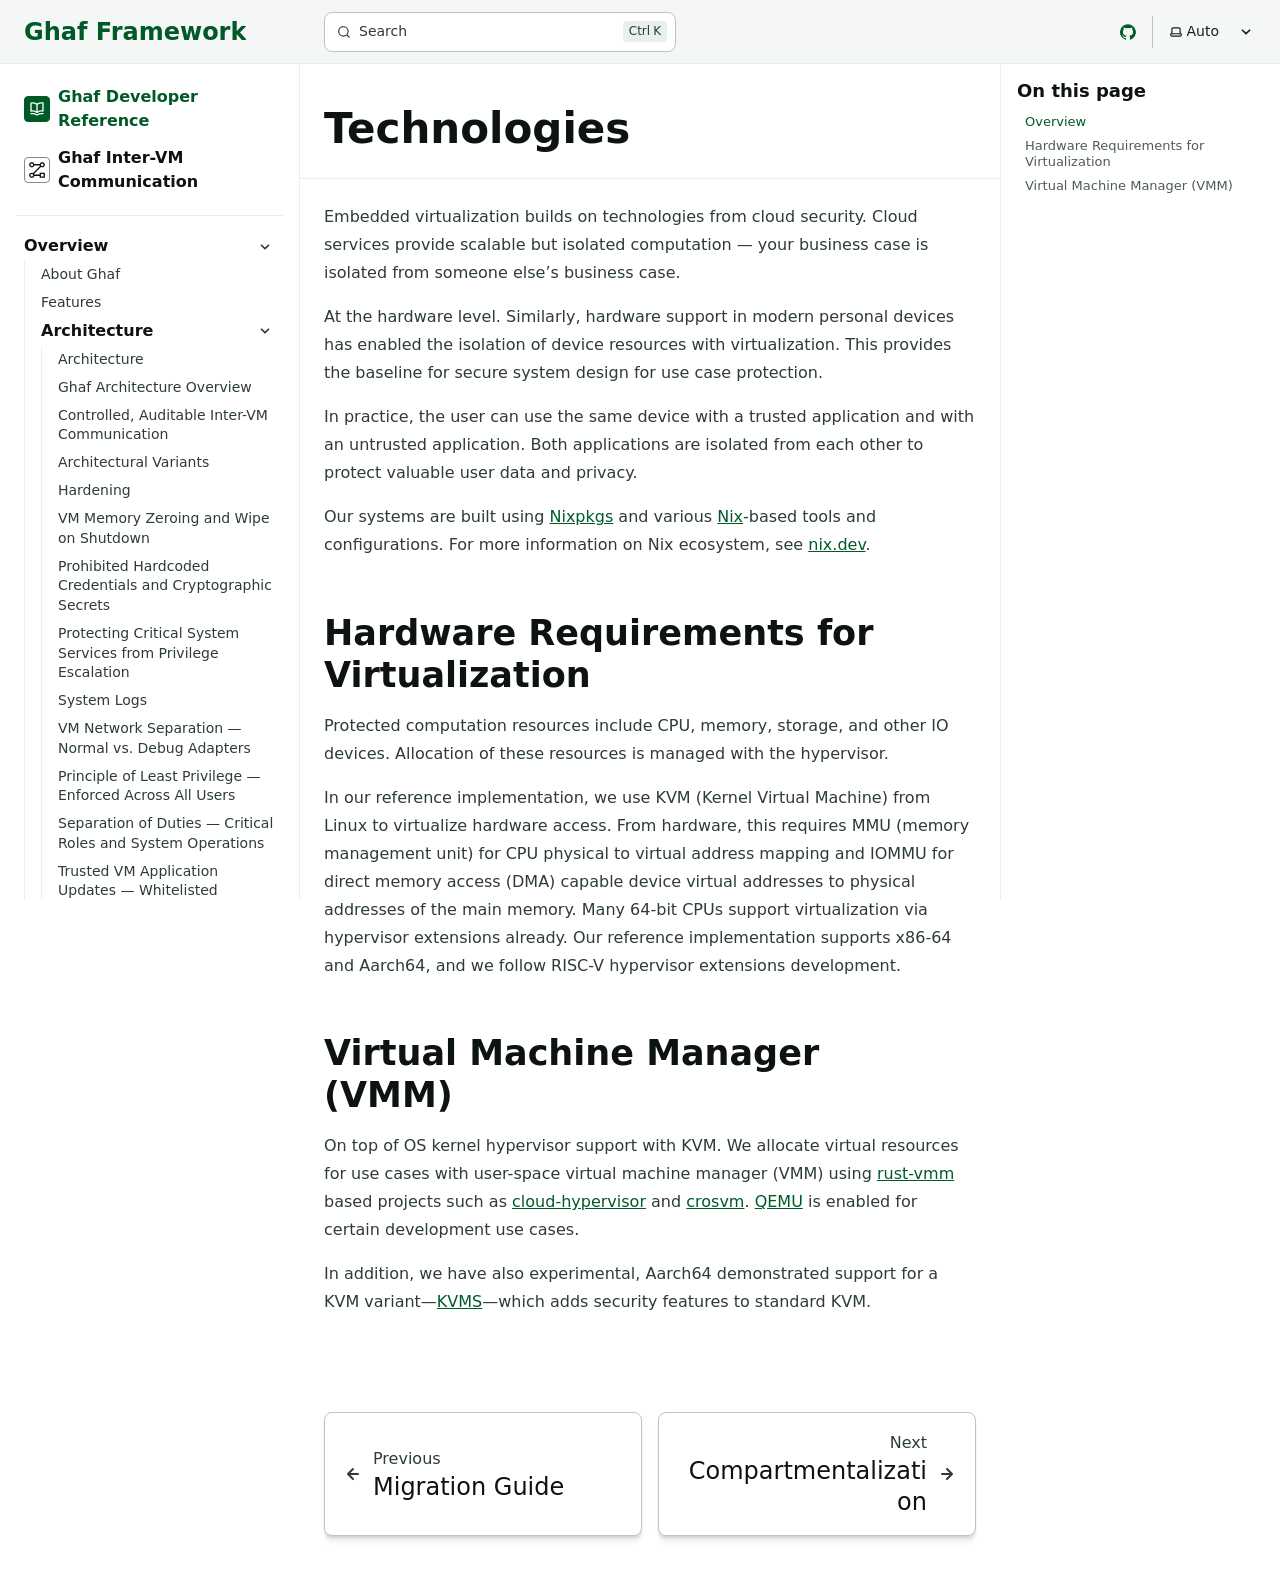
<file: ghaf/dev/technologies/index.html>
<!DOCTYPE html><html lang="en" dir="ltr" data-theme="dark" data-has-toc data-has-sidebar class="astro-bguv2lll"> <head><meta charset="utf-8"/><meta name="viewport" content="width=device-width, initial-scale=1"/><title>Technologies | Ghaf Framework</title><link rel="canonical" href="https://ghaf.tii.ae/ghaf/dev/technologies/"/><link rel="sitemap" href="/sitemap-index.xml"/><link rel="shortcut icon" href="/favicon.svg" type="image/svg+xml"/><meta name="generator" content="Astro v5.17.1"/><meta name="generator" content="Starlight v0.37.6"/><meta property="og:title" content="Technologies"/><meta property="og:type" content="article"/><meta property="og:url" content="https://ghaf.tii.ae/ghaf/dev/technologies/"/><meta property="og:locale" content="en"/><meta property="og:site_name" content="Ghaf Framework"/><meta name="twitter:card" content="summary_large_image"/><script>
	window.StarlightThemeProvider = (() => {
		const storedTheme =
			typeof localStorage !== 'undefined' && localStorage.getItem('starlight-theme');
		const theme =
			storedTheme ||
			(window.matchMedia('(prefers-color-scheme: light)').matches ? 'light' : 'dark');
		document.documentElement.dataset.theme = theme === 'light' ? 'light' : 'dark';
		return {
			updatePickers(theme = storedTheme || 'auto') {
				document.querySelectorAll('starlight-theme-select').forEach((picker) => {
					const select = picker.querySelector('select');
					if (select) select.value = theme;
					/** @type {HTMLTemplateElement | null} */
					const tmpl = document.querySelector(`#theme-icons`);
					const newIcon = tmpl && tmpl.content.querySelector('.' + theme);
					if (newIcon) {
						const oldIcon = picker.querySelector('svg.label-icon');
						if (oldIcon) {
							oldIcon.replaceChildren(...newIcon.cloneNode(true).childNodes);
						}
					}
				});
			},
		};
	})();
</script><template id="theme-icons"><svg aria-hidden="true" class="light astro-c6vsoqas" width="16" height="16" viewBox="0 0 24 24" fill="currentColor" style="--sl-icon-size: 1em;"><path d="M5 12a1 1 0 0 0-1-1H3a1 1 0 0 0 0 2h1a1 1 0 0 0 1-1Zm.64 5-.71.71a1 1 0 0 0 0 1.41 1 1 0 0 0 1.41 0l.71-.71A1 1 0 0 0 5.64 17ZM12 5a1 1 0 0 0 1-1V3a1 1 0 0 0-2 0v1a1 1 0 0 0 1 1Zm5.66 2.34a1 1 0 0 0 .7-.29l.71-.71a1 1 0 1 0-1.41-1.41l-.66.71a1 1 0 0 0 0 1.41 1 1 0 0 0 .66.29Zm-12-.29a1 1 0 0 0 1.41 0 1 1 0 0 0 0-1.41l-.71-.71a1.004 1.004 0 1 0-1.43 1.41l.73.71ZM21 11h-1a1 1 0 0 0 0 2h1a1 1 0 0 0 0-2Zm-2.64 6A1 1 0 0 0 17 18.36l.71.71a1 1 0 0 0 1.41 0 1 1 0 0 0 0-1.41l-.76-.66ZM12 6.5a5.5 5.5 0 1 0 5.5 5.5A5.51 5.51 0 0 0 12 6.5Zm0 9a3.5 3.5 0 1 1 0-7 3.5 3.5 0 0 1 0 7Zm0 3.5a1 1 0 0 0-1 1v1a1 1 0 0 0 2 0v-1a1 1 0 0 0-1-1Z"/></svg><svg aria-hidden="true" class="dark astro-c6vsoqas" width="16" height="16" viewBox="0 0 24 24" fill="currentColor" style="--sl-icon-size: 1em;"><path d="M21.64 13a1 1 0 0 0-1.05-.14 8.049 8.049 0 0 1-3.37.73 8.15 8.15 0 0 1-8.14-8.1 8.59 8.59 0 0 1 .25-2A1 1 0 0 0 8 2.36a10.14 10.14 0 1 0 14 11.69 1 1 0 0 0-.36-1.05Zm-9.5 6.69A8.14 8.14 0 0 1 7.08 5.22v.27a10.15 10.15 0 0 0 10.14 10.14 9.784 9.784 0 0 0 2.1-.22 8.11 8.11 0 0 1-7.18 4.32v-.04Z"/></svg><svg aria-hidden="true" class="auto astro-c6vsoqas" width="16" height="16" viewBox="0 0 24 24" fill="currentColor" style="--sl-icon-size: 1em;"><path d="M21 14h-1V7a3 3 0 0 0-3-3H7a3 3 0 0 0-3 3v7H3a1 1 0 0 0-1 1v2a3 3 0 0 0 3 3h14a3 3 0 0 0 3-3v-2a1 1 0 0 0-1-1ZM6 7a1 1 0 0 1 1-1h10a1 1 0 0 1 1 1v7H6V7Zm14 10a1 1 0 0 1-1 1H5a1 1 0 0 1-1-1v-1h16v1Z"/></svg></template><link rel="stylesheet" href="/_astro/print.DNXP8c50.css" media="print"><link rel="stylesheet" href="/_astro/index.DRBrafbx.css">
<style>@layer starlight.components{:root{--sl-badge-default-border: var(--sl-color-accent);--sl-badge-default-bg: var(--sl-color-accent-low);--sl-badge-default-text: #fff;--sl-badge-note-border: var(--sl-color-blue);--sl-badge-note-bg: var(--sl-color-blue-low);--sl-badge-note-text: #fff;--sl-badge-danger-border: var(--sl-color-red);--sl-badge-danger-bg: var(--sl-color-red-low);--sl-badge-danger-text: #fff;--sl-badge-success-border: var(--sl-color-green);--sl-badge-success-bg: var(--sl-color-green-low);--sl-badge-success-text: #fff;--sl-badge-caution-border: var(--sl-color-orange);--sl-badge-caution-bg: var(--sl-color-orange-low);--sl-badge-caution-text: #fff;--sl-badge-tip-border: var(--sl-color-purple);--sl-badge-tip-bg: var(--sl-color-purple-low);--sl-badge-tip-text: #fff}[data-theme=light]:root{--sl-badge-default-bg: var(--sl-color-accent-high);--sl-badge-note-bg: var(--sl-color-blue-high);--sl-badge-danger-bg: var(--sl-color-red-high);--sl-badge-success-bg: var(--sl-color-green-high);--sl-badge-caution-bg: var(--sl-color-orange-high);--sl-badge-tip-bg: var(--sl-color-purple-high)}.sl-badge:where(.astro-avdet4wd){display:inline-block;border:1px solid var(--sl-color-border-badge);border-radius:.25rem;font-family:var(--sl-font-system-mono);line-height:normal;color:var(--sl-color-text-badge);background-color:var(--sl-color-bg-badge);overflow-wrap:anywhere}.sidebar-content .sl-badge:where(.astro-avdet4wd){line-height:1;font-size:var(--sl-text-xs);padding:.125rem .375rem}.sidebar-content a[aria-current=page]>.sl-badge:where(.astro-avdet4wd){--sl-color-bg-badge: transparent;--sl-color-border-badge: currentColor;color:inherit}.default:where(.astro-avdet4wd){--sl-color-bg-badge: var(--sl-badge-default-bg);--sl-color-border-badge: var(--sl-badge-default-border);--sl-color-text-badge: var(--sl-badge-default-text)}.note:where(.astro-avdet4wd){--sl-color-bg-badge: var(--sl-badge-note-bg);--sl-color-border-badge: var(--sl-badge-note-border);--sl-color-text-badge: var(--sl-badge-note-text)}.danger:where(.astro-avdet4wd){--sl-color-bg-badge: var(--sl-badge-danger-bg);--sl-color-border-badge: var(--sl-badge-danger-border);--sl-color-text-badge: var(--sl-badge-danger-text)}.success:where(.astro-avdet4wd){--sl-color-bg-badge: var(--sl-badge-success-bg);--sl-color-border-badge: var(--sl-badge-success-border);--sl-color-text-badge: var(--sl-badge-success-text)}.tip:where(.astro-avdet4wd){--sl-color-bg-badge: var(--sl-badge-tip-bg);--sl-color-border-badge: var(--sl-badge-tip-border);--sl-color-text-badge: var(--sl-badge-tip-text)}.caution:where(.astro-avdet4wd){--sl-color-bg-badge: var(--sl-badge-caution-bg);--sl-color-border-badge: var(--sl-badge-caution-border);--sl-color-text-badge: var(--sl-badge-caution-text)}.small:where(.astro-avdet4wd){font-size:var(--sl-text-xs);padding:.125rem .25rem}.medium:where(.astro-avdet4wd){font-size:var(--sl-text-sm);padding:.175rem .35rem}.large:where(.astro-avdet4wd){font-size:var(--sl-text-base);padding:.225rem .45rem}.sl-markdown-content :is(h1,h2,h3,h4,h5,h6) .sl-badge:where(.astro-avdet4wd){vertical-align:middle}}
@layer starlight.components{.card:where(.astro-v5tidmuc){--sl-card-border: var(--sl-color-purple);--sl-card-bg: var(--sl-color-purple-low);border:1px solid var(--sl-color-gray-5);background-color:var(--sl-color-black);padding:clamp(1rem,calc(.125rem + 3vw),2.5rem);flex-direction:column;gap:clamp(.5rem,calc(.125rem + 1vw),1rem)}.card:where(.astro-v5tidmuc):nth-child(4n+1){--sl-card-border: var(--sl-color-orange);--sl-card-bg: var(--sl-color-orange-low)}.card:where(.astro-v5tidmuc):nth-child(4n+3){--sl-card-border: var(--sl-color-green);--sl-card-bg: var(--sl-color-green-low)}.card:where(.astro-v5tidmuc):nth-child(4n+4){--sl-card-border: var(--sl-color-red);--sl-card-bg: var(--sl-color-red-low)}.card:where(.astro-v5tidmuc):nth-child(4n+5){--sl-card-border: var(--sl-color-blue);--sl-card-bg: var(--sl-color-blue-low)}.title:where(.astro-v5tidmuc){font-weight:600;font-size:var(--sl-text-h4);color:var(--sl-color-white);line-height:var(--sl-line-height-headings);gap:1rem;align-items:center}.card:where(.astro-v5tidmuc) .icon:where(.astro-v5tidmuc){border:1px solid var(--sl-card-border);background-color:var(--sl-card-bg);padding:.2em;border-radius:.25rem;flex-shrink:0}.card:where(.astro-v5tidmuc) .body:where(.astro-v5tidmuc){margin:0;font-size:clamp(var(--sl-text-sm),calc(.5rem + 1vw),var(--sl-text-body))}}
@layer starlight.components{.card-grid:where(.astro-zntqmydn){display:grid;grid-template-columns:100%;gap:1rem}.card-grid:where(.astro-zntqmydn)>*{margin-top:0!important}@media(min-width:50rem){.card-grid:where(.astro-zntqmydn){grid-template-columns:1fr 1fr;gap:1.5rem}.stagger:where(.astro-zntqmydn){--stagger-height: 5rem;padding-bottom:var(--stagger-height)}.stagger:where(.astro-zntqmydn)>*:nth-child(2n){transform:translateY(var(--stagger-height))}}}
@layer starlight.components{svg:where(.astro-c6vsoqas){color:var(--sl-icon-color);font-size:var(--sl-icon-size, 1em);width:1em;height:1em}}
@layer starlight.components{starlight-tabs:where(.astro-esqgolmp){display:block}.tablist-wrapper:where(.astro-esqgolmp){overflow-x:auto}:where(.astro-esqgolmp)[role=tablist]{display:flex;list-style:none;border-bottom:2px solid var(--sl-color-gray-5);padding:0}.tab:where(.astro-esqgolmp){display:flex}.tab:where(.astro-esqgolmp)>:where(.astro-esqgolmp)[role=tab]{--sl-tab-color-border: var(--sl-color-gray-5);display:flex;align-items:center;gap:.5rem;line-height:var(--sl-line-height-headings);padding:.275rem 1.25rem;text-decoration:none;box-shadow:0 2px 0 var(--sl-tab-color-border);color:var(--sl-color-gray-3);outline-offset:var(--sl-outline-offset-inside);overflow-wrap:initial}.tab:where(.astro-esqgolmp) :where(.astro-esqgolmp)[role=tab][aria-selected=true]{--sl-tab-color-border: var(--sl-color-text-accent);color:var(--sl-color-white);font-weight:600}.tablist-wrapper:where(.astro-esqgolmp)~[role=tabpanel]{margin-top:1rem}}
@layer starlight.components{.sl-steps{--bullet-size: calc(var(--sl-line-height) * 1rem);--bullet-margin: .375rem;list-style:none;counter-reset:steps-counter var(--sl-steps-start, 0);padding-inline-start:0}.sl-steps>li{counter-increment:steps-counter;position:relative;padding-inline-start:calc(var(--bullet-size) + 1rem);padding-bottom:1px;min-height:calc(var(--bullet-size) + var(--bullet-margin))}.sl-steps>li+li{margin-top:0}.sl-steps>li:before{content:counter(steps-counter);position:absolute;top:0;inset-inline-start:0;width:var(--bullet-size);height:var(--bullet-size);line-height:var(--bullet-size);font-size:var(--sl-text-xs);font-weight:600;text-align:center;color:var(--sl-color-white);background-color:var(--sl-color-gray-6);border-radius:99rem;box-shadow:inset 0 0 0 1px var(--sl-color-gray-5)}.sl-steps>li:after{--guide-width: 1px;content:"";position:absolute;top:calc(var(--bullet-size) + var(--bullet-margin));bottom:var(--bullet-margin);inset-inline-start:calc((var(--bullet-size) - var(--guide-width)) / 2);width:var(--guide-width);background-color:var(--sl-color-hairline-light)}}@layer starlight.content{.sl-steps>li>:first-child{--lh: calc(1em * var(--sl-line-height));--shift-y: calc(.5 * (var(--bullet-size) - var(--lh)));transform:translateY(var(--shift-y));margin-bottom:var(--shift-y)}.sl-steps>li>:first-child:where(h1,h2,h3,h4,h5,h6){--lh: calc(1em * var(--sl-line-height-headings))}@supports (--prop: 1lh){.sl-steps>li>:first-child{--lh: 1lh}}}
@layer starlight.components{starlight-file-tree:where(.astro-p67cqifm){--x-space: 1.5rem;--y-space: .125rem;--y-pad: 0;display:block;border:1px solid var(--sl-color-gray-5);padding:1rem;background-color:var(--sl-color-gray-6);font-size:var(--sl-text-xs);font-family:var(--__sl-font-mono);overflow-x:auto}starlight-file-tree:where(.astro-p67cqifm) .directory>details{border:0;padding:0;padding-inline-start:var(--x-space);background:transparent}starlight-file-tree:where(.astro-p67cqifm) .directory>details>summary{margin-inline-start:calc(-1 * var(--x-space));border:0;padding:var(--y-pad) .625rem;font-weight:400;color:var(--sl-color-white);max-width:100%}starlight-file-tree:where(.astro-p67cqifm) .directory>details>summary::marker,starlight-file-tree:where(.astro-p67cqifm) .directory>details>summary::-webkit-details-marker{color:var(--sl-color-gray-3)}starlight-file-tree:where(.astro-p67cqifm) .directory>details>summary:hover,starlight-file-tree:where(.astro-p67cqifm) .directory>details>summary:hover .tree-icon{cursor:pointer;color:var(--sl-color-text-accent);fill:currentColor}starlight-file-tree:where(.astro-p67cqifm) .directory>details>summary:hover~ul{border-color:var(--sl-color-gray-4)}starlight-file-tree:where(.astro-p67cqifm) .directory>details>summary:hover .highlight .tree-icon{color:var(--sl-color-text-invert);fill:currentColor}starlight-file-tree:where(.astro-p67cqifm) ul{margin-inline-start:.5rem;border-inline-start:1px solid var(--sl-color-gray-5);padding:0;padding-inline-start:.125rem;list-style:none}starlight-file-tree:where(.astro-p67cqifm)>ul{margin:0;border:0;padding:0}starlight-file-tree:where(.astro-p67cqifm) li{margin:var(--y-space) 0;padding:var(--y-pad) 0}starlight-file-tree:where(.astro-p67cqifm) .file{margin-inline-start:calc(var(--x-space) - .125rem);color:var(--sl-color-white)}starlight-file-tree:where(.astro-p67cqifm) .tree-entry{display:inline-flex;align-items:flex-start;flex-wrap:wrap;max-width:calc(100% - 1rem)}@media(min-width:30em){starlight-file-tree:where(.astro-p67cqifm) .tree-entry{flex-wrap:nowrap}}starlight-file-tree:where(.astro-p67cqifm) .tree-entry>:first-child{flex-shrink:0}starlight-file-tree:where(.astro-p67cqifm) .empty{color:var(--sl-color-gray-3);padding-inline-start:.375rem}starlight-file-tree:where(.astro-p67cqifm) .comment{color:var(--sl-color-gray-3);padding-inline-start:1.625rem;max-width:24rem;min-width:12rem}starlight-file-tree:where(.astro-p67cqifm) .highlight{display:inline-block;border-radius:.25rem;padding-inline-end:.5rem;color:var(--sl-color-text-invert);background-color:var(--sl-color-text-accent)}starlight-file-tree:where(.astro-p67cqifm) svg{display:inline;fill:var(--sl-color-gray-3);vertical-align:middle;margin-inline:.25rem .375rem;width:.875rem;height:.875rem}starlight-file-tree:where(.astro-p67cqifm) .highlight svg.tree-icon{fill:currentColor}}
@layer starlight.components{.sl-link-button:where(.astro-xwgiixxa){align-items:center;border:1px solid transparent;border-radius:999rem;display:inline-flex;font-size:var(--sl-text-sm);gap:.5em;line-height:1.1875;outline-offset:.25rem;padding:.4375rem 1.125rem;text-decoration:none}.sl-link-button:where(.astro-xwgiixxa).primary{background:var(--sl-color-text-accent);border-color:var(--sl-color-text-accent);color:var(--sl-color-black)}.sl-link-button:where(.astro-xwgiixxa).primary:hover{color:var(--sl-color-black)}.sl-link-button:where(.astro-xwgiixxa).secondary{border-color:inherit;color:var(--sl-color-white)}.sl-link-button:where(.astro-xwgiixxa).minimal{color:var(--sl-color-white);padding-inline:0}.sl-link-button:where(.astro-xwgiixxa) svg{flex-shrink:0}@media(min-width:50rem){.sl-link-button:where(.astro-xwgiixxa){font-size:var(--sl-text-base);padding:.9375rem 1.25rem}}.sl-markdown-content .sl-link-button:where(.astro-xwgiixxa){margin-inline-end:1rem}.sl-markdown-content .sl-link-button:where(.astro-xwgiixxa):not(:where(p *)){margin-block:1rem}}
</style><script type="module" src="/_astro/page.B1D-nYk3.js"></script></head> <body class="astro-bguv2lll"> <a href="#_top" class="astro-7q3lir66">Skip to content</a>  <div class="page sl-flex astro-vrdttmbt"> <header class="header astro-vrdttmbt"><div class="header astro-kmkmnagf"> <div class="title-wrapper sl-flex astro-kmkmnagf"> <a href="/" class="site-title sl-flex astro-m46x6ez3">  <span class="astro-m46x6ez3" translate="no"> Ghaf Framework </span> </a>  </div> <div class="sl-flex print:hidden astro-kmkmnagf"> <site-search class="astro-kmkmnagf astro-v37mnknz" data-translations="{&#34;placeholder&#34;:&#34;Search&#34;}"> <button data-open-modal disabled aria-label="Search" aria-keyshortcuts="Control+K" class="astro-v37mnknz"> <svg aria-hidden="true" class="astro-v37mnknz astro-c6vsoqas" width="16" height="16" viewBox="0 0 24 24" fill="currentColor" style="--sl-icon-size: 1em;"><path d="M21.71 20.29 18 16.61A9 9 0 1 0 16.61 18l3.68 3.68a.999.999 0 0 0 1.42 0 1 1 0 0 0 0-1.39ZM11 18a7 7 0 1 1 0-14 7 7 0 0 1 0 14Z"/></svg> <span class="sl-hidden md:sl-block astro-v37mnknz" aria-hidden="true">Search</span> <kbd class="sl-hidden md:sl-flex astro-v37mnknz" style="display: none;"> <kbd class="astro-v37mnknz">Ctrl</kbd><kbd class="astro-v37mnknz">K</kbd> </kbd> </button> <dialog style="padding:0" aria-label="Search" class="astro-v37mnknz"> <div class="dialog-frame sl-flex astro-v37mnknz">  <button data-close-modal class="sl-flex md:sl-hidden astro-v37mnknz"> Cancel </button> <div class="search-container astro-v37mnknz"> <div id="starlight__search" class="astro-v37mnknz"></div> </div> </div> </dialog> </site-search>  <script>
	(() => {
		const openBtn = document.querySelector('button[data-open-modal]');
		const shortcut = openBtn?.querySelector('kbd');
		if (!openBtn || !(shortcut instanceof HTMLElement)) return;
		const platformKey = shortcut.querySelector('kbd');
		if (platformKey && /(Mac|iPhone|iPod|iPad)/i.test(navigator.platform)) {
			platformKey.textContent = '⌘';
			openBtn.setAttribute('aria-keyshortcuts', 'Meta+K');
		}
		shortcut.style.display = '';
	})();
</script> <script type="module" src="/_astro/Search.astro_astro_type_script_index_0_lang.cjYDvRdi.js"></script>   </div> <div class="sl-hidden md:sl-flex print:hidden right-group astro-kmkmnagf"> <div class="sl-flex social-icons astro-kmkmnagf"> <a href="https://github.com/tiiuae/ghaf" rel="me" class="sl-flex astro-wy4te6ga"><span class="sr-only astro-wy4te6ga">GitHub</span><svg aria-hidden="true" class="astro-wy4te6ga astro-c6vsoqas" width="16" height="16" viewBox="0 0 24 24" fill="currentColor" style="--sl-icon-size: 1em;"><path d="M12 .3a12 12 0 0 0-3.8 23.38c.6.12.83-.26.83-.57L9 21.07c-3.34.72-4.04-1.61-4.04-1.61-.55-1.39-1.34-1.76-1.34-1.76-1.08-.74.09-.73.09-.73 1.2.09 1.83 1.24 1.83 1.24 1.08 1.83 2.81 1.3 3.5 1 .1-.78.42-1.31.76-1.61-2.67-.3-5.47-1.33-5.47-5.93 0-1.31.47-2.38 1.24-3.22-.14-.3-.54-1.52.1-3.18 0 0 1-.32 3.3 1.23a11.5 11.5 0 0 1 6 0c2.28-1.55 3.29-1.23 3.29-1.23.64 1.66.24 2.88.12 3.18a4.65 4.65 0 0 1 1.23 3.22c0 4.61-2.8 5.63-5.48 5.92.42.36.81 1.1.81 2.22l-.01 3.29c0 .31.2.69.82.57A12 12 0 0 0 12 .3Z"/></svg></a> </div> <starlight-theme-select>  <label style="--sl-select-width: 6.25em" class="astro-4yphtoen"> <span class="sr-only astro-4yphtoen">Select theme</span> <svg aria-hidden="true" class="icon label-icon astro-4yphtoen astro-c6vsoqas" width="16" height="16" viewBox="0 0 24 24" fill="currentColor" style="--sl-icon-size: 1em;"><path d="M21 14h-1V7a3 3 0 0 0-3-3H7a3 3 0 0 0-3 3v7H3a1 1 0 0 0-1 1v2a3 3 0 0 0 3 3h14a3 3 0 0 0 3-3v-2a1 1 0 0 0-1-1ZM6 7a1 1 0 0 1 1-1h10a1 1 0 0 1 1 1v7H6V7Zm14 10a1 1 0 0 1-1 1H5a1 1 0 0 1-1-1v-1h16v1Z"/></svg> <select autocomplete="off" class="astro-4yphtoen"> <option value="dark" class="astro-4yphtoen">Dark</option><option value="light" class="astro-4yphtoen">Light</option><option value="auto" selected class="astro-4yphtoen">Auto</option> </select> <svg aria-hidden="true" class="icon caret astro-4yphtoen astro-c6vsoqas" width="16" height="16" viewBox="0 0 24 24" fill="currentColor" style="--sl-icon-size: 1em;"><path d="M17 9.17a1 1 0 0 0-1.41 0L12 12.71 8.46 9.17a1 1 0 1 0-1.41 1.42l4.24 4.24a1.002 1.002 0 0 0 1.42 0L17 10.59a1.002 1.002 0 0 0 0-1.42Z"/></svg> </label>  </starlight-theme-select>  <script>
	StarlightThemeProvider.updatePickers();
</script> <script type="module">const r="starlight-theme",o=e=>e==="auto"||e==="dark"||e==="light"?e:"auto",c=()=>o(typeof localStorage<"u"&&localStorage.getItem(r));function n(e){typeof localStorage<"u"&&localStorage.setItem(r,e==="light"||e==="dark"?e:"")}const l=()=>matchMedia("(prefers-color-scheme: light)").matches?"light":"dark";function t(e){StarlightThemeProvider.updatePickers(e),document.documentElement.dataset.theme=e==="auto"?l():e,n(e)}matchMedia("(prefers-color-scheme: light)").addEventListener("change",()=>{c()==="auto"&&t("auto")});class s extends HTMLElement{constructor(){super(),t(c()),this.querySelector("select")?.addEventListener("change",a=>{a.currentTarget instanceof HTMLSelectElement&&t(o(a.currentTarget.value))})}}customElements.define("starlight-theme-select",s);</script> <script type="module">class s extends HTMLElement{constructor(){super();const e=this.querySelector("select");e&&(e.addEventListener("change",t=>{t.currentTarget instanceof HTMLSelectElement&&(window.location.pathname=t.currentTarget.value)}),window.addEventListener("pageshow",t=>{if(!t.persisted)return;const n=e.querySelector("option[selected]")?.index;n!==e.selectedIndex&&(e.selectedIndex=n??0)}))}}customElements.define("starlight-lang-select",s);</script> </div> </div> </header> <nav class="sidebar print:hidden astro-vrdttmbt" aria-label="Main"> <starlight-menu-button class="print:hidden astro-jif73yzw"> <button aria-expanded="false" aria-label="Menu" aria-controls="starlight__sidebar" class="sl-flex md:sl-hidden astro-jif73yzw"> <svg aria-hidden="true" class="open-menu astro-jif73yzw astro-c6vsoqas" width="16" height="16" viewBox="0 0 24 24" fill="currentColor" style="--sl-icon-size: 1em;"><path d="M3 8h18a1 1 0 1 0 0-2H3a1 1 0 0 0 0 2Zm18 8H3a1 1 0 0 0 0 2h18a1 1 0 0 0 0-2Zm0-5H3a1 1 0 0 0 0 2h18a1 1 0 0 0 0-2Z"/></svg> <svg aria-hidden="true" class="close-menu astro-jif73yzw astro-c6vsoqas" width="16" height="16" viewBox="0 0 24 24" fill="currentColor" style="--sl-icon-size: 1em;"><path d="m13.41 12 6.3-6.29a1.004 1.004 0 1 0-1.42-1.42L12 10.59l-6.29-6.3a1.004 1.004 0 0 0-1.42 1.42l6.3 6.29-6.3 6.29a1 1 0 0 0 0 1.42.998.998 0 0 0 1.42 0l6.29-6.3 6.29 6.3a.999.999 0 0 0 1.42 0 1 1 0 0 0 0-1.42L13.41 12Z"/></svg> </button> </starlight-menu-button> <script type="module">class s extends HTMLElement{constructor(){super(),this.btn=this.querySelector("button"),this.btn.addEventListener("click",()=>this.toggleExpanded());const t=this.closest("nav");t&&t.addEventListener("keyup",e=>this.closeOnEscape(e))}setExpanded(t){this.setAttribute("aria-expanded",String(t)),document.body.toggleAttribute("data-mobile-menu-expanded",t)}toggleExpanded(){this.setExpanded(this.getAttribute("aria-expanded")!=="true")}closeOnEscape(t){t.code==="Escape"&&(this.setExpanded(!1),this.btn.focus())}}customElements.define("starlight-menu-button",s);</script>   <div id="starlight__sidebar" class="sidebar-pane astro-vrdttmbt"> <div class="sidebar-content sl-flex astro-vrdttmbt"> <ul class="starlight-sidebar-topics astro-2fh6iaza"> <li class="astro-2fh6iaza"> <a href="/ghaf/overview/" class="starlight-sidebar-topics-current astro-2fh6iaza"> <div class="starlight-sidebar-topics-icon astro-2fh6iaza"> <svg aria-hidden="true" class="astro-2fh6iaza astro-c6vsoqas" width="16" height="16" viewBox="0 0 24 24" fill="currentColor" style="--sl-icon-size: 1em;"><path d="M21.17 2.06A13.1 13.1 0 0 0 19 1.87a12.94 12.94 0 0 0-7 2.05 12.94 12.94 0 0 0-7-2 13.1 13.1 0 0 0-2.17.19 1 1 0 0 0-.83 1v12a1 1 0 0 0 1.17 1 10.9 10.9 0 0 1 8.25 1.91l.12.07h.11a.91.91 0 0 0 .7 0h.11l.12-.07A10.899 10.899 0 0 1 20.83 16 1 1 0 0 0 22 15V3a1 1 0 0 0-.83-.94ZM11 15.35a12.87 12.87 0 0 0-6-1.48H4v-10c.333-.02.667-.02 1 0a10.86 10.86 0 0 1 6 1.8v9.68Zm9-1.44h-1a12.87 12.87 0 0 0-6 1.48V5.67a10.86 10.86 0 0 1 6-1.8c.333-.02.667-.02 1 0v10.04Zm1.17 4.15a13.098 13.098 0 0 0-2.17-.19 12.94 12.94 0 0 0-7 2.05 12.94 12.94 0 0 0-7-2.05c-.727.003-1.453.066-2.17.19A1 1 0 0 0 2 19.21a1 1 0 0 0 1.17.79 10.9 10.9 0 0 1 8.25 1.91 1 1 0 0 0 1.16 0A10.9 10.9 0 0 1 20.83 20a1 1 0 0 0 1.17-.79 1 1 0 0 0-.83-1.15Z"/></svg> </div> <div class="astro-2fh6iaza"> Ghaf Developer Reference  </div> </a> </li><li class="astro-2fh6iaza"> <a href="/givc/overview/" class="astro-2fh6iaza"> <div class="starlight-sidebar-topics-icon astro-2fh6iaza"> <svg aria-hidden="true" class="astro-2fh6iaza astro-c6vsoqas" width="16" height="16" viewBox="0 0 24 24" fill="currentColor" style="--sl-icon-size: 1em;"><path d="M15.948 15.948L15.948 18.888L7.926 18.888Q7.800 18.384 7.506 17.922L7.506 17.922L17.922 7.506Q18.804 8.052 19.896 8.052L19.896 8.052Q21.408 8.052 22.542 7.023Q23.676 5.994 23.802 4.461Q23.928 2.928 22.983 1.710Q22.038 0.492 20.526 0.240Q19.014-0.012 17.733 0.828Q16.452 1.668 16.074 3.138L16.074 3.138L7.926 3.138Q7.548 1.710 6.330 0.870Q5.112 0.030 3.621 0.219Q2.130 0.408 1.164 1.521Q0.198 2.634 0.198 4.125Q0.198 5.616 1.164 6.729Q2.130 7.842 3.621 8.031Q5.112 8.220 6.330 7.380Q7.548 6.540 7.926 5.112L7.926 5.112L16.074 5.112Q16.200 5.616 16.494 6.078L16.494 6.078L6.078 16.494Q5.196 15.948 4.146 15.948L4.146 15.948Q2.592 15.948 1.458 16.977Q0.324 18.006 0.198 19.539Q0.072 21.072 1.017 22.290Q1.962 23.508 3.474 23.760Q4.986 24.012 6.267 23.172Q7.548 22.332 7.926 20.862L7.926 20.862L15.948 20.862L15.948 23.802L23.802 23.802L23.802 15.948L15.948 15.948ZM4.146 6.078L4.146 6.078Q3.432 6.078 2.886 5.637Q2.340 5.196 2.214 4.503Q2.088 3.810 2.403 3.201Q2.718 2.592 3.369 2.319Q4.020 2.046 4.692 2.256Q5.364 2.466 5.763 3.033Q6.162 3.600 6.099 4.314Q6.036 5.028 5.532 5.532L5.532 5.532Q4.944 6.078 4.146 6.078ZM19.854 2.172L19.854 2.172Q20.484 2.172 20.967 2.487Q21.450 2.802 21.681 3.369Q21.912 3.936 21.807 4.524Q21.702 5.112 21.282 5.532Q20.862 5.952 20.274 6.057Q19.686 6.162 19.119 5.931Q18.552 5.700 18.237 5.217Q17.922 4.734 17.922 4.104L17.922 4.104Q17.922 3.306 18.489 2.739Q19.056 2.172 19.854 2.172ZM4.146 21.828L4.146 21.828Q3.306 21.828 2.739 21.261Q2.172 20.694 2.172 19.875Q2.172 19.056 2.739 18.489Q3.306 17.922 4.125 17.922Q4.944 17.922 5.532 18.489Q6.120 19.056 6.120 19.875Q6.120 20.694 5.532 21.261Q4.944 21.828 4.146 21.828ZM17.922 21.828L17.922 17.922L21.828 17.922L21.828 21.828L17.922 21.828Z"/></svg> </div> <div class="astro-2fh6iaza"> Ghaf Inter-VM Communication  </div> </a> </li> </ul>  <sl-sidebar-state-persist data-hash="0756kz0" class="astro-kku4brbg"> <script aria-hidden="true">
		(() => {
			try {
				if (!matchMedia('(min-width: 50em)').matches) return;
				/** @type {HTMLElement | null} */
				const target = document.querySelector('sl-sidebar-state-persist');
				const state = JSON.parse(sessionStorage.getItem('sl-sidebar-state') || '0');
				if (!target || !state || target.dataset.hash !== state.hash) return;
				window._starlightScrollRestore = state.scroll;
				customElements.define(
					'sl-sidebar-restore',
					class SidebarRestore extends HTMLElement {
						connectedCallback() {
							try {
								const idx = parseInt(this.dataset.index || '');
								const details = this.closest('details');
								if (details && typeof state.open[idx] === 'boolean') details.open = state.open[idx];
							} catch {}
						}
					}
				);
			} catch {}
		})();
	</script>  <ul class="top-level astro-3ii7xxms"> <li class="astro-3ii7xxms"> <details open class="astro-3ii7xxms"> <summary class="astro-3ii7xxms"> <span class="group-label astro-3ii7xxms"> <span class="large astro-3ii7xxms">Overview</span>  </span> <svg aria-hidden="true" class="caret astro-3ii7xxms astro-c6vsoqas" width="16" height="16" viewBox="0 0 24 24" fill="currentColor" style="--sl-icon-size: 1.25rem;"><path d="m14.83 11.29-4.24-4.24a1 1 0 1 0-1.42 1.41L12.71 12l-3.54 3.54a1 1 0 0 0 0 1.41 1 1 0 0 0 .71.29 1 1 0 0 0 .71-.29l4.24-4.24a1.002 1.002 0 0 0 0-1.42Z"/></svg> </summary> <sl-sidebar-restore data-index="0"></sl-sidebar-restore> <ul class="astro-3ii7xxms"> <li class="astro-3ii7xxms"> <a href="/ghaf/overview/" class="astro-3ii7xxms"> <span class="astro-3ii7xxms">About Ghaf</span>  </a> </li><li class="astro-3ii7xxms"> <a href="/ghaf/overview/features/" class="astro-3ii7xxms"> <span class="astro-3ii7xxms">Features</span>  </a> </li><li class="astro-3ii7xxms"> <details open class="astro-3ii7xxms"> <summary class="astro-3ii7xxms"> <span class="group-label astro-3ii7xxms"> <span class="large astro-3ii7xxms">Architecture</span>  </span> <svg aria-hidden="true" class="caret astro-3ii7xxms astro-c6vsoqas" width="16" height="16" viewBox="0 0 24 24" fill="currentColor" style="--sl-icon-size: 1.25rem;"><path d="m14.83 11.29-4.24-4.24a1 1 0 1 0-1.42 1.41L12.71 12l-3.54 3.54a1 1 0 0 0 0 1.41 1 1 0 0 0 .71.29 1 1 0 0 0 .71-.29l4.24-4.24a1.002 1.002 0 0 0 0-1.42Z"/></svg> </summary> <sl-sidebar-restore data-index="1"></sl-sidebar-restore> <ul class="astro-3ii7xxms"> <li class="astro-3ii7xxms"> <a href="/ghaf/overview/arch/" class="astro-3ii7xxms"> <span class="astro-3ii7xxms">Architecture</span>  </a> </li><li class="astro-3ii7xxms"> <a href="/ghaf/overview/arch/system-architecture/" class="astro-3ii7xxms"> <span class="astro-3ii7xxms">Ghaf Architecture Overview</span>  </a> </li><li class="astro-3ii7xxms"> <a href="/ghaf/overview/arch/inter-vm-communication-control/" class="astro-3ii7xxms"> <span class="astro-3ii7xxms">Controlled, Auditable Inter-VM Communication</span>  </a> </li><li class="astro-3ii7xxms"> <a href="/ghaf/overview/arch/variants/" class="astro-3ii7xxms"> <span class="astro-3ii7xxms">Architectural Variants</span>  </a> </li><li class="astro-3ii7xxms"> <a href="/ghaf/overview/arch/hardening/" class="astro-3ii7xxms"> <span class="astro-3ii7xxms">Hardening</span>  </a> </li><li class="astro-3ii7xxms"> <a href="/ghaf/overview/arch/vm-memory-wipe/" class="astro-3ii7xxms"> <span class="astro-3ii7xxms">VM Memory Zeroing and Wipe on Shutdown</span>  </a> </li><li class="astro-3ii7xxms"> <a href="/ghaf/overview/arch/prohibited-hardcoded-secrets/" class="astro-3ii7xxms"> <span class="astro-3ii7xxms">Prohibited Hardcoded Credentials and Cryptographic Secrets</span>  </a> </li><li class="astro-3ii7xxms"> <a href="/ghaf/overview/arch/critical-services-privilege-escalation/" class="astro-3ii7xxms"> <span class="astro-3ii7xxms">Protecting Critical System Services from Privilege Escalation</span>  </a> </li><li class="astro-3ii7xxms"> <a href="/ghaf/overview/arch/system-logs-encryption/" class="astro-3ii7xxms"> <span class="astro-3ii7xxms">System Logs</span>  </a> </li><li class="astro-3ii7xxms"> <a href="/ghaf/overview/arch/vm-network-separation/" class="astro-3ii7xxms"> <span class="astro-3ii7xxms">VM Network Separation — Normal vs. Debug Adapters</span>  </a> </li><li class="astro-3ii7xxms"> <a href="/ghaf/overview/arch/least-privilege/" class="astro-3ii7xxms"> <span class="astro-3ii7xxms">Principle of Least Privilege — Enforced Across All Users</span>  </a> </li><li class="astro-3ii7xxms"> <a href="/ghaf/overview/arch/separation-of-duties/" class="astro-3ii7xxms"> <span class="astro-3ii7xxms">Separation of Duties — Critical Roles and System Operations</span>  </a> </li><li class="astro-3ii7xxms"> <a href="/ghaf/overview/arch/trusted-vm-whitelisted-repos/" class="astro-3ii7xxms"> <span class="astro-3ii7xxms">Trusted VM Application Updates — Whitelisted Repositories</span>  </a> </li><li class="astro-3ii7xxms"> <a href="/ghaf/overview/arch/secureboot/" class="astro-3ii7xxms"> <span class="astro-3ii7xxms">Secure Boot</span>  </a> </li><li class="astro-3ii7xxms"> <a href="/ghaf/overview/arch/stack/" class="astro-3ii7xxms"> <span class="astro-3ii7xxms">Stack</span>  </a> </li><li class="astro-3ii7xxms"> <a href="/ghaf/overview/arch/guest-tpm/" class="astro-3ii7xxms"> <span class="astro-3ii7xxms">Virtualized TPM for guests</span>  </a> </li> </ul>  </details> </li><li class="astro-3ii7xxms"> <details class="astro-3ii7xxms"> <summary class="astro-3ii7xxms"> <span class="group-label astro-3ii7xxms"> <span class="large astro-3ii7xxms">Architecture Decision Records</span>  </span> <svg aria-hidden="true" class="caret astro-3ii7xxms astro-c6vsoqas" width="16" height="16" viewBox="0 0 24 24" fill="currentColor" style="--sl-icon-size: 1.25rem;"><path d="m14.83 11.29-4.24-4.24a1 1 0 1 0-1.42 1.41L12.71 12l-3.54 3.54a1 1 0 0 0 0 1.41 1 1 0 0 0 .71.29 1 1 0 0 0 .71-.29l4.24-4.24a1.002 1.002 0 0 0 0-1.42Z"/></svg> </summary> <sl-sidebar-restore data-index="2"></sl-sidebar-restore> <ul class="astro-3ii7xxms"> <li class="astro-3ii7xxms"> <a href="/ghaf/overview/arch/adr/" class="astro-3ii7xxms"> <span class="astro-3ii7xxms">ADRs</span>  </a> </li><li class="astro-3ii7xxms"> <a href="/ghaf/overview/arch/adr/minimal-host/" class="astro-3ii7xxms"> <span class="astro-3ii7xxms">Minimal Host</span> <span class="sl-badge caution small  astro-3ii7xxms astro-avdet4wd">Proposed</span> </a> </li><li class="astro-3ii7xxms"> <a href="/ghaf/overview/arch/adr/netvm/" class="astro-3ii7xxms"> <span class="astro-3ii7xxms">Networking Virtual Machine</span> <span class="sl-badge caution small  astro-3ii7xxms astro-avdet4wd">Proposed</span> </a> </li><li class="astro-3ii7xxms"> <a href="/ghaf/overview/arch/adr/idsvm/" class="astro-3ii7xxms"> <span class="astro-3ii7xxms">Intrusion Detection System Virtual Machine</span> <span class="sl-badge caution small  astro-3ii7xxms astro-avdet4wd">Proposed</span> </a> </li><li class="astro-3ii7xxms"> <a href="/ghaf/overview/arch/adr/platform-bus-passthrough-support/" class="astro-3ii7xxms"> <span class="astro-3ii7xxms">rust-vmm—Bus Passthrough Support for Rust VMMs</span> <span class="sl-badge caution small  astro-3ii7xxms astro-avdet4wd">Proposed</span> </a> </li><li class="astro-3ii7xxms"> <a href="/ghaf/overview/arch/adr/fss/" class="astro-3ii7xxms"> <span class="astro-3ii7xxms">Forward Secure Sealing for Audit Logs</span> <span class="sl-badge success small  astro-3ii7xxms astro-avdet4wd">Accepted</span> </a> </li> </ul>  </details> </li> </ul>  </details> </li><li class="astro-3ii7xxms"> <details open class="astro-3ii7xxms"> <summary class="astro-3ii7xxms"> <span class="group-label astro-3ii7xxms"> <span class="large astro-3ii7xxms">Developer Guide</span>  </span> <svg aria-hidden="true" class="caret astro-3ii7xxms astro-c6vsoqas" width="16" height="16" viewBox="0 0 24 24" fill="currentColor" style="--sl-icon-size: 1.25rem;"><path d="m14.83 11.29-4.24-4.24a1 1 0 1 0-1.42 1.41L12.71 12l-3.54 3.54a1 1 0 0 0 0 1.41 1 1 0 0 0 .71.29 1 1 0 0 0 .71-.29l4.24-4.24a1.002 1.002 0 0 0 0-1.42Z"/></svg> </summary> <sl-sidebar-restore data-index="3"></sl-sidebar-restore> <ul class="astro-3ii7xxms"> <li class="astro-3ii7xxms"> <details open class="astro-3ii7xxms"> <summary class="astro-3ii7xxms"> <span class="group-label astro-3ii7xxms"> <span class="large astro-3ii7xxms">Reference</span>  </span> <svg aria-hidden="true" class="caret astro-3ii7xxms astro-c6vsoqas" width="16" height="16" viewBox="0 0 24 24" fill="currentColor" style="--sl-icon-size: 1.25rem;"><path d="m14.83 11.29-4.24-4.24a1 1 0 1 0-1.42 1.41L12.71 12l-3.54 3.54a1 1 0 0 0 0 1.41 1 1 0 0 0 .71.29 1 1 0 0 0 .71-.29l4.24-4.24a1.002 1.002 0 0 0 0-1.42Z"/></svg> </summary> <sl-sidebar-restore data-index="4"></sl-sidebar-restore> <ul class="astro-3ii7xxms"> <li class="astro-3ii7xxms"> <a href="/ghaf/dev/ref/" class="astro-3ii7xxms"> <span class="astro-3ii7xxms">Reference Implementations</span>  </a> </li><li class="astro-3ii7xxms"> <a href="/ghaf/dev/ref/ubuntu-development-setup/" class="astro-3ii7xxms"> <span class="astro-3ii7xxms">Ubuntu Development Setup</span>  </a> </li><li class="astro-3ii7xxms"> <a href="/ghaf/dev/ref/development/" class="astro-3ii7xxms"> <span class="astro-3ii7xxms">Development</span>  </a> </li><li class="astro-3ii7xxms"> <a href="/ghaf/dev/ref/build_and_run/" class="astro-3ii7xxms"> <span class="astro-3ii7xxms">Build and Run</span>  </a> </li><li class="astro-3ii7xxms"> <a href="/ghaf/dev/ref/remote_build_setup/" class="astro-3ii7xxms"> <span class="astro-3ii7xxms">Running Remote Build on NixOS</span>  </a> </li><li class="astro-3ii7xxms"> <a href="/ghaf/dev/ref/installer/" class="astro-3ii7xxms"> <span class="astro-3ii7xxms">Installer</span>  </a> </li><li class="astro-3ii7xxms"> <a href="/ghaf/dev/ref/cross_compilation/" class="astro-3ii7xxms"> <span class="astro-3ii7xxms">Cross Compilation</span>  </a> </li><li class="astro-3ii7xxms"> <a href="/ghaf/dev/ref/deferred-disk-encryption/" class="astro-3ii7xxms"> <span class="astro-3ii7xxms">Deferred Disk Encryption</span>  </a> </li><li class="astro-3ii7xxms"> <a href="/ghaf/dev/ref/creating_appvm/" class="astro-3ii7xxms"> <span class="astro-3ii7xxms">Creating an Application VM</span>  </a> </li><li class="astro-3ii7xxms"> <a href="/ghaf/dev/ref/hw-config/" class="astro-3ii7xxms"> <span class="astro-3ii7xxms">Hardware Configuration</span>  </a> </li><li class="astro-3ii7xxms"> <a href="/ghaf/dev/ref/profiles-config/" class="astro-3ii7xxms"> <span class="astro-3ii7xxms">Profiles Configuration</span>  </a> </li><li class="astro-3ii7xxms"> <a href="/ghaf/dev/ref/packages/" class="astro-3ii7xxms"> <span class="astro-3ii7xxms">Ghaf Packages Reference</span>  </a> </li><li class="astro-3ii7xxms"> <a href="/ghaf/dev/ref/modules/" class="astro-3ii7xxms"> <span class="astro-3ii7xxms">Ghaf Modules Reference</span>  </a> </li><li class="astro-3ii7xxms"> <a href="/ghaf/dev/ref/dependencies/" class="astro-3ii7xxms"> <span class="astro-3ii7xxms">External Dependencies</span>  </a> </li><li class="astro-3ii7xxms"> <a href="/ghaf/dev/ref/builder-functions/" class="astro-3ii7xxms"> <span class="astro-3ii7xxms">Builder Functions</span>  </a> </li><li class="astro-3ii7xxms"> <a href="/ghaf/dev/ref/cosmic/" class="astro-3ii7xxms"> <span class="astro-3ii7xxms">COSMIC Desktop Environment</span>  </a> </li><li class="astro-3ii7xxms"> <a href="/ghaf/dev/ref/idsvm-development/" class="astro-3ii7xxms"> <span class="astro-3ii7xxms">IDS VM Further Development</span>  </a> </li><li class="astro-3ii7xxms"> <a href="/ghaf/dev/ref/systemd-service-config/" class="astro-3ii7xxms"> <span class="astro-3ii7xxms">systemd Service Hardening</span>  </a> </li><li class="astro-3ii7xxms"> <a href="/ghaf/dev/ref/dynamic-hostname/" class="astro-3ii7xxms"> <span class="astro-3ii7xxms">Dynamic Hostname Generation</span>  </a> </li><li class="astro-3ii7xxms"> <a href="/ghaf/dev/ref/fleet/" class="astro-3ii7xxms"> <span class="astro-3ii7xxms">Fleet MDM</span>  </a> </li><li class="astro-3ii7xxms"> <a href="/ghaf/dev/ref/memory-wipe/" class="astro-3ii7xxms"> <span class="astro-3ii7xxms">Memory Wipe on Boot and Free</span>  </a> </li><li class="astro-3ii7xxms"> <a href="/ghaf/dev/ref/kill_switch/" class="astro-3ii7xxms"> <span class="astro-3ii7xxms">Ghaf Kill Switch</span>  </a> </li><li class="astro-3ii7xxms"> <a href="/ghaf/dev/ref/wireguard-gui/" class="astro-3ii7xxms"> <span class="astro-3ii7xxms">Wireguard GUI</span>  </a> </li><li class="astro-3ii7xxms"> <a href="/ghaf/dev/ref/yubikey/" class="astro-3ii7xxms"> <span class="astro-3ii7xxms">YubiKey Support</span>  </a> </li><li class="astro-3ii7xxms"> <a href="/ghaf/dev/ref/ghaf-vms/" class="astro-3ii7xxms"> <span class="astro-3ii7xxms">Ghaf VMs Status Tool</span>  </a> </li> </ul>  </details> </li><li class="astro-3ii7xxms"> <details open class="astro-3ii7xxms"> <summary class="astro-3ii7xxms"> <span class="group-label astro-3ii7xxms"> <span class="large astro-3ii7xxms">Troubleshooting</span>  </span> <svg aria-hidden="true" class="caret astro-3ii7xxms astro-c6vsoqas" width="16" height="16" viewBox="0 0 24 24" fill="currentColor" style="--sl-icon-size: 1.25rem;"><path d="m14.83 11.29-4.24-4.24a1 1 0 1 0-1.42 1.41L12.71 12l-3.54 3.54a1 1 0 0 0 0 1.41 1 1 0 0 0 .71.29 1 1 0 0 0 .71-.29l4.24-4.24a1.002 1.002 0 0 0 0-1.42Z"/></svg> </summary> <sl-sidebar-restore data-index="5"></sl-sidebar-restore> <ul class="astro-3ii7xxms"> <li class="astro-3ii7xxms"> <a href="/ghaf/dev/troubleshooting/" class="astro-3ii7xxms"> <span class="astro-3ii7xxms">Troubleshooting</span>  </a> </li><li class="astro-3ii7xxms"> <a href="/ghaf/dev/troubleshooting/systemd/system-log/" class="astro-3ii7xxms"> <span class="astro-3ii7xxms">Analyzing System Log</span>  </a> </li><li class="astro-3ii7xxms"> <a href="/ghaf/dev/troubleshooting/systemd/systemctl/" class="astro-3ii7xxms"> <span class="astro-3ii7xxms">Debugging systemd Using systemctl</span>  </a> </li><li class="astro-3ii7xxms"> <a href="/ghaf/dev/troubleshooting/systemd/systemd-analyzer/" class="astro-3ii7xxms"> <span class="astro-3ii7xxms">Inspecting Services with systemd-analyze</span>  </a> </li><li class="astro-3ii7xxms"> <a href="/ghaf/dev/troubleshooting/systemd/strace/" class="astro-3ii7xxms"> <span class="astro-3ii7xxms">Using strace for Debugging Initialization Sequence</span>  </a> </li><li class="astro-3ii7xxms"> <a href="/ghaf/dev/troubleshooting/systemd/early-shell/" class="astro-3ii7xxms"> <span class="astro-3ii7xxms">Early Shell</span>  </a> </li> </ul>  </details> </li><li class="astro-3ii7xxms"> <details open class="astro-3ii7xxms"> <summary class="astro-3ii7xxms"> <span class="group-label astro-3ii7xxms"> <span class="large astro-3ii7xxms">Ghaf as a Library</span>  </span> <svg aria-hidden="true" class="caret astro-3ii7xxms astro-c6vsoqas" width="16" height="16" viewBox="0 0 24 24" fill="currentColor" style="--sl-icon-size: 1.25rem;"><path d="m14.83 11.29-4.24-4.24a1 1 0 1 0-1.42 1.41L12.71 12l-3.54 3.54a1 1 0 0 0 0 1.41 1 1 0 0 0 .71.29 1 1 0 0 0 .71-.29l4.24-4.24a1.002 1.002 0 0 0 0-1.42Z"/></svg> </summary> <sl-sidebar-restore data-index="6"></sl-sidebar-restore> <ul class="astro-3ii7xxms"> <li class="astro-3ii7xxms"> <a href="/ghaf/dev/library/" class="astro-3ii7xxms"> <span class="astro-3ii7xxms">Ghaf Templates</span>  </a> </li><li class="astro-3ii7xxms"> <a href="/ghaf/dev/global-config/" class="astro-3ii7xxms"> <span class="astro-3ii7xxms">Global Configuration System</span>  </a> </li><li class="astro-3ii7xxms"> <a href="/ghaf/dev/library/example_project/" class="astro-3ii7xxms"> <span class="astro-3ii7xxms">Example Project</span>  </a> </li><li class="astro-3ii7xxms"> <a href="/ghaf/dev/library/modules_options/" class="astro-3ii7xxms"> <span class="astro-3ii7xxms">Modules Options</span>  </a> </li><li class="astro-3ii7xxms"> <details class="astro-3ii7xxms"> <summary class="astro-3ii7xxms"> <span class="group-label astro-3ii7xxms"> <span class="large astro-3ii7xxms">Library API</span>  </span> <svg aria-hidden="true" class="caret astro-3ii7xxms astro-c6vsoqas" width="16" height="16" viewBox="0 0 24 24" fill="currentColor" style="--sl-icon-size: 1.25rem;"><path d="m14.83 11.29-4.24-4.24a1 1 0 1 0-1.42 1.41L12.71 12l-3.54 3.54a1 1 0 0 0 0 1.41 1 1 0 0 0 .71.29 1 1 0 0 0 .71-.29l4.24-4.24a1.002 1.002 0 0 0 0-1.42Z"/></svg> </summary> <sl-sidebar-restore data-index="7"></sl-sidebar-restore> <ul class="astro-3ii7xxms"> <li class="astro-3ii7xxms"> <a href="/ghaf/dev/library/vm-helpers/" class="astro-3ii7xxms"> <span class="astro-3ii7xxms">VM Helper Functions</span>  </a> </li><li class="astro-3ii7xxms"> <a href="/ghaf/dev/library/features-api/" class="astro-3ii7xxms"> <span class="astro-3ii7xxms">Features API</span>  </a> </li><li class="astro-3ii7xxms"> <a href="/ghaf/dev/library/profiles-api/" class="astro-3ii7xxms"> <span class="astro-3ii7xxms">Profiles API</span>  </a> </li> </ul>  </details> </li> </ul>  </details> </li><li class="astro-3ii7xxms"> <details class="astro-3ii7xxms"> <summary class="astro-3ii7xxms"> <span class="group-label astro-3ii7xxms"> <span class="large astro-3ii7xxms">Architecture</span>  </span> <svg aria-hidden="true" class="caret astro-3ii7xxms astro-c6vsoqas" width="16" height="16" viewBox="0 0 24 24" fill="currentColor" style="--sl-icon-size: 1.25rem;"><path d="m14.83 11.29-4.24-4.24a1 1 0 1 0-1.42 1.41L12.71 12l-3.54 3.54a1 1 0 0 0 0 1.41 1 1 0 0 0 .71.29 1 1 0 0 0 .71-.29l4.24-4.24a1.002 1.002 0 0 0 0-1.42Z"/></svg> </summary> <sl-sidebar-restore data-index="8"></sl-sidebar-restore> <ul class="astro-3ii7xxms"> <li class="astro-3ii7xxms"> <a href="/ghaf/dev/architecture/" class="astro-3ii7xxms"> <span class="astro-3ii7xxms">Ghaf Architecture for Developers</span>  </a> </li><li class="astro-3ii7xxms"> <a href="/ghaf/dev/architecture/vm-composition/" class="astro-3ii7xxms"> <span class="astro-3ii7xxms">VM Composition with extendModules</span>  </a> </li><li class="astro-3ii7xxms"> <a href="/ghaf/dev/architecture/vm-memory-management/" class="astro-3ii7xxms"> <span class="astro-3ii7xxms">VM Memory Management</span>  </a> </li><li class="astro-3ii7xxms"> <a href="/ghaf/dev/architecture/config-propagation/" class="astro-3ii7xxms"> <span class="astro-3ii7xxms">Configuration Propagation</span>  </a> </li><li class="astro-3ii7xxms"> <a href="/ghaf/dev/architecture/module-conventions/" class="astro-3ii7xxms"> <span class="astro-3ii7xxms">Module Authoring Conventions</span>  </a> </li><li class="astro-3ii7xxms"> <a href="/ghaf/dev/architecture/anti-patterns/" class="astro-3ii7xxms"> <span class="astro-3ii7xxms">Anti-Patterns to Avoid</span>  </a> </li> </ul>  </details> </li><li class="astro-3ii7xxms"> <details class="astro-3ii7xxms"> <summary class="astro-3ii7xxms"> <span class="group-label astro-3ii7xxms"> <span class="large astro-3ii7xxms">Developer Guides</span>  </span> <svg aria-hidden="true" class="caret astro-3ii7xxms astro-c6vsoqas" width="16" height="16" viewBox="0 0 24 24" fill="currentColor" style="--sl-icon-size: 1.25rem;"><path d="m14.83 11.29-4.24-4.24a1 1 0 1 0-1.42 1.41L12.71 12l-3.54 3.54a1 1 0 0 0 0 1.41 1 1 0 0 0 .71.29 1 1 0 0 0 .71-.29l4.24-4.24a1.002 1.002 0 0 0 0-1.42Z"/></svg> </summary> <sl-sidebar-restore data-index="9"></sl-sidebar-restore> <ul class="astro-3ii7xxms"> <li class="astro-3ii7xxms"> <a href="/ghaf/dev/guides/" class="astro-3ii7xxms"> <span class="astro-3ii7xxms">Developer Guides</span>  </a> </li><li class="astro-3ii7xxms"> <a href="/ghaf/dev/guides/writing-modules/" class="astro-3ii7xxms"> <span class="astro-3ii7xxms">Writing Modules</span>  </a> </li><li class="astro-3ii7xxms"> <a href="/ghaf/dev/guides/creating-vms/" class="astro-3ii7xxms"> <span class="astro-3ii7xxms">Creating VMs</span>  </a> </li><li class="astro-3ii7xxms"> <a href="/ghaf/dev/guides/adding-features/" class="astro-3ii7xxms"> <span class="astro-3ii7xxms">Adding Features</span>  </a> </li><li class="astro-3ii7xxms"> <a href="/ghaf/dev/guides/extending-targets/" class="astro-3ii7xxms"> <span class="astro-3ii7xxms">Extending Targets</span>  </a> </li><li class="astro-3ii7xxms"> <a href="/ghaf/dev/guides/downstream-setup/" class="astro-3ii7xxms"> <span class="astro-3ii7xxms">Downstream Project Setup</span>  </a> </li><li class="astro-3ii7xxms"> <a href="/ghaf/dev/guides/migration/" class="astro-3ii7xxms"> <span class="astro-3ii7xxms">Migration Guide</span>  </a> </li> </ul>  </details> </li><li class="astro-3ii7xxms"> <details open class="astro-3ii7xxms"> <summary class="astro-3ii7xxms"> <span class="group-label astro-3ii7xxms"> <span class="large astro-3ii7xxms">Technologies</span>  </span> <svg aria-hidden="true" class="caret astro-3ii7xxms astro-c6vsoqas" width="16" height="16" viewBox="0 0 24 24" fill="currentColor" style="--sl-icon-size: 1.25rem;"><path d="m14.83 11.29-4.24-4.24a1 1 0 1 0-1.42 1.41L12.71 12l-3.54 3.54a1 1 0 0 0 0 1.41 1 1 0 0 0 .71.29 1 1 0 0 0 .71-.29l4.24-4.24a1.002 1.002 0 0 0 0-1.42Z"/></svg> </summary> <sl-sidebar-restore data-index="10"></sl-sidebar-restore> <ul class="astro-3ii7xxms"> <li class="astro-3ii7xxms"> <a href="/ghaf/dev/technologies/" aria-current="page" class="astro-3ii7xxms"> <span class="astro-3ii7xxms">Technologies</span>  </a> </li><li class="astro-3ii7xxms"> <a href="/ghaf/dev/technologies/compartment/" class="astro-3ii7xxms"> <span class="astro-3ii7xxms">Compartmentalization</span>  </a> </li><li class="astro-3ii7xxms"> <details open class="astro-3ii7xxms"> <summary class="astro-3ii7xxms"> <span class="group-label astro-3ii7xxms"> <span class="large astro-3ii7xxms">Passthrough</span>  </span> <svg aria-hidden="true" class="caret astro-3ii7xxms astro-c6vsoqas" width="16" height="16" viewBox="0 0 24 24" fill="currentColor" style="--sl-icon-size: 1.25rem;"><path d="m14.83 11.29-4.24-4.24a1 1 0 1 0-1.42 1.41L12.71 12l-3.54 3.54a1 1 0 0 0 0 1.41 1 1 0 0 0 .71.29 1 1 0 0 0 .71-.29l4.24-4.24a1.002 1.002 0 0 0 0-1.42Z"/></svg> </summary> <sl-sidebar-restore data-index="11"></sl-sidebar-restore> <ul class="astro-3ii7xxms"> <li class="astro-3ii7xxms"> <a href="/ghaf/dev/technologies/passthrough/" class="astro-3ii7xxms"> <span class="astro-3ii7xxms">Devices Passthrough</span>  </a> </li><li class="astro-3ii7xxms"> <a href="/ghaf/dev/technologies/vfio/" class="astro-3ii7xxms"> <span class="astro-3ii7xxms">Binding Devices to VFIO Driver to Allow Passthrough</span>  </a> </li><li class="astro-3ii7xxms"> <a href="/ghaf/dev/technologies/device_tree_overlays_pt/" class="astro-3ii7xxms"> <span class="astro-3ii7xxms">Device Tree Overlays for Passthrough</span>  </a> </li><li class="astro-3ii7xxms"> <details class="astro-3ii7xxms"> <summary class="astro-3ii7xxms"> <span class="group-label astro-3ii7xxms"> <span class="large astro-3ii7xxms">NVIDIA Jetson AGX Orin</span>  </span> <svg aria-hidden="true" class="caret astro-3ii7xxms astro-c6vsoqas" width="16" height="16" viewBox="0 0 24 24" fill="currentColor" style="--sl-icon-size: 1.25rem;"><path d="m14.83 11.29-4.24-4.24a1 1 0 1 0-1.42 1.41L12.71 12l-3.54 3.54a1 1 0 0 0 0 1.41 1 1 0 0 0 .71.29 1 1 0 0 0 .71-.29l4.24-4.24a1.002 1.002 0 0 0 0-1.42Z"/></svg> </summary> <sl-sidebar-restore data-index="12"></sl-sidebar-restore> <ul class="astro-3ii7xxms"> <li class="astro-3ii7xxms"> <a href="/ghaf/dev/technologies/nvidia_agx_pt_uart/" class="astro-3ii7xxms"> <span class="astro-3ii7xxms">UART Passthrough</span>  </a> </li><li class="astro-3ii7xxms"> <a href="/ghaf/dev/technologies/nvidia_agx_pt_pcie/" class="astro-3ii7xxms"> <span class="astro-3ii7xxms">PCIe Passthrough</span>  </a> </li><li class="astro-3ii7xxms"> <a href="/ghaf/dev/technologies/nvidia_uarti_net_vm/" class="astro-3ii7xxms"> <span class="astro-3ii7xxms">UARTI Passthrough to netvm</span>  </a> </li> </ul>  </details> </li><li class="astro-3ii7xxms"> <details class="astro-3ii7xxms"> <summary class="astro-3ii7xxms"> <span class="group-label astro-3ii7xxms"> <span class="large astro-3ii7xxms">x86</span>  </span> <svg aria-hidden="true" class="caret astro-3ii7xxms astro-c6vsoqas" width="16" height="16" viewBox="0 0 24 24" fill="currentColor" style="--sl-icon-size: 1.25rem;"><path d="m14.83 11.29-4.24-4.24a1 1 0 1 0-1.42 1.41L12.71 12l-3.54 3.54a1 1 0 0 0 0 1.41 1 1 0 0 0 .71.29 1 1 0 0 0 .71-.29l4.24-4.24a1.002 1.002 0 0 0 0-1.42Z"/></svg> </summary> <sl-sidebar-restore data-index="13"></sl-sidebar-restore> <ul class="astro-3ii7xxms"> <li class="astro-3ii7xxms"> <a href="/ghaf/dev/technologies/x86_pcie_crosvm/" class="astro-3ii7xxms"> <span class="astro-3ii7xxms">x86 PCIe Passthrough with crosvm</span>  </a> </li><li class="astro-3ii7xxms"> <a href="/ghaf/dev/technologies/x86_gpu_passthrough_qemu/" class="astro-3ii7xxms"> <span class="astro-3ii7xxms">GPU Passthrough with Qemu</span>  </a> </li> </ul>  </details> </li> </ul>  </details> </li><li class="astro-3ii7xxms"> <a href="/ghaf/dev/technologies/nvidia_virtualization_bpmp/" class="astro-3ii7xxms"> <span class="astro-3ii7xxms">NVIDIA Jetson AGX Orin: Boot and Power Management Processor Virtualization</span>  </a> </li><li class="astro-3ii7xxms"> <a href="/ghaf/dev/technologies/hypervisor_options/" class="astro-3ii7xxms"> <span class="astro-3ii7xxms">Ghaf-Specific microvm Hypervisor Options</span>  </a> </li><li class="astro-3ii7xxms"> <a href="/ghaf/dev/technologies/hardware_acceleration/" class="astro-3ii7xxms"> <span class="astro-3ii7xxms">Hardware acceleration in Linux</span>  </a> </li><li class="astro-3ii7xxms"> <a href="/ghaf/dev/technologies/fake-battery/" class="astro-3ii7xxms"> <span class="astro-3ii7xxms">Fake battery loading and testing</span>  </a> </li> </ul>  </details> </li> </ul>  </details> </li><li class="astro-3ii7xxms"> <details open class="astro-3ii7xxms"> <summary class="astro-3ii7xxms"> <span class="group-label astro-3ii7xxms"> <span class="large astro-3ii7xxms">Build System and Supply Chain</span>  </span> <svg aria-hidden="true" class="caret astro-3ii7xxms astro-c6vsoqas" width="16" height="16" viewBox="0 0 24 24" fill="currentColor" style="--sl-icon-size: 1.25rem;"><path d="m14.83 11.29-4.24-4.24a1 1 0 1 0-1.42 1.41L12.71 12l-3.54 3.54a1 1 0 0 0 0 1.41 1 1 0 0 0 .71.29 1 1 0 0 0 .71-.29l4.24-4.24a1.002 1.002 0 0 0 0-1.42Z"/></svg> </summary> <sl-sidebar-restore data-index="14"></sl-sidebar-restore> <ul class="astro-3ii7xxms"> <li class="astro-3ii7xxms"> <a href="/ghaf/scs/ci-cd-system/" class="astro-3ii7xxms"> <span class="astro-3ii7xxms">Continuous Integration and Distribution</span>  </a> </li><li class="astro-3ii7xxms"> <details open class="astro-3ii7xxms"> <summary class="astro-3ii7xxms"> <span class="group-label astro-3ii7xxms"> <span class="large astro-3ii7xxms">Supply Chain Security</span>  </span> <svg aria-hidden="true" class="caret astro-3ii7xxms astro-c6vsoqas" width="16" height="16" viewBox="0 0 24 24" fill="currentColor" style="--sl-icon-size: 1.25rem;"><path d="m14.83 11.29-4.24-4.24a1 1 0 1 0-1.42 1.41L12.71 12l-3.54 3.54a1 1 0 0 0 0 1.41 1 1 0 0 0 .71.29 1 1 0 0 0 .71-.29l4.24-4.24a1.002 1.002 0 0 0 0-1.42Z"/></svg> </summary> <sl-sidebar-restore data-index="15"></sl-sidebar-restore> <ul class="astro-3ii7xxms"> <li class="astro-3ii7xxms"> <a href="/ghaf/scs/scs/" class="astro-3ii7xxms"> <span class="astro-3ii7xxms">Introduction</span>  </a> </li><li class="astro-3ii7xxms"> <a href="/ghaf/scs/slsa-framework/" class="astro-3ii7xxms"> <span class="astro-3ii7xxms">SLSA Framework</span>  </a> </li><li class="astro-3ii7xxms"> <a href="/ghaf/scs/sbom/" class="astro-3ii7xxms"> <span class="astro-3ii7xxms">Software Bill of Materials (SBOM)</span>  </a> </li><li class="astro-3ii7xxms"> <a href="/ghaf/scs/pki/" class="astro-3ii7xxms"> <span class="astro-3ii7xxms">Public Key Infrastructure</span>  </a> </li><li class="astro-3ii7xxms"> <a href="/ghaf/scs/fss/" class="astro-3ii7xxms"> <span class="astro-3ii7xxms">Forward Secure Sealing</span>  </a> </li><li class="astro-3ii7xxms"> <a href="/ghaf/scs/ghaf-security-fix-automation/" class="astro-3ii7xxms"> <span class="astro-3ii7xxms">Security Fix Automation</span>  </a> </li><li class="astro-3ii7xxms"> <a href="/ghaf/scs/patching-automation/" class="astro-3ii7xxms"> <span class="astro-3ii7xxms">Patch Management Automation</span>  </a> </li> </ul>  </details> </li> </ul>  </details> </li><li class="astro-3ii7xxms"> <details open class="astro-3ii7xxms"> <summary class="astro-3ii7xxms"> <span class="group-label astro-3ii7xxms"> <span class="large astro-3ii7xxms">Ghaf Showcases and Scenarios</span>  </span> <svg aria-hidden="true" class="caret astro-3ii7xxms astro-c6vsoqas" width="16" height="16" viewBox="0 0 24 24" fill="currentColor" style="--sl-icon-size: 1.25rem;"><path d="m14.83 11.29-4.24-4.24a1 1 0 1 0-1.42 1.41L12.71 12l-3.54 3.54a1 1 0 0 0 0 1.41 1 1 0 0 0 .71.29 1 1 0 0 0 .71-.29l4.24-4.24a1.002 1.002 0 0 0 0-1.42Z"/></svg> </summary> <sl-sidebar-restore data-index="16"></sl-sidebar-restore> <ul class="astro-3ii7xxms"> <li class="astro-3ii7xxms"> <a href="/ghaf/scenarios/showcases/" class="astro-3ii7xxms"> <span class="astro-3ii7xxms">Showcases</span>  </a> </li><li class="astro-3ii7xxms"> <a href="/ghaf/scenarios/run_win_vm/" class="astro-3ii7xxms"> <span class="astro-3ii7xxms">Running Windows 11 in VM on Ghaf</span>  </a> </li><li class="astro-3ii7xxms"> <a href="/ghaf/scenarios/run_cuttlefish/" class="astro-3ii7xxms"> <span class="astro-3ii7xxms">Running Android Cuttlefish Virtual Device on Ghaf</span>  </a> </li> </ul>  </details> </li><li class="astro-3ii7xxms"> <details class="astro-3ii7xxms"> <summary class="astro-3ii7xxms"> <span class="group-label astro-3ii7xxms"> <span class="large astro-3ii7xxms">Release Notes</span>  </span> <svg aria-hidden="true" class="caret astro-3ii7xxms astro-c6vsoqas" width="16" height="16" viewBox="0 0 24 24" fill="currentColor" style="--sl-icon-size: 1.25rem;"><path d="m14.83 11.29-4.24-4.24a1 1 0 1 0-1.42 1.41L12.71 12l-3.54 3.54a1 1 0 0 0 0 1.41 1 1 0 0 0 .71.29 1 1 0 0 0 .71-.29l4.24-4.24a1.002 1.002 0 0 0 0-1.42Z"/></svg> </summary> <sl-sidebar-restore data-index="17"></sl-sidebar-restore> <ul class="astro-3ii7xxms"> <li class="astro-3ii7xxms"> <a href="/ghaf/releases/release_notes/" class="astro-3ii7xxms"> <span class="astro-3ii7xxms">Ghaf Release Notes</span>  </a> </li><li class="astro-3ii7xxms"> <a href="/ghaf/releases/ghaf-26011/" class="astro-3ii7xxms"> <span class="astro-3ii7xxms">Release ghaf-26.01.1</span> <span class="sl-badge success small  astro-3ii7xxms astro-avdet4wd">Latest</span> </a> </li><li class="astro-3ii7xxms"> <a href="/ghaf/releases/ghaf-25121/" class="astro-3ii7xxms"> <span class="astro-3ii7xxms">Release ghaf-25.12.1</span>  </a> </li><li class="astro-3ii7xxms"> <a href="/ghaf/releases/ghaf-25111/" class="astro-3ii7xxms"> <span class="astro-3ii7xxms">Release ghaf-25.11.1</span>  </a> </li><li class="astro-3ii7xxms"> <a href="/ghaf/releases/ghaf-25101/" class="astro-3ii7xxms"> <span class="astro-3ii7xxms">Release ghaf-25.10.1</span>  </a> </li><li class="astro-3ii7xxms"> <a href="/ghaf/releases/ghaf-25093/" class="astro-3ii7xxms"> <span class="astro-3ii7xxms">Release ghaf-25.09.3</span>  </a> </li><li class="astro-3ii7xxms"> <a href="/ghaf/releases/ghaf-25092/" class="astro-3ii7xxms"> <span class="astro-3ii7xxms">Release ghaf-25.09.2</span>  </a> </li><li class="astro-3ii7xxms"> <a href="/ghaf/releases/ghaf-25091/" class="astro-3ii7xxms"> <span class="astro-3ii7xxms">Release ghaf-25.09.1</span>  </a> </li><li class="astro-3ii7xxms"> <a href="/ghaf/releases/ghaf-2508/" class="astro-3ii7xxms"> <span class="astro-3ii7xxms">Release ghaf-25.08</span>  </a> </li><li class="astro-3ii7xxms"> <a href="/ghaf/releases/ghaf-2506/" class="astro-3ii7xxms"> <span class="astro-3ii7xxms">Release ghaf-25.06</span>  </a> </li><li class="astro-3ii7xxms"> <a href="/ghaf/releases/ghaf-2505/" class="astro-3ii7xxms"> <span class="astro-3ii7xxms">Release ghaf-25.05</span>  </a> </li><li class="astro-3ii7xxms"> <a href="/ghaf/releases/ghaf-2504/" class="astro-3ii7xxms"> <span class="astro-3ii7xxms">Release ghaf-25.04</span>  </a> </li><li class="astro-3ii7xxms"> <a href="/ghaf/releases/ghaf-2503/" class="astro-3ii7xxms"> <span class="astro-3ii7xxms">Release ghaf-25.03</span>  </a> </li><li class="astro-3ii7xxms"> <a href="/ghaf/releases/ghaf-24124/" class="astro-3ii7xxms"> <span class="astro-3ii7xxms">Release ghaf-24.12.4</span>  </a> </li><li class="astro-3ii7xxms"> <a href="/ghaf/releases/ghaf-24123/" class="astro-3ii7xxms"> <span class="astro-3ii7xxms">Release ghaf-24.12.3</span>  </a> </li><li class="astro-3ii7xxms"> <a href="/ghaf/releases/ghaf-24122/" class="astro-3ii7xxms"> <span class="astro-3ii7xxms">Release ghaf-24.12.2</span>  </a> </li><li class="astro-3ii7xxms"> <a href="/ghaf/releases/ghaf-24121/" class="astro-3ii7xxms"> <span class="astro-3ii7xxms">Release ghaf-24.12.1</span>  </a> </li><li class="astro-3ii7xxms"> <a href="/ghaf/releases/ghaf-2412/" class="astro-3ii7xxms"> <span class="astro-3ii7xxms">Release ghaf-24.12</span>  </a> </li><li class="astro-3ii7xxms"> <a href="/ghaf/releases/ghaf-24094/" class="astro-3ii7xxms"> <span class="astro-3ii7xxms">Release ghaf-24.09.4</span>  </a> </li><li class="astro-3ii7xxms"> <a href="/ghaf/releases/ghaf-24093/" class="astro-3ii7xxms"> <span class="astro-3ii7xxms">Release ghaf-24.09.3</span>  </a> </li><li class="astro-3ii7xxms"> <a href="/ghaf/releases/ghaf-24092/" class="astro-3ii7xxms"> <span class="astro-3ii7xxms">Release ghaf-24.09.2</span>  </a> </li><li class="astro-3ii7xxms"> <a href="/ghaf/releases/ghaf-24091/" class="astro-3ii7xxms"> <span class="astro-3ii7xxms">Release ghaf-24.09.1</span>  </a> </li><li class="astro-3ii7xxms"> <a href="/ghaf/releases/ghaf-2409/" class="astro-3ii7xxms"> <span class="astro-3ii7xxms">Release ghaf-24.09</span>  </a> </li><li class="astro-3ii7xxms"> <a href="/ghaf/releases/ghaf-2406/" class="astro-3ii7xxms"> <span class="astro-3ii7xxms">Release ghaf-24.06</span>  </a> </li><li class="astro-3ii7xxms"> <a href="/ghaf/releases/ghaf-2403/" class="astro-3ii7xxms"> <span class="astro-3ii7xxms">Release ghaf-24.03</span>  </a> </li><li class="astro-3ii7xxms"> <a href="/ghaf/releases/ghaf-2312/" class="astro-3ii7xxms"> <span class="astro-3ii7xxms">Release ghaf-23.12</span>  </a> </li><li class="astro-3ii7xxms"> <a href="/ghaf/releases/ghaf-2309/" class="astro-3ii7xxms"> <span class="astro-3ii7xxms">Release ghaf-23.09</span>  </a> </li><li class="astro-3ii7xxms"> <a href="/ghaf/releases/ghaf-2306/" class="astro-3ii7xxms"> <span class="astro-3ii7xxms">Release ghaf-23.06</span>  </a> </li><li class="astro-3ii7xxms"> <a href="/ghaf/releases/ghaf-2305/" class="astro-3ii7xxms"> <span class="astro-3ii7xxms">Release ghaf-23.05</span>  </a> </li> </ul>  </details> </li><li class="astro-3ii7xxms"> <details class="astro-3ii7xxms"> <summary class="astro-3ii7xxms"> <span class="group-label astro-3ii7xxms"> <span class="large astro-3ii7xxms">Appendices</span>  </span> <svg aria-hidden="true" class="caret astro-3ii7xxms astro-c6vsoqas" width="16" height="16" viewBox="0 0 24 24" fill="currentColor" style="--sl-icon-size: 1.25rem;"><path d="m14.83 11.29-4.24-4.24a1 1 0 1 0-1.42 1.41L12.71 12l-3.54 3.54a1 1 0 0 0 0 1.41 1 1 0 0 0 .71.29 1 1 0 0 0 .71-.29l4.24-4.24a1.002 1.002 0 0 0 0-1.42Z"/></svg> </summary> <sl-sidebar-restore data-index="18"></sl-sidebar-restore> <ul class="astro-3ii7xxms"> <li class="astro-3ii7xxms"> <a href="/ghaf/appendices/glossary/" class="astro-3ii7xxms"> <span class="astro-3ii7xxms">Glossary</span>  </a> </li><li class="astro-3ii7xxms"> <a href="/ghaf/appendices/contributing_general/" class="astro-3ii7xxms"> <span class="astro-3ii7xxms">Contribution Guidelines</span>  </a> </li><li class="astro-3ii7xxms"> <details open class="astro-3ii7xxms"> <summary class="astro-3ii7xxms"> <span class="group-label astro-3ii7xxms"> <span class="large astro-3ii7xxms">Research</span>  </span> <svg aria-hidden="true" class="caret astro-3ii7xxms astro-c6vsoqas" width="16" height="16" viewBox="0 0 24 24" fill="currentColor" style="--sl-icon-size: 1.25rem;"><path d="m14.83 11.29-4.24-4.24a1 1 0 1 0-1.42 1.41L12.71 12l-3.54 3.54a1 1 0 0 0 0 1.41 1 1 0 0 0 .71.29 1 1 0 0 0 .71-.29l4.24-4.24a1.002 1.002 0 0 0 0-1.42Z"/></svg> </summary> <sl-sidebar-restore data-index="19"></sl-sidebar-restore> <ul class="astro-3ii7xxms"> <li class="astro-3ii7xxms"> <a href="/ghaf/appendices/research/installation/" class="astro-3ii7xxms"> <span class="astro-3ii7xxms">Approaches to Ghaf System Installation</span>  </a> </li><li class="astro-3ii7xxms"> <a href="/ghaf/appendices/research/imx8qm-passthrough/" class="astro-3ii7xxms"> <span class="astro-3ii7xxms">i.MX 8QM Ethernet Passthrough</span>  </a> </li> </ul>  </details> </li> </ul>  </details> </li> </ul>   <script aria-hidden="true">
		(() => {
			const scroller = document.getElementById('starlight__sidebar');
			if (!window._starlightScrollRestore || !scroller) return;
			scroller.scrollTop = window._starlightScrollRestore;
			delete window._starlightScrollRestore;
		})();
	</script> </sl-sidebar-state-persist>  <div class="md:sl-hidden"> <div class="mobile-preferences sl-flex astro-wu23bvmt"> <div class="social-icons astro-wu23bvmt"> <a href="https://github.com/tiiuae/ghaf" rel="me" class="sl-flex astro-wy4te6ga"><span class="sr-only astro-wy4te6ga">GitHub</span><svg aria-hidden="true" class="astro-wy4te6ga astro-c6vsoqas" width="16" height="16" viewBox="0 0 24 24" fill="currentColor" style="--sl-icon-size: 1em;"><path d="M12 .3a12 12 0 0 0-3.8 23.38c.6.12.83-.26.83-.57L9 21.07c-3.34.72-4.04-1.61-4.04-1.61-.55-1.39-1.34-1.76-1.34-1.76-1.08-.74.09-.73.09-.73 1.2.09 1.83 1.24 1.83 1.24 1.08 1.83 2.81 1.3 3.5 1 .1-.78.42-1.31.76-1.61-2.67-.3-5.47-1.33-5.47-5.93 0-1.31.47-2.38 1.24-3.22-.14-.3-.54-1.52.1-3.18 0 0 1-.32 3.3 1.23a11.5 11.5 0 0 1 6 0c2.28-1.55 3.29-1.23 3.29-1.23.64 1.66.24 2.88.12 3.18a4.65 4.65 0 0 1 1.23 3.22c0 4.61-2.8 5.63-5.48 5.92.42.36.81 1.1.81 2.22l-.01 3.29c0 .31.2.69.82.57A12 12 0 0 0 12 .3Z"/></svg></a> </div> <starlight-theme-select>  <label style="--sl-select-width: 6.25em" class="astro-4yphtoen"> <span class="sr-only astro-4yphtoen">Select theme</span> <svg aria-hidden="true" class="icon label-icon astro-4yphtoen astro-c6vsoqas" width="16" height="16" viewBox="0 0 24 24" fill="currentColor" style="--sl-icon-size: 1em;"><path d="M21 14h-1V7a3 3 0 0 0-3-3H7a3 3 0 0 0-3 3v7H3a1 1 0 0 0-1 1v2a3 3 0 0 0 3 3h14a3 3 0 0 0 3-3v-2a1 1 0 0 0-1-1ZM6 7a1 1 0 0 1 1-1h10a1 1 0 0 1 1 1v7H6V7Zm14 10a1 1 0 0 1-1 1H5a1 1 0 0 1-1-1v-1h16v1Z"/></svg> <select autocomplete="off" class="astro-4yphtoen"> <option value="dark" class="astro-4yphtoen">Dark</option><option value="light" class="astro-4yphtoen">Light</option><option value="auto" selected class="astro-4yphtoen">Auto</option> </select> <svg aria-hidden="true" class="icon caret astro-4yphtoen astro-c6vsoqas" width="16" height="16" viewBox="0 0 24 24" fill="currentColor" style="--sl-icon-size: 1em;"><path d="M17 9.17a1 1 0 0 0-1.41 0L12 12.71 8.46 9.17a1 1 0 1 0-1.41 1.42l4.24 4.24a1.002 1.002 0 0 0 1.42 0L17 10.59a1.002 1.002 0 0 0 0-1.42Z"/></svg> </label>  </starlight-theme-select>  <script>
	StarlightThemeProvider.updatePickers();
</script>   </div>  </div> </div> </div> </nav> <div class="main-frame astro-vrdttmbt">  <script type="module">const a=document.getElementById("starlight__sidebar"),n=a?.querySelector("sl-sidebar-state-persist"),o="sl-sidebar-state",i=()=>{let t=[];const e=n?.dataset.hash||"";try{const s=sessionStorage.getItem(o),r=JSON.parse(s||"{}");Array.isArray(r.open)&&r.hash===e&&(t=r.open)}catch{}return{hash:e,open:t,scroll:a?.scrollTop||0}},c=t=>{try{sessionStorage.setItem(o,JSON.stringify(t))}catch{}},d=()=>c(i()),l=(t,e)=>{const s=i();s.open[e]=t,c(s)};n?.addEventListener("click",t=>{if(!(t.target instanceof Element))return;const e=t.target.closest("summary")?.closest("details");if(!e)return;const s=e.querySelector("sl-sidebar-restore"),r=parseInt(s?.dataset.index||"");isNaN(r)||l(!e.open,r)});addEventListener("visibilitychange",()=>{document.visibilityState==="hidden"&&d()});addEventListener("pageHide",d);</script> <div class="lg:sl-flex astro-67yu43on"> <aside class="right-sidebar-container print:hidden astro-67yu43on"> <div class="right-sidebar astro-67yu43on"> <script type="module" src="/_astro/MobileTableOfContents.astro_astro_type_script_index_0_lang.hwBsy0Mo.js"></script><script type="module" src="/_astro/TableOfContents.astro_astro_type_script_index_0_lang.FuRcXuRY.js"></script><div class="lg:sl-hidden astro-pb3aqygn"><mobile-starlight-toc data-min-h="2" data-max-h="3" class="astro-doynk5tl"><nav aria-labelledby="starlight__on-this-page--mobile" class="astro-doynk5tl"><details id="starlight__mobile-toc" class="astro-doynk5tl"><summary id="starlight__on-this-page--mobile" class="sl-flex astro-doynk5tl"><span class="toggle sl-flex astro-doynk5tl">On this page<svg aria-hidden="true" class="caret astro-doynk5tl astro-c6vsoqas" width="16" height="16" viewBox="0 0 24 24" fill="currentColor" style="--sl-icon-size: 1rem;"><path d="m14.83 11.29-4.24-4.24a1 1 0 1 0-1.42 1.41L12.71 12l-3.54 3.54a1 1 0 0 0 0 1.41 1 1 0 0 0 .71.29 1 1 0 0 0 .71-.29l4.24-4.24a1.002 1.002 0 0 0 0-1.42Z"/></svg></span><span class="display-current astro-doynk5tl"></span></summary><div class="dropdown astro-doynk5tl"><ul class="isMobile astro-g2bywc46" style="--depth: 0;"> <li class="astro-g2bywc46" style="--depth: 0;"> <a href="#_top" class="astro-g2bywc46" style="--depth: 0;"> <span class="astro-g2bywc46" style="--depth: 0;">Overview</span> </a>  </li><li class="astro-g2bywc46" style="--depth: 0;"> <a href="#hardware-requirements-for-virtualization" class="astro-g2bywc46" style="--depth: 0;"> <span class="astro-g2bywc46" style="--depth: 0;">Hardware Requirements for Virtualization</span> </a>  </li><li class="astro-g2bywc46" style="--depth: 0;"> <a href="#virtual-machine-manager-vmm" class="astro-g2bywc46" style="--depth: 0;"> <span class="astro-g2bywc46" style="--depth: 0;">Virtual Machine Manager (VMM)</span> </a>  </li> </ul> </div></details></nav></mobile-starlight-toc></div><div class="right-sidebar-panel sl-hidden lg:sl-block astro-pb3aqygn"><div class="sl-container astro-pb3aqygn"><starlight-toc data-min-h="2" data-max-h="3"><nav aria-labelledby="starlight__on-this-page"><h2 id="starlight__on-this-page">On this page</h2><ul class="astro-g2bywc46" style="--depth: 0;"> <li class="astro-g2bywc46" style="--depth: 0;"> <a href="#_top" class="astro-g2bywc46" style="--depth: 0;"> <span class="astro-g2bywc46" style="--depth: 0;">Overview</span> </a>  </li><li class="astro-g2bywc46" style="--depth: 0;"> <a href="#hardware-requirements-for-virtualization" class="astro-g2bywc46" style="--depth: 0;"> <span class="astro-g2bywc46" style="--depth: 0;">Hardware Requirements for Virtualization</span> </a>  </li><li class="astro-g2bywc46" style="--depth: 0;"> <a href="#virtual-machine-manager-vmm" class="astro-g2bywc46" style="--depth: 0;"> <span class="astro-g2bywc46" style="--depth: 0;">Virtual Machine Manager (VMM)</span> </a>  </li> </ul> </nav></starlight-toc></div></div> </div> </aside> <div class="main-pane astro-67yu43on">  <main data-pagefind-body class="astro-bguv2lll" lang="en" dir="ltr">    <div class="content-panel astro-7nkwcw3z"> <div class="sl-container astro-7nkwcw3z"> <h1 id="_top" class="astro-j6tvhyss">Technologies</h1>  </div> </div>  <div class="content-panel astro-7nkwcw3z"> <div class="sl-container astro-7nkwcw3z"> <div class="sl-markdown-content"> <p>Embedded virtualization builds on technologies from cloud security. Cloud services provide scalable but isolated computation — your business case is isolated from someone else’s business case.</p>
<p>At the hardware level. Similarly, hardware support in modern personal devices has enabled the isolation of device resources with virtualization. This provides the baseline for secure system design for use case protection.</p>
<p>In practice, the user can use the same device with a trusted application and with an untrusted application. Both applications are isolated from each other to protect valuable user data and privacy.</p>
<p>Our systems are built using <a href="https://github.com/NixOS/nixpkgs">Nixpkgs</a> and various <a href="https://nixos.org/guides/nix-language.html">Nix</a>-based tools and configurations. For more information on Nix ecosystem, see <a href="https://nix.dev/">nix.dev</a>.</p>
<div class="sl-heading-wrapper level-h2"><h2 id="hardware-requirements-for-virtualization">Hardware Requirements for Virtualization</h2><a class="sl-anchor-link" href="#hardware-requirements-for-virtualization"><span aria-hidden="true" class="sl-anchor-icon"><svg width="16" height="16" viewBox="0 0 24 24"><path fill="currentcolor" d="m12.11 15.39-3.88 3.88a2.52 2.52 0 0 1-3.5 0 2.47 2.47 0 0 1 0-3.5l3.88-3.88a1 1 0 0 0-1.42-1.42l-3.88 3.89a4.48 4.48 0 0 0 6.33 6.33l3.89-3.88a1 1 0 1 0-1.42-1.42Zm8.58-12.08a4.49 4.49 0 0 0-6.33 0l-3.89 3.88a1 1 0 0 0 1.42 1.42l3.88-3.88a2.52 2.52 0 0 1 3.5 0 2.47 2.47 0 0 1 0 3.5l-3.88 3.88a1 1 0 1 0 1.42 1.42l3.88-3.89a4.49 4.49 0 0 0 0-6.33ZM8.83 15.17a1 1 0 0 0 1.1.22 1 1 0 0 0 .32-.22l4.92-4.92a1 1 0 0 0-1.42-1.42l-4.92 4.92a1 1 0 0 0 0 1.42Z"></path></svg></span><span class="sr-only" data-pagefind-ignore>Section titled “Hardware Requirements for Virtualization”</span></a></div>
<p>Protected computation resources include CPU, memory, storage, and other IO devices. Allocation of these resources is managed with the hypervisor.</p>
<p>In our reference implementation, we use KVM (Kernel Virtual Machine) from Linux to virtualize hardware access. From hardware, this requires MMU (memory management unit) for CPU physical to virtual address mapping and IOMMU for direct memory access (DMA) capable device virtual addresses to physical addresses of the main memory. Many 64-bit CPUs support virtualization via hypervisor extensions already. Our reference implementation supports x86-64 and Aarch64, and we follow RISC-V hypervisor extensions development.</p>
<div class="sl-heading-wrapper level-h2"><h2 id="virtual-machine-manager-vmm">Virtual Machine Manager (VMM)</h2><a class="sl-anchor-link" href="#virtual-machine-manager-vmm"><span aria-hidden="true" class="sl-anchor-icon"><svg width="16" height="16" viewBox="0 0 24 24"><path fill="currentcolor" d="m12.11 15.39-3.88 3.88a2.52 2.52 0 0 1-3.5 0 2.47 2.47 0 0 1 0-3.5l3.88-3.88a1 1 0 0 0-1.42-1.42l-3.88 3.89a4.48 4.48 0 0 0 6.33 6.33l3.89-3.88a1 1 0 1 0-1.42-1.42Zm8.58-12.08a4.49 4.49 0 0 0-6.33 0l-3.89 3.88a1 1 0 0 0 1.42 1.42l3.88-3.88a2.52 2.52 0 0 1 3.5 0 2.47 2.47 0 0 1 0 3.5l-3.88 3.88a1 1 0 1 0 1.42 1.42l3.88-3.89a4.49 4.49 0 0 0 0-6.33ZM8.83 15.17a1 1 0 0 0 1.1.22 1 1 0 0 0 .32-.22l4.92-4.92a1 1 0 0 0-1.42-1.42l-4.92 4.92a1 1 0 0 0 0 1.42Z"></path></svg></span><span class="sr-only" data-pagefind-ignore>Section titled “Virtual Machine Manager (VMM)”</span></a></div>
<p>On top of OS kernel hypervisor support with KVM. We allocate virtual resources for use cases with user-space virtual machine manager (VMM) using <a href="https://github.com/rust-vmm">rust-vmm</a> based projects such as <a href="https://github.com/cloud-hypervisor/cloud-hypervisor">cloud-hypervisor</a> and <a href="https://github.com/google/crosvm">crosvm</a>. <a href="https://www.qemu.org/">QEMU</a> is enabled for certain development use cases.</p>
<p>In addition, we have also experimental, Aarch64 demonstrated support for a KVM variant—<a href="https://github.com/jkrh/kvms">KVMS</a>—which adds security features to standard KVM.</p> </div> <footer class="sl-flex astro-3yyafb3n"> <div class="meta sl-flex astro-3yyafb3n">   </div> <div class="pagination-links print:hidden astro-u2l5gyhi" dir="ltr"> <a href="/ghaf/dev/guides/migration/" rel="prev" class="astro-u2l5gyhi"> <svg aria-hidden="true" class="astro-u2l5gyhi astro-c6vsoqas" width="16" height="16" viewBox="0 0 24 24" fill="currentColor" style="--sl-icon-size: 1.5rem;"><path d="M17 11H9.41l3.3-3.29a1.004 1.004 0 1 0-1.42-1.42l-5 5a1 1 0 0 0-.21.33 1 1 0 0 0 0 .76 1 1 0 0 0 .21.33l5 5a1.002 1.002 0 0 0 1.639-.325 1 1 0 0 0-.219-1.095L9.41 13H17a1 1 0 0 0 0-2Z"/></svg> <span class="astro-u2l5gyhi"> Previous <br class="astro-u2l5gyhi"> <span class="link-title astro-u2l5gyhi">Migration Guide</span> </span> </a> <a href="/ghaf/dev/technologies/compartment/" rel="next" class="astro-u2l5gyhi"> <svg aria-hidden="true" class="astro-u2l5gyhi astro-c6vsoqas" width="16" height="16" viewBox="0 0 24 24" fill="currentColor" style="--sl-icon-size: 1.5rem;"><path d="M17.92 11.62a1.001 1.001 0 0 0-.21-.33l-5-5a1.003 1.003 0 1 0-1.42 1.42l3.3 3.29H7a1 1 0 0 0 0 2h7.59l-3.3 3.29a1.002 1.002 0 0 0 .325 1.639 1 1 0 0 0 1.095-.219l5-5a1 1 0 0 0 .21-.33 1 1 0 0 0 0-.76Z"/></svg> <span class="astro-u2l5gyhi"> Next <br class="astro-u2l5gyhi"> <span class="link-title astro-u2l5gyhi">Compartmentalization</span> </span> </a> </div>   </footer>  </div> </div>   </main> </div> </div>  </div> </div>  </body></html>
</file>
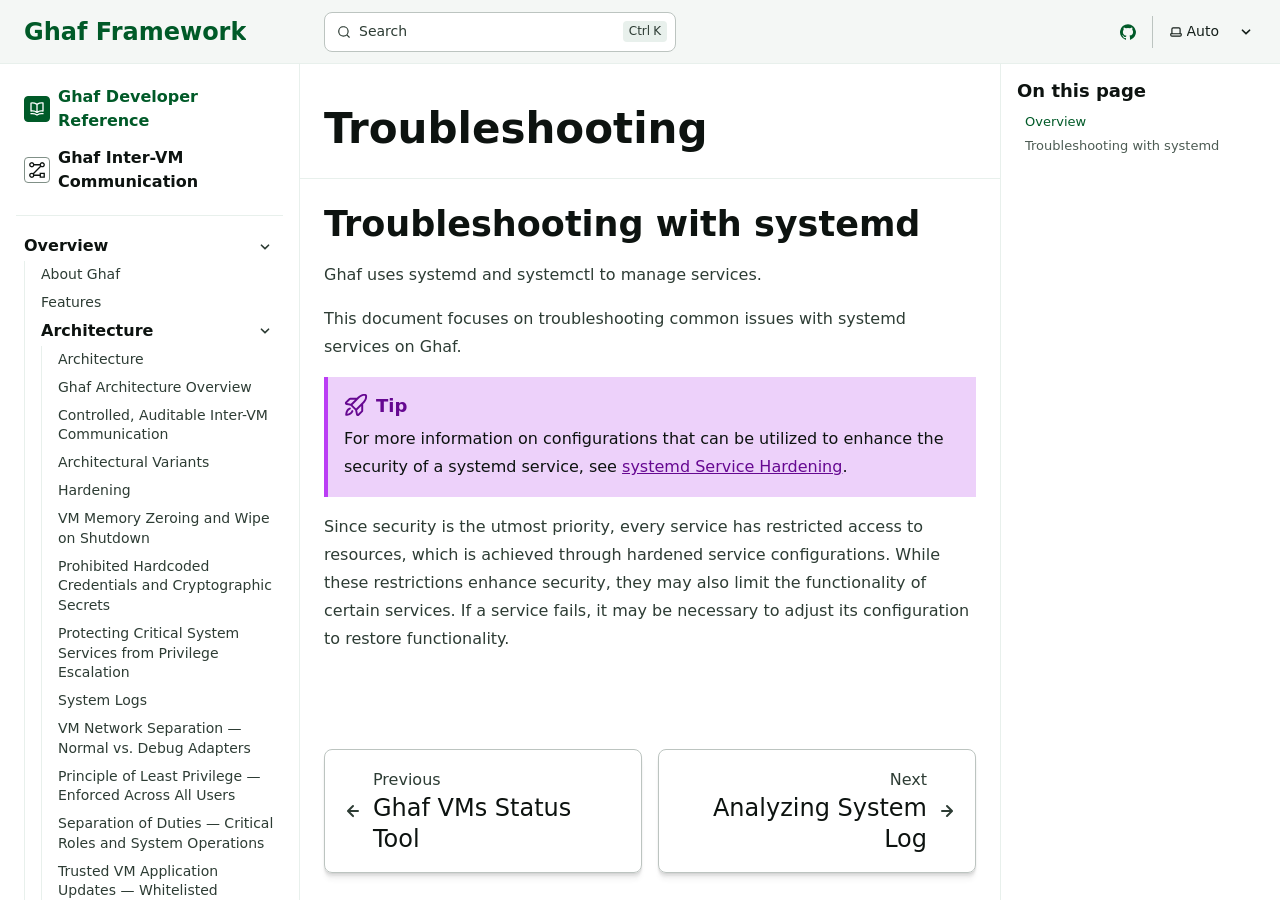
<file: ghaf/dev/troubleshooting/index.html>
<!DOCTYPE html><html lang="en" dir="ltr" data-theme="dark" data-has-toc data-has-sidebar class="astro-bguv2lll"> <head><meta charset="utf-8"/><meta name="viewport" content="width=device-width, initial-scale=1"/><title>Troubleshooting | Ghaf Framework</title><link rel="canonical" href="https://ghaf.tii.ae/ghaf/dev/troubleshooting/"/><link rel="sitemap" href="/sitemap-index.xml"/><link rel="shortcut icon" href="/favicon.svg" type="image/svg+xml"/><meta name="generator" content="Astro v5.17.1"/><meta name="generator" content="Starlight v0.37.6"/><meta property="og:title" content="Troubleshooting"/><meta property="og:type" content="article"/><meta property="og:url" content="https://ghaf.tii.ae/ghaf/dev/troubleshooting/"/><meta property="og:locale" content="en"/><meta property="og:site_name" content="Ghaf Framework"/><meta name="twitter:card" content="summary_large_image"/><script>
	window.StarlightThemeProvider = (() => {
		const storedTheme =
			typeof localStorage !== 'undefined' && localStorage.getItem('starlight-theme');
		const theme =
			storedTheme ||
			(window.matchMedia('(prefers-color-scheme: light)').matches ? 'light' : 'dark');
		document.documentElement.dataset.theme = theme === 'light' ? 'light' : 'dark';
		return {
			updatePickers(theme = storedTheme || 'auto') {
				document.querySelectorAll('starlight-theme-select').forEach((picker) => {
					const select = picker.querySelector('select');
					if (select) select.value = theme;
					/** @type {HTMLTemplateElement | null} */
					const tmpl = document.querySelector(`#theme-icons`);
					const newIcon = tmpl && tmpl.content.querySelector('.' + theme);
					if (newIcon) {
						const oldIcon = picker.querySelector('svg.label-icon');
						if (oldIcon) {
							oldIcon.replaceChildren(...newIcon.cloneNode(true).childNodes);
						}
					}
				});
			},
		};
	})();
</script><template id="theme-icons"><svg aria-hidden="true" class="light astro-c6vsoqas" width="16" height="16" viewBox="0 0 24 24" fill="currentColor" style="--sl-icon-size: 1em;"><path d="M5 12a1 1 0 0 0-1-1H3a1 1 0 0 0 0 2h1a1 1 0 0 0 1-1Zm.64 5-.71.71a1 1 0 0 0 0 1.41 1 1 0 0 0 1.41 0l.71-.71A1 1 0 0 0 5.64 17ZM12 5a1 1 0 0 0 1-1V3a1 1 0 0 0-2 0v1a1 1 0 0 0 1 1Zm5.66 2.34a1 1 0 0 0 .7-.29l.71-.71a1 1 0 1 0-1.41-1.41l-.66.71a1 1 0 0 0 0 1.41 1 1 0 0 0 .66.29Zm-12-.29a1 1 0 0 0 1.41 0 1 1 0 0 0 0-1.41l-.71-.71a1.004 1.004 0 1 0-1.43 1.41l.73.71ZM21 11h-1a1 1 0 0 0 0 2h1a1 1 0 0 0 0-2Zm-2.64 6A1 1 0 0 0 17 18.36l.71.71a1 1 0 0 0 1.41 0 1 1 0 0 0 0-1.41l-.76-.66ZM12 6.5a5.5 5.5 0 1 0 5.5 5.5A5.51 5.51 0 0 0 12 6.5Zm0 9a3.5 3.5 0 1 1 0-7 3.5 3.5 0 0 1 0 7Zm0 3.5a1 1 0 0 0-1 1v1a1 1 0 0 0 2 0v-1a1 1 0 0 0-1-1Z"/></svg><svg aria-hidden="true" class="dark astro-c6vsoqas" width="16" height="16" viewBox="0 0 24 24" fill="currentColor" style="--sl-icon-size: 1em;"><path d="M21.64 13a1 1 0 0 0-1.05-.14 8.049 8.049 0 0 1-3.37.73 8.15 8.15 0 0 1-8.14-8.1 8.59 8.59 0 0 1 .25-2A1 1 0 0 0 8 2.36a10.14 10.14 0 1 0 14 11.69 1 1 0 0 0-.36-1.05Zm-9.5 6.69A8.14 8.14 0 0 1 7.08 5.22v.27a10.15 10.15 0 0 0 10.14 10.14 9.784 9.784 0 0 0 2.1-.22 8.11 8.11 0 0 1-7.18 4.32v-.04Z"/></svg><svg aria-hidden="true" class="auto astro-c6vsoqas" width="16" height="16" viewBox="0 0 24 24" fill="currentColor" style="--sl-icon-size: 1em;"><path d="M21 14h-1V7a3 3 0 0 0-3-3H7a3 3 0 0 0-3 3v7H3a1 1 0 0 0-1 1v2a3 3 0 0 0 3 3h14a3 3 0 0 0 3-3v-2a1 1 0 0 0-1-1ZM6 7a1 1 0 0 1 1-1h10a1 1 0 0 1 1 1v7H6V7Zm14 10a1 1 0 0 1-1 1H5a1 1 0 0 1-1-1v-1h16v1Z"/></svg></template><link rel="stylesheet" href="/_astro/print.DNXP8c50.css" media="print"><link rel="stylesheet" href="/_astro/index.DRBrafbx.css">
<style>@layer starlight.components{:root{--sl-badge-default-border: var(--sl-color-accent);--sl-badge-default-bg: var(--sl-color-accent-low);--sl-badge-default-text: #fff;--sl-badge-note-border: var(--sl-color-blue);--sl-badge-note-bg: var(--sl-color-blue-low);--sl-badge-note-text: #fff;--sl-badge-danger-border: var(--sl-color-red);--sl-badge-danger-bg: var(--sl-color-red-low);--sl-badge-danger-text: #fff;--sl-badge-success-border: var(--sl-color-green);--sl-badge-success-bg: var(--sl-color-green-low);--sl-badge-success-text: #fff;--sl-badge-caution-border: var(--sl-color-orange);--sl-badge-caution-bg: var(--sl-color-orange-low);--sl-badge-caution-text: #fff;--sl-badge-tip-border: var(--sl-color-purple);--sl-badge-tip-bg: var(--sl-color-purple-low);--sl-badge-tip-text: #fff}[data-theme=light]:root{--sl-badge-default-bg: var(--sl-color-accent-high);--sl-badge-note-bg: var(--sl-color-blue-high);--sl-badge-danger-bg: var(--sl-color-red-high);--sl-badge-success-bg: var(--sl-color-green-high);--sl-badge-caution-bg: var(--sl-color-orange-high);--sl-badge-tip-bg: var(--sl-color-purple-high)}.sl-badge:where(.astro-avdet4wd){display:inline-block;border:1px solid var(--sl-color-border-badge);border-radius:.25rem;font-family:var(--sl-font-system-mono);line-height:normal;color:var(--sl-color-text-badge);background-color:var(--sl-color-bg-badge);overflow-wrap:anywhere}.sidebar-content .sl-badge:where(.astro-avdet4wd){line-height:1;font-size:var(--sl-text-xs);padding:.125rem .375rem}.sidebar-content a[aria-current=page]>.sl-badge:where(.astro-avdet4wd){--sl-color-bg-badge: transparent;--sl-color-border-badge: currentColor;color:inherit}.default:where(.astro-avdet4wd){--sl-color-bg-badge: var(--sl-badge-default-bg);--sl-color-border-badge: var(--sl-badge-default-border);--sl-color-text-badge: var(--sl-badge-default-text)}.note:where(.astro-avdet4wd){--sl-color-bg-badge: var(--sl-badge-note-bg);--sl-color-border-badge: var(--sl-badge-note-border);--sl-color-text-badge: var(--sl-badge-note-text)}.danger:where(.astro-avdet4wd){--sl-color-bg-badge: var(--sl-badge-danger-bg);--sl-color-border-badge: var(--sl-badge-danger-border);--sl-color-text-badge: var(--sl-badge-danger-text)}.success:where(.astro-avdet4wd){--sl-color-bg-badge: var(--sl-badge-success-bg);--sl-color-border-badge: var(--sl-badge-success-border);--sl-color-text-badge: var(--sl-badge-success-text)}.tip:where(.astro-avdet4wd){--sl-color-bg-badge: var(--sl-badge-tip-bg);--sl-color-border-badge: var(--sl-badge-tip-border);--sl-color-text-badge: var(--sl-badge-tip-text)}.caution:where(.astro-avdet4wd){--sl-color-bg-badge: var(--sl-badge-caution-bg);--sl-color-border-badge: var(--sl-badge-caution-border);--sl-color-text-badge: var(--sl-badge-caution-text)}.small:where(.astro-avdet4wd){font-size:var(--sl-text-xs);padding:.125rem .25rem}.medium:where(.astro-avdet4wd){font-size:var(--sl-text-sm);padding:.175rem .35rem}.large:where(.astro-avdet4wd){font-size:var(--sl-text-base);padding:.225rem .45rem}.sl-markdown-content :is(h1,h2,h3,h4,h5,h6) .sl-badge:where(.astro-avdet4wd){vertical-align:middle}}
@layer starlight.components{.card:where(.astro-v5tidmuc){--sl-card-border: var(--sl-color-purple);--sl-card-bg: var(--sl-color-purple-low);border:1px solid var(--sl-color-gray-5);background-color:var(--sl-color-black);padding:clamp(1rem,calc(.125rem + 3vw),2.5rem);flex-direction:column;gap:clamp(.5rem,calc(.125rem + 1vw),1rem)}.card:where(.astro-v5tidmuc):nth-child(4n+1){--sl-card-border: var(--sl-color-orange);--sl-card-bg: var(--sl-color-orange-low)}.card:where(.astro-v5tidmuc):nth-child(4n+3){--sl-card-border: var(--sl-color-green);--sl-card-bg: var(--sl-color-green-low)}.card:where(.astro-v5tidmuc):nth-child(4n+4){--sl-card-border: var(--sl-color-red);--sl-card-bg: var(--sl-color-red-low)}.card:where(.astro-v5tidmuc):nth-child(4n+5){--sl-card-border: var(--sl-color-blue);--sl-card-bg: var(--sl-color-blue-low)}.title:where(.astro-v5tidmuc){font-weight:600;font-size:var(--sl-text-h4);color:var(--sl-color-white);line-height:var(--sl-line-height-headings);gap:1rem;align-items:center}.card:where(.astro-v5tidmuc) .icon:where(.astro-v5tidmuc){border:1px solid var(--sl-card-border);background-color:var(--sl-card-bg);padding:.2em;border-radius:.25rem;flex-shrink:0}.card:where(.astro-v5tidmuc) .body:where(.astro-v5tidmuc){margin:0;font-size:clamp(var(--sl-text-sm),calc(.5rem + 1vw),var(--sl-text-body))}}
@layer starlight.components{.card-grid:where(.astro-zntqmydn){display:grid;grid-template-columns:100%;gap:1rem}.card-grid:where(.astro-zntqmydn)>*{margin-top:0!important}@media(min-width:50rem){.card-grid:where(.astro-zntqmydn){grid-template-columns:1fr 1fr;gap:1.5rem}.stagger:where(.astro-zntqmydn){--stagger-height: 5rem;padding-bottom:var(--stagger-height)}.stagger:where(.astro-zntqmydn)>*:nth-child(2n){transform:translateY(var(--stagger-height))}}}
@layer starlight.components{svg:where(.astro-c6vsoqas){color:var(--sl-icon-color);font-size:var(--sl-icon-size, 1em);width:1em;height:1em}}
@layer starlight.components{starlight-tabs:where(.astro-esqgolmp){display:block}.tablist-wrapper:where(.astro-esqgolmp){overflow-x:auto}:where(.astro-esqgolmp)[role=tablist]{display:flex;list-style:none;border-bottom:2px solid var(--sl-color-gray-5);padding:0}.tab:where(.astro-esqgolmp){display:flex}.tab:where(.astro-esqgolmp)>:where(.astro-esqgolmp)[role=tab]{--sl-tab-color-border: var(--sl-color-gray-5);display:flex;align-items:center;gap:.5rem;line-height:var(--sl-line-height-headings);padding:.275rem 1.25rem;text-decoration:none;box-shadow:0 2px 0 var(--sl-tab-color-border);color:var(--sl-color-gray-3);outline-offset:var(--sl-outline-offset-inside);overflow-wrap:initial}.tab:where(.astro-esqgolmp) :where(.astro-esqgolmp)[role=tab][aria-selected=true]{--sl-tab-color-border: var(--sl-color-text-accent);color:var(--sl-color-white);font-weight:600}.tablist-wrapper:where(.astro-esqgolmp)~[role=tabpanel]{margin-top:1rem}}
@layer starlight.components{.sl-steps{--bullet-size: calc(var(--sl-line-height) * 1rem);--bullet-margin: .375rem;list-style:none;counter-reset:steps-counter var(--sl-steps-start, 0);padding-inline-start:0}.sl-steps>li{counter-increment:steps-counter;position:relative;padding-inline-start:calc(var(--bullet-size) + 1rem);padding-bottom:1px;min-height:calc(var(--bullet-size) + var(--bullet-margin))}.sl-steps>li+li{margin-top:0}.sl-steps>li:before{content:counter(steps-counter);position:absolute;top:0;inset-inline-start:0;width:var(--bullet-size);height:var(--bullet-size);line-height:var(--bullet-size);font-size:var(--sl-text-xs);font-weight:600;text-align:center;color:var(--sl-color-white);background-color:var(--sl-color-gray-6);border-radius:99rem;box-shadow:inset 0 0 0 1px var(--sl-color-gray-5)}.sl-steps>li:after{--guide-width: 1px;content:"";position:absolute;top:calc(var(--bullet-size) + var(--bullet-margin));bottom:var(--bullet-margin);inset-inline-start:calc((var(--bullet-size) - var(--guide-width)) / 2);width:var(--guide-width);background-color:var(--sl-color-hairline-light)}}@layer starlight.content{.sl-steps>li>:first-child{--lh: calc(1em * var(--sl-line-height));--shift-y: calc(.5 * (var(--bullet-size) - var(--lh)));transform:translateY(var(--shift-y));margin-bottom:var(--shift-y)}.sl-steps>li>:first-child:where(h1,h2,h3,h4,h5,h6){--lh: calc(1em * var(--sl-line-height-headings))}@supports (--prop: 1lh){.sl-steps>li>:first-child{--lh: 1lh}}}
@layer starlight.components{starlight-file-tree:where(.astro-p67cqifm){--x-space: 1.5rem;--y-space: .125rem;--y-pad: 0;display:block;border:1px solid var(--sl-color-gray-5);padding:1rem;background-color:var(--sl-color-gray-6);font-size:var(--sl-text-xs);font-family:var(--__sl-font-mono);overflow-x:auto}starlight-file-tree:where(.astro-p67cqifm) .directory>details{border:0;padding:0;padding-inline-start:var(--x-space);background:transparent}starlight-file-tree:where(.astro-p67cqifm) .directory>details>summary{margin-inline-start:calc(-1 * var(--x-space));border:0;padding:var(--y-pad) .625rem;font-weight:400;color:var(--sl-color-white);max-width:100%}starlight-file-tree:where(.astro-p67cqifm) .directory>details>summary::marker,starlight-file-tree:where(.astro-p67cqifm) .directory>details>summary::-webkit-details-marker{color:var(--sl-color-gray-3)}starlight-file-tree:where(.astro-p67cqifm) .directory>details>summary:hover,starlight-file-tree:where(.astro-p67cqifm) .directory>details>summary:hover .tree-icon{cursor:pointer;color:var(--sl-color-text-accent);fill:currentColor}starlight-file-tree:where(.astro-p67cqifm) .directory>details>summary:hover~ul{border-color:var(--sl-color-gray-4)}starlight-file-tree:where(.astro-p67cqifm) .directory>details>summary:hover .highlight .tree-icon{color:var(--sl-color-text-invert);fill:currentColor}starlight-file-tree:where(.astro-p67cqifm) ul{margin-inline-start:.5rem;border-inline-start:1px solid var(--sl-color-gray-5);padding:0;padding-inline-start:.125rem;list-style:none}starlight-file-tree:where(.astro-p67cqifm)>ul{margin:0;border:0;padding:0}starlight-file-tree:where(.astro-p67cqifm) li{margin:var(--y-space) 0;padding:var(--y-pad) 0}starlight-file-tree:where(.astro-p67cqifm) .file{margin-inline-start:calc(var(--x-space) - .125rem);color:var(--sl-color-white)}starlight-file-tree:where(.astro-p67cqifm) .tree-entry{display:inline-flex;align-items:flex-start;flex-wrap:wrap;max-width:calc(100% - 1rem)}@media(min-width:30em){starlight-file-tree:where(.astro-p67cqifm) .tree-entry{flex-wrap:nowrap}}starlight-file-tree:where(.astro-p67cqifm) .tree-entry>:first-child{flex-shrink:0}starlight-file-tree:where(.astro-p67cqifm) .empty{color:var(--sl-color-gray-3);padding-inline-start:.375rem}starlight-file-tree:where(.astro-p67cqifm) .comment{color:var(--sl-color-gray-3);padding-inline-start:1.625rem;max-width:24rem;min-width:12rem}starlight-file-tree:where(.astro-p67cqifm) .highlight{display:inline-block;border-radius:.25rem;padding-inline-end:.5rem;color:var(--sl-color-text-invert);background-color:var(--sl-color-text-accent)}starlight-file-tree:where(.astro-p67cqifm) svg{display:inline;fill:var(--sl-color-gray-3);vertical-align:middle;margin-inline:.25rem .375rem;width:.875rem;height:.875rem}starlight-file-tree:where(.astro-p67cqifm) .highlight svg.tree-icon{fill:currentColor}}
@layer starlight.components{.sl-link-button:where(.astro-xwgiixxa){align-items:center;border:1px solid transparent;border-radius:999rem;display:inline-flex;font-size:var(--sl-text-sm);gap:.5em;line-height:1.1875;outline-offset:.25rem;padding:.4375rem 1.125rem;text-decoration:none}.sl-link-button:where(.astro-xwgiixxa).primary{background:var(--sl-color-text-accent);border-color:var(--sl-color-text-accent);color:var(--sl-color-black)}.sl-link-button:where(.astro-xwgiixxa).primary:hover{color:var(--sl-color-black)}.sl-link-button:where(.astro-xwgiixxa).secondary{border-color:inherit;color:var(--sl-color-white)}.sl-link-button:where(.astro-xwgiixxa).minimal{color:var(--sl-color-white);padding-inline:0}.sl-link-button:where(.astro-xwgiixxa) svg{flex-shrink:0}@media(min-width:50rem){.sl-link-button:where(.astro-xwgiixxa){font-size:var(--sl-text-base);padding:.9375rem 1.25rem}}.sl-markdown-content .sl-link-button:where(.astro-xwgiixxa){margin-inline-end:1rem}.sl-markdown-content .sl-link-button:where(.astro-xwgiixxa):not(:where(p *)){margin-block:1rem}}
</style><script type="module" src="/_astro/page.B1D-nYk3.js"></script></head> <body class="astro-bguv2lll"> <a href="#_top" class="astro-7q3lir66">Skip to content</a>  <div class="page sl-flex astro-vrdttmbt"> <header class="header astro-vrdttmbt"><div class="header astro-kmkmnagf"> <div class="title-wrapper sl-flex astro-kmkmnagf"> <a href="/" class="site-title sl-flex astro-m46x6ez3">  <span class="astro-m46x6ez3" translate="no"> Ghaf Framework </span> </a>  </div> <div class="sl-flex print:hidden astro-kmkmnagf"> <site-search class="astro-kmkmnagf astro-v37mnknz" data-translations="{&#34;placeholder&#34;:&#34;Search&#34;}"> <button data-open-modal disabled aria-label="Search" aria-keyshortcuts="Control+K" class="astro-v37mnknz"> <svg aria-hidden="true" class="astro-v37mnknz astro-c6vsoqas" width="16" height="16" viewBox="0 0 24 24" fill="currentColor" style="--sl-icon-size: 1em;"><path d="M21.71 20.29 18 16.61A9 9 0 1 0 16.61 18l3.68 3.68a.999.999 0 0 0 1.42 0 1 1 0 0 0 0-1.39ZM11 18a7 7 0 1 1 0-14 7 7 0 0 1 0 14Z"/></svg> <span class="sl-hidden md:sl-block astro-v37mnknz" aria-hidden="true">Search</span> <kbd class="sl-hidden md:sl-flex astro-v37mnknz" style="display: none;"> <kbd class="astro-v37mnknz">Ctrl</kbd><kbd class="astro-v37mnknz">K</kbd> </kbd> </button> <dialog style="padding:0" aria-label="Search" class="astro-v37mnknz"> <div class="dialog-frame sl-flex astro-v37mnknz">  <button data-close-modal class="sl-flex md:sl-hidden astro-v37mnknz"> Cancel </button> <div class="search-container astro-v37mnknz"> <div id="starlight__search" class="astro-v37mnknz"></div> </div> </div> </dialog> </site-search>  <script>
	(() => {
		const openBtn = document.querySelector('button[data-open-modal]');
		const shortcut = openBtn?.querySelector('kbd');
		if (!openBtn || !(shortcut instanceof HTMLElement)) return;
		const platformKey = shortcut.querySelector('kbd');
		if (platformKey && /(Mac|iPhone|iPod|iPad)/i.test(navigator.platform)) {
			platformKey.textContent = '⌘';
			openBtn.setAttribute('aria-keyshortcuts', 'Meta+K');
		}
		shortcut.style.display = '';
	})();
</script> <script type="module" src="/_astro/Search.astro_astro_type_script_index_0_lang.cjYDvRdi.js"></script>   </div> <div class="sl-hidden md:sl-flex print:hidden right-group astro-kmkmnagf"> <div class="sl-flex social-icons astro-kmkmnagf"> <a href="https://github.com/tiiuae/ghaf" rel="me" class="sl-flex astro-wy4te6ga"><span class="sr-only astro-wy4te6ga">GitHub</span><svg aria-hidden="true" class="astro-wy4te6ga astro-c6vsoqas" width="16" height="16" viewBox="0 0 24 24" fill="currentColor" style="--sl-icon-size: 1em;"><path d="M12 .3a12 12 0 0 0-3.8 23.38c.6.12.83-.26.83-.57L9 21.07c-3.34.72-4.04-1.61-4.04-1.61-.55-1.39-1.34-1.76-1.34-1.76-1.08-.74.09-.73.09-.73 1.2.09 1.83 1.24 1.83 1.24 1.08 1.83 2.81 1.3 3.5 1 .1-.78.42-1.31.76-1.61-2.67-.3-5.47-1.33-5.47-5.93 0-1.31.47-2.38 1.24-3.22-.14-.3-.54-1.52.1-3.18 0 0 1-.32 3.3 1.23a11.5 11.5 0 0 1 6 0c2.28-1.55 3.29-1.23 3.29-1.23.64 1.66.24 2.88.12 3.18a4.65 4.65 0 0 1 1.23 3.22c0 4.61-2.8 5.63-5.48 5.92.42.36.81 1.1.81 2.22l-.01 3.29c0 .31.2.69.82.57A12 12 0 0 0 12 .3Z"/></svg></a> </div> <starlight-theme-select>  <label style="--sl-select-width: 6.25em" class="astro-4yphtoen"> <span class="sr-only astro-4yphtoen">Select theme</span> <svg aria-hidden="true" class="icon label-icon astro-4yphtoen astro-c6vsoqas" width="16" height="16" viewBox="0 0 24 24" fill="currentColor" style="--sl-icon-size: 1em;"><path d="M21 14h-1V7a3 3 0 0 0-3-3H7a3 3 0 0 0-3 3v7H3a1 1 0 0 0-1 1v2a3 3 0 0 0 3 3h14a3 3 0 0 0 3-3v-2a1 1 0 0 0-1-1ZM6 7a1 1 0 0 1 1-1h10a1 1 0 0 1 1 1v7H6V7Zm14 10a1 1 0 0 1-1 1H5a1 1 0 0 1-1-1v-1h16v1Z"/></svg> <select autocomplete="off" class="astro-4yphtoen"> <option value="dark" class="astro-4yphtoen">Dark</option><option value="light" class="astro-4yphtoen">Light</option><option value="auto" selected class="astro-4yphtoen">Auto</option> </select> <svg aria-hidden="true" class="icon caret astro-4yphtoen astro-c6vsoqas" width="16" height="16" viewBox="0 0 24 24" fill="currentColor" style="--sl-icon-size: 1em;"><path d="M17 9.17a1 1 0 0 0-1.41 0L12 12.71 8.46 9.17a1 1 0 1 0-1.41 1.42l4.24 4.24a1.002 1.002 0 0 0 1.42 0L17 10.59a1.002 1.002 0 0 0 0-1.42Z"/></svg> </label>  </starlight-theme-select>  <script>
	StarlightThemeProvider.updatePickers();
</script> <script type="module">const r="starlight-theme",o=e=>e==="auto"||e==="dark"||e==="light"?e:"auto",c=()=>o(typeof localStorage<"u"&&localStorage.getItem(r));function n(e){typeof localStorage<"u"&&localStorage.setItem(r,e==="light"||e==="dark"?e:"")}const l=()=>matchMedia("(prefers-color-scheme: light)").matches?"light":"dark";function t(e){StarlightThemeProvider.updatePickers(e),document.documentElement.dataset.theme=e==="auto"?l():e,n(e)}matchMedia("(prefers-color-scheme: light)").addEventListener("change",()=>{c()==="auto"&&t("auto")});class s extends HTMLElement{constructor(){super(),t(c()),this.querySelector("select")?.addEventListener("change",a=>{a.currentTarget instanceof HTMLSelectElement&&t(o(a.currentTarget.value))})}}customElements.define("starlight-theme-select",s);</script> <script type="module">class s extends HTMLElement{constructor(){super();const e=this.querySelector("select");e&&(e.addEventListener("change",t=>{t.currentTarget instanceof HTMLSelectElement&&(window.location.pathname=t.currentTarget.value)}),window.addEventListener("pageshow",t=>{if(!t.persisted)return;const n=e.querySelector("option[selected]")?.index;n!==e.selectedIndex&&(e.selectedIndex=n??0)}))}}customElements.define("starlight-lang-select",s);</script> </div> </div> </header> <nav class="sidebar print:hidden astro-vrdttmbt" aria-label="Main"> <starlight-menu-button class="print:hidden astro-jif73yzw"> <button aria-expanded="false" aria-label="Menu" aria-controls="starlight__sidebar" class="sl-flex md:sl-hidden astro-jif73yzw"> <svg aria-hidden="true" class="open-menu astro-jif73yzw astro-c6vsoqas" width="16" height="16" viewBox="0 0 24 24" fill="currentColor" style="--sl-icon-size: 1em;"><path d="M3 8h18a1 1 0 1 0 0-2H3a1 1 0 0 0 0 2Zm18 8H3a1 1 0 0 0 0 2h18a1 1 0 0 0 0-2Zm0-5H3a1 1 0 0 0 0 2h18a1 1 0 0 0 0-2Z"/></svg> <svg aria-hidden="true" class="close-menu astro-jif73yzw astro-c6vsoqas" width="16" height="16" viewBox="0 0 24 24" fill="currentColor" style="--sl-icon-size: 1em;"><path d="m13.41 12 6.3-6.29a1.004 1.004 0 1 0-1.42-1.42L12 10.59l-6.29-6.3a1.004 1.004 0 0 0-1.42 1.42l6.3 6.29-6.3 6.29a1 1 0 0 0 0 1.42.998.998 0 0 0 1.42 0l6.29-6.3 6.29 6.3a.999.999 0 0 0 1.42 0 1 1 0 0 0 0-1.42L13.41 12Z"/></svg> </button> </starlight-menu-button> <script type="module">class s extends HTMLElement{constructor(){super(),this.btn=this.querySelector("button"),this.btn.addEventListener("click",()=>this.toggleExpanded());const t=this.closest("nav");t&&t.addEventListener("keyup",e=>this.closeOnEscape(e))}setExpanded(t){this.setAttribute("aria-expanded",String(t)),document.body.toggleAttribute("data-mobile-menu-expanded",t)}toggleExpanded(){this.setExpanded(this.getAttribute("aria-expanded")!=="true")}closeOnEscape(t){t.code==="Escape"&&(this.setExpanded(!1),this.btn.focus())}}customElements.define("starlight-menu-button",s);</script>   <div id="starlight__sidebar" class="sidebar-pane astro-vrdttmbt"> <div class="sidebar-content sl-flex astro-vrdttmbt"> <ul class="starlight-sidebar-topics astro-2fh6iaza"> <li class="astro-2fh6iaza"> <a href="/ghaf/overview/" class="starlight-sidebar-topics-current astro-2fh6iaza"> <div class="starlight-sidebar-topics-icon astro-2fh6iaza"> <svg aria-hidden="true" class="astro-2fh6iaza astro-c6vsoqas" width="16" height="16" viewBox="0 0 24 24" fill="currentColor" style="--sl-icon-size: 1em;"><path d="M21.17 2.06A13.1 13.1 0 0 0 19 1.87a12.94 12.94 0 0 0-7 2.05 12.94 12.94 0 0 0-7-2 13.1 13.1 0 0 0-2.17.19 1 1 0 0 0-.83 1v12a1 1 0 0 0 1.17 1 10.9 10.9 0 0 1 8.25 1.91l.12.07h.11a.91.91 0 0 0 .7 0h.11l.12-.07A10.899 10.899 0 0 1 20.83 16 1 1 0 0 0 22 15V3a1 1 0 0 0-.83-.94ZM11 15.35a12.87 12.87 0 0 0-6-1.48H4v-10c.333-.02.667-.02 1 0a10.86 10.86 0 0 1 6 1.8v9.68Zm9-1.44h-1a12.87 12.87 0 0 0-6 1.48V5.67a10.86 10.86 0 0 1 6-1.8c.333-.02.667-.02 1 0v10.04Zm1.17 4.15a13.098 13.098 0 0 0-2.17-.19 12.94 12.94 0 0 0-7 2.05 12.94 12.94 0 0 0-7-2.05c-.727.003-1.453.066-2.17.19A1 1 0 0 0 2 19.21a1 1 0 0 0 1.17.79 10.9 10.9 0 0 1 8.25 1.91 1 1 0 0 0 1.16 0A10.9 10.9 0 0 1 20.83 20a1 1 0 0 0 1.17-.79 1 1 0 0 0-.83-1.15Z"/></svg> </div> <div class="astro-2fh6iaza"> Ghaf Developer Reference  </div> </a> </li><li class="astro-2fh6iaza"> <a href="/givc/overview/" class="astro-2fh6iaza"> <div class="starlight-sidebar-topics-icon astro-2fh6iaza"> <svg aria-hidden="true" class="astro-2fh6iaza astro-c6vsoqas" width="16" height="16" viewBox="0 0 24 24" fill="currentColor" style="--sl-icon-size: 1em;"><path d="M15.948 15.948L15.948 18.888L7.926 18.888Q7.800 18.384 7.506 17.922L7.506 17.922L17.922 7.506Q18.804 8.052 19.896 8.052L19.896 8.052Q21.408 8.052 22.542 7.023Q23.676 5.994 23.802 4.461Q23.928 2.928 22.983 1.710Q22.038 0.492 20.526 0.240Q19.014-0.012 17.733 0.828Q16.452 1.668 16.074 3.138L16.074 3.138L7.926 3.138Q7.548 1.710 6.330 0.870Q5.112 0.030 3.621 0.219Q2.130 0.408 1.164 1.521Q0.198 2.634 0.198 4.125Q0.198 5.616 1.164 6.729Q2.130 7.842 3.621 8.031Q5.112 8.220 6.330 7.380Q7.548 6.540 7.926 5.112L7.926 5.112L16.074 5.112Q16.200 5.616 16.494 6.078L16.494 6.078L6.078 16.494Q5.196 15.948 4.146 15.948L4.146 15.948Q2.592 15.948 1.458 16.977Q0.324 18.006 0.198 19.539Q0.072 21.072 1.017 22.290Q1.962 23.508 3.474 23.760Q4.986 24.012 6.267 23.172Q7.548 22.332 7.926 20.862L7.926 20.862L15.948 20.862L15.948 23.802L23.802 23.802L23.802 15.948L15.948 15.948ZM4.146 6.078L4.146 6.078Q3.432 6.078 2.886 5.637Q2.340 5.196 2.214 4.503Q2.088 3.810 2.403 3.201Q2.718 2.592 3.369 2.319Q4.020 2.046 4.692 2.256Q5.364 2.466 5.763 3.033Q6.162 3.600 6.099 4.314Q6.036 5.028 5.532 5.532L5.532 5.532Q4.944 6.078 4.146 6.078ZM19.854 2.172L19.854 2.172Q20.484 2.172 20.967 2.487Q21.450 2.802 21.681 3.369Q21.912 3.936 21.807 4.524Q21.702 5.112 21.282 5.532Q20.862 5.952 20.274 6.057Q19.686 6.162 19.119 5.931Q18.552 5.700 18.237 5.217Q17.922 4.734 17.922 4.104L17.922 4.104Q17.922 3.306 18.489 2.739Q19.056 2.172 19.854 2.172ZM4.146 21.828L4.146 21.828Q3.306 21.828 2.739 21.261Q2.172 20.694 2.172 19.875Q2.172 19.056 2.739 18.489Q3.306 17.922 4.125 17.922Q4.944 17.922 5.532 18.489Q6.120 19.056 6.120 19.875Q6.120 20.694 5.532 21.261Q4.944 21.828 4.146 21.828ZM17.922 21.828L17.922 17.922L21.828 17.922L21.828 21.828L17.922 21.828Z"/></svg> </div> <div class="astro-2fh6iaza"> Ghaf Inter-VM Communication  </div> </a> </li> </ul>  <sl-sidebar-state-persist data-hash="0756kz0" class="astro-kku4brbg"> <script aria-hidden="true">
		(() => {
			try {
				if (!matchMedia('(min-width: 50em)').matches) return;
				/** @type {HTMLElement | null} */
				const target = document.querySelector('sl-sidebar-state-persist');
				const state = JSON.parse(sessionStorage.getItem('sl-sidebar-state') || '0');
				if (!target || !state || target.dataset.hash !== state.hash) return;
				window._starlightScrollRestore = state.scroll;
				customElements.define(
					'sl-sidebar-restore',
					class SidebarRestore extends HTMLElement {
						connectedCallback() {
							try {
								const idx = parseInt(this.dataset.index || '');
								const details = this.closest('details');
								if (details && typeof state.open[idx] === 'boolean') details.open = state.open[idx];
							} catch {}
						}
					}
				);
			} catch {}
		})();
	</script>  <ul class="top-level astro-3ii7xxms"> <li class="astro-3ii7xxms"> <details open class="astro-3ii7xxms"> <summary class="astro-3ii7xxms"> <span class="group-label astro-3ii7xxms"> <span class="large astro-3ii7xxms">Overview</span>  </span> <svg aria-hidden="true" class="caret astro-3ii7xxms astro-c6vsoqas" width="16" height="16" viewBox="0 0 24 24" fill="currentColor" style="--sl-icon-size: 1.25rem;"><path d="m14.83 11.29-4.24-4.24a1 1 0 1 0-1.42 1.41L12.71 12l-3.54 3.54a1 1 0 0 0 0 1.41 1 1 0 0 0 .71.29 1 1 0 0 0 .71-.29l4.24-4.24a1.002 1.002 0 0 0 0-1.42Z"/></svg> </summary> <sl-sidebar-restore data-index="0"></sl-sidebar-restore> <ul class="astro-3ii7xxms"> <li class="astro-3ii7xxms"> <a href="/ghaf/overview/" class="astro-3ii7xxms"> <span class="astro-3ii7xxms">About Ghaf</span>  </a> </li><li class="astro-3ii7xxms"> <a href="/ghaf/overview/features/" class="astro-3ii7xxms"> <span class="astro-3ii7xxms">Features</span>  </a> </li><li class="astro-3ii7xxms"> <details open class="astro-3ii7xxms"> <summary class="astro-3ii7xxms"> <span class="group-label astro-3ii7xxms"> <span class="large astro-3ii7xxms">Architecture</span>  </span> <svg aria-hidden="true" class="caret astro-3ii7xxms astro-c6vsoqas" width="16" height="16" viewBox="0 0 24 24" fill="currentColor" style="--sl-icon-size: 1.25rem;"><path d="m14.83 11.29-4.24-4.24a1 1 0 1 0-1.42 1.41L12.71 12l-3.54 3.54a1 1 0 0 0 0 1.41 1 1 0 0 0 .71.29 1 1 0 0 0 .71-.29l4.24-4.24a1.002 1.002 0 0 0 0-1.42Z"/></svg> </summary> <sl-sidebar-restore data-index="1"></sl-sidebar-restore> <ul class="astro-3ii7xxms"> <li class="astro-3ii7xxms"> <a href="/ghaf/overview/arch/" class="astro-3ii7xxms"> <span class="astro-3ii7xxms">Architecture</span>  </a> </li><li class="astro-3ii7xxms"> <a href="/ghaf/overview/arch/system-architecture/" class="astro-3ii7xxms"> <span class="astro-3ii7xxms">Ghaf Architecture Overview</span>  </a> </li><li class="astro-3ii7xxms"> <a href="/ghaf/overview/arch/inter-vm-communication-control/" class="astro-3ii7xxms"> <span class="astro-3ii7xxms">Controlled, Auditable Inter-VM Communication</span>  </a> </li><li class="astro-3ii7xxms"> <a href="/ghaf/overview/arch/variants/" class="astro-3ii7xxms"> <span class="astro-3ii7xxms">Architectural Variants</span>  </a> </li><li class="astro-3ii7xxms"> <a href="/ghaf/overview/arch/hardening/" class="astro-3ii7xxms"> <span class="astro-3ii7xxms">Hardening</span>  </a> </li><li class="astro-3ii7xxms"> <a href="/ghaf/overview/arch/vm-memory-wipe/" class="astro-3ii7xxms"> <span class="astro-3ii7xxms">VM Memory Zeroing and Wipe on Shutdown</span>  </a> </li><li class="astro-3ii7xxms"> <a href="/ghaf/overview/arch/prohibited-hardcoded-secrets/" class="astro-3ii7xxms"> <span class="astro-3ii7xxms">Prohibited Hardcoded Credentials and Cryptographic Secrets</span>  </a> </li><li class="astro-3ii7xxms"> <a href="/ghaf/overview/arch/critical-services-privilege-escalation/" class="astro-3ii7xxms"> <span class="astro-3ii7xxms">Protecting Critical System Services from Privilege Escalation</span>  </a> </li><li class="astro-3ii7xxms"> <a href="/ghaf/overview/arch/system-logs-encryption/" class="astro-3ii7xxms"> <span class="astro-3ii7xxms">System Logs</span>  </a> </li><li class="astro-3ii7xxms"> <a href="/ghaf/overview/arch/vm-network-separation/" class="astro-3ii7xxms"> <span class="astro-3ii7xxms">VM Network Separation — Normal vs. Debug Adapters</span>  </a> </li><li class="astro-3ii7xxms"> <a href="/ghaf/overview/arch/least-privilege/" class="astro-3ii7xxms"> <span class="astro-3ii7xxms">Principle of Least Privilege — Enforced Across All Users</span>  </a> </li><li class="astro-3ii7xxms"> <a href="/ghaf/overview/arch/separation-of-duties/" class="astro-3ii7xxms"> <span class="astro-3ii7xxms">Separation of Duties — Critical Roles and System Operations</span>  </a> </li><li class="astro-3ii7xxms"> <a href="/ghaf/overview/arch/trusted-vm-whitelisted-repos/" class="astro-3ii7xxms"> <span class="astro-3ii7xxms">Trusted VM Application Updates — Whitelisted Repositories</span>  </a> </li><li class="astro-3ii7xxms"> <a href="/ghaf/overview/arch/secureboot/" class="astro-3ii7xxms"> <span class="astro-3ii7xxms">Secure Boot</span>  </a> </li><li class="astro-3ii7xxms"> <a href="/ghaf/overview/arch/stack/" class="astro-3ii7xxms"> <span class="astro-3ii7xxms">Stack</span>  </a> </li><li class="astro-3ii7xxms"> <a href="/ghaf/overview/arch/guest-tpm/" class="astro-3ii7xxms"> <span class="astro-3ii7xxms">Virtualized TPM for guests</span>  </a> </li> </ul>  </details> </li><li class="astro-3ii7xxms"> <details class="astro-3ii7xxms"> <summary class="astro-3ii7xxms"> <span class="group-label astro-3ii7xxms"> <span class="large astro-3ii7xxms">Architecture Decision Records</span>  </span> <svg aria-hidden="true" class="caret astro-3ii7xxms astro-c6vsoqas" width="16" height="16" viewBox="0 0 24 24" fill="currentColor" style="--sl-icon-size: 1.25rem;"><path d="m14.83 11.29-4.24-4.24a1 1 0 1 0-1.42 1.41L12.71 12l-3.54 3.54a1 1 0 0 0 0 1.41 1 1 0 0 0 .71.29 1 1 0 0 0 .71-.29l4.24-4.24a1.002 1.002 0 0 0 0-1.42Z"/></svg> </summary> <sl-sidebar-restore data-index="2"></sl-sidebar-restore> <ul class="astro-3ii7xxms"> <li class="astro-3ii7xxms"> <a href="/ghaf/overview/arch/adr/" class="astro-3ii7xxms"> <span class="astro-3ii7xxms">ADRs</span>  </a> </li><li class="astro-3ii7xxms"> <a href="/ghaf/overview/arch/adr/minimal-host/" class="astro-3ii7xxms"> <span class="astro-3ii7xxms">Minimal Host</span> <span class="sl-badge caution small  astro-3ii7xxms astro-avdet4wd">Proposed</span> </a> </li><li class="astro-3ii7xxms"> <a href="/ghaf/overview/arch/adr/netvm/" class="astro-3ii7xxms"> <span class="astro-3ii7xxms">Networking Virtual Machine</span> <span class="sl-badge caution small  astro-3ii7xxms astro-avdet4wd">Proposed</span> </a> </li><li class="astro-3ii7xxms"> <a href="/ghaf/overview/arch/adr/idsvm/" class="astro-3ii7xxms"> <span class="astro-3ii7xxms">Intrusion Detection System Virtual Machine</span> <span class="sl-badge caution small  astro-3ii7xxms astro-avdet4wd">Proposed</span> </a> </li><li class="astro-3ii7xxms"> <a href="/ghaf/overview/arch/adr/platform-bus-passthrough-support/" class="astro-3ii7xxms"> <span class="astro-3ii7xxms">rust-vmm—Bus Passthrough Support for Rust VMMs</span> <span class="sl-badge caution small  astro-3ii7xxms astro-avdet4wd">Proposed</span> </a> </li><li class="astro-3ii7xxms"> <a href="/ghaf/overview/arch/adr/fss/" class="astro-3ii7xxms"> <span class="astro-3ii7xxms">Forward Secure Sealing for Audit Logs</span> <span class="sl-badge success small  astro-3ii7xxms astro-avdet4wd">Accepted</span> </a> </li> </ul>  </details> </li> </ul>  </details> </li><li class="astro-3ii7xxms"> <details open class="astro-3ii7xxms"> <summary class="astro-3ii7xxms"> <span class="group-label astro-3ii7xxms"> <span class="large astro-3ii7xxms">Developer Guide</span>  </span> <svg aria-hidden="true" class="caret astro-3ii7xxms astro-c6vsoqas" width="16" height="16" viewBox="0 0 24 24" fill="currentColor" style="--sl-icon-size: 1.25rem;"><path d="m14.83 11.29-4.24-4.24a1 1 0 1 0-1.42 1.41L12.71 12l-3.54 3.54a1 1 0 0 0 0 1.41 1 1 0 0 0 .71.29 1 1 0 0 0 .71-.29l4.24-4.24a1.002 1.002 0 0 0 0-1.42Z"/></svg> </summary> <sl-sidebar-restore data-index="3"></sl-sidebar-restore> <ul class="astro-3ii7xxms"> <li class="astro-3ii7xxms"> <details open class="astro-3ii7xxms"> <summary class="astro-3ii7xxms"> <span class="group-label astro-3ii7xxms"> <span class="large astro-3ii7xxms">Reference</span>  </span> <svg aria-hidden="true" class="caret astro-3ii7xxms astro-c6vsoqas" width="16" height="16" viewBox="0 0 24 24" fill="currentColor" style="--sl-icon-size: 1.25rem;"><path d="m14.83 11.29-4.24-4.24a1 1 0 1 0-1.42 1.41L12.71 12l-3.54 3.54a1 1 0 0 0 0 1.41 1 1 0 0 0 .71.29 1 1 0 0 0 .71-.29l4.24-4.24a1.002 1.002 0 0 0 0-1.42Z"/></svg> </summary> <sl-sidebar-restore data-index="4"></sl-sidebar-restore> <ul class="astro-3ii7xxms"> <li class="astro-3ii7xxms"> <a href="/ghaf/dev/ref/" class="astro-3ii7xxms"> <span class="astro-3ii7xxms">Reference Implementations</span>  </a> </li><li class="astro-3ii7xxms"> <a href="/ghaf/dev/ref/ubuntu-development-setup/" class="astro-3ii7xxms"> <span class="astro-3ii7xxms">Ubuntu Development Setup</span>  </a> </li><li class="astro-3ii7xxms"> <a href="/ghaf/dev/ref/development/" class="astro-3ii7xxms"> <span class="astro-3ii7xxms">Development</span>  </a> </li><li class="astro-3ii7xxms"> <a href="/ghaf/dev/ref/build_and_run/" class="astro-3ii7xxms"> <span class="astro-3ii7xxms">Build and Run</span>  </a> </li><li class="astro-3ii7xxms"> <a href="/ghaf/dev/ref/remote_build_setup/" class="astro-3ii7xxms"> <span class="astro-3ii7xxms">Running Remote Build on NixOS</span>  </a> </li><li class="astro-3ii7xxms"> <a href="/ghaf/dev/ref/installer/" class="astro-3ii7xxms"> <span class="astro-3ii7xxms">Installer</span>  </a> </li><li class="astro-3ii7xxms"> <a href="/ghaf/dev/ref/cross_compilation/" class="astro-3ii7xxms"> <span class="astro-3ii7xxms">Cross Compilation</span>  </a> </li><li class="astro-3ii7xxms"> <a href="/ghaf/dev/ref/deferred-disk-encryption/" class="astro-3ii7xxms"> <span class="astro-3ii7xxms">Deferred Disk Encryption</span>  </a> </li><li class="astro-3ii7xxms"> <a href="/ghaf/dev/ref/creating_appvm/" class="astro-3ii7xxms"> <span class="astro-3ii7xxms">Creating an Application VM</span>  </a> </li><li class="astro-3ii7xxms"> <a href="/ghaf/dev/ref/hw-config/" class="astro-3ii7xxms"> <span class="astro-3ii7xxms">Hardware Configuration</span>  </a> </li><li class="astro-3ii7xxms"> <a href="/ghaf/dev/ref/profiles-config/" class="astro-3ii7xxms"> <span class="astro-3ii7xxms">Profiles Configuration</span>  </a> </li><li class="astro-3ii7xxms"> <a href="/ghaf/dev/ref/packages/" class="astro-3ii7xxms"> <span class="astro-3ii7xxms">Ghaf Packages Reference</span>  </a> </li><li class="astro-3ii7xxms"> <a href="/ghaf/dev/ref/modules/" class="astro-3ii7xxms"> <span class="astro-3ii7xxms">Ghaf Modules Reference</span>  </a> </li><li class="astro-3ii7xxms"> <a href="/ghaf/dev/ref/dependencies/" class="astro-3ii7xxms"> <span class="astro-3ii7xxms">External Dependencies</span>  </a> </li><li class="astro-3ii7xxms"> <a href="/ghaf/dev/ref/builder-functions/" class="astro-3ii7xxms"> <span class="astro-3ii7xxms">Builder Functions</span>  </a> </li><li class="astro-3ii7xxms"> <a href="/ghaf/dev/ref/cosmic/" class="astro-3ii7xxms"> <span class="astro-3ii7xxms">COSMIC Desktop Environment</span>  </a> </li><li class="astro-3ii7xxms"> <a href="/ghaf/dev/ref/idsvm-development/" class="astro-3ii7xxms"> <span class="astro-3ii7xxms">IDS VM Further Development</span>  </a> </li><li class="astro-3ii7xxms"> <a href="/ghaf/dev/ref/systemd-service-config/" class="astro-3ii7xxms"> <span class="astro-3ii7xxms">systemd Service Hardening</span>  </a> </li><li class="astro-3ii7xxms"> <a href="/ghaf/dev/ref/dynamic-hostname/" class="astro-3ii7xxms"> <span class="astro-3ii7xxms">Dynamic Hostname Generation</span>  </a> </li><li class="astro-3ii7xxms"> <a href="/ghaf/dev/ref/fleet/" class="astro-3ii7xxms"> <span class="astro-3ii7xxms">Fleet MDM</span>  </a> </li><li class="astro-3ii7xxms"> <a href="/ghaf/dev/ref/memory-wipe/" class="astro-3ii7xxms"> <span class="astro-3ii7xxms">Memory Wipe on Boot and Free</span>  </a> </li><li class="astro-3ii7xxms"> <a href="/ghaf/dev/ref/kill_switch/" class="astro-3ii7xxms"> <span class="astro-3ii7xxms">Ghaf Kill Switch</span>  </a> </li><li class="astro-3ii7xxms"> <a href="/ghaf/dev/ref/wireguard-gui/" class="astro-3ii7xxms"> <span class="astro-3ii7xxms">Wireguard GUI</span>  </a> </li><li class="astro-3ii7xxms"> <a href="/ghaf/dev/ref/yubikey/" class="astro-3ii7xxms"> <span class="astro-3ii7xxms">YubiKey Support</span>  </a> </li><li class="astro-3ii7xxms"> <a href="/ghaf/dev/ref/ghaf-vms/" class="astro-3ii7xxms"> <span class="astro-3ii7xxms">Ghaf VMs Status Tool</span>  </a> </li> </ul>  </details> </li><li class="astro-3ii7xxms"> <details open class="astro-3ii7xxms"> <summary class="astro-3ii7xxms"> <span class="group-label astro-3ii7xxms"> <span class="large astro-3ii7xxms">Troubleshooting</span>  </span> <svg aria-hidden="true" class="caret astro-3ii7xxms astro-c6vsoqas" width="16" height="16" viewBox="0 0 24 24" fill="currentColor" style="--sl-icon-size: 1.25rem;"><path d="m14.83 11.29-4.24-4.24a1 1 0 1 0-1.42 1.41L12.71 12l-3.54 3.54a1 1 0 0 0 0 1.41 1 1 0 0 0 .71.29 1 1 0 0 0 .71-.29l4.24-4.24a1.002 1.002 0 0 0 0-1.42Z"/></svg> </summary> <sl-sidebar-restore data-index="5"></sl-sidebar-restore> <ul class="astro-3ii7xxms"> <li class="astro-3ii7xxms"> <a href="/ghaf/dev/troubleshooting/" aria-current="page" class="astro-3ii7xxms"> <span class="astro-3ii7xxms">Troubleshooting</span>  </a> </li><li class="astro-3ii7xxms"> <a href="/ghaf/dev/troubleshooting/systemd/system-log/" class="astro-3ii7xxms"> <span class="astro-3ii7xxms">Analyzing System Log</span>  </a> </li><li class="astro-3ii7xxms"> <a href="/ghaf/dev/troubleshooting/systemd/systemctl/" class="astro-3ii7xxms"> <span class="astro-3ii7xxms">Debugging systemd Using systemctl</span>  </a> </li><li class="astro-3ii7xxms"> <a href="/ghaf/dev/troubleshooting/systemd/systemd-analyzer/" class="astro-3ii7xxms"> <span class="astro-3ii7xxms">Inspecting Services with systemd-analyze</span>  </a> </li><li class="astro-3ii7xxms"> <a href="/ghaf/dev/troubleshooting/systemd/strace/" class="astro-3ii7xxms"> <span class="astro-3ii7xxms">Using strace for Debugging Initialization Sequence</span>  </a> </li><li class="astro-3ii7xxms"> <a href="/ghaf/dev/troubleshooting/systemd/early-shell/" class="astro-3ii7xxms"> <span class="astro-3ii7xxms">Early Shell</span>  </a> </li> </ul>  </details> </li><li class="astro-3ii7xxms"> <details open class="astro-3ii7xxms"> <summary class="astro-3ii7xxms"> <span class="group-label astro-3ii7xxms"> <span class="large astro-3ii7xxms">Ghaf as a Library</span>  </span> <svg aria-hidden="true" class="caret astro-3ii7xxms astro-c6vsoqas" width="16" height="16" viewBox="0 0 24 24" fill="currentColor" style="--sl-icon-size: 1.25rem;"><path d="m14.83 11.29-4.24-4.24a1 1 0 1 0-1.42 1.41L12.71 12l-3.54 3.54a1 1 0 0 0 0 1.41 1 1 0 0 0 .71.29 1 1 0 0 0 .71-.29l4.24-4.24a1.002 1.002 0 0 0 0-1.42Z"/></svg> </summary> <sl-sidebar-restore data-index="6"></sl-sidebar-restore> <ul class="astro-3ii7xxms"> <li class="astro-3ii7xxms"> <a href="/ghaf/dev/library/" class="astro-3ii7xxms"> <span class="astro-3ii7xxms">Ghaf Templates</span>  </a> </li><li class="astro-3ii7xxms"> <a href="/ghaf/dev/global-config/" class="astro-3ii7xxms"> <span class="astro-3ii7xxms">Global Configuration System</span>  </a> </li><li class="astro-3ii7xxms"> <a href="/ghaf/dev/library/example_project/" class="astro-3ii7xxms"> <span class="astro-3ii7xxms">Example Project</span>  </a> </li><li class="astro-3ii7xxms"> <a href="/ghaf/dev/library/modules_options/" class="astro-3ii7xxms"> <span class="astro-3ii7xxms">Modules Options</span>  </a> </li><li class="astro-3ii7xxms"> <details class="astro-3ii7xxms"> <summary class="astro-3ii7xxms"> <span class="group-label astro-3ii7xxms"> <span class="large astro-3ii7xxms">Library API</span>  </span> <svg aria-hidden="true" class="caret astro-3ii7xxms astro-c6vsoqas" width="16" height="16" viewBox="0 0 24 24" fill="currentColor" style="--sl-icon-size: 1.25rem;"><path d="m14.83 11.29-4.24-4.24a1 1 0 1 0-1.42 1.41L12.71 12l-3.54 3.54a1 1 0 0 0 0 1.41 1 1 0 0 0 .71.29 1 1 0 0 0 .71-.29l4.24-4.24a1.002 1.002 0 0 0 0-1.42Z"/></svg> </summary> <sl-sidebar-restore data-index="7"></sl-sidebar-restore> <ul class="astro-3ii7xxms"> <li class="astro-3ii7xxms"> <a href="/ghaf/dev/library/vm-helpers/" class="astro-3ii7xxms"> <span class="astro-3ii7xxms">VM Helper Functions</span>  </a> </li><li class="astro-3ii7xxms"> <a href="/ghaf/dev/library/features-api/" class="astro-3ii7xxms"> <span class="astro-3ii7xxms">Features API</span>  </a> </li><li class="astro-3ii7xxms"> <a href="/ghaf/dev/library/profiles-api/" class="astro-3ii7xxms"> <span class="astro-3ii7xxms">Profiles API</span>  </a> </li> </ul>  </details> </li> </ul>  </details> </li><li class="astro-3ii7xxms"> <details class="astro-3ii7xxms"> <summary class="astro-3ii7xxms"> <span class="group-label astro-3ii7xxms"> <span class="large astro-3ii7xxms">Architecture</span>  </span> <svg aria-hidden="true" class="caret astro-3ii7xxms astro-c6vsoqas" width="16" height="16" viewBox="0 0 24 24" fill="currentColor" style="--sl-icon-size: 1.25rem;"><path d="m14.83 11.29-4.24-4.24a1 1 0 1 0-1.42 1.41L12.71 12l-3.54 3.54a1 1 0 0 0 0 1.41 1 1 0 0 0 .71.29 1 1 0 0 0 .71-.29l4.24-4.24a1.002 1.002 0 0 0 0-1.42Z"/></svg> </summary> <sl-sidebar-restore data-index="8"></sl-sidebar-restore> <ul class="astro-3ii7xxms"> <li class="astro-3ii7xxms"> <a href="/ghaf/dev/architecture/" class="astro-3ii7xxms"> <span class="astro-3ii7xxms">Ghaf Architecture for Developers</span>  </a> </li><li class="astro-3ii7xxms"> <a href="/ghaf/dev/architecture/vm-composition/" class="astro-3ii7xxms"> <span class="astro-3ii7xxms">VM Composition with extendModules</span>  </a> </li><li class="astro-3ii7xxms"> <a href="/ghaf/dev/architecture/vm-memory-management/" class="astro-3ii7xxms"> <span class="astro-3ii7xxms">VM Memory Management</span>  </a> </li><li class="astro-3ii7xxms"> <a href="/ghaf/dev/architecture/config-propagation/" class="astro-3ii7xxms"> <span class="astro-3ii7xxms">Configuration Propagation</span>  </a> </li><li class="astro-3ii7xxms"> <a href="/ghaf/dev/architecture/module-conventions/" class="astro-3ii7xxms"> <span class="astro-3ii7xxms">Module Authoring Conventions</span>  </a> </li><li class="astro-3ii7xxms"> <a href="/ghaf/dev/architecture/anti-patterns/" class="astro-3ii7xxms"> <span class="astro-3ii7xxms">Anti-Patterns to Avoid</span>  </a> </li> </ul>  </details> </li><li class="astro-3ii7xxms"> <details class="astro-3ii7xxms"> <summary class="astro-3ii7xxms"> <span class="group-label astro-3ii7xxms"> <span class="large astro-3ii7xxms">Developer Guides</span>  </span> <svg aria-hidden="true" class="caret astro-3ii7xxms astro-c6vsoqas" width="16" height="16" viewBox="0 0 24 24" fill="currentColor" style="--sl-icon-size: 1.25rem;"><path d="m14.83 11.29-4.24-4.24a1 1 0 1 0-1.42 1.41L12.71 12l-3.54 3.54a1 1 0 0 0 0 1.41 1 1 0 0 0 .71.29 1 1 0 0 0 .71-.29l4.24-4.24a1.002 1.002 0 0 0 0-1.42Z"/></svg> </summary> <sl-sidebar-restore data-index="9"></sl-sidebar-restore> <ul class="astro-3ii7xxms"> <li class="astro-3ii7xxms"> <a href="/ghaf/dev/guides/" class="astro-3ii7xxms"> <span class="astro-3ii7xxms">Developer Guides</span>  </a> </li><li class="astro-3ii7xxms"> <a href="/ghaf/dev/guides/writing-modules/" class="astro-3ii7xxms"> <span class="astro-3ii7xxms">Writing Modules</span>  </a> </li><li class="astro-3ii7xxms"> <a href="/ghaf/dev/guides/creating-vms/" class="astro-3ii7xxms"> <span class="astro-3ii7xxms">Creating VMs</span>  </a> </li><li class="astro-3ii7xxms"> <a href="/ghaf/dev/guides/adding-features/" class="astro-3ii7xxms"> <span class="astro-3ii7xxms">Adding Features</span>  </a> </li><li class="astro-3ii7xxms"> <a href="/ghaf/dev/guides/extending-targets/" class="astro-3ii7xxms"> <span class="astro-3ii7xxms">Extending Targets</span>  </a> </li><li class="astro-3ii7xxms"> <a href="/ghaf/dev/guides/downstream-setup/" class="astro-3ii7xxms"> <span class="astro-3ii7xxms">Downstream Project Setup</span>  </a> </li><li class="astro-3ii7xxms"> <a href="/ghaf/dev/guides/migration/" class="astro-3ii7xxms"> <span class="astro-3ii7xxms">Migration Guide</span>  </a> </li> </ul>  </details> </li><li class="astro-3ii7xxms"> <details open class="astro-3ii7xxms"> <summary class="astro-3ii7xxms"> <span class="group-label astro-3ii7xxms"> <span class="large astro-3ii7xxms">Technologies</span>  </span> <svg aria-hidden="true" class="caret astro-3ii7xxms astro-c6vsoqas" width="16" height="16" viewBox="0 0 24 24" fill="currentColor" style="--sl-icon-size: 1.25rem;"><path d="m14.83 11.29-4.24-4.24a1 1 0 1 0-1.42 1.41L12.71 12l-3.54 3.54a1 1 0 0 0 0 1.41 1 1 0 0 0 .71.29 1 1 0 0 0 .71-.29l4.24-4.24a1.002 1.002 0 0 0 0-1.42Z"/></svg> </summary> <sl-sidebar-restore data-index="10"></sl-sidebar-restore> <ul class="astro-3ii7xxms"> <li class="astro-3ii7xxms"> <a href="/ghaf/dev/technologies/" class="astro-3ii7xxms"> <span class="astro-3ii7xxms">Technologies</span>  </a> </li><li class="astro-3ii7xxms"> <a href="/ghaf/dev/technologies/compartment/" class="astro-3ii7xxms"> <span class="astro-3ii7xxms">Compartmentalization</span>  </a> </li><li class="astro-3ii7xxms"> <details open class="astro-3ii7xxms"> <summary class="astro-3ii7xxms"> <span class="group-label astro-3ii7xxms"> <span class="large astro-3ii7xxms">Passthrough</span>  </span> <svg aria-hidden="true" class="caret astro-3ii7xxms astro-c6vsoqas" width="16" height="16" viewBox="0 0 24 24" fill="currentColor" style="--sl-icon-size: 1.25rem;"><path d="m14.83 11.29-4.24-4.24a1 1 0 1 0-1.42 1.41L12.71 12l-3.54 3.54a1 1 0 0 0 0 1.41 1 1 0 0 0 .71.29 1 1 0 0 0 .71-.29l4.24-4.24a1.002 1.002 0 0 0 0-1.42Z"/></svg> </summary> <sl-sidebar-restore data-index="11"></sl-sidebar-restore> <ul class="astro-3ii7xxms"> <li class="astro-3ii7xxms"> <a href="/ghaf/dev/technologies/passthrough/" class="astro-3ii7xxms"> <span class="astro-3ii7xxms">Devices Passthrough</span>  </a> </li><li class="astro-3ii7xxms"> <a href="/ghaf/dev/technologies/vfio/" class="astro-3ii7xxms"> <span class="astro-3ii7xxms">Binding Devices to VFIO Driver to Allow Passthrough</span>  </a> </li><li class="astro-3ii7xxms"> <a href="/ghaf/dev/technologies/device_tree_overlays_pt/" class="astro-3ii7xxms"> <span class="astro-3ii7xxms">Device Tree Overlays for Passthrough</span>  </a> </li><li class="astro-3ii7xxms"> <details class="astro-3ii7xxms"> <summary class="astro-3ii7xxms"> <span class="group-label astro-3ii7xxms"> <span class="large astro-3ii7xxms">NVIDIA Jetson AGX Orin</span>  </span> <svg aria-hidden="true" class="caret astro-3ii7xxms astro-c6vsoqas" width="16" height="16" viewBox="0 0 24 24" fill="currentColor" style="--sl-icon-size: 1.25rem;"><path d="m14.83 11.29-4.24-4.24a1 1 0 1 0-1.42 1.41L12.71 12l-3.54 3.54a1 1 0 0 0 0 1.41 1 1 0 0 0 .71.29 1 1 0 0 0 .71-.29l4.24-4.24a1.002 1.002 0 0 0 0-1.42Z"/></svg> </summary> <sl-sidebar-restore data-index="12"></sl-sidebar-restore> <ul class="astro-3ii7xxms"> <li class="astro-3ii7xxms"> <a href="/ghaf/dev/technologies/nvidia_agx_pt_uart/" class="astro-3ii7xxms"> <span class="astro-3ii7xxms">UART Passthrough</span>  </a> </li><li class="astro-3ii7xxms"> <a href="/ghaf/dev/technologies/nvidia_agx_pt_pcie/" class="astro-3ii7xxms"> <span class="astro-3ii7xxms">PCIe Passthrough</span>  </a> </li><li class="astro-3ii7xxms"> <a href="/ghaf/dev/technologies/nvidia_uarti_net_vm/" class="astro-3ii7xxms"> <span class="astro-3ii7xxms">UARTI Passthrough to netvm</span>  </a> </li> </ul>  </details> </li><li class="astro-3ii7xxms"> <details class="astro-3ii7xxms"> <summary class="astro-3ii7xxms"> <span class="group-label astro-3ii7xxms"> <span class="large astro-3ii7xxms">x86</span>  </span> <svg aria-hidden="true" class="caret astro-3ii7xxms astro-c6vsoqas" width="16" height="16" viewBox="0 0 24 24" fill="currentColor" style="--sl-icon-size: 1.25rem;"><path d="m14.83 11.29-4.24-4.24a1 1 0 1 0-1.42 1.41L12.71 12l-3.54 3.54a1 1 0 0 0 0 1.41 1 1 0 0 0 .71.29 1 1 0 0 0 .71-.29l4.24-4.24a1.002 1.002 0 0 0 0-1.42Z"/></svg> </summary> <sl-sidebar-restore data-index="13"></sl-sidebar-restore> <ul class="astro-3ii7xxms"> <li class="astro-3ii7xxms"> <a href="/ghaf/dev/technologies/x86_pcie_crosvm/" class="astro-3ii7xxms"> <span class="astro-3ii7xxms">x86 PCIe Passthrough with crosvm</span>  </a> </li><li class="astro-3ii7xxms"> <a href="/ghaf/dev/technologies/x86_gpu_passthrough_qemu/" class="astro-3ii7xxms"> <span class="astro-3ii7xxms">GPU Passthrough with Qemu</span>  </a> </li> </ul>  </details> </li> </ul>  </details> </li><li class="astro-3ii7xxms"> <a href="/ghaf/dev/technologies/nvidia_virtualization_bpmp/" class="astro-3ii7xxms"> <span class="astro-3ii7xxms">NVIDIA Jetson AGX Orin: Boot and Power Management Processor Virtualization</span>  </a> </li><li class="astro-3ii7xxms"> <a href="/ghaf/dev/technologies/hypervisor_options/" class="astro-3ii7xxms"> <span class="astro-3ii7xxms">Ghaf-Specific microvm Hypervisor Options</span>  </a> </li><li class="astro-3ii7xxms"> <a href="/ghaf/dev/technologies/hardware_acceleration/" class="astro-3ii7xxms"> <span class="astro-3ii7xxms">Hardware acceleration in Linux</span>  </a> </li><li class="astro-3ii7xxms"> <a href="/ghaf/dev/technologies/fake-battery/" class="astro-3ii7xxms"> <span class="astro-3ii7xxms">Fake battery loading and testing</span>  </a> </li> </ul>  </details> </li> </ul>  </details> </li><li class="astro-3ii7xxms"> <details open class="astro-3ii7xxms"> <summary class="astro-3ii7xxms"> <span class="group-label astro-3ii7xxms"> <span class="large astro-3ii7xxms">Build System and Supply Chain</span>  </span> <svg aria-hidden="true" class="caret astro-3ii7xxms astro-c6vsoqas" width="16" height="16" viewBox="0 0 24 24" fill="currentColor" style="--sl-icon-size: 1.25rem;"><path d="m14.83 11.29-4.24-4.24a1 1 0 1 0-1.42 1.41L12.71 12l-3.54 3.54a1 1 0 0 0 0 1.41 1 1 0 0 0 .71.29 1 1 0 0 0 .71-.29l4.24-4.24a1.002 1.002 0 0 0 0-1.42Z"/></svg> </summary> <sl-sidebar-restore data-index="14"></sl-sidebar-restore> <ul class="astro-3ii7xxms"> <li class="astro-3ii7xxms"> <a href="/ghaf/scs/ci-cd-system/" class="astro-3ii7xxms"> <span class="astro-3ii7xxms">Continuous Integration and Distribution</span>  </a> </li><li class="astro-3ii7xxms"> <details open class="astro-3ii7xxms"> <summary class="astro-3ii7xxms"> <span class="group-label astro-3ii7xxms"> <span class="large astro-3ii7xxms">Supply Chain Security</span>  </span> <svg aria-hidden="true" class="caret astro-3ii7xxms astro-c6vsoqas" width="16" height="16" viewBox="0 0 24 24" fill="currentColor" style="--sl-icon-size: 1.25rem;"><path d="m14.83 11.29-4.24-4.24a1 1 0 1 0-1.42 1.41L12.71 12l-3.54 3.54a1 1 0 0 0 0 1.41 1 1 0 0 0 .71.29 1 1 0 0 0 .71-.29l4.24-4.24a1.002 1.002 0 0 0 0-1.42Z"/></svg> </summary> <sl-sidebar-restore data-index="15"></sl-sidebar-restore> <ul class="astro-3ii7xxms"> <li class="astro-3ii7xxms"> <a href="/ghaf/scs/scs/" class="astro-3ii7xxms"> <span class="astro-3ii7xxms">Introduction</span>  </a> </li><li class="astro-3ii7xxms"> <a href="/ghaf/scs/slsa-framework/" class="astro-3ii7xxms"> <span class="astro-3ii7xxms">SLSA Framework</span>  </a> </li><li class="astro-3ii7xxms"> <a href="/ghaf/scs/sbom/" class="astro-3ii7xxms"> <span class="astro-3ii7xxms">Software Bill of Materials (SBOM)</span>  </a> </li><li class="astro-3ii7xxms"> <a href="/ghaf/scs/pki/" class="astro-3ii7xxms"> <span class="astro-3ii7xxms">Public Key Infrastructure</span>  </a> </li><li class="astro-3ii7xxms"> <a href="/ghaf/scs/fss/" class="astro-3ii7xxms"> <span class="astro-3ii7xxms">Forward Secure Sealing</span>  </a> </li><li class="astro-3ii7xxms"> <a href="/ghaf/scs/ghaf-security-fix-automation/" class="astro-3ii7xxms"> <span class="astro-3ii7xxms">Security Fix Automation</span>  </a> </li><li class="astro-3ii7xxms"> <a href="/ghaf/scs/patching-automation/" class="astro-3ii7xxms"> <span class="astro-3ii7xxms">Patch Management Automation</span>  </a> </li> </ul>  </details> </li> </ul>  </details> </li><li class="astro-3ii7xxms"> <details open class="astro-3ii7xxms"> <summary class="astro-3ii7xxms"> <span class="group-label astro-3ii7xxms"> <span class="large astro-3ii7xxms">Ghaf Showcases and Scenarios</span>  </span> <svg aria-hidden="true" class="caret astro-3ii7xxms astro-c6vsoqas" width="16" height="16" viewBox="0 0 24 24" fill="currentColor" style="--sl-icon-size: 1.25rem;"><path d="m14.83 11.29-4.24-4.24a1 1 0 1 0-1.42 1.41L12.71 12l-3.54 3.54a1 1 0 0 0 0 1.41 1 1 0 0 0 .71.29 1 1 0 0 0 .71-.29l4.24-4.24a1.002 1.002 0 0 0 0-1.42Z"/></svg> </summary> <sl-sidebar-restore data-index="16"></sl-sidebar-restore> <ul class="astro-3ii7xxms"> <li class="astro-3ii7xxms"> <a href="/ghaf/scenarios/showcases/" class="astro-3ii7xxms"> <span class="astro-3ii7xxms">Showcases</span>  </a> </li><li class="astro-3ii7xxms"> <a href="/ghaf/scenarios/run_win_vm/" class="astro-3ii7xxms"> <span class="astro-3ii7xxms">Running Windows 11 in VM on Ghaf</span>  </a> </li><li class="astro-3ii7xxms"> <a href="/ghaf/scenarios/run_cuttlefish/" class="astro-3ii7xxms"> <span class="astro-3ii7xxms">Running Android Cuttlefish Virtual Device on Ghaf</span>  </a> </li> </ul>  </details> </li><li class="astro-3ii7xxms"> <details class="astro-3ii7xxms"> <summary class="astro-3ii7xxms"> <span class="group-label astro-3ii7xxms"> <span class="large astro-3ii7xxms">Release Notes</span>  </span> <svg aria-hidden="true" class="caret astro-3ii7xxms astro-c6vsoqas" width="16" height="16" viewBox="0 0 24 24" fill="currentColor" style="--sl-icon-size: 1.25rem;"><path d="m14.83 11.29-4.24-4.24a1 1 0 1 0-1.42 1.41L12.71 12l-3.54 3.54a1 1 0 0 0 0 1.41 1 1 0 0 0 .71.29 1 1 0 0 0 .71-.29l4.24-4.24a1.002 1.002 0 0 0 0-1.42Z"/></svg> </summary> <sl-sidebar-restore data-index="17"></sl-sidebar-restore> <ul class="astro-3ii7xxms"> <li class="astro-3ii7xxms"> <a href="/ghaf/releases/release_notes/" class="astro-3ii7xxms"> <span class="astro-3ii7xxms">Ghaf Release Notes</span>  </a> </li><li class="astro-3ii7xxms"> <a href="/ghaf/releases/ghaf-26011/" class="astro-3ii7xxms"> <span class="astro-3ii7xxms">Release ghaf-26.01.1</span> <span class="sl-badge success small  astro-3ii7xxms astro-avdet4wd">Latest</span> </a> </li><li class="astro-3ii7xxms"> <a href="/ghaf/releases/ghaf-25121/" class="astro-3ii7xxms"> <span class="astro-3ii7xxms">Release ghaf-25.12.1</span>  </a> </li><li class="astro-3ii7xxms"> <a href="/ghaf/releases/ghaf-25111/" class="astro-3ii7xxms"> <span class="astro-3ii7xxms">Release ghaf-25.11.1</span>  </a> </li><li class="astro-3ii7xxms"> <a href="/ghaf/releases/ghaf-25101/" class="astro-3ii7xxms"> <span class="astro-3ii7xxms">Release ghaf-25.10.1</span>  </a> </li><li class="astro-3ii7xxms"> <a href="/ghaf/releases/ghaf-25093/" class="astro-3ii7xxms"> <span class="astro-3ii7xxms">Release ghaf-25.09.3</span>  </a> </li><li class="astro-3ii7xxms"> <a href="/ghaf/releases/ghaf-25092/" class="astro-3ii7xxms"> <span class="astro-3ii7xxms">Release ghaf-25.09.2</span>  </a> </li><li class="astro-3ii7xxms"> <a href="/ghaf/releases/ghaf-25091/" class="astro-3ii7xxms"> <span class="astro-3ii7xxms">Release ghaf-25.09.1</span>  </a> </li><li class="astro-3ii7xxms"> <a href="/ghaf/releases/ghaf-2508/" class="astro-3ii7xxms"> <span class="astro-3ii7xxms">Release ghaf-25.08</span>  </a> </li><li class="astro-3ii7xxms"> <a href="/ghaf/releases/ghaf-2506/" class="astro-3ii7xxms"> <span class="astro-3ii7xxms">Release ghaf-25.06</span>  </a> </li><li class="astro-3ii7xxms"> <a href="/ghaf/releases/ghaf-2505/" class="astro-3ii7xxms"> <span class="astro-3ii7xxms">Release ghaf-25.05</span>  </a> </li><li class="astro-3ii7xxms"> <a href="/ghaf/releases/ghaf-2504/" class="astro-3ii7xxms"> <span class="astro-3ii7xxms">Release ghaf-25.04</span>  </a> </li><li class="astro-3ii7xxms"> <a href="/ghaf/releases/ghaf-2503/" class="astro-3ii7xxms"> <span class="astro-3ii7xxms">Release ghaf-25.03</span>  </a> </li><li class="astro-3ii7xxms"> <a href="/ghaf/releases/ghaf-24124/" class="astro-3ii7xxms"> <span class="astro-3ii7xxms">Release ghaf-24.12.4</span>  </a> </li><li class="astro-3ii7xxms"> <a href="/ghaf/releases/ghaf-24123/" class="astro-3ii7xxms"> <span class="astro-3ii7xxms">Release ghaf-24.12.3</span>  </a> </li><li class="astro-3ii7xxms"> <a href="/ghaf/releases/ghaf-24122/" class="astro-3ii7xxms"> <span class="astro-3ii7xxms">Release ghaf-24.12.2</span>  </a> </li><li class="astro-3ii7xxms"> <a href="/ghaf/releases/ghaf-24121/" class="astro-3ii7xxms"> <span class="astro-3ii7xxms">Release ghaf-24.12.1</span>  </a> </li><li class="astro-3ii7xxms"> <a href="/ghaf/releases/ghaf-2412/" class="astro-3ii7xxms"> <span class="astro-3ii7xxms">Release ghaf-24.12</span>  </a> </li><li class="astro-3ii7xxms"> <a href="/ghaf/releases/ghaf-24094/" class="astro-3ii7xxms"> <span class="astro-3ii7xxms">Release ghaf-24.09.4</span>  </a> </li><li class="astro-3ii7xxms"> <a href="/ghaf/releases/ghaf-24093/" class="astro-3ii7xxms"> <span class="astro-3ii7xxms">Release ghaf-24.09.3</span>  </a> </li><li class="astro-3ii7xxms"> <a href="/ghaf/releases/ghaf-24092/" class="astro-3ii7xxms"> <span class="astro-3ii7xxms">Release ghaf-24.09.2</span>  </a> </li><li class="astro-3ii7xxms"> <a href="/ghaf/releases/ghaf-24091/" class="astro-3ii7xxms"> <span class="astro-3ii7xxms">Release ghaf-24.09.1</span>  </a> </li><li class="astro-3ii7xxms"> <a href="/ghaf/releases/ghaf-2409/" class="astro-3ii7xxms"> <span class="astro-3ii7xxms">Release ghaf-24.09</span>  </a> </li><li class="astro-3ii7xxms"> <a href="/ghaf/releases/ghaf-2406/" class="astro-3ii7xxms"> <span class="astro-3ii7xxms">Release ghaf-24.06</span>  </a> </li><li class="astro-3ii7xxms"> <a href="/ghaf/releases/ghaf-2403/" class="astro-3ii7xxms"> <span class="astro-3ii7xxms">Release ghaf-24.03</span>  </a> </li><li class="astro-3ii7xxms"> <a href="/ghaf/releases/ghaf-2312/" class="astro-3ii7xxms"> <span class="astro-3ii7xxms">Release ghaf-23.12</span>  </a> </li><li class="astro-3ii7xxms"> <a href="/ghaf/releases/ghaf-2309/" class="astro-3ii7xxms"> <span class="astro-3ii7xxms">Release ghaf-23.09</span>  </a> </li><li class="astro-3ii7xxms"> <a href="/ghaf/releases/ghaf-2306/" class="astro-3ii7xxms"> <span class="astro-3ii7xxms">Release ghaf-23.06</span>  </a> </li><li class="astro-3ii7xxms"> <a href="/ghaf/releases/ghaf-2305/" class="astro-3ii7xxms"> <span class="astro-3ii7xxms">Release ghaf-23.05</span>  </a> </li> </ul>  </details> </li><li class="astro-3ii7xxms"> <details class="astro-3ii7xxms"> <summary class="astro-3ii7xxms"> <span class="group-label astro-3ii7xxms"> <span class="large astro-3ii7xxms">Appendices</span>  </span> <svg aria-hidden="true" class="caret astro-3ii7xxms astro-c6vsoqas" width="16" height="16" viewBox="0 0 24 24" fill="currentColor" style="--sl-icon-size: 1.25rem;"><path d="m14.83 11.29-4.24-4.24a1 1 0 1 0-1.42 1.41L12.71 12l-3.54 3.54a1 1 0 0 0 0 1.41 1 1 0 0 0 .71.29 1 1 0 0 0 .71-.29l4.24-4.24a1.002 1.002 0 0 0 0-1.42Z"/></svg> </summary> <sl-sidebar-restore data-index="18"></sl-sidebar-restore> <ul class="astro-3ii7xxms"> <li class="astro-3ii7xxms"> <a href="/ghaf/appendices/glossary/" class="astro-3ii7xxms"> <span class="astro-3ii7xxms">Glossary</span>  </a> </li><li class="astro-3ii7xxms"> <a href="/ghaf/appendices/contributing_general/" class="astro-3ii7xxms"> <span class="astro-3ii7xxms">Contribution Guidelines</span>  </a> </li><li class="astro-3ii7xxms"> <details open class="astro-3ii7xxms"> <summary class="astro-3ii7xxms"> <span class="group-label astro-3ii7xxms"> <span class="large astro-3ii7xxms">Research</span>  </span> <svg aria-hidden="true" class="caret astro-3ii7xxms astro-c6vsoqas" width="16" height="16" viewBox="0 0 24 24" fill="currentColor" style="--sl-icon-size: 1.25rem;"><path d="m14.83 11.29-4.24-4.24a1 1 0 1 0-1.42 1.41L12.71 12l-3.54 3.54a1 1 0 0 0 0 1.41 1 1 0 0 0 .71.29 1 1 0 0 0 .71-.29l4.24-4.24a1.002 1.002 0 0 0 0-1.42Z"/></svg> </summary> <sl-sidebar-restore data-index="19"></sl-sidebar-restore> <ul class="astro-3ii7xxms"> <li class="astro-3ii7xxms"> <a href="/ghaf/appendices/research/installation/" class="astro-3ii7xxms"> <span class="astro-3ii7xxms">Approaches to Ghaf System Installation</span>  </a> </li><li class="astro-3ii7xxms"> <a href="/ghaf/appendices/research/imx8qm-passthrough/" class="astro-3ii7xxms"> <span class="astro-3ii7xxms">i.MX 8QM Ethernet Passthrough</span>  </a> </li> </ul>  </details> </li> </ul>  </details> </li> </ul>   <script aria-hidden="true">
		(() => {
			const scroller = document.getElementById('starlight__sidebar');
			if (!window._starlightScrollRestore || !scroller) return;
			scroller.scrollTop = window._starlightScrollRestore;
			delete window._starlightScrollRestore;
		})();
	</script> </sl-sidebar-state-persist>  <div class="md:sl-hidden"> <div class="mobile-preferences sl-flex astro-wu23bvmt"> <div class="social-icons astro-wu23bvmt"> <a href="https://github.com/tiiuae/ghaf" rel="me" class="sl-flex astro-wy4te6ga"><span class="sr-only astro-wy4te6ga">GitHub</span><svg aria-hidden="true" class="astro-wy4te6ga astro-c6vsoqas" width="16" height="16" viewBox="0 0 24 24" fill="currentColor" style="--sl-icon-size: 1em;"><path d="M12 .3a12 12 0 0 0-3.8 23.38c.6.12.83-.26.83-.57L9 21.07c-3.34.72-4.04-1.61-4.04-1.61-.55-1.39-1.34-1.76-1.34-1.76-1.08-.74.09-.73.09-.73 1.2.09 1.83 1.24 1.83 1.24 1.08 1.83 2.81 1.3 3.5 1 .1-.78.42-1.31.76-1.61-2.67-.3-5.47-1.33-5.47-5.93 0-1.31.47-2.38 1.24-3.22-.14-.3-.54-1.52.1-3.18 0 0 1-.32 3.3 1.23a11.5 11.5 0 0 1 6 0c2.28-1.55 3.29-1.23 3.29-1.23.64 1.66.24 2.88.12 3.18a4.65 4.65 0 0 1 1.23 3.22c0 4.61-2.8 5.63-5.48 5.92.42.36.81 1.1.81 2.22l-.01 3.29c0 .31.2.69.82.57A12 12 0 0 0 12 .3Z"/></svg></a> </div> <starlight-theme-select>  <label style="--sl-select-width: 6.25em" class="astro-4yphtoen"> <span class="sr-only astro-4yphtoen">Select theme</span> <svg aria-hidden="true" class="icon label-icon astro-4yphtoen astro-c6vsoqas" width="16" height="16" viewBox="0 0 24 24" fill="currentColor" style="--sl-icon-size: 1em;"><path d="M21 14h-1V7a3 3 0 0 0-3-3H7a3 3 0 0 0-3 3v7H3a1 1 0 0 0-1 1v2a3 3 0 0 0 3 3h14a3 3 0 0 0 3-3v-2a1 1 0 0 0-1-1ZM6 7a1 1 0 0 1 1-1h10a1 1 0 0 1 1 1v7H6V7Zm14 10a1 1 0 0 1-1 1H5a1 1 0 0 1-1-1v-1h16v1Z"/></svg> <select autocomplete="off" class="astro-4yphtoen"> <option value="dark" class="astro-4yphtoen">Dark</option><option value="light" class="astro-4yphtoen">Light</option><option value="auto" selected class="astro-4yphtoen">Auto</option> </select> <svg aria-hidden="true" class="icon caret astro-4yphtoen astro-c6vsoqas" width="16" height="16" viewBox="0 0 24 24" fill="currentColor" style="--sl-icon-size: 1em;"><path d="M17 9.17a1 1 0 0 0-1.41 0L12 12.71 8.46 9.17a1 1 0 1 0-1.41 1.42l4.24 4.24a1.002 1.002 0 0 0 1.42 0L17 10.59a1.002 1.002 0 0 0 0-1.42Z"/></svg> </label>  </starlight-theme-select>  <script>
	StarlightThemeProvider.updatePickers();
</script>   </div>  </div> </div> </div> </nav> <div class="main-frame astro-vrdttmbt">  <script type="module">const a=document.getElementById("starlight__sidebar"),n=a?.querySelector("sl-sidebar-state-persist"),o="sl-sidebar-state",i=()=>{let t=[];const e=n?.dataset.hash||"";try{const s=sessionStorage.getItem(o),r=JSON.parse(s||"{}");Array.isArray(r.open)&&r.hash===e&&(t=r.open)}catch{}return{hash:e,open:t,scroll:a?.scrollTop||0}},c=t=>{try{sessionStorage.setItem(o,JSON.stringify(t))}catch{}},d=()=>c(i()),l=(t,e)=>{const s=i();s.open[e]=t,c(s)};n?.addEventListener("click",t=>{if(!(t.target instanceof Element))return;const e=t.target.closest("summary")?.closest("details");if(!e)return;const s=e.querySelector("sl-sidebar-restore"),r=parseInt(s?.dataset.index||"");isNaN(r)||l(!e.open,r)});addEventListener("visibilitychange",()=>{document.visibilityState==="hidden"&&d()});addEventListener("pageHide",d);</script> <div class="lg:sl-flex astro-67yu43on"> <aside class="right-sidebar-container print:hidden astro-67yu43on"> <div class="right-sidebar astro-67yu43on"> <script type="module" src="/_astro/MobileTableOfContents.astro_astro_type_script_index_0_lang.hwBsy0Mo.js"></script><script type="module" src="/_astro/TableOfContents.astro_astro_type_script_index_0_lang.FuRcXuRY.js"></script><div class="lg:sl-hidden astro-pb3aqygn"><mobile-starlight-toc data-min-h="2" data-max-h="3" class="astro-doynk5tl"><nav aria-labelledby="starlight__on-this-page--mobile" class="astro-doynk5tl"><details id="starlight__mobile-toc" class="astro-doynk5tl"><summary id="starlight__on-this-page--mobile" class="sl-flex astro-doynk5tl"><span class="toggle sl-flex astro-doynk5tl">On this page<svg aria-hidden="true" class="caret astro-doynk5tl astro-c6vsoqas" width="16" height="16" viewBox="0 0 24 24" fill="currentColor" style="--sl-icon-size: 1rem;"><path d="m14.83 11.29-4.24-4.24a1 1 0 1 0-1.42 1.41L12.71 12l-3.54 3.54a1 1 0 0 0 0 1.41 1 1 0 0 0 .71.29 1 1 0 0 0 .71-.29l4.24-4.24a1.002 1.002 0 0 0 0-1.42Z"/></svg></span><span class="display-current astro-doynk5tl"></span></summary><div class="dropdown astro-doynk5tl"><ul class="isMobile astro-g2bywc46" style="--depth: 0;"> <li class="astro-g2bywc46" style="--depth: 0;"> <a href="#_top" class="astro-g2bywc46" style="--depth: 0;"> <span class="astro-g2bywc46" style="--depth: 0;">Overview</span> </a>  </li><li class="astro-g2bywc46" style="--depth: 0;"> <a href="#troubleshooting-with-systemd" class="astro-g2bywc46" style="--depth: 0;"> <span class="astro-g2bywc46" style="--depth: 0;">Troubleshooting with systemd</span> </a>  </li> </ul> </div></details></nav></mobile-starlight-toc></div><div class="right-sidebar-panel sl-hidden lg:sl-block astro-pb3aqygn"><div class="sl-container astro-pb3aqygn"><starlight-toc data-min-h="2" data-max-h="3"><nav aria-labelledby="starlight__on-this-page"><h2 id="starlight__on-this-page">On this page</h2><ul class="astro-g2bywc46" style="--depth: 0;"> <li class="astro-g2bywc46" style="--depth: 0;"> <a href="#_top" class="astro-g2bywc46" style="--depth: 0;"> <span class="astro-g2bywc46" style="--depth: 0;">Overview</span> </a>  </li><li class="astro-g2bywc46" style="--depth: 0;"> <a href="#troubleshooting-with-systemd" class="astro-g2bywc46" style="--depth: 0;"> <span class="astro-g2bywc46" style="--depth: 0;">Troubleshooting with systemd</span> </a>  </li> </ul> </nav></starlight-toc></div></div> </div> </aside> <div class="main-pane astro-67yu43on">  <main data-pagefind-body class="astro-bguv2lll" lang="en" dir="ltr">    <div class="content-panel astro-7nkwcw3z"> <div class="sl-container astro-7nkwcw3z"> <h1 id="_top" class="astro-j6tvhyss">Troubleshooting</h1>  </div> </div>  <div class="content-panel astro-7nkwcw3z"> <div class="sl-container astro-7nkwcw3z"> <div class="sl-markdown-content"> <div class="sl-heading-wrapper level-h2"><h2 id="troubleshooting-with-systemd">Troubleshooting with systemd</h2><a class="sl-anchor-link" href="#troubleshooting-with-systemd"><span aria-hidden="true" class="sl-anchor-icon"><svg width="16" height="16" viewBox="0 0 24 24"><path fill="currentcolor" d="m12.11 15.39-3.88 3.88a2.52 2.52 0 0 1-3.5 0 2.47 2.47 0 0 1 0-3.5l3.88-3.88a1 1 0 0 0-1.42-1.42l-3.88 3.89a4.48 4.48 0 0 0 6.33 6.33l3.89-3.88a1 1 0 1 0-1.42-1.42Zm8.58-12.08a4.49 4.49 0 0 0-6.33 0l-3.89 3.88a1 1 0 0 0 1.42 1.42l3.88-3.88a2.52 2.52 0 0 1 3.5 0 2.47 2.47 0 0 1 0 3.5l-3.88 3.88a1 1 0 1 0 1.42 1.42l3.88-3.89a4.49 4.49 0 0 0 0-6.33ZM8.83 15.17a1 1 0 0 0 1.1.22 1 1 0 0 0 .32-.22l4.92-4.92a1 1 0 0 0-1.42-1.42l-4.92 4.92a1 1 0 0 0 0 1.42Z"></path></svg></span><span class="sr-only" data-pagefind-ignore>Section titled “Troubleshooting with systemd”</span></a></div>
<p>Ghaf uses systemd and systemctl to manage services.</p>
<p>This document focuses on troubleshooting common issues with systemd services on Ghaf.</p>

<aside aria-label="Tip" class="starlight-aside starlight-aside--tip"> <p class="starlight-aside__title" aria-hidden="true"> <svg aria-hidden="true" class="starlight-aside__icon astro-c6vsoqas" width="16" height="16" viewBox="0 0 24 24" fill="currentColor" style="--sl-icon-size: 1em;"><path fill-rule="evenodd" d="M1.44 8.855v-.001l3.527-3.516c.34-.344.802-.541 1.285-.548h6.649l.947-.947c3.07-3.07 6.207-3.072 7.62-2.868a1.821 1.821 0 0 1 1.557 1.557c.204 1.413.203 4.55-2.868 7.62l-.946.946v6.649a1.845 1.845 0 0 1-.549 1.286l-3.516 3.528a1.844 1.844 0 0 1-3.11-.944l-.858-4.275-4.52-4.52-2.31-.463-1.964-.394A1.847 1.847 0 0 1 .98 10.693a1.843 1.843 0 0 1 .46-1.838Zm5.379 2.017-3.873-.776L6.32 6.733h4.638l-4.14 4.14Zm8.403-5.655c2.459-2.46 4.856-2.463 5.89-2.33.134 1.035.13 3.432-2.329 5.891l-6.71 6.71-3.561-3.56 6.71-6.711Zm-1.318 15.837-.776-3.873 4.14-4.14v4.639l-3.364 3.374Z" clip-rule="evenodd"/><path d="M9.318 18.345a.972.972 0 0 0-1.86-.561c-.482 1.435-1.687 2.204-2.934 2.619a8.22 8.22 0 0 1-1.23.302c.062-.365.157-.79.303-1.229.415-1.247 1.184-2.452 2.62-2.935a.971.971 0 1 0-.62-1.842c-.12.04-.236.084-.35.13-2.02.828-3.012 2.588-3.493 4.033a10.383 10.383 0 0 0-.51 2.845l-.001.016v.063c0 .536.434.972.97.972H2.24a7.21 7.21 0 0 0 .878-.065c.527-.063 1.248-.19 2.02-.447 1.445-.48 3.205-1.472 4.033-3.494a5.828 5.828 0 0 0 .147-.407Z"/></svg>Tip </p> <div class="starlight-aside__content"> <p>For more information on configurations that can be utilized to enhance the
security of a systemd service, see <a href="/ghaf/dev/ref/systemd-service-config">systemd Service
Hardening</a>.</p> </div> </aside>
<p>Since security is the utmost priority, every service has restricted access to resources, which is achieved through hardened service configurations. While these restrictions enhance security, they may also limit the functionality of certain services. If a service fails, it may be necessary to adjust its configuration to restore functionality.</p> </div> <footer class="sl-flex astro-3yyafb3n"> <div class="meta sl-flex astro-3yyafb3n">   </div> <div class="pagination-links print:hidden astro-u2l5gyhi" dir="ltr"> <a href="/ghaf/dev/ref/ghaf-vms/" rel="prev" class="astro-u2l5gyhi"> <svg aria-hidden="true" class="astro-u2l5gyhi astro-c6vsoqas" width="16" height="16" viewBox="0 0 24 24" fill="currentColor" style="--sl-icon-size: 1.5rem;"><path d="M17 11H9.41l3.3-3.29a1.004 1.004 0 1 0-1.42-1.42l-5 5a1 1 0 0 0-.21.33 1 1 0 0 0 0 .76 1 1 0 0 0 .21.33l5 5a1.002 1.002 0 0 0 1.639-.325 1 1 0 0 0-.219-1.095L9.41 13H17a1 1 0 0 0 0-2Z"/></svg> <span class="astro-u2l5gyhi"> Previous <br class="astro-u2l5gyhi"> <span class="link-title astro-u2l5gyhi">Ghaf VMs Status Tool</span> </span> </a> <a href="/ghaf/dev/troubleshooting/systemd/system-log/" rel="next" class="astro-u2l5gyhi"> <svg aria-hidden="true" class="astro-u2l5gyhi astro-c6vsoqas" width="16" height="16" viewBox="0 0 24 24" fill="currentColor" style="--sl-icon-size: 1.5rem;"><path d="M17.92 11.62a1.001 1.001 0 0 0-.21-.33l-5-5a1.003 1.003 0 1 0-1.42 1.42l3.3 3.29H7a1 1 0 0 0 0 2h7.59l-3.3 3.29a1.002 1.002 0 0 0 .325 1.639 1 1 0 0 0 1.095-.219l5-5a1 1 0 0 0 .21-.33 1 1 0 0 0 0-.76Z"/></svg> <span class="astro-u2l5gyhi"> Next <br class="astro-u2l5gyhi"> <span class="link-title astro-u2l5gyhi">Analyzing System Log</span> </span> </a> </div>   </footer>  </div> </div>   </main> </div> </div>  </div> </div>  </body></html>
</file>
<file: _astro/print.DNXP8c50.css>
@media print{:root{--sl-color-white: hsl(224, 10%, 10%);--sl-color-gray-1: hsl(224, 14%, 16%);--sl-color-gray-2: hsl(224, 10%, 23%);--sl-color-gray-3: hsl(224, 7%, 36%);--sl-color-gray-4: hsl(224, 6%, 56%);--sl-color-gray-5: hsl(224, 6%, 77%);--sl-color-gray-6: hsl(224, 20%, 94%);--sl-color-gray-7: hsl(224, 19%, 97%);--sl-color-black: hsl(0, 0%, 100%);--sl-color-orange-high: hsl(var(--sl-hue-orange), 80%, 25%);--sl-color-orange: hsl(var(--sl-hue-orange), 90%, 60%);--sl-color-orange-low: hsl(var(--sl-hue-orange), 90%, 88%);--sl-color-green-high: hsl(var(--sl-hue-green), 80%, 22%);--sl-color-green: hsl(var(--sl-hue-green), 90%, 46%);--sl-color-green-low: hsl(var(--sl-hue-green), 85%, 90%);--sl-color-blue-high: hsl(var(--sl-hue-blue), 80%, 30%);--sl-color-blue: hsl(var(--sl-hue-blue), 90%, 60%);--sl-color-blue-low: hsl(var(--sl-hue-blue), 88%, 90%);--sl-color-purple-high: hsl(var(--sl-hue-purple), 90%, 30%);--sl-color-purple: hsl(var(--sl-hue-purple), 90%, 60%);--sl-color-purple-low: hsl(var(--sl-hue-purple), 80%, 90%);--sl-color-red-high: hsl(var(--sl-hue-red), 80%, 30%);--sl-color-red: hsl(var(--sl-hue-red), 90%, 60%);--sl-color-red-low: hsl(var(--sl-hue-red), 80%, 90%);--sl-color-accent-high: hsl(234, 80%, 30%);--sl-color-accent: hsl(234, 90%, 60%);--sl-color-accent-low: hsl(234, 88%, 90%);--sl-color-text-accent: var(--sl-color-accent);--sl-color-text-invert: var(--sl-color-black);--sl-color-bg-nav: var(--sl-color-gray-7);--sl-color-bg-sidebar: var(--sl-color-bg);--sl-color-bg-inline-code: var(--sl-color-gray-6);--sl-color-bg-accent: var(--sl-color-accent);--sl-color-hairline-light: var(--sl-color-gray-6);--sl-color-hairline-shade: var(--sl-color-gray-6);--sl-color-backdrop-overlay: hsla(225, 9%, 36%, .66);--sl-shadow-sm: none;--sl-shadow-md: none;--sl-shadow-lg: none}.print\:hidden{display:none}.print\:flex{display:flex}.print\:block{display:block}main{padding-bottom:0}main>.content-panel{padding-block-start:0}.content-panel+.content-panel{border:0}.page>header{position:relative}.page>.main-frame{padding-top:0;padding-inline-start:0}.main-pane{--sl-sidebar-width: 0px;--sl-content-width: 100%}.sl-banner{--sl-color-banner-text: var(--sl-color-white);background-color:transparent}.sl-markdown-content :is(h1,h2,h3,h4,h5,h6){break-after:avoid}.sl-markdown-content :is(p,li){orphans:2;widows:2}.sl-markdown-content pre{overflow-x:hidden;white-space:pre-wrap}.sl-markdown-content .expressive-code,.sl-markdown-content figure,.sl-markdown-content pre{break-inside:avoid}.expressive-code .frame.is-terminal .header:before{box-shadow:inset 99rem 99rem var(--sl-color-gray-5)}.expressive-code .frame.has-title:not(.is-terminal) .header{background:transparent;border-bottom:1px solid var(--sl-color-gray-6)}.expressive-code .frame.has-title:not(.is-terminal) .title{background:transparent}.expressive-code .frame.has-title:not(.is-terminal) .title:after{border-top:0}.expressive-code .copy{display:none}.sl-markdown-content code:not(:where(.not-content *)){background-color:transparent;padding:0;margin-block:unset;font-size:.9375em}.sl-badge{background:transparent;color:var(--sl-color-white)}starlight-file-tree{break-inside:avoid}starlight-file-tree .highlight{outline:3px solid var(--sl-color-accent-low);color:var(--sl-color-text);background-color:transparent}.starlight-aside{break-inside:avoid}.sl-link-button.primary{background:transparent;border-color:var(--sl-color-white);color:var(--sl-color-white)}starlight-tabs{break-inside:avoid}.sl-steps>li:after{box-shadow:inset 99rem 99rem var(--sl-color-hairline-light)}}
</file>
<file: _astro/index.DRBrafbx.css>
:root{--sl-color-accent-low: #102a17;--sl-color-accent: #007f3b;--sl-color-accent-high: #b3d2b9;--sl-color-white: #ffffff;--sl-color-gray-1: #e8f0ec;--sl-color-gray-2: #c4ccc8;--sl-color-gray-3: #96a79e;--sl-color-gray-4: #4d5c54;--sl-color-gray-5: #2d3c34;--sl-color-gray-6: #141f1a;--sl-color-black: #0d1310}:root[data-theme=light]{--sl-color-accent-low: #c6decb;--sl-color-accent: #005a28;--sl-color-accent-high: #0f3c1e;--sl-color-white: #0d1310;--sl-color-gray-1: #141f1a;--sl-color-gray-2: #2d3c34;--sl-color-gray-3: #4d5c54;--sl-color-gray-4: #809087;--sl-color-gray-5: #bcc4c0;--sl-color-gray-6: #e8f0ec;--sl-color-gray-7: #f4f7f5;--sl-color-black: #ffffff}.center-img{display:block;float:none;margin-left:auto;margin-right:auto}.logo-container{display:flex;align-items:center;gap:80px}@layer starlight.base,starlight.reset,starlight.core,starlight.content,starlight.components,starlight.utils;@layer starlight.base{:root,::backdrop{--sl-color-white: hsl(0, 0%, 100%);--sl-color-gray-1: hsl(224, 20%, 94%);--sl-color-gray-2: hsl(224, 6%, 77%);--sl-color-gray-3: hsl(224, 6%, 56%);--sl-color-gray-4: hsl(224, 7%, 36%);--sl-color-gray-5: hsl(224, 10%, 23%);--sl-color-gray-6: hsl(224, 14%, 16%);--sl-color-black: hsl(224, 10%, 10%);--sl-hue-orange: 41;--sl-color-orange-low: hsl(var(--sl-hue-orange), 39%, 22%);--sl-color-orange: hsl(var(--sl-hue-orange), 82%, 63%);--sl-color-orange-high: hsl(var(--sl-hue-orange), 82%, 87%);--sl-hue-green: 101;--sl-color-green-low: hsl(var(--sl-hue-green), 39%, 22%);--sl-color-green: hsl(var(--sl-hue-green), 82%, 63%);--sl-color-green-high: hsl(var(--sl-hue-green), 82%, 80%);--sl-hue-blue: 234;--sl-color-blue-low: hsl(var(--sl-hue-blue), 54%, 20%);--sl-color-blue: hsl(var(--sl-hue-blue), 100%, 60%);--sl-color-blue-high: hsl(var(--sl-hue-blue), 100%, 87%);--sl-hue-purple: 281;--sl-color-purple-low: hsl(var(--sl-hue-purple), 39%, 22%);--sl-color-purple: hsl(var(--sl-hue-purple), 82%, 63%);--sl-color-purple-high: hsl(var(--sl-hue-purple), 82%, 89%);--sl-hue-red: 339;--sl-color-red-low: hsl(var(--sl-hue-red), 39%, 22%);--sl-color-red: hsl(var(--sl-hue-red), 82%, 63%);--sl-color-red-high: hsl(var(--sl-hue-red), 82%, 87%);--sl-color-accent-low: hsl(224, 54%, 20%);--sl-color-accent: hsl(224, 100%, 60%);--sl-color-accent-high: hsl(224, 100%, 85%);--sl-color-text: var(--sl-color-gray-2);--sl-color-text-accent: var(--sl-color-accent-high);--sl-color-text-invert: var(--sl-color-accent-low);--sl-color-bg: var(--sl-color-black);--sl-color-bg-nav: var(--sl-color-gray-6);--sl-color-bg-sidebar: var(--sl-color-gray-6);--sl-color-bg-inline-code: var(--sl-color-gray-5);--sl-color-bg-accent: var(--sl-color-accent-high);--sl-color-hairline-light: var(--sl-color-gray-5);--sl-color-hairline: var(--sl-color-gray-6);--sl-color-hairline-shade: var(--sl-color-black);--sl-color-backdrop-overlay: hsla(223, 13%, 10%, .66);--sl-shadow-sm: 0px 1px 1px hsla(0, 0%, 0%, .12), 0px 2px 1px hsla(0, 0%, 0%, .24);--sl-shadow-md: 0px 8px 4px hsla(0, 0%, 0%, .08), 0px 5px 2px hsla(0, 0%, 0%, .08), 0px 3px 2px hsla(0, 0%, 0%, .12), 0px 1px 1px hsla(0, 0%, 0%, .15);--sl-shadow-lg: 0px 25px 7px hsla(0, 0%, 0%, .03), 0px 16px 6px hsla(0, 0%, 0%, .1), 0px 9px 5px hsla(223, 13%, 10%, .33), 0px 4px 4px hsla(0, 0%, 0%, .75), 0px 4px 2px hsla(0, 0%, 0%, .25);--sl-text-2xs: .75rem;--sl-text-xs: .8125rem;--sl-text-sm: .875rem;--sl-text-base: 1rem;--sl-text-lg: 1.125rem;--sl-text-xl: 1.25rem;--sl-text-2xl: 1.5rem;--sl-text-3xl: 1.8125rem;--sl-text-4xl: 2.1875rem;--sl-text-5xl: 2.625rem;--sl-text-6xl: 4rem;--sl-text-body: var(--sl-text-base);--sl-text-body-sm: var(--sl-text-xs);--sl-text-code: var(--sl-text-sm);--sl-text-code-sm: var(--sl-text-xs);--sl-text-h1: var(--sl-text-4xl);--sl-text-h2: var(--sl-text-3xl);--sl-text-h3: var(--sl-text-2xl);--sl-text-h4: var(--sl-text-xl);--sl-text-h5: var(--sl-text-lg);--sl-line-height: 1.75;--sl-line-height-headings: 1.2;--sl-font-system: ui-sans-serif, system-ui, "Segoe UI", Roboto, "Helvetica Neue", Arial, "Noto Sans", sans-serif, "Apple Color Emoji", "Segoe UI Emoji", "Segoe UI Symbol", "Noto Color Emoji";--sl-font-system-mono: ui-monospace, SFMono-Regular, Menlo, Monaco, Consolas, "Liberation Mono", "Courier New", monospace;--__sl-font: var(--sl-font, var(--sl-font-system)), var(--sl-font-system);--__sl-font-mono: var(--sl-font-mono, var(--sl-font-system-mono)), var(--sl-font-system-mono);--sl-nav-height: 3.5rem;--sl-nav-pad-x: 1rem;--sl-nav-pad-y: .75rem;--sl-mobile-toc-height: 3rem;--sl-sidebar-width: 18.75rem;--sl-sidebar-pad-x: 1rem;--sl-content-width: 45rem;--sl-content-pad-x: 1rem;--sl-content-gap-y: 1rem;--sl-main-pad: 0 0 3vh 0;--sl-menu-button-size: 2rem;--sl-nav-gap: var(--sl-content-pad-x);--sl-outline-offset-inside: -.1875rem;--sl-z-index-toc: 4;--sl-z-index-menu: 5;--sl-z-index-navbar: 10;--sl-z-index-skiplink: 20}:root[data-theme=light],[data-theme=light] ::backdrop{--sl-color-white: hsl(224, 10%, 10%);--sl-color-gray-1: hsl(224, 14%, 16%);--sl-color-gray-2: hsl(224, 10%, 23%);--sl-color-gray-3: hsl(224, 7%, 36%);--sl-color-gray-4: hsl(224, 6%, 56%);--sl-color-gray-5: hsl(224, 6%, 77%);--sl-color-gray-6: hsl(224, 20%, 94%);--sl-color-gray-7: hsl(224, 19%, 97%);--sl-color-black: hsl(0, 0%, 100%);--sl-color-orange-high: hsl(var(--sl-hue-orange), 80%, 25%);--sl-color-orange: hsl(var(--sl-hue-orange), 90%, 60%);--sl-color-orange-low: hsl(var(--sl-hue-orange), 90%, 88%);--sl-color-green-high: hsl(var(--sl-hue-green), 80%, 22%);--sl-color-green: hsl(var(--sl-hue-green), 90%, 46%);--sl-color-green-low: hsl(var(--sl-hue-green), 85%, 90%);--sl-color-blue-high: hsl(var(--sl-hue-blue), 80%, 30%);--sl-color-blue: hsl(var(--sl-hue-blue), 90%, 60%);--sl-color-blue-low: hsl(var(--sl-hue-blue), 88%, 90%);--sl-color-purple-high: hsl(var(--sl-hue-purple), 90%, 30%);--sl-color-purple: hsl(var(--sl-hue-purple), 90%, 60%);--sl-color-purple-low: hsl(var(--sl-hue-purple), 80%, 90%);--sl-color-red-high: hsl(var(--sl-hue-red), 80%, 30%);--sl-color-red: hsl(var(--sl-hue-red), 90%, 60%);--sl-color-red-low: hsl(var(--sl-hue-red), 80%, 90%);--sl-color-accent-high: hsl(234, 80%, 30%);--sl-color-accent: hsl(234, 90%, 60%);--sl-color-accent-low: hsl(234, 88%, 90%);--sl-color-text-accent: var(--sl-color-accent);--sl-color-text-invert: var(--sl-color-black);--sl-color-bg-nav: var(--sl-color-gray-7);--sl-color-bg-sidebar: var(--sl-color-bg);--sl-color-bg-inline-code: var(--sl-color-gray-6);--sl-color-bg-accent: var(--sl-color-accent);--sl-color-hairline-light: var(--sl-color-gray-6);--sl-color-hairline-shade: var(--sl-color-gray-6);--sl-color-backdrop-overlay: hsla(225, 9%, 36%, .66);--sl-shadow-sm: 0px 1px 1px hsla(0, 0%, 0%, .06), 0px 2px 1px hsla(0, 0%, 0%, .06);--sl-shadow-md: 0px 8px 4px hsla(0, 0%, 0%, .03), 0px 5px 2px hsla(0, 0%, 0%, .03), 0px 3px 2px hsla(0, 0%, 0%, .06), 0px 1px 1px hsla(0, 0%, 0%, .06);--sl-shadow-lg: 0px 25px 7px rgba(0, 0, 0, .01), 0px 16px 6px hsla(0, 0%, 0%, .03), 0px 9px 5px hsla(223, 13%, 10%, .08), 0px 4px 4px hsla(0, 0%, 0%, .16), 0px 4px 2px hsla(0, 0%, 0%, .04)}@media(min-width:50em){:root{--sl-nav-height: 4rem;--sl-nav-pad-x: 1.5rem;--sl-text-h1: var(--sl-text-5xl);--sl-text-h2: var(--sl-text-4xl);--sl-text-h3: var(--sl-text-3xl);--sl-text-h4: var(--sl-text-2xl)}}@media(min-width:72rem){:root{--sl-content-pad-x: 1.5rem;--sl-mobile-toc-height: 0rem}}}@layer starlight.reset{*,*:before,*:after{box-sizing:border-box}*{margin:0}html{color-scheme:dark;accent-color:var(--sl-color-accent);-webkit-text-size-adjust:100%;text-size-adjust:100%}html[data-theme=light]{color-scheme:light}body{font-family:var(--__sl-font);line-height:var(--sl-line-height);-webkit-font-smoothing:antialiased;color:var(--sl-color-text);background-color:var(--sl-color-bg)}input,button,textarea,select{font:inherit}p,h1,h2,h3,h4,h5,h6,code{overflow-wrap:break-word}code{font-family:var(--__sl-font-mono)}}@layer starlight.components{.starlight-aside{padding:1rem;border-inline-start:.25rem solid var(--sl-color-asides-border);color:var(--sl-color-white)}.starlight-aside--note{--sl-color-asides-text-accent: var(--sl-color-blue-high);--sl-color-asides-border: var(--sl-color-blue);background-color:var(--sl-color-blue-low)}.starlight-aside--tip{--sl-color-asides-text-accent: var(--sl-color-purple-high);--sl-color-asides-border: var(--sl-color-purple);background-color:var(--sl-color-purple-low)}.starlight-aside--caution{--sl-color-asides-text-accent: var(--sl-color-orange-high);--sl-color-asides-border: var(--sl-color-orange);background-color:var(--sl-color-orange-low)}.starlight-aside--danger{--sl-color-asides-text-accent: var(--sl-color-red-high);--sl-color-asides-border: var(--sl-color-red);background-color:var(--sl-color-red-low)}.starlight-aside__title{display:flex;gap:.5rem;align-items:center;font-size:var(--sl-text-h5);font-weight:600;line-height:var(--sl-line-height-headings);color:var(--sl-color-asides-text-accent)}.starlight-aside__icon{font-size:1.333em;width:1em;height:1em}.starlight-aside__title+.starlight-aside__content{margin-top:.5rem}.starlight-aside__content a{color:var(--sl-color-asides-text-accent)}}@layer starlight.utils{.sr-only{position:absolute;width:1px;height:1px;padding:0;margin:-1px;overflow:hidden;clip:rect(0,0,0,0);white-space:nowrap;border-width:0}.sl-hidden{display:none}.sl-flex{display:flex}.sl-block{display:block}@media(min-width:50rem){.md\:sl-hidden{display:none}.md\:sl-flex{display:flex}.md\:sl-block{display:block}}@media(min-width:72rem){.lg\:sl-hidden{display:none}.lg\:sl-flex{display:flex}.lg\:sl-block{display:block}}[data-theme=light] .light\:sl-hidden,[data-theme=dark] .dark\:sl-hidden{display:none}[dir=rtl] .rtl\:flip:not(:where([dir=rtl] [dir=ltr] *)){transform:scaleX(-1)}}@layer starlight.content{.sl-markdown-content .sl-heading-wrapper{--sl-anchor-icon-size: .8275em;--sl-anchor-icon-gap: .25em;--sl-anchor-icon-space: calc(var(--sl-anchor-icon-size) + var(--sl-anchor-icon-gap));line-height:var(--sl-line-height-headings)}.sl-markdown-content :not(h1,h2,h3,h4,h5,h6,.sl-heading-wrapper)+:is(.sl-heading-wrapper){margin-top:1.5em}.sl-markdown-content .sl-heading-wrapper.level-h1{font-size:var(--sl-text-h1)}.sl-markdown-content .sl-heading-wrapper.level-h2{font-size:var(--sl-text-h2)}.sl-markdown-content .sl-heading-wrapper.level-h3{font-size:var(--sl-text-h3)}.sl-markdown-content .sl-heading-wrapper.level-h4{font-size:var(--sl-text-h4)}.sl-markdown-content .sl-heading-wrapper.level-h5{font-size:var(--sl-text-h5)}.sl-markdown-content .sl-heading-wrapper.level-h6{font-size:var(--sl-text-h6)}.sl-markdown-content .sl-heading-wrapper>:first-child{display:inline;padding-inline-end:var(--sl-anchor-icon-space)}.sl-markdown-content .sl-anchor-link{position:relative;margin-inline-start:calc(-1 * var(--sl-anchor-icon-size));-webkit-user-select:none;user-select:none;display:inline-flex}.sl-markdown-content .sl-anchor-link:after{content:"";position:absolute;inset:-.25rem -.5rem}.sl-markdown-content .sl-anchor-icon>svg{display:inline;width:var(--sl-anchor-icon-size);vertical-align:top;transform:translateY(calc((var(--sl-line-height-headings) * 1em - var(--sl-anchor-icon-size)) / 2))}@media(hover:hover){.sl-markdown-content .sl-anchor-link{opacity:0}.sl-markdown-content .sl-anchor-link:focus,.sl-markdown-content .sl-heading-wrapper:hover .sl-anchor-link{opacity:1}}}@layer starlight.core{.sl-banner:where(.astro-laz2plt2){--__sl-banner-text: var(--sl-color-banner-text, var(--sl-color-text-invert));padding:var(--sl-nav-pad-y) var(--sl-nav-pad-x);background-color:var(--sl-color-banner-bg, var(--sl-color-bg-accent));color:var(--__sl-banner-text);line-height:var(--sl-line-height-headings);text-align:center;text-wrap:balance;box-shadow:var(--sl-shadow-sm)}.sl-banner:where(.astro-laz2plt2) a{color:var(--__sl-banner-text)}}@layer starlight.core{.content-panel:where(.astro-7nkwcw3z){padding:1.5rem var(--sl-content-pad-x)}.content-panel:where(.astro-7nkwcw3z)+.content-panel:where(.astro-7nkwcw3z){border-top:1px solid var(--sl-color-hairline)}.sl-container:where(.astro-7nkwcw3z){max-width:var(--sl-content-width)}.sl-container:where(.astro-7nkwcw3z)>*+*{margin-top:1.5rem}@media(min-width:72rem){.sl-container:where(.astro-7nkwcw3z){margin-inline:var(--sl-content-margin-inline, auto)}}}@layer starlight.core{p:where(.astro-opzsrvew){border:1px solid var(--sl-color-orange);padding:.75em 1em;background-color:var(--sl-color-orange-low);color:var(--sl-color-orange-high);width:max-content;max-width:100%;align-items:center;gap:.75em;font-size:var(--sl-text-body-sm);line-height:var(--sl-line-height-headings)}}@layer starlight.core{a:where(.astro-eez2twj6){gap:.5rem;align-items:center;text-decoration:none;color:var(--sl-color-gray-3)}a:where(.astro-eez2twj6):hover{color:var(--sl-color-white)}}@layer starlight.core{.pagination-links:where(.astro-u2l5gyhi){display:grid;grid-template-columns:repeat(auto-fit,minmax(min(18rem,100%),1fr));gap:1rem}a:where(.astro-u2l5gyhi){display:flex;align-items:center;justify-content:flex-start;gap:.5rem;width:100%;flex-basis:calc(50% - .5rem);flex-grow:1;border:1px solid var(--sl-color-gray-5);border-radius:.5rem;padding:1rem;text-decoration:none;color:var(--sl-color-gray-2);box-shadow:var(--sl-shadow-md);overflow-wrap:anywhere}:where(.astro-u2l5gyhi)[rel=next]{justify-content:end;text-align:end;flex-direction:row-reverse}a:where(.astro-u2l5gyhi):hover{border-color:var(--sl-color-gray-2)}.link-title:where(.astro-u2l5gyhi){color:var(--sl-color-white);font-size:var(--sl-text-2xl);line-height:var(--sl-line-height-headings)}svg:where(.astro-u2l5gyhi){flex-shrink:0}}@layer starlight.core{footer:where(.astro-3yyafb3n){flex-direction:column;gap:1.5rem}.meta:where(.astro-3yyafb3n){gap:.75rem 3rem;justify-content:space-between;flex-wrap:wrap;margin-top:3rem;font-size:var(--sl-text-sm);color:var(--sl-color-gray-3)}.meta:where(.astro-3yyafb3n)>p:only-child{margin-inline-start:auto}.kudos:where(.astro-3yyafb3n){align-items:center;gap:.5em;margin:1.5rem auto;font-size:var(--sl-text-xs);text-decoration:none;color:var(--sl-color-gray-3)}.kudos:where(.astro-3yyafb3n):hover{color:var(--sl-color-white)}}@layer starlight.components{.kudos:where(.astro-3yyafb3n) svg{color:var(--sl-color-orange)}}@layer starlight.core{label:where(.astro-4yphtoen){--sl-label-icon-size: .875rem;--sl-caret-size: 1.25rem;--sl-inline-padding: .5rem;position:relative;display:flex;align-items:center;gap:.25rem;color:var(--sl-color-gray-1)}label:where(.astro-4yphtoen):hover{color:var(--sl-color-gray-2)}.icon:where(.astro-4yphtoen){position:absolute;top:50%;transform:translateY(-50%);pointer-events:none}select:where(.astro-4yphtoen){border:0;padding-block:.625rem;padding-inline:calc(var(--sl-label-icon-size) + var(--sl-inline-padding) + .25rem) calc(var(--sl-caret-size) + var(--sl-inline-padding) + .25rem);margin-inline:calc(var(--sl-inline-padding) * -1);width:calc(var(--sl-select-width) + var(--sl-inline-padding) * 2);background-color:transparent;text-overflow:ellipsis;color:inherit;cursor:pointer;appearance:none}option:where(.astro-4yphtoen){background-color:var(--sl-color-bg-nav);color:var(--sl-color-gray-1)}@media(min-width:50rem){select:where(.astro-4yphtoen){font-size:var(--sl-text-sm)}}}@layer starlight.components{.label-icon:where(.astro-4yphtoen){font-size:var(--sl-label-icon-size);inset-inline-start:0}.caret:where(.astro-4yphtoen){font-size:var(--sl-caret-size);inset-inline-end:0}}@layer starlight.core{.pagefind-ui__result.svelte-j9e30.svelte-j9e30{list-style-type:none;display:flex;align-items:flex-start;gap:min(calc(40px * var(--pagefind-ui-scale)),3%);padding:calc(30px * var(--pagefind-ui-scale)) 0 calc(40px * var(--pagefind-ui-scale));border-top:solid var(--pagefind-ui-border-width) var(--pagefind-ui-border)}.pagefind-ui__result.svelte-j9e30.svelte-j9e30:last-of-type{border-bottom:solid var(--pagefind-ui-border-width) var(--pagefind-ui-border)}.pagefind-ui__result-thumb.svelte-j9e30.svelte-j9e30{width:min(30%,calc((30% - (100px * var(--pagefind-ui-scale))) * 100000));max-width:calc(120px * var(--pagefind-ui-scale));margin-top:calc(10px * var(--pagefind-ui-scale));aspect-ratio:var(--pagefind-ui-image-box-ratio);position:relative}.pagefind-ui__result-image.svelte-j9e30.svelte-j9e30{display:block;position:absolute;left:50%;transform:translate(-50%);font-size:0;width:auto;height:auto;max-width:100%;max-height:100%;border-radius:var(--pagefind-ui-image-border-radius)}.pagefind-ui__result-inner.svelte-j9e30.svelte-j9e30{flex:1;display:flex;flex-direction:column;align-items:flex-start;margin-top:calc(10px * var(--pagefind-ui-scale))}.pagefind-ui__result-title.svelte-j9e30.svelte-j9e30{display:inline-block;font-weight:700;font-size:calc(21px * var(--pagefind-ui-scale));margin-top:0;margin-bottom:0}.pagefind-ui__result-title.svelte-j9e30 .pagefind-ui__result-link.svelte-j9e30{color:var(--pagefind-ui-text);text-decoration:none}.pagefind-ui__result-title.svelte-j9e30 .pagefind-ui__result-link.svelte-j9e30:hover{text-decoration:underline}.pagefind-ui__result-excerpt.svelte-j9e30.svelte-j9e30{display:inline-block;font-weight:400;font-size:calc(16px * var(--pagefind-ui-scale));margin-top:calc(4px * var(--pagefind-ui-scale));margin-bottom:0;min-width:calc(250px * var(--pagefind-ui-scale))}.pagefind-ui__loading.svelte-j9e30.svelte-j9e30{color:var(--pagefind-ui-text);background-color:var(--pagefind-ui-text);border-radius:var(--pagefind-ui-border-radius);opacity:.1;pointer-events:none}.pagefind-ui__result-tags.svelte-j9e30.svelte-j9e30{list-style-type:none;padding:0;display:flex;gap:calc(20px * var(--pagefind-ui-scale));flex-wrap:wrap;margin-top:calc(20px * var(--pagefind-ui-scale))}.pagefind-ui__result-tag.svelte-j9e30.svelte-j9e30{padding:calc(4px * var(--pagefind-ui-scale)) calc(8px * var(--pagefind-ui-scale));font-size:calc(14px * var(--pagefind-ui-scale));border-radius:var(--pagefind-ui-border-radius);background-color:var(--pagefind-ui-tag)}.pagefind-ui__result.svelte-4xnkmf.svelte-4xnkmf{list-style-type:none;display:flex;align-items:flex-start;gap:min(calc(40px * var(--pagefind-ui-scale)),3%);padding:calc(30px * var(--pagefind-ui-scale)) 0 calc(40px * var(--pagefind-ui-scale));border-top:solid var(--pagefind-ui-border-width) var(--pagefind-ui-border)}.pagefind-ui__result.svelte-4xnkmf.svelte-4xnkmf:last-of-type{border-bottom:solid var(--pagefind-ui-border-width) var(--pagefind-ui-border)}.pagefind-ui__result-nested.svelte-4xnkmf.svelte-4xnkmf{display:flex;flex-direction:column;padding-left:calc(20px * var(--pagefind-ui-scale))}.pagefind-ui__result-nested.svelte-4xnkmf.svelte-4xnkmf:first-of-type{padding-top:calc(10px * var(--pagefind-ui-scale))}.pagefind-ui__result-nested.svelte-4xnkmf .pagefind-ui__result-link.svelte-4xnkmf{font-size:.9em;position:relative}.pagefind-ui__result-nested.svelte-4xnkmf .pagefind-ui__result-link.svelte-4xnkmf:before{content:"⤷ ";position:absolute;top:0;right:calc(100% + .1em)}.pagefind-ui__result-thumb.svelte-4xnkmf.svelte-4xnkmf{width:min(30%,calc((30% - (100px * var(--pagefind-ui-scale))) * 100000));max-width:calc(120px * var(--pagefind-ui-scale));margin-top:calc(10px * var(--pagefind-ui-scale));aspect-ratio:var(--pagefind-ui-image-box-ratio);position:relative}.pagefind-ui__result-image.svelte-4xnkmf.svelte-4xnkmf{display:block;position:absolute;left:50%;transform:translate(-50%);font-size:0;width:auto;height:auto;max-width:100%;max-height:100%;border-radius:var(--pagefind-ui-image-border-radius)}.pagefind-ui__result-inner.svelte-4xnkmf.svelte-4xnkmf{flex:1;display:flex;flex-direction:column;align-items:flex-start;margin-top:calc(10px * var(--pagefind-ui-scale))}.pagefind-ui__result-title.svelte-4xnkmf.svelte-4xnkmf{display:inline-block;font-weight:700;font-size:calc(21px * var(--pagefind-ui-scale));margin-top:0;margin-bottom:0}.pagefind-ui__result-title.svelte-4xnkmf .pagefind-ui__result-link.svelte-4xnkmf{color:var(--pagefind-ui-text);text-decoration:none}.pagefind-ui__result-title.svelte-4xnkmf .pagefind-ui__result-link.svelte-4xnkmf:hover{text-decoration:underline}.pagefind-ui__result-excerpt.svelte-4xnkmf.svelte-4xnkmf{display:inline-block;font-weight:400;font-size:calc(16px * var(--pagefind-ui-scale));margin-top:calc(4px * var(--pagefind-ui-scale));margin-bottom:0;min-width:calc(250px * var(--pagefind-ui-scale))}.pagefind-ui__loading.svelte-4xnkmf.svelte-4xnkmf{color:var(--pagefind-ui-text);background-color:var(--pagefind-ui-text);border-radius:var(--pagefind-ui-border-radius);opacity:.1;pointer-events:none}.pagefind-ui__result-tags.svelte-4xnkmf.svelte-4xnkmf{list-style-type:none;padding:0;display:flex;gap:calc(20px * var(--pagefind-ui-scale));flex-wrap:wrap;margin-top:calc(20px * var(--pagefind-ui-scale))}.pagefind-ui__result-tag.svelte-4xnkmf.svelte-4xnkmf{padding:calc(4px * var(--pagefind-ui-scale)) calc(8px * var(--pagefind-ui-scale));font-size:calc(14px * var(--pagefind-ui-scale));border-radius:var(--pagefind-ui-border-radius);background-color:var(--pagefind-ui-tag)}legend.svelte-1v2r7ls.svelte-1v2r7ls{position:absolute;clip:rect(0 0 0 0)}.pagefind-ui__filter-panel.svelte-1v2r7ls.svelte-1v2r7ls{min-width:min(calc(260px * var(--pagefind-ui-scale)),100%);flex:1;display:flex;flex-direction:column;margin-top:calc(20px * var(--pagefind-ui-scale))}.pagefind-ui__filter-group.svelte-1v2r7ls.svelte-1v2r7ls{border:0;padding:0}.pagefind-ui__filter-block.svelte-1v2r7ls.svelte-1v2r7ls{padding:0;display:block;border-bottom:solid calc(2px * var(--pagefind-ui-scale)) var(--pagefind-ui-border);padding:calc(20px * var(--pagefind-ui-scale)) 0}.pagefind-ui__filter-name.svelte-1v2r7ls.svelte-1v2r7ls{font-size:calc(16px * var(--pagefind-ui-scale));position:relative;display:flex;align-items:center;list-style:none;font-weight:700;cursor:pointer;height:calc(24px * var(--pagefind-ui-scale))}.pagefind-ui__filter-name.svelte-1v2r7ls.svelte-1v2r7ls::-webkit-details-marker{display:none}.pagefind-ui__filter-name.svelte-1v2r7ls.svelte-1v2r7ls:after{position:absolute;content:"";right:calc(6px * var(--pagefind-ui-scale));top:50%;width:calc(8px * var(--pagefind-ui-scale));height:calc(8px * var(--pagefind-ui-scale));border:solid calc(2px * var(--pagefind-ui-scale)) currentColor;border-right:0;border-top:0;transform:translateY(-70%) rotate(-45deg)}.pagefind-ui__filter-block[open].svelte-1v2r7ls .pagefind-ui__filter-name.svelte-1v2r7ls:after{transform:translateY(-70%) rotate(-225deg)}.pagefind-ui__filter-group.svelte-1v2r7ls.svelte-1v2r7ls{display:flex;flex-direction:column;gap:calc(20px * var(--pagefind-ui-scale));padding-top:calc(30px * var(--pagefind-ui-scale))}.pagefind-ui__filter-value.svelte-1v2r7ls.svelte-1v2r7ls{position:relative;display:flex;align-items:center;gap:calc(8px * var(--pagefind-ui-scale))}.pagefind-ui__filter-value.svelte-1v2r7ls.svelte-1v2r7ls:before{position:absolute;content:"";top:50%;left:calc(8px * var(--pagefind-ui-scale));width:0px;height:0px;border:solid 1px #fff;opacity:0;transform:translate(calc(4.5px * var(--pagefind-ui-scale) * -1),calc(.8px * var(--pagefind-ui-scale))) skew(-5deg) rotate(-45deg);transform-origin:top left;border-top:0;border-right:0;pointer-events:none}.pagefind-ui__filter-value.pagefind-ui__filter-value--checked.svelte-1v2r7ls.svelte-1v2r7ls:before{opacity:1;width:calc(9px * var(--pagefind-ui-scale));height:calc(4px * var(--pagefind-ui-scale));transition:width .1s ease-out .1s,height .1s ease-in}.pagefind-ui__filter-checkbox.svelte-1v2r7ls.svelte-1v2r7ls{margin:0;width:calc(16px * var(--pagefind-ui-scale));height:calc(16px * var(--pagefind-ui-scale));border:solid 1px var(--pagefind-ui-border);appearance:none;-webkit-appearance:none;border-radius:calc(var(--pagefind-ui-border-radius) / 2);background-color:var(--pagefind-ui-background);cursor:pointer}.pagefind-ui__filter-checkbox.svelte-1v2r7ls.svelte-1v2r7ls:checked{background-color:var(--pagefind-ui-primary);border:solid 1px var(--pagefind-ui-primary)}.pagefind-ui__filter-label.svelte-1v2r7ls.svelte-1v2r7ls{cursor:pointer;font-size:calc(16px * var(--pagefind-ui-scale));font-weight:400}.pagefind-ui--reset *:where(:not(html,iframe,canvas,img,svg,video):not(svg *,symbol *)){all:unset;display:revert;outline:revert}.pagefind-ui--reset *,.pagefind-ui--reset *:before,.pagefind-ui--reset *:after{box-sizing:border-box}.pagefind-ui--reset a,.pagefind-ui--reset button{cursor:revert}.pagefind-ui--reset ol,.pagefind-ui--reset ul,.pagefind-ui--reset menu{list-style:none}.pagefind-ui--reset img{max-width:100%}.pagefind-ui--reset table{border-collapse:collapse}.pagefind-ui--reset input,.pagefind-ui--reset textarea{-webkit-user-select:auto}.pagefind-ui--reset textarea{white-space:revert}.pagefind-ui--reset meter{-webkit-appearance:revert;appearance:revert}.pagefind-ui--reset ::placeholder{color:unset}.pagefind-ui--reset :where([hidden]){display:none}.pagefind-ui--reset :where([contenteditable]:not([contenteditable=false])){-moz-user-modify:read-write;-webkit-user-modify:read-write;overflow-wrap:break-word;-webkit-line-break:after-white-space;-webkit-user-select:auto}.pagefind-ui--reset :where([draggable=true]){-webkit-user-drag:element}.pagefind-ui--reset mark{all:revert}:root{--pagefind-ui-scale:.8;--pagefind-ui-primary:#393939;--pagefind-ui-text:#393939;--pagefind-ui-background:#ffffff;--pagefind-ui-border:#eeeeee;--pagefind-ui-tag:#eeeeee;--pagefind-ui-border-width:2px;--pagefind-ui-border-radius:8px;--pagefind-ui-image-border-radius:8px;--pagefind-ui-image-box-ratio:3 / 2;--pagefind-ui-font:system, -apple-system, "BlinkMacSystemFont", ".SFNSText-Regular", "San Francisco", "Roboto", "Segoe UI", "Helvetica Neue", "Lucida Grande", "Ubuntu", "arial", sans-serif}.pagefind-ui.svelte-e9gkc3{width:100%;color:var(--pagefind-ui-text);font-family:var(--pagefind-ui-font)}.pagefind-ui__hidden.svelte-e9gkc3{display:none!important}.pagefind-ui__suppressed.svelte-e9gkc3{opacity:0;pointer-events:none}.pagefind-ui__form.svelte-e9gkc3{position:relative}.pagefind-ui__form.svelte-e9gkc3:before{background-color:var(--pagefind-ui-text);width:calc(18px * var(--pagefind-ui-scale));height:calc(18px * var(--pagefind-ui-scale));top:calc(23px * var(--pagefind-ui-scale));left:calc(20px * var(--pagefind-ui-scale));content:"";position:absolute;display:block;opacity:.7;-webkit-mask-image:url("data:image/svg+xml,%3Csvg width='18' height='18' viewBox='0 0 18 18' fill='none' xmlns='http://www.w3.org/2000/svg'%3E%3Cpath d='M12.7549 11.255H11.9649L11.6849 10.985C12.6649 9.845 13.2549 8.365 13.2549 6.755C13.2549 3.165 10.3449 0.255005 6.75488 0.255005C3.16488 0.255005 0.254883 3.165 0.254883 6.755C0.254883 10.345 3.16488 13.255 6.75488 13.255C8.36488 13.255 9.84488 12.665 10.9849 11.685L11.2549 11.965V12.755L16.2549 17.745L17.7449 16.255L12.7549 11.255ZM6.75488 11.255C4.26488 11.255 2.25488 9.245 2.25488 6.755C2.25488 4.26501 4.26488 2.255 6.75488 2.255C9.24488 2.255 11.2549 4.26501 11.2549 6.755C11.2549 9.245 9.24488 11.255 6.75488 11.255Z' fill='%23000000'/%3E%3C/svg%3E%0A");mask-image:url("data:image/svg+xml,%3Csvg width='18' height='18' viewBox='0 0 18 18' fill='none' xmlns='http://www.w3.org/2000/svg'%3E%3Cpath d='M12.7549 11.255H11.9649L11.6849 10.985C12.6649 9.845 13.2549 8.365 13.2549 6.755C13.2549 3.165 10.3449 0.255005 6.75488 0.255005C3.16488 0.255005 0.254883 3.165 0.254883 6.755C0.254883 10.345 3.16488 13.255 6.75488 13.255C8.36488 13.255 9.84488 12.665 10.9849 11.685L11.2549 11.965V12.755L16.2549 17.745L17.7449 16.255L12.7549 11.255ZM6.75488 11.255C4.26488 11.255 2.25488 9.245 2.25488 6.755C2.25488 4.26501 4.26488 2.255 6.75488 2.255C9.24488 2.255 11.2549 4.26501 11.2549 6.755C11.2549 9.245 9.24488 11.255 6.75488 11.255Z' fill='%23000000'/%3E%3C/svg%3E%0A");-webkit-mask-size:100%;mask-size:100%;z-index:9;pointer-events:none}.pagefind-ui__search-input.svelte-e9gkc3{height:calc(64px * var(--pagefind-ui-scale));padding:0 calc(70px * var(--pagefind-ui-scale)) 0 calc(54px * var(--pagefind-ui-scale));background-color:var(--pagefind-ui-background);border:var(--pagefind-ui-border-width) solid var(--pagefind-ui-border);border-radius:var(--pagefind-ui-border-radius);font-size:calc(21px * var(--pagefind-ui-scale));position:relative;appearance:none;-webkit-appearance:none;display:flex;width:100%;box-sizing:border-box;font-weight:700}.pagefind-ui__search-input.svelte-e9gkc3::placeholder{opacity:.2}.pagefind-ui__search-clear.svelte-e9gkc3{position:absolute;top:calc(3px * var(--pagefind-ui-scale));right:calc(3px * var(--pagefind-ui-scale));height:calc(58px * var(--pagefind-ui-scale));padding:0 calc(15px * var(--pagefind-ui-scale)) 0 calc(2px * var(--pagefind-ui-scale));color:var(--pagefind-ui-text);font-size:calc(14px * var(--pagefind-ui-scale));cursor:pointer;background-color:var(--pagefind-ui-background);border-radius:var(--pagefind-ui-border-radius)}.pagefind-ui__drawer.svelte-e9gkc3{gap:calc(60px * var(--pagefind-ui-scale));display:flex;flex-direction:row;flex-wrap:wrap}.pagefind-ui__results-area.svelte-e9gkc3{min-width:min(calc(400px * var(--pagefind-ui-scale)),100%);flex:1000;margin-top:calc(20px * var(--pagefind-ui-scale))}.pagefind-ui__results.svelte-e9gkc3{padding:0}.pagefind-ui__message.svelte-e9gkc3{box-sizing:content-box;font-size:calc(16px * var(--pagefind-ui-scale));height:calc(24px * var(--pagefind-ui-scale));padding:calc(20px * var(--pagefind-ui-scale)) 0;display:flex;align-items:center;font-weight:700;margin-top:0}.pagefind-ui__button.svelte-e9gkc3{margin-top:calc(40px * var(--pagefind-ui-scale));border:var(--pagefind-ui-border-width) solid var(--pagefind-ui-border);border-radius:var(--pagefind-ui-border-radius);height:calc(48px * var(--pagefind-ui-scale));padding:0 calc(12px * var(--pagefind-ui-scale));font-size:calc(16px * var(--pagefind-ui-scale));color:var(--pagefind-ui-primary);background:var(--pagefind-ui-background);width:100%;text-align:center;font-weight:700;cursor:pointer}.pagefind-ui__button.svelte-e9gkc3:hover{border-color:var(--pagefind-ui-primary);color:var(--pagefind-ui-primary);background:var(--pagefind-ui-background)}}@layer starlight.core{[data-search-modal-open]{overflow:hidden}#starlight__search{--sl-search-result-spacing: calc(1.25rem * var(--pagefind-ui-scale));--sl-search-result-pad-inline-start: calc(3.75rem * var(--pagefind-ui-scale));--sl-search-result-pad-inline-end: calc(1.25rem * var(--pagefind-ui-scale));--sl-search-result-pad-block: calc(.9375rem * var(--pagefind-ui-scale));--sl-search-result-nested-pad-block: calc(.625rem * var(--pagefind-ui-scale));--sl-search-corners: calc(.3125rem * var(--pagefind-ui-scale));--sl-search-page-icon-size: calc(1.875rem * var(--pagefind-ui-scale));--sl-search-page-icon-inline-start: calc( (var(--sl-search-result-pad-inline-start) - var(--sl-search-page-icon-size)) / 2 );--sl-search-tree-diagram-size: calc(2.5rem * var(--pagefind-ui-scale));--sl-search-tree-diagram-inline-start: calc( (var(--sl-search-result-pad-inline-start) - var(--sl-search-tree-diagram-size)) / 2 )}#starlight__search .pagefind-ui__form:before{--pagefind-ui-text: var(--sl-color-gray-1);opacity:1}#starlight__search .pagefind-ui__search-input{color:var(--sl-color-white);font-weight:400;width:calc(100% - var(--sl-search-cancel-space))}#starlight__search input:focus{--pagefind-ui-border: var(--sl-color-accent)}#starlight__search .pagefind-ui__search-clear{inset-inline-end:var(--sl-search-cancel-space);width:calc(60px * var(--pagefind-ui-scale));padding:0;background-color:transparent;overflow:hidden}#starlight__search .pagefind-ui__search-clear:focus{outline:1px solid var(--sl-color-accent)}#starlight__search .pagefind-ui__search-clear:before{content:"";-webkit-mask:url("data:image/svg+xml,%3Csvg xmlns='http://www.w3.org/2000/svg' viewBox='0 0 24 24'%3E%3Cpath d='m13.41 12 6.3-6.29a1 1 0 1 0-1.42-1.42L12 10.59l-6.29-6.3a1 1 0 0 0-1.42 1.42l6.3 6.29-6.3 6.29a1 1 0 0 0 .33 1.64 1 1 0 0 0 1.09-.22l6.29-6.3 6.29 6.3a1 1 0 0 0 1.64-.33 1 1 0 0 0-.22-1.09L13.41 12Z'/%3E%3C/svg%3E") center / 50% no-repeat;mask:url("data:image/svg+xml,%3Csvg xmlns='http://www.w3.org/2000/svg' viewBox='0 0 24 24'%3E%3Cpath d='m13.41 12 6.3-6.29a1 1 0 1 0-1.42-1.42L12 10.59l-6.29-6.3a1 1 0 0 0-1.42 1.42l6.3 6.29-6.3 6.29a1 1 0 0 0 .33 1.64 1 1 0 0 0 1.09-.22l6.29-6.3 6.29 6.3a1 1 0 0 0 1.64-.33 1 1 0 0 0-.22-1.09L13.41 12Z'/%3E%3C/svg%3E") center / 50% no-repeat;background-color:var(--sl-color-text-accent);display:block;width:100%;height:100%}#starlight__search .pagefind-ui__results>*+*{margin-top:var(--sl-search-result-spacing)}#starlight__search .pagefind-ui__result{border:0;padding:0}#starlight__search .pagefind-ui__result-nested{position:relative;padding:var(--sl-search-result-nested-pad-block) var(--sl-search-result-pad-inline-end);padding-inline-start:var(--sl-search-result-pad-inline-start)}#starlight__search .pagefind-ui__result-title:not(:where(.pagefind-ui__result-nested *)),#starlight__search .pagefind-ui__result-nested{position:relative;background-color:var(--sl-color-black)}#starlight__search .pagefind-ui__result-title:not(:where(.pagefind-ui__result-nested *)):hover,#starlight__search .pagefind-ui__result-title:not(:where(.pagefind-ui__result-nested *)):focus-within,#starlight__search .pagefind-ui__result-nested:hover,#starlight__search .pagefind-ui__result-nested:focus-within{outline:1px solid var(--sl-color-accent-high)}#starlight__search .pagefind-ui__result-title:not(:where(.pagefind-ui__result-nested *)):focus-within,#starlight__search .pagefind-ui__result-nested:focus-within{background-color:var(--sl-color-accent-low)}#starlight__search .pagefind-ui__result-thumb,#starlight__search .pagefind-ui__result-inner{margin-top:0}#starlight__search .pagefind-ui__result-inner>:first-child{border-radius:var(--sl-search-corners) var(--sl-search-corners) 0 0}#starlight__search .pagefind-ui__result-inner>:last-child{border-radius:0 0 var(--sl-search-corners) var(--sl-search-corners)}#starlight__search .pagefind-ui__result-inner>.pagefind-ui__result-title{padding:var(--sl-search-result-pad-block) var(--sl-search-result-pad-inline-end);padding-inline-start:var(--sl-search-result-pad-inline-start)}#starlight__search .pagefind-ui__result-inner>.pagefind-ui__result-title:before{content:"";position:absolute;inset-block:0;inset-inline-start:var(--sl-search-page-icon-inline-start);width:var(--sl-search-page-icon-size);background:var(--sl-color-gray-3);-webkit-mask:url("data:image/svg+xml,%3Csvg xmlns='http://www.w3.org/2000/svg' fill='currentColor' viewBox='0 0 24 24'%3E%3Cpath d='M9 10h1a1 1 0 1 0 0-2H9a1 1 0 0 0 0 2Zm0 2a1 1 0 0 0 0 2h6a1 1 0 0 0 0-2H9Zm11-3V8l-6-6a1 1 0 0 0-1 0H7a3 3 0 0 0-3 3v14a3 3 0 0 0 3 3h10a3 3 0 0 0 3-3V9Zm-6-4 3 3h-2a1 1 0 0 1-1-1V5Zm4 14a1 1 0 0 1-1 1H7a1 1 0 0 1-1-1V5a1 1 0 0 1 1-1h5v3a3 3 0 0 0 3 3h3v9Zm-3-3H9a1 1 0 0 0 0 2h6a1 1 0 0 0 0-2Z'/%3E%3C/svg%3E") center no-repeat;mask:url("data:image/svg+xml,%3Csvg xmlns='http://www.w3.org/2000/svg' fill='currentColor' viewBox='0 0 24 24'%3E%3Cpath d='M9 10h1a1 1 0 1 0 0-2H9a1 1 0 0 0 0 2Zm0 2a1 1 0 0 0 0 2h6a1 1 0 0 0 0-2H9Zm11-3V8l-6-6a1 1 0 0 0-1 0H7a3 3 0 0 0-3 3v14a3 3 0 0 0 3 3h10a3 3 0 0 0 3-3V9Zm-6-4 3 3h-2a1 1 0 0 1-1-1V5Zm4 14a1 1 0 0 1-1 1H7a1 1 0 0 1-1-1V5a1 1 0 0 1 1-1h5v3a3 3 0 0 0 3 3h3v9Zm-3-3H9a1 1 0 0 0 0 2h6a1 1 0 0 0 0-2Z'/%3E%3C/svg%3E") center no-repeat}#starlight__search .pagefind-ui__result-inner{align-items:stretch;gap:1px}#starlight__search .pagefind-ui__result-link{position:unset;--pagefind-ui-text: var(--sl-color-white);font-weight:600}#starlight__search .pagefind-ui__result-link:hover{text-decoration:none}#starlight__search .pagefind-ui__result-nested .pagefind-ui__result-link:before{content:unset}#starlight__search .pagefind-ui__result-nested:before{content:"";position:absolute;inset-block:0;inset-inline-start:var(--sl-search-tree-diagram-inline-start);width:var(--sl-search-tree-diagram-size);background:var(--sl-color-gray-4);-webkit-mask:url("data:image/svg+xml,%3Csvg xmlns='http://www.w3.org/2000/svg' fill='none' stroke='currentColor' stroke-linecap='round' viewBox='0 0 16 1000' preserveAspectRatio='xMinYMin slice'%3E%3Cpath d='M8 0v1000m6-988H8'/%3E%3C/svg%3E") 0% 0% / 100% no-repeat;mask:url("data:image/svg+xml,%3Csvg xmlns='http://www.w3.org/2000/svg' fill='none' stroke='currentColor' stroke-linecap='round' viewBox='0 0 16 1000' preserveAspectRatio='xMinYMin slice'%3E%3Cpath d='M8 0v1000m6-988H8'/%3E%3C/svg%3E") 0% 0% / 100% no-repeat}#starlight__search .pagefind-ui__result-nested:last-of-type:before{-webkit-mask-image:url("data:image/svg+xml,%3Csvg xmlns='http://www.w3.org/2000/svg' fill='none' stroke='currentColor' stroke-linecap='round' stroke-linejoin='round' viewBox='0 0 16 16'%3E%3Cpath d='M8 0v12m6 0H8'/%3E%3C/svg%3E");mask-image:url("data:image/svg+xml,%3Csvg xmlns='http://www.w3.org/2000/svg' fill='none' stroke='currentColor' stroke-linecap='round' stroke-linejoin='round' viewBox='0 0 16 16'%3E%3Cpath d='M8 0v12m6 0H8'/%3E%3C/svg%3E")}[dir=rtl] .pagefind-ui__result-title:before,[dir=rtl] .pagefind-ui__result-nested:before{transform:scaleX(-1)}#starlight__search .pagefind-ui__result-link:after{content:"";position:absolute;inset:0}#starlight__search .pagefind-ui__result-excerpt{font-size:calc(1rem * var(--pagefind-ui-scale));overflow-wrap:anywhere}#starlight__search mark{color:var(--sl-color-gray-2);background-color:transparent;font-weight:600}#starlight__search .pagefind-ui__filter-value:before{border-color:var(--sl-color-text-invert)}#starlight__search .pagefind-ui__result-tags{background-color:var(--sl-color-black);margin-top:0;padding:var(--sl-search-result-nested-pad-block) var(--sl-search-result-pad-inline-end)}}@layer starlight.core{site-search:where(.astro-v37mnknz){display:contents}button:where(.astro-v37mnknz)[data-open-modal]{display:flex;align-items:center;gap:.5rem;border:0;background-color:transparent;color:var(--sl-color-gray-1);cursor:pointer;height:2.5rem;font-size:var(--sl-text-xl)}@media(min-width:50rem){button:where(.astro-v37mnknz)[data-open-modal]{border:1px solid var(--sl-color-gray-5);border-radius:.5rem;padding-inline-start:.75rem;padding-inline-end:.5rem;background-color:var(--sl-color-black);color:var(--sl-color-gray-2);font-size:var(--sl-text-sm);width:100%;max-width:22rem}button:where(.astro-v37mnknz)[data-open-modal]:hover{border-color:var(--sl-color-gray-2);color:var(--sl-color-white)}button:where(.astro-v37mnknz)[data-open-modal]>:where(.astro-v37mnknz):last-child{margin-inline-start:auto}}button:where(.astro-v37mnknz)>kbd:where(.astro-v37mnknz){border-radius:.25rem;font-size:var(--sl-text-2xs);gap:.25em;padding-inline:.375rem;background-color:var(--sl-color-gray-6)}kbd:where(.astro-v37mnknz){font-family:var(--__sl-font)}dialog:where(.astro-v37mnknz){margin:0;background-color:var(--sl-color-gray-6);border:1px solid var(--sl-color-gray-5);width:100%;max-width:100%;height:100%;max-height:100%;box-shadow:var(--sl-shadow-lg)}dialog:where(.astro-v37mnknz)[open]{display:flex}dialog:where(.astro-v37mnknz)::backdrop{background-color:var(--sl-color-backdrop-overlay);-webkit-backdrop-filter:blur(.25rem);backdrop-filter:blur(.25rem)}.dialog-frame:where(.astro-v37mnknz){position:relative;overflow:auto;flex-direction:column;flex-grow:1;gap:1rem;padding:1rem}button:where(.astro-v37mnknz)[data-close-modal]{position:absolute;z-index:1;align-items:center;align-self:flex-end;height:calc(64px * var(--pagefind-ui-scale));padding:.25rem;border:0;background:transparent;cursor:pointer;color:var(--sl-color-text-accent)}#starlight__search:where(.astro-v37mnknz){--pagefind-ui-primary: var(--sl-color-text);--pagefind-ui-text: var(--sl-color-gray-2);--pagefind-ui-font: var(--__sl-font);--pagefind-ui-background: var(--sl-color-black);--pagefind-ui-border: var(--sl-color-gray-5);--pagefind-ui-border-width: 1px;--pagefind-ui-tag: var(--sl-color-gray-5);--sl-search-cancel-space: 5rem}:root[data-theme=light] #starlight__search:where(.astro-v37mnknz){--pagefind-ui-tag: var(--sl-color-gray-6)}@media(min-width:50rem){#starlight__search:where(.astro-v37mnknz){--sl-search-cancel-space: 0px}dialog:where(.astro-v37mnknz){margin:4rem auto auto;border-radius:.5rem;width:90%;max-width:40rem;height:max-content;min-height:15rem;max-height:calc(100% - 8rem)}.dialog-frame:where(.astro-v37mnknz){padding:1.5rem}}}@layer starlight.core{.site-title:where(.astro-m46x6ez3){align-items:center;gap:var(--sl-nav-gap);font-size:var(--sl-text-h4);font-weight:600;color:var(--sl-color-text-accent);text-decoration:none;white-space:nowrap;min-width:0}span:where(.astro-m46x6ez3){overflow:hidden}img:where(.astro-m46x6ez3){height:calc(var(--sl-nav-height) - 2 * var(--sl-nav-pad-y));width:auto;max-width:100%;object-fit:contain;object-position:0 50%}}@layer starlight.core{a:where(.astro-wy4te6ga){color:var(--sl-color-text-accent);padding:.5em;margin:-.5em}a:where(.astro-wy4te6ga):hover{opacity:.66}}@layer starlight.core{.header:where(.astro-kmkmnagf){display:flex;gap:var(--sl-nav-gap);justify-content:space-between;align-items:center;height:100%}.title-wrapper:where(.astro-kmkmnagf){overflow:clip;padding:.25rem;margin:-.25rem;min-width:0}.right-group:where(.astro-kmkmnagf),.social-icons:where(.astro-kmkmnagf){gap:1rem;align-items:center}.social-icons:where(.astro-kmkmnagf):after{content:"";height:2rem;border-inline-end:1px solid var(--sl-color-gray-5)}@media(min-width:50rem){:root[data-has-sidebar]{--__sidebar-pad: calc(2 * var(--sl-nav-pad-x))}:root:not([data-has-toc]){--__toc-width: 0rem}.header:where(.astro-kmkmnagf){--__sidebar-width: max(0rem, var(--sl-content-inline-start, 0rem) - var(--sl-nav-pad-x));--__main-column-fr: calc( ( 100% + var(--__sidebar-pad, 0rem) - var(--__toc-width, var(--sl-sidebar-width)) - (2 * var(--__toc-width, var(--sl-nav-pad-x))) - var(--sl-content-inline-start, 0rem) - var(--sl-content-width) ) / 2 );display:grid;grid-template-columns:minmax(calc(var(--__sidebar-width) + max(0rem,var(--__main-column-fr) - var(--sl-nav-gap))),auto) 1fr auto;align-content:center}}}@layer starlight.core{.hero:where(.astro-jbfsktt5){display:grid;align-items:center;gap:1rem;padding-bottom:1rem}.hero:where(.astro-jbfsktt5)>img:where(.astro-jbfsktt5),.hero:where(.astro-jbfsktt5)>.hero-html:where(.astro-jbfsktt5){object-fit:contain;width:min(70%,20rem);height:auto;margin-inline:auto}.stack:where(.astro-jbfsktt5){flex-direction:column;gap:clamp(1.5rem,calc(1.5rem + 1vw),2rem);text-align:center}.copy:where(.astro-jbfsktt5){flex-direction:column;gap:1rem;align-items:center}.copy:where(.astro-jbfsktt5)>:where(.astro-jbfsktt5){max-width:50ch}h1:where(.astro-jbfsktt5){font-size:clamp(var(--sl-text-3xl),calc(.25rem + 5vw),var(--sl-text-6xl));line-height:var(--sl-line-height-headings);font-weight:600;color:var(--sl-color-white)}.tagline:where(.astro-jbfsktt5){font-size:clamp(var(--sl-text-base),calc(.0625rem + 2vw),var(--sl-text-xl));color:var(--sl-color-gray-2)}.actions:where(.astro-jbfsktt5){gap:1rem 2rem;flex-wrap:wrap;justify-content:center}@media(min-width:50rem){.hero:where(.astro-jbfsktt5){grid-template-columns:7fr 4fr;gap:3%;padding-block:clamp(2.5rem,calc(1rem + 10vmin),10rem)}.hero:where(.astro-jbfsktt5)>img:where(.astro-jbfsktt5),.hero:where(.astro-jbfsktt5)>.hero-html:where(.astro-jbfsktt5){order:2;width:min(100%,25rem)}.stack:where(.astro-jbfsktt5){text-align:start}.copy:where(.astro-jbfsktt5){align-items:flex-start}.actions:where(.astro-jbfsktt5){justify-content:flex-start}}}@layer starlight.content{.sl-markdown-content :not(a,strong,em,del,span,input,code,br)+:not(a,strong,em,del,span,input,code,br,:where(.not-content *)){margin-top:var(--sl-content-gap-y)}.sl-markdown-content :not(a,strong,em,del,span,input,code,br)+:is(astro-island,astro-slot)>:not(a,strong,em,del,span,input,code,br,:where(.not-content *)):first-child{margin-top:var(--sl-content-gap-y)}.sl-markdown-content :not(h1,h2,h3,h4,h5,h6)+:is(h1,h2,h3,h4,h5,h6):not(:where(.not-content *)){margin-top:1.5em}.sl-markdown-content li+li:not(:where(.not-content *)),.sl-markdown-content dt+dt:not(:where(.not-content *)),.sl-markdown-content dt+dd:not(:where(.not-content *)),.sl-markdown-content dd+dd:not(:where(.not-content *)){margin-top:.25rem}.sl-markdown-content li:not(:where(.not-content *)){overflow-wrap:anywhere}.sl-markdown-content li>:is(:last-child:not(li,ul,ol,a,strong,em,del,span,input,code,br,script,:where(.not-content *)),:not(script):has(~script:last-child):not(:has(~:not(script)))){margin-bottom:1.25rem}.sl-markdown-content dt:not(:where(.not-content *)){font-weight:700}.sl-markdown-content dd:not(:where(.not-content *)){padding-inline-start:1rem}.sl-markdown-content :is(h1,h2,h3,h4,h5,h6):not(:where(.not-content *)){color:var(--sl-color-white);line-height:var(--sl-line-height-headings);font-weight:600}.sl-markdown-content :is(img,picture,video,canvas,svg,iframe):not(:where(.not-content *)){display:block;max-width:100%;height:auto}.sl-markdown-content h1:not(:where(.not-content *)){font-size:var(--sl-text-h1)}.sl-markdown-content h2:not(:where(.not-content *)){font-size:var(--sl-text-h2)}.sl-markdown-content h3:not(:where(.not-content *)){font-size:var(--sl-text-h3)}.sl-markdown-content h4:not(:where(.not-content *)){font-size:var(--sl-text-h4)}.sl-markdown-content h5:not(:where(.not-content *)){font-size:var(--sl-text-h5)}.sl-markdown-content h6:not(:where(.not-content *)){font-size:var(--sl-text-h6)}.sl-markdown-content a:not(:where(.not-content *)){color:var(--sl-color-text-accent)}.sl-markdown-content a:hover:not(:where(.not-content *)){color:var(--sl-color-white)}.sl-markdown-content code:not(:where(.not-content *)){background-color:var(--sl-color-bg-inline-code);margin-block:-.125rem;padding:.125rem .375rem;font-size:var(--sl-text-code-sm)}.sl-markdown-content :is(h1,h2,h3,h4,h5,h6) code{font-size:inherit}.sl-markdown-content pre:not(:where(.not-content *)){border:1px solid var(--sl-color-gray-5);padding:.75rem 1rem;font-size:var(--sl-text-code);tab-size:2}.sl-markdown-content pre code:not(:where(.not-content *)){all:unset;font-family:var(--__sl-font-mono)}.sl-markdown-content blockquote:not(:where(.not-content *)){border-inline-start:1px solid var(--sl-color-gray-5);padding-inline-start:1rem}.sl-markdown-content table:not(:where(.not-content *)){display:block;overflow:auto;border-spacing:0}.sl-markdown-content :is(th,td):not(:where(.not-content *)){border-bottom:1px solid var(--sl-color-gray-5);padding:.5rem 1rem;vertical-align:baseline}.sl-markdown-content :is(th:first-child,td:first-child):not(:where(.not-content *)){padding-inline-start:0}.sl-markdown-content :is(th:last-child,td:last-child):not(:where(.not-content *)){padding-inline-end:0}.sl-markdown-content th:not(:where(.not-content *)){color:var(--sl-color-white);font-weight:600}.sl-markdown-content th:not([align]):not(:where(.not-content *)){text-align:start}.sl-markdown-content .starlight-aside :is(th,td,hr,blockquote):not(:where(.not-content *)){border-color:var(--sl-color-gray-4)}@supports (border-color: color-mix(in srgb,var(--sl-color-asides-text-accent) 30%,transparent)){.sl-markdown-content .starlight-aside :is(th,td,hr,blockquote):not(:where(.not-content *)){border-color:color-mix(in srgb,var(--sl-color-asides-text-accent) 30%,transparent)}}@supports (border-color: color-mix(in srgb,var(--sl-color-asides-text-accent) 12%,transparent)){.sl-markdown-content .starlight-aside code:not(:where(.not-content *)){background-color:color-mix(in srgb,var(--sl-color-asides-text-accent) 12%,transparent)}}.sl-markdown-content hr:not(:where(.not-content *)){border:0;border-bottom:1px solid var(--sl-color-hairline)}.sl-markdown-content details:not(:where(.not-content *)){--sl-details-border-color: var(--sl-color-gray-5);--sl-details-border-color--hover: var(--sl-color-text-accent);border-inline-start:2px solid var(--sl-details-border-color);padding-inline-start:1rem}.sl-markdown-content details:not([open]):hover:not(:where(.not-content *)),.sl-markdown-content details:has(>summary:hover):not(:where(.not-content *)){border-color:var(--sl-details-border-color--hover)}.sl-markdown-content summary:not(:where(.not-content *)){color:var(--sl-color-white);cursor:pointer;display:block;font-weight:600;margin-inline-start:-.5rem;padding-inline-start:.5rem}.sl-markdown-content details[open]>summary:not(:where(.not-content *)){margin-bottom:1rem}.sl-markdown-content summary:not(:where(.not-content *))::marker,.sl-markdown-content summary:not(:where(.not-content *))::-webkit-details-marker{display:none}.sl-markdown-content summary:not(:where(.not-content *)):before{--sl-details-marker-size: 1.25rem;background-color:currentColor;content:"";display:inline-block;height:var(--sl-details-marker-size);width:var(--sl-details-marker-size);margin-inline:calc((var(--sl-details-marker-size) / 4) * -1) .25rem;vertical-align:middle;-webkit-mask-image:url("data:image/svg+xml,%3Csvg xmlns='http://www.w3.org/2000/svg' viewBox='0 0 24 24'%3E%3Cpath d='M14.8 11.3 10.6 7a1 1 0 1 0-1.4 1.5l3.5 3.5-3.5 3.5a1 1 0 0 0 0 1.4 1 1 0 0 0 .7.3 1 1 0 0 0 .7-.3l4.2-4.2a1 1 0 0 0 0-1.4Z'/%3E%3C/svg%3E%0A");mask-image:url("data:image/svg+xml,%3Csvg xmlns='http://www.w3.org/2000/svg' viewBox='0 0 24 24'%3E%3Cpath d='M14.8 11.3 10.6 7a1 1 0 1 0-1.4 1.5l3.5 3.5-3.5 3.5a1 1 0 0 0 0 1.4 1 1 0 0 0 .7.3 1 1 0 0 0 .7-.3l4.2-4.2a1 1 0 0 0 0-1.4Z'/%3E%3C/svg%3E%0A");-webkit-mask-repeat:no-repeat;mask-repeat:no-repeat}@media(prefers-reduced-motion:no-preference){.sl-markdown-content summary:not(:where(.not-content *)):before{transition:transform .2s ease-in-out}}.sl-markdown-content details[open]>summary:not(:where(.not-content *)):before{transform:rotate(90deg)}[dir=rtl] .sl-markdown-content summary:not(:where(.not-content *)):before,.sl-markdown-content [dir=rtl] summary:not(:where(.not-content *)):before{transform:rotate(180deg)}.sl-markdown-content summary:not(:where(.not-content *)) p:only-child{display:inline}.sl-markdown-content .starlight-aside details:not(:where(.not-content *)){--sl-details-border-color: var(--sl-color-asides-border);--sl-details-border-color--hover: var(--sl-color-asides-text-accent)}}@layer starlight.core{[data-mobile-menu-expanded]{overflow:hidden}@media(min-width:50rem){[data-mobile-menu-expanded]{overflow:auto}}}@layer starlight.core{button:where(.astro-jif73yzw){position:fixed;top:calc((var(--sl-nav-height) - var(--sl-menu-button-size)) / 2);inset-inline-end:var(--sl-nav-pad-x);z-index:var(--sl-z-index-navbar);border:0;border-radius:50%;width:var(--sl-menu-button-size);height:var(--sl-menu-button-size);padding:.5rem;background-color:var(--sl-color-white);color:var(--sl-color-black);box-shadow:var(--sl-shadow-md);cursor:pointer}:where(.astro-jif73yzw)[aria-expanded=true] button:where(.astro-jif73yzw){background-color:var(--sl-color-gray-2);box-shadow:none}:where(.astro-jif73yzw)[aria-expanded=true] button:where(.astro-jif73yzw) .open-menu:where(.astro-jif73yzw){display:none}:where(.astro-jif73yzw):not([aria-expanded=true]) button:where(.astro-jif73yzw) .close-menu:where(.astro-jif73yzw){display:none}[data-theme=light] button:where(.astro-jif73yzw){background-color:var(--sl-color-black);color:var(--sl-color-white)}[data-theme=light] :where(.astro-jif73yzw)[aria-expanded=true] button:where(.astro-jif73yzw){background-color:var(--sl-color-gray-5)}}@layer starlight.core{.page:where(.astro-vrdttmbt){flex-direction:column;min-height:100vh}.header:where(.astro-vrdttmbt){z-index:var(--sl-z-index-navbar);position:fixed;inset-inline-start:0;inset-block-start:0;width:100%;height:var(--sl-nav-height);border-bottom:1px solid var(--sl-color-hairline-shade);padding:var(--sl-nav-pad-y) var(--sl-nav-pad-x);padding-inline-end:var(--sl-nav-pad-x);background-color:var(--sl-color-bg-nav)}[data-has-sidebar] .header:where(.astro-vrdttmbt){padding-inline-end:calc(var(--sl-nav-gap) + var(--sl-nav-pad-x) + var(--sl-menu-button-size))}.sidebar-pane:where(.astro-vrdttmbt){visibility:var(--sl-sidebar-visibility, hidden);position:fixed;z-index:var(--sl-z-index-menu);inset-block:var(--sl-nav-height) 0;inset-inline-start:0;width:100%;background-color:var(--sl-color-black);overflow-y:auto}[aria-expanded=true]~.sidebar-pane:where(.astro-vrdttmbt){--sl-sidebar-visibility: visible}.sidebar-content:where(.astro-vrdttmbt){height:100%;min-height:max-content;padding:1rem var(--sl-sidebar-pad-x) 0;flex-direction:column;gap:1rem}@media(min-width:50rem){.sidebar-content:where(.astro-vrdttmbt):after{content:"";padding-bottom:1px}}.main-frame:where(.astro-vrdttmbt){padding-top:calc(var(--sl-nav-height) + var(--sl-mobile-toc-height));padding-inline-start:var(--sl-content-inline-start)}@media(min-width:50rem){[data-has-sidebar] .header:where(.astro-vrdttmbt){padding-inline-end:var(--sl-nav-pad-x)}.sidebar-pane:where(.astro-vrdttmbt){--sl-sidebar-visibility: visible;width:var(--sl-sidebar-width);background-color:var(--sl-color-bg-sidebar);border-inline-end:1px solid var(--sl-color-hairline-shade)}}}@layer starlight.core{ul:where(.astro-g2bywc46){padding:0;list-style:none}a:where(.astro-g2bywc46){--pad-inline: .5rem;display:block;border-radius:.25rem;padding-block:.25rem;padding-inline:calc(1rem * var(--depth) + var(--pad-inline)) var(--pad-inline);line-height:1.25}a:where(.astro-g2bywc46)[aria-current=true]{color:var(--sl-color-text-accent)}.isMobile:where(.astro-g2bywc46) a:where(.astro-g2bywc46){--pad-inline: 1rem;display:flex;justify-content:space-between;gap:var(--pad-inline);border-top:1px solid var(--sl-color-gray-6);border-radius:0;padding-block:.5rem;color:var(--sl-color-text);font-size:var(--sl-text-sm);text-decoration:none;outline-offset:var(--sl-outline-offset-inside)}.isMobile:where(.astro-g2bywc46):first-child>li:where(.astro-g2bywc46):first-child>a:where(.astro-g2bywc46){border-top:0}.isMobile:where(.astro-g2bywc46) a:where(.astro-g2bywc46)[aria-current=true],.isMobile:where(.astro-g2bywc46) a:where(.astro-g2bywc46)[aria-current=true]:hover,.isMobile:where(.astro-g2bywc46) a:where(.astro-g2bywc46)[aria-current=true]:focus{color:var(--sl-color-white);background-color:unset}.isMobile:where(.astro-g2bywc46) a:where(.astro-g2bywc46)[aria-current=true]:after{content:"";width:1rem;background-color:var(--sl-color-text-accent);-webkit-mask-image:url([data-uri]);mask-image:url([data-uri]);-webkit-mask-repeat:no-repeat;mask-repeat:no-repeat;flex-shrink:0}}@layer starlight.core{nav:where(.astro-doynk5tl){position:fixed;z-index:var(--sl-z-index-toc);top:calc(var(--sl-nav-height) - 1px);inset-inline:0;border-top:1px solid var(--sl-color-gray-5);background-color:var(--sl-color-bg-nav)}@media(min-width:50rem){nav:where(.astro-doynk5tl){inset-inline-start:var(--sl-content-inline-start, 0)}}summary:where(.astro-doynk5tl){gap:.5rem;align-items:center;height:var(--sl-mobile-toc-height);border-bottom:1px solid var(--sl-color-hairline-shade);padding:.5rem 1rem;font-size:var(--sl-text-xs);outline-offset:var(--sl-outline-offset-inside)}summary:where(.astro-doynk5tl)::marker,summary:where(.astro-doynk5tl)::-webkit-details-marker{display:none}.toggle:where(.astro-doynk5tl){flex-shrink:0;gap:1rem;align-items:center;justify-content:space-between;border:1px solid var(--sl-color-gray-5);border-radius:.5rem;padding-block:.5rem;padding-inline-start:.75rem;padding-inline-end:.5rem;line-height:1;background-color:var(--sl-color-black);user-select:none;cursor:pointer}details:where(.astro-doynk5tl)[open] .toggle:where(.astro-doynk5tl){color:var(--sl-color-white);border-color:var(--sl-color-accent)}details:where(.astro-doynk5tl) .toggle:where(.astro-doynk5tl):hover{color:var(--sl-color-white);border-color:var(--sl-color-gray-2)}[dir=rtl] .caret:where(.astro-doynk5tl){transform:rotate(180deg)}details:where(.astro-doynk5tl)[open] .caret:where(.astro-doynk5tl){transform:rotate(90deg)}.display-current:where(.astro-doynk5tl){white-space:nowrap;text-overflow:ellipsis;overflow:hidden;color:var(--sl-color-white)}.dropdown:where(.astro-doynk5tl){--border-top: 1px;margin-top:calc(-1 * var(--border-top));border:var(--border-top) solid var(--sl-color-gray-6);border-top-color:var(--sl-color-hairline-shade);max-height:calc(85vh - var(--sl-nav-height) - var(--sl-mobile-toc-height));overflow-y:auto;background-color:var(--sl-color-black);box-shadow:var(--sl-shadow-md);overscroll-behavior:contain}}@layer starlight.core{.right-sidebar-panel:where(.astro-pb3aqygn){padding:1rem var(--sl-sidebar-pad-x)}.sl-container:where(.astro-pb3aqygn){width:calc(var(--sl-sidebar-width) - 2 * var(--sl-sidebar-pad-x))}.right-sidebar-panel:where(.astro-pb3aqygn) h2{color:var(--sl-color-white);font-size:var(--sl-text-h5);font-weight:600;line-height:var(--sl-line-height-headings);margin-bottom:.5rem}.right-sidebar-panel:where(.astro-pb3aqygn) :where(a){display:block;font-size:var(--sl-text-xs);text-decoration:none;color:var(--sl-color-gray-3);overflow-wrap:anywhere}.right-sidebar-panel:where(.astro-pb3aqygn) :where(a):hover{color:var(--sl-color-white)}@media(min-width:72rem){.sl-container:where(.astro-pb3aqygn){max-width:calc(((100vw - var(--sl-sidebar-width) - 2 * var(--sl-content-pad-x) - 2 * var(--sl-sidebar-pad-x)) * .25))}}}@layer starlight.core{h1:where(.astro-j6tvhyss){margin-top:1rem;font-size:var(--sl-text-h1);line-height:var(--sl-line-height-headings);font-weight:600;color:var(--sl-color-white)}}@layer starlight.core{.social-icons:where(.astro-wu23bvmt){display:flex;margin-inline-end:auto;gap:1rem;align-items:center;padding-block:1rem}.social-icons:where(.astro-wu23bvmt):empty{display:none}.mobile-preferences:where(.astro-wu23bvmt){justify-content:space-between;flex-wrap:wrap;border-top:1px solid var(--sl-color-gray-6);column-gap:1rem;padding:.5rem 0}}@layer starlight.core{sl-sidebar-state-persist:where(.astro-kku4brbg){display:contents}}@layer starlight.core{ul:where(.astro-3ii7xxms){--sl-sidebar-item-padding-inline: .5rem;list-style:none;padding:0}li:where(.astro-3ii7xxms){overflow-wrap:anywhere}ul:where(.astro-3ii7xxms) ul:where(.astro-3ii7xxms) li:where(.astro-3ii7xxms){margin-inline-start:var(--sl-sidebar-item-padding-inline);border-inline-start:1px solid var(--sl-color-hairline-light);padding-inline-start:var(--sl-sidebar-item-padding-inline)}.large:where(.astro-3ii7xxms){font-size:var(--sl-text-lg);font-weight:600;color:var(--sl-color-white)}.top-level:where(.astro-3ii7xxms)>li:where(.astro-3ii7xxms)+li:where(.astro-3ii7xxms){margin-top:.75rem}summary:where(.astro-3ii7xxms){display:flex;align-items:center;justify-content:space-between;padding:.2em var(--sl-sidebar-item-padding-inline);line-height:1.4;cursor:pointer;user-select:none}summary:where(.astro-3ii7xxms)::marker,summary:where(.astro-3ii7xxms)::-webkit-details-marker{display:none}.caret:where(.astro-3ii7xxms){transition:transform .2s ease-in-out;flex-shrink:0}[dir=rtl] .caret:where(.astro-3ii7xxms){transform:rotate(180deg)}:where(.astro-3ii7xxms)[open]>summary:where(.astro-3ii7xxms) .caret:where(.astro-3ii7xxms){transform:rotate(90deg)}a:where(.astro-3ii7xxms){display:block;border-radius:.25rem;text-decoration:none;color:var(--sl-color-gray-2);padding:.3em var(--sl-sidebar-item-padding-inline);line-height:1.4}a:where(.astro-3ii7xxms):hover,a:where(.astro-3ii7xxms):focus{color:var(--sl-color-white)}:where(.astro-3ii7xxms)[aria-current=page],:where(.astro-3ii7xxms)[aria-current=page]:hover,:where(.astro-3ii7xxms)[aria-current=page]:focus{font-weight:600;color:var(--sl-color-text-invert);background-color:var(--sl-color-text-accent)}a:where(.astro-3ii7xxms)>:where(.astro-3ii7xxms):not(:last-child),.group-label:where(.astro-3ii7xxms)>:where(.astro-3ii7xxms):not(:last-child){margin-inline-end:.25em}@media(min-width:50rem){.top-level:where(.astro-3ii7xxms)>li:where(.astro-3ii7xxms)+li:where(.astro-3ii7xxms){margin-top:.5rem}.large:where(.astro-3ii7xxms){font-size:var(--sl-text-base)}a:where(.astro-3ii7xxms){font-size:var(--sl-text-sm)}}}ul:where(.astro-2fh6iaza){list-style:none;padding:0}ul:where(.astro-2fh6iaza):after{content:"";display:block;margin-top:1rem;height:1px;border-top:1px solid var(--sl-color-hairline-light)}li:where(.astro-2fh6iaza){overflow-wrap:anywhere}li:where(.astro-2fh6iaza)+li:where(.astro-2fh6iaza){margin-top:.25rem}a:where(.astro-2fh6iaza){align-items:center;color:var(--sl-color-white);display:flex;font-size:var(--sl-text-base);font-weight:600;gap:.5rem;line-height:1.5;padding:.3em .5rem;text-decoration:none}a:where(.astro-2fh6iaza):is(.starlight-sidebar-topics-current,:hover,:focus-visible){color:var(--sl-color-accent-high)}[data-theme=light] a:where(.astro-2fh6iaza).starlight-sidebar-topics-current{color:var(--sl-color-accent)}.starlight-sidebar-topics-icon:where(.astro-2fh6iaza){align-items:center;border-radius:.25rem;border:1px solid var(--sl-color-gray-4);display:flex;justify-content:center;padding:.25rem}a:where(.astro-2fh6iaza):is(.starlight-sidebar-topics-current,:hover,:focus-visible) .starlight-sidebar-topics-icon:where(.astro-2fh6iaza){background-color:var(--sl-color-text-accent);border-color:var(--sl-color-text-accent);color:var(--sl-color-text-invert)}.starlight-sidebar-topics-badge:where(.astro-2fh6iaza){margin-inline-start:.25em}@layer starlight.core{a:where(.astro-7q3lir66){clip:rect(0,0,0,0);position:fixed;top:.75rem;inset-inline-start:.75rem}a:where(.astro-7q3lir66):focus{clip:unset;z-index:var(--sl-z-index-skiplink);display:block;padding:.5rem 1rem;text-decoration:none;color:var(--sl-color-text-invert);background-color:var(--sl-color-text-accent);box-shadow:var(--sl-shadow-lg)}}@layer starlight.core{.main-pane:where(.astro-67yu43on){isolation:isolate}@media(min-width:72rem){.right-sidebar-container:where(.astro-67yu43on){order:2;position:relative;width:calc(var(--sl-sidebar-width) + (100% - var(--sl-content-width) - var(--sl-sidebar-width)) / 2)}.right-sidebar:where(.astro-67yu43on){position:fixed;top:0;border-inline-start:1px solid var(--sl-color-hairline);padding-top:var(--sl-nav-height);width:100%;height:100vh;overflow-y:auto;scrollbar-width:none}.main-pane:where(.astro-67yu43on){width:100%}[data-has-sidebar][data-has-toc] .main-pane:where(.astro-67yu43on){--sl-content-margin-inline: auto 0;order:1;width:calc(var(--sl-content-width) + (100% - var(--sl-content-width) - var(--sl-sidebar-width)) / 2)}}}html:not([data-has-toc]){--sl-mobile-toc-height: 0rem}html:not([data-has-sidebar]){--sl-content-width: 67.5rem}html{scroll-padding-top:calc(1.5rem + var(--sl-nav-height) + var(--sl-mobile-toc-height))}main:where(.astro-bguv2lll){padding:var(--sl-main-pad)}@media(min-width:50em){:where(.astro-bguv2lll)[data-has-sidebar]{--sl-content-inline-start: var(--sl-sidebar-width)}}@media(min-width:72em){html{scroll-padding-top:calc(1.5rem + var(--sl-nav-height))}}
</file>
<file: _astro/ec.v4551.css>
@layer starlight.components{.expressive-code{font-family:var(--ec-uiFontFml);font-size:var(--ec-uiFontSize);font-weight:var(--ec-uiFontWg);line-height:var(--ec-uiLineHt);text-size-adjust:none;-webkit-text-size-adjust:none}.expressive-code *:not(:is(svg, svg *)){all:revert;box-sizing:border-box}.expressive-code pre{display:flex;margin:0;padding:0;border:var(--ec-brdWd) solid var(--ec-brdCol);border-radius:calc(var(--ec-brdRad) + var(--ec-brdWd));background:var(--ec-codeBg)}.expressive-code pre:focus-visible{outline:3px solid var(--ec-focusBrd);outline-offset:-3px}.expressive-code pre > code{all:unset;display:block;flex:1 0 100%;padding:var(--ec-codePadBlk) 0;color:var(--ec-codeFg);font-family:var(--ec-codeFontFml);font-size:var(--ec-codeFontSize);font-weight:var(--ec-codeFontWg);line-height:var(--ec-codeLineHt)}.expressive-code pre{overflow-x:auto}.expressive-code pre.wrap .ec-line .code{white-space:pre-wrap;overflow-wrap:break-word;min-width:min(20ch, var(--ecMaxLine, 20ch))}.expressive-code pre.wrap .ec-line .code span.indent{white-space:pre}.expressive-code pre::-webkit-scrollbar,.expressive-code pre::-webkit-scrollbar-track{background-color:inherit;border-radius:calc(var(--ec-brdRad) + var(--ec-brdWd));border-top-left-radius:0;border-top-right-radius:0}.expressive-code pre::-webkit-scrollbar-thumb{background-color:var(--ec-sbThumbCol);border:4px solid transparent;background-clip:content-box;border-radius:10px}.expressive-code pre::-webkit-scrollbar-thumb:hover{background-color:var(--ec-sbThumbHoverCol)}.expressive-code .ec-line{direction:ltr;unicode-bidi:isolate;display:grid;grid-template-areas:'gutter code';grid-template-columns:auto 1fr;position:relative}.expressive-code .ec-line .gutter{grid-area:gutter;color:var(--ec-gtrFg)}.expressive-code .ec-line .gutter > *{pointer-events:none;user-select:none;-webkit-user-select:none}.expressive-code .ec-line .gutter ~ .code{--ecLineBrdCol:var(--ec-gtrBrdCol)}.expressive-code .ec-line.highlight .gutter{color:var(--ec-gtrHlFg)}.expressive-code .ec-line .code{grid-area:code;position:relative;box-sizing:content-box;padding-inline-start:calc(var(--ecIndent, 0ch) + var(--ec-codePadInl) - var(--ecGtrBrdWd));padding-inline-end:var(--ec-codePadInl);text-indent:calc(var(--ecIndent, 0ch) * -1)}.expressive-code .ec-line .code::before,.expressive-code .ec-line .code::after,.expressive-code .ec-line .code :where(*){text-indent:0}.expressive-code .ec-line .code{--ecGtrBrdWd:var(--ec-gtrBrdWd);border-inline-start:var(--ecGtrBrdWd) solid var(--ecLineBrdCol, transparent)}.expressive-code .sr-only{position:absolute;width:1px;height:1px;padding:0;margin:-1px;overflow:hidden;clip:rect(0, 0, 0, 0);white-space:nowrap;border-width:0}.expressive-code .ec-line.mark{--tmLineBgCol:var(--ec-tm-markBg)}.expressive-code .ec-line.mark .code{--ecLineBrdCol:var(--ec-tm-markBrdCol)}.expressive-code .ec-line.ins{--tmLineBgCol:var(--ec-tm-insBg);--tmLabel:var(--ec-tm-insDiffIndContent)}.expressive-code .ec-line.ins .code{--ecLineBrdCol:var(--ec-tm-insBrdCol)}.expressive-code .ec-line.ins .code::before{color:var(--ec-tm-insDiffIndCol)}.expressive-code .ec-line.del{--tmLineBgCol:var(--ec-tm-delBg);--tmLabel:var(--ec-tm-delDiffIndContent)}.expressive-code .ec-line.del .code{--ecLineBrdCol:var(--ec-tm-delBrdCol)}.expressive-code .ec-line.del .code::before{color:var(--ec-tm-delDiffIndCol)}.expressive-code .ec-line.mark,.expressive-code .ec-line.ins,.expressive-code .ec-line.del{background:var(--tmLineBgCol)}.expressive-code .ec-line.mark .code,.expressive-code .ec-line.ins .code,.expressive-code .ec-line.del .code{--ecGtrBrdWd:var(--ec-tm-lineMarkerAccentWd)}.expressive-code .ec-line.mark .code::before,.expressive-code .ec-line.ins .code::before,.expressive-code .ec-line.del .code::before{display:block;position:absolute;left:0;box-sizing:border-box;content:var(--tmLabel, ' ');padding-inline-start:var(--ec-tm-lineDiffIndMargLeft);text-align:center;white-space:pre}.expressive-code .ec-line.mark.tm-label .code::before,.expressive-code .ec-line.ins.tm-label .code::before,.expressive-code .ec-line.del.tm-label .code::before{background:var(--ecLineBrdCol);padding:0 calc(var(--ec-tm-lineMarkerLabelPadInl) + var(--ec-tm-lineMarkerAccentWd)) 0 var(--ec-tm-lineMarkerLabelPadInl);color:var(--ec-tm-lineMarkerLabelCol)}.expressive-code .ec-line mark{--tmInlineBgCol:var(--ec-tm-markBg);--tmInlineBrdCol:var(--ec-tm-markBrdCol)}.expressive-code .ec-line ins{--tmInlineBgCol:var(--ec-tm-insBg);--tmInlineBrdCol:var(--ec-tm-insBrdCol)}.expressive-code .ec-line del{--tmInlineBgCol:var(--ec-tm-delBg);--tmInlineBrdCol:var(--ec-tm-delBrdCol)}.expressive-code .ec-line mark,.expressive-code .ec-line ins,.expressive-code .ec-line del{all:unset;display:inline-block;position:relative;--tmBrdL:var(--ec-tm-inlMarkerBrdWd);--tmBrdR:var(--ec-tm-inlMarkerBrdWd);--tmRadL:var(--ec-tm-inlMarkerBrdRad);--tmRadR:var(--ec-tm-inlMarkerBrdRad);margin-inline:0.025rem;padding-inline:var(--ec-tm-inlMarkerPad);border-radius:var(--tmRadL) var(--tmRadR) var(--tmRadR) var(--tmRadL);background:var(--tmInlineBgCol);background-clip:padding-box}.expressive-code .ec-line mark.open-start,.expressive-code .ec-line ins.open-start,.expressive-code .ec-line del.open-start{margin-inline-start:0;padding-inline-start:0;--tmBrdL:0px;--tmRadL:0}.expressive-code .ec-line mark.open-end,.expressive-code .ec-line ins.open-end,.expressive-code .ec-line del.open-end{margin-inline-end:0;padding-inline-end:0;--tmBrdR:0px;--tmRadR:0}.expressive-code .ec-line mark::before,.expressive-code .ec-line ins::before,.expressive-code .ec-line del::before{content:'';position:absolute;pointer-events:none;display:inline-block;inset:0;border-radius:var(--tmRadL) var(--tmRadR) var(--tmRadR) var(--tmRadL);border:var(--ec-tm-inlMarkerBrdWd) solid var(--tmInlineBrdCol);border-inline-width:var(--tmBrdL) var(--tmBrdR)}.expressive-code .frame{all:unset;position:relative;display:block;--header-border-radius:calc(var(--ec-brdRad) + var(--ec-brdWd));--tab-border-radius:calc(var(--ec-frm-edTabBrdRad) + var(--ec-brdWd));--button-spacing:0.4rem;--code-background:var(--ec-frm-edBg);border-radius:var(--header-border-radius);box-shadow:var(--ec-frm-frameBoxShdCssVal)}.expressive-code .frame .header{display:none;z-index:1;position:relative;border-radius:var(--header-border-radius) var(--header-border-radius) 0 0}.expressive-code .frame.has-title pre,.expressive-code .frame.has-title code,.expressive-code .frame.is-terminal pre,.expressive-code .frame.is-terminal code{border-top:none;border-top-left-radius:0;border-top-right-radius:0}.expressive-code .frame .title:empty:before{content:'\a0'}.expressive-code .frame.has-title:not(.is-terminal){--button-spacing:calc(1.9rem + 2 * (var(--ec-uiPadBlk) + var(--ec-frm-edActTabIndHt)))}.expressive-code .frame.has-title:not(.is-terminal) .title{position:relative;color:var(--ec-frm-edActTabFg);background:var(--ec-frm-edActTabBg);background-clip:padding-box;margin-block-start:var(--ec-frm-edTabsMargBlkStart);padding:calc(var(--ec-uiPadBlk) + var(--ec-frm-edActTabIndHt)) var(--ec-uiPadInl);border:var(--ec-brdWd) solid var(--ec-frm-edActTabBrdCol);border-radius:var(--tab-border-radius) var(--tab-border-radius) 0 0;border-bottom:none;overflow:hidden}.expressive-code .frame.has-title:not(.is-terminal) .title::after{content:'';position:absolute;pointer-events:none;inset:0;border-top:var(--ec-frm-edActTabIndHt) solid var(--ec-frm-edActTabIndTopCol);border-bottom:var(--ec-frm-edActTabIndHt) solid var(--ec-frm-edActTabIndBtmCol)}.expressive-code .frame.has-title:not(.is-terminal) .header{display:flex;background:linear-gradient(to top, var(--ec-frm-edTabBarBrdBtmCol) var(--ec-brdWd), transparent var(--ec-brdWd)),linear-gradient(var(--ec-frm-edTabBarBg), var(--ec-frm-edTabBarBg));background-repeat:no-repeat;padding-inline-start:var(--ec-frm-edTabsMargInlStart)}.expressive-code .frame.has-title:not(.is-terminal) .header::before{content:'';position:absolute;pointer-events:none;inset:0;border:var(--ec-brdWd) solid var(--ec-frm-edTabBarBrdCol);border-radius:inherit;border-bottom:none}.expressive-code .frame.is-terminal{--button-spacing:calc(1.9rem + var(--ec-brdWd) + 2 * var(--ec-uiPadBlk));--code-background:var(--ec-frm-trmBg)}.expressive-code .frame.is-terminal .header{display:flex;align-items:center;justify-content:center;padding-block:var(--ec-uiPadBlk);padding-block-end:calc(var(--ec-uiPadBlk) + var(--ec-brdWd));position:relative;font-weight:500;letter-spacing:0.025ch;color:var(--ec-frm-trmTtbFg);background:var(--ec-frm-trmTtbBg);border:var(--ec-brdWd) solid var(--ec-brdCol);border-bottom:none}.expressive-code .frame.is-terminal .header::before{content:'';position:absolute;pointer-events:none;left:var(--ec-uiPadInl);width:2.1rem;height:0.56rem;line-height:0;background-color:var(--ec-frm-trmTtbDotsFg);opacity:var(--ec-frm-trmTtbDotsOpa);-webkit-mask-image:var(--ec-frm-trmIcon);-webkit-mask-repeat:no-repeat;mask-image:var(--ec-frm-trmIcon);mask-repeat:no-repeat}.expressive-code .frame.is-terminal .header::after{content:'';position:absolute;pointer-events:none;inset:0;border-bottom:var(--ec-brdWd) solid var(--ec-frm-trmTtbBrdBtmCol)}.expressive-code .frame pre{background:var(--code-background)}.expressive-code .copy{display:flex;gap:0.25rem;flex-direction:row;position:absolute;inset-block-start:calc(var(--ec-brdWd) + var(--button-spacing));inset-inline-end:calc(var(--ec-brdWd) + var(--ec-uiPadInl) / 2)}@media (scripting: none){.expressive-code .copy{display:none}}.expressive-code .copy{direction:ltr;unicode-bidi:isolate}.expressive-code .copy button{position:relative;align-self:flex-end;margin:0;padding:0;border:none;border-radius:0.2rem;z-index:1;cursor:pointer;transition-property:opacity, background, border-color;transition-duration:0.2s;transition-timing-function:cubic-bezier(0.25, 0.46, 0.45, 0.94);width:2.5rem;height:2.5rem;background:var(--code-background);opacity:0.75}.expressive-code .copy button div{position:absolute;inset:0;border-radius:inherit;background:var(--ec-frm-inlBtnBg);opacity:var(--ec-frm-inlBtnBgIdleOpa);transition-property:inherit;transition-duration:inherit;transition-timing-function:inherit}.expressive-code .copy button::before{content:'';position:absolute;pointer-events:none;inset:0;border-radius:inherit;border:var(--ec-brdWd) solid var(--ec-frm-inlBtnBrd);opacity:var(--ec-frm-inlBtnBrdOpa)}.expressive-code .copy button::after{content:'';position:absolute;pointer-events:none;inset:0;background-color:var(--ec-frm-inlBtnFg);-webkit-mask-image:var(--ec-frm-copyIcon);-webkit-mask-repeat:no-repeat;mask-image:var(--ec-frm-copyIcon);mask-repeat:no-repeat;margin:0.475rem;line-height:0}.expressive-code .copy button:hover,.expressive-code .copy button:focus:focus-visible{opacity:1}.expressive-code .copy button:hover div,.expressive-code .copy button:focus:focus-visible div{opacity:var(--ec-frm-inlBtnBgHoverOrFocusOpa)}.expressive-code .copy button:active{opacity:1}.expressive-code .copy button:active div{opacity:var(--ec-frm-inlBtnBgActOpa)}.expressive-code .copy .feedback{--tooltip-arrow-size:0.35rem;--tooltip-bg:var(--ec-frm-tooltipSuccessBg);color:var(--ec-frm-tooltipSuccessFg);pointer-events:none;user-select:none;-webkit-user-select:none;position:relative;align-self:center;background-color:var(--tooltip-bg);z-index:99;padding:0.125rem 0.75rem;border-radius:0.2rem;margin-inline-end:var(--tooltip-arrow-size);opacity:0;transition-property:opacity, transform;transition-duration:0.2s;transition-timing-function:ease-in-out;transform:translate3d(0, 0.25rem, 0)}.expressive-code .copy .feedback::after{content:'';position:absolute;pointer-events:none;top:calc(50% - var(--tooltip-arrow-size));inset-inline-end:calc(-2 * (var(--tooltip-arrow-size) - 0.5px));border:var(--tooltip-arrow-size) solid transparent;border-inline-start-color:var(--tooltip-bg)}.expressive-code .copy .feedback.show{opacity:1;transform:translate3d(0, 0, 0)}@media (hover: hover){.expressive-code{}.expressive-code .copy button{opacity:0;width:2rem;height:2rem}.expressive-code .frame:hover .copy button:not(:hover),.expressive-code .frame:focus-within :focus-visible ~ .copy button:not(:hover),.expressive-code .frame .copy .feedback.show ~ button:not(:hover){opacity:0.75}}.expressive-code :nth-child(1 of .ec-line) .code{padding-inline-end:calc(2rem + var(--ec-codePadInl))}}@layer starlight.components{:root,:root:not([data-theme='dark']) .expressive-code[data-theme='dark']{--ec-brdRad:0px;--ec-brdWd:1px;--ec-brdCol:color-mix(in srgb, var(--sl-color-gray-5), transparent 25%);--ec-codeFontFml:var(--__sl-font-mono);--ec-codeFontSize:var(--sl-text-code);--ec-codeFontWg:400;--ec-codeLineHt:var(--sl-line-height);--ec-codePadBlk:0.75rem;--ec-codePadInl:1rem;--ec-codeBg:#23262f;--ec-codeFg:#d6deeb;--ec-codeSelBg:#1d3b53;--ec-gtrFg:#63798b;--ec-gtrBrdCol:#63798b33;--ec-gtrBrdWd:1.5px;--ec-gtrHlFg:#c5e4fd97;--ec-uiFontFml:var(--__sl-font);--ec-uiFontSize:0.9rem;--ec-uiFontWg:400;--ec-uiLineHt:1.65;--ec-uiPadBlk:0.25rem;--ec-uiPadInl:1rem;--ec-uiSelBg:#234d708c;--ec-uiSelFg:#ffffff;--ec-focusBrd:#122d42;--ec-sbThumbCol:#ffffff17;--ec-sbThumbHoverCol:#ffffff47;--ec-tm-lineMarkerAccentMarg:0rem;--ec-tm-lineMarkerAccentWd:0.15rem;--ec-tm-lineMarkerLabelPadInl:0.2rem;--ec-tm-lineMarkerLabelCol:white;--ec-tm-lineDiffIndMargLeft:0.25rem;--ec-tm-inlMarkerBrdWd:1.5px;--ec-tm-inlMarkerBrdRad:0.2rem;--ec-tm-inlMarkerPad:0.15rem;--ec-tm-insDiffIndContent:'+';--ec-tm-delDiffIndContent:'-';--ec-tm-markBg:#ffffff17;--ec-tm-markBrdCol:#ffffff40;--ec-tm-insBg:#1e571599;--ec-tm-insBrdCol:#487f3bd0;--ec-tm-insDiffIndCol:#79b169d0;--ec-tm-delBg:#862d2799;--ec-tm-delBrdCol:#b4554bd0;--ec-tm-delDiffIndCol:#ed8779d0;--ec-frm-shdCol:#011627;--ec-frm-frameBoxShdCssVal:none;--ec-frm-edActTabBg:var(--sl-color-gray-6);--ec-frm-edActTabFg:var(--sl-color-text);--ec-frm-edActTabBrdCol:transparent;--ec-frm-edActTabIndHt:1px;--ec-frm-edActTabIndTopCol:var(--sl-color-accent-high);--ec-frm-edActTabIndBtmCol:transparent;--ec-frm-edTabsMargInlStart:0;--ec-frm-edTabsMargBlkStart:0;--ec-frm-edTabBrdRad:0px;--ec-frm-edTabBarBg:var(--sl-color-black);--ec-frm-edTabBarBrdCol:color-mix(in srgb, var(--sl-color-gray-5), transparent 25%);--ec-frm-edTabBarBrdBtmCol:color-mix(in srgb, var(--sl-color-gray-5), transparent 25%);--ec-frm-edBg:var(--sl-color-gray-6);--ec-frm-trmTtbDotsFg:color-mix(in srgb, var(--sl-color-gray-5), transparent 25%);--ec-frm-trmTtbDotsOpa:0.75;--ec-frm-trmTtbBg:var(--sl-color-black);--ec-frm-trmTtbFg:var(--sl-color-text);--ec-frm-trmTtbBrdBtmCol:color-mix(in srgb, var(--sl-color-gray-5), transparent 25%);--ec-frm-trmBg:var(--sl-color-gray-6);--ec-frm-inlBtnFg:var(--sl-color-text);--ec-frm-inlBtnBg:var(--sl-color-text);--ec-frm-inlBtnBgIdleOpa:0;--ec-frm-inlBtnBgHoverOrFocusOpa:0.2;--ec-frm-inlBtnBgActOpa:0.3;--ec-frm-inlBtnBrd:var(--sl-color-text);--ec-frm-inlBtnBrdOpa:0.4;--ec-frm-tooltipSuccessBg:#158744;--ec-frm-tooltipSuccessFg:white;--ec-frm-copyIcon:url("data:image/svg+xml,%3Csvg%20xmlns%3D'http%3A%2F%2Fwww.w3.org%2F2000%2Fsvg'%20viewBox%3D'0%200%2024%2024'%20fill%3D'none'%20stroke%3D'black'%20stroke-width%3D'1.75'%3E%3Cpath%20d%3D'M3%2019a2%202%200%200%201-1-2V2a2%202%200%200%201%201-1h13a2%202%200%200%201%202%201'%2F%3E%3Crect%20x%3D'6'%20y%3D'5'%20width%3D'16'%20height%3D'18'%20rx%3D'1.5'%20ry%3D'1.5'%2F%3E%3C%2Fsvg%3E");--ec-frm-trmIcon:url("data:image/svg+xml,%3Csvg%20xmlns%3D'http%3A%2F%2Fwww.w3.org%2F2000%2Fsvg'%20viewBox%3D'0%200%2060%2016'%20preserveAspectRatio%3D'xMidYMid%20meet'%3E%3Ccircle%20cx%3D'8'%20cy%3D'8'%20r%3D'8'%2F%3E%3Ccircle%20cx%3D'30'%20cy%3D'8'%20r%3D'8'%2F%3E%3Ccircle%20cx%3D'52'%20cy%3D'8'%20r%3D'8'%2F%3E%3C%2Fsvg%3E")}.expressive-code .ec-line :where(span[style^='--']:not([class])),:root:not([data-theme='dark']) .expressive-code[data-theme='dark'] .ec-line :where(span[style^='--']:not([class])){color:var(--0, inherit);background-color:var(--0bg, transparent);font-style:var(--0fs, inherit);font-weight:var(--0fw, inherit);text-decoration:var(--0td, inherit)}@media (prefers-color-scheme: light){:root:not([data-theme='dark']){--ec-codeBg:#f6f7f9;--ec-codeFg:#403f53;--ec-codeSelBg:#e0e0e0;--ec-gtrFg:#788b94;--ec-gtrBrdCol:#788b9433;--ec-gtrHlFg:#403f53c4;--ec-uiSelBg:#d3e8f8;--ec-uiSelFg:#403f53;--ec-focusBrd:#93a1a1;--ec-sbThumbCol:#0000001a;--ec-sbThumbHoverCol:#0000005c;--ec-tm-markBg:#0000001a;--ec-tm-markBrdCol:#00000055;--ec-tm-insBg:#8ec77d99;--ec-tm-insDiffIndCol:#336a28d0;--ec-tm-delBg:#ff9c8e99;--ec-tm-delDiffIndCol:#9d4138d0;--ec-frm-shdCol:#d9d9d9;--ec-frm-edActTabBg:var(--sl-color-gray-7);--ec-frm-edActTabIndTopCol:var(--sl-color-accent);--ec-frm-edTabBarBg:var(--sl-color-gray-6);--ec-frm-edBg:var(--sl-color-gray-7);--ec-frm-trmTtbBg:var(--sl-color-gray-6);--ec-frm-trmBg:var(--sl-color-gray-7);--ec-frm-tooltipSuccessBg:#078662}:root:not([data-theme='dark']) .expressive-code .ec-line :where(span[style^='--']:not([class])){color:var(--1, inherit);background-color:var(--1bg, transparent);font-style:var(--1fs, inherit);font-weight:var(--1fw, inherit);text-decoration:var(--1td, inherit)}}:root[data-theme='light'] .expressive-code:not([data-theme='dark']),.expressive-code[data-theme='light']{--ec-codeBg:#f6f7f9;--ec-codeFg:#403f53;--ec-codeSelBg:#e0e0e0;--ec-gtrFg:#788b94;--ec-gtrBrdCol:#788b9433;--ec-gtrHlFg:#403f53c4;--ec-uiSelBg:#d3e8f8;--ec-uiSelFg:#403f53;--ec-focusBrd:#93a1a1;--ec-sbThumbCol:#0000001a;--ec-sbThumbHoverCol:#0000005c;--ec-tm-markBg:#0000001a;--ec-tm-markBrdCol:#00000055;--ec-tm-insBg:#8ec77d99;--ec-tm-insDiffIndCol:#336a28d0;--ec-tm-delBg:#ff9c8e99;--ec-tm-delDiffIndCol:#9d4138d0;--ec-frm-shdCol:#d9d9d9;--ec-frm-edActTabBg:var(--sl-color-gray-7);--ec-frm-edActTabIndTopCol:var(--sl-color-accent);--ec-frm-edTabBarBg:var(--sl-color-gray-6);--ec-frm-edBg:var(--sl-color-gray-7);--ec-frm-trmTtbBg:var(--sl-color-gray-6);--ec-frm-trmBg:var(--sl-color-gray-7);--ec-frm-tooltipSuccessBg:#078662}:root[data-theme='light'] .expressive-code:not([data-theme='dark']) .ec-line :where(span[style^='--']:not([class])),.expressive-code[data-theme='light'] .ec-line :where(span[style^='--']:not([class])){color:var(--1, inherit);background-color:var(--1bg, transparent);font-style:var(--1fs, inherit);font-weight:var(--1fw, inherit);text-decoration:var(--1td, inherit)}}
</file>
